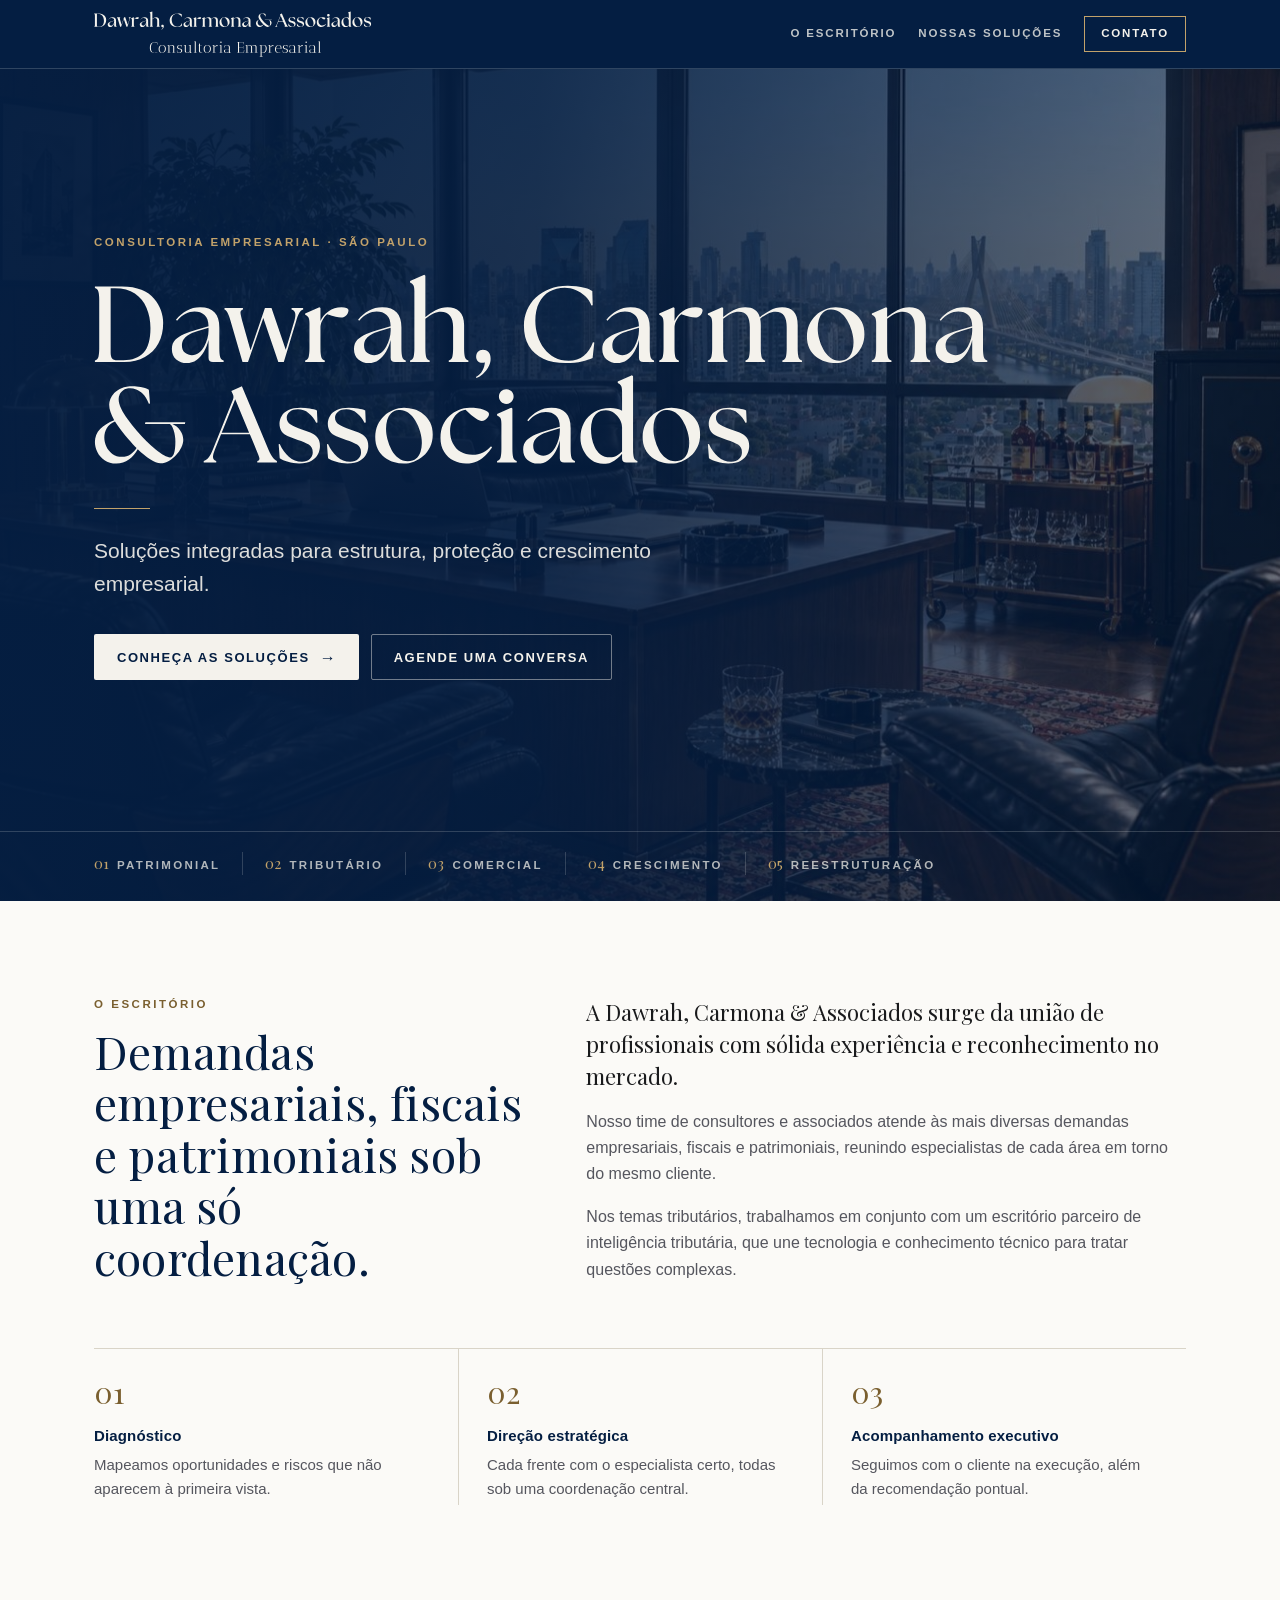
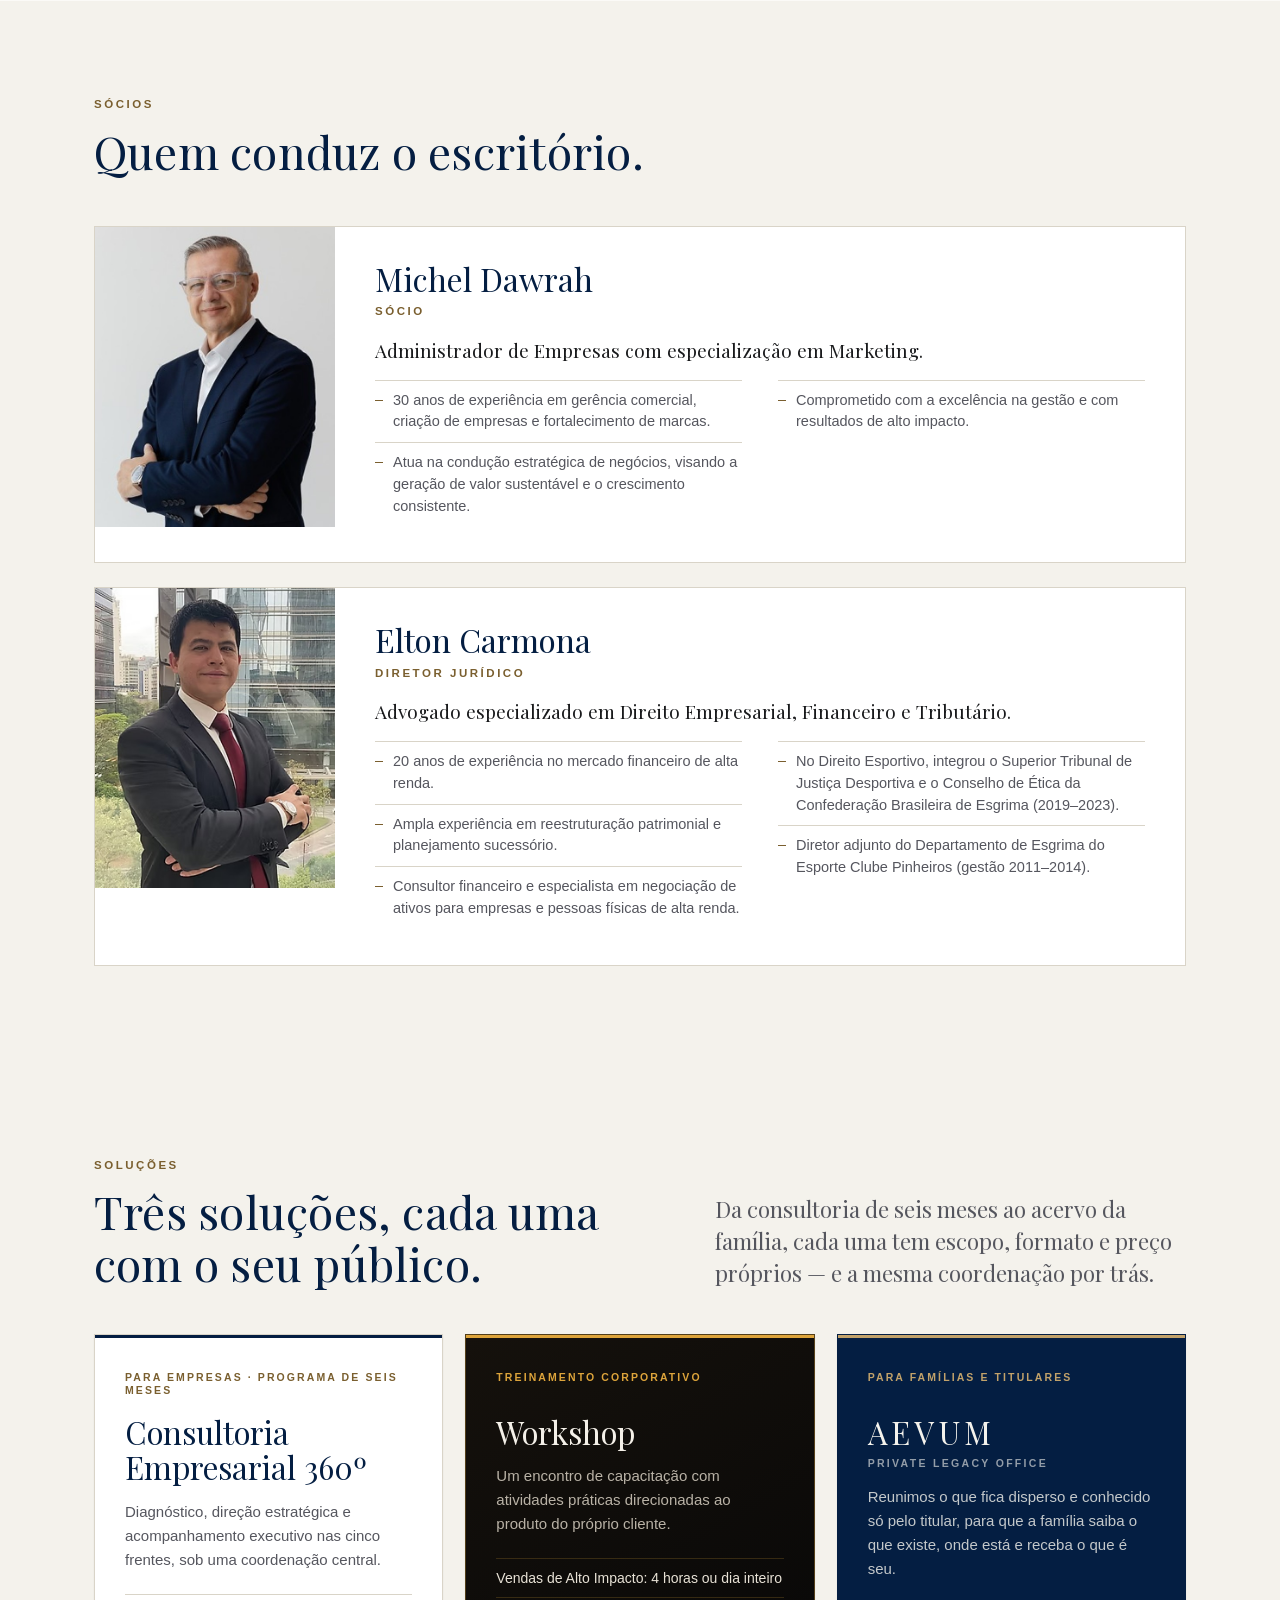
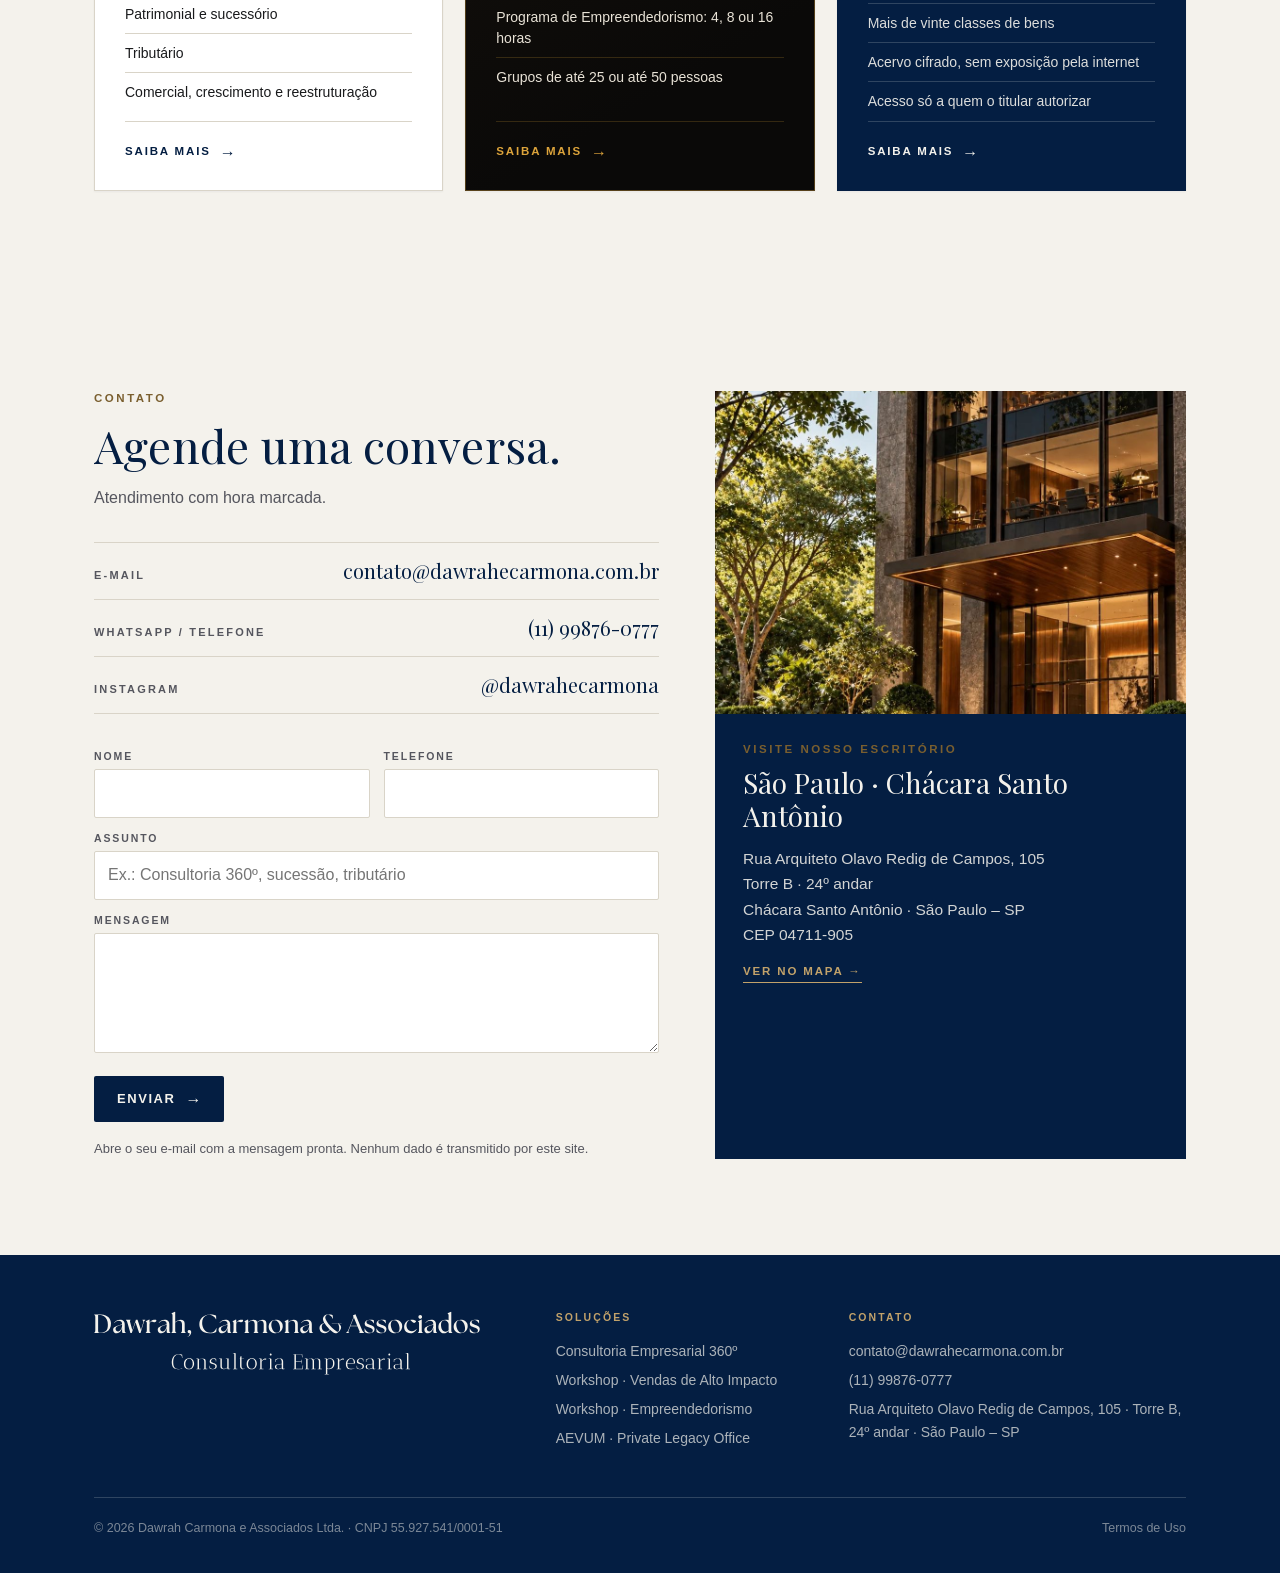
<file: index.html>
<!doctype html>
<html lang="pt-BR"><head><meta charset="utf-8">
<meta name="viewport" content="width=device-width,initial-scale=1">
<title>Dawrah, Carmona &amp; Associados · Consultoria Empresarial</title>
<meta name="description" content="Consultoria empresarial em São Paulo. Quatro soluções sob uma só coordenação: Consultoria 360º, Workshop de Vendas de Alto Impacto, Programa de Empreendedorismo e AEVUM · Private Legacy Office.">
<meta property="og:type" content="website">
<meta property="og:locale" content="pt_BR">
<meta property="og:title" content="Dawrah, Carmona &amp; Associados · Consultoria Empresarial">
<meta property="og:description" content="Soluções integradas para estrutura, proteção e crescimento empresarial.">
<meta name="theme-color" content="#041e42">
<link rel="stylesheet" href="site-base.css">
<style>
/* ---------- hero ---------- */
.hero{position:relative;padding:0;min-height:calc(100svh - 68px);display:flex;flex-direction:column;
  background:linear-gradient(90deg,rgba(4,30,66,.97) 0%,rgba(4,30,66,.9) 42%,rgba(4,30,66,.6) 100%),url(img/escritorio.jpg) center/cover no-repeat var(--navy);
  color:var(--bone)}
.hero .wrap{width:100%}
.hero-body{flex:1;display:flex;align-items:center;padding:72px 0 56px}
.hero h1{font:400 clamp(44px,7.4vw,92px)/.98 var(--serif);letter-spacing:.005em;color:var(--bone)}
.hero h1 .amp{color:var(--brass)}
.hero .desc{margin-top:18px;font:600 12.5px/1.3 var(--sans);letter-spacing:.34em;text-transform:uppercase;color:rgba(244,242,236,.7)}
.hero .tag{max-width:30em;font:400 clamp(18px,2vw,21px)/1.55 var(--sans);color:rgba(244,242,236,.9)}
.hero .ctas{display:flex;flex-wrap:wrap;gap:12px;margin-top:34px}
.fronts{border-top:1px solid var(--navy-line);padding:20px 0 26px}
.fronts ul{list-style:none;margin:0;padding:0;display:flex;flex-wrap:wrap;gap:8px 0}
.fronts li{font:600 11.5px/1 var(--sans);letter-spacing:.2em;text-transform:uppercase;color:rgba(244,242,236,.72);padding:4px 22px 4px 0;margin-right:22px;border-right:1px solid var(--navy-line)}
.fronts li:last-child{border-right:0}
.fronts li b{color:var(--brass);font-family:var(--serif);font-weight:400;font-size:15px;letter-spacing:0;margin-right:8px}
@media (max-width:560px){.fronts li{padding-right:14px;margin-right:14px;font-size:10.5px;letter-spacing:.16em}}
/* ---------- sócios ---------- */
#socios{background:var(--bone)}
.partners{display:grid;grid-template-columns:1fr;gap:24px;margin-top:48px}
.partner{background:var(--white);border:1px solid var(--edge);display:grid;grid-template-columns:240px 1fr;align-items:start}
.portrait{background:var(--navy);color:var(--bone);display:flex;align-items:center;justify-content:center;aspect-ratio:4/5;overflow:hidden}
.portrait img{width:100%;height:100%;object-fit:cover}
.portrait .mono{font:400 72px/1 var(--serif);letter-spacing:.04em}
.portrait .mono i{font-style:normal;color:var(--brass)}
.partner .body{padding:34px 40px 36px}
@media (max-width:760px){.partner{grid-template-columns:170px 1fr}.partner .body{padding:24px 24px 26px}}
@media (max-width:560px){.partner{grid-template-columns:1fr}.portrait{width:150px;margin:22px 22px 0}.partner .body{padding:18px 22px 24px}}
.partner h3{font:400 32px/1.1 var(--serif);color:var(--navy)}
.partner .role{margin-top:8px}
.partner .ph{margin-top:20px}
.bio-lead{margin-top:18px;font:400 19px/1.4 var(--serif);color:var(--ink)}
.bio{list-style:none;margin:16px 0 0;padding:0;columns:2;column-gap:36px}
@media (max-width:900px){.bio{columns:1}}
.bio li{break-inside:avoid;position:relative;padding:9px 0 9px 18px;border-top:1px solid var(--edge);font-size:14.5px;line-height:1.5;color:var(--ink-2)}
.bio li::before{content:"";position:absolute;left:0;top:19px;width:8px;height:1px;background:var(--brass-ink)}
/* ---------- contato ---------- */
#contato{background:var(--bone)}
.contact-grid{display:grid;grid-template-columns:6fr 5fr;gap:56px;margin-top:8px}
@media (max-width:900px){.contact-grid{grid-template-columns:1fr;gap:40px}}
.channels{list-style:none;margin:30px 0 0;padding:0;border-top:1px solid var(--edge)}
.channels li{display:flex;justify-content:space-between;align-items:baseline;gap:16px;padding:16px 0;border-bottom:1px solid var(--edge);flex-wrap:wrap}
.channels .k{font:600 11px/1.3 var(--sans);letter-spacing:.2em;text-transform:uppercase;color:var(--ink-2)}
.channels a{font:400 20px/1.2 var(--serif);color:var(--navy);text-decoration:none;word-break:break-word}
.channels a:hover{text-decoration:underline;text-underline-offset:4px}
form.msg{margin-top:36px;display:grid;grid-template-columns:1fr 1fr;gap:14px}
form.msg .full{grid-column:1/-1}
@media (max-width:560px){form.msg{grid-template-columns:1fr}}
form.msg label{display:block;font:600 10.5px/1.3 var(--sans);letter-spacing:.18em;text-transform:uppercase;color:var(--ink-2);margin-bottom:6px}
form.msg input,form.msg textarea{width:100%;font:16px/1.4 var(--sans);color:var(--ink);background:var(--white);border:1px solid var(--edge);border-radius:2px;padding:12px 13px}
form.msg input:focus,form.msg textarea:focus{outline:2px solid var(--navy);outline-offset:0;border-color:var(--navy)}
form.msg textarea{min-height:120px;resize:vertical}
.form-note{font-size:13px;color:var(--ink-2)}
.visit{background:var(--navy);color:rgba(244,242,236,.86)}
.visit img{width:100%;aspect-ratio:16/11;object-fit:cover}
.visit .in{padding:28px 28px 32px}
.visit h3{font:400 28px/1.15 var(--serif);color:var(--bone);margin:10px 0 14px}
.visit address{font-style:normal;font-size:15.5px;line-height:1.65}
.visit .map{display:inline-block;margin-top:18px;font:600 11.5px/1 var(--sans);letter-spacing:.16em;text-transform:uppercase;color:var(--brass);text-decoration:none;border-bottom:1px solid var(--brass);padding-bottom:5px}
</style>
</head>
<body>
<!--assinatura-->
<!-- gerado por dawrahecarmona/logo/assinatura.py — não editar à mão -->
<style>.dc-2l{display:block;aspect-ratio:489.334/115;width:auto;overflow:visible}.dc-logo{display:block;aspect-ratio:862.100/143;width:auto;overflow:visible}</style>
<svg width="0" height="0" style="position:absolute" aria-hidden="true"><symbol id="dc-2l" viewBox="0 0 489.334 115"><g fill="currentColor"><g transform="translate(0.000 0)"><path transform="translate(-2.281 49.258)" d="M 2.78125 0 L 2.78125 -0.828125 C 3.757812 -1.140625 4.394531 -1.796875 4.6875 -2.796875 C 4.988281 -3.804688 5.140625 -5.375 5.140625 -7.5 L 5.140625 -33.8125 C 5.140625 -35.9375 4.988281 -37.5 4.6875 -38.5 C 4.394531 -39.507812 3.757812 -40.171875 2.78125 -40.484375 L 2.78125 -41.3125 L 17.53125 -41.3125 C 21.78125 -41.3125 25.347656 -40.703125 28.234375 -39.484375 C 31.128906 -38.265625 33.441406 -36.660156 35.171875 -34.671875 C 36.898438 -32.679688 38.15625 -30.523438 38.9375 -28.203125 C 39.726562 -25.890625 40.125 -23.648438 40.125 -21.484375 C 40.164062 -17.234375 39.3125 -13.492188 37.5625 -10.265625 C 35.8125 -7.035156 33.332031 -4.515625 30.125 -2.703125 C 26.914062 -0.898438 23.148438 0 18.828125 0 Z M 11.390625 -5.25 C 11.390625 -3.875 11.625 -2.8125 12.09375 -2.0625 C 12.570312 -1.3125 13.613281 -0.9375 15.21875 -0.9375 L 18.40625 -0.9375 C 23.164062 -0.9375 26.816406 -2.300781 29.359375 -5.03125 C 31.898438 -7.769531 33.171875 -12.289062 33.171875 -18.59375 C 33.171875 -22.644531 32.460938 -26.3125 31.046875 -29.59375 C 29.628906 -32.882812 27.492188 -35.5 24.640625 -37.4375 C 21.785156 -39.382812 18.15625 -40.359375 13.75 -40.359375 L 11.390625 -40.359375 Z M 11.390625 -5.25"/><path transform="translate(40.848 49.258)" d="M 24.203125 0 C 22.617188 0 21.828125 -0.785156 21.828125 -2.359375 L 21.828125 -12.09375 C 21.285156 -9.8125 20.460938 -7.707031 19.359375 -5.78125 C 18.253906 -3.851562 16.894531 -2.304688 15.28125 -1.140625 C 13.664062 0.0117188 11.835938 0.59375 9.796875 0.59375 C 7.628906 0.59375 5.75 -0.0703125 4.15625 -1.40625 C 2.5625 -2.75 1.765625 -4.660156 1.765625 -7.140625 C 1.765625 -9.179688 2.382812 -10.84375 3.625 -12.125 C 4.863281 -13.40625 6.503906 -14.476562 8.546875 -15.34375 C 10.597656 -16.207031 12.84375 -16.972656 15.28125 -17.640625 L 21.828125 -19.53125 C 21.796875 -22.445312 21.0625 -24.523438 19.625 -25.765625 C 18.1875 -27.003906 16.363281 -27.625 14.15625 -27.625 C 12.507812 -27.625 10.878906 -27.238281 9.265625 -26.46875 C 7.648438 -25.695312 6.097656 -24.410156 4.609375 -22.609375 L 4.015625 -23.140625 C 5.660156 -25.179688 7.601562 -26.820312 9.84375 -28.0625 C 12.09375 -29.300781 14.554688 -29.921875 17.234375 -29.921875 C 20.816406 -29.921875 23.460938 -28.984375 25.171875 -27.109375 C 26.878906 -25.242188 27.734375 -22.503906 27.734375 -18.890625 L 27.734375 -7.5 C 27.734375 -5.375 27.878906 -3.804688 28.171875 -2.796875 C 28.472656 -1.796875 29.113281 -1.140625 30.09375 -0.828125 L 30.09375 0 Z M 7.265625 -9.203125 C 7.265625 -7.273438 7.84375 -5.878906 9 -5.015625 C 10.15625 -4.148438 11.40625 -3.71875 12.75 -3.71875 C 14.207031 -3.71875 15.492188 -4.160156 16.609375 -5.046875 C 17.734375 -5.929688 18.675781 -7.070312 19.4375 -8.46875 C 20.207031 -9.863281 20.796875 -11.328125 21.203125 -12.859375 C 21.617188 -14.398438 21.828125 -15.835938 21.828125 -17.171875 L 21.828125 -18.703125 L 15.515625 -16.875 C 14.804688 -16.675781 13.988281 -16.390625 13.0625 -16.015625 C 12.144531 -15.648438 11.242188 -15.171875 10.359375 -14.578125 C 9.472656 -13.984375 8.734375 -13.242188 8.140625 -12.359375 C 7.554688 -11.472656 7.265625 -10.421875 7.265625 -9.203125 Z M 7.265625 -9.203125"/><path transform="translate(72.118 49.258)" d="M 2.65625 -22.3125 C 2.0625 -24.351562 1.519531 -25.851562 1.03125 -26.8125 C 0.539062 -27.78125 -0.0351562 -28.40625 -0.703125 -28.6875 L -0.703125 -29.5 L 9.390625 -29.5 L 9.390625 -28.6875 C 8.398438 -28.363281 7.953125 -27.726562 8.046875 -26.78125 C 8.148438 -25.84375 8.476562 -24.351562 9.03125 -22.3125 L 13.515625 -6.484375 L 21.421875 -29.5 L 25.015625 -29.5 L 32.8125 -6.734375 L 37.46875 -22.3125 C 38.0625 -24.351562 38.21875 -25.863281 37.9375 -26.84375 C 37.664062 -27.832031 37.019531 -28.445312 36 -28.6875 L 36 -29.5 L 42.3125 -29.5 L 42.3125 -28.6875 C 41.445312 -28.40625 40.738281 -27.78125 40.1875 -26.8125 C 39.632812 -25.851562 39.066406 -24.351562 38.484375 -22.3125 L 31.75 0 L 28.734375 0 L 20.53125 -24.140625 L 12.15625 0 L 9.140625 0 Z M 2.65625 -22.3125"/><path transform="translate(113.889 49.258)" d="M 1.65625 0 L 1.65625 -0.828125 C 2.632812 -1.140625 3.269531 -1.796875 3.5625 -2.796875 C 3.863281 -3.804688 4.015625 -5.375 4.015625 -7.5 L 4.015625 -21.0625 C 4.015625 -22.800781 3.804688 -23.941406 3.390625 -24.484375 C 2.984375 -25.035156 2.40625 -25.472656 1.65625 -25.796875 L 1.65625 -26.609375 L 9.4375 -30.03125 L 10.03125 -29.5625 L 10.03125 -22.421875 C 10.9375 -24.546875 12.375 -26.28125 14.34375 -27.625 C 15.445312 -28.40625 16.578125 -28.984375 17.734375 -29.359375 C 18.890625 -29.734375 20.175781 -29.921875 21.59375 -29.921875 C 22.625 -29.921875 23.507812 -29.78125 24.25 -29.5 C 25 -29.226562 25.375 -28.78125 25.375 -28.15625 C 25.375 -27.71875 25.222656 -27.191406 24.921875 -26.578125 C 24.628906 -25.972656 24.1875 -25.441406 23.59375 -24.984375 C 23.007812 -24.535156 22.265625 -24.3125 21.359375 -24.3125 C 20.535156 -24.3125 19.523438 -24.457031 18.328125 -24.75 C 17.128906 -25.050781 15.582031 -25.492188 13.6875 -26.078125 C 12.9375 -25.453125 12.160156 -24.53125 11.359375 -23.3125 C 10.554688 -22.09375 10.113281 -20.734375 10.03125 -19.234375 L 10.03125 -7.5 C 10.03125 -5.375 10.175781 -3.804688 10.46875 -2.796875 C 10.769531 -1.796875 11.410156 -1.140625 12.390625 -0.828125 L 12.390625 0 Z M 1.65625 0"/><path transform="translate(140.498 49.258)" d="M 24.203125 0 C 22.617188 0 21.828125 -0.785156 21.828125 -2.359375 L 21.828125 -12.09375 C 21.285156 -9.8125 20.460938 -7.707031 19.359375 -5.78125 C 18.253906 -3.851562 16.894531 -2.304688 15.28125 -1.140625 C 13.664062 0.0117188 11.835938 0.59375 9.796875 0.59375 C 7.628906 0.59375 5.75 -0.0703125 4.15625 -1.40625 C 2.5625 -2.75 1.765625 -4.660156 1.765625 -7.140625 C 1.765625 -9.179688 2.382812 -10.84375 3.625 -12.125 C 4.863281 -13.40625 6.503906 -14.476562 8.546875 -15.34375 C 10.597656 -16.207031 12.84375 -16.972656 15.28125 -17.640625 L 21.828125 -19.53125 C 21.796875 -22.445312 21.0625 -24.523438 19.625 -25.765625 C 18.1875 -27.003906 16.363281 -27.625 14.15625 -27.625 C 12.507812 -27.625 10.878906 -27.238281 9.265625 -26.46875 C 7.648438 -25.695312 6.097656 -24.410156 4.609375 -22.609375 L 4.015625 -23.140625 C 5.660156 -25.179688 7.601562 -26.820312 9.84375 -28.0625 C 12.09375 -29.300781 14.554688 -29.921875 17.234375 -29.921875 C 20.816406 -29.921875 23.460938 -28.984375 25.171875 -27.109375 C 26.878906 -25.242188 27.734375 -22.503906 27.734375 -18.890625 L 27.734375 -7.5 C 27.734375 -5.375 27.878906 -3.804688 28.171875 -2.796875 C 28.472656 -1.796875 29.113281 -1.140625 30.09375 -0.828125 L 30.09375 0 Z M 7.265625 -9.203125 C 7.265625 -7.273438 7.84375 -5.878906 9 -5.015625 C 10.15625 -4.148438 11.40625 -3.71875 12.75 -3.71875 C 14.207031 -3.71875 15.492188 -4.160156 16.609375 -5.046875 C 17.734375 -5.929688 18.675781 -7.070312 19.4375 -8.46875 C 20.207031 -9.863281 20.796875 -11.328125 21.203125 -12.859375 C 21.617188 -14.398438 21.828125 -15.835938 21.828125 -17.171875 L 21.828125 -18.703125 L 15.515625 -16.875 C 14.804688 -16.675781 13.988281 -16.390625 13.0625 -16.015625 C 12.144531 -15.648438 11.242188 -15.171875 10.359375 -14.578125 C 9.472656 -13.984375 8.734375 -13.242188 8.140625 -12.359375 C 7.554688 -11.472656 7.265625 -10.421875 7.265625 -9.203125 Z M 7.265625 -9.203125"/><path transform="translate(171.768 49.258)" d="M 1.1875 0 L 1.1875 -0.828125 C 2.164062 -1.140625 2.800781 -1.796875 3.09375 -2.796875 C 3.394531 -3.804688 3.546875 -5.375 3.546875 -7.5 L 3.546875 -38.765625 C 3.546875 -40.503906 3.335938 -41.644531 2.921875 -42.1875 C 2.503906 -42.738281 1.925781 -43.175781 1.1875 -43.5 L 1.1875 -44.328125 L 8.96875 -47.75 L 9.5625 -47.265625 L 9.5625 -24.609375 C 11.175781 -25.941406 13.023438 -27.160156 15.109375 -28.265625 C 17.191406 -29.367188 19.375 -29.921875 21.65625 -29.921875 C 24.375 -29.921875 26.566406 -29.160156 28.234375 -27.640625 C 29.910156 -26.128906 30.75 -23.644531 30.75 -20.1875 L 30.75 -7.5 C 30.75 -5.375 30.894531 -3.804688 31.1875 -2.796875 C 31.476562 -1.796875 32.117188 -1.140625 33.109375 -0.828125 L 33.109375 0 L 22.359375 0 L 22.359375 -0.828125 C 23.347656 -1.140625 23.988281 -1.796875 24.28125 -2.796875 C 24.582031 -3.804688 24.734375 -5.375 24.734375 -7.5 L 24.734375 -19.125 C 24.734375 -21.800781 24.171875 -23.875 23.046875 -25.34375 C 21.921875 -26.820312 20.257812 -27.5625 18.0625 -27.5625 C 16.6875 -27.5625 15.328125 -27.222656 13.984375 -26.546875 C 12.648438 -25.878906 11.175781 -24.898438 9.5625 -23.609375 L 9.5625 -7.5 C 9.5625 -5.375 9.707031 -3.804688 10 -2.796875 C 10.300781 -1.796875 10.941406 -1.140625 11.921875 -0.828125 L 11.921875 0 Z M 1.1875 0"/><path transform="translate(206.046 49.258)" d="M 2.953125 8.140625 C 4.484375 7.390625 5.648438 6.265625 6.453125 4.765625 C 7.265625 3.273438 7.726562 1.765625 7.84375 0.234375 C 7.613281 0.273438 7.378906 0.320312 7.140625 0.375 C 6.898438 0.4375 6.644531 0.46875 6.375 0.46875 C 5.425781 0.46875 4.632812 0.152344 4 -0.46875 C 3.375 -1.101562 3.0625 -1.890625 3.0625 -2.828125 C 3.0625 -3.972656 3.394531 -4.910156 4.0625 -5.640625 C 4.738281 -6.367188 5.628906 -6.734375 6.734375 -6.734375 C 7.984375 -6.734375 9.003906 -6.335938 9.796875 -5.546875 C 10.585938 -4.753906 10.984375 -3.492188 10.984375 -1.765625 C 10.984375 -0.191406 10.578125 1.316406 9.765625 2.765625 C 8.960938 4.222656 7.96875 5.472656 6.78125 6.515625 C 5.601562 7.554688 4.425781 8.296875 3.25 8.734375 Z M 2.953125 8.140625"/><path transform="translate(232.065 49.258)" d="M 25.96875 0.59375 C 21.28125 0.59375 17.222656 -0.203125 13.796875 -1.796875 C 10.378906 -3.390625 7.753906 -5.710938 5.921875 -8.765625 C 4.097656 -11.816406 3.1875 -15.546875 3.1875 -19.953125 C 3.1875 -22.941406 3.742188 -25.742188 4.859375 -28.359375 C 5.984375 -30.972656 7.597656 -33.28125 9.703125 -35.28125 C 11.804688 -37.289062 14.320312 -38.863281 17.25 -40 C 20.1875 -41.144531 23.46875 -41.71875 27.09375 -41.71875 C 28.539062 -41.71875 30.117188 -41.617188 31.828125 -41.421875 C 33.546875 -41.234375 35.179688 -40.929688 36.734375 -40.515625 C 38.285156 -40.097656 39.578125 -39.535156 40.609375 -38.828125 L 40.84375 -31.046875 L 40.125 -30.859375 C 39.34375 -32.910156 38.179688 -34.648438 36.640625 -36.078125 C 35.109375 -37.515625 33.390625 -38.628906 31.484375 -39.421875 C 29.578125 -40.210938 27.597656 -40.609375 25.546875 -40.609375 C 22.398438 -40.609375 19.617188 -39.914062 17.203125 -38.53125 C 14.785156 -37.15625 12.882812 -35.140625 11.5 -32.484375 C 10.125 -29.828125 9.4375 -26.535156 9.4375 -22.609375 C 9.4375 -19.773438 9.847656 -17.039062 10.671875 -14.40625 C 11.503906 -11.769531 12.695312 -9.414062 14.25 -7.34375 C 15.800781 -5.28125 17.707031 -3.648438 19.96875 -2.453125 C 22.238281 -1.253906 24.804688 -0.65625 27.671875 -0.65625 C 30.984375 -0.65625 33.757812 -1.578125 36 -3.421875 C 38.238281 -5.273438 39.890625 -7.734375 40.953125 -10.796875 L 41.71875 -10.6875 L 40.78125 -2.25 C 39.207031 -1.539062 37.25 -0.890625 34.90625 -0.296875 C 32.5625 0.292969 29.582031 0.59375 25.96875 0.59375 Z M 25.96875 0.59375"/><path transform="translate(276.374 49.258)" d="M 24.203125 0 C 22.617188 0 21.828125 -0.785156 21.828125 -2.359375 L 21.828125 -12.09375 C 21.285156 -9.8125 20.460938 -7.707031 19.359375 -5.78125 C 18.253906 -3.851562 16.894531 -2.304688 15.28125 -1.140625 C 13.664062 0.0117188 11.835938 0.59375 9.796875 0.59375 C 7.628906 0.59375 5.75 -0.0703125 4.15625 -1.40625 C 2.5625 -2.75 1.765625 -4.660156 1.765625 -7.140625 C 1.765625 -9.179688 2.382812 -10.84375 3.625 -12.125 C 4.863281 -13.40625 6.503906 -14.476562 8.546875 -15.34375 C 10.597656 -16.207031 12.84375 -16.972656 15.28125 -17.640625 L 21.828125 -19.53125 C 21.796875 -22.445312 21.0625 -24.523438 19.625 -25.765625 C 18.1875 -27.003906 16.363281 -27.625 14.15625 -27.625 C 12.507812 -27.625 10.878906 -27.238281 9.265625 -26.46875 C 7.648438 -25.695312 6.097656 -24.410156 4.609375 -22.609375 L 4.015625 -23.140625 C 5.660156 -25.179688 7.601562 -26.820312 9.84375 -28.0625 C 12.09375 -29.300781 14.554688 -29.921875 17.234375 -29.921875 C 20.816406 -29.921875 23.460938 -28.984375 25.171875 -27.109375 C 26.878906 -25.242188 27.734375 -22.503906 27.734375 -18.890625 L 27.734375 -7.5 C 27.734375 -5.375 27.878906 -3.804688 28.171875 -2.796875 C 28.472656 -1.796875 29.113281 -1.140625 30.09375 -0.828125 L 30.09375 0 Z M 7.265625 -9.203125 C 7.265625 -7.273438 7.84375 -5.878906 9 -5.015625 C 10.15625 -4.148438 11.40625 -3.71875 12.75 -3.71875 C 14.207031 -3.71875 15.492188 -4.160156 16.609375 -5.046875 C 17.734375 -5.929688 18.675781 -7.070312 19.4375 -8.46875 C 20.207031 -9.863281 20.796875 -11.328125 21.203125 -12.859375 C 21.617188 -14.398438 21.828125 -15.835938 21.828125 -17.171875 L 21.828125 -18.703125 L 15.515625 -16.875 C 14.804688 -16.675781 13.988281 -16.390625 13.0625 -16.015625 C 12.144531 -15.648438 11.242188 -15.171875 10.359375 -14.578125 C 9.472656 -13.984375 8.734375 -13.242188 8.140625 -12.359375 C 7.554688 -11.472656 7.265625 -10.421875 7.265625 -9.203125 Z M 7.265625 -9.203125"/><path transform="translate(307.643 49.258)" d="M 1.65625 0 L 1.65625 -0.828125 C 2.632812 -1.140625 3.269531 -1.796875 3.5625 -2.796875 C 3.863281 -3.804688 4.015625 -5.375 4.015625 -7.5 L 4.015625 -21.0625 C 4.015625 -22.800781 3.804688 -23.941406 3.390625 -24.484375 C 2.984375 -25.035156 2.40625 -25.472656 1.65625 -25.796875 L 1.65625 -26.609375 L 9.4375 -30.03125 L 10.03125 -29.5625 L 10.03125 -22.421875 C 10.9375 -24.546875 12.375 -26.28125 14.34375 -27.625 C 15.445312 -28.40625 16.578125 -28.984375 17.734375 -29.359375 C 18.890625 -29.734375 20.175781 -29.921875 21.59375 -29.921875 C 22.625 -29.921875 23.507812 -29.78125 24.25 -29.5 C 25 -29.226562 25.375 -28.78125 25.375 -28.15625 C 25.375 -27.71875 25.222656 -27.191406 24.921875 -26.578125 C 24.628906 -25.972656 24.1875 -25.441406 23.59375 -24.984375 C 23.007812 -24.535156 22.265625 -24.3125 21.359375 -24.3125 C 20.535156 -24.3125 19.523438 -24.457031 18.328125 -24.75 C 17.128906 -25.050781 15.582031 -25.492188 13.6875 -26.078125 C 12.9375 -25.453125 12.160156 -24.53125 11.359375 -23.3125 C 10.554688 -22.09375 10.113281 -20.734375 10.03125 -19.234375 L 10.03125 -7.5 C 10.03125 -5.375 10.175781 -3.804688 10.46875 -2.796875 C 10.769531 -1.796875 11.410156 -1.140625 12.390625 -0.828125 L 12.390625 0 Z M 1.65625 0"/><path transform="translate(334.252 49.258)" d="M 1.65625 0 L 1.65625 -0.828125 C 2.632812 -1.140625 3.269531 -1.796875 3.5625 -2.796875 C 3.863281 -3.804688 4.015625 -5.375 4.015625 -7.5 L 4.015625 -21.0625 C 4.015625 -22.800781 3.804688 -23.941406 3.390625 -24.484375 C 2.984375 -25.035156 2.40625 -25.472656 1.65625 -25.796875 L 1.65625 -26.609375 L 9.4375 -30.03125 L 10.03125 -29.5625 L 10.03125 -24.609375 C 11.644531 -25.941406 13.492188 -27.160156 15.578125 -28.265625 C 17.660156 -29.367188 19.84375 -29.921875 22.125 -29.921875 C 24.21875 -29.921875 25.929688 -29.5 27.265625 -28.65625 C 28.597656 -27.8125 29.539062 -26.441406 30.09375 -24.546875 C 31.707031 -25.890625 33.566406 -27.117188 35.671875 -28.234375 C 37.773438 -29.359375 39.988281 -29.921875 42.3125 -29.921875 C 45.03125 -29.921875 47.125 -29.160156 48.59375 -27.640625 C 50.070312 -26.128906 50.8125 -23.644531 50.8125 -20.1875 L 50.8125 -7.5 C 50.8125 -5.375 50.957031 -3.804688 51.25 -2.796875 C 51.550781 -1.796875 52.191406 -1.140625 53.171875 -0.828125 L 53.171875 0 L 42.4375 0 L 42.4375 -0.828125 C 43.414062 -1.140625 44.050781 -1.796875 44.34375 -2.796875 C 44.644531 -3.804688 44.796875 -5.375 44.796875 -7.5 L 44.796875 -19.125 C 44.796875 -21.800781 44.332031 -23.875 43.40625 -25.34375 C 42.476562 -26.820312 40.914062 -27.5625 38.71875 -27.5625 C 37.34375 -27.5625 35.984375 -27.234375 34.640625 -26.578125 C 33.304688 -25.929688 31.851562 -24.976562 30.28125 -23.71875 C 30.507812 -22.65625 30.625 -21.476562 30.625 -20.1875 L 30.625 -7.5 C 30.625 -5.375 30.769531 -3.804688 31.0625 -2.796875 C 31.363281 -1.796875 32.003906 -1.140625 32.984375 -0.828125 L 32.984375 0 L 22.25 0 L 22.25 -0.828125 C 23.226562 -1.140625 23.863281 -1.796875 24.15625 -2.796875 C 24.457031 -3.804688 24.609375 -5.375 24.609375 -7.5 L 24.609375 -19.125 C 24.609375 -21.800781 24.144531 -23.875 23.21875 -25.34375 C 22.289062 -26.820312 20.726562 -27.5625 18.53125 -27.5625 C 17.15625 -27.5625 15.796875 -27.222656 14.453125 -26.546875 C 13.117188 -25.878906 11.644531 -24.898438 10.03125 -23.609375 L 10.03125 -7.5 C 10.03125 -5.375 10.175781 -3.804688 10.46875 -2.796875 C 10.769531 -1.796875 11.410156 -1.140625 12.390625 -0.828125 L 12.390625 0 Z M 1.65625 0"/><path transform="translate(388.296 49.258)" d="M 17.59375 0.59375 C 15.65625 0.59375 13.753906 0.304688 11.890625 -0.265625 C 10.023438 -0.835938 8.332031 -1.722656 6.8125 -2.921875 C 5.300781 -4.117188 4.09375 -5.628906 3.1875 -7.453125 C 2.28125 -9.285156 1.828125 -11.460938 1.828125 -13.984375 C 1.828125 -16.390625 2.257812 -18.5625 3.125 -20.5 C 3.988281 -22.445312 5.164062 -24.117188 6.65625 -25.515625 C 8.15625 -26.921875 9.847656 -28.003906 11.734375 -28.765625 C 13.628906 -29.535156 15.582031 -29.921875 17.59375 -29.921875 C 19.4375 -29.921875 21.269531 -29.644531 23.09375 -29.09375 C 24.925781 -28.539062 26.617188 -27.664062 28.171875 -26.46875 C 29.734375 -25.269531 30.972656 -23.742188 31.890625 -21.890625 C 32.816406 -20.046875 33.28125 -17.820312 33.28125 -15.21875 C 33.28125 -12.707031 32.796875 -10.46875 31.828125 -8.5 C 30.867188 -6.53125 29.613281 -4.875 28.0625 -3.53125 C 26.507812 -2.195312 24.804688 -1.175781 22.953125 -0.46875 C 21.109375 0.238281 19.320312 0.59375 17.59375 0.59375 Z M 7.734375 -18.40625 C 7.734375 -16.675781 7.988281 -14.785156 8.5 -12.734375 C 9.007812 -10.691406 9.765625 -8.753906 10.765625 -6.921875 C 11.773438 -5.097656 13.023438 -3.601562 14.515625 -2.4375 C 16.015625 -1.28125 17.726562 -0.703125 19.65625 -0.703125 C 21.582031 -0.703125 23.101562 -1.191406 24.21875 -2.171875 C 25.34375 -3.160156 26.140625 -4.421875 26.609375 -5.953125 C 27.085938 -7.492188 27.328125 -9.085938 27.328125 -10.734375 C 27.328125 -12.628906 27.019531 -14.644531 26.40625 -16.78125 C 25.800781 -18.925781 24.9375 -20.941406 23.8125 -22.828125 C 22.6875 -24.722656 21.335938 -26.226562 19.765625 -27.34375 C 18.191406 -28.46875 16.460938 -28.929688 14.578125 -28.734375 C 12.890625 -28.578125 11.539062 -28 10.53125 -27 C 9.53125 -26 8.8125 -24.738281 8.375 -23.21875 C 7.945312 -21.707031 7.734375 -20.101562 7.734375 -18.40625 Z M 7.734375 -18.40625"/><path transform="translate(423.990 49.258)" d="M 1.65625 0 L 1.65625 -0.828125 C 2.632812 -1.140625 3.269531 -1.796875 3.5625 -2.796875 C 3.863281 -3.804688 4.015625 -5.375 4.015625 -7.5 L 4.015625 -21.0625 C 4.015625 -22.800781 3.804688 -23.941406 3.390625 -24.484375 C 2.984375 -25.035156 2.40625 -25.472656 1.65625 -25.796875 L 1.65625 -26.609375 L 9.4375 -30.03125 L 10.03125 -29.5625 L 10.03125 -24.609375 C 11.644531 -25.941406 13.492188 -27.160156 15.578125 -28.265625 C 17.660156 -29.367188 19.84375 -29.921875 22.125 -29.921875 C 24.84375 -29.921875 27.035156 -29.160156 28.703125 -27.640625 C 30.378906 -26.128906 31.21875 -23.644531 31.21875 -20.1875 L 31.21875 -7.5 C 31.21875 -5.375 31.363281 -3.804688 31.65625 -2.796875 C 31.957031 -1.796875 32.597656 -1.140625 33.578125 -0.828125 L 33.578125 0 L 22.84375 0 L 22.84375 -0.828125 C 23.820312 -1.140625 24.457031 -1.796875 24.75 -2.796875 C 25.050781 -3.804688 25.203125 -5.375 25.203125 -7.5 L 25.203125 -19.125 C 25.203125 -21.800781 24.640625 -23.875 23.515625 -25.34375 C 22.390625 -26.820312 20.726562 -27.5625 18.53125 -27.5625 C 17.15625 -27.5625 15.796875 -27.222656 14.453125 -26.546875 C 13.117188 -25.878906 11.644531 -24.898438 10.03125 -23.609375 L 10.03125 -7.5 C 10.03125 -5.375 10.175781 -3.804688 10.46875 -2.796875 C 10.769531 -1.796875 11.410156 -1.140625 12.390625 -0.828125 L 12.390625 0 Z M 1.65625 0"/><path transform="translate(458.741 49.258)" d="M 24.203125 0 C 22.617188 0 21.828125 -0.785156 21.828125 -2.359375 L 21.828125 -12.09375 C 21.285156 -9.8125 20.460938 -7.707031 19.359375 -5.78125 C 18.253906 -3.851562 16.894531 -2.304688 15.28125 -1.140625 C 13.664062 0.0117188 11.835938 0.59375 9.796875 0.59375 C 7.628906 0.59375 5.75 -0.0703125 4.15625 -1.40625 C 2.5625 -2.75 1.765625 -4.660156 1.765625 -7.140625 C 1.765625 -9.179688 2.382812 -10.84375 3.625 -12.125 C 4.863281 -13.40625 6.503906 -14.476562 8.546875 -15.34375 C 10.597656 -16.207031 12.84375 -16.972656 15.28125 -17.640625 L 21.828125 -19.53125 C 21.796875 -22.445312 21.0625 -24.523438 19.625 -25.765625 C 18.1875 -27.003906 16.363281 -27.625 14.15625 -27.625 C 12.507812 -27.625 10.878906 -27.238281 9.265625 -26.46875 C 7.648438 -25.695312 6.097656 -24.410156 4.609375 -22.609375 L 4.015625 -23.140625 C 5.660156 -25.179688 7.601562 -26.820312 9.84375 -28.0625 C 12.09375 -29.300781 14.554688 -29.921875 17.234375 -29.921875 C 20.816406 -29.921875 23.460938 -28.984375 25.171875 -27.109375 C 26.878906 -25.242188 27.734375 -22.503906 27.734375 -18.890625 L 27.734375 -7.5 C 27.734375 -5.375 27.878906 -3.804688 28.171875 -2.796875 C 28.472656 -1.796875 29.113281 -1.140625 30.09375 -0.828125 L 30.09375 0 Z M 7.265625 -9.203125 C 7.265625 -7.273438 7.84375 -5.878906 9 -5.015625 C 10.15625 -4.148438 11.40625 -3.71875 12.75 -3.71875 C 14.207031 -3.71875 15.492188 -4.160156 16.609375 -5.046875 C 17.734375 -5.929688 18.675781 -7.070312 19.4375 -8.46875 C 20.207031 -9.863281 20.796875 -11.328125 21.203125 -12.859375 C 21.617188 -14.398438 21.828125 -15.835938 21.828125 -17.171875 L 21.828125 -18.703125 L 15.515625 -16.875 C 14.804688 -16.675781 13.988281 -16.390625 13.0625 -16.015625 C 12.144531 -15.648438 11.242188 -15.171875 10.359375 -14.578125 C 9.472656 -13.984375 8.734375 -13.242188 8.140625 -12.359375 C 7.554688 -11.472656 7.265625 -10.421875 7.265625 -9.203125 Z M 7.265625 -9.203125"/></g><g transform="translate(0.000 55)"><path transform="translate(-1.266 49.258)" d="M 37.65625 0.40625 C 36.082031 0.40625 34.191406 -0.304688 31.984375 -1.734375 C 29.785156 -3.171875 27.523438 -5.015625 25.203125 -7.265625 C 23.941406 -4.984375 22.316406 -3.101562 20.328125 -1.625 C 18.335938 -0.144531 16.066406 0.59375 13.515625 0.59375 C 10.953125 0.59375 8.796875 -0.015625 7.046875 -1.234375 C 5.296875 -2.453125 3.976562 -3.976562 3.09375 -5.8125 C 2.207031 -7.644531 1.765625 -9.445312 1.765625 -11.21875 C 1.765625 -13.96875 2.71875 -16.34375 4.625 -18.34375 C 6.539062 -20.351562 9.109375 -21.96875 12.328125 -23.1875 C 11.460938 -24.6875 10.785156 -26.15625 10.296875 -27.59375 C 9.804688 -29.03125 9.5625 -30.414062 9.5625 -31.75 C 9.5625 -32.65625 9.773438 -33.664062 10.203125 -34.78125 C 10.640625 -35.90625 11.347656 -37 12.328125 -38.0625 C 13.316406 -39.125 14.644531 -40 16.3125 -40.6875 C 17.988281 -41.375 20.085938 -41.71875 22.609375 -41.71875 C 23.742188 -41.71875 25.144531 -41.585938 26.8125 -41.328125 C 28.488281 -41.078125 29.976562 -40.578125 31.28125 -39.828125 L 31.921875 -32.34375 L 31.28125 -32.21875 C 30.257812 -34.65625 29.144531 -36.460938 27.9375 -37.640625 C 26.738281 -38.828125 25.554688 -39.617188 24.390625 -40.015625 C 23.234375 -40.410156 22.144531 -40.609375 21.125 -40.609375 C 19.507812 -40.609375 18.226562 -40.269531 17.28125 -39.59375 C 16.34375 -38.925781 15.6875 -38.140625 15.3125 -37.234375 C 14.9375 -36.328125 14.75 -35.519531 14.75 -34.8125 C 14.75 -33.238281 15.203125 -31.5 16.109375 -29.59375 C 17.015625 -27.6875 18.210938 -25.695312 19.703125 -23.625 C 21.203125 -21.5625 22.859375 -19.46875 24.671875 -17.34375 C 26.359375 -15.414062 28.085938 -13.578125 29.859375 -11.828125 C 31.628906 -10.078125 33.347656 -8.523438 35.015625 -7.171875 C 36.691406 -5.816406 38.207031 -4.742188 39.5625 -3.953125 C 40.925781 -3.171875 42.019531 -2.78125 42.84375 -2.78125 C 43.863281 -2.78125 44.609375 -3.535156 45.078125 -5.046875 C 45.554688 -6.554688 45.796875 -8.691406 45.796875 -11.453125 C 45.796875 -12.359375 45.71875 -13.359375 45.5625 -14.453125 C 45.40625 -15.554688 45.164062 -16.609375 44.84375 -17.609375 C 44.53125 -18.617188 44.164062 -19.445312 43.75 -20.09375 C 43.34375 -20.738281 42.882812 -21.0625 42.375 -21.0625 L 29.15625 -21.0625 L 29.390625 -22.015625 L 51.21875 -22.015625 L 50.984375 -21.0625 L 44.140625 -21.0625 C 45.867188 -20.320312 47.296875 -19.160156 48.421875 -17.578125 C 49.546875 -16.003906 50.109375 -14.273438 50.109375 -12.390625 C 50.109375 -11.128906 49.753906 -9.757812 49.046875 -8.28125 C 48.335938 -6.8125 47.390625 -5.414062 46.203125 -4.09375 C 45.023438 -2.78125 43.695312 -1.703125 42.21875 -0.859375 C 40.75 -0.015625 39.226562 0.40625 37.65625 0.40625 Z M 6.90625 -13.6875 C 6.90625 -12.039062 7.273438 -10.398438 8.015625 -8.765625 C 8.765625 -7.128906 9.859375 -5.78125 11.296875 -4.71875 C 12.734375 -3.65625 14.476562 -3.125 16.53125 -3.125 C 18.375 -3.125 19.984375 -3.613281 21.359375 -4.59375 C 22.734375 -5.582031 23.796875 -6.6875 24.546875 -7.90625 C 23.796875 -8.695312 23.035156 -9.503906 22.265625 -10.328125 C 21.503906 -11.148438 20.75 -11.992188 20 -12.859375 C 18.664062 -14.472656 17.367188 -16.085938 16.109375 -17.703125 C 14.847656 -19.316406 13.726562 -20.910156 12.75 -22.484375 C 10.738281 -21.617188 9.257812 -20.4375 8.3125 -18.9375 C 7.375 -17.445312 6.90625 -15.695312 6.90625 -13.6875 Z M 6.90625 -13.6875"/><path transform="translate(61.274 49.258)" d="M -1.234375 0 L -1.234375 -0.828125 C -0.328125 -1.140625 0.523438 -1.75 1.328125 -2.65625 C 2.128906 -3.5625 2.925781 -5 3.71875 -6.96875 L 14.75 -34.34375 C 15.1875 -35.445312 15.148438 -36.507812 14.640625 -37.53125 L 13.875 -39.1875 L 19.65625 -41.78125 L 34.28125 -6.90625 C 35.113281 -4.976562 35.910156 -3.5625 36.671875 -2.65625 C 37.441406 -1.75 38.160156 -1.140625 38.828125 -0.828125 L 38.828125 0 L 28.09375 0 L 28.09375 -0.828125 C 29.070312 -1.140625 29.429688 -1.75 29.171875 -2.65625 C 28.921875 -3.5625 28.382812 -4.976562 27.5625 -6.90625 L 24.015625 -15.40625 L 8.265625 -15.40625 L 4.84375 -6.96875 C 4.050781 -5 3.734375 -3.539062 3.890625 -2.59375 C 4.046875 -1.65625 4.617188 -1.066406 5.609375 -0.828125 L 5.609375 0 Z M 8.609375 -16.34375 L 23.609375 -16.34375 L 16 -34.578125 Z M 8.609375 -16.34375"/><path transform="translate(99.211 49.258)" d="M 13.046875 0.46875 C 10.878906 0.46875 8.847656 0.191406 6.953125 -0.359375 C 5.066406 -0.910156 3.554688 -1.554688 2.421875 -2.296875 L 1.828125 -10.03125 L 2.421875 -10.15625 C 3.679688 -7.320312 5.34375 -5.007812 7.40625 -3.21875 C 9.46875 -1.425781 11.816406 -0.507812 14.453125 -0.46875 C 16.304688 -0.425781 17.773438 -0.925781 18.859375 -1.96875 C 19.941406 -3.019531 20.484375 -4.210938 20.484375 -5.546875 C 20.484375 -7.429688 19.765625 -8.847656 18.328125 -9.796875 C 16.890625 -10.742188 14.890625 -11.609375 12.328125 -12.390625 C 10.285156 -13.023438 8.503906 -13.6875 6.984375 -14.375 C 5.472656 -15.0625 4.3125 -15.945312 3.5 -17.03125 C 2.695312 -18.113281 2.296875 -19.535156 2.296875 -21.296875 C 2.296875 -22.796875 2.695312 -24.203125 3.5 -25.515625 C 4.3125 -26.835938 5.5625 -27.898438 7.25 -28.703125 C 8.945312 -29.515625 11.132812 -29.921875 13.8125 -29.921875 C 15.5 -29.921875 17.164062 -29.78125 18.8125 -29.5 C 20.46875 -29.226562 21.789062 -28.878906 22.78125 -28.453125 L 23.078125 -21.953125 L 22.359375 -21.828125 C 21.378906 -23.921875 20.015625 -25.65625 18.265625 -27.03125 C 16.515625 -28.40625 14.554688 -29.09375 12.390625 -29.09375 C 10.546875 -29.09375 9.0625 -28.660156 7.9375 -27.796875 C 6.8125 -26.929688 6.25 -25.867188 6.25 -24.609375 C 6.25 -22.953125 6.96875 -21.679688 8.40625 -20.796875 C 9.84375 -19.910156 11.878906 -19.019531 14.515625 -18.125 C 16.085938 -17.601562 17.628906 -17.03125 19.140625 -16.40625 C 20.660156 -15.78125 21.921875 -14.90625 22.921875 -13.78125 C 23.929688 -12.65625 24.4375 -11.09375 24.4375 -9.09375 C 24.4375 -7.59375 24.082031 -6.101562 23.375 -4.625 C 22.664062 -3.15625 21.484375 -1.9375 19.828125 -0.96875 C 18.171875 -0.0078125 15.910156 0.46875 13.046875 0.46875 Z M 13.046875 0.46875"/><path transform="translate(125.642 49.258)" d="M 13.046875 0.46875 C 10.878906 0.46875 8.847656 0.191406 6.953125 -0.359375 C 5.066406 -0.910156 3.554688 -1.554688 2.421875 -2.296875 L 1.828125 -10.03125 L 2.421875 -10.15625 C 3.679688 -7.320312 5.34375 -5.007812 7.40625 -3.21875 C 9.46875 -1.425781 11.816406 -0.507812 14.453125 -0.46875 C 16.304688 -0.425781 17.773438 -0.925781 18.859375 -1.96875 C 19.941406 -3.019531 20.484375 -4.210938 20.484375 -5.546875 C 20.484375 -7.429688 19.765625 -8.847656 18.328125 -9.796875 C 16.890625 -10.742188 14.890625 -11.609375 12.328125 -12.390625 C 10.285156 -13.023438 8.503906 -13.6875 6.984375 -14.375 C 5.472656 -15.0625 4.3125 -15.945312 3.5 -17.03125 C 2.695312 -18.113281 2.296875 -19.535156 2.296875 -21.296875 C 2.296875 -22.796875 2.695312 -24.203125 3.5 -25.515625 C 4.3125 -26.835938 5.5625 -27.898438 7.25 -28.703125 C 8.945312 -29.515625 11.132812 -29.921875 13.8125 -29.921875 C 15.5 -29.921875 17.164062 -29.78125 18.8125 -29.5 C 20.46875 -29.226562 21.789062 -28.878906 22.78125 -28.453125 L 23.078125 -21.953125 L 22.359375 -21.828125 C 21.378906 -23.921875 20.015625 -25.65625 18.265625 -27.03125 C 16.515625 -28.40625 14.554688 -29.09375 12.390625 -29.09375 C 10.546875 -29.09375 9.0625 -28.660156 7.9375 -27.796875 C 6.8125 -26.929688 6.25 -25.867188 6.25 -24.609375 C 6.25 -22.953125 6.96875 -21.679688 8.40625 -20.796875 C 9.84375 -19.910156 11.878906 -19.019531 14.515625 -18.125 C 16.085938 -17.601562 17.628906 -17.03125 19.140625 -16.40625 C 20.660156 -15.78125 21.921875 -14.90625 22.921875 -13.78125 C 23.929688 -12.65625 24.4375 -11.09375 24.4375 -9.09375 C 24.4375 -7.59375 24.082031 -6.101562 23.375 -4.625 C 22.664062 -3.15625 21.484375 -1.9375 19.828125 -0.96875 C 18.171875 -0.0078125 15.910156 0.46875 13.046875 0.46875 Z M 13.046875 0.46875"/><path transform="translate(152.074 49.258)" d="M 17.59375 0.59375 C 15.65625 0.59375 13.753906 0.304688 11.890625 -0.265625 C 10.023438 -0.835938 8.332031 -1.722656 6.8125 -2.921875 C 5.300781 -4.117188 4.09375 -5.628906 3.1875 -7.453125 C 2.28125 -9.285156 1.828125 -11.460938 1.828125 -13.984375 C 1.828125 -16.390625 2.257812 -18.5625 3.125 -20.5 C 3.988281 -22.445312 5.164062 -24.117188 6.65625 -25.515625 C 8.15625 -26.921875 9.847656 -28.003906 11.734375 -28.765625 C 13.628906 -29.535156 15.582031 -29.921875 17.59375 -29.921875 C 19.4375 -29.921875 21.269531 -29.644531 23.09375 -29.09375 C 24.925781 -28.539062 26.617188 -27.664062 28.171875 -26.46875 C 29.734375 -25.269531 30.972656 -23.742188 31.890625 -21.890625 C 32.816406 -20.046875 33.28125 -17.820312 33.28125 -15.21875 C 33.28125 -12.707031 32.796875 -10.46875 31.828125 -8.5 C 30.867188 -6.53125 29.613281 -4.875 28.0625 -3.53125 C 26.507812 -2.195312 24.804688 -1.175781 22.953125 -0.46875 C 21.109375 0.238281 19.320312 0.59375 17.59375 0.59375 Z M 7.734375 -18.40625 C 7.734375 -16.675781 7.988281 -14.785156 8.5 -12.734375 C 9.007812 -10.691406 9.765625 -8.753906 10.765625 -6.921875 C 11.773438 -5.097656 13.023438 -3.601562 14.515625 -2.4375 C 16.015625 -1.28125 17.726562 -0.703125 19.65625 -0.703125 C 21.582031 -0.703125 23.101562 -1.191406 24.21875 -2.171875 C 25.34375 -3.160156 26.140625 -4.421875 26.609375 -5.953125 C 27.085938 -7.492188 27.328125 -9.085938 27.328125 -10.734375 C 27.328125 -12.628906 27.019531 -14.644531 26.40625 -16.78125 C 25.800781 -18.925781 24.9375 -20.941406 23.8125 -22.828125 C 22.6875 -24.722656 21.335938 -26.226562 19.765625 -27.34375 C 18.191406 -28.46875 16.460938 -28.929688 14.578125 -28.734375 C 12.890625 -28.578125 11.539062 -28 10.53125 -27 C 9.53125 -26 8.8125 -24.738281 8.375 -23.21875 C 7.945312 -21.707031 7.734375 -20.101562 7.734375 -18.40625 Z M 7.734375 -18.40625"/><path transform="translate(187.769 49.258)" d="M 15.8125 0.59375 C 13.414062 0.59375 11.144531 0.0390625 9 -1.0625 C 6.851562 -2.164062 5.117188 -3.78125 3.796875 -5.90625 C 2.484375 -8.03125 1.828125 -10.601562 1.828125 -13.625 C 1.828125 -16.101562 2.257812 -18.347656 3.125 -20.359375 C 3.988281 -22.367188 5.175781 -24.082031 6.6875 -25.5 C 8.207031 -26.914062 9.921875 -28.003906 11.828125 -28.765625 C 13.734375 -29.535156 15.710938 -29.921875 17.765625 -29.921875 C 20.910156 -29.921875 23.46875 -29.566406 25.4375 -28.859375 C 27.40625 -28.148438 28.390625 -27.382812 28.390625 -26.5625 C 28.390625 -25.96875 28.171875 -25.375 27.734375 -24.78125 C 27.304688 -24.195312 26.785156 -23.707031 26.171875 -23.3125 C 25.566406 -22.914062 24.96875 -22.71875 24.375 -22.71875 C 23.550781 -22.71875 22.4375 -23.207031 21.03125 -24.1875 C 19.632812 -25.175781 17.796875 -26.753906 15.515625 -28.921875 C 13.828125 -28.679688 12.34375 -28 11.0625 -26.875 C 9.78125 -25.757812 8.796875 -24.375 8.109375 -22.71875 C 7.421875 -21.070312 7.078125 -19.300781 7.078125 -17.40625 C 7.078125 -14.851562 7.578125 -12.570312 8.578125 -10.5625 C 9.585938 -8.550781 11.003906 -6.984375 12.828125 -5.859375 C 14.660156 -4.742188 16.816406 -4.1875 19.296875 -4.1875 C 21.503906 -4.1875 23.453125 -4.617188 25.140625 -5.484375 C 26.828125 -6.347656 28.28125 -7.472656 29.5 -8.859375 L 30.03125 -8.265625 C 29.132812 -6.890625 28.015625 -5.519531 26.671875 -4.15625 C 25.335938 -2.800781 23.765625 -1.671875 21.953125 -0.765625 C 20.140625 0.136719 18.09375 0.59375 15.8125 0.59375 Z M 15.8125 0.59375"/><path transform="translate(218.920 49.258)" d="M 1.65625 0 L 1.65625 -0.828125 C 2.632812 -1.140625 3.269531 -1.796875 3.5625 -2.796875 C 3.863281 -3.804688 4.015625 -5.375 4.015625 -7.5 L 4.015625 -21.0625 C 4.015625 -22.800781 3.804688 -23.941406 3.390625 -24.484375 C 2.984375 -25.035156 2.40625 -25.472656 1.65625 -25.796875 L 1.65625 -26.609375 L 9.4375 -30.03125 L 10.03125 -29.5625 L 10.03125 -7.5 C 10.03125 -5.375 10.175781 -3.804688 10.46875 -2.796875 C 10.769531 -1.796875 11.410156 -1.140625 12.390625 -0.828125 L 12.390625 0 Z M 2.65625 -36.0625 C 2.65625 -37.195312 3.046875 -38.15625 3.828125 -38.9375 C 4.617188 -39.726562 5.566406 -40.125 6.671875 -40.125 C 7.847656 -40.125 8.8125 -39.726562 9.5625 -38.9375 C 10.3125 -38.15625 10.6875 -37.195312 10.6875 -36.0625 C 10.6875 -34.957031 10.300781 -34.007812 9.53125 -33.21875 C 8.757812 -32.4375 7.804688 -32.046875 6.671875 -32.046875 C 5.566406 -32.046875 4.617188 -32.4375 3.828125 -33.21875 C 3.046875 -34.007812 2.65625 -34.957031 2.65625 -36.0625 Z M 2.65625 -36.0625"/><path transform="translate(233.080 49.258)" d="M 24.203125 0 C 22.617188 0 21.828125 -0.785156 21.828125 -2.359375 L 21.828125 -12.09375 C 21.285156 -9.8125 20.460938 -7.707031 19.359375 -5.78125 C 18.253906 -3.851562 16.894531 -2.304688 15.28125 -1.140625 C 13.664062 0.0117188 11.835938 0.59375 9.796875 0.59375 C 7.628906 0.59375 5.75 -0.0703125 4.15625 -1.40625 C 2.5625 -2.75 1.765625 -4.660156 1.765625 -7.140625 C 1.765625 -9.179688 2.382812 -10.84375 3.625 -12.125 C 4.863281 -13.40625 6.503906 -14.476562 8.546875 -15.34375 C 10.597656 -16.207031 12.84375 -16.972656 15.28125 -17.640625 L 21.828125 -19.53125 C 21.796875 -22.445312 21.0625 -24.523438 19.625 -25.765625 C 18.1875 -27.003906 16.363281 -27.625 14.15625 -27.625 C 12.507812 -27.625 10.878906 -27.238281 9.265625 -26.46875 C 7.648438 -25.695312 6.097656 -24.410156 4.609375 -22.609375 L 4.015625 -23.140625 C 5.660156 -25.179688 7.601562 -26.820312 9.84375 -28.0625 C 12.09375 -29.300781 14.554688 -29.921875 17.234375 -29.921875 C 20.816406 -29.921875 23.460938 -28.984375 25.171875 -27.109375 C 26.878906 -25.242188 27.734375 -22.503906 27.734375 -18.890625 L 27.734375 -7.5 C 27.734375 -5.375 27.878906 -3.804688 28.171875 -2.796875 C 28.472656 -1.796875 29.113281 -1.140625 30.09375 -0.828125 L 30.09375 0 Z M 7.265625 -9.203125 C 7.265625 -7.273438 7.84375 -5.878906 9 -5.015625 C 10.15625 -4.148438 11.40625 -3.71875 12.75 -3.71875 C 14.207031 -3.71875 15.492188 -4.160156 16.609375 -5.046875 C 17.734375 -5.929688 18.675781 -7.070312 19.4375 -8.46875 C 20.207031 -9.863281 20.796875 -11.328125 21.203125 -12.859375 C 21.617188 -14.398438 21.828125 -15.835938 21.828125 -17.171875 L 21.828125 -18.703125 L 15.515625 -16.875 C 14.804688 -16.675781 13.988281 -16.390625 13.0625 -16.015625 C 12.144531 -15.648438 11.242188 -15.171875 10.359375 -14.578125 C 9.472656 -13.984375 8.734375 -13.242188 8.140625 -12.359375 C 7.554688 -11.472656 7.265625 -10.421875 7.265625 -9.203125 Z M 7.265625 -9.203125"/><path transform="translate(264.350 49.258)" d="M 14.40625 0.703125 C 11.925781 0.671875 9.738281 -0.03125 7.84375 -1.40625 C 5.957031 -2.789062 4.484375 -4.5625 3.421875 -6.71875 C 2.359375 -8.882812 1.828125 -11.1875 1.828125 -13.625 C 1.828125 -16.65625 2.484375 -19.390625 3.796875 -21.828125 C 5.117188 -24.273438 7.007812 -26.222656 9.46875 -27.671875 C 11.925781 -29.128906 14.867188 -29.859375 18.296875 -29.859375 C 19.554688 -29.859375 20.707031 -29.71875 21.75 -29.4375 C 22.789062 -29.164062 23.742188 -28.816406 24.609375 -28.390625 L 24.609375 -38.765625 C 24.609375 -40.503906 24.398438 -41.644531 23.984375 -42.1875 C 23.578125 -42.738281 23 -43.175781 22.25 -43.5 L 22.25 -44.328125 L 30.03125 -47.75 L 30.625 -47.265625 L 30.625 -7.5 C 30.625 -5.375 30.769531 -3.804688 31.0625 -2.796875 C 31.363281 -1.796875 32.003906 -1.140625 32.984375 -0.828125 L 32.984375 0 L 26.96875 0 C 25.394531 0 24.609375 -0.785156 24.609375 -2.359375 L 24.609375 -4.84375 C 23.859375 -3.976562 22.972656 -3.109375 21.953125 -2.234375 C 20.929688 -1.367188 19.789062 -0.648438 18.53125 -0.078125 C 17.269531 0.480469 15.894531 0.742188 14.40625 0.703125 Z M 7.609375 -18.40625 C 7.609375 -16.988281 7.753906 -15.394531 8.046875 -13.625 C 8.347656 -11.863281 8.878906 -10.164062 9.640625 -8.53125 C 10.410156 -6.894531 11.472656 -5.535156 12.828125 -4.453125 C 14.191406 -3.367188 15.9375 -2.828125 18.0625 -2.828125 C 19.351562 -2.828125 20.550781 -3.140625 21.65625 -3.765625 C 22.757812 -4.398438 23.742188 -5.171875 24.609375 -6.078125 L 24.609375 -19.125 C 24.609375 -20.570312 24.210938 -22.023438 23.421875 -23.484375 C 22.640625 -24.941406 21.585938 -26.160156 20.265625 -27.140625 C 18.953125 -28.128906 17.46875 -28.625 15.8125 -28.625 C 13.644531 -28.625 11.972656 -28.09375 10.796875 -27.03125 C 9.617188 -25.96875 8.789062 -24.660156 8.3125 -23.109375 C 7.84375 -21.554688 7.609375 -19.988281 7.609375 -18.40625 Z M 7.609375 -18.40625"/><path transform="translate(298.393 49.258)" d="M 17.59375 0.59375 C 15.65625 0.59375 13.753906 0.304688 11.890625 -0.265625 C 10.023438 -0.835938 8.332031 -1.722656 6.8125 -2.921875 C 5.300781 -4.117188 4.09375 -5.628906 3.1875 -7.453125 C 2.28125 -9.285156 1.828125 -11.460938 1.828125 -13.984375 C 1.828125 -16.390625 2.257812 -18.5625 3.125 -20.5 C 3.988281 -22.445312 5.164062 -24.117188 6.65625 -25.515625 C 8.15625 -26.921875 9.847656 -28.003906 11.734375 -28.765625 C 13.628906 -29.535156 15.582031 -29.921875 17.59375 -29.921875 C 19.4375 -29.921875 21.269531 -29.644531 23.09375 -29.09375 C 24.925781 -28.539062 26.617188 -27.664062 28.171875 -26.46875 C 29.734375 -25.269531 30.972656 -23.742188 31.890625 -21.890625 C 32.816406 -20.046875 33.28125 -17.820312 33.28125 -15.21875 C 33.28125 -12.707031 32.796875 -10.46875 31.828125 -8.5 C 30.867188 -6.53125 29.613281 -4.875 28.0625 -3.53125 C 26.507812 -2.195312 24.804688 -1.175781 22.953125 -0.46875 C 21.109375 0.238281 19.320312 0.59375 17.59375 0.59375 Z M 7.734375 -18.40625 C 7.734375 -16.675781 7.988281 -14.785156 8.5 -12.734375 C 9.007812 -10.691406 9.765625 -8.753906 10.765625 -6.921875 C 11.773438 -5.097656 13.023438 -3.601562 14.515625 -2.4375 C 16.015625 -1.28125 17.726562 -0.703125 19.65625 -0.703125 C 21.582031 -0.703125 23.101562 -1.191406 24.21875 -2.171875 C 25.34375 -3.160156 26.140625 -4.421875 26.609375 -5.953125 C 27.085938 -7.492188 27.328125 -9.085938 27.328125 -10.734375 C 27.328125 -12.628906 27.019531 -14.644531 26.40625 -16.78125 C 25.800781 -18.925781 24.9375 -20.941406 23.8125 -22.828125 C 22.6875 -24.722656 21.335938 -26.226562 19.765625 -27.34375 C 18.191406 -28.46875 16.460938 -28.929688 14.578125 -28.734375 C 12.890625 -28.578125 11.539062 -28 10.53125 -27 C 9.53125 -26 8.8125 -24.738281 8.375 -23.21875 C 7.945312 -21.707031 7.734375 -20.101562 7.734375 -18.40625 Z M 7.734375 -18.40625"/><path transform="translate(334.087 49.258)" d="M 13.046875 0.46875 C 10.878906 0.46875 8.847656 0.191406 6.953125 -0.359375 C 5.066406 -0.910156 3.554688 -1.554688 2.421875 -2.296875 L 1.828125 -10.03125 L 2.421875 -10.15625 C 3.679688 -7.320312 5.34375 -5.007812 7.40625 -3.21875 C 9.46875 -1.425781 11.816406 -0.507812 14.453125 -0.46875 C 16.304688 -0.425781 17.773438 -0.925781 18.859375 -1.96875 C 19.941406 -3.019531 20.484375 -4.210938 20.484375 -5.546875 C 20.484375 -7.429688 19.765625 -8.847656 18.328125 -9.796875 C 16.890625 -10.742188 14.890625 -11.609375 12.328125 -12.390625 C 10.285156 -13.023438 8.503906 -13.6875 6.984375 -14.375 C 5.472656 -15.0625 4.3125 -15.945312 3.5 -17.03125 C 2.695312 -18.113281 2.296875 -19.535156 2.296875 -21.296875 C 2.296875 -22.796875 2.695312 -24.203125 3.5 -25.515625 C 4.3125 -26.835938 5.5625 -27.898438 7.25 -28.703125 C 8.945312 -29.515625 11.132812 -29.921875 13.8125 -29.921875 C 15.5 -29.921875 17.164062 -29.78125 18.8125 -29.5 C 20.46875 -29.226562 21.789062 -28.878906 22.78125 -28.453125 L 23.078125 -21.953125 L 22.359375 -21.828125 C 21.378906 -23.921875 20.015625 -25.65625 18.265625 -27.03125 C 16.515625 -28.40625 14.554688 -29.09375 12.390625 -29.09375 C 10.546875 -29.09375 9.0625 -28.660156 7.9375 -27.796875 C 6.8125 -26.929688 6.25 -25.867188 6.25 -24.609375 C 6.25 -22.953125 6.96875 -21.679688 8.40625 -20.796875 C 9.84375 -19.910156 11.878906 -19.019531 14.515625 -18.125 C 16.085938 -17.601562 17.628906 -17.03125 19.140625 -16.40625 C 20.660156 -15.78125 21.921875 -14.90625 22.921875 -13.78125 C 23.929688 -12.65625 24.4375 -11.09375 24.4375 -9.09375 C 24.4375 -7.59375 24.082031 -6.101562 23.375 -4.625 C 22.664062 -3.15625 21.484375 -1.9375 19.828125 -0.96875 C 18.171875 -0.0078125 15.910156 0.46875 13.046875 0.46875 Z M 13.046875 0.46875"/></g></g></symbol><symbol id="dc-logo" viewBox="0 0 862.100 143"><g fill="currentColor"><path transform="translate(-2.281 49.258)" d="M 2.78125 0 L 2.78125 -0.828125 C 3.757812 -1.140625 4.394531 -1.796875 4.6875 -2.796875 C 4.988281 -3.804688 5.140625 -5.375 5.140625 -7.5 L 5.140625 -33.8125 C 5.140625 -35.9375 4.988281 -37.5 4.6875 -38.5 C 4.394531 -39.507812 3.757812 -40.171875 2.78125 -40.484375 L 2.78125 -41.3125 L 17.53125 -41.3125 C 21.78125 -41.3125 25.347656 -40.703125 28.234375 -39.484375 C 31.128906 -38.265625 33.441406 -36.660156 35.171875 -34.671875 C 36.898438 -32.679688 38.15625 -30.523438 38.9375 -28.203125 C 39.726562 -25.890625 40.125 -23.648438 40.125 -21.484375 C 40.164062 -17.234375 39.3125 -13.492188 37.5625 -10.265625 C 35.8125 -7.035156 33.332031 -4.515625 30.125 -2.703125 C 26.914062 -0.898438 23.148438 0 18.828125 0 Z M 11.390625 -5.25 C 11.390625 -3.875 11.625 -2.8125 12.09375 -2.0625 C 12.570312 -1.3125 13.613281 -0.9375 15.21875 -0.9375 L 18.40625 -0.9375 C 23.164062 -0.9375 26.816406 -2.300781 29.359375 -5.03125 C 31.898438 -7.769531 33.171875 -12.289062 33.171875 -18.59375 C 33.171875 -22.644531 32.460938 -26.3125 31.046875 -29.59375 C 29.628906 -32.882812 27.492188 -35.5 24.640625 -37.4375 C 21.785156 -39.382812 18.15625 -40.359375 13.75 -40.359375 L 11.390625 -40.359375 Z M 11.390625 -5.25"/><path transform="translate(40.848 49.258)" d="M 24.203125 0 C 22.617188 0 21.828125 -0.785156 21.828125 -2.359375 L 21.828125 -12.09375 C 21.285156 -9.8125 20.460938 -7.707031 19.359375 -5.78125 C 18.253906 -3.851562 16.894531 -2.304688 15.28125 -1.140625 C 13.664062 0.0117188 11.835938 0.59375 9.796875 0.59375 C 7.628906 0.59375 5.75 -0.0703125 4.15625 -1.40625 C 2.5625 -2.75 1.765625 -4.660156 1.765625 -7.140625 C 1.765625 -9.179688 2.382812 -10.84375 3.625 -12.125 C 4.863281 -13.40625 6.503906 -14.476562 8.546875 -15.34375 C 10.597656 -16.207031 12.84375 -16.972656 15.28125 -17.640625 L 21.828125 -19.53125 C 21.796875 -22.445312 21.0625 -24.523438 19.625 -25.765625 C 18.1875 -27.003906 16.363281 -27.625 14.15625 -27.625 C 12.507812 -27.625 10.878906 -27.238281 9.265625 -26.46875 C 7.648438 -25.695312 6.097656 -24.410156 4.609375 -22.609375 L 4.015625 -23.140625 C 5.660156 -25.179688 7.601562 -26.820312 9.84375 -28.0625 C 12.09375 -29.300781 14.554688 -29.921875 17.234375 -29.921875 C 20.816406 -29.921875 23.460938 -28.984375 25.171875 -27.109375 C 26.878906 -25.242188 27.734375 -22.503906 27.734375 -18.890625 L 27.734375 -7.5 C 27.734375 -5.375 27.878906 -3.804688 28.171875 -2.796875 C 28.472656 -1.796875 29.113281 -1.140625 30.09375 -0.828125 L 30.09375 0 Z M 7.265625 -9.203125 C 7.265625 -7.273438 7.84375 -5.878906 9 -5.015625 C 10.15625 -4.148438 11.40625 -3.71875 12.75 -3.71875 C 14.207031 -3.71875 15.492188 -4.160156 16.609375 -5.046875 C 17.734375 -5.929688 18.675781 -7.070312 19.4375 -8.46875 C 20.207031 -9.863281 20.796875 -11.328125 21.203125 -12.859375 C 21.617188 -14.398438 21.828125 -15.835938 21.828125 -17.171875 L 21.828125 -18.703125 L 15.515625 -16.875 C 14.804688 -16.675781 13.988281 -16.390625 13.0625 -16.015625 C 12.144531 -15.648438 11.242188 -15.171875 10.359375 -14.578125 C 9.472656 -13.984375 8.734375 -13.242188 8.140625 -12.359375 C 7.554688 -11.472656 7.265625 -10.421875 7.265625 -9.203125 Z M 7.265625 -9.203125"/><path transform="translate(72.118 49.258)" d="M 2.65625 -22.3125 C 2.0625 -24.351562 1.519531 -25.851562 1.03125 -26.8125 C 0.539062 -27.78125 -0.0351562 -28.40625 -0.703125 -28.6875 L -0.703125 -29.5 L 9.390625 -29.5 L 9.390625 -28.6875 C 8.398438 -28.363281 7.953125 -27.726562 8.046875 -26.78125 C 8.148438 -25.84375 8.476562 -24.351562 9.03125 -22.3125 L 13.515625 -6.484375 L 21.421875 -29.5 L 25.015625 -29.5 L 32.8125 -6.734375 L 37.46875 -22.3125 C 38.0625 -24.351562 38.21875 -25.863281 37.9375 -26.84375 C 37.664062 -27.832031 37.019531 -28.445312 36 -28.6875 L 36 -29.5 L 42.3125 -29.5 L 42.3125 -28.6875 C 41.445312 -28.40625 40.738281 -27.78125 40.1875 -26.8125 C 39.632812 -25.851562 39.066406 -24.351562 38.484375 -22.3125 L 31.75 0 L 28.734375 0 L 20.53125 -24.140625 L 12.15625 0 L 9.140625 0 Z M 2.65625 -22.3125"/><path transform="translate(113.889 49.258)" d="M 1.65625 0 L 1.65625 -0.828125 C 2.632812 -1.140625 3.269531 -1.796875 3.5625 -2.796875 C 3.863281 -3.804688 4.015625 -5.375 4.015625 -7.5 L 4.015625 -21.0625 C 4.015625 -22.800781 3.804688 -23.941406 3.390625 -24.484375 C 2.984375 -25.035156 2.40625 -25.472656 1.65625 -25.796875 L 1.65625 -26.609375 L 9.4375 -30.03125 L 10.03125 -29.5625 L 10.03125 -22.421875 C 10.9375 -24.546875 12.375 -26.28125 14.34375 -27.625 C 15.445312 -28.40625 16.578125 -28.984375 17.734375 -29.359375 C 18.890625 -29.734375 20.175781 -29.921875 21.59375 -29.921875 C 22.625 -29.921875 23.507812 -29.78125 24.25 -29.5 C 25 -29.226562 25.375 -28.78125 25.375 -28.15625 C 25.375 -27.71875 25.222656 -27.191406 24.921875 -26.578125 C 24.628906 -25.972656 24.1875 -25.441406 23.59375 -24.984375 C 23.007812 -24.535156 22.265625 -24.3125 21.359375 -24.3125 C 20.535156 -24.3125 19.523438 -24.457031 18.328125 -24.75 C 17.128906 -25.050781 15.582031 -25.492188 13.6875 -26.078125 C 12.9375 -25.453125 12.160156 -24.53125 11.359375 -23.3125 C 10.554688 -22.09375 10.113281 -20.734375 10.03125 -19.234375 L 10.03125 -7.5 C 10.03125 -5.375 10.175781 -3.804688 10.46875 -2.796875 C 10.769531 -1.796875 11.410156 -1.140625 12.390625 -0.828125 L 12.390625 0 Z M 1.65625 0"/><path transform="translate(140.498 49.258)" d="M 24.203125 0 C 22.617188 0 21.828125 -0.785156 21.828125 -2.359375 L 21.828125 -12.09375 C 21.285156 -9.8125 20.460938 -7.707031 19.359375 -5.78125 C 18.253906 -3.851562 16.894531 -2.304688 15.28125 -1.140625 C 13.664062 0.0117188 11.835938 0.59375 9.796875 0.59375 C 7.628906 0.59375 5.75 -0.0703125 4.15625 -1.40625 C 2.5625 -2.75 1.765625 -4.660156 1.765625 -7.140625 C 1.765625 -9.179688 2.382812 -10.84375 3.625 -12.125 C 4.863281 -13.40625 6.503906 -14.476562 8.546875 -15.34375 C 10.597656 -16.207031 12.84375 -16.972656 15.28125 -17.640625 L 21.828125 -19.53125 C 21.796875 -22.445312 21.0625 -24.523438 19.625 -25.765625 C 18.1875 -27.003906 16.363281 -27.625 14.15625 -27.625 C 12.507812 -27.625 10.878906 -27.238281 9.265625 -26.46875 C 7.648438 -25.695312 6.097656 -24.410156 4.609375 -22.609375 L 4.015625 -23.140625 C 5.660156 -25.179688 7.601562 -26.820312 9.84375 -28.0625 C 12.09375 -29.300781 14.554688 -29.921875 17.234375 -29.921875 C 20.816406 -29.921875 23.460938 -28.984375 25.171875 -27.109375 C 26.878906 -25.242188 27.734375 -22.503906 27.734375 -18.890625 L 27.734375 -7.5 C 27.734375 -5.375 27.878906 -3.804688 28.171875 -2.796875 C 28.472656 -1.796875 29.113281 -1.140625 30.09375 -0.828125 L 30.09375 0 Z M 7.265625 -9.203125 C 7.265625 -7.273438 7.84375 -5.878906 9 -5.015625 C 10.15625 -4.148438 11.40625 -3.71875 12.75 -3.71875 C 14.207031 -3.71875 15.492188 -4.160156 16.609375 -5.046875 C 17.734375 -5.929688 18.675781 -7.070312 19.4375 -8.46875 C 20.207031 -9.863281 20.796875 -11.328125 21.203125 -12.859375 C 21.617188 -14.398438 21.828125 -15.835938 21.828125 -17.171875 L 21.828125 -18.703125 L 15.515625 -16.875 C 14.804688 -16.675781 13.988281 -16.390625 13.0625 -16.015625 C 12.144531 -15.648438 11.242188 -15.171875 10.359375 -14.578125 C 9.472656 -13.984375 8.734375 -13.242188 8.140625 -12.359375 C 7.554688 -11.472656 7.265625 -10.421875 7.265625 -9.203125 Z M 7.265625 -9.203125"/><path transform="translate(171.768 49.258)" d="M 1.1875 0 L 1.1875 -0.828125 C 2.164062 -1.140625 2.800781 -1.796875 3.09375 -2.796875 C 3.394531 -3.804688 3.546875 -5.375 3.546875 -7.5 L 3.546875 -38.765625 C 3.546875 -40.503906 3.335938 -41.644531 2.921875 -42.1875 C 2.503906 -42.738281 1.925781 -43.175781 1.1875 -43.5 L 1.1875 -44.328125 L 8.96875 -47.75 L 9.5625 -47.265625 L 9.5625 -24.609375 C 11.175781 -25.941406 13.023438 -27.160156 15.109375 -28.265625 C 17.191406 -29.367188 19.375 -29.921875 21.65625 -29.921875 C 24.375 -29.921875 26.566406 -29.160156 28.234375 -27.640625 C 29.910156 -26.128906 30.75 -23.644531 30.75 -20.1875 L 30.75 -7.5 C 30.75 -5.375 30.894531 -3.804688 31.1875 -2.796875 C 31.476562 -1.796875 32.117188 -1.140625 33.109375 -0.828125 L 33.109375 0 L 22.359375 0 L 22.359375 -0.828125 C 23.347656 -1.140625 23.988281 -1.796875 24.28125 -2.796875 C 24.582031 -3.804688 24.734375 -5.375 24.734375 -7.5 L 24.734375 -19.125 C 24.734375 -21.800781 24.171875 -23.875 23.046875 -25.34375 C 21.921875 -26.820312 20.257812 -27.5625 18.0625 -27.5625 C 16.6875 -27.5625 15.328125 -27.222656 13.984375 -26.546875 C 12.648438 -25.878906 11.175781 -24.898438 9.5625 -23.609375 L 9.5625 -7.5 C 9.5625 -5.375 9.707031 -3.804688 10 -2.796875 C 10.300781 -1.796875 10.941406 -1.140625 11.921875 -0.828125 L 11.921875 0 Z M 1.1875 0"/><path transform="translate(206.046 49.258)" d="M 2.953125 8.140625 C 4.484375 7.390625 5.648438 6.265625 6.453125 4.765625 C 7.265625 3.273438 7.726562 1.765625 7.84375 0.234375 C 7.613281 0.273438 7.378906 0.320312 7.140625 0.375 C 6.898438 0.4375 6.644531 0.46875 6.375 0.46875 C 5.425781 0.46875 4.632812 0.152344 4 -0.46875 C 3.375 -1.101562 3.0625 -1.890625 3.0625 -2.828125 C 3.0625 -3.972656 3.394531 -4.910156 4.0625 -5.640625 C 4.738281 -6.367188 5.628906 -6.734375 6.734375 -6.734375 C 7.984375 -6.734375 9.003906 -6.335938 9.796875 -5.546875 C 10.585938 -4.753906 10.984375 -3.492188 10.984375 -1.765625 C 10.984375 -0.191406 10.578125 1.316406 9.765625 2.765625 C 8.960938 4.222656 7.96875 5.472656 6.78125 6.515625 C 5.601562 7.554688 4.425781 8.296875 3.25 8.734375 Z M 2.953125 8.140625"/><path transform="translate(232.065 49.258)" d="M 25.96875 0.59375 C 21.28125 0.59375 17.222656 -0.203125 13.796875 -1.796875 C 10.378906 -3.390625 7.753906 -5.710938 5.921875 -8.765625 C 4.097656 -11.816406 3.1875 -15.546875 3.1875 -19.953125 C 3.1875 -22.941406 3.742188 -25.742188 4.859375 -28.359375 C 5.984375 -30.972656 7.597656 -33.28125 9.703125 -35.28125 C 11.804688 -37.289062 14.320312 -38.863281 17.25 -40 C 20.1875 -41.144531 23.46875 -41.71875 27.09375 -41.71875 C 28.539062 -41.71875 30.117188 -41.617188 31.828125 -41.421875 C 33.546875 -41.234375 35.179688 -40.929688 36.734375 -40.515625 C 38.285156 -40.097656 39.578125 -39.535156 40.609375 -38.828125 L 40.84375 -31.046875 L 40.125 -30.859375 C 39.34375 -32.910156 38.179688 -34.648438 36.640625 -36.078125 C 35.109375 -37.515625 33.390625 -38.628906 31.484375 -39.421875 C 29.578125 -40.210938 27.597656 -40.609375 25.546875 -40.609375 C 22.398438 -40.609375 19.617188 -39.914062 17.203125 -38.53125 C 14.785156 -37.15625 12.882812 -35.140625 11.5 -32.484375 C 10.125 -29.828125 9.4375 -26.535156 9.4375 -22.609375 C 9.4375 -19.773438 9.847656 -17.039062 10.671875 -14.40625 C 11.503906 -11.769531 12.695312 -9.414062 14.25 -7.34375 C 15.800781 -5.28125 17.707031 -3.648438 19.96875 -2.453125 C 22.238281 -1.253906 24.804688 -0.65625 27.671875 -0.65625 C 30.984375 -0.65625 33.757812 -1.578125 36 -3.421875 C 38.238281 -5.273438 39.890625 -7.734375 40.953125 -10.796875 L 41.71875 -10.6875 L 40.78125 -2.25 C 39.207031 -1.539062 37.25 -0.890625 34.90625 -0.296875 C 32.5625 0.292969 29.582031 0.59375 25.96875 0.59375 Z M 25.96875 0.59375"/><path transform="translate(276.374 49.258)" d="M 24.203125 0 C 22.617188 0 21.828125 -0.785156 21.828125 -2.359375 L 21.828125 -12.09375 C 21.285156 -9.8125 20.460938 -7.707031 19.359375 -5.78125 C 18.253906 -3.851562 16.894531 -2.304688 15.28125 -1.140625 C 13.664062 0.0117188 11.835938 0.59375 9.796875 0.59375 C 7.628906 0.59375 5.75 -0.0703125 4.15625 -1.40625 C 2.5625 -2.75 1.765625 -4.660156 1.765625 -7.140625 C 1.765625 -9.179688 2.382812 -10.84375 3.625 -12.125 C 4.863281 -13.40625 6.503906 -14.476562 8.546875 -15.34375 C 10.597656 -16.207031 12.84375 -16.972656 15.28125 -17.640625 L 21.828125 -19.53125 C 21.796875 -22.445312 21.0625 -24.523438 19.625 -25.765625 C 18.1875 -27.003906 16.363281 -27.625 14.15625 -27.625 C 12.507812 -27.625 10.878906 -27.238281 9.265625 -26.46875 C 7.648438 -25.695312 6.097656 -24.410156 4.609375 -22.609375 L 4.015625 -23.140625 C 5.660156 -25.179688 7.601562 -26.820312 9.84375 -28.0625 C 12.09375 -29.300781 14.554688 -29.921875 17.234375 -29.921875 C 20.816406 -29.921875 23.460938 -28.984375 25.171875 -27.109375 C 26.878906 -25.242188 27.734375 -22.503906 27.734375 -18.890625 L 27.734375 -7.5 C 27.734375 -5.375 27.878906 -3.804688 28.171875 -2.796875 C 28.472656 -1.796875 29.113281 -1.140625 30.09375 -0.828125 L 30.09375 0 Z M 7.265625 -9.203125 C 7.265625 -7.273438 7.84375 -5.878906 9 -5.015625 C 10.15625 -4.148438 11.40625 -3.71875 12.75 -3.71875 C 14.207031 -3.71875 15.492188 -4.160156 16.609375 -5.046875 C 17.734375 -5.929688 18.675781 -7.070312 19.4375 -8.46875 C 20.207031 -9.863281 20.796875 -11.328125 21.203125 -12.859375 C 21.617188 -14.398438 21.828125 -15.835938 21.828125 -17.171875 L 21.828125 -18.703125 L 15.515625 -16.875 C 14.804688 -16.675781 13.988281 -16.390625 13.0625 -16.015625 C 12.144531 -15.648438 11.242188 -15.171875 10.359375 -14.578125 C 9.472656 -13.984375 8.734375 -13.242188 8.140625 -12.359375 C 7.554688 -11.472656 7.265625 -10.421875 7.265625 -9.203125 Z M 7.265625 -9.203125"/><path transform="translate(307.643 49.258)" d="M 1.65625 0 L 1.65625 -0.828125 C 2.632812 -1.140625 3.269531 -1.796875 3.5625 -2.796875 C 3.863281 -3.804688 4.015625 -5.375 4.015625 -7.5 L 4.015625 -21.0625 C 4.015625 -22.800781 3.804688 -23.941406 3.390625 -24.484375 C 2.984375 -25.035156 2.40625 -25.472656 1.65625 -25.796875 L 1.65625 -26.609375 L 9.4375 -30.03125 L 10.03125 -29.5625 L 10.03125 -22.421875 C 10.9375 -24.546875 12.375 -26.28125 14.34375 -27.625 C 15.445312 -28.40625 16.578125 -28.984375 17.734375 -29.359375 C 18.890625 -29.734375 20.175781 -29.921875 21.59375 -29.921875 C 22.625 -29.921875 23.507812 -29.78125 24.25 -29.5 C 25 -29.226562 25.375 -28.78125 25.375 -28.15625 C 25.375 -27.71875 25.222656 -27.191406 24.921875 -26.578125 C 24.628906 -25.972656 24.1875 -25.441406 23.59375 -24.984375 C 23.007812 -24.535156 22.265625 -24.3125 21.359375 -24.3125 C 20.535156 -24.3125 19.523438 -24.457031 18.328125 -24.75 C 17.128906 -25.050781 15.582031 -25.492188 13.6875 -26.078125 C 12.9375 -25.453125 12.160156 -24.53125 11.359375 -23.3125 C 10.554688 -22.09375 10.113281 -20.734375 10.03125 -19.234375 L 10.03125 -7.5 C 10.03125 -5.375 10.175781 -3.804688 10.46875 -2.796875 C 10.769531 -1.796875 11.410156 -1.140625 12.390625 -0.828125 L 12.390625 0 Z M 1.65625 0"/><path transform="translate(334.252 49.258)" d="M 1.65625 0 L 1.65625 -0.828125 C 2.632812 -1.140625 3.269531 -1.796875 3.5625 -2.796875 C 3.863281 -3.804688 4.015625 -5.375 4.015625 -7.5 L 4.015625 -21.0625 C 4.015625 -22.800781 3.804688 -23.941406 3.390625 -24.484375 C 2.984375 -25.035156 2.40625 -25.472656 1.65625 -25.796875 L 1.65625 -26.609375 L 9.4375 -30.03125 L 10.03125 -29.5625 L 10.03125 -24.609375 C 11.644531 -25.941406 13.492188 -27.160156 15.578125 -28.265625 C 17.660156 -29.367188 19.84375 -29.921875 22.125 -29.921875 C 24.21875 -29.921875 25.929688 -29.5 27.265625 -28.65625 C 28.597656 -27.8125 29.539062 -26.441406 30.09375 -24.546875 C 31.707031 -25.890625 33.566406 -27.117188 35.671875 -28.234375 C 37.773438 -29.359375 39.988281 -29.921875 42.3125 -29.921875 C 45.03125 -29.921875 47.125 -29.160156 48.59375 -27.640625 C 50.070312 -26.128906 50.8125 -23.644531 50.8125 -20.1875 L 50.8125 -7.5 C 50.8125 -5.375 50.957031 -3.804688 51.25 -2.796875 C 51.550781 -1.796875 52.191406 -1.140625 53.171875 -0.828125 L 53.171875 0 L 42.4375 0 L 42.4375 -0.828125 C 43.414062 -1.140625 44.050781 -1.796875 44.34375 -2.796875 C 44.644531 -3.804688 44.796875 -5.375 44.796875 -7.5 L 44.796875 -19.125 C 44.796875 -21.800781 44.332031 -23.875 43.40625 -25.34375 C 42.476562 -26.820312 40.914062 -27.5625 38.71875 -27.5625 C 37.34375 -27.5625 35.984375 -27.234375 34.640625 -26.578125 C 33.304688 -25.929688 31.851562 -24.976562 30.28125 -23.71875 C 30.507812 -22.65625 30.625 -21.476562 30.625 -20.1875 L 30.625 -7.5 C 30.625 -5.375 30.769531 -3.804688 31.0625 -2.796875 C 31.363281 -1.796875 32.003906 -1.140625 32.984375 -0.828125 L 32.984375 0 L 22.25 0 L 22.25 -0.828125 C 23.226562 -1.140625 23.863281 -1.796875 24.15625 -2.796875 C 24.457031 -3.804688 24.609375 -5.375 24.609375 -7.5 L 24.609375 -19.125 C 24.609375 -21.800781 24.144531 -23.875 23.21875 -25.34375 C 22.289062 -26.820312 20.726562 -27.5625 18.53125 -27.5625 C 17.15625 -27.5625 15.796875 -27.222656 14.453125 -26.546875 C 13.117188 -25.878906 11.644531 -24.898438 10.03125 -23.609375 L 10.03125 -7.5 C 10.03125 -5.375 10.175781 -3.804688 10.46875 -2.796875 C 10.769531 -1.796875 11.410156 -1.140625 12.390625 -0.828125 L 12.390625 0 Z M 1.65625 0"/><path transform="translate(388.296 49.258)" d="M 17.59375 0.59375 C 15.65625 0.59375 13.753906 0.304688 11.890625 -0.265625 C 10.023438 -0.835938 8.332031 -1.722656 6.8125 -2.921875 C 5.300781 -4.117188 4.09375 -5.628906 3.1875 -7.453125 C 2.28125 -9.285156 1.828125 -11.460938 1.828125 -13.984375 C 1.828125 -16.390625 2.257812 -18.5625 3.125 -20.5 C 3.988281 -22.445312 5.164062 -24.117188 6.65625 -25.515625 C 8.15625 -26.921875 9.847656 -28.003906 11.734375 -28.765625 C 13.628906 -29.535156 15.582031 -29.921875 17.59375 -29.921875 C 19.4375 -29.921875 21.269531 -29.644531 23.09375 -29.09375 C 24.925781 -28.539062 26.617188 -27.664062 28.171875 -26.46875 C 29.734375 -25.269531 30.972656 -23.742188 31.890625 -21.890625 C 32.816406 -20.046875 33.28125 -17.820312 33.28125 -15.21875 C 33.28125 -12.707031 32.796875 -10.46875 31.828125 -8.5 C 30.867188 -6.53125 29.613281 -4.875 28.0625 -3.53125 C 26.507812 -2.195312 24.804688 -1.175781 22.953125 -0.46875 C 21.109375 0.238281 19.320312 0.59375 17.59375 0.59375 Z M 7.734375 -18.40625 C 7.734375 -16.675781 7.988281 -14.785156 8.5 -12.734375 C 9.007812 -10.691406 9.765625 -8.753906 10.765625 -6.921875 C 11.773438 -5.097656 13.023438 -3.601562 14.515625 -2.4375 C 16.015625 -1.28125 17.726562 -0.703125 19.65625 -0.703125 C 21.582031 -0.703125 23.101562 -1.191406 24.21875 -2.171875 C 25.34375 -3.160156 26.140625 -4.421875 26.609375 -5.953125 C 27.085938 -7.492188 27.328125 -9.085938 27.328125 -10.734375 C 27.328125 -12.628906 27.019531 -14.644531 26.40625 -16.78125 C 25.800781 -18.925781 24.9375 -20.941406 23.8125 -22.828125 C 22.6875 -24.722656 21.335938 -26.226562 19.765625 -27.34375 C 18.191406 -28.46875 16.460938 -28.929688 14.578125 -28.734375 C 12.890625 -28.578125 11.539062 -28 10.53125 -27 C 9.53125 -26 8.8125 -24.738281 8.375 -23.21875 C 7.945312 -21.707031 7.734375 -20.101562 7.734375 -18.40625 Z M 7.734375 -18.40625"/><path transform="translate(423.990 49.258)" d="M 1.65625 0 L 1.65625 -0.828125 C 2.632812 -1.140625 3.269531 -1.796875 3.5625 -2.796875 C 3.863281 -3.804688 4.015625 -5.375 4.015625 -7.5 L 4.015625 -21.0625 C 4.015625 -22.800781 3.804688 -23.941406 3.390625 -24.484375 C 2.984375 -25.035156 2.40625 -25.472656 1.65625 -25.796875 L 1.65625 -26.609375 L 9.4375 -30.03125 L 10.03125 -29.5625 L 10.03125 -24.609375 C 11.644531 -25.941406 13.492188 -27.160156 15.578125 -28.265625 C 17.660156 -29.367188 19.84375 -29.921875 22.125 -29.921875 C 24.84375 -29.921875 27.035156 -29.160156 28.703125 -27.640625 C 30.378906 -26.128906 31.21875 -23.644531 31.21875 -20.1875 L 31.21875 -7.5 C 31.21875 -5.375 31.363281 -3.804688 31.65625 -2.796875 C 31.957031 -1.796875 32.597656 -1.140625 33.578125 -0.828125 L 33.578125 0 L 22.84375 0 L 22.84375 -0.828125 C 23.820312 -1.140625 24.457031 -1.796875 24.75 -2.796875 C 25.050781 -3.804688 25.203125 -5.375 25.203125 -7.5 L 25.203125 -19.125 C 25.203125 -21.800781 24.640625 -23.875 23.515625 -25.34375 C 22.390625 -26.820312 20.726562 -27.5625 18.53125 -27.5625 C 17.15625 -27.5625 15.796875 -27.222656 14.453125 -26.546875 C 13.117188 -25.878906 11.644531 -24.898438 10.03125 -23.609375 L 10.03125 -7.5 C 10.03125 -5.375 10.175781 -3.804688 10.46875 -2.796875 C 10.769531 -1.796875 11.410156 -1.140625 12.390625 -0.828125 L 12.390625 0 Z M 1.65625 0"/><path transform="translate(458.741 49.258)" d="M 24.203125 0 C 22.617188 0 21.828125 -0.785156 21.828125 -2.359375 L 21.828125 -12.09375 C 21.285156 -9.8125 20.460938 -7.707031 19.359375 -5.78125 C 18.253906 -3.851562 16.894531 -2.304688 15.28125 -1.140625 C 13.664062 0.0117188 11.835938 0.59375 9.796875 0.59375 C 7.628906 0.59375 5.75 -0.0703125 4.15625 -1.40625 C 2.5625 -2.75 1.765625 -4.660156 1.765625 -7.140625 C 1.765625 -9.179688 2.382812 -10.84375 3.625 -12.125 C 4.863281 -13.40625 6.503906 -14.476562 8.546875 -15.34375 C 10.597656 -16.207031 12.84375 -16.972656 15.28125 -17.640625 L 21.828125 -19.53125 C 21.796875 -22.445312 21.0625 -24.523438 19.625 -25.765625 C 18.1875 -27.003906 16.363281 -27.625 14.15625 -27.625 C 12.507812 -27.625 10.878906 -27.238281 9.265625 -26.46875 C 7.648438 -25.695312 6.097656 -24.410156 4.609375 -22.609375 L 4.015625 -23.140625 C 5.660156 -25.179688 7.601562 -26.820312 9.84375 -28.0625 C 12.09375 -29.300781 14.554688 -29.921875 17.234375 -29.921875 C 20.816406 -29.921875 23.460938 -28.984375 25.171875 -27.109375 C 26.878906 -25.242188 27.734375 -22.503906 27.734375 -18.890625 L 27.734375 -7.5 C 27.734375 -5.375 27.878906 -3.804688 28.171875 -2.796875 C 28.472656 -1.796875 29.113281 -1.140625 30.09375 -0.828125 L 30.09375 0 Z M 7.265625 -9.203125 C 7.265625 -7.273438 7.84375 -5.878906 9 -5.015625 C 10.15625 -4.148438 11.40625 -3.71875 12.75 -3.71875 C 14.207031 -3.71875 15.492188 -4.160156 16.609375 -5.046875 C 17.734375 -5.929688 18.675781 -7.070312 19.4375 -8.46875 C 20.207031 -9.863281 20.796875 -11.328125 21.203125 -12.859375 C 21.617188 -14.398438 21.828125 -15.835938 21.828125 -17.171875 L 21.828125 -18.703125 L 15.515625 -16.875 C 14.804688 -16.675781 13.988281 -16.390625 13.0625 -16.015625 C 12.144531 -15.648438 11.242188 -15.171875 10.359375 -14.578125 C 9.472656 -13.984375 8.734375 -13.242188 8.140625 -12.359375 C 7.554688 -11.472656 7.265625 -10.421875 7.265625 -9.203125 Z M 7.265625 -9.203125"/><path transform="translate(501.810 49.258)" d="M 37.65625 0.40625 C 36.082031 0.40625 34.191406 -0.304688 31.984375 -1.734375 C 29.785156 -3.171875 27.523438 -5.015625 25.203125 -7.265625 C 23.941406 -4.984375 22.316406 -3.101562 20.328125 -1.625 C 18.335938 -0.144531 16.066406 0.59375 13.515625 0.59375 C 10.953125 0.59375 8.796875 -0.015625 7.046875 -1.234375 C 5.296875 -2.453125 3.976562 -3.976562 3.09375 -5.8125 C 2.207031 -7.644531 1.765625 -9.445312 1.765625 -11.21875 C 1.765625 -13.96875 2.71875 -16.34375 4.625 -18.34375 C 6.539062 -20.351562 9.109375 -21.96875 12.328125 -23.1875 C 11.460938 -24.6875 10.785156 -26.15625 10.296875 -27.59375 C 9.804688 -29.03125 9.5625 -30.414062 9.5625 -31.75 C 9.5625 -32.65625 9.773438 -33.664062 10.203125 -34.78125 C 10.640625 -35.90625 11.347656 -37 12.328125 -38.0625 C 13.316406 -39.125 14.644531 -40 16.3125 -40.6875 C 17.988281 -41.375 20.085938 -41.71875 22.609375 -41.71875 C 23.742188 -41.71875 25.144531 -41.585938 26.8125 -41.328125 C 28.488281 -41.078125 29.976562 -40.578125 31.28125 -39.828125 L 31.921875 -32.34375 L 31.28125 -32.21875 C 30.257812 -34.65625 29.144531 -36.460938 27.9375 -37.640625 C 26.738281 -38.828125 25.554688 -39.617188 24.390625 -40.015625 C 23.234375 -40.410156 22.144531 -40.609375 21.125 -40.609375 C 19.507812 -40.609375 18.226562 -40.269531 17.28125 -39.59375 C 16.34375 -38.925781 15.6875 -38.140625 15.3125 -37.234375 C 14.9375 -36.328125 14.75 -35.519531 14.75 -34.8125 C 14.75 -33.238281 15.203125 -31.5 16.109375 -29.59375 C 17.015625 -27.6875 18.210938 -25.695312 19.703125 -23.625 C 21.203125 -21.5625 22.859375 -19.46875 24.671875 -17.34375 C 26.359375 -15.414062 28.085938 -13.578125 29.859375 -11.828125 C 31.628906 -10.078125 33.347656 -8.523438 35.015625 -7.171875 C 36.691406 -5.816406 38.207031 -4.742188 39.5625 -3.953125 C 40.925781 -3.171875 42.019531 -2.78125 42.84375 -2.78125 C 43.863281 -2.78125 44.609375 -3.535156 45.078125 -5.046875 C 45.554688 -6.554688 45.796875 -8.691406 45.796875 -11.453125 C 45.796875 -12.359375 45.71875 -13.359375 45.5625 -14.453125 C 45.40625 -15.554688 45.164062 -16.609375 44.84375 -17.609375 C 44.53125 -18.617188 44.164062 -19.445312 43.75 -20.09375 C 43.34375 -20.738281 42.882812 -21.0625 42.375 -21.0625 L 29.15625 -21.0625 L 29.390625 -22.015625 L 51.21875 -22.015625 L 50.984375 -21.0625 L 44.140625 -21.0625 C 45.867188 -20.320312 47.296875 -19.160156 48.421875 -17.578125 C 49.546875 -16.003906 50.109375 -14.273438 50.109375 -12.390625 C 50.109375 -11.128906 49.753906 -9.757812 49.046875 -8.28125 C 48.335938 -6.8125 47.390625 -5.414062 46.203125 -4.09375 C 45.023438 -2.78125 43.695312 -1.703125 42.21875 -0.859375 C 40.75 -0.015625 39.226562 0.40625 37.65625 0.40625 Z M 6.90625 -13.6875 C 6.90625 -12.039062 7.273438 -10.398438 8.015625 -8.765625 C 8.765625 -7.128906 9.859375 -5.78125 11.296875 -4.71875 C 12.734375 -3.65625 14.476562 -3.125 16.53125 -3.125 C 18.375 -3.125 19.984375 -3.613281 21.359375 -4.59375 C 22.734375 -5.582031 23.796875 -6.6875 24.546875 -7.90625 C 23.796875 -8.695312 23.035156 -9.503906 22.265625 -10.328125 C 21.503906 -11.148438 20.75 -11.992188 20 -12.859375 C 18.664062 -14.472656 17.367188 -16.085938 16.109375 -17.703125 C 14.847656 -19.316406 13.726562 -20.910156 12.75 -22.484375 C 10.738281 -21.617188 9.257812 -20.4375 8.3125 -18.9375 C 7.375 -17.445312 6.90625 -15.695312 6.90625 -13.6875 Z M 6.90625 -13.6875"/><path transform="translate(564.350 49.258)" d="M -1.234375 0 L -1.234375 -0.828125 C -0.328125 -1.140625 0.523438 -1.75 1.328125 -2.65625 C 2.128906 -3.5625 2.925781 -5 3.71875 -6.96875 L 14.75 -34.34375 C 15.1875 -35.445312 15.148438 -36.507812 14.640625 -37.53125 L 13.875 -39.1875 L 19.65625 -41.78125 L 34.28125 -6.90625 C 35.113281 -4.976562 35.910156 -3.5625 36.671875 -2.65625 C 37.441406 -1.75 38.160156 -1.140625 38.828125 -0.828125 L 38.828125 0 L 28.09375 0 L 28.09375 -0.828125 C 29.070312 -1.140625 29.429688 -1.75 29.171875 -2.65625 C 28.921875 -3.5625 28.382812 -4.976562 27.5625 -6.90625 L 24.015625 -15.40625 L 8.265625 -15.40625 L 4.84375 -6.96875 C 4.050781 -5 3.734375 -3.539062 3.890625 -2.59375 C 4.046875 -1.65625 4.617188 -1.066406 5.609375 -0.828125 L 5.609375 0 Z M 8.609375 -16.34375 L 23.609375 -16.34375 L 16 -34.578125 Z M 8.609375 -16.34375"/><path transform="translate(602.287 49.258)" d="M 13.046875 0.46875 C 10.878906 0.46875 8.847656 0.191406 6.953125 -0.359375 C 5.066406 -0.910156 3.554688 -1.554688 2.421875 -2.296875 L 1.828125 -10.03125 L 2.421875 -10.15625 C 3.679688 -7.320312 5.34375 -5.007812 7.40625 -3.21875 C 9.46875 -1.425781 11.816406 -0.507812 14.453125 -0.46875 C 16.304688 -0.425781 17.773438 -0.925781 18.859375 -1.96875 C 19.941406 -3.019531 20.484375 -4.210938 20.484375 -5.546875 C 20.484375 -7.429688 19.765625 -8.847656 18.328125 -9.796875 C 16.890625 -10.742188 14.890625 -11.609375 12.328125 -12.390625 C 10.285156 -13.023438 8.503906 -13.6875 6.984375 -14.375 C 5.472656 -15.0625 4.3125 -15.945312 3.5 -17.03125 C 2.695312 -18.113281 2.296875 -19.535156 2.296875 -21.296875 C 2.296875 -22.796875 2.695312 -24.203125 3.5 -25.515625 C 4.3125 -26.835938 5.5625 -27.898438 7.25 -28.703125 C 8.945312 -29.515625 11.132812 -29.921875 13.8125 -29.921875 C 15.5 -29.921875 17.164062 -29.78125 18.8125 -29.5 C 20.46875 -29.226562 21.789062 -28.878906 22.78125 -28.453125 L 23.078125 -21.953125 L 22.359375 -21.828125 C 21.378906 -23.921875 20.015625 -25.65625 18.265625 -27.03125 C 16.515625 -28.40625 14.554688 -29.09375 12.390625 -29.09375 C 10.546875 -29.09375 9.0625 -28.660156 7.9375 -27.796875 C 6.8125 -26.929688 6.25 -25.867188 6.25 -24.609375 C 6.25 -22.953125 6.96875 -21.679688 8.40625 -20.796875 C 9.84375 -19.910156 11.878906 -19.019531 14.515625 -18.125 C 16.085938 -17.601562 17.628906 -17.03125 19.140625 -16.40625 C 20.660156 -15.78125 21.921875 -14.90625 22.921875 -13.78125 C 23.929688 -12.65625 24.4375 -11.09375 24.4375 -9.09375 C 24.4375 -7.59375 24.082031 -6.101562 23.375 -4.625 C 22.664062 -3.15625 21.484375 -1.9375 19.828125 -0.96875 C 18.171875 -0.0078125 15.910156 0.46875 13.046875 0.46875 Z M 13.046875 0.46875"/><path transform="translate(628.718 49.258)" d="M 13.046875 0.46875 C 10.878906 0.46875 8.847656 0.191406 6.953125 -0.359375 C 5.066406 -0.910156 3.554688 -1.554688 2.421875 -2.296875 L 1.828125 -10.03125 L 2.421875 -10.15625 C 3.679688 -7.320312 5.34375 -5.007812 7.40625 -3.21875 C 9.46875 -1.425781 11.816406 -0.507812 14.453125 -0.46875 C 16.304688 -0.425781 17.773438 -0.925781 18.859375 -1.96875 C 19.941406 -3.019531 20.484375 -4.210938 20.484375 -5.546875 C 20.484375 -7.429688 19.765625 -8.847656 18.328125 -9.796875 C 16.890625 -10.742188 14.890625 -11.609375 12.328125 -12.390625 C 10.285156 -13.023438 8.503906 -13.6875 6.984375 -14.375 C 5.472656 -15.0625 4.3125 -15.945312 3.5 -17.03125 C 2.695312 -18.113281 2.296875 -19.535156 2.296875 -21.296875 C 2.296875 -22.796875 2.695312 -24.203125 3.5 -25.515625 C 4.3125 -26.835938 5.5625 -27.898438 7.25 -28.703125 C 8.945312 -29.515625 11.132812 -29.921875 13.8125 -29.921875 C 15.5 -29.921875 17.164062 -29.78125 18.8125 -29.5 C 20.46875 -29.226562 21.789062 -28.878906 22.78125 -28.453125 L 23.078125 -21.953125 L 22.359375 -21.828125 C 21.378906 -23.921875 20.015625 -25.65625 18.265625 -27.03125 C 16.515625 -28.40625 14.554688 -29.09375 12.390625 -29.09375 C 10.546875 -29.09375 9.0625 -28.660156 7.9375 -27.796875 C 6.8125 -26.929688 6.25 -25.867188 6.25 -24.609375 C 6.25 -22.953125 6.96875 -21.679688 8.40625 -20.796875 C 9.84375 -19.910156 11.878906 -19.019531 14.515625 -18.125 C 16.085938 -17.601562 17.628906 -17.03125 19.140625 -16.40625 C 20.660156 -15.78125 21.921875 -14.90625 22.921875 -13.78125 C 23.929688 -12.65625 24.4375 -11.09375 24.4375 -9.09375 C 24.4375 -7.59375 24.082031 -6.101562 23.375 -4.625 C 22.664062 -3.15625 21.484375 -1.9375 19.828125 -0.96875 C 18.171875 -0.0078125 15.910156 0.46875 13.046875 0.46875 Z M 13.046875 0.46875"/><path transform="translate(655.150 49.258)" d="M 17.59375 0.59375 C 15.65625 0.59375 13.753906 0.304688 11.890625 -0.265625 C 10.023438 -0.835938 8.332031 -1.722656 6.8125 -2.921875 C 5.300781 -4.117188 4.09375 -5.628906 3.1875 -7.453125 C 2.28125 -9.285156 1.828125 -11.460938 1.828125 -13.984375 C 1.828125 -16.390625 2.257812 -18.5625 3.125 -20.5 C 3.988281 -22.445312 5.164062 -24.117188 6.65625 -25.515625 C 8.15625 -26.921875 9.847656 -28.003906 11.734375 -28.765625 C 13.628906 -29.535156 15.582031 -29.921875 17.59375 -29.921875 C 19.4375 -29.921875 21.269531 -29.644531 23.09375 -29.09375 C 24.925781 -28.539062 26.617188 -27.664062 28.171875 -26.46875 C 29.734375 -25.269531 30.972656 -23.742188 31.890625 -21.890625 C 32.816406 -20.046875 33.28125 -17.820312 33.28125 -15.21875 C 33.28125 -12.707031 32.796875 -10.46875 31.828125 -8.5 C 30.867188 -6.53125 29.613281 -4.875 28.0625 -3.53125 C 26.507812 -2.195312 24.804688 -1.175781 22.953125 -0.46875 C 21.109375 0.238281 19.320312 0.59375 17.59375 0.59375 Z M 7.734375 -18.40625 C 7.734375 -16.675781 7.988281 -14.785156 8.5 -12.734375 C 9.007812 -10.691406 9.765625 -8.753906 10.765625 -6.921875 C 11.773438 -5.097656 13.023438 -3.601562 14.515625 -2.4375 C 16.015625 -1.28125 17.726562 -0.703125 19.65625 -0.703125 C 21.582031 -0.703125 23.101562 -1.191406 24.21875 -2.171875 C 25.34375 -3.160156 26.140625 -4.421875 26.609375 -5.953125 C 27.085938 -7.492188 27.328125 -9.085938 27.328125 -10.734375 C 27.328125 -12.628906 27.019531 -14.644531 26.40625 -16.78125 C 25.800781 -18.925781 24.9375 -20.941406 23.8125 -22.828125 C 22.6875 -24.722656 21.335938 -26.226562 19.765625 -27.34375 C 18.191406 -28.46875 16.460938 -28.929688 14.578125 -28.734375 C 12.890625 -28.578125 11.539062 -28 10.53125 -27 C 9.53125 -26 8.8125 -24.738281 8.375 -23.21875 C 7.945312 -21.707031 7.734375 -20.101562 7.734375 -18.40625 Z M 7.734375 -18.40625"/><path transform="translate(690.845 49.258)" d="M 15.8125 0.59375 C 13.414062 0.59375 11.144531 0.0390625 9 -1.0625 C 6.851562 -2.164062 5.117188 -3.78125 3.796875 -5.90625 C 2.484375 -8.03125 1.828125 -10.601562 1.828125 -13.625 C 1.828125 -16.101562 2.257812 -18.347656 3.125 -20.359375 C 3.988281 -22.367188 5.175781 -24.082031 6.6875 -25.5 C 8.207031 -26.914062 9.921875 -28.003906 11.828125 -28.765625 C 13.734375 -29.535156 15.710938 -29.921875 17.765625 -29.921875 C 20.910156 -29.921875 23.46875 -29.566406 25.4375 -28.859375 C 27.40625 -28.148438 28.390625 -27.382812 28.390625 -26.5625 C 28.390625 -25.96875 28.171875 -25.375 27.734375 -24.78125 C 27.304688 -24.195312 26.785156 -23.707031 26.171875 -23.3125 C 25.566406 -22.914062 24.96875 -22.71875 24.375 -22.71875 C 23.550781 -22.71875 22.4375 -23.207031 21.03125 -24.1875 C 19.632812 -25.175781 17.796875 -26.753906 15.515625 -28.921875 C 13.828125 -28.679688 12.34375 -28 11.0625 -26.875 C 9.78125 -25.757812 8.796875 -24.375 8.109375 -22.71875 C 7.421875 -21.070312 7.078125 -19.300781 7.078125 -17.40625 C 7.078125 -14.851562 7.578125 -12.570312 8.578125 -10.5625 C 9.585938 -8.550781 11.003906 -6.984375 12.828125 -5.859375 C 14.660156 -4.742188 16.816406 -4.1875 19.296875 -4.1875 C 21.503906 -4.1875 23.453125 -4.617188 25.140625 -5.484375 C 26.828125 -6.347656 28.28125 -7.472656 29.5 -8.859375 L 30.03125 -8.265625 C 29.132812 -6.890625 28.015625 -5.519531 26.671875 -4.15625 C 25.335938 -2.800781 23.765625 -1.671875 21.953125 -0.765625 C 20.140625 0.136719 18.09375 0.59375 15.8125 0.59375 Z M 15.8125 0.59375"/><path transform="translate(721.996 49.258)" d="M 1.65625 0 L 1.65625 -0.828125 C 2.632812 -1.140625 3.269531 -1.796875 3.5625 -2.796875 C 3.863281 -3.804688 4.015625 -5.375 4.015625 -7.5 L 4.015625 -21.0625 C 4.015625 -22.800781 3.804688 -23.941406 3.390625 -24.484375 C 2.984375 -25.035156 2.40625 -25.472656 1.65625 -25.796875 L 1.65625 -26.609375 L 9.4375 -30.03125 L 10.03125 -29.5625 L 10.03125 -7.5 C 10.03125 -5.375 10.175781 -3.804688 10.46875 -2.796875 C 10.769531 -1.796875 11.410156 -1.140625 12.390625 -0.828125 L 12.390625 0 Z M 2.65625 -36.0625 C 2.65625 -37.195312 3.046875 -38.15625 3.828125 -38.9375 C 4.617188 -39.726562 5.566406 -40.125 6.671875 -40.125 C 7.847656 -40.125 8.8125 -39.726562 9.5625 -38.9375 C 10.3125 -38.15625 10.6875 -37.195312 10.6875 -36.0625 C 10.6875 -34.957031 10.300781 -34.007812 9.53125 -33.21875 C 8.757812 -32.4375 7.804688 -32.046875 6.671875 -32.046875 C 5.566406 -32.046875 4.617188 -32.4375 3.828125 -33.21875 C 3.046875 -34.007812 2.65625 -34.957031 2.65625 -36.0625 Z M 2.65625 -36.0625"/><path transform="translate(736.156 49.258)" d="M 24.203125 0 C 22.617188 0 21.828125 -0.785156 21.828125 -2.359375 L 21.828125 -12.09375 C 21.285156 -9.8125 20.460938 -7.707031 19.359375 -5.78125 C 18.253906 -3.851562 16.894531 -2.304688 15.28125 -1.140625 C 13.664062 0.0117188 11.835938 0.59375 9.796875 0.59375 C 7.628906 0.59375 5.75 -0.0703125 4.15625 -1.40625 C 2.5625 -2.75 1.765625 -4.660156 1.765625 -7.140625 C 1.765625 -9.179688 2.382812 -10.84375 3.625 -12.125 C 4.863281 -13.40625 6.503906 -14.476562 8.546875 -15.34375 C 10.597656 -16.207031 12.84375 -16.972656 15.28125 -17.640625 L 21.828125 -19.53125 C 21.796875 -22.445312 21.0625 -24.523438 19.625 -25.765625 C 18.1875 -27.003906 16.363281 -27.625 14.15625 -27.625 C 12.507812 -27.625 10.878906 -27.238281 9.265625 -26.46875 C 7.648438 -25.695312 6.097656 -24.410156 4.609375 -22.609375 L 4.015625 -23.140625 C 5.660156 -25.179688 7.601562 -26.820312 9.84375 -28.0625 C 12.09375 -29.300781 14.554688 -29.921875 17.234375 -29.921875 C 20.816406 -29.921875 23.460938 -28.984375 25.171875 -27.109375 C 26.878906 -25.242188 27.734375 -22.503906 27.734375 -18.890625 L 27.734375 -7.5 C 27.734375 -5.375 27.878906 -3.804688 28.171875 -2.796875 C 28.472656 -1.796875 29.113281 -1.140625 30.09375 -0.828125 L 30.09375 0 Z M 7.265625 -9.203125 C 7.265625 -7.273438 7.84375 -5.878906 9 -5.015625 C 10.15625 -4.148438 11.40625 -3.71875 12.75 -3.71875 C 14.207031 -3.71875 15.492188 -4.160156 16.609375 -5.046875 C 17.734375 -5.929688 18.675781 -7.070312 19.4375 -8.46875 C 20.207031 -9.863281 20.796875 -11.328125 21.203125 -12.859375 C 21.617188 -14.398438 21.828125 -15.835938 21.828125 -17.171875 L 21.828125 -18.703125 L 15.515625 -16.875 C 14.804688 -16.675781 13.988281 -16.390625 13.0625 -16.015625 C 12.144531 -15.648438 11.242188 -15.171875 10.359375 -14.578125 C 9.472656 -13.984375 8.734375 -13.242188 8.140625 -12.359375 C 7.554688 -11.472656 7.265625 -10.421875 7.265625 -9.203125 Z M 7.265625 -9.203125"/><path transform="translate(767.426 49.258)" d="M 14.40625 0.703125 C 11.925781 0.671875 9.738281 -0.03125 7.84375 -1.40625 C 5.957031 -2.789062 4.484375 -4.5625 3.421875 -6.71875 C 2.359375 -8.882812 1.828125 -11.1875 1.828125 -13.625 C 1.828125 -16.65625 2.484375 -19.390625 3.796875 -21.828125 C 5.117188 -24.273438 7.007812 -26.222656 9.46875 -27.671875 C 11.925781 -29.128906 14.867188 -29.859375 18.296875 -29.859375 C 19.554688 -29.859375 20.707031 -29.71875 21.75 -29.4375 C 22.789062 -29.164062 23.742188 -28.816406 24.609375 -28.390625 L 24.609375 -38.765625 C 24.609375 -40.503906 24.398438 -41.644531 23.984375 -42.1875 C 23.578125 -42.738281 23 -43.175781 22.25 -43.5 L 22.25 -44.328125 L 30.03125 -47.75 L 30.625 -47.265625 L 30.625 -7.5 C 30.625 -5.375 30.769531 -3.804688 31.0625 -2.796875 C 31.363281 -1.796875 32.003906 -1.140625 32.984375 -0.828125 L 32.984375 0 L 26.96875 0 C 25.394531 0 24.609375 -0.785156 24.609375 -2.359375 L 24.609375 -4.84375 C 23.859375 -3.976562 22.972656 -3.109375 21.953125 -2.234375 C 20.929688 -1.367188 19.789062 -0.648438 18.53125 -0.078125 C 17.269531 0.480469 15.894531 0.742188 14.40625 0.703125 Z M 7.609375 -18.40625 C 7.609375 -16.988281 7.753906 -15.394531 8.046875 -13.625 C 8.347656 -11.863281 8.878906 -10.164062 9.640625 -8.53125 C 10.410156 -6.894531 11.472656 -5.535156 12.828125 -4.453125 C 14.191406 -3.367188 15.9375 -2.828125 18.0625 -2.828125 C 19.351562 -2.828125 20.550781 -3.140625 21.65625 -3.765625 C 22.757812 -4.398438 23.742188 -5.171875 24.609375 -6.078125 L 24.609375 -19.125 C 24.609375 -20.570312 24.210938 -22.023438 23.421875 -23.484375 C 22.640625 -24.941406 21.585938 -26.160156 20.265625 -27.140625 C 18.953125 -28.128906 17.46875 -28.625 15.8125 -28.625 C 13.644531 -28.625 11.972656 -28.09375 10.796875 -27.03125 C 9.617188 -25.96875 8.789062 -24.660156 8.3125 -23.109375 C 7.84375 -21.554688 7.609375 -19.988281 7.609375 -18.40625 Z M 7.609375 -18.40625"/><path transform="translate(801.469 49.258)" d="M 17.59375 0.59375 C 15.65625 0.59375 13.753906 0.304688 11.890625 -0.265625 C 10.023438 -0.835938 8.332031 -1.722656 6.8125 -2.921875 C 5.300781 -4.117188 4.09375 -5.628906 3.1875 -7.453125 C 2.28125 -9.285156 1.828125 -11.460938 1.828125 -13.984375 C 1.828125 -16.390625 2.257812 -18.5625 3.125 -20.5 C 3.988281 -22.445312 5.164062 -24.117188 6.65625 -25.515625 C 8.15625 -26.921875 9.847656 -28.003906 11.734375 -28.765625 C 13.628906 -29.535156 15.582031 -29.921875 17.59375 -29.921875 C 19.4375 -29.921875 21.269531 -29.644531 23.09375 -29.09375 C 24.925781 -28.539062 26.617188 -27.664062 28.171875 -26.46875 C 29.734375 -25.269531 30.972656 -23.742188 31.890625 -21.890625 C 32.816406 -20.046875 33.28125 -17.820312 33.28125 -15.21875 C 33.28125 -12.707031 32.796875 -10.46875 31.828125 -8.5 C 30.867188 -6.53125 29.613281 -4.875 28.0625 -3.53125 C 26.507812 -2.195312 24.804688 -1.175781 22.953125 -0.46875 C 21.109375 0.238281 19.320312 0.59375 17.59375 0.59375 Z M 7.734375 -18.40625 C 7.734375 -16.675781 7.988281 -14.785156 8.5 -12.734375 C 9.007812 -10.691406 9.765625 -8.753906 10.765625 -6.921875 C 11.773438 -5.097656 13.023438 -3.601562 14.515625 -2.4375 C 16.015625 -1.28125 17.726562 -0.703125 19.65625 -0.703125 C 21.582031 -0.703125 23.101562 -1.191406 24.21875 -2.171875 C 25.34375 -3.160156 26.140625 -4.421875 26.609375 -5.953125 C 27.085938 -7.492188 27.328125 -9.085938 27.328125 -10.734375 C 27.328125 -12.628906 27.019531 -14.644531 26.40625 -16.78125 C 25.800781 -18.925781 24.9375 -20.941406 23.8125 -22.828125 C 22.6875 -24.722656 21.335938 -26.226562 19.765625 -27.34375 C 18.191406 -28.46875 16.460938 -28.929688 14.578125 -28.734375 C 12.890625 -28.578125 11.539062 -28 10.53125 -27 C 9.53125 -26 8.8125 -24.738281 8.375 -23.21875 C 7.945312 -21.707031 7.734375 -20.101562 7.734375 -18.40625 Z M 7.734375 -18.40625"/><path transform="translate(837.163 49.258)" d="M 13.046875 0.46875 C 10.878906 0.46875 8.847656 0.191406 6.953125 -0.359375 C 5.066406 -0.910156 3.554688 -1.554688 2.421875 -2.296875 L 1.828125 -10.03125 L 2.421875 -10.15625 C 3.679688 -7.320312 5.34375 -5.007812 7.40625 -3.21875 C 9.46875 -1.425781 11.816406 -0.507812 14.453125 -0.46875 C 16.304688 -0.425781 17.773438 -0.925781 18.859375 -1.96875 C 19.941406 -3.019531 20.484375 -4.210938 20.484375 -5.546875 C 20.484375 -7.429688 19.765625 -8.847656 18.328125 -9.796875 C 16.890625 -10.742188 14.890625 -11.609375 12.328125 -12.390625 C 10.285156 -13.023438 8.503906 -13.6875 6.984375 -14.375 C 5.472656 -15.0625 4.3125 -15.945312 3.5 -17.03125 C 2.695312 -18.113281 2.296875 -19.535156 2.296875 -21.296875 C 2.296875 -22.796875 2.695312 -24.203125 3.5 -25.515625 C 4.3125 -26.835938 5.5625 -27.898438 7.25 -28.703125 C 8.945312 -29.515625 11.132812 -29.921875 13.8125 -29.921875 C 15.5 -29.921875 17.164062 -29.78125 18.8125 -29.5 C 20.46875 -29.226562 21.789062 -28.878906 22.78125 -28.453125 L 23.078125 -21.953125 L 22.359375 -21.828125 C 21.378906 -23.921875 20.015625 -25.65625 18.265625 -27.03125 C 16.515625 -28.40625 14.554688 -29.09375 12.390625 -29.09375 C 10.546875 -29.09375 9.0625 -28.660156 7.9375 -27.796875 C 6.8125 -26.929688 6.25 -25.867188 6.25 -24.609375 C 6.25 -22.953125 6.96875 -21.679688 8.40625 -20.796875 C 9.84375 -19.910156 11.878906 -19.019531 14.515625 -18.125 C 16.085938 -17.601562 17.628906 -17.03125 19.140625 -16.40625 C 20.660156 -15.78125 21.921875 -14.90625 22.921875 -13.78125 C 23.929688 -12.65625 24.4375 -11.09375 24.4375 -9.09375 C 24.4375 -7.59375 24.082031 -6.101562 23.375 -4.625 C 22.664062 -3.15625 21.484375 -1.9375 19.828125 -0.96875 C 18.171875 -0.0078125 15.910156 0.46875 13.046875 0.46875 Z M 13.046875 0.46875"/><path transform="translate(171.715 129.950)" d="M 16.921875 -32.890625 C 13.304688 -32.890625 10.441406 -31.382812 8.328125 -28.375 C 6.222656 -25.375 5.171875 -21.03125 5.171875 -15.34375 C 5.171875 -8.4375 6.753906 -3.976562 9.921875 -1.96875 C 10.878906 -1.351562 11.765625 -0.957031 12.578125 -0.78125 C 13.398438 -0.613281 14.304688 -0.53125 15.296875 -0.53125 C 18.453125 -0.53125 21.757812 -0.910156 25.21875 -1.671875 L 25.359375 -1 C 24.816406 -0.8125 23.367188 -0.566406 21.015625 -0.265625 C 18.671875 0.0351562 16.765625 0.1875 15.296875 0.1875 C 13.828125 0.1875 12.546875 0.0820312 11.453125 -0.125 C 10.367188 -0.332031 9.21875 -0.769531 8 -1.4375 C 6.789062 -2.101562 5.757812 -2.988281 4.90625 -4.09375 C 4.0625 -5.195312 3.351562 -6.707031 2.78125 -8.625 C 2.207031 -10.539062 1.921875 -12.78125 1.921875 -15.34375 C 1.921875 -21 3.210938 -25.410156 5.796875 -28.578125 C 8.515625 -31.898438 12.222656 -33.5625 16.921875 -33.5625 C 18.359375 -33.5625 19.914062 -33.421875 21.59375 -33.140625 C 23.269531 -32.867188 24.460938 -32.609375 25.171875 -32.359375 L 25.75 -25.453125 L 24.828125 -25.125 L 24.203125 -30.25 C 21.617188 -32.007812 19.191406 -32.890625 16.921875 -32.890625 Z M 16.921875 -32.890625"/><path transform="translate(198.650 129.950)" d="M 13.34375 0.1875 C 10.007812 0.1875 7.3125 -0.769531 5.25 -2.6875 C 3.1875 -4.601562 2.15625 -7.535156 2.15625 -11.484375 C 2.15625 -15.429688 3.25 -18.53125 5.4375 -20.78125 C 7.625 -23.03125 10.378906 -24.15625 13.703125 -24.15625 C 17.035156 -24.15625 19.738281 -23.195312 21.8125 -21.28125 C 23.882812 -19.363281 24.921875 -16.429688 24.921875 -12.484375 C 24.921875 -8.535156 23.828125 -5.4375 21.640625 -3.1875 C 19.453125 -0.9375 16.6875 0.1875 13.34375 0.1875 Z M 13.65625 -23.296875 C 11.257812 -23.296875 9.257812 -22.253906 7.65625 -20.171875 C 6.0625 -18.097656 5.265625 -15.28125 5.265625 -11.71875 C 5.265625 -8.15625 6.023438 -5.421875 7.546875 -3.515625 C 9.066406 -1.617188 11.023438 -0.671875 13.421875 -0.671875 C 15.816406 -0.671875 17.8125 -1.707031 19.40625 -3.78125 C 21.007812 -5.863281 21.8125 -8.675781 21.8125 -12.21875 C 21.8125 -15.769531 21.050781 -18.503906 19.53125 -20.421875 C 18.007812 -22.335938 16.050781 -23.296875 13.65625 -23.296875 Z M 13.65625 -23.296875"/><path transform="translate(225.729 129.950)" d="M 2.640625 0.046875 L 2.6875 -0.625 L 5.171875 -0.953125 C 5.460938 -0.984375 5.609375 -1.207031 5.609375 -1.625 L 5.609375 -22.390625 C 5.546875 -22.640625 5.453125 -22.765625 5.328125 -22.765625 L 2.390625 -22.859375 L 2.4375 -23.53125 C 4.457031 -23.820312 5.816406 -23.96875 6.515625 -23.96875 C 7.796875 -23.96875 8.515625 -23.410156 8.671875 -22.296875 L 8.71875 -22.296875 L 8.71875 -21.28125 C 11.34375 -23.070312 13.851562 -24.015625 16.25 -24.109375 C 18.582031 -24.109375 20.359375 -23.644531 21.578125 -22.71875 C 22.117188 -22.300781 22.601562 -21.65625 23.03125 -20.78125 C 23.46875 -19.90625 23.6875 -18.859375 23.6875 -17.640625 L 23.6875 -0.953125 L 27.28125 -0.71875 C 27.28125 -0.6875 27.265625 -0.445312 27.234375 0 L 17.640625 0.046875 C 17.640625 -0.242188 17.65625 -0.46875 17.6875 -0.625 L 20.1875 -0.953125 C 20.4375 -0.984375 20.5625 -1.207031 20.5625 -1.625 L 20.5625 -16.4375 C 20.5625 -17.71875 20.394531 -18.804688 20.0625 -19.703125 C 19.726562 -20.597656 19.351562 -21.253906 18.9375 -21.671875 C 18.519531 -22.085938 18.007812 -22.40625 17.40625 -22.625 C 16.695312 -22.882812 15.960938 -23.015625 15.203125 -23.015625 C 13.273438 -22.984375 11.113281 -22.226562 8.71875 -20.75 L 8.71875 -0.953125 L 12.3125 -0.71875 C 12.3125 -0.6875 12.296875 -0.445312 12.265625 0 Z M 2.640625 0.046875"/><path transform="translate(255.923 129.950)" d="M 8.71875 -0.578125 C 8.914062 -0.578125 9.109375 -0.59375 9.296875 -0.625 C 10.960938 -0.65625 12.351562 -1.171875 13.46875 -2.171875 C 14.582031 -3.179688 15.140625 -4.660156 15.140625 -6.609375 C 15.140625 -8.523438 13.640625 -9.914062 10.640625 -10.78125 C 9.390625 -11.132812 8.140625 -11.519531 6.890625 -11.9375 C 5.648438 -12.351562 4.585938 -13.007812 3.703125 -13.90625 C 2.828125 -14.800781 2.390625 -15.96875 2.390625 -17.40625 C 2.390625 -19.445312 3.171875 -21.082031 4.734375 -22.3125 C 6.304688 -23.539062 8.289062 -24.15625 10.6875 -24.15625 C 12.476562 -24.15625 14.285156 -23.835938 16.109375 -23.203125 L 16.96875 -22.859375 L 16.96875 -17.359375 L 16.0625 -17.015625 L 15.875 -21.09375 C 14.019531 -22.5625 12.46875 -23.296875 11.21875 -23.296875 C 9.457031 -23.296875 8.066406 -22.773438 7.046875 -21.734375 C 6.023438 -20.703125 5.515625 -19.320312 5.515625 -17.59375 C 5.515625 -16.601562 5.953125 -15.800781 6.828125 -15.1875 C 7.710938 -14.582031 8.773438 -14.101562 10.015625 -13.75 C 11.265625 -13.40625 12.507812 -13.015625 13.75 -12.578125 C 15 -12.148438 16.0625 -11.445312 16.9375 -10.46875 C 17.820312 -9.5 18.265625 -8.226562 18.265625 -6.65625 C 18.265625 -4.550781 17.472656 -2.882812 15.890625 -1.65625 C 14.304688 -0.425781 12.0625 0.1875 9.15625 0.1875 C 6.25 0.1875 3.835938 -0.5 1.921875 -1.875 L 1.921875 -7.375 L 2.78125 -7.71875 L 3.015625 -3.640625 C 3.460938 -2.804688 4.269531 -2.085938 5.4375 -1.484375 C 6.601562 -0.878906 7.695312 -0.578125 8.71875 -0.578125 Z M 8.71875 -0.578125"/><path transform="translate(276.101 129.950)" d="M 2.921875 -23.203125 L 2.875 -23.921875 L 9.34375 -23.96875 L 9.34375 -7.28125 C 9.34375 -6.039062 9.519531 -4.960938 9.875 -4.046875 C 10.226562 -3.140625 10.617188 -2.476562 11.046875 -2.0625 C 11.484375 -1.644531 11.988281 -1.328125 12.5625 -1.109375 C 13.457031 -0.785156 14.207031 -0.65625 14.8125 -0.71875 C 16.757812 -0.75 18.976562 -1.753906 21.46875 -3.734375 L 21.46875 -22.296875 C 21.34375 -22.671875 21.070312 -22.894531 20.65625 -22.96875 L 18.171875 -23.203125 C 18.140625 -23.390625 18.125 -23.628906 18.125 -23.921875 L 24.59375 -23.96875 L 24.59375 -2.203125 C 24.65625 -1.398438 24.910156 -1 25.359375 -1 L 28.234375 -0.859375 L 28.1875 -0.140625 C 26.65625 0.105469 25.054688 0.234375 23.390625 0.234375 C 23.003906 0.203125 22.585938 -0.0078125 22.140625 -0.40625 C 21.691406 -0.800781 21.46875 -1.304688 21.46875 -1.921875 L 21.46875 -2.78125 C 18.5625 -0.832031 15.816406 0.140625 13.234375 0.140625 C 12.140625 0.140625 10.859375 -0.128906 9.390625 -0.671875 C 8.429688 -1.023438 7.664062 -1.6875 7.09375 -2.65625 C 6.519531 -3.632812 6.234375 -4.859375 6.234375 -6.328125 L 6.234375 -22.25 C 6.234375 -22.40625 6.144531 -22.554688 5.96875 -22.703125 C 5.789062 -22.847656 5.609375 -22.9375 5.421875 -22.96875 Z M 2.921875 -23.203125"/><path transform="translate(307.206 129.950)" d="M 3.109375 0.046875 L 3.15625 -0.625 L 5.65625 -0.953125 C 5.875 -0.984375 6.019531 -1.144531 6.09375 -1.4375 L 6.09375 -34.234375 C 6.09375 -34.578125 5.992188 -34.75 5.796875 -34.75 L 2.875 -34.84375 L 2.921875 -35.515625 C 4.929688 -35.804688 6.3125 -35.953125 7.0625 -35.953125 C 7.820312 -35.953125 8.367188 -35.742188 8.703125 -35.328125 C 9.035156 -34.910156 9.203125 -34.460938 9.203125 -33.984375 L 9.203125 -0.953125 L 12.796875 -0.71875 C 12.796875 -0.6875 12.78125 -0.445312 12.75 0 Z M 3.109375 0.046875"/><path transform="translate(321.920 129.950)" d="M 12.84375 -0.90625 L 14.71875 -1 L 14.859375 -0.53125 C 14.828125 -0.53125 14.601562 -0.484375 14.1875 -0.390625 C 13.226562 -0.160156 12.160156 -0.046875 10.984375 -0.046875 C 9.890625 -0.109375 8.894531 -0.289062 8 -0.59375 C 7.101562 -0.894531 6.269531 -1.535156 5.5 -2.515625 C 4.738281 -3.492188 4.359375 -4.75 4.359375 -6.28125 L 4.359375 -23.109375 L 1.921875 -23.109375 L 2.296875 -23.484375 L 4.40625 -23.921875 L 4.796875 -28.515625 L 7.484375 -28.765625 L 7.484375 -23.96875 L 13.28125 -23.96875 L 13.28125 -23.109375 L 7.484375 -23.109375 L 7.484375 -7.09375 C 7.484375 -4.664062 7.992188 -3.023438 9.015625 -2.171875 C 10.035156 -1.328125 11.3125 -0.90625 12.84375 -0.90625 Z M 12.84375 -0.90625"/><path transform="translate(338.694 129.950)" d="M 13.34375 0.1875 C 10.007812 0.1875 7.3125 -0.769531 5.25 -2.6875 C 3.1875 -4.601562 2.15625 -7.535156 2.15625 -11.484375 C 2.15625 -15.429688 3.25 -18.53125 5.4375 -20.78125 C 7.625 -23.03125 10.378906 -24.15625 13.703125 -24.15625 C 17.035156 -24.15625 19.738281 -23.195312 21.8125 -21.28125 C 23.882812 -19.363281 24.921875 -16.429688 24.921875 -12.484375 C 24.921875 -8.535156 23.828125 -5.4375 21.640625 -3.1875 C 19.453125 -0.9375 16.6875 0.1875 13.34375 0.1875 Z M 13.65625 -23.296875 C 11.257812 -23.296875 9.257812 -22.253906 7.65625 -20.171875 C 6.0625 -18.097656 5.265625 -15.28125 5.265625 -11.71875 C 5.265625 -8.15625 6.023438 -5.421875 7.546875 -3.515625 C 9.066406 -1.617188 11.023438 -0.671875 13.421875 -0.671875 C 15.816406 -0.671875 17.8125 -1.707031 19.40625 -3.78125 C 21.007812 -5.863281 21.8125 -8.675781 21.8125 -12.21875 C 21.8125 -15.769531 21.050781 -18.503906 19.53125 -20.421875 C 18.007812 -22.335938 16.050781 -23.296875 13.65625 -23.296875 Z M 13.65625 -23.296875"/><path transform="translate(365.773 129.950)" d="M 8.671875 -22 L 8.671875 -18.171875 C 11.203125 -21.878906 13.679688 -23.765625 16.109375 -23.828125 C 16.296875 -23.828125 16.488281 -23.828125 16.6875 -23.828125 L 19.359375 -23.484375 L 18.125 -20.609375 C 17.507812 -21.222656 16.722656 -21.53125 15.765625 -21.53125 C 13.429688 -21.488281 11.066406 -19.9375 8.671875 -16.875 L 8.671875 -0.953125 L 12.75 -0.71875 C 12.75 -0.6875 12.734375 -0.445312 12.703125 0 L 2.640625 0.046875 C 2.640625 -0.242188 2.65625 -0.46875 2.6875 -0.625 L 5.171875 -0.953125 C 5.429688 -0.984375 5.5625 -1.207031 5.5625 -1.625 L 5.5625 -22.4375 C 5.5 -22.65625 5.398438 -22.765625 5.265625 -22.765625 L 2.390625 -22.859375 L 2.4375 -23.53125 C 4.164062 -23.820312 5.476562 -23.96875 6.375 -23.96875 C 7.269531 -23.96875 7.875 -23.757812 8.1875 -23.34375 C 8.507812 -22.925781 8.671875 -22.476562 8.671875 -22 Z M 8.671875 -22"/><path transform="translate(387.053 129.950)" d="M 9.15625 -22 L 9.15625 -0.953125 L 12.75 -0.71875 C 12.75 -0.6875 12.734375 -0.445312 12.703125 0 L 3.109375 0.046875 C 3.109375 -0.242188 3.125 -0.46875 3.15625 -0.625 L 5.65625 -0.953125 C 5.84375 -0.953125 5.972656 -1.097656 6.046875 -1.390625 L 6.046875 -22.4375 C 5.972656 -22.65625 5.875 -22.765625 5.75 -22.765625 L 2.875 -22.859375 L 2.921875 -23.53125 C 4.648438 -23.820312 5.960938 -23.96875 6.859375 -23.96875 C 7.753906 -23.96875 8.359375 -23.757812 8.671875 -23.34375 C 8.992188 -22.925781 9.15625 -22.476562 9.15625 -22 Z M 7.515625 -30.390625 C 6.878906 -30.390625 6.382812 -30.585938 6.03125 -30.984375 C 5.6875 -31.390625 5.515625 -31.921875 5.515625 -32.578125 C 5.515625 -33.234375 5.695312 -33.757812 6.0625 -34.15625 C 6.425781 -34.550781 6.925781 -34.75 7.5625 -34.75 C 8.207031 -34.75 8.726562 -34.550781 9.125 -34.15625 C 9.53125 -33.757812 9.734375 -33.21875 9.734375 -32.53125 C 9.734375 -31.84375 9.523438 -31.3125 9.109375 -30.9375 C 8.691406 -30.570312 8.160156 -30.390625 7.515625 -30.390625 Z M 7.515625 -30.390625"/><path transform="translate(402.198 129.950)" d="M 17.25 -1.828125 L 17.109375 -1.828125 C 14.234375 -0.484375 11.4375 0.1875 8.71875 0.1875 C 4.46875 0.1875 2.21875 -1.488281 1.96875 -4.84375 C 1.9375 -5.0625 1.921875 -5.269531 1.921875 -5.46875 C 1.921875 -7.925781 3.535156 -9.570312 6.765625 -10.40625 C 8.679688 -10.820312 12.128906 -11.316406 17.109375 -11.890625 L 17.109375 -16.109375 C 17.109375 -17.453125 16.945312 -18.601562 16.625 -19.5625 C 16.3125 -20.519531 15.960938 -21.226562 15.578125 -21.6875 C 15.191406 -22.15625 14.695312 -22.515625 14.09375 -22.765625 C 13.320312 -23.085938 12.460938 -23.25 11.515625 -23.25 C 10.578125 -23.25 9.503906 -23.007812 8.296875 -22.53125 C 6.535156 -21.789062 4.96875 -20.863281 3.59375 -19.75 L 3.40625 -16.015625 L 2.5 -15.765625 L 2.5 -21.578125 L 2.96875 -21.765625 C 5.46875 -22.847656 7.367188 -23.5 8.671875 -23.71875 C 9.984375 -23.945312 10.941406 -24.066406 11.546875 -24.078125 C 12.160156 -24.097656 12.742188 -24.09375 13.296875 -24.0625 C 13.859375 -24.03125 14.585938 -23.882812 15.484375 -23.625 C 16.378906 -23.375 17.15625 -23.015625 17.8125 -22.546875 C 18.46875 -22.085938 19.035156 -21.394531 19.515625 -20.46875 C 19.992188 -19.539062 20.234375 -18.4375 20.234375 -17.15625 L 20.234375 -2.5 C 20.234375 -1.5 20.488281 -1 21 -1 L 23.921875 -0.859375 L 23.875 -0.140625 C 22.082031 0.105469 20.484375 0.234375 19.078125 0.234375 C 18.691406 0.203125 18.289062 0.00390625 17.875 -0.359375 C 17.457031 -0.722656 17.25 -1.210938 17.25 -1.828125 Z M 9.59375 -0.578125 C 11.957031 -0.578125 14.460938 -1.40625 17.109375 -3.0625 L 17.109375 -10.984375 C 12.316406 -10.816406 9.304688 -10.535156 8.078125 -10.140625 C 6.847656 -9.742188 6 -9.117188 5.53125 -8.265625 C 5.070312 -7.421875 4.84375 -6.582031 4.84375 -5.75 C 4.84375 -5.59375 4.84375 -5.429688 4.84375 -5.265625 C 4.9375 -3.609375 5.429688 -2.410156 6.328125 -1.671875 C 7.222656 -0.941406 8.3125 -0.578125 9.59375 -0.578125 Z M 9.59375 -0.578125"/><path transform="translate(442.362 129.950)" d="M 2.203125 -32.84375 L 2.25 -33.5625 L 22.765625 -33.5625 L 22.71875 -33.40625 L 23.34375 -26.65625 L 22.390625 -26.265625 L 21.625 -32.59375 L 8.578125 -32.59375 L 8.578125 -17.109375 L 20.03125 -17.109375 C 20.195312 -17.078125 20.34375 -17.117188 20.46875 -17.234375 C 20.59375 -17.347656 20.65625 -17.5 20.65625 -17.6875 L 20.859375 -21 L 21.625 -21.09375 L 21.625 -12.890625 C 21.59375 -12.890625 21.351562 -12.875 20.90625 -12.84375 L 20.703125 -16.15625 L 8.578125 -16.15625 L 8.578125 -0.953125 L 22.921875 -0.953125 L 23.828125 -8.625 L 24.734375 -8.390625 L 24.015625 0 L 11.84375 0 L 2.203125 0.046875 L 2.25 -0.625 L 4.75 -0.953125 C 5.0625 -0.984375 5.253906 -1.191406 5.328125 -1.578125 L 5.328125 -31.921875 C 5.253906 -32.304688 5.0625 -32.515625 4.75 -32.546875 Z M 2.203125 -32.84375"/><path transform="translate(468.290 129.950)" d="M 14.90625 -23.0625 C 12.988281 -23.03125 10.910156 -22.328125 8.671875 -20.953125 L 8.671875 -0.953125 L 12.265625 -0.71875 C 12.265625 -0.6875 12.25 -0.445312 12.21875 0 L 2.640625 0.046875 C 2.640625 -0.242188 2.65625 -0.46875 2.6875 -0.625 L 5.171875 -0.953125 C 5.367188 -0.953125 5.5 -1.097656 5.5625 -1.390625 L 5.5625 -22.4375 C 5.5 -22.65625 5.398438 -22.765625 5.265625 -22.765625 L 2.390625 -22.859375 L 2.4375 -23.53125 C 4.164062 -23.820312 5.476562 -23.96875 6.375 -23.96875 C 7.269531 -23.96875 7.875 -23.757812 8.1875 -23.34375 C 8.507812 -22.925781 8.671875 -22.476562 8.671875 -22 L 8.671875 -21.421875 C 11.328125 -23.085938 13.757812 -23.984375 15.96875 -24.109375 C 19 -24.109375 21.054688 -23.25 22.140625 -21.53125 C 24.921875 -23.125 27.546875 -23.984375 30.015625 -24.109375 C 32.242188 -24.109375 33.9375 -23.644531 35.09375 -22.71875 C 35.632812 -22.300781 36.101562 -21.65625 36.5 -20.78125 C 36.90625 -19.90625 37.109375 -18.859375 37.109375 -17.640625 L 37.109375 -0.953125 L 40.703125 -0.71875 C 40.703125 -0.6875 40.6875 -0.445312 40.65625 0 L 31.0625 0.046875 C 31.0625 -0.242188 31.078125 -0.46875 31.109375 -0.625 L 33.609375 -0.953125 C 33.796875 -0.953125 33.921875 -1.097656 33.984375 -1.390625 L 33.984375 -16.4375 C 33.984375 -17.71875 33.820312 -18.8125 33.5 -19.71875 C 33.1875 -20.632812 32.835938 -21.300781 32.453125 -21.71875 C 32.066406 -22.132812 31.585938 -22.453125 31.015625 -22.671875 C 30.378906 -22.929688 29.691406 -23.0625 28.953125 -23.0625 C 26.972656 -23.03125 24.816406 -22.28125 22.484375 -20.8125 C 22.898438 -19.914062 23.109375 -18.859375 23.109375 -17.640625 L 23.109375 -0.953125 L 26.703125 -0.71875 C 26.703125 -0.6875 26.6875 -0.445312 26.65625 0 L 17.015625 0.046875 L 17.0625 -0.625 L 19.5625 -0.953125 C 19.78125 -0.984375 19.921875 -1.144531 19.984375 -1.4375 L 19.984375 -16.484375 C 19.984375 -18.054688 19.773438 -19.34375 19.359375 -20.34375 C 18.953125 -21.351562 18.394531 -22.019531 17.6875 -22.34375 C 16.726562 -22.820312 15.800781 -23.0625 14.90625 -23.0625 Z M 14.90625 -23.0625"/><path transform="translate(511.857 129.950)" d="M 3.109375 11.984375 L 3.15625 11.3125 L 5.65625 10.984375 C 5.945312 10.953125 6.09375 10.726562 6.09375 10.3125 L 6.09375 -22.390625 C 6.019531 -22.640625 5.921875 -22.765625 5.796875 -22.765625 L 2.875 -22.859375 L 2.921875 -23.53125 C 4.929688 -23.820312 6.304688 -23.96875 7.046875 -23.96875 C 7.785156 -23.96875 8.3125 -23.78125 8.625 -23.40625 C 8.945312 -23.039062 9.140625 -22.632812 9.203125 -22.1875 C 11.210938 -23.664062 13.351562 -24.40625 15.625 -24.40625 C 17.800781 -24.40625 19.847656 -23.734375 21.765625 -22.390625 C 22.785156 -21.648438 23.609375 -20.5 24.234375 -18.9375 C 24.859375 -17.375 25.171875 -15.472656 25.171875 -13.234375 C 25.171875 -8.984375 24.113281 -5.785156 22 -3.640625 C 19.601562 -1.210938 16.503906 0 12.703125 0 C 11.585938 0 10.421875 -0.078125 9.203125 -0.234375 L 9.203125 10.984375 L 13.28125 11.21875 C 13.25 11.664062 13.234375 11.90625 13.234375 11.9375 Z M 9.203125 -21.234375 L 9.203125 -1.25 C 10.128906 -1.019531 11.132812 -0.90625 12.21875 -0.90625 C 15.351562 -0.90625 17.773438 -1.96875 19.484375 -4.09375 C 21.191406 -6.21875 22.046875 -9.179688 22.046875 -12.984375 C 22.046875 -17.335938 21.1875 -20.265625 19.46875 -21.765625 C 18.125 -22.941406 16.617188 -23.53125 14.953125 -23.53125 C 13.296875 -23.53125 11.378906 -22.765625 9.203125 -21.234375 Z M 9.203125 -21.234375"/><path transform="translate(539.175 129.950)" d="M 8.671875 -22 L 8.671875 -18.171875 C 11.203125 -21.878906 13.679688 -23.765625 16.109375 -23.828125 C 16.296875 -23.828125 16.488281 -23.828125 16.6875 -23.828125 L 19.359375 -23.484375 L 18.125 -20.609375 C 17.507812 -21.222656 16.722656 -21.53125 15.765625 -21.53125 C 13.429688 -21.488281 11.066406 -19.9375 8.671875 -16.875 L 8.671875 -0.953125 L 12.75 -0.71875 C 12.75 -0.6875 12.734375 -0.445312 12.703125 0 L 2.640625 0.046875 C 2.640625 -0.242188 2.65625 -0.46875 2.6875 -0.625 L 5.171875 -0.953125 C 5.429688 -0.984375 5.5625 -1.207031 5.5625 -1.625 L 5.5625 -22.4375 C 5.5 -22.65625 5.398438 -22.765625 5.265625 -22.765625 L 2.390625 -22.859375 L 2.4375 -23.53125 C 4.164062 -23.820312 5.476562 -23.96875 6.375 -23.96875 C 7.269531 -23.96875 7.875 -23.757812 8.1875 -23.34375 C 8.507812 -22.925781 8.671875 -22.476562 8.671875 -22 Z M 8.671875 -22"/><path transform="translate(560.455 129.950)" d="M 5.265625 -11.03125 C 5.265625 -4.125 7.953125 -0.671875 13.328125 -0.671875 C 14.734375 -0.671875 16.234375 -0.820312 17.828125 -1.125 C 19.429688 -1.425781 20.457031 -1.707031 20.90625 -1.96875 L 21.234375 -1.484375 C 20.503906 -1.003906 19.296875 -0.601562 17.609375 -0.28125 C 15.929688 0.0273438 14.398438 0.1875 13.015625 0.1875 C 11.628906 0.1875 10.382812 0.0429688 9.28125 -0.234375 C 8.175781 -0.523438 7.046875 -1.035156 5.890625 -1.765625 C 4.742188 -2.503906 3.832031 -3.65625 3.15625 -5.21875 C 2.488281 -6.789062 2.15625 -8.710938 2.15625 -10.984375 C 2.15625 -15.203125 3.242188 -18.425781 5.421875 -20.65625 C 7.691406 -22.988281 10.328125 -24.15625 13.328125 -24.15625 C 16.328125 -24.15625 18.617188 -23.320312 20.203125 -21.65625 C 21.785156 -20 22.578125 -17.671875 22.578125 -14.671875 C 22.578125 -14.023438 22.53125 -13.335938 22.4375 -12.609375 L 5.328125 -12.609375 C 5.285156 -12.253906 5.265625 -11.726562 5.265625 -11.03125 Z M 19.75 -15 C 19.75 -17.394531 19.222656 -19.351562 18.171875 -20.875 C 17.117188 -22.394531 15.679688 -23.15625 13.859375 -23.15625 C 11.492188 -23.15625 9.492188 -22.113281 7.859375 -20.03125 C 6.546875 -18.40625 5.734375 -16.234375 5.421875 -13.515625 L 19.703125 -13.515625 C 19.734375 -13.867188 19.75 -14.363281 19.75 -15 Z M 19.75 -15"/><path transform="translate(584.707 129.950)" d="M 8.71875 -0.578125 C 8.914062 -0.578125 9.109375 -0.59375 9.296875 -0.625 C 10.960938 -0.65625 12.351562 -1.171875 13.46875 -2.171875 C 14.582031 -3.179688 15.140625 -4.660156 15.140625 -6.609375 C 15.140625 -8.523438 13.640625 -9.914062 10.640625 -10.78125 C 9.390625 -11.132812 8.140625 -11.519531 6.890625 -11.9375 C 5.648438 -12.351562 4.585938 -13.007812 3.703125 -13.90625 C 2.828125 -14.800781 2.390625 -15.96875 2.390625 -17.40625 C 2.390625 -19.445312 3.171875 -21.082031 4.734375 -22.3125 C 6.304688 -23.539062 8.289062 -24.15625 10.6875 -24.15625 C 12.476562 -24.15625 14.285156 -23.835938 16.109375 -23.203125 L 16.96875 -22.859375 L 16.96875 -17.359375 L 16.0625 -17.015625 L 15.875 -21.09375 C 14.019531 -22.5625 12.46875 -23.296875 11.21875 -23.296875 C 9.457031 -23.296875 8.066406 -22.773438 7.046875 -21.734375 C 6.023438 -20.703125 5.515625 -19.320312 5.515625 -17.59375 C 5.515625 -16.601562 5.953125 -15.800781 6.828125 -15.1875 C 7.710938 -14.582031 8.773438 -14.101562 10.015625 -13.75 C 11.265625 -13.40625 12.507812 -13.015625 13.75 -12.578125 C 15 -12.148438 16.0625 -11.445312 16.9375 -10.46875 C 17.820312 -9.5 18.265625 -8.226562 18.265625 -6.65625 C 18.265625 -4.550781 17.472656 -2.882812 15.890625 -1.65625 C 14.304688 -0.425781 12.0625 0.1875 9.15625 0.1875 C 6.25 0.1875 3.835938 -0.5 1.921875 -1.875 L 1.921875 -7.375 L 2.78125 -7.71875 L 3.015625 -3.640625 C 3.460938 -2.804688 4.269531 -2.085938 5.4375 -1.484375 C 6.601562 -0.878906 7.695312 -0.578125 8.71875 -0.578125 Z M 8.71875 -0.578125"/><path transform="translate(604.884 129.950)" d="M 17.25 -1.828125 L 17.109375 -1.828125 C 14.234375 -0.484375 11.4375 0.1875 8.71875 0.1875 C 4.46875 0.1875 2.21875 -1.488281 1.96875 -4.84375 C 1.9375 -5.0625 1.921875 -5.269531 1.921875 -5.46875 C 1.921875 -7.925781 3.535156 -9.570312 6.765625 -10.40625 C 8.679688 -10.820312 12.128906 -11.316406 17.109375 -11.890625 L 17.109375 -16.109375 C 17.109375 -17.453125 16.945312 -18.601562 16.625 -19.5625 C 16.3125 -20.519531 15.960938 -21.226562 15.578125 -21.6875 C 15.191406 -22.15625 14.695312 -22.515625 14.09375 -22.765625 C 13.320312 -23.085938 12.460938 -23.25 11.515625 -23.25 C 10.578125 -23.25 9.503906 -23.007812 8.296875 -22.53125 C 6.535156 -21.789062 4.96875 -20.863281 3.59375 -19.75 L 3.40625 -16.015625 L 2.5 -15.765625 L 2.5 -21.578125 L 2.96875 -21.765625 C 5.46875 -22.847656 7.367188 -23.5 8.671875 -23.71875 C 9.984375 -23.945312 10.941406 -24.066406 11.546875 -24.078125 C 12.160156 -24.097656 12.742188 -24.09375 13.296875 -24.0625 C 13.859375 -24.03125 14.585938 -23.882812 15.484375 -23.625 C 16.378906 -23.375 17.15625 -23.015625 17.8125 -22.546875 C 18.46875 -22.085938 19.035156 -21.394531 19.515625 -20.46875 C 19.992188 -19.539062 20.234375 -18.4375 20.234375 -17.15625 L 20.234375 -2.5 C 20.234375 -1.5 20.488281 -1 21 -1 L 23.921875 -0.859375 L 23.875 -0.140625 C 22.082031 0.105469 20.484375 0.234375 19.078125 0.234375 C 18.691406 0.203125 18.289062 0.00390625 17.875 -0.359375 C 17.457031 -0.722656 17.25 -1.210938 17.25 -1.828125 Z M 9.59375 -0.578125 C 11.957031 -0.578125 14.460938 -1.40625 17.109375 -3.0625 L 17.109375 -10.984375 C 12.316406 -10.816406 9.304688 -10.535156 8.078125 -10.140625 C 6.847656 -9.742188 6 -9.117188 5.53125 -8.265625 C 5.070312 -7.421875 4.84375 -6.582031 4.84375 -5.75 C 4.84375 -5.59375 4.84375 -5.429688 4.84375 -5.265625 C 4.9375 -3.609375 5.429688 -2.410156 6.328125 -1.671875 C 7.222656 -0.941406 8.3125 -0.578125 9.59375 -0.578125 Z M 9.59375 -0.578125"/><path transform="translate(630.717 129.950)" d="M 8.671875 -22 L 8.671875 -18.171875 C 11.203125 -21.878906 13.679688 -23.765625 16.109375 -23.828125 C 16.296875 -23.828125 16.488281 -23.828125 16.6875 -23.828125 L 19.359375 -23.484375 L 18.125 -20.609375 C 17.507812 -21.222656 16.722656 -21.53125 15.765625 -21.53125 C 13.429688 -21.488281 11.066406 -19.9375 8.671875 -16.875 L 8.671875 -0.953125 L 12.75 -0.71875 C 12.75 -0.6875 12.734375 -0.445312 12.703125 0 L 2.640625 0.046875 C 2.640625 -0.242188 2.65625 -0.46875 2.6875 -0.625 L 5.171875 -0.953125 C 5.429688 -0.984375 5.5625 -1.207031 5.5625 -1.625 L 5.5625 -22.4375 C 5.5 -22.65625 5.398438 -22.765625 5.265625 -22.765625 L 2.390625 -22.859375 L 2.4375 -23.53125 C 4.164062 -23.820312 5.476562 -23.96875 6.375 -23.96875 C 7.269531 -23.96875 7.875 -23.757812 8.1875 -23.34375 C 8.507812 -22.925781 8.671875 -22.476562 8.671875 -22 Z M 8.671875 -22"/><path transform="translate(651.997 129.950)" d="M 9.15625 -22 L 9.15625 -0.953125 L 12.75 -0.71875 C 12.75 -0.6875 12.734375 -0.445312 12.703125 0 L 3.109375 0.046875 C 3.109375 -0.242188 3.125 -0.46875 3.15625 -0.625 L 5.65625 -0.953125 C 5.84375 -0.953125 5.972656 -1.097656 6.046875 -1.390625 L 6.046875 -22.4375 C 5.972656 -22.65625 5.875 -22.765625 5.75 -22.765625 L 2.875 -22.859375 L 2.921875 -23.53125 C 4.648438 -23.820312 5.960938 -23.96875 6.859375 -23.96875 C 7.753906 -23.96875 8.359375 -23.757812 8.671875 -23.34375 C 8.992188 -22.925781 9.15625 -22.476562 9.15625 -22 Z M 7.515625 -30.390625 C 6.878906 -30.390625 6.382812 -30.585938 6.03125 -30.984375 C 5.6875 -31.390625 5.515625 -31.921875 5.515625 -32.578125 C 5.515625 -33.234375 5.695312 -33.757812 6.0625 -34.15625 C 6.425781 -34.550781 6.925781 -34.75 7.5625 -34.75 C 8.207031 -34.75 8.726562 -34.550781 9.125 -34.15625 C 9.53125 -33.757812 9.734375 -33.21875 9.734375 -32.53125 C 9.734375 -31.84375 9.523438 -31.3125 9.109375 -30.9375 C 8.691406 -30.570312 8.160156 -30.390625 7.515625 -30.390625 Z M 7.515625 -30.390625"/><path transform="translate(667.142 129.950)" d="M 17.25 -1.828125 L 17.109375 -1.828125 C 14.234375 -0.484375 11.4375 0.1875 8.71875 0.1875 C 4.46875 0.1875 2.21875 -1.488281 1.96875 -4.84375 C 1.9375 -5.0625 1.921875 -5.269531 1.921875 -5.46875 C 1.921875 -7.925781 3.535156 -9.570312 6.765625 -10.40625 C 8.679688 -10.820312 12.128906 -11.316406 17.109375 -11.890625 L 17.109375 -16.109375 C 17.109375 -17.453125 16.945312 -18.601562 16.625 -19.5625 C 16.3125 -20.519531 15.960938 -21.226562 15.578125 -21.6875 C 15.191406 -22.15625 14.695312 -22.515625 14.09375 -22.765625 C 13.320312 -23.085938 12.460938 -23.25 11.515625 -23.25 C 10.578125 -23.25 9.503906 -23.007812 8.296875 -22.53125 C 6.535156 -21.789062 4.96875 -20.863281 3.59375 -19.75 L 3.40625 -16.015625 L 2.5 -15.765625 L 2.5 -21.578125 L 2.96875 -21.765625 C 5.46875 -22.847656 7.367188 -23.5 8.671875 -23.71875 C 9.984375 -23.945312 10.941406 -24.066406 11.546875 -24.078125 C 12.160156 -24.097656 12.742188 -24.09375 13.296875 -24.0625 C 13.859375 -24.03125 14.585938 -23.882812 15.484375 -23.625 C 16.378906 -23.375 17.15625 -23.015625 17.8125 -22.546875 C 18.46875 -22.085938 19.035156 -21.394531 19.515625 -20.46875 C 19.992188 -19.539062 20.234375 -18.4375 20.234375 -17.15625 L 20.234375 -2.5 C 20.234375 -1.5 20.488281 -1 21 -1 L 23.921875 -0.859375 L 23.875 -0.140625 C 22.082031 0.105469 20.484375 0.234375 19.078125 0.234375 C 18.691406 0.203125 18.289062 0.00390625 17.875 -0.359375 C 17.457031 -0.722656 17.25 -1.210938 17.25 -1.828125 Z M 9.59375 -0.578125 C 11.957031 -0.578125 14.460938 -1.40625 17.109375 -3.0625 L 17.109375 -10.984375 C 12.316406 -10.816406 9.304688 -10.535156 8.078125 -10.140625 C 6.847656 -9.742188 6 -9.117188 5.53125 -8.265625 C 5.070312 -7.421875 4.84375 -6.582031 4.84375 -5.75 C 4.84375 -5.59375 4.84375 -5.429688 4.84375 -5.265625 C 4.9375 -3.609375 5.429688 -2.410156 6.328125 -1.671875 C 7.222656 -0.941406 8.3125 -0.578125 9.59375 -0.578125 Z M 9.59375 -0.578125"/><path transform="translate(692.975 129.950)" d="M 3.109375 0.046875 L 3.15625 -0.625 L 5.65625 -0.953125 C 5.875 -0.984375 6.019531 -1.144531 6.09375 -1.4375 L 6.09375 -34.234375 C 6.09375 -34.578125 5.992188 -34.75 5.796875 -34.75 L 2.875 -34.84375 L 2.921875 -35.515625 C 4.929688 -35.804688 6.3125 -35.953125 7.0625 -35.953125 C 7.820312 -35.953125 8.367188 -35.742188 8.703125 -35.328125 C 9.035156 -34.910156 9.203125 -34.460938 9.203125 -33.984375 L 9.203125 -0.953125 L 12.796875 -0.71875 C 12.796875 -0.6875 12.78125 -0.445312 12.75 0 Z M 3.109375 0.046875"/></g></symbol></svg>
<!--/assinatura-->

<header class="top">
  <div class="wrap">
    <a class="brand" href="#inicio" aria-label="Dawrah, Carmona &amp; Associados · Consultoria Empresarial"><svg class="dc-logo" aria-hidden="true"><use href="#dc-logo"/></svg></a>
    <a class="menu-btn" href="#nav" role="button" aria-label="Abrir menu" aria-expanded="false" aria-controls="nav"><span></span><span></span><span></span></a>
    <nav class="nav" id="nav" aria-label="Principal">
      <a href="#escritorio">O escritório</a>
      <a href="#solucoes">Nossas soluções</a>
      <a class="cta" href="#contato">Contato</a>
    </nav>
  </div>
</header>

<main>
<section class="hero" id="inicio">
  <div class="hero-body">
    <div class="wrap">
      <p class="eyebrow" style="color:var(--brass)">Consultoria Empresarial · São Paulo</p>
      <h1 style="margin-top:22px" aria-label="Dawrah, Carmona &amp; Associados"><svg class="dc-2l" aria-hidden="true"><use href="#dc-2l"/></svg></h1>
      <hr class="rule">
      <p class="tag">Soluções integradas para estrutura, proteção e crescimento empresarial.</p>
      <div class="ctas">
        <a class="btn btn-light" href="#solucoes">Conheça as soluções <span class="arrow">→</span></a>
        <a class="btn btn-ghost" href="#contato">Agende uma conversa</a>
      </div>
    </div>
  </div>
  <div class="fronts">
    <div class="wrap">
      <ul aria-label="Frentes de atuação">
        <li><b>01</b>Patrimonial</li>
        <li><b>02</b>Tributário</li>
        <li><b>03</b>Comercial</li>
        <li><b>04</b>Crescimento</li>
        <li><b>05</b>Reestruturação</li>
      </ul>
    </div>
  </div>
</section>

<!-- O ESCRITÓRIO -->

<section id="escritorio">
  <div class="wrap">
    <div class="split">
      <div>
        <p class="eyebrow">O escritório</p>
        <h2 class="sec">Demandas empresariais, fiscais e patrimoniais sob uma só coordenação.</h2>
      </div>
      <div class="prose">
        <p class="lede">A Dawrah, Carmona &amp; Associados surge da união de profissionais com sólida experiência e reconhecimento no mercado.</p>
        <p>Nosso time de consultores e associados atende às mais diversas demandas empresariais, fiscais e patrimoniais, reunindo especialistas de cada área em torno do mesmo cliente.</p>
        <p>Nos temas tributários, trabalhamos em conjunto com um escritório parceiro de inteligência tributária, que une tecnologia e conhecimento técnico para tratar questões complexas.</p>
      </div>
    </div>
    <div class="pillars">
      <div><span class="n">01</span><h3>Diagnóstico</h3><p>Mapeamos oportunidades e riscos que não aparecem à primeira vista.</p></div>
      <div><span class="n">02</span><h3>Direção estratégica</h3><p>Cada frente com o especialista certo, todas sob uma coordenação central.</p></div>
      <div><span class="n">03</span><h3>Acompanhamento executivo</h3><p>Seguimos com o cliente na execução, além da recomendação pontual.</p></div>
    </div>
  </div>
</section>

<!-- SÓCIOS -->

<section id="socios">
  <div class="wrap">
    <p class="eyebrow">Sócios</p>
    <h2 class="sec">Quem conduz o escritório.</h2>
    <div class="partners">
      <article class="partner">
        <div class="portrait"><img src="img/michel.jpg" alt="Michel Dawrah" width="556" height="695"></div>
        <div class="body">
          <h3>Michel Dawrah</h3>
          <p class="eyebrow role">Sócio</p>
          <p class="bio-lead">Administrador de Empresas com especialização em Marketing.</p>
          <ul class="bio">
            <li>30 anos de experiência em gerência comercial, criação de empresas e fortalecimento de marcas.</li>
            <li>Atua na condução estratégica de negócios, visando a geração de valor sustentável e o crescimento consistente.</li>
            <li>Comprometido com a excelência na gestão e com resultados de alto impacto.</li>
          </ul>
        </div>
      </article>
      <article class="partner">
        <div class="portrait"><img src="img/elton.jpg" alt="Elton Carmona" width="556" height="694"></div>
        <div class="body">
          <h3>Elton Carmona</h3>
          <p class="eyebrow role">Diretor Jurídico</p>
          <p class="bio-lead">Advogado especializado em Direito Empresarial, Financeiro e Tributário.</p>
          <ul class="bio">
            <li>20 anos de experiência no mercado financeiro de alta renda.</li>
            <li>Ampla experiência em reestruturação patrimonial e planejamento sucessório.</li>
            <li>Consultor financeiro e especialista em negociação de ativos para empresas e pessoas físicas de alta renda.</li>
            <li>No Direito Esportivo, integrou o Superior Tribunal de Justiça Desportiva e o Conselho de Ética da Confederação Brasileira de Esgrima (2019–2023).</li>
            <li>Diretor adjunto do Departamento de Esgrima do Esporte Clube Pinheiros (gestão 2011–2014).</li>
          </ul>
        </div>
      </article>
    </div>
  </div>
</section>

<!-- CONSULTORIA 360º -->

<section id="solucoes">
  <div class="wrap">
    <div class="sol-head">
      <div>
        <p class="eyebrow">Soluções</p>
        <h2 class="sec">Três soluções, cada uma com o seu público.</h2>
      </div>
      <div><p class="lede">Da consultoria de seis meses ao acervo da família, cada uma tem escopo, formato e preço próprios — e a mesma coordenação por trás.</p></div>
    </div>

    <div class="sols">
      <a class="sol-card" href="360/">
        <span class="quem">Para empresas · programa de seis meses</span>
        <h3>Consultoria Empresarial 360º</h3>
        <p class="d">Diagnóstico, direção estratégica e acompanhamento executivo nas cinco frentes, sob uma coordenação central.</p>
        <ul><li>Patrimonial e sucessório</li><li>Tributário</li><li>Comercial, crescimento e reestruturação</li></ul>
        <span class="ir">Saiba mais <span class="arrow">&rarr;</span></span>
      </a>

      <a class="sol-card workshop" href="workshop/">
        <span class="quem">Treinamento corporativo</span>
        <h3>Workshop</h3>
        <p class="d">Um encontro de capacitação com atividades práticas direcionadas ao produto do próprio cliente.</p>
        <ul><li>Vendas de Alto Impacto: 4 horas ou dia inteiro</li><li>Programa de Empreendedorismo: 4, 8 ou 16 horas</li><li>Grupos de até 25 ou até 50 pessoas</li></ul>
        <span class="ir">Saiba mais <span class="arrow">&rarr;</span></span>
      </a>

      <a class="sol-card aevum" href="aevum/">
        <span class="quem">Para famílias e titulares</span>
        <h3>AEVUM<span class="sub">Private Legacy Office</span></h3>
        <p class="d">Reunimos o que fica disperso e conhecido só pelo titular, para que a família saiba o que existe, onde está e receba o que é seu.</p>
        <ul><li>Mais de vinte classes de bens</li><li>Acervo cifrado, sem exposição pela internet</li><li>Acesso só a quem o titular autorizar</li></ul>
        <span class="ir">Saiba mais <span class="arrow">&rarr;</span></span>
      </a>
    </div>
  </div>
</section>

<section id="contato">
  <div class="wrap contact-grid">
    <div>
      <p class="eyebrow">Contato</p>
      <h2 class="sec">Agende uma conversa.</h2>
      <p class="muted" style="margin-top:14px">Atendimento com hora marcada.</p>
      <ul class="channels">
        <li><span class="k">E-mail</span><a href="mailto:contato@dawrahecarmona.com.br">contato@dawrahecarmona.com.br</a></li>
        <li><span class="k">WhatsApp / telefone</span><a href="https://wa.me/5511998760777?text=Ol%C3%A1%2C%20gostaria%20de%20agendar%20uma%20conversa%20com%20a%20Dawrah%2C%20Carmona%20%26%20Associados." target="_blank" rel="noopener">(11) 99876-0777</a></li>
        <li><span class="k">Instagram</span><a href="https://instagram.com/dawrahecarmona" target="_blank" rel="noopener">@dawrahecarmona</a></li>
      </ul>
      <form class="msg" id="msg" action="mailto:contato@dawrahecarmona.com.br" method="post" enctype="text/plain" novalidate>
        <div><label for="f-nome">Nome</label><input id="f-nome" name="nome" autocomplete="name" required></div>
        <div><label for="f-tel">Telefone</label><input id="f-tel" name="telefone" type="tel" autocomplete="tel"></div>
        <div class="full"><label for="f-assunto">Assunto</label><input id="f-assunto" name="assunto" placeholder="Ex.: Consultoria 360º, sucessão, tributário"></div>
        <div class="full"><label for="f-msg">Mensagem</label><textarea id="f-msg" name="mensagem"></textarea></div>
        <div class="full" style="display:flex;flex-wrap:wrap;gap:16px;align-items:center">
          <button class="btn btn-navy" type="submit">Enviar <span class="arrow">→</span></button>
          <span class="form-note">Abre o seu e-mail com a mensagem pronta. Nenhum dado é transmitido por este site.</span>
        </div>
      </form>
    </div>
    <aside class="visit">
      <img src="img/predio.jpg" alt="Fachada de edifício corporativo" loading="lazy" width="1000" height="914">
      <div class="in">
        <p class="eyebrow">Visite nosso escritório</p>
        <h3>São Paulo · Chácara Santo Antônio</h3>
        <address>Rua Arquiteto Olavo Redig de Campos, 105<br>Torre B · 24º andar<br>Chácara Santo Antônio · São Paulo – SP<br>CEP 04711-905</address>
        <a class="map" href="https://www.google.com/maps/search/?api=1&amp;query=Rua%20Arquiteto%20Olavo%20Redig%20de%20Campos%2C%20105%2C%20S%C3%A3o%20Paulo" target="_blank" rel="noopener">Ver no mapa →</a>
      </div>
    </aside>
  </div>
</section>
</main>

<footer>
  <div class="wrap">
    <div class="foot-grid">
      <div><p class="foot-brand" role="img" aria-label="Dawrah, Carmona &amp; Associados · Consultoria Empresarial"><svg class="dc-logo" aria-hidden="true"><use href="#dc-logo"/></svg></p></div>
      <div><h4>Soluções</h4><ul>
        <li><a href="360/">Consultoria Empresarial 360º</a></li>
        <li><a href="workshop/#vendas">Workshop · Vendas de Alto Impacto</a></li>
        <li><a href="workshop/#empreendedorismo">Workshop · Empreendedorismo</a></li>
        <li><a href="aevum/">AEVUM · Private Legacy Office</a></li></ul></div>
      <div><h4>Contato</h4><ul>
        <li><a href="mailto:contato@dawrahecarmona.com.br">contato@dawrahecarmona.com.br</a></li>
        <li><a href="https://wa.me/5511998760777" target="_blank" rel="noopener">(11) 99876-0777</a></li>
        <li>Rua Arquiteto Olavo Redig de Campos, 105 · Torre B, 24º andar · São Paulo – SP</li></ul></div>
    </div>
    <div class="foot-base"><span>© <span id="y">2026</span> Dawrah Carmona e Associados Ltda. · CNPJ 55.927.541/0001-51</span><a href="termos.html">Termos de Uso</a></div>
  </div>
</footer>
<script src="site.js"></script>
</body></html>
</file>
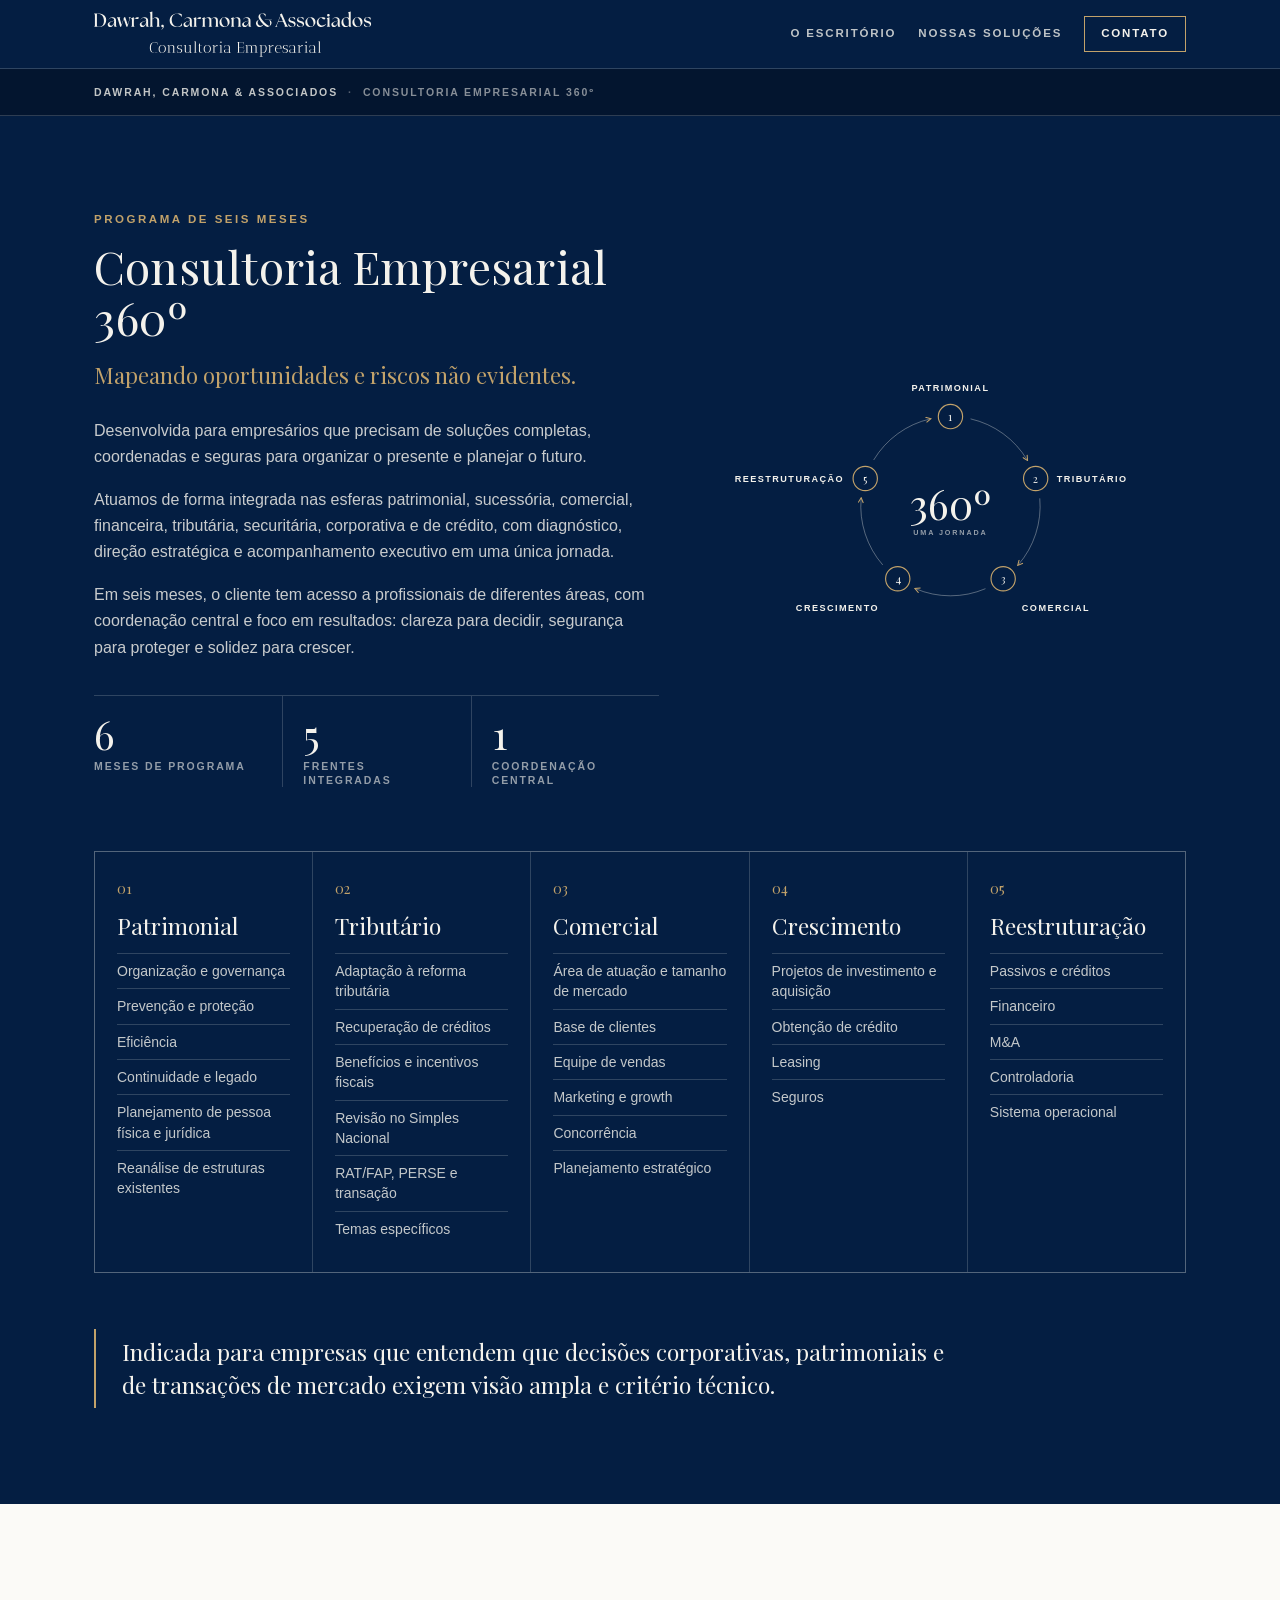
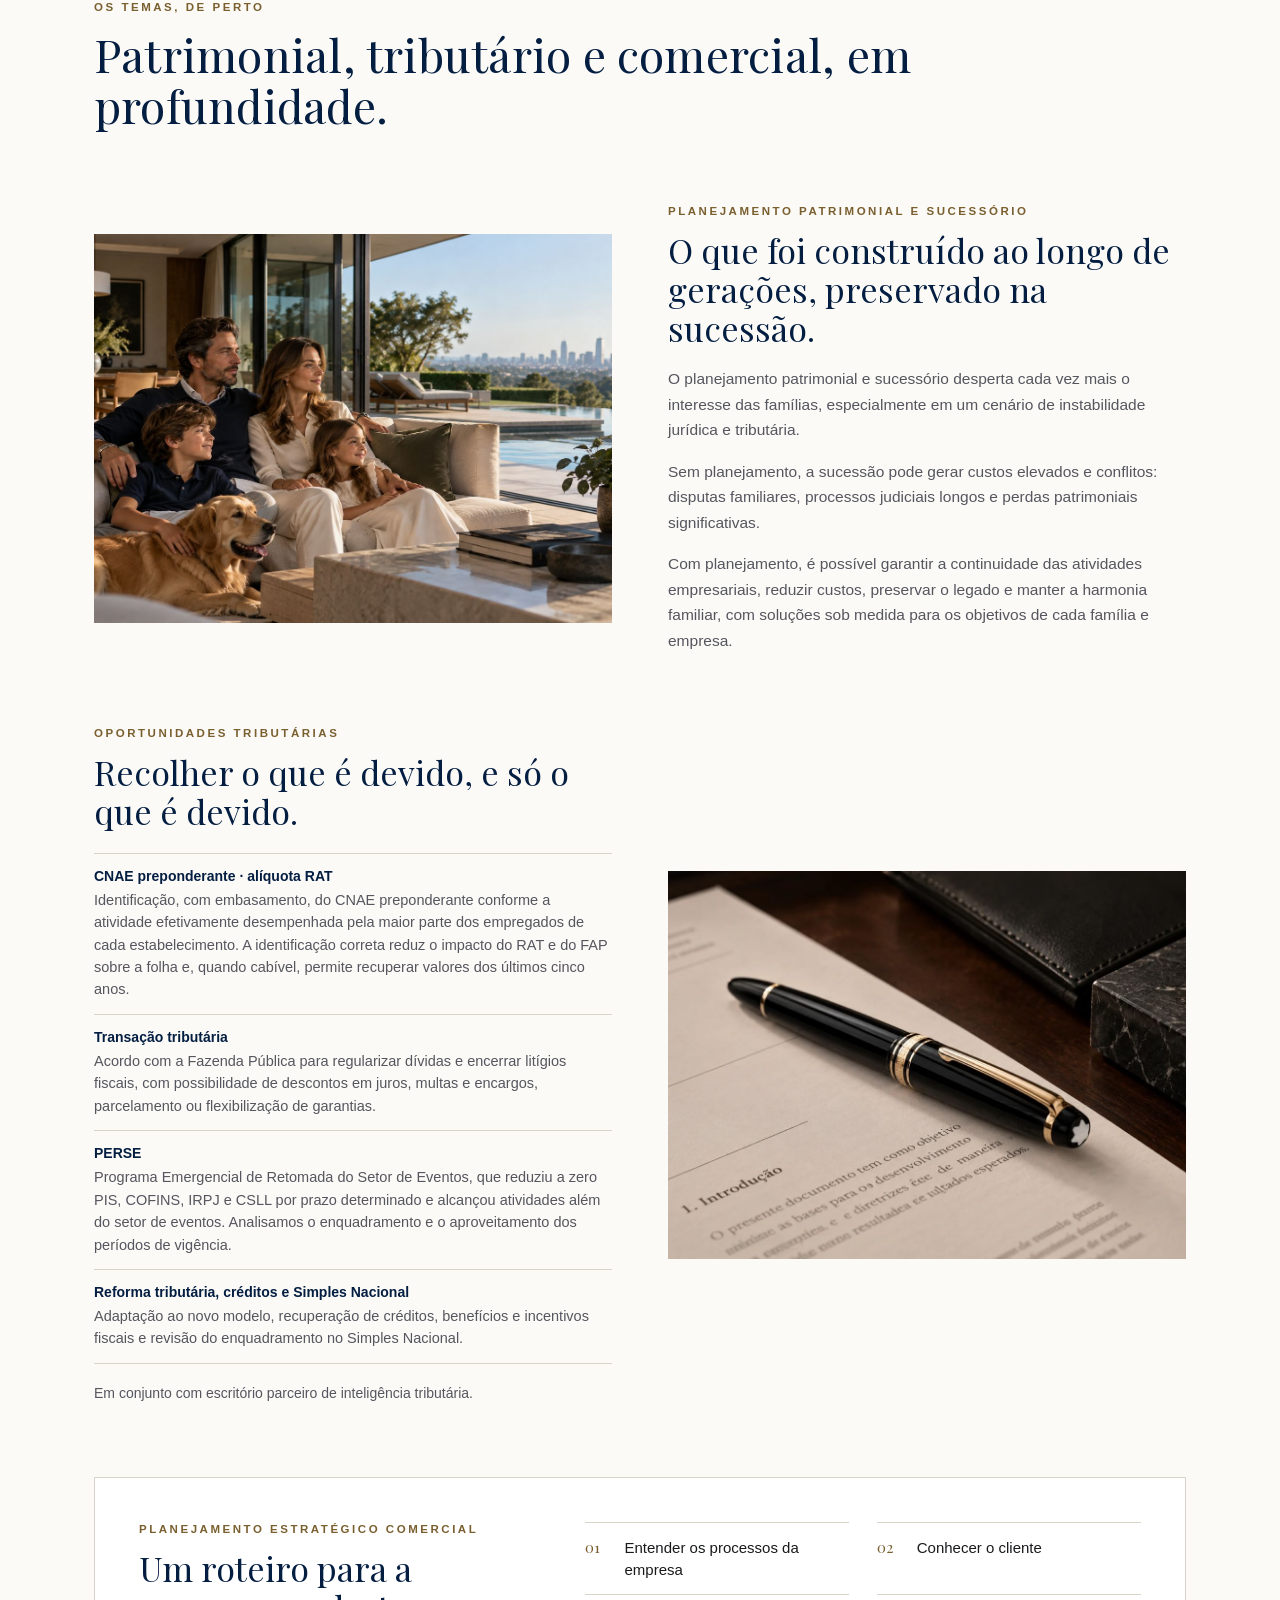
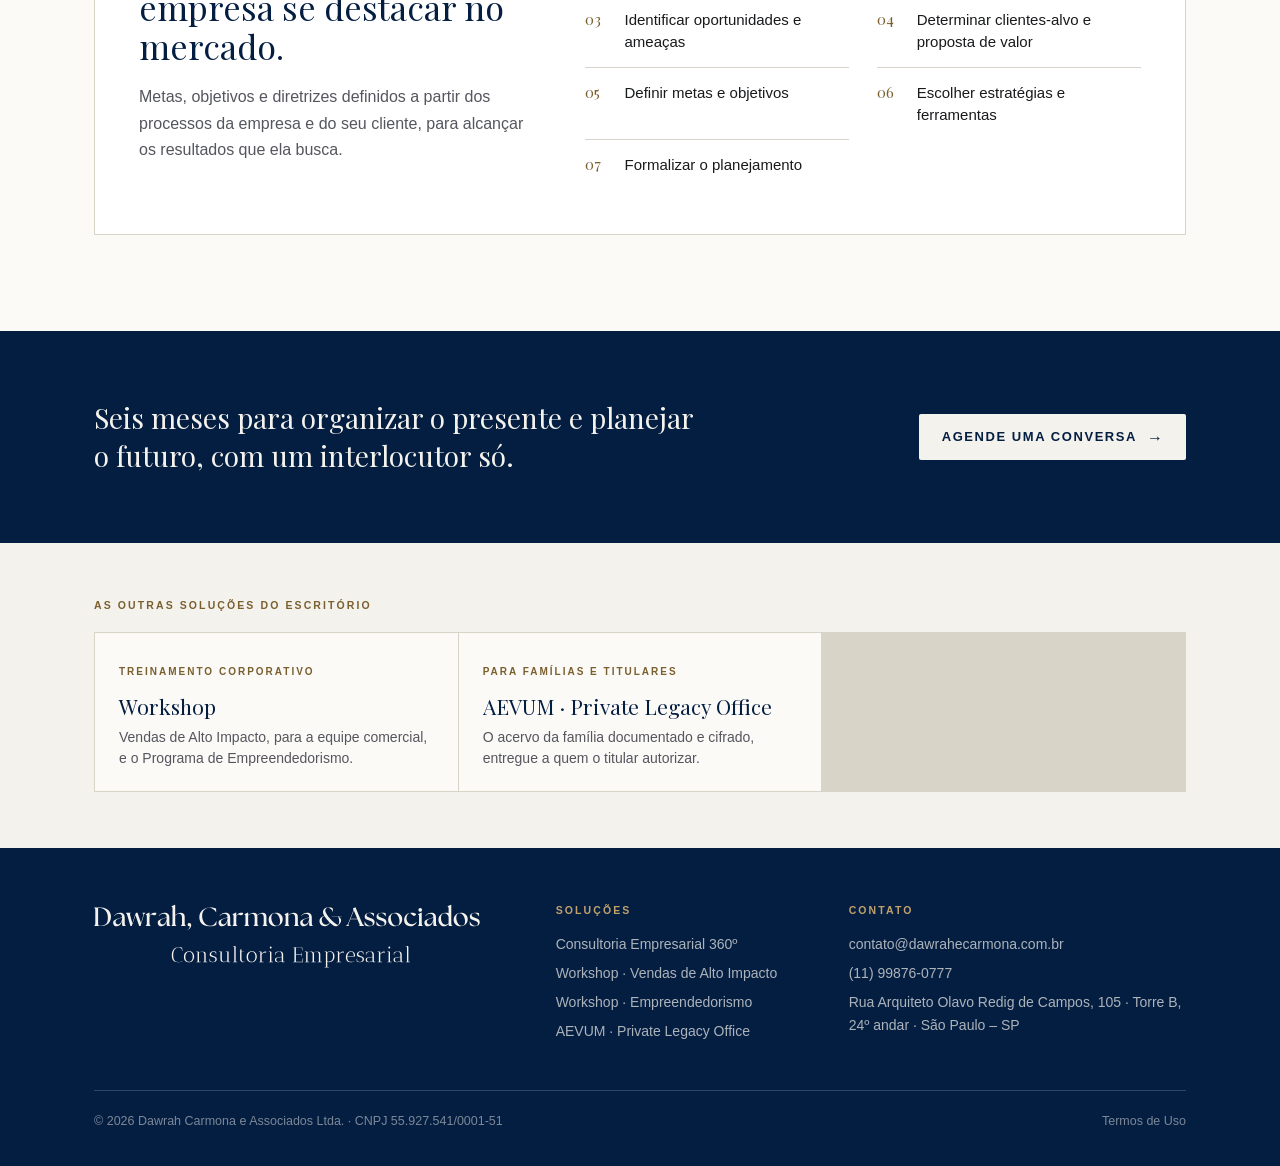
<file: 360/index.html>
<!doctype html>
<html lang="pt-BR"><head><meta charset="utf-8">
<meta name="viewport" content="width=device-width,initial-scale=1">
<title>Consultoria Empresarial 360º · Dawrah, Carmona &amp; Associados</title>
<meta name="description" content="Programa de seis meses que atua de forma integrada nas esferas patrimonial, sucessória, comercial, financeira, tributária, securitária, corporativa e de crédito, com coordenação central.">
<meta property="og:type" content="website">
<meta property="og:locale" content="pt_BR">
<meta property="og:title" content="Consultoria Empresarial 360º">
<meta property="og:description" content="Programa de seis meses, cinco frentes integradas, uma coordenação central.">
<meta name="theme-color" content="#041e42">
<link rel="stylesheet" href="../site-base.css">
<style>
/* ---------- 360 ---------- */
#c360{background:var(--navy)}
.c360-head{display:grid;grid-template-columns:6fr 5fr;gap:56px;align-items:center}
@media (max-width:900px){.c360-head{grid-template-columns:1fr;gap:20px}}
.c360-head .lede{margin-top:16px;color:var(--brass)}
.c360-head .prose p{color:rgba(244,242,236,.82)}
.c360-head .prose{margin-top:26px}
.ring{width:100%;max-width:520px;margin:0 auto;height:auto;display:block}
.ring .arc{fill:none;stroke:rgba(244,242,236,.38);stroke-width:1.2}
.ring .node{fill:var(--navy);stroke:var(--brass);stroke-width:1.5}
.ring .node-n{font:400 14px var(--serif);fill:var(--bone);text-anchor:middle;dominant-baseline:central}
.ring .lbl{font:600 12px var(--sans);letter-spacing:.16em;fill:var(--bone)}
.ring .ctr{font:400 54px var(--serif);fill:var(--bone);text-anchor:middle;dominant-baseline:central}
.ring .ctr-s{font:600 9.5px var(--sans);letter-spacing:.26em;fill:rgba(244,242,236,.6);text-anchor:middle}
@media (max-width:560px){.ring .lbl{font-size:15.5px;letter-spacing:.05em}.ring .ctr-s{font-size:12px;letter-spacing:.16em}}
/* ---------- soluções ---------- */
#temas{background:var(--paper)}
.sol{display:grid;grid-template-columns:1fr 1fr;gap:56px;align-items:center;margin-top:72px}
.sol h3{font:400 clamp(26px,3vw,34px)/1.15 var(--serif);color:var(--navy);margin:12px 0 18px}
.sol .prose p{font-size:15.5px}
.items{list-style:none;margin:22px 0 0;padding:0;border-top:1px solid var(--edge)}
.items li{padding:13px 0;border-bottom:1px solid var(--edge)}
.items li b{display:block;font:600 14px/1.35 var(--sans);color:var(--navy)}
.items li span{display:block;font-size:14.5px;line-height:1.55;color:var(--ink-2);margin-top:3px}
.partner-note{margin-top:18px;font-size:14px;color:var(--ink-2)}
.pec{margin-top:72px;background:var(--white);border:1px solid var(--edge);padding:44px;display:grid;grid-template-columns:5fr 7fr;gap:48px}
@media (max-width:860px){.pec{grid-template-columns:1fr;padding:30px 22px;gap:24px;margin-top:56px}}
.pec h3{font:400 clamp(26px,3vw,34px)/1.15 var(--serif);color:var(--navy);margin:12px 0 18px}
.steps{list-style:none;margin:0;padding:0;counter-reset:s;display:grid;grid-template-columns:1fr 1fr;gap:0 28px}
@media (max-width:560px){.steps{grid-template-columns:1fr}}
.steps li{counter-increment:s;position:relative;padding:14px 0 14px 40px;border-top:1px solid var(--edge);font-size:15px;line-height:1.45;color:var(--ink)}
.steps li::before{content:counter(s,decimal-leading-zero);position:absolute;left:0;top:14px;font:400 15px/1.45 var(--serif);color:var(--brass-ink)}
.sol.rev .media{order:2}
@media (max-width:860px){.sol{grid-template-columns:1fr;gap:26px;margin-top:56px}.sol.rev .media{order:0}}
</style>
</head>
<body>
<!--assinatura-->
<!-- gerado por dawrahecarmona/logo/assinatura.py — não editar à mão -->
<style>.dc-logo{display:block;aspect-ratio:862.100/143;width:auto;overflow:visible}</style>
<svg width="0" height="0" style="position:absolute" aria-hidden="true"><symbol id="dc-logo" viewBox="0 0 862.100 143"><g fill="currentColor"><path transform="translate(-2.281 49.258)" d="M 2.78125 0 L 2.78125 -0.828125 C 3.757812 -1.140625 4.394531 -1.796875 4.6875 -2.796875 C 4.988281 -3.804688 5.140625 -5.375 5.140625 -7.5 L 5.140625 -33.8125 C 5.140625 -35.9375 4.988281 -37.5 4.6875 -38.5 C 4.394531 -39.507812 3.757812 -40.171875 2.78125 -40.484375 L 2.78125 -41.3125 L 17.53125 -41.3125 C 21.78125 -41.3125 25.347656 -40.703125 28.234375 -39.484375 C 31.128906 -38.265625 33.441406 -36.660156 35.171875 -34.671875 C 36.898438 -32.679688 38.15625 -30.523438 38.9375 -28.203125 C 39.726562 -25.890625 40.125 -23.648438 40.125 -21.484375 C 40.164062 -17.234375 39.3125 -13.492188 37.5625 -10.265625 C 35.8125 -7.035156 33.332031 -4.515625 30.125 -2.703125 C 26.914062 -0.898438 23.148438 0 18.828125 0 Z M 11.390625 -5.25 C 11.390625 -3.875 11.625 -2.8125 12.09375 -2.0625 C 12.570312 -1.3125 13.613281 -0.9375 15.21875 -0.9375 L 18.40625 -0.9375 C 23.164062 -0.9375 26.816406 -2.300781 29.359375 -5.03125 C 31.898438 -7.769531 33.171875 -12.289062 33.171875 -18.59375 C 33.171875 -22.644531 32.460938 -26.3125 31.046875 -29.59375 C 29.628906 -32.882812 27.492188 -35.5 24.640625 -37.4375 C 21.785156 -39.382812 18.15625 -40.359375 13.75 -40.359375 L 11.390625 -40.359375 Z M 11.390625 -5.25"/><path transform="translate(40.848 49.258)" d="M 24.203125 0 C 22.617188 0 21.828125 -0.785156 21.828125 -2.359375 L 21.828125 -12.09375 C 21.285156 -9.8125 20.460938 -7.707031 19.359375 -5.78125 C 18.253906 -3.851562 16.894531 -2.304688 15.28125 -1.140625 C 13.664062 0.0117188 11.835938 0.59375 9.796875 0.59375 C 7.628906 0.59375 5.75 -0.0703125 4.15625 -1.40625 C 2.5625 -2.75 1.765625 -4.660156 1.765625 -7.140625 C 1.765625 -9.179688 2.382812 -10.84375 3.625 -12.125 C 4.863281 -13.40625 6.503906 -14.476562 8.546875 -15.34375 C 10.597656 -16.207031 12.84375 -16.972656 15.28125 -17.640625 L 21.828125 -19.53125 C 21.796875 -22.445312 21.0625 -24.523438 19.625 -25.765625 C 18.1875 -27.003906 16.363281 -27.625 14.15625 -27.625 C 12.507812 -27.625 10.878906 -27.238281 9.265625 -26.46875 C 7.648438 -25.695312 6.097656 -24.410156 4.609375 -22.609375 L 4.015625 -23.140625 C 5.660156 -25.179688 7.601562 -26.820312 9.84375 -28.0625 C 12.09375 -29.300781 14.554688 -29.921875 17.234375 -29.921875 C 20.816406 -29.921875 23.460938 -28.984375 25.171875 -27.109375 C 26.878906 -25.242188 27.734375 -22.503906 27.734375 -18.890625 L 27.734375 -7.5 C 27.734375 -5.375 27.878906 -3.804688 28.171875 -2.796875 C 28.472656 -1.796875 29.113281 -1.140625 30.09375 -0.828125 L 30.09375 0 Z M 7.265625 -9.203125 C 7.265625 -7.273438 7.84375 -5.878906 9 -5.015625 C 10.15625 -4.148438 11.40625 -3.71875 12.75 -3.71875 C 14.207031 -3.71875 15.492188 -4.160156 16.609375 -5.046875 C 17.734375 -5.929688 18.675781 -7.070312 19.4375 -8.46875 C 20.207031 -9.863281 20.796875 -11.328125 21.203125 -12.859375 C 21.617188 -14.398438 21.828125 -15.835938 21.828125 -17.171875 L 21.828125 -18.703125 L 15.515625 -16.875 C 14.804688 -16.675781 13.988281 -16.390625 13.0625 -16.015625 C 12.144531 -15.648438 11.242188 -15.171875 10.359375 -14.578125 C 9.472656 -13.984375 8.734375 -13.242188 8.140625 -12.359375 C 7.554688 -11.472656 7.265625 -10.421875 7.265625 -9.203125 Z M 7.265625 -9.203125"/><path transform="translate(72.118 49.258)" d="M 2.65625 -22.3125 C 2.0625 -24.351562 1.519531 -25.851562 1.03125 -26.8125 C 0.539062 -27.78125 -0.0351562 -28.40625 -0.703125 -28.6875 L -0.703125 -29.5 L 9.390625 -29.5 L 9.390625 -28.6875 C 8.398438 -28.363281 7.953125 -27.726562 8.046875 -26.78125 C 8.148438 -25.84375 8.476562 -24.351562 9.03125 -22.3125 L 13.515625 -6.484375 L 21.421875 -29.5 L 25.015625 -29.5 L 32.8125 -6.734375 L 37.46875 -22.3125 C 38.0625 -24.351562 38.21875 -25.863281 37.9375 -26.84375 C 37.664062 -27.832031 37.019531 -28.445312 36 -28.6875 L 36 -29.5 L 42.3125 -29.5 L 42.3125 -28.6875 C 41.445312 -28.40625 40.738281 -27.78125 40.1875 -26.8125 C 39.632812 -25.851562 39.066406 -24.351562 38.484375 -22.3125 L 31.75 0 L 28.734375 0 L 20.53125 -24.140625 L 12.15625 0 L 9.140625 0 Z M 2.65625 -22.3125"/><path transform="translate(113.889 49.258)" d="M 1.65625 0 L 1.65625 -0.828125 C 2.632812 -1.140625 3.269531 -1.796875 3.5625 -2.796875 C 3.863281 -3.804688 4.015625 -5.375 4.015625 -7.5 L 4.015625 -21.0625 C 4.015625 -22.800781 3.804688 -23.941406 3.390625 -24.484375 C 2.984375 -25.035156 2.40625 -25.472656 1.65625 -25.796875 L 1.65625 -26.609375 L 9.4375 -30.03125 L 10.03125 -29.5625 L 10.03125 -22.421875 C 10.9375 -24.546875 12.375 -26.28125 14.34375 -27.625 C 15.445312 -28.40625 16.578125 -28.984375 17.734375 -29.359375 C 18.890625 -29.734375 20.175781 -29.921875 21.59375 -29.921875 C 22.625 -29.921875 23.507812 -29.78125 24.25 -29.5 C 25 -29.226562 25.375 -28.78125 25.375 -28.15625 C 25.375 -27.71875 25.222656 -27.191406 24.921875 -26.578125 C 24.628906 -25.972656 24.1875 -25.441406 23.59375 -24.984375 C 23.007812 -24.535156 22.265625 -24.3125 21.359375 -24.3125 C 20.535156 -24.3125 19.523438 -24.457031 18.328125 -24.75 C 17.128906 -25.050781 15.582031 -25.492188 13.6875 -26.078125 C 12.9375 -25.453125 12.160156 -24.53125 11.359375 -23.3125 C 10.554688 -22.09375 10.113281 -20.734375 10.03125 -19.234375 L 10.03125 -7.5 C 10.03125 -5.375 10.175781 -3.804688 10.46875 -2.796875 C 10.769531 -1.796875 11.410156 -1.140625 12.390625 -0.828125 L 12.390625 0 Z M 1.65625 0"/><path transform="translate(140.498 49.258)" d="M 24.203125 0 C 22.617188 0 21.828125 -0.785156 21.828125 -2.359375 L 21.828125 -12.09375 C 21.285156 -9.8125 20.460938 -7.707031 19.359375 -5.78125 C 18.253906 -3.851562 16.894531 -2.304688 15.28125 -1.140625 C 13.664062 0.0117188 11.835938 0.59375 9.796875 0.59375 C 7.628906 0.59375 5.75 -0.0703125 4.15625 -1.40625 C 2.5625 -2.75 1.765625 -4.660156 1.765625 -7.140625 C 1.765625 -9.179688 2.382812 -10.84375 3.625 -12.125 C 4.863281 -13.40625 6.503906 -14.476562 8.546875 -15.34375 C 10.597656 -16.207031 12.84375 -16.972656 15.28125 -17.640625 L 21.828125 -19.53125 C 21.796875 -22.445312 21.0625 -24.523438 19.625 -25.765625 C 18.1875 -27.003906 16.363281 -27.625 14.15625 -27.625 C 12.507812 -27.625 10.878906 -27.238281 9.265625 -26.46875 C 7.648438 -25.695312 6.097656 -24.410156 4.609375 -22.609375 L 4.015625 -23.140625 C 5.660156 -25.179688 7.601562 -26.820312 9.84375 -28.0625 C 12.09375 -29.300781 14.554688 -29.921875 17.234375 -29.921875 C 20.816406 -29.921875 23.460938 -28.984375 25.171875 -27.109375 C 26.878906 -25.242188 27.734375 -22.503906 27.734375 -18.890625 L 27.734375 -7.5 C 27.734375 -5.375 27.878906 -3.804688 28.171875 -2.796875 C 28.472656 -1.796875 29.113281 -1.140625 30.09375 -0.828125 L 30.09375 0 Z M 7.265625 -9.203125 C 7.265625 -7.273438 7.84375 -5.878906 9 -5.015625 C 10.15625 -4.148438 11.40625 -3.71875 12.75 -3.71875 C 14.207031 -3.71875 15.492188 -4.160156 16.609375 -5.046875 C 17.734375 -5.929688 18.675781 -7.070312 19.4375 -8.46875 C 20.207031 -9.863281 20.796875 -11.328125 21.203125 -12.859375 C 21.617188 -14.398438 21.828125 -15.835938 21.828125 -17.171875 L 21.828125 -18.703125 L 15.515625 -16.875 C 14.804688 -16.675781 13.988281 -16.390625 13.0625 -16.015625 C 12.144531 -15.648438 11.242188 -15.171875 10.359375 -14.578125 C 9.472656 -13.984375 8.734375 -13.242188 8.140625 -12.359375 C 7.554688 -11.472656 7.265625 -10.421875 7.265625 -9.203125 Z M 7.265625 -9.203125"/><path transform="translate(171.768 49.258)" d="M 1.1875 0 L 1.1875 -0.828125 C 2.164062 -1.140625 2.800781 -1.796875 3.09375 -2.796875 C 3.394531 -3.804688 3.546875 -5.375 3.546875 -7.5 L 3.546875 -38.765625 C 3.546875 -40.503906 3.335938 -41.644531 2.921875 -42.1875 C 2.503906 -42.738281 1.925781 -43.175781 1.1875 -43.5 L 1.1875 -44.328125 L 8.96875 -47.75 L 9.5625 -47.265625 L 9.5625 -24.609375 C 11.175781 -25.941406 13.023438 -27.160156 15.109375 -28.265625 C 17.191406 -29.367188 19.375 -29.921875 21.65625 -29.921875 C 24.375 -29.921875 26.566406 -29.160156 28.234375 -27.640625 C 29.910156 -26.128906 30.75 -23.644531 30.75 -20.1875 L 30.75 -7.5 C 30.75 -5.375 30.894531 -3.804688 31.1875 -2.796875 C 31.476562 -1.796875 32.117188 -1.140625 33.109375 -0.828125 L 33.109375 0 L 22.359375 0 L 22.359375 -0.828125 C 23.347656 -1.140625 23.988281 -1.796875 24.28125 -2.796875 C 24.582031 -3.804688 24.734375 -5.375 24.734375 -7.5 L 24.734375 -19.125 C 24.734375 -21.800781 24.171875 -23.875 23.046875 -25.34375 C 21.921875 -26.820312 20.257812 -27.5625 18.0625 -27.5625 C 16.6875 -27.5625 15.328125 -27.222656 13.984375 -26.546875 C 12.648438 -25.878906 11.175781 -24.898438 9.5625 -23.609375 L 9.5625 -7.5 C 9.5625 -5.375 9.707031 -3.804688 10 -2.796875 C 10.300781 -1.796875 10.941406 -1.140625 11.921875 -0.828125 L 11.921875 0 Z M 1.1875 0"/><path transform="translate(206.046 49.258)" d="M 2.953125 8.140625 C 4.484375 7.390625 5.648438 6.265625 6.453125 4.765625 C 7.265625 3.273438 7.726562 1.765625 7.84375 0.234375 C 7.613281 0.273438 7.378906 0.320312 7.140625 0.375 C 6.898438 0.4375 6.644531 0.46875 6.375 0.46875 C 5.425781 0.46875 4.632812 0.152344 4 -0.46875 C 3.375 -1.101562 3.0625 -1.890625 3.0625 -2.828125 C 3.0625 -3.972656 3.394531 -4.910156 4.0625 -5.640625 C 4.738281 -6.367188 5.628906 -6.734375 6.734375 -6.734375 C 7.984375 -6.734375 9.003906 -6.335938 9.796875 -5.546875 C 10.585938 -4.753906 10.984375 -3.492188 10.984375 -1.765625 C 10.984375 -0.191406 10.578125 1.316406 9.765625 2.765625 C 8.960938 4.222656 7.96875 5.472656 6.78125 6.515625 C 5.601562 7.554688 4.425781 8.296875 3.25 8.734375 Z M 2.953125 8.140625"/><path transform="translate(232.065 49.258)" d="M 25.96875 0.59375 C 21.28125 0.59375 17.222656 -0.203125 13.796875 -1.796875 C 10.378906 -3.390625 7.753906 -5.710938 5.921875 -8.765625 C 4.097656 -11.816406 3.1875 -15.546875 3.1875 -19.953125 C 3.1875 -22.941406 3.742188 -25.742188 4.859375 -28.359375 C 5.984375 -30.972656 7.597656 -33.28125 9.703125 -35.28125 C 11.804688 -37.289062 14.320312 -38.863281 17.25 -40 C 20.1875 -41.144531 23.46875 -41.71875 27.09375 -41.71875 C 28.539062 -41.71875 30.117188 -41.617188 31.828125 -41.421875 C 33.546875 -41.234375 35.179688 -40.929688 36.734375 -40.515625 C 38.285156 -40.097656 39.578125 -39.535156 40.609375 -38.828125 L 40.84375 -31.046875 L 40.125 -30.859375 C 39.34375 -32.910156 38.179688 -34.648438 36.640625 -36.078125 C 35.109375 -37.515625 33.390625 -38.628906 31.484375 -39.421875 C 29.578125 -40.210938 27.597656 -40.609375 25.546875 -40.609375 C 22.398438 -40.609375 19.617188 -39.914062 17.203125 -38.53125 C 14.785156 -37.15625 12.882812 -35.140625 11.5 -32.484375 C 10.125 -29.828125 9.4375 -26.535156 9.4375 -22.609375 C 9.4375 -19.773438 9.847656 -17.039062 10.671875 -14.40625 C 11.503906 -11.769531 12.695312 -9.414062 14.25 -7.34375 C 15.800781 -5.28125 17.707031 -3.648438 19.96875 -2.453125 C 22.238281 -1.253906 24.804688 -0.65625 27.671875 -0.65625 C 30.984375 -0.65625 33.757812 -1.578125 36 -3.421875 C 38.238281 -5.273438 39.890625 -7.734375 40.953125 -10.796875 L 41.71875 -10.6875 L 40.78125 -2.25 C 39.207031 -1.539062 37.25 -0.890625 34.90625 -0.296875 C 32.5625 0.292969 29.582031 0.59375 25.96875 0.59375 Z M 25.96875 0.59375"/><path transform="translate(276.374 49.258)" d="M 24.203125 0 C 22.617188 0 21.828125 -0.785156 21.828125 -2.359375 L 21.828125 -12.09375 C 21.285156 -9.8125 20.460938 -7.707031 19.359375 -5.78125 C 18.253906 -3.851562 16.894531 -2.304688 15.28125 -1.140625 C 13.664062 0.0117188 11.835938 0.59375 9.796875 0.59375 C 7.628906 0.59375 5.75 -0.0703125 4.15625 -1.40625 C 2.5625 -2.75 1.765625 -4.660156 1.765625 -7.140625 C 1.765625 -9.179688 2.382812 -10.84375 3.625 -12.125 C 4.863281 -13.40625 6.503906 -14.476562 8.546875 -15.34375 C 10.597656 -16.207031 12.84375 -16.972656 15.28125 -17.640625 L 21.828125 -19.53125 C 21.796875 -22.445312 21.0625 -24.523438 19.625 -25.765625 C 18.1875 -27.003906 16.363281 -27.625 14.15625 -27.625 C 12.507812 -27.625 10.878906 -27.238281 9.265625 -26.46875 C 7.648438 -25.695312 6.097656 -24.410156 4.609375 -22.609375 L 4.015625 -23.140625 C 5.660156 -25.179688 7.601562 -26.820312 9.84375 -28.0625 C 12.09375 -29.300781 14.554688 -29.921875 17.234375 -29.921875 C 20.816406 -29.921875 23.460938 -28.984375 25.171875 -27.109375 C 26.878906 -25.242188 27.734375 -22.503906 27.734375 -18.890625 L 27.734375 -7.5 C 27.734375 -5.375 27.878906 -3.804688 28.171875 -2.796875 C 28.472656 -1.796875 29.113281 -1.140625 30.09375 -0.828125 L 30.09375 0 Z M 7.265625 -9.203125 C 7.265625 -7.273438 7.84375 -5.878906 9 -5.015625 C 10.15625 -4.148438 11.40625 -3.71875 12.75 -3.71875 C 14.207031 -3.71875 15.492188 -4.160156 16.609375 -5.046875 C 17.734375 -5.929688 18.675781 -7.070312 19.4375 -8.46875 C 20.207031 -9.863281 20.796875 -11.328125 21.203125 -12.859375 C 21.617188 -14.398438 21.828125 -15.835938 21.828125 -17.171875 L 21.828125 -18.703125 L 15.515625 -16.875 C 14.804688 -16.675781 13.988281 -16.390625 13.0625 -16.015625 C 12.144531 -15.648438 11.242188 -15.171875 10.359375 -14.578125 C 9.472656 -13.984375 8.734375 -13.242188 8.140625 -12.359375 C 7.554688 -11.472656 7.265625 -10.421875 7.265625 -9.203125 Z M 7.265625 -9.203125"/><path transform="translate(307.643 49.258)" d="M 1.65625 0 L 1.65625 -0.828125 C 2.632812 -1.140625 3.269531 -1.796875 3.5625 -2.796875 C 3.863281 -3.804688 4.015625 -5.375 4.015625 -7.5 L 4.015625 -21.0625 C 4.015625 -22.800781 3.804688 -23.941406 3.390625 -24.484375 C 2.984375 -25.035156 2.40625 -25.472656 1.65625 -25.796875 L 1.65625 -26.609375 L 9.4375 -30.03125 L 10.03125 -29.5625 L 10.03125 -22.421875 C 10.9375 -24.546875 12.375 -26.28125 14.34375 -27.625 C 15.445312 -28.40625 16.578125 -28.984375 17.734375 -29.359375 C 18.890625 -29.734375 20.175781 -29.921875 21.59375 -29.921875 C 22.625 -29.921875 23.507812 -29.78125 24.25 -29.5 C 25 -29.226562 25.375 -28.78125 25.375 -28.15625 C 25.375 -27.71875 25.222656 -27.191406 24.921875 -26.578125 C 24.628906 -25.972656 24.1875 -25.441406 23.59375 -24.984375 C 23.007812 -24.535156 22.265625 -24.3125 21.359375 -24.3125 C 20.535156 -24.3125 19.523438 -24.457031 18.328125 -24.75 C 17.128906 -25.050781 15.582031 -25.492188 13.6875 -26.078125 C 12.9375 -25.453125 12.160156 -24.53125 11.359375 -23.3125 C 10.554688 -22.09375 10.113281 -20.734375 10.03125 -19.234375 L 10.03125 -7.5 C 10.03125 -5.375 10.175781 -3.804688 10.46875 -2.796875 C 10.769531 -1.796875 11.410156 -1.140625 12.390625 -0.828125 L 12.390625 0 Z M 1.65625 0"/><path transform="translate(334.252 49.258)" d="M 1.65625 0 L 1.65625 -0.828125 C 2.632812 -1.140625 3.269531 -1.796875 3.5625 -2.796875 C 3.863281 -3.804688 4.015625 -5.375 4.015625 -7.5 L 4.015625 -21.0625 C 4.015625 -22.800781 3.804688 -23.941406 3.390625 -24.484375 C 2.984375 -25.035156 2.40625 -25.472656 1.65625 -25.796875 L 1.65625 -26.609375 L 9.4375 -30.03125 L 10.03125 -29.5625 L 10.03125 -24.609375 C 11.644531 -25.941406 13.492188 -27.160156 15.578125 -28.265625 C 17.660156 -29.367188 19.84375 -29.921875 22.125 -29.921875 C 24.21875 -29.921875 25.929688 -29.5 27.265625 -28.65625 C 28.597656 -27.8125 29.539062 -26.441406 30.09375 -24.546875 C 31.707031 -25.890625 33.566406 -27.117188 35.671875 -28.234375 C 37.773438 -29.359375 39.988281 -29.921875 42.3125 -29.921875 C 45.03125 -29.921875 47.125 -29.160156 48.59375 -27.640625 C 50.070312 -26.128906 50.8125 -23.644531 50.8125 -20.1875 L 50.8125 -7.5 C 50.8125 -5.375 50.957031 -3.804688 51.25 -2.796875 C 51.550781 -1.796875 52.191406 -1.140625 53.171875 -0.828125 L 53.171875 0 L 42.4375 0 L 42.4375 -0.828125 C 43.414062 -1.140625 44.050781 -1.796875 44.34375 -2.796875 C 44.644531 -3.804688 44.796875 -5.375 44.796875 -7.5 L 44.796875 -19.125 C 44.796875 -21.800781 44.332031 -23.875 43.40625 -25.34375 C 42.476562 -26.820312 40.914062 -27.5625 38.71875 -27.5625 C 37.34375 -27.5625 35.984375 -27.234375 34.640625 -26.578125 C 33.304688 -25.929688 31.851562 -24.976562 30.28125 -23.71875 C 30.507812 -22.65625 30.625 -21.476562 30.625 -20.1875 L 30.625 -7.5 C 30.625 -5.375 30.769531 -3.804688 31.0625 -2.796875 C 31.363281 -1.796875 32.003906 -1.140625 32.984375 -0.828125 L 32.984375 0 L 22.25 0 L 22.25 -0.828125 C 23.226562 -1.140625 23.863281 -1.796875 24.15625 -2.796875 C 24.457031 -3.804688 24.609375 -5.375 24.609375 -7.5 L 24.609375 -19.125 C 24.609375 -21.800781 24.144531 -23.875 23.21875 -25.34375 C 22.289062 -26.820312 20.726562 -27.5625 18.53125 -27.5625 C 17.15625 -27.5625 15.796875 -27.222656 14.453125 -26.546875 C 13.117188 -25.878906 11.644531 -24.898438 10.03125 -23.609375 L 10.03125 -7.5 C 10.03125 -5.375 10.175781 -3.804688 10.46875 -2.796875 C 10.769531 -1.796875 11.410156 -1.140625 12.390625 -0.828125 L 12.390625 0 Z M 1.65625 0"/><path transform="translate(388.296 49.258)" d="M 17.59375 0.59375 C 15.65625 0.59375 13.753906 0.304688 11.890625 -0.265625 C 10.023438 -0.835938 8.332031 -1.722656 6.8125 -2.921875 C 5.300781 -4.117188 4.09375 -5.628906 3.1875 -7.453125 C 2.28125 -9.285156 1.828125 -11.460938 1.828125 -13.984375 C 1.828125 -16.390625 2.257812 -18.5625 3.125 -20.5 C 3.988281 -22.445312 5.164062 -24.117188 6.65625 -25.515625 C 8.15625 -26.921875 9.847656 -28.003906 11.734375 -28.765625 C 13.628906 -29.535156 15.582031 -29.921875 17.59375 -29.921875 C 19.4375 -29.921875 21.269531 -29.644531 23.09375 -29.09375 C 24.925781 -28.539062 26.617188 -27.664062 28.171875 -26.46875 C 29.734375 -25.269531 30.972656 -23.742188 31.890625 -21.890625 C 32.816406 -20.046875 33.28125 -17.820312 33.28125 -15.21875 C 33.28125 -12.707031 32.796875 -10.46875 31.828125 -8.5 C 30.867188 -6.53125 29.613281 -4.875 28.0625 -3.53125 C 26.507812 -2.195312 24.804688 -1.175781 22.953125 -0.46875 C 21.109375 0.238281 19.320312 0.59375 17.59375 0.59375 Z M 7.734375 -18.40625 C 7.734375 -16.675781 7.988281 -14.785156 8.5 -12.734375 C 9.007812 -10.691406 9.765625 -8.753906 10.765625 -6.921875 C 11.773438 -5.097656 13.023438 -3.601562 14.515625 -2.4375 C 16.015625 -1.28125 17.726562 -0.703125 19.65625 -0.703125 C 21.582031 -0.703125 23.101562 -1.191406 24.21875 -2.171875 C 25.34375 -3.160156 26.140625 -4.421875 26.609375 -5.953125 C 27.085938 -7.492188 27.328125 -9.085938 27.328125 -10.734375 C 27.328125 -12.628906 27.019531 -14.644531 26.40625 -16.78125 C 25.800781 -18.925781 24.9375 -20.941406 23.8125 -22.828125 C 22.6875 -24.722656 21.335938 -26.226562 19.765625 -27.34375 C 18.191406 -28.46875 16.460938 -28.929688 14.578125 -28.734375 C 12.890625 -28.578125 11.539062 -28 10.53125 -27 C 9.53125 -26 8.8125 -24.738281 8.375 -23.21875 C 7.945312 -21.707031 7.734375 -20.101562 7.734375 -18.40625 Z M 7.734375 -18.40625"/><path transform="translate(423.990 49.258)" d="M 1.65625 0 L 1.65625 -0.828125 C 2.632812 -1.140625 3.269531 -1.796875 3.5625 -2.796875 C 3.863281 -3.804688 4.015625 -5.375 4.015625 -7.5 L 4.015625 -21.0625 C 4.015625 -22.800781 3.804688 -23.941406 3.390625 -24.484375 C 2.984375 -25.035156 2.40625 -25.472656 1.65625 -25.796875 L 1.65625 -26.609375 L 9.4375 -30.03125 L 10.03125 -29.5625 L 10.03125 -24.609375 C 11.644531 -25.941406 13.492188 -27.160156 15.578125 -28.265625 C 17.660156 -29.367188 19.84375 -29.921875 22.125 -29.921875 C 24.84375 -29.921875 27.035156 -29.160156 28.703125 -27.640625 C 30.378906 -26.128906 31.21875 -23.644531 31.21875 -20.1875 L 31.21875 -7.5 C 31.21875 -5.375 31.363281 -3.804688 31.65625 -2.796875 C 31.957031 -1.796875 32.597656 -1.140625 33.578125 -0.828125 L 33.578125 0 L 22.84375 0 L 22.84375 -0.828125 C 23.820312 -1.140625 24.457031 -1.796875 24.75 -2.796875 C 25.050781 -3.804688 25.203125 -5.375 25.203125 -7.5 L 25.203125 -19.125 C 25.203125 -21.800781 24.640625 -23.875 23.515625 -25.34375 C 22.390625 -26.820312 20.726562 -27.5625 18.53125 -27.5625 C 17.15625 -27.5625 15.796875 -27.222656 14.453125 -26.546875 C 13.117188 -25.878906 11.644531 -24.898438 10.03125 -23.609375 L 10.03125 -7.5 C 10.03125 -5.375 10.175781 -3.804688 10.46875 -2.796875 C 10.769531 -1.796875 11.410156 -1.140625 12.390625 -0.828125 L 12.390625 0 Z M 1.65625 0"/><path transform="translate(458.741 49.258)" d="M 24.203125 0 C 22.617188 0 21.828125 -0.785156 21.828125 -2.359375 L 21.828125 -12.09375 C 21.285156 -9.8125 20.460938 -7.707031 19.359375 -5.78125 C 18.253906 -3.851562 16.894531 -2.304688 15.28125 -1.140625 C 13.664062 0.0117188 11.835938 0.59375 9.796875 0.59375 C 7.628906 0.59375 5.75 -0.0703125 4.15625 -1.40625 C 2.5625 -2.75 1.765625 -4.660156 1.765625 -7.140625 C 1.765625 -9.179688 2.382812 -10.84375 3.625 -12.125 C 4.863281 -13.40625 6.503906 -14.476562 8.546875 -15.34375 C 10.597656 -16.207031 12.84375 -16.972656 15.28125 -17.640625 L 21.828125 -19.53125 C 21.796875 -22.445312 21.0625 -24.523438 19.625 -25.765625 C 18.1875 -27.003906 16.363281 -27.625 14.15625 -27.625 C 12.507812 -27.625 10.878906 -27.238281 9.265625 -26.46875 C 7.648438 -25.695312 6.097656 -24.410156 4.609375 -22.609375 L 4.015625 -23.140625 C 5.660156 -25.179688 7.601562 -26.820312 9.84375 -28.0625 C 12.09375 -29.300781 14.554688 -29.921875 17.234375 -29.921875 C 20.816406 -29.921875 23.460938 -28.984375 25.171875 -27.109375 C 26.878906 -25.242188 27.734375 -22.503906 27.734375 -18.890625 L 27.734375 -7.5 C 27.734375 -5.375 27.878906 -3.804688 28.171875 -2.796875 C 28.472656 -1.796875 29.113281 -1.140625 30.09375 -0.828125 L 30.09375 0 Z M 7.265625 -9.203125 C 7.265625 -7.273438 7.84375 -5.878906 9 -5.015625 C 10.15625 -4.148438 11.40625 -3.71875 12.75 -3.71875 C 14.207031 -3.71875 15.492188 -4.160156 16.609375 -5.046875 C 17.734375 -5.929688 18.675781 -7.070312 19.4375 -8.46875 C 20.207031 -9.863281 20.796875 -11.328125 21.203125 -12.859375 C 21.617188 -14.398438 21.828125 -15.835938 21.828125 -17.171875 L 21.828125 -18.703125 L 15.515625 -16.875 C 14.804688 -16.675781 13.988281 -16.390625 13.0625 -16.015625 C 12.144531 -15.648438 11.242188 -15.171875 10.359375 -14.578125 C 9.472656 -13.984375 8.734375 -13.242188 8.140625 -12.359375 C 7.554688 -11.472656 7.265625 -10.421875 7.265625 -9.203125 Z M 7.265625 -9.203125"/><path transform="translate(501.810 49.258)" d="M 37.65625 0.40625 C 36.082031 0.40625 34.191406 -0.304688 31.984375 -1.734375 C 29.785156 -3.171875 27.523438 -5.015625 25.203125 -7.265625 C 23.941406 -4.984375 22.316406 -3.101562 20.328125 -1.625 C 18.335938 -0.144531 16.066406 0.59375 13.515625 0.59375 C 10.953125 0.59375 8.796875 -0.015625 7.046875 -1.234375 C 5.296875 -2.453125 3.976562 -3.976562 3.09375 -5.8125 C 2.207031 -7.644531 1.765625 -9.445312 1.765625 -11.21875 C 1.765625 -13.96875 2.71875 -16.34375 4.625 -18.34375 C 6.539062 -20.351562 9.109375 -21.96875 12.328125 -23.1875 C 11.460938 -24.6875 10.785156 -26.15625 10.296875 -27.59375 C 9.804688 -29.03125 9.5625 -30.414062 9.5625 -31.75 C 9.5625 -32.65625 9.773438 -33.664062 10.203125 -34.78125 C 10.640625 -35.90625 11.347656 -37 12.328125 -38.0625 C 13.316406 -39.125 14.644531 -40 16.3125 -40.6875 C 17.988281 -41.375 20.085938 -41.71875 22.609375 -41.71875 C 23.742188 -41.71875 25.144531 -41.585938 26.8125 -41.328125 C 28.488281 -41.078125 29.976562 -40.578125 31.28125 -39.828125 L 31.921875 -32.34375 L 31.28125 -32.21875 C 30.257812 -34.65625 29.144531 -36.460938 27.9375 -37.640625 C 26.738281 -38.828125 25.554688 -39.617188 24.390625 -40.015625 C 23.234375 -40.410156 22.144531 -40.609375 21.125 -40.609375 C 19.507812 -40.609375 18.226562 -40.269531 17.28125 -39.59375 C 16.34375 -38.925781 15.6875 -38.140625 15.3125 -37.234375 C 14.9375 -36.328125 14.75 -35.519531 14.75 -34.8125 C 14.75 -33.238281 15.203125 -31.5 16.109375 -29.59375 C 17.015625 -27.6875 18.210938 -25.695312 19.703125 -23.625 C 21.203125 -21.5625 22.859375 -19.46875 24.671875 -17.34375 C 26.359375 -15.414062 28.085938 -13.578125 29.859375 -11.828125 C 31.628906 -10.078125 33.347656 -8.523438 35.015625 -7.171875 C 36.691406 -5.816406 38.207031 -4.742188 39.5625 -3.953125 C 40.925781 -3.171875 42.019531 -2.78125 42.84375 -2.78125 C 43.863281 -2.78125 44.609375 -3.535156 45.078125 -5.046875 C 45.554688 -6.554688 45.796875 -8.691406 45.796875 -11.453125 C 45.796875 -12.359375 45.71875 -13.359375 45.5625 -14.453125 C 45.40625 -15.554688 45.164062 -16.609375 44.84375 -17.609375 C 44.53125 -18.617188 44.164062 -19.445312 43.75 -20.09375 C 43.34375 -20.738281 42.882812 -21.0625 42.375 -21.0625 L 29.15625 -21.0625 L 29.390625 -22.015625 L 51.21875 -22.015625 L 50.984375 -21.0625 L 44.140625 -21.0625 C 45.867188 -20.320312 47.296875 -19.160156 48.421875 -17.578125 C 49.546875 -16.003906 50.109375 -14.273438 50.109375 -12.390625 C 50.109375 -11.128906 49.753906 -9.757812 49.046875 -8.28125 C 48.335938 -6.8125 47.390625 -5.414062 46.203125 -4.09375 C 45.023438 -2.78125 43.695312 -1.703125 42.21875 -0.859375 C 40.75 -0.015625 39.226562 0.40625 37.65625 0.40625 Z M 6.90625 -13.6875 C 6.90625 -12.039062 7.273438 -10.398438 8.015625 -8.765625 C 8.765625 -7.128906 9.859375 -5.78125 11.296875 -4.71875 C 12.734375 -3.65625 14.476562 -3.125 16.53125 -3.125 C 18.375 -3.125 19.984375 -3.613281 21.359375 -4.59375 C 22.734375 -5.582031 23.796875 -6.6875 24.546875 -7.90625 C 23.796875 -8.695312 23.035156 -9.503906 22.265625 -10.328125 C 21.503906 -11.148438 20.75 -11.992188 20 -12.859375 C 18.664062 -14.472656 17.367188 -16.085938 16.109375 -17.703125 C 14.847656 -19.316406 13.726562 -20.910156 12.75 -22.484375 C 10.738281 -21.617188 9.257812 -20.4375 8.3125 -18.9375 C 7.375 -17.445312 6.90625 -15.695312 6.90625 -13.6875 Z M 6.90625 -13.6875"/><path transform="translate(564.350 49.258)" d="M -1.234375 0 L -1.234375 -0.828125 C -0.328125 -1.140625 0.523438 -1.75 1.328125 -2.65625 C 2.128906 -3.5625 2.925781 -5 3.71875 -6.96875 L 14.75 -34.34375 C 15.1875 -35.445312 15.148438 -36.507812 14.640625 -37.53125 L 13.875 -39.1875 L 19.65625 -41.78125 L 34.28125 -6.90625 C 35.113281 -4.976562 35.910156 -3.5625 36.671875 -2.65625 C 37.441406 -1.75 38.160156 -1.140625 38.828125 -0.828125 L 38.828125 0 L 28.09375 0 L 28.09375 -0.828125 C 29.070312 -1.140625 29.429688 -1.75 29.171875 -2.65625 C 28.921875 -3.5625 28.382812 -4.976562 27.5625 -6.90625 L 24.015625 -15.40625 L 8.265625 -15.40625 L 4.84375 -6.96875 C 4.050781 -5 3.734375 -3.539062 3.890625 -2.59375 C 4.046875 -1.65625 4.617188 -1.066406 5.609375 -0.828125 L 5.609375 0 Z M 8.609375 -16.34375 L 23.609375 -16.34375 L 16 -34.578125 Z M 8.609375 -16.34375"/><path transform="translate(602.287 49.258)" d="M 13.046875 0.46875 C 10.878906 0.46875 8.847656 0.191406 6.953125 -0.359375 C 5.066406 -0.910156 3.554688 -1.554688 2.421875 -2.296875 L 1.828125 -10.03125 L 2.421875 -10.15625 C 3.679688 -7.320312 5.34375 -5.007812 7.40625 -3.21875 C 9.46875 -1.425781 11.816406 -0.507812 14.453125 -0.46875 C 16.304688 -0.425781 17.773438 -0.925781 18.859375 -1.96875 C 19.941406 -3.019531 20.484375 -4.210938 20.484375 -5.546875 C 20.484375 -7.429688 19.765625 -8.847656 18.328125 -9.796875 C 16.890625 -10.742188 14.890625 -11.609375 12.328125 -12.390625 C 10.285156 -13.023438 8.503906 -13.6875 6.984375 -14.375 C 5.472656 -15.0625 4.3125 -15.945312 3.5 -17.03125 C 2.695312 -18.113281 2.296875 -19.535156 2.296875 -21.296875 C 2.296875 -22.796875 2.695312 -24.203125 3.5 -25.515625 C 4.3125 -26.835938 5.5625 -27.898438 7.25 -28.703125 C 8.945312 -29.515625 11.132812 -29.921875 13.8125 -29.921875 C 15.5 -29.921875 17.164062 -29.78125 18.8125 -29.5 C 20.46875 -29.226562 21.789062 -28.878906 22.78125 -28.453125 L 23.078125 -21.953125 L 22.359375 -21.828125 C 21.378906 -23.921875 20.015625 -25.65625 18.265625 -27.03125 C 16.515625 -28.40625 14.554688 -29.09375 12.390625 -29.09375 C 10.546875 -29.09375 9.0625 -28.660156 7.9375 -27.796875 C 6.8125 -26.929688 6.25 -25.867188 6.25 -24.609375 C 6.25 -22.953125 6.96875 -21.679688 8.40625 -20.796875 C 9.84375 -19.910156 11.878906 -19.019531 14.515625 -18.125 C 16.085938 -17.601562 17.628906 -17.03125 19.140625 -16.40625 C 20.660156 -15.78125 21.921875 -14.90625 22.921875 -13.78125 C 23.929688 -12.65625 24.4375 -11.09375 24.4375 -9.09375 C 24.4375 -7.59375 24.082031 -6.101562 23.375 -4.625 C 22.664062 -3.15625 21.484375 -1.9375 19.828125 -0.96875 C 18.171875 -0.0078125 15.910156 0.46875 13.046875 0.46875 Z M 13.046875 0.46875"/><path transform="translate(628.718 49.258)" d="M 13.046875 0.46875 C 10.878906 0.46875 8.847656 0.191406 6.953125 -0.359375 C 5.066406 -0.910156 3.554688 -1.554688 2.421875 -2.296875 L 1.828125 -10.03125 L 2.421875 -10.15625 C 3.679688 -7.320312 5.34375 -5.007812 7.40625 -3.21875 C 9.46875 -1.425781 11.816406 -0.507812 14.453125 -0.46875 C 16.304688 -0.425781 17.773438 -0.925781 18.859375 -1.96875 C 19.941406 -3.019531 20.484375 -4.210938 20.484375 -5.546875 C 20.484375 -7.429688 19.765625 -8.847656 18.328125 -9.796875 C 16.890625 -10.742188 14.890625 -11.609375 12.328125 -12.390625 C 10.285156 -13.023438 8.503906 -13.6875 6.984375 -14.375 C 5.472656 -15.0625 4.3125 -15.945312 3.5 -17.03125 C 2.695312 -18.113281 2.296875 -19.535156 2.296875 -21.296875 C 2.296875 -22.796875 2.695312 -24.203125 3.5 -25.515625 C 4.3125 -26.835938 5.5625 -27.898438 7.25 -28.703125 C 8.945312 -29.515625 11.132812 -29.921875 13.8125 -29.921875 C 15.5 -29.921875 17.164062 -29.78125 18.8125 -29.5 C 20.46875 -29.226562 21.789062 -28.878906 22.78125 -28.453125 L 23.078125 -21.953125 L 22.359375 -21.828125 C 21.378906 -23.921875 20.015625 -25.65625 18.265625 -27.03125 C 16.515625 -28.40625 14.554688 -29.09375 12.390625 -29.09375 C 10.546875 -29.09375 9.0625 -28.660156 7.9375 -27.796875 C 6.8125 -26.929688 6.25 -25.867188 6.25 -24.609375 C 6.25 -22.953125 6.96875 -21.679688 8.40625 -20.796875 C 9.84375 -19.910156 11.878906 -19.019531 14.515625 -18.125 C 16.085938 -17.601562 17.628906 -17.03125 19.140625 -16.40625 C 20.660156 -15.78125 21.921875 -14.90625 22.921875 -13.78125 C 23.929688 -12.65625 24.4375 -11.09375 24.4375 -9.09375 C 24.4375 -7.59375 24.082031 -6.101562 23.375 -4.625 C 22.664062 -3.15625 21.484375 -1.9375 19.828125 -0.96875 C 18.171875 -0.0078125 15.910156 0.46875 13.046875 0.46875 Z M 13.046875 0.46875"/><path transform="translate(655.150 49.258)" d="M 17.59375 0.59375 C 15.65625 0.59375 13.753906 0.304688 11.890625 -0.265625 C 10.023438 -0.835938 8.332031 -1.722656 6.8125 -2.921875 C 5.300781 -4.117188 4.09375 -5.628906 3.1875 -7.453125 C 2.28125 -9.285156 1.828125 -11.460938 1.828125 -13.984375 C 1.828125 -16.390625 2.257812 -18.5625 3.125 -20.5 C 3.988281 -22.445312 5.164062 -24.117188 6.65625 -25.515625 C 8.15625 -26.921875 9.847656 -28.003906 11.734375 -28.765625 C 13.628906 -29.535156 15.582031 -29.921875 17.59375 -29.921875 C 19.4375 -29.921875 21.269531 -29.644531 23.09375 -29.09375 C 24.925781 -28.539062 26.617188 -27.664062 28.171875 -26.46875 C 29.734375 -25.269531 30.972656 -23.742188 31.890625 -21.890625 C 32.816406 -20.046875 33.28125 -17.820312 33.28125 -15.21875 C 33.28125 -12.707031 32.796875 -10.46875 31.828125 -8.5 C 30.867188 -6.53125 29.613281 -4.875 28.0625 -3.53125 C 26.507812 -2.195312 24.804688 -1.175781 22.953125 -0.46875 C 21.109375 0.238281 19.320312 0.59375 17.59375 0.59375 Z M 7.734375 -18.40625 C 7.734375 -16.675781 7.988281 -14.785156 8.5 -12.734375 C 9.007812 -10.691406 9.765625 -8.753906 10.765625 -6.921875 C 11.773438 -5.097656 13.023438 -3.601562 14.515625 -2.4375 C 16.015625 -1.28125 17.726562 -0.703125 19.65625 -0.703125 C 21.582031 -0.703125 23.101562 -1.191406 24.21875 -2.171875 C 25.34375 -3.160156 26.140625 -4.421875 26.609375 -5.953125 C 27.085938 -7.492188 27.328125 -9.085938 27.328125 -10.734375 C 27.328125 -12.628906 27.019531 -14.644531 26.40625 -16.78125 C 25.800781 -18.925781 24.9375 -20.941406 23.8125 -22.828125 C 22.6875 -24.722656 21.335938 -26.226562 19.765625 -27.34375 C 18.191406 -28.46875 16.460938 -28.929688 14.578125 -28.734375 C 12.890625 -28.578125 11.539062 -28 10.53125 -27 C 9.53125 -26 8.8125 -24.738281 8.375 -23.21875 C 7.945312 -21.707031 7.734375 -20.101562 7.734375 -18.40625 Z M 7.734375 -18.40625"/><path transform="translate(690.845 49.258)" d="M 15.8125 0.59375 C 13.414062 0.59375 11.144531 0.0390625 9 -1.0625 C 6.851562 -2.164062 5.117188 -3.78125 3.796875 -5.90625 C 2.484375 -8.03125 1.828125 -10.601562 1.828125 -13.625 C 1.828125 -16.101562 2.257812 -18.347656 3.125 -20.359375 C 3.988281 -22.367188 5.175781 -24.082031 6.6875 -25.5 C 8.207031 -26.914062 9.921875 -28.003906 11.828125 -28.765625 C 13.734375 -29.535156 15.710938 -29.921875 17.765625 -29.921875 C 20.910156 -29.921875 23.46875 -29.566406 25.4375 -28.859375 C 27.40625 -28.148438 28.390625 -27.382812 28.390625 -26.5625 C 28.390625 -25.96875 28.171875 -25.375 27.734375 -24.78125 C 27.304688 -24.195312 26.785156 -23.707031 26.171875 -23.3125 C 25.566406 -22.914062 24.96875 -22.71875 24.375 -22.71875 C 23.550781 -22.71875 22.4375 -23.207031 21.03125 -24.1875 C 19.632812 -25.175781 17.796875 -26.753906 15.515625 -28.921875 C 13.828125 -28.679688 12.34375 -28 11.0625 -26.875 C 9.78125 -25.757812 8.796875 -24.375 8.109375 -22.71875 C 7.421875 -21.070312 7.078125 -19.300781 7.078125 -17.40625 C 7.078125 -14.851562 7.578125 -12.570312 8.578125 -10.5625 C 9.585938 -8.550781 11.003906 -6.984375 12.828125 -5.859375 C 14.660156 -4.742188 16.816406 -4.1875 19.296875 -4.1875 C 21.503906 -4.1875 23.453125 -4.617188 25.140625 -5.484375 C 26.828125 -6.347656 28.28125 -7.472656 29.5 -8.859375 L 30.03125 -8.265625 C 29.132812 -6.890625 28.015625 -5.519531 26.671875 -4.15625 C 25.335938 -2.800781 23.765625 -1.671875 21.953125 -0.765625 C 20.140625 0.136719 18.09375 0.59375 15.8125 0.59375 Z M 15.8125 0.59375"/><path transform="translate(721.996 49.258)" d="M 1.65625 0 L 1.65625 -0.828125 C 2.632812 -1.140625 3.269531 -1.796875 3.5625 -2.796875 C 3.863281 -3.804688 4.015625 -5.375 4.015625 -7.5 L 4.015625 -21.0625 C 4.015625 -22.800781 3.804688 -23.941406 3.390625 -24.484375 C 2.984375 -25.035156 2.40625 -25.472656 1.65625 -25.796875 L 1.65625 -26.609375 L 9.4375 -30.03125 L 10.03125 -29.5625 L 10.03125 -7.5 C 10.03125 -5.375 10.175781 -3.804688 10.46875 -2.796875 C 10.769531 -1.796875 11.410156 -1.140625 12.390625 -0.828125 L 12.390625 0 Z M 2.65625 -36.0625 C 2.65625 -37.195312 3.046875 -38.15625 3.828125 -38.9375 C 4.617188 -39.726562 5.566406 -40.125 6.671875 -40.125 C 7.847656 -40.125 8.8125 -39.726562 9.5625 -38.9375 C 10.3125 -38.15625 10.6875 -37.195312 10.6875 -36.0625 C 10.6875 -34.957031 10.300781 -34.007812 9.53125 -33.21875 C 8.757812 -32.4375 7.804688 -32.046875 6.671875 -32.046875 C 5.566406 -32.046875 4.617188 -32.4375 3.828125 -33.21875 C 3.046875 -34.007812 2.65625 -34.957031 2.65625 -36.0625 Z M 2.65625 -36.0625"/><path transform="translate(736.156 49.258)" d="M 24.203125 0 C 22.617188 0 21.828125 -0.785156 21.828125 -2.359375 L 21.828125 -12.09375 C 21.285156 -9.8125 20.460938 -7.707031 19.359375 -5.78125 C 18.253906 -3.851562 16.894531 -2.304688 15.28125 -1.140625 C 13.664062 0.0117188 11.835938 0.59375 9.796875 0.59375 C 7.628906 0.59375 5.75 -0.0703125 4.15625 -1.40625 C 2.5625 -2.75 1.765625 -4.660156 1.765625 -7.140625 C 1.765625 -9.179688 2.382812 -10.84375 3.625 -12.125 C 4.863281 -13.40625 6.503906 -14.476562 8.546875 -15.34375 C 10.597656 -16.207031 12.84375 -16.972656 15.28125 -17.640625 L 21.828125 -19.53125 C 21.796875 -22.445312 21.0625 -24.523438 19.625 -25.765625 C 18.1875 -27.003906 16.363281 -27.625 14.15625 -27.625 C 12.507812 -27.625 10.878906 -27.238281 9.265625 -26.46875 C 7.648438 -25.695312 6.097656 -24.410156 4.609375 -22.609375 L 4.015625 -23.140625 C 5.660156 -25.179688 7.601562 -26.820312 9.84375 -28.0625 C 12.09375 -29.300781 14.554688 -29.921875 17.234375 -29.921875 C 20.816406 -29.921875 23.460938 -28.984375 25.171875 -27.109375 C 26.878906 -25.242188 27.734375 -22.503906 27.734375 -18.890625 L 27.734375 -7.5 C 27.734375 -5.375 27.878906 -3.804688 28.171875 -2.796875 C 28.472656 -1.796875 29.113281 -1.140625 30.09375 -0.828125 L 30.09375 0 Z M 7.265625 -9.203125 C 7.265625 -7.273438 7.84375 -5.878906 9 -5.015625 C 10.15625 -4.148438 11.40625 -3.71875 12.75 -3.71875 C 14.207031 -3.71875 15.492188 -4.160156 16.609375 -5.046875 C 17.734375 -5.929688 18.675781 -7.070312 19.4375 -8.46875 C 20.207031 -9.863281 20.796875 -11.328125 21.203125 -12.859375 C 21.617188 -14.398438 21.828125 -15.835938 21.828125 -17.171875 L 21.828125 -18.703125 L 15.515625 -16.875 C 14.804688 -16.675781 13.988281 -16.390625 13.0625 -16.015625 C 12.144531 -15.648438 11.242188 -15.171875 10.359375 -14.578125 C 9.472656 -13.984375 8.734375 -13.242188 8.140625 -12.359375 C 7.554688 -11.472656 7.265625 -10.421875 7.265625 -9.203125 Z M 7.265625 -9.203125"/><path transform="translate(767.426 49.258)" d="M 14.40625 0.703125 C 11.925781 0.671875 9.738281 -0.03125 7.84375 -1.40625 C 5.957031 -2.789062 4.484375 -4.5625 3.421875 -6.71875 C 2.359375 -8.882812 1.828125 -11.1875 1.828125 -13.625 C 1.828125 -16.65625 2.484375 -19.390625 3.796875 -21.828125 C 5.117188 -24.273438 7.007812 -26.222656 9.46875 -27.671875 C 11.925781 -29.128906 14.867188 -29.859375 18.296875 -29.859375 C 19.554688 -29.859375 20.707031 -29.71875 21.75 -29.4375 C 22.789062 -29.164062 23.742188 -28.816406 24.609375 -28.390625 L 24.609375 -38.765625 C 24.609375 -40.503906 24.398438 -41.644531 23.984375 -42.1875 C 23.578125 -42.738281 23 -43.175781 22.25 -43.5 L 22.25 -44.328125 L 30.03125 -47.75 L 30.625 -47.265625 L 30.625 -7.5 C 30.625 -5.375 30.769531 -3.804688 31.0625 -2.796875 C 31.363281 -1.796875 32.003906 -1.140625 32.984375 -0.828125 L 32.984375 0 L 26.96875 0 C 25.394531 0 24.609375 -0.785156 24.609375 -2.359375 L 24.609375 -4.84375 C 23.859375 -3.976562 22.972656 -3.109375 21.953125 -2.234375 C 20.929688 -1.367188 19.789062 -0.648438 18.53125 -0.078125 C 17.269531 0.480469 15.894531 0.742188 14.40625 0.703125 Z M 7.609375 -18.40625 C 7.609375 -16.988281 7.753906 -15.394531 8.046875 -13.625 C 8.347656 -11.863281 8.878906 -10.164062 9.640625 -8.53125 C 10.410156 -6.894531 11.472656 -5.535156 12.828125 -4.453125 C 14.191406 -3.367188 15.9375 -2.828125 18.0625 -2.828125 C 19.351562 -2.828125 20.550781 -3.140625 21.65625 -3.765625 C 22.757812 -4.398438 23.742188 -5.171875 24.609375 -6.078125 L 24.609375 -19.125 C 24.609375 -20.570312 24.210938 -22.023438 23.421875 -23.484375 C 22.640625 -24.941406 21.585938 -26.160156 20.265625 -27.140625 C 18.953125 -28.128906 17.46875 -28.625 15.8125 -28.625 C 13.644531 -28.625 11.972656 -28.09375 10.796875 -27.03125 C 9.617188 -25.96875 8.789062 -24.660156 8.3125 -23.109375 C 7.84375 -21.554688 7.609375 -19.988281 7.609375 -18.40625 Z M 7.609375 -18.40625"/><path transform="translate(801.469 49.258)" d="M 17.59375 0.59375 C 15.65625 0.59375 13.753906 0.304688 11.890625 -0.265625 C 10.023438 -0.835938 8.332031 -1.722656 6.8125 -2.921875 C 5.300781 -4.117188 4.09375 -5.628906 3.1875 -7.453125 C 2.28125 -9.285156 1.828125 -11.460938 1.828125 -13.984375 C 1.828125 -16.390625 2.257812 -18.5625 3.125 -20.5 C 3.988281 -22.445312 5.164062 -24.117188 6.65625 -25.515625 C 8.15625 -26.921875 9.847656 -28.003906 11.734375 -28.765625 C 13.628906 -29.535156 15.582031 -29.921875 17.59375 -29.921875 C 19.4375 -29.921875 21.269531 -29.644531 23.09375 -29.09375 C 24.925781 -28.539062 26.617188 -27.664062 28.171875 -26.46875 C 29.734375 -25.269531 30.972656 -23.742188 31.890625 -21.890625 C 32.816406 -20.046875 33.28125 -17.820312 33.28125 -15.21875 C 33.28125 -12.707031 32.796875 -10.46875 31.828125 -8.5 C 30.867188 -6.53125 29.613281 -4.875 28.0625 -3.53125 C 26.507812 -2.195312 24.804688 -1.175781 22.953125 -0.46875 C 21.109375 0.238281 19.320312 0.59375 17.59375 0.59375 Z M 7.734375 -18.40625 C 7.734375 -16.675781 7.988281 -14.785156 8.5 -12.734375 C 9.007812 -10.691406 9.765625 -8.753906 10.765625 -6.921875 C 11.773438 -5.097656 13.023438 -3.601562 14.515625 -2.4375 C 16.015625 -1.28125 17.726562 -0.703125 19.65625 -0.703125 C 21.582031 -0.703125 23.101562 -1.191406 24.21875 -2.171875 C 25.34375 -3.160156 26.140625 -4.421875 26.609375 -5.953125 C 27.085938 -7.492188 27.328125 -9.085938 27.328125 -10.734375 C 27.328125 -12.628906 27.019531 -14.644531 26.40625 -16.78125 C 25.800781 -18.925781 24.9375 -20.941406 23.8125 -22.828125 C 22.6875 -24.722656 21.335938 -26.226562 19.765625 -27.34375 C 18.191406 -28.46875 16.460938 -28.929688 14.578125 -28.734375 C 12.890625 -28.578125 11.539062 -28 10.53125 -27 C 9.53125 -26 8.8125 -24.738281 8.375 -23.21875 C 7.945312 -21.707031 7.734375 -20.101562 7.734375 -18.40625 Z M 7.734375 -18.40625"/><path transform="translate(837.163 49.258)" d="M 13.046875 0.46875 C 10.878906 0.46875 8.847656 0.191406 6.953125 -0.359375 C 5.066406 -0.910156 3.554688 -1.554688 2.421875 -2.296875 L 1.828125 -10.03125 L 2.421875 -10.15625 C 3.679688 -7.320312 5.34375 -5.007812 7.40625 -3.21875 C 9.46875 -1.425781 11.816406 -0.507812 14.453125 -0.46875 C 16.304688 -0.425781 17.773438 -0.925781 18.859375 -1.96875 C 19.941406 -3.019531 20.484375 -4.210938 20.484375 -5.546875 C 20.484375 -7.429688 19.765625 -8.847656 18.328125 -9.796875 C 16.890625 -10.742188 14.890625 -11.609375 12.328125 -12.390625 C 10.285156 -13.023438 8.503906 -13.6875 6.984375 -14.375 C 5.472656 -15.0625 4.3125 -15.945312 3.5 -17.03125 C 2.695312 -18.113281 2.296875 -19.535156 2.296875 -21.296875 C 2.296875 -22.796875 2.695312 -24.203125 3.5 -25.515625 C 4.3125 -26.835938 5.5625 -27.898438 7.25 -28.703125 C 8.945312 -29.515625 11.132812 -29.921875 13.8125 -29.921875 C 15.5 -29.921875 17.164062 -29.78125 18.8125 -29.5 C 20.46875 -29.226562 21.789062 -28.878906 22.78125 -28.453125 L 23.078125 -21.953125 L 22.359375 -21.828125 C 21.378906 -23.921875 20.015625 -25.65625 18.265625 -27.03125 C 16.515625 -28.40625 14.554688 -29.09375 12.390625 -29.09375 C 10.546875 -29.09375 9.0625 -28.660156 7.9375 -27.796875 C 6.8125 -26.929688 6.25 -25.867188 6.25 -24.609375 C 6.25 -22.953125 6.96875 -21.679688 8.40625 -20.796875 C 9.84375 -19.910156 11.878906 -19.019531 14.515625 -18.125 C 16.085938 -17.601562 17.628906 -17.03125 19.140625 -16.40625 C 20.660156 -15.78125 21.921875 -14.90625 22.921875 -13.78125 C 23.929688 -12.65625 24.4375 -11.09375 24.4375 -9.09375 C 24.4375 -7.59375 24.082031 -6.101562 23.375 -4.625 C 22.664062 -3.15625 21.484375 -1.9375 19.828125 -0.96875 C 18.171875 -0.0078125 15.910156 0.46875 13.046875 0.46875 Z M 13.046875 0.46875"/><path transform="translate(171.715 129.950)" d="M 16.921875 -32.890625 C 13.304688 -32.890625 10.441406 -31.382812 8.328125 -28.375 C 6.222656 -25.375 5.171875 -21.03125 5.171875 -15.34375 C 5.171875 -8.4375 6.753906 -3.976562 9.921875 -1.96875 C 10.878906 -1.351562 11.765625 -0.957031 12.578125 -0.78125 C 13.398438 -0.613281 14.304688 -0.53125 15.296875 -0.53125 C 18.453125 -0.53125 21.757812 -0.910156 25.21875 -1.671875 L 25.359375 -1 C 24.816406 -0.8125 23.367188 -0.566406 21.015625 -0.265625 C 18.671875 0.0351562 16.765625 0.1875 15.296875 0.1875 C 13.828125 0.1875 12.546875 0.0820312 11.453125 -0.125 C 10.367188 -0.332031 9.21875 -0.769531 8 -1.4375 C 6.789062 -2.101562 5.757812 -2.988281 4.90625 -4.09375 C 4.0625 -5.195312 3.351562 -6.707031 2.78125 -8.625 C 2.207031 -10.539062 1.921875 -12.78125 1.921875 -15.34375 C 1.921875 -21 3.210938 -25.410156 5.796875 -28.578125 C 8.515625 -31.898438 12.222656 -33.5625 16.921875 -33.5625 C 18.359375 -33.5625 19.914062 -33.421875 21.59375 -33.140625 C 23.269531 -32.867188 24.460938 -32.609375 25.171875 -32.359375 L 25.75 -25.453125 L 24.828125 -25.125 L 24.203125 -30.25 C 21.617188 -32.007812 19.191406 -32.890625 16.921875 -32.890625 Z M 16.921875 -32.890625"/><path transform="translate(198.650 129.950)" d="M 13.34375 0.1875 C 10.007812 0.1875 7.3125 -0.769531 5.25 -2.6875 C 3.1875 -4.601562 2.15625 -7.535156 2.15625 -11.484375 C 2.15625 -15.429688 3.25 -18.53125 5.4375 -20.78125 C 7.625 -23.03125 10.378906 -24.15625 13.703125 -24.15625 C 17.035156 -24.15625 19.738281 -23.195312 21.8125 -21.28125 C 23.882812 -19.363281 24.921875 -16.429688 24.921875 -12.484375 C 24.921875 -8.535156 23.828125 -5.4375 21.640625 -3.1875 C 19.453125 -0.9375 16.6875 0.1875 13.34375 0.1875 Z M 13.65625 -23.296875 C 11.257812 -23.296875 9.257812 -22.253906 7.65625 -20.171875 C 6.0625 -18.097656 5.265625 -15.28125 5.265625 -11.71875 C 5.265625 -8.15625 6.023438 -5.421875 7.546875 -3.515625 C 9.066406 -1.617188 11.023438 -0.671875 13.421875 -0.671875 C 15.816406 -0.671875 17.8125 -1.707031 19.40625 -3.78125 C 21.007812 -5.863281 21.8125 -8.675781 21.8125 -12.21875 C 21.8125 -15.769531 21.050781 -18.503906 19.53125 -20.421875 C 18.007812 -22.335938 16.050781 -23.296875 13.65625 -23.296875 Z M 13.65625 -23.296875"/><path transform="translate(225.729 129.950)" d="M 2.640625 0.046875 L 2.6875 -0.625 L 5.171875 -0.953125 C 5.460938 -0.984375 5.609375 -1.207031 5.609375 -1.625 L 5.609375 -22.390625 C 5.546875 -22.640625 5.453125 -22.765625 5.328125 -22.765625 L 2.390625 -22.859375 L 2.4375 -23.53125 C 4.457031 -23.820312 5.816406 -23.96875 6.515625 -23.96875 C 7.796875 -23.96875 8.515625 -23.410156 8.671875 -22.296875 L 8.71875 -22.296875 L 8.71875 -21.28125 C 11.34375 -23.070312 13.851562 -24.015625 16.25 -24.109375 C 18.582031 -24.109375 20.359375 -23.644531 21.578125 -22.71875 C 22.117188 -22.300781 22.601562 -21.65625 23.03125 -20.78125 C 23.46875 -19.90625 23.6875 -18.859375 23.6875 -17.640625 L 23.6875 -0.953125 L 27.28125 -0.71875 C 27.28125 -0.6875 27.265625 -0.445312 27.234375 0 L 17.640625 0.046875 C 17.640625 -0.242188 17.65625 -0.46875 17.6875 -0.625 L 20.1875 -0.953125 C 20.4375 -0.984375 20.5625 -1.207031 20.5625 -1.625 L 20.5625 -16.4375 C 20.5625 -17.71875 20.394531 -18.804688 20.0625 -19.703125 C 19.726562 -20.597656 19.351562 -21.253906 18.9375 -21.671875 C 18.519531 -22.085938 18.007812 -22.40625 17.40625 -22.625 C 16.695312 -22.882812 15.960938 -23.015625 15.203125 -23.015625 C 13.273438 -22.984375 11.113281 -22.226562 8.71875 -20.75 L 8.71875 -0.953125 L 12.3125 -0.71875 C 12.3125 -0.6875 12.296875 -0.445312 12.265625 0 Z M 2.640625 0.046875"/><path transform="translate(255.923 129.950)" d="M 8.71875 -0.578125 C 8.914062 -0.578125 9.109375 -0.59375 9.296875 -0.625 C 10.960938 -0.65625 12.351562 -1.171875 13.46875 -2.171875 C 14.582031 -3.179688 15.140625 -4.660156 15.140625 -6.609375 C 15.140625 -8.523438 13.640625 -9.914062 10.640625 -10.78125 C 9.390625 -11.132812 8.140625 -11.519531 6.890625 -11.9375 C 5.648438 -12.351562 4.585938 -13.007812 3.703125 -13.90625 C 2.828125 -14.800781 2.390625 -15.96875 2.390625 -17.40625 C 2.390625 -19.445312 3.171875 -21.082031 4.734375 -22.3125 C 6.304688 -23.539062 8.289062 -24.15625 10.6875 -24.15625 C 12.476562 -24.15625 14.285156 -23.835938 16.109375 -23.203125 L 16.96875 -22.859375 L 16.96875 -17.359375 L 16.0625 -17.015625 L 15.875 -21.09375 C 14.019531 -22.5625 12.46875 -23.296875 11.21875 -23.296875 C 9.457031 -23.296875 8.066406 -22.773438 7.046875 -21.734375 C 6.023438 -20.703125 5.515625 -19.320312 5.515625 -17.59375 C 5.515625 -16.601562 5.953125 -15.800781 6.828125 -15.1875 C 7.710938 -14.582031 8.773438 -14.101562 10.015625 -13.75 C 11.265625 -13.40625 12.507812 -13.015625 13.75 -12.578125 C 15 -12.148438 16.0625 -11.445312 16.9375 -10.46875 C 17.820312 -9.5 18.265625 -8.226562 18.265625 -6.65625 C 18.265625 -4.550781 17.472656 -2.882812 15.890625 -1.65625 C 14.304688 -0.425781 12.0625 0.1875 9.15625 0.1875 C 6.25 0.1875 3.835938 -0.5 1.921875 -1.875 L 1.921875 -7.375 L 2.78125 -7.71875 L 3.015625 -3.640625 C 3.460938 -2.804688 4.269531 -2.085938 5.4375 -1.484375 C 6.601562 -0.878906 7.695312 -0.578125 8.71875 -0.578125 Z M 8.71875 -0.578125"/><path transform="translate(276.101 129.950)" d="M 2.921875 -23.203125 L 2.875 -23.921875 L 9.34375 -23.96875 L 9.34375 -7.28125 C 9.34375 -6.039062 9.519531 -4.960938 9.875 -4.046875 C 10.226562 -3.140625 10.617188 -2.476562 11.046875 -2.0625 C 11.484375 -1.644531 11.988281 -1.328125 12.5625 -1.109375 C 13.457031 -0.785156 14.207031 -0.65625 14.8125 -0.71875 C 16.757812 -0.75 18.976562 -1.753906 21.46875 -3.734375 L 21.46875 -22.296875 C 21.34375 -22.671875 21.070312 -22.894531 20.65625 -22.96875 L 18.171875 -23.203125 C 18.140625 -23.390625 18.125 -23.628906 18.125 -23.921875 L 24.59375 -23.96875 L 24.59375 -2.203125 C 24.65625 -1.398438 24.910156 -1 25.359375 -1 L 28.234375 -0.859375 L 28.1875 -0.140625 C 26.65625 0.105469 25.054688 0.234375 23.390625 0.234375 C 23.003906 0.203125 22.585938 -0.0078125 22.140625 -0.40625 C 21.691406 -0.800781 21.46875 -1.304688 21.46875 -1.921875 L 21.46875 -2.78125 C 18.5625 -0.832031 15.816406 0.140625 13.234375 0.140625 C 12.140625 0.140625 10.859375 -0.128906 9.390625 -0.671875 C 8.429688 -1.023438 7.664062 -1.6875 7.09375 -2.65625 C 6.519531 -3.632812 6.234375 -4.859375 6.234375 -6.328125 L 6.234375 -22.25 C 6.234375 -22.40625 6.144531 -22.554688 5.96875 -22.703125 C 5.789062 -22.847656 5.609375 -22.9375 5.421875 -22.96875 Z M 2.921875 -23.203125"/><path transform="translate(307.206 129.950)" d="M 3.109375 0.046875 L 3.15625 -0.625 L 5.65625 -0.953125 C 5.875 -0.984375 6.019531 -1.144531 6.09375 -1.4375 L 6.09375 -34.234375 C 6.09375 -34.578125 5.992188 -34.75 5.796875 -34.75 L 2.875 -34.84375 L 2.921875 -35.515625 C 4.929688 -35.804688 6.3125 -35.953125 7.0625 -35.953125 C 7.820312 -35.953125 8.367188 -35.742188 8.703125 -35.328125 C 9.035156 -34.910156 9.203125 -34.460938 9.203125 -33.984375 L 9.203125 -0.953125 L 12.796875 -0.71875 C 12.796875 -0.6875 12.78125 -0.445312 12.75 0 Z M 3.109375 0.046875"/><path transform="translate(321.920 129.950)" d="M 12.84375 -0.90625 L 14.71875 -1 L 14.859375 -0.53125 C 14.828125 -0.53125 14.601562 -0.484375 14.1875 -0.390625 C 13.226562 -0.160156 12.160156 -0.046875 10.984375 -0.046875 C 9.890625 -0.109375 8.894531 -0.289062 8 -0.59375 C 7.101562 -0.894531 6.269531 -1.535156 5.5 -2.515625 C 4.738281 -3.492188 4.359375 -4.75 4.359375 -6.28125 L 4.359375 -23.109375 L 1.921875 -23.109375 L 2.296875 -23.484375 L 4.40625 -23.921875 L 4.796875 -28.515625 L 7.484375 -28.765625 L 7.484375 -23.96875 L 13.28125 -23.96875 L 13.28125 -23.109375 L 7.484375 -23.109375 L 7.484375 -7.09375 C 7.484375 -4.664062 7.992188 -3.023438 9.015625 -2.171875 C 10.035156 -1.328125 11.3125 -0.90625 12.84375 -0.90625 Z M 12.84375 -0.90625"/><path transform="translate(338.694 129.950)" d="M 13.34375 0.1875 C 10.007812 0.1875 7.3125 -0.769531 5.25 -2.6875 C 3.1875 -4.601562 2.15625 -7.535156 2.15625 -11.484375 C 2.15625 -15.429688 3.25 -18.53125 5.4375 -20.78125 C 7.625 -23.03125 10.378906 -24.15625 13.703125 -24.15625 C 17.035156 -24.15625 19.738281 -23.195312 21.8125 -21.28125 C 23.882812 -19.363281 24.921875 -16.429688 24.921875 -12.484375 C 24.921875 -8.535156 23.828125 -5.4375 21.640625 -3.1875 C 19.453125 -0.9375 16.6875 0.1875 13.34375 0.1875 Z M 13.65625 -23.296875 C 11.257812 -23.296875 9.257812 -22.253906 7.65625 -20.171875 C 6.0625 -18.097656 5.265625 -15.28125 5.265625 -11.71875 C 5.265625 -8.15625 6.023438 -5.421875 7.546875 -3.515625 C 9.066406 -1.617188 11.023438 -0.671875 13.421875 -0.671875 C 15.816406 -0.671875 17.8125 -1.707031 19.40625 -3.78125 C 21.007812 -5.863281 21.8125 -8.675781 21.8125 -12.21875 C 21.8125 -15.769531 21.050781 -18.503906 19.53125 -20.421875 C 18.007812 -22.335938 16.050781 -23.296875 13.65625 -23.296875 Z M 13.65625 -23.296875"/><path transform="translate(365.773 129.950)" d="M 8.671875 -22 L 8.671875 -18.171875 C 11.203125 -21.878906 13.679688 -23.765625 16.109375 -23.828125 C 16.296875 -23.828125 16.488281 -23.828125 16.6875 -23.828125 L 19.359375 -23.484375 L 18.125 -20.609375 C 17.507812 -21.222656 16.722656 -21.53125 15.765625 -21.53125 C 13.429688 -21.488281 11.066406 -19.9375 8.671875 -16.875 L 8.671875 -0.953125 L 12.75 -0.71875 C 12.75 -0.6875 12.734375 -0.445312 12.703125 0 L 2.640625 0.046875 C 2.640625 -0.242188 2.65625 -0.46875 2.6875 -0.625 L 5.171875 -0.953125 C 5.429688 -0.984375 5.5625 -1.207031 5.5625 -1.625 L 5.5625 -22.4375 C 5.5 -22.65625 5.398438 -22.765625 5.265625 -22.765625 L 2.390625 -22.859375 L 2.4375 -23.53125 C 4.164062 -23.820312 5.476562 -23.96875 6.375 -23.96875 C 7.269531 -23.96875 7.875 -23.757812 8.1875 -23.34375 C 8.507812 -22.925781 8.671875 -22.476562 8.671875 -22 Z M 8.671875 -22"/><path transform="translate(387.053 129.950)" d="M 9.15625 -22 L 9.15625 -0.953125 L 12.75 -0.71875 C 12.75 -0.6875 12.734375 -0.445312 12.703125 0 L 3.109375 0.046875 C 3.109375 -0.242188 3.125 -0.46875 3.15625 -0.625 L 5.65625 -0.953125 C 5.84375 -0.953125 5.972656 -1.097656 6.046875 -1.390625 L 6.046875 -22.4375 C 5.972656 -22.65625 5.875 -22.765625 5.75 -22.765625 L 2.875 -22.859375 L 2.921875 -23.53125 C 4.648438 -23.820312 5.960938 -23.96875 6.859375 -23.96875 C 7.753906 -23.96875 8.359375 -23.757812 8.671875 -23.34375 C 8.992188 -22.925781 9.15625 -22.476562 9.15625 -22 Z M 7.515625 -30.390625 C 6.878906 -30.390625 6.382812 -30.585938 6.03125 -30.984375 C 5.6875 -31.390625 5.515625 -31.921875 5.515625 -32.578125 C 5.515625 -33.234375 5.695312 -33.757812 6.0625 -34.15625 C 6.425781 -34.550781 6.925781 -34.75 7.5625 -34.75 C 8.207031 -34.75 8.726562 -34.550781 9.125 -34.15625 C 9.53125 -33.757812 9.734375 -33.21875 9.734375 -32.53125 C 9.734375 -31.84375 9.523438 -31.3125 9.109375 -30.9375 C 8.691406 -30.570312 8.160156 -30.390625 7.515625 -30.390625 Z M 7.515625 -30.390625"/><path transform="translate(402.198 129.950)" d="M 17.25 -1.828125 L 17.109375 -1.828125 C 14.234375 -0.484375 11.4375 0.1875 8.71875 0.1875 C 4.46875 0.1875 2.21875 -1.488281 1.96875 -4.84375 C 1.9375 -5.0625 1.921875 -5.269531 1.921875 -5.46875 C 1.921875 -7.925781 3.535156 -9.570312 6.765625 -10.40625 C 8.679688 -10.820312 12.128906 -11.316406 17.109375 -11.890625 L 17.109375 -16.109375 C 17.109375 -17.453125 16.945312 -18.601562 16.625 -19.5625 C 16.3125 -20.519531 15.960938 -21.226562 15.578125 -21.6875 C 15.191406 -22.15625 14.695312 -22.515625 14.09375 -22.765625 C 13.320312 -23.085938 12.460938 -23.25 11.515625 -23.25 C 10.578125 -23.25 9.503906 -23.007812 8.296875 -22.53125 C 6.535156 -21.789062 4.96875 -20.863281 3.59375 -19.75 L 3.40625 -16.015625 L 2.5 -15.765625 L 2.5 -21.578125 L 2.96875 -21.765625 C 5.46875 -22.847656 7.367188 -23.5 8.671875 -23.71875 C 9.984375 -23.945312 10.941406 -24.066406 11.546875 -24.078125 C 12.160156 -24.097656 12.742188 -24.09375 13.296875 -24.0625 C 13.859375 -24.03125 14.585938 -23.882812 15.484375 -23.625 C 16.378906 -23.375 17.15625 -23.015625 17.8125 -22.546875 C 18.46875 -22.085938 19.035156 -21.394531 19.515625 -20.46875 C 19.992188 -19.539062 20.234375 -18.4375 20.234375 -17.15625 L 20.234375 -2.5 C 20.234375 -1.5 20.488281 -1 21 -1 L 23.921875 -0.859375 L 23.875 -0.140625 C 22.082031 0.105469 20.484375 0.234375 19.078125 0.234375 C 18.691406 0.203125 18.289062 0.00390625 17.875 -0.359375 C 17.457031 -0.722656 17.25 -1.210938 17.25 -1.828125 Z M 9.59375 -0.578125 C 11.957031 -0.578125 14.460938 -1.40625 17.109375 -3.0625 L 17.109375 -10.984375 C 12.316406 -10.816406 9.304688 -10.535156 8.078125 -10.140625 C 6.847656 -9.742188 6 -9.117188 5.53125 -8.265625 C 5.070312 -7.421875 4.84375 -6.582031 4.84375 -5.75 C 4.84375 -5.59375 4.84375 -5.429688 4.84375 -5.265625 C 4.9375 -3.609375 5.429688 -2.410156 6.328125 -1.671875 C 7.222656 -0.941406 8.3125 -0.578125 9.59375 -0.578125 Z M 9.59375 -0.578125"/><path transform="translate(442.362 129.950)" d="M 2.203125 -32.84375 L 2.25 -33.5625 L 22.765625 -33.5625 L 22.71875 -33.40625 L 23.34375 -26.65625 L 22.390625 -26.265625 L 21.625 -32.59375 L 8.578125 -32.59375 L 8.578125 -17.109375 L 20.03125 -17.109375 C 20.195312 -17.078125 20.34375 -17.117188 20.46875 -17.234375 C 20.59375 -17.347656 20.65625 -17.5 20.65625 -17.6875 L 20.859375 -21 L 21.625 -21.09375 L 21.625 -12.890625 C 21.59375 -12.890625 21.351562 -12.875 20.90625 -12.84375 L 20.703125 -16.15625 L 8.578125 -16.15625 L 8.578125 -0.953125 L 22.921875 -0.953125 L 23.828125 -8.625 L 24.734375 -8.390625 L 24.015625 0 L 11.84375 0 L 2.203125 0.046875 L 2.25 -0.625 L 4.75 -0.953125 C 5.0625 -0.984375 5.253906 -1.191406 5.328125 -1.578125 L 5.328125 -31.921875 C 5.253906 -32.304688 5.0625 -32.515625 4.75 -32.546875 Z M 2.203125 -32.84375"/><path transform="translate(468.290 129.950)" d="M 14.90625 -23.0625 C 12.988281 -23.03125 10.910156 -22.328125 8.671875 -20.953125 L 8.671875 -0.953125 L 12.265625 -0.71875 C 12.265625 -0.6875 12.25 -0.445312 12.21875 0 L 2.640625 0.046875 C 2.640625 -0.242188 2.65625 -0.46875 2.6875 -0.625 L 5.171875 -0.953125 C 5.367188 -0.953125 5.5 -1.097656 5.5625 -1.390625 L 5.5625 -22.4375 C 5.5 -22.65625 5.398438 -22.765625 5.265625 -22.765625 L 2.390625 -22.859375 L 2.4375 -23.53125 C 4.164062 -23.820312 5.476562 -23.96875 6.375 -23.96875 C 7.269531 -23.96875 7.875 -23.757812 8.1875 -23.34375 C 8.507812 -22.925781 8.671875 -22.476562 8.671875 -22 L 8.671875 -21.421875 C 11.328125 -23.085938 13.757812 -23.984375 15.96875 -24.109375 C 19 -24.109375 21.054688 -23.25 22.140625 -21.53125 C 24.921875 -23.125 27.546875 -23.984375 30.015625 -24.109375 C 32.242188 -24.109375 33.9375 -23.644531 35.09375 -22.71875 C 35.632812 -22.300781 36.101562 -21.65625 36.5 -20.78125 C 36.90625 -19.90625 37.109375 -18.859375 37.109375 -17.640625 L 37.109375 -0.953125 L 40.703125 -0.71875 C 40.703125 -0.6875 40.6875 -0.445312 40.65625 0 L 31.0625 0.046875 C 31.0625 -0.242188 31.078125 -0.46875 31.109375 -0.625 L 33.609375 -0.953125 C 33.796875 -0.953125 33.921875 -1.097656 33.984375 -1.390625 L 33.984375 -16.4375 C 33.984375 -17.71875 33.820312 -18.8125 33.5 -19.71875 C 33.1875 -20.632812 32.835938 -21.300781 32.453125 -21.71875 C 32.066406 -22.132812 31.585938 -22.453125 31.015625 -22.671875 C 30.378906 -22.929688 29.691406 -23.0625 28.953125 -23.0625 C 26.972656 -23.03125 24.816406 -22.28125 22.484375 -20.8125 C 22.898438 -19.914062 23.109375 -18.859375 23.109375 -17.640625 L 23.109375 -0.953125 L 26.703125 -0.71875 C 26.703125 -0.6875 26.6875 -0.445312 26.65625 0 L 17.015625 0.046875 L 17.0625 -0.625 L 19.5625 -0.953125 C 19.78125 -0.984375 19.921875 -1.144531 19.984375 -1.4375 L 19.984375 -16.484375 C 19.984375 -18.054688 19.773438 -19.34375 19.359375 -20.34375 C 18.953125 -21.351562 18.394531 -22.019531 17.6875 -22.34375 C 16.726562 -22.820312 15.800781 -23.0625 14.90625 -23.0625 Z M 14.90625 -23.0625"/><path transform="translate(511.857 129.950)" d="M 3.109375 11.984375 L 3.15625 11.3125 L 5.65625 10.984375 C 5.945312 10.953125 6.09375 10.726562 6.09375 10.3125 L 6.09375 -22.390625 C 6.019531 -22.640625 5.921875 -22.765625 5.796875 -22.765625 L 2.875 -22.859375 L 2.921875 -23.53125 C 4.929688 -23.820312 6.304688 -23.96875 7.046875 -23.96875 C 7.785156 -23.96875 8.3125 -23.78125 8.625 -23.40625 C 8.945312 -23.039062 9.140625 -22.632812 9.203125 -22.1875 C 11.210938 -23.664062 13.351562 -24.40625 15.625 -24.40625 C 17.800781 -24.40625 19.847656 -23.734375 21.765625 -22.390625 C 22.785156 -21.648438 23.609375 -20.5 24.234375 -18.9375 C 24.859375 -17.375 25.171875 -15.472656 25.171875 -13.234375 C 25.171875 -8.984375 24.113281 -5.785156 22 -3.640625 C 19.601562 -1.210938 16.503906 0 12.703125 0 C 11.585938 0 10.421875 -0.078125 9.203125 -0.234375 L 9.203125 10.984375 L 13.28125 11.21875 C 13.25 11.664062 13.234375 11.90625 13.234375 11.9375 Z M 9.203125 -21.234375 L 9.203125 -1.25 C 10.128906 -1.019531 11.132812 -0.90625 12.21875 -0.90625 C 15.351562 -0.90625 17.773438 -1.96875 19.484375 -4.09375 C 21.191406 -6.21875 22.046875 -9.179688 22.046875 -12.984375 C 22.046875 -17.335938 21.1875 -20.265625 19.46875 -21.765625 C 18.125 -22.941406 16.617188 -23.53125 14.953125 -23.53125 C 13.296875 -23.53125 11.378906 -22.765625 9.203125 -21.234375 Z M 9.203125 -21.234375"/><path transform="translate(539.175 129.950)" d="M 8.671875 -22 L 8.671875 -18.171875 C 11.203125 -21.878906 13.679688 -23.765625 16.109375 -23.828125 C 16.296875 -23.828125 16.488281 -23.828125 16.6875 -23.828125 L 19.359375 -23.484375 L 18.125 -20.609375 C 17.507812 -21.222656 16.722656 -21.53125 15.765625 -21.53125 C 13.429688 -21.488281 11.066406 -19.9375 8.671875 -16.875 L 8.671875 -0.953125 L 12.75 -0.71875 C 12.75 -0.6875 12.734375 -0.445312 12.703125 0 L 2.640625 0.046875 C 2.640625 -0.242188 2.65625 -0.46875 2.6875 -0.625 L 5.171875 -0.953125 C 5.429688 -0.984375 5.5625 -1.207031 5.5625 -1.625 L 5.5625 -22.4375 C 5.5 -22.65625 5.398438 -22.765625 5.265625 -22.765625 L 2.390625 -22.859375 L 2.4375 -23.53125 C 4.164062 -23.820312 5.476562 -23.96875 6.375 -23.96875 C 7.269531 -23.96875 7.875 -23.757812 8.1875 -23.34375 C 8.507812 -22.925781 8.671875 -22.476562 8.671875 -22 Z M 8.671875 -22"/><path transform="translate(560.455 129.950)" d="M 5.265625 -11.03125 C 5.265625 -4.125 7.953125 -0.671875 13.328125 -0.671875 C 14.734375 -0.671875 16.234375 -0.820312 17.828125 -1.125 C 19.429688 -1.425781 20.457031 -1.707031 20.90625 -1.96875 L 21.234375 -1.484375 C 20.503906 -1.003906 19.296875 -0.601562 17.609375 -0.28125 C 15.929688 0.0273438 14.398438 0.1875 13.015625 0.1875 C 11.628906 0.1875 10.382812 0.0429688 9.28125 -0.234375 C 8.175781 -0.523438 7.046875 -1.035156 5.890625 -1.765625 C 4.742188 -2.503906 3.832031 -3.65625 3.15625 -5.21875 C 2.488281 -6.789062 2.15625 -8.710938 2.15625 -10.984375 C 2.15625 -15.203125 3.242188 -18.425781 5.421875 -20.65625 C 7.691406 -22.988281 10.328125 -24.15625 13.328125 -24.15625 C 16.328125 -24.15625 18.617188 -23.320312 20.203125 -21.65625 C 21.785156 -20 22.578125 -17.671875 22.578125 -14.671875 C 22.578125 -14.023438 22.53125 -13.335938 22.4375 -12.609375 L 5.328125 -12.609375 C 5.285156 -12.253906 5.265625 -11.726562 5.265625 -11.03125 Z M 19.75 -15 C 19.75 -17.394531 19.222656 -19.351562 18.171875 -20.875 C 17.117188 -22.394531 15.679688 -23.15625 13.859375 -23.15625 C 11.492188 -23.15625 9.492188 -22.113281 7.859375 -20.03125 C 6.546875 -18.40625 5.734375 -16.234375 5.421875 -13.515625 L 19.703125 -13.515625 C 19.734375 -13.867188 19.75 -14.363281 19.75 -15 Z M 19.75 -15"/><path transform="translate(584.707 129.950)" d="M 8.71875 -0.578125 C 8.914062 -0.578125 9.109375 -0.59375 9.296875 -0.625 C 10.960938 -0.65625 12.351562 -1.171875 13.46875 -2.171875 C 14.582031 -3.179688 15.140625 -4.660156 15.140625 -6.609375 C 15.140625 -8.523438 13.640625 -9.914062 10.640625 -10.78125 C 9.390625 -11.132812 8.140625 -11.519531 6.890625 -11.9375 C 5.648438 -12.351562 4.585938 -13.007812 3.703125 -13.90625 C 2.828125 -14.800781 2.390625 -15.96875 2.390625 -17.40625 C 2.390625 -19.445312 3.171875 -21.082031 4.734375 -22.3125 C 6.304688 -23.539062 8.289062 -24.15625 10.6875 -24.15625 C 12.476562 -24.15625 14.285156 -23.835938 16.109375 -23.203125 L 16.96875 -22.859375 L 16.96875 -17.359375 L 16.0625 -17.015625 L 15.875 -21.09375 C 14.019531 -22.5625 12.46875 -23.296875 11.21875 -23.296875 C 9.457031 -23.296875 8.066406 -22.773438 7.046875 -21.734375 C 6.023438 -20.703125 5.515625 -19.320312 5.515625 -17.59375 C 5.515625 -16.601562 5.953125 -15.800781 6.828125 -15.1875 C 7.710938 -14.582031 8.773438 -14.101562 10.015625 -13.75 C 11.265625 -13.40625 12.507812 -13.015625 13.75 -12.578125 C 15 -12.148438 16.0625 -11.445312 16.9375 -10.46875 C 17.820312 -9.5 18.265625 -8.226562 18.265625 -6.65625 C 18.265625 -4.550781 17.472656 -2.882812 15.890625 -1.65625 C 14.304688 -0.425781 12.0625 0.1875 9.15625 0.1875 C 6.25 0.1875 3.835938 -0.5 1.921875 -1.875 L 1.921875 -7.375 L 2.78125 -7.71875 L 3.015625 -3.640625 C 3.460938 -2.804688 4.269531 -2.085938 5.4375 -1.484375 C 6.601562 -0.878906 7.695312 -0.578125 8.71875 -0.578125 Z M 8.71875 -0.578125"/><path transform="translate(604.884 129.950)" d="M 17.25 -1.828125 L 17.109375 -1.828125 C 14.234375 -0.484375 11.4375 0.1875 8.71875 0.1875 C 4.46875 0.1875 2.21875 -1.488281 1.96875 -4.84375 C 1.9375 -5.0625 1.921875 -5.269531 1.921875 -5.46875 C 1.921875 -7.925781 3.535156 -9.570312 6.765625 -10.40625 C 8.679688 -10.820312 12.128906 -11.316406 17.109375 -11.890625 L 17.109375 -16.109375 C 17.109375 -17.453125 16.945312 -18.601562 16.625 -19.5625 C 16.3125 -20.519531 15.960938 -21.226562 15.578125 -21.6875 C 15.191406 -22.15625 14.695312 -22.515625 14.09375 -22.765625 C 13.320312 -23.085938 12.460938 -23.25 11.515625 -23.25 C 10.578125 -23.25 9.503906 -23.007812 8.296875 -22.53125 C 6.535156 -21.789062 4.96875 -20.863281 3.59375 -19.75 L 3.40625 -16.015625 L 2.5 -15.765625 L 2.5 -21.578125 L 2.96875 -21.765625 C 5.46875 -22.847656 7.367188 -23.5 8.671875 -23.71875 C 9.984375 -23.945312 10.941406 -24.066406 11.546875 -24.078125 C 12.160156 -24.097656 12.742188 -24.09375 13.296875 -24.0625 C 13.859375 -24.03125 14.585938 -23.882812 15.484375 -23.625 C 16.378906 -23.375 17.15625 -23.015625 17.8125 -22.546875 C 18.46875 -22.085938 19.035156 -21.394531 19.515625 -20.46875 C 19.992188 -19.539062 20.234375 -18.4375 20.234375 -17.15625 L 20.234375 -2.5 C 20.234375 -1.5 20.488281 -1 21 -1 L 23.921875 -0.859375 L 23.875 -0.140625 C 22.082031 0.105469 20.484375 0.234375 19.078125 0.234375 C 18.691406 0.203125 18.289062 0.00390625 17.875 -0.359375 C 17.457031 -0.722656 17.25 -1.210938 17.25 -1.828125 Z M 9.59375 -0.578125 C 11.957031 -0.578125 14.460938 -1.40625 17.109375 -3.0625 L 17.109375 -10.984375 C 12.316406 -10.816406 9.304688 -10.535156 8.078125 -10.140625 C 6.847656 -9.742188 6 -9.117188 5.53125 -8.265625 C 5.070312 -7.421875 4.84375 -6.582031 4.84375 -5.75 C 4.84375 -5.59375 4.84375 -5.429688 4.84375 -5.265625 C 4.9375 -3.609375 5.429688 -2.410156 6.328125 -1.671875 C 7.222656 -0.941406 8.3125 -0.578125 9.59375 -0.578125 Z M 9.59375 -0.578125"/><path transform="translate(630.717 129.950)" d="M 8.671875 -22 L 8.671875 -18.171875 C 11.203125 -21.878906 13.679688 -23.765625 16.109375 -23.828125 C 16.296875 -23.828125 16.488281 -23.828125 16.6875 -23.828125 L 19.359375 -23.484375 L 18.125 -20.609375 C 17.507812 -21.222656 16.722656 -21.53125 15.765625 -21.53125 C 13.429688 -21.488281 11.066406 -19.9375 8.671875 -16.875 L 8.671875 -0.953125 L 12.75 -0.71875 C 12.75 -0.6875 12.734375 -0.445312 12.703125 0 L 2.640625 0.046875 C 2.640625 -0.242188 2.65625 -0.46875 2.6875 -0.625 L 5.171875 -0.953125 C 5.429688 -0.984375 5.5625 -1.207031 5.5625 -1.625 L 5.5625 -22.4375 C 5.5 -22.65625 5.398438 -22.765625 5.265625 -22.765625 L 2.390625 -22.859375 L 2.4375 -23.53125 C 4.164062 -23.820312 5.476562 -23.96875 6.375 -23.96875 C 7.269531 -23.96875 7.875 -23.757812 8.1875 -23.34375 C 8.507812 -22.925781 8.671875 -22.476562 8.671875 -22 Z M 8.671875 -22"/><path transform="translate(651.997 129.950)" d="M 9.15625 -22 L 9.15625 -0.953125 L 12.75 -0.71875 C 12.75 -0.6875 12.734375 -0.445312 12.703125 0 L 3.109375 0.046875 C 3.109375 -0.242188 3.125 -0.46875 3.15625 -0.625 L 5.65625 -0.953125 C 5.84375 -0.953125 5.972656 -1.097656 6.046875 -1.390625 L 6.046875 -22.4375 C 5.972656 -22.65625 5.875 -22.765625 5.75 -22.765625 L 2.875 -22.859375 L 2.921875 -23.53125 C 4.648438 -23.820312 5.960938 -23.96875 6.859375 -23.96875 C 7.753906 -23.96875 8.359375 -23.757812 8.671875 -23.34375 C 8.992188 -22.925781 9.15625 -22.476562 9.15625 -22 Z M 7.515625 -30.390625 C 6.878906 -30.390625 6.382812 -30.585938 6.03125 -30.984375 C 5.6875 -31.390625 5.515625 -31.921875 5.515625 -32.578125 C 5.515625 -33.234375 5.695312 -33.757812 6.0625 -34.15625 C 6.425781 -34.550781 6.925781 -34.75 7.5625 -34.75 C 8.207031 -34.75 8.726562 -34.550781 9.125 -34.15625 C 9.53125 -33.757812 9.734375 -33.21875 9.734375 -32.53125 C 9.734375 -31.84375 9.523438 -31.3125 9.109375 -30.9375 C 8.691406 -30.570312 8.160156 -30.390625 7.515625 -30.390625 Z M 7.515625 -30.390625"/><path transform="translate(667.142 129.950)" d="M 17.25 -1.828125 L 17.109375 -1.828125 C 14.234375 -0.484375 11.4375 0.1875 8.71875 0.1875 C 4.46875 0.1875 2.21875 -1.488281 1.96875 -4.84375 C 1.9375 -5.0625 1.921875 -5.269531 1.921875 -5.46875 C 1.921875 -7.925781 3.535156 -9.570312 6.765625 -10.40625 C 8.679688 -10.820312 12.128906 -11.316406 17.109375 -11.890625 L 17.109375 -16.109375 C 17.109375 -17.453125 16.945312 -18.601562 16.625 -19.5625 C 16.3125 -20.519531 15.960938 -21.226562 15.578125 -21.6875 C 15.191406 -22.15625 14.695312 -22.515625 14.09375 -22.765625 C 13.320312 -23.085938 12.460938 -23.25 11.515625 -23.25 C 10.578125 -23.25 9.503906 -23.007812 8.296875 -22.53125 C 6.535156 -21.789062 4.96875 -20.863281 3.59375 -19.75 L 3.40625 -16.015625 L 2.5 -15.765625 L 2.5 -21.578125 L 2.96875 -21.765625 C 5.46875 -22.847656 7.367188 -23.5 8.671875 -23.71875 C 9.984375 -23.945312 10.941406 -24.066406 11.546875 -24.078125 C 12.160156 -24.097656 12.742188 -24.09375 13.296875 -24.0625 C 13.859375 -24.03125 14.585938 -23.882812 15.484375 -23.625 C 16.378906 -23.375 17.15625 -23.015625 17.8125 -22.546875 C 18.46875 -22.085938 19.035156 -21.394531 19.515625 -20.46875 C 19.992188 -19.539062 20.234375 -18.4375 20.234375 -17.15625 L 20.234375 -2.5 C 20.234375 -1.5 20.488281 -1 21 -1 L 23.921875 -0.859375 L 23.875 -0.140625 C 22.082031 0.105469 20.484375 0.234375 19.078125 0.234375 C 18.691406 0.203125 18.289062 0.00390625 17.875 -0.359375 C 17.457031 -0.722656 17.25 -1.210938 17.25 -1.828125 Z M 9.59375 -0.578125 C 11.957031 -0.578125 14.460938 -1.40625 17.109375 -3.0625 L 17.109375 -10.984375 C 12.316406 -10.816406 9.304688 -10.535156 8.078125 -10.140625 C 6.847656 -9.742188 6 -9.117188 5.53125 -8.265625 C 5.070312 -7.421875 4.84375 -6.582031 4.84375 -5.75 C 4.84375 -5.59375 4.84375 -5.429688 4.84375 -5.265625 C 4.9375 -3.609375 5.429688 -2.410156 6.328125 -1.671875 C 7.222656 -0.941406 8.3125 -0.578125 9.59375 -0.578125 Z M 9.59375 -0.578125"/><path transform="translate(692.975 129.950)" d="M 3.109375 0.046875 L 3.15625 -0.625 L 5.65625 -0.953125 C 5.875 -0.984375 6.019531 -1.144531 6.09375 -1.4375 L 6.09375 -34.234375 C 6.09375 -34.578125 5.992188 -34.75 5.796875 -34.75 L 2.875 -34.84375 L 2.921875 -35.515625 C 4.929688 -35.804688 6.3125 -35.953125 7.0625 -35.953125 C 7.820312 -35.953125 8.367188 -35.742188 8.703125 -35.328125 C 9.035156 -34.910156 9.203125 -34.460938 9.203125 -33.984375 L 9.203125 -0.953125 L 12.796875 -0.71875 C 12.796875 -0.6875 12.78125 -0.445312 12.75 0 Z M 3.109375 0.046875"/></g></symbol></svg>
<!--/assinatura-->

<header class="top">
  <div class="wrap">
    <a class="brand" href="../" aria-label="Dawrah, Carmona &amp; Associados · Consultoria Empresarial"><svg class="dc-logo" aria-hidden="true"><use href="#dc-logo"/></svg></a>
    <a class="menu-btn" href="#nav" role="button" aria-label="Abrir menu" aria-expanded="false" aria-controls="nav"><span></span><span></span><span></span></a>
    <nav class="nav" id="nav" aria-label="Principal">
      <a href="../#escritorio">O escritório</a>
      <a href="../#solucoes" aria-current="page">Nossas soluções</a>
      <a class="cta" href="../#contato">Contato</a>
    </nav>
  </div>
</header>

<nav class="crumb" aria-label="Trilha">
  <div class="wrap"><a href="../"><span class="largo">Dawrah, Carmona &amp; Associados</span><span class="estreito">Início</span></a><span class="sep">·</span><span>Consultoria Empresarial 360º</span></div>
</nav>
<main>
<section id="c360" class="on-navy">
  <div class="wrap">
    <div class="c360-head">
      <div>
        <p class="eyebrow">Programa de seis meses</p>
        <h2 class="sec">Consultoria Empresarial 360º</h2>
        <p class="lede">Mapeando oportunidades e riscos não evidentes.</p>
        <div class="prose">
          <p>Desenvolvida para empresários que precisam de soluções completas, coordenadas e seguras para organizar o presente e planejar o futuro.</p>
          <p>Atuamos de forma integrada nas esferas patrimonial, sucessória, comercial, financeira, tributária, securitária, corporativa e de crédito, com diagnóstico, direção estratégica e acompanhamento executivo em uma única jornada.</p>
          <p>Em seis meses, o cliente tem acesso a profissionais de diferentes áreas, com coordenação central e foco em resultados: clareza para decidir, segurança para proteger e solidez para crescer.</p>
        </div>
        <div class="stats">
          <div><b>6</b><span>meses de programa</span></div>
          <div><b>5</b><span>frentes integradas</span></div>
          <div><b>1</b><span>coordenação central</span></div>
        </div>
      </div>
      <svg class="ring" viewBox="-30 22 620 340" role="img" aria-labelledby="ring-t">
        <title id="ring-t">As cinco frentes da Consultoria 360º em ciclo: Patrimonial, Tributário, Comercial, Crescimento e Reestruturação.</title>
        <defs><marker id="ah" viewBox="0 0 10 10" refX="8" refY="5" markerWidth="7" markerHeight="7" orient="auto-start-reverse"><path d="M1 1L9 5L1 9" fill="none" stroke="#c2a26a" stroke-width="1.6"/></marker></defs>
        <g class="arc" marker-end="url(#ah)">
          <path d="M306.5 85.0A118 118 0 0 1 381.1 139.2" marker-end="url(#ah)"/>
          <path d="M397.6 189.7A118 118 0 0 1 369.1 277.4" marker-end="url(#ah)"/>
          <path d="M326.1 308.6A118 118 0 0 1 233.9 308.6" marker-end="url(#ah)"/>
          <path d="M190.9 277.4A118 118 0 0 1 162.4 189.7" marker-end="url(#ah)"/>
          <path d="M178.9 139.2A118 118 0 0 1 253.5 85.0" marker-end="url(#ah)"/>
        </g>
        <circle class="node" cx="280" cy="82" r="16"/><text class="node-n" x="280" y="82">1</text>
        <circle class="node" cx="392.2" cy="163.5" r="16"/><text class="node-n" x="392.2" y="163.5">2</text>
        <circle class="node" cx="349.4" cy="295.5" r="16"/><text class="node-n" x="349.4" y="295.5">3</text>
        <circle class="node" cx="210.6" cy="295.5" r="16"/><text class="node-n" x="210.6" y="295.5">4</text>
        <circle class="node" cx="167.8" cy="163.5" r="16"/><text class="node-n" x="167.8" y="163.5">5</text>
        <text class="lbl" x="280" y="48" text-anchor="middle">PATRIMONIAL</text>
        <text class="lbl" x="420" y="168">TRIBUTÁRIO</text>
        <text class="lbl" x="374" y="338">COMERCIAL</text>
        <text class="lbl" x="186" y="338" text-anchor="end">CRESCIMENTO</text>
        <text class="lbl" x="140" y="168" text-anchor="end">REESTRUTURAÇÃO</text>
        <text class="ctr" x="280" y="196">360º</text>
        <text class="ctr-s" x="280" y="238">UMA JORNADA</text>
      </svg>
    </div>

    <div class="fronts-grid">
      <div class="front"><span class="n">01</span><h3>Patrimonial</h3><ul>
        <li>Organização e governança</li><li>Prevenção e proteção</li><li>Eficiência</li><li>Continuidade e legado</li><li>Planejamento de pessoa física e jurídica</li><li>Reanálise de estruturas existentes</li></ul></div>
      <div class="front"><span class="n">02</span><h3>Tributário</h3><ul>
        <li>Adaptação à reforma tributária</li><li>Recuperação de créditos</li><li>Benefícios e incentivos fiscais</li><li>Revisão no Simples Nacional</li><li>RAT/FAP, PERSE e transação</li><li>Temas específicos</li></ul></div>
      <div class="front"><span class="n">03</span><h3>Comercial</h3><ul>
        <li>Área de atuação e tamanho de mercado</li><li>Base de clientes</li><li>Equipe de vendas</li><li>Marketing e growth</li><li>Concorrência</li><li>Planejamento estratégico</li></ul></div>
      <div class="front"><span class="n">04</span><h3>Crescimento</h3><ul>
        <li>Projetos de investimento e aquisição</li><li>Obtenção de crédito</li><li>Leasing</li><li>Seguros</li></ul></div>
      <div class="front"><span class="n">05</span><h3>Reestruturação</h3><ul>
        <li>Passivos e créditos</li><li>Financeiro</li><li>M&amp;A</li><li>Controladoria</li><li>Sistema operacional</li></ul></div>
    </div>

    <div class="forwhom">
      <p>Indicada para empresas que entendem que decisões corporativas, patrimoniais e de transações de mercado exigem visão ampla e critério técnico.</p>
    </div>
  </div>
</section>

<section id="temas">
  <div class="wrap">
    <p class="eyebrow">Os temas, de perto</p>
    <h2 class="sec">Patrimonial, tributário e comercial, em profundidade.</h2>

    <div class="sol">
      <figure class="media" style="margin:0"><img src="../img/familia.jpg" alt="Família reunida na sala de estar" loading="lazy" width="1300" height="867"></figure>
      <div>
        <p class="eyebrow">Planejamento patrimonial e sucessório</p>
        <h3>O que foi construído ao longo de gerações, preservado na sucessão.</h3>
        <div class="prose">
          <p>O planejamento patrimonial e sucessório desperta cada vez mais o interesse das famílias, especialmente em um cenário de instabilidade jurídica e tributária.</p>
          <p>Sem planejamento, a sucessão pode gerar custos elevados e conflitos: disputas familiares, processos judiciais longos e perdas patrimoniais significativas.</p>
          <p>Com planejamento, é possível garantir a continuidade das atividades empresariais, reduzir custos, preservar o legado e manter a harmonia familiar, com soluções sob medida para os objetivos de cada família e empresa.</p>
        </div>
      </div>
    </div>

    <div class="sol rev">
      <figure class="media" style="margin:0"><img src="../img/caneta.jpg" alt="Caneta sobre documento" loading="lazy" width="1200" height="799"></figure>
      <div>
        <p class="eyebrow">Oportunidades tributárias</p>
        <h3>Recolher o que é devido, e só o que é devido.</h3>
        <ul class="items">
          <li><b>CNAE preponderante · alíquota RAT</b><span>Identificação, com embasamento, do CNAE preponderante conforme a atividade efetivamente desempenhada pela maior parte dos empregados de cada estabelecimento. A identificação correta reduz o impacto do RAT e do FAP sobre a folha e, quando cabível, permite recuperar valores dos últimos cinco anos.</span></li>
          <li><b>Transação tributária</b><span>Acordo com a Fazenda Pública para regularizar dívidas e encerrar litígios fiscais, com possibilidade de descontos em juros, multas e encargos, parcelamento ou flexibilização de garantias.</span></li>
          <li><b>PERSE</b><span>Programa Emergencial de Retomada do Setor de Eventos, que reduziu a zero PIS, COFINS, IRPJ e CSLL por prazo determinado e alcançou atividades além do setor de eventos. Analisamos o enquadramento e o aproveitamento dos períodos de vigência.</span></li>
          <li><b>Reforma tributária, créditos e Simples Nacional</b><span>Adaptação ao novo modelo, recuperação de créditos, benefícios e incentivos fiscais e revisão do enquadramento no Simples Nacional.</span></li>
        </ul>
        <p class="partner-note">Em conjunto com escritório parceiro de inteligência tributária.</p>
      </div>
    </div>

    <div class="pec">
      <div>
        <p class="eyebrow">Planejamento estratégico comercial</p>
        <h3>Um roteiro para a empresa se destacar no mercado.</h3>
        <p class="muted">Metas, objetivos e diretrizes definidos a partir dos processos da empresa e do seu cliente, para alcançar os resultados que ela busca.</p>
      </div>
      <ol class="steps">
        <li>Entender os processos da empresa</li>
        <li>Conhecer o cliente</li>
        <li>Identificar oportunidades e ameaças</li>
        <li>Determinar clientes-alvo e proposta de valor</li>
        <li>Definir metas e objetivos</li>
        <li>Escolher estratégias e ferramentas</li>
        <li>Formalizar o planejamento</li>
      </ol>
    </div>
  </div>
</section>

<section class="page-cta">
  <div class="wrap">
    <p>Seis meses para organizar o presente e planejar o futuro, com um interlocutor só.</p>
    <div class="ctas"><a class="btn btn-light" href="../#contato">Agende uma conversa <span class="arrow">&rarr;</span></a></div>
  </div>
</section>

<section class="outras">
  <div class="wrap">
    <h4>As outras soluções do escritório</h4>
    <div class="outras-grid">
    <a class="outra" href="../workshop/"><span class="quem">Treinamento corporativo</span><h3>Workshop</h3><p>Vendas de Alto Impacto, para a equipe comercial, e o Programa de Empreendedorismo.</p></a>
    <a class="outra" href="../aevum/"><span class="quem">Para famílias e titulares</span><h3>AEVUM · Private Legacy Office</h3><p>O acervo da família documentado e cifrado, entregue a quem o titular autorizar.</p></a>
    </div>
  </div>
</section>
</main>

<footer>
  <div class="wrap">
    <div class="foot-grid">
      <div><p class="foot-brand" role="img" aria-label="Dawrah, Carmona &amp; Associados · Consultoria Empresarial"><svg class="dc-logo" aria-hidden="true"><use href="#dc-logo"/></svg></p></div>
      <div><h4>Soluções</h4><ul>
        <li><a href="../360/">Consultoria Empresarial 360º</a></li>
        <li><a href="../workshop/#vendas">Workshop · Vendas de Alto Impacto</a></li>
        <li><a href="../workshop/#empreendedorismo">Workshop · Empreendedorismo</a></li>
        <li><a href="../aevum/">AEVUM · Private Legacy Office</a></li></ul></div>
      <div><h4>Contato</h4><ul>
        <li><a href="mailto:contato@dawrahecarmona.com.br">contato@dawrahecarmona.com.br</a></li>
        <li><a href="https://wa.me/5511998760777" target="_blank" rel="noopener">(11) 99876-0777</a></li>
        <li>Rua Arquiteto Olavo Redig de Campos, 105 · Torre B, 24º andar · São Paulo – SP</li></ul></div>
    </div>
    <div class="foot-base"><span>© <span id="y">2026</span> Dawrah Carmona e Associados Ltda. · CNPJ 55.927.541/0001-51</span><a href="../termos.html">Termos de Uso</a></div>
  </div>
</footer>
<script src="../site.js"></script>
</body></html>
</file>
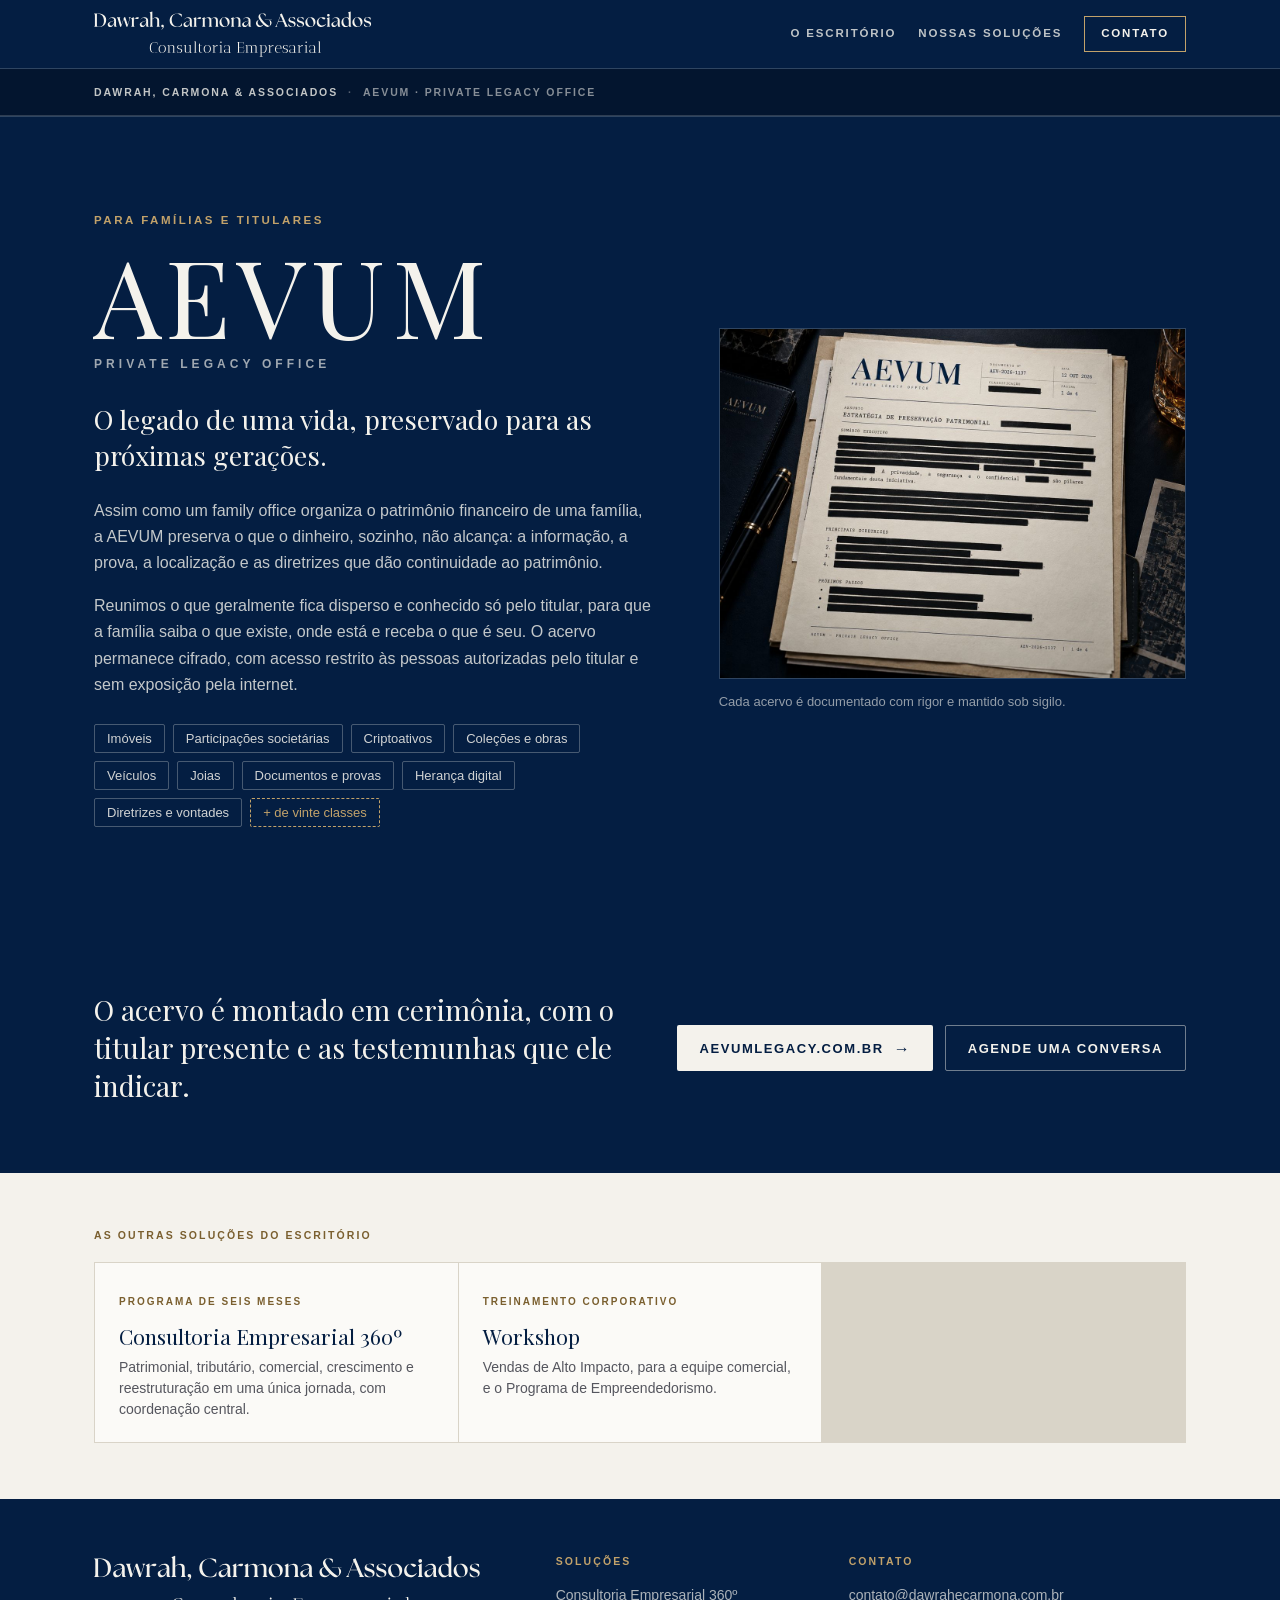
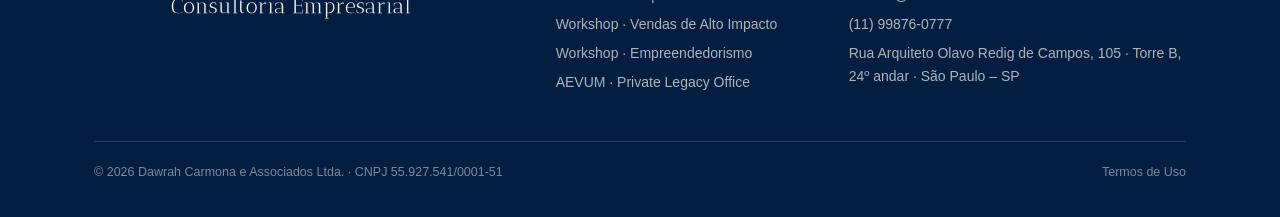
<file: aevum/index.html>
<!doctype html>
<html lang="pt-BR"><head><meta charset="utf-8">
<meta name="viewport" content="width=device-width,initial-scale=1">
<title>AEVUM · Private Legacy Office · Dawrah, Carmona &amp; Associados</title>
<meta name="description" content="A AEVUM reúne o que geralmente fica disperso e conhecido só pelo titular: informação, prova, localização e diretrizes do patrimônio, em acervo cifrado e sem exposição pela internet.">
<meta property="og:type" content="website">
<meta property="og:locale" content="pt_BR">
<meta property="og:title" content="AEVUM · Private Legacy Office">
<meta property="og:description" content="O legado de uma vida, preservado para as próximas gerações.">
<meta name="theme-color" content="#041e42">
<link rel="stylesheet" href="../site-base.css">
<style>
/* ---------- AEVUM ---------- */
#aevum{background:var(--navy);color:rgba(244,242,236,.86);border-top:1px solid var(--navy-line)}
#aevum .eyebrow{color:var(--brass)}
.aevum-grid{display:grid;grid-template-columns:6fr 5fr;gap:64px;align-items:center}
@media (max-width:900px){.aevum-grid{grid-template-columns:1fr;gap:36px}}
.aevum-word{font:400 clamp(60px,9vw,108px)/.9 var(--serif);letter-spacing:.06em;color:var(--bone);margin-top:18px}
.aevum-desc{margin-top:14px;font:600 12px/1.3 var(--sans);letter-spacing:.34em;text-transform:uppercase;color:rgba(244,242,236,.65)}
.aevum-tag{margin-top:28px;font:400 clamp(21px,2.4vw,27px)/1.35 var(--serif);color:var(--bone);max-width:20em}
#aevum .prose{margin-top:24px}
#aevum .prose p{color:rgba(244,242,236,.8)}
.chips{list-style:none;margin:26px 0 0;padding:0;display:flex;flex-wrap:wrap;gap:8px}
.chips li{border:1px solid rgba(244,242,236,.28);padding:7px 12px;font-size:13px;line-height:1;color:rgba(244,242,236,.85);border-radius:2px}
.chips li.more{border-style:dashed;border-color:var(--brass);color:var(--brass)}
.aevum-media img{width:100%;aspect-ratio:4/3;object-fit:cover;border:1px solid var(--navy-line)}
.aevum-media figcaption{margin-top:12px;font-size:13px;color:rgba(244,242,236,.6)}
</style>
</head>
<body>
<!--assinatura-->
<!-- gerado por dawrahecarmona/logo/assinatura.py — não editar à mão -->
<style>.dc-logo{display:block;aspect-ratio:862.100/143;width:auto;overflow:visible}</style>
<svg width="0" height="0" style="position:absolute" aria-hidden="true"><symbol id="dc-logo" viewBox="0 0 862.100 143"><g fill="currentColor"><path transform="translate(-2.281 49.258)" d="M 2.78125 0 L 2.78125 -0.828125 C 3.757812 -1.140625 4.394531 -1.796875 4.6875 -2.796875 C 4.988281 -3.804688 5.140625 -5.375 5.140625 -7.5 L 5.140625 -33.8125 C 5.140625 -35.9375 4.988281 -37.5 4.6875 -38.5 C 4.394531 -39.507812 3.757812 -40.171875 2.78125 -40.484375 L 2.78125 -41.3125 L 17.53125 -41.3125 C 21.78125 -41.3125 25.347656 -40.703125 28.234375 -39.484375 C 31.128906 -38.265625 33.441406 -36.660156 35.171875 -34.671875 C 36.898438 -32.679688 38.15625 -30.523438 38.9375 -28.203125 C 39.726562 -25.890625 40.125 -23.648438 40.125 -21.484375 C 40.164062 -17.234375 39.3125 -13.492188 37.5625 -10.265625 C 35.8125 -7.035156 33.332031 -4.515625 30.125 -2.703125 C 26.914062 -0.898438 23.148438 0 18.828125 0 Z M 11.390625 -5.25 C 11.390625 -3.875 11.625 -2.8125 12.09375 -2.0625 C 12.570312 -1.3125 13.613281 -0.9375 15.21875 -0.9375 L 18.40625 -0.9375 C 23.164062 -0.9375 26.816406 -2.300781 29.359375 -5.03125 C 31.898438 -7.769531 33.171875 -12.289062 33.171875 -18.59375 C 33.171875 -22.644531 32.460938 -26.3125 31.046875 -29.59375 C 29.628906 -32.882812 27.492188 -35.5 24.640625 -37.4375 C 21.785156 -39.382812 18.15625 -40.359375 13.75 -40.359375 L 11.390625 -40.359375 Z M 11.390625 -5.25"/><path transform="translate(40.848 49.258)" d="M 24.203125 0 C 22.617188 0 21.828125 -0.785156 21.828125 -2.359375 L 21.828125 -12.09375 C 21.285156 -9.8125 20.460938 -7.707031 19.359375 -5.78125 C 18.253906 -3.851562 16.894531 -2.304688 15.28125 -1.140625 C 13.664062 0.0117188 11.835938 0.59375 9.796875 0.59375 C 7.628906 0.59375 5.75 -0.0703125 4.15625 -1.40625 C 2.5625 -2.75 1.765625 -4.660156 1.765625 -7.140625 C 1.765625 -9.179688 2.382812 -10.84375 3.625 -12.125 C 4.863281 -13.40625 6.503906 -14.476562 8.546875 -15.34375 C 10.597656 -16.207031 12.84375 -16.972656 15.28125 -17.640625 L 21.828125 -19.53125 C 21.796875 -22.445312 21.0625 -24.523438 19.625 -25.765625 C 18.1875 -27.003906 16.363281 -27.625 14.15625 -27.625 C 12.507812 -27.625 10.878906 -27.238281 9.265625 -26.46875 C 7.648438 -25.695312 6.097656 -24.410156 4.609375 -22.609375 L 4.015625 -23.140625 C 5.660156 -25.179688 7.601562 -26.820312 9.84375 -28.0625 C 12.09375 -29.300781 14.554688 -29.921875 17.234375 -29.921875 C 20.816406 -29.921875 23.460938 -28.984375 25.171875 -27.109375 C 26.878906 -25.242188 27.734375 -22.503906 27.734375 -18.890625 L 27.734375 -7.5 C 27.734375 -5.375 27.878906 -3.804688 28.171875 -2.796875 C 28.472656 -1.796875 29.113281 -1.140625 30.09375 -0.828125 L 30.09375 0 Z M 7.265625 -9.203125 C 7.265625 -7.273438 7.84375 -5.878906 9 -5.015625 C 10.15625 -4.148438 11.40625 -3.71875 12.75 -3.71875 C 14.207031 -3.71875 15.492188 -4.160156 16.609375 -5.046875 C 17.734375 -5.929688 18.675781 -7.070312 19.4375 -8.46875 C 20.207031 -9.863281 20.796875 -11.328125 21.203125 -12.859375 C 21.617188 -14.398438 21.828125 -15.835938 21.828125 -17.171875 L 21.828125 -18.703125 L 15.515625 -16.875 C 14.804688 -16.675781 13.988281 -16.390625 13.0625 -16.015625 C 12.144531 -15.648438 11.242188 -15.171875 10.359375 -14.578125 C 9.472656 -13.984375 8.734375 -13.242188 8.140625 -12.359375 C 7.554688 -11.472656 7.265625 -10.421875 7.265625 -9.203125 Z M 7.265625 -9.203125"/><path transform="translate(72.118 49.258)" d="M 2.65625 -22.3125 C 2.0625 -24.351562 1.519531 -25.851562 1.03125 -26.8125 C 0.539062 -27.78125 -0.0351562 -28.40625 -0.703125 -28.6875 L -0.703125 -29.5 L 9.390625 -29.5 L 9.390625 -28.6875 C 8.398438 -28.363281 7.953125 -27.726562 8.046875 -26.78125 C 8.148438 -25.84375 8.476562 -24.351562 9.03125 -22.3125 L 13.515625 -6.484375 L 21.421875 -29.5 L 25.015625 -29.5 L 32.8125 -6.734375 L 37.46875 -22.3125 C 38.0625 -24.351562 38.21875 -25.863281 37.9375 -26.84375 C 37.664062 -27.832031 37.019531 -28.445312 36 -28.6875 L 36 -29.5 L 42.3125 -29.5 L 42.3125 -28.6875 C 41.445312 -28.40625 40.738281 -27.78125 40.1875 -26.8125 C 39.632812 -25.851562 39.066406 -24.351562 38.484375 -22.3125 L 31.75 0 L 28.734375 0 L 20.53125 -24.140625 L 12.15625 0 L 9.140625 0 Z M 2.65625 -22.3125"/><path transform="translate(113.889 49.258)" d="M 1.65625 0 L 1.65625 -0.828125 C 2.632812 -1.140625 3.269531 -1.796875 3.5625 -2.796875 C 3.863281 -3.804688 4.015625 -5.375 4.015625 -7.5 L 4.015625 -21.0625 C 4.015625 -22.800781 3.804688 -23.941406 3.390625 -24.484375 C 2.984375 -25.035156 2.40625 -25.472656 1.65625 -25.796875 L 1.65625 -26.609375 L 9.4375 -30.03125 L 10.03125 -29.5625 L 10.03125 -22.421875 C 10.9375 -24.546875 12.375 -26.28125 14.34375 -27.625 C 15.445312 -28.40625 16.578125 -28.984375 17.734375 -29.359375 C 18.890625 -29.734375 20.175781 -29.921875 21.59375 -29.921875 C 22.625 -29.921875 23.507812 -29.78125 24.25 -29.5 C 25 -29.226562 25.375 -28.78125 25.375 -28.15625 C 25.375 -27.71875 25.222656 -27.191406 24.921875 -26.578125 C 24.628906 -25.972656 24.1875 -25.441406 23.59375 -24.984375 C 23.007812 -24.535156 22.265625 -24.3125 21.359375 -24.3125 C 20.535156 -24.3125 19.523438 -24.457031 18.328125 -24.75 C 17.128906 -25.050781 15.582031 -25.492188 13.6875 -26.078125 C 12.9375 -25.453125 12.160156 -24.53125 11.359375 -23.3125 C 10.554688 -22.09375 10.113281 -20.734375 10.03125 -19.234375 L 10.03125 -7.5 C 10.03125 -5.375 10.175781 -3.804688 10.46875 -2.796875 C 10.769531 -1.796875 11.410156 -1.140625 12.390625 -0.828125 L 12.390625 0 Z M 1.65625 0"/><path transform="translate(140.498 49.258)" d="M 24.203125 0 C 22.617188 0 21.828125 -0.785156 21.828125 -2.359375 L 21.828125 -12.09375 C 21.285156 -9.8125 20.460938 -7.707031 19.359375 -5.78125 C 18.253906 -3.851562 16.894531 -2.304688 15.28125 -1.140625 C 13.664062 0.0117188 11.835938 0.59375 9.796875 0.59375 C 7.628906 0.59375 5.75 -0.0703125 4.15625 -1.40625 C 2.5625 -2.75 1.765625 -4.660156 1.765625 -7.140625 C 1.765625 -9.179688 2.382812 -10.84375 3.625 -12.125 C 4.863281 -13.40625 6.503906 -14.476562 8.546875 -15.34375 C 10.597656 -16.207031 12.84375 -16.972656 15.28125 -17.640625 L 21.828125 -19.53125 C 21.796875 -22.445312 21.0625 -24.523438 19.625 -25.765625 C 18.1875 -27.003906 16.363281 -27.625 14.15625 -27.625 C 12.507812 -27.625 10.878906 -27.238281 9.265625 -26.46875 C 7.648438 -25.695312 6.097656 -24.410156 4.609375 -22.609375 L 4.015625 -23.140625 C 5.660156 -25.179688 7.601562 -26.820312 9.84375 -28.0625 C 12.09375 -29.300781 14.554688 -29.921875 17.234375 -29.921875 C 20.816406 -29.921875 23.460938 -28.984375 25.171875 -27.109375 C 26.878906 -25.242188 27.734375 -22.503906 27.734375 -18.890625 L 27.734375 -7.5 C 27.734375 -5.375 27.878906 -3.804688 28.171875 -2.796875 C 28.472656 -1.796875 29.113281 -1.140625 30.09375 -0.828125 L 30.09375 0 Z M 7.265625 -9.203125 C 7.265625 -7.273438 7.84375 -5.878906 9 -5.015625 C 10.15625 -4.148438 11.40625 -3.71875 12.75 -3.71875 C 14.207031 -3.71875 15.492188 -4.160156 16.609375 -5.046875 C 17.734375 -5.929688 18.675781 -7.070312 19.4375 -8.46875 C 20.207031 -9.863281 20.796875 -11.328125 21.203125 -12.859375 C 21.617188 -14.398438 21.828125 -15.835938 21.828125 -17.171875 L 21.828125 -18.703125 L 15.515625 -16.875 C 14.804688 -16.675781 13.988281 -16.390625 13.0625 -16.015625 C 12.144531 -15.648438 11.242188 -15.171875 10.359375 -14.578125 C 9.472656 -13.984375 8.734375 -13.242188 8.140625 -12.359375 C 7.554688 -11.472656 7.265625 -10.421875 7.265625 -9.203125 Z M 7.265625 -9.203125"/><path transform="translate(171.768 49.258)" d="M 1.1875 0 L 1.1875 -0.828125 C 2.164062 -1.140625 2.800781 -1.796875 3.09375 -2.796875 C 3.394531 -3.804688 3.546875 -5.375 3.546875 -7.5 L 3.546875 -38.765625 C 3.546875 -40.503906 3.335938 -41.644531 2.921875 -42.1875 C 2.503906 -42.738281 1.925781 -43.175781 1.1875 -43.5 L 1.1875 -44.328125 L 8.96875 -47.75 L 9.5625 -47.265625 L 9.5625 -24.609375 C 11.175781 -25.941406 13.023438 -27.160156 15.109375 -28.265625 C 17.191406 -29.367188 19.375 -29.921875 21.65625 -29.921875 C 24.375 -29.921875 26.566406 -29.160156 28.234375 -27.640625 C 29.910156 -26.128906 30.75 -23.644531 30.75 -20.1875 L 30.75 -7.5 C 30.75 -5.375 30.894531 -3.804688 31.1875 -2.796875 C 31.476562 -1.796875 32.117188 -1.140625 33.109375 -0.828125 L 33.109375 0 L 22.359375 0 L 22.359375 -0.828125 C 23.347656 -1.140625 23.988281 -1.796875 24.28125 -2.796875 C 24.582031 -3.804688 24.734375 -5.375 24.734375 -7.5 L 24.734375 -19.125 C 24.734375 -21.800781 24.171875 -23.875 23.046875 -25.34375 C 21.921875 -26.820312 20.257812 -27.5625 18.0625 -27.5625 C 16.6875 -27.5625 15.328125 -27.222656 13.984375 -26.546875 C 12.648438 -25.878906 11.175781 -24.898438 9.5625 -23.609375 L 9.5625 -7.5 C 9.5625 -5.375 9.707031 -3.804688 10 -2.796875 C 10.300781 -1.796875 10.941406 -1.140625 11.921875 -0.828125 L 11.921875 0 Z M 1.1875 0"/><path transform="translate(206.046 49.258)" d="M 2.953125 8.140625 C 4.484375 7.390625 5.648438 6.265625 6.453125 4.765625 C 7.265625 3.273438 7.726562 1.765625 7.84375 0.234375 C 7.613281 0.273438 7.378906 0.320312 7.140625 0.375 C 6.898438 0.4375 6.644531 0.46875 6.375 0.46875 C 5.425781 0.46875 4.632812 0.152344 4 -0.46875 C 3.375 -1.101562 3.0625 -1.890625 3.0625 -2.828125 C 3.0625 -3.972656 3.394531 -4.910156 4.0625 -5.640625 C 4.738281 -6.367188 5.628906 -6.734375 6.734375 -6.734375 C 7.984375 -6.734375 9.003906 -6.335938 9.796875 -5.546875 C 10.585938 -4.753906 10.984375 -3.492188 10.984375 -1.765625 C 10.984375 -0.191406 10.578125 1.316406 9.765625 2.765625 C 8.960938 4.222656 7.96875 5.472656 6.78125 6.515625 C 5.601562 7.554688 4.425781 8.296875 3.25 8.734375 Z M 2.953125 8.140625"/><path transform="translate(232.065 49.258)" d="M 25.96875 0.59375 C 21.28125 0.59375 17.222656 -0.203125 13.796875 -1.796875 C 10.378906 -3.390625 7.753906 -5.710938 5.921875 -8.765625 C 4.097656 -11.816406 3.1875 -15.546875 3.1875 -19.953125 C 3.1875 -22.941406 3.742188 -25.742188 4.859375 -28.359375 C 5.984375 -30.972656 7.597656 -33.28125 9.703125 -35.28125 C 11.804688 -37.289062 14.320312 -38.863281 17.25 -40 C 20.1875 -41.144531 23.46875 -41.71875 27.09375 -41.71875 C 28.539062 -41.71875 30.117188 -41.617188 31.828125 -41.421875 C 33.546875 -41.234375 35.179688 -40.929688 36.734375 -40.515625 C 38.285156 -40.097656 39.578125 -39.535156 40.609375 -38.828125 L 40.84375 -31.046875 L 40.125 -30.859375 C 39.34375 -32.910156 38.179688 -34.648438 36.640625 -36.078125 C 35.109375 -37.515625 33.390625 -38.628906 31.484375 -39.421875 C 29.578125 -40.210938 27.597656 -40.609375 25.546875 -40.609375 C 22.398438 -40.609375 19.617188 -39.914062 17.203125 -38.53125 C 14.785156 -37.15625 12.882812 -35.140625 11.5 -32.484375 C 10.125 -29.828125 9.4375 -26.535156 9.4375 -22.609375 C 9.4375 -19.773438 9.847656 -17.039062 10.671875 -14.40625 C 11.503906 -11.769531 12.695312 -9.414062 14.25 -7.34375 C 15.800781 -5.28125 17.707031 -3.648438 19.96875 -2.453125 C 22.238281 -1.253906 24.804688 -0.65625 27.671875 -0.65625 C 30.984375 -0.65625 33.757812 -1.578125 36 -3.421875 C 38.238281 -5.273438 39.890625 -7.734375 40.953125 -10.796875 L 41.71875 -10.6875 L 40.78125 -2.25 C 39.207031 -1.539062 37.25 -0.890625 34.90625 -0.296875 C 32.5625 0.292969 29.582031 0.59375 25.96875 0.59375 Z M 25.96875 0.59375"/><path transform="translate(276.374 49.258)" d="M 24.203125 0 C 22.617188 0 21.828125 -0.785156 21.828125 -2.359375 L 21.828125 -12.09375 C 21.285156 -9.8125 20.460938 -7.707031 19.359375 -5.78125 C 18.253906 -3.851562 16.894531 -2.304688 15.28125 -1.140625 C 13.664062 0.0117188 11.835938 0.59375 9.796875 0.59375 C 7.628906 0.59375 5.75 -0.0703125 4.15625 -1.40625 C 2.5625 -2.75 1.765625 -4.660156 1.765625 -7.140625 C 1.765625 -9.179688 2.382812 -10.84375 3.625 -12.125 C 4.863281 -13.40625 6.503906 -14.476562 8.546875 -15.34375 C 10.597656 -16.207031 12.84375 -16.972656 15.28125 -17.640625 L 21.828125 -19.53125 C 21.796875 -22.445312 21.0625 -24.523438 19.625 -25.765625 C 18.1875 -27.003906 16.363281 -27.625 14.15625 -27.625 C 12.507812 -27.625 10.878906 -27.238281 9.265625 -26.46875 C 7.648438 -25.695312 6.097656 -24.410156 4.609375 -22.609375 L 4.015625 -23.140625 C 5.660156 -25.179688 7.601562 -26.820312 9.84375 -28.0625 C 12.09375 -29.300781 14.554688 -29.921875 17.234375 -29.921875 C 20.816406 -29.921875 23.460938 -28.984375 25.171875 -27.109375 C 26.878906 -25.242188 27.734375 -22.503906 27.734375 -18.890625 L 27.734375 -7.5 C 27.734375 -5.375 27.878906 -3.804688 28.171875 -2.796875 C 28.472656 -1.796875 29.113281 -1.140625 30.09375 -0.828125 L 30.09375 0 Z M 7.265625 -9.203125 C 7.265625 -7.273438 7.84375 -5.878906 9 -5.015625 C 10.15625 -4.148438 11.40625 -3.71875 12.75 -3.71875 C 14.207031 -3.71875 15.492188 -4.160156 16.609375 -5.046875 C 17.734375 -5.929688 18.675781 -7.070312 19.4375 -8.46875 C 20.207031 -9.863281 20.796875 -11.328125 21.203125 -12.859375 C 21.617188 -14.398438 21.828125 -15.835938 21.828125 -17.171875 L 21.828125 -18.703125 L 15.515625 -16.875 C 14.804688 -16.675781 13.988281 -16.390625 13.0625 -16.015625 C 12.144531 -15.648438 11.242188 -15.171875 10.359375 -14.578125 C 9.472656 -13.984375 8.734375 -13.242188 8.140625 -12.359375 C 7.554688 -11.472656 7.265625 -10.421875 7.265625 -9.203125 Z M 7.265625 -9.203125"/><path transform="translate(307.643 49.258)" d="M 1.65625 0 L 1.65625 -0.828125 C 2.632812 -1.140625 3.269531 -1.796875 3.5625 -2.796875 C 3.863281 -3.804688 4.015625 -5.375 4.015625 -7.5 L 4.015625 -21.0625 C 4.015625 -22.800781 3.804688 -23.941406 3.390625 -24.484375 C 2.984375 -25.035156 2.40625 -25.472656 1.65625 -25.796875 L 1.65625 -26.609375 L 9.4375 -30.03125 L 10.03125 -29.5625 L 10.03125 -22.421875 C 10.9375 -24.546875 12.375 -26.28125 14.34375 -27.625 C 15.445312 -28.40625 16.578125 -28.984375 17.734375 -29.359375 C 18.890625 -29.734375 20.175781 -29.921875 21.59375 -29.921875 C 22.625 -29.921875 23.507812 -29.78125 24.25 -29.5 C 25 -29.226562 25.375 -28.78125 25.375 -28.15625 C 25.375 -27.71875 25.222656 -27.191406 24.921875 -26.578125 C 24.628906 -25.972656 24.1875 -25.441406 23.59375 -24.984375 C 23.007812 -24.535156 22.265625 -24.3125 21.359375 -24.3125 C 20.535156 -24.3125 19.523438 -24.457031 18.328125 -24.75 C 17.128906 -25.050781 15.582031 -25.492188 13.6875 -26.078125 C 12.9375 -25.453125 12.160156 -24.53125 11.359375 -23.3125 C 10.554688 -22.09375 10.113281 -20.734375 10.03125 -19.234375 L 10.03125 -7.5 C 10.03125 -5.375 10.175781 -3.804688 10.46875 -2.796875 C 10.769531 -1.796875 11.410156 -1.140625 12.390625 -0.828125 L 12.390625 0 Z M 1.65625 0"/><path transform="translate(334.252 49.258)" d="M 1.65625 0 L 1.65625 -0.828125 C 2.632812 -1.140625 3.269531 -1.796875 3.5625 -2.796875 C 3.863281 -3.804688 4.015625 -5.375 4.015625 -7.5 L 4.015625 -21.0625 C 4.015625 -22.800781 3.804688 -23.941406 3.390625 -24.484375 C 2.984375 -25.035156 2.40625 -25.472656 1.65625 -25.796875 L 1.65625 -26.609375 L 9.4375 -30.03125 L 10.03125 -29.5625 L 10.03125 -24.609375 C 11.644531 -25.941406 13.492188 -27.160156 15.578125 -28.265625 C 17.660156 -29.367188 19.84375 -29.921875 22.125 -29.921875 C 24.21875 -29.921875 25.929688 -29.5 27.265625 -28.65625 C 28.597656 -27.8125 29.539062 -26.441406 30.09375 -24.546875 C 31.707031 -25.890625 33.566406 -27.117188 35.671875 -28.234375 C 37.773438 -29.359375 39.988281 -29.921875 42.3125 -29.921875 C 45.03125 -29.921875 47.125 -29.160156 48.59375 -27.640625 C 50.070312 -26.128906 50.8125 -23.644531 50.8125 -20.1875 L 50.8125 -7.5 C 50.8125 -5.375 50.957031 -3.804688 51.25 -2.796875 C 51.550781 -1.796875 52.191406 -1.140625 53.171875 -0.828125 L 53.171875 0 L 42.4375 0 L 42.4375 -0.828125 C 43.414062 -1.140625 44.050781 -1.796875 44.34375 -2.796875 C 44.644531 -3.804688 44.796875 -5.375 44.796875 -7.5 L 44.796875 -19.125 C 44.796875 -21.800781 44.332031 -23.875 43.40625 -25.34375 C 42.476562 -26.820312 40.914062 -27.5625 38.71875 -27.5625 C 37.34375 -27.5625 35.984375 -27.234375 34.640625 -26.578125 C 33.304688 -25.929688 31.851562 -24.976562 30.28125 -23.71875 C 30.507812 -22.65625 30.625 -21.476562 30.625 -20.1875 L 30.625 -7.5 C 30.625 -5.375 30.769531 -3.804688 31.0625 -2.796875 C 31.363281 -1.796875 32.003906 -1.140625 32.984375 -0.828125 L 32.984375 0 L 22.25 0 L 22.25 -0.828125 C 23.226562 -1.140625 23.863281 -1.796875 24.15625 -2.796875 C 24.457031 -3.804688 24.609375 -5.375 24.609375 -7.5 L 24.609375 -19.125 C 24.609375 -21.800781 24.144531 -23.875 23.21875 -25.34375 C 22.289062 -26.820312 20.726562 -27.5625 18.53125 -27.5625 C 17.15625 -27.5625 15.796875 -27.222656 14.453125 -26.546875 C 13.117188 -25.878906 11.644531 -24.898438 10.03125 -23.609375 L 10.03125 -7.5 C 10.03125 -5.375 10.175781 -3.804688 10.46875 -2.796875 C 10.769531 -1.796875 11.410156 -1.140625 12.390625 -0.828125 L 12.390625 0 Z M 1.65625 0"/><path transform="translate(388.296 49.258)" d="M 17.59375 0.59375 C 15.65625 0.59375 13.753906 0.304688 11.890625 -0.265625 C 10.023438 -0.835938 8.332031 -1.722656 6.8125 -2.921875 C 5.300781 -4.117188 4.09375 -5.628906 3.1875 -7.453125 C 2.28125 -9.285156 1.828125 -11.460938 1.828125 -13.984375 C 1.828125 -16.390625 2.257812 -18.5625 3.125 -20.5 C 3.988281 -22.445312 5.164062 -24.117188 6.65625 -25.515625 C 8.15625 -26.921875 9.847656 -28.003906 11.734375 -28.765625 C 13.628906 -29.535156 15.582031 -29.921875 17.59375 -29.921875 C 19.4375 -29.921875 21.269531 -29.644531 23.09375 -29.09375 C 24.925781 -28.539062 26.617188 -27.664062 28.171875 -26.46875 C 29.734375 -25.269531 30.972656 -23.742188 31.890625 -21.890625 C 32.816406 -20.046875 33.28125 -17.820312 33.28125 -15.21875 C 33.28125 -12.707031 32.796875 -10.46875 31.828125 -8.5 C 30.867188 -6.53125 29.613281 -4.875 28.0625 -3.53125 C 26.507812 -2.195312 24.804688 -1.175781 22.953125 -0.46875 C 21.109375 0.238281 19.320312 0.59375 17.59375 0.59375 Z M 7.734375 -18.40625 C 7.734375 -16.675781 7.988281 -14.785156 8.5 -12.734375 C 9.007812 -10.691406 9.765625 -8.753906 10.765625 -6.921875 C 11.773438 -5.097656 13.023438 -3.601562 14.515625 -2.4375 C 16.015625 -1.28125 17.726562 -0.703125 19.65625 -0.703125 C 21.582031 -0.703125 23.101562 -1.191406 24.21875 -2.171875 C 25.34375 -3.160156 26.140625 -4.421875 26.609375 -5.953125 C 27.085938 -7.492188 27.328125 -9.085938 27.328125 -10.734375 C 27.328125 -12.628906 27.019531 -14.644531 26.40625 -16.78125 C 25.800781 -18.925781 24.9375 -20.941406 23.8125 -22.828125 C 22.6875 -24.722656 21.335938 -26.226562 19.765625 -27.34375 C 18.191406 -28.46875 16.460938 -28.929688 14.578125 -28.734375 C 12.890625 -28.578125 11.539062 -28 10.53125 -27 C 9.53125 -26 8.8125 -24.738281 8.375 -23.21875 C 7.945312 -21.707031 7.734375 -20.101562 7.734375 -18.40625 Z M 7.734375 -18.40625"/><path transform="translate(423.990 49.258)" d="M 1.65625 0 L 1.65625 -0.828125 C 2.632812 -1.140625 3.269531 -1.796875 3.5625 -2.796875 C 3.863281 -3.804688 4.015625 -5.375 4.015625 -7.5 L 4.015625 -21.0625 C 4.015625 -22.800781 3.804688 -23.941406 3.390625 -24.484375 C 2.984375 -25.035156 2.40625 -25.472656 1.65625 -25.796875 L 1.65625 -26.609375 L 9.4375 -30.03125 L 10.03125 -29.5625 L 10.03125 -24.609375 C 11.644531 -25.941406 13.492188 -27.160156 15.578125 -28.265625 C 17.660156 -29.367188 19.84375 -29.921875 22.125 -29.921875 C 24.84375 -29.921875 27.035156 -29.160156 28.703125 -27.640625 C 30.378906 -26.128906 31.21875 -23.644531 31.21875 -20.1875 L 31.21875 -7.5 C 31.21875 -5.375 31.363281 -3.804688 31.65625 -2.796875 C 31.957031 -1.796875 32.597656 -1.140625 33.578125 -0.828125 L 33.578125 0 L 22.84375 0 L 22.84375 -0.828125 C 23.820312 -1.140625 24.457031 -1.796875 24.75 -2.796875 C 25.050781 -3.804688 25.203125 -5.375 25.203125 -7.5 L 25.203125 -19.125 C 25.203125 -21.800781 24.640625 -23.875 23.515625 -25.34375 C 22.390625 -26.820312 20.726562 -27.5625 18.53125 -27.5625 C 17.15625 -27.5625 15.796875 -27.222656 14.453125 -26.546875 C 13.117188 -25.878906 11.644531 -24.898438 10.03125 -23.609375 L 10.03125 -7.5 C 10.03125 -5.375 10.175781 -3.804688 10.46875 -2.796875 C 10.769531 -1.796875 11.410156 -1.140625 12.390625 -0.828125 L 12.390625 0 Z M 1.65625 0"/><path transform="translate(458.741 49.258)" d="M 24.203125 0 C 22.617188 0 21.828125 -0.785156 21.828125 -2.359375 L 21.828125 -12.09375 C 21.285156 -9.8125 20.460938 -7.707031 19.359375 -5.78125 C 18.253906 -3.851562 16.894531 -2.304688 15.28125 -1.140625 C 13.664062 0.0117188 11.835938 0.59375 9.796875 0.59375 C 7.628906 0.59375 5.75 -0.0703125 4.15625 -1.40625 C 2.5625 -2.75 1.765625 -4.660156 1.765625 -7.140625 C 1.765625 -9.179688 2.382812 -10.84375 3.625 -12.125 C 4.863281 -13.40625 6.503906 -14.476562 8.546875 -15.34375 C 10.597656 -16.207031 12.84375 -16.972656 15.28125 -17.640625 L 21.828125 -19.53125 C 21.796875 -22.445312 21.0625 -24.523438 19.625 -25.765625 C 18.1875 -27.003906 16.363281 -27.625 14.15625 -27.625 C 12.507812 -27.625 10.878906 -27.238281 9.265625 -26.46875 C 7.648438 -25.695312 6.097656 -24.410156 4.609375 -22.609375 L 4.015625 -23.140625 C 5.660156 -25.179688 7.601562 -26.820312 9.84375 -28.0625 C 12.09375 -29.300781 14.554688 -29.921875 17.234375 -29.921875 C 20.816406 -29.921875 23.460938 -28.984375 25.171875 -27.109375 C 26.878906 -25.242188 27.734375 -22.503906 27.734375 -18.890625 L 27.734375 -7.5 C 27.734375 -5.375 27.878906 -3.804688 28.171875 -2.796875 C 28.472656 -1.796875 29.113281 -1.140625 30.09375 -0.828125 L 30.09375 0 Z M 7.265625 -9.203125 C 7.265625 -7.273438 7.84375 -5.878906 9 -5.015625 C 10.15625 -4.148438 11.40625 -3.71875 12.75 -3.71875 C 14.207031 -3.71875 15.492188 -4.160156 16.609375 -5.046875 C 17.734375 -5.929688 18.675781 -7.070312 19.4375 -8.46875 C 20.207031 -9.863281 20.796875 -11.328125 21.203125 -12.859375 C 21.617188 -14.398438 21.828125 -15.835938 21.828125 -17.171875 L 21.828125 -18.703125 L 15.515625 -16.875 C 14.804688 -16.675781 13.988281 -16.390625 13.0625 -16.015625 C 12.144531 -15.648438 11.242188 -15.171875 10.359375 -14.578125 C 9.472656 -13.984375 8.734375 -13.242188 8.140625 -12.359375 C 7.554688 -11.472656 7.265625 -10.421875 7.265625 -9.203125 Z M 7.265625 -9.203125"/><path transform="translate(501.810 49.258)" d="M 37.65625 0.40625 C 36.082031 0.40625 34.191406 -0.304688 31.984375 -1.734375 C 29.785156 -3.171875 27.523438 -5.015625 25.203125 -7.265625 C 23.941406 -4.984375 22.316406 -3.101562 20.328125 -1.625 C 18.335938 -0.144531 16.066406 0.59375 13.515625 0.59375 C 10.953125 0.59375 8.796875 -0.015625 7.046875 -1.234375 C 5.296875 -2.453125 3.976562 -3.976562 3.09375 -5.8125 C 2.207031 -7.644531 1.765625 -9.445312 1.765625 -11.21875 C 1.765625 -13.96875 2.71875 -16.34375 4.625 -18.34375 C 6.539062 -20.351562 9.109375 -21.96875 12.328125 -23.1875 C 11.460938 -24.6875 10.785156 -26.15625 10.296875 -27.59375 C 9.804688 -29.03125 9.5625 -30.414062 9.5625 -31.75 C 9.5625 -32.65625 9.773438 -33.664062 10.203125 -34.78125 C 10.640625 -35.90625 11.347656 -37 12.328125 -38.0625 C 13.316406 -39.125 14.644531 -40 16.3125 -40.6875 C 17.988281 -41.375 20.085938 -41.71875 22.609375 -41.71875 C 23.742188 -41.71875 25.144531 -41.585938 26.8125 -41.328125 C 28.488281 -41.078125 29.976562 -40.578125 31.28125 -39.828125 L 31.921875 -32.34375 L 31.28125 -32.21875 C 30.257812 -34.65625 29.144531 -36.460938 27.9375 -37.640625 C 26.738281 -38.828125 25.554688 -39.617188 24.390625 -40.015625 C 23.234375 -40.410156 22.144531 -40.609375 21.125 -40.609375 C 19.507812 -40.609375 18.226562 -40.269531 17.28125 -39.59375 C 16.34375 -38.925781 15.6875 -38.140625 15.3125 -37.234375 C 14.9375 -36.328125 14.75 -35.519531 14.75 -34.8125 C 14.75 -33.238281 15.203125 -31.5 16.109375 -29.59375 C 17.015625 -27.6875 18.210938 -25.695312 19.703125 -23.625 C 21.203125 -21.5625 22.859375 -19.46875 24.671875 -17.34375 C 26.359375 -15.414062 28.085938 -13.578125 29.859375 -11.828125 C 31.628906 -10.078125 33.347656 -8.523438 35.015625 -7.171875 C 36.691406 -5.816406 38.207031 -4.742188 39.5625 -3.953125 C 40.925781 -3.171875 42.019531 -2.78125 42.84375 -2.78125 C 43.863281 -2.78125 44.609375 -3.535156 45.078125 -5.046875 C 45.554688 -6.554688 45.796875 -8.691406 45.796875 -11.453125 C 45.796875 -12.359375 45.71875 -13.359375 45.5625 -14.453125 C 45.40625 -15.554688 45.164062 -16.609375 44.84375 -17.609375 C 44.53125 -18.617188 44.164062 -19.445312 43.75 -20.09375 C 43.34375 -20.738281 42.882812 -21.0625 42.375 -21.0625 L 29.15625 -21.0625 L 29.390625 -22.015625 L 51.21875 -22.015625 L 50.984375 -21.0625 L 44.140625 -21.0625 C 45.867188 -20.320312 47.296875 -19.160156 48.421875 -17.578125 C 49.546875 -16.003906 50.109375 -14.273438 50.109375 -12.390625 C 50.109375 -11.128906 49.753906 -9.757812 49.046875 -8.28125 C 48.335938 -6.8125 47.390625 -5.414062 46.203125 -4.09375 C 45.023438 -2.78125 43.695312 -1.703125 42.21875 -0.859375 C 40.75 -0.015625 39.226562 0.40625 37.65625 0.40625 Z M 6.90625 -13.6875 C 6.90625 -12.039062 7.273438 -10.398438 8.015625 -8.765625 C 8.765625 -7.128906 9.859375 -5.78125 11.296875 -4.71875 C 12.734375 -3.65625 14.476562 -3.125 16.53125 -3.125 C 18.375 -3.125 19.984375 -3.613281 21.359375 -4.59375 C 22.734375 -5.582031 23.796875 -6.6875 24.546875 -7.90625 C 23.796875 -8.695312 23.035156 -9.503906 22.265625 -10.328125 C 21.503906 -11.148438 20.75 -11.992188 20 -12.859375 C 18.664062 -14.472656 17.367188 -16.085938 16.109375 -17.703125 C 14.847656 -19.316406 13.726562 -20.910156 12.75 -22.484375 C 10.738281 -21.617188 9.257812 -20.4375 8.3125 -18.9375 C 7.375 -17.445312 6.90625 -15.695312 6.90625 -13.6875 Z M 6.90625 -13.6875"/><path transform="translate(564.350 49.258)" d="M -1.234375 0 L -1.234375 -0.828125 C -0.328125 -1.140625 0.523438 -1.75 1.328125 -2.65625 C 2.128906 -3.5625 2.925781 -5 3.71875 -6.96875 L 14.75 -34.34375 C 15.1875 -35.445312 15.148438 -36.507812 14.640625 -37.53125 L 13.875 -39.1875 L 19.65625 -41.78125 L 34.28125 -6.90625 C 35.113281 -4.976562 35.910156 -3.5625 36.671875 -2.65625 C 37.441406 -1.75 38.160156 -1.140625 38.828125 -0.828125 L 38.828125 0 L 28.09375 0 L 28.09375 -0.828125 C 29.070312 -1.140625 29.429688 -1.75 29.171875 -2.65625 C 28.921875 -3.5625 28.382812 -4.976562 27.5625 -6.90625 L 24.015625 -15.40625 L 8.265625 -15.40625 L 4.84375 -6.96875 C 4.050781 -5 3.734375 -3.539062 3.890625 -2.59375 C 4.046875 -1.65625 4.617188 -1.066406 5.609375 -0.828125 L 5.609375 0 Z M 8.609375 -16.34375 L 23.609375 -16.34375 L 16 -34.578125 Z M 8.609375 -16.34375"/><path transform="translate(602.287 49.258)" d="M 13.046875 0.46875 C 10.878906 0.46875 8.847656 0.191406 6.953125 -0.359375 C 5.066406 -0.910156 3.554688 -1.554688 2.421875 -2.296875 L 1.828125 -10.03125 L 2.421875 -10.15625 C 3.679688 -7.320312 5.34375 -5.007812 7.40625 -3.21875 C 9.46875 -1.425781 11.816406 -0.507812 14.453125 -0.46875 C 16.304688 -0.425781 17.773438 -0.925781 18.859375 -1.96875 C 19.941406 -3.019531 20.484375 -4.210938 20.484375 -5.546875 C 20.484375 -7.429688 19.765625 -8.847656 18.328125 -9.796875 C 16.890625 -10.742188 14.890625 -11.609375 12.328125 -12.390625 C 10.285156 -13.023438 8.503906 -13.6875 6.984375 -14.375 C 5.472656 -15.0625 4.3125 -15.945312 3.5 -17.03125 C 2.695312 -18.113281 2.296875 -19.535156 2.296875 -21.296875 C 2.296875 -22.796875 2.695312 -24.203125 3.5 -25.515625 C 4.3125 -26.835938 5.5625 -27.898438 7.25 -28.703125 C 8.945312 -29.515625 11.132812 -29.921875 13.8125 -29.921875 C 15.5 -29.921875 17.164062 -29.78125 18.8125 -29.5 C 20.46875 -29.226562 21.789062 -28.878906 22.78125 -28.453125 L 23.078125 -21.953125 L 22.359375 -21.828125 C 21.378906 -23.921875 20.015625 -25.65625 18.265625 -27.03125 C 16.515625 -28.40625 14.554688 -29.09375 12.390625 -29.09375 C 10.546875 -29.09375 9.0625 -28.660156 7.9375 -27.796875 C 6.8125 -26.929688 6.25 -25.867188 6.25 -24.609375 C 6.25 -22.953125 6.96875 -21.679688 8.40625 -20.796875 C 9.84375 -19.910156 11.878906 -19.019531 14.515625 -18.125 C 16.085938 -17.601562 17.628906 -17.03125 19.140625 -16.40625 C 20.660156 -15.78125 21.921875 -14.90625 22.921875 -13.78125 C 23.929688 -12.65625 24.4375 -11.09375 24.4375 -9.09375 C 24.4375 -7.59375 24.082031 -6.101562 23.375 -4.625 C 22.664062 -3.15625 21.484375 -1.9375 19.828125 -0.96875 C 18.171875 -0.0078125 15.910156 0.46875 13.046875 0.46875 Z M 13.046875 0.46875"/><path transform="translate(628.718 49.258)" d="M 13.046875 0.46875 C 10.878906 0.46875 8.847656 0.191406 6.953125 -0.359375 C 5.066406 -0.910156 3.554688 -1.554688 2.421875 -2.296875 L 1.828125 -10.03125 L 2.421875 -10.15625 C 3.679688 -7.320312 5.34375 -5.007812 7.40625 -3.21875 C 9.46875 -1.425781 11.816406 -0.507812 14.453125 -0.46875 C 16.304688 -0.425781 17.773438 -0.925781 18.859375 -1.96875 C 19.941406 -3.019531 20.484375 -4.210938 20.484375 -5.546875 C 20.484375 -7.429688 19.765625 -8.847656 18.328125 -9.796875 C 16.890625 -10.742188 14.890625 -11.609375 12.328125 -12.390625 C 10.285156 -13.023438 8.503906 -13.6875 6.984375 -14.375 C 5.472656 -15.0625 4.3125 -15.945312 3.5 -17.03125 C 2.695312 -18.113281 2.296875 -19.535156 2.296875 -21.296875 C 2.296875 -22.796875 2.695312 -24.203125 3.5 -25.515625 C 4.3125 -26.835938 5.5625 -27.898438 7.25 -28.703125 C 8.945312 -29.515625 11.132812 -29.921875 13.8125 -29.921875 C 15.5 -29.921875 17.164062 -29.78125 18.8125 -29.5 C 20.46875 -29.226562 21.789062 -28.878906 22.78125 -28.453125 L 23.078125 -21.953125 L 22.359375 -21.828125 C 21.378906 -23.921875 20.015625 -25.65625 18.265625 -27.03125 C 16.515625 -28.40625 14.554688 -29.09375 12.390625 -29.09375 C 10.546875 -29.09375 9.0625 -28.660156 7.9375 -27.796875 C 6.8125 -26.929688 6.25 -25.867188 6.25 -24.609375 C 6.25 -22.953125 6.96875 -21.679688 8.40625 -20.796875 C 9.84375 -19.910156 11.878906 -19.019531 14.515625 -18.125 C 16.085938 -17.601562 17.628906 -17.03125 19.140625 -16.40625 C 20.660156 -15.78125 21.921875 -14.90625 22.921875 -13.78125 C 23.929688 -12.65625 24.4375 -11.09375 24.4375 -9.09375 C 24.4375 -7.59375 24.082031 -6.101562 23.375 -4.625 C 22.664062 -3.15625 21.484375 -1.9375 19.828125 -0.96875 C 18.171875 -0.0078125 15.910156 0.46875 13.046875 0.46875 Z M 13.046875 0.46875"/><path transform="translate(655.150 49.258)" d="M 17.59375 0.59375 C 15.65625 0.59375 13.753906 0.304688 11.890625 -0.265625 C 10.023438 -0.835938 8.332031 -1.722656 6.8125 -2.921875 C 5.300781 -4.117188 4.09375 -5.628906 3.1875 -7.453125 C 2.28125 -9.285156 1.828125 -11.460938 1.828125 -13.984375 C 1.828125 -16.390625 2.257812 -18.5625 3.125 -20.5 C 3.988281 -22.445312 5.164062 -24.117188 6.65625 -25.515625 C 8.15625 -26.921875 9.847656 -28.003906 11.734375 -28.765625 C 13.628906 -29.535156 15.582031 -29.921875 17.59375 -29.921875 C 19.4375 -29.921875 21.269531 -29.644531 23.09375 -29.09375 C 24.925781 -28.539062 26.617188 -27.664062 28.171875 -26.46875 C 29.734375 -25.269531 30.972656 -23.742188 31.890625 -21.890625 C 32.816406 -20.046875 33.28125 -17.820312 33.28125 -15.21875 C 33.28125 -12.707031 32.796875 -10.46875 31.828125 -8.5 C 30.867188 -6.53125 29.613281 -4.875 28.0625 -3.53125 C 26.507812 -2.195312 24.804688 -1.175781 22.953125 -0.46875 C 21.109375 0.238281 19.320312 0.59375 17.59375 0.59375 Z M 7.734375 -18.40625 C 7.734375 -16.675781 7.988281 -14.785156 8.5 -12.734375 C 9.007812 -10.691406 9.765625 -8.753906 10.765625 -6.921875 C 11.773438 -5.097656 13.023438 -3.601562 14.515625 -2.4375 C 16.015625 -1.28125 17.726562 -0.703125 19.65625 -0.703125 C 21.582031 -0.703125 23.101562 -1.191406 24.21875 -2.171875 C 25.34375 -3.160156 26.140625 -4.421875 26.609375 -5.953125 C 27.085938 -7.492188 27.328125 -9.085938 27.328125 -10.734375 C 27.328125 -12.628906 27.019531 -14.644531 26.40625 -16.78125 C 25.800781 -18.925781 24.9375 -20.941406 23.8125 -22.828125 C 22.6875 -24.722656 21.335938 -26.226562 19.765625 -27.34375 C 18.191406 -28.46875 16.460938 -28.929688 14.578125 -28.734375 C 12.890625 -28.578125 11.539062 -28 10.53125 -27 C 9.53125 -26 8.8125 -24.738281 8.375 -23.21875 C 7.945312 -21.707031 7.734375 -20.101562 7.734375 -18.40625 Z M 7.734375 -18.40625"/><path transform="translate(690.845 49.258)" d="M 15.8125 0.59375 C 13.414062 0.59375 11.144531 0.0390625 9 -1.0625 C 6.851562 -2.164062 5.117188 -3.78125 3.796875 -5.90625 C 2.484375 -8.03125 1.828125 -10.601562 1.828125 -13.625 C 1.828125 -16.101562 2.257812 -18.347656 3.125 -20.359375 C 3.988281 -22.367188 5.175781 -24.082031 6.6875 -25.5 C 8.207031 -26.914062 9.921875 -28.003906 11.828125 -28.765625 C 13.734375 -29.535156 15.710938 -29.921875 17.765625 -29.921875 C 20.910156 -29.921875 23.46875 -29.566406 25.4375 -28.859375 C 27.40625 -28.148438 28.390625 -27.382812 28.390625 -26.5625 C 28.390625 -25.96875 28.171875 -25.375 27.734375 -24.78125 C 27.304688 -24.195312 26.785156 -23.707031 26.171875 -23.3125 C 25.566406 -22.914062 24.96875 -22.71875 24.375 -22.71875 C 23.550781 -22.71875 22.4375 -23.207031 21.03125 -24.1875 C 19.632812 -25.175781 17.796875 -26.753906 15.515625 -28.921875 C 13.828125 -28.679688 12.34375 -28 11.0625 -26.875 C 9.78125 -25.757812 8.796875 -24.375 8.109375 -22.71875 C 7.421875 -21.070312 7.078125 -19.300781 7.078125 -17.40625 C 7.078125 -14.851562 7.578125 -12.570312 8.578125 -10.5625 C 9.585938 -8.550781 11.003906 -6.984375 12.828125 -5.859375 C 14.660156 -4.742188 16.816406 -4.1875 19.296875 -4.1875 C 21.503906 -4.1875 23.453125 -4.617188 25.140625 -5.484375 C 26.828125 -6.347656 28.28125 -7.472656 29.5 -8.859375 L 30.03125 -8.265625 C 29.132812 -6.890625 28.015625 -5.519531 26.671875 -4.15625 C 25.335938 -2.800781 23.765625 -1.671875 21.953125 -0.765625 C 20.140625 0.136719 18.09375 0.59375 15.8125 0.59375 Z M 15.8125 0.59375"/><path transform="translate(721.996 49.258)" d="M 1.65625 0 L 1.65625 -0.828125 C 2.632812 -1.140625 3.269531 -1.796875 3.5625 -2.796875 C 3.863281 -3.804688 4.015625 -5.375 4.015625 -7.5 L 4.015625 -21.0625 C 4.015625 -22.800781 3.804688 -23.941406 3.390625 -24.484375 C 2.984375 -25.035156 2.40625 -25.472656 1.65625 -25.796875 L 1.65625 -26.609375 L 9.4375 -30.03125 L 10.03125 -29.5625 L 10.03125 -7.5 C 10.03125 -5.375 10.175781 -3.804688 10.46875 -2.796875 C 10.769531 -1.796875 11.410156 -1.140625 12.390625 -0.828125 L 12.390625 0 Z M 2.65625 -36.0625 C 2.65625 -37.195312 3.046875 -38.15625 3.828125 -38.9375 C 4.617188 -39.726562 5.566406 -40.125 6.671875 -40.125 C 7.847656 -40.125 8.8125 -39.726562 9.5625 -38.9375 C 10.3125 -38.15625 10.6875 -37.195312 10.6875 -36.0625 C 10.6875 -34.957031 10.300781 -34.007812 9.53125 -33.21875 C 8.757812 -32.4375 7.804688 -32.046875 6.671875 -32.046875 C 5.566406 -32.046875 4.617188 -32.4375 3.828125 -33.21875 C 3.046875 -34.007812 2.65625 -34.957031 2.65625 -36.0625 Z M 2.65625 -36.0625"/><path transform="translate(736.156 49.258)" d="M 24.203125 0 C 22.617188 0 21.828125 -0.785156 21.828125 -2.359375 L 21.828125 -12.09375 C 21.285156 -9.8125 20.460938 -7.707031 19.359375 -5.78125 C 18.253906 -3.851562 16.894531 -2.304688 15.28125 -1.140625 C 13.664062 0.0117188 11.835938 0.59375 9.796875 0.59375 C 7.628906 0.59375 5.75 -0.0703125 4.15625 -1.40625 C 2.5625 -2.75 1.765625 -4.660156 1.765625 -7.140625 C 1.765625 -9.179688 2.382812 -10.84375 3.625 -12.125 C 4.863281 -13.40625 6.503906 -14.476562 8.546875 -15.34375 C 10.597656 -16.207031 12.84375 -16.972656 15.28125 -17.640625 L 21.828125 -19.53125 C 21.796875 -22.445312 21.0625 -24.523438 19.625 -25.765625 C 18.1875 -27.003906 16.363281 -27.625 14.15625 -27.625 C 12.507812 -27.625 10.878906 -27.238281 9.265625 -26.46875 C 7.648438 -25.695312 6.097656 -24.410156 4.609375 -22.609375 L 4.015625 -23.140625 C 5.660156 -25.179688 7.601562 -26.820312 9.84375 -28.0625 C 12.09375 -29.300781 14.554688 -29.921875 17.234375 -29.921875 C 20.816406 -29.921875 23.460938 -28.984375 25.171875 -27.109375 C 26.878906 -25.242188 27.734375 -22.503906 27.734375 -18.890625 L 27.734375 -7.5 C 27.734375 -5.375 27.878906 -3.804688 28.171875 -2.796875 C 28.472656 -1.796875 29.113281 -1.140625 30.09375 -0.828125 L 30.09375 0 Z M 7.265625 -9.203125 C 7.265625 -7.273438 7.84375 -5.878906 9 -5.015625 C 10.15625 -4.148438 11.40625 -3.71875 12.75 -3.71875 C 14.207031 -3.71875 15.492188 -4.160156 16.609375 -5.046875 C 17.734375 -5.929688 18.675781 -7.070312 19.4375 -8.46875 C 20.207031 -9.863281 20.796875 -11.328125 21.203125 -12.859375 C 21.617188 -14.398438 21.828125 -15.835938 21.828125 -17.171875 L 21.828125 -18.703125 L 15.515625 -16.875 C 14.804688 -16.675781 13.988281 -16.390625 13.0625 -16.015625 C 12.144531 -15.648438 11.242188 -15.171875 10.359375 -14.578125 C 9.472656 -13.984375 8.734375 -13.242188 8.140625 -12.359375 C 7.554688 -11.472656 7.265625 -10.421875 7.265625 -9.203125 Z M 7.265625 -9.203125"/><path transform="translate(767.426 49.258)" d="M 14.40625 0.703125 C 11.925781 0.671875 9.738281 -0.03125 7.84375 -1.40625 C 5.957031 -2.789062 4.484375 -4.5625 3.421875 -6.71875 C 2.359375 -8.882812 1.828125 -11.1875 1.828125 -13.625 C 1.828125 -16.65625 2.484375 -19.390625 3.796875 -21.828125 C 5.117188 -24.273438 7.007812 -26.222656 9.46875 -27.671875 C 11.925781 -29.128906 14.867188 -29.859375 18.296875 -29.859375 C 19.554688 -29.859375 20.707031 -29.71875 21.75 -29.4375 C 22.789062 -29.164062 23.742188 -28.816406 24.609375 -28.390625 L 24.609375 -38.765625 C 24.609375 -40.503906 24.398438 -41.644531 23.984375 -42.1875 C 23.578125 -42.738281 23 -43.175781 22.25 -43.5 L 22.25 -44.328125 L 30.03125 -47.75 L 30.625 -47.265625 L 30.625 -7.5 C 30.625 -5.375 30.769531 -3.804688 31.0625 -2.796875 C 31.363281 -1.796875 32.003906 -1.140625 32.984375 -0.828125 L 32.984375 0 L 26.96875 0 C 25.394531 0 24.609375 -0.785156 24.609375 -2.359375 L 24.609375 -4.84375 C 23.859375 -3.976562 22.972656 -3.109375 21.953125 -2.234375 C 20.929688 -1.367188 19.789062 -0.648438 18.53125 -0.078125 C 17.269531 0.480469 15.894531 0.742188 14.40625 0.703125 Z M 7.609375 -18.40625 C 7.609375 -16.988281 7.753906 -15.394531 8.046875 -13.625 C 8.347656 -11.863281 8.878906 -10.164062 9.640625 -8.53125 C 10.410156 -6.894531 11.472656 -5.535156 12.828125 -4.453125 C 14.191406 -3.367188 15.9375 -2.828125 18.0625 -2.828125 C 19.351562 -2.828125 20.550781 -3.140625 21.65625 -3.765625 C 22.757812 -4.398438 23.742188 -5.171875 24.609375 -6.078125 L 24.609375 -19.125 C 24.609375 -20.570312 24.210938 -22.023438 23.421875 -23.484375 C 22.640625 -24.941406 21.585938 -26.160156 20.265625 -27.140625 C 18.953125 -28.128906 17.46875 -28.625 15.8125 -28.625 C 13.644531 -28.625 11.972656 -28.09375 10.796875 -27.03125 C 9.617188 -25.96875 8.789062 -24.660156 8.3125 -23.109375 C 7.84375 -21.554688 7.609375 -19.988281 7.609375 -18.40625 Z M 7.609375 -18.40625"/><path transform="translate(801.469 49.258)" d="M 17.59375 0.59375 C 15.65625 0.59375 13.753906 0.304688 11.890625 -0.265625 C 10.023438 -0.835938 8.332031 -1.722656 6.8125 -2.921875 C 5.300781 -4.117188 4.09375 -5.628906 3.1875 -7.453125 C 2.28125 -9.285156 1.828125 -11.460938 1.828125 -13.984375 C 1.828125 -16.390625 2.257812 -18.5625 3.125 -20.5 C 3.988281 -22.445312 5.164062 -24.117188 6.65625 -25.515625 C 8.15625 -26.921875 9.847656 -28.003906 11.734375 -28.765625 C 13.628906 -29.535156 15.582031 -29.921875 17.59375 -29.921875 C 19.4375 -29.921875 21.269531 -29.644531 23.09375 -29.09375 C 24.925781 -28.539062 26.617188 -27.664062 28.171875 -26.46875 C 29.734375 -25.269531 30.972656 -23.742188 31.890625 -21.890625 C 32.816406 -20.046875 33.28125 -17.820312 33.28125 -15.21875 C 33.28125 -12.707031 32.796875 -10.46875 31.828125 -8.5 C 30.867188 -6.53125 29.613281 -4.875 28.0625 -3.53125 C 26.507812 -2.195312 24.804688 -1.175781 22.953125 -0.46875 C 21.109375 0.238281 19.320312 0.59375 17.59375 0.59375 Z M 7.734375 -18.40625 C 7.734375 -16.675781 7.988281 -14.785156 8.5 -12.734375 C 9.007812 -10.691406 9.765625 -8.753906 10.765625 -6.921875 C 11.773438 -5.097656 13.023438 -3.601562 14.515625 -2.4375 C 16.015625 -1.28125 17.726562 -0.703125 19.65625 -0.703125 C 21.582031 -0.703125 23.101562 -1.191406 24.21875 -2.171875 C 25.34375 -3.160156 26.140625 -4.421875 26.609375 -5.953125 C 27.085938 -7.492188 27.328125 -9.085938 27.328125 -10.734375 C 27.328125 -12.628906 27.019531 -14.644531 26.40625 -16.78125 C 25.800781 -18.925781 24.9375 -20.941406 23.8125 -22.828125 C 22.6875 -24.722656 21.335938 -26.226562 19.765625 -27.34375 C 18.191406 -28.46875 16.460938 -28.929688 14.578125 -28.734375 C 12.890625 -28.578125 11.539062 -28 10.53125 -27 C 9.53125 -26 8.8125 -24.738281 8.375 -23.21875 C 7.945312 -21.707031 7.734375 -20.101562 7.734375 -18.40625 Z M 7.734375 -18.40625"/><path transform="translate(837.163 49.258)" d="M 13.046875 0.46875 C 10.878906 0.46875 8.847656 0.191406 6.953125 -0.359375 C 5.066406 -0.910156 3.554688 -1.554688 2.421875 -2.296875 L 1.828125 -10.03125 L 2.421875 -10.15625 C 3.679688 -7.320312 5.34375 -5.007812 7.40625 -3.21875 C 9.46875 -1.425781 11.816406 -0.507812 14.453125 -0.46875 C 16.304688 -0.425781 17.773438 -0.925781 18.859375 -1.96875 C 19.941406 -3.019531 20.484375 -4.210938 20.484375 -5.546875 C 20.484375 -7.429688 19.765625 -8.847656 18.328125 -9.796875 C 16.890625 -10.742188 14.890625 -11.609375 12.328125 -12.390625 C 10.285156 -13.023438 8.503906 -13.6875 6.984375 -14.375 C 5.472656 -15.0625 4.3125 -15.945312 3.5 -17.03125 C 2.695312 -18.113281 2.296875 -19.535156 2.296875 -21.296875 C 2.296875 -22.796875 2.695312 -24.203125 3.5 -25.515625 C 4.3125 -26.835938 5.5625 -27.898438 7.25 -28.703125 C 8.945312 -29.515625 11.132812 -29.921875 13.8125 -29.921875 C 15.5 -29.921875 17.164062 -29.78125 18.8125 -29.5 C 20.46875 -29.226562 21.789062 -28.878906 22.78125 -28.453125 L 23.078125 -21.953125 L 22.359375 -21.828125 C 21.378906 -23.921875 20.015625 -25.65625 18.265625 -27.03125 C 16.515625 -28.40625 14.554688 -29.09375 12.390625 -29.09375 C 10.546875 -29.09375 9.0625 -28.660156 7.9375 -27.796875 C 6.8125 -26.929688 6.25 -25.867188 6.25 -24.609375 C 6.25 -22.953125 6.96875 -21.679688 8.40625 -20.796875 C 9.84375 -19.910156 11.878906 -19.019531 14.515625 -18.125 C 16.085938 -17.601562 17.628906 -17.03125 19.140625 -16.40625 C 20.660156 -15.78125 21.921875 -14.90625 22.921875 -13.78125 C 23.929688 -12.65625 24.4375 -11.09375 24.4375 -9.09375 C 24.4375 -7.59375 24.082031 -6.101562 23.375 -4.625 C 22.664062 -3.15625 21.484375 -1.9375 19.828125 -0.96875 C 18.171875 -0.0078125 15.910156 0.46875 13.046875 0.46875 Z M 13.046875 0.46875"/><path transform="translate(171.715 129.950)" d="M 16.921875 -32.890625 C 13.304688 -32.890625 10.441406 -31.382812 8.328125 -28.375 C 6.222656 -25.375 5.171875 -21.03125 5.171875 -15.34375 C 5.171875 -8.4375 6.753906 -3.976562 9.921875 -1.96875 C 10.878906 -1.351562 11.765625 -0.957031 12.578125 -0.78125 C 13.398438 -0.613281 14.304688 -0.53125 15.296875 -0.53125 C 18.453125 -0.53125 21.757812 -0.910156 25.21875 -1.671875 L 25.359375 -1 C 24.816406 -0.8125 23.367188 -0.566406 21.015625 -0.265625 C 18.671875 0.0351562 16.765625 0.1875 15.296875 0.1875 C 13.828125 0.1875 12.546875 0.0820312 11.453125 -0.125 C 10.367188 -0.332031 9.21875 -0.769531 8 -1.4375 C 6.789062 -2.101562 5.757812 -2.988281 4.90625 -4.09375 C 4.0625 -5.195312 3.351562 -6.707031 2.78125 -8.625 C 2.207031 -10.539062 1.921875 -12.78125 1.921875 -15.34375 C 1.921875 -21 3.210938 -25.410156 5.796875 -28.578125 C 8.515625 -31.898438 12.222656 -33.5625 16.921875 -33.5625 C 18.359375 -33.5625 19.914062 -33.421875 21.59375 -33.140625 C 23.269531 -32.867188 24.460938 -32.609375 25.171875 -32.359375 L 25.75 -25.453125 L 24.828125 -25.125 L 24.203125 -30.25 C 21.617188 -32.007812 19.191406 -32.890625 16.921875 -32.890625 Z M 16.921875 -32.890625"/><path transform="translate(198.650 129.950)" d="M 13.34375 0.1875 C 10.007812 0.1875 7.3125 -0.769531 5.25 -2.6875 C 3.1875 -4.601562 2.15625 -7.535156 2.15625 -11.484375 C 2.15625 -15.429688 3.25 -18.53125 5.4375 -20.78125 C 7.625 -23.03125 10.378906 -24.15625 13.703125 -24.15625 C 17.035156 -24.15625 19.738281 -23.195312 21.8125 -21.28125 C 23.882812 -19.363281 24.921875 -16.429688 24.921875 -12.484375 C 24.921875 -8.535156 23.828125 -5.4375 21.640625 -3.1875 C 19.453125 -0.9375 16.6875 0.1875 13.34375 0.1875 Z M 13.65625 -23.296875 C 11.257812 -23.296875 9.257812 -22.253906 7.65625 -20.171875 C 6.0625 -18.097656 5.265625 -15.28125 5.265625 -11.71875 C 5.265625 -8.15625 6.023438 -5.421875 7.546875 -3.515625 C 9.066406 -1.617188 11.023438 -0.671875 13.421875 -0.671875 C 15.816406 -0.671875 17.8125 -1.707031 19.40625 -3.78125 C 21.007812 -5.863281 21.8125 -8.675781 21.8125 -12.21875 C 21.8125 -15.769531 21.050781 -18.503906 19.53125 -20.421875 C 18.007812 -22.335938 16.050781 -23.296875 13.65625 -23.296875 Z M 13.65625 -23.296875"/><path transform="translate(225.729 129.950)" d="M 2.640625 0.046875 L 2.6875 -0.625 L 5.171875 -0.953125 C 5.460938 -0.984375 5.609375 -1.207031 5.609375 -1.625 L 5.609375 -22.390625 C 5.546875 -22.640625 5.453125 -22.765625 5.328125 -22.765625 L 2.390625 -22.859375 L 2.4375 -23.53125 C 4.457031 -23.820312 5.816406 -23.96875 6.515625 -23.96875 C 7.796875 -23.96875 8.515625 -23.410156 8.671875 -22.296875 L 8.71875 -22.296875 L 8.71875 -21.28125 C 11.34375 -23.070312 13.851562 -24.015625 16.25 -24.109375 C 18.582031 -24.109375 20.359375 -23.644531 21.578125 -22.71875 C 22.117188 -22.300781 22.601562 -21.65625 23.03125 -20.78125 C 23.46875 -19.90625 23.6875 -18.859375 23.6875 -17.640625 L 23.6875 -0.953125 L 27.28125 -0.71875 C 27.28125 -0.6875 27.265625 -0.445312 27.234375 0 L 17.640625 0.046875 C 17.640625 -0.242188 17.65625 -0.46875 17.6875 -0.625 L 20.1875 -0.953125 C 20.4375 -0.984375 20.5625 -1.207031 20.5625 -1.625 L 20.5625 -16.4375 C 20.5625 -17.71875 20.394531 -18.804688 20.0625 -19.703125 C 19.726562 -20.597656 19.351562 -21.253906 18.9375 -21.671875 C 18.519531 -22.085938 18.007812 -22.40625 17.40625 -22.625 C 16.695312 -22.882812 15.960938 -23.015625 15.203125 -23.015625 C 13.273438 -22.984375 11.113281 -22.226562 8.71875 -20.75 L 8.71875 -0.953125 L 12.3125 -0.71875 C 12.3125 -0.6875 12.296875 -0.445312 12.265625 0 Z M 2.640625 0.046875"/><path transform="translate(255.923 129.950)" d="M 8.71875 -0.578125 C 8.914062 -0.578125 9.109375 -0.59375 9.296875 -0.625 C 10.960938 -0.65625 12.351562 -1.171875 13.46875 -2.171875 C 14.582031 -3.179688 15.140625 -4.660156 15.140625 -6.609375 C 15.140625 -8.523438 13.640625 -9.914062 10.640625 -10.78125 C 9.390625 -11.132812 8.140625 -11.519531 6.890625 -11.9375 C 5.648438 -12.351562 4.585938 -13.007812 3.703125 -13.90625 C 2.828125 -14.800781 2.390625 -15.96875 2.390625 -17.40625 C 2.390625 -19.445312 3.171875 -21.082031 4.734375 -22.3125 C 6.304688 -23.539062 8.289062 -24.15625 10.6875 -24.15625 C 12.476562 -24.15625 14.285156 -23.835938 16.109375 -23.203125 L 16.96875 -22.859375 L 16.96875 -17.359375 L 16.0625 -17.015625 L 15.875 -21.09375 C 14.019531 -22.5625 12.46875 -23.296875 11.21875 -23.296875 C 9.457031 -23.296875 8.066406 -22.773438 7.046875 -21.734375 C 6.023438 -20.703125 5.515625 -19.320312 5.515625 -17.59375 C 5.515625 -16.601562 5.953125 -15.800781 6.828125 -15.1875 C 7.710938 -14.582031 8.773438 -14.101562 10.015625 -13.75 C 11.265625 -13.40625 12.507812 -13.015625 13.75 -12.578125 C 15 -12.148438 16.0625 -11.445312 16.9375 -10.46875 C 17.820312 -9.5 18.265625 -8.226562 18.265625 -6.65625 C 18.265625 -4.550781 17.472656 -2.882812 15.890625 -1.65625 C 14.304688 -0.425781 12.0625 0.1875 9.15625 0.1875 C 6.25 0.1875 3.835938 -0.5 1.921875 -1.875 L 1.921875 -7.375 L 2.78125 -7.71875 L 3.015625 -3.640625 C 3.460938 -2.804688 4.269531 -2.085938 5.4375 -1.484375 C 6.601562 -0.878906 7.695312 -0.578125 8.71875 -0.578125 Z M 8.71875 -0.578125"/><path transform="translate(276.101 129.950)" d="M 2.921875 -23.203125 L 2.875 -23.921875 L 9.34375 -23.96875 L 9.34375 -7.28125 C 9.34375 -6.039062 9.519531 -4.960938 9.875 -4.046875 C 10.226562 -3.140625 10.617188 -2.476562 11.046875 -2.0625 C 11.484375 -1.644531 11.988281 -1.328125 12.5625 -1.109375 C 13.457031 -0.785156 14.207031 -0.65625 14.8125 -0.71875 C 16.757812 -0.75 18.976562 -1.753906 21.46875 -3.734375 L 21.46875 -22.296875 C 21.34375 -22.671875 21.070312 -22.894531 20.65625 -22.96875 L 18.171875 -23.203125 C 18.140625 -23.390625 18.125 -23.628906 18.125 -23.921875 L 24.59375 -23.96875 L 24.59375 -2.203125 C 24.65625 -1.398438 24.910156 -1 25.359375 -1 L 28.234375 -0.859375 L 28.1875 -0.140625 C 26.65625 0.105469 25.054688 0.234375 23.390625 0.234375 C 23.003906 0.203125 22.585938 -0.0078125 22.140625 -0.40625 C 21.691406 -0.800781 21.46875 -1.304688 21.46875 -1.921875 L 21.46875 -2.78125 C 18.5625 -0.832031 15.816406 0.140625 13.234375 0.140625 C 12.140625 0.140625 10.859375 -0.128906 9.390625 -0.671875 C 8.429688 -1.023438 7.664062 -1.6875 7.09375 -2.65625 C 6.519531 -3.632812 6.234375 -4.859375 6.234375 -6.328125 L 6.234375 -22.25 C 6.234375 -22.40625 6.144531 -22.554688 5.96875 -22.703125 C 5.789062 -22.847656 5.609375 -22.9375 5.421875 -22.96875 Z M 2.921875 -23.203125"/><path transform="translate(307.206 129.950)" d="M 3.109375 0.046875 L 3.15625 -0.625 L 5.65625 -0.953125 C 5.875 -0.984375 6.019531 -1.144531 6.09375 -1.4375 L 6.09375 -34.234375 C 6.09375 -34.578125 5.992188 -34.75 5.796875 -34.75 L 2.875 -34.84375 L 2.921875 -35.515625 C 4.929688 -35.804688 6.3125 -35.953125 7.0625 -35.953125 C 7.820312 -35.953125 8.367188 -35.742188 8.703125 -35.328125 C 9.035156 -34.910156 9.203125 -34.460938 9.203125 -33.984375 L 9.203125 -0.953125 L 12.796875 -0.71875 C 12.796875 -0.6875 12.78125 -0.445312 12.75 0 Z M 3.109375 0.046875"/><path transform="translate(321.920 129.950)" d="M 12.84375 -0.90625 L 14.71875 -1 L 14.859375 -0.53125 C 14.828125 -0.53125 14.601562 -0.484375 14.1875 -0.390625 C 13.226562 -0.160156 12.160156 -0.046875 10.984375 -0.046875 C 9.890625 -0.109375 8.894531 -0.289062 8 -0.59375 C 7.101562 -0.894531 6.269531 -1.535156 5.5 -2.515625 C 4.738281 -3.492188 4.359375 -4.75 4.359375 -6.28125 L 4.359375 -23.109375 L 1.921875 -23.109375 L 2.296875 -23.484375 L 4.40625 -23.921875 L 4.796875 -28.515625 L 7.484375 -28.765625 L 7.484375 -23.96875 L 13.28125 -23.96875 L 13.28125 -23.109375 L 7.484375 -23.109375 L 7.484375 -7.09375 C 7.484375 -4.664062 7.992188 -3.023438 9.015625 -2.171875 C 10.035156 -1.328125 11.3125 -0.90625 12.84375 -0.90625 Z M 12.84375 -0.90625"/><path transform="translate(338.694 129.950)" d="M 13.34375 0.1875 C 10.007812 0.1875 7.3125 -0.769531 5.25 -2.6875 C 3.1875 -4.601562 2.15625 -7.535156 2.15625 -11.484375 C 2.15625 -15.429688 3.25 -18.53125 5.4375 -20.78125 C 7.625 -23.03125 10.378906 -24.15625 13.703125 -24.15625 C 17.035156 -24.15625 19.738281 -23.195312 21.8125 -21.28125 C 23.882812 -19.363281 24.921875 -16.429688 24.921875 -12.484375 C 24.921875 -8.535156 23.828125 -5.4375 21.640625 -3.1875 C 19.453125 -0.9375 16.6875 0.1875 13.34375 0.1875 Z M 13.65625 -23.296875 C 11.257812 -23.296875 9.257812 -22.253906 7.65625 -20.171875 C 6.0625 -18.097656 5.265625 -15.28125 5.265625 -11.71875 C 5.265625 -8.15625 6.023438 -5.421875 7.546875 -3.515625 C 9.066406 -1.617188 11.023438 -0.671875 13.421875 -0.671875 C 15.816406 -0.671875 17.8125 -1.707031 19.40625 -3.78125 C 21.007812 -5.863281 21.8125 -8.675781 21.8125 -12.21875 C 21.8125 -15.769531 21.050781 -18.503906 19.53125 -20.421875 C 18.007812 -22.335938 16.050781 -23.296875 13.65625 -23.296875 Z M 13.65625 -23.296875"/><path transform="translate(365.773 129.950)" d="M 8.671875 -22 L 8.671875 -18.171875 C 11.203125 -21.878906 13.679688 -23.765625 16.109375 -23.828125 C 16.296875 -23.828125 16.488281 -23.828125 16.6875 -23.828125 L 19.359375 -23.484375 L 18.125 -20.609375 C 17.507812 -21.222656 16.722656 -21.53125 15.765625 -21.53125 C 13.429688 -21.488281 11.066406 -19.9375 8.671875 -16.875 L 8.671875 -0.953125 L 12.75 -0.71875 C 12.75 -0.6875 12.734375 -0.445312 12.703125 0 L 2.640625 0.046875 C 2.640625 -0.242188 2.65625 -0.46875 2.6875 -0.625 L 5.171875 -0.953125 C 5.429688 -0.984375 5.5625 -1.207031 5.5625 -1.625 L 5.5625 -22.4375 C 5.5 -22.65625 5.398438 -22.765625 5.265625 -22.765625 L 2.390625 -22.859375 L 2.4375 -23.53125 C 4.164062 -23.820312 5.476562 -23.96875 6.375 -23.96875 C 7.269531 -23.96875 7.875 -23.757812 8.1875 -23.34375 C 8.507812 -22.925781 8.671875 -22.476562 8.671875 -22 Z M 8.671875 -22"/><path transform="translate(387.053 129.950)" d="M 9.15625 -22 L 9.15625 -0.953125 L 12.75 -0.71875 C 12.75 -0.6875 12.734375 -0.445312 12.703125 0 L 3.109375 0.046875 C 3.109375 -0.242188 3.125 -0.46875 3.15625 -0.625 L 5.65625 -0.953125 C 5.84375 -0.953125 5.972656 -1.097656 6.046875 -1.390625 L 6.046875 -22.4375 C 5.972656 -22.65625 5.875 -22.765625 5.75 -22.765625 L 2.875 -22.859375 L 2.921875 -23.53125 C 4.648438 -23.820312 5.960938 -23.96875 6.859375 -23.96875 C 7.753906 -23.96875 8.359375 -23.757812 8.671875 -23.34375 C 8.992188 -22.925781 9.15625 -22.476562 9.15625 -22 Z M 7.515625 -30.390625 C 6.878906 -30.390625 6.382812 -30.585938 6.03125 -30.984375 C 5.6875 -31.390625 5.515625 -31.921875 5.515625 -32.578125 C 5.515625 -33.234375 5.695312 -33.757812 6.0625 -34.15625 C 6.425781 -34.550781 6.925781 -34.75 7.5625 -34.75 C 8.207031 -34.75 8.726562 -34.550781 9.125 -34.15625 C 9.53125 -33.757812 9.734375 -33.21875 9.734375 -32.53125 C 9.734375 -31.84375 9.523438 -31.3125 9.109375 -30.9375 C 8.691406 -30.570312 8.160156 -30.390625 7.515625 -30.390625 Z M 7.515625 -30.390625"/><path transform="translate(402.198 129.950)" d="M 17.25 -1.828125 L 17.109375 -1.828125 C 14.234375 -0.484375 11.4375 0.1875 8.71875 0.1875 C 4.46875 0.1875 2.21875 -1.488281 1.96875 -4.84375 C 1.9375 -5.0625 1.921875 -5.269531 1.921875 -5.46875 C 1.921875 -7.925781 3.535156 -9.570312 6.765625 -10.40625 C 8.679688 -10.820312 12.128906 -11.316406 17.109375 -11.890625 L 17.109375 -16.109375 C 17.109375 -17.453125 16.945312 -18.601562 16.625 -19.5625 C 16.3125 -20.519531 15.960938 -21.226562 15.578125 -21.6875 C 15.191406 -22.15625 14.695312 -22.515625 14.09375 -22.765625 C 13.320312 -23.085938 12.460938 -23.25 11.515625 -23.25 C 10.578125 -23.25 9.503906 -23.007812 8.296875 -22.53125 C 6.535156 -21.789062 4.96875 -20.863281 3.59375 -19.75 L 3.40625 -16.015625 L 2.5 -15.765625 L 2.5 -21.578125 L 2.96875 -21.765625 C 5.46875 -22.847656 7.367188 -23.5 8.671875 -23.71875 C 9.984375 -23.945312 10.941406 -24.066406 11.546875 -24.078125 C 12.160156 -24.097656 12.742188 -24.09375 13.296875 -24.0625 C 13.859375 -24.03125 14.585938 -23.882812 15.484375 -23.625 C 16.378906 -23.375 17.15625 -23.015625 17.8125 -22.546875 C 18.46875 -22.085938 19.035156 -21.394531 19.515625 -20.46875 C 19.992188 -19.539062 20.234375 -18.4375 20.234375 -17.15625 L 20.234375 -2.5 C 20.234375 -1.5 20.488281 -1 21 -1 L 23.921875 -0.859375 L 23.875 -0.140625 C 22.082031 0.105469 20.484375 0.234375 19.078125 0.234375 C 18.691406 0.203125 18.289062 0.00390625 17.875 -0.359375 C 17.457031 -0.722656 17.25 -1.210938 17.25 -1.828125 Z M 9.59375 -0.578125 C 11.957031 -0.578125 14.460938 -1.40625 17.109375 -3.0625 L 17.109375 -10.984375 C 12.316406 -10.816406 9.304688 -10.535156 8.078125 -10.140625 C 6.847656 -9.742188 6 -9.117188 5.53125 -8.265625 C 5.070312 -7.421875 4.84375 -6.582031 4.84375 -5.75 C 4.84375 -5.59375 4.84375 -5.429688 4.84375 -5.265625 C 4.9375 -3.609375 5.429688 -2.410156 6.328125 -1.671875 C 7.222656 -0.941406 8.3125 -0.578125 9.59375 -0.578125 Z M 9.59375 -0.578125"/><path transform="translate(442.362 129.950)" d="M 2.203125 -32.84375 L 2.25 -33.5625 L 22.765625 -33.5625 L 22.71875 -33.40625 L 23.34375 -26.65625 L 22.390625 -26.265625 L 21.625 -32.59375 L 8.578125 -32.59375 L 8.578125 -17.109375 L 20.03125 -17.109375 C 20.195312 -17.078125 20.34375 -17.117188 20.46875 -17.234375 C 20.59375 -17.347656 20.65625 -17.5 20.65625 -17.6875 L 20.859375 -21 L 21.625 -21.09375 L 21.625 -12.890625 C 21.59375 -12.890625 21.351562 -12.875 20.90625 -12.84375 L 20.703125 -16.15625 L 8.578125 -16.15625 L 8.578125 -0.953125 L 22.921875 -0.953125 L 23.828125 -8.625 L 24.734375 -8.390625 L 24.015625 0 L 11.84375 0 L 2.203125 0.046875 L 2.25 -0.625 L 4.75 -0.953125 C 5.0625 -0.984375 5.253906 -1.191406 5.328125 -1.578125 L 5.328125 -31.921875 C 5.253906 -32.304688 5.0625 -32.515625 4.75 -32.546875 Z M 2.203125 -32.84375"/><path transform="translate(468.290 129.950)" d="M 14.90625 -23.0625 C 12.988281 -23.03125 10.910156 -22.328125 8.671875 -20.953125 L 8.671875 -0.953125 L 12.265625 -0.71875 C 12.265625 -0.6875 12.25 -0.445312 12.21875 0 L 2.640625 0.046875 C 2.640625 -0.242188 2.65625 -0.46875 2.6875 -0.625 L 5.171875 -0.953125 C 5.367188 -0.953125 5.5 -1.097656 5.5625 -1.390625 L 5.5625 -22.4375 C 5.5 -22.65625 5.398438 -22.765625 5.265625 -22.765625 L 2.390625 -22.859375 L 2.4375 -23.53125 C 4.164062 -23.820312 5.476562 -23.96875 6.375 -23.96875 C 7.269531 -23.96875 7.875 -23.757812 8.1875 -23.34375 C 8.507812 -22.925781 8.671875 -22.476562 8.671875 -22 L 8.671875 -21.421875 C 11.328125 -23.085938 13.757812 -23.984375 15.96875 -24.109375 C 19 -24.109375 21.054688 -23.25 22.140625 -21.53125 C 24.921875 -23.125 27.546875 -23.984375 30.015625 -24.109375 C 32.242188 -24.109375 33.9375 -23.644531 35.09375 -22.71875 C 35.632812 -22.300781 36.101562 -21.65625 36.5 -20.78125 C 36.90625 -19.90625 37.109375 -18.859375 37.109375 -17.640625 L 37.109375 -0.953125 L 40.703125 -0.71875 C 40.703125 -0.6875 40.6875 -0.445312 40.65625 0 L 31.0625 0.046875 C 31.0625 -0.242188 31.078125 -0.46875 31.109375 -0.625 L 33.609375 -0.953125 C 33.796875 -0.953125 33.921875 -1.097656 33.984375 -1.390625 L 33.984375 -16.4375 C 33.984375 -17.71875 33.820312 -18.8125 33.5 -19.71875 C 33.1875 -20.632812 32.835938 -21.300781 32.453125 -21.71875 C 32.066406 -22.132812 31.585938 -22.453125 31.015625 -22.671875 C 30.378906 -22.929688 29.691406 -23.0625 28.953125 -23.0625 C 26.972656 -23.03125 24.816406 -22.28125 22.484375 -20.8125 C 22.898438 -19.914062 23.109375 -18.859375 23.109375 -17.640625 L 23.109375 -0.953125 L 26.703125 -0.71875 C 26.703125 -0.6875 26.6875 -0.445312 26.65625 0 L 17.015625 0.046875 L 17.0625 -0.625 L 19.5625 -0.953125 C 19.78125 -0.984375 19.921875 -1.144531 19.984375 -1.4375 L 19.984375 -16.484375 C 19.984375 -18.054688 19.773438 -19.34375 19.359375 -20.34375 C 18.953125 -21.351562 18.394531 -22.019531 17.6875 -22.34375 C 16.726562 -22.820312 15.800781 -23.0625 14.90625 -23.0625 Z M 14.90625 -23.0625"/><path transform="translate(511.857 129.950)" d="M 3.109375 11.984375 L 3.15625 11.3125 L 5.65625 10.984375 C 5.945312 10.953125 6.09375 10.726562 6.09375 10.3125 L 6.09375 -22.390625 C 6.019531 -22.640625 5.921875 -22.765625 5.796875 -22.765625 L 2.875 -22.859375 L 2.921875 -23.53125 C 4.929688 -23.820312 6.304688 -23.96875 7.046875 -23.96875 C 7.785156 -23.96875 8.3125 -23.78125 8.625 -23.40625 C 8.945312 -23.039062 9.140625 -22.632812 9.203125 -22.1875 C 11.210938 -23.664062 13.351562 -24.40625 15.625 -24.40625 C 17.800781 -24.40625 19.847656 -23.734375 21.765625 -22.390625 C 22.785156 -21.648438 23.609375 -20.5 24.234375 -18.9375 C 24.859375 -17.375 25.171875 -15.472656 25.171875 -13.234375 C 25.171875 -8.984375 24.113281 -5.785156 22 -3.640625 C 19.601562 -1.210938 16.503906 0 12.703125 0 C 11.585938 0 10.421875 -0.078125 9.203125 -0.234375 L 9.203125 10.984375 L 13.28125 11.21875 C 13.25 11.664062 13.234375 11.90625 13.234375 11.9375 Z M 9.203125 -21.234375 L 9.203125 -1.25 C 10.128906 -1.019531 11.132812 -0.90625 12.21875 -0.90625 C 15.351562 -0.90625 17.773438 -1.96875 19.484375 -4.09375 C 21.191406 -6.21875 22.046875 -9.179688 22.046875 -12.984375 C 22.046875 -17.335938 21.1875 -20.265625 19.46875 -21.765625 C 18.125 -22.941406 16.617188 -23.53125 14.953125 -23.53125 C 13.296875 -23.53125 11.378906 -22.765625 9.203125 -21.234375 Z M 9.203125 -21.234375"/><path transform="translate(539.175 129.950)" d="M 8.671875 -22 L 8.671875 -18.171875 C 11.203125 -21.878906 13.679688 -23.765625 16.109375 -23.828125 C 16.296875 -23.828125 16.488281 -23.828125 16.6875 -23.828125 L 19.359375 -23.484375 L 18.125 -20.609375 C 17.507812 -21.222656 16.722656 -21.53125 15.765625 -21.53125 C 13.429688 -21.488281 11.066406 -19.9375 8.671875 -16.875 L 8.671875 -0.953125 L 12.75 -0.71875 C 12.75 -0.6875 12.734375 -0.445312 12.703125 0 L 2.640625 0.046875 C 2.640625 -0.242188 2.65625 -0.46875 2.6875 -0.625 L 5.171875 -0.953125 C 5.429688 -0.984375 5.5625 -1.207031 5.5625 -1.625 L 5.5625 -22.4375 C 5.5 -22.65625 5.398438 -22.765625 5.265625 -22.765625 L 2.390625 -22.859375 L 2.4375 -23.53125 C 4.164062 -23.820312 5.476562 -23.96875 6.375 -23.96875 C 7.269531 -23.96875 7.875 -23.757812 8.1875 -23.34375 C 8.507812 -22.925781 8.671875 -22.476562 8.671875 -22 Z M 8.671875 -22"/><path transform="translate(560.455 129.950)" d="M 5.265625 -11.03125 C 5.265625 -4.125 7.953125 -0.671875 13.328125 -0.671875 C 14.734375 -0.671875 16.234375 -0.820312 17.828125 -1.125 C 19.429688 -1.425781 20.457031 -1.707031 20.90625 -1.96875 L 21.234375 -1.484375 C 20.503906 -1.003906 19.296875 -0.601562 17.609375 -0.28125 C 15.929688 0.0273438 14.398438 0.1875 13.015625 0.1875 C 11.628906 0.1875 10.382812 0.0429688 9.28125 -0.234375 C 8.175781 -0.523438 7.046875 -1.035156 5.890625 -1.765625 C 4.742188 -2.503906 3.832031 -3.65625 3.15625 -5.21875 C 2.488281 -6.789062 2.15625 -8.710938 2.15625 -10.984375 C 2.15625 -15.203125 3.242188 -18.425781 5.421875 -20.65625 C 7.691406 -22.988281 10.328125 -24.15625 13.328125 -24.15625 C 16.328125 -24.15625 18.617188 -23.320312 20.203125 -21.65625 C 21.785156 -20 22.578125 -17.671875 22.578125 -14.671875 C 22.578125 -14.023438 22.53125 -13.335938 22.4375 -12.609375 L 5.328125 -12.609375 C 5.285156 -12.253906 5.265625 -11.726562 5.265625 -11.03125 Z M 19.75 -15 C 19.75 -17.394531 19.222656 -19.351562 18.171875 -20.875 C 17.117188 -22.394531 15.679688 -23.15625 13.859375 -23.15625 C 11.492188 -23.15625 9.492188 -22.113281 7.859375 -20.03125 C 6.546875 -18.40625 5.734375 -16.234375 5.421875 -13.515625 L 19.703125 -13.515625 C 19.734375 -13.867188 19.75 -14.363281 19.75 -15 Z M 19.75 -15"/><path transform="translate(584.707 129.950)" d="M 8.71875 -0.578125 C 8.914062 -0.578125 9.109375 -0.59375 9.296875 -0.625 C 10.960938 -0.65625 12.351562 -1.171875 13.46875 -2.171875 C 14.582031 -3.179688 15.140625 -4.660156 15.140625 -6.609375 C 15.140625 -8.523438 13.640625 -9.914062 10.640625 -10.78125 C 9.390625 -11.132812 8.140625 -11.519531 6.890625 -11.9375 C 5.648438 -12.351562 4.585938 -13.007812 3.703125 -13.90625 C 2.828125 -14.800781 2.390625 -15.96875 2.390625 -17.40625 C 2.390625 -19.445312 3.171875 -21.082031 4.734375 -22.3125 C 6.304688 -23.539062 8.289062 -24.15625 10.6875 -24.15625 C 12.476562 -24.15625 14.285156 -23.835938 16.109375 -23.203125 L 16.96875 -22.859375 L 16.96875 -17.359375 L 16.0625 -17.015625 L 15.875 -21.09375 C 14.019531 -22.5625 12.46875 -23.296875 11.21875 -23.296875 C 9.457031 -23.296875 8.066406 -22.773438 7.046875 -21.734375 C 6.023438 -20.703125 5.515625 -19.320312 5.515625 -17.59375 C 5.515625 -16.601562 5.953125 -15.800781 6.828125 -15.1875 C 7.710938 -14.582031 8.773438 -14.101562 10.015625 -13.75 C 11.265625 -13.40625 12.507812 -13.015625 13.75 -12.578125 C 15 -12.148438 16.0625 -11.445312 16.9375 -10.46875 C 17.820312 -9.5 18.265625 -8.226562 18.265625 -6.65625 C 18.265625 -4.550781 17.472656 -2.882812 15.890625 -1.65625 C 14.304688 -0.425781 12.0625 0.1875 9.15625 0.1875 C 6.25 0.1875 3.835938 -0.5 1.921875 -1.875 L 1.921875 -7.375 L 2.78125 -7.71875 L 3.015625 -3.640625 C 3.460938 -2.804688 4.269531 -2.085938 5.4375 -1.484375 C 6.601562 -0.878906 7.695312 -0.578125 8.71875 -0.578125 Z M 8.71875 -0.578125"/><path transform="translate(604.884 129.950)" d="M 17.25 -1.828125 L 17.109375 -1.828125 C 14.234375 -0.484375 11.4375 0.1875 8.71875 0.1875 C 4.46875 0.1875 2.21875 -1.488281 1.96875 -4.84375 C 1.9375 -5.0625 1.921875 -5.269531 1.921875 -5.46875 C 1.921875 -7.925781 3.535156 -9.570312 6.765625 -10.40625 C 8.679688 -10.820312 12.128906 -11.316406 17.109375 -11.890625 L 17.109375 -16.109375 C 17.109375 -17.453125 16.945312 -18.601562 16.625 -19.5625 C 16.3125 -20.519531 15.960938 -21.226562 15.578125 -21.6875 C 15.191406 -22.15625 14.695312 -22.515625 14.09375 -22.765625 C 13.320312 -23.085938 12.460938 -23.25 11.515625 -23.25 C 10.578125 -23.25 9.503906 -23.007812 8.296875 -22.53125 C 6.535156 -21.789062 4.96875 -20.863281 3.59375 -19.75 L 3.40625 -16.015625 L 2.5 -15.765625 L 2.5 -21.578125 L 2.96875 -21.765625 C 5.46875 -22.847656 7.367188 -23.5 8.671875 -23.71875 C 9.984375 -23.945312 10.941406 -24.066406 11.546875 -24.078125 C 12.160156 -24.097656 12.742188 -24.09375 13.296875 -24.0625 C 13.859375 -24.03125 14.585938 -23.882812 15.484375 -23.625 C 16.378906 -23.375 17.15625 -23.015625 17.8125 -22.546875 C 18.46875 -22.085938 19.035156 -21.394531 19.515625 -20.46875 C 19.992188 -19.539062 20.234375 -18.4375 20.234375 -17.15625 L 20.234375 -2.5 C 20.234375 -1.5 20.488281 -1 21 -1 L 23.921875 -0.859375 L 23.875 -0.140625 C 22.082031 0.105469 20.484375 0.234375 19.078125 0.234375 C 18.691406 0.203125 18.289062 0.00390625 17.875 -0.359375 C 17.457031 -0.722656 17.25 -1.210938 17.25 -1.828125 Z M 9.59375 -0.578125 C 11.957031 -0.578125 14.460938 -1.40625 17.109375 -3.0625 L 17.109375 -10.984375 C 12.316406 -10.816406 9.304688 -10.535156 8.078125 -10.140625 C 6.847656 -9.742188 6 -9.117188 5.53125 -8.265625 C 5.070312 -7.421875 4.84375 -6.582031 4.84375 -5.75 C 4.84375 -5.59375 4.84375 -5.429688 4.84375 -5.265625 C 4.9375 -3.609375 5.429688 -2.410156 6.328125 -1.671875 C 7.222656 -0.941406 8.3125 -0.578125 9.59375 -0.578125 Z M 9.59375 -0.578125"/><path transform="translate(630.717 129.950)" d="M 8.671875 -22 L 8.671875 -18.171875 C 11.203125 -21.878906 13.679688 -23.765625 16.109375 -23.828125 C 16.296875 -23.828125 16.488281 -23.828125 16.6875 -23.828125 L 19.359375 -23.484375 L 18.125 -20.609375 C 17.507812 -21.222656 16.722656 -21.53125 15.765625 -21.53125 C 13.429688 -21.488281 11.066406 -19.9375 8.671875 -16.875 L 8.671875 -0.953125 L 12.75 -0.71875 C 12.75 -0.6875 12.734375 -0.445312 12.703125 0 L 2.640625 0.046875 C 2.640625 -0.242188 2.65625 -0.46875 2.6875 -0.625 L 5.171875 -0.953125 C 5.429688 -0.984375 5.5625 -1.207031 5.5625 -1.625 L 5.5625 -22.4375 C 5.5 -22.65625 5.398438 -22.765625 5.265625 -22.765625 L 2.390625 -22.859375 L 2.4375 -23.53125 C 4.164062 -23.820312 5.476562 -23.96875 6.375 -23.96875 C 7.269531 -23.96875 7.875 -23.757812 8.1875 -23.34375 C 8.507812 -22.925781 8.671875 -22.476562 8.671875 -22 Z M 8.671875 -22"/><path transform="translate(651.997 129.950)" d="M 9.15625 -22 L 9.15625 -0.953125 L 12.75 -0.71875 C 12.75 -0.6875 12.734375 -0.445312 12.703125 0 L 3.109375 0.046875 C 3.109375 -0.242188 3.125 -0.46875 3.15625 -0.625 L 5.65625 -0.953125 C 5.84375 -0.953125 5.972656 -1.097656 6.046875 -1.390625 L 6.046875 -22.4375 C 5.972656 -22.65625 5.875 -22.765625 5.75 -22.765625 L 2.875 -22.859375 L 2.921875 -23.53125 C 4.648438 -23.820312 5.960938 -23.96875 6.859375 -23.96875 C 7.753906 -23.96875 8.359375 -23.757812 8.671875 -23.34375 C 8.992188 -22.925781 9.15625 -22.476562 9.15625 -22 Z M 7.515625 -30.390625 C 6.878906 -30.390625 6.382812 -30.585938 6.03125 -30.984375 C 5.6875 -31.390625 5.515625 -31.921875 5.515625 -32.578125 C 5.515625 -33.234375 5.695312 -33.757812 6.0625 -34.15625 C 6.425781 -34.550781 6.925781 -34.75 7.5625 -34.75 C 8.207031 -34.75 8.726562 -34.550781 9.125 -34.15625 C 9.53125 -33.757812 9.734375 -33.21875 9.734375 -32.53125 C 9.734375 -31.84375 9.523438 -31.3125 9.109375 -30.9375 C 8.691406 -30.570312 8.160156 -30.390625 7.515625 -30.390625 Z M 7.515625 -30.390625"/><path transform="translate(667.142 129.950)" d="M 17.25 -1.828125 L 17.109375 -1.828125 C 14.234375 -0.484375 11.4375 0.1875 8.71875 0.1875 C 4.46875 0.1875 2.21875 -1.488281 1.96875 -4.84375 C 1.9375 -5.0625 1.921875 -5.269531 1.921875 -5.46875 C 1.921875 -7.925781 3.535156 -9.570312 6.765625 -10.40625 C 8.679688 -10.820312 12.128906 -11.316406 17.109375 -11.890625 L 17.109375 -16.109375 C 17.109375 -17.453125 16.945312 -18.601562 16.625 -19.5625 C 16.3125 -20.519531 15.960938 -21.226562 15.578125 -21.6875 C 15.191406 -22.15625 14.695312 -22.515625 14.09375 -22.765625 C 13.320312 -23.085938 12.460938 -23.25 11.515625 -23.25 C 10.578125 -23.25 9.503906 -23.007812 8.296875 -22.53125 C 6.535156 -21.789062 4.96875 -20.863281 3.59375 -19.75 L 3.40625 -16.015625 L 2.5 -15.765625 L 2.5 -21.578125 L 2.96875 -21.765625 C 5.46875 -22.847656 7.367188 -23.5 8.671875 -23.71875 C 9.984375 -23.945312 10.941406 -24.066406 11.546875 -24.078125 C 12.160156 -24.097656 12.742188 -24.09375 13.296875 -24.0625 C 13.859375 -24.03125 14.585938 -23.882812 15.484375 -23.625 C 16.378906 -23.375 17.15625 -23.015625 17.8125 -22.546875 C 18.46875 -22.085938 19.035156 -21.394531 19.515625 -20.46875 C 19.992188 -19.539062 20.234375 -18.4375 20.234375 -17.15625 L 20.234375 -2.5 C 20.234375 -1.5 20.488281 -1 21 -1 L 23.921875 -0.859375 L 23.875 -0.140625 C 22.082031 0.105469 20.484375 0.234375 19.078125 0.234375 C 18.691406 0.203125 18.289062 0.00390625 17.875 -0.359375 C 17.457031 -0.722656 17.25 -1.210938 17.25 -1.828125 Z M 9.59375 -0.578125 C 11.957031 -0.578125 14.460938 -1.40625 17.109375 -3.0625 L 17.109375 -10.984375 C 12.316406 -10.816406 9.304688 -10.535156 8.078125 -10.140625 C 6.847656 -9.742188 6 -9.117188 5.53125 -8.265625 C 5.070312 -7.421875 4.84375 -6.582031 4.84375 -5.75 C 4.84375 -5.59375 4.84375 -5.429688 4.84375 -5.265625 C 4.9375 -3.609375 5.429688 -2.410156 6.328125 -1.671875 C 7.222656 -0.941406 8.3125 -0.578125 9.59375 -0.578125 Z M 9.59375 -0.578125"/><path transform="translate(692.975 129.950)" d="M 3.109375 0.046875 L 3.15625 -0.625 L 5.65625 -0.953125 C 5.875 -0.984375 6.019531 -1.144531 6.09375 -1.4375 L 6.09375 -34.234375 C 6.09375 -34.578125 5.992188 -34.75 5.796875 -34.75 L 2.875 -34.84375 L 2.921875 -35.515625 C 4.929688 -35.804688 6.3125 -35.953125 7.0625 -35.953125 C 7.820312 -35.953125 8.367188 -35.742188 8.703125 -35.328125 C 9.035156 -34.910156 9.203125 -34.460938 9.203125 -33.984375 L 9.203125 -0.953125 L 12.796875 -0.71875 C 12.796875 -0.6875 12.78125 -0.445312 12.75 0 Z M 3.109375 0.046875"/></g></symbol></svg>
<!--/assinatura-->

<header class="top">
  <div class="wrap">
    <a class="brand" href="../" aria-label="Dawrah, Carmona &amp; Associados · Consultoria Empresarial"><svg class="dc-logo" aria-hidden="true"><use href="#dc-logo"/></svg></a>
    <a class="menu-btn" href="#nav" role="button" aria-label="Abrir menu" aria-expanded="false" aria-controls="nav"><span></span><span></span><span></span></a>
    <nav class="nav" id="nav" aria-label="Principal">
      <a href="../#escritorio">O escritório</a>
      <a href="../#solucoes" aria-current="page">Nossas soluções</a>
      <a class="cta" href="../#contato">Contato</a>
    </nav>
  </div>
</header>

<nav class="crumb" aria-label="Trilha">
  <div class="wrap"><a href="../"><span class="largo">Dawrah, Carmona &amp; Associados</span><span class="estreito">Início</span></a><span class="sep">·</span><span>AEVUM · Private Legacy Office</span></div>
</nav>
<main>
<section id="aevum">
  <div class="wrap aevum-grid">
    <div>
      <p class="eyebrow">Para famílias e titulares</p>
      <p class="aevum-word" role="heading" aria-level="2">AEVUM</p>
      <p class="aevum-desc">Private Legacy Office</p>
      <p class="aevum-tag">O legado de uma vida, preservado para as próximas gerações.</p>
      <div class="prose">
        <p>Assim como um family office organiza o patrimônio financeiro de uma família, a AEVUM preserva o que o dinheiro, sozinho, não alcança: a informação, a prova, a localização e as diretrizes que dão continuidade ao patrimônio.</p>
        <p>Reunimos o que geralmente fica disperso e conhecido só pelo titular, para que a família saiba o que existe, onde está e receba o que é seu. O acervo permanece cifrado, com acesso restrito às pessoas autorizadas pelo titular e sem exposição pela internet.</p>
      </div>
      <ul class="chips" aria-label="Exemplos do que se registra">
        <li>Imóveis</li><li>Participações societárias</li><li>Criptoativos</li><li>Coleções e obras</li><li>Veículos</li><li>Joias</li><li>Documentos e provas</li><li>Herança digital</li><li>Diretrizes e vontades</li><li class="more">+ de vinte classes</li>
      </ul>
    </div>
    <figure class="aevum-media" style="margin:0">
      <img src="../img/aevum-dossie.jpg" alt="Documento AEVUM com trechos tarjados sobre a mesa" loading="lazy" width="1200" height="900">
      <figcaption>Cada acervo é documentado com rigor e mantido sob sigilo.</figcaption>
    </figure>
  </div>
</section>

<section class="page-cta">
  <div class="wrap">
    <p>O acervo é montado em cerimônia, com o titular presente e as testemunhas que ele indicar.</p>
    <div class="ctas"><a class="btn btn-light" href="https://aevumlegacy.com.br" target="_blank" rel="noopener">aevumlegacy.com.br <span class="arrow">&rarr;</span></a><a class="btn btn-ghost" href="../#contato">Agende uma conversa</a></div>
  </div>
</section>

<section class="outras">
  <div class="wrap">
    <h4>As outras soluções do escritório</h4>
    <div class="outras-grid">
    <a class="outra" href="../360/"><span class="quem">Programa de seis meses</span><h3>Consultoria Empresarial 360º</h3><p>Patrimonial, tributário, comercial, crescimento e reestruturação em uma única jornada, com coordenação central.</p></a>
    <a class="outra" href="../workshop/"><span class="quem">Treinamento corporativo</span><h3>Workshop</h3><p>Vendas de Alto Impacto, para a equipe comercial, e o Programa de Empreendedorismo.</p></a>
    </div>
  </div>
</section>
</main>

<footer>
  <div class="wrap">
    <div class="foot-grid">
      <div><p class="foot-brand" role="img" aria-label="Dawrah, Carmona &amp; Associados · Consultoria Empresarial"><svg class="dc-logo" aria-hidden="true"><use href="#dc-logo"/></svg></p></div>
      <div><h4>Soluções</h4><ul>
        <li><a href="../360/">Consultoria Empresarial 360º</a></li>
        <li><a href="../workshop/#vendas">Workshop · Vendas de Alto Impacto</a></li>
        <li><a href="../workshop/#empreendedorismo">Workshop · Empreendedorismo</a></li>
        <li><a href="../aevum/">AEVUM · Private Legacy Office</a></li></ul></div>
      <div><h4>Contato</h4><ul>
        <li><a href="mailto:contato@dawrahecarmona.com.br">contato@dawrahecarmona.com.br</a></li>
        <li><a href="https://wa.me/5511998760777" target="_blank" rel="noopener">(11) 99876-0777</a></li>
        <li>Rua Arquiteto Olavo Redig de Campos, 105 · Torre B, 24º andar · São Paulo – SP</li></ul></div>
    </div>
    <div class="foot-base"><span>© <span id="y">2026</span> Dawrah Carmona e Associados Ltda. · CNPJ 55.927.541/0001-51</span><a href="../termos.html">Termos de Uso</a></div>
  </div>
</footer>
<script src="../site.js"></script>
</body></html>
</file>
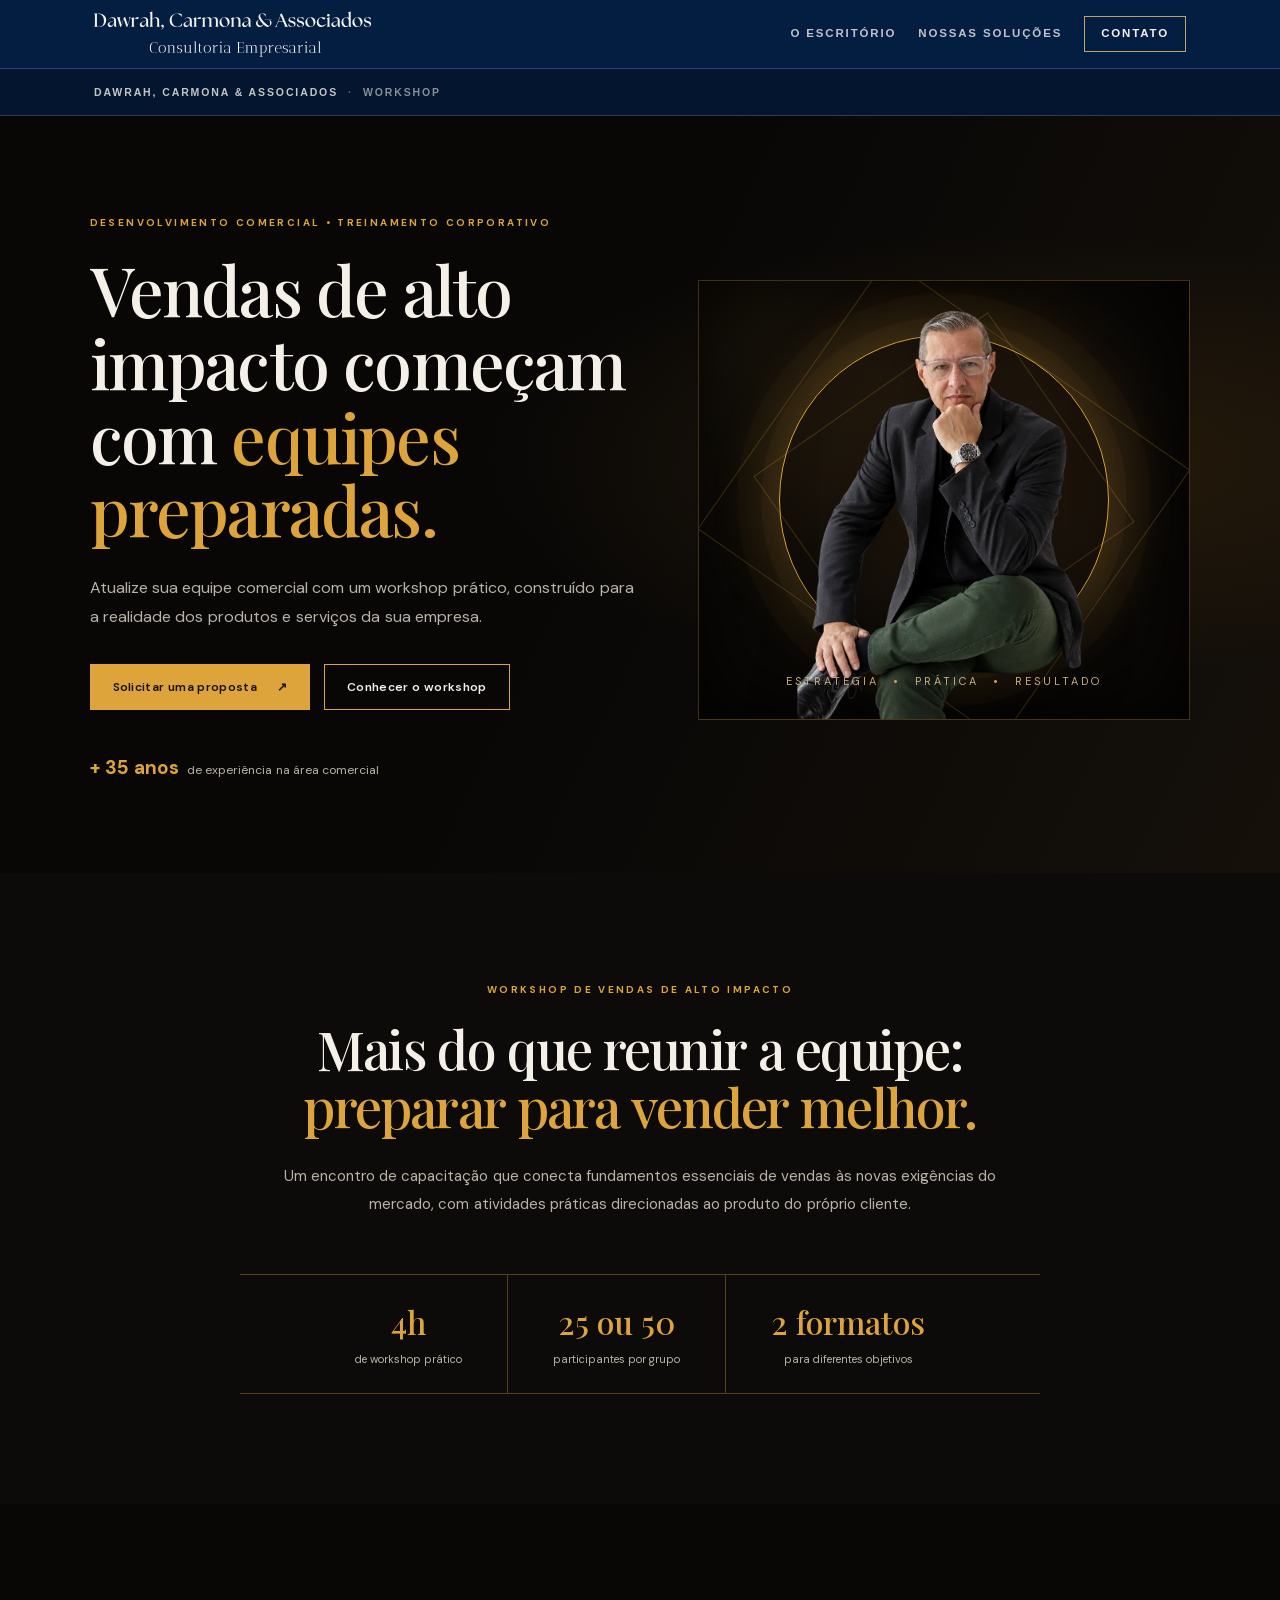
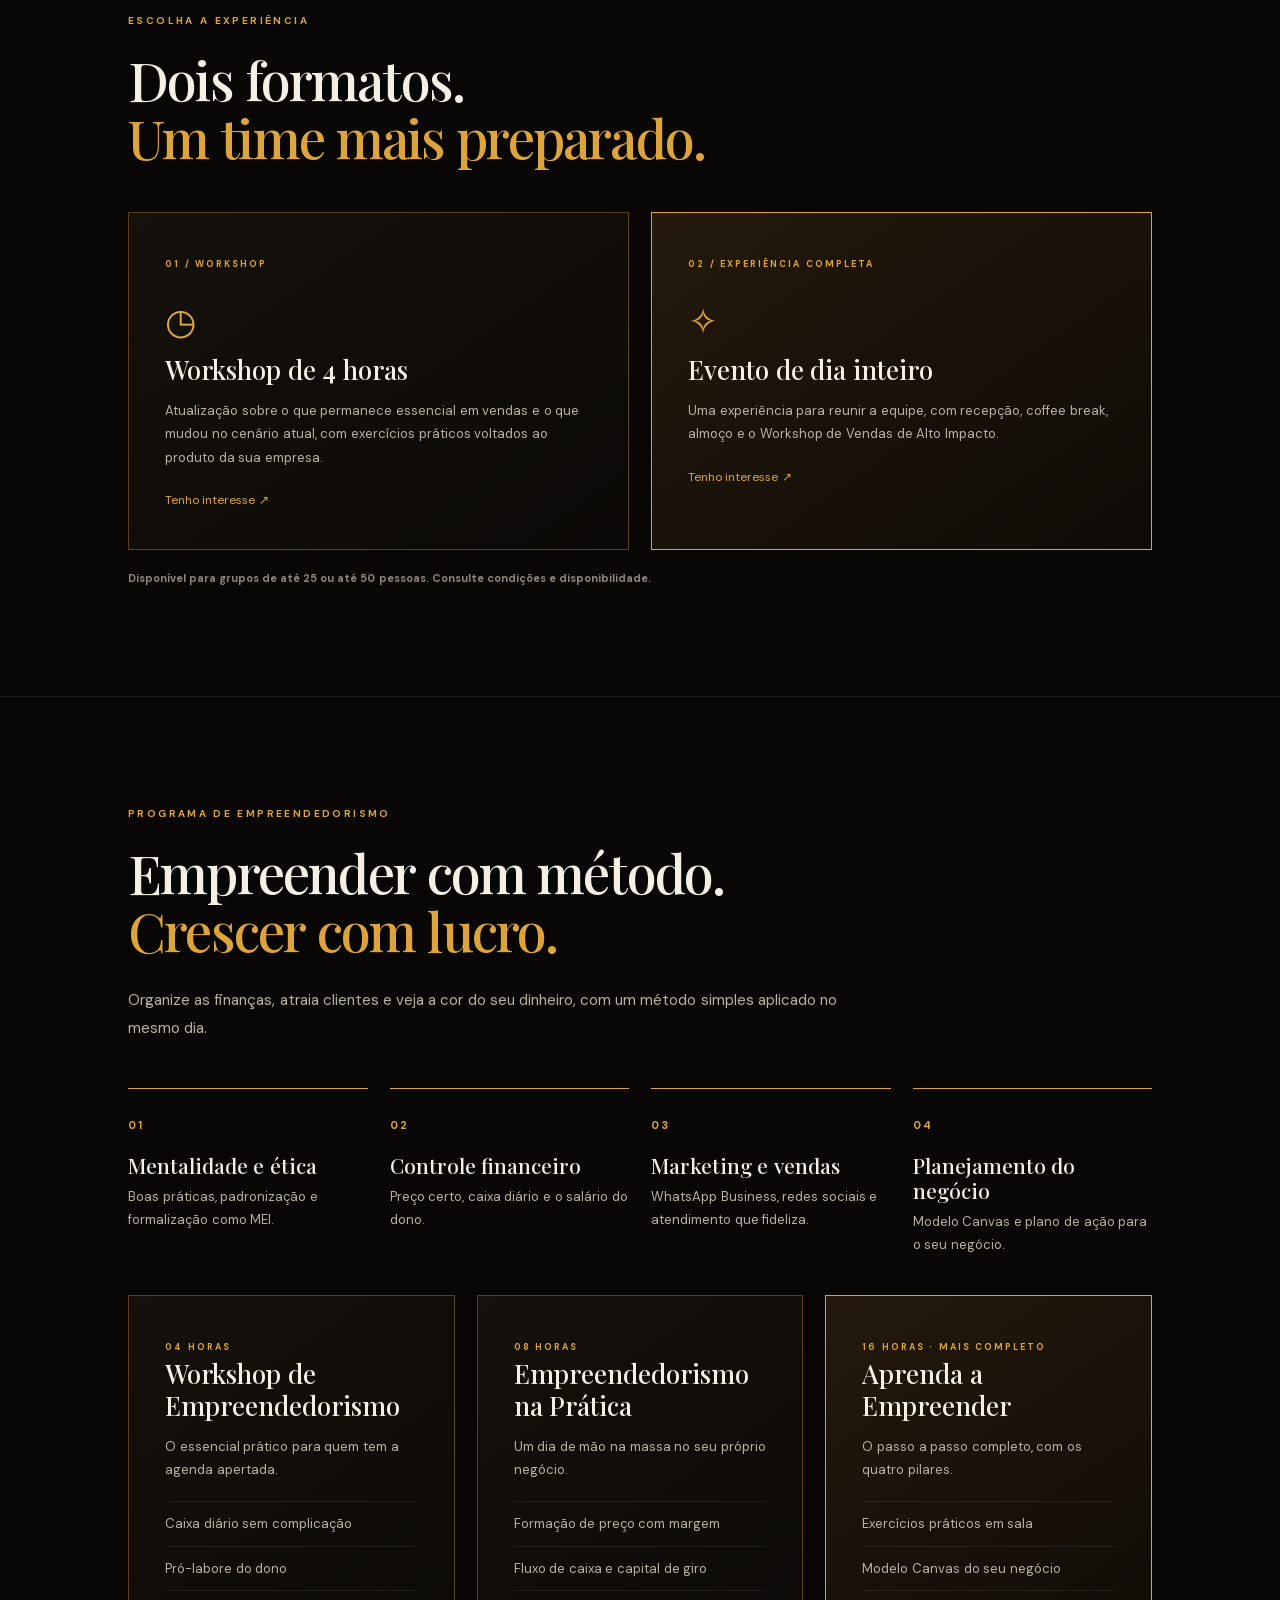
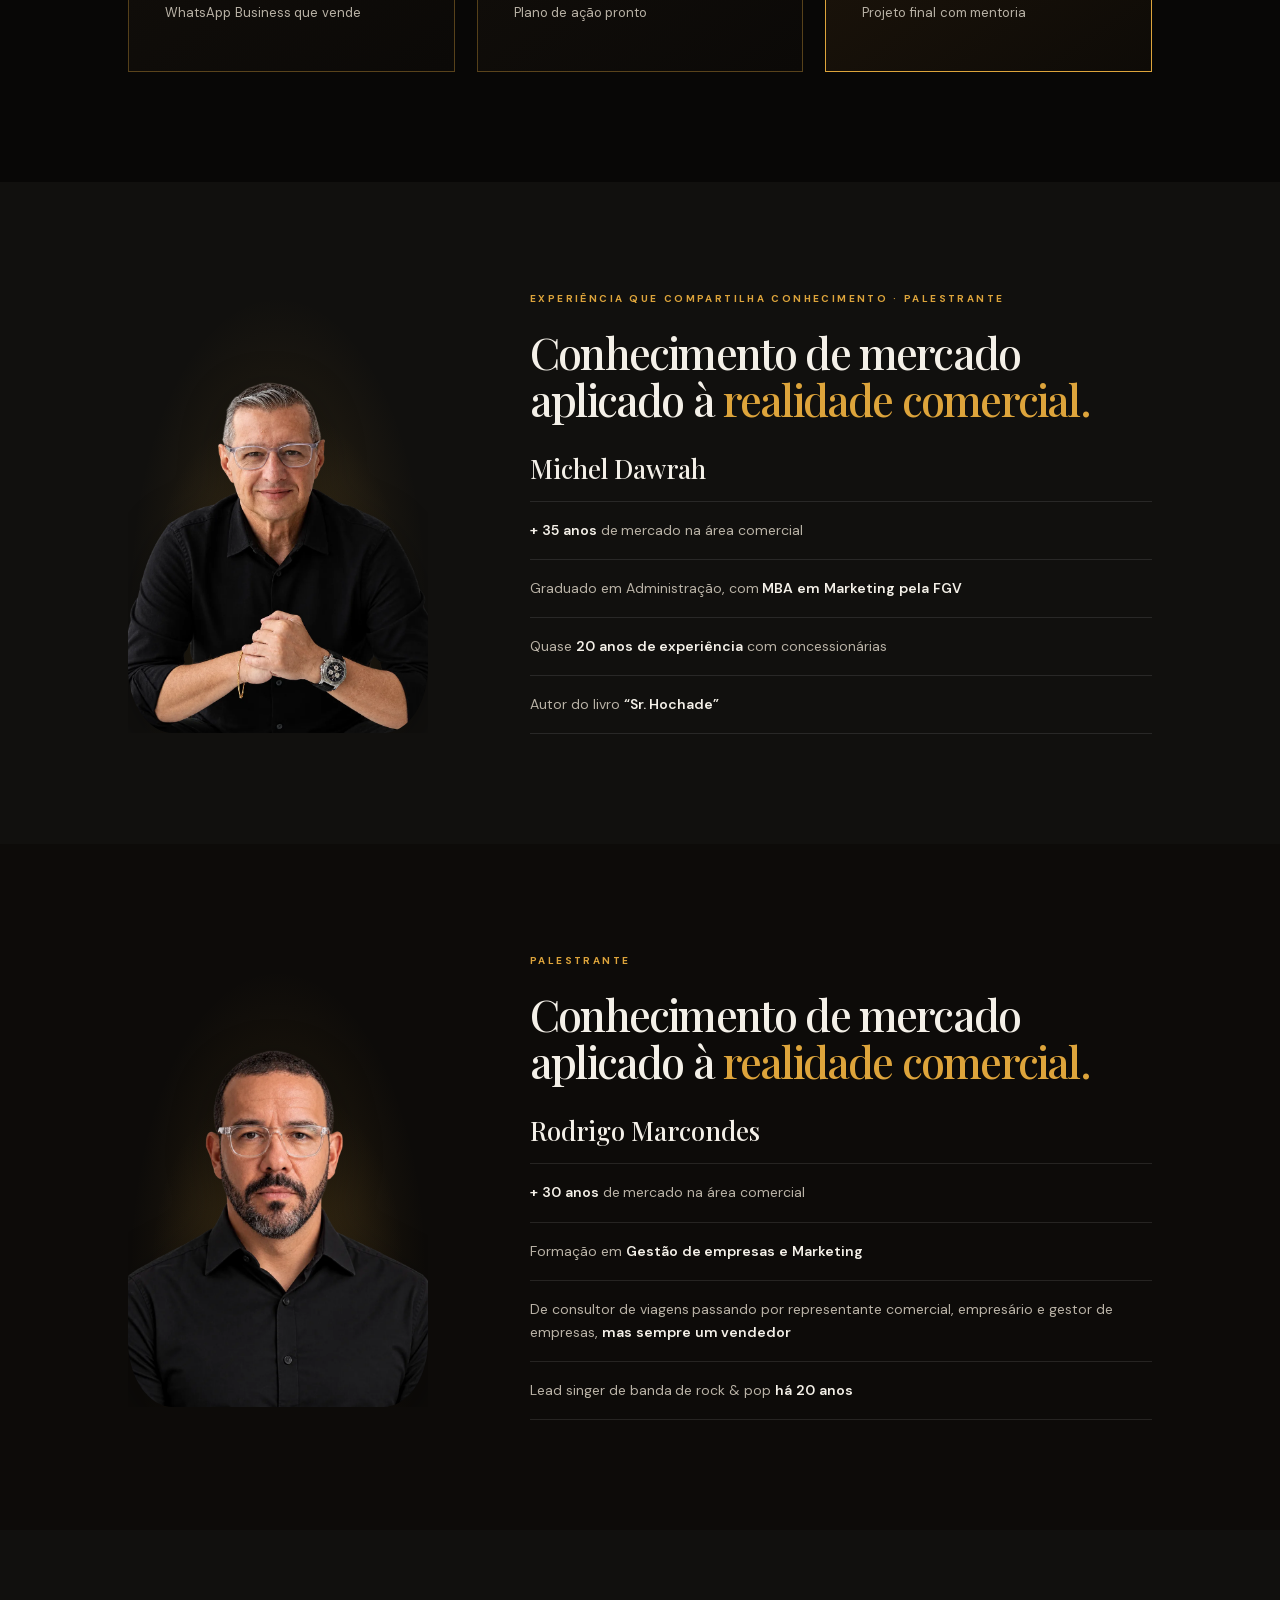
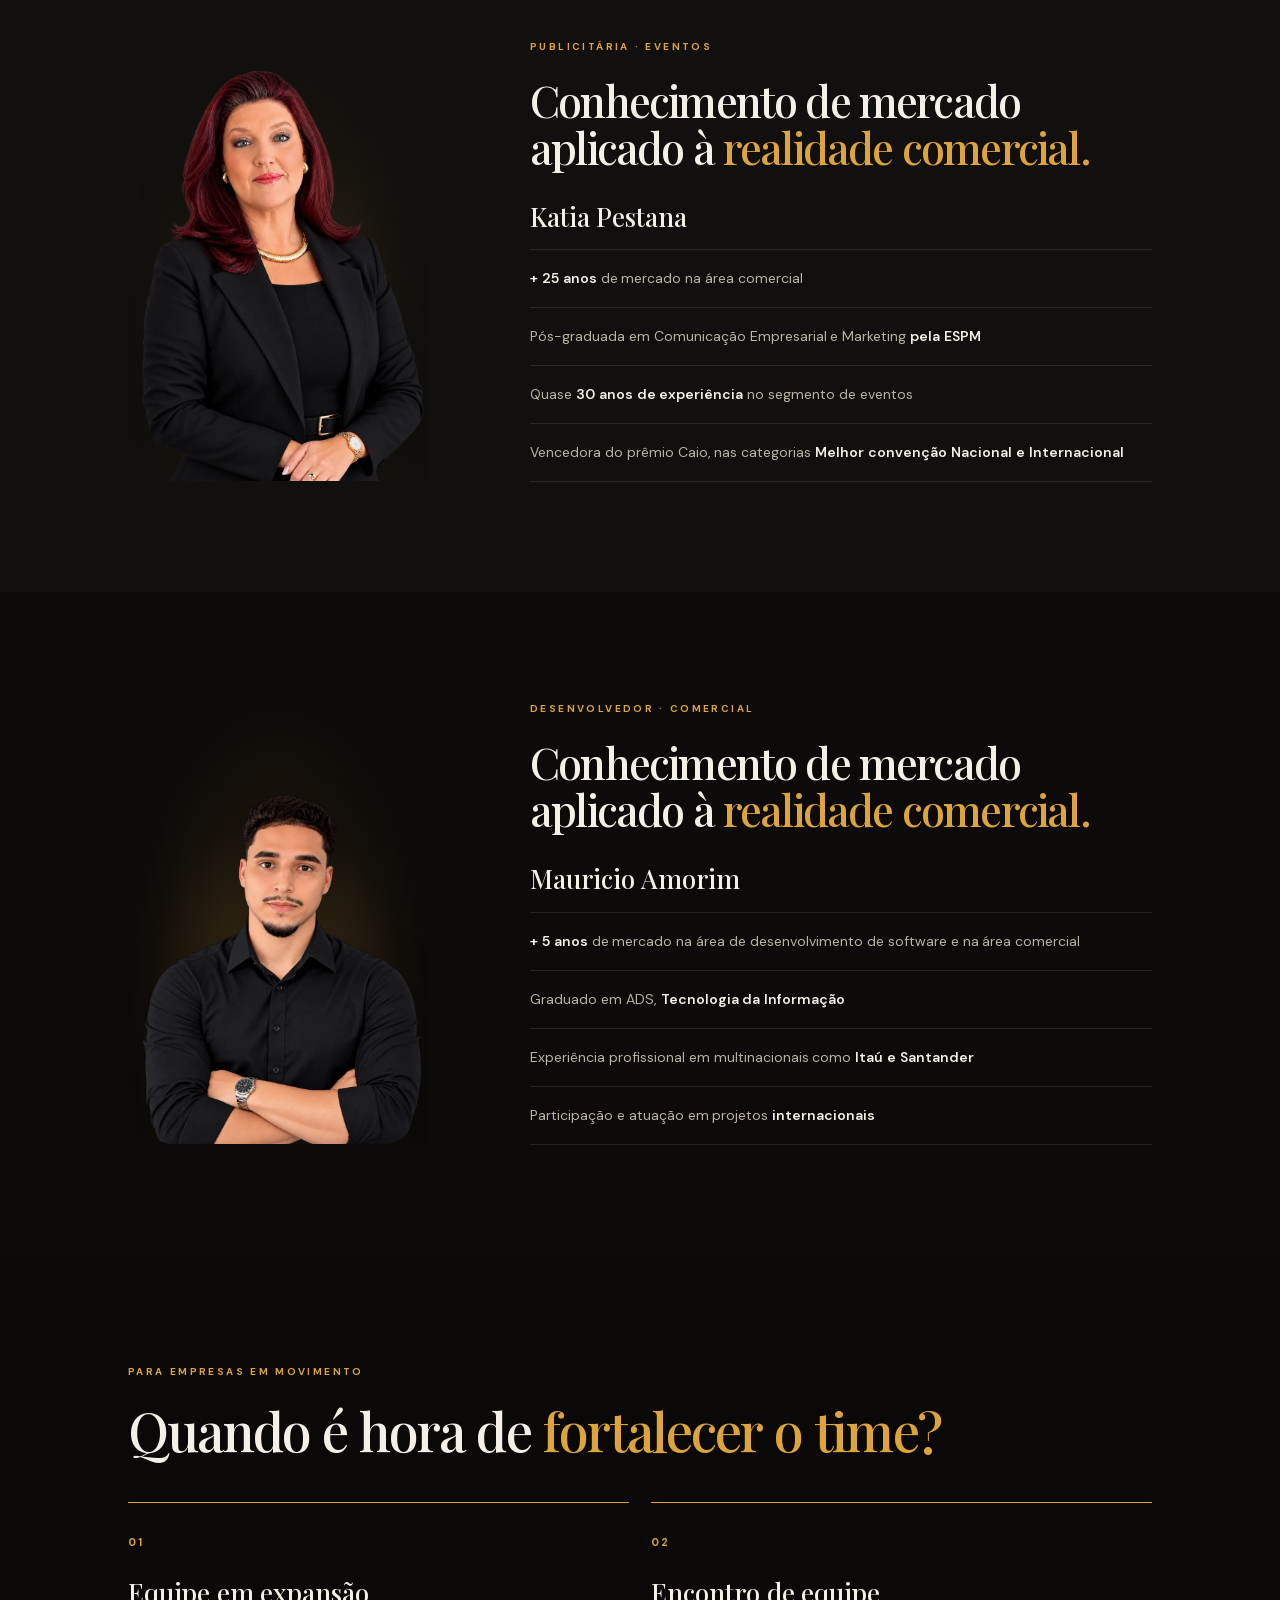
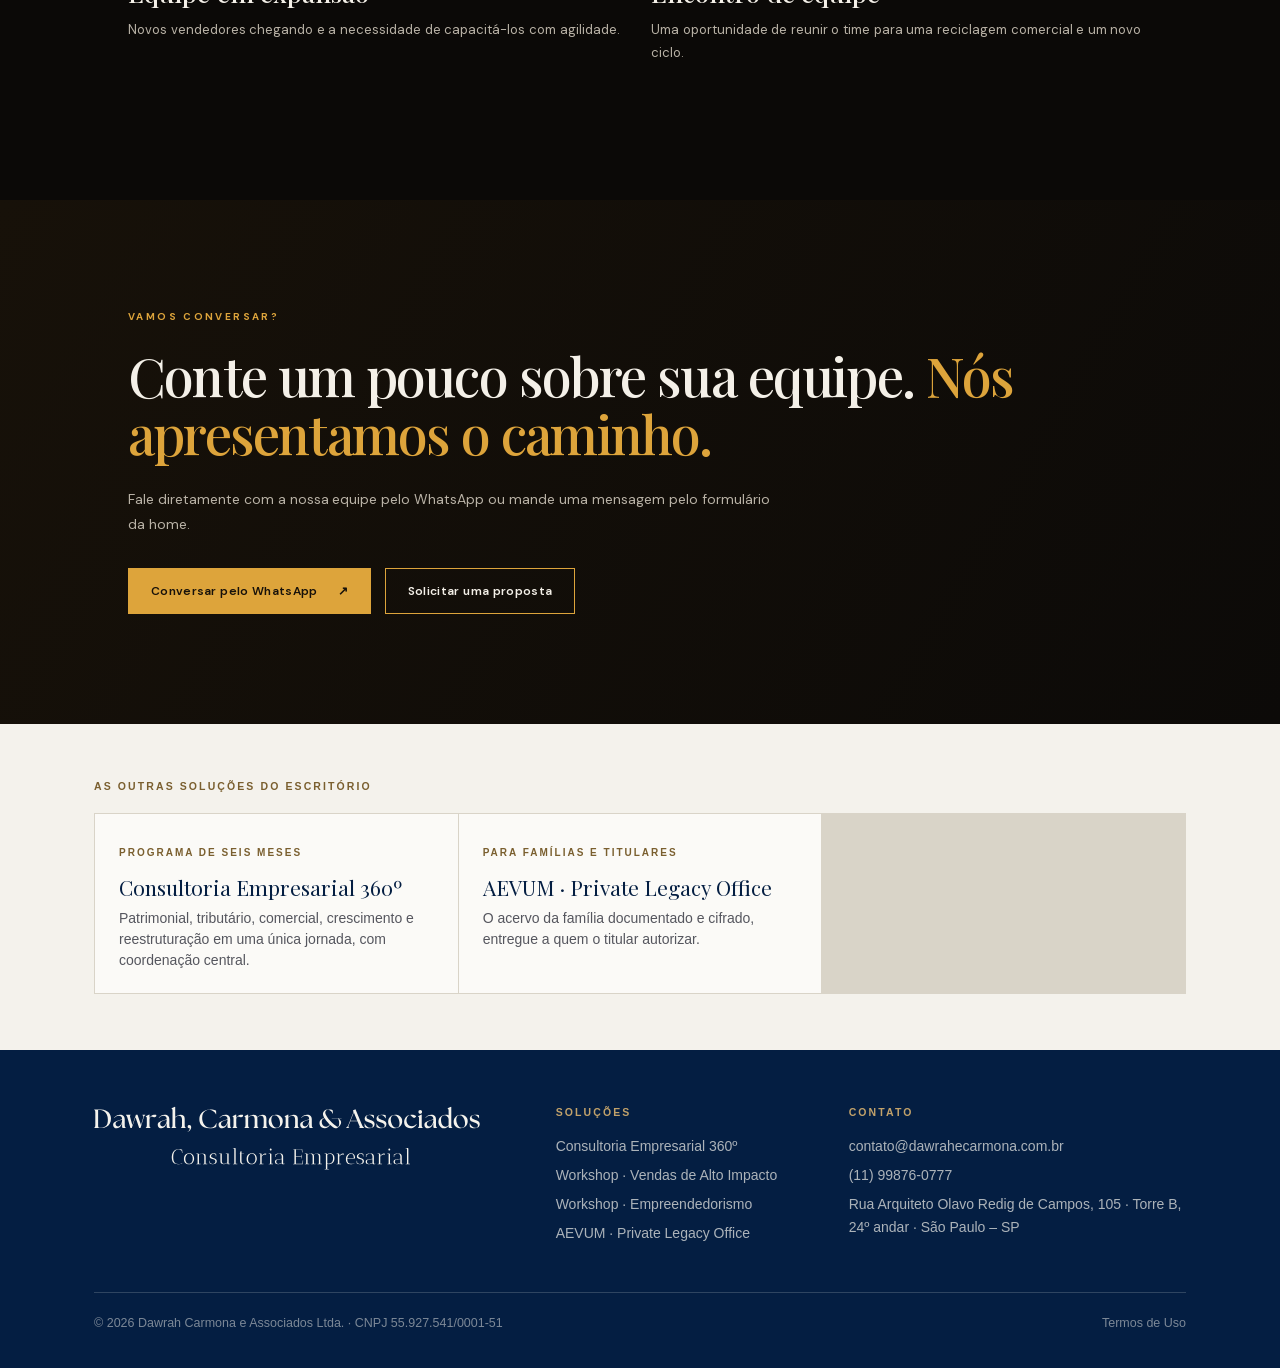
<file: workshop/index.html>
<!doctype html>
<html lang="pt-BR"><head><meta charset="utf-8">
<meta name="viewport" content="width=device-width,initial-scale=1">
<title>Workshop · Dawrah, Carmona &amp; Associados</title>
<meta name="description" content="Um encontro de capacitação que conecta fundamentos essenciais de vendas às novas exigências do mercado, com atividades práticas direcionadas ao produto do próprio cliente. Workshop de 4 horas ou evento de dia inteiro, para grupos de até 25 ou até 50 pessoas.">
<meta property="og:type" content="website">
<meta property="og:locale" content="pt_BR">
<meta property="og:title" content="Workshop · Dawrah, Carmona &amp; Associados">
<meta property="og:description" content="Vendas de alto impacto começam com equipes preparadas.">
<meta name="theme-color" content="#041e42">
<link rel="stylesheet" href="../site-base.css">
<style>
/* ---------------------------------------------------------------
   Workshop — a identidade do site do produto (preto e dourado),
   dentro do cabeçalho e do rodapé do escritório.
   Vem de DcaWorkshopApplication/frontend/src/styles.scss.
   Tudo escopado em .wk-dark para não esbarrar no site-base.css.
----------------------------------------------------------------- */
/* Playfair Display e DM Sans, do Google Fonts, reduzidas aos caracteres desta página
   e embutidas: a página abre offline e o arquivo único do WhatsApp também. */
@font-face{font-family:"DM Sans";font-style:normal;font-weight:400;font-display:swap;src:url([data-uri]) format("woff2")}
@font-face{font-family:"DM Sans";font-style:normal;font-weight:600;font-display:swap;src:url([data-uri]) format("woff2")}
@font-face{font-family:"DM Sans";font-style:normal;font-weight:700;font-display:swap;src:url([data-uri]) format("woff2")}
@font-face{font-family:"Playfair Display";font-style:normal;font-weight:500;font-display:swap;src:url([data-uri]) format("woff2")}
.wk-dark{
  --bg:#080706; --panel:#11100e; --gold:#dda43b; --gold2:#f0c36b;
  --tx:#f4f0e8; --mut:#b9b2a6; --ln:rgba(221,164,59,.35);
  --pf:"Playfair Display",Didot,Georgia,serif; --dm:"DM Sans",-apple-system,Helvetica,Arial,sans-serif;
  background:var(--bg); color:var(--tx); font-family:var(--dm); display:block
}
.wk-dark section{padding:110px 10vw}
@media (max-width:850px){.wk-dark section{padding:80px 7vw}}
@media (max-width:560px){.wk-dark section{padding:70px 6vw}}
.wk-dark .eyebrow{font:700 10px/1.3 var(--dm);letter-spacing:2.4px;color:var(--gold);text-transform:uppercase;margin:0 0 24px}
.wk-dark h1,.wk-dark h2{font-family:var(--pf);font-weight:500;line-height:1.08;letter-spacing:-1.8px;margin:0;color:var(--tx)}
.wk-dark h1{font-size:clamp(42px,5.3vw,70px)}
.wk-dark h2{font-size:clamp(36px,4.4vw,54px)}
.wk-dark em{color:var(--gold);font-style:normal}
.wk-dark p{margin:0}

/* hero */
.wk-dark .hero{min-height:660px;padding:100px 7vw 90px;display:grid;grid-template-columns:1.05fr .95fr;
  align-items:center;gap:5vw;position:relative;overflow:hidden;
  background:radial-gradient(ellipse at 80% 45%,rgba(159,103,25,.16),transparent 38%),linear-gradient(115deg,#080706 45%,#15100a)}
@media (max-width:850px){.wk-dark .hero{grid-template-columns:1fr;padding:75px 7vw}}
.wk-dark .hero .lead{max-width:560px;color:var(--mut);font-size:16px;line-height:1.8;margin:28px 0 32px}
.wk-dark .actions{display:flex;gap:14px;flex-wrap:wrap}
@media (max-width:560px){.wk-dark .actions{flex-direction:column;align-items:stretch}.wk-dark .hero h1{font-size:43px}}
.wk-dark .button{display:inline-flex;align-items:center;justify-content:center;gap:20px;padding:16px 22px;
  font:600 12px/1 var(--dm);letter-spacing:.3px;border:1px solid var(--gold);cursor:pointer;transition:.2s;text-decoration:none}
.wk-dark .primary{background:var(--gold);color:#17110a}
.wk-dark .primary:hover{background:var(--gold2)}
.wk-dark .ghost{color:var(--tx);background:transparent}
.wk-dark .ghost:hover{background:var(--gold);color:#17110a}
.wk-dark .hero-proof{margin-top:42px;color:var(--mut);font-size:12px}
.wk-dark .hero-proof span{color:var(--gold);font-size:19px;font-weight:700;margin-right:8px}
.wk-dark .hero-art{height:440px;border:1px solid rgba(221,164,59,.25);position:relative;overflow:hidden;
  background:linear-gradient(145deg,rgba(221,164,59,.09),transparent 45%),radial-gradient(circle at 55% 45%,#60451f 0,#21170c 24%,#0b0907 62%);
  display:grid;place-items:center;box-shadow:inset 0 0 100px #000}
.wk-dark .hero-art:before,.wk-dark .hero-art:after{content:"";position:absolute;width:75%;height:75%;border:1px solid rgba(221,164,59,.22);transform:rotate(35deg)}
.wk-dark .hero-art:after{width:58%;height:58%;transform:rotate(-35deg)}
.wk-dark .art-ring{position:relative;z-index:2;width:330px;height:330px;border:1px solid var(--gold);border-radius:50%;
  box-shadow:0 0 0 18px rgba(221,164,59,.035),0 0 0 42px rgba(221,164,59,.025),0 0 65px rgba(221,164,59,.25);
  display:flex;align-items:center;justify-content:center}
.wk-dark .art-ring img{position:absolute;z-index:3;height:440px;width:auto;max-width:125%;object-fit:contain;
  object-position:center bottom;bottom:-55px;left:50%;transform:translateX(-50%);filter:drop-shadow(0 10px 25px rgba(0,0,0,.35))}
.wk-dark .art-caption{position:absolute;z-index:5;bottom:28px;left:0;width:100%;text-align:center;
  letter-spacing:3px;font-size:11px;color:#c5ad80;pointer-events:none}
.wk-dark .art-caption b{color:var(--gold);padding:0 8px}
@media (max-width:850px){.wk-dark .hero-art{height:300px}.wk-dark .art-ring{width:250px;height:250px}.wk-dark .art-ring img{height:340px;bottom:-45px}}
@media (max-width:560px){.wk-dark .art-ring{width:205px;height:205px}.wk-dark .art-ring img{height:285px;bottom:-38px}}

/* intro + números */
.wk-dark .intro{text-align:center;background:#0d0b09}
.wk-dark .section-lead{max-width:730px;margin:25px auto;color:var(--mut);line-height:1.9;font-size:15px}
.wk-dark .numeros{display:flex;justify-content:center;margin:55px auto 0;max-width:800px;
  border-top:1px solid var(--ln);border-bottom:1px solid var(--ln)}
.wk-dark .numeros div{padding:25px 45px;display:flex;flex-direction:column;gap:7px}
.wk-dark .numeros div+div{border-left:1px solid var(--ln)}
.wk-dark .numeros strong{font:32px var(--pf);color:var(--gold)}
.wk-dark .numeros span{font-size:11px;color:var(--mut)}
@media (max-width:560px){.wk-dark .numeros{flex-direction:column}.wk-dark .numeros div{padding:18px}
  .wk-dark .numeros div+div{border-left:0;border-top:1px solid var(--ln)}}

/* vertentes e formatos */
.wk-dark .section-heading{margin-bottom:45px}
.wk-dark .vertente{background:#080706}
.wk-dark .vertente+.vertente{border-top:1px solid rgba(255,255,255,.07)}
.wk-dark .vert-tag{display:inline-block;border:1px solid var(--ln);color:var(--gold);
  font:700 10px/1 var(--dm);letter-spacing:2.4px;text-transform:uppercase;padding:9px 13px;margin-bottom:22px}
.wk-dark .cards{display:grid;grid-template-columns:1fr 1fr;gap:22px;margin-top:38px}
.wk-dark .cards.tres{grid-template-columns:repeat(3,1fr)}
@media (max-width:850px){.wk-dark .cards,.wk-dark .cards.tres{grid-template-columns:1fr}}
.wk-dark .card{border:1px solid var(--ln);padding:36px;background:linear-gradient(145deg,#15110c,#0b0907);position:relative}
.wk-dark .card.featured{background:linear-gradient(145deg,#24190c,#0e0b07);border-color:var(--gold)}
.wk-dark .card .number{font:700 9px/1 var(--dm);letter-spacing:2px;color:var(--gold);text-transform:uppercase}
.wk-dark .card .icon{font-size:36px;color:var(--gold);margin:28px 0 14px;line-height:1}
.wk-dark .card h3{font:26px/1.2 var(--pf);margin:0 0 14px;color:var(--tx);font-weight:500}
.wk-dark .card p{color:var(--mut);line-height:1.8;font-size:13px}
.wk-dark .card ul{list-style:none;margin:20px 0 0;padding:0}
.wk-dark .card li{padding:11px 0;border-top:1px solid rgba(255,255,255,.08);font-size:13px;color:var(--mut)}
.wk-dark .card .quero{display:inline-block;margin-top:22px;color:var(--gold);font-size:12px;text-decoration:none}
.wk-dark .card .quero:hover{color:var(--gold2)}
.wk-dark .fineprint{font:700 11px/1.5 var(--dm);color:#8e8578;margin-top:20px}
@media (max-width:560px){.wk-dark .card{padding:27px}}

/* pilares do empreendedorismo */
.wk-dark .pilares{display:grid;grid-template-columns:repeat(4,1fr);gap:22px;margin-top:38px}
@media (max-width:900px){.wk-dark .pilares{grid-template-columns:1fr 1fr}}
@media (max-width:520px){.wk-dark .pilares{grid-template-columns:1fr}}
.wk-dark .pilares article{border-top:1px solid var(--gold);padding:22px 0 0}
.wk-dark .pilares span{color:var(--gold);font:700 11px/1 var(--dm);letter-spacing:2px}
.wk-dark .pilares h3{font:21px/1.2 var(--pf);margin:16px 0 8px;color:var(--tx);font-weight:500}
.wk-dark .pilares p{color:var(--mut);font-size:13px;line-height:1.75}

/* palestrantes */
.wk-dark .speaker{display:grid;grid-template-columns:.65fr 1.35fr;gap:8vw;align-items:center;background:#11100e}
.wk-dark .speaker:nth-of-type(even){background:#0d0b09}
@media (max-width:850px){.wk-dark .speaker{grid-template-columns:1fr;gap:34px}}
.wk-dark .speaker h2{font-size:clamp(30px,3.4vw,44px)}
.wk-dark .speaker-mark{position:relative;width:100%;max-width:390px;height:440px;display:flex;
  align-items:flex-end;justify-content:center;overflow:hidden;
  background:radial-gradient(ellipse at 50% 70%,rgba(221,164,59,.16),transparent 70%)}
@media (max-width:850px){.wk-dark .speaker-mark{max-width:320px;height:390px;margin:0 auto}}
@media (max-width:560px){.wk-dark .speaker-mark{max-width:280px;height:340px}}
.wk-dark .speaker-mark:before{content:"";position:absolute;width:85%;height:85%;bottom:-10%;border-radius:50%;
  background:radial-gradient(ellipse,rgba(221,164,59,.17),transparent 70%)}
.wk-dark .speaker-mark img{position:relative;z-index:2;height:100%;width:100%;border-radius:15%;
  object-fit:contain;object-position:center bottom;filter:drop-shadow(0 10px 20px rgba(0,0,0,.3))}
.wk-dark .credentials{list-style:none;padding:0;margin:30px 0 0}
.wk-dark .credentials li{padding:17px 0;border-bottom:1px solid rgba(255,255,255,.1);font-size:14px;color:var(--mut)}
.wk-dark .credentials li:first-child{font:26px/1.2 var(--pf);color:var(--tx);padding-top:0}
.wk-dark .credentials b{color:var(--tx);font-weight:600}

/* quando é hora */
.wk-dark .audience{background:#0b0907}
.wk-dark .audience-grid{display:grid;grid-template-columns:1fr 1fr;gap:22px;margin-top:42px}
@media (max-width:560px){.wk-dark .audience-grid{grid-template-columns:1fr}}
.wk-dark .audience-grid article{border-top:1px solid var(--gold);padding:25px 0}
.wk-dark .audience-grid span{color:var(--gold);font:700 11px/1 var(--dm);letter-spacing:2px}
.wk-dark .audience-grid h3{font:26px/1.2 var(--pf);margin:22px 0 10px;color:var(--tx);font-weight:500}
.wk-dark .audience-grid p{color:var(--mut);line-height:1.8;font-size:13px}

/* chamada final */
.wk-dark .proposal{background:linear-gradient(120deg,#171109,#0c0a08)}
.wk-dark .proposal .d{color:var(--mut);line-height:1.8;font-size:14px;margin:24px 0 30px;max-width:46em}
</style>
</head>
<body>
<!--assinatura-->
<!-- gerado por dawrahecarmona/logo/assinatura.py — não editar à mão -->
<style>.dc-logo{display:block;aspect-ratio:862.100/143;width:auto;overflow:visible}</style>
<svg width="0" height="0" style="position:absolute" aria-hidden="true"><symbol id="dc-logo" viewBox="0 0 862.100 143"><g fill="currentColor"><path transform="translate(-2.281 49.258)" d="M 2.78125 0 L 2.78125 -0.828125 C 3.757812 -1.140625 4.394531 -1.796875 4.6875 -2.796875 C 4.988281 -3.804688 5.140625 -5.375 5.140625 -7.5 L 5.140625 -33.8125 C 5.140625 -35.9375 4.988281 -37.5 4.6875 -38.5 C 4.394531 -39.507812 3.757812 -40.171875 2.78125 -40.484375 L 2.78125 -41.3125 L 17.53125 -41.3125 C 21.78125 -41.3125 25.347656 -40.703125 28.234375 -39.484375 C 31.128906 -38.265625 33.441406 -36.660156 35.171875 -34.671875 C 36.898438 -32.679688 38.15625 -30.523438 38.9375 -28.203125 C 39.726562 -25.890625 40.125 -23.648438 40.125 -21.484375 C 40.164062 -17.234375 39.3125 -13.492188 37.5625 -10.265625 C 35.8125 -7.035156 33.332031 -4.515625 30.125 -2.703125 C 26.914062 -0.898438 23.148438 0 18.828125 0 Z M 11.390625 -5.25 C 11.390625 -3.875 11.625 -2.8125 12.09375 -2.0625 C 12.570312 -1.3125 13.613281 -0.9375 15.21875 -0.9375 L 18.40625 -0.9375 C 23.164062 -0.9375 26.816406 -2.300781 29.359375 -5.03125 C 31.898438 -7.769531 33.171875 -12.289062 33.171875 -18.59375 C 33.171875 -22.644531 32.460938 -26.3125 31.046875 -29.59375 C 29.628906 -32.882812 27.492188 -35.5 24.640625 -37.4375 C 21.785156 -39.382812 18.15625 -40.359375 13.75 -40.359375 L 11.390625 -40.359375 Z M 11.390625 -5.25"/><path transform="translate(40.848 49.258)" d="M 24.203125 0 C 22.617188 0 21.828125 -0.785156 21.828125 -2.359375 L 21.828125 -12.09375 C 21.285156 -9.8125 20.460938 -7.707031 19.359375 -5.78125 C 18.253906 -3.851562 16.894531 -2.304688 15.28125 -1.140625 C 13.664062 0.0117188 11.835938 0.59375 9.796875 0.59375 C 7.628906 0.59375 5.75 -0.0703125 4.15625 -1.40625 C 2.5625 -2.75 1.765625 -4.660156 1.765625 -7.140625 C 1.765625 -9.179688 2.382812 -10.84375 3.625 -12.125 C 4.863281 -13.40625 6.503906 -14.476562 8.546875 -15.34375 C 10.597656 -16.207031 12.84375 -16.972656 15.28125 -17.640625 L 21.828125 -19.53125 C 21.796875 -22.445312 21.0625 -24.523438 19.625 -25.765625 C 18.1875 -27.003906 16.363281 -27.625 14.15625 -27.625 C 12.507812 -27.625 10.878906 -27.238281 9.265625 -26.46875 C 7.648438 -25.695312 6.097656 -24.410156 4.609375 -22.609375 L 4.015625 -23.140625 C 5.660156 -25.179688 7.601562 -26.820312 9.84375 -28.0625 C 12.09375 -29.300781 14.554688 -29.921875 17.234375 -29.921875 C 20.816406 -29.921875 23.460938 -28.984375 25.171875 -27.109375 C 26.878906 -25.242188 27.734375 -22.503906 27.734375 -18.890625 L 27.734375 -7.5 C 27.734375 -5.375 27.878906 -3.804688 28.171875 -2.796875 C 28.472656 -1.796875 29.113281 -1.140625 30.09375 -0.828125 L 30.09375 0 Z M 7.265625 -9.203125 C 7.265625 -7.273438 7.84375 -5.878906 9 -5.015625 C 10.15625 -4.148438 11.40625 -3.71875 12.75 -3.71875 C 14.207031 -3.71875 15.492188 -4.160156 16.609375 -5.046875 C 17.734375 -5.929688 18.675781 -7.070312 19.4375 -8.46875 C 20.207031 -9.863281 20.796875 -11.328125 21.203125 -12.859375 C 21.617188 -14.398438 21.828125 -15.835938 21.828125 -17.171875 L 21.828125 -18.703125 L 15.515625 -16.875 C 14.804688 -16.675781 13.988281 -16.390625 13.0625 -16.015625 C 12.144531 -15.648438 11.242188 -15.171875 10.359375 -14.578125 C 9.472656 -13.984375 8.734375 -13.242188 8.140625 -12.359375 C 7.554688 -11.472656 7.265625 -10.421875 7.265625 -9.203125 Z M 7.265625 -9.203125"/><path transform="translate(72.118 49.258)" d="M 2.65625 -22.3125 C 2.0625 -24.351562 1.519531 -25.851562 1.03125 -26.8125 C 0.539062 -27.78125 -0.0351562 -28.40625 -0.703125 -28.6875 L -0.703125 -29.5 L 9.390625 -29.5 L 9.390625 -28.6875 C 8.398438 -28.363281 7.953125 -27.726562 8.046875 -26.78125 C 8.148438 -25.84375 8.476562 -24.351562 9.03125 -22.3125 L 13.515625 -6.484375 L 21.421875 -29.5 L 25.015625 -29.5 L 32.8125 -6.734375 L 37.46875 -22.3125 C 38.0625 -24.351562 38.21875 -25.863281 37.9375 -26.84375 C 37.664062 -27.832031 37.019531 -28.445312 36 -28.6875 L 36 -29.5 L 42.3125 -29.5 L 42.3125 -28.6875 C 41.445312 -28.40625 40.738281 -27.78125 40.1875 -26.8125 C 39.632812 -25.851562 39.066406 -24.351562 38.484375 -22.3125 L 31.75 0 L 28.734375 0 L 20.53125 -24.140625 L 12.15625 0 L 9.140625 0 Z M 2.65625 -22.3125"/><path transform="translate(113.889 49.258)" d="M 1.65625 0 L 1.65625 -0.828125 C 2.632812 -1.140625 3.269531 -1.796875 3.5625 -2.796875 C 3.863281 -3.804688 4.015625 -5.375 4.015625 -7.5 L 4.015625 -21.0625 C 4.015625 -22.800781 3.804688 -23.941406 3.390625 -24.484375 C 2.984375 -25.035156 2.40625 -25.472656 1.65625 -25.796875 L 1.65625 -26.609375 L 9.4375 -30.03125 L 10.03125 -29.5625 L 10.03125 -22.421875 C 10.9375 -24.546875 12.375 -26.28125 14.34375 -27.625 C 15.445312 -28.40625 16.578125 -28.984375 17.734375 -29.359375 C 18.890625 -29.734375 20.175781 -29.921875 21.59375 -29.921875 C 22.625 -29.921875 23.507812 -29.78125 24.25 -29.5 C 25 -29.226562 25.375 -28.78125 25.375 -28.15625 C 25.375 -27.71875 25.222656 -27.191406 24.921875 -26.578125 C 24.628906 -25.972656 24.1875 -25.441406 23.59375 -24.984375 C 23.007812 -24.535156 22.265625 -24.3125 21.359375 -24.3125 C 20.535156 -24.3125 19.523438 -24.457031 18.328125 -24.75 C 17.128906 -25.050781 15.582031 -25.492188 13.6875 -26.078125 C 12.9375 -25.453125 12.160156 -24.53125 11.359375 -23.3125 C 10.554688 -22.09375 10.113281 -20.734375 10.03125 -19.234375 L 10.03125 -7.5 C 10.03125 -5.375 10.175781 -3.804688 10.46875 -2.796875 C 10.769531 -1.796875 11.410156 -1.140625 12.390625 -0.828125 L 12.390625 0 Z M 1.65625 0"/><path transform="translate(140.498 49.258)" d="M 24.203125 0 C 22.617188 0 21.828125 -0.785156 21.828125 -2.359375 L 21.828125 -12.09375 C 21.285156 -9.8125 20.460938 -7.707031 19.359375 -5.78125 C 18.253906 -3.851562 16.894531 -2.304688 15.28125 -1.140625 C 13.664062 0.0117188 11.835938 0.59375 9.796875 0.59375 C 7.628906 0.59375 5.75 -0.0703125 4.15625 -1.40625 C 2.5625 -2.75 1.765625 -4.660156 1.765625 -7.140625 C 1.765625 -9.179688 2.382812 -10.84375 3.625 -12.125 C 4.863281 -13.40625 6.503906 -14.476562 8.546875 -15.34375 C 10.597656 -16.207031 12.84375 -16.972656 15.28125 -17.640625 L 21.828125 -19.53125 C 21.796875 -22.445312 21.0625 -24.523438 19.625 -25.765625 C 18.1875 -27.003906 16.363281 -27.625 14.15625 -27.625 C 12.507812 -27.625 10.878906 -27.238281 9.265625 -26.46875 C 7.648438 -25.695312 6.097656 -24.410156 4.609375 -22.609375 L 4.015625 -23.140625 C 5.660156 -25.179688 7.601562 -26.820312 9.84375 -28.0625 C 12.09375 -29.300781 14.554688 -29.921875 17.234375 -29.921875 C 20.816406 -29.921875 23.460938 -28.984375 25.171875 -27.109375 C 26.878906 -25.242188 27.734375 -22.503906 27.734375 -18.890625 L 27.734375 -7.5 C 27.734375 -5.375 27.878906 -3.804688 28.171875 -2.796875 C 28.472656 -1.796875 29.113281 -1.140625 30.09375 -0.828125 L 30.09375 0 Z M 7.265625 -9.203125 C 7.265625 -7.273438 7.84375 -5.878906 9 -5.015625 C 10.15625 -4.148438 11.40625 -3.71875 12.75 -3.71875 C 14.207031 -3.71875 15.492188 -4.160156 16.609375 -5.046875 C 17.734375 -5.929688 18.675781 -7.070312 19.4375 -8.46875 C 20.207031 -9.863281 20.796875 -11.328125 21.203125 -12.859375 C 21.617188 -14.398438 21.828125 -15.835938 21.828125 -17.171875 L 21.828125 -18.703125 L 15.515625 -16.875 C 14.804688 -16.675781 13.988281 -16.390625 13.0625 -16.015625 C 12.144531 -15.648438 11.242188 -15.171875 10.359375 -14.578125 C 9.472656 -13.984375 8.734375 -13.242188 8.140625 -12.359375 C 7.554688 -11.472656 7.265625 -10.421875 7.265625 -9.203125 Z M 7.265625 -9.203125"/><path transform="translate(171.768 49.258)" d="M 1.1875 0 L 1.1875 -0.828125 C 2.164062 -1.140625 2.800781 -1.796875 3.09375 -2.796875 C 3.394531 -3.804688 3.546875 -5.375 3.546875 -7.5 L 3.546875 -38.765625 C 3.546875 -40.503906 3.335938 -41.644531 2.921875 -42.1875 C 2.503906 -42.738281 1.925781 -43.175781 1.1875 -43.5 L 1.1875 -44.328125 L 8.96875 -47.75 L 9.5625 -47.265625 L 9.5625 -24.609375 C 11.175781 -25.941406 13.023438 -27.160156 15.109375 -28.265625 C 17.191406 -29.367188 19.375 -29.921875 21.65625 -29.921875 C 24.375 -29.921875 26.566406 -29.160156 28.234375 -27.640625 C 29.910156 -26.128906 30.75 -23.644531 30.75 -20.1875 L 30.75 -7.5 C 30.75 -5.375 30.894531 -3.804688 31.1875 -2.796875 C 31.476562 -1.796875 32.117188 -1.140625 33.109375 -0.828125 L 33.109375 0 L 22.359375 0 L 22.359375 -0.828125 C 23.347656 -1.140625 23.988281 -1.796875 24.28125 -2.796875 C 24.582031 -3.804688 24.734375 -5.375 24.734375 -7.5 L 24.734375 -19.125 C 24.734375 -21.800781 24.171875 -23.875 23.046875 -25.34375 C 21.921875 -26.820312 20.257812 -27.5625 18.0625 -27.5625 C 16.6875 -27.5625 15.328125 -27.222656 13.984375 -26.546875 C 12.648438 -25.878906 11.175781 -24.898438 9.5625 -23.609375 L 9.5625 -7.5 C 9.5625 -5.375 9.707031 -3.804688 10 -2.796875 C 10.300781 -1.796875 10.941406 -1.140625 11.921875 -0.828125 L 11.921875 0 Z M 1.1875 0"/><path transform="translate(206.046 49.258)" d="M 2.953125 8.140625 C 4.484375 7.390625 5.648438 6.265625 6.453125 4.765625 C 7.265625 3.273438 7.726562 1.765625 7.84375 0.234375 C 7.613281 0.273438 7.378906 0.320312 7.140625 0.375 C 6.898438 0.4375 6.644531 0.46875 6.375 0.46875 C 5.425781 0.46875 4.632812 0.152344 4 -0.46875 C 3.375 -1.101562 3.0625 -1.890625 3.0625 -2.828125 C 3.0625 -3.972656 3.394531 -4.910156 4.0625 -5.640625 C 4.738281 -6.367188 5.628906 -6.734375 6.734375 -6.734375 C 7.984375 -6.734375 9.003906 -6.335938 9.796875 -5.546875 C 10.585938 -4.753906 10.984375 -3.492188 10.984375 -1.765625 C 10.984375 -0.191406 10.578125 1.316406 9.765625 2.765625 C 8.960938 4.222656 7.96875 5.472656 6.78125 6.515625 C 5.601562 7.554688 4.425781 8.296875 3.25 8.734375 Z M 2.953125 8.140625"/><path transform="translate(232.065 49.258)" d="M 25.96875 0.59375 C 21.28125 0.59375 17.222656 -0.203125 13.796875 -1.796875 C 10.378906 -3.390625 7.753906 -5.710938 5.921875 -8.765625 C 4.097656 -11.816406 3.1875 -15.546875 3.1875 -19.953125 C 3.1875 -22.941406 3.742188 -25.742188 4.859375 -28.359375 C 5.984375 -30.972656 7.597656 -33.28125 9.703125 -35.28125 C 11.804688 -37.289062 14.320312 -38.863281 17.25 -40 C 20.1875 -41.144531 23.46875 -41.71875 27.09375 -41.71875 C 28.539062 -41.71875 30.117188 -41.617188 31.828125 -41.421875 C 33.546875 -41.234375 35.179688 -40.929688 36.734375 -40.515625 C 38.285156 -40.097656 39.578125 -39.535156 40.609375 -38.828125 L 40.84375 -31.046875 L 40.125 -30.859375 C 39.34375 -32.910156 38.179688 -34.648438 36.640625 -36.078125 C 35.109375 -37.515625 33.390625 -38.628906 31.484375 -39.421875 C 29.578125 -40.210938 27.597656 -40.609375 25.546875 -40.609375 C 22.398438 -40.609375 19.617188 -39.914062 17.203125 -38.53125 C 14.785156 -37.15625 12.882812 -35.140625 11.5 -32.484375 C 10.125 -29.828125 9.4375 -26.535156 9.4375 -22.609375 C 9.4375 -19.773438 9.847656 -17.039062 10.671875 -14.40625 C 11.503906 -11.769531 12.695312 -9.414062 14.25 -7.34375 C 15.800781 -5.28125 17.707031 -3.648438 19.96875 -2.453125 C 22.238281 -1.253906 24.804688 -0.65625 27.671875 -0.65625 C 30.984375 -0.65625 33.757812 -1.578125 36 -3.421875 C 38.238281 -5.273438 39.890625 -7.734375 40.953125 -10.796875 L 41.71875 -10.6875 L 40.78125 -2.25 C 39.207031 -1.539062 37.25 -0.890625 34.90625 -0.296875 C 32.5625 0.292969 29.582031 0.59375 25.96875 0.59375 Z M 25.96875 0.59375"/><path transform="translate(276.374 49.258)" d="M 24.203125 0 C 22.617188 0 21.828125 -0.785156 21.828125 -2.359375 L 21.828125 -12.09375 C 21.285156 -9.8125 20.460938 -7.707031 19.359375 -5.78125 C 18.253906 -3.851562 16.894531 -2.304688 15.28125 -1.140625 C 13.664062 0.0117188 11.835938 0.59375 9.796875 0.59375 C 7.628906 0.59375 5.75 -0.0703125 4.15625 -1.40625 C 2.5625 -2.75 1.765625 -4.660156 1.765625 -7.140625 C 1.765625 -9.179688 2.382812 -10.84375 3.625 -12.125 C 4.863281 -13.40625 6.503906 -14.476562 8.546875 -15.34375 C 10.597656 -16.207031 12.84375 -16.972656 15.28125 -17.640625 L 21.828125 -19.53125 C 21.796875 -22.445312 21.0625 -24.523438 19.625 -25.765625 C 18.1875 -27.003906 16.363281 -27.625 14.15625 -27.625 C 12.507812 -27.625 10.878906 -27.238281 9.265625 -26.46875 C 7.648438 -25.695312 6.097656 -24.410156 4.609375 -22.609375 L 4.015625 -23.140625 C 5.660156 -25.179688 7.601562 -26.820312 9.84375 -28.0625 C 12.09375 -29.300781 14.554688 -29.921875 17.234375 -29.921875 C 20.816406 -29.921875 23.460938 -28.984375 25.171875 -27.109375 C 26.878906 -25.242188 27.734375 -22.503906 27.734375 -18.890625 L 27.734375 -7.5 C 27.734375 -5.375 27.878906 -3.804688 28.171875 -2.796875 C 28.472656 -1.796875 29.113281 -1.140625 30.09375 -0.828125 L 30.09375 0 Z M 7.265625 -9.203125 C 7.265625 -7.273438 7.84375 -5.878906 9 -5.015625 C 10.15625 -4.148438 11.40625 -3.71875 12.75 -3.71875 C 14.207031 -3.71875 15.492188 -4.160156 16.609375 -5.046875 C 17.734375 -5.929688 18.675781 -7.070312 19.4375 -8.46875 C 20.207031 -9.863281 20.796875 -11.328125 21.203125 -12.859375 C 21.617188 -14.398438 21.828125 -15.835938 21.828125 -17.171875 L 21.828125 -18.703125 L 15.515625 -16.875 C 14.804688 -16.675781 13.988281 -16.390625 13.0625 -16.015625 C 12.144531 -15.648438 11.242188 -15.171875 10.359375 -14.578125 C 9.472656 -13.984375 8.734375 -13.242188 8.140625 -12.359375 C 7.554688 -11.472656 7.265625 -10.421875 7.265625 -9.203125 Z M 7.265625 -9.203125"/><path transform="translate(307.643 49.258)" d="M 1.65625 0 L 1.65625 -0.828125 C 2.632812 -1.140625 3.269531 -1.796875 3.5625 -2.796875 C 3.863281 -3.804688 4.015625 -5.375 4.015625 -7.5 L 4.015625 -21.0625 C 4.015625 -22.800781 3.804688 -23.941406 3.390625 -24.484375 C 2.984375 -25.035156 2.40625 -25.472656 1.65625 -25.796875 L 1.65625 -26.609375 L 9.4375 -30.03125 L 10.03125 -29.5625 L 10.03125 -22.421875 C 10.9375 -24.546875 12.375 -26.28125 14.34375 -27.625 C 15.445312 -28.40625 16.578125 -28.984375 17.734375 -29.359375 C 18.890625 -29.734375 20.175781 -29.921875 21.59375 -29.921875 C 22.625 -29.921875 23.507812 -29.78125 24.25 -29.5 C 25 -29.226562 25.375 -28.78125 25.375 -28.15625 C 25.375 -27.71875 25.222656 -27.191406 24.921875 -26.578125 C 24.628906 -25.972656 24.1875 -25.441406 23.59375 -24.984375 C 23.007812 -24.535156 22.265625 -24.3125 21.359375 -24.3125 C 20.535156 -24.3125 19.523438 -24.457031 18.328125 -24.75 C 17.128906 -25.050781 15.582031 -25.492188 13.6875 -26.078125 C 12.9375 -25.453125 12.160156 -24.53125 11.359375 -23.3125 C 10.554688 -22.09375 10.113281 -20.734375 10.03125 -19.234375 L 10.03125 -7.5 C 10.03125 -5.375 10.175781 -3.804688 10.46875 -2.796875 C 10.769531 -1.796875 11.410156 -1.140625 12.390625 -0.828125 L 12.390625 0 Z M 1.65625 0"/><path transform="translate(334.252 49.258)" d="M 1.65625 0 L 1.65625 -0.828125 C 2.632812 -1.140625 3.269531 -1.796875 3.5625 -2.796875 C 3.863281 -3.804688 4.015625 -5.375 4.015625 -7.5 L 4.015625 -21.0625 C 4.015625 -22.800781 3.804688 -23.941406 3.390625 -24.484375 C 2.984375 -25.035156 2.40625 -25.472656 1.65625 -25.796875 L 1.65625 -26.609375 L 9.4375 -30.03125 L 10.03125 -29.5625 L 10.03125 -24.609375 C 11.644531 -25.941406 13.492188 -27.160156 15.578125 -28.265625 C 17.660156 -29.367188 19.84375 -29.921875 22.125 -29.921875 C 24.21875 -29.921875 25.929688 -29.5 27.265625 -28.65625 C 28.597656 -27.8125 29.539062 -26.441406 30.09375 -24.546875 C 31.707031 -25.890625 33.566406 -27.117188 35.671875 -28.234375 C 37.773438 -29.359375 39.988281 -29.921875 42.3125 -29.921875 C 45.03125 -29.921875 47.125 -29.160156 48.59375 -27.640625 C 50.070312 -26.128906 50.8125 -23.644531 50.8125 -20.1875 L 50.8125 -7.5 C 50.8125 -5.375 50.957031 -3.804688 51.25 -2.796875 C 51.550781 -1.796875 52.191406 -1.140625 53.171875 -0.828125 L 53.171875 0 L 42.4375 0 L 42.4375 -0.828125 C 43.414062 -1.140625 44.050781 -1.796875 44.34375 -2.796875 C 44.644531 -3.804688 44.796875 -5.375 44.796875 -7.5 L 44.796875 -19.125 C 44.796875 -21.800781 44.332031 -23.875 43.40625 -25.34375 C 42.476562 -26.820312 40.914062 -27.5625 38.71875 -27.5625 C 37.34375 -27.5625 35.984375 -27.234375 34.640625 -26.578125 C 33.304688 -25.929688 31.851562 -24.976562 30.28125 -23.71875 C 30.507812 -22.65625 30.625 -21.476562 30.625 -20.1875 L 30.625 -7.5 C 30.625 -5.375 30.769531 -3.804688 31.0625 -2.796875 C 31.363281 -1.796875 32.003906 -1.140625 32.984375 -0.828125 L 32.984375 0 L 22.25 0 L 22.25 -0.828125 C 23.226562 -1.140625 23.863281 -1.796875 24.15625 -2.796875 C 24.457031 -3.804688 24.609375 -5.375 24.609375 -7.5 L 24.609375 -19.125 C 24.609375 -21.800781 24.144531 -23.875 23.21875 -25.34375 C 22.289062 -26.820312 20.726562 -27.5625 18.53125 -27.5625 C 17.15625 -27.5625 15.796875 -27.222656 14.453125 -26.546875 C 13.117188 -25.878906 11.644531 -24.898438 10.03125 -23.609375 L 10.03125 -7.5 C 10.03125 -5.375 10.175781 -3.804688 10.46875 -2.796875 C 10.769531 -1.796875 11.410156 -1.140625 12.390625 -0.828125 L 12.390625 0 Z M 1.65625 0"/><path transform="translate(388.296 49.258)" d="M 17.59375 0.59375 C 15.65625 0.59375 13.753906 0.304688 11.890625 -0.265625 C 10.023438 -0.835938 8.332031 -1.722656 6.8125 -2.921875 C 5.300781 -4.117188 4.09375 -5.628906 3.1875 -7.453125 C 2.28125 -9.285156 1.828125 -11.460938 1.828125 -13.984375 C 1.828125 -16.390625 2.257812 -18.5625 3.125 -20.5 C 3.988281 -22.445312 5.164062 -24.117188 6.65625 -25.515625 C 8.15625 -26.921875 9.847656 -28.003906 11.734375 -28.765625 C 13.628906 -29.535156 15.582031 -29.921875 17.59375 -29.921875 C 19.4375 -29.921875 21.269531 -29.644531 23.09375 -29.09375 C 24.925781 -28.539062 26.617188 -27.664062 28.171875 -26.46875 C 29.734375 -25.269531 30.972656 -23.742188 31.890625 -21.890625 C 32.816406 -20.046875 33.28125 -17.820312 33.28125 -15.21875 C 33.28125 -12.707031 32.796875 -10.46875 31.828125 -8.5 C 30.867188 -6.53125 29.613281 -4.875 28.0625 -3.53125 C 26.507812 -2.195312 24.804688 -1.175781 22.953125 -0.46875 C 21.109375 0.238281 19.320312 0.59375 17.59375 0.59375 Z M 7.734375 -18.40625 C 7.734375 -16.675781 7.988281 -14.785156 8.5 -12.734375 C 9.007812 -10.691406 9.765625 -8.753906 10.765625 -6.921875 C 11.773438 -5.097656 13.023438 -3.601562 14.515625 -2.4375 C 16.015625 -1.28125 17.726562 -0.703125 19.65625 -0.703125 C 21.582031 -0.703125 23.101562 -1.191406 24.21875 -2.171875 C 25.34375 -3.160156 26.140625 -4.421875 26.609375 -5.953125 C 27.085938 -7.492188 27.328125 -9.085938 27.328125 -10.734375 C 27.328125 -12.628906 27.019531 -14.644531 26.40625 -16.78125 C 25.800781 -18.925781 24.9375 -20.941406 23.8125 -22.828125 C 22.6875 -24.722656 21.335938 -26.226562 19.765625 -27.34375 C 18.191406 -28.46875 16.460938 -28.929688 14.578125 -28.734375 C 12.890625 -28.578125 11.539062 -28 10.53125 -27 C 9.53125 -26 8.8125 -24.738281 8.375 -23.21875 C 7.945312 -21.707031 7.734375 -20.101562 7.734375 -18.40625 Z M 7.734375 -18.40625"/><path transform="translate(423.990 49.258)" d="M 1.65625 0 L 1.65625 -0.828125 C 2.632812 -1.140625 3.269531 -1.796875 3.5625 -2.796875 C 3.863281 -3.804688 4.015625 -5.375 4.015625 -7.5 L 4.015625 -21.0625 C 4.015625 -22.800781 3.804688 -23.941406 3.390625 -24.484375 C 2.984375 -25.035156 2.40625 -25.472656 1.65625 -25.796875 L 1.65625 -26.609375 L 9.4375 -30.03125 L 10.03125 -29.5625 L 10.03125 -24.609375 C 11.644531 -25.941406 13.492188 -27.160156 15.578125 -28.265625 C 17.660156 -29.367188 19.84375 -29.921875 22.125 -29.921875 C 24.84375 -29.921875 27.035156 -29.160156 28.703125 -27.640625 C 30.378906 -26.128906 31.21875 -23.644531 31.21875 -20.1875 L 31.21875 -7.5 C 31.21875 -5.375 31.363281 -3.804688 31.65625 -2.796875 C 31.957031 -1.796875 32.597656 -1.140625 33.578125 -0.828125 L 33.578125 0 L 22.84375 0 L 22.84375 -0.828125 C 23.820312 -1.140625 24.457031 -1.796875 24.75 -2.796875 C 25.050781 -3.804688 25.203125 -5.375 25.203125 -7.5 L 25.203125 -19.125 C 25.203125 -21.800781 24.640625 -23.875 23.515625 -25.34375 C 22.390625 -26.820312 20.726562 -27.5625 18.53125 -27.5625 C 17.15625 -27.5625 15.796875 -27.222656 14.453125 -26.546875 C 13.117188 -25.878906 11.644531 -24.898438 10.03125 -23.609375 L 10.03125 -7.5 C 10.03125 -5.375 10.175781 -3.804688 10.46875 -2.796875 C 10.769531 -1.796875 11.410156 -1.140625 12.390625 -0.828125 L 12.390625 0 Z M 1.65625 0"/><path transform="translate(458.741 49.258)" d="M 24.203125 0 C 22.617188 0 21.828125 -0.785156 21.828125 -2.359375 L 21.828125 -12.09375 C 21.285156 -9.8125 20.460938 -7.707031 19.359375 -5.78125 C 18.253906 -3.851562 16.894531 -2.304688 15.28125 -1.140625 C 13.664062 0.0117188 11.835938 0.59375 9.796875 0.59375 C 7.628906 0.59375 5.75 -0.0703125 4.15625 -1.40625 C 2.5625 -2.75 1.765625 -4.660156 1.765625 -7.140625 C 1.765625 -9.179688 2.382812 -10.84375 3.625 -12.125 C 4.863281 -13.40625 6.503906 -14.476562 8.546875 -15.34375 C 10.597656 -16.207031 12.84375 -16.972656 15.28125 -17.640625 L 21.828125 -19.53125 C 21.796875 -22.445312 21.0625 -24.523438 19.625 -25.765625 C 18.1875 -27.003906 16.363281 -27.625 14.15625 -27.625 C 12.507812 -27.625 10.878906 -27.238281 9.265625 -26.46875 C 7.648438 -25.695312 6.097656 -24.410156 4.609375 -22.609375 L 4.015625 -23.140625 C 5.660156 -25.179688 7.601562 -26.820312 9.84375 -28.0625 C 12.09375 -29.300781 14.554688 -29.921875 17.234375 -29.921875 C 20.816406 -29.921875 23.460938 -28.984375 25.171875 -27.109375 C 26.878906 -25.242188 27.734375 -22.503906 27.734375 -18.890625 L 27.734375 -7.5 C 27.734375 -5.375 27.878906 -3.804688 28.171875 -2.796875 C 28.472656 -1.796875 29.113281 -1.140625 30.09375 -0.828125 L 30.09375 0 Z M 7.265625 -9.203125 C 7.265625 -7.273438 7.84375 -5.878906 9 -5.015625 C 10.15625 -4.148438 11.40625 -3.71875 12.75 -3.71875 C 14.207031 -3.71875 15.492188 -4.160156 16.609375 -5.046875 C 17.734375 -5.929688 18.675781 -7.070312 19.4375 -8.46875 C 20.207031 -9.863281 20.796875 -11.328125 21.203125 -12.859375 C 21.617188 -14.398438 21.828125 -15.835938 21.828125 -17.171875 L 21.828125 -18.703125 L 15.515625 -16.875 C 14.804688 -16.675781 13.988281 -16.390625 13.0625 -16.015625 C 12.144531 -15.648438 11.242188 -15.171875 10.359375 -14.578125 C 9.472656 -13.984375 8.734375 -13.242188 8.140625 -12.359375 C 7.554688 -11.472656 7.265625 -10.421875 7.265625 -9.203125 Z M 7.265625 -9.203125"/><path transform="translate(501.810 49.258)" d="M 37.65625 0.40625 C 36.082031 0.40625 34.191406 -0.304688 31.984375 -1.734375 C 29.785156 -3.171875 27.523438 -5.015625 25.203125 -7.265625 C 23.941406 -4.984375 22.316406 -3.101562 20.328125 -1.625 C 18.335938 -0.144531 16.066406 0.59375 13.515625 0.59375 C 10.953125 0.59375 8.796875 -0.015625 7.046875 -1.234375 C 5.296875 -2.453125 3.976562 -3.976562 3.09375 -5.8125 C 2.207031 -7.644531 1.765625 -9.445312 1.765625 -11.21875 C 1.765625 -13.96875 2.71875 -16.34375 4.625 -18.34375 C 6.539062 -20.351562 9.109375 -21.96875 12.328125 -23.1875 C 11.460938 -24.6875 10.785156 -26.15625 10.296875 -27.59375 C 9.804688 -29.03125 9.5625 -30.414062 9.5625 -31.75 C 9.5625 -32.65625 9.773438 -33.664062 10.203125 -34.78125 C 10.640625 -35.90625 11.347656 -37 12.328125 -38.0625 C 13.316406 -39.125 14.644531 -40 16.3125 -40.6875 C 17.988281 -41.375 20.085938 -41.71875 22.609375 -41.71875 C 23.742188 -41.71875 25.144531 -41.585938 26.8125 -41.328125 C 28.488281 -41.078125 29.976562 -40.578125 31.28125 -39.828125 L 31.921875 -32.34375 L 31.28125 -32.21875 C 30.257812 -34.65625 29.144531 -36.460938 27.9375 -37.640625 C 26.738281 -38.828125 25.554688 -39.617188 24.390625 -40.015625 C 23.234375 -40.410156 22.144531 -40.609375 21.125 -40.609375 C 19.507812 -40.609375 18.226562 -40.269531 17.28125 -39.59375 C 16.34375 -38.925781 15.6875 -38.140625 15.3125 -37.234375 C 14.9375 -36.328125 14.75 -35.519531 14.75 -34.8125 C 14.75 -33.238281 15.203125 -31.5 16.109375 -29.59375 C 17.015625 -27.6875 18.210938 -25.695312 19.703125 -23.625 C 21.203125 -21.5625 22.859375 -19.46875 24.671875 -17.34375 C 26.359375 -15.414062 28.085938 -13.578125 29.859375 -11.828125 C 31.628906 -10.078125 33.347656 -8.523438 35.015625 -7.171875 C 36.691406 -5.816406 38.207031 -4.742188 39.5625 -3.953125 C 40.925781 -3.171875 42.019531 -2.78125 42.84375 -2.78125 C 43.863281 -2.78125 44.609375 -3.535156 45.078125 -5.046875 C 45.554688 -6.554688 45.796875 -8.691406 45.796875 -11.453125 C 45.796875 -12.359375 45.71875 -13.359375 45.5625 -14.453125 C 45.40625 -15.554688 45.164062 -16.609375 44.84375 -17.609375 C 44.53125 -18.617188 44.164062 -19.445312 43.75 -20.09375 C 43.34375 -20.738281 42.882812 -21.0625 42.375 -21.0625 L 29.15625 -21.0625 L 29.390625 -22.015625 L 51.21875 -22.015625 L 50.984375 -21.0625 L 44.140625 -21.0625 C 45.867188 -20.320312 47.296875 -19.160156 48.421875 -17.578125 C 49.546875 -16.003906 50.109375 -14.273438 50.109375 -12.390625 C 50.109375 -11.128906 49.753906 -9.757812 49.046875 -8.28125 C 48.335938 -6.8125 47.390625 -5.414062 46.203125 -4.09375 C 45.023438 -2.78125 43.695312 -1.703125 42.21875 -0.859375 C 40.75 -0.015625 39.226562 0.40625 37.65625 0.40625 Z M 6.90625 -13.6875 C 6.90625 -12.039062 7.273438 -10.398438 8.015625 -8.765625 C 8.765625 -7.128906 9.859375 -5.78125 11.296875 -4.71875 C 12.734375 -3.65625 14.476562 -3.125 16.53125 -3.125 C 18.375 -3.125 19.984375 -3.613281 21.359375 -4.59375 C 22.734375 -5.582031 23.796875 -6.6875 24.546875 -7.90625 C 23.796875 -8.695312 23.035156 -9.503906 22.265625 -10.328125 C 21.503906 -11.148438 20.75 -11.992188 20 -12.859375 C 18.664062 -14.472656 17.367188 -16.085938 16.109375 -17.703125 C 14.847656 -19.316406 13.726562 -20.910156 12.75 -22.484375 C 10.738281 -21.617188 9.257812 -20.4375 8.3125 -18.9375 C 7.375 -17.445312 6.90625 -15.695312 6.90625 -13.6875 Z M 6.90625 -13.6875"/><path transform="translate(564.350 49.258)" d="M -1.234375 0 L -1.234375 -0.828125 C -0.328125 -1.140625 0.523438 -1.75 1.328125 -2.65625 C 2.128906 -3.5625 2.925781 -5 3.71875 -6.96875 L 14.75 -34.34375 C 15.1875 -35.445312 15.148438 -36.507812 14.640625 -37.53125 L 13.875 -39.1875 L 19.65625 -41.78125 L 34.28125 -6.90625 C 35.113281 -4.976562 35.910156 -3.5625 36.671875 -2.65625 C 37.441406 -1.75 38.160156 -1.140625 38.828125 -0.828125 L 38.828125 0 L 28.09375 0 L 28.09375 -0.828125 C 29.070312 -1.140625 29.429688 -1.75 29.171875 -2.65625 C 28.921875 -3.5625 28.382812 -4.976562 27.5625 -6.90625 L 24.015625 -15.40625 L 8.265625 -15.40625 L 4.84375 -6.96875 C 4.050781 -5 3.734375 -3.539062 3.890625 -2.59375 C 4.046875 -1.65625 4.617188 -1.066406 5.609375 -0.828125 L 5.609375 0 Z M 8.609375 -16.34375 L 23.609375 -16.34375 L 16 -34.578125 Z M 8.609375 -16.34375"/><path transform="translate(602.287 49.258)" d="M 13.046875 0.46875 C 10.878906 0.46875 8.847656 0.191406 6.953125 -0.359375 C 5.066406 -0.910156 3.554688 -1.554688 2.421875 -2.296875 L 1.828125 -10.03125 L 2.421875 -10.15625 C 3.679688 -7.320312 5.34375 -5.007812 7.40625 -3.21875 C 9.46875 -1.425781 11.816406 -0.507812 14.453125 -0.46875 C 16.304688 -0.425781 17.773438 -0.925781 18.859375 -1.96875 C 19.941406 -3.019531 20.484375 -4.210938 20.484375 -5.546875 C 20.484375 -7.429688 19.765625 -8.847656 18.328125 -9.796875 C 16.890625 -10.742188 14.890625 -11.609375 12.328125 -12.390625 C 10.285156 -13.023438 8.503906 -13.6875 6.984375 -14.375 C 5.472656 -15.0625 4.3125 -15.945312 3.5 -17.03125 C 2.695312 -18.113281 2.296875 -19.535156 2.296875 -21.296875 C 2.296875 -22.796875 2.695312 -24.203125 3.5 -25.515625 C 4.3125 -26.835938 5.5625 -27.898438 7.25 -28.703125 C 8.945312 -29.515625 11.132812 -29.921875 13.8125 -29.921875 C 15.5 -29.921875 17.164062 -29.78125 18.8125 -29.5 C 20.46875 -29.226562 21.789062 -28.878906 22.78125 -28.453125 L 23.078125 -21.953125 L 22.359375 -21.828125 C 21.378906 -23.921875 20.015625 -25.65625 18.265625 -27.03125 C 16.515625 -28.40625 14.554688 -29.09375 12.390625 -29.09375 C 10.546875 -29.09375 9.0625 -28.660156 7.9375 -27.796875 C 6.8125 -26.929688 6.25 -25.867188 6.25 -24.609375 C 6.25 -22.953125 6.96875 -21.679688 8.40625 -20.796875 C 9.84375 -19.910156 11.878906 -19.019531 14.515625 -18.125 C 16.085938 -17.601562 17.628906 -17.03125 19.140625 -16.40625 C 20.660156 -15.78125 21.921875 -14.90625 22.921875 -13.78125 C 23.929688 -12.65625 24.4375 -11.09375 24.4375 -9.09375 C 24.4375 -7.59375 24.082031 -6.101562 23.375 -4.625 C 22.664062 -3.15625 21.484375 -1.9375 19.828125 -0.96875 C 18.171875 -0.0078125 15.910156 0.46875 13.046875 0.46875 Z M 13.046875 0.46875"/><path transform="translate(628.718 49.258)" d="M 13.046875 0.46875 C 10.878906 0.46875 8.847656 0.191406 6.953125 -0.359375 C 5.066406 -0.910156 3.554688 -1.554688 2.421875 -2.296875 L 1.828125 -10.03125 L 2.421875 -10.15625 C 3.679688 -7.320312 5.34375 -5.007812 7.40625 -3.21875 C 9.46875 -1.425781 11.816406 -0.507812 14.453125 -0.46875 C 16.304688 -0.425781 17.773438 -0.925781 18.859375 -1.96875 C 19.941406 -3.019531 20.484375 -4.210938 20.484375 -5.546875 C 20.484375 -7.429688 19.765625 -8.847656 18.328125 -9.796875 C 16.890625 -10.742188 14.890625 -11.609375 12.328125 -12.390625 C 10.285156 -13.023438 8.503906 -13.6875 6.984375 -14.375 C 5.472656 -15.0625 4.3125 -15.945312 3.5 -17.03125 C 2.695312 -18.113281 2.296875 -19.535156 2.296875 -21.296875 C 2.296875 -22.796875 2.695312 -24.203125 3.5 -25.515625 C 4.3125 -26.835938 5.5625 -27.898438 7.25 -28.703125 C 8.945312 -29.515625 11.132812 -29.921875 13.8125 -29.921875 C 15.5 -29.921875 17.164062 -29.78125 18.8125 -29.5 C 20.46875 -29.226562 21.789062 -28.878906 22.78125 -28.453125 L 23.078125 -21.953125 L 22.359375 -21.828125 C 21.378906 -23.921875 20.015625 -25.65625 18.265625 -27.03125 C 16.515625 -28.40625 14.554688 -29.09375 12.390625 -29.09375 C 10.546875 -29.09375 9.0625 -28.660156 7.9375 -27.796875 C 6.8125 -26.929688 6.25 -25.867188 6.25 -24.609375 C 6.25 -22.953125 6.96875 -21.679688 8.40625 -20.796875 C 9.84375 -19.910156 11.878906 -19.019531 14.515625 -18.125 C 16.085938 -17.601562 17.628906 -17.03125 19.140625 -16.40625 C 20.660156 -15.78125 21.921875 -14.90625 22.921875 -13.78125 C 23.929688 -12.65625 24.4375 -11.09375 24.4375 -9.09375 C 24.4375 -7.59375 24.082031 -6.101562 23.375 -4.625 C 22.664062 -3.15625 21.484375 -1.9375 19.828125 -0.96875 C 18.171875 -0.0078125 15.910156 0.46875 13.046875 0.46875 Z M 13.046875 0.46875"/><path transform="translate(655.150 49.258)" d="M 17.59375 0.59375 C 15.65625 0.59375 13.753906 0.304688 11.890625 -0.265625 C 10.023438 -0.835938 8.332031 -1.722656 6.8125 -2.921875 C 5.300781 -4.117188 4.09375 -5.628906 3.1875 -7.453125 C 2.28125 -9.285156 1.828125 -11.460938 1.828125 -13.984375 C 1.828125 -16.390625 2.257812 -18.5625 3.125 -20.5 C 3.988281 -22.445312 5.164062 -24.117188 6.65625 -25.515625 C 8.15625 -26.921875 9.847656 -28.003906 11.734375 -28.765625 C 13.628906 -29.535156 15.582031 -29.921875 17.59375 -29.921875 C 19.4375 -29.921875 21.269531 -29.644531 23.09375 -29.09375 C 24.925781 -28.539062 26.617188 -27.664062 28.171875 -26.46875 C 29.734375 -25.269531 30.972656 -23.742188 31.890625 -21.890625 C 32.816406 -20.046875 33.28125 -17.820312 33.28125 -15.21875 C 33.28125 -12.707031 32.796875 -10.46875 31.828125 -8.5 C 30.867188 -6.53125 29.613281 -4.875 28.0625 -3.53125 C 26.507812 -2.195312 24.804688 -1.175781 22.953125 -0.46875 C 21.109375 0.238281 19.320312 0.59375 17.59375 0.59375 Z M 7.734375 -18.40625 C 7.734375 -16.675781 7.988281 -14.785156 8.5 -12.734375 C 9.007812 -10.691406 9.765625 -8.753906 10.765625 -6.921875 C 11.773438 -5.097656 13.023438 -3.601562 14.515625 -2.4375 C 16.015625 -1.28125 17.726562 -0.703125 19.65625 -0.703125 C 21.582031 -0.703125 23.101562 -1.191406 24.21875 -2.171875 C 25.34375 -3.160156 26.140625 -4.421875 26.609375 -5.953125 C 27.085938 -7.492188 27.328125 -9.085938 27.328125 -10.734375 C 27.328125 -12.628906 27.019531 -14.644531 26.40625 -16.78125 C 25.800781 -18.925781 24.9375 -20.941406 23.8125 -22.828125 C 22.6875 -24.722656 21.335938 -26.226562 19.765625 -27.34375 C 18.191406 -28.46875 16.460938 -28.929688 14.578125 -28.734375 C 12.890625 -28.578125 11.539062 -28 10.53125 -27 C 9.53125 -26 8.8125 -24.738281 8.375 -23.21875 C 7.945312 -21.707031 7.734375 -20.101562 7.734375 -18.40625 Z M 7.734375 -18.40625"/><path transform="translate(690.845 49.258)" d="M 15.8125 0.59375 C 13.414062 0.59375 11.144531 0.0390625 9 -1.0625 C 6.851562 -2.164062 5.117188 -3.78125 3.796875 -5.90625 C 2.484375 -8.03125 1.828125 -10.601562 1.828125 -13.625 C 1.828125 -16.101562 2.257812 -18.347656 3.125 -20.359375 C 3.988281 -22.367188 5.175781 -24.082031 6.6875 -25.5 C 8.207031 -26.914062 9.921875 -28.003906 11.828125 -28.765625 C 13.734375 -29.535156 15.710938 -29.921875 17.765625 -29.921875 C 20.910156 -29.921875 23.46875 -29.566406 25.4375 -28.859375 C 27.40625 -28.148438 28.390625 -27.382812 28.390625 -26.5625 C 28.390625 -25.96875 28.171875 -25.375 27.734375 -24.78125 C 27.304688 -24.195312 26.785156 -23.707031 26.171875 -23.3125 C 25.566406 -22.914062 24.96875 -22.71875 24.375 -22.71875 C 23.550781 -22.71875 22.4375 -23.207031 21.03125 -24.1875 C 19.632812 -25.175781 17.796875 -26.753906 15.515625 -28.921875 C 13.828125 -28.679688 12.34375 -28 11.0625 -26.875 C 9.78125 -25.757812 8.796875 -24.375 8.109375 -22.71875 C 7.421875 -21.070312 7.078125 -19.300781 7.078125 -17.40625 C 7.078125 -14.851562 7.578125 -12.570312 8.578125 -10.5625 C 9.585938 -8.550781 11.003906 -6.984375 12.828125 -5.859375 C 14.660156 -4.742188 16.816406 -4.1875 19.296875 -4.1875 C 21.503906 -4.1875 23.453125 -4.617188 25.140625 -5.484375 C 26.828125 -6.347656 28.28125 -7.472656 29.5 -8.859375 L 30.03125 -8.265625 C 29.132812 -6.890625 28.015625 -5.519531 26.671875 -4.15625 C 25.335938 -2.800781 23.765625 -1.671875 21.953125 -0.765625 C 20.140625 0.136719 18.09375 0.59375 15.8125 0.59375 Z M 15.8125 0.59375"/><path transform="translate(721.996 49.258)" d="M 1.65625 0 L 1.65625 -0.828125 C 2.632812 -1.140625 3.269531 -1.796875 3.5625 -2.796875 C 3.863281 -3.804688 4.015625 -5.375 4.015625 -7.5 L 4.015625 -21.0625 C 4.015625 -22.800781 3.804688 -23.941406 3.390625 -24.484375 C 2.984375 -25.035156 2.40625 -25.472656 1.65625 -25.796875 L 1.65625 -26.609375 L 9.4375 -30.03125 L 10.03125 -29.5625 L 10.03125 -7.5 C 10.03125 -5.375 10.175781 -3.804688 10.46875 -2.796875 C 10.769531 -1.796875 11.410156 -1.140625 12.390625 -0.828125 L 12.390625 0 Z M 2.65625 -36.0625 C 2.65625 -37.195312 3.046875 -38.15625 3.828125 -38.9375 C 4.617188 -39.726562 5.566406 -40.125 6.671875 -40.125 C 7.847656 -40.125 8.8125 -39.726562 9.5625 -38.9375 C 10.3125 -38.15625 10.6875 -37.195312 10.6875 -36.0625 C 10.6875 -34.957031 10.300781 -34.007812 9.53125 -33.21875 C 8.757812 -32.4375 7.804688 -32.046875 6.671875 -32.046875 C 5.566406 -32.046875 4.617188 -32.4375 3.828125 -33.21875 C 3.046875 -34.007812 2.65625 -34.957031 2.65625 -36.0625 Z M 2.65625 -36.0625"/><path transform="translate(736.156 49.258)" d="M 24.203125 0 C 22.617188 0 21.828125 -0.785156 21.828125 -2.359375 L 21.828125 -12.09375 C 21.285156 -9.8125 20.460938 -7.707031 19.359375 -5.78125 C 18.253906 -3.851562 16.894531 -2.304688 15.28125 -1.140625 C 13.664062 0.0117188 11.835938 0.59375 9.796875 0.59375 C 7.628906 0.59375 5.75 -0.0703125 4.15625 -1.40625 C 2.5625 -2.75 1.765625 -4.660156 1.765625 -7.140625 C 1.765625 -9.179688 2.382812 -10.84375 3.625 -12.125 C 4.863281 -13.40625 6.503906 -14.476562 8.546875 -15.34375 C 10.597656 -16.207031 12.84375 -16.972656 15.28125 -17.640625 L 21.828125 -19.53125 C 21.796875 -22.445312 21.0625 -24.523438 19.625 -25.765625 C 18.1875 -27.003906 16.363281 -27.625 14.15625 -27.625 C 12.507812 -27.625 10.878906 -27.238281 9.265625 -26.46875 C 7.648438 -25.695312 6.097656 -24.410156 4.609375 -22.609375 L 4.015625 -23.140625 C 5.660156 -25.179688 7.601562 -26.820312 9.84375 -28.0625 C 12.09375 -29.300781 14.554688 -29.921875 17.234375 -29.921875 C 20.816406 -29.921875 23.460938 -28.984375 25.171875 -27.109375 C 26.878906 -25.242188 27.734375 -22.503906 27.734375 -18.890625 L 27.734375 -7.5 C 27.734375 -5.375 27.878906 -3.804688 28.171875 -2.796875 C 28.472656 -1.796875 29.113281 -1.140625 30.09375 -0.828125 L 30.09375 0 Z M 7.265625 -9.203125 C 7.265625 -7.273438 7.84375 -5.878906 9 -5.015625 C 10.15625 -4.148438 11.40625 -3.71875 12.75 -3.71875 C 14.207031 -3.71875 15.492188 -4.160156 16.609375 -5.046875 C 17.734375 -5.929688 18.675781 -7.070312 19.4375 -8.46875 C 20.207031 -9.863281 20.796875 -11.328125 21.203125 -12.859375 C 21.617188 -14.398438 21.828125 -15.835938 21.828125 -17.171875 L 21.828125 -18.703125 L 15.515625 -16.875 C 14.804688 -16.675781 13.988281 -16.390625 13.0625 -16.015625 C 12.144531 -15.648438 11.242188 -15.171875 10.359375 -14.578125 C 9.472656 -13.984375 8.734375 -13.242188 8.140625 -12.359375 C 7.554688 -11.472656 7.265625 -10.421875 7.265625 -9.203125 Z M 7.265625 -9.203125"/><path transform="translate(767.426 49.258)" d="M 14.40625 0.703125 C 11.925781 0.671875 9.738281 -0.03125 7.84375 -1.40625 C 5.957031 -2.789062 4.484375 -4.5625 3.421875 -6.71875 C 2.359375 -8.882812 1.828125 -11.1875 1.828125 -13.625 C 1.828125 -16.65625 2.484375 -19.390625 3.796875 -21.828125 C 5.117188 -24.273438 7.007812 -26.222656 9.46875 -27.671875 C 11.925781 -29.128906 14.867188 -29.859375 18.296875 -29.859375 C 19.554688 -29.859375 20.707031 -29.71875 21.75 -29.4375 C 22.789062 -29.164062 23.742188 -28.816406 24.609375 -28.390625 L 24.609375 -38.765625 C 24.609375 -40.503906 24.398438 -41.644531 23.984375 -42.1875 C 23.578125 -42.738281 23 -43.175781 22.25 -43.5 L 22.25 -44.328125 L 30.03125 -47.75 L 30.625 -47.265625 L 30.625 -7.5 C 30.625 -5.375 30.769531 -3.804688 31.0625 -2.796875 C 31.363281 -1.796875 32.003906 -1.140625 32.984375 -0.828125 L 32.984375 0 L 26.96875 0 C 25.394531 0 24.609375 -0.785156 24.609375 -2.359375 L 24.609375 -4.84375 C 23.859375 -3.976562 22.972656 -3.109375 21.953125 -2.234375 C 20.929688 -1.367188 19.789062 -0.648438 18.53125 -0.078125 C 17.269531 0.480469 15.894531 0.742188 14.40625 0.703125 Z M 7.609375 -18.40625 C 7.609375 -16.988281 7.753906 -15.394531 8.046875 -13.625 C 8.347656 -11.863281 8.878906 -10.164062 9.640625 -8.53125 C 10.410156 -6.894531 11.472656 -5.535156 12.828125 -4.453125 C 14.191406 -3.367188 15.9375 -2.828125 18.0625 -2.828125 C 19.351562 -2.828125 20.550781 -3.140625 21.65625 -3.765625 C 22.757812 -4.398438 23.742188 -5.171875 24.609375 -6.078125 L 24.609375 -19.125 C 24.609375 -20.570312 24.210938 -22.023438 23.421875 -23.484375 C 22.640625 -24.941406 21.585938 -26.160156 20.265625 -27.140625 C 18.953125 -28.128906 17.46875 -28.625 15.8125 -28.625 C 13.644531 -28.625 11.972656 -28.09375 10.796875 -27.03125 C 9.617188 -25.96875 8.789062 -24.660156 8.3125 -23.109375 C 7.84375 -21.554688 7.609375 -19.988281 7.609375 -18.40625 Z M 7.609375 -18.40625"/><path transform="translate(801.469 49.258)" d="M 17.59375 0.59375 C 15.65625 0.59375 13.753906 0.304688 11.890625 -0.265625 C 10.023438 -0.835938 8.332031 -1.722656 6.8125 -2.921875 C 5.300781 -4.117188 4.09375 -5.628906 3.1875 -7.453125 C 2.28125 -9.285156 1.828125 -11.460938 1.828125 -13.984375 C 1.828125 -16.390625 2.257812 -18.5625 3.125 -20.5 C 3.988281 -22.445312 5.164062 -24.117188 6.65625 -25.515625 C 8.15625 -26.921875 9.847656 -28.003906 11.734375 -28.765625 C 13.628906 -29.535156 15.582031 -29.921875 17.59375 -29.921875 C 19.4375 -29.921875 21.269531 -29.644531 23.09375 -29.09375 C 24.925781 -28.539062 26.617188 -27.664062 28.171875 -26.46875 C 29.734375 -25.269531 30.972656 -23.742188 31.890625 -21.890625 C 32.816406 -20.046875 33.28125 -17.820312 33.28125 -15.21875 C 33.28125 -12.707031 32.796875 -10.46875 31.828125 -8.5 C 30.867188 -6.53125 29.613281 -4.875 28.0625 -3.53125 C 26.507812 -2.195312 24.804688 -1.175781 22.953125 -0.46875 C 21.109375 0.238281 19.320312 0.59375 17.59375 0.59375 Z M 7.734375 -18.40625 C 7.734375 -16.675781 7.988281 -14.785156 8.5 -12.734375 C 9.007812 -10.691406 9.765625 -8.753906 10.765625 -6.921875 C 11.773438 -5.097656 13.023438 -3.601562 14.515625 -2.4375 C 16.015625 -1.28125 17.726562 -0.703125 19.65625 -0.703125 C 21.582031 -0.703125 23.101562 -1.191406 24.21875 -2.171875 C 25.34375 -3.160156 26.140625 -4.421875 26.609375 -5.953125 C 27.085938 -7.492188 27.328125 -9.085938 27.328125 -10.734375 C 27.328125 -12.628906 27.019531 -14.644531 26.40625 -16.78125 C 25.800781 -18.925781 24.9375 -20.941406 23.8125 -22.828125 C 22.6875 -24.722656 21.335938 -26.226562 19.765625 -27.34375 C 18.191406 -28.46875 16.460938 -28.929688 14.578125 -28.734375 C 12.890625 -28.578125 11.539062 -28 10.53125 -27 C 9.53125 -26 8.8125 -24.738281 8.375 -23.21875 C 7.945312 -21.707031 7.734375 -20.101562 7.734375 -18.40625 Z M 7.734375 -18.40625"/><path transform="translate(837.163 49.258)" d="M 13.046875 0.46875 C 10.878906 0.46875 8.847656 0.191406 6.953125 -0.359375 C 5.066406 -0.910156 3.554688 -1.554688 2.421875 -2.296875 L 1.828125 -10.03125 L 2.421875 -10.15625 C 3.679688 -7.320312 5.34375 -5.007812 7.40625 -3.21875 C 9.46875 -1.425781 11.816406 -0.507812 14.453125 -0.46875 C 16.304688 -0.425781 17.773438 -0.925781 18.859375 -1.96875 C 19.941406 -3.019531 20.484375 -4.210938 20.484375 -5.546875 C 20.484375 -7.429688 19.765625 -8.847656 18.328125 -9.796875 C 16.890625 -10.742188 14.890625 -11.609375 12.328125 -12.390625 C 10.285156 -13.023438 8.503906 -13.6875 6.984375 -14.375 C 5.472656 -15.0625 4.3125 -15.945312 3.5 -17.03125 C 2.695312 -18.113281 2.296875 -19.535156 2.296875 -21.296875 C 2.296875 -22.796875 2.695312 -24.203125 3.5 -25.515625 C 4.3125 -26.835938 5.5625 -27.898438 7.25 -28.703125 C 8.945312 -29.515625 11.132812 -29.921875 13.8125 -29.921875 C 15.5 -29.921875 17.164062 -29.78125 18.8125 -29.5 C 20.46875 -29.226562 21.789062 -28.878906 22.78125 -28.453125 L 23.078125 -21.953125 L 22.359375 -21.828125 C 21.378906 -23.921875 20.015625 -25.65625 18.265625 -27.03125 C 16.515625 -28.40625 14.554688 -29.09375 12.390625 -29.09375 C 10.546875 -29.09375 9.0625 -28.660156 7.9375 -27.796875 C 6.8125 -26.929688 6.25 -25.867188 6.25 -24.609375 C 6.25 -22.953125 6.96875 -21.679688 8.40625 -20.796875 C 9.84375 -19.910156 11.878906 -19.019531 14.515625 -18.125 C 16.085938 -17.601562 17.628906 -17.03125 19.140625 -16.40625 C 20.660156 -15.78125 21.921875 -14.90625 22.921875 -13.78125 C 23.929688 -12.65625 24.4375 -11.09375 24.4375 -9.09375 C 24.4375 -7.59375 24.082031 -6.101562 23.375 -4.625 C 22.664062 -3.15625 21.484375 -1.9375 19.828125 -0.96875 C 18.171875 -0.0078125 15.910156 0.46875 13.046875 0.46875 Z M 13.046875 0.46875"/><path transform="translate(171.715 129.950)" d="M 16.921875 -32.890625 C 13.304688 -32.890625 10.441406 -31.382812 8.328125 -28.375 C 6.222656 -25.375 5.171875 -21.03125 5.171875 -15.34375 C 5.171875 -8.4375 6.753906 -3.976562 9.921875 -1.96875 C 10.878906 -1.351562 11.765625 -0.957031 12.578125 -0.78125 C 13.398438 -0.613281 14.304688 -0.53125 15.296875 -0.53125 C 18.453125 -0.53125 21.757812 -0.910156 25.21875 -1.671875 L 25.359375 -1 C 24.816406 -0.8125 23.367188 -0.566406 21.015625 -0.265625 C 18.671875 0.0351562 16.765625 0.1875 15.296875 0.1875 C 13.828125 0.1875 12.546875 0.0820312 11.453125 -0.125 C 10.367188 -0.332031 9.21875 -0.769531 8 -1.4375 C 6.789062 -2.101562 5.757812 -2.988281 4.90625 -4.09375 C 4.0625 -5.195312 3.351562 -6.707031 2.78125 -8.625 C 2.207031 -10.539062 1.921875 -12.78125 1.921875 -15.34375 C 1.921875 -21 3.210938 -25.410156 5.796875 -28.578125 C 8.515625 -31.898438 12.222656 -33.5625 16.921875 -33.5625 C 18.359375 -33.5625 19.914062 -33.421875 21.59375 -33.140625 C 23.269531 -32.867188 24.460938 -32.609375 25.171875 -32.359375 L 25.75 -25.453125 L 24.828125 -25.125 L 24.203125 -30.25 C 21.617188 -32.007812 19.191406 -32.890625 16.921875 -32.890625 Z M 16.921875 -32.890625"/><path transform="translate(198.650 129.950)" d="M 13.34375 0.1875 C 10.007812 0.1875 7.3125 -0.769531 5.25 -2.6875 C 3.1875 -4.601562 2.15625 -7.535156 2.15625 -11.484375 C 2.15625 -15.429688 3.25 -18.53125 5.4375 -20.78125 C 7.625 -23.03125 10.378906 -24.15625 13.703125 -24.15625 C 17.035156 -24.15625 19.738281 -23.195312 21.8125 -21.28125 C 23.882812 -19.363281 24.921875 -16.429688 24.921875 -12.484375 C 24.921875 -8.535156 23.828125 -5.4375 21.640625 -3.1875 C 19.453125 -0.9375 16.6875 0.1875 13.34375 0.1875 Z M 13.65625 -23.296875 C 11.257812 -23.296875 9.257812 -22.253906 7.65625 -20.171875 C 6.0625 -18.097656 5.265625 -15.28125 5.265625 -11.71875 C 5.265625 -8.15625 6.023438 -5.421875 7.546875 -3.515625 C 9.066406 -1.617188 11.023438 -0.671875 13.421875 -0.671875 C 15.816406 -0.671875 17.8125 -1.707031 19.40625 -3.78125 C 21.007812 -5.863281 21.8125 -8.675781 21.8125 -12.21875 C 21.8125 -15.769531 21.050781 -18.503906 19.53125 -20.421875 C 18.007812 -22.335938 16.050781 -23.296875 13.65625 -23.296875 Z M 13.65625 -23.296875"/><path transform="translate(225.729 129.950)" d="M 2.640625 0.046875 L 2.6875 -0.625 L 5.171875 -0.953125 C 5.460938 -0.984375 5.609375 -1.207031 5.609375 -1.625 L 5.609375 -22.390625 C 5.546875 -22.640625 5.453125 -22.765625 5.328125 -22.765625 L 2.390625 -22.859375 L 2.4375 -23.53125 C 4.457031 -23.820312 5.816406 -23.96875 6.515625 -23.96875 C 7.796875 -23.96875 8.515625 -23.410156 8.671875 -22.296875 L 8.71875 -22.296875 L 8.71875 -21.28125 C 11.34375 -23.070312 13.851562 -24.015625 16.25 -24.109375 C 18.582031 -24.109375 20.359375 -23.644531 21.578125 -22.71875 C 22.117188 -22.300781 22.601562 -21.65625 23.03125 -20.78125 C 23.46875 -19.90625 23.6875 -18.859375 23.6875 -17.640625 L 23.6875 -0.953125 L 27.28125 -0.71875 C 27.28125 -0.6875 27.265625 -0.445312 27.234375 0 L 17.640625 0.046875 C 17.640625 -0.242188 17.65625 -0.46875 17.6875 -0.625 L 20.1875 -0.953125 C 20.4375 -0.984375 20.5625 -1.207031 20.5625 -1.625 L 20.5625 -16.4375 C 20.5625 -17.71875 20.394531 -18.804688 20.0625 -19.703125 C 19.726562 -20.597656 19.351562 -21.253906 18.9375 -21.671875 C 18.519531 -22.085938 18.007812 -22.40625 17.40625 -22.625 C 16.695312 -22.882812 15.960938 -23.015625 15.203125 -23.015625 C 13.273438 -22.984375 11.113281 -22.226562 8.71875 -20.75 L 8.71875 -0.953125 L 12.3125 -0.71875 C 12.3125 -0.6875 12.296875 -0.445312 12.265625 0 Z M 2.640625 0.046875"/><path transform="translate(255.923 129.950)" d="M 8.71875 -0.578125 C 8.914062 -0.578125 9.109375 -0.59375 9.296875 -0.625 C 10.960938 -0.65625 12.351562 -1.171875 13.46875 -2.171875 C 14.582031 -3.179688 15.140625 -4.660156 15.140625 -6.609375 C 15.140625 -8.523438 13.640625 -9.914062 10.640625 -10.78125 C 9.390625 -11.132812 8.140625 -11.519531 6.890625 -11.9375 C 5.648438 -12.351562 4.585938 -13.007812 3.703125 -13.90625 C 2.828125 -14.800781 2.390625 -15.96875 2.390625 -17.40625 C 2.390625 -19.445312 3.171875 -21.082031 4.734375 -22.3125 C 6.304688 -23.539062 8.289062 -24.15625 10.6875 -24.15625 C 12.476562 -24.15625 14.285156 -23.835938 16.109375 -23.203125 L 16.96875 -22.859375 L 16.96875 -17.359375 L 16.0625 -17.015625 L 15.875 -21.09375 C 14.019531 -22.5625 12.46875 -23.296875 11.21875 -23.296875 C 9.457031 -23.296875 8.066406 -22.773438 7.046875 -21.734375 C 6.023438 -20.703125 5.515625 -19.320312 5.515625 -17.59375 C 5.515625 -16.601562 5.953125 -15.800781 6.828125 -15.1875 C 7.710938 -14.582031 8.773438 -14.101562 10.015625 -13.75 C 11.265625 -13.40625 12.507812 -13.015625 13.75 -12.578125 C 15 -12.148438 16.0625 -11.445312 16.9375 -10.46875 C 17.820312 -9.5 18.265625 -8.226562 18.265625 -6.65625 C 18.265625 -4.550781 17.472656 -2.882812 15.890625 -1.65625 C 14.304688 -0.425781 12.0625 0.1875 9.15625 0.1875 C 6.25 0.1875 3.835938 -0.5 1.921875 -1.875 L 1.921875 -7.375 L 2.78125 -7.71875 L 3.015625 -3.640625 C 3.460938 -2.804688 4.269531 -2.085938 5.4375 -1.484375 C 6.601562 -0.878906 7.695312 -0.578125 8.71875 -0.578125 Z M 8.71875 -0.578125"/><path transform="translate(276.101 129.950)" d="M 2.921875 -23.203125 L 2.875 -23.921875 L 9.34375 -23.96875 L 9.34375 -7.28125 C 9.34375 -6.039062 9.519531 -4.960938 9.875 -4.046875 C 10.226562 -3.140625 10.617188 -2.476562 11.046875 -2.0625 C 11.484375 -1.644531 11.988281 -1.328125 12.5625 -1.109375 C 13.457031 -0.785156 14.207031 -0.65625 14.8125 -0.71875 C 16.757812 -0.75 18.976562 -1.753906 21.46875 -3.734375 L 21.46875 -22.296875 C 21.34375 -22.671875 21.070312 -22.894531 20.65625 -22.96875 L 18.171875 -23.203125 C 18.140625 -23.390625 18.125 -23.628906 18.125 -23.921875 L 24.59375 -23.96875 L 24.59375 -2.203125 C 24.65625 -1.398438 24.910156 -1 25.359375 -1 L 28.234375 -0.859375 L 28.1875 -0.140625 C 26.65625 0.105469 25.054688 0.234375 23.390625 0.234375 C 23.003906 0.203125 22.585938 -0.0078125 22.140625 -0.40625 C 21.691406 -0.800781 21.46875 -1.304688 21.46875 -1.921875 L 21.46875 -2.78125 C 18.5625 -0.832031 15.816406 0.140625 13.234375 0.140625 C 12.140625 0.140625 10.859375 -0.128906 9.390625 -0.671875 C 8.429688 -1.023438 7.664062 -1.6875 7.09375 -2.65625 C 6.519531 -3.632812 6.234375 -4.859375 6.234375 -6.328125 L 6.234375 -22.25 C 6.234375 -22.40625 6.144531 -22.554688 5.96875 -22.703125 C 5.789062 -22.847656 5.609375 -22.9375 5.421875 -22.96875 Z M 2.921875 -23.203125"/><path transform="translate(307.206 129.950)" d="M 3.109375 0.046875 L 3.15625 -0.625 L 5.65625 -0.953125 C 5.875 -0.984375 6.019531 -1.144531 6.09375 -1.4375 L 6.09375 -34.234375 C 6.09375 -34.578125 5.992188 -34.75 5.796875 -34.75 L 2.875 -34.84375 L 2.921875 -35.515625 C 4.929688 -35.804688 6.3125 -35.953125 7.0625 -35.953125 C 7.820312 -35.953125 8.367188 -35.742188 8.703125 -35.328125 C 9.035156 -34.910156 9.203125 -34.460938 9.203125 -33.984375 L 9.203125 -0.953125 L 12.796875 -0.71875 C 12.796875 -0.6875 12.78125 -0.445312 12.75 0 Z M 3.109375 0.046875"/><path transform="translate(321.920 129.950)" d="M 12.84375 -0.90625 L 14.71875 -1 L 14.859375 -0.53125 C 14.828125 -0.53125 14.601562 -0.484375 14.1875 -0.390625 C 13.226562 -0.160156 12.160156 -0.046875 10.984375 -0.046875 C 9.890625 -0.109375 8.894531 -0.289062 8 -0.59375 C 7.101562 -0.894531 6.269531 -1.535156 5.5 -2.515625 C 4.738281 -3.492188 4.359375 -4.75 4.359375 -6.28125 L 4.359375 -23.109375 L 1.921875 -23.109375 L 2.296875 -23.484375 L 4.40625 -23.921875 L 4.796875 -28.515625 L 7.484375 -28.765625 L 7.484375 -23.96875 L 13.28125 -23.96875 L 13.28125 -23.109375 L 7.484375 -23.109375 L 7.484375 -7.09375 C 7.484375 -4.664062 7.992188 -3.023438 9.015625 -2.171875 C 10.035156 -1.328125 11.3125 -0.90625 12.84375 -0.90625 Z M 12.84375 -0.90625"/><path transform="translate(338.694 129.950)" d="M 13.34375 0.1875 C 10.007812 0.1875 7.3125 -0.769531 5.25 -2.6875 C 3.1875 -4.601562 2.15625 -7.535156 2.15625 -11.484375 C 2.15625 -15.429688 3.25 -18.53125 5.4375 -20.78125 C 7.625 -23.03125 10.378906 -24.15625 13.703125 -24.15625 C 17.035156 -24.15625 19.738281 -23.195312 21.8125 -21.28125 C 23.882812 -19.363281 24.921875 -16.429688 24.921875 -12.484375 C 24.921875 -8.535156 23.828125 -5.4375 21.640625 -3.1875 C 19.453125 -0.9375 16.6875 0.1875 13.34375 0.1875 Z M 13.65625 -23.296875 C 11.257812 -23.296875 9.257812 -22.253906 7.65625 -20.171875 C 6.0625 -18.097656 5.265625 -15.28125 5.265625 -11.71875 C 5.265625 -8.15625 6.023438 -5.421875 7.546875 -3.515625 C 9.066406 -1.617188 11.023438 -0.671875 13.421875 -0.671875 C 15.816406 -0.671875 17.8125 -1.707031 19.40625 -3.78125 C 21.007812 -5.863281 21.8125 -8.675781 21.8125 -12.21875 C 21.8125 -15.769531 21.050781 -18.503906 19.53125 -20.421875 C 18.007812 -22.335938 16.050781 -23.296875 13.65625 -23.296875 Z M 13.65625 -23.296875"/><path transform="translate(365.773 129.950)" d="M 8.671875 -22 L 8.671875 -18.171875 C 11.203125 -21.878906 13.679688 -23.765625 16.109375 -23.828125 C 16.296875 -23.828125 16.488281 -23.828125 16.6875 -23.828125 L 19.359375 -23.484375 L 18.125 -20.609375 C 17.507812 -21.222656 16.722656 -21.53125 15.765625 -21.53125 C 13.429688 -21.488281 11.066406 -19.9375 8.671875 -16.875 L 8.671875 -0.953125 L 12.75 -0.71875 C 12.75 -0.6875 12.734375 -0.445312 12.703125 0 L 2.640625 0.046875 C 2.640625 -0.242188 2.65625 -0.46875 2.6875 -0.625 L 5.171875 -0.953125 C 5.429688 -0.984375 5.5625 -1.207031 5.5625 -1.625 L 5.5625 -22.4375 C 5.5 -22.65625 5.398438 -22.765625 5.265625 -22.765625 L 2.390625 -22.859375 L 2.4375 -23.53125 C 4.164062 -23.820312 5.476562 -23.96875 6.375 -23.96875 C 7.269531 -23.96875 7.875 -23.757812 8.1875 -23.34375 C 8.507812 -22.925781 8.671875 -22.476562 8.671875 -22 Z M 8.671875 -22"/><path transform="translate(387.053 129.950)" d="M 9.15625 -22 L 9.15625 -0.953125 L 12.75 -0.71875 C 12.75 -0.6875 12.734375 -0.445312 12.703125 0 L 3.109375 0.046875 C 3.109375 -0.242188 3.125 -0.46875 3.15625 -0.625 L 5.65625 -0.953125 C 5.84375 -0.953125 5.972656 -1.097656 6.046875 -1.390625 L 6.046875 -22.4375 C 5.972656 -22.65625 5.875 -22.765625 5.75 -22.765625 L 2.875 -22.859375 L 2.921875 -23.53125 C 4.648438 -23.820312 5.960938 -23.96875 6.859375 -23.96875 C 7.753906 -23.96875 8.359375 -23.757812 8.671875 -23.34375 C 8.992188 -22.925781 9.15625 -22.476562 9.15625 -22 Z M 7.515625 -30.390625 C 6.878906 -30.390625 6.382812 -30.585938 6.03125 -30.984375 C 5.6875 -31.390625 5.515625 -31.921875 5.515625 -32.578125 C 5.515625 -33.234375 5.695312 -33.757812 6.0625 -34.15625 C 6.425781 -34.550781 6.925781 -34.75 7.5625 -34.75 C 8.207031 -34.75 8.726562 -34.550781 9.125 -34.15625 C 9.53125 -33.757812 9.734375 -33.21875 9.734375 -32.53125 C 9.734375 -31.84375 9.523438 -31.3125 9.109375 -30.9375 C 8.691406 -30.570312 8.160156 -30.390625 7.515625 -30.390625 Z M 7.515625 -30.390625"/><path transform="translate(402.198 129.950)" d="M 17.25 -1.828125 L 17.109375 -1.828125 C 14.234375 -0.484375 11.4375 0.1875 8.71875 0.1875 C 4.46875 0.1875 2.21875 -1.488281 1.96875 -4.84375 C 1.9375 -5.0625 1.921875 -5.269531 1.921875 -5.46875 C 1.921875 -7.925781 3.535156 -9.570312 6.765625 -10.40625 C 8.679688 -10.820312 12.128906 -11.316406 17.109375 -11.890625 L 17.109375 -16.109375 C 17.109375 -17.453125 16.945312 -18.601562 16.625 -19.5625 C 16.3125 -20.519531 15.960938 -21.226562 15.578125 -21.6875 C 15.191406 -22.15625 14.695312 -22.515625 14.09375 -22.765625 C 13.320312 -23.085938 12.460938 -23.25 11.515625 -23.25 C 10.578125 -23.25 9.503906 -23.007812 8.296875 -22.53125 C 6.535156 -21.789062 4.96875 -20.863281 3.59375 -19.75 L 3.40625 -16.015625 L 2.5 -15.765625 L 2.5 -21.578125 L 2.96875 -21.765625 C 5.46875 -22.847656 7.367188 -23.5 8.671875 -23.71875 C 9.984375 -23.945312 10.941406 -24.066406 11.546875 -24.078125 C 12.160156 -24.097656 12.742188 -24.09375 13.296875 -24.0625 C 13.859375 -24.03125 14.585938 -23.882812 15.484375 -23.625 C 16.378906 -23.375 17.15625 -23.015625 17.8125 -22.546875 C 18.46875 -22.085938 19.035156 -21.394531 19.515625 -20.46875 C 19.992188 -19.539062 20.234375 -18.4375 20.234375 -17.15625 L 20.234375 -2.5 C 20.234375 -1.5 20.488281 -1 21 -1 L 23.921875 -0.859375 L 23.875 -0.140625 C 22.082031 0.105469 20.484375 0.234375 19.078125 0.234375 C 18.691406 0.203125 18.289062 0.00390625 17.875 -0.359375 C 17.457031 -0.722656 17.25 -1.210938 17.25 -1.828125 Z M 9.59375 -0.578125 C 11.957031 -0.578125 14.460938 -1.40625 17.109375 -3.0625 L 17.109375 -10.984375 C 12.316406 -10.816406 9.304688 -10.535156 8.078125 -10.140625 C 6.847656 -9.742188 6 -9.117188 5.53125 -8.265625 C 5.070312 -7.421875 4.84375 -6.582031 4.84375 -5.75 C 4.84375 -5.59375 4.84375 -5.429688 4.84375 -5.265625 C 4.9375 -3.609375 5.429688 -2.410156 6.328125 -1.671875 C 7.222656 -0.941406 8.3125 -0.578125 9.59375 -0.578125 Z M 9.59375 -0.578125"/><path transform="translate(442.362 129.950)" d="M 2.203125 -32.84375 L 2.25 -33.5625 L 22.765625 -33.5625 L 22.71875 -33.40625 L 23.34375 -26.65625 L 22.390625 -26.265625 L 21.625 -32.59375 L 8.578125 -32.59375 L 8.578125 -17.109375 L 20.03125 -17.109375 C 20.195312 -17.078125 20.34375 -17.117188 20.46875 -17.234375 C 20.59375 -17.347656 20.65625 -17.5 20.65625 -17.6875 L 20.859375 -21 L 21.625 -21.09375 L 21.625 -12.890625 C 21.59375 -12.890625 21.351562 -12.875 20.90625 -12.84375 L 20.703125 -16.15625 L 8.578125 -16.15625 L 8.578125 -0.953125 L 22.921875 -0.953125 L 23.828125 -8.625 L 24.734375 -8.390625 L 24.015625 0 L 11.84375 0 L 2.203125 0.046875 L 2.25 -0.625 L 4.75 -0.953125 C 5.0625 -0.984375 5.253906 -1.191406 5.328125 -1.578125 L 5.328125 -31.921875 C 5.253906 -32.304688 5.0625 -32.515625 4.75 -32.546875 Z M 2.203125 -32.84375"/><path transform="translate(468.290 129.950)" d="M 14.90625 -23.0625 C 12.988281 -23.03125 10.910156 -22.328125 8.671875 -20.953125 L 8.671875 -0.953125 L 12.265625 -0.71875 C 12.265625 -0.6875 12.25 -0.445312 12.21875 0 L 2.640625 0.046875 C 2.640625 -0.242188 2.65625 -0.46875 2.6875 -0.625 L 5.171875 -0.953125 C 5.367188 -0.953125 5.5 -1.097656 5.5625 -1.390625 L 5.5625 -22.4375 C 5.5 -22.65625 5.398438 -22.765625 5.265625 -22.765625 L 2.390625 -22.859375 L 2.4375 -23.53125 C 4.164062 -23.820312 5.476562 -23.96875 6.375 -23.96875 C 7.269531 -23.96875 7.875 -23.757812 8.1875 -23.34375 C 8.507812 -22.925781 8.671875 -22.476562 8.671875 -22 L 8.671875 -21.421875 C 11.328125 -23.085938 13.757812 -23.984375 15.96875 -24.109375 C 19 -24.109375 21.054688 -23.25 22.140625 -21.53125 C 24.921875 -23.125 27.546875 -23.984375 30.015625 -24.109375 C 32.242188 -24.109375 33.9375 -23.644531 35.09375 -22.71875 C 35.632812 -22.300781 36.101562 -21.65625 36.5 -20.78125 C 36.90625 -19.90625 37.109375 -18.859375 37.109375 -17.640625 L 37.109375 -0.953125 L 40.703125 -0.71875 C 40.703125 -0.6875 40.6875 -0.445312 40.65625 0 L 31.0625 0.046875 C 31.0625 -0.242188 31.078125 -0.46875 31.109375 -0.625 L 33.609375 -0.953125 C 33.796875 -0.953125 33.921875 -1.097656 33.984375 -1.390625 L 33.984375 -16.4375 C 33.984375 -17.71875 33.820312 -18.8125 33.5 -19.71875 C 33.1875 -20.632812 32.835938 -21.300781 32.453125 -21.71875 C 32.066406 -22.132812 31.585938 -22.453125 31.015625 -22.671875 C 30.378906 -22.929688 29.691406 -23.0625 28.953125 -23.0625 C 26.972656 -23.03125 24.816406 -22.28125 22.484375 -20.8125 C 22.898438 -19.914062 23.109375 -18.859375 23.109375 -17.640625 L 23.109375 -0.953125 L 26.703125 -0.71875 C 26.703125 -0.6875 26.6875 -0.445312 26.65625 0 L 17.015625 0.046875 L 17.0625 -0.625 L 19.5625 -0.953125 C 19.78125 -0.984375 19.921875 -1.144531 19.984375 -1.4375 L 19.984375 -16.484375 C 19.984375 -18.054688 19.773438 -19.34375 19.359375 -20.34375 C 18.953125 -21.351562 18.394531 -22.019531 17.6875 -22.34375 C 16.726562 -22.820312 15.800781 -23.0625 14.90625 -23.0625 Z M 14.90625 -23.0625"/><path transform="translate(511.857 129.950)" d="M 3.109375 11.984375 L 3.15625 11.3125 L 5.65625 10.984375 C 5.945312 10.953125 6.09375 10.726562 6.09375 10.3125 L 6.09375 -22.390625 C 6.019531 -22.640625 5.921875 -22.765625 5.796875 -22.765625 L 2.875 -22.859375 L 2.921875 -23.53125 C 4.929688 -23.820312 6.304688 -23.96875 7.046875 -23.96875 C 7.785156 -23.96875 8.3125 -23.78125 8.625 -23.40625 C 8.945312 -23.039062 9.140625 -22.632812 9.203125 -22.1875 C 11.210938 -23.664062 13.351562 -24.40625 15.625 -24.40625 C 17.800781 -24.40625 19.847656 -23.734375 21.765625 -22.390625 C 22.785156 -21.648438 23.609375 -20.5 24.234375 -18.9375 C 24.859375 -17.375 25.171875 -15.472656 25.171875 -13.234375 C 25.171875 -8.984375 24.113281 -5.785156 22 -3.640625 C 19.601562 -1.210938 16.503906 0 12.703125 0 C 11.585938 0 10.421875 -0.078125 9.203125 -0.234375 L 9.203125 10.984375 L 13.28125 11.21875 C 13.25 11.664062 13.234375 11.90625 13.234375 11.9375 Z M 9.203125 -21.234375 L 9.203125 -1.25 C 10.128906 -1.019531 11.132812 -0.90625 12.21875 -0.90625 C 15.351562 -0.90625 17.773438 -1.96875 19.484375 -4.09375 C 21.191406 -6.21875 22.046875 -9.179688 22.046875 -12.984375 C 22.046875 -17.335938 21.1875 -20.265625 19.46875 -21.765625 C 18.125 -22.941406 16.617188 -23.53125 14.953125 -23.53125 C 13.296875 -23.53125 11.378906 -22.765625 9.203125 -21.234375 Z M 9.203125 -21.234375"/><path transform="translate(539.175 129.950)" d="M 8.671875 -22 L 8.671875 -18.171875 C 11.203125 -21.878906 13.679688 -23.765625 16.109375 -23.828125 C 16.296875 -23.828125 16.488281 -23.828125 16.6875 -23.828125 L 19.359375 -23.484375 L 18.125 -20.609375 C 17.507812 -21.222656 16.722656 -21.53125 15.765625 -21.53125 C 13.429688 -21.488281 11.066406 -19.9375 8.671875 -16.875 L 8.671875 -0.953125 L 12.75 -0.71875 C 12.75 -0.6875 12.734375 -0.445312 12.703125 0 L 2.640625 0.046875 C 2.640625 -0.242188 2.65625 -0.46875 2.6875 -0.625 L 5.171875 -0.953125 C 5.429688 -0.984375 5.5625 -1.207031 5.5625 -1.625 L 5.5625 -22.4375 C 5.5 -22.65625 5.398438 -22.765625 5.265625 -22.765625 L 2.390625 -22.859375 L 2.4375 -23.53125 C 4.164062 -23.820312 5.476562 -23.96875 6.375 -23.96875 C 7.269531 -23.96875 7.875 -23.757812 8.1875 -23.34375 C 8.507812 -22.925781 8.671875 -22.476562 8.671875 -22 Z M 8.671875 -22"/><path transform="translate(560.455 129.950)" d="M 5.265625 -11.03125 C 5.265625 -4.125 7.953125 -0.671875 13.328125 -0.671875 C 14.734375 -0.671875 16.234375 -0.820312 17.828125 -1.125 C 19.429688 -1.425781 20.457031 -1.707031 20.90625 -1.96875 L 21.234375 -1.484375 C 20.503906 -1.003906 19.296875 -0.601562 17.609375 -0.28125 C 15.929688 0.0273438 14.398438 0.1875 13.015625 0.1875 C 11.628906 0.1875 10.382812 0.0429688 9.28125 -0.234375 C 8.175781 -0.523438 7.046875 -1.035156 5.890625 -1.765625 C 4.742188 -2.503906 3.832031 -3.65625 3.15625 -5.21875 C 2.488281 -6.789062 2.15625 -8.710938 2.15625 -10.984375 C 2.15625 -15.203125 3.242188 -18.425781 5.421875 -20.65625 C 7.691406 -22.988281 10.328125 -24.15625 13.328125 -24.15625 C 16.328125 -24.15625 18.617188 -23.320312 20.203125 -21.65625 C 21.785156 -20 22.578125 -17.671875 22.578125 -14.671875 C 22.578125 -14.023438 22.53125 -13.335938 22.4375 -12.609375 L 5.328125 -12.609375 C 5.285156 -12.253906 5.265625 -11.726562 5.265625 -11.03125 Z M 19.75 -15 C 19.75 -17.394531 19.222656 -19.351562 18.171875 -20.875 C 17.117188 -22.394531 15.679688 -23.15625 13.859375 -23.15625 C 11.492188 -23.15625 9.492188 -22.113281 7.859375 -20.03125 C 6.546875 -18.40625 5.734375 -16.234375 5.421875 -13.515625 L 19.703125 -13.515625 C 19.734375 -13.867188 19.75 -14.363281 19.75 -15 Z M 19.75 -15"/><path transform="translate(584.707 129.950)" d="M 8.71875 -0.578125 C 8.914062 -0.578125 9.109375 -0.59375 9.296875 -0.625 C 10.960938 -0.65625 12.351562 -1.171875 13.46875 -2.171875 C 14.582031 -3.179688 15.140625 -4.660156 15.140625 -6.609375 C 15.140625 -8.523438 13.640625 -9.914062 10.640625 -10.78125 C 9.390625 -11.132812 8.140625 -11.519531 6.890625 -11.9375 C 5.648438 -12.351562 4.585938 -13.007812 3.703125 -13.90625 C 2.828125 -14.800781 2.390625 -15.96875 2.390625 -17.40625 C 2.390625 -19.445312 3.171875 -21.082031 4.734375 -22.3125 C 6.304688 -23.539062 8.289062 -24.15625 10.6875 -24.15625 C 12.476562 -24.15625 14.285156 -23.835938 16.109375 -23.203125 L 16.96875 -22.859375 L 16.96875 -17.359375 L 16.0625 -17.015625 L 15.875 -21.09375 C 14.019531 -22.5625 12.46875 -23.296875 11.21875 -23.296875 C 9.457031 -23.296875 8.066406 -22.773438 7.046875 -21.734375 C 6.023438 -20.703125 5.515625 -19.320312 5.515625 -17.59375 C 5.515625 -16.601562 5.953125 -15.800781 6.828125 -15.1875 C 7.710938 -14.582031 8.773438 -14.101562 10.015625 -13.75 C 11.265625 -13.40625 12.507812 -13.015625 13.75 -12.578125 C 15 -12.148438 16.0625 -11.445312 16.9375 -10.46875 C 17.820312 -9.5 18.265625 -8.226562 18.265625 -6.65625 C 18.265625 -4.550781 17.472656 -2.882812 15.890625 -1.65625 C 14.304688 -0.425781 12.0625 0.1875 9.15625 0.1875 C 6.25 0.1875 3.835938 -0.5 1.921875 -1.875 L 1.921875 -7.375 L 2.78125 -7.71875 L 3.015625 -3.640625 C 3.460938 -2.804688 4.269531 -2.085938 5.4375 -1.484375 C 6.601562 -0.878906 7.695312 -0.578125 8.71875 -0.578125 Z M 8.71875 -0.578125"/><path transform="translate(604.884 129.950)" d="M 17.25 -1.828125 L 17.109375 -1.828125 C 14.234375 -0.484375 11.4375 0.1875 8.71875 0.1875 C 4.46875 0.1875 2.21875 -1.488281 1.96875 -4.84375 C 1.9375 -5.0625 1.921875 -5.269531 1.921875 -5.46875 C 1.921875 -7.925781 3.535156 -9.570312 6.765625 -10.40625 C 8.679688 -10.820312 12.128906 -11.316406 17.109375 -11.890625 L 17.109375 -16.109375 C 17.109375 -17.453125 16.945312 -18.601562 16.625 -19.5625 C 16.3125 -20.519531 15.960938 -21.226562 15.578125 -21.6875 C 15.191406 -22.15625 14.695312 -22.515625 14.09375 -22.765625 C 13.320312 -23.085938 12.460938 -23.25 11.515625 -23.25 C 10.578125 -23.25 9.503906 -23.007812 8.296875 -22.53125 C 6.535156 -21.789062 4.96875 -20.863281 3.59375 -19.75 L 3.40625 -16.015625 L 2.5 -15.765625 L 2.5 -21.578125 L 2.96875 -21.765625 C 5.46875 -22.847656 7.367188 -23.5 8.671875 -23.71875 C 9.984375 -23.945312 10.941406 -24.066406 11.546875 -24.078125 C 12.160156 -24.097656 12.742188 -24.09375 13.296875 -24.0625 C 13.859375 -24.03125 14.585938 -23.882812 15.484375 -23.625 C 16.378906 -23.375 17.15625 -23.015625 17.8125 -22.546875 C 18.46875 -22.085938 19.035156 -21.394531 19.515625 -20.46875 C 19.992188 -19.539062 20.234375 -18.4375 20.234375 -17.15625 L 20.234375 -2.5 C 20.234375 -1.5 20.488281 -1 21 -1 L 23.921875 -0.859375 L 23.875 -0.140625 C 22.082031 0.105469 20.484375 0.234375 19.078125 0.234375 C 18.691406 0.203125 18.289062 0.00390625 17.875 -0.359375 C 17.457031 -0.722656 17.25 -1.210938 17.25 -1.828125 Z M 9.59375 -0.578125 C 11.957031 -0.578125 14.460938 -1.40625 17.109375 -3.0625 L 17.109375 -10.984375 C 12.316406 -10.816406 9.304688 -10.535156 8.078125 -10.140625 C 6.847656 -9.742188 6 -9.117188 5.53125 -8.265625 C 5.070312 -7.421875 4.84375 -6.582031 4.84375 -5.75 C 4.84375 -5.59375 4.84375 -5.429688 4.84375 -5.265625 C 4.9375 -3.609375 5.429688 -2.410156 6.328125 -1.671875 C 7.222656 -0.941406 8.3125 -0.578125 9.59375 -0.578125 Z M 9.59375 -0.578125"/><path transform="translate(630.717 129.950)" d="M 8.671875 -22 L 8.671875 -18.171875 C 11.203125 -21.878906 13.679688 -23.765625 16.109375 -23.828125 C 16.296875 -23.828125 16.488281 -23.828125 16.6875 -23.828125 L 19.359375 -23.484375 L 18.125 -20.609375 C 17.507812 -21.222656 16.722656 -21.53125 15.765625 -21.53125 C 13.429688 -21.488281 11.066406 -19.9375 8.671875 -16.875 L 8.671875 -0.953125 L 12.75 -0.71875 C 12.75 -0.6875 12.734375 -0.445312 12.703125 0 L 2.640625 0.046875 C 2.640625 -0.242188 2.65625 -0.46875 2.6875 -0.625 L 5.171875 -0.953125 C 5.429688 -0.984375 5.5625 -1.207031 5.5625 -1.625 L 5.5625 -22.4375 C 5.5 -22.65625 5.398438 -22.765625 5.265625 -22.765625 L 2.390625 -22.859375 L 2.4375 -23.53125 C 4.164062 -23.820312 5.476562 -23.96875 6.375 -23.96875 C 7.269531 -23.96875 7.875 -23.757812 8.1875 -23.34375 C 8.507812 -22.925781 8.671875 -22.476562 8.671875 -22 Z M 8.671875 -22"/><path transform="translate(651.997 129.950)" d="M 9.15625 -22 L 9.15625 -0.953125 L 12.75 -0.71875 C 12.75 -0.6875 12.734375 -0.445312 12.703125 0 L 3.109375 0.046875 C 3.109375 -0.242188 3.125 -0.46875 3.15625 -0.625 L 5.65625 -0.953125 C 5.84375 -0.953125 5.972656 -1.097656 6.046875 -1.390625 L 6.046875 -22.4375 C 5.972656 -22.65625 5.875 -22.765625 5.75 -22.765625 L 2.875 -22.859375 L 2.921875 -23.53125 C 4.648438 -23.820312 5.960938 -23.96875 6.859375 -23.96875 C 7.753906 -23.96875 8.359375 -23.757812 8.671875 -23.34375 C 8.992188 -22.925781 9.15625 -22.476562 9.15625 -22 Z M 7.515625 -30.390625 C 6.878906 -30.390625 6.382812 -30.585938 6.03125 -30.984375 C 5.6875 -31.390625 5.515625 -31.921875 5.515625 -32.578125 C 5.515625 -33.234375 5.695312 -33.757812 6.0625 -34.15625 C 6.425781 -34.550781 6.925781 -34.75 7.5625 -34.75 C 8.207031 -34.75 8.726562 -34.550781 9.125 -34.15625 C 9.53125 -33.757812 9.734375 -33.21875 9.734375 -32.53125 C 9.734375 -31.84375 9.523438 -31.3125 9.109375 -30.9375 C 8.691406 -30.570312 8.160156 -30.390625 7.515625 -30.390625 Z M 7.515625 -30.390625"/><path transform="translate(667.142 129.950)" d="M 17.25 -1.828125 L 17.109375 -1.828125 C 14.234375 -0.484375 11.4375 0.1875 8.71875 0.1875 C 4.46875 0.1875 2.21875 -1.488281 1.96875 -4.84375 C 1.9375 -5.0625 1.921875 -5.269531 1.921875 -5.46875 C 1.921875 -7.925781 3.535156 -9.570312 6.765625 -10.40625 C 8.679688 -10.820312 12.128906 -11.316406 17.109375 -11.890625 L 17.109375 -16.109375 C 17.109375 -17.453125 16.945312 -18.601562 16.625 -19.5625 C 16.3125 -20.519531 15.960938 -21.226562 15.578125 -21.6875 C 15.191406 -22.15625 14.695312 -22.515625 14.09375 -22.765625 C 13.320312 -23.085938 12.460938 -23.25 11.515625 -23.25 C 10.578125 -23.25 9.503906 -23.007812 8.296875 -22.53125 C 6.535156 -21.789062 4.96875 -20.863281 3.59375 -19.75 L 3.40625 -16.015625 L 2.5 -15.765625 L 2.5 -21.578125 L 2.96875 -21.765625 C 5.46875 -22.847656 7.367188 -23.5 8.671875 -23.71875 C 9.984375 -23.945312 10.941406 -24.066406 11.546875 -24.078125 C 12.160156 -24.097656 12.742188 -24.09375 13.296875 -24.0625 C 13.859375 -24.03125 14.585938 -23.882812 15.484375 -23.625 C 16.378906 -23.375 17.15625 -23.015625 17.8125 -22.546875 C 18.46875 -22.085938 19.035156 -21.394531 19.515625 -20.46875 C 19.992188 -19.539062 20.234375 -18.4375 20.234375 -17.15625 L 20.234375 -2.5 C 20.234375 -1.5 20.488281 -1 21 -1 L 23.921875 -0.859375 L 23.875 -0.140625 C 22.082031 0.105469 20.484375 0.234375 19.078125 0.234375 C 18.691406 0.203125 18.289062 0.00390625 17.875 -0.359375 C 17.457031 -0.722656 17.25 -1.210938 17.25 -1.828125 Z M 9.59375 -0.578125 C 11.957031 -0.578125 14.460938 -1.40625 17.109375 -3.0625 L 17.109375 -10.984375 C 12.316406 -10.816406 9.304688 -10.535156 8.078125 -10.140625 C 6.847656 -9.742188 6 -9.117188 5.53125 -8.265625 C 5.070312 -7.421875 4.84375 -6.582031 4.84375 -5.75 C 4.84375 -5.59375 4.84375 -5.429688 4.84375 -5.265625 C 4.9375 -3.609375 5.429688 -2.410156 6.328125 -1.671875 C 7.222656 -0.941406 8.3125 -0.578125 9.59375 -0.578125 Z M 9.59375 -0.578125"/><path transform="translate(692.975 129.950)" d="M 3.109375 0.046875 L 3.15625 -0.625 L 5.65625 -0.953125 C 5.875 -0.984375 6.019531 -1.144531 6.09375 -1.4375 L 6.09375 -34.234375 C 6.09375 -34.578125 5.992188 -34.75 5.796875 -34.75 L 2.875 -34.84375 L 2.921875 -35.515625 C 4.929688 -35.804688 6.3125 -35.953125 7.0625 -35.953125 C 7.820312 -35.953125 8.367188 -35.742188 8.703125 -35.328125 C 9.035156 -34.910156 9.203125 -34.460938 9.203125 -33.984375 L 9.203125 -0.953125 L 12.796875 -0.71875 C 12.796875 -0.6875 12.78125 -0.445312 12.75 0 Z M 3.109375 0.046875"/></g></symbol></svg>
<!--/assinatura-->

<header class="top">
  <div class="wrap">
    <a class="brand" href="../" aria-label="Dawrah, Carmona &amp; Associados · Consultoria Empresarial"><svg class="dc-logo" aria-hidden="true"><use href="#dc-logo"/></svg></a>
    <a class="menu-btn" href="#nav" role="button" aria-label="Abrir menu" aria-expanded="false" aria-controls="nav"><span></span><span></span><span></span></a>
    <nav class="nav" id="nav" aria-label="Principal">
      <a href="../#escritorio">O escritório</a>
      <a href="../#solucoes" aria-current="page">Nossas soluções</a>
      <a class="cta" href="../#contato">Contato</a>
    </nav>
  </div>
</header>

<nav class="crumb" aria-label="Trilha">
  <div class="wrap"><a href="../"><span class="largo">Dawrah, Carmona &amp; Associados</span><span class="estreito">Início</span></a><span class="sep">·</span><span>Workshop</span></div>
</nav>
<main class="wk-dark">
  <section class="hero" id="workshop">
    <div>
      <p class="eyebrow">Desenvolvimento comercial • Treinamento corporativo</p>
      <h1>Vendas de alto impacto começam com <em>equipes preparadas.</em></h1>
      <p class="lead">Atualize sua equipe comercial com um workshop prático, construído para a realidade dos produtos e serviços da sua empresa.</p>
      <div class="actions">
        <a class="button primary" href="#proposta">Solicitar uma proposta <span>↗</span></a>
        <a class="button ghost" href="#sobre">Conhecer o workshop</a>
      </div>
      <p class="hero-proof"><span>+ 35 anos</span>de experiência na área comercial</p>
    </div>
    <div class="hero-art">
      <div class="art-ring">
        <img src="../img/workshop/dawrah-dois.webp" alt="Michel Dawrah, palestrante do Workshop de Vendas" width="733" height="1100">
      </div>
      <p class="art-caption">ESTRATÉGIA <b>•</b> PRÁTICA <b>•</b> RESULTADO</p>
    </div>
  </section>

  <section class="intro" id="sobre">
    <p class="eyebrow">Workshop de Vendas de Alto Impacto</p>
    <h2>Mais do que reunir a equipe:<br><em>preparar para vender melhor.</em></h2>
    <p class="section-lead">Um encontro de capacitação que conecta fundamentos essenciais de vendas às novas exigências do mercado, com atividades práticas direcionadas ao produto do próprio cliente.</p>
    <div class="numeros">
      <div><strong>4h</strong><span>de workshop prático</span></div>
      <div><strong>25 ou 50</strong><span>participantes por grupo</span></div>
      <div><strong>2 formatos</strong><span>para diferentes objetivos</span></div>
    </div>
  </section>

  <section class="vertente" id="vendas">
    <div class="section-heading">
      <p class="eyebrow">Escolha a experiência</p>
      <h2>Dois formatos.<br><em>Um time mais preparado.</em></h2>
    </div>
    <div class="cards">
      <article class="card">
        <span class="number">01 / Workshop</span>
        <div class="icon">◷</div>
        <h3>Workshop de 4 horas</h3>
        <p>Atualização sobre o que permanece essencial em vendas e o que mudou no cenário atual, com exercícios práticos voltados ao produto da sua empresa.</p>
        <a class="quero" href="#proposta">Tenho interesse <span>↗</span></a>
      </article>
      <article class="card featured">
        <span class="number">02 / Experiência completa</span>
        <div class="icon">✧</div>
        <h3>Evento de dia inteiro</h3>
        <p>Uma experiência para reunir a equipe, com recepção, coffee break, almoço e o Workshop de Vendas de Alto Impacto.</p>
        <a class="quero" href="#proposta">Tenho interesse <span>↗</span></a>
      </article>
    </div>
    <p class="fineprint">Disponível para grupos de até 25 ou até 50 pessoas. Consulte condições e disponibilidade.</p>
  </section>

  <section class="vertente" id="empreendedorismo">
    <div class="section-heading">
      <p class="eyebrow">Programa de Empreendedorismo</p>
      <h2>Empreender com método.<br><em>Crescer com lucro.</em></h2>
      <p class="section-lead" style="margin-left:0">Organize as finanças, atraia clientes e veja a cor do seu dinheiro, com um método simples aplicado no mesmo dia.</p>
    </div>
    <div class="pilares">
      <article><span>01</span><h3>Mentalidade e ética</h3><p>Boas práticas, padronização e formalização como MEI.</p></article>
      <article><span>02</span><h3>Controle financeiro</h3><p>Preço certo, caixa diário e o salário do dono.</p></article>
      <article><span>03</span><h3>Marketing e vendas</h3><p>WhatsApp Business, redes sociais e atendimento que fideliza.</p></article>
      <article><span>04</span><h3>Planejamento do negócio</h3><p>Modelo Canvas e plano de ação para o seu negócio.</p></article>
    </div>
    <div class="cards tres">
      <article class="card">
        <span class="number">04 horas</span>
        <h3>Workshop de Empreendedorismo</h3>
        <p>O essencial prático para quem tem a agenda apertada.</p>
        <ul><li>Caixa diário sem complicação</li><li>Pró-labore do dono</li><li>WhatsApp Business que vende</li></ul>
      </article>
      <article class="card">
        <span class="number">08 horas</span>
        <h3>Empreendedorismo na Prática</h3>
        <p>Um dia de mão na massa no seu próprio negócio.</p>
        <ul><li>Formação de preço com margem</li><li>Fluxo de caixa e capital de giro</li><li>Plano de ação pronto</li></ul>
      </article>
      <article class="card featured">
        <span class="number">16 horas · mais completo</span>
        <h3>Aprenda a Empreender</h3>
        <p>O passo a passo completo, com os quatro pilares.</p>
        <ul><li>Exercícios práticos em sala</li><li>Modelo Canvas do seu negócio</li><li>Projeto final com mentoria</li></ul>
      </article>
    </div>
  </section>

  <section class="speaker" id="equipe">
    <div class="speaker-mark"><img src="../img/workshop/dawrah-um.webp" alt="Michel Dawrah" width="919" height="1100" loading="lazy"></div>
    <div>
      <p class="eyebrow">Experiência que compartilha conhecimento · Palestrante</p>
      <h2>Conhecimento de mercado aplicado à <em>realidade comercial.</em></h2>
      <ul class="credentials">
        <li>Michel Dawrah</li>
        <li><b>+ 35 anos</b> de mercado na área comercial</li>
        <li>Graduado em Administração, com <b>MBA em Marketing pela FGV</b></li>
        <li>Quase <b>20 anos de experiência</b> com concessionárias</li>
        <li>Autor do livro <b>“Sr. Hochade”</b></li>
      </ul>
    </div>
  </section>

  <section class="speaker">
    <div class="speaker-mark"><img src="../img/workshop/rodrigo.webp" alt="Rodrigo Marcondes" width="912" height="1100" loading="lazy"></div>
    <div>
      <p class="eyebrow">Palestrante</p>
      <h2>Conhecimento de mercado aplicado à <em>realidade comercial.</em></h2>
      <ul class="credentials">
        <li>Rodrigo Marcondes</li>
        <li><b>+ 30 anos</b> de mercado na área comercial</li>
        <li>Formação em <b>Gestão de empresas e Marketing</b></li>
        <li>De consultor de viagens passando por representante comercial, empresário e gestor de empresas, <b>mas sempre um vendedor</b></li>
        <li>Lead singer de banda de rock &amp; pop <b>há 20 anos</b></li>
      </ul>
    </div>
  </section>

  <section class="speaker">
    <div class="speaker-mark"><img src="../img/workshop/katia.webp" alt="Katia Pestana" width="801" height="1100" loading="lazy"></div>
    <div>
      <p class="eyebrow">Publicitária · Eventos</p>
      <h2>Conhecimento de mercado aplicado à <em>realidade comercial.</em></h2>
      <ul class="credentials">
        <li>Katia Pestana</li>
        <li><b>+ 25 anos</b> de mercado na área comercial</li>
        <li>Pós-graduada em Comunicação Empresarial e Marketing <b>pela ESPM</b></li>
        <li>Quase <b>30 anos de experiência</b> no segmento de eventos</li>
        <li>Vencedora do prêmio Caio, nas categorias <b>Melhor convenção Nacional e Internacional</b></li>
      </ul>
    </div>
  </section>

  <section class="speaker">
    <div class="speaker-mark"><img src="../img/workshop/mauricio.webp" alt="Mauricio Amorim" width="874" height="1024" loading="lazy"></div>
    <div>
      <p class="eyebrow">Desenvolvedor · Comercial</p>
      <h2>Conhecimento de mercado aplicado à <em>realidade comercial.</em></h2>
      <ul class="credentials">
        <li>Mauricio Amorim</li>
        <li><b>+ 5 anos</b> de mercado na área de desenvolvimento de software e na área comercial</li>
        <li>Graduado em ADS, <b>Tecnologia da Informação</b></li>
        <li>Experiência profissional em multinacionais como <b>Itaú e Santander</b></li>
        <li>Participação e atuação em projetos <b>internacionais</b></li>
      </ul>
    </div>
  </section>

  <section class="audience">
    <p class="eyebrow">Para empresas em movimento</p>
    <h2>Quando é hora de <em>fortalecer o time?</em></h2>
    <div class="audience-grid">
      <article><span>01</span><h3>Equipe em expansão</h3><p>Novos vendedores chegando e a necessidade de capacitá-los com agilidade.</p></article>
      <article><span>02</span><h3>Encontro de equipe</h3><p>Uma oportunidade de reunir o time para uma reciclagem comercial e um novo ciclo.</p></article>
    </div>
  </section>

  <section class="proposal" id="proposta">
    <p class="eyebrow">Vamos conversar?</p>
    <h2>Conte um pouco sobre sua equipe. <em>Nós apresentamos o caminho.</em></h2>
    <p class="d">Fale diretamente com a nossa equipe pelo WhatsApp ou mande uma mensagem pelo formulário da home.</p>
    <div class="actions">
      <a class="button primary" href="https://wa.me/5511998760777?text=Ol%C3%A1%2C%20quero%20saber%20mais%20sobre%20os%20workshops%20da%20Dawrah%2C%20Carmona%20%26%20Associados." target="_blank" rel="noopener">Conversar pelo WhatsApp <span>↗</span></a>
      <a class="button ghost" href="../#contato">Solicitar uma proposta</a>
    </div>
  </section>
</main>


<section class="outras">
  <div class="wrap">
    <h4>As outras soluções do escritório</h4>
    <div class="outras-grid">
    <a class="outra" href="../360/"><span class="quem">Programa de seis meses</span><h3>Consultoria Empresarial 360º</h3><p>Patrimonial, tributário, comercial, crescimento e reestruturação em uma única jornada, com coordenação central.</p></a>
    <a class="outra" href="../aevum/"><span class="quem">Para famílias e titulares</span><h3>AEVUM · Private Legacy Office</h3><p>O acervo da família documentado e cifrado, entregue a quem o titular autorizar.</p></a>
    </div>
  </div>
</section>

<footer>
  <div class="wrap">
    <div class="foot-grid">
      <div><p class="foot-brand" role="img" aria-label="Dawrah, Carmona &amp; Associados · Consultoria Empresarial"><svg class="dc-logo" aria-hidden="true"><use href="#dc-logo"/></svg></p></div>
      <div><h4>Soluções</h4><ul>
        <li><a href="../360/">Consultoria Empresarial 360º</a></li>
        <li><a href="../workshop/#vendas">Workshop · Vendas de Alto Impacto</a></li>
        <li><a href="../workshop/#empreendedorismo">Workshop · Empreendedorismo</a></li>
        <li><a href="../aevum/">AEVUM · Private Legacy Office</a></li></ul></div>
      <div><h4>Contato</h4><ul>
        <li><a href="mailto:contato@dawrahecarmona.com.br">contato@dawrahecarmona.com.br</a></li>
        <li><a href="https://wa.me/5511998760777" target="_blank" rel="noopener">(11) 99876-0777</a></li>
        <li>Rua Arquiteto Olavo Redig de Campos, 105 · Torre B, 24º andar · São Paulo – SP</li></ul></div>
    </div>
    <div class="foot-base"><span>© <span id="y">2026</span> Dawrah Carmona e Associados Ltda. · CNPJ 55.927.541/0001-51</span><a href="../termos.html">Termos de Uso</a></div>
  </div>
</footer>
<script src="../site.js"></script>
</body></html>
</file>
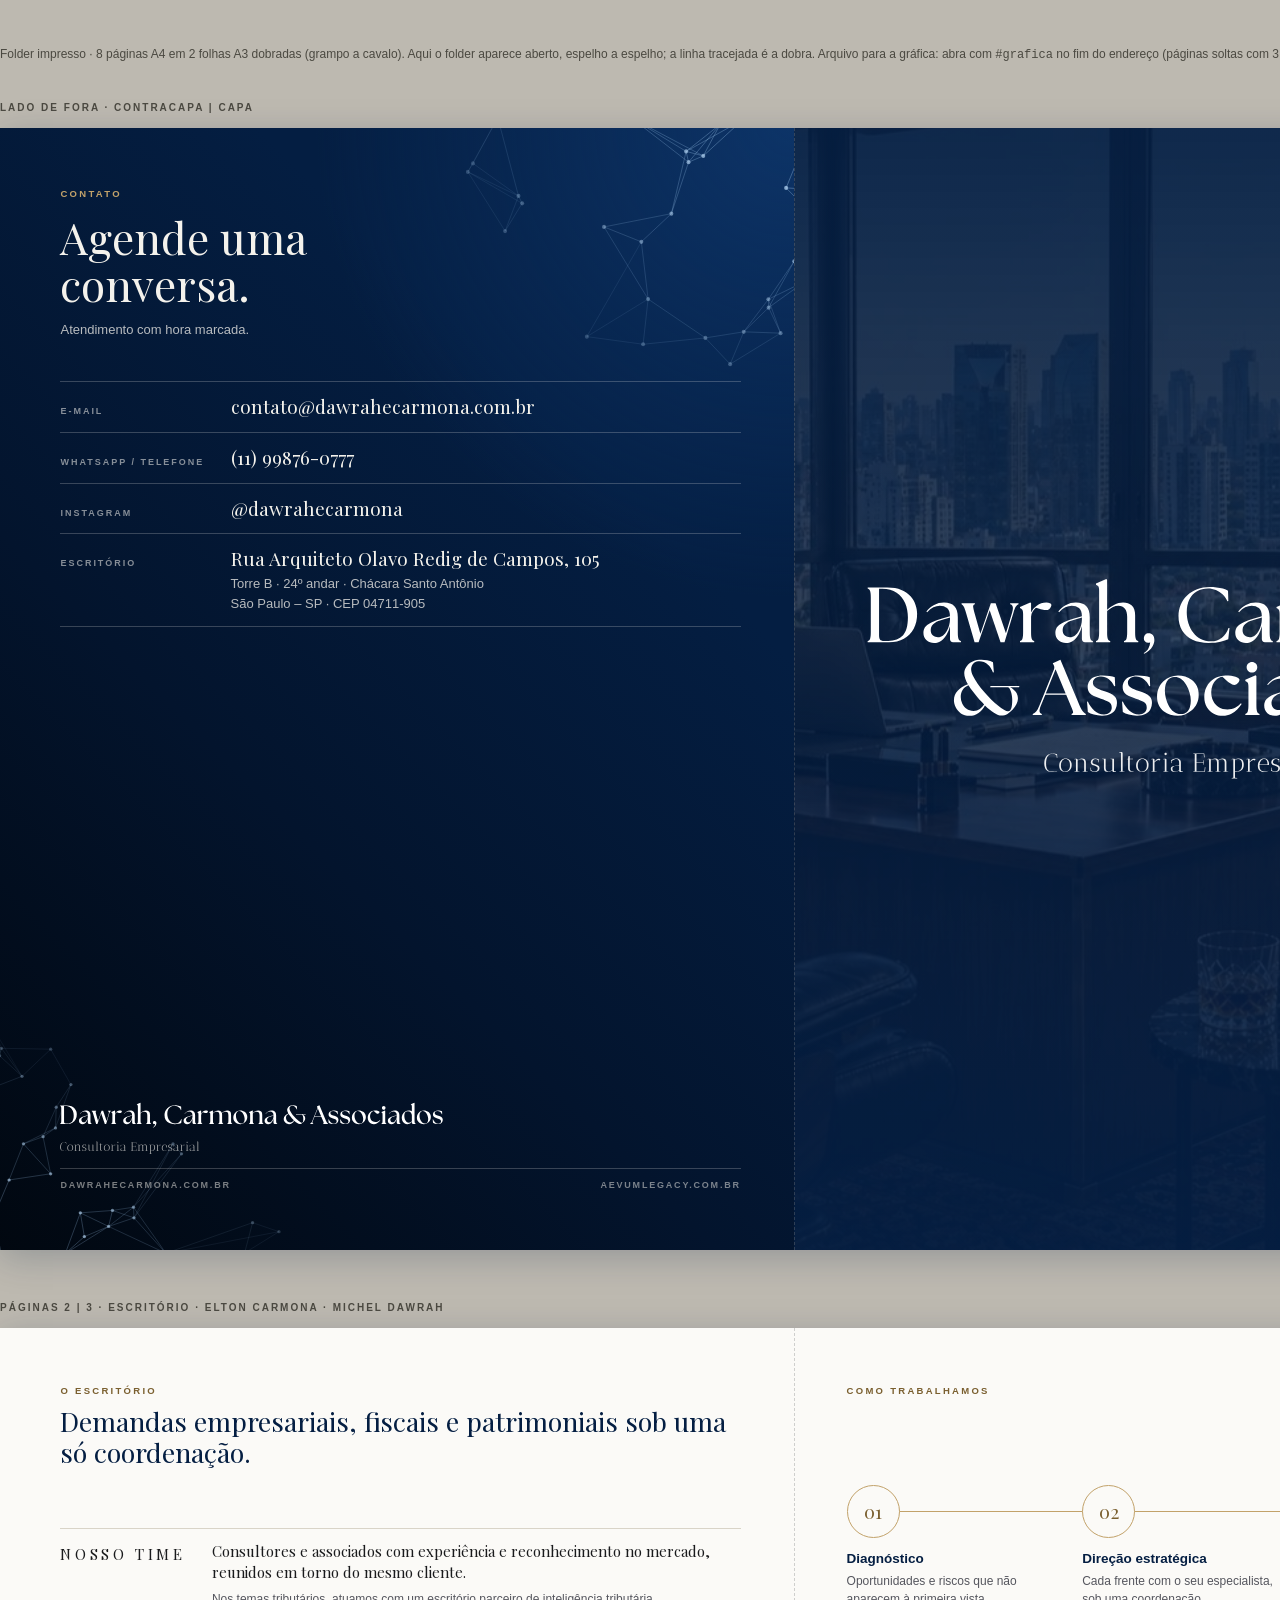
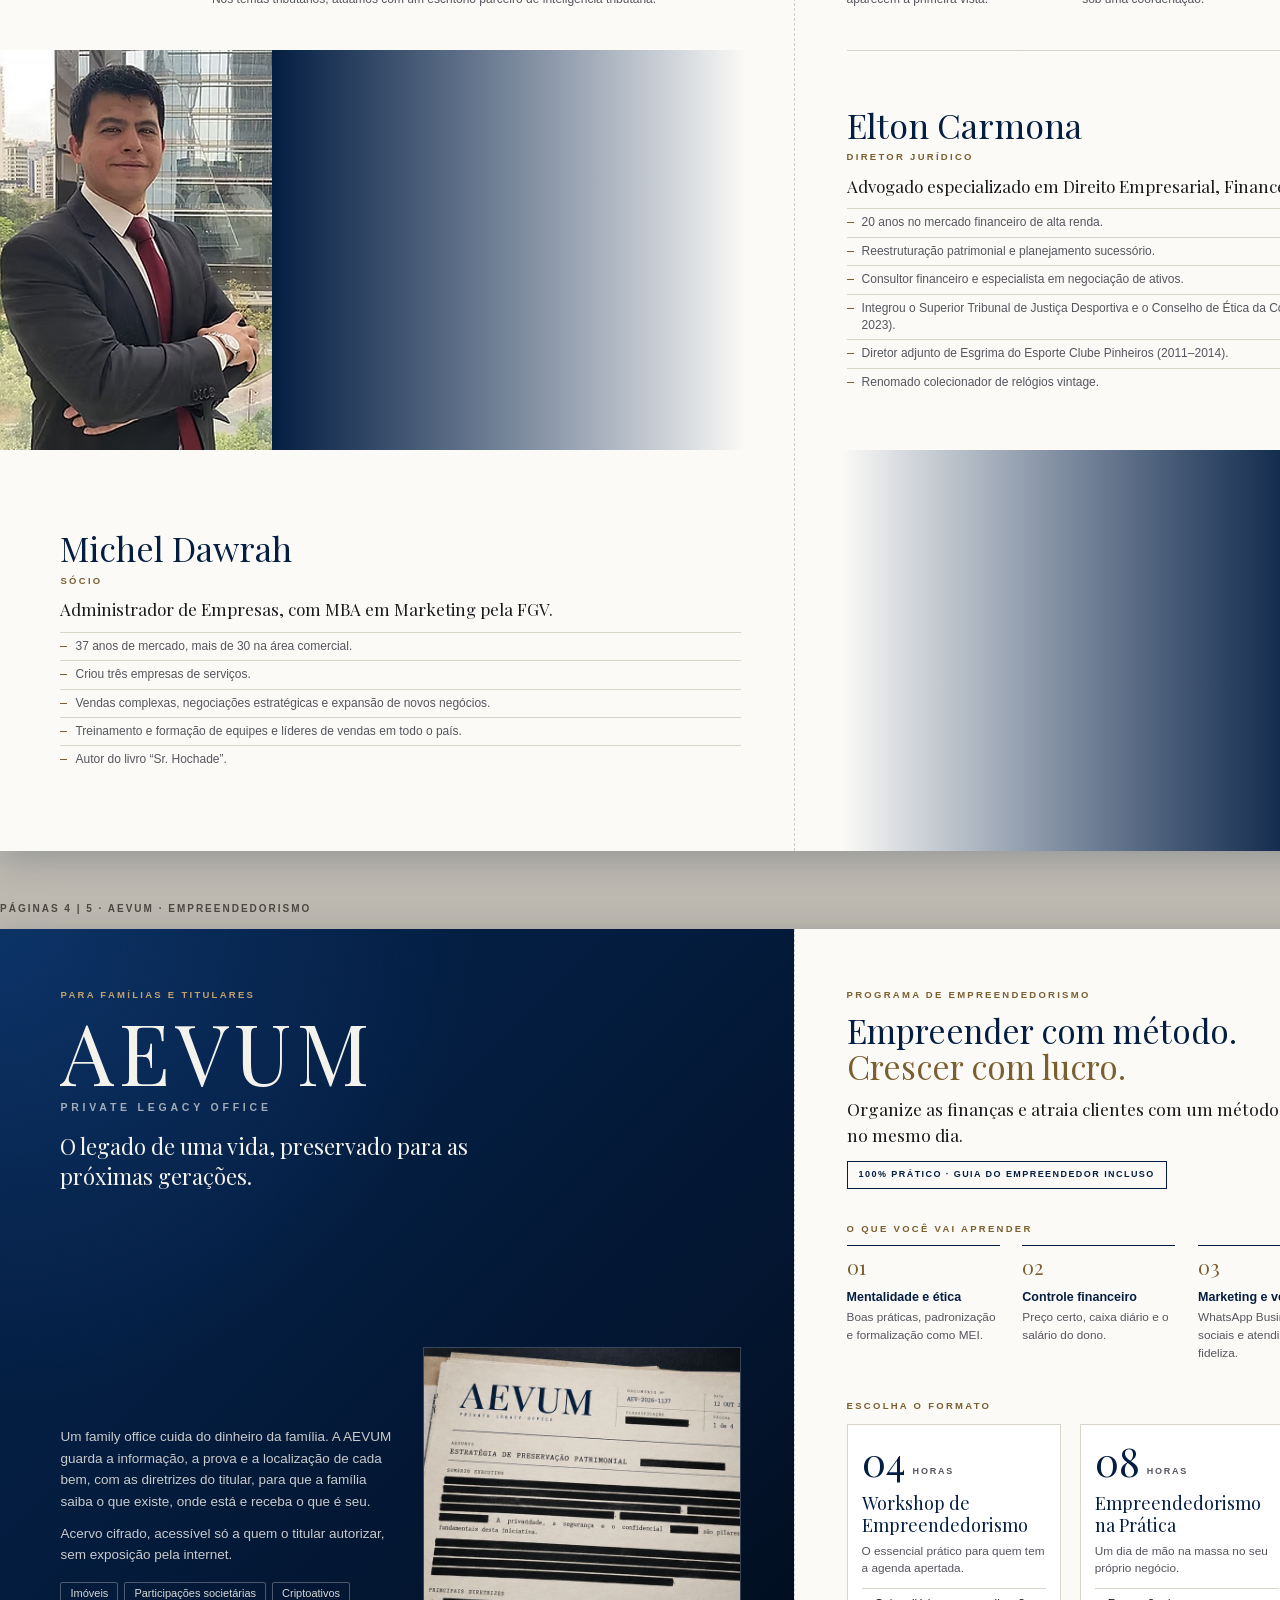
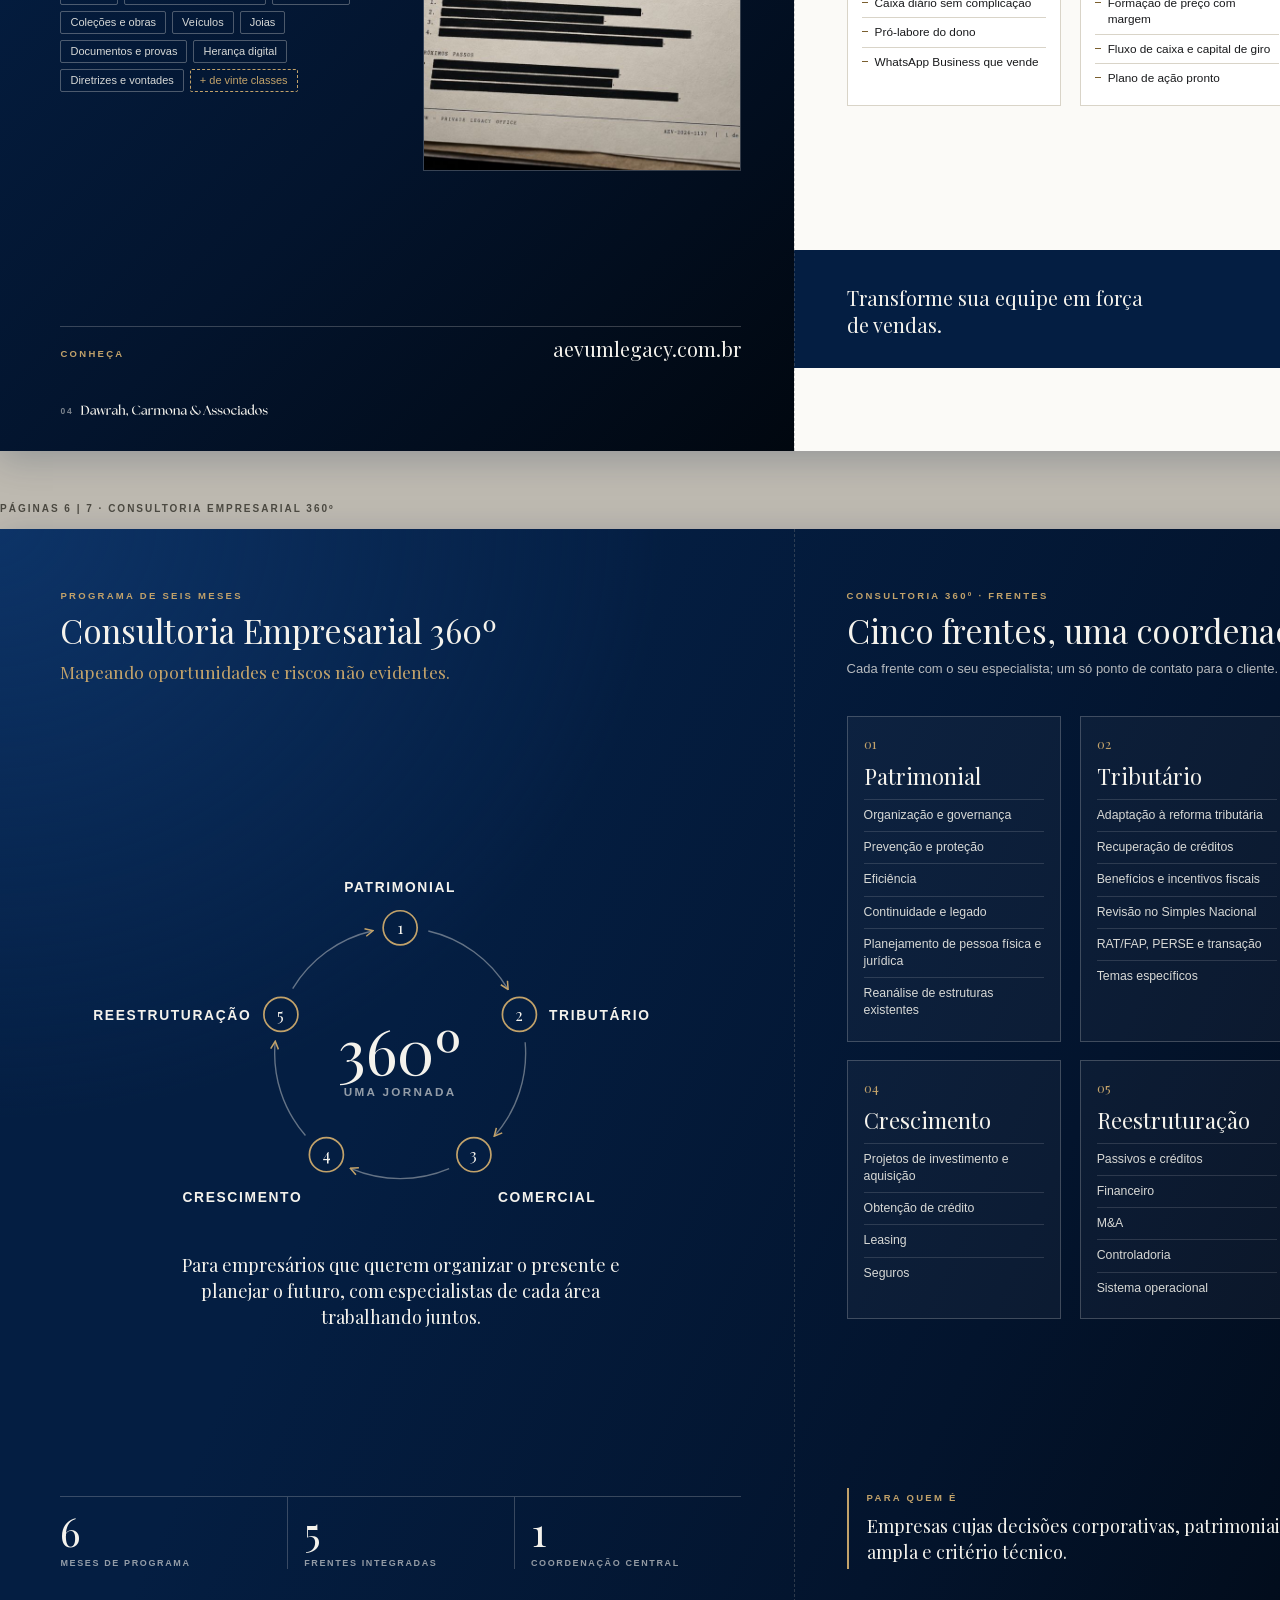
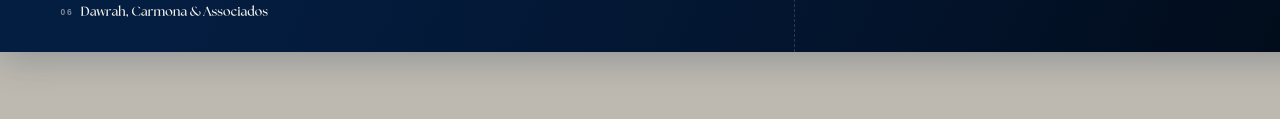
<file: folder-a3.html>
<!doctype html>
<html lang="pt-BR"><head><meta charset="utf-8">
<meta name="viewport" content="width=device-width,initial-scale=1">
<title>Dawrah, Carmona &amp; Associados · Folder A3</title>
<style id="tamanho">@page{size:420mm 297mm;margin:0}</style>
<link rel="stylesheet" href="folder-a3-base.css">
<style>
/* 2|3 · três camadas */
.faixa{position:absolute;left:0;width:420mm;height:106mm}
.faixa.f1{top:0;height:85mm}.faixa.f2{top:85mm}.faixa.f3{top:191mm}
.faixa>.bg{top:0;bottom:0}
.faixa.f1>.bg{top:-3mm}.faixa.f3>.bg{bottom:-3mm}
.bloco{position:absolute;top:12mm;bottom:11mm;display:flex;flex-direction:column}
.f1 .bloco{top:15mm}
.foto{position:absolute;top:0;height:100%;width:75mm;object-fit:cover;object-position:center 22%}
.foto.esq{left:-3mm}.foto.dir{right:-3mm}
.faixa h2{font:400 27px/1.14 var(--serif);color:var(--navy);margin-top:9px}
.time{margin-top:auto;display:grid;grid-template-columns:auto 1fr;gap:0 7mm;border-top:1px solid var(--edge);padding-top:12px}
.time .eyebrow{padding-top:3px}
.time p{font:400 15px/1.45 var(--serif);color:var(--ink)}
.time p.muted{font:12px/1.5 var(--sans);color:var(--ink-2);margin-top:6px}
.passos{position:relative;display:grid;grid-template-columns:repeat(3,1fr);gap:0 7mm;margin-top:auto}
.passos::before{content:"";position:absolute;left:7mm;right:calc(33.33% - 2mm);top:7mm;height:1px;background:var(--brass)}
.passos li{position:relative}
.passos .n{position:relative;display:flex;align-items:center;justify-content:center;width:14mm;height:14mm;border:1px solid var(--brass);border-radius:50%;background:var(--paper);font:400 19px/1 var(--serif);color:var(--brass-ink)}
.passos h3{font:600 13.5px/1.3 var(--sans);color:var(--navy);margin:12px 0 5px}
.passos p{font-size:12px;line-height:1.5;color:var(--ink-2)}
.faixa.f2::before{content:"";position:absolute;top:0;left:224mm;right:16mm;height:1px;background:var(--edge);z-index:1}
.bio-b{justify-content:center}
.bio-n{font:400 34px/1.05 var(--serif);color:var(--navy)}
.bio-n+.eyebrow{margin-top:8px}
.bio-lead{margin-top:11px;font:400 17px/1.4 var(--serif);color:var(--ink)}
.bio{margin-top:10px}
.bio li{position:relative;padding:5px 0 5px 15px;border-top:1px solid var(--edge);font-size:12px;line-height:1.45;color:var(--ink-2)}
.bio li::before{content:"";position:absolute;left:0;top:13px;width:7px;height:1px;background:var(--brass-ink)}

/* 4 · AEVUM */
.aevum .word{font:400 84px/.9 var(--serif);letter-spacing:.06em;color:var(--bone);margin-top:12px}
.aevum .desc{margin-top:12px;font:600 10.5px/1.3 var(--sans);letter-spacing:.36em;text-transform:uppercase;color:rgba(244,242,236,.65)}
.aevum .tag{margin-top:16px;font:400 22px/1.38 var(--serif);color:var(--bone);max-width:19em}
.aevum .grid{display:grid;grid-template-columns:1fr 84mm;gap:8mm;margin:auto 0;align-items:center}
.aevum .prose p{font-size:13.5px;line-height:1.6;color:rgba(244,242,236,.82)}
.aevum .prose p+p{margin-top:10px}
.aevum figure img{width:100%;aspect-ratio:3/4;object-fit:cover;border:1px solid var(--line)}
.chips{margin-top:16px;display:flex;flex-wrap:wrap;gap:6px}
.chips li{border:1px solid rgba(244,242,236,.3);padding:5px 9px;font-size:11px;line-height:1;color:rgba(244,242,236,.88);border-radius:2px}
.chips li.more{border-style:dashed;border-color:var(--brass);color:var(--brass)}
.aevum .site{margin-bottom:8mm;display:flex;justify-content:space-between;align-items:baseline;border-top:1px solid var(--line);padding-top:12px}
.aevum .site span:not(.eyebrow){font:400 20px/1 var(--serif);color:var(--bone)}

/* 5 · empreendedorismo */
.emp .hl{color:var(--brass-ink)}
.emp .pill{align-self:flex-start;margin-top:14px;border:1px solid var(--navy);padding:7px 11px;font:600 9px/1.3 var(--sans);letter-spacing:.16em;text-transform:uppercase;color:var(--navy)}
.learn{display:grid;grid-template-columns:repeat(4,1fr);gap:0 6mm;margin-top:10px}
.learn div{border-top:1px solid var(--navy);padding-top:11px}
.learn .n{font:400 20px/1 var(--serif);color:var(--brass-ink)}
.learn h3{font:600 12.5px/1.3 var(--sans);color:var(--navy);margin:8px 0 4px}
.learn p{font-size:11.8px;line-height:1.5;color:var(--ink-2)}
.fmt-head{display:flex;justify-content:space-between;align-items:baseline;margin-top:9mm}
.fmt-note{font-size:11.5px;color:var(--ink-2)}
.formats{display:grid;grid-template-columns:repeat(3,1fr);gap:5mm;margin-top:10px}
.fmt{background:var(--white);border:1px solid var(--edge);padding:16px 14px 12px;position:relative}
.fmt .h{font:600 9px/1 var(--sans);letter-spacing:.2em;text-transform:uppercase;color:var(--ink-2)}
.fmt .h b{font:400 40px/1 var(--serif);letter-spacing:0;color:var(--navy);margin-right:7px;vertical-align:-3px}
.fmt h3{font:400 18px/1.2 var(--serif);color:var(--navy);margin:12px 0 6px}
.fmt .d{font-size:11.8px;line-height:1.5;color:var(--ink-2)}
.fmt ul{margin-top:10px}
.fmt li{position:relative;padding:6px 0 6px 13px;border-top:1px solid var(--edge);font-size:11.8px;line-height:1.4;color:var(--ink)}
.fmt li::before{content:"";position:absolute;left:0;top:13px;width:6px;height:1px;background:var(--brass-ink)}
.fmt.top{background:var(--navy);border-color:var(--navy)}
.fmt.top .h{color:rgba(244,242,236,.6)}.fmt.top .h b{color:var(--brass)}
.fmt.top h3{color:var(--bone)}.fmt.top .d{color:rgba(244,242,236,.78)}
.fmt.top li{color:rgba(244,242,236,.92);border-top-color:var(--line)}.fmt.top li::before{background:var(--brass)}
.badge{position:absolute;top:13px;right:12px;background:var(--brass);color:var(--navy);font:600 7.5px/1 var(--sans);letter-spacing:.14em;text-transform:uppercase;padding:5px 7px;border-radius:2px}
.emp-cta{margin-top:auto;margin-bottom:6mm;display:flex;justify-content:space-between;align-items:flex-end;gap:10mm;background:var(--navy);margin-left:-14mm;margin-right:-19mm;padding:8mm 16mm 8mm 14mm}
.emp-cta p{font:400 20px/1.35 var(--serif);color:var(--bone);max-width:15em}
.emp-cta p.c{font:12px/1.6 var(--sans);color:rgba(244,242,236,.7);text-align:right;max-width:none}
.emp-cta p.c b{font-weight:600;color:var(--bone)}

/* 6|7 · 360 */
.c360{display:flex;flex-direction:column;margin:auto 0}
.c360 .ring{width:100%;margin:4mm auto 0}
.c360 p{font:400 18px/1.45 var(--serif);color:var(--bone);text-align:center;max-width:27em;margin:7mm auto 0}
.ring{display:block;height:auto}
.ring .arc{fill:none;stroke:rgba(244,242,236,.4);stroke-width:1.3}
.ring .node{fill:var(--navy);stroke:var(--brass);stroke-width:1.6}
.ring .node-n{font:400 15px var(--serif);fill:var(--bone);text-anchor:middle;dominant-baseline:central}
.ring .lbl{font:600 13px var(--sans);letter-spacing:.12em;fill:var(--bone)}
.ring .ctr{font:400 58px var(--serif);fill:var(--bone);text-anchor:middle;dominant-baseline:central}
.ring .ctr-s{font:600 11px var(--sans);letter-spacing:.2em;fill:rgba(244,242,236,.6);text-anchor:middle}
.stats{display:grid;grid-template-columns:repeat(3,1fr);border-top:1px solid var(--line);margin-bottom:6mm}
.stats div{padding:14px 12px 0 0}
.stats div+div{padding-left:16px;border-left:1px solid var(--line)}
.stats b{display:block;font:400 40px/1 var(--serif);color:var(--bone)}
.stats span{display:block;margin-top:6px;font:600 9px/1.35 var(--sans);letter-spacing:.18em;text-transform:uppercase;color:rgba(244,242,236,.6)}
.fronts{display:grid;grid-template-columns:repeat(3,1fr);gap:5mm;margin-top:10mm}
.front{border:1px solid var(--line);background:rgba(244,242,236,.035);padding:18px 16px 14px}
.front .n{font:400 13px/1 var(--serif);color:var(--brass)}
.front h3{font:400 22px/1.15 var(--serif);color:var(--bone);margin:8px 0 10px}
.front li{font-size:12.3px;line-height:1.4;color:rgba(244,242,236,.88);padding:7px 0;border-top:1px solid var(--line-2)}
.front.jornada{background:var(--brass);border-color:var(--brass)}
.front.jornada .n{color:var(--navy)}
.front.jornada h3{color:var(--navy)}
.front.jornada p{font-size:12.5px;line-height:1.55;color:var(--navy)}
.forwhom{margin-top:auto;margin-bottom:6mm;border-left:2px solid var(--brass);padding:4px 0 4px 18px}
.forwhom p:not(.eyebrow){font:400 18px/1.45 var(--serif);color:var(--bone)}
.forwhom .eyebrow{margin-bottom:8px}

</style></head><body>
<!--assinatura-->
<!-- gerado por dawrahecarmona/logo/assinatura.py — não editar à mão -->
<style>.dc-nome{display:block;aspect-ratio:862.100/60;width:auto;overflow:visible}.dc-2c{display:block;aspect-ratio:489.334/115;width:auto;overflow:visible}.dc-sub{display:block;aspect-ratio:533.135/51;width:auto;overflow:visible}</style>
<svg width="0" height="0" style="position:absolute" aria-hidden="true"><symbol id="dc-nome" viewBox="0 0 862.100 60"><g fill="currentColor"><path transform="translate(-2.281 49.258)" d="M 2.78125 0 L 2.78125 -0.828125 C 3.757812 -1.140625 4.394531 -1.796875 4.6875 -2.796875 C 4.988281 -3.804688 5.140625 -5.375 5.140625 -7.5 L 5.140625 -33.8125 C 5.140625 -35.9375 4.988281 -37.5 4.6875 -38.5 C 4.394531 -39.507812 3.757812 -40.171875 2.78125 -40.484375 L 2.78125 -41.3125 L 17.53125 -41.3125 C 21.78125 -41.3125 25.347656 -40.703125 28.234375 -39.484375 C 31.128906 -38.265625 33.441406 -36.660156 35.171875 -34.671875 C 36.898438 -32.679688 38.15625 -30.523438 38.9375 -28.203125 C 39.726562 -25.890625 40.125 -23.648438 40.125 -21.484375 C 40.164062 -17.234375 39.3125 -13.492188 37.5625 -10.265625 C 35.8125 -7.035156 33.332031 -4.515625 30.125 -2.703125 C 26.914062 -0.898438 23.148438 0 18.828125 0 Z M 11.390625 -5.25 C 11.390625 -3.875 11.625 -2.8125 12.09375 -2.0625 C 12.570312 -1.3125 13.613281 -0.9375 15.21875 -0.9375 L 18.40625 -0.9375 C 23.164062 -0.9375 26.816406 -2.300781 29.359375 -5.03125 C 31.898438 -7.769531 33.171875 -12.289062 33.171875 -18.59375 C 33.171875 -22.644531 32.460938 -26.3125 31.046875 -29.59375 C 29.628906 -32.882812 27.492188 -35.5 24.640625 -37.4375 C 21.785156 -39.382812 18.15625 -40.359375 13.75 -40.359375 L 11.390625 -40.359375 Z M 11.390625 -5.25"/><path transform="translate(40.848 49.258)" d="M 24.203125 0 C 22.617188 0 21.828125 -0.785156 21.828125 -2.359375 L 21.828125 -12.09375 C 21.285156 -9.8125 20.460938 -7.707031 19.359375 -5.78125 C 18.253906 -3.851562 16.894531 -2.304688 15.28125 -1.140625 C 13.664062 0.0117188 11.835938 0.59375 9.796875 0.59375 C 7.628906 0.59375 5.75 -0.0703125 4.15625 -1.40625 C 2.5625 -2.75 1.765625 -4.660156 1.765625 -7.140625 C 1.765625 -9.179688 2.382812 -10.84375 3.625 -12.125 C 4.863281 -13.40625 6.503906 -14.476562 8.546875 -15.34375 C 10.597656 -16.207031 12.84375 -16.972656 15.28125 -17.640625 L 21.828125 -19.53125 C 21.796875 -22.445312 21.0625 -24.523438 19.625 -25.765625 C 18.1875 -27.003906 16.363281 -27.625 14.15625 -27.625 C 12.507812 -27.625 10.878906 -27.238281 9.265625 -26.46875 C 7.648438 -25.695312 6.097656 -24.410156 4.609375 -22.609375 L 4.015625 -23.140625 C 5.660156 -25.179688 7.601562 -26.820312 9.84375 -28.0625 C 12.09375 -29.300781 14.554688 -29.921875 17.234375 -29.921875 C 20.816406 -29.921875 23.460938 -28.984375 25.171875 -27.109375 C 26.878906 -25.242188 27.734375 -22.503906 27.734375 -18.890625 L 27.734375 -7.5 C 27.734375 -5.375 27.878906 -3.804688 28.171875 -2.796875 C 28.472656 -1.796875 29.113281 -1.140625 30.09375 -0.828125 L 30.09375 0 Z M 7.265625 -9.203125 C 7.265625 -7.273438 7.84375 -5.878906 9 -5.015625 C 10.15625 -4.148438 11.40625 -3.71875 12.75 -3.71875 C 14.207031 -3.71875 15.492188 -4.160156 16.609375 -5.046875 C 17.734375 -5.929688 18.675781 -7.070312 19.4375 -8.46875 C 20.207031 -9.863281 20.796875 -11.328125 21.203125 -12.859375 C 21.617188 -14.398438 21.828125 -15.835938 21.828125 -17.171875 L 21.828125 -18.703125 L 15.515625 -16.875 C 14.804688 -16.675781 13.988281 -16.390625 13.0625 -16.015625 C 12.144531 -15.648438 11.242188 -15.171875 10.359375 -14.578125 C 9.472656 -13.984375 8.734375 -13.242188 8.140625 -12.359375 C 7.554688 -11.472656 7.265625 -10.421875 7.265625 -9.203125 Z M 7.265625 -9.203125"/><path transform="translate(72.118 49.258)" d="M 2.65625 -22.3125 C 2.0625 -24.351562 1.519531 -25.851562 1.03125 -26.8125 C 0.539062 -27.78125 -0.0351562 -28.40625 -0.703125 -28.6875 L -0.703125 -29.5 L 9.390625 -29.5 L 9.390625 -28.6875 C 8.398438 -28.363281 7.953125 -27.726562 8.046875 -26.78125 C 8.148438 -25.84375 8.476562 -24.351562 9.03125 -22.3125 L 13.515625 -6.484375 L 21.421875 -29.5 L 25.015625 -29.5 L 32.8125 -6.734375 L 37.46875 -22.3125 C 38.0625 -24.351562 38.21875 -25.863281 37.9375 -26.84375 C 37.664062 -27.832031 37.019531 -28.445312 36 -28.6875 L 36 -29.5 L 42.3125 -29.5 L 42.3125 -28.6875 C 41.445312 -28.40625 40.738281 -27.78125 40.1875 -26.8125 C 39.632812 -25.851562 39.066406 -24.351562 38.484375 -22.3125 L 31.75 0 L 28.734375 0 L 20.53125 -24.140625 L 12.15625 0 L 9.140625 0 Z M 2.65625 -22.3125"/><path transform="translate(113.889 49.258)" d="M 1.65625 0 L 1.65625 -0.828125 C 2.632812 -1.140625 3.269531 -1.796875 3.5625 -2.796875 C 3.863281 -3.804688 4.015625 -5.375 4.015625 -7.5 L 4.015625 -21.0625 C 4.015625 -22.800781 3.804688 -23.941406 3.390625 -24.484375 C 2.984375 -25.035156 2.40625 -25.472656 1.65625 -25.796875 L 1.65625 -26.609375 L 9.4375 -30.03125 L 10.03125 -29.5625 L 10.03125 -22.421875 C 10.9375 -24.546875 12.375 -26.28125 14.34375 -27.625 C 15.445312 -28.40625 16.578125 -28.984375 17.734375 -29.359375 C 18.890625 -29.734375 20.175781 -29.921875 21.59375 -29.921875 C 22.625 -29.921875 23.507812 -29.78125 24.25 -29.5 C 25 -29.226562 25.375 -28.78125 25.375 -28.15625 C 25.375 -27.71875 25.222656 -27.191406 24.921875 -26.578125 C 24.628906 -25.972656 24.1875 -25.441406 23.59375 -24.984375 C 23.007812 -24.535156 22.265625 -24.3125 21.359375 -24.3125 C 20.535156 -24.3125 19.523438 -24.457031 18.328125 -24.75 C 17.128906 -25.050781 15.582031 -25.492188 13.6875 -26.078125 C 12.9375 -25.453125 12.160156 -24.53125 11.359375 -23.3125 C 10.554688 -22.09375 10.113281 -20.734375 10.03125 -19.234375 L 10.03125 -7.5 C 10.03125 -5.375 10.175781 -3.804688 10.46875 -2.796875 C 10.769531 -1.796875 11.410156 -1.140625 12.390625 -0.828125 L 12.390625 0 Z M 1.65625 0"/><path transform="translate(140.498 49.258)" d="M 24.203125 0 C 22.617188 0 21.828125 -0.785156 21.828125 -2.359375 L 21.828125 -12.09375 C 21.285156 -9.8125 20.460938 -7.707031 19.359375 -5.78125 C 18.253906 -3.851562 16.894531 -2.304688 15.28125 -1.140625 C 13.664062 0.0117188 11.835938 0.59375 9.796875 0.59375 C 7.628906 0.59375 5.75 -0.0703125 4.15625 -1.40625 C 2.5625 -2.75 1.765625 -4.660156 1.765625 -7.140625 C 1.765625 -9.179688 2.382812 -10.84375 3.625 -12.125 C 4.863281 -13.40625 6.503906 -14.476562 8.546875 -15.34375 C 10.597656 -16.207031 12.84375 -16.972656 15.28125 -17.640625 L 21.828125 -19.53125 C 21.796875 -22.445312 21.0625 -24.523438 19.625 -25.765625 C 18.1875 -27.003906 16.363281 -27.625 14.15625 -27.625 C 12.507812 -27.625 10.878906 -27.238281 9.265625 -26.46875 C 7.648438 -25.695312 6.097656 -24.410156 4.609375 -22.609375 L 4.015625 -23.140625 C 5.660156 -25.179688 7.601562 -26.820312 9.84375 -28.0625 C 12.09375 -29.300781 14.554688 -29.921875 17.234375 -29.921875 C 20.816406 -29.921875 23.460938 -28.984375 25.171875 -27.109375 C 26.878906 -25.242188 27.734375 -22.503906 27.734375 -18.890625 L 27.734375 -7.5 C 27.734375 -5.375 27.878906 -3.804688 28.171875 -2.796875 C 28.472656 -1.796875 29.113281 -1.140625 30.09375 -0.828125 L 30.09375 0 Z M 7.265625 -9.203125 C 7.265625 -7.273438 7.84375 -5.878906 9 -5.015625 C 10.15625 -4.148438 11.40625 -3.71875 12.75 -3.71875 C 14.207031 -3.71875 15.492188 -4.160156 16.609375 -5.046875 C 17.734375 -5.929688 18.675781 -7.070312 19.4375 -8.46875 C 20.207031 -9.863281 20.796875 -11.328125 21.203125 -12.859375 C 21.617188 -14.398438 21.828125 -15.835938 21.828125 -17.171875 L 21.828125 -18.703125 L 15.515625 -16.875 C 14.804688 -16.675781 13.988281 -16.390625 13.0625 -16.015625 C 12.144531 -15.648438 11.242188 -15.171875 10.359375 -14.578125 C 9.472656 -13.984375 8.734375 -13.242188 8.140625 -12.359375 C 7.554688 -11.472656 7.265625 -10.421875 7.265625 -9.203125 Z M 7.265625 -9.203125"/><path transform="translate(171.768 49.258)" d="M 1.1875 0 L 1.1875 -0.828125 C 2.164062 -1.140625 2.800781 -1.796875 3.09375 -2.796875 C 3.394531 -3.804688 3.546875 -5.375 3.546875 -7.5 L 3.546875 -38.765625 C 3.546875 -40.503906 3.335938 -41.644531 2.921875 -42.1875 C 2.503906 -42.738281 1.925781 -43.175781 1.1875 -43.5 L 1.1875 -44.328125 L 8.96875 -47.75 L 9.5625 -47.265625 L 9.5625 -24.609375 C 11.175781 -25.941406 13.023438 -27.160156 15.109375 -28.265625 C 17.191406 -29.367188 19.375 -29.921875 21.65625 -29.921875 C 24.375 -29.921875 26.566406 -29.160156 28.234375 -27.640625 C 29.910156 -26.128906 30.75 -23.644531 30.75 -20.1875 L 30.75 -7.5 C 30.75 -5.375 30.894531 -3.804688 31.1875 -2.796875 C 31.476562 -1.796875 32.117188 -1.140625 33.109375 -0.828125 L 33.109375 0 L 22.359375 0 L 22.359375 -0.828125 C 23.347656 -1.140625 23.988281 -1.796875 24.28125 -2.796875 C 24.582031 -3.804688 24.734375 -5.375 24.734375 -7.5 L 24.734375 -19.125 C 24.734375 -21.800781 24.171875 -23.875 23.046875 -25.34375 C 21.921875 -26.820312 20.257812 -27.5625 18.0625 -27.5625 C 16.6875 -27.5625 15.328125 -27.222656 13.984375 -26.546875 C 12.648438 -25.878906 11.175781 -24.898438 9.5625 -23.609375 L 9.5625 -7.5 C 9.5625 -5.375 9.707031 -3.804688 10 -2.796875 C 10.300781 -1.796875 10.941406 -1.140625 11.921875 -0.828125 L 11.921875 0 Z M 1.1875 0"/><path transform="translate(206.046 49.258)" d="M 2.953125 8.140625 C 4.484375 7.390625 5.648438 6.265625 6.453125 4.765625 C 7.265625 3.273438 7.726562 1.765625 7.84375 0.234375 C 7.613281 0.273438 7.378906 0.320312 7.140625 0.375 C 6.898438 0.4375 6.644531 0.46875 6.375 0.46875 C 5.425781 0.46875 4.632812 0.152344 4 -0.46875 C 3.375 -1.101562 3.0625 -1.890625 3.0625 -2.828125 C 3.0625 -3.972656 3.394531 -4.910156 4.0625 -5.640625 C 4.738281 -6.367188 5.628906 -6.734375 6.734375 -6.734375 C 7.984375 -6.734375 9.003906 -6.335938 9.796875 -5.546875 C 10.585938 -4.753906 10.984375 -3.492188 10.984375 -1.765625 C 10.984375 -0.191406 10.578125 1.316406 9.765625 2.765625 C 8.960938 4.222656 7.96875 5.472656 6.78125 6.515625 C 5.601562 7.554688 4.425781 8.296875 3.25 8.734375 Z M 2.953125 8.140625"/><path transform="translate(232.065 49.258)" d="M 25.96875 0.59375 C 21.28125 0.59375 17.222656 -0.203125 13.796875 -1.796875 C 10.378906 -3.390625 7.753906 -5.710938 5.921875 -8.765625 C 4.097656 -11.816406 3.1875 -15.546875 3.1875 -19.953125 C 3.1875 -22.941406 3.742188 -25.742188 4.859375 -28.359375 C 5.984375 -30.972656 7.597656 -33.28125 9.703125 -35.28125 C 11.804688 -37.289062 14.320312 -38.863281 17.25 -40 C 20.1875 -41.144531 23.46875 -41.71875 27.09375 -41.71875 C 28.539062 -41.71875 30.117188 -41.617188 31.828125 -41.421875 C 33.546875 -41.234375 35.179688 -40.929688 36.734375 -40.515625 C 38.285156 -40.097656 39.578125 -39.535156 40.609375 -38.828125 L 40.84375 -31.046875 L 40.125 -30.859375 C 39.34375 -32.910156 38.179688 -34.648438 36.640625 -36.078125 C 35.109375 -37.515625 33.390625 -38.628906 31.484375 -39.421875 C 29.578125 -40.210938 27.597656 -40.609375 25.546875 -40.609375 C 22.398438 -40.609375 19.617188 -39.914062 17.203125 -38.53125 C 14.785156 -37.15625 12.882812 -35.140625 11.5 -32.484375 C 10.125 -29.828125 9.4375 -26.535156 9.4375 -22.609375 C 9.4375 -19.773438 9.847656 -17.039062 10.671875 -14.40625 C 11.503906 -11.769531 12.695312 -9.414062 14.25 -7.34375 C 15.800781 -5.28125 17.707031 -3.648438 19.96875 -2.453125 C 22.238281 -1.253906 24.804688 -0.65625 27.671875 -0.65625 C 30.984375 -0.65625 33.757812 -1.578125 36 -3.421875 C 38.238281 -5.273438 39.890625 -7.734375 40.953125 -10.796875 L 41.71875 -10.6875 L 40.78125 -2.25 C 39.207031 -1.539062 37.25 -0.890625 34.90625 -0.296875 C 32.5625 0.292969 29.582031 0.59375 25.96875 0.59375 Z M 25.96875 0.59375"/><path transform="translate(276.374 49.258)" d="M 24.203125 0 C 22.617188 0 21.828125 -0.785156 21.828125 -2.359375 L 21.828125 -12.09375 C 21.285156 -9.8125 20.460938 -7.707031 19.359375 -5.78125 C 18.253906 -3.851562 16.894531 -2.304688 15.28125 -1.140625 C 13.664062 0.0117188 11.835938 0.59375 9.796875 0.59375 C 7.628906 0.59375 5.75 -0.0703125 4.15625 -1.40625 C 2.5625 -2.75 1.765625 -4.660156 1.765625 -7.140625 C 1.765625 -9.179688 2.382812 -10.84375 3.625 -12.125 C 4.863281 -13.40625 6.503906 -14.476562 8.546875 -15.34375 C 10.597656 -16.207031 12.84375 -16.972656 15.28125 -17.640625 L 21.828125 -19.53125 C 21.796875 -22.445312 21.0625 -24.523438 19.625 -25.765625 C 18.1875 -27.003906 16.363281 -27.625 14.15625 -27.625 C 12.507812 -27.625 10.878906 -27.238281 9.265625 -26.46875 C 7.648438 -25.695312 6.097656 -24.410156 4.609375 -22.609375 L 4.015625 -23.140625 C 5.660156 -25.179688 7.601562 -26.820312 9.84375 -28.0625 C 12.09375 -29.300781 14.554688 -29.921875 17.234375 -29.921875 C 20.816406 -29.921875 23.460938 -28.984375 25.171875 -27.109375 C 26.878906 -25.242188 27.734375 -22.503906 27.734375 -18.890625 L 27.734375 -7.5 C 27.734375 -5.375 27.878906 -3.804688 28.171875 -2.796875 C 28.472656 -1.796875 29.113281 -1.140625 30.09375 -0.828125 L 30.09375 0 Z M 7.265625 -9.203125 C 7.265625 -7.273438 7.84375 -5.878906 9 -5.015625 C 10.15625 -4.148438 11.40625 -3.71875 12.75 -3.71875 C 14.207031 -3.71875 15.492188 -4.160156 16.609375 -5.046875 C 17.734375 -5.929688 18.675781 -7.070312 19.4375 -8.46875 C 20.207031 -9.863281 20.796875 -11.328125 21.203125 -12.859375 C 21.617188 -14.398438 21.828125 -15.835938 21.828125 -17.171875 L 21.828125 -18.703125 L 15.515625 -16.875 C 14.804688 -16.675781 13.988281 -16.390625 13.0625 -16.015625 C 12.144531 -15.648438 11.242188 -15.171875 10.359375 -14.578125 C 9.472656 -13.984375 8.734375 -13.242188 8.140625 -12.359375 C 7.554688 -11.472656 7.265625 -10.421875 7.265625 -9.203125 Z M 7.265625 -9.203125"/><path transform="translate(307.643 49.258)" d="M 1.65625 0 L 1.65625 -0.828125 C 2.632812 -1.140625 3.269531 -1.796875 3.5625 -2.796875 C 3.863281 -3.804688 4.015625 -5.375 4.015625 -7.5 L 4.015625 -21.0625 C 4.015625 -22.800781 3.804688 -23.941406 3.390625 -24.484375 C 2.984375 -25.035156 2.40625 -25.472656 1.65625 -25.796875 L 1.65625 -26.609375 L 9.4375 -30.03125 L 10.03125 -29.5625 L 10.03125 -22.421875 C 10.9375 -24.546875 12.375 -26.28125 14.34375 -27.625 C 15.445312 -28.40625 16.578125 -28.984375 17.734375 -29.359375 C 18.890625 -29.734375 20.175781 -29.921875 21.59375 -29.921875 C 22.625 -29.921875 23.507812 -29.78125 24.25 -29.5 C 25 -29.226562 25.375 -28.78125 25.375 -28.15625 C 25.375 -27.71875 25.222656 -27.191406 24.921875 -26.578125 C 24.628906 -25.972656 24.1875 -25.441406 23.59375 -24.984375 C 23.007812 -24.535156 22.265625 -24.3125 21.359375 -24.3125 C 20.535156 -24.3125 19.523438 -24.457031 18.328125 -24.75 C 17.128906 -25.050781 15.582031 -25.492188 13.6875 -26.078125 C 12.9375 -25.453125 12.160156 -24.53125 11.359375 -23.3125 C 10.554688 -22.09375 10.113281 -20.734375 10.03125 -19.234375 L 10.03125 -7.5 C 10.03125 -5.375 10.175781 -3.804688 10.46875 -2.796875 C 10.769531 -1.796875 11.410156 -1.140625 12.390625 -0.828125 L 12.390625 0 Z M 1.65625 0"/><path transform="translate(334.252 49.258)" d="M 1.65625 0 L 1.65625 -0.828125 C 2.632812 -1.140625 3.269531 -1.796875 3.5625 -2.796875 C 3.863281 -3.804688 4.015625 -5.375 4.015625 -7.5 L 4.015625 -21.0625 C 4.015625 -22.800781 3.804688 -23.941406 3.390625 -24.484375 C 2.984375 -25.035156 2.40625 -25.472656 1.65625 -25.796875 L 1.65625 -26.609375 L 9.4375 -30.03125 L 10.03125 -29.5625 L 10.03125 -24.609375 C 11.644531 -25.941406 13.492188 -27.160156 15.578125 -28.265625 C 17.660156 -29.367188 19.84375 -29.921875 22.125 -29.921875 C 24.21875 -29.921875 25.929688 -29.5 27.265625 -28.65625 C 28.597656 -27.8125 29.539062 -26.441406 30.09375 -24.546875 C 31.707031 -25.890625 33.566406 -27.117188 35.671875 -28.234375 C 37.773438 -29.359375 39.988281 -29.921875 42.3125 -29.921875 C 45.03125 -29.921875 47.125 -29.160156 48.59375 -27.640625 C 50.070312 -26.128906 50.8125 -23.644531 50.8125 -20.1875 L 50.8125 -7.5 C 50.8125 -5.375 50.957031 -3.804688 51.25 -2.796875 C 51.550781 -1.796875 52.191406 -1.140625 53.171875 -0.828125 L 53.171875 0 L 42.4375 0 L 42.4375 -0.828125 C 43.414062 -1.140625 44.050781 -1.796875 44.34375 -2.796875 C 44.644531 -3.804688 44.796875 -5.375 44.796875 -7.5 L 44.796875 -19.125 C 44.796875 -21.800781 44.332031 -23.875 43.40625 -25.34375 C 42.476562 -26.820312 40.914062 -27.5625 38.71875 -27.5625 C 37.34375 -27.5625 35.984375 -27.234375 34.640625 -26.578125 C 33.304688 -25.929688 31.851562 -24.976562 30.28125 -23.71875 C 30.507812 -22.65625 30.625 -21.476562 30.625 -20.1875 L 30.625 -7.5 C 30.625 -5.375 30.769531 -3.804688 31.0625 -2.796875 C 31.363281 -1.796875 32.003906 -1.140625 32.984375 -0.828125 L 32.984375 0 L 22.25 0 L 22.25 -0.828125 C 23.226562 -1.140625 23.863281 -1.796875 24.15625 -2.796875 C 24.457031 -3.804688 24.609375 -5.375 24.609375 -7.5 L 24.609375 -19.125 C 24.609375 -21.800781 24.144531 -23.875 23.21875 -25.34375 C 22.289062 -26.820312 20.726562 -27.5625 18.53125 -27.5625 C 17.15625 -27.5625 15.796875 -27.222656 14.453125 -26.546875 C 13.117188 -25.878906 11.644531 -24.898438 10.03125 -23.609375 L 10.03125 -7.5 C 10.03125 -5.375 10.175781 -3.804688 10.46875 -2.796875 C 10.769531 -1.796875 11.410156 -1.140625 12.390625 -0.828125 L 12.390625 0 Z M 1.65625 0"/><path transform="translate(388.296 49.258)" d="M 17.59375 0.59375 C 15.65625 0.59375 13.753906 0.304688 11.890625 -0.265625 C 10.023438 -0.835938 8.332031 -1.722656 6.8125 -2.921875 C 5.300781 -4.117188 4.09375 -5.628906 3.1875 -7.453125 C 2.28125 -9.285156 1.828125 -11.460938 1.828125 -13.984375 C 1.828125 -16.390625 2.257812 -18.5625 3.125 -20.5 C 3.988281 -22.445312 5.164062 -24.117188 6.65625 -25.515625 C 8.15625 -26.921875 9.847656 -28.003906 11.734375 -28.765625 C 13.628906 -29.535156 15.582031 -29.921875 17.59375 -29.921875 C 19.4375 -29.921875 21.269531 -29.644531 23.09375 -29.09375 C 24.925781 -28.539062 26.617188 -27.664062 28.171875 -26.46875 C 29.734375 -25.269531 30.972656 -23.742188 31.890625 -21.890625 C 32.816406 -20.046875 33.28125 -17.820312 33.28125 -15.21875 C 33.28125 -12.707031 32.796875 -10.46875 31.828125 -8.5 C 30.867188 -6.53125 29.613281 -4.875 28.0625 -3.53125 C 26.507812 -2.195312 24.804688 -1.175781 22.953125 -0.46875 C 21.109375 0.238281 19.320312 0.59375 17.59375 0.59375 Z M 7.734375 -18.40625 C 7.734375 -16.675781 7.988281 -14.785156 8.5 -12.734375 C 9.007812 -10.691406 9.765625 -8.753906 10.765625 -6.921875 C 11.773438 -5.097656 13.023438 -3.601562 14.515625 -2.4375 C 16.015625 -1.28125 17.726562 -0.703125 19.65625 -0.703125 C 21.582031 -0.703125 23.101562 -1.191406 24.21875 -2.171875 C 25.34375 -3.160156 26.140625 -4.421875 26.609375 -5.953125 C 27.085938 -7.492188 27.328125 -9.085938 27.328125 -10.734375 C 27.328125 -12.628906 27.019531 -14.644531 26.40625 -16.78125 C 25.800781 -18.925781 24.9375 -20.941406 23.8125 -22.828125 C 22.6875 -24.722656 21.335938 -26.226562 19.765625 -27.34375 C 18.191406 -28.46875 16.460938 -28.929688 14.578125 -28.734375 C 12.890625 -28.578125 11.539062 -28 10.53125 -27 C 9.53125 -26 8.8125 -24.738281 8.375 -23.21875 C 7.945312 -21.707031 7.734375 -20.101562 7.734375 -18.40625 Z M 7.734375 -18.40625"/><path transform="translate(423.990 49.258)" d="M 1.65625 0 L 1.65625 -0.828125 C 2.632812 -1.140625 3.269531 -1.796875 3.5625 -2.796875 C 3.863281 -3.804688 4.015625 -5.375 4.015625 -7.5 L 4.015625 -21.0625 C 4.015625 -22.800781 3.804688 -23.941406 3.390625 -24.484375 C 2.984375 -25.035156 2.40625 -25.472656 1.65625 -25.796875 L 1.65625 -26.609375 L 9.4375 -30.03125 L 10.03125 -29.5625 L 10.03125 -24.609375 C 11.644531 -25.941406 13.492188 -27.160156 15.578125 -28.265625 C 17.660156 -29.367188 19.84375 -29.921875 22.125 -29.921875 C 24.84375 -29.921875 27.035156 -29.160156 28.703125 -27.640625 C 30.378906 -26.128906 31.21875 -23.644531 31.21875 -20.1875 L 31.21875 -7.5 C 31.21875 -5.375 31.363281 -3.804688 31.65625 -2.796875 C 31.957031 -1.796875 32.597656 -1.140625 33.578125 -0.828125 L 33.578125 0 L 22.84375 0 L 22.84375 -0.828125 C 23.820312 -1.140625 24.457031 -1.796875 24.75 -2.796875 C 25.050781 -3.804688 25.203125 -5.375 25.203125 -7.5 L 25.203125 -19.125 C 25.203125 -21.800781 24.640625 -23.875 23.515625 -25.34375 C 22.390625 -26.820312 20.726562 -27.5625 18.53125 -27.5625 C 17.15625 -27.5625 15.796875 -27.222656 14.453125 -26.546875 C 13.117188 -25.878906 11.644531 -24.898438 10.03125 -23.609375 L 10.03125 -7.5 C 10.03125 -5.375 10.175781 -3.804688 10.46875 -2.796875 C 10.769531 -1.796875 11.410156 -1.140625 12.390625 -0.828125 L 12.390625 0 Z M 1.65625 0"/><path transform="translate(458.741 49.258)" d="M 24.203125 0 C 22.617188 0 21.828125 -0.785156 21.828125 -2.359375 L 21.828125 -12.09375 C 21.285156 -9.8125 20.460938 -7.707031 19.359375 -5.78125 C 18.253906 -3.851562 16.894531 -2.304688 15.28125 -1.140625 C 13.664062 0.0117188 11.835938 0.59375 9.796875 0.59375 C 7.628906 0.59375 5.75 -0.0703125 4.15625 -1.40625 C 2.5625 -2.75 1.765625 -4.660156 1.765625 -7.140625 C 1.765625 -9.179688 2.382812 -10.84375 3.625 -12.125 C 4.863281 -13.40625 6.503906 -14.476562 8.546875 -15.34375 C 10.597656 -16.207031 12.84375 -16.972656 15.28125 -17.640625 L 21.828125 -19.53125 C 21.796875 -22.445312 21.0625 -24.523438 19.625 -25.765625 C 18.1875 -27.003906 16.363281 -27.625 14.15625 -27.625 C 12.507812 -27.625 10.878906 -27.238281 9.265625 -26.46875 C 7.648438 -25.695312 6.097656 -24.410156 4.609375 -22.609375 L 4.015625 -23.140625 C 5.660156 -25.179688 7.601562 -26.820312 9.84375 -28.0625 C 12.09375 -29.300781 14.554688 -29.921875 17.234375 -29.921875 C 20.816406 -29.921875 23.460938 -28.984375 25.171875 -27.109375 C 26.878906 -25.242188 27.734375 -22.503906 27.734375 -18.890625 L 27.734375 -7.5 C 27.734375 -5.375 27.878906 -3.804688 28.171875 -2.796875 C 28.472656 -1.796875 29.113281 -1.140625 30.09375 -0.828125 L 30.09375 0 Z M 7.265625 -9.203125 C 7.265625 -7.273438 7.84375 -5.878906 9 -5.015625 C 10.15625 -4.148438 11.40625 -3.71875 12.75 -3.71875 C 14.207031 -3.71875 15.492188 -4.160156 16.609375 -5.046875 C 17.734375 -5.929688 18.675781 -7.070312 19.4375 -8.46875 C 20.207031 -9.863281 20.796875 -11.328125 21.203125 -12.859375 C 21.617188 -14.398438 21.828125 -15.835938 21.828125 -17.171875 L 21.828125 -18.703125 L 15.515625 -16.875 C 14.804688 -16.675781 13.988281 -16.390625 13.0625 -16.015625 C 12.144531 -15.648438 11.242188 -15.171875 10.359375 -14.578125 C 9.472656 -13.984375 8.734375 -13.242188 8.140625 -12.359375 C 7.554688 -11.472656 7.265625 -10.421875 7.265625 -9.203125 Z M 7.265625 -9.203125"/><path transform="translate(501.810 49.258)" d="M 37.65625 0.40625 C 36.082031 0.40625 34.191406 -0.304688 31.984375 -1.734375 C 29.785156 -3.171875 27.523438 -5.015625 25.203125 -7.265625 C 23.941406 -4.984375 22.316406 -3.101562 20.328125 -1.625 C 18.335938 -0.144531 16.066406 0.59375 13.515625 0.59375 C 10.953125 0.59375 8.796875 -0.015625 7.046875 -1.234375 C 5.296875 -2.453125 3.976562 -3.976562 3.09375 -5.8125 C 2.207031 -7.644531 1.765625 -9.445312 1.765625 -11.21875 C 1.765625 -13.96875 2.71875 -16.34375 4.625 -18.34375 C 6.539062 -20.351562 9.109375 -21.96875 12.328125 -23.1875 C 11.460938 -24.6875 10.785156 -26.15625 10.296875 -27.59375 C 9.804688 -29.03125 9.5625 -30.414062 9.5625 -31.75 C 9.5625 -32.65625 9.773438 -33.664062 10.203125 -34.78125 C 10.640625 -35.90625 11.347656 -37 12.328125 -38.0625 C 13.316406 -39.125 14.644531 -40 16.3125 -40.6875 C 17.988281 -41.375 20.085938 -41.71875 22.609375 -41.71875 C 23.742188 -41.71875 25.144531 -41.585938 26.8125 -41.328125 C 28.488281 -41.078125 29.976562 -40.578125 31.28125 -39.828125 L 31.921875 -32.34375 L 31.28125 -32.21875 C 30.257812 -34.65625 29.144531 -36.460938 27.9375 -37.640625 C 26.738281 -38.828125 25.554688 -39.617188 24.390625 -40.015625 C 23.234375 -40.410156 22.144531 -40.609375 21.125 -40.609375 C 19.507812 -40.609375 18.226562 -40.269531 17.28125 -39.59375 C 16.34375 -38.925781 15.6875 -38.140625 15.3125 -37.234375 C 14.9375 -36.328125 14.75 -35.519531 14.75 -34.8125 C 14.75 -33.238281 15.203125 -31.5 16.109375 -29.59375 C 17.015625 -27.6875 18.210938 -25.695312 19.703125 -23.625 C 21.203125 -21.5625 22.859375 -19.46875 24.671875 -17.34375 C 26.359375 -15.414062 28.085938 -13.578125 29.859375 -11.828125 C 31.628906 -10.078125 33.347656 -8.523438 35.015625 -7.171875 C 36.691406 -5.816406 38.207031 -4.742188 39.5625 -3.953125 C 40.925781 -3.171875 42.019531 -2.78125 42.84375 -2.78125 C 43.863281 -2.78125 44.609375 -3.535156 45.078125 -5.046875 C 45.554688 -6.554688 45.796875 -8.691406 45.796875 -11.453125 C 45.796875 -12.359375 45.71875 -13.359375 45.5625 -14.453125 C 45.40625 -15.554688 45.164062 -16.609375 44.84375 -17.609375 C 44.53125 -18.617188 44.164062 -19.445312 43.75 -20.09375 C 43.34375 -20.738281 42.882812 -21.0625 42.375 -21.0625 L 29.15625 -21.0625 L 29.390625 -22.015625 L 51.21875 -22.015625 L 50.984375 -21.0625 L 44.140625 -21.0625 C 45.867188 -20.320312 47.296875 -19.160156 48.421875 -17.578125 C 49.546875 -16.003906 50.109375 -14.273438 50.109375 -12.390625 C 50.109375 -11.128906 49.753906 -9.757812 49.046875 -8.28125 C 48.335938 -6.8125 47.390625 -5.414062 46.203125 -4.09375 C 45.023438 -2.78125 43.695312 -1.703125 42.21875 -0.859375 C 40.75 -0.015625 39.226562 0.40625 37.65625 0.40625 Z M 6.90625 -13.6875 C 6.90625 -12.039062 7.273438 -10.398438 8.015625 -8.765625 C 8.765625 -7.128906 9.859375 -5.78125 11.296875 -4.71875 C 12.734375 -3.65625 14.476562 -3.125 16.53125 -3.125 C 18.375 -3.125 19.984375 -3.613281 21.359375 -4.59375 C 22.734375 -5.582031 23.796875 -6.6875 24.546875 -7.90625 C 23.796875 -8.695312 23.035156 -9.503906 22.265625 -10.328125 C 21.503906 -11.148438 20.75 -11.992188 20 -12.859375 C 18.664062 -14.472656 17.367188 -16.085938 16.109375 -17.703125 C 14.847656 -19.316406 13.726562 -20.910156 12.75 -22.484375 C 10.738281 -21.617188 9.257812 -20.4375 8.3125 -18.9375 C 7.375 -17.445312 6.90625 -15.695312 6.90625 -13.6875 Z M 6.90625 -13.6875"/><path transform="translate(564.350 49.258)" d="M -1.234375 0 L -1.234375 -0.828125 C -0.328125 -1.140625 0.523438 -1.75 1.328125 -2.65625 C 2.128906 -3.5625 2.925781 -5 3.71875 -6.96875 L 14.75 -34.34375 C 15.1875 -35.445312 15.148438 -36.507812 14.640625 -37.53125 L 13.875 -39.1875 L 19.65625 -41.78125 L 34.28125 -6.90625 C 35.113281 -4.976562 35.910156 -3.5625 36.671875 -2.65625 C 37.441406 -1.75 38.160156 -1.140625 38.828125 -0.828125 L 38.828125 0 L 28.09375 0 L 28.09375 -0.828125 C 29.070312 -1.140625 29.429688 -1.75 29.171875 -2.65625 C 28.921875 -3.5625 28.382812 -4.976562 27.5625 -6.90625 L 24.015625 -15.40625 L 8.265625 -15.40625 L 4.84375 -6.96875 C 4.050781 -5 3.734375 -3.539062 3.890625 -2.59375 C 4.046875 -1.65625 4.617188 -1.066406 5.609375 -0.828125 L 5.609375 0 Z M 8.609375 -16.34375 L 23.609375 -16.34375 L 16 -34.578125 Z M 8.609375 -16.34375"/><path transform="translate(602.287 49.258)" d="M 13.046875 0.46875 C 10.878906 0.46875 8.847656 0.191406 6.953125 -0.359375 C 5.066406 -0.910156 3.554688 -1.554688 2.421875 -2.296875 L 1.828125 -10.03125 L 2.421875 -10.15625 C 3.679688 -7.320312 5.34375 -5.007812 7.40625 -3.21875 C 9.46875 -1.425781 11.816406 -0.507812 14.453125 -0.46875 C 16.304688 -0.425781 17.773438 -0.925781 18.859375 -1.96875 C 19.941406 -3.019531 20.484375 -4.210938 20.484375 -5.546875 C 20.484375 -7.429688 19.765625 -8.847656 18.328125 -9.796875 C 16.890625 -10.742188 14.890625 -11.609375 12.328125 -12.390625 C 10.285156 -13.023438 8.503906 -13.6875 6.984375 -14.375 C 5.472656 -15.0625 4.3125 -15.945312 3.5 -17.03125 C 2.695312 -18.113281 2.296875 -19.535156 2.296875 -21.296875 C 2.296875 -22.796875 2.695312 -24.203125 3.5 -25.515625 C 4.3125 -26.835938 5.5625 -27.898438 7.25 -28.703125 C 8.945312 -29.515625 11.132812 -29.921875 13.8125 -29.921875 C 15.5 -29.921875 17.164062 -29.78125 18.8125 -29.5 C 20.46875 -29.226562 21.789062 -28.878906 22.78125 -28.453125 L 23.078125 -21.953125 L 22.359375 -21.828125 C 21.378906 -23.921875 20.015625 -25.65625 18.265625 -27.03125 C 16.515625 -28.40625 14.554688 -29.09375 12.390625 -29.09375 C 10.546875 -29.09375 9.0625 -28.660156 7.9375 -27.796875 C 6.8125 -26.929688 6.25 -25.867188 6.25 -24.609375 C 6.25 -22.953125 6.96875 -21.679688 8.40625 -20.796875 C 9.84375 -19.910156 11.878906 -19.019531 14.515625 -18.125 C 16.085938 -17.601562 17.628906 -17.03125 19.140625 -16.40625 C 20.660156 -15.78125 21.921875 -14.90625 22.921875 -13.78125 C 23.929688 -12.65625 24.4375 -11.09375 24.4375 -9.09375 C 24.4375 -7.59375 24.082031 -6.101562 23.375 -4.625 C 22.664062 -3.15625 21.484375 -1.9375 19.828125 -0.96875 C 18.171875 -0.0078125 15.910156 0.46875 13.046875 0.46875 Z M 13.046875 0.46875"/><path transform="translate(628.718 49.258)" d="M 13.046875 0.46875 C 10.878906 0.46875 8.847656 0.191406 6.953125 -0.359375 C 5.066406 -0.910156 3.554688 -1.554688 2.421875 -2.296875 L 1.828125 -10.03125 L 2.421875 -10.15625 C 3.679688 -7.320312 5.34375 -5.007812 7.40625 -3.21875 C 9.46875 -1.425781 11.816406 -0.507812 14.453125 -0.46875 C 16.304688 -0.425781 17.773438 -0.925781 18.859375 -1.96875 C 19.941406 -3.019531 20.484375 -4.210938 20.484375 -5.546875 C 20.484375 -7.429688 19.765625 -8.847656 18.328125 -9.796875 C 16.890625 -10.742188 14.890625 -11.609375 12.328125 -12.390625 C 10.285156 -13.023438 8.503906 -13.6875 6.984375 -14.375 C 5.472656 -15.0625 4.3125 -15.945312 3.5 -17.03125 C 2.695312 -18.113281 2.296875 -19.535156 2.296875 -21.296875 C 2.296875 -22.796875 2.695312 -24.203125 3.5 -25.515625 C 4.3125 -26.835938 5.5625 -27.898438 7.25 -28.703125 C 8.945312 -29.515625 11.132812 -29.921875 13.8125 -29.921875 C 15.5 -29.921875 17.164062 -29.78125 18.8125 -29.5 C 20.46875 -29.226562 21.789062 -28.878906 22.78125 -28.453125 L 23.078125 -21.953125 L 22.359375 -21.828125 C 21.378906 -23.921875 20.015625 -25.65625 18.265625 -27.03125 C 16.515625 -28.40625 14.554688 -29.09375 12.390625 -29.09375 C 10.546875 -29.09375 9.0625 -28.660156 7.9375 -27.796875 C 6.8125 -26.929688 6.25 -25.867188 6.25 -24.609375 C 6.25 -22.953125 6.96875 -21.679688 8.40625 -20.796875 C 9.84375 -19.910156 11.878906 -19.019531 14.515625 -18.125 C 16.085938 -17.601562 17.628906 -17.03125 19.140625 -16.40625 C 20.660156 -15.78125 21.921875 -14.90625 22.921875 -13.78125 C 23.929688 -12.65625 24.4375 -11.09375 24.4375 -9.09375 C 24.4375 -7.59375 24.082031 -6.101562 23.375 -4.625 C 22.664062 -3.15625 21.484375 -1.9375 19.828125 -0.96875 C 18.171875 -0.0078125 15.910156 0.46875 13.046875 0.46875 Z M 13.046875 0.46875"/><path transform="translate(655.150 49.258)" d="M 17.59375 0.59375 C 15.65625 0.59375 13.753906 0.304688 11.890625 -0.265625 C 10.023438 -0.835938 8.332031 -1.722656 6.8125 -2.921875 C 5.300781 -4.117188 4.09375 -5.628906 3.1875 -7.453125 C 2.28125 -9.285156 1.828125 -11.460938 1.828125 -13.984375 C 1.828125 -16.390625 2.257812 -18.5625 3.125 -20.5 C 3.988281 -22.445312 5.164062 -24.117188 6.65625 -25.515625 C 8.15625 -26.921875 9.847656 -28.003906 11.734375 -28.765625 C 13.628906 -29.535156 15.582031 -29.921875 17.59375 -29.921875 C 19.4375 -29.921875 21.269531 -29.644531 23.09375 -29.09375 C 24.925781 -28.539062 26.617188 -27.664062 28.171875 -26.46875 C 29.734375 -25.269531 30.972656 -23.742188 31.890625 -21.890625 C 32.816406 -20.046875 33.28125 -17.820312 33.28125 -15.21875 C 33.28125 -12.707031 32.796875 -10.46875 31.828125 -8.5 C 30.867188 -6.53125 29.613281 -4.875 28.0625 -3.53125 C 26.507812 -2.195312 24.804688 -1.175781 22.953125 -0.46875 C 21.109375 0.238281 19.320312 0.59375 17.59375 0.59375 Z M 7.734375 -18.40625 C 7.734375 -16.675781 7.988281 -14.785156 8.5 -12.734375 C 9.007812 -10.691406 9.765625 -8.753906 10.765625 -6.921875 C 11.773438 -5.097656 13.023438 -3.601562 14.515625 -2.4375 C 16.015625 -1.28125 17.726562 -0.703125 19.65625 -0.703125 C 21.582031 -0.703125 23.101562 -1.191406 24.21875 -2.171875 C 25.34375 -3.160156 26.140625 -4.421875 26.609375 -5.953125 C 27.085938 -7.492188 27.328125 -9.085938 27.328125 -10.734375 C 27.328125 -12.628906 27.019531 -14.644531 26.40625 -16.78125 C 25.800781 -18.925781 24.9375 -20.941406 23.8125 -22.828125 C 22.6875 -24.722656 21.335938 -26.226562 19.765625 -27.34375 C 18.191406 -28.46875 16.460938 -28.929688 14.578125 -28.734375 C 12.890625 -28.578125 11.539062 -28 10.53125 -27 C 9.53125 -26 8.8125 -24.738281 8.375 -23.21875 C 7.945312 -21.707031 7.734375 -20.101562 7.734375 -18.40625 Z M 7.734375 -18.40625"/><path transform="translate(690.845 49.258)" d="M 15.8125 0.59375 C 13.414062 0.59375 11.144531 0.0390625 9 -1.0625 C 6.851562 -2.164062 5.117188 -3.78125 3.796875 -5.90625 C 2.484375 -8.03125 1.828125 -10.601562 1.828125 -13.625 C 1.828125 -16.101562 2.257812 -18.347656 3.125 -20.359375 C 3.988281 -22.367188 5.175781 -24.082031 6.6875 -25.5 C 8.207031 -26.914062 9.921875 -28.003906 11.828125 -28.765625 C 13.734375 -29.535156 15.710938 -29.921875 17.765625 -29.921875 C 20.910156 -29.921875 23.46875 -29.566406 25.4375 -28.859375 C 27.40625 -28.148438 28.390625 -27.382812 28.390625 -26.5625 C 28.390625 -25.96875 28.171875 -25.375 27.734375 -24.78125 C 27.304688 -24.195312 26.785156 -23.707031 26.171875 -23.3125 C 25.566406 -22.914062 24.96875 -22.71875 24.375 -22.71875 C 23.550781 -22.71875 22.4375 -23.207031 21.03125 -24.1875 C 19.632812 -25.175781 17.796875 -26.753906 15.515625 -28.921875 C 13.828125 -28.679688 12.34375 -28 11.0625 -26.875 C 9.78125 -25.757812 8.796875 -24.375 8.109375 -22.71875 C 7.421875 -21.070312 7.078125 -19.300781 7.078125 -17.40625 C 7.078125 -14.851562 7.578125 -12.570312 8.578125 -10.5625 C 9.585938 -8.550781 11.003906 -6.984375 12.828125 -5.859375 C 14.660156 -4.742188 16.816406 -4.1875 19.296875 -4.1875 C 21.503906 -4.1875 23.453125 -4.617188 25.140625 -5.484375 C 26.828125 -6.347656 28.28125 -7.472656 29.5 -8.859375 L 30.03125 -8.265625 C 29.132812 -6.890625 28.015625 -5.519531 26.671875 -4.15625 C 25.335938 -2.800781 23.765625 -1.671875 21.953125 -0.765625 C 20.140625 0.136719 18.09375 0.59375 15.8125 0.59375 Z M 15.8125 0.59375"/><path transform="translate(721.996 49.258)" d="M 1.65625 0 L 1.65625 -0.828125 C 2.632812 -1.140625 3.269531 -1.796875 3.5625 -2.796875 C 3.863281 -3.804688 4.015625 -5.375 4.015625 -7.5 L 4.015625 -21.0625 C 4.015625 -22.800781 3.804688 -23.941406 3.390625 -24.484375 C 2.984375 -25.035156 2.40625 -25.472656 1.65625 -25.796875 L 1.65625 -26.609375 L 9.4375 -30.03125 L 10.03125 -29.5625 L 10.03125 -7.5 C 10.03125 -5.375 10.175781 -3.804688 10.46875 -2.796875 C 10.769531 -1.796875 11.410156 -1.140625 12.390625 -0.828125 L 12.390625 0 Z M 2.65625 -36.0625 C 2.65625 -37.195312 3.046875 -38.15625 3.828125 -38.9375 C 4.617188 -39.726562 5.566406 -40.125 6.671875 -40.125 C 7.847656 -40.125 8.8125 -39.726562 9.5625 -38.9375 C 10.3125 -38.15625 10.6875 -37.195312 10.6875 -36.0625 C 10.6875 -34.957031 10.300781 -34.007812 9.53125 -33.21875 C 8.757812 -32.4375 7.804688 -32.046875 6.671875 -32.046875 C 5.566406 -32.046875 4.617188 -32.4375 3.828125 -33.21875 C 3.046875 -34.007812 2.65625 -34.957031 2.65625 -36.0625 Z M 2.65625 -36.0625"/><path transform="translate(736.156 49.258)" d="M 24.203125 0 C 22.617188 0 21.828125 -0.785156 21.828125 -2.359375 L 21.828125 -12.09375 C 21.285156 -9.8125 20.460938 -7.707031 19.359375 -5.78125 C 18.253906 -3.851562 16.894531 -2.304688 15.28125 -1.140625 C 13.664062 0.0117188 11.835938 0.59375 9.796875 0.59375 C 7.628906 0.59375 5.75 -0.0703125 4.15625 -1.40625 C 2.5625 -2.75 1.765625 -4.660156 1.765625 -7.140625 C 1.765625 -9.179688 2.382812 -10.84375 3.625 -12.125 C 4.863281 -13.40625 6.503906 -14.476562 8.546875 -15.34375 C 10.597656 -16.207031 12.84375 -16.972656 15.28125 -17.640625 L 21.828125 -19.53125 C 21.796875 -22.445312 21.0625 -24.523438 19.625 -25.765625 C 18.1875 -27.003906 16.363281 -27.625 14.15625 -27.625 C 12.507812 -27.625 10.878906 -27.238281 9.265625 -26.46875 C 7.648438 -25.695312 6.097656 -24.410156 4.609375 -22.609375 L 4.015625 -23.140625 C 5.660156 -25.179688 7.601562 -26.820312 9.84375 -28.0625 C 12.09375 -29.300781 14.554688 -29.921875 17.234375 -29.921875 C 20.816406 -29.921875 23.460938 -28.984375 25.171875 -27.109375 C 26.878906 -25.242188 27.734375 -22.503906 27.734375 -18.890625 L 27.734375 -7.5 C 27.734375 -5.375 27.878906 -3.804688 28.171875 -2.796875 C 28.472656 -1.796875 29.113281 -1.140625 30.09375 -0.828125 L 30.09375 0 Z M 7.265625 -9.203125 C 7.265625 -7.273438 7.84375 -5.878906 9 -5.015625 C 10.15625 -4.148438 11.40625 -3.71875 12.75 -3.71875 C 14.207031 -3.71875 15.492188 -4.160156 16.609375 -5.046875 C 17.734375 -5.929688 18.675781 -7.070312 19.4375 -8.46875 C 20.207031 -9.863281 20.796875 -11.328125 21.203125 -12.859375 C 21.617188 -14.398438 21.828125 -15.835938 21.828125 -17.171875 L 21.828125 -18.703125 L 15.515625 -16.875 C 14.804688 -16.675781 13.988281 -16.390625 13.0625 -16.015625 C 12.144531 -15.648438 11.242188 -15.171875 10.359375 -14.578125 C 9.472656 -13.984375 8.734375 -13.242188 8.140625 -12.359375 C 7.554688 -11.472656 7.265625 -10.421875 7.265625 -9.203125 Z M 7.265625 -9.203125"/><path transform="translate(767.426 49.258)" d="M 14.40625 0.703125 C 11.925781 0.671875 9.738281 -0.03125 7.84375 -1.40625 C 5.957031 -2.789062 4.484375 -4.5625 3.421875 -6.71875 C 2.359375 -8.882812 1.828125 -11.1875 1.828125 -13.625 C 1.828125 -16.65625 2.484375 -19.390625 3.796875 -21.828125 C 5.117188 -24.273438 7.007812 -26.222656 9.46875 -27.671875 C 11.925781 -29.128906 14.867188 -29.859375 18.296875 -29.859375 C 19.554688 -29.859375 20.707031 -29.71875 21.75 -29.4375 C 22.789062 -29.164062 23.742188 -28.816406 24.609375 -28.390625 L 24.609375 -38.765625 C 24.609375 -40.503906 24.398438 -41.644531 23.984375 -42.1875 C 23.578125 -42.738281 23 -43.175781 22.25 -43.5 L 22.25 -44.328125 L 30.03125 -47.75 L 30.625 -47.265625 L 30.625 -7.5 C 30.625 -5.375 30.769531 -3.804688 31.0625 -2.796875 C 31.363281 -1.796875 32.003906 -1.140625 32.984375 -0.828125 L 32.984375 0 L 26.96875 0 C 25.394531 0 24.609375 -0.785156 24.609375 -2.359375 L 24.609375 -4.84375 C 23.859375 -3.976562 22.972656 -3.109375 21.953125 -2.234375 C 20.929688 -1.367188 19.789062 -0.648438 18.53125 -0.078125 C 17.269531 0.480469 15.894531 0.742188 14.40625 0.703125 Z M 7.609375 -18.40625 C 7.609375 -16.988281 7.753906 -15.394531 8.046875 -13.625 C 8.347656 -11.863281 8.878906 -10.164062 9.640625 -8.53125 C 10.410156 -6.894531 11.472656 -5.535156 12.828125 -4.453125 C 14.191406 -3.367188 15.9375 -2.828125 18.0625 -2.828125 C 19.351562 -2.828125 20.550781 -3.140625 21.65625 -3.765625 C 22.757812 -4.398438 23.742188 -5.171875 24.609375 -6.078125 L 24.609375 -19.125 C 24.609375 -20.570312 24.210938 -22.023438 23.421875 -23.484375 C 22.640625 -24.941406 21.585938 -26.160156 20.265625 -27.140625 C 18.953125 -28.128906 17.46875 -28.625 15.8125 -28.625 C 13.644531 -28.625 11.972656 -28.09375 10.796875 -27.03125 C 9.617188 -25.96875 8.789062 -24.660156 8.3125 -23.109375 C 7.84375 -21.554688 7.609375 -19.988281 7.609375 -18.40625 Z M 7.609375 -18.40625"/><path transform="translate(801.469 49.258)" d="M 17.59375 0.59375 C 15.65625 0.59375 13.753906 0.304688 11.890625 -0.265625 C 10.023438 -0.835938 8.332031 -1.722656 6.8125 -2.921875 C 5.300781 -4.117188 4.09375 -5.628906 3.1875 -7.453125 C 2.28125 -9.285156 1.828125 -11.460938 1.828125 -13.984375 C 1.828125 -16.390625 2.257812 -18.5625 3.125 -20.5 C 3.988281 -22.445312 5.164062 -24.117188 6.65625 -25.515625 C 8.15625 -26.921875 9.847656 -28.003906 11.734375 -28.765625 C 13.628906 -29.535156 15.582031 -29.921875 17.59375 -29.921875 C 19.4375 -29.921875 21.269531 -29.644531 23.09375 -29.09375 C 24.925781 -28.539062 26.617188 -27.664062 28.171875 -26.46875 C 29.734375 -25.269531 30.972656 -23.742188 31.890625 -21.890625 C 32.816406 -20.046875 33.28125 -17.820312 33.28125 -15.21875 C 33.28125 -12.707031 32.796875 -10.46875 31.828125 -8.5 C 30.867188 -6.53125 29.613281 -4.875 28.0625 -3.53125 C 26.507812 -2.195312 24.804688 -1.175781 22.953125 -0.46875 C 21.109375 0.238281 19.320312 0.59375 17.59375 0.59375 Z M 7.734375 -18.40625 C 7.734375 -16.675781 7.988281 -14.785156 8.5 -12.734375 C 9.007812 -10.691406 9.765625 -8.753906 10.765625 -6.921875 C 11.773438 -5.097656 13.023438 -3.601562 14.515625 -2.4375 C 16.015625 -1.28125 17.726562 -0.703125 19.65625 -0.703125 C 21.582031 -0.703125 23.101562 -1.191406 24.21875 -2.171875 C 25.34375 -3.160156 26.140625 -4.421875 26.609375 -5.953125 C 27.085938 -7.492188 27.328125 -9.085938 27.328125 -10.734375 C 27.328125 -12.628906 27.019531 -14.644531 26.40625 -16.78125 C 25.800781 -18.925781 24.9375 -20.941406 23.8125 -22.828125 C 22.6875 -24.722656 21.335938 -26.226562 19.765625 -27.34375 C 18.191406 -28.46875 16.460938 -28.929688 14.578125 -28.734375 C 12.890625 -28.578125 11.539062 -28 10.53125 -27 C 9.53125 -26 8.8125 -24.738281 8.375 -23.21875 C 7.945312 -21.707031 7.734375 -20.101562 7.734375 -18.40625 Z M 7.734375 -18.40625"/><path transform="translate(837.163 49.258)" d="M 13.046875 0.46875 C 10.878906 0.46875 8.847656 0.191406 6.953125 -0.359375 C 5.066406 -0.910156 3.554688 -1.554688 2.421875 -2.296875 L 1.828125 -10.03125 L 2.421875 -10.15625 C 3.679688 -7.320312 5.34375 -5.007812 7.40625 -3.21875 C 9.46875 -1.425781 11.816406 -0.507812 14.453125 -0.46875 C 16.304688 -0.425781 17.773438 -0.925781 18.859375 -1.96875 C 19.941406 -3.019531 20.484375 -4.210938 20.484375 -5.546875 C 20.484375 -7.429688 19.765625 -8.847656 18.328125 -9.796875 C 16.890625 -10.742188 14.890625 -11.609375 12.328125 -12.390625 C 10.285156 -13.023438 8.503906 -13.6875 6.984375 -14.375 C 5.472656 -15.0625 4.3125 -15.945312 3.5 -17.03125 C 2.695312 -18.113281 2.296875 -19.535156 2.296875 -21.296875 C 2.296875 -22.796875 2.695312 -24.203125 3.5 -25.515625 C 4.3125 -26.835938 5.5625 -27.898438 7.25 -28.703125 C 8.945312 -29.515625 11.132812 -29.921875 13.8125 -29.921875 C 15.5 -29.921875 17.164062 -29.78125 18.8125 -29.5 C 20.46875 -29.226562 21.789062 -28.878906 22.78125 -28.453125 L 23.078125 -21.953125 L 22.359375 -21.828125 C 21.378906 -23.921875 20.015625 -25.65625 18.265625 -27.03125 C 16.515625 -28.40625 14.554688 -29.09375 12.390625 -29.09375 C 10.546875 -29.09375 9.0625 -28.660156 7.9375 -27.796875 C 6.8125 -26.929688 6.25 -25.867188 6.25 -24.609375 C 6.25 -22.953125 6.96875 -21.679688 8.40625 -20.796875 C 9.84375 -19.910156 11.878906 -19.019531 14.515625 -18.125 C 16.085938 -17.601562 17.628906 -17.03125 19.140625 -16.40625 C 20.660156 -15.78125 21.921875 -14.90625 22.921875 -13.78125 C 23.929688 -12.65625 24.4375 -11.09375 24.4375 -9.09375 C 24.4375 -7.59375 24.082031 -6.101562 23.375 -4.625 C 22.664062 -3.15625 21.484375 -1.9375 19.828125 -0.96875 C 18.171875 -0.0078125 15.910156 0.46875 13.046875 0.46875 Z M 13.046875 0.46875"/></g></symbol><symbol id="dc-2c" viewBox="0 0 489.334 115"><g fill="currentColor"><g transform="translate(0.000 0)"><path transform="translate(-2.281 49.258)" d="M 2.78125 0 L 2.78125 -0.828125 C 3.757812 -1.140625 4.394531 -1.796875 4.6875 -2.796875 C 4.988281 -3.804688 5.140625 -5.375 5.140625 -7.5 L 5.140625 -33.8125 C 5.140625 -35.9375 4.988281 -37.5 4.6875 -38.5 C 4.394531 -39.507812 3.757812 -40.171875 2.78125 -40.484375 L 2.78125 -41.3125 L 17.53125 -41.3125 C 21.78125 -41.3125 25.347656 -40.703125 28.234375 -39.484375 C 31.128906 -38.265625 33.441406 -36.660156 35.171875 -34.671875 C 36.898438 -32.679688 38.15625 -30.523438 38.9375 -28.203125 C 39.726562 -25.890625 40.125 -23.648438 40.125 -21.484375 C 40.164062 -17.234375 39.3125 -13.492188 37.5625 -10.265625 C 35.8125 -7.035156 33.332031 -4.515625 30.125 -2.703125 C 26.914062 -0.898438 23.148438 0 18.828125 0 Z M 11.390625 -5.25 C 11.390625 -3.875 11.625 -2.8125 12.09375 -2.0625 C 12.570312 -1.3125 13.613281 -0.9375 15.21875 -0.9375 L 18.40625 -0.9375 C 23.164062 -0.9375 26.816406 -2.300781 29.359375 -5.03125 C 31.898438 -7.769531 33.171875 -12.289062 33.171875 -18.59375 C 33.171875 -22.644531 32.460938 -26.3125 31.046875 -29.59375 C 29.628906 -32.882812 27.492188 -35.5 24.640625 -37.4375 C 21.785156 -39.382812 18.15625 -40.359375 13.75 -40.359375 L 11.390625 -40.359375 Z M 11.390625 -5.25"/><path transform="translate(40.848 49.258)" d="M 24.203125 0 C 22.617188 0 21.828125 -0.785156 21.828125 -2.359375 L 21.828125 -12.09375 C 21.285156 -9.8125 20.460938 -7.707031 19.359375 -5.78125 C 18.253906 -3.851562 16.894531 -2.304688 15.28125 -1.140625 C 13.664062 0.0117188 11.835938 0.59375 9.796875 0.59375 C 7.628906 0.59375 5.75 -0.0703125 4.15625 -1.40625 C 2.5625 -2.75 1.765625 -4.660156 1.765625 -7.140625 C 1.765625 -9.179688 2.382812 -10.84375 3.625 -12.125 C 4.863281 -13.40625 6.503906 -14.476562 8.546875 -15.34375 C 10.597656 -16.207031 12.84375 -16.972656 15.28125 -17.640625 L 21.828125 -19.53125 C 21.796875 -22.445312 21.0625 -24.523438 19.625 -25.765625 C 18.1875 -27.003906 16.363281 -27.625 14.15625 -27.625 C 12.507812 -27.625 10.878906 -27.238281 9.265625 -26.46875 C 7.648438 -25.695312 6.097656 -24.410156 4.609375 -22.609375 L 4.015625 -23.140625 C 5.660156 -25.179688 7.601562 -26.820312 9.84375 -28.0625 C 12.09375 -29.300781 14.554688 -29.921875 17.234375 -29.921875 C 20.816406 -29.921875 23.460938 -28.984375 25.171875 -27.109375 C 26.878906 -25.242188 27.734375 -22.503906 27.734375 -18.890625 L 27.734375 -7.5 C 27.734375 -5.375 27.878906 -3.804688 28.171875 -2.796875 C 28.472656 -1.796875 29.113281 -1.140625 30.09375 -0.828125 L 30.09375 0 Z M 7.265625 -9.203125 C 7.265625 -7.273438 7.84375 -5.878906 9 -5.015625 C 10.15625 -4.148438 11.40625 -3.71875 12.75 -3.71875 C 14.207031 -3.71875 15.492188 -4.160156 16.609375 -5.046875 C 17.734375 -5.929688 18.675781 -7.070312 19.4375 -8.46875 C 20.207031 -9.863281 20.796875 -11.328125 21.203125 -12.859375 C 21.617188 -14.398438 21.828125 -15.835938 21.828125 -17.171875 L 21.828125 -18.703125 L 15.515625 -16.875 C 14.804688 -16.675781 13.988281 -16.390625 13.0625 -16.015625 C 12.144531 -15.648438 11.242188 -15.171875 10.359375 -14.578125 C 9.472656 -13.984375 8.734375 -13.242188 8.140625 -12.359375 C 7.554688 -11.472656 7.265625 -10.421875 7.265625 -9.203125 Z M 7.265625 -9.203125"/><path transform="translate(72.118 49.258)" d="M 2.65625 -22.3125 C 2.0625 -24.351562 1.519531 -25.851562 1.03125 -26.8125 C 0.539062 -27.78125 -0.0351562 -28.40625 -0.703125 -28.6875 L -0.703125 -29.5 L 9.390625 -29.5 L 9.390625 -28.6875 C 8.398438 -28.363281 7.953125 -27.726562 8.046875 -26.78125 C 8.148438 -25.84375 8.476562 -24.351562 9.03125 -22.3125 L 13.515625 -6.484375 L 21.421875 -29.5 L 25.015625 -29.5 L 32.8125 -6.734375 L 37.46875 -22.3125 C 38.0625 -24.351562 38.21875 -25.863281 37.9375 -26.84375 C 37.664062 -27.832031 37.019531 -28.445312 36 -28.6875 L 36 -29.5 L 42.3125 -29.5 L 42.3125 -28.6875 C 41.445312 -28.40625 40.738281 -27.78125 40.1875 -26.8125 C 39.632812 -25.851562 39.066406 -24.351562 38.484375 -22.3125 L 31.75 0 L 28.734375 0 L 20.53125 -24.140625 L 12.15625 0 L 9.140625 0 Z M 2.65625 -22.3125"/><path transform="translate(113.889 49.258)" d="M 1.65625 0 L 1.65625 -0.828125 C 2.632812 -1.140625 3.269531 -1.796875 3.5625 -2.796875 C 3.863281 -3.804688 4.015625 -5.375 4.015625 -7.5 L 4.015625 -21.0625 C 4.015625 -22.800781 3.804688 -23.941406 3.390625 -24.484375 C 2.984375 -25.035156 2.40625 -25.472656 1.65625 -25.796875 L 1.65625 -26.609375 L 9.4375 -30.03125 L 10.03125 -29.5625 L 10.03125 -22.421875 C 10.9375 -24.546875 12.375 -26.28125 14.34375 -27.625 C 15.445312 -28.40625 16.578125 -28.984375 17.734375 -29.359375 C 18.890625 -29.734375 20.175781 -29.921875 21.59375 -29.921875 C 22.625 -29.921875 23.507812 -29.78125 24.25 -29.5 C 25 -29.226562 25.375 -28.78125 25.375 -28.15625 C 25.375 -27.71875 25.222656 -27.191406 24.921875 -26.578125 C 24.628906 -25.972656 24.1875 -25.441406 23.59375 -24.984375 C 23.007812 -24.535156 22.265625 -24.3125 21.359375 -24.3125 C 20.535156 -24.3125 19.523438 -24.457031 18.328125 -24.75 C 17.128906 -25.050781 15.582031 -25.492188 13.6875 -26.078125 C 12.9375 -25.453125 12.160156 -24.53125 11.359375 -23.3125 C 10.554688 -22.09375 10.113281 -20.734375 10.03125 -19.234375 L 10.03125 -7.5 C 10.03125 -5.375 10.175781 -3.804688 10.46875 -2.796875 C 10.769531 -1.796875 11.410156 -1.140625 12.390625 -0.828125 L 12.390625 0 Z M 1.65625 0"/><path transform="translate(140.498 49.258)" d="M 24.203125 0 C 22.617188 0 21.828125 -0.785156 21.828125 -2.359375 L 21.828125 -12.09375 C 21.285156 -9.8125 20.460938 -7.707031 19.359375 -5.78125 C 18.253906 -3.851562 16.894531 -2.304688 15.28125 -1.140625 C 13.664062 0.0117188 11.835938 0.59375 9.796875 0.59375 C 7.628906 0.59375 5.75 -0.0703125 4.15625 -1.40625 C 2.5625 -2.75 1.765625 -4.660156 1.765625 -7.140625 C 1.765625 -9.179688 2.382812 -10.84375 3.625 -12.125 C 4.863281 -13.40625 6.503906 -14.476562 8.546875 -15.34375 C 10.597656 -16.207031 12.84375 -16.972656 15.28125 -17.640625 L 21.828125 -19.53125 C 21.796875 -22.445312 21.0625 -24.523438 19.625 -25.765625 C 18.1875 -27.003906 16.363281 -27.625 14.15625 -27.625 C 12.507812 -27.625 10.878906 -27.238281 9.265625 -26.46875 C 7.648438 -25.695312 6.097656 -24.410156 4.609375 -22.609375 L 4.015625 -23.140625 C 5.660156 -25.179688 7.601562 -26.820312 9.84375 -28.0625 C 12.09375 -29.300781 14.554688 -29.921875 17.234375 -29.921875 C 20.816406 -29.921875 23.460938 -28.984375 25.171875 -27.109375 C 26.878906 -25.242188 27.734375 -22.503906 27.734375 -18.890625 L 27.734375 -7.5 C 27.734375 -5.375 27.878906 -3.804688 28.171875 -2.796875 C 28.472656 -1.796875 29.113281 -1.140625 30.09375 -0.828125 L 30.09375 0 Z M 7.265625 -9.203125 C 7.265625 -7.273438 7.84375 -5.878906 9 -5.015625 C 10.15625 -4.148438 11.40625 -3.71875 12.75 -3.71875 C 14.207031 -3.71875 15.492188 -4.160156 16.609375 -5.046875 C 17.734375 -5.929688 18.675781 -7.070312 19.4375 -8.46875 C 20.207031 -9.863281 20.796875 -11.328125 21.203125 -12.859375 C 21.617188 -14.398438 21.828125 -15.835938 21.828125 -17.171875 L 21.828125 -18.703125 L 15.515625 -16.875 C 14.804688 -16.675781 13.988281 -16.390625 13.0625 -16.015625 C 12.144531 -15.648438 11.242188 -15.171875 10.359375 -14.578125 C 9.472656 -13.984375 8.734375 -13.242188 8.140625 -12.359375 C 7.554688 -11.472656 7.265625 -10.421875 7.265625 -9.203125 Z M 7.265625 -9.203125"/><path transform="translate(171.768 49.258)" d="M 1.1875 0 L 1.1875 -0.828125 C 2.164062 -1.140625 2.800781 -1.796875 3.09375 -2.796875 C 3.394531 -3.804688 3.546875 -5.375 3.546875 -7.5 L 3.546875 -38.765625 C 3.546875 -40.503906 3.335938 -41.644531 2.921875 -42.1875 C 2.503906 -42.738281 1.925781 -43.175781 1.1875 -43.5 L 1.1875 -44.328125 L 8.96875 -47.75 L 9.5625 -47.265625 L 9.5625 -24.609375 C 11.175781 -25.941406 13.023438 -27.160156 15.109375 -28.265625 C 17.191406 -29.367188 19.375 -29.921875 21.65625 -29.921875 C 24.375 -29.921875 26.566406 -29.160156 28.234375 -27.640625 C 29.910156 -26.128906 30.75 -23.644531 30.75 -20.1875 L 30.75 -7.5 C 30.75 -5.375 30.894531 -3.804688 31.1875 -2.796875 C 31.476562 -1.796875 32.117188 -1.140625 33.109375 -0.828125 L 33.109375 0 L 22.359375 0 L 22.359375 -0.828125 C 23.347656 -1.140625 23.988281 -1.796875 24.28125 -2.796875 C 24.582031 -3.804688 24.734375 -5.375 24.734375 -7.5 L 24.734375 -19.125 C 24.734375 -21.800781 24.171875 -23.875 23.046875 -25.34375 C 21.921875 -26.820312 20.257812 -27.5625 18.0625 -27.5625 C 16.6875 -27.5625 15.328125 -27.222656 13.984375 -26.546875 C 12.648438 -25.878906 11.175781 -24.898438 9.5625 -23.609375 L 9.5625 -7.5 C 9.5625 -5.375 9.707031 -3.804688 10 -2.796875 C 10.300781 -1.796875 10.941406 -1.140625 11.921875 -0.828125 L 11.921875 0 Z M 1.1875 0"/><path transform="translate(206.046 49.258)" d="M 2.953125 8.140625 C 4.484375 7.390625 5.648438 6.265625 6.453125 4.765625 C 7.265625 3.273438 7.726562 1.765625 7.84375 0.234375 C 7.613281 0.273438 7.378906 0.320312 7.140625 0.375 C 6.898438 0.4375 6.644531 0.46875 6.375 0.46875 C 5.425781 0.46875 4.632812 0.152344 4 -0.46875 C 3.375 -1.101562 3.0625 -1.890625 3.0625 -2.828125 C 3.0625 -3.972656 3.394531 -4.910156 4.0625 -5.640625 C 4.738281 -6.367188 5.628906 -6.734375 6.734375 -6.734375 C 7.984375 -6.734375 9.003906 -6.335938 9.796875 -5.546875 C 10.585938 -4.753906 10.984375 -3.492188 10.984375 -1.765625 C 10.984375 -0.191406 10.578125 1.316406 9.765625 2.765625 C 8.960938 4.222656 7.96875 5.472656 6.78125 6.515625 C 5.601562 7.554688 4.425781 8.296875 3.25 8.734375 Z M 2.953125 8.140625"/><path transform="translate(232.065 49.258)" d="M 25.96875 0.59375 C 21.28125 0.59375 17.222656 -0.203125 13.796875 -1.796875 C 10.378906 -3.390625 7.753906 -5.710938 5.921875 -8.765625 C 4.097656 -11.816406 3.1875 -15.546875 3.1875 -19.953125 C 3.1875 -22.941406 3.742188 -25.742188 4.859375 -28.359375 C 5.984375 -30.972656 7.597656 -33.28125 9.703125 -35.28125 C 11.804688 -37.289062 14.320312 -38.863281 17.25 -40 C 20.1875 -41.144531 23.46875 -41.71875 27.09375 -41.71875 C 28.539062 -41.71875 30.117188 -41.617188 31.828125 -41.421875 C 33.546875 -41.234375 35.179688 -40.929688 36.734375 -40.515625 C 38.285156 -40.097656 39.578125 -39.535156 40.609375 -38.828125 L 40.84375 -31.046875 L 40.125 -30.859375 C 39.34375 -32.910156 38.179688 -34.648438 36.640625 -36.078125 C 35.109375 -37.515625 33.390625 -38.628906 31.484375 -39.421875 C 29.578125 -40.210938 27.597656 -40.609375 25.546875 -40.609375 C 22.398438 -40.609375 19.617188 -39.914062 17.203125 -38.53125 C 14.785156 -37.15625 12.882812 -35.140625 11.5 -32.484375 C 10.125 -29.828125 9.4375 -26.535156 9.4375 -22.609375 C 9.4375 -19.773438 9.847656 -17.039062 10.671875 -14.40625 C 11.503906 -11.769531 12.695312 -9.414062 14.25 -7.34375 C 15.800781 -5.28125 17.707031 -3.648438 19.96875 -2.453125 C 22.238281 -1.253906 24.804688 -0.65625 27.671875 -0.65625 C 30.984375 -0.65625 33.757812 -1.578125 36 -3.421875 C 38.238281 -5.273438 39.890625 -7.734375 40.953125 -10.796875 L 41.71875 -10.6875 L 40.78125 -2.25 C 39.207031 -1.539062 37.25 -0.890625 34.90625 -0.296875 C 32.5625 0.292969 29.582031 0.59375 25.96875 0.59375 Z M 25.96875 0.59375"/><path transform="translate(276.374 49.258)" d="M 24.203125 0 C 22.617188 0 21.828125 -0.785156 21.828125 -2.359375 L 21.828125 -12.09375 C 21.285156 -9.8125 20.460938 -7.707031 19.359375 -5.78125 C 18.253906 -3.851562 16.894531 -2.304688 15.28125 -1.140625 C 13.664062 0.0117188 11.835938 0.59375 9.796875 0.59375 C 7.628906 0.59375 5.75 -0.0703125 4.15625 -1.40625 C 2.5625 -2.75 1.765625 -4.660156 1.765625 -7.140625 C 1.765625 -9.179688 2.382812 -10.84375 3.625 -12.125 C 4.863281 -13.40625 6.503906 -14.476562 8.546875 -15.34375 C 10.597656 -16.207031 12.84375 -16.972656 15.28125 -17.640625 L 21.828125 -19.53125 C 21.796875 -22.445312 21.0625 -24.523438 19.625 -25.765625 C 18.1875 -27.003906 16.363281 -27.625 14.15625 -27.625 C 12.507812 -27.625 10.878906 -27.238281 9.265625 -26.46875 C 7.648438 -25.695312 6.097656 -24.410156 4.609375 -22.609375 L 4.015625 -23.140625 C 5.660156 -25.179688 7.601562 -26.820312 9.84375 -28.0625 C 12.09375 -29.300781 14.554688 -29.921875 17.234375 -29.921875 C 20.816406 -29.921875 23.460938 -28.984375 25.171875 -27.109375 C 26.878906 -25.242188 27.734375 -22.503906 27.734375 -18.890625 L 27.734375 -7.5 C 27.734375 -5.375 27.878906 -3.804688 28.171875 -2.796875 C 28.472656 -1.796875 29.113281 -1.140625 30.09375 -0.828125 L 30.09375 0 Z M 7.265625 -9.203125 C 7.265625 -7.273438 7.84375 -5.878906 9 -5.015625 C 10.15625 -4.148438 11.40625 -3.71875 12.75 -3.71875 C 14.207031 -3.71875 15.492188 -4.160156 16.609375 -5.046875 C 17.734375 -5.929688 18.675781 -7.070312 19.4375 -8.46875 C 20.207031 -9.863281 20.796875 -11.328125 21.203125 -12.859375 C 21.617188 -14.398438 21.828125 -15.835938 21.828125 -17.171875 L 21.828125 -18.703125 L 15.515625 -16.875 C 14.804688 -16.675781 13.988281 -16.390625 13.0625 -16.015625 C 12.144531 -15.648438 11.242188 -15.171875 10.359375 -14.578125 C 9.472656 -13.984375 8.734375 -13.242188 8.140625 -12.359375 C 7.554688 -11.472656 7.265625 -10.421875 7.265625 -9.203125 Z M 7.265625 -9.203125"/><path transform="translate(307.643 49.258)" d="M 1.65625 0 L 1.65625 -0.828125 C 2.632812 -1.140625 3.269531 -1.796875 3.5625 -2.796875 C 3.863281 -3.804688 4.015625 -5.375 4.015625 -7.5 L 4.015625 -21.0625 C 4.015625 -22.800781 3.804688 -23.941406 3.390625 -24.484375 C 2.984375 -25.035156 2.40625 -25.472656 1.65625 -25.796875 L 1.65625 -26.609375 L 9.4375 -30.03125 L 10.03125 -29.5625 L 10.03125 -22.421875 C 10.9375 -24.546875 12.375 -26.28125 14.34375 -27.625 C 15.445312 -28.40625 16.578125 -28.984375 17.734375 -29.359375 C 18.890625 -29.734375 20.175781 -29.921875 21.59375 -29.921875 C 22.625 -29.921875 23.507812 -29.78125 24.25 -29.5 C 25 -29.226562 25.375 -28.78125 25.375 -28.15625 C 25.375 -27.71875 25.222656 -27.191406 24.921875 -26.578125 C 24.628906 -25.972656 24.1875 -25.441406 23.59375 -24.984375 C 23.007812 -24.535156 22.265625 -24.3125 21.359375 -24.3125 C 20.535156 -24.3125 19.523438 -24.457031 18.328125 -24.75 C 17.128906 -25.050781 15.582031 -25.492188 13.6875 -26.078125 C 12.9375 -25.453125 12.160156 -24.53125 11.359375 -23.3125 C 10.554688 -22.09375 10.113281 -20.734375 10.03125 -19.234375 L 10.03125 -7.5 C 10.03125 -5.375 10.175781 -3.804688 10.46875 -2.796875 C 10.769531 -1.796875 11.410156 -1.140625 12.390625 -0.828125 L 12.390625 0 Z M 1.65625 0"/><path transform="translate(334.252 49.258)" d="M 1.65625 0 L 1.65625 -0.828125 C 2.632812 -1.140625 3.269531 -1.796875 3.5625 -2.796875 C 3.863281 -3.804688 4.015625 -5.375 4.015625 -7.5 L 4.015625 -21.0625 C 4.015625 -22.800781 3.804688 -23.941406 3.390625 -24.484375 C 2.984375 -25.035156 2.40625 -25.472656 1.65625 -25.796875 L 1.65625 -26.609375 L 9.4375 -30.03125 L 10.03125 -29.5625 L 10.03125 -24.609375 C 11.644531 -25.941406 13.492188 -27.160156 15.578125 -28.265625 C 17.660156 -29.367188 19.84375 -29.921875 22.125 -29.921875 C 24.21875 -29.921875 25.929688 -29.5 27.265625 -28.65625 C 28.597656 -27.8125 29.539062 -26.441406 30.09375 -24.546875 C 31.707031 -25.890625 33.566406 -27.117188 35.671875 -28.234375 C 37.773438 -29.359375 39.988281 -29.921875 42.3125 -29.921875 C 45.03125 -29.921875 47.125 -29.160156 48.59375 -27.640625 C 50.070312 -26.128906 50.8125 -23.644531 50.8125 -20.1875 L 50.8125 -7.5 C 50.8125 -5.375 50.957031 -3.804688 51.25 -2.796875 C 51.550781 -1.796875 52.191406 -1.140625 53.171875 -0.828125 L 53.171875 0 L 42.4375 0 L 42.4375 -0.828125 C 43.414062 -1.140625 44.050781 -1.796875 44.34375 -2.796875 C 44.644531 -3.804688 44.796875 -5.375 44.796875 -7.5 L 44.796875 -19.125 C 44.796875 -21.800781 44.332031 -23.875 43.40625 -25.34375 C 42.476562 -26.820312 40.914062 -27.5625 38.71875 -27.5625 C 37.34375 -27.5625 35.984375 -27.234375 34.640625 -26.578125 C 33.304688 -25.929688 31.851562 -24.976562 30.28125 -23.71875 C 30.507812 -22.65625 30.625 -21.476562 30.625 -20.1875 L 30.625 -7.5 C 30.625 -5.375 30.769531 -3.804688 31.0625 -2.796875 C 31.363281 -1.796875 32.003906 -1.140625 32.984375 -0.828125 L 32.984375 0 L 22.25 0 L 22.25 -0.828125 C 23.226562 -1.140625 23.863281 -1.796875 24.15625 -2.796875 C 24.457031 -3.804688 24.609375 -5.375 24.609375 -7.5 L 24.609375 -19.125 C 24.609375 -21.800781 24.144531 -23.875 23.21875 -25.34375 C 22.289062 -26.820312 20.726562 -27.5625 18.53125 -27.5625 C 17.15625 -27.5625 15.796875 -27.222656 14.453125 -26.546875 C 13.117188 -25.878906 11.644531 -24.898438 10.03125 -23.609375 L 10.03125 -7.5 C 10.03125 -5.375 10.175781 -3.804688 10.46875 -2.796875 C 10.769531 -1.796875 11.410156 -1.140625 12.390625 -0.828125 L 12.390625 0 Z M 1.65625 0"/><path transform="translate(388.296 49.258)" d="M 17.59375 0.59375 C 15.65625 0.59375 13.753906 0.304688 11.890625 -0.265625 C 10.023438 -0.835938 8.332031 -1.722656 6.8125 -2.921875 C 5.300781 -4.117188 4.09375 -5.628906 3.1875 -7.453125 C 2.28125 -9.285156 1.828125 -11.460938 1.828125 -13.984375 C 1.828125 -16.390625 2.257812 -18.5625 3.125 -20.5 C 3.988281 -22.445312 5.164062 -24.117188 6.65625 -25.515625 C 8.15625 -26.921875 9.847656 -28.003906 11.734375 -28.765625 C 13.628906 -29.535156 15.582031 -29.921875 17.59375 -29.921875 C 19.4375 -29.921875 21.269531 -29.644531 23.09375 -29.09375 C 24.925781 -28.539062 26.617188 -27.664062 28.171875 -26.46875 C 29.734375 -25.269531 30.972656 -23.742188 31.890625 -21.890625 C 32.816406 -20.046875 33.28125 -17.820312 33.28125 -15.21875 C 33.28125 -12.707031 32.796875 -10.46875 31.828125 -8.5 C 30.867188 -6.53125 29.613281 -4.875 28.0625 -3.53125 C 26.507812 -2.195312 24.804688 -1.175781 22.953125 -0.46875 C 21.109375 0.238281 19.320312 0.59375 17.59375 0.59375 Z M 7.734375 -18.40625 C 7.734375 -16.675781 7.988281 -14.785156 8.5 -12.734375 C 9.007812 -10.691406 9.765625 -8.753906 10.765625 -6.921875 C 11.773438 -5.097656 13.023438 -3.601562 14.515625 -2.4375 C 16.015625 -1.28125 17.726562 -0.703125 19.65625 -0.703125 C 21.582031 -0.703125 23.101562 -1.191406 24.21875 -2.171875 C 25.34375 -3.160156 26.140625 -4.421875 26.609375 -5.953125 C 27.085938 -7.492188 27.328125 -9.085938 27.328125 -10.734375 C 27.328125 -12.628906 27.019531 -14.644531 26.40625 -16.78125 C 25.800781 -18.925781 24.9375 -20.941406 23.8125 -22.828125 C 22.6875 -24.722656 21.335938 -26.226562 19.765625 -27.34375 C 18.191406 -28.46875 16.460938 -28.929688 14.578125 -28.734375 C 12.890625 -28.578125 11.539062 -28 10.53125 -27 C 9.53125 -26 8.8125 -24.738281 8.375 -23.21875 C 7.945312 -21.707031 7.734375 -20.101562 7.734375 -18.40625 Z M 7.734375 -18.40625"/><path transform="translate(423.990 49.258)" d="M 1.65625 0 L 1.65625 -0.828125 C 2.632812 -1.140625 3.269531 -1.796875 3.5625 -2.796875 C 3.863281 -3.804688 4.015625 -5.375 4.015625 -7.5 L 4.015625 -21.0625 C 4.015625 -22.800781 3.804688 -23.941406 3.390625 -24.484375 C 2.984375 -25.035156 2.40625 -25.472656 1.65625 -25.796875 L 1.65625 -26.609375 L 9.4375 -30.03125 L 10.03125 -29.5625 L 10.03125 -24.609375 C 11.644531 -25.941406 13.492188 -27.160156 15.578125 -28.265625 C 17.660156 -29.367188 19.84375 -29.921875 22.125 -29.921875 C 24.84375 -29.921875 27.035156 -29.160156 28.703125 -27.640625 C 30.378906 -26.128906 31.21875 -23.644531 31.21875 -20.1875 L 31.21875 -7.5 C 31.21875 -5.375 31.363281 -3.804688 31.65625 -2.796875 C 31.957031 -1.796875 32.597656 -1.140625 33.578125 -0.828125 L 33.578125 0 L 22.84375 0 L 22.84375 -0.828125 C 23.820312 -1.140625 24.457031 -1.796875 24.75 -2.796875 C 25.050781 -3.804688 25.203125 -5.375 25.203125 -7.5 L 25.203125 -19.125 C 25.203125 -21.800781 24.640625 -23.875 23.515625 -25.34375 C 22.390625 -26.820312 20.726562 -27.5625 18.53125 -27.5625 C 17.15625 -27.5625 15.796875 -27.222656 14.453125 -26.546875 C 13.117188 -25.878906 11.644531 -24.898438 10.03125 -23.609375 L 10.03125 -7.5 C 10.03125 -5.375 10.175781 -3.804688 10.46875 -2.796875 C 10.769531 -1.796875 11.410156 -1.140625 12.390625 -0.828125 L 12.390625 0 Z M 1.65625 0"/><path transform="translate(458.741 49.258)" d="M 24.203125 0 C 22.617188 0 21.828125 -0.785156 21.828125 -2.359375 L 21.828125 -12.09375 C 21.285156 -9.8125 20.460938 -7.707031 19.359375 -5.78125 C 18.253906 -3.851562 16.894531 -2.304688 15.28125 -1.140625 C 13.664062 0.0117188 11.835938 0.59375 9.796875 0.59375 C 7.628906 0.59375 5.75 -0.0703125 4.15625 -1.40625 C 2.5625 -2.75 1.765625 -4.660156 1.765625 -7.140625 C 1.765625 -9.179688 2.382812 -10.84375 3.625 -12.125 C 4.863281 -13.40625 6.503906 -14.476562 8.546875 -15.34375 C 10.597656 -16.207031 12.84375 -16.972656 15.28125 -17.640625 L 21.828125 -19.53125 C 21.796875 -22.445312 21.0625 -24.523438 19.625 -25.765625 C 18.1875 -27.003906 16.363281 -27.625 14.15625 -27.625 C 12.507812 -27.625 10.878906 -27.238281 9.265625 -26.46875 C 7.648438 -25.695312 6.097656 -24.410156 4.609375 -22.609375 L 4.015625 -23.140625 C 5.660156 -25.179688 7.601562 -26.820312 9.84375 -28.0625 C 12.09375 -29.300781 14.554688 -29.921875 17.234375 -29.921875 C 20.816406 -29.921875 23.460938 -28.984375 25.171875 -27.109375 C 26.878906 -25.242188 27.734375 -22.503906 27.734375 -18.890625 L 27.734375 -7.5 C 27.734375 -5.375 27.878906 -3.804688 28.171875 -2.796875 C 28.472656 -1.796875 29.113281 -1.140625 30.09375 -0.828125 L 30.09375 0 Z M 7.265625 -9.203125 C 7.265625 -7.273438 7.84375 -5.878906 9 -5.015625 C 10.15625 -4.148438 11.40625 -3.71875 12.75 -3.71875 C 14.207031 -3.71875 15.492188 -4.160156 16.609375 -5.046875 C 17.734375 -5.929688 18.675781 -7.070312 19.4375 -8.46875 C 20.207031 -9.863281 20.796875 -11.328125 21.203125 -12.859375 C 21.617188 -14.398438 21.828125 -15.835938 21.828125 -17.171875 L 21.828125 -18.703125 L 15.515625 -16.875 C 14.804688 -16.675781 13.988281 -16.390625 13.0625 -16.015625 C 12.144531 -15.648438 11.242188 -15.171875 10.359375 -14.578125 C 9.472656 -13.984375 8.734375 -13.242188 8.140625 -12.359375 C 7.554688 -11.472656 7.265625 -10.421875 7.265625 -9.203125 Z M 7.265625 -9.203125"/></g><g transform="translate(65.155 55)"><path transform="translate(-1.266 49.258)" d="M 37.65625 0.40625 C 36.082031 0.40625 34.191406 -0.304688 31.984375 -1.734375 C 29.785156 -3.171875 27.523438 -5.015625 25.203125 -7.265625 C 23.941406 -4.984375 22.316406 -3.101562 20.328125 -1.625 C 18.335938 -0.144531 16.066406 0.59375 13.515625 0.59375 C 10.953125 0.59375 8.796875 -0.015625 7.046875 -1.234375 C 5.296875 -2.453125 3.976562 -3.976562 3.09375 -5.8125 C 2.207031 -7.644531 1.765625 -9.445312 1.765625 -11.21875 C 1.765625 -13.96875 2.71875 -16.34375 4.625 -18.34375 C 6.539062 -20.351562 9.109375 -21.96875 12.328125 -23.1875 C 11.460938 -24.6875 10.785156 -26.15625 10.296875 -27.59375 C 9.804688 -29.03125 9.5625 -30.414062 9.5625 -31.75 C 9.5625 -32.65625 9.773438 -33.664062 10.203125 -34.78125 C 10.640625 -35.90625 11.347656 -37 12.328125 -38.0625 C 13.316406 -39.125 14.644531 -40 16.3125 -40.6875 C 17.988281 -41.375 20.085938 -41.71875 22.609375 -41.71875 C 23.742188 -41.71875 25.144531 -41.585938 26.8125 -41.328125 C 28.488281 -41.078125 29.976562 -40.578125 31.28125 -39.828125 L 31.921875 -32.34375 L 31.28125 -32.21875 C 30.257812 -34.65625 29.144531 -36.460938 27.9375 -37.640625 C 26.738281 -38.828125 25.554688 -39.617188 24.390625 -40.015625 C 23.234375 -40.410156 22.144531 -40.609375 21.125 -40.609375 C 19.507812 -40.609375 18.226562 -40.269531 17.28125 -39.59375 C 16.34375 -38.925781 15.6875 -38.140625 15.3125 -37.234375 C 14.9375 -36.328125 14.75 -35.519531 14.75 -34.8125 C 14.75 -33.238281 15.203125 -31.5 16.109375 -29.59375 C 17.015625 -27.6875 18.210938 -25.695312 19.703125 -23.625 C 21.203125 -21.5625 22.859375 -19.46875 24.671875 -17.34375 C 26.359375 -15.414062 28.085938 -13.578125 29.859375 -11.828125 C 31.628906 -10.078125 33.347656 -8.523438 35.015625 -7.171875 C 36.691406 -5.816406 38.207031 -4.742188 39.5625 -3.953125 C 40.925781 -3.171875 42.019531 -2.78125 42.84375 -2.78125 C 43.863281 -2.78125 44.609375 -3.535156 45.078125 -5.046875 C 45.554688 -6.554688 45.796875 -8.691406 45.796875 -11.453125 C 45.796875 -12.359375 45.71875 -13.359375 45.5625 -14.453125 C 45.40625 -15.554688 45.164062 -16.609375 44.84375 -17.609375 C 44.53125 -18.617188 44.164062 -19.445312 43.75 -20.09375 C 43.34375 -20.738281 42.882812 -21.0625 42.375 -21.0625 L 29.15625 -21.0625 L 29.390625 -22.015625 L 51.21875 -22.015625 L 50.984375 -21.0625 L 44.140625 -21.0625 C 45.867188 -20.320312 47.296875 -19.160156 48.421875 -17.578125 C 49.546875 -16.003906 50.109375 -14.273438 50.109375 -12.390625 C 50.109375 -11.128906 49.753906 -9.757812 49.046875 -8.28125 C 48.335938 -6.8125 47.390625 -5.414062 46.203125 -4.09375 C 45.023438 -2.78125 43.695312 -1.703125 42.21875 -0.859375 C 40.75 -0.015625 39.226562 0.40625 37.65625 0.40625 Z M 6.90625 -13.6875 C 6.90625 -12.039062 7.273438 -10.398438 8.015625 -8.765625 C 8.765625 -7.128906 9.859375 -5.78125 11.296875 -4.71875 C 12.734375 -3.65625 14.476562 -3.125 16.53125 -3.125 C 18.375 -3.125 19.984375 -3.613281 21.359375 -4.59375 C 22.734375 -5.582031 23.796875 -6.6875 24.546875 -7.90625 C 23.796875 -8.695312 23.035156 -9.503906 22.265625 -10.328125 C 21.503906 -11.148438 20.75 -11.992188 20 -12.859375 C 18.664062 -14.472656 17.367188 -16.085938 16.109375 -17.703125 C 14.847656 -19.316406 13.726562 -20.910156 12.75 -22.484375 C 10.738281 -21.617188 9.257812 -20.4375 8.3125 -18.9375 C 7.375 -17.445312 6.90625 -15.695312 6.90625 -13.6875 Z M 6.90625 -13.6875"/><path transform="translate(61.274 49.258)" d="M -1.234375 0 L -1.234375 -0.828125 C -0.328125 -1.140625 0.523438 -1.75 1.328125 -2.65625 C 2.128906 -3.5625 2.925781 -5 3.71875 -6.96875 L 14.75 -34.34375 C 15.1875 -35.445312 15.148438 -36.507812 14.640625 -37.53125 L 13.875 -39.1875 L 19.65625 -41.78125 L 34.28125 -6.90625 C 35.113281 -4.976562 35.910156 -3.5625 36.671875 -2.65625 C 37.441406 -1.75 38.160156 -1.140625 38.828125 -0.828125 L 38.828125 0 L 28.09375 0 L 28.09375 -0.828125 C 29.070312 -1.140625 29.429688 -1.75 29.171875 -2.65625 C 28.921875 -3.5625 28.382812 -4.976562 27.5625 -6.90625 L 24.015625 -15.40625 L 8.265625 -15.40625 L 4.84375 -6.96875 C 4.050781 -5 3.734375 -3.539062 3.890625 -2.59375 C 4.046875 -1.65625 4.617188 -1.066406 5.609375 -0.828125 L 5.609375 0 Z M 8.609375 -16.34375 L 23.609375 -16.34375 L 16 -34.578125 Z M 8.609375 -16.34375"/><path transform="translate(99.211 49.258)" d="M 13.046875 0.46875 C 10.878906 0.46875 8.847656 0.191406 6.953125 -0.359375 C 5.066406 -0.910156 3.554688 -1.554688 2.421875 -2.296875 L 1.828125 -10.03125 L 2.421875 -10.15625 C 3.679688 -7.320312 5.34375 -5.007812 7.40625 -3.21875 C 9.46875 -1.425781 11.816406 -0.507812 14.453125 -0.46875 C 16.304688 -0.425781 17.773438 -0.925781 18.859375 -1.96875 C 19.941406 -3.019531 20.484375 -4.210938 20.484375 -5.546875 C 20.484375 -7.429688 19.765625 -8.847656 18.328125 -9.796875 C 16.890625 -10.742188 14.890625 -11.609375 12.328125 -12.390625 C 10.285156 -13.023438 8.503906 -13.6875 6.984375 -14.375 C 5.472656 -15.0625 4.3125 -15.945312 3.5 -17.03125 C 2.695312 -18.113281 2.296875 -19.535156 2.296875 -21.296875 C 2.296875 -22.796875 2.695312 -24.203125 3.5 -25.515625 C 4.3125 -26.835938 5.5625 -27.898438 7.25 -28.703125 C 8.945312 -29.515625 11.132812 -29.921875 13.8125 -29.921875 C 15.5 -29.921875 17.164062 -29.78125 18.8125 -29.5 C 20.46875 -29.226562 21.789062 -28.878906 22.78125 -28.453125 L 23.078125 -21.953125 L 22.359375 -21.828125 C 21.378906 -23.921875 20.015625 -25.65625 18.265625 -27.03125 C 16.515625 -28.40625 14.554688 -29.09375 12.390625 -29.09375 C 10.546875 -29.09375 9.0625 -28.660156 7.9375 -27.796875 C 6.8125 -26.929688 6.25 -25.867188 6.25 -24.609375 C 6.25 -22.953125 6.96875 -21.679688 8.40625 -20.796875 C 9.84375 -19.910156 11.878906 -19.019531 14.515625 -18.125 C 16.085938 -17.601562 17.628906 -17.03125 19.140625 -16.40625 C 20.660156 -15.78125 21.921875 -14.90625 22.921875 -13.78125 C 23.929688 -12.65625 24.4375 -11.09375 24.4375 -9.09375 C 24.4375 -7.59375 24.082031 -6.101562 23.375 -4.625 C 22.664062 -3.15625 21.484375 -1.9375 19.828125 -0.96875 C 18.171875 -0.0078125 15.910156 0.46875 13.046875 0.46875 Z M 13.046875 0.46875"/><path transform="translate(125.642 49.258)" d="M 13.046875 0.46875 C 10.878906 0.46875 8.847656 0.191406 6.953125 -0.359375 C 5.066406 -0.910156 3.554688 -1.554688 2.421875 -2.296875 L 1.828125 -10.03125 L 2.421875 -10.15625 C 3.679688 -7.320312 5.34375 -5.007812 7.40625 -3.21875 C 9.46875 -1.425781 11.816406 -0.507812 14.453125 -0.46875 C 16.304688 -0.425781 17.773438 -0.925781 18.859375 -1.96875 C 19.941406 -3.019531 20.484375 -4.210938 20.484375 -5.546875 C 20.484375 -7.429688 19.765625 -8.847656 18.328125 -9.796875 C 16.890625 -10.742188 14.890625 -11.609375 12.328125 -12.390625 C 10.285156 -13.023438 8.503906 -13.6875 6.984375 -14.375 C 5.472656 -15.0625 4.3125 -15.945312 3.5 -17.03125 C 2.695312 -18.113281 2.296875 -19.535156 2.296875 -21.296875 C 2.296875 -22.796875 2.695312 -24.203125 3.5 -25.515625 C 4.3125 -26.835938 5.5625 -27.898438 7.25 -28.703125 C 8.945312 -29.515625 11.132812 -29.921875 13.8125 -29.921875 C 15.5 -29.921875 17.164062 -29.78125 18.8125 -29.5 C 20.46875 -29.226562 21.789062 -28.878906 22.78125 -28.453125 L 23.078125 -21.953125 L 22.359375 -21.828125 C 21.378906 -23.921875 20.015625 -25.65625 18.265625 -27.03125 C 16.515625 -28.40625 14.554688 -29.09375 12.390625 -29.09375 C 10.546875 -29.09375 9.0625 -28.660156 7.9375 -27.796875 C 6.8125 -26.929688 6.25 -25.867188 6.25 -24.609375 C 6.25 -22.953125 6.96875 -21.679688 8.40625 -20.796875 C 9.84375 -19.910156 11.878906 -19.019531 14.515625 -18.125 C 16.085938 -17.601562 17.628906 -17.03125 19.140625 -16.40625 C 20.660156 -15.78125 21.921875 -14.90625 22.921875 -13.78125 C 23.929688 -12.65625 24.4375 -11.09375 24.4375 -9.09375 C 24.4375 -7.59375 24.082031 -6.101562 23.375 -4.625 C 22.664062 -3.15625 21.484375 -1.9375 19.828125 -0.96875 C 18.171875 -0.0078125 15.910156 0.46875 13.046875 0.46875 Z M 13.046875 0.46875"/><path transform="translate(152.074 49.258)" d="M 17.59375 0.59375 C 15.65625 0.59375 13.753906 0.304688 11.890625 -0.265625 C 10.023438 -0.835938 8.332031 -1.722656 6.8125 -2.921875 C 5.300781 -4.117188 4.09375 -5.628906 3.1875 -7.453125 C 2.28125 -9.285156 1.828125 -11.460938 1.828125 -13.984375 C 1.828125 -16.390625 2.257812 -18.5625 3.125 -20.5 C 3.988281 -22.445312 5.164062 -24.117188 6.65625 -25.515625 C 8.15625 -26.921875 9.847656 -28.003906 11.734375 -28.765625 C 13.628906 -29.535156 15.582031 -29.921875 17.59375 -29.921875 C 19.4375 -29.921875 21.269531 -29.644531 23.09375 -29.09375 C 24.925781 -28.539062 26.617188 -27.664062 28.171875 -26.46875 C 29.734375 -25.269531 30.972656 -23.742188 31.890625 -21.890625 C 32.816406 -20.046875 33.28125 -17.820312 33.28125 -15.21875 C 33.28125 -12.707031 32.796875 -10.46875 31.828125 -8.5 C 30.867188 -6.53125 29.613281 -4.875 28.0625 -3.53125 C 26.507812 -2.195312 24.804688 -1.175781 22.953125 -0.46875 C 21.109375 0.238281 19.320312 0.59375 17.59375 0.59375 Z M 7.734375 -18.40625 C 7.734375 -16.675781 7.988281 -14.785156 8.5 -12.734375 C 9.007812 -10.691406 9.765625 -8.753906 10.765625 -6.921875 C 11.773438 -5.097656 13.023438 -3.601562 14.515625 -2.4375 C 16.015625 -1.28125 17.726562 -0.703125 19.65625 -0.703125 C 21.582031 -0.703125 23.101562 -1.191406 24.21875 -2.171875 C 25.34375 -3.160156 26.140625 -4.421875 26.609375 -5.953125 C 27.085938 -7.492188 27.328125 -9.085938 27.328125 -10.734375 C 27.328125 -12.628906 27.019531 -14.644531 26.40625 -16.78125 C 25.800781 -18.925781 24.9375 -20.941406 23.8125 -22.828125 C 22.6875 -24.722656 21.335938 -26.226562 19.765625 -27.34375 C 18.191406 -28.46875 16.460938 -28.929688 14.578125 -28.734375 C 12.890625 -28.578125 11.539062 -28 10.53125 -27 C 9.53125 -26 8.8125 -24.738281 8.375 -23.21875 C 7.945312 -21.707031 7.734375 -20.101562 7.734375 -18.40625 Z M 7.734375 -18.40625"/><path transform="translate(187.769 49.258)" d="M 15.8125 0.59375 C 13.414062 0.59375 11.144531 0.0390625 9 -1.0625 C 6.851562 -2.164062 5.117188 -3.78125 3.796875 -5.90625 C 2.484375 -8.03125 1.828125 -10.601562 1.828125 -13.625 C 1.828125 -16.101562 2.257812 -18.347656 3.125 -20.359375 C 3.988281 -22.367188 5.175781 -24.082031 6.6875 -25.5 C 8.207031 -26.914062 9.921875 -28.003906 11.828125 -28.765625 C 13.734375 -29.535156 15.710938 -29.921875 17.765625 -29.921875 C 20.910156 -29.921875 23.46875 -29.566406 25.4375 -28.859375 C 27.40625 -28.148438 28.390625 -27.382812 28.390625 -26.5625 C 28.390625 -25.96875 28.171875 -25.375 27.734375 -24.78125 C 27.304688 -24.195312 26.785156 -23.707031 26.171875 -23.3125 C 25.566406 -22.914062 24.96875 -22.71875 24.375 -22.71875 C 23.550781 -22.71875 22.4375 -23.207031 21.03125 -24.1875 C 19.632812 -25.175781 17.796875 -26.753906 15.515625 -28.921875 C 13.828125 -28.679688 12.34375 -28 11.0625 -26.875 C 9.78125 -25.757812 8.796875 -24.375 8.109375 -22.71875 C 7.421875 -21.070312 7.078125 -19.300781 7.078125 -17.40625 C 7.078125 -14.851562 7.578125 -12.570312 8.578125 -10.5625 C 9.585938 -8.550781 11.003906 -6.984375 12.828125 -5.859375 C 14.660156 -4.742188 16.816406 -4.1875 19.296875 -4.1875 C 21.503906 -4.1875 23.453125 -4.617188 25.140625 -5.484375 C 26.828125 -6.347656 28.28125 -7.472656 29.5 -8.859375 L 30.03125 -8.265625 C 29.132812 -6.890625 28.015625 -5.519531 26.671875 -4.15625 C 25.335938 -2.800781 23.765625 -1.671875 21.953125 -0.765625 C 20.140625 0.136719 18.09375 0.59375 15.8125 0.59375 Z M 15.8125 0.59375"/><path transform="translate(218.920 49.258)" d="M 1.65625 0 L 1.65625 -0.828125 C 2.632812 -1.140625 3.269531 -1.796875 3.5625 -2.796875 C 3.863281 -3.804688 4.015625 -5.375 4.015625 -7.5 L 4.015625 -21.0625 C 4.015625 -22.800781 3.804688 -23.941406 3.390625 -24.484375 C 2.984375 -25.035156 2.40625 -25.472656 1.65625 -25.796875 L 1.65625 -26.609375 L 9.4375 -30.03125 L 10.03125 -29.5625 L 10.03125 -7.5 C 10.03125 -5.375 10.175781 -3.804688 10.46875 -2.796875 C 10.769531 -1.796875 11.410156 -1.140625 12.390625 -0.828125 L 12.390625 0 Z M 2.65625 -36.0625 C 2.65625 -37.195312 3.046875 -38.15625 3.828125 -38.9375 C 4.617188 -39.726562 5.566406 -40.125 6.671875 -40.125 C 7.847656 -40.125 8.8125 -39.726562 9.5625 -38.9375 C 10.3125 -38.15625 10.6875 -37.195312 10.6875 -36.0625 C 10.6875 -34.957031 10.300781 -34.007812 9.53125 -33.21875 C 8.757812 -32.4375 7.804688 -32.046875 6.671875 -32.046875 C 5.566406 -32.046875 4.617188 -32.4375 3.828125 -33.21875 C 3.046875 -34.007812 2.65625 -34.957031 2.65625 -36.0625 Z M 2.65625 -36.0625"/><path transform="translate(233.080 49.258)" d="M 24.203125 0 C 22.617188 0 21.828125 -0.785156 21.828125 -2.359375 L 21.828125 -12.09375 C 21.285156 -9.8125 20.460938 -7.707031 19.359375 -5.78125 C 18.253906 -3.851562 16.894531 -2.304688 15.28125 -1.140625 C 13.664062 0.0117188 11.835938 0.59375 9.796875 0.59375 C 7.628906 0.59375 5.75 -0.0703125 4.15625 -1.40625 C 2.5625 -2.75 1.765625 -4.660156 1.765625 -7.140625 C 1.765625 -9.179688 2.382812 -10.84375 3.625 -12.125 C 4.863281 -13.40625 6.503906 -14.476562 8.546875 -15.34375 C 10.597656 -16.207031 12.84375 -16.972656 15.28125 -17.640625 L 21.828125 -19.53125 C 21.796875 -22.445312 21.0625 -24.523438 19.625 -25.765625 C 18.1875 -27.003906 16.363281 -27.625 14.15625 -27.625 C 12.507812 -27.625 10.878906 -27.238281 9.265625 -26.46875 C 7.648438 -25.695312 6.097656 -24.410156 4.609375 -22.609375 L 4.015625 -23.140625 C 5.660156 -25.179688 7.601562 -26.820312 9.84375 -28.0625 C 12.09375 -29.300781 14.554688 -29.921875 17.234375 -29.921875 C 20.816406 -29.921875 23.460938 -28.984375 25.171875 -27.109375 C 26.878906 -25.242188 27.734375 -22.503906 27.734375 -18.890625 L 27.734375 -7.5 C 27.734375 -5.375 27.878906 -3.804688 28.171875 -2.796875 C 28.472656 -1.796875 29.113281 -1.140625 30.09375 -0.828125 L 30.09375 0 Z M 7.265625 -9.203125 C 7.265625 -7.273438 7.84375 -5.878906 9 -5.015625 C 10.15625 -4.148438 11.40625 -3.71875 12.75 -3.71875 C 14.207031 -3.71875 15.492188 -4.160156 16.609375 -5.046875 C 17.734375 -5.929688 18.675781 -7.070312 19.4375 -8.46875 C 20.207031 -9.863281 20.796875 -11.328125 21.203125 -12.859375 C 21.617188 -14.398438 21.828125 -15.835938 21.828125 -17.171875 L 21.828125 -18.703125 L 15.515625 -16.875 C 14.804688 -16.675781 13.988281 -16.390625 13.0625 -16.015625 C 12.144531 -15.648438 11.242188 -15.171875 10.359375 -14.578125 C 9.472656 -13.984375 8.734375 -13.242188 8.140625 -12.359375 C 7.554688 -11.472656 7.265625 -10.421875 7.265625 -9.203125 Z M 7.265625 -9.203125"/><path transform="translate(264.350 49.258)" d="M 14.40625 0.703125 C 11.925781 0.671875 9.738281 -0.03125 7.84375 -1.40625 C 5.957031 -2.789062 4.484375 -4.5625 3.421875 -6.71875 C 2.359375 -8.882812 1.828125 -11.1875 1.828125 -13.625 C 1.828125 -16.65625 2.484375 -19.390625 3.796875 -21.828125 C 5.117188 -24.273438 7.007812 -26.222656 9.46875 -27.671875 C 11.925781 -29.128906 14.867188 -29.859375 18.296875 -29.859375 C 19.554688 -29.859375 20.707031 -29.71875 21.75 -29.4375 C 22.789062 -29.164062 23.742188 -28.816406 24.609375 -28.390625 L 24.609375 -38.765625 C 24.609375 -40.503906 24.398438 -41.644531 23.984375 -42.1875 C 23.578125 -42.738281 23 -43.175781 22.25 -43.5 L 22.25 -44.328125 L 30.03125 -47.75 L 30.625 -47.265625 L 30.625 -7.5 C 30.625 -5.375 30.769531 -3.804688 31.0625 -2.796875 C 31.363281 -1.796875 32.003906 -1.140625 32.984375 -0.828125 L 32.984375 0 L 26.96875 0 C 25.394531 0 24.609375 -0.785156 24.609375 -2.359375 L 24.609375 -4.84375 C 23.859375 -3.976562 22.972656 -3.109375 21.953125 -2.234375 C 20.929688 -1.367188 19.789062 -0.648438 18.53125 -0.078125 C 17.269531 0.480469 15.894531 0.742188 14.40625 0.703125 Z M 7.609375 -18.40625 C 7.609375 -16.988281 7.753906 -15.394531 8.046875 -13.625 C 8.347656 -11.863281 8.878906 -10.164062 9.640625 -8.53125 C 10.410156 -6.894531 11.472656 -5.535156 12.828125 -4.453125 C 14.191406 -3.367188 15.9375 -2.828125 18.0625 -2.828125 C 19.351562 -2.828125 20.550781 -3.140625 21.65625 -3.765625 C 22.757812 -4.398438 23.742188 -5.171875 24.609375 -6.078125 L 24.609375 -19.125 C 24.609375 -20.570312 24.210938 -22.023438 23.421875 -23.484375 C 22.640625 -24.941406 21.585938 -26.160156 20.265625 -27.140625 C 18.953125 -28.128906 17.46875 -28.625 15.8125 -28.625 C 13.644531 -28.625 11.972656 -28.09375 10.796875 -27.03125 C 9.617188 -25.96875 8.789062 -24.660156 8.3125 -23.109375 C 7.84375 -21.554688 7.609375 -19.988281 7.609375 -18.40625 Z M 7.609375 -18.40625"/><path transform="translate(298.393 49.258)" d="M 17.59375 0.59375 C 15.65625 0.59375 13.753906 0.304688 11.890625 -0.265625 C 10.023438 -0.835938 8.332031 -1.722656 6.8125 -2.921875 C 5.300781 -4.117188 4.09375 -5.628906 3.1875 -7.453125 C 2.28125 -9.285156 1.828125 -11.460938 1.828125 -13.984375 C 1.828125 -16.390625 2.257812 -18.5625 3.125 -20.5 C 3.988281 -22.445312 5.164062 -24.117188 6.65625 -25.515625 C 8.15625 -26.921875 9.847656 -28.003906 11.734375 -28.765625 C 13.628906 -29.535156 15.582031 -29.921875 17.59375 -29.921875 C 19.4375 -29.921875 21.269531 -29.644531 23.09375 -29.09375 C 24.925781 -28.539062 26.617188 -27.664062 28.171875 -26.46875 C 29.734375 -25.269531 30.972656 -23.742188 31.890625 -21.890625 C 32.816406 -20.046875 33.28125 -17.820312 33.28125 -15.21875 C 33.28125 -12.707031 32.796875 -10.46875 31.828125 -8.5 C 30.867188 -6.53125 29.613281 -4.875 28.0625 -3.53125 C 26.507812 -2.195312 24.804688 -1.175781 22.953125 -0.46875 C 21.109375 0.238281 19.320312 0.59375 17.59375 0.59375 Z M 7.734375 -18.40625 C 7.734375 -16.675781 7.988281 -14.785156 8.5 -12.734375 C 9.007812 -10.691406 9.765625 -8.753906 10.765625 -6.921875 C 11.773438 -5.097656 13.023438 -3.601562 14.515625 -2.4375 C 16.015625 -1.28125 17.726562 -0.703125 19.65625 -0.703125 C 21.582031 -0.703125 23.101562 -1.191406 24.21875 -2.171875 C 25.34375 -3.160156 26.140625 -4.421875 26.609375 -5.953125 C 27.085938 -7.492188 27.328125 -9.085938 27.328125 -10.734375 C 27.328125 -12.628906 27.019531 -14.644531 26.40625 -16.78125 C 25.800781 -18.925781 24.9375 -20.941406 23.8125 -22.828125 C 22.6875 -24.722656 21.335938 -26.226562 19.765625 -27.34375 C 18.191406 -28.46875 16.460938 -28.929688 14.578125 -28.734375 C 12.890625 -28.578125 11.539062 -28 10.53125 -27 C 9.53125 -26 8.8125 -24.738281 8.375 -23.21875 C 7.945312 -21.707031 7.734375 -20.101562 7.734375 -18.40625 Z M 7.734375 -18.40625"/><path transform="translate(334.087 49.258)" d="M 13.046875 0.46875 C 10.878906 0.46875 8.847656 0.191406 6.953125 -0.359375 C 5.066406 -0.910156 3.554688 -1.554688 2.421875 -2.296875 L 1.828125 -10.03125 L 2.421875 -10.15625 C 3.679688 -7.320312 5.34375 -5.007812 7.40625 -3.21875 C 9.46875 -1.425781 11.816406 -0.507812 14.453125 -0.46875 C 16.304688 -0.425781 17.773438 -0.925781 18.859375 -1.96875 C 19.941406 -3.019531 20.484375 -4.210938 20.484375 -5.546875 C 20.484375 -7.429688 19.765625 -8.847656 18.328125 -9.796875 C 16.890625 -10.742188 14.890625 -11.609375 12.328125 -12.390625 C 10.285156 -13.023438 8.503906 -13.6875 6.984375 -14.375 C 5.472656 -15.0625 4.3125 -15.945312 3.5 -17.03125 C 2.695312 -18.113281 2.296875 -19.535156 2.296875 -21.296875 C 2.296875 -22.796875 2.695312 -24.203125 3.5 -25.515625 C 4.3125 -26.835938 5.5625 -27.898438 7.25 -28.703125 C 8.945312 -29.515625 11.132812 -29.921875 13.8125 -29.921875 C 15.5 -29.921875 17.164062 -29.78125 18.8125 -29.5 C 20.46875 -29.226562 21.789062 -28.878906 22.78125 -28.453125 L 23.078125 -21.953125 L 22.359375 -21.828125 C 21.378906 -23.921875 20.015625 -25.65625 18.265625 -27.03125 C 16.515625 -28.40625 14.554688 -29.09375 12.390625 -29.09375 C 10.546875 -29.09375 9.0625 -28.660156 7.9375 -27.796875 C 6.8125 -26.929688 6.25 -25.867188 6.25 -24.609375 C 6.25 -22.953125 6.96875 -21.679688 8.40625 -20.796875 C 9.84375 -19.910156 11.878906 -19.019531 14.515625 -18.125 C 16.085938 -17.601562 17.628906 -17.03125 19.140625 -16.40625 C 20.660156 -15.78125 21.921875 -14.90625 22.921875 -13.78125 C 23.929688 -12.65625 24.4375 -11.09375 24.4375 -9.09375 C 24.4375 -7.59375 24.082031 -6.101562 23.375 -4.625 C 22.664062 -3.15625 21.484375 -1.9375 19.828125 -0.96875 C 18.171875 -0.0078125 15.910156 0.46875 13.046875 0.46875 Z M 13.046875 0.46875"/></g></g></symbol><symbol id="dc-sub" viewBox="0 8 533.135 51"><g fill="currentColor"><path transform="translate(-1.422 45.950)" d="M 16.921875 -32.890625 C 13.304688 -32.890625 10.441406 -31.382812 8.328125 -28.375 C 6.222656 -25.375 5.171875 -21.03125 5.171875 -15.34375 C 5.171875 -8.4375 6.753906 -3.976562 9.921875 -1.96875 C 10.878906 -1.351562 11.765625 -0.957031 12.578125 -0.78125 C 13.398438 -0.613281 14.304688 -0.53125 15.296875 -0.53125 C 18.453125 -0.53125 21.757812 -0.910156 25.21875 -1.671875 L 25.359375 -1 C 24.816406 -0.8125 23.367188 -0.566406 21.015625 -0.265625 C 18.671875 0.0351562 16.765625 0.1875 15.296875 0.1875 C 13.828125 0.1875 12.546875 0.0820312 11.453125 -0.125 C 10.367188 -0.332031 9.21875 -0.769531 8 -1.4375 C 6.789062 -2.101562 5.757812 -2.988281 4.90625 -4.09375 C 4.0625 -5.195312 3.351562 -6.707031 2.78125 -8.625 C 2.207031 -10.539062 1.921875 -12.78125 1.921875 -15.34375 C 1.921875 -21 3.210938 -25.410156 5.796875 -28.578125 C 8.515625 -31.898438 12.222656 -33.5625 16.921875 -33.5625 C 18.359375 -33.5625 19.914062 -33.421875 21.59375 -33.140625 C 23.269531 -32.867188 24.460938 -32.609375 25.171875 -32.359375 L 25.75 -25.453125 L 24.828125 -25.125 L 24.203125 -30.25 C 21.617188 -32.007812 19.191406 -32.890625 16.921875 -32.890625 Z M 16.921875 -32.890625"/><path transform="translate(25.513 45.950)" d="M 13.34375 0.1875 C 10.007812 0.1875 7.3125 -0.769531 5.25 -2.6875 C 3.1875 -4.601562 2.15625 -7.535156 2.15625 -11.484375 C 2.15625 -15.429688 3.25 -18.53125 5.4375 -20.78125 C 7.625 -23.03125 10.378906 -24.15625 13.703125 -24.15625 C 17.035156 -24.15625 19.738281 -23.195312 21.8125 -21.28125 C 23.882812 -19.363281 24.921875 -16.429688 24.921875 -12.484375 C 24.921875 -8.535156 23.828125 -5.4375 21.640625 -3.1875 C 19.453125 -0.9375 16.6875 0.1875 13.34375 0.1875 Z M 13.65625 -23.296875 C 11.257812 -23.296875 9.257812 -22.253906 7.65625 -20.171875 C 6.0625 -18.097656 5.265625 -15.28125 5.265625 -11.71875 C 5.265625 -8.15625 6.023438 -5.421875 7.546875 -3.515625 C 9.066406 -1.617188 11.023438 -0.671875 13.421875 -0.671875 C 15.816406 -0.671875 17.8125 -1.707031 19.40625 -3.78125 C 21.007812 -5.863281 21.8125 -8.675781 21.8125 -12.21875 C 21.8125 -15.769531 21.050781 -18.503906 19.53125 -20.421875 C 18.007812 -22.335938 16.050781 -23.296875 13.65625 -23.296875 Z M 13.65625 -23.296875"/><path transform="translate(52.592 45.950)" d="M 2.640625 0.046875 L 2.6875 -0.625 L 5.171875 -0.953125 C 5.460938 -0.984375 5.609375 -1.207031 5.609375 -1.625 L 5.609375 -22.390625 C 5.546875 -22.640625 5.453125 -22.765625 5.328125 -22.765625 L 2.390625 -22.859375 L 2.4375 -23.53125 C 4.457031 -23.820312 5.816406 -23.96875 6.515625 -23.96875 C 7.796875 -23.96875 8.515625 -23.410156 8.671875 -22.296875 L 8.71875 -22.296875 L 8.71875 -21.28125 C 11.34375 -23.070312 13.851562 -24.015625 16.25 -24.109375 C 18.582031 -24.109375 20.359375 -23.644531 21.578125 -22.71875 C 22.117188 -22.300781 22.601562 -21.65625 23.03125 -20.78125 C 23.46875 -19.90625 23.6875 -18.859375 23.6875 -17.640625 L 23.6875 -0.953125 L 27.28125 -0.71875 C 27.28125 -0.6875 27.265625 -0.445312 27.234375 0 L 17.640625 0.046875 C 17.640625 -0.242188 17.65625 -0.46875 17.6875 -0.625 L 20.1875 -0.953125 C 20.4375 -0.984375 20.5625 -1.207031 20.5625 -1.625 L 20.5625 -16.4375 C 20.5625 -17.71875 20.394531 -18.804688 20.0625 -19.703125 C 19.726562 -20.597656 19.351562 -21.253906 18.9375 -21.671875 C 18.519531 -22.085938 18.007812 -22.40625 17.40625 -22.625 C 16.695312 -22.882812 15.960938 -23.015625 15.203125 -23.015625 C 13.273438 -22.984375 11.113281 -22.226562 8.71875 -20.75 L 8.71875 -0.953125 L 12.3125 -0.71875 C 12.3125 -0.6875 12.296875 -0.445312 12.265625 0 Z M 2.640625 0.046875"/><path transform="translate(82.786 45.950)" d="M 8.71875 -0.578125 C 8.914062 -0.578125 9.109375 -0.59375 9.296875 -0.625 C 10.960938 -0.65625 12.351562 -1.171875 13.46875 -2.171875 C 14.582031 -3.179688 15.140625 -4.660156 15.140625 -6.609375 C 15.140625 -8.523438 13.640625 -9.914062 10.640625 -10.78125 C 9.390625 -11.132812 8.140625 -11.519531 6.890625 -11.9375 C 5.648438 -12.351562 4.585938 -13.007812 3.703125 -13.90625 C 2.828125 -14.800781 2.390625 -15.96875 2.390625 -17.40625 C 2.390625 -19.445312 3.171875 -21.082031 4.734375 -22.3125 C 6.304688 -23.539062 8.289062 -24.15625 10.6875 -24.15625 C 12.476562 -24.15625 14.285156 -23.835938 16.109375 -23.203125 L 16.96875 -22.859375 L 16.96875 -17.359375 L 16.0625 -17.015625 L 15.875 -21.09375 C 14.019531 -22.5625 12.46875 -23.296875 11.21875 -23.296875 C 9.457031 -23.296875 8.066406 -22.773438 7.046875 -21.734375 C 6.023438 -20.703125 5.515625 -19.320312 5.515625 -17.59375 C 5.515625 -16.601562 5.953125 -15.800781 6.828125 -15.1875 C 7.710938 -14.582031 8.773438 -14.101562 10.015625 -13.75 C 11.265625 -13.40625 12.507812 -13.015625 13.75 -12.578125 C 15 -12.148438 16.0625 -11.445312 16.9375 -10.46875 C 17.820312 -9.5 18.265625 -8.226562 18.265625 -6.65625 C 18.265625 -4.550781 17.472656 -2.882812 15.890625 -1.65625 C 14.304688 -0.425781 12.0625 0.1875 9.15625 0.1875 C 6.25 0.1875 3.835938 -0.5 1.921875 -1.875 L 1.921875 -7.375 L 2.78125 -7.71875 L 3.015625 -3.640625 C 3.460938 -2.804688 4.269531 -2.085938 5.4375 -1.484375 C 6.601562 -0.878906 7.695312 -0.578125 8.71875 -0.578125 Z M 8.71875 -0.578125"/><path transform="translate(102.964 45.950)" d="M 2.921875 -23.203125 L 2.875 -23.921875 L 9.34375 -23.96875 L 9.34375 -7.28125 C 9.34375 -6.039062 9.519531 -4.960938 9.875 -4.046875 C 10.226562 -3.140625 10.617188 -2.476562 11.046875 -2.0625 C 11.484375 -1.644531 11.988281 -1.328125 12.5625 -1.109375 C 13.457031 -0.785156 14.207031 -0.65625 14.8125 -0.71875 C 16.757812 -0.75 18.976562 -1.753906 21.46875 -3.734375 L 21.46875 -22.296875 C 21.34375 -22.671875 21.070312 -22.894531 20.65625 -22.96875 L 18.171875 -23.203125 C 18.140625 -23.390625 18.125 -23.628906 18.125 -23.921875 L 24.59375 -23.96875 L 24.59375 -2.203125 C 24.65625 -1.398438 24.910156 -1 25.359375 -1 L 28.234375 -0.859375 L 28.1875 -0.140625 C 26.65625 0.105469 25.054688 0.234375 23.390625 0.234375 C 23.003906 0.203125 22.585938 -0.0078125 22.140625 -0.40625 C 21.691406 -0.800781 21.46875 -1.304688 21.46875 -1.921875 L 21.46875 -2.78125 C 18.5625 -0.832031 15.816406 0.140625 13.234375 0.140625 C 12.140625 0.140625 10.859375 -0.128906 9.390625 -0.671875 C 8.429688 -1.023438 7.664062 -1.6875 7.09375 -2.65625 C 6.519531 -3.632812 6.234375 -4.859375 6.234375 -6.328125 L 6.234375 -22.25 C 6.234375 -22.40625 6.144531 -22.554688 5.96875 -22.703125 C 5.789062 -22.847656 5.609375 -22.9375 5.421875 -22.96875 Z M 2.921875 -23.203125"/><path transform="translate(134.069 45.950)" d="M 3.109375 0.046875 L 3.15625 -0.625 L 5.65625 -0.953125 C 5.875 -0.984375 6.019531 -1.144531 6.09375 -1.4375 L 6.09375 -34.234375 C 6.09375 -34.578125 5.992188 -34.75 5.796875 -34.75 L 2.875 -34.84375 L 2.921875 -35.515625 C 4.929688 -35.804688 6.3125 -35.953125 7.0625 -35.953125 C 7.820312 -35.953125 8.367188 -35.742188 8.703125 -35.328125 C 9.035156 -34.910156 9.203125 -34.460938 9.203125 -33.984375 L 9.203125 -0.953125 L 12.796875 -0.71875 C 12.796875 -0.6875 12.78125 -0.445312 12.75 0 Z M 3.109375 0.046875"/><path transform="translate(148.783 45.950)" d="M 12.84375 -0.90625 L 14.71875 -1 L 14.859375 -0.53125 C 14.828125 -0.53125 14.601562 -0.484375 14.1875 -0.390625 C 13.226562 -0.160156 12.160156 -0.046875 10.984375 -0.046875 C 9.890625 -0.109375 8.894531 -0.289062 8 -0.59375 C 7.101562 -0.894531 6.269531 -1.535156 5.5 -2.515625 C 4.738281 -3.492188 4.359375 -4.75 4.359375 -6.28125 L 4.359375 -23.109375 L 1.921875 -23.109375 L 2.296875 -23.484375 L 4.40625 -23.921875 L 4.796875 -28.515625 L 7.484375 -28.765625 L 7.484375 -23.96875 L 13.28125 -23.96875 L 13.28125 -23.109375 L 7.484375 -23.109375 L 7.484375 -7.09375 C 7.484375 -4.664062 7.992188 -3.023438 9.015625 -2.171875 C 10.035156 -1.328125 11.3125 -0.90625 12.84375 -0.90625 Z M 12.84375 -0.90625"/><path transform="translate(165.557 45.950)" d="M 13.34375 0.1875 C 10.007812 0.1875 7.3125 -0.769531 5.25 -2.6875 C 3.1875 -4.601562 2.15625 -7.535156 2.15625 -11.484375 C 2.15625 -15.429688 3.25 -18.53125 5.4375 -20.78125 C 7.625 -23.03125 10.378906 -24.15625 13.703125 -24.15625 C 17.035156 -24.15625 19.738281 -23.195312 21.8125 -21.28125 C 23.882812 -19.363281 24.921875 -16.429688 24.921875 -12.484375 C 24.921875 -8.535156 23.828125 -5.4375 21.640625 -3.1875 C 19.453125 -0.9375 16.6875 0.1875 13.34375 0.1875 Z M 13.65625 -23.296875 C 11.257812 -23.296875 9.257812 -22.253906 7.65625 -20.171875 C 6.0625 -18.097656 5.265625 -15.28125 5.265625 -11.71875 C 5.265625 -8.15625 6.023438 -5.421875 7.546875 -3.515625 C 9.066406 -1.617188 11.023438 -0.671875 13.421875 -0.671875 C 15.816406 -0.671875 17.8125 -1.707031 19.40625 -3.78125 C 21.007812 -5.863281 21.8125 -8.675781 21.8125 -12.21875 C 21.8125 -15.769531 21.050781 -18.503906 19.53125 -20.421875 C 18.007812 -22.335938 16.050781 -23.296875 13.65625 -23.296875 Z M 13.65625 -23.296875"/><path transform="translate(192.636 45.950)" d="M 8.671875 -22 L 8.671875 -18.171875 C 11.203125 -21.878906 13.679688 -23.765625 16.109375 -23.828125 C 16.296875 -23.828125 16.488281 -23.828125 16.6875 -23.828125 L 19.359375 -23.484375 L 18.125 -20.609375 C 17.507812 -21.222656 16.722656 -21.53125 15.765625 -21.53125 C 13.429688 -21.488281 11.066406 -19.9375 8.671875 -16.875 L 8.671875 -0.953125 L 12.75 -0.71875 C 12.75 -0.6875 12.734375 -0.445312 12.703125 0 L 2.640625 0.046875 C 2.640625 -0.242188 2.65625 -0.46875 2.6875 -0.625 L 5.171875 -0.953125 C 5.429688 -0.984375 5.5625 -1.207031 5.5625 -1.625 L 5.5625 -22.4375 C 5.5 -22.65625 5.398438 -22.765625 5.265625 -22.765625 L 2.390625 -22.859375 L 2.4375 -23.53125 C 4.164062 -23.820312 5.476562 -23.96875 6.375 -23.96875 C 7.269531 -23.96875 7.875 -23.757812 8.1875 -23.34375 C 8.507812 -22.925781 8.671875 -22.476562 8.671875 -22 Z M 8.671875 -22"/><path transform="translate(213.916 45.950)" d="M 9.15625 -22 L 9.15625 -0.953125 L 12.75 -0.71875 C 12.75 -0.6875 12.734375 -0.445312 12.703125 0 L 3.109375 0.046875 C 3.109375 -0.242188 3.125 -0.46875 3.15625 -0.625 L 5.65625 -0.953125 C 5.84375 -0.953125 5.972656 -1.097656 6.046875 -1.390625 L 6.046875 -22.4375 C 5.972656 -22.65625 5.875 -22.765625 5.75 -22.765625 L 2.875 -22.859375 L 2.921875 -23.53125 C 4.648438 -23.820312 5.960938 -23.96875 6.859375 -23.96875 C 7.753906 -23.96875 8.359375 -23.757812 8.671875 -23.34375 C 8.992188 -22.925781 9.15625 -22.476562 9.15625 -22 Z M 7.515625 -30.390625 C 6.878906 -30.390625 6.382812 -30.585938 6.03125 -30.984375 C 5.6875 -31.390625 5.515625 -31.921875 5.515625 -32.578125 C 5.515625 -33.234375 5.695312 -33.757812 6.0625 -34.15625 C 6.425781 -34.550781 6.925781 -34.75 7.5625 -34.75 C 8.207031 -34.75 8.726562 -34.550781 9.125 -34.15625 C 9.53125 -33.757812 9.734375 -33.21875 9.734375 -32.53125 C 9.734375 -31.84375 9.523438 -31.3125 9.109375 -30.9375 C 8.691406 -30.570312 8.160156 -30.390625 7.515625 -30.390625 Z M 7.515625 -30.390625"/><path transform="translate(229.061 45.950)" d="M 17.25 -1.828125 L 17.109375 -1.828125 C 14.234375 -0.484375 11.4375 0.1875 8.71875 0.1875 C 4.46875 0.1875 2.21875 -1.488281 1.96875 -4.84375 C 1.9375 -5.0625 1.921875 -5.269531 1.921875 -5.46875 C 1.921875 -7.925781 3.535156 -9.570312 6.765625 -10.40625 C 8.679688 -10.820312 12.128906 -11.316406 17.109375 -11.890625 L 17.109375 -16.109375 C 17.109375 -17.453125 16.945312 -18.601562 16.625 -19.5625 C 16.3125 -20.519531 15.960938 -21.226562 15.578125 -21.6875 C 15.191406 -22.15625 14.695312 -22.515625 14.09375 -22.765625 C 13.320312 -23.085938 12.460938 -23.25 11.515625 -23.25 C 10.578125 -23.25 9.503906 -23.007812 8.296875 -22.53125 C 6.535156 -21.789062 4.96875 -20.863281 3.59375 -19.75 L 3.40625 -16.015625 L 2.5 -15.765625 L 2.5 -21.578125 L 2.96875 -21.765625 C 5.46875 -22.847656 7.367188 -23.5 8.671875 -23.71875 C 9.984375 -23.945312 10.941406 -24.066406 11.546875 -24.078125 C 12.160156 -24.097656 12.742188 -24.09375 13.296875 -24.0625 C 13.859375 -24.03125 14.585938 -23.882812 15.484375 -23.625 C 16.378906 -23.375 17.15625 -23.015625 17.8125 -22.546875 C 18.46875 -22.085938 19.035156 -21.394531 19.515625 -20.46875 C 19.992188 -19.539062 20.234375 -18.4375 20.234375 -17.15625 L 20.234375 -2.5 C 20.234375 -1.5 20.488281 -1 21 -1 L 23.921875 -0.859375 L 23.875 -0.140625 C 22.082031 0.105469 20.484375 0.234375 19.078125 0.234375 C 18.691406 0.203125 18.289062 0.00390625 17.875 -0.359375 C 17.457031 -0.722656 17.25 -1.210938 17.25 -1.828125 Z M 9.59375 -0.578125 C 11.957031 -0.578125 14.460938 -1.40625 17.109375 -3.0625 L 17.109375 -10.984375 C 12.316406 -10.816406 9.304688 -10.535156 8.078125 -10.140625 C 6.847656 -9.742188 6 -9.117188 5.53125 -8.265625 C 5.070312 -7.421875 4.84375 -6.582031 4.84375 -5.75 C 4.84375 -5.59375 4.84375 -5.429688 4.84375 -5.265625 C 4.9375 -3.609375 5.429688 -2.410156 6.328125 -1.671875 C 7.222656 -0.941406 8.3125 -0.578125 9.59375 -0.578125 Z M 9.59375 -0.578125"/><path transform="translate(269.225 45.950)" d="M 2.203125 -32.84375 L 2.25 -33.5625 L 22.765625 -33.5625 L 22.71875 -33.40625 L 23.34375 -26.65625 L 22.390625 -26.265625 L 21.625 -32.59375 L 8.578125 -32.59375 L 8.578125 -17.109375 L 20.03125 -17.109375 C 20.195312 -17.078125 20.34375 -17.117188 20.46875 -17.234375 C 20.59375 -17.347656 20.65625 -17.5 20.65625 -17.6875 L 20.859375 -21 L 21.625 -21.09375 L 21.625 -12.890625 C 21.59375 -12.890625 21.351562 -12.875 20.90625 -12.84375 L 20.703125 -16.15625 L 8.578125 -16.15625 L 8.578125 -0.953125 L 22.921875 -0.953125 L 23.828125 -8.625 L 24.734375 -8.390625 L 24.015625 0 L 11.84375 0 L 2.203125 0.046875 L 2.25 -0.625 L 4.75 -0.953125 C 5.0625 -0.984375 5.253906 -1.191406 5.328125 -1.578125 L 5.328125 -31.921875 C 5.253906 -32.304688 5.0625 -32.515625 4.75 -32.546875 Z M 2.203125 -32.84375"/><path transform="translate(295.153 45.950)" d="M 14.90625 -23.0625 C 12.988281 -23.03125 10.910156 -22.328125 8.671875 -20.953125 L 8.671875 -0.953125 L 12.265625 -0.71875 C 12.265625 -0.6875 12.25 -0.445312 12.21875 0 L 2.640625 0.046875 C 2.640625 -0.242188 2.65625 -0.46875 2.6875 -0.625 L 5.171875 -0.953125 C 5.367188 -0.953125 5.5 -1.097656 5.5625 -1.390625 L 5.5625 -22.4375 C 5.5 -22.65625 5.398438 -22.765625 5.265625 -22.765625 L 2.390625 -22.859375 L 2.4375 -23.53125 C 4.164062 -23.820312 5.476562 -23.96875 6.375 -23.96875 C 7.269531 -23.96875 7.875 -23.757812 8.1875 -23.34375 C 8.507812 -22.925781 8.671875 -22.476562 8.671875 -22 L 8.671875 -21.421875 C 11.328125 -23.085938 13.757812 -23.984375 15.96875 -24.109375 C 19 -24.109375 21.054688 -23.25 22.140625 -21.53125 C 24.921875 -23.125 27.546875 -23.984375 30.015625 -24.109375 C 32.242188 -24.109375 33.9375 -23.644531 35.09375 -22.71875 C 35.632812 -22.300781 36.101562 -21.65625 36.5 -20.78125 C 36.90625 -19.90625 37.109375 -18.859375 37.109375 -17.640625 L 37.109375 -0.953125 L 40.703125 -0.71875 C 40.703125 -0.6875 40.6875 -0.445312 40.65625 0 L 31.0625 0.046875 C 31.0625 -0.242188 31.078125 -0.46875 31.109375 -0.625 L 33.609375 -0.953125 C 33.796875 -0.953125 33.921875 -1.097656 33.984375 -1.390625 L 33.984375 -16.4375 C 33.984375 -17.71875 33.820312 -18.8125 33.5 -19.71875 C 33.1875 -20.632812 32.835938 -21.300781 32.453125 -21.71875 C 32.066406 -22.132812 31.585938 -22.453125 31.015625 -22.671875 C 30.378906 -22.929688 29.691406 -23.0625 28.953125 -23.0625 C 26.972656 -23.03125 24.816406 -22.28125 22.484375 -20.8125 C 22.898438 -19.914062 23.109375 -18.859375 23.109375 -17.640625 L 23.109375 -0.953125 L 26.703125 -0.71875 C 26.703125 -0.6875 26.6875 -0.445312 26.65625 0 L 17.015625 0.046875 L 17.0625 -0.625 L 19.5625 -0.953125 C 19.78125 -0.984375 19.921875 -1.144531 19.984375 -1.4375 L 19.984375 -16.484375 C 19.984375 -18.054688 19.773438 -19.34375 19.359375 -20.34375 C 18.953125 -21.351562 18.394531 -22.019531 17.6875 -22.34375 C 16.726562 -22.820312 15.800781 -23.0625 14.90625 -23.0625 Z M 14.90625 -23.0625"/><path transform="translate(338.720 45.950)" d="M 3.109375 11.984375 L 3.15625 11.3125 L 5.65625 10.984375 C 5.945312 10.953125 6.09375 10.726562 6.09375 10.3125 L 6.09375 -22.390625 C 6.019531 -22.640625 5.921875 -22.765625 5.796875 -22.765625 L 2.875 -22.859375 L 2.921875 -23.53125 C 4.929688 -23.820312 6.304688 -23.96875 7.046875 -23.96875 C 7.785156 -23.96875 8.3125 -23.78125 8.625 -23.40625 C 8.945312 -23.039062 9.140625 -22.632812 9.203125 -22.1875 C 11.210938 -23.664062 13.351562 -24.40625 15.625 -24.40625 C 17.800781 -24.40625 19.847656 -23.734375 21.765625 -22.390625 C 22.785156 -21.648438 23.609375 -20.5 24.234375 -18.9375 C 24.859375 -17.375 25.171875 -15.472656 25.171875 -13.234375 C 25.171875 -8.984375 24.113281 -5.785156 22 -3.640625 C 19.601562 -1.210938 16.503906 0 12.703125 0 C 11.585938 0 10.421875 -0.078125 9.203125 -0.234375 L 9.203125 10.984375 L 13.28125 11.21875 C 13.25 11.664062 13.234375 11.90625 13.234375 11.9375 Z M 9.203125 -21.234375 L 9.203125 -1.25 C 10.128906 -1.019531 11.132812 -0.90625 12.21875 -0.90625 C 15.351562 -0.90625 17.773438 -1.96875 19.484375 -4.09375 C 21.191406 -6.21875 22.046875 -9.179688 22.046875 -12.984375 C 22.046875 -17.335938 21.1875 -20.265625 19.46875 -21.765625 C 18.125 -22.941406 16.617188 -23.53125 14.953125 -23.53125 C 13.296875 -23.53125 11.378906 -22.765625 9.203125 -21.234375 Z M 9.203125 -21.234375"/><path transform="translate(366.038 45.950)" d="M 8.671875 -22 L 8.671875 -18.171875 C 11.203125 -21.878906 13.679688 -23.765625 16.109375 -23.828125 C 16.296875 -23.828125 16.488281 -23.828125 16.6875 -23.828125 L 19.359375 -23.484375 L 18.125 -20.609375 C 17.507812 -21.222656 16.722656 -21.53125 15.765625 -21.53125 C 13.429688 -21.488281 11.066406 -19.9375 8.671875 -16.875 L 8.671875 -0.953125 L 12.75 -0.71875 C 12.75 -0.6875 12.734375 -0.445312 12.703125 0 L 2.640625 0.046875 C 2.640625 -0.242188 2.65625 -0.46875 2.6875 -0.625 L 5.171875 -0.953125 C 5.429688 -0.984375 5.5625 -1.207031 5.5625 -1.625 L 5.5625 -22.4375 C 5.5 -22.65625 5.398438 -22.765625 5.265625 -22.765625 L 2.390625 -22.859375 L 2.4375 -23.53125 C 4.164062 -23.820312 5.476562 -23.96875 6.375 -23.96875 C 7.269531 -23.96875 7.875 -23.757812 8.1875 -23.34375 C 8.507812 -22.925781 8.671875 -22.476562 8.671875 -22 Z M 8.671875 -22"/><path transform="translate(387.318 45.950)" d="M 5.265625 -11.03125 C 5.265625 -4.125 7.953125 -0.671875 13.328125 -0.671875 C 14.734375 -0.671875 16.234375 -0.820312 17.828125 -1.125 C 19.429688 -1.425781 20.457031 -1.707031 20.90625 -1.96875 L 21.234375 -1.484375 C 20.503906 -1.003906 19.296875 -0.601562 17.609375 -0.28125 C 15.929688 0.0273438 14.398438 0.1875 13.015625 0.1875 C 11.628906 0.1875 10.382812 0.0429688 9.28125 -0.234375 C 8.175781 -0.523438 7.046875 -1.035156 5.890625 -1.765625 C 4.742188 -2.503906 3.832031 -3.65625 3.15625 -5.21875 C 2.488281 -6.789062 2.15625 -8.710938 2.15625 -10.984375 C 2.15625 -15.203125 3.242188 -18.425781 5.421875 -20.65625 C 7.691406 -22.988281 10.328125 -24.15625 13.328125 -24.15625 C 16.328125 -24.15625 18.617188 -23.320312 20.203125 -21.65625 C 21.785156 -20 22.578125 -17.671875 22.578125 -14.671875 C 22.578125 -14.023438 22.53125 -13.335938 22.4375 -12.609375 L 5.328125 -12.609375 C 5.285156 -12.253906 5.265625 -11.726562 5.265625 -11.03125 Z M 19.75 -15 C 19.75 -17.394531 19.222656 -19.351562 18.171875 -20.875 C 17.117188 -22.394531 15.679688 -23.15625 13.859375 -23.15625 C 11.492188 -23.15625 9.492188 -22.113281 7.859375 -20.03125 C 6.546875 -18.40625 5.734375 -16.234375 5.421875 -13.515625 L 19.703125 -13.515625 C 19.734375 -13.867188 19.75 -14.363281 19.75 -15 Z M 19.75 -15"/><path transform="translate(411.570 45.950)" d="M 8.71875 -0.578125 C 8.914062 -0.578125 9.109375 -0.59375 9.296875 -0.625 C 10.960938 -0.65625 12.351562 -1.171875 13.46875 -2.171875 C 14.582031 -3.179688 15.140625 -4.660156 15.140625 -6.609375 C 15.140625 -8.523438 13.640625 -9.914062 10.640625 -10.78125 C 9.390625 -11.132812 8.140625 -11.519531 6.890625 -11.9375 C 5.648438 -12.351562 4.585938 -13.007812 3.703125 -13.90625 C 2.828125 -14.800781 2.390625 -15.96875 2.390625 -17.40625 C 2.390625 -19.445312 3.171875 -21.082031 4.734375 -22.3125 C 6.304688 -23.539062 8.289062 -24.15625 10.6875 -24.15625 C 12.476562 -24.15625 14.285156 -23.835938 16.109375 -23.203125 L 16.96875 -22.859375 L 16.96875 -17.359375 L 16.0625 -17.015625 L 15.875 -21.09375 C 14.019531 -22.5625 12.46875 -23.296875 11.21875 -23.296875 C 9.457031 -23.296875 8.066406 -22.773438 7.046875 -21.734375 C 6.023438 -20.703125 5.515625 -19.320312 5.515625 -17.59375 C 5.515625 -16.601562 5.953125 -15.800781 6.828125 -15.1875 C 7.710938 -14.582031 8.773438 -14.101562 10.015625 -13.75 C 11.265625 -13.40625 12.507812 -13.015625 13.75 -12.578125 C 15 -12.148438 16.0625 -11.445312 16.9375 -10.46875 C 17.820312 -9.5 18.265625 -8.226562 18.265625 -6.65625 C 18.265625 -4.550781 17.472656 -2.882812 15.890625 -1.65625 C 14.304688 -0.425781 12.0625 0.1875 9.15625 0.1875 C 6.25 0.1875 3.835938 -0.5 1.921875 -1.875 L 1.921875 -7.375 L 2.78125 -7.71875 L 3.015625 -3.640625 C 3.460938 -2.804688 4.269531 -2.085938 5.4375 -1.484375 C 6.601562 -0.878906 7.695312 -0.578125 8.71875 -0.578125 Z M 8.71875 -0.578125"/><path transform="translate(431.747 45.950)" d="M 17.25 -1.828125 L 17.109375 -1.828125 C 14.234375 -0.484375 11.4375 0.1875 8.71875 0.1875 C 4.46875 0.1875 2.21875 -1.488281 1.96875 -4.84375 C 1.9375 -5.0625 1.921875 -5.269531 1.921875 -5.46875 C 1.921875 -7.925781 3.535156 -9.570312 6.765625 -10.40625 C 8.679688 -10.820312 12.128906 -11.316406 17.109375 -11.890625 L 17.109375 -16.109375 C 17.109375 -17.453125 16.945312 -18.601562 16.625 -19.5625 C 16.3125 -20.519531 15.960938 -21.226562 15.578125 -21.6875 C 15.191406 -22.15625 14.695312 -22.515625 14.09375 -22.765625 C 13.320312 -23.085938 12.460938 -23.25 11.515625 -23.25 C 10.578125 -23.25 9.503906 -23.007812 8.296875 -22.53125 C 6.535156 -21.789062 4.96875 -20.863281 3.59375 -19.75 L 3.40625 -16.015625 L 2.5 -15.765625 L 2.5 -21.578125 L 2.96875 -21.765625 C 5.46875 -22.847656 7.367188 -23.5 8.671875 -23.71875 C 9.984375 -23.945312 10.941406 -24.066406 11.546875 -24.078125 C 12.160156 -24.097656 12.742188 -24.09375 13.296875 -24.0625 C 13.859375 -24.03125 14.585938 -23.882812 15.484375 -23.625 C 16.378906 -23.375 17.15625 -23.015625 17.8125 -22.546875 C 18.46875 -22.085938 19.035156 -21.394531 19.515625 -20.46875 C 19.992188 -19.539062 20.234375 -18.4375 20.234375 -17.15625 L 20.234375 -2.5 C 20.234375 -1.5 20.488281 -1 21 -1 L 23.921875 -0.859375 L 23.875 -0.140625 C 22.082031 0.105469 20.484375 0.234375 19.078125 0.234375 C 18.691406 0.203125 18.289062 0.00390625 17.875 -0.359375 C 17.457031 -0.722656 17.25 -1.210938 17.25 -1.828125 Z M 9.59375 -0.578125 C 11.957031 -0.578125 14.460938 -1.40625 17.109375 -3.0625 L 17.109375 -10.984375 C 12.316406 -10.816406 9.304688 -10.535156 8.078125 -10.140625 C 6.847656 -9.742188 6 -9.117188 5.53125 -8.265625 C 5.070312 -7.421875 4.84375 -6.582031 4.84375 -5.75 C 4.84375 -5.59375 4.84375 -5.429688 4.84375 -5.265625 C 4.9375 -3.609375 5.429688 -2.410156 6.328125 -1.671875 C 7.222656 -0.941406 8.3125 -0.578125 9.59375 -0.578125 Z M 9.59375 -0.578125"/><path transform="translate(457.580 45.950)" d="M 8.671875 -22 L 8.671875 -18.171875 C 11.203125 -21.878906 13.679688 -23.765625 16.109375 -23.828125 C 16.296875 -23.828125 16.488281 -23.828125 16.6875 -23.828125 L 19.359375 -23.484375 L 18.125 -20.609375 C 17.507812 -21.222656 16.722656 -21.53125 15.765625 -21.53125 C 13.429688 -21.488281 11.066406 -19.9375 8.671875 -16.875 L 8.671875 -0.953125 L 12.75 -0.71875 C 12.75 -0.6875 12.734375 -0.445312 12.703125 0 L 2.640625 0.046875 C 2.640625 -0.242188 2.65625 -0.46875 2.6875 -0.625 L 5.171875 -0.953125 C 5.429688 -0.984375 5.5625 -1.207031 5.5625 -1.625 L 5.5625 -22.4375 C 5.5 -22.65625 5.398438 -22.765625 5.265625 -22.765625 L 2.390625 -22.859375 L 2.4375 -23.53125 C 4.164062 -23.820312 5.476562 -23.96875 6.375 -23.96875 C 7.269531 -23.96875 7.875 -23.757812 8.1875 -23.34375 C 8.507812 -22.925781 8.671875 -22.476562 8.671875 -22 Z M 8.671875 -22"/><path transform="translate(478.860 45.950)" d="M 9.15625 -22 L 9.15625 -0.953125 L 12.75 -0.71875 C 12.75 -0.6875 12.734375 -0.445312 12.703125 0 L 3.109375 0.046875 C 3.109375 -0.242188 3.125 -0.46875 3.15625 -0.625 L 5.65625 -0.953125 C 5.84375 -0.953125 5.972656 -1.097656 6.046875 -1.390625 L 6.046875 -22.4375 C 5.972656 -22.65625 5.875 -22.765625 5.75 -22.765625 L 2.875 -22.859375 L 2.921875 -23.53125 C 4.648438 -23.820312 5.960938 -23.96875 6.859375 -23.96875 C 7.753906 -23.96875 8.359375 -23.757812 8.671875 -23.34375 C 8.992188 -22.925781 9.15625 -22.476562 9.15625 -22 Z M 7.515625 -30.390625 C 6.878906 -30.390625 6.382812 -30.585938 6.03125 -30.984375 C 5.6875 -31.390625 5.515625 -31.921875 5.515625 -32.578125 C 5.515625 -33.234375 5.695312 -33.757812 6.0625 -34.15625 C 6.425781 -34.550781 6.925781 -34.75 7.5625 -34.75 C 8.207031 -34.75 8.726562 -34.550781 9.125 -34.15625 C 9.53125 -33.757812 9.734375 -33.21875 9.734375 -32.53125 C 9.734375 -31.84375 9.523438 -31.3125 9.109375 -30.9375 C 8.691406 -30.570312 8.160156 -30.390625 7.515625 -30.390625 Z M 7.515625 -30.390625"/><path transform="translate(494.005 45.950)" d="M 17.25 -1.828125 L 17.109375 -1.828125 C 14.234375 -0.484375 11.4375 0.1875 8.71875 0.1875 C 4.46875 0.1875 2.21875 -1.488281 1.96875 -4.84375 C 1.9375 -5.0625 1.921875 -5.269531 1.921875 -5.46875 C 1.921875 -7.925781 3.535156 -9.570312 6.765625 -10.40625 C 8.679688 -10.820312 12.128906 -11.316406 17.109375 -11.890625 L 17.109375 -16.109375 C 17.109375 -17.453125 16.945312 -18.601562 16.625 -19.5625 C 16.3125 -20.519531 15.960938 -21.226562 15.578125 -21.6875 C 15.191406 -22.15625 14.695312 -22.515625 14.09375 -22.765625 C 13.320312 -23.085938 12.460938 -23.25 11.515625 -23.25 C 10.578125 -23.25 9.503906 -23.007812 8.296875 -22.53125 C 6.535156 -21.789062 4.96875 -20.863281 3.59375 -19.75 L 3.40625 -16.015625 L 2.5 -15.765625 L 2.5 -21.578125 L 2.96875 -21.765625 C 5.46875 -22.847656 7.367188 -23.5 8.671875 -23.71875 C 9.984375 -23.945312 10.941406 -24.066406 11.546875 -24.078125 C 12.160156 -24.097656 12.742188 -24.09375 13.296875 -24.0625 C 13.859375 -24.03125 14.585938 -23.882812 15.484375 -23.625 C 16.378906 -23.375 17.15625 -23.015625 17.8125 -22.546875 C 18.46875 -22.085938 19.035156 -21.394531 19.515625 -20.46875 C 19.992188 -19.539062 20.234375 -18.4375 20.234375 -17.15625 L 20.234375 -2.5 C 20.234375 -1.5 20.488281 -1 21 -1 L 23.921875 -0.859375 L 23.875 -0.140625 C 22.082031 0.105469 20.484375 0.234375 19.078125 0.234375 C 18.691406 0.203125 18.289062 0.00390625 17.875 -0.359375 C 17.457031 -0.722656 17.25 -1.210938 17.25 -1.828125 Z M 9.59375 -0.578125 C 11.957031 -0.578125 14.460938 -1.40625 17.109375 -3.0625 L 17.109375 -10.984375 C 12.316406 -10.816406 9.304688 -10.535156 8.078125 -10.140625 C 6.847656 -9.742188 6 -9.117188 5.53125 -8.265625 C 5.070312 -7.421875 4.84375 -6.582031 4.84375 -5.75 C 4.84375 -5.59375 4.84375 -5.429688 4.84375 -5.265625 C 4.9375 -3.609375 5.429688 -2.410156 6.328125 -1.671875 C 7.222656 -0.941406 8.3125 -0.578125 9.59375 -0.578125 Z M 9.59375 -0.578125"/><path transform="translate(519.838 45.950)" d="M 3.109375 0.046875 L 3.15625 -0.625 L 5.65625 -0.953125 C 5.875 -0.984375 6.019531 -1.144531 6.09375 -1.4375 L 6.09375 -34.234375 C 6.09375 -34.578125 5.992188 -34.75 5.796875 -34.75 L 2.875 -34.84375 L 2.921875 -35.515625 C 4.929688 -35.804688 6.3125 -35.953125 7.0625 -35.953125 C 7.820312 -35.953125 8.367188 -35.742188 8.703125 -35.328125 C 9.035156 -34.910156 9.203125 -34.460938 9.203125 -33.984375 L 9.203125 -0.953125 L 12.796875 -0.71875 C 12.796875 -0.6875 12.78125 -0.445312 12.75 0 Z M 3.109375 0.046875"/></g></symbol></svg>
<!--/assinatura-->
<div class="doc" id="espelhos">

<p class="hint">Folder impresso · 8 páginas A4 em 2 folhas A3 dobradas (grampo a cavalo). Aqui o folder aparece aberto, espelho a espelho; a linha tracejada é a dobra. Arquivo para a gráfica: abra com <code>#grafica</code> no fim do endereço (páginas soltas com 3 mm de sangria).</p>

<!-- ============ A · LADO DE FORA: 8 (contracapa) | 1 (capa) ============ -->
<p class="legenda"><span>Lado de fora · contracapa | capa</span><span>8 · 1</span></p>
<section class="spread" id="A">
  <div class="pg l escuro back">
    <div class="bg capa-esp"></div>
    <svg class="deco rede" data-seed="11" data-canto="tr" style="right:-3mm;top:-3mm;width:95mm;height:80mm"></svg>
    <svg class="deco rede" data-seed="29" data-canto="bl" style="left:-3mm;bottom:-3mm;width:80mm;height:62mm"></svg>
    <div class="in">
      <p class="eyebrow">Contato</p>
      <h2>Agende uma<br>conversa.</h2>
      <p style="margin-top:12px;color:rgba(244,242,236,.75)">Atendimento com hora marcada.</p>
      <ul class="channels">
        <li><span class="k">E-mail</span><span class="v">contato@dawrahecarmona.com.br</span></li>
        <li><span class="k">WhatsApp / telefone</span><span class="v">(11) 99876-0777</span></li>
        <li><span class="k">Instagram</span><span class="v">@dawrahecarmona</span></li>
        <li><span class="k">Escritório</span><span class="v">Rua Arquiteto Olavo Redig de Campos, 105<small>Torre B · 24º andar · Chácara Santo Antônio<br>São Paulo – SP · CEP 04711-905</small></span></li>
      </ul>
      <div class="sign">
        <p role="img" aria-label="Dawrah, Carmona &amp; Associados · Consultoria Empresarial"><svg class="dc-nome" aria-hidden="true"><use href="#dc-nome"/></svg><svg class="dc-sub" aria-hidden="true"><use href="#dc-sub"/></svg></p>
        <div class="u"><span>dawrahecarmona.com.br</span><span>aevumlegacy.com.br</span></div>
      </div>
    </div>
  </div>
  <div class="pg r escuro">
    <div class="bg capa-foto"></div>
    <div class="capa-c" role="img" aria-label="Dawrah, Carmona &amp; Associados · Consultoria Empresarial">
      <svg class="dc-2c" aria-hidden="true"><use href="#dc-2c"/></svg>
      <svg class="dc-sub" aria-hidden="true"><use href="#dc-sub"/></svg>
    </div>
  </div>
</section>

<!-- ============ B · 2 | 3 · três camadas ============ -->
<p class="legenda"><span>Páginas 2 | 3 · escritório · Elton Carmona · Michel Dawrah</span><span>2 · 3</span></p>
<section class="spread" id="B">
  <!-- 1ª camada: o escritório | como trabalhamos -->
  <div class="faixa f1">
    <div class="bg claro"></div>
    <div class="bloco" style="left:16mm;width:180mm">
      <p class="eyebrow">O escritório</p>
      <h2>Demandas empresariais, fiscais e patrimoniais sob uma só coordenação.</h2>
      <div class="time">
        <p class="eyebrow">Nosso time</p>
        <div>
          <p>Consultores e associados com experiência e reconhecimento no mercado, reunidos em torno do mesmo cliente.</p>
          <p class="muted">Nos temas tributários, atuamos com um escritório parceiro de inteligência tributária.</p>
        </div>
      </div>
    </div>
    <div class="bloco" style="left:224mm;width:180mm">
      <p class="eyebrow">Como trabalhamos</p>
      <ol class="passos">
        <li><span class="n">01</span><h3>Diagnóstico</h3><p>Oportunidades e riscos que não aparecem à primeira vista.</p></li>
        <li><span class="n">02</span><h3>Direção estratégica</h3><p>Cada frente com o seu especialista, sob uma coordenação.</p></li>
        <li><span class="n">03</span><h3>Acompanhamento executivo</h3><p>Junto do cliente também na execução.</p></li>
      </ol>
    </div>
  </div>

  <!-- 2ª camada: da foto (azul) ao branco no meio · Elton, bio no lado branco -->
  <div class="faixa f2">
    <div class="bg vai"></div>
    <img class="foto esq" src="img/elton.jpg" alt="Elton Carmona">
    <div class="bloco bio-b" style="left:224mm;width:180mm">
      <p class="bio-n">Elton Carmona</p>
      <p class="eyebrow">Diretor Jurídico</p>
      <p class="bio-lead">Advogado especializado em Direito Empresarial, Financeiro e Tributário.</p>
      <ul class="bio">
        <li>20 anos no mercado financeiro de alta renda.</li>
        <li>Reestruturação patrimonial e planejamento sucessório.</li>
        <li>Consultor financeiro e especialista em negociação de ativos.</li>
        <li>Integrou o Superior Tribunal de Justiça Desportiva e o Conselho de Ética da Confederação Brasileira de Esgrima (2019–2023).</li>
        <li>Diretor adjunto de Esgrima do Esporte Clube Pinheiros (2011–2014).</li>
        <li>Renomado colecionador de relógios vintage.</li>
      </ul>
    </div>
  </div>

  <!-- 3ª camada: degradê ao contrário, espelhada · Michel, bio no lado branco -->
  <div class="faixa f3">
    <div class="bg volta"></div>
    <div class="bloco bio-b" style="left:16mm;width:180mm">
      <p class="bio-n">Michel Dawrah</p>
      <p class="eyebrow">Sócio</p>
      <p class="bio-lead">Administrador de Empresas, com MBA em Marketing pela FGV.</p>
      <ul class="bio">
        <li>37 anos de mercado, mais de 30 na área comercial.</li>
        <li>Criou três empresas de serviços.</li>
        <li>Vendas complexas, negociações estratégicas e expansão de novos negócios.</li>
        <li>Treinamento e formação de equipes e líderes de vendas em todo o país.</li>
        <li>Autor do livro “Sr. Hochade”.</li>
      </ul>
    </div>
    <img class="foto dir" src="img/michel.jpg" alt="Michel Dawrah">
  </div>
</section>

<!-- ============ C · 4 | 5 · AEVUM | Empreendedorismo ============ -->
<p class="legenda"><span>Páginas 4 | 5 · AEVUM · Empreendedorismo</span><span>4 · 5</span></p>
<section class="spread" id="C">
  <div class="pg l escuro aevum">
    <div class="bg capa"></div>
    <div class="in">
      <p class="eyebrow">Para famílias e titulares</p>
      <p class="word">AEVUM</p>
      <p class="desc">Private Legacy Office</p>
      <p class="tag">O legado de uma vida, preservado para as próximas gerações.</p>
      <div class="grid">
        <div>
          <div class="prose">
            <p>Um family office cuida do dinheiro da família. A AEVUM guarda a informação, a prova e a localização de cada bem, com as diretrizes do titular, para que a família saiba o que existe, onde está e receba o que é seu.</p>
            <p>Acervo cifrado, acessível só a quem o titular autorizar, sem exposição pela internet.</p>
          </div>
          <ul class="chips">
            <li>Imóveis</li><li>Participações societárias</li><li>Criptoativos</li><li>Coleções e obras</li><li>Veículos</li><li>Joias</li><li>Documentos e provas</li><li>Herança digital</li><li>Diretrizes e vontades</li><li class="more">+ de vinte classes</li>
          </ul>
        </div>
        <figure><img src="img/aevum-dossie.jpg" alt="Documento AEVUM com trechos tarjados"></figure>
      </div>
      <div class="site"><span class="eyebrow">Conheça</span><span>aevumlegacy.com.br</span></div>
    </div>
    <p class="num">04<b aria-label="Dawrah, Carmona &amp; Associados"><svg class="dc-nome" aria-hidden="true"><use href="#dc-nome"/></svg></b></p>
  </div>
  <div class="pg r emp">
    <div class="bg claro"></div>
    <div class="in">
      <p class="eyebrow">Programa de Empreendedorismo</p>
      <h2 class="sec">Empreender com método.<br><span class="hl">Crescer com lucro.</span></h2>
      <p class="lede" style="margin-top:12px;max-width:30em">Organize as finanças e atraia clientes com um método aplicado no mesmo dia.</p>
      <p class="pill">100% prático · Guia do empreendedor incluso</p>
      <p class="eyebrow" style="margin-top:9mm">O que você vai aprender</p>
      <div class="learn">
        <div><span class="n">01</span><h3>Mentalidade e ética</h3><p>Boas práticas, padronização e formalização como MEI.</p></div>
        <div><span class="n">02</span><h3>Controle financeiro</h3><p>Preço certo, caixa diário e o salário do dono.</p></div>
        <div><span class="n">03</span><h3>Marketing e vendas</h3><p>WhatsApp Business, redes sociais e atendimento que fideliza.</p></div>
        <div><span class="n">04</span><h3>Planejamento do negócio</h3><p>Modelo Canvas e plano de ação para o seu negócio.</p></div>
      </div>
      <div class="fmt-head"><p class="eyebrow">Escolha o formato</p><p class="fmt-note">In-company · até 30 participantes</p></div>
      <div class="formats">
        <article class="fmt"><p class="h"><b>04</b>horas</p><h3>Workshop de Empreendedorismo</h3><p class="d">O essencial prático para quem tem a agenda apertada.</p>
          <ul><li>Caixa diário sem complicação</li><li>Pró-labore do dono</li><li>WhatsApp Business que vende</li></ul></article>
        <article class="fmt"><p class="h"><b>08</b>horas</p><h3>Empreendedorismo na Prática</h3><p class="d">Um dia de mão na massa no seu próprio negócio.</p>
          <ul><li>Formação de preço com margem</li><li>Fluxo de caixa e capital de giro</li><li>Plano de ação pronto</li></ul></article>
        <article class="fmt top"><span class="badge">Mais completo</span><p class="h"><b>16</b>horas</p><h3>Aprenda a Empreender</h3><p class="d">O passo a passo completo, com os quatro pilares.</p>
          <ul><li>Exercícios práticos em sala</li><li>Modelo Canvas do seu negócio</li><li>Projeto final com mentoria</li></ul></article>
      </div>
      <div class="emp-cta">
        <p>Transforme sua equipe em força de vendas.</p>
        <p class="c">Fale com a nossa equipe<br><b>contato@dawrahecarmona.com.br</b><br><b>(11) 99876-0777</b></p>
      </div>
    </div>
    <p class="num"><b aria-label="Dawrah, Carmona &amp; Associados"><svg class="dc-nome" aria-hidden="true"><use href="#dc-nome"/></svg></b>05</p>
  </div>
</section>

<!-- ============ D · 6 | 7 · Consultoria 360º ============ -->
<p class="legenda"><span>Páginas 6 | 7 · Consultoria Empresarial 360º</span><span>6 · 7</span></p>
<section class="spread escuro" id="D">
  <div class="bg longo"></div>
  <svg class="deco rede" data-seed="53" data-canto="tr" style="right:-3mm;top:-3mm;width:84mm;height:44mm"></svg>
  <div class="pg l">
    <div class="in">
      <p class="eyebrow">Programa de seis meses</p>
      <h2 class="sec">Consultoria Empresarial 360º</h2>
      <p class="lede" style="color:var(--brass);margin-top:10px">Mapeando oportunidades e riscos não evidentes.</p>
      <div class="c360">
        <svg class="ring" viewBox="-40 22 640 340" role="img" aria-label="As cinco frentes da Consultoria 360º em ciclo">
          <defs><marker id="ah" viewBox="0 0 10 10" refX="8" refY="5" markerWidth="7" markerHeight="7" orient="auto-start-reverse"><path d="M1 1L9 5L1 9" fill="none" stroke="#c2a26a" stroke-width="1.6"/></marker></defs>
          <g class="arc">
            <path d="M306.5 85.0A118 118 0 0 1 381.1 139.2" marker-end="url(#ah)"/>
            <path d="M397.6 189.7A118 118 0 0 1 369.1 277.4" marker-end="url(#ah)"/>
            <path d="M326.1 308.6A118 118 0 0 1 233.9 308.6" marker-end="url(#ah)"/>
            <path d="M190.9 277.4A118 118 0 0 1 162.4 189.7" marker-end="url(#ah)"/>
            <path d="M178.9 139.2A118 118 0 0 1 253.5 85.0" marker-end="url(#ah)"/>
          </g>
          <circle class="node" cx="280" cy="82" r="16"/><text class="node-n" x="280" y="82">1</text>
          <circle class="node" cx="392.2" cy="163.5" r="16"/><text class="node-n" x="392.2" y="163.5">2</text>
          <circle class="node" cx="349.4" cy="295.5" r="16"/><text class="node-n" x="349.4" y="295.5">3</text>
          <circle class="node" cx="210.6" cy="295.5" r="16"/><text class="node-n" x="210.6" y="295.5">4</text>
          <circle class="node" cx="167.8" cy="163.5" r="16"/><text class="node-n" x="167.8" y="163.5">5</text>
          <text class="lbl" x="280" y="48" text-anchor="middle">PATRIMONIAL</text>
          <text class="lbl" x="420" y="169">TRIBUTÁRIO</text>
          <text class="lbl" x="372" y="340">COMERCIAL</text>
          <text class="lbl" x="188" y="340" text-anchor="end">CRESCIMENTO</text>
          <text class="lbl" x="140" y="169" text-anchor="end">REESTRUTURAÇÃO</text>
          <text class="ctr" x="280" y="196">360º</text>
          <text class="ctr-s" x="280" y="240">UMA JORNADA</text>
        </svg>
        <p>Para empresários que querem organizar o presente e planejar o futuro, com especialistas de cada área trabalhando juntos.</p>
      </div>
      <div class="stats">
        <div><b>6</b><span>meses de programa</span></div>
        <div><b>5</b><span>frentes integradas</span></div>
        <div><b>1</b><span>coordenação central</span></div>
      </div>
    </div>
    <p class="num">06<b aria-label="Dawrah, Carmona &amp; Associados"><svg class="dc-nome" aria-hidden="true"><use href="#dc-nome"/></svg></b></p>
  </div>
  <div class="pg r">
    <div class="in">
      <p class="eyebrow">Consultoria 360º · frentes</p>
      <h2 class="sec">Cinco frentes, uma coordenação.</h2>
      <p style="margin-top:10px;max-width:40em;color:rgba(244,242,236,.75)">Cada frente com o seu especialista; um só ponto de contato para o cliente.</p>
      <div class="fronts">
        <div class="front"><span class="n">01</span><h3>Patrimonial</h3><ul>
          <li>Organização e governança</li><li>Prevenção e proteção</li><li>Eficiência</li><li>Continuidade e legado</li><li>Planejamento de pessoa física e jurídica</li><li>Reanálise de estruturas existentes</li></ul></div>
        <div class="front"><span class="n">02</span><h3>Tributário</h3><ul>
          <li>Adaptação à reforma tributária</li><li>Recuperação de créditos</li><li>Benefícios e incentivos fiscais</li><li>Revisão no Simples Nacional</li><li>RAT/FAP, PERSE e transação</li><li>Temas específicos</li></ul></div>
        <div class="front"><span class="n">03</span><h3>Comercial</h3><ul>
          <li>Área de atuação e tamanho de mercado</li><li>Base de clientes</li><li>Equipe de vendas</li><li>Marketing e growth</li><li>Concorrência</li><li>Planejamento estratégico</li></ul></div>
        <div class="front"><span class="n">04</span><h3>Crescimento</h3><ul>
          <li>Projetos de investimento e aquisição</li><li>Obtenção de crédito</li><li>Leasing</li><li>Seguros</li></ul></div>
        <div class="front"><span class="n">05</span><h3>Reestruturação</h3><ul>
          <li>Passivos e créditos</li><li>Financeiro</li><li>M&amp;A</li><li>Controladoria</li><li>Sistema operacional</li></ul></div>
        <div class="front jornada"><span class="n">360º</span><h3>Uma jornada</h3>
          <p>As frentes conversam entre si: a decisão tributária considera o patrimônio; o plano de crescimento, o crédito.</p></div>
      </div>
      <div class="forwhom">
        <p class="eyebrow">Para quem é</p>
        <p>Empresas cujas decisões corporativas, patrimoniais e de mercado exigem visão ampla e critério técnico.</p>
      </div>
    </div>
    <p class="num"><b aria-label="Dawrah, Carmona &amp; Associados"><svg class="dc-nome" aria-hidden="true"><use href="#dc-nome"/></svg></b>07</p>
  </div>
</section>

</div>

<script src="folder-a3-base.js"></script>
</body></html>
</file>
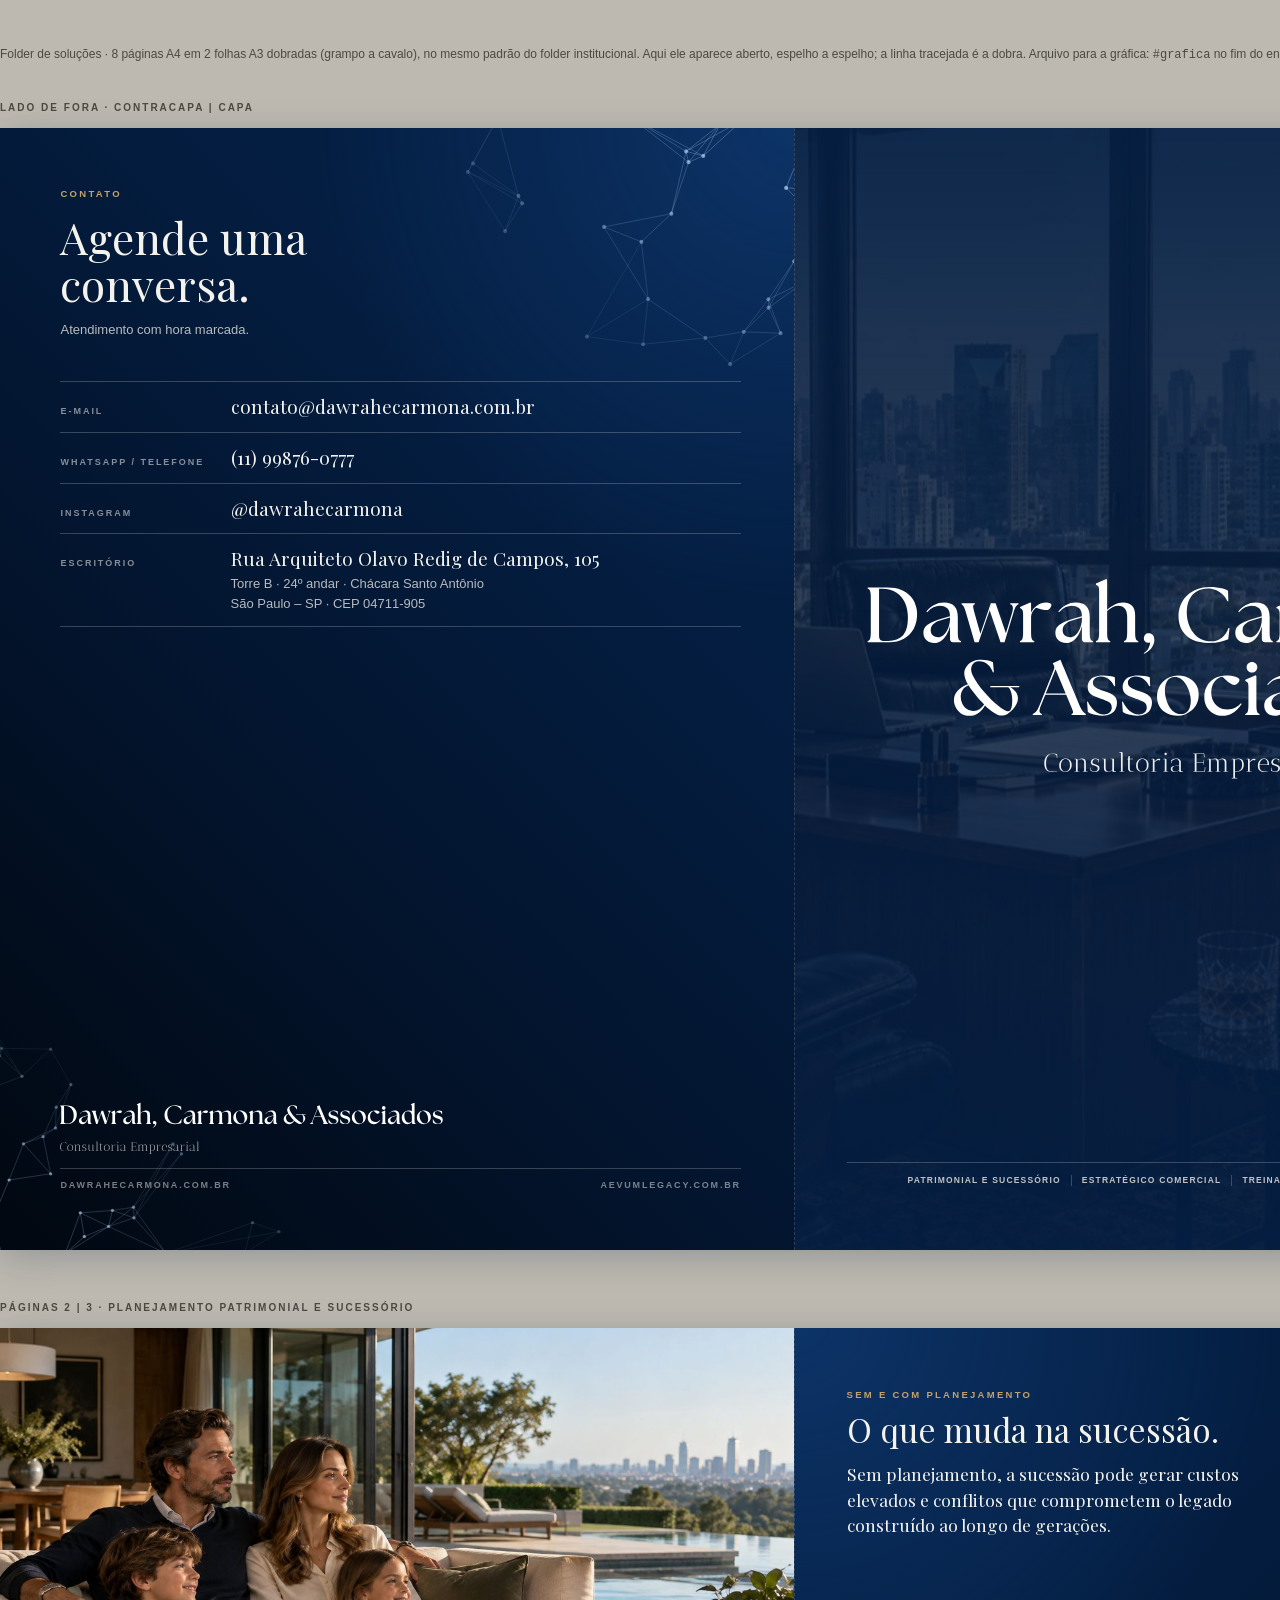
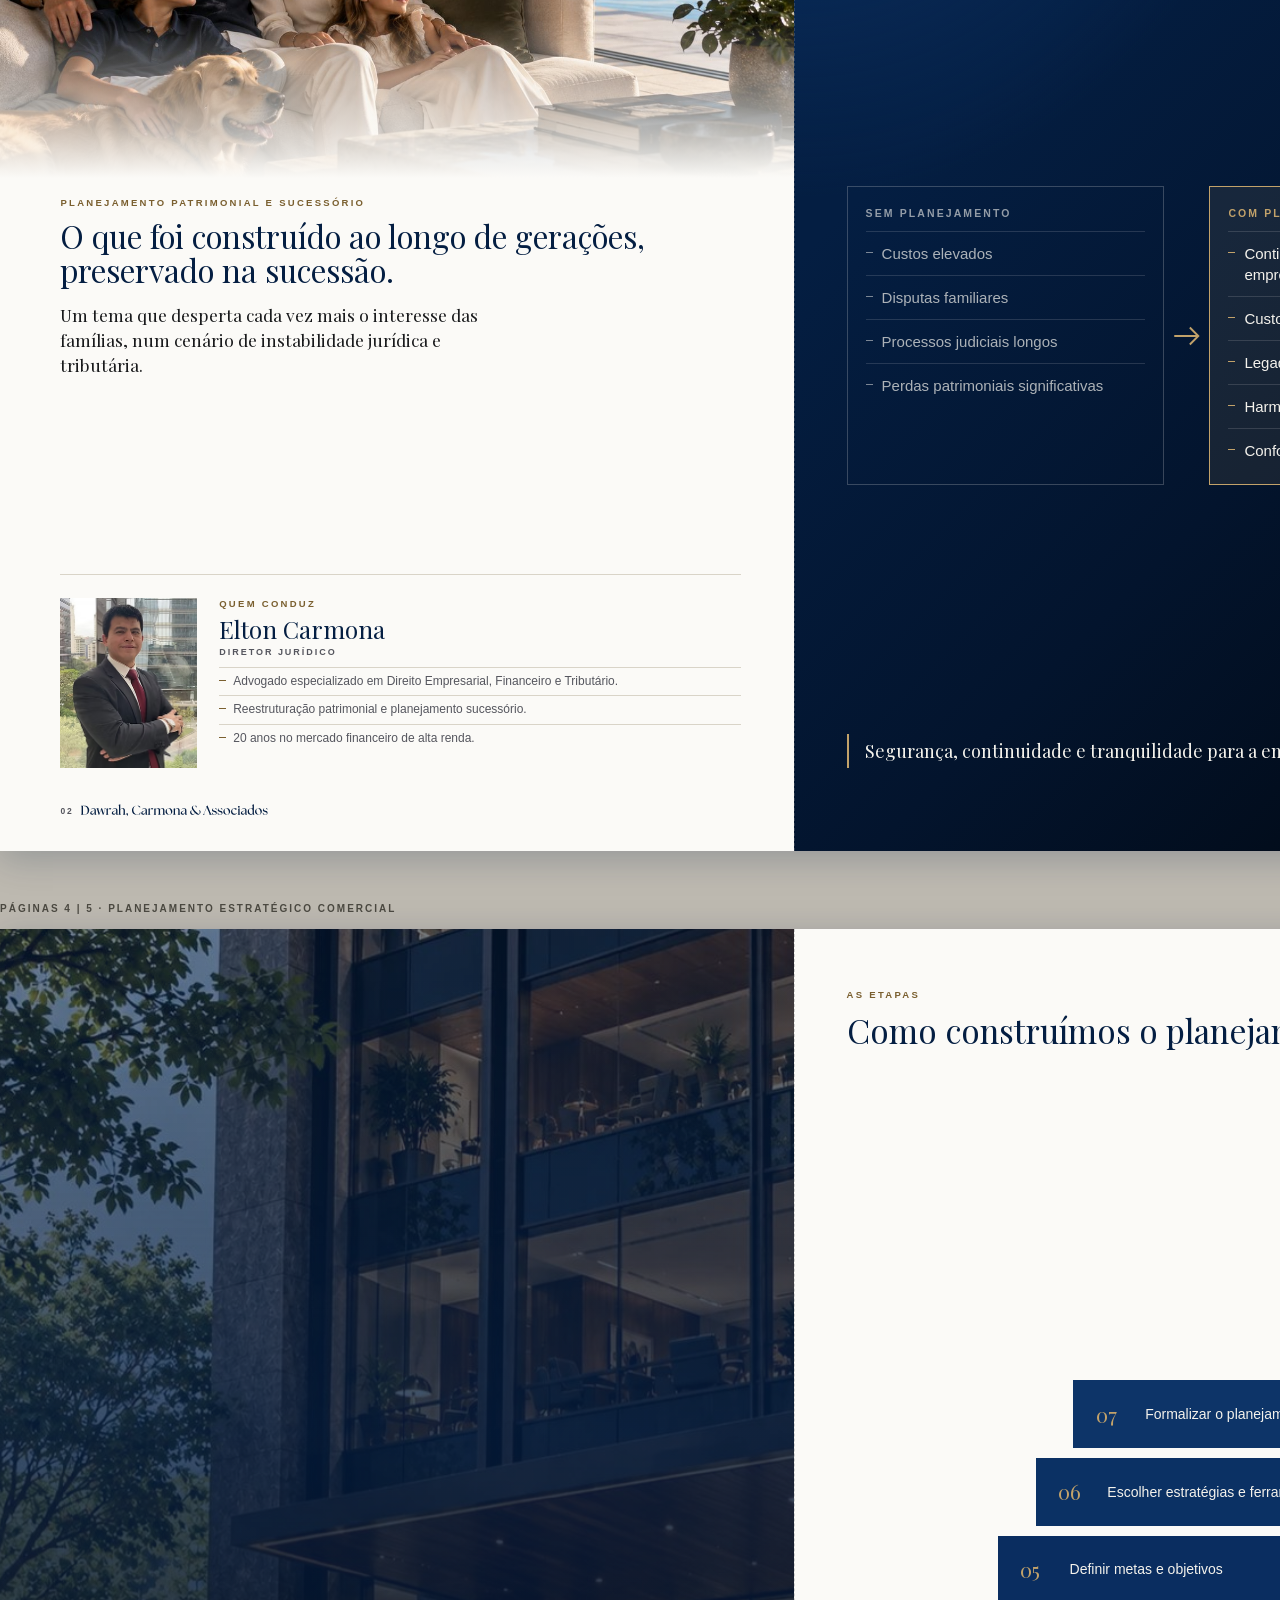
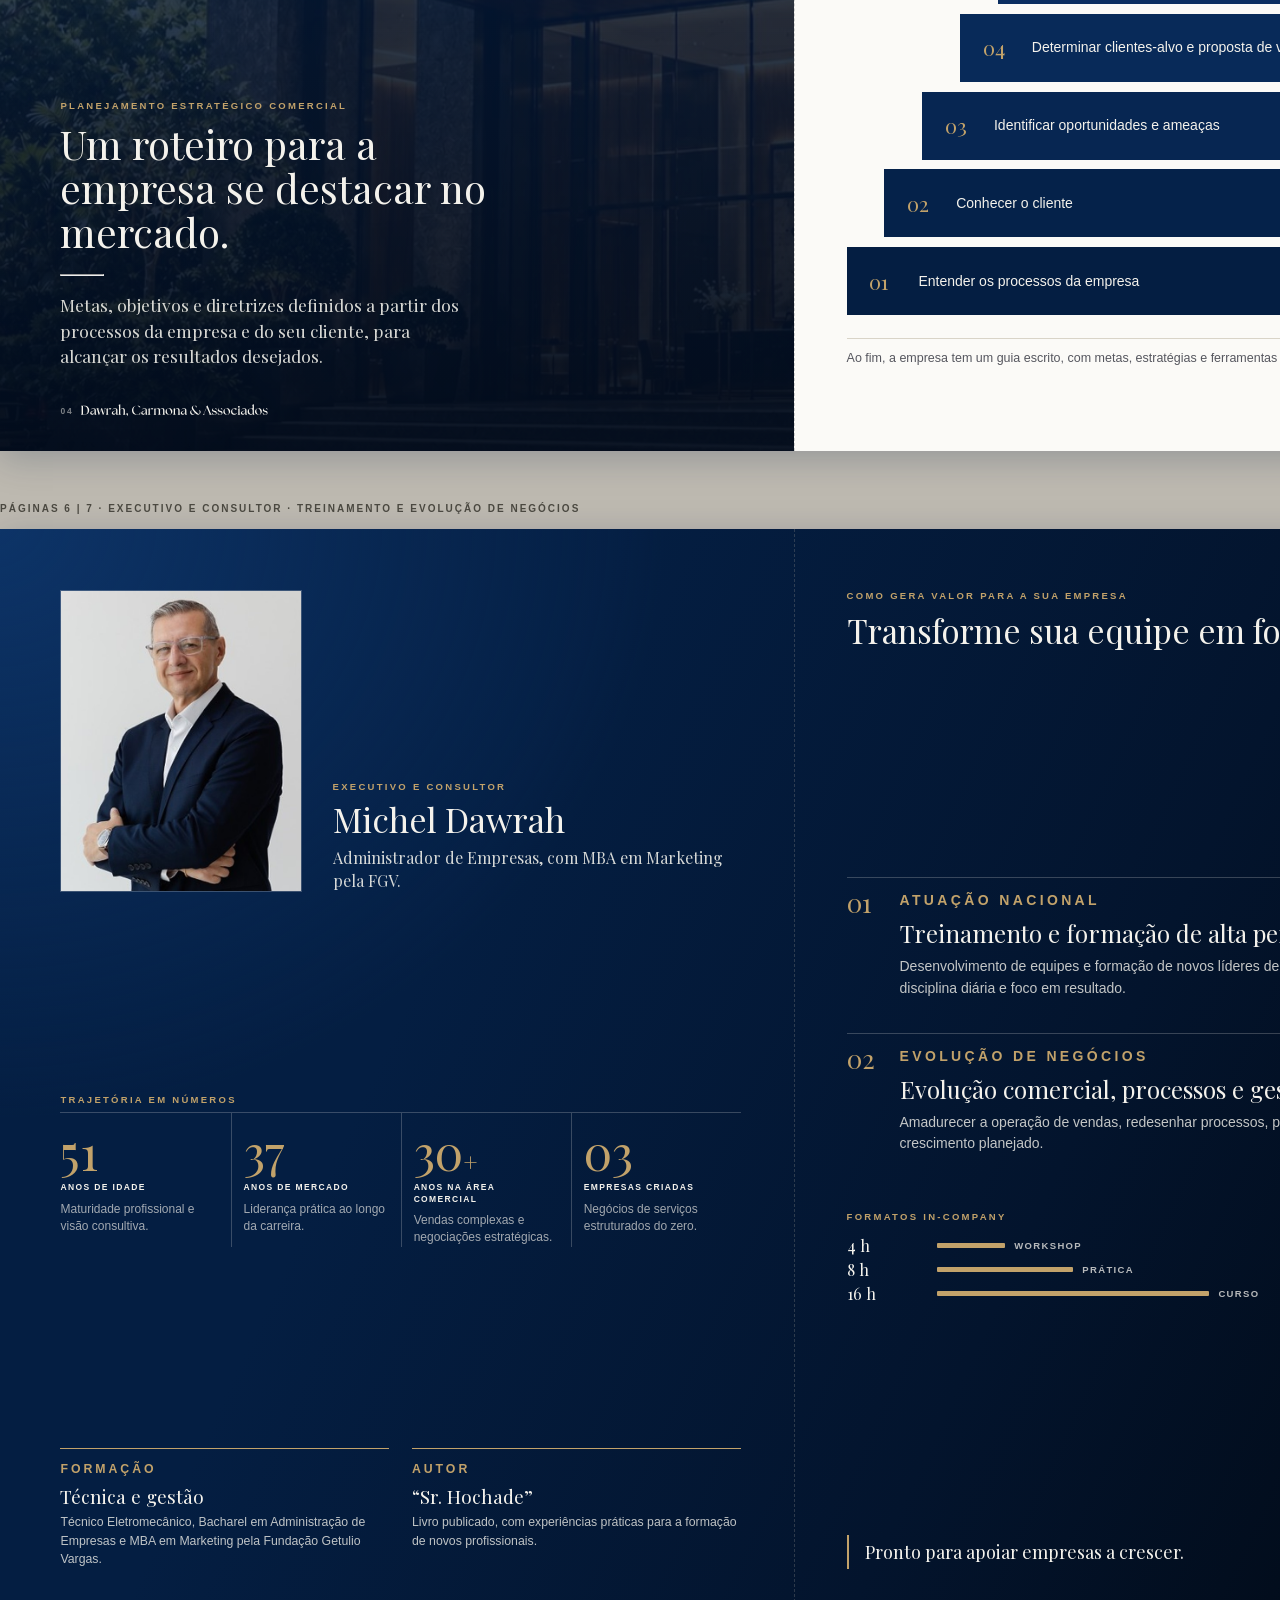
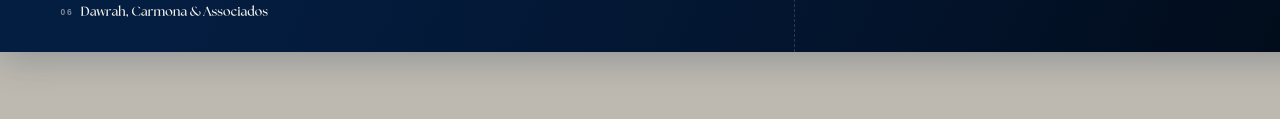
<file: folder-solucoes-a3.html>
<!doctype html>
<html lang="pt-BR"><head><meta charset="utf-8">
<meta name="viewport" content="width=device-width,initial-scale=1">
<title>Dawrah, Carmona &amp; Associados · Folder de soluções A3</title>
<style id="tamanho">@page{size:420mm 297mm;margin:0}</style>
<link rel="stylesheet" href="folder-a3-base.css">
<style>
/* Folder de soluções: PPS, PEC e o trabalho do Michel como executivo e consultor.
   Conteúdo atualizado pelos anexos de 31/10 (fontes/2026-10-31-*.pdf). */

/* 1 · capa: as três soluções no pé */
.ofertas{position:absolute;left:14mm;right:16mm;bottom:17mm;display:flex;justify-content:center;flex-wrap:wrap;gap:6px 0;
  border-top:1px solid var(--line);padding-top:12px}
.ofertas span{font:600 8.5px/1.3 var(--sans);letter-spacing:.14em;text-transform:uppercase;color:rgba(244,242,236,.78);
  padding:0 10px;border-right:1px solid var(--line)}
.ofertas span:last-child{border-right:0}

/* 2|3 · PPS */
.topo-foto{position:absolute;left:-3mm;right:0;top:-3mm;height:122mm;background-size:cover;background-position:center 30%}
.topo-foto::after{content:"";position:absolute;left:0;right:0;bottom:0;height:42mm;background:linear-gradient(180deg,rgba(251,250,247,0),var(--paper))}
.pps-txt{top:124mm}
.pps-txt h2.sec{font-size:31px}
.pps-txt .lede{margin-top:14px;max-width:26em}
.quem{margin-top:auto;margin-bottom:6mm;display:grid;grid-template-columns:36mm 1fr;gap:6mm;border-top:1px solid var(--edge);padding-top:6mm;align-items:start}
.quem img{width:36mm;height:45mm;object-fit:cover;object-position:center 20%}
.quem .q-nome{font:400 24px/1.1 var(--serif);color:var(--navy);margin-top:6px}
.quem .q-cargo{font:600 9px/1.3 var(--sans);letter-spacing:.22em;text-transform:uppercase;color:var(--ink-2);margin-top:5px}
.quem ul{margin-top:8px}
.quem li{position:relative;padding:5px 0 5px 14px;border-top:1px solid var(--edge);font-size:12px;line-height:1.45;color:var(--ink-2)}
.quem li::before{content:"";position:absolute;left:0;top:12px;width:7px;height:1px;background:var(--brass-ink)}
.vs2{display:grid;grid-template-columns:1fr 12mm 1fr;align-items:stretch;margin:auto 0}
.vs2 .col{padding:20px 18px 12px;border:1px solid var(--line)}
.vs2 .col.com{border-color:var(--brass);background:rgba(194,162,106,.1)}
.vs2 b{display:block;font:600 10.5px/1.3 var(--sans);letter-spacing:.2em;text-transform:uppercase;color:rgba(244,242,236,.6);margin-bottom:10px}
.vs2 .com b{color:var(--brass)}
.vs2 li{position:relative;padding:11px 0 11px 16px;border-top:1px solid var(--line-2);font-size:15px;line-height:1.4;color:rgba(244,242,236,.7)}
.vs2 .com li{color:var(--bone)}
.vs2 li::before{content:"";position:absolute;left:0;top:20px;width:7px;height:1px;background:rgba(244,242,236,.5)}
.vs2 .com li::before{background:var(--brass)}
.vs2 .seta{display:flex;align-items:center;justify-content:center;color:var(--brass)}
.vs2 .seta svg{width:9mm;height:9mm}
.fecho{border-left:2px solid var(--brass);padding:4px 0 4px 16px;font:400 18px/1.45 var(--serif);color:var(--bone);margin-bottom:6mm}

/* 4|5 · PEC */
.bg.predio{background:linear-gradient(180deg,rgba(4,30,66,.55) 0%,rgba(4,30,66,.78) 45%,rgba(2,12,28,.96) 100%),url(img/predio.jpg) center 40%/cover no-repeat var(--navy)}
.pec-capa{justify-content:flex-end}
.pec-capa h2.sec{font-size:40px;max-width:11em}
.pec-capa .lede{margin-top:16px;margin-bottom:6mm;max-width:24em;color:rgba(244,242,236,.88)}
.pec-capa .rule{width:44px;height:1px;background:var(--brass);margin:20px 0 0}
.escada{margin:auto 0 6mm;display:flex;flex-direction:column-reverse;gap:2.6mm}
.escada li{margin-left:calc(var(--i) * 10mm);width:116mm;min-height:18mm;display:flex;align-items:center;gap:5mm;padding:0 6mm;background:var(--c);color:var(--bone)}
.escada li b{flex:none;width:8mm;font:400 21px/1 var(--serif);color:var(--brass)}
.escada li span{font-size:14px;line-height:1.35}
.escada-nota{font-size:12.5px;color:var(--ink-2);border-top:1px solid var(--edge);padding-top:10px;margin-bottom:6mm}

/* 6|7 · Michel */
.mh{display:grid;grid-template-columns:64mm 1fr;gap:8mm;align-items:end}
.mh img{width:64mm;height:80mm;object-fit:cover;object-position:center 20%;border:1px solid var(--line)}
.mh .nome-p{font:400 34px/1.05 var(--serif);color:var(--bone);margin-top:8px}
.mh .lead{margin-top:10px;font:400 16px/1.4 var(--serif);color:rgba(244,242,236,.88)}
.numeros{display:grid;grid-template-columns:repeat(4,1fr);border-top:1px solid var(--line);margin-top:6px}
.numeros div{padding:14px 10px 0 0}
.numeros div+div{padding-left:12px;border-left:1px solid var(--line)}
.traj{margin:auto 0}
.numeros b{display:block;font:400 48px/1 var(--serif);color:var(--brass)}
.numeros b small{font-size:24px}
.numeros span{display:block;margin-top:7px;font:600 8.5px/1.35 var(--sans);letter-spacing:.16em;text-transform:uppercase;color:var(--bone)}
.numeros p{margin-top:7px;font-size:12px;line-height:1.45;color:rgba(244,242,236,.66)}
.cred{display:grid;grid-template-columns:1fr 1fr;gap:6mm;margin-bottom:6mm}
.cred div{border-top:1px solid var(--brass);padding-top:11px}
.cred h3{font:400 19px/1.2 var(--serif);color:var(--bone);margin:6px 0 6px}
.cred p{font-size:12.3px;line-height:1.5;color:rgba(244,242,236,.78)}
.meio{margin:auto 0}
.valor{display:flex;flex-direction:column;gap:9mm}
.valor article{display:grid;grid-template-columns:14mm 1fr;border-top:1px solid var(--line);padding-top:12px}
.valor .n{font:400 26px/1 var(--serif);color:var(--brass)}
.valor h3{font:400 24px/1.2 var(--serif);color:var(--bone);margin:7px 0 8px}
.valor p{font-size:14px;line-height:1.55;color:rgba(244,242,236,.8)}
.barras{margin-top:14mm}
.barras .cab{display:flex;justify-content:space-between;align-items:baseline;margin-bottom:8px}
.barras .cab span:last-child{font-size:11.5px;color:rgba(244,242,236,.6)}
.barras li{display:grid;grid-template-columns:20mm 1fr;align-items:center;gap:4mm;padding:4px 0}
.barras li b{font:400 16px/1 var(--serif);color:var(--bone)}
.barras li i{display:flex;align-items:center;gap:9px;font:600 9.5px/1 var(--sans);font-style:normal;letter-spacing:.14em;text-transform:uppercase;color:rgba(244,242,236,.75)}
.barras li i::before{content:"";height:5px;width:var(--w);background:var(--brass);border-radius:1px}
</style></head><body>
<!--assinatura-->
<!-- gerado por dawrahecarmona/logo/assinatura.py — não editar à mão -->
<style>.dc-nome{display:block;aspect-ratio:862.100/60;width:auto;overflow:visible}.dc-2c{display:block;aspect-ratio:489.334/115;width:auto;overflow:visible}.dc-sub{display:block;aspect-ratio:533.135/51;width:auto;overflow:visible}</style>
<svg width="0" height="0" style="position:absolute" aria-hidden="true"><symbol id="dc-nome" viewBox="0 0 862.100 60"><g fill="currentColor"><path transform="translate(-2.281 49.258)" d="M 2.78125 0 L 2.78125 -0.828125 C 3.757812 -1.140625 4.394531 -1.796875 4.6875 -2.796875 C 4.988281 -3.804688 5.140625 -5.375 5.140625 -7.5 L 5.140625 -33.8125 C 5.140625 -35.9375 4.988281 -37.5 4.6875 -38.5 C 4.394531 -39.507812 3.757812 -40.171875 2.78125 -40.484375 L 2.78125 -41.3125 L 17.53125 -41.3125 C 21.78125 -41.3125 25.347656 -40.703125 28.234375 -39.484375 C 31.128906 -38.265625 33.441406 -36.660156 35.171875 -34.671875 C 36.898438 -32.679688 38.15625 -30.523438 38.9375 -28.203125 C 39.726562 -25.890625 40.125 -23.648438 40.125 -21.484375 C 40.164062 -17.234375 39.3125 -13.492188 37.5625 -10.265625 C 35.8125 -7.035156 33.332031 -4.515625 30.125 -2.703125 C 26.914062 -0.898438 23.148438 0 18.828125 0 Z M 11.390625 -5.25 C 11.390625 -3.875 11.625 -2.8125 12.09375 -2.0625 C 12.570312 -1.3125 13.613281 -0.9375 15.21875 -0.9375 L 18.40625 -0.9375 C 23.164062 -0.9375 26.816406 -2.300781 29.359375 -5.03125 C 31.898438 -7.769531 33.171875 -12.289062 33.171875 -18.59375 C 33.171875 -22.644531 32.460938 -26.3125 31.046875 -29.59375 C 29.628906 -32.882812 27.492188 -35.5 24.640625 -37.4375 C 21.785156 -39.382812 18.15625 -40.359375 13.75 -40.359375 L 11.390625 -40.359375 Z M 11.390625 -5.25"/><path transform="translate(40.848 49.258)" d="M 24.203125 0 C 22.617188 0 21.828125 -0.785156 21.828125 -2.359375 L 21.828125 -12.09375 C 21.285156 -9.8125 20.460938 -7.707031 19.359375 -5.78125 C 18.253906 -3.851562 16.894531 -2.304688 15.28125 -1.140625 C 13.664062 0.0117188 11.835938 0.59375 9.796875 0.59375 C 7.628906 0.59375 5.75 -0.0703125 4.15625 -1.40625 C 2.5625 -2.75 1.765625 -4.660156 1.765625 -7.140625 C 1.765625 -9.179688 2.382812 -10.84375 3.625 -12.125 C 4.863281 -13.40625 6.503906 -14.476562 8.546875 -15.34375 C 10.597656 -16.207031 12.84375 -16.972656 15.28125 -17.640625 L 21.828125 -19.53125 C 21.796875 -22.445312 21.0625 -24.523438 19.625 -25.765625 C 18.1875 -27.003906 16.363281 -27.625 14.15625 -27.625 C 12.507812 -27.625 10.878906 -27.238281 9.265625 -26.46875 C 7.648438 -25.695312 6.097656 -24.410156 4.609375 -22.609375 L 4.015625 -23.140625 C 5.660156 -25.179688 7.601562 -26.820312 9.84375 -28.0625 C 12.09375 -29.300781 14.554688 -29.921875 17.234375 -29.921875 C 20.816406 -29.921875 23.460938 -28.984375 25.171875 -27.109375 C 26.878906 -25.242188 27.734375 -22.503906 27.734375 -18.890625 L 27.734375 -7.5 C 27.734375 -5.375 27.878906 -3.804688 28.171875 -2.796875 C 28.472656 -1.796875 29.113281 -1.140625 30.09375 -0.828125 L 30.09375 0 Z M 7.265625 -9.203125 C 7.265625 -7.273438 7.84375 -5.878906 9 -5.015625 C 10.15625 -4.148438 11.40625 -3.71875 12.75 -3.71875 C 14.207031 -3.71875 15.492188 -4.160156 16.609375 -5.046875 C 17.734375 -5.929688 18.675781 -7.070312 19.4375 -8.46875 C 20.207031 -9.863281 20.796875 -11.328125 21.203125 -12.859375 C 21.617188 -14.398438 21.828125 -15.835938 21.828125 -17.171875 L 21.828125 -18.703125 L 15.515625 -16.875 C 14.804688 -16.675781 13.988281 -16.390625 13.0625 -16.015625 C 12.144531 -15.648438 11.242188 -15.171875 10.359375 -14.578125 C 9.472656 -13.984375 8.734375 -13.242188 8.140625 -12.359375 C 7.554688 -11.472656 7.265625 -10.421875 7.265625 -9.203125 Z M 7.265625 -9.203125"/><path transform="translate(72.118 49.258)" d="M 2.65625 -22.3125 C 2.0625 -24.351562 1.519531 -25.851562 1.03125 -26.8125 C 0.539062 -27.78125 -0.0351562 -28.40625 -0.703125 -28.6875 L -0.703125 -29.5 L 9.390625 -29.5 L 9.390625 -28.6875 C 8.398438 -28.363281 7.953125 -27.726562 8.046875 -26.78125 C 8.148438 -25.84375 8.476562 -24.351562 9.03125 -22.3125 L 13.515625 -6.484375 L 21.421875 -29.5 L 25.015625 -29.5 L 32.8125 -6.734375 L 37.46875 -22.3125 C 38.0625 -24.351562 38.21875 -25.863281 37.9375 -26.84375 C 37.664062 -27.832031 37.019531 -28.445312 36 -28.6875 L 36 -29.5 L 42.3125 -29.5 L 42.3125 -28.6875 C 41.445312 -28.40625 40.738281 -27.78125 40.1875 -26.8125 C 39.632812 -25.851562 39.066406 -24.351562 38.484375 -22.3125 L 31.75 0 L 28.734375 0 L 20.53125 -24.140625 L 12.15625 0 L 9.140625 0 Z M 2.65625 -22.3125"/><path transform="translate(113.889 49.258)" d="M 1.65625 0 L 1.65625 -0.828125 C 2.632812 -1.140625 3.269531 -1.796875 3.5625 -2.796875 C 3.863281 -3.804688 4.015625 -5.375 4.015625 -7.5 L 4.015625 -21.0625 C 4.015625 -22.800781 3.804688 -23.941406 3.390625 -24.484375 C 2.984375 -25.035156 2.40625 -25.472656 1.65625 -25.796875 L 1.65625 -26.609375 L 9.4375 -30.03125 L 10.03125 -29.5625 L 10.03125 -22.421875 C 10.9375 -24.546875 12.375 -26.28125 14.34375 -27.625 C 15.445312 -28.40625 16.578125 -28.984375 17.734375 -29.359375 C 18.890625 -29.734375 20.175781 -29.921875 21.59375 -29.921875 C 22.625 -29.921875 23.507812 -29.78125 24.25 -29.5 C 25 -29.226562 25.375 -28.78125 25.375 -28.15625 C 25.375 -27.71875 25.222656 -27.191406 24.921875 -26.578125 C 24.628906 -25.972656 24.1875 -25.441406 23.59375 -24.984375 C 23.007812 -24.535156 22.265625 -24.3125 21.359375 -24.3125 C 20.535156 -24.3125 19.523438 -24.457031 18.328125 -24.75 C 17.128906 -25.050781 15.582031 -25.492188 13.6875 -26.078125 C 12.9375 -25.453125 12.160156 -24.53125 11.359375 -23.3125 C 10.554688 -22.09375 10.113281 -20.734375 10.03125 -19.234375 L 10.03125 -7.5 C 10.03125 -5.375 10.175781 -3.804688 10.46875 -2.796875 C 10.769531 -1.796875 11.410156 -1.140625 12.390625 -0.828125 L 12.390625 0 Z M 1.65625 0"/><path transform="translate(140.498 49.258)" d="M 24.203125 0 C 22.617188 0 21.828125 -0.785156 21.828125 -2.359375 L 21.828125 -12.09375 C 21.285156 -9.8125 20.460938 -7.707031 19.359375 -5.78125 C 18.253906 -3.851562 16.894531 -2.304688 15.28125 -1.140625 C 13.664062 0.0117188 11.835938 0.59375 9.796875 0.59375 C 7.628906 0.59375 5.75 -0.0703125 4.15625 -1.40625 C 2.5625 -2.75 1.765625 -4.660156 1.765625 -7.140625 C 1.765625 -9.179688 2.382812 -10.84375 3.625 -12.125 C 4.863281 -13.40625 6.503906 -14.476562 8.546875 -15.34375 C 10.597656 -16.207031 12.84375 -16.972656 15.28125 -17.640625 L 21.828125 -19.53125 C 21.796875 -22.445312 21.0625 -24.523438 19.625 -25.765625 C 18.1875 -27.003906 16.363281 -27.625 14.15625 -27.625 C 12.507812 -27.625 10.878906 -27.238281 9.265625 -26.46875 C 7.648438 -25.695312 6.097656 -24.410156 4.609375 -22.609375 L 4.015625 -23.140625 C 5.660156 -25.179688 7.601562 -26.820312 9.84375 -28.0625 C 12.09375 -29.300781 14.554688 -29.921875 17.234375 -29.921875 C 20.816406 -29.921875 23.460938 -28.984375 25.171875 -27.109375 C 26.878906 -25.242188 27.734375 -22.503906 27.734375 -18.890625 L 27.734375 -7.5 C 27.734375 -5.375 27.878906 -3.804688 28.171875 -2.796875 C 28.472656 -1.796875 29.113281 -1.140625 30.09375 -0.828125 L 30.09375 0 Z M 7.265625 -9.203125 C 7.265625 -7.273438 7.84375 -5.878906 9 -5.015625 C 10.15625 -4.148438 11.40625 -3.71875 12.75 -3.71875 C 14.207031 -3.71875 15.492188 -4.160156 16.609375 -5.046875 C 17.734375 -5.929688 18.675781 -7.070312 19.4375 -8.46875 C 20.207031 -9.863281 20.796875 -11.328125 21.203125 -12.859375 C 21.617188 -14.398438 21.828125 -15.835938 21.828125 -17.171875 L 21.828125 -18.703125 L 15.515625 -16.875 C 14.804688 -16.675781 13.988281 -16.390625 13.0625 -16.015625 C 12.144531 -15.648438 11.242188 -15.171875 10.359375 -14.578125 C 9.472656 -13.984375 8.734375 -13.242188 8.140625 -12.359375 C 7.554688 -11.472656 7.265625 -10.421875 7.265625 -9.203125 Z M 7.265625 -9.203125"/><path transform="translate(171.768 49.258)" d="M 1.1875 0 L 1.1875 -0.828125 C 2.164062 -1.140625 2.800781 -1.796875 3.09375 -2.796875 C 3.394531 -3.804688 3.546875 -5.375 3.546875 -7.5 L 3.546875 -38.765625 C 3.546875 -40.503906 3.335938 -41.644531 2.921875 -42.1875 C 2.503906 -42.738281 1.925781 -43.175781 1.1875 -43.5 L 1.1875 -44.328125 L 8.96875 -47.75 L 9.5625 -47.265625 L 9.5625 -24.609375 C 11.175781 -25.941406 13.023438 -27.160156 15.109375 -28.265625 C 17.191406 -29.367188 19.375 -29.921875 21.65625 -29.921875 C 24.375 -29.921875 26.566406 -29.160156 28.234375 -27.640625 C 29.910156 -26.128906 30.75 -23.644531 30.75 -20.1875 L 30.75 -7.5 C 30.75 -5.375 30.894531 -3.804688 31.1875 -2.796875 C 31.476562 -1.796875 32.117188 -1.140625 33.109375 -0.828125 L 33.109375 0 L 22.359375 0 L 22.359375 -0.828125 C 23.347656 -1.140625 23.988281 -1.796875 24.28125 -2.796875 C 24.582031 -3.804688 24.734375 -5.375 24.734375 -7.5 L 24.734375 -19.125 C 24.734375 -21.800781 24.171875 -23.875 23.046875 -25.34375 C 21.921875 -26.820312 20.257812 -27.5625 18.0625 -27.5625 C 16.6875 -27.5625 15.328125 -27.222656 13.984375 -26.546875 C 12.648438 -25.878906 11.175781 -24.898438 9.5625 -23.609375 L 9.5625 -7.5 C 9.5625 -5.375 9.707031 -3.804688 10 -2.796875 C 10.300781 -1.796875 10.941406 -1.140625 11.921875 -0.828125 L 11.921875 0 Z M 1.1875 0"/><path transform="translate(206.046 49.258)" d="M 2.953125 8.140625 C 4.484375 7.390625 5.648438 6.265625 6.453125 4.765625 C 7.265625 3.273438 7.726562 1.765625 7.84375 0.234375 C 7.613281 0.273438 7.378906 0.320312 7.140625 0.375 C 6.898438 0.4375 6.644531 0.46875 6.375 0.46875 C 5.425781 0.46875 4.632812 0.152344 4 -0.46875 C 3.375 -1.101562 3.0625 -1.890625 3.0625 -2.828125 C 3.0625 -3.972656 3.394531 -4.910156 4.0625 -5.640625 C 4.738281 -6.367188 5.628906 -6.734375 6.734375 -6.734375 C 7.984375 -6.734375 9.003906 -6.335938 9.796875 -5.546875 C 10.585938 -4.753906 10.984375 -3.492188 10.984375 -1.765625 C 10.984375 -0.191406 10.578125 1.316406 9.765625 2.765625 C 8.960938 4.222656 7.96875 5.472656 6.78125 6.515625 C 5.601562 7.554688 4.425781 8.296875 3.25 8.734375 Z M 2.953125 8.140625"/><path transform="translate(232.065 49.258)" d="M 25.96875 0.59375 C 21.28125 0.59375 17.222656 -0.203125 13.796875 -1.796875 C 10.378906 -3.390625 7.753906 -5.710938 5.921875 -8.765625 C 4.097656 -11.816406 3.1875 -15.546875 3.1875 -19.953125 C 3.1875 -22.941406 3.742188 -25.742188 4.859375 -28.359375 C 5.984375 -30.972656 7.597656 -33.28125 9.703125 -35.28125 C 11.804688 -37.289062 14.320312 -38.863281 17.25 -40 C 20.1875 -41.144531 23.46875 -41.71875 27.09375 -41.71875 C 28.539062 -41.71875 30.117188 -41.617188 31.828125 -41.421875 C 33.546875 -41.234375 35.179688 -40.929688 36.734375 -40.515625 C 38.285156 -40.097656 39.578125 -39.535156 40.609375 -38.828125 L 40.84375 -31.046875 L 40.125 -30.859375 C 39.34375 -32.910156 38.179688 -34.648438 36.640625 -36.078125 C 35.109375 -37.515625 33.390625 -38.628906 31.484375 -39.421875 C 29.578125 -40.210938 27.597656 -40.609375 25.546875 -40.609375 C 22.398438 -40.609375 19.617188 -39.914062 17.203125 -38.53125 C 14.785156 -37.15625 12.882812 -35.140625 11.5 -32.484375 C 10.125 -29.828125 9.4375 -26.535156 9.4375 -22.609375 C 9.4375 -19.773438 9.847656 -17.039062 10.671875 -14.40625 C 11.503906 -11.769531 12.695312 -9.414062 14.25 -7.34375 C 15.800781 -5.28125 17.707031 -3.648438 19.96875 -2.453125 C 22.238281 -1.253906 24.804688 -0.65625 27.671875 -0.65625 C 30.984375 -0.65625 33.757812 -1.578125 36 -3.421875 C 38.238281 -5.273438 39.890625 -7.734375 40.953125 -10.796875 L 41.71875 -10.6875 L 40.78125 -2.25 C 39.207031 -1.539062 37.25 -0.890625 34.90625 -0.296875 C 32.5625 0.292969 29.582031 0.59375 25.96875 0.59375 Z M 25.96875 0.59375"/><path transform="translate(276.374 49.258)" d="M 24.203125 0 C 22.617188 0 21.828125 -0.785156 21.828125 -2.359375 L 21.828125 -12.09375 C 21.285156 -9.8125 20.460938 -7.707031 19.359375 -5.78125 C 18.253906 -3.851562 16.894531 -2.304688 15.28125 -1.140625 C 13.664062 0.0117188 11.835938 0.59375 9.796875 0.59375 C 7.628906 0.59375 5.75 -0.0703125 4.15625 -1.40625 C 2.5625 -2.75 1.765625 -4.660156 1.765625 -7.140625 C 1.765625 -9.179688 2.382812 -10.84375 3.625 -12.125 C 4.863281 -13.40625 6.503906 -14.476562 8.546875 -15.34375 C 10.597656 -16.207031 12.84375 -16.972656 15.28125 -17.640625 L 21.828125 -19.53125 C 21.796875 -22.445312 21.0625 -24.523438 19.625 -25.765625 C 18.1875 -27.003906 16.363281 -27.625 14.15625 -27.625 C 12.507812 -27.625 10.878906 -27.238281 9.265625 -26.46875 C 7.648438 -25.695312 6.097656 -24.410156 4.609375 -22.609375 L 4.015625 -23.140625 C 5.660156 -25.179688 7.601562 -26.820312 9.84375 -28.0625 C 12.09375 -29.300781 14.554688 -29.921875 17.234375 -29.921875 C 20.816406 -29.921875 23.460938 -28.984375 25.171875 -27.109375 C 26.878906 -25.242188 27.734375 -22.503906 27.734375 -18.890625 L 27.734375 -7.5 C 27.734375 -5.375 27.878906 -3.804688 28.171875 -2.796875 C 28.472656 -1.796875 29.113281 -1.140625 30.09375 -0.828125 L 30.09375 0 Z M 7.265625 -9.203125 C 7.265625 -7.273438 7.84375 -5.878906 9 -5.015625 C 10.15625 -4.148438 11.40625 -3.71875 12.75 -3.71875 C 14.207031 -3.71875 15.492188 -4.160156 16.609375 -5.046875 C 17.734375 -5.929688 18.675781 -7.070312 19.4375 -8.46875 C 20.207031 -9.863281 20.796875 -11.328125 21.203125 -12.859375 C 21.617188 -14.398438 21.828125 -15.835938 21.828125 -17.171875 L 21.828125 -18.703125 L 15.515625 -16.875 C 14.804688 -16.675781 13.988281 -16.390625 13.0625 -16.015625 C 12.144531 -15.648438 11.242188 -15.171875 10.359375 -14.578125 C 9.472656 -13.984375 8.734375 -13.242188 8.140625 -12.359375 C 7.554688 -11.472656 7.265625 -10.421875 7.265625 -9.203125 Z M 7.265625 -9.203125"/><path transform="translate(307.643 49.258)" d="M 1.65625 0 L 1.65625 -0.828125 C 2.632812 -1.140625 3.269531 -1.796875 3.5625 -2.796875 C 3.863281 -3.804688 4.015625 -5.375 4.015625 -7.5 L 4.015625 -21.0625 C 4.015625 -22.800781 3.804688 -23.941406 3.390625 -24.484375 C 2.984375 -25.035156 2.40625 -25.472656 1.65625 -25.796875 L 1.65625 -26.609375 L 9.4375 -30.03125 L 10.03125 -29.5625 L 10.03125 -22.421875 C 10.9375 -24.546875 12.375 -26.28125 14.34375 -27.625 C 15.445312 -28.40625 16.578125 -28.984375 17.734375 -29.359375 C 18.890625 -29.734375 20.175781 -29.921875 21.59375 -29.921875 C 22.625 -29.921875 23.507812 -29.78125 24.25 -29.5 C 25 -29.226562 25.375 -28.78125 25.375 -28.15625 C 25.375 -27.71875 25.222656 -27.191406 24.921875 -26.578125 C 24.628906 -25.972656 24.1875 -25.441406 23.59375 -24.984375 C 23.007812 -24.535156 22.265625 -24.3125 21.359375 -24.3125 C 20.535156 -24.3125 19.523438 -24.457031 18.328125 -24.75 C 17.128906 -25.050781 15.582031 -25.492188 13.6875 -26.078125 C 12.9375 -25.453125 12.160156 -24.53125 11.359375 -23.3125 C 10.554688 -22.09375 10.113281 -20.734375 10.03125 -19.234375 L 10.03125 -7.5 C 10.03125 -5.375 10.175781 -3.804688 10.46875 -2.796875 C 10.769531 -1.796875 11.410156 -1.140625 12.390625 -0.828125 L 12.390625 0 Z M 1.65625 0"/><path transform="translate(334.252 49.258)" d="M 1.65625 0 L 1.65625 -0.828125 C 2.632812 -1.140625 3.269531 -1.796875 3.5625 -2.796875 C 3.863281 -3.804688 4.015625 -5.375 4.015625 -7.5 L 4.015625 -21.0625 C 4.015625 -22.800781 3.804688 -23.941406 3.390625 -24.484375 C 2.984375 -25.035156 2.40625 -25.472656 1.65625 -25.796875 L 1.65625 -26.609375 L 9.4375 -30.03125 L 10.03125 -29.5625 L 10.03125 -24.609375 C 11.644531 -25.941406 13.492188 -27.160156 15.578125 -28.265625 C 17.660156 -29.367188 19.84375 -29.921875 22.125 -29.921875 C 24.21875 -29.921875 25.929688 -29.5 27.265625 -28.65625 C 28.597656 -27.8125 29.539062 -26.441406 30.09375 -24.546875 C 31.707031 -25.890625 33.566406 -27.117188 35.671875 -28.234375 C 37.773438 -29.359375 39.988281 -29.921875 42.3125 -29.921875 C 45.03125 -29.921875 47.125 -29.160156 48.59375 -27.640625 C 50.070312 -26.128906 50.8125 -23.644531 50.8125 -20.1875 L 50.8125 -7.5 C 50.8125 -5.375 50.957031 -3.804688 51.25 -2.796875 C 51.550781 -1.796875 52.191406 -1.140625 53.171875 -0.828125 L 53.171875 0 L 42.4375 0 L 42.4375 -0.828125 C 43.414062 -1.140625 44.050781 -1.796875 44.34375 -2.796875 C 44.644531 -3.804688 44.796875 -5.375 44.796875 -7.5 L 44.796875 -19.125 C 44.796875 -21.800781 44.332031 -23.875 43.40625 -25.34375 C 42.476562 -26.820312 40.914062 -27.5625 38.71875 -27.5625 C 37.34375 -27.5625 35.984375 -27.234375 34.640625 -26.578125 C 33.304688 -25.929688 31.851562 -24.976562 30.28125 -23.71875 C 30.507812 -22.65625 30.625 -21.476562 30.625 -20.1875 L 30.625 -7.5 C 30.625 -5.375 30.769531 -3.804688 31.0625 -2.796875 C 31.363281 -1.796875 32.003906 -1.140625 32.984375 -0.828125 L 32.984375 0 L 22.25 0 L 22.25 -0.828125 C 23.226562 -1.140625 23.863281 -1.796875 24.15625 -2.796875 C 24.457031 -3.804688 24.609375 -5.375 24.609375 -7.5 L 24.609375 -19.125 C 24.609375 -21.800781 24.144531 -23.875 23.21875 -25.34375 C 22.289062 -26.820312 20.726562 -27.5625 18.53125 -27.5625 C 17.15625 -27.5625 15.796875 -27.222656 14.453125 -26.546875 C 13.117188 -25.878906 11.644531 -24.898438 10.03125 -23.609375 L 10.03125 -7.5 C 10.03125 -5.375 10.175781 -3.804688 10.46875 -2.796875 C 10.769531 -1.796875 11.410156 -1.140625 12.390625 -0.828125 L 12.390625 0 Z M 1.65625 0"/><path transform="translate(388.296 49.258)" d="M 17.59375 0.59375 C 15.65625 0.59375 13.753906 0.304688 11.890625 -0.265625 C 10.023438 -0.835938 8.332031 -1.722656 6.8125 -2.921875 C 5.300781 -4.117188 4.09375 -5.628906 3.1875 -7.453125 C 2.28125 -9.285156 1.828125 -11.460938 1.828125 -13.984375 C 1.828125 -16.390625 2.257812 -18.5625 3.125 -20.5 C 3.988281 -22.445312 5.164062 -24.117188 6.65625 -25.515625 C 8.15625 -26.921875 9.847656 -28.003906 11.734375 -28.765625 C 13.628906 -29.535156 15.582031 -29.921875 17.59375 -29.921875 C 19.4375 -29.921875 21.269531 -29.644531 23.09375 -29.09375 C 24.925781 -28.539062 26.617188 -27.664062 28.171875 -26.46875 C 29.734375 -25.269531 30.972656 -23.742188 31.890625 -21.890625 C 32.816406 -20.046875 33.28125 -17.820312 33.28125 -15.21875 C 33.28125 -12.707031 32.796875 -10.46875 31.828125 -8.5 C 30.867188 -6.53125 29.613281 -4.875 28.0625 -3.53125 C 26.507812 -2.195312 24.804688 -1.175781 22.953125 -0.46875 C 21.109375 0.238281 19.320312 0.59375 17.59375 0.59375 Z M 7.734375 -18.40625 C 7.734375 -16.675781 7.988281 -14.785156 8.5 -12.734375 C 9.007812 -10.691406 9.765625 -8.753906 10.765625 -6.921875 C 11.773438 -5.097656 13.023438 -3.601562 14.515625 -2.4375 C 16.015625 -1.28125 17.726562 -0.703125 19.65625 -0.703125 C 21.582031 -0.703125 23.101562 -1.191406 24.21875 -2.171875 C 25.34375 -3.160156 26.140625 -4.421875 26.609375 -5.953125 C 27.085938 -7.492188 27.328125 -9.085938 27.328125 -10.734375 C 27.328125 -12.628906 27.019531 -14.644531 26.40625 -16.78125 C 25.800781 -18.925781 24.9375 -20.941406 23.8125 -22.828125 C 22.6875 -24.722656 21.335938 -26.226562 19.765625 -27.34375 C 18.191406 -28.46875 16.460938 -28.929688 14.578125 -28.734375 C 12.890625 -28.578125 11.539062 -28 10.53125 -27 C 9.53125 -26 8.8125 -24.738281 8.375 -23.21875 C 7.945312 -21.707031 7.734375 -20.101562 7.734375 -18.40625 Z M 7.734375 -18.40625"/><path transform="translate(423.990 49.258)" d="M 1.65625 0 L 1.65625 -0.828125 C 2.632812 -1.140625 3.269531 -1.796875 3.5625 -2.796875 C 3.863281 -3.804688 4.015625 -5.375 4.015625 -7.5 L 4.015625 -21.0625 C 4.015625 -22.800781 3.804688 -23.941406 3.390625 -24.484375 C 2.984375 -25.035156 2.40625 -25.472656 1.65625 -25.796875 L 1.65625 -26.609375 L 9.4375 -30.03125 L 10.03125 -29.5625 L 10.03125 -24.609375 C 11.644531 -25.941406 13.492188 -27.160156 15.578125 -28.265625 C 17.660156 -29.367188 19.84375 -29.921875 22.125 -29.921875 C 24.84375 -29.921875 27.035156 -29.160156 28.703125 -27.640625 C 30.378906 -26.128906 31.21875 -23.644531 31.21875 -20.1875 L 31.21875 -7.5 C 31.21875 -5.375 31.363281 -3.804688 31.65625 -2.796875 C 31.957031 -1.796875 32.597656 -1.140625 33.578125 -0.828125 L 33.578125 0 L 22.84375 0 L 22.84375 -0.828125 C 23.820312 -1.140625 24.457031 -1.796875 24.75 -2.796875 C 25.050781 -3.804688 25.203125 -5.375 25.203125 -7.5 L 25.203125 -19.125 C 25.203125 -21.800781 24.640625 -23.875 23.515625 -25.34375 C 22.390625 -26.820312 20.726562 -27.5625 18.53125 -27.5625 C 17.15625 -27.5625 15.796875 -27.222656 14.453125 -26.546875 C 13.117188 -25.878906 11.644531 -24.898438 10.03125 -23.609375 L 10.03125 -7.5 C 10.03125 -5.375 10.175781 -3.804688 10.46875 -2.796875 C 10.769531 -1.796875 11.410156 -1.140625 12.390625 -0.828125 L 12.390625 0 Z M 1.65625 0"/><path transform="translate(458.741 49.258)" d="M 24.203125 0 C 22.617188 0 21.828125 -0.785156 21.828125 -2.359375 L 21.828125 -12.09375 C 21.285156 -9.8125 20.460938 -7.707031 19.359375 -5.78125 C 18.253906 -3.851562 16.894531 -2.304688 15.28125 -1.140625 C 13.664062 0.0117188 11.835938 0.59375 9.796875 0.59375 C 7.628906 0.59375 5.75 -0.0703125 4.15625 -1.40625 C 2.5625 -2.75 1.765625 -4.660156 1.765625 -7.140625 C 1.765625 -9.179688 2.382812 -10.84375 3.625 -12.125 C 4.863281 -13.40625 6.503906 -14.476562 8.546875 -15.34375 C 10.597656 -16.207031 12.84375 -16.972656 15.28125 -17.640625 L 21.828125 -19.53125 C 21.796875 -22.445312 21.0625 -24.523438 19.625 -25.765625 C 18.1875 -27.003906 16.363281 -27.625 14.15625 -27.625 C 12.507812 -27.625 10.878906 -27.238281 9.265625 -26.46875 C 7.648438 -25.695312 6.097656 -24.410156 4.609375 -22.609375 L 4.015625 -23.140625 C 5.660156 -25.179688 7.601562 -26.820312 9.84375 -28.0625 C 12.09375 -29.300781 14.554688 -29.921875 17.234375 -29.921875 C 20.816406 -29.921875 23.460938 -28.984375 25.171875 -27.109375 C 26.878906 -25.242188 27.734375 -22.503906 27.734375 -18.890625 L 27.734375 -7.5 C 27.734375 -5.375 27.878906 -3.804688 28.171875 -2.796875 C 28.472656 -1.796875 29.113281 -1.140625 30.09375 -0.828125 L 30.09375 0 Z M 7.265625 -9.203125 C 7.265625 -7.273438 7.84375 -5.878906 9 -5.015625 C 10.15625 -4.148438 11.40625 -3.71875 12.75 -3.71875 C 14.207031 -3.71875 15.492188 -4.160156 16.609375 -5.046875 C 17.734375 -5.929688 18.675781 -7.070312 19.4375 -8.46875 C 20.207031 -9.863281 20.796875 -11.328125 21.203125 -12.859375 C 21.617188 -14.398438 21.828125 -15.835938 21.828125 -17.171875 L 21.828125 -18.703125 L 15.515625 -16.875 C 14.804688 -16.675781 13.988281 -16.390625 13.0625 -16.015625 C 12.144531 -15.648438 11.242188 -15.171875 10.359375 -14.578125 C 9.472656 -13.984375 8.734375 -13.242188 8.140625 -12.359375 C 7.554688 -11.472656 7.265625 -10.421875 7.265625 -9.203125 Z M 7.265625 -9.203125"/><path transform="translate(501.810 49.258)" d="M 37.65625 0.40625 C 36.082031 0.40625 34.191406 -0.304688 31.984375 -1.734375 C 29.785156 -3.171875 27.523438 -5.015625 25.203125 -7.265625 C 23.941406 -4.984375 22.316406 -3.101562 20.328125 -1.625 C 18.335938 -0.144531 16.066406 0.59375 13.515625 0.59375 C 10.953125 0.59375 8.796875 -0.015625 7.046875 -1.234375 C 5.296875 -2.453125 3.976562 -3.976562 3.09375 -5.8125 C 2.207031 -7.644531 1.765625 -9.445312 1.765625 -11.21875 C 1.765625 -13.96875 2.71875 -16.34375 4.625 -18.34375 C 6.539062 -20.351562 9.109375 -21.96875 12.328125 -23.1875 C 11.460938 -24.6875 10.785156 -26.15625 10.296875 -27.59375 C 9.804688 -29.03125 9.5625 -30.414062 9.5625 -31.75 C 9.5625 -32.65625 9.773438 -33.664062 10.203125 -34.78125 C 10.640625 -35.90625 11.347656 -37 12.328125 -38.0625 C 13.316406 -39.125 14.644531 -40 16.3125 -40.6875 C 17.988281 -41.375 20.085938 -41.71875 22.609375 -41.71875 C 23.742188 -41.71875 25.144531 -41.585938 26.8125 -41.328125 C 28.488281 -41.078125 29.976562 -40.578125 31.28125 -39.828125 L 31.921875 -32.34375 L 31.28125 -32.21875 C 30.257812 -34.65625 29.144531 -36.460938 27.9375 -37.640625 C 26.738281 -38.828125 25.554688 -39.617188 24.390625 -40.015625 C 23.234375 -40.410156 22.144531 -40.609375 21.125 -40.609375 C 19.507812 -40.609375 18.226562 -40.269531 17.28125 -39.59375 C 16.34375 -38.925781 15.6875 -38.140625 15.3125 -37.234375 C 14.9375 -36.328125 14.75 -35.519531 14.75 -34.8125 C 14.75 -33.238281 15.203125 -31.5 16.109375 -29.59375 C 17.015625 -27.6875 18.210938 -25.695312 19.703125 -23.625 C 21.203125 -21.5625 22.859375 -19.46875 24.671875 -17.34375 C 26.359375 -15.414062 28.085938 -13.578125 29.859375 -11.828125 C 31.628906 -10.078125 33.347656 -8.523438 35.015625 -7.171875 C 36.691406 -5.816406 38.207031 -4.742188 39.5625 -3.953125 C 40.925781 -3.171875 42.019531 -2.78125 42.84375 -2.78125 C 43.863281 -2.78125 44.609375 -3.535156 45.078125 -5.046875 C 45.554688 -6.554688 45.796875 -8.691406 45.796875 -11.453125 C 45.796875 -12.359375 45.71875 -13.359375 45.5625 -14.453125 C 45.40625 -15.554688 45.164062 -16.609375 44.84375 -17.609375 C 44.53125 -18.617188 44.164062 -19.445312 43.75 -20.09375 C 43.34375 -20.738281 42.882812 -21.0625 42.375 -21.0625 L 29.15625 -21.0625 L 29.390625 -22.015625 L 51.21875 -22.015625 L 50.984375 -21.0625 L 44.140625 -21.0625 C 45.867188 -20.320312 47.296875 -19.160156 48.421875 -17.578125 C 49.546875 -16.003906 50.109375 -14.273438 50.109375 -12.390625 C 50.109375 -11.128906 49.753906 -9.757812 49.046875 -8.28125 C 48.335938 -6.8125 47.390625 -5.414062 46.203125 -4.09375 C 45.023438 -2.78125 43.695312 -1.703125 42.21875 -0.859375 C 40.75 -0.015625 39.226562 0.40625 37.65625 0.40625 Z M 6.90625 -13.6875 C 6.90625 -12.039062 7.273438 -10.398438 8.015625 -8.765625 C 8.765625 -7.128906 9.859375 -5.78125 11.296875 -4.71875 C 12.734375 -3.65625 14.476562 -3.125 16.53125 -3.125 C 18.375 -3.125 19.984375 -3.613281 21.359375 -4.59375 C 22.734375 -5.582031 23.796875 -6.6875 24.546875 -7.90625 C 23.796875 -8.695312 23.035156 -9.503906 22.265625 -10.328125 C 21.503906 -11.148438 20.75 -11.992188 20 -12.859375 C 18.664062 -14.472656 17.367188 -16.085938 16.109375 -17.703125 C 14.847656 -19.316406 13.726562 -20.910156 12.75 -22.484375 C 10.738281 -21.617188 9.257812 -20.4375 8.3125 -18.9375 C 7.375 -17.445312 6.90625 -15.695312 6.90625 -13.6875 Z M 6.90625 -13.6875"/><path transform="translate(564.350 49.258)" d="M -1.234375 0 L -1.234375 -0.828125 C -0.328125 -1.140625 0.523438 -1.75 1.328125 -2.65625 C 2.128906 -3.5625 2.925781 -5 3.71875 -6.96875 L 14.75 -34.34375 C 15.1875 -35.445312 15.148438 -36.507812 14.640625 -37.53125 L 13.875 -39.1875 L 19.65625 -41.78125 L 34.28125 -6.90625 C 35.113281 -4.976562 35.910156 -3.5625 36.671875 -2.65625 C 37.441406 -1.75 38.160156 -1.140625 38.828125 -0.828125 L 38.828125 0 L 28.09375 0 L 28.09375 -0.828125 C 29.070312 -1.140625 29.429688 -1.75 29.171875 -2.65625 C 28.921875 -3.5625 28.382812 -4.976562 27.5625 -6.90625 L 24.015625 -15.40625 L 8.265625 -15.40625 L 4.84375 -6.96875 C 4.050781 -5 3.734375 -3.539062 3.890625 -2.59375 C 4.046875 -1.65625 4.617188 -1.066406 5.609375 -0.828125 L 5.609375 0 Z M 8.609375 -16.34375 L 23.609375 -16.34375 L 16 -34.578125 Z M 8.609375 -16.34375"/><path transform="translate(602.287 49.258)" d="M 13.046875 0.46875 C 10.878906 0.46875 8.847656 0.191406 6.953125 -0.359375 C 5.066406 -0.910156 3.554688 -1.554688 2.421875 -2.296875 L 1.828125 -10.03125 L 2.421875 -10.15625 C 3.679688 -7.320312 5.34375 -5.007812 7.40625 -3.21875 C 9.46875 -1.425781 11.816406 -0.507812 14.453125 -0.46875 C 16.304688 -0.425781 17.773438 -0.925781 18.859375 -1.96875 C 19.941406 -3.019531 20.484375 -4.210938 20.484375 -5.546875 C 20.484375 -7.429688 19.765625 -8.847656 18.328125 -9.796875 C 16.890625 -10.742188 14.890625 -11.609375 12.328125 -12.390625 C 10.285156 -13.023438 8.503906 -13.6875 6.984375 -14.375 C 5.472656 -15.0625 4.3125 -15.945312 3.5 -17.03125 C 2.695312 -18.113281 2.296875 -19.535156 2.296875 -21.296875 C 2.296875 -22.796875 2.695312 -24.203125 3.5 -25.515625 C 4.3125 -26.835938 5.5625 -27.898438 7.25 -28.703125 C 8.945312 -29.515625 11.132812 -29.921875 13.8125 -29.921875 C 15.5 -29.921875 17.164062 -29.78125 18.8125 -29.5 C 20.46875 -29.226562 21.789062 -28.878906 22.78125 -28.453125 L 23.078125 -21.953125 L 22.359375 -21.828125 C 21.378906 -23.921875 20.015625 -25.65625 18.265625 -27.03125 C 16.515625 -28.40625 14.554688 -29.09375 12.390625 -29.09375 C 10.546875 -29.09375 9.0625 -28.660156 7.9375 -27.796875 C 6.8125 -26.929688 6.25 -25.867188 6.25 -24.609375 C 6.25 -22.953125 6.96875 -21.679688 8.40625 -20.796875 C 9.84375 -19.910156 11.878906 -19.019531 14.515625 -18.125 C 16.085938 -17.601562 17.628906 -17.03125 19.140625 -16.40625 C 20.660156 -15.78125 21.921875 -14.90625 22.921875 -13.78125 C 23.929688 -12.65625 24.4375 -11.09375 24.4375 -9.09375 C 24.4375 -7.59375 24.082031 -6.101562 23.375 -4.625 C 22.664062 -3.15625 21.484375 -1.9375 19.828125 -0.96875 C 18.171875 -0.0078125 15.910156 0.46875 13.046875 0.46875 Z M 13.046875 0.46875"/><path transform="translate(628.718 49.258)" d="M 13.046875 0.46875 C 10.878906 0.46875 8.847656 0.191406 6.953125 -0.359375 C 5.066406 -0.910156 3.554688 -1.554688 2.421875 -2.296875 L 1.828125 -10.03125 L 2.421875 -10.15625 C 3.679688 -7.320312 5.34375 -5.007812 7.40625 -3.21875 C 9.46875 -1.425781 11.816406 -0.507812 14.453125 -0.46875 C 16.304688 -0.425781 17.773438 -0.925781 18.859375 -1.96875 C 19.941406 -3.019531 20.484375 -4.210938 20.484375 -5.546875 C 20.484375 -7.429688 19.765625 -8.847656 18.328125 -9.796875 C 16.890625 -10.742188 14.890625 -11.609375 12.328125 -12.390625 C 10.285156 -13.023438 8.503906 -13.6875 6.984375 -14.375 C 5.472656 -15.0625 4.3125 -15.945312 3.5 -17.03125 C 2.695312 -18.113281 2.296875 -19.535156 2.296875 -21.296875 C 2.296875 -22.796875 2.695312 -24.203125 3.5 -25.515625 C 4.3125 -26.835938 5.5625 -27.898438 7.25 -28.703125 C 8.945312 -29.515625 11.132812 -29.921875 13.8125 -29.921875 C 15.5 -29.921875 17.164062 -29.78125 18.8125 -29.5 C 20.46875 -29.226562 21.789062 -28.878906 22.78125 -28.453125 L 23.078125 -21.953125 L 22.359375 -21.828125 C 21.378906 -23.921875 20.015625 -25.65625 18.265625 -27.03125 C 16.515625 -28.40625 14.554688 -29.09375 12.390625 -29.09375 C 10.546875 -29.09375 9.0625 -28.660156 7.9375 -27.796875 C 6.8125 -26.929688 6.25 -25.867188 6.25 -24.609375 C 6.25 -22.953125 6.96875 -21.679688 8.40625 -20.796875 C 9.84375 -19.910156 11.878906 -19.019531 14.515625 -18.125 C 16.085938 -17.601562 17.628906 -17.03125 19.140625 -16.40625 C 20.660156 -15.78125 21.921875 -14.90625 22.921875 -13.78125 C 23.929688 -12.65625 24.4375 -11.09375 24.4375 -9.09375 C 24.4375 -7.59375 24.082031 -6.101562 23.375 -4.625 C 22.664062 -3.15625 21.484375 -1.9375 19.828125 -0.96875 C 18.171875 -0.0078125 15.910156 0.46875 13.046875 0.46875 Z M 13.046875 0.46875"/><path transform="translate(655.150 49.258)" d="M 17.59375 0.59375 C 15.65625 0.59375 13.753906 0.304688 11.890625 -0.265625 C 10.023438 -0.835938 8.332031 -1.722656 6.8125 -2.921875 C 5.300781 -4.117188 4.09375 -5.628906 3.1875 -7.453125 C 2.28125 -9.285156 1.828125 -11.460938 1.828125 -13.984375 C 1.828125 -16.390625 2.257812 -18.5625 3.125 -20.5 C 3.988281 -22.445312 5.164062 -24.117188 6.65625 -25.515625 C 8.15625 -26.921875 9.847656 -28.003906 11.734375 -28.765625 C 13.628906 -29.535156 15.582031 -29.921875 17.59375 -29.921875 C 19.4375 -29.921875 21.269531 -29.644531 23.09375 -29.09375 C 24.925781 -28.539062 26.617188 -27.664062 28.171875 -26.46875 C 29.734375 -25.269531 30.972656 -23.742188 31.890625 -21.890625 C 32.816406 -20.046875 33.28125 -17.820312 33.28125 -15.21875 C 33.28125 -12.707031 32.796875 -10.46875 31.828125 -8.5 C 30.867188 -6.53125 29.613281 -4.875 28.0625 -3.53125 C 26.507812 -2.195312 24.804688 -1.175781 22.953125 -0.46875 C 21.109375 0.238281 19.320312 0.59375 17.59375 0.59375 Z M 7.734375 -18.40625 C 7.734375 -16.675781 7.988281 -14.785156 8.5 -12.734375 C 9.007812 -10.691406 9.765625 -8.753906 10.765625 -6.921875 C 11.773438 -5.097656 13.023438 -3.601562 14.515625 -2.4375 C 16.015625 -1.28125 17.726562 -0.703125 19.65625 -0.703125 C 21.582031 -0.703125 23.101562 -1.191406 24.21875 -2.171875 C 25.34375 -3.160156 26.140625 -4.421875 26.609375 -5.953125 C 27.085938 -7.492188 27.328125 -9.085938 27.328125 -10.734375 C 27.328125 -12.628906 27.019531 -14.644531 26.40625 -16.78125 C 25.800781 -18.925781 24.9375 -20.941406 23.8125 -22.828125 C 22.6875 -24.722656 21.335938 -26.226562 19.765625 -27.34375 C 18.191406 -28.46875 16.460938 -28.929688 14.578125 -28.734375 C 12.890625 -28.578125 11.539062 -28 10.53125 -27 C 9.53125 -26 8.8125 -24.738281 8.375 -23.21875 C 7.945312 -21.707031 7.734375 -20.101562 7.734375 -18.40625 Z M 7.734375 -18.40625"/><path transform="translate(690.845 49.258)" d="M 15.8125 0.59375 C 13.414062 0.59375 11.144531 0.0390625 9 -1.0625 C 6.851562 -2.164062 5.117188 -3.78125 3.796875 -5.90625 C 2.484375 -8.03125 1.828125 -10.601562 1.828125 -13.625 C 1.828125 -16.101562 2.257812 -18.347656 3.125 -20.359375 C 3.988281 -22.367188 5.175781 -24.082031 6.6875 -25.5 C 8.207031 -26.914062 9.921875 -28.003906 11.828125 -28.765625 C 13.734375 -29.535156 15.710938 -29.921875 17.765625 -29.921875 C 20.910156 -29.921875 23.46875 -29.566406 25.4375 -28.859375 C 27.40625 -28.148438 28.390625 -27.382812 28.390625 -26.5625 C 28.390625 -25.96875 28.171875 -25.375 27.734375 -24.78125 C 27.304688 -24.195312 26.785156 -23.707031 26.171875 -23.3125 C 25.566406 -22.914062 24.96875 -22.71875 24.375 -22.71875 C 23.550781 -22.71875 22.4375 -23.207031 21.03125 -24.1875 C 19.632812 -25.175781 17.796875 -26.753906 15.515625 -28.921875 C 13.828125 -28.679688 12.34375 -28 11.0625 -26.875 C 9.78125 -25.757812 8.796875 -24.375 8.109375 -22.71875 C 7.421875 -21.070312 7.078125 -19.300781 7.078125 -17.40625 C 7.078125 -14.851562 7.578125 -12.570312 8.578125 -10.5625 C 9.585938 -8.550781 11.003906 -6.984375 12.828125 -5.859375 C 14.660156 -4.742188 16.816406 -4.1875 19.296875 -4.1875 C 21.503906 -4.1875 23.453125 -4.617188 25.140625 -5.484375 C 26.828125 -6.347656 28.28125 -7.472656 29.5 -8.859375 L 30.03125 -8.265625 C 29.132812 -6.890625 28.015625 -5.519531 26.671875 -4.15625 C 25.335938 -2.800781 23.765625 -1.671875 21.953125 -0.765625 C 20.140625 0.136719 18.09375 0.59375 15.8125 0.59375 Z M 15.8125 0.59375"/><path transform="translate(721.996 49.258)" d="M 1.65625 0 L 1.65625 -0.828125 C 2.632812 -1.140625 3.269531 -1.796875 3.5625 -2.796875 C 3.863281 -3.804688 4.015625 -5.375 4.015625 -7.5 L 4.015625 -21.0625 C 4.015625 -22.800781 3.804688 -23.941406 3.390625 -24.484375 C 2.984375 -25.035156 2.40625 -25.472656 1.65625 -25.796875 L 1.65625 -26.609375 L 9.4375 -30.03125 L 10.03125 -29.5625 L 10.03125 -7.5 C 10.03125 -5.375 10.175781 -3.804688 10.46875 -2.796875 C 10.769531 -1.796875 11.410156 -1.140625 12.390625 -0.828125 L 12.390625 0 Z M 2.65625 -36.0625 C 2.65625 -37.195312 3.046875 -38.15625 3.828125 -38.9375 C 4.617188 -39.726562 5.566406 -40.125 6.671875 -40.125 C 7.847656 -40.125 8.8125 -39.726562 9.5625 -38.9375 C 10.3125 -38.15625 10.6875 -37.195312 10.6875 -36.0625 C 10.6875 -34.957031 10.300781 -34.007812 9.53125 -33.21875 C 8.757812 -32.4375 7.804688 -32.046875 6.671875 -32.046875 C 5.566406 -32.046875 4.617188 -32.4375 3.828125 -33.21875 C 3.046875 -34.007812 2.65625 -34.957031 2.65625 -36.0625 Z M 2.65625 -36.0625"/><path transform="translate(736.156 49.258)" d="M 24.203125 0 C 22.617188 0 21.828125 -0.785156 21.828125 -2.359375 L 21.828125 -12.09375 C 21.285156 -9.8125 20.460938 -7.707031 19.359375 -5.78125 C 18.253906 -3.851562 16.894531 -2.304688 15.28125 -1.140625 C 13.664062 0.0117188 11.835938 0.59375 9.796875 0.59375 C 7.628906 0.59375 5.75 -0.0703125 4.15625 -1.40625 C 2.5625 -2.75 1.765625 -4.660156 1.765625 -7.140625 C 1.765625 -9.179688 2.382812 -10.84375 3.625 -12.125 C 4.863281 -13.40625 6.503906 -14.476562 8.546875 -15.34375 C 10.597656 -16.207031 12.84375 -16.972656 15.28125 -17.640625 L 21.828125 -19.53125 C 21.796875 -22.445312 21.0625 -24.523438 19.625 -25.765625 C 18.1875 -27.003906 16.363281 -27.625 14.15625 -27.625 C 12.507812 -27.625 10.878906 -27.238281 9.265625 -26.46875 C 7.648438 -25.695312 6.097656 -24.410156 4.609375 -22.609375 L 4.015625 -23.140625 C 5.660156 -25.179688 7.601562 -26.820312 9.84375 -28.0625 C 12.09375 -29.300781 14.554688 -29.921875 17.234375 -29.921875 C 20.816406 -29.921875 23.460938 -28.984375 25.171875 -27.109375 C 26.878906 -25.242188 27.734375 -22.503906 27.734375 -18.890625 L 27.734375 -7.5 C 27.734375 -5.375 27.878906 -3.804688 28.171875 -2.796875 C 28.472656 -1.796875 29.113281 -1.140625 30.09375 -0.828125 L 30.09375 0 Z M 7.265625 -9.203125 C 7.265625 -7.273438 7.84375 -5.878906 9 -5.015625 C 10.15625 -4.148438 11.40625 -3.71875 12.75 -3.71875 C 14.207031 -3.71875 15.492188 -4.160156 16.609375 -5.046875 C 17.734375 -5.929688 18.675781 -7.070312 19.4375 -8.46875 C 20.207031 -9.863281 20.796875 -11.328125 21.203125 -12.859375 C 21.617188 -14.398438 21.828125 -15.835938 21.828125 -17.171875 L 21.828125 -18.703125 L 15.515625 -16.875 C 14.804688 -16.675781 13.988281 -16.390625 13.0625 -16.015625 C 12.144531 -15.648438 11.242188 -15.171875 10.359375 -14.578125 C 9.472656 -13.984375 8.734375 -13.242188 8.140625 -12.359375 C 7.554688 -11.472656 7.265625 -10.421875 7.265625 -9.203125 Z M 7.265625 -9.203125"/><path transform="translate(767.426 49.258)" d="M 14.40625 0.703125 C 11.925781 0.671875 9.738281 -0.03125 7.84375 -1.40625 C 5.957031 -2.789062 4.484375 -4.5625 3.421875 -6.71875 C 2.359375 -8.882812 1.828125 -11.1875 1.828125 -13.625 C 1.828125 -16.65625 2.484375 -19.390625 3.796875 -21.828125 C 5.117188 -24.273438 7.007812 -26.222656 9.46875 -27.671875 C 11.925781 -29.128906 14.867188 -29.859375 18.296875 -29.859375 C 19.554688 -29.859375 20.707031 -29.71875 21.75 -29.4375 C 22.789062 -29.164062 23.742188 -28.816406 24.609375 -28.390625 L 24.609375 -38.765625 C 24.609375 -40.503906 24.398438 -41.644531 23.984375 -42.1875 C 23.578125 -42.738281 23 -43.175781 22.25 -43.5 L 22.25 -44.328125 L 30.03125 -47.75 L 30.625 -47.265625 L 30.625 -7.5 C 30.625 -5.375 30.769531 -3.804688 31.0625 -2.796875 C 31.363281 -1.796875 32.003906 -1.140625 32.984375 -0.828125 L 32.984375 0 L 26.96875 0 C 25.394531 0 24.609375 -0.785156 24.609375 -2.359375 L 24.609375 -4.84375 C 23.859375 -3.976562 22.972656 -3.109375 21.953125 -2.234375 C 20.929688 -1.367188 19.789062 -0.648438 18.53125 -0.078125 C 17.269531 0.480469 15.894531 0.742188 14.40625 0.703125 Z M 7.609375 -18.40625 C 7.609375 -16.988281 7.753906 -15.394531 8.046875 -13.625 C 8.347656 -11.863281 8.878906 -10.164062 9.640625 -8.53125 C 10.410156 -6.894531 11.472656 -5.535156 12.828125 -4.453125 C 14.191406 -3.367188 15.9375 -2.828125 18.0625 -2.828125 C 19.351562 -2.828125 20.550781 -3.140625 21.65625 -3.765625 C 22.757812 -4.398438 23.742188 -5.171875 24.609375 -6.078125 L 24.609375 -19.125 C 24.609375 -20.570312 24.210938 -22.023438 23.421875 -23.484375 C 22.640625 -24.941406 21.585938 -26.160156 20.265625 -27.140625 C 18.953125 -28.128906 17.46875 -28.625 15.8125 -28.625 C 13.644531 -28.625 11.972656 -28.09375 10.796875 -27.03125 C 9.617188 -25.96875 8.789062 -24.660156 8.3125 -23.109375 C 7.84375 -21.554688 7.609375 -19.988281 7.609375 -18.40625 Z M 7.609375 -18.40625"/><path transform="translate(801.469 49.258)" d="M 17.59375 0.59375 C 15.65625 0.59375 13.753906 0.304688 11.890625 -0.265625 C 10.023438 -0.835938 8.332031 -1.722656 6.8125 -2.921875 C 5.300781 -4.117188 4.09375 -5.628906 3.1875 -7.453125 C 2.28125 -9.285156 1.828125 -11.460938 1.828125 -13.984375 C 1.828125 -16.390625 2.257812 -18.5625 3.125 -20.5 C 3.988281 -22.445312 5.164062 -24.117188 6.65625 -25.515625 C 8.15625 -26.921875 9.847656 -28.003906 11.734375 -28.765625 C 13.628906 -29.535156 15.582031 -29.921875 17.59375 -29.921875 C 19.4375 -29.921875 21.269531 -29.644531 23.09375 -29.09375 C 24.925781 -28.539062 26.617188 -27.664062 28.171875 -26.46875 C 29.734375 -25.269531 30.972656 -23.742188 31.890625 -21.890625 C 32.816406 -20.046875 33.28125 -17.820312 33.28125 -15.21875 C 33.28125 -12.707031 32.796875 -10.46875 31.828125 -8.5 C 30.867188 -6.53125 29.613281 -4.875 28.0625 -3.53125 C 26.507812 -2.195312 24.804688 -1.175781 22.953125 -0.46875 C 21.109375 0.238281 19.320312 0.59375 17.59375 0.59375 Z M 7.734375 -18.40625 C 7.734375 -16.675781 7.988281 -14.785156 8.5 -12.734375 C 9.007812 -10.691406 9.765625 -8.753906 10.765625 -6.921875 C 11.773438 -5.097656 13.023438 -3.601562 14.515625 -2.4375 C 16.015625 -1.28125 17.726562 -0.703125 19.65625 -0.703125 C 21.582031 -0.703125 23.101562 -1.191406 24.21875 -2.171875 C 25.34375 -3.160156 26.140625 -4.421875 26.609375 -5.953125 C 27.085938 -7.492188 27.328125 -9.085938 27.328125 -10.734375 C 27.328125 -12.628906 27.019531 -14.644531 26.40625 -16.78125 C 25.800781 -18.925781 24.9375 -20.941406 23.8125 -22.828125 C 22.6875 -24.722656 21.335938 -26.226562 19.765625 -27.34375 C 18.191406 -28.46875 16.460938 -28.929688 14.578125 -28.734375 C 12.890625 -28.578125 11.539062 -28 10.53125 -27 C 9.53125 -26 8.8125 -24.738281 8.375 -23.21875 C 7.945312 -21.707031 7.734375 -20.101562 7.734375 -18.40625 Z M 7.734375 -18.40625"/><path transform="translate(837.163 49.258)" d="M 13.046875 0.46875 C 10.878906 0.46875 8.847656 0.191406 6.953125 -0.359375 C 5.066406 -0.910156 3.554688 -1.554688 2.421875 -2.296875 L 1.828125 -10.03125 L 2.421875 -10.15625 C 3.679688 -7.320312 5.34375 -5.007812 7.40625 -3.21875 C 9.46875 -1.425781 11.816406 -0.507812 14.453125 -0.46875 C 16.304688 -0.425781 17.773438 -0.925781 18.859375 -1.96875 C 19.941406 -3.019531 20.484375 -4.210938 20.484375 -5.546875 C 20.484375 -7.429688 19.765625 -8.847656 18.328125 -9.796875 C 16.890625 -10.742188 14.890625 -11.609375 12.328125 -12.390625 C 10.285156 -13.023438 8.503906 -13.6875 6.984375 -14.375 C 5.472656 -15.0625 4.3125 -15.945312 3.5 -17.03125 C 2.695312 -18.113281 2.296875 -19.535156 2.296875 -21.296875 C 2.296875 -22.796875 2.695312 -24.203125 3.5 -25.515625 C 4.3125 -26.835938 5.5625 -27.898438 7.25 -28.703125 C 8.945312 -29.515625 11.132812 -29.921875 13.8125 -29.921875 C 15.5 -29.921875 17.164062 -29.78125 18.8125 -29.5 C 20.46875 -29.226562 21.789062 -28.878906 22.78125 -28.453125 L 23.078125 -21.953125 L 22.359375 -21.828125 C 21.378906 -23.921875 20.015625 -25.65625 18.265625 -27.03125 C 16.515625 -28.40625 14.554688 -29.09375 12.390625 -29.09375 C 10.546875 -29.09375 9.0625 -28.660156 7.9375 -27.796875 C 6.8125 -26.929688 6.25 -25.867188 6.25 -24.609375 C 6.25 -22.953125 6.96875 -21.679688 8.40625 -20.796875 C 9.84375 -19.910156 11.878906 -19.019531 14.515625 -18.125 C 16.085938 -17.601562 17.628906 -17.03125 19.140625 -16.40625 C 20.660156 -15.78125 21.921875 -14.90625 22.921875 -13.78125 C 23.929688 -12.65625 24.4375 -11.09375 24.4375 -9.09375 C 24.4375 -7.59375 24.082031 -6.101562 23.375 -4.625 C 22.664062 -3.15625 21.484375 -1.9375 19.828125 -0.96875 C 18.171875 -0.0078125 15.910156 0.46875 13.046875 0.46875 Z M 13.046875 0.46875"/></g></symbol><symbol id="dc-2c" viewBox="0 0 489.334 115"><g fill="currentColor"><g transform="translate(0.000 0)"><path transform="translate(-2.281 49.258)" d="M 2.78125 0 L 2.78125 -0.828125 C 3.757812 -1.140625 4.394531 -1.796875 4.6875 -2.796875 C 4.988281 -3.804688 5.140625 -5.375 5.140625 -7.5 L 5.140625 -33.8125 C 5.140625 -35.9375 4.988281 -37.5 4.6875 -38.5 C 4.394531 -39.507812 3.757812 -40.171875 2.78125 -40.484375 L 2.78125 -41.3125 L 17.53125 -41.3125 C 21.78125 -41.3125 25.347656 -40.703125 28.234375 -39.484375 C 31.128906 -38.265625 33.441406 -36.660156 35.171875 -34.671875 C 36.898438 -32.679688 38.15625 -30.523438 38.9375 -28.203125 C 39.726562 -25.890625 40.125 -23.648438 40.125 -21.484375 C 40.164062 -17.234375 39.3125 -13.492188 37.5625 -10.265625 C 35.8125 -7.035156 33.332031 -4.515625 30.125 -2.703125 C 26.914062 -0.898438 23.148438 0 18.828125 0 Z M 11.390625 -5.25 C 11.390625 -3.875 11.625 -2.8125 12.09375 -2.0625 C 12.570312 -1.3125 13.613281 -0.9375 15.21875 -0.9375 L 18.40625 -0.9375 C 23.164062 -0.9375 26.816406 -2.300781 29.359375 -5.03125 C 31.898438 -7.769531 33.171875 -12.289062 33.171875 -18.59375 C 33.171875 -22.644531 32.460938 -26.3125 31.046875 -29.59375 C 29.628906 -32.882812 27.492188 -35.5 24.640625 -37.4375 C 21.785156 -39.382812 18.15625 -40.359375 13.75 -40.359375 L 11.390625 -40.359375 Z M 11.390625 -5.25"/><path transform="translate(40.848 49.258)" d="M 24.203125 0 C 22.617188 0 21.828125 -0.785156 21.828125 -2.359375 L 21.828125 -12.09375 C 21.285156 -9.8125 20.460938 -7.707031 19.359375 -5.78125 C 18.253906 -3.851562 16.894531 -2.304688 15.28125 -1.140625 C 13.664062 0.0117188 11.835938 0.59375 9.796875 0.59375 C 7.628906 0.59375 5.75 -0.0703125 4.15625 -1.40625 C 2.5625 -2.75 1.765625 -4.660156 1.765625 -7.140625 C 1.765625 -9.179688 2.382812 -10.84375 3.625 -12.125 C 4.863281 -13.40625 6.503906 -14.476562 8.546875 -15.34375 C 10.597656 -16.207031 12.84375 -16.972656 15.28125 -17.640625 L 21.828125 -19.53125 C 21.796875 -22.445312 21.0625 -24.523438 19.625 -25.765625 C 18.1875 -27.003906 16.363281 -27.625 14.15625 -27.625 C 12.507812 -27.625 10.878906 -27.238281 9.265625 -26.46875 C 7.648438 -25.695312 6.097656 -24.410156 4.609375 -22.609375 L 4.015625 -23.140625 C 5.660156 -25.179688 7.601562 -26.820312 9.84375 -28.0625 C 12.09375 -29.300781 14.554688 -29.921875 17.234375 -29.921875 C 20.816406 -29.921875 23.460938 -28.984375 25.171875 -27.109375 C 26.878906 -25.242188 27.734375 -22.503906 27.734375 -18.890625 L 27.734375 -7.5 C 27.734375 -5.375 27.878906 -3.804688 28.171875 -2.796875 C 28.472656 -1.796875 29.113281 -1.140625 30.09375 -0.828125 L 30.09375 0 Z M 7.265625 -9.203125 C 7.265625 -7.273438 7.84375 -5.878906 9 -5.015625 C 10.15625 -4.148438 11.40625 -3.71875 12.75 -3.71875 C 14.207031 -3.71875 15.492188 -4.160156 16.609375 -5.046875 C 17.734375 -5.929688 18.675781 -7.070312 19.4375 -8.46875 C 20.207031 -9.863281 20.796875 -11.328125 21.203125 -12.859375 C 21.617188 -14.398438 21.828125 -15.835938 21.828125 -17.171875 L 21.828125 -18.703125 L 15.515625 -16.875 C 14.804688 -16.675781 13.988281 -16.390625 13.0625 -16.015625 C 12.144531 -15.648438 11.242188 -15.171875 10.359375 -14.578125 C 9.472656 -13.984375 8.734375 -13.242188 8.140625 -12.359375 C 7.554688 -11.472656 7.265625 -10.421875 7.265625 -9.203125 Z M 7.265625 -9.203125"/><path transform="translate(72.118 49.258)" d="M 2.65625 -22.3125 C 2.0625 -24.351562 1.519531 -25.851562 1.03125 -26.8125 C 0.539062 -27.78125 -0.0351562 -28.40625 -0.703125 -28.6875 L -0.703125 -29.5 L 9.390625 -29.5 L 9.390625 -28.6875 C 8.398438 -28.363281 7.953125 -27.726562 8.046875 -26.78125 C 8.148438 -25.84375 8.476562 -24.351562 9.03125 -22.3125 L 13.515625 -6.484375 L 21.421875 -29.5 L 25.015625 -29.5 L 32.8125 -6.734375 L 37.46875 -22.3125 C 38.0625 -24.351562 38.21875 -25.863281 37.9375 -26.84375 C 37.664062 -27.832031 37.019531 -28.445312 36 -28.6875 L 36 -29.5 L 42.3125 -29.5 L 42.3125 -28.6875 C 41.445312 -28.40625 40.738281 -27.78125 40.1875 -26.8125 C 39.632812 -25.851562 39.066406 -24.351562 38.484375 -22.3125 L 31.75 0 L 28.734375 0 L 20.53125 -24.140625 L 12.15625 0 L 9.140625 0 Z M 2.65625 -22.3125"/><path transform="translate(113.889 49.258)" d="M 1.65625 0 L 1.65625 -0.828125 C 2.632812 -1.140625 3.269531 -1.796875 3.5625 -2.796875 C 3.863281 -3.804688 4.015625 -5.375 4.015625 -7.5 L 4.015625 -21.0625 C 4.015625 -22.800781 3.804688 -23.941406 3.390625 -24.484375 C 2.984375 -25.035156 2.40625 -25.472656 1.65625 -25.796875 L 1.65625 -26.609375 L 9.4375 -30.03125 L 10.03125 -29.5625 L 10.03125 -22.421875 C 10.9375 -24.546875 12.375 -26.28125 14.34375 -27.625 C 15.445312 -28.40625 16.578125 -28.984375 17.734375 -29.359375 C 18.890625 -29.734375 20.175781 -29.921875 21.59375 -29.921875 C 22.625 -29.921875 23.507812 -29.78125 24.25 -29.5 C 25 -29.226562 25.375 -28.78125 25.375 -28.15625 C 25.375 -27.71875 25.222656 -27.191406 24.921875 -26.578125 C 24.628906 -25.972656 24.1875 -25.441406 23.59375 -24.984375 C 23.007812 -24.535156 22.265625 -24.3125 21.359375 -24.3125 C 20.535156 -24.3125 19.523438 -24.457031 18.328125 -24.75 C 17.128906 -25.050781 15.582031 -25.492188 13.6875 -26.078125 C 12.9375 -25.453125 12.160156 -24.53125 11.359375 -23.3125 C 10.554688 -22.09375 10.113281 -20.734375 10.03125 -19.234375 L 10.03125 -7.5 C 10.03125 -5.375 10.175781 -3.804688 10.46875 -2.796875 C 10.769531 -1.796875 11.410156 -1.140625 12.390625 -0.828125 L 12.390625 0 Z M 1.65625 0"/><path transform="translate(140.498 49.258)" d="M 24.203125 0 C 22.617188 0 21.828125 -0.785156 21.828125 -2.359375 L 21.828125 -12.09375 C 21.285156 -9.8125 20.460938 -7.707031 19.359375 -5.78125 C 18.253906 -3.851562 16.894531 -2.304688 15.28125 -1.140625 C 13.664062 0.0117188 11.835938 0.59375 9.796875 0.59375 C 7.628906 0.59375 5.75 -0.0703125 4.15625 -1.40625 C 2.5625 -2.75 1.765625 -4.660156 1.765625 -7.140625 C 1.765625 -9.179688 2.382812 -10.84375 3.625 -12.125 C 4.863281 -13.40625 6.503906 -14.476562 8.546875 -15.34375 C 10.597656 -16.207031 12.84375 -16.972656 15.28125 -17.640625 L 21.828125 -19.53125 C 21.796875 -22.445312 21.0625 -24.523438 19.625 -25.765625 C 18.1875 -27.003906 16.363281 -27.625 14.15625 -27.625 C 12.507812 -27.625 10.878906 -27.238281 9.265625 -26.46875 C 7.648438 -25.695312 6.097656 -24.410156 4.609375 -22.609375 L 4.015625 -23.140625 C 5.660156 -25.179688 7.601562 -26.820312 9.84375 -28.0625 C 12.09375 -29.300781 14.554688 -29.921875 17.234375 -29.921875 C 20.816406 -29.921875 23.460938 -28.984375 25.171875 -27.109375 C 26.878906 -25.242188 27.734375 -22.503906 27.734375 -18.890625 L 27.734375 -7.5 C 27.734375 -5.375 27.878906 -3.804688 28.171875 -2.796875 C 28.472656 -1.796875 29.113281 -1.140625 30.09375 -0.828125 L 30.09375 0 Z M 7.265625 -9.203125 C 7.265625 -7.273438 7.84375 -5.878906 9 -5.015625 C 10.15625 -4.148438 11.40625 -3.71875 12.75 -3.71875 C 14.207031 -3.71875 15.492188 -4.160156 16.609375 -5.046875 C 17.734375 -5.929688 18.675781 -7.070312 19.4375 -8.46875 C 20.207031 -9.863281 20.796875 -11.328125 21.203125 -12.859375 C 21.617188 -14.398438 21.828125 -15.835938 21.828125 -17.171875 L 21.828125 -18.703125 L 15.515625 -16.875 C 14.804688 -16.675781 13.988281 -16.390625 13.0625 -16.015625 C 12.144531 -15.648438 11.242188 -15.171875 10.359375 -14.578125 C 9.472656 -13.984375 8.734375 -13.242188 8.140625 -12.359375 C 7.554688 -11.472656 7.265625 -10.421875 7.265625 -9.203125 Z M 7.265625 -9.203125"/><path transform="translate(171.768 49.258)" d="M 1.1875 0 L 1.1875 -0.828125 C 2.164062 -1.140625 2.800781 -1.796875 3.09375 -2.796875 C 3.394531 -3.804688 3.546875 -5.375 3.546875 -7.5 L 3.546875 -38.765625 C 3.546875 -40.503906 3.335938 -41.644531 2.921875 -42.1875 C 2.503906 -42.738281 1.925781 -43.175781 1.1875 -43.5 L 1.1875 -44.328125 L 8.96875 -47.75 L 9.5625 -47.265625 L 9.5625 -24.609375 C 11.175781 -25.941406 13.023438 -27.160156 15.109375 -28.265625 C 17.191406 -29.367188 19.375 -29.921875 21.65625 -29.921875 C 24.375 -29.921875 26.566406 -29.160156 28.234375 -27.640625 C 29.910156 -26.128906 30.75 -23.644531 30.75 -20.1875 L 30.75 -7.5 C 30.75 -5.375 30.894531 -3.804688 31.1875 -2.796875 C 31.476562 -1.796875 32.117188 -1.140625 33.109375 -0.828125 L 33.109375 0 L 22.359375 0 L 22.359375 -0.828125 C 23.347656 -1.140625 23.988281 -1.796875 24.28125 -2.796875 C 24.582031 -3.804688 24.734375 -5.375 24.734375 -7.5 L 24.734375 -19.125 C 24.734375 -21.800781 24.171875 -23.875 23.046875 -25.34375 C 21.921875 -26.820312 20.257812 -27.5625 18.0625 -27.5625 C 16.6875 -27.5625 15.328125 -27.222656 13.984375 -26.546875 C 12.648438 -25.878906 11.175781 -24.898438 9.5625 -23.609375 L 9.5625 -7.5 C 9.5625 -5.375 9.707031 -3.804688 10 -2.796875 C 10.300781 -1.796875 10.941406 -1.140625 11.921875 -0.828125 L 11.921875 0 Z M 1.1875 0"/><path transform="translate(206.046 49.258)" d="M 2.953125 8.140625 C 4.484375 7.390625 5.648438 6.265625 6.453125 4.765625 C 7.265625 3.273438 7.726562 1.765625 7.84375 0.234375 C 7.613281 0.273438 7.378906 0.320312 7.140625 0.375 C 6.898438 0.4375 6.644531 0.46875 6.375 0.46875 C 5.425781 0.46875 4.632812 0.152344 4 -0.46875 C 3.375 -1.101562 3.0625 -1.890625 3.0625 -2.828125 C 3.0625 -3.972656 3.394531 -4.910156 4.0625 -5.640625 C 4.738281 -6.367188 5.628906 -6.734375 6.734375 -6.734375 C 7.984375 -6.734375 9.003906 -6.335938 9.796875 -5.546875 C 10.585938 -4.753906 10.984375 -3.492188 10.984375 -1.765625 C 10.984375 -0.191406 10.578125 1.316406 9.765625 2.765625 C 8.960938 4.222656 7.96875 5.472656 6.78125 6.515625 C 5.601562 7.554688 4.425781 8.296875 3.25 8.734375 Z M 2.953125 8.140625"/><path transform="translate(232.065 49.258)" d="M 25.96875 0.59375 C 21.28125 0.59375 17.222656 -0.203125 13.796875 -1.796875 C 10.378906 -3.390625 7.753906 -5.710938 5.921875 -8.765625 C 4.097656 -11.816406 3.1875 -15.546875 3.1875 -19.953125 C 3.1875 -22.941406 3.742188 -25.742188 4.859375 -28.359375 C 5.984375 -30.972656 7.597656 -33.28125 9.703125 -35.28125 C 11.804688 -37.289062 14.320312 -38.863281 17.25 -40 C 20.1875 -41.144531 23.46875 -41.71875 27.09375 -41.71875 C 28.539062 -41.71875 30.117188 -41.617188 31.828125 -41.421875 C 33.546875 -41.234375 35.179688 -40.929688 36.734375 -40.515625 C 38.285156 -40.097656 39.578125 -39.535156 40.609375 -38.828125 L 40.84375 -31.046875 L 40.125 -30.859375 C 39.34375 -32.910156 38.179688 -34.648438 36.640625 -36.078125 C 35.109375 -37.515625 33.390625 -38.628906 31.484375 -39.421875 C 29.578125 -40.210938 27.597656 -40.609375 25.546875 -40.609375 C 22.398438 -40.609375 19.617188 -39.914062 17.203125 -38.53125 C 14.785156 -37.15625 12.882812 -35.140625 11.5 -32.484375 C 10.125 -29.828125 9.4375 -26.535156 9.4375 -22.609375 C 9.4375 -19.773438 9.847656 -17.039062 10.671875 -14.40625 C 11.503906 -11.769531 12.695312 -9.414062 14.25 -7.34375 C 15.800781 -5.28125 17.707031 -3.648438 19.96875 -2.453125 C 22.238281 -1.253906 24.804688 -0.65625 27.671875 -0.65625 C 30.984375 -0.65625 33.757812 -1.578125 36 -3.421875 C 38.238281 -5.273438 39.890625 -7.734375 40.953125 -10.796875 L 41.71875 -10.6875 L 40.78125 -2.25 C 39.207031 -1.539062 37.25 -0.890625 34.90625 -0.296875 C 32.5625 0.292969 29.582031 0.59375 25.96875 0.59375 Z M 25.96875 0.59375"/><path transform="translate(276.374 49.258)" d="M 24.203125 0 C 22.617188 0 21.828125 -0.785156 21.828125 -2.359375 L 21.828125 -12.09375 C 21.285156 -9.8125 20.460938 -7.707031 19.359375 -5.78125 C 18.253906 -3.851562 16.894531 -2.304688 15.28125 -1.140625 C 13.664062 0.0117188 11.835938 0.59375 9.796875 0.59375 C 7.628906 0.59375 5.75 -0.0703125 4.15625 -1.40625 C 2.5625 -2.75 1.765625 -4.660156 1.765625 -7.140625 C 1.765625 -9.179688 2.382812 -10.84375 3.625 -12.125 C 4.863281 -13.40625 6.503906 -14.476562 8.546875 -15.34375 C 10.597656 -16.207031 12.84375 -16.972656 15.28125 -17.640625 L 21.828125 -19.53125 C 21.796875 -22.445312 21.0625 -24.523438 19.625 -25.765625 C 18.1875 -27.003906 16.363281 -27.625 14.15625 -27.625 C 12.507812 -27.625 10.878906 -27.238281 9.265625 -26.46875 C 7.648438 -25.695312 6.097656 -24.410156 4.609375 -22.609375 L 4.015625 -23.140625 C 5.660156 -25.179688 7.601562 -26.820312 9.84375 -28.0625 C 12.09375 -29.300781 14.554688 -29.921875 17.234375 -29.921875 C 20.816406 -29.921875 23.460938 -28.984375 25.171875 -27.109375 C 26.878906 -25.242188 27.734375 -22.503906 27.734375 -18.890625 L 27.734375 -7.5 C 27.734375 -5.375 27.878906 -3.804688 28.171875 -2.796875 C 28.472656 -1.796875 29.113281 -1.140625 30.09375 -0.828125 L 30.09375 0 Z M 7.265625 -9.203125 C 7.265625 -7.273438 7.84375 -5.878906 9 -5.015625 C 10.15625 -4.148438 11.40625 -3.71875 12.75 -3.71875 C 14.207031 -3.71875 15.492188 -4.160156 16.609375 -5.046875 C 17.734375 -5.929688 18.675781 -7.070312 19.4375 -8.46875 C 20.207031 -9.863281 20.796875 -11.328125 21.203125 -12.859375 C 21.617188 -14.398438 21.828125 -15.835938 21.828125 -17.171875 L 21.828125 -18.703125 L 15.515625 -16.875 C 14.804688 -16.675781 13.988281 -16.390625 13.0625 -16.015625 C 12.144531 -15.648438 11.242188 -15.171875 10.359375 -14.578125 C 9.472656 -13.984375 8.734375 -13.242188 8.140625 -12.359375 C 7.554688 -11.472656 7.265625 -10.421875 7.265625 -9.203125 Z M 7.265625 -9.203125"/><path transform="translate(307.643 49.258)" d="M 1.65625 0 L 1.65625 -0.828125 C 2.632812 -1.140625 3.269531 -1.796875 3.5625 -2.796875 C 3.863281 -3.804688 4.015625 -5.375 4.015625 -7.5 L 4.015625 -21.0625 C 4.015625 -22.800781 3.804688 -23.941406 3.390625 -24.484375 C 2.984375 -25.035156 2.40625 -25.472656 1.65625 -25.796875 L 1.65625 -26.609375 L 9.4375 -30.03125 L 10.03125 -29.5625 L 10.03125 -22.421875 C 10.9375 -24.546875 12.375 -26.28125 14.34375 -27.625 C 15.445312 -28.40625 16.578125 -28.984375 17.734375 -29.359375 C 18.890625 -29.734375 20.175781 -29.921875 21.59375 -29.921875 C 22.625 -29.921875 23.507812 -29.78125 24.25 -29.5 C 25 -29.226562 25.375 -28.78125 25.375 -28.15625 C 25.375 -27.71875 25.222656 -27.191406 24.921875 -26.578125 C 24.628906 -25.972656 24.1875 -25.441406 23.59375 -24.984375 C 23.007812 -24.535156 22.265625 -24.3125 21.359375 -24.3125 C 20.535156 -24.3125 19.523438 -24.457031 18.328125 -24.75 C 17.128906 -25.050781 15.582031 -25.492188 13.6875 -26.078125 C 12.9375 -25.453125 12.160156 -24.53125 11.359375 -23.3125 C 10.554688 -22.09375 10.113281 -20.734375 10.03125 -19.234375 L 10.03125 -7.5 C 10.03125 -5.375 10.175781 -3.804688 10.46875 -2.796875 C 10.769531 -1.796875 11.410156 -1.140625 12.390625 -0.828125 L 12.390625 0 Z M 1.65625 0"/><path transform="translate(334.252 49.258)" d="M 1.65625 0 L 1.65625 -0.828125 C 2.632812 -1.140625 3.269531 -1.796875 3.5625 -2.796875 C 3.863281 -3.804688 4.015625 -5.375 4.015625 -7.5 L 4.015625 -21.0625 C 4.015625 -22.800781 3.804688 -23.941406 3.390625 -24.484375 C 2.984375 -25.035156 2.40625 -25.472656 1.65625 -25.796875 L 1.65625 -26.609375 L 9.4375 -30.03125 L 10.03125 -29.5625 L 10.03125 -24.609375 C 11.644531 -25.941406 13.492188 -27.160156 15.578125 -28.265625 C 17.660156 -29.367188 19.84375 -29.921875 22.125 -29.921875 C 24.21875 -29.921875 25.929688 -29.5 27.265625 -28.65625 C 28.597656 -27.8125 29.539062 -26.441406 30.09375 -24.546875 C 31.707031 -25.890625 33.566406 -27.117188 35.671875 -28.234375 C 37.773438 -29.359375 39.988281 -29.921875 42.3125 -29.921875 C 45.03125 -29.921875 47.125 -29.160156 48.59375 -27.640625 C 50.070312 -26.128906 50.8125 -23.644531 50.8125 -20.1875 L 50.8125 -7.5 C 50.8125 -5.375 50.957031 -3.804688 51.25 -2.796875 C 51.550781 -1.796875 52.191406 -1.140625 53.171875 -0.828125 L 53.171875 0 L 42.4375 0 L 42.4375 -0.828125 C 43.414062 -1.140625 44.050781 -1.796875 44.34375 -2.796875 C 44.644531 -3.804688 44.796875 -5.375 44.796875 -7.5 L 44.796875 -19.125 C 44.796875 -21.800781 44.332031 -23.875 43.40625 -25.34375 C 42.476562 -26.820312 40.914062 -27.5625 38.71875 -27.5625 C 37.34375 -27.5625 35.984375 -27.234375 34.640625 -26.578125 C 33.304688 -25.929688 31.851562 -24.976562 30.28125 -23.71875 C 30.507812 -22.65625 30.625 -21.476562 30.625 -20.1875 L 30.625 -7.5 C 30.625 -5.375 30.769531 -3.804688 31.0625 -2.796875 C 31.363281 -1.796875 32.003906 -1.140625 32.984375 -0.828125 L 32.984375 0 L 22.25 0 L 22.25 -0.828125 C 23.226562 -1.140625 23.863281 -1.796875 24.15625 -2.796875 C 24.457031 -3.804688 24.609375 -5.375 24.609375 -7.5 L 24.609375 -19.125 C 24.609375 -21.800781 24.144531 -23.875 23.21875 -25.34375 C 22.289062 -26.820312 20.726562 -27.5625 18.53125 -27.5625 C 17.15625 -27.5625 15.796875 -27.222656 14.453125 -26.546875 C 13.117188 -25.878906 11.644531 -24.898438 10.03125 -23.609375 L 10.03125 -7.5 C 10.03125 -5.375 10.175781 -3.804688 10.46875 -2.796875 C 10.769531 -1.796875 11.410156 -1.140625 12.390625 -0.828125 L 12.390625 0 Z M 1.65625 0"/><path transform="translate(388.296 49.258)" d="M 17.59375 0.59375 C 15.65625 0.59375 13.753906 0.304688 11.890625 -0.265625 C 10.023438 -0.835938 8.332031 -1.722656 6.8125 -2.921875 C 5.300781 -4.117188 4.09375 -5.628906 3.1875 -7.453125 C 2.28125 -9.285156 1.828125 -11.460938 1.828125 -13.984375 C 1.828125 -16.390625 2.257812 -18.5625 3.125 -20.5 C 3.988281 -22.445312 5.164062 -24.117188 6.65625 -25.515625 C 8.15625 -26.921875 9.847656 -28.003906 11.734375 -28.765625 C 13.628906 -29.535156 15.582031 -29.921875 17.59375 -29.921875 C 19.4375 -29.921875 21.269531 -29.644531 23.09375 -29.09375 C 24.925781 -28.539062 26.617188 -27.664062 28.171875 -26.46875 C 29.734375 -25.269531 30.972656 -23.742188 31.890625 -21.890625 C 32.816406 -20.046875 33.28125 -17.820312 33.28125 -15.21875 C 33.28125 -12.707031 32.796875 -10.46875 31.828125 -8.5 C 30.867188 -6.53125 29.613281 -4.875 28.0625 -3.53125 C 26.507812 -2.195312 24.804688 -1.175781 22.953125 -0.46875 C 21.109375 0.238281 19.320312 0.59375 17.59375 0.59375 Z M 7.734375 -18.40625 C 7.734375 -16.675781 7.988281 -14.785156 8.5 -12.734375 C 9.007812 -10.691406 9.765625 -8.753906 10.765625 -6.921875 C 11.773438 -5.097656 13.023438 -3.601562 14.515625 -2.4375 C 16.015625 -1.28125 17.726562 -0.703125 19.65625 -0.703125 C 21.582031 -0.703125 23.101562 -1.191406 24.21875 -2.171875 C 25.34375 -3.160156 26.140625 -4.421875 26.609375 -5.953125 C 27.085938 -7.492188 27.328125 -9.085938 27.328125 -10.734375 C 27.328125 -12.628906 27.019531 -14.644531 26.40625 -16.78125 C 25.800781 -18.925781 24.9375 -20.941406 23.8125 -22.828125 C 22.6875 -24.722656 21.335938 -26.226562 19.765625 -27.34375 C 18.191406 -28.46875 16.460938 -28.929688 14.578125 -28.734375 C 12.890625 -28.578125 11.539062 -28 10.53125 -27 C 9.53125 -26 8.8125 -24.738281 8.375 -23.21875 C 7.945312 -21.707031 7.734375 -20.101562 7.734375 -18.40625 Z M 7.734375 -18.40625"/><path transform="translate(423.990 49.258)" d="M 1.65625 0 L 1.65625 -0.828125 C 2.632812 -1.140625 3.269531 -1.796875 3.5625 -2.796875 C 3.863281 -3.804688 4.015625 -5.375 4.015625 -7.5 L 4.015625 -21.0625 C 4.015625 -22.800781 3.804688 -23.941406 3.390625 -24.484375 C 2.984375 -25.035156 2.40625 -25.472656 1.65625 -25.796875 L 1.65625 -26.609375 L 9.4375 -30.03125 L 10.03125 -29.5625 L 10.03125 -24.609375 C 11.644531 -25.941406 13.492188 -27.160156 15.578125 -28.265625 C 17.660156 -29.367188 19.84375 -29.921875 22.125 -29.921875 C 24.84375 -29.921875 27.035156 -29.160156 28.703125 -27.640625 C 30.378906 -26.128906 31.21875 -23.644531 31.21875 -20.1875 L 31.21875 -7.5 C 31.21875 -5.375 31.363281 -3.804688 31.65625 -2.796875 C 31.957031 -1.796875 32.597656 -1.140625 33.578125 -0.828125 L 33.578125 0 L 22.84375 0 L 22.84375 -0.828125 C 23.820312 -1.140625 24.457031 -1.796875 24.75 -2.796875 C 25.050781 -3.804688 25.203125 -5.375 25.203125 -7.5 L 25.203125 -19.125 C 25.203125 -21.800781 24.640625 -23.875 23.515625 -25.34375 C 22.390625 -26.820312 20.726562 -27.5625 18.53125 -27.5625 C 17.15625 -27.5625 15.796875 -27.222656 14.453125 -26.546875 C 13.117188 -25.878906 11.644531 -24.898438 10.03125 -23.609375 L 10.03125 -7.5 C 10.03125 -5.375 10.175781 -3.804688 10.46875 -2.796875 C 10.769531 -1.796875 11.410156 -1.140625 12.390625 -0.828125 L 12.390625 0 Z M 1.65625 0"/><path transform="translate(458.741 49.258)" d="M 24.203125 0 C 22.617188 0 21.828125 -0.785156 21.828125 -2.359375 L 21.828125 -12.09375 C 21.285156 -9.8125 20.460938 -7.707031 19.359375 -5.78125 C 18.253906 -3.851562 16.894531 -2.304688 15.28125 -1.140625 C 13.664062 0.0117188 11.835938 0.59375 9.796875 0.59375 C 7.628906 0.59375 5.75 -0.0703125 4.15625 -1.40625 C 2.5625 -2.75 1.765625 -4.660156 1.765625 -7.140625 C 1.765625 -9.179688 2.382812 -10.84375 3.625 -12.125 C 4.863281 -13.40625 6.503906 -14.476562 8.546875 -15.34375 C 10.597656 -16.207031 12.84375 -16.972656 15.28125 -17.640625 L 21.828125 -19.53125 C 21.796875 -22.445312 21.0625 -24.523438 19.625 -25.765625 C 18.1875 -27.003906 16.363281 -27.625 14.15625 -27.625 C 12.507812 -27.625 10.878906 -27.238281 9.265625 -26.46875 C 7.648438 -25.695312 6.097656 -24.410156 4.609375 -22.609375 L 4.015625 -23.140625 C 5.660156 -25.179688 7.601562 -26.820312 9.84375 -28.0625 C 12.09375 -29.300781 14.554688 -29.921875 17.234375 -29.921875 C 20.816406 -29.921875 23.460938 -28.984375 25.171875 -27.109375 C 26.878906 -25.242188 27.734375 -22.503906 27.734375 -18.890625 L 27.734375 -7.5 C 27.734375 -5.375 27.878906 -3.804688 28.171875 -2.796875 C 28.472656 -1.796875 29.113281 -1.140625 30.09375 -0.828125 L 30.09375 0 Z M 7.265625 -9.203125 C 7.265625 -7.273438 7.84375 -5.878906 9 -5.015625 C 10.15625 -4.148438 11.40625 -3.71875 12.75 -3.71875 C 14.207031 -3.71875 15.492188 -4.160156 16.609375 -5.046875 C 17.734375 -5.929688 18.675781 -7.070312 19.4375 -8.46875 C 20.207031 -9.863281 20.796875 -11.328125 21.203125 -12.859375 C 21.617188 -14.398438 21.828125 -15.835938 21.828125 -17.171875 L 21.828125 -18.703125 L 15.515625 -16.875 C 14.804688 -16.675781 13.988281 -16.390625 13.0625 -16.015625 C 12.144531 -15.648438 11.242188 -15.171875 10.359375 -14.578125 C 9.472656 -13.984375 8.734375 -13.242188 8.140625 -12.359375 C 7.554688 -11.472656 7.265625 -10.421875 7.265625 -9.203125 Z M 7.265625 -9.203125"/></g><g transform="translate(65.155 55)"><path transform="translate(-1.266 49.258)" d="M 37.65625 0.40625 C 36.082031 0.40625 34.191406 -0.304688 31.984375 -1.734375 C 29.785156 -3.171875 27.523438 -5.015625 25.203125 -7.265625 C 23.941406 -4.984375 22.316406 -3.101562 20.328125 -1.625 C 18.335938 -0.144531 16.066406 0.59375 13.515625 0.59375 C 10.953125 0.59375 8.796875 -0.015625 7.046875 -1.234375 C 5.296875 -2.453125 3.976562 -3.976562 3.09375 -5.8125 C 2.207031 -7.644531 1.765625 -9.445312 1.765625 -11.21875 C 1.765625 -13.96875 2.71875 -16.34375 4.625 -18.34375 C 6.539062 -20.351562 9.109375 -21.96875 12.328125 -23.1875 C 11.460938 -24.6875 10.785156 -26.15625 10.296875 -27.59375 C 9.804688 -29.03125 9.5625 -30.414062 9.5625 -31.75 C 9.5625 -32.65625 9.773438 -33.664062 10.203125 -34.78125 C 10.640625 -35.90625 11.347656 -37 12.328125 -38.0625 C 13.316406 -39.125 14.644531 -40 16.3125 -40.6875 C 17.988281 -41.375 20.085938 -41.71875 22.609375 -41.71875 C 23.742188 -41.71875 25.144531 -41.585938 26.8125 -41.328125 C 28.488281 -41.078125 29.976562 -40.578125 31.28125 -39.828125 L 31.921875 -32.34375 L 31.28125 -32.21875 C 30.257812 -34.65625 29.144531 -36.460938 27.9375 -37.640625 C 26.738281 -38.828125 25.554688 -39.617188 24.390625 -40.015625 C 23.234375 -40.410156 22.144531 -40.609375 21.125 -40.609375 C 19.507812 -40.609375 18.226562 -40.269531 17.28125 -39.59375 C 16.34375 -38.925781 15.6875 -38.140625 15.3125 -37.234375 C 14.9375 -36.328125 14.75 -35.519531 14.75 -34.8125 C 14.75 -33.238281 15.203125 -31.5 16.109375 -29.59375 C 17.015625 -27.6875 18.210938 -25.695312 19.703125 -23.625 C 21.203125 -21.5625 22.859375 -19.46875 24.671875 -17.34375 C 26.359375 -15.414062 28.085938 -13.578125 29.859375 -11.828125 C 31.628906 -10.078125 33.347656 -8.523438 35.015625 -7.171875 C 36.691406 -5.816406 38.207031 -4.742188 39.5625 -3.953125 C 40.925781 -3.171875 42.019531 -2.78125 42.84375 -2.78125 C 43.863281 -2.78125 44.609375 -3.535156 45.078125 -5.046875 C 45.554688 -6.554688 45.796875 -8.691406 45.796875 -11.453125 C 45.796875 -12.359375 45.71875 -13.359375 45.5625 -14.453125 C 45.40625 -15.554688 45.164062 -16.609375 44.84375 -17.609375 C 44.53125 -18.617188 44.164062 -19.445312 43.75 -20.09375 C 43.34375 -20.738281 42.882812 -21.0625 42.375 -21.0625 L 29.15625 -21.0625 L 29.390625 -22.015625 L 51.21875 -22.015625 L 50.984375 -21.0625 L 44.140625 -21.0625 C 45.867188 -20.320312 47.296875 -19.160156 48.421875 -17.578125 C 49.546875 -16.003906 50.109375 -14.273438 50.109375 -12.390625 C 50.109375 -11.128906 49.753906 -9.757812 49.046875 -8.28125 C 48.335938 -6.8125 47.390625 -5.414062 46.203125 -4.09375 C 45.023438 -2.78125 43.695312 -1.703125 42.21875 -0.859375 C 40.75 -0.015625 39.226562 0.40625 37.65625 0.40625 Z M 6.90625 -13.6875 C 6.90625 -12.039062 7.273438 -10.398438 8.015625 -8.765625 C 8.765625 -7.128906 9.859375 -5.78125 11.296875 -4.71875 C 12.734375 -3.65625 14.476562 -3.125 16.53125 -3.125 C 18.375 -3.125 19.984375 -3.613281 21.359375 -4.59375 C 22.734375 -5.582031 23.796875 -6.6875 24.546875 -7.90625 C 23.796875 -8.695312 23.035156 -9.503906 22.265625 -10.328125 C 21.503906 -11.148438 20.75 -11.992188 20 -12.859375 C 18.664062 -14.472656 17.367188 -16.085938 16.109375 -17.703125 C 14.847656 -19.316406 13.726562 -20.910156 12.75 -22.484375 C 10.738281 -21.617188 9.257812 -20.4375 8.3125 -18.9375 C 7.375 -17.445312 6.90625 -15.695312 6.90625 -13.6875 Z M 6.90625 -13.6875"/><path transform="translate(61.274 49.258)" d="M -1.234375 0 L -1.234375 -0.828125 C -0.328125 -1.140625 0.523438 -1.75 1.328125 -2.65625 C 2.128906 -3.5625 2.925781 -5 3.71875 -6.96875 L 14.75 -34.34375 C 15.1875 -35.445312 15.148438 -36.507812 14.640625 -37.53125 L 13.875 -39.1875 L 19.65625 -41.78125 L 34.28125 -6.90625 C 35.113281 -4.976562 35.910156 -3.5625 36.671875 -2.65625 C 37.441406 -1.75 38.160156 -1.140625 38.828125 -0.828125 L 38.828125 0 L 28.09375 0 L 28.09375 -0.828125 C 29.070312 -1.140625 29.429688 -1.75 29.171875 -2.65625 C 28.921875 -3.5625 28.382812 -4.976562 27.5625 -6.90625 L 24.015625 -15.40625 L 8.265625 -15.40625 L 4.84375 -6.96875 C 4.050781 -5 3.734375 -3.539062 3.890625 -2.59375 C 4.046875 -1.65625 4.617188 -1.066406 5.609375 -0.828125 L 5.609375 0 Z M 8.609375 -16.34375 L 23.609375 -16.34375 L 16 -34.578125 Z M 8.609375 -16.34375"/><path transform="translate(99.211 49.258)" d="M 13.046875 0.46875 C 10.878906 0.46875 8.847656 0.191406 6.953125 -0.359375 C 5.066406 -0.910156 3.554688 -1.554688 2.421875 -2.296875 L 1.828125 -10.03125 L 2.421875 -10.15625 C 3.679688 -7.320312 5.34375 -5.007812 7.40625 -3.21875 C 9.46875 -1.425781 11.816406 -0.507812 14.453125 -0.46875 C 16.304688 -0.425781 17.773438 -0.925781 18.859375 -1.96875 C 19.941406 -3.019531 20.484375 -4.210938 20.484375 -5.546875 C 20.484375 -7.429688 19.765625 -8.847656 18.328125 -9.796875 C 16.890625 -10.742188 14.890625 -11.609375 12.328125 -12.390625 C 10.285156 -13.023438 8.503906 -13.6875 6.984375 -14.375 C 5.472656 -15.0625 4.3125 -15.945312 3.5 -17.03125 C 2.695312 -18.113281 2.296875 -19.535156 2.296875 -21.296875 C 2.296875 -22.796875 2.695312 -24.203125 3.5 -25.515625 C 4.3125 -26.835938 5.5625 -27.898438 7.25 -28.703125 C 8.945312 -29.515625 11.132812 -29.921875 13.8125 -29.921875 C 15.5 -29.921875 17.164062 -29.78125 18.8125 -29.5 C 20.46875 -29.226562 21.789062 -28.878906 22.78125 -28.453125 L 23.078125 -21.953125 L 22.359375 -21.828125 C 21.378906 -23.921875 20.015625 -25.65625 18.265625 -27.03125 C 16.515625 -28.40625 14.554688 -29.09375 12.390625 -29.09375 C 10.546875 -29.09375 9.0625 -28.660156 7.9375 -27.796875 C 6.8125 -26.929688 6.25 -25.867188 6.25 -24.609375 C 6.25 -22.953125 6.96875 -21.679688 8.40625 -20.796875 C 9.84375 -19.910156 11.878906 -19.019531 14.515625 -18.125 C 16.085938 -17.601562 17.628906 -17.03125 19.140625 -16.40625 C 20.660156 -15.78125 21.921875 -14.90625 22.921875 -13.78125 C 23.929688 -12.65625 24.4375 -11.09375 24.4375 -9.09375 C 24.4375 -7.59375 24.082031 -6.101562 23.375 -4.625 C 22.664062 -3.15625 21.484375 -1.9375 19.828125 -0.96875 C 18.171875 -0.0078125 15.910156 0.46875 13.046875 0.46875 Z M 13.046875 0.46875"/><path transform="translate(125.642 49.258)" d="M 13.046875 0.46875 C 10.878906 0.46875 8.847656 0.191406 6.953125 -0.359375 C 5.066406 -0.910156 3.554688 -1.554688 2.421875 -2.296875 L 1.828125 -10.03125 L 2.421875 -10.15625 C 3.679688 -7.320312 5.34375 -5.007812 7.40625 -3.21875 C 9.46875 -1.425781 11.816406 -0.507812 14.453125 -0.46875 C 16.304688 -0.425781 17.773438 -0.925781 18.859375 -1.96875 C 19.941406 -3.019531 20.484375 -4.210938 20.484375 -5.546875 C 20.484375 -7.429688 19.765625 -8.847656 18.328125 -9.796875 C 16.890625 -10.742188 14.890625 -11.609375 12.328125 -12.390625 C 10.285156 -13.023438 8.503906 -13.6875 6.984375 -14.375 C 5.472656 -15.0625 4.3125 -15.945312 3.5 -17.03125 C 2.695312 -18.113281 2.296875 -19.535156 2.296875 -21.296875 C 2.296875 -22.796875 2.695312 -24.203125 3.5 -25.515625 C 4.3125 -26.835938 5.5625 -27.898438 7.25 -28.703125 C 8.945312 -29.515625 11.132812 -29.921875 13.8125 -29.921875 C 15.5 -29.921875 17.164062 -29.78125 18.8125 -29.5 C 20.46875 -29.226562 21.789062 -28.878906 22.78125 -28.453125 L 23.078125 -21.953125 L 22.359375 -21.828125 C 21.378906 -23.921875 20.015625 -25.65625 18.265625 -27.03125 C 16.515625 -28.40625 14.554688 -29.09375 12.390625 -29.09375 C 10.546875 -29.09375 9.0625 -28.660156 7.9375 -27.796875 C 6.8125 -26.929688 6.25 -25.867188 6.25 -24.609375 C 6.25 -22.953125 6.96875 -21.679688 8.40625 -20.796875 C 9.84375 -19.910156 11.878906 -19.019531 14.515625 -18.125 C 16.085938 -17.601562 17.628906 -17.03125 19.140625 -16.40625 C 20.660156 -15.78125 21.921875 -14.90625 22.921875 -13.78125 C 23.929688 -12.65625 24.4375 -11.09375 24.4375 -9.09375 C 24.4375 -7.59375 24.082031 -6.101562 23.375 -4.625 C 22.664062 -3.15625 21.484375 -1.9375 19.828125 -0.96875 C 18.171875 -0.0078125 15.910156 0.46875 13.046875 0.46875 Z M 13.046875 0.46875"/><path transform="translate(152.074 49.258)" d="M 17.59375 0.59375 C 15.65625 0.59375 13.753906 0.304688 11.890625 -0.265625 C 10.023438 -0.835938 8.332031 -1.722656 6.8125 -2.921875 C 5.300781 -4.117188 4.09375 -5.628906 3.1875 -7.453125 C 2.28125 -9.285156 1.828125 -11.460938 1.828125 -13.984375 C 1.828125 -16.390625 2.257812 -18.5625 3.125 -20.5 C 3.988281 -22.445312 5.164062 -24.117188 6.65625 -25.515625 C 8.15625 -26.921875 9.847656 -28.003906 11.734375 -28.765625 C 13.628906 -29.535156 15.582031 -29.921875 17.59375 -29.921875 C 19.4375 -29.921875 21.269531 -29.644531 23.09375 -29.09375 C 24.925781 -28.539062 26.617188 -27.664062 28.171875 -26.46875 C 29.734375 -25.269531 30.972656 -23.742188 31.890625 -21.890625 C 32.816406 -20.046875 33.28125 -17.820312 33.28125 -15.21875 C 33.28125 -12.707031 32.796875 -10.46875 31.828125 -8.5 C 30.867188 -6.53125 29.613281 -4.875 28.0625 -3.53125 C 26.507812 -2.195312 24.804688 -1.175781 22.953125 -0.46875 C 21.109375 0.238281 19.320312 0.59375 17.59375 0.59375 Z M 7.734375 -18.40625 C 7.734375 -16.675781 7.988281 -14.785156 8.5 -12.734375 C 9.007812 -10.691406 9.765625 -8.753906 10.765625 -6.921875 C 11.773438 -5.097656 13.023438 -3.601562 14.515625 -2.4375 C 16.015625 -1.28125 17.726562 -0.703125 19.65625 -0.703125 C 21.582031 -0.703125 23.101562 -1.191406 24.21875 -2.171875 C 25.34375 -3.160156 26.140625 -4.421875 26.609375 -5.953125 C 27.085938 -7.492188 27.328125 -9.085938 27.328125 -10.734375 C 27.328125 -12.628906 27.019531 -14.644531 26.40625 -16.78125 C 25.800781 -18.925781 24.9375 -20.941406 23.8125 -22.828125 C 22.6875 -24.722656 21.335938 -26.226562 19.765625 -27.34375 C 18.191406 -28.46875 16.460938 -28.929688 14.578125 -28.734375 C 12.890625 -28.578125 11.539062 -28 10.53125 -27 C 9.53125 -26 8.8125 -24.738281 8.375 -23.21875 C 7.945312 -21.707031 7.734375 -20.101562 7.734375 -18.40625 Z M 7.734375 -18.40625"/><path transform="translate(187.769 49.258)" d="M 15.8125 0.59375 C 13.414062 0.59375 11.144531 0.0390625 9 -1.0625 C 6.851562 -2.164062 5.117188 -3.78125 3.796875 -5.90625 C 2.484375 -8.03125 1.828125 -10.601562 1.828125 -13.625 C 1.828125 -16.101562 2.257812 -18.347656 3.125 -20.359375 C 3.988281 -22.367188 5.175781 -24.082031 6.6875 -25.5 C 8.207031 -26.914062 9.921875 -28.003906 11.828125 -28.765625 C 13.734375 -29.535156 15.710938 -29.921875 17.765625 -29.921875 C 20.910156 -29.921875 23.46875 -29.566406 25.4375 -28.859375 C 27.40625 -28.148438 28.390625 -27.382812 28.390625 -26.5625 C 28.390625 -25.96875 28.171875 -25.375 27.734375 -24.78125 C 27.304688 -24.195312 26.785156 -23.707031 26.171875 -23.3125 C 25.566406 -22.914062 24.96875 -22.71875 24.375 -22.71875 C 23.550781 -22.71875 22.4375 -23.207031 21.03125 -24.1875 C 19.632812 -25.175781 17.796875 -26.753906 15.515625 -28.921875 C 13.828125 -28.679688 12.34375 -28 11.0625 -26.875 C 9.78125 -25.757812 8.796875 -24.375 8.109375 -22.71875 C 7.421875 -21.070312 7.078125 -19.300781 7.078125 -17.40625 C 7.078125 -14.851562 7.578125 -12.570312 8.578125 -10.5625 C 9.585938 -8.550781 11.003906 -6.984375 12.828125 -5.859375 C 14.660156 -4.742188 16.816406 -4.1875 19.296875 -4.1875 C 21.503906 -4.1875 23.453125 -4.617188 25.140625 -5.484375 C 26.828125 -6.347656 28.28125 -7.472656 29.5 -8.859375 L 30.03125 -8.265625 C 29.132812 -6.890625 28.015625 -5.519531 26.671875 -4.15625 C 25.335938 -2.800781 23.765625 -1.671875 21.953125 -0.765625 C 20.140625 0.136719 18.09375 0.59375 15.8125 0.59375 Z M 15.8125 0.59375"/><path transform="translate(218.920 49.258)" d="M 1.65625 0 L 1.65625 -0.828125 C 2.632812 -1.140625 3.269531 -1.796875 3.5625 -2.796875 C 3.863281 -3.804688 4.015625 -5.375 4.015625 -7.5 L 4.015625 -21.0625 C 4.015625 -22.800781 3.804688 -23.941406 3.390625 -24.484375 C 2.984375 -25.035156 2.40625 -25.472656 1.65625 -25.796875 L 1.65625 -26.609375 L 9.4375 -30.03125 L 10.03125 -29.5625 L 10.03125 -7.5 C 10.03125 -5.375 10.175781 -3.804688 10.46875 -2.796875 C 10.769531 -1.796875 11.410156 -1.140625 12.390625 -0.828125 L 12.390625 0 Z M 2.65625 -36.0625 C 2.65625 -37.195312 3.046875 -38.15625 3.828125 -38.9375 C 4.617188 -39.726562 5.566406 -40.125 6.671875 -40.125 C 7.847656 -40.125 8.8125 -39.726562 9.5625 -38.9375 C 10.3125 -38.15625 10.6875 -37.195312 10.6875 -36.0625 C 10.6875 -34.957031 10.300781 -34.007812 9.53125 -33.21875 C 8.757812 -32.4375 7.804688 -32.046875 6.671875 -32.046875 C 5.566406 -32.046875 4.617188 -32.4375 3.828125 -33.21875 C 3.046875 -34.007812 2.65625 -34.957031 2.65625 -36.0625 Z M 2.65625 -36.0625"/><path transform="translate(233.080 49.258)" d="M 24.203125 0 C 22.617188 0 21.828125 -0.785156 21.828125 -2.359375 L 21.828125 -12.09375 C 21.285156 -9.8125 20.460938 -7.707031 19.359375 -5.78125 C 18.253906 -3.851562 16.894531 -2.304688 15.28125 -1.140625 C 13.664062 0.0117188 11.835938 0.59375 9.796875 0.59375 C 7.628906 0.59375 5.75 -0.0703125 4.15625 -1.40625 C 2.5625 -2.75 1.765625 -4.660156 1.765625 -7.140625 C 1.765625 -9.179688 2.382812 -10.84375 3.625 -12.125 C 4.863281 -13.40625 6.503906 -14.476562 8.546875 -15.34375 C 10.597656 -16.207031 12.84375 -16.972656 15.28125 -17.640625 L 21.828125 -19.53125 C 21.796875 -22.445312 21.0625 -24.523438 19.625 -25.765625 C 18.1875 -27.003906 16.363281 -27.625 14.15625 -27.625 C 12.507812 -27.625 10.878906 -27.238281 9.265625 -26.46875 C 7.648438 -25.695312 6.097656 -24.410156 4.609375 -22.609375 L 4.015625 -23.140625 C 5.660156 -25.179688 7.601562 -26.820312 9.84375 -28.0625 C 12.09375 -29.300781 14.554688 -29.921875 17.234375 -29.921875 C 20.816406 -29.921875 23.460938 -28.984375 25.171875 -27.109375 C 26.878906 -25.242188 27.734375 -22.503906 27.734375 -18.890625 L 27.734375 -7.5 C 27.734375 -5.375 27.878906 -3.804688 28.171875 -2.796875 C 28.472656 -1.796875 29.113281 -1.140625 30.09375 -0.828125 L 30.09375 0 Z M 7.265625 -9.203125 C 7.265625 -7.273438 7.84375 -5.878906 9 -5.015625 C 10.15625 -4.148438 11.40625 -3.71875 12.75 -3.71875 C 14.207031 -3.71875 15.492188 -4.160156 16.609375 -5.046875 C 17.734375 -5.929688 18.675781 -7.070312 19.4375 -8.46875 C 20.207031 -9.863281 20.796875 -11.328125 21.203125 -12.859375 C 21.617188 -14.398438 21.828125 -15.835938 21.828125 -17.171875 L 21.828125 -18.703125 L 15.515625 -16.875 C 14.804688 -16.675781 13.988281 -16.390625 13.0625 -16.015625 C 12.144531 -15.648438 11.242188 -15.171875 10.359375 -14.578125 C 9.472656 -13.984375 8.734375 -13.242188 8.140625 -12.359375 C 7.554688 -11.472656 7.265625 -10.421875 7.265625 -9.203125 Z M 7.265625 -9.203125"/><path transform="translate(264.350 49.258)" d="M 14.40625 0.703125 C 11.925781 0.671875 9.738281 -0.03125 7.84375 -1.40625 C 5.957031 -2.789062 4.484375 -4.5625 3.421875 -6.71875 C 2.359375 -8.882812 1.828125 -11.1875 1.828125 -13.625 C 1.828125 -16.65625 2.484375 -19.390625 3.796875 -21.828125 C 5.117188 -24.273438 7.007812 -26.222656 9.46875 -27.671875 C 11.925781 -29.128906 14.867188 -29.859375 18.296875 -29.859375 C 19.554688 -29.859375 20.707031 -29.71875 21.75 -29.4375 C 22.789062 -29.164062 23.742188 -28.816406 24.609375 -28.390625 L 24.609375 -38.765625 C 24.609375 -40.503906 24.398438 -41.644531 23.984375 -42.1875 C 23.578125 -42.738281 23 -43.175781 22.25 -43.5 L 22.25 -44.328125 L 30.03125 -47.75 L 30.625 -47.265625 L 30.625 -7.5 C 30.625 -5.375 30.769531 -3.804688 31.0625 -2.796875 C 31.363281 -1.796875 32.003906 -1.140625 32.984375 -0.828125 L 32.984375 0 L 26.96875 0 C 25.394531 0 24.609375 -0.785156 24.609375 -2.359375 L 24.609375 -4.84375 C 23.859375 -3.976562 22.972656 -3.109375 21.953125 -2.234375 C 20.929688 -1.367188 19.789062 -0.648438 18.53125 -0.078125 C 17.269531 0.480469 15.894531 0.742188 14.40625 0.703125 Z M 7.609375 -18.40625 C 7.609375 -16.988281 7.753906 -15.394531 8.046875 -13.625 C 8.347656 -11.863281 8.878906 -10.164062 9.640625 -8.53125 C 10.410156 -6.894531 11.472656 -5.535156 12.828125 -4.453125 C 14.191406 -3.367188 15.9375 -2.828125 18.0625 -2.828125 C 19.351562 -2.828125 20.550781 -3.140625 21.65625 -3.765625 C 22.757812 -4.398438 23.742188 -5.171875 24.609375 -6.078125 L 24.609375 -19.125 C 24.609375 -20.570312 24.210938 -22.023438 23.421875 -23.484375 C 22.640625 -24.941406 21.585938 -26.160156 20.265625 -27.140625 C 18.953125 -28.128906 17.46875 -28.625 15.8125 -28.625 C 13.644531 -28.625 11.972656 -28.09375 10.796875 -27.03125 C 9.617188 -25.96875 8.789062 -24.660156 8.3125 -23.109375 C 7.84375 -21.554688 7.609375 -19.988281 7.609375 -18.40625 Z M 7.609375 -18.40625"/><path transform="translate(298.393 49.258)" d="M 17.59375 0.59375 C 15.65625 0.59375 13.753906 0.304688 11.890625 -0.265625 C 10.023438 -0.835938 8.332031 -1.722656 6.8125 -2.921875 C 5.300781 -4.117188 4.09375 -5.628906 3.1875 -7.453125 C 2.28125 -9.285156 1.828125 -11.460938 1.828125 -13.984375 C 1.828125 -16.390625 2.257812 -18.5625 3.125 -20.5 C 3.988281 -22.445312 5.164062 -24.117188 6.65625 -25.515625 C 8.15625 -26.921875 9.847656 -28.003906 11.734375 -28.765625 C 13.628906 -29.535156 15.582031 -29.921875 17.59375 -29.921875 C 19.4375 -29.921875 21.269531 -29.644531 23.09375 -29.09375 C 24.925781 -28.539062 26.617188 -27.664062 28.171875 -26.46875 C 29.734375 -25.269531 30.972656 -23.742188 31.890625 -21.890625 C 32.816406 -20.046875 33.28125 -17.820312 33.28125 -15.21875 C 33.28125 -12.707031 32.796875 -10.46875 31.828125 -8.5 C 30.867188 -6.53125 29.613281 -4.875 28.0625 -3.53125 C 26.507812 -2.195312 24.804688 -1.175781 22.953125 -0.46875 C 21.109375 0.238281 19.320312 0.59375 17.59375 0.59375 Z M 7.734375 -18.40625 C 7.734375 -16.675781 7.988281 -14.785156 8.5 -12.734375 C 9.007812 -10.691406 9.765625 -8.753906 10.765625 -6.921875 C 11.773438 -5.097656 13.023438 -3.601562 14.515625 -2.4375 C 16.015625 -1.28125 17.726562 -0.703125 19.65625 -0.703125 C 21.582031 -0.703125 23.101562 -1.191406 24.21875 -2.171875 C 25.34375 -3.160156 26.140625 -4.421875 26.609375 -5.953125 C 27.085938 -7.492188 27.328125 -9.085938 27.328125 -10.734375 C 27.328125 -12.628906 27.019531 -14.644531 26.40625 -16.78125 C 25.800781 -18.925781 24.9375 -20.941406 23.8125 -22.828125 C 22.6875 -24.722656 21.335938 -26.226562 19.765625 -27.34375 C 18.191406 -28.46875 16.460938 -28.929688 14.578125 -28.734375 C 12.890625 -28.578125 11.539062 -28 10.53125 -27 C 9.53125 -26 8.8125 -24.738281 8.375 -23.21875 C 7.945312 -21.707031 7.734375 -20.101562 7.734375 -18.40625 Z M 7.734375 -18.40625"/><path transform="translate(334.087 49.258)" d="M 13.046875 0.46875 C 10.878906 0.46875 8.847656 0.191406 6.953125 -0.359375 C 5.066406 -0.910156 3.554688 -1.554688 2.421875 -2.296875 L 1.828125 -10.03125 L 2.421875 -10.15625 C 3.679688 -7.320312 5.34375 -5.007812 7.40625 -3.21875 C 9.46875 -1.425781 11.816406 -0.507812 14.453125 -0.46875 C 16.304688 -0.425781 17.773438 -0.925781 18.859375 -1.96875 C 19.941406 -3.019531 20.484375 -4.210938 20.484375 -5.546875 C 20.484375 -7.429688 19.765625 -8.847656 18.328125 -9.796875 C 16.890625 -10.742188 14.890625 -11.609375 12.328125 -12.390625 C 10.285156 -13.023438 8.503906 -13.6875 6.984375 -14.375 C 5.472656 -15.0625 4.3125 -15.945312 3.5 -17.03125 C 2.695312 -18.113281 2.296875 -19.535156 2.296875 -21.296875 C 2.296875 -22.796875 2.695312 -24.203125 3.5 -25.515625 C 4.3125 -26.835938 5.5625 -27.898438 7.25 -28.703125 C 8.945312 -29.515625 11.132812 -29.921875 13.8125 -29.921875 C 15.5 -29.921875 17.164062 -29.78125 18.8125 -29.5 C 20.46875 -29.226562 21.789062 -28.878906 22.78125 -28.453125 L 23.078125 -21.953125 L 22.359375 -21.828125 C 21.378906 -23.921875 20.015625 -25.65625 18.265625 -27.03125 C 16.515625 -28.40625 14.554688 -29.09375 12.390625 -29.09375 C 10.546875 -29.09375 9.0625 -28.660156 7.9375 -27.796875 C 6.8125 -26.929688 6.25 -25.867188 6.25 -24.609375 C 6.25 -22.953125 6.96875 -21.679688 8.40625 -20.796875 C 9.84375 -19.910156 11.878906 -19.019531 14.515625 -18.125 C 16.085938 -17.601562 17.628906 -17.03125 19.140625 -16.40625 C 20.660156 -15.78125 21.921875 -14.90625 22.921875 -13.78125 C 23.929688 -12.65625 24.4375 -11.09375 24.4375 -9.09375 C 24.4375 -7.59375 24.082031 -6.101562 23.375 -4.625 C 22.664062 -3.15625 21.484375 -1.9375 19.828125 -0.96875 C 18.171875 -0.0078125 15.910156 0.46875 13.046875 0.46875 Z M 13.046875 0.46875"/></g></g></symbol><symbol id="dc-sub" viewBox="0 8 533.135 51"><g fill="currentColor"><path transform="translate(-1.422 45.950)" d="M 16.921875 -32.890625 C 13.304688 -32.890625 10.441406 -31.382812 8.328125 -28.375 C 6.222656 -25.375 5.171875 -21.03125 5.171875 -15.34375 C 5.171875 -8.4375 6.753906 -3.976562 9.921875 -1.96875 C 10.878906 -1.351562 11.765625 -0.957031 12.578125 -0.78125 C 13.398438 -0.613281 14.304688 -0.53125 15.296875 -0.53125 C 18.453125 -0.53125 21.757812 -0.910156 25.21875 -1.671875 L 25.359375 -1 C 24.816406 -0.8125 23.367188 -0.566406 21.015625 -0.265625 C 18.671875 0.0351562 16.765625 0.1875 15.296875 0.1875 C 13.828125 0.1875 12.546875 0.0820312 11.453125 -0.125 C 10.367188 -0.332031 9.21875 -0.769531 8 -1.4375 C 6.789062 -2.101562 5.757812 -2.988281 4.90625 -4.09375 C 4.0625 -5.195312 3.351562 -6.707031 2.78125 -8.625 C 2.207031 -10.539062 1.921875 -12.78125 1.921875 -15.34375 C 1.921875 -21 3.210938 -25.410156 5.796875 -28.578125 C 8.515625 -31.898438 12.222656 -33.5625 16.921875 -33.5625 C 18.359375 -33.5625 19.914062 -33.421875 21.59375 -33.140625 C 23.269531 -32.867188 24.460938 -32.609375 25.171875 -32.359375 L 25.75 -25.453125 L 24.828125 -25.125 L 24.203125 -30.25 C 21.617188 -32.007812 19.191406 -32.890625 16.921875 -32.890625 Z M 16.921875 -32.890625"/><path transform="translate(25.513 45.950)" d="M 13.34375 0.1875 C 10.007812 0.1875 7.3125 -0.769531 5.25 -2.6875 C 3.1875 -4.601562 2.15625 -7.535156 2.15625 -11.484375 C 2.15625 -15.429688 3.25 -18.53125 5.4375 -20.78125 C 7.625 -23.03125 10.378906 -24.15625 13.703125 -24.15625 C 17.035156 -24.15625 19.738281 -23.195312 21.8125 -21.28125 C 23.882812 -19.363281 24.921875 -16.429688 24.921875 -12.484375 C 24.921875 -8.535156 23.828125 -5.4375 21.640625 -3.1875 C 19.453125 -0.9375 16.6875 0.1875 13.34375 0.1875 Z M 13.65625 -23.296875 C 11.257812 -23.296875 9.257812 -22.253906 7.65625 -20.171875 C 6.0625 -18.097656 5.265625 -15.28125 5.265625 -11.71875 C 5.265625 -8.15625 6.023438 -5.421875 7.546875 -3.515625 C 9.066406 -1.617188 11.023438 -0.671875 13.421875 -0.671875 C 15.816406 -0.671875 17.8125 -1.707031 19.40625 -3.78125 C 21.007812 -5.863281 21.8125 -8.675781 21.8125 -12.21875 C 21.8125 -15.769531 21.050781 -18.503906 19.53125 -20.421875 C 18.007812 -22.335938 16.050781 -23.296875 13.65625 -23.296875 Z M 13.65625 -23.296875"/><path transform="translate(52.592 45.950)" d="M 2.640625 0.046875 L 2.6875 -0.625 L 5.171875 -0.953125 C 5.460938 -0.984375 5.609375 -1.207031 5.609375 -1.625 L 5.609375 -22.390625 C 5.546875 -22.640625 5.453125 -22.765625 5.328125 -22.765625 L 2.390625 -22.859375 L 2.4375 -23.53125 C 4.457031 -23.820312 5.816406 -23.96875 6.515625 -23.96875 C 7.796875 -23.96875 8.515625 -23.410156 8.671875 -22.296875 L 8.71875 -22.296875 L 8.71875 -21.28125 C 11.34375 -23.070312 13.851562 -24.015625 16.25 -24.109375 C 18.582031 -24.109375 20.359375 -23.644531 21.578125 -22.71875 C 22.117188 -22.300781 22.601562 -21.65625 23.03125 -20.78125 C 23.46875 -19.90625 23.6875 -18.859375 23.6875 -17.640625 L 23.6875 -0.953125 L 27.28125 -0.71875 C 27.28125 -0.6875 27.265625 -0.445312 27.234375 0 L 17.640625 0.046875 C 17.640625 -0.242188 17.65625 -0.46875 17.6875 -0.625 L 20.1875 -0.953125 C 20.4375 -0.984375 20.5625 -1.207031 20.5625 -1.625 L 20.5625 -16.4375 C 20.5625 -17.71875 20.394531 -18.804688 20.0625 -19.703125 C 19.726562 -20.597656 19.351562 -21.253906 18.9375 -21.671875 C 18.519531 -22.085938 18.007812 -22.40625 17.40625 -22.625 C 16.695312 -22.882812 15.960938 -23.015625 15.203125 -23.015625 C 13.273438 -22.984375 11.113281 -22.226562 8.71875 -20.75 L 8.71875 -0.953125 L 12.3125 -0.71875 C 12.3125 -0.6875 12.296875 -0.445312 12.265625 0 Z M 2.640625 0.046875"/><path transform="translate(82.786 45.950)" d="M 8.71875 -0.578125 C 8.914062 -0.578125 9.109375 -0.59375 9.296875 -0.625 C 10.960938 -0.65625 12.351562 -1.171875 13.46875 -2.171875 C 14.582031 -3.179688 15.140625 -4.660156 15.140625 -6.609375 C 15.140625 -8.523438 13.640625 -9.914062 10.640625 -10.78125 C 9.390625 -11.132812 8.140625 -11.519531 6.890625 -11.9375 C 5.648438 -12.351562 4.585938 -13.007812 3.703125 -13.90625 C 2.828125 -14.800781 2.390625 -15.96875 2.390625 -17.40625 C 2.390625 -19.445312 3.171875 -21.082031 4.734375 -22.3125 C 6.304688 -23.539062 8.289062 -24.15625 10.6875 -24.15625 C 12.476562 -24.15625 14.285156 -23.835938 16.109375 -23.203125 L 16.96875 -22.859375 L 16.96875 -17.359375 L 16.0625 -17.015625 L 15.875 -21.09375 C 14.019531 -22.5625 12.46875 -23.296875 11.21875 -23.296875 C 9.457031 -23.296875 8.066406 -22.773438 7.046875 -21.734375 C 6.023438 -20.703125 5.515625 -19.320312 5.515625 -17.59375 C 5.515625 -16.601562 5.953125 -15.800781 6.828125 -15.1875 C 7.710938 -14.582031 8.773438 -14.101562 10.015625 -13.75 C 11.265625 -13.40625 12.507812 -13.015625 13.75 -12.578125 C 15 -12.148438 16.0625 -11.445312 16.9375 -10.46875 C 17.820312 -9.5 18.265625 -8.226562 18.265625 -6.65625 C 18.265625 -4.550781 17.472656 -2.882812 15.890625 -1.65625 C 14.304688 -0.425781 12.0625 0.1875 9.15625 0.1875 C 6.25 0.1875 3.835938 -0.5 1.921875 -1.875 L 1.921875 -7.375 L 2.78125 -7.71875 L 3.015625 -3.640625 C 3.460938 -2.804688 4.269531 -2.085938 5.4375 -1.484375 C 6.601562 -0.878906 7.695312 -0.578125 8.71875 -0.578125 Z M 8.71875 -0.578125"/><path transform="translate(102.964 45.950)" d="M 2.921875 -23.203125 L 2.875 -23.921875 L 9.34375 -23.96875 L 9.34375 -7.28125 C 9.34375 -6.039062 9.519531 -4.960938 9.875 -4.046875 C 10.226562 -3.140625 10.617188 -2.476562 11.046875 -2.0625 C 11.484375 -1.644531 11.988281 -1.328125 12.5625 -1.109375 C 13.457031 -0.785156 14.207031 -0.65625 14.8125 -0.71875 C 16.757812 -0.75 18.976562 -1.753906 21.46875 -3.734375 L 21.46875 -22.296875 C 21.34375 -22.671875 21.070312 -22.894531 20.65625 -22.96875 L 18.171875 -23.203125 C 18.140625 -23.390625 18.125 -23.628906 18.125 -23.921875 L 24.59375 -23.96875 L 24.59375 -2.203125 C 24.65625 -1.398438 24.910156 -1 25.359375 -1 L 28.234375 -0.859375 L 28.1875 -0.140625 C 26.65625 0.105469 25.054688 0.234375 23.390625 0.234375 C 23.003906 0.203125 22.585938 -0.0078125 22.140625 -0.40625 C 21.691406 -0.800781 21.46875 -1.304688 21.46875 -1.921875 L 21.46875 -2.78125 C 18.5625 -0.832031 15.816406 0.140625 13.234375 0.140625 C 12.140625 0.140625 10.859375 -0.128906 9.390625 -0.671875 C 8.429688 -1.023438 7.664062 -1.6875 7.09375 -2.65625 C 6.519531 -3.632812 6.234375 -4.859375 6.234375 -6.328125 L 6.234375 -22.25 C 6.234375 -22.40625 6.144531 -22.554688 5.96875 -22.703125 C 5.789062 -22.847656 5.609375 -22.9375 5.421875 -22.96875 Z M 2.921875 -23.203125"/><path transform="translate(134.069 45.950)" d="M 3.109375 0.046875 L 3.15625 -0.625 L 5.65625 -0.953125 C 5.875 -0.984375 6.019531 -1.144531 6.09375 -1.4375 L 6.09375 -34.234375 C 6.09375 -34.578125 5.992188 -34.75 5.796875 -34.75 L 2.875 -34.84375 L 2.921875 -35.515625 C 4.929688 -35.804688 6.3125 -35.953125 7.0625 -35.953125 C 7.820312 -35.953125 8.367188 -35.742188 8.703125 -35.328125 C 9.035156 -34.910156 9.203125 -34.460938 9.203125 -33.984375 L 9.203125 -0.953125 L 12.796875 -0.71875 C 12.796875 -0.6875 12.78125 -0.445312 12.75 0 Z M 3.109375 0.046875"/><path transform="translate(148.783 45.950)" d="M 12.84375 -0.90625 L 14.71875 -1 L 14.859375 -0.53125 C 14.828125 -0.53125 14.601562 -0.484375 14.1875 -0.390625 C 13.226562 -0.160156 12.160156 -0.046875 10.984375 -0.046875 C 9.890625 -0.109375 8.894531 -0.289062 8 -0.59375 C 7.101562 -0.894531 6.269531 -1.535156 5.5 -2.515625 C 4.738281 -3.492188 4.359375 -4.75 4.359375 -6.28125 L 4.359375 -23.109375 L 1.921875 -23.109375 L 2.296875 -23.484375 L 4.40625 -23.921875 L 4.796875 -28.515625 L 7.484375 -28.765625 L 7.484375 -23.96875 L 13.28125 -23.96875 L 13.28125 -23.109375 L 7.484375 -23.109375 L 7.484375 -7.09375 C 7.484375 -4.664062 7.992188 -3.023438 9.015625 -2.171875 C 10.035156 -1.328125 11.3125 -0.90625 12.84375 -0.90625 Z M 12.84375 -0.90625"/><path transform="translate(165.557 45.950)" d="M 13.34375 0.1875 C 10.007812 0.1875 7.3125 -0.769531 5.25 -2.6875 C 3.1875 -4.601562 2.15625 -7.535156 2.15625 -11.484375 C 2.15625 -15.429688 3.25 -18.53125 5.4375 -20.78125 C 7.625 -23.03125 10.378906 -24.15625 13.703125 -24.15625 C 17.035156 -24.15625 19.738281 -23.195312 21.8125 -21.28125 C 23.882812 -19.363281 24.921875 -16.429688 24.921875 -12.484375 C 24.921875 -8.535156 23.828125 -5.4375 21.640625 -3.1875 C 19.453125 -0.9375 16.6875 0.1875 13.34375 0.1875 Z M 13.65625 -23.296875 C 11.257812 -23.296875 9.257812 -22.253906 7.65625 -20.171875 C 6.0625 -18.097656 5.265625 -15.28125 5.265625 -11.71875 C 5.265625 -8.15625 6.023438 -5.421875 7.546875 -3.515625 C 9.066406 -1.617188 11.023438 -0.671875 13.421875 -0.671875 C 15.816406 -0.671875 17.8125 -1.707031 19.40625 -3.78125 C 21.007812 -5.863281 21.8125 -8.675781 21.8125 -12.21875 C 21.8125 -15.769531 21.050781 -18.503906 19.53125 -20.421875 C 18.007812 -22.335938 16.050781 -23.296875 13.65625 -23.296875 Z M 13.65625 -23.296875"/><path transform="translate(192.636 45.950)" d="M 8.671875 -22 L 8.671875 -18.171875 C 11.203125 -21.878906 13.679688 -23.765625 16.109375 -23.828125 C 16.296875 -23.828125 16.488281 -23.828125 16.6875 -23.828125 L 19.359375 -23.484375 L 18.125 -20.609375 C 17.507812 -21.222656 16.722656 -21.53125 15.765625 -21.53125 C 13.429688 -21.488281 11.066406 -19.9375 8.671875 -16.875 L 8.671875 -0.953125 L 12.75 -0.71875 C 12.75 -0.6875 12.734375 -0.445312 12.703125 0 L 2.640625 0.046875 C 2.640625 -0.242188 2.65625 -0.46875 2.6875 -0.625 L 5.171875 -0.953125 C 5.429688 -0.984375 5.5625 -1.207031 5.5625 -1.625 L 5.5625 -22.4375 C 5.5 -22.65625 5.398438 -22.765625 5.265625 -22.765625 L 2.390625 -22.859375 L 2.4375 -23.53125 C 4.164062 -23.820312 5.476562 -23.96875 6.375 -23.96875 C 7.269531 -23.96875 7.875 -23.757812 8.1875 -23.34375 C 8.507812 -22.925781 8.671875 -22.476562 8.671875 -22 Z M 8.671875 -22"/><path transform="translate(213.916 45.950)" d="M 9.15625 -22 L 9.15625 -0.953125 L 12.75 -0.71875 C 12.75 -0.6875 12.734375 -0.445312 12.703125 0 L 3.109375 0.046875 C 3.109375 -0.242188 3.125 -0.46875 3.15625 -0.625 L 5.65625 -0.953125 C 5.84375 -0.953125 5.972656 -1.097656 6.046875 -1.390625 L 6.046875 -22.4375 C 5.972656 -22.65625 5.875 -22.765625 5.75 -22.765625 L 2.875 -22.859375 L 2.921875 -23.53125 C 4.648438 -23.820312 5.960938 -23.96875 6.859375 -23.96875 C 7.753906 -23.96875 8.359375 -23.757812 8.671875 -23.34375 C 8.992188 -22.925781 9.15625 -22.476562 9.15625 -22 Z M 7.515625 -30.390625 C 6.878906 -30.390625 6.382812 -30.585938 6.03125 -30.984375 C 5.6875 -31.390625 5.515625 -31.921875 5.515625 -32.578125 C 5.515625 -33.234375 5.695312 -33.757812 6.0625 -34.15625 C 6.425781 -34.550781 6.925781 -34.75 7.5625 -34.75 C 8.207031 -34.75 8.726562 -34.550781 9.125 -34.15625 C 9.53125 -33.757812 9.734375 -33.21875 9.734375 -32.53125 C 9.734375 -31.84375 9.523438 -31.3125 9.109375 -30.9375 C 8.691406 -30.570312 8.160156 -30.390625 7.515625 -30.390625 Z M 7.515625 -30.390625"/><path transform="translate(229.061 45.950)" d="M 17.25 -1.828125 L 17.109375 -1.828125 C 14.234375 -0.484375 11.4375 0.1875 8.71875 0.1875 C 4.46875 0.1875 2.21875 -1.488281 1.96875 -4.84375 C 1.9375 -5.0625 1.921875 -5.269531 1.921875 -5.46875 C 1.921875 -7.925781 3.535156 -9.570312 6.765625 -10.40625 C 8.679688 -10.820312 12.128906 -11.316406 17.109375 -11.890625 L 17.109375 -16.109375 C 17.109375 -17.453125 16.945312 -18.601562 16.625 -19.5625 C 16.3125 -20.519531 15.960938 -21.226562 15.578125 -21.6875 C 15.191406 -22.15625 14.695312 -22.515625 14.09375 -22.765625 C 13.320312 -23.085938 12.460938 -23.25 11.515625 -23.25 C 10.578125 -23.25 9.503906 -23.007812 8.296875 -22.53125 C 6.535156 -21.789062 4.96875 -20.863281 3.59375 -19.75 L 3.40625 -16.015625 L 2.5 -15.765625 L 2.5 -21.578125 L 2.96875 -21.765625 C 5.46875 -22.847656 7.367188 -23.5 8.671875 -23.71875 C 9.984375 -23.945312 10.941406 -24.066406 11.546875 -24.078125 C 12.160156 -24.097656 12.742188 -24.09375 13.296875 -24.0625 C 13.859375 -24.03125 14.585938 -23.882812 15.484375 -23.625 C 16.378906 -23.375 17.15625 -23.015625 17.8125 -22.546875 C 18.46875 -22.085938 19.035156 -21.394531 19.515625 -20.46875 C 19.992188 -19.539062 20.234375 -18.4375 20.234375 -17.15625 L 20.234375 -2.5 C 20.234375 -1.5 20.488281 -1 21 -1 L 23.921875 -0.859375 L 23.875 -0.140625 C 22.082031 0.105469 20.484375 0.234375 19.078125 0.234375 C 18.691406 0.203125 18.289062 0.00390625 17.875 -0.359375 C 17.457031 -0.722656 17.25 -1.210938 17.25 -1.828125 Z M 9.59375 -0.578125 C 11.957031 -0.578125 14.460938 -1.40625 17.109375 -3.0625 L 17.109375 -10.984375 C 12.316406 -10.816406 9.304688 -10.535156 8.078125 -10.140625 C 6.847656 -9.742188 6 -9.117188 5.53125 -8.265625 C 5.070312 -7.421875 4.84375 -6.582031 4.84375 -5.75 C 4.84375 -5.59375 4.84375 -5.429688 4.84375 -5.265625 C 4.9375 -3.609375 5.429688 -2.410156 6.328125 -1.671875 C 7.222656 -0.941406 8.3125 -0.578125 9.59375 -0.578125 Z M 9.59375 -0.578125"/><path transform="translate(269.225 45.950)" d="M 2.203125 -32.84375 L 2.25 -33.5625 L 22.765625 -33.5625 L 22.71875 -33.40625 L 23.34375 -26.65625 L 22.390625 -26.265625 L 21.625 -32.59375 L 8.578125 -32.59375 L 8.578125 -17.109375 L 20.03125 -17.109375 C 20.195312 -17.078125 20.34375 -17.117188 20.46875 -17.234375 C 20.59375 -17.347656 20.65625 -17.5 20.65625 -17.6875 L 20.859375 -21 L 21.625 -21.09375 L 21.625 -12.890625 C 21.59375 -12.890625 21.351562 -12.875 20.90625 -12.84375 L 20.703125 -16.15625 L 8.578125 -16.15625 L 8.578125 -0.953125 L 22.921875 -0.953125 L 23.828125 -8.625 L 24.734375 -8.390625 L 24.015625 0 L 11.84375 0 L 2.203125 0.046875 L 2.25 -0.625 L 4.75 -0.953125 C 5.0625 -0.984375 5.253906 -1.191406 5.328125 -1.578125 L 5.328125 -31.921875 C 5.253906 -32.304688 5.0625 -32.515625 4.75 -32.546875 Z M 2.203125 -32.84375"/><path transform="translate(295.153 45.950)" d="M 14.90625 -23.0625 C 12.988281 -23.03125 10.910156 -22.328125 8.671875 -20.953125 L 8.671875 -0.953125 L 12.265625 -0.71875 C 12.265625 -0.6875 12.25 -0.445312 12.21875 0 L 2.640625 0.046875 C 2.640625 -0.242188 2.65625 -0.46875 2.6875 -0.625 L 5.171875 -0.953125 C 5.367188 -0.953125 5.5 -1.097656 5.5625 -1.390625 L 5.5625 -22.4375 C 5.5 -22.65625 5.398438 -22.765625 5.265625 -22.765625 L 2.390625 -22.859375 L 2.4375 -23.53125 C 4.164062 -23.820312 5.476562 -23.96875 6.375 -23.96875 C 7.269531 -23.96875 7.875 -23.757812 8.1875 -23.34375 C 8.507812 -22.925781 8.671875 -22.476562 8.671875 -22 L 8.671875 -21.421875 C 11.328125 -23.085938 13.757812 -23.984375 15.96875 -24.109375 C 19 -24.109375 21.054688 -23.25 22.140625 -21.53125 C 24.921875 -23.125 27.546875 -23.984375 30.015625 -24.109375 C 32.242188 -24.109375 33.9375 -23.644531 35.09375 -22.71875 C 35.632812 -22.300781 36.101562 -21.65625 36.5 -20.78125 C 36.90625 -19.90625 37.109375 -18.859375 37.109375 -17.640625 L 37.109375 -0.953125 L 40.703125 -0.71875 C 40.703125 -0.6875 40.6875 -0.445312 40.65625 0 L 31.0625 0.046875 C 31.0625 -0.242188 31.078125 -0.46875 31.109375 -0.625 L 33.609375 -0.953125 C 33.796875 -0.953125 33.921875 -1.097656 33.984375 -1.390625 L 33.984375 -16.4375 C 33.984375 -17.71875 33.820312 -18.8125 33.5 -19.71875 C 33.1875 -20.632812 32.835938 -21.300781 32.453125 -21.71875 C 32.066406 -22.132812 31.585938 -22.453125 31.015625 -22.671875 C 30.378906 -22.929688 29.691406 -23.0625 28.953125 -23.0625 C 26.972656 -23.03125 24.816406 -22.28125 22.484375 -20.8125 C 22.898438 -19.914062 23.109375 -18.859375 23.109375 -17.640625 L 23.109375 -0.953125 L 26.703125 -0.71875 C 26.703125 -0.6875 26.6875 -0.445312 26.65625 0 L 17.015625 0.046875 L 17.0625 -0.625 L 19.5625 -0.953125 C 19.78125 -0.984375 19.921875 -1.144531 19.984375 -1.4375 L 19.984375 -16.484375 C 19.984375 -18.054688 19.773438 -19.34375 19.359375 -20.34375 C 18.953125 -21.351562 18.394531 -22.019531 17.6875 -22.34375 C 16.726562 -22.820312 15.800781 -23.0625 14.90625 -23.0625 Z M 14.90625 -23.0625"/><path transform="translate(338.720 45.950)" d="M 3.109375 11.984375 L 3.15625 11.3125 L 5.65625 10.984375 C 5.945312 10.953125 6.09375 10.726562 6.09375 10.3125 L 6.09375 -22.390625 C 6.019531 -22.640625 5.921875 -22.765625 5.796875 -22.765625 L 2.875 -22.859375 L 2.921875 -23.53125 C 4.929688 -23.820312 6.304688 -23.96875 7.046875 -23.96875 C 7.785156 -23.96875 8.3125 -23.78125 8.625 -23.40625 C 8.945312 -23.039062 9.140625 -22.632812 9.203125 -22.1875 C 11.210938 -23.664062 13.351562 -24.40625 15.625 -24.40625 C 17.800781 -24.40625 19.847656 -23.734375 21.765625 -22.390625 C 22.785156 -21.648438 23.609375 -20.5 24.234375 -18.9375 C 24.859375 -17.375 25.171875 -15.472656 25.171875 -13.234375 C 25.171875 -8.984375 24.113281 -5.785156 22 -3.640625 C 19.601562 -1.210938 16.503906 0 12.703125 0 C 11.585938 0 10.421875 -0.078125 9.203125 -0.234375 L 9.203125 10.984375 L 13.28125 11.21875 C 13.25 11.664062 13.234375 11.90625 13.234375 11.9375 Z M 9.203125 -21.234375 L 9.203125 -1.25 C 10.128906 -1.019531 11.132812 -0.90625 12.21875 -0.90625 C 15.351562 -0.90625 17.773438 -1.96875 19.484375 -4.09375 C 21.191406 -6.21875 22.046875 -9.179688 22.046875 -12.984375 C 22.046875 -17.335938 21.1875 -20.265625 19.46875 -21.765625 C 18.125 -22.941406 16.617188 -23.53125 14.953125 -23.53125 C 13.296875 -23.53125 11.378906 -22.765625 9.203125 -21.234375 Z M 9.203125 -21.234375"/><path transform="translate(366.038 45.950)" d="M 8.671875 -22 L 8.671875 -18.171875 C 11.203125 -21.878906 13.679688 -23.765625 16.109375 -23.828125 C 16.296875 -23.828125 16.488281 -23.828125 16.6875 -23.828125 L 19.359375 -23.484375 L 18.125 -20.609375 C 17.507812 -21.222656 16.722656 -21.53125 15.765625 -21.53125 C 13.429688 -21.488281 11.066406 -19.9375 8.671875 -16.875 L 8.671875 -0.953125 L 12.75 -0.71875 C 12.75 -0.6875 12.734375 -0.445312 12.703125 0 L 2.640625 0.046875 C 2.640625 -0.242188 2.65625 -0.46875 2.6875 -0.625 L 5.171875 -0.953125 C 5.429688 -0.984375 5.5625 -1.207031 5.5625 -1.625 L 5.5625 -22.4375 C 5.5 -22.65625 5.398438 -22.765625 5.265625 -22.765625 L 2.390625 -22.859375 L 2.4375 -23.53125 C 4.164062 -23.820312 5.476562 -23.96875 6.375 -23.96875 C 7.269531 -23.96875 7.875 -23.757812 8.1875 -23.34375 C 8.507812 -22.925781 8.671875 -22.476562 8.671875 -22 Z M 8.671875 -22"/><path transform="translate(387.318 45.950)" d="M 5.265625 -11.03125 C 5.265625 -4.125 7.953125 -0.671875 13.328125 -0.671875 C 14.734375 -0.671875 16.234375 -0.820312 17.828125 -1.125 C 19.429688 -1.425781 20.457031 -1.707031 20.90625 -1.96875 L 21.234375 -1.484375 C 20.503906 -1.003906 19.296875 -0.601562 17.609375 -0.28125 C 15.929688 0.0273438 14.398438 0.1875 13.015625 0.1875 C 11.628906 0.1875 10.382812 0.0429688 9.28125 -0.234375 C 8.175781 -0.523438 7.046875 -1.035156 5.890625 -1.765625 C 4.742188 -2.503906 3.832031 -3.65625 3.15625 -5.21875 C 2.488281 -6.789062 2.15625 -8.710938 2.15625 -10.984375 C 2.15625 -15.203125 3.242188 -18.425781 5.421875 -20.65625 C 7.691406 -22.988281 10.328125 -24.15625 13.328125 -24.15625 C 16.328125 -24.15625 18.617188 -23.320312 20.203125 -21.65625 C 21.785156 -20 22.578125 -17.671875 22.578125 -14.671875 C 22.578125 -14.023438 22.53125 -13.335938 22.4375 -12.609375 L 5.328125 -12.609375 C 5.285156 -12.253906 5.265625 -11.726562 5.265625 -11.03125 Z M 19.75 -15 C 19.75 -17.394531 19.222656 -19.351562 18.171875 -20.875 C 17.117188 -22.394531 15.679688 -23.15625 13.859375 -23.15625 C 11.492188 -23.15625 9.492188 -22.113281 7.859375 -20.03125 C 6.546875 -18.40625 5.734375 -16.234375 5.421875 -13.515625 L 19.703125 -13.515625 C 19.734375 -13.867188 19.75 -14.363281 19.75 -15 Z M 19.75 -15"/><path transform="translate(411.570 45.950)" d="M 8.71875 -0.578125 C 8.914062 -0.578125 9.109375 -0.59375 9.296875 -0.625 C 10.960938 -0.65625 12.351562 -1.171875 13.46875 -2.171875 C 14.582031 -3.179688 15.140625 -4.660156 15.140625 -6.609375 C 15.140625 -8.523438 13.640625 -9.914062 10.640625 -10.78125 C 9.390625 -11.132812 8.140625 -11.519531 6.890625 -11.9375 C 5.648438 -12.351562 4.585938 -13.007812 3.703125 -13.90625 C 2.828125 -14.800781 2.390625 -15.96875 2.390625 -17.40625 C 2.390625 -19.445312 3.171875 -21.082031 4.734375 -22.3125 C 6.304688 -23.539062 8.289062 -24.15625 10.6875 -24.15625 C 12.476562 -24.15625 14.285156 -23.835938 16.109375 -23.203125 L 16.96875 -22.859375 L 16.96875 -17.359375 L 16.0625 -17.015625 L 15.875 -21.09375 C 14.019531 -22.5625 12.46875 -23.296875 11.21875 -23.296875 C 9.457031 -23.296875 8.066406 -22.773438 7.046875 -21.734375 C 6.023438 -20.703125 5.515625 -19.320312 5.515625 -17.59375 C 5.515625 -16.601562 5.953125 -15.800781 6.828125 -15.1875 C 7.710938 -14.582031 8.773438 -14.101562 10.015625 -13.75 C 11.265625 -13.40625 12.507812 -13.015625 13.75 -12.578125 C 15 -12.148438 16.0625 -11.445312 16.9375 -10.46875 C 17.820312 -9.5 18.265625 -8.226562 18.265625 -6.65625 C 18.265625 -4.550781 17.472656 -2.882812 15.890625 -1.65625 C 14.304688 -0.425781 12.0625 0.1875 9.15625 0.1875 C 6.25 0.1875 3.835938 -0.5 1.921875 -1.875 L 1.921875 -7.375 L 2.78125 -7.71875 L 3.015625 -3.640625 C 3.460938 -2.804688 4.269531 -2.085938 5.4375 -1.484375 C 6.601562 -0.878906 7.695312 -0.578125 8.71875 -0.578125 Z M 8.71875 -0.578125"/><path transform="translate(431.747 45.950)" d="M 17.25 -1.828125 L 17.109375 -1.828125 C 14.234375 -0.484375 11.4375 0.1875 8.71875 0.1875 C 4.46875 0.1875 2.21875 -1.488281 1.96875 -4.84375 C 1.9375 -5.0625 1.921875 -5.269531 1.921875 -5.46875 C 1.921875 -7.925781 3.535156 -9.570312 6.765625 -10.40625 C 8.679688 -10.820312 12.128906 -11.316406 17.109375 -11.890625 L 17.109375 -16.109375 C 17.109375 -17.453125 16.945312 -18.601562 16.625 -19.5625 C 16.3125 -20.519531 15.960938 -21.226562 15.578125 -21.6875 C 15.191406 -22.15625 14.695312 -22.515625 14.09375 -22.765625 C 13.320312 -23.085938 12.460938 -23.25 11.515625 -23.25 C 10.578125 -23.25 9.503906 -23.007812 8.296875 -22.53125 C 6.535156 -21.789062 4.96875 -20.863281 3.59375 -19.75 L 3.40625 -16.015625 L 2.5 -15.765625 L 2.5 -21.578125 L 2.96875 -21.765625 C 5.46875 -22.847656 7.367188 -23.5 8.671875 -23.71875 C 9.984375 -23.945312 10.941406 -24.066406 11.546875 -24.078125 C 12.160156 -24.097656 12.742188 -24.09375 13.296875 -24.0625 C 13.859375 -24.03125 14.585938 -23.882812 15.484375 -23.625 C 16.378906 -23.375 17.15625 -23.015625 17.8125 -22.546875 C 18.46875 -22.085938 19.035156 -21.394531 19.515625 -20.46875 C 19.992188 -19.539062 20.234375 -18.4375 20.234375 -17.15625 L 20.234375 -2.5 C 20.234375 -1.5 20.488281 -1 21 -1 L 23.921875 -0.859375 L 23.875 -0.140625 C 22.082031 0.105469 20.484375 0.234375 19.078125 0.234375 C 18.691406 0.203125 18.289062 0.00390625 17.875 -0.359375 C 17.457031 -0.722656 17.25 -1.210938 17.25 -1.828125 Z M 9.59375 -0.578125 C 11.957031 -0.578125 14.460938 -1.40625 17.109375 -3.0625 L 17.109375 -10.984375 C 12.316406 -10.816406 9.304688 -10.535156 8.078125 -10.140625 C 6.847656 -9.742188 6 -9.117188 5.53125 -8.265625 C 5.070312 -7.421875 4.84375 -6.582031 4.84375 -5.75 C 4.84375 -5.59375 4.84375 -5.429688 4.84375 -5.265625 C 4.9375 -3.609375 5.429688 -2.410156 6.328125 -1.671875 C 7.222656 -0.941406 8.3125 -0.578125 9.59375 -0.578125 Z M 9.59375 -0.578125"/><path transform="translate(457.580 45.950)" d="M 8.671875 -22 L 8.671875 -18.171875 C 11.203125 -21.878906 13.679688 -23.765625 16.109375 -23.828125 C 16.296875 -23.828125 16.488281 -23.828125 16.6875 -23.828125 L 19.359375 -23.484375 L 18.125 -20.609375 C 17.507812 -21.222656 16.722656 -21.53125 15.765625 -21.53125 C 13.429688 -21.488281 11.066406 -19.9375 8.671875 -16.875 L 8.671875 -0.953125 L 12.75 -0.71875 C 12.75 -0.6875 12.734375 -0.445312 12.703125 0 L 2.640625 0.046875 C 2.640625 -0.242188 2.65625 -0.46875 2.6875 -0.625 L 5.171875 -0.953125 C 5.429688 -0.984375 5.5625 -1.207031 5.5625 -1.625 L 5.5625 -22.4375 C 5.5 -22.65625 5.398438 -22.765625 5.265625 -22.765625 L 2.390625 -22.859375 L 2.4375 -23.53125 C 4.164062 -23.820312 5.476562 -23.96875 6.375 -23.96875 C 7.269531 -23.96875 7.875 -23.757812 8.1875 -23.34375 C 8.507812 -22.925781 8.671875 -22.476562 8.671875 -22 Z M 8.671875 -22"/><path transform="translate(478.860 45.950)" d="M 9.15625 -22 L 9.15625 -0.953125 L 12.75 -0.71875 C 12.75 -0.6875 12.734375 -0.445312 12.703125 0 L 3.109375 0.046875 C 3.109375 -0.242188 3.125 -0.46875 3.15625 -0.625 L 5.65625 -0.953125 C 5.84375 -0.953125 5.972656 -1.097656 6.046875 -1.390625 L 6.046875 -22.4375 C 5.972656 -22.65625 5.875 -22.765625 5.75 -22.765625 L 2.875 -22.859375 L 2.921875 -23.53125 C 4.648438 -23.820312 5.960938 -23.96875 6.859375 -23.96875 C 7.753906 -23.96875 8.359375 -23.757812 8.671875 -23.34375 C 8.992188 -22.925781 9.15625 -22.476562 9.15625 -22 Z M 7.515625 -30.390625 C 6.878906 -30.390625 6.382812 -30.585938 6.03125 -30.984375 C 5.6875 -31.390625 5.515625 -31.921875 5.515625 -32.578125 C 5.515625 -33.234375 5.695312 -33.757812 6.0625 -34.15625 C 6.425781 -34.550781 6.925781 -34.75 7.5625 -34.75 C 8.207031 -34.75 8.726562 -34.550781 9.125 -34.15625 C 9.53125 -33.757812 9.734375 -33.21875 9.734375 -32.53125 C 9.734375 -31.84375 9.523438 -31.3125 9.109375 -30.9375 C 8.691406 -30.570312 8.160156 -30.390625 7.515625 -30.390625 Z M 7.515625 -30.390625"/><path transform="translate(494.005 45.950)" d="M 17.25 -1.828125 L 17.109375 -1.828125 C 14.234375 -0.484375 11.4375 0.1875 8.71875 0.1875 C 4.46875 0.1875 2.21875 -1.488281 1.96875 -4.84375 C 1.9375 -5.0625 1.921875 -5.269531 1.921875 -5.46875 C 1.921875 -7.925781 3.535156 -9.570312 6.765625 -10.40625 C 8.679688 -10.820312 12.128906 -11.316406 17.109375 -11.890625 L 17.109375 -16.109375 C 17.109375 -17.453125 16.945312 -18.601562 16.625 -19.5625 C 16.3125 -20.519531 15.960938 -21.226562 15.578125 -21.6875 C 15.191406 -22.15625 14.695312 -22.515625 14.09375 -22.765625 C 13.320312 -23.085938 12.460938 -23.25 11.515625 -23.25 C 10.578125 -23.25 9.503906 -23.007812 8.296875 -22.53125 C 6.535156 -21.789062 4.96875 -20.863281 3.59375 -19.75 L 3.40625 -16.015625 L 2.5 -15.765625 L 2.5 -21.578125 L 2.96875 -21.765625 C 5.46875 -22.847656 7.367188 -23.5 8.671875 -23.71875 C 9.984375 -23.945312 10.941406 -24.066406 11.546875 -24.078125 C 12.160156 -24.097656 12.742188 -24.09375 13.296875 -24.0625 C 13.859375 -24.03125 14.585938 -23.882812 15.484375 -23.625 C 16.378906 -23.375 17.15625 -23.015625 17.8125 -22.546875 C 18.46875 -22.085938 19.035156 -21.394531 19.515625 -20.46875 C 19.992188 -19.539062 20.234375 -18.4375 20.234375 -17.15625 L 20.234375 -2.5 C 20.234375 -1.5 20.488281 -1 21 -1 L 23.921875 -0.859375 L 23.875 -0.140625 C 22.082031 0.105469 20.484375 0.234375 19.078125 0.234375 C 18.691406 0.203125 18.289062 0.00390625 17.875 -0.359375 C 17.457031 -0.722656 17.25 -1.210938 17.25 -1.828125 Z M 9.59375 -0.578125 C 11.957031 -0.578125 14.460938 -1.40625 17.109375 -3.0625 L 17.109375 -10.984375 C 12.316406 -10.816406 9.304688 -10.535156 8.078125 -10.140625 C 6.847656 -9.742188 6 -9.117188 5.53125 -8.265625 C 5.070312 -7.421875 4.84375 -6.582031 4.84375 -5.75 C 4.84375 -5.59375 4.84375 -5.429688 4.84375 -5.265625 C 4.9375 -3.609375 5.429688 -2.410156 6.328125 -1.671875 C 7.222656 -0.941406 8.3125 -0.578125 9.59375 -0.578125 Z M 9.59375 -0.578125"/><path transform="translate(519.838 45.950)" d="M 3.109375 0.046875 L 3.15625 -0.625 L 5.65625 -0.953125 C 5.875 -0.984375 6.019531 -1.144531 6.09375 -1.4375 L 6.09375 -34.234375 C 6.09375 -34.578125 5.992188 -34.75 5.796875 -34.75 L 2.875 -34.84375 L 2.921875 -35.515625 C 4.929688 -35.804688 6.3125 -35.953125 7.0625 -35.953125 C 7.820312 -35.953125 8.367188 -35.742188 8.703125 -35.328125 C 9.035156 -34.910156 9.203125 -34.460938 9.203125 -33.984375 L 9.203125 -0.953125 L 12.796875 -0.71875 C 12.796875 -0.6875 12.78125 -0.445312 12.75 0 Z M 3.109375 0.046875"/></g></symbol></svg>
<!--/assinatura-->
<div class="doc" id="espelhos">

<p class="hint">Folder de soluções · 8 páginas A4 em 2 folhas A3 dobradas (grampo a cavalo), no mesmo padrão do folder institucional. Aqui ele aparece aberto, espelho a espelho; a linha tracejada é a dobra. Arquivo para a gráfica: <code>#grafica</code> no fim do endereço.</p>

<!-- ============ A · LADO DE FORA: 8 (contracapa) | 1 (capa) ============ -->
<p class="legenda"><span>Lado de fora · contracapa | capa</span><span>8 · 1</span></p>
<section class="spread" id="A">
  <div class="pg l escuro back">
    <div class="bg capa-esp"></div>
    <svg class="deco rede" data-seed="11" data-canto="tr" style="right:-3mm;top:-3mm;width:95mm;height:80mm"></svg>
    <svg class="deco rede" data-seed="29" data-canto="bl" style="left:-3mm;bottom:-3mm;width:80mm;height:62mm"></svg>
    <div class="in">
      <p class="eyebrow">Contato</p>
      <h2>Agende uma<br>conversa.</h2>
      <p style="margin-top:12px;color:rgba(244,242,236,.75)">Atendimento com hora marcada.</p>
      <ul class="channels">
        <li><span class="k">E-mail</span><span class="v">contato@dawrahecarmona.com.br</span></li>
        <li><span class="k">WhatsApp / telefone</span><span class="v">(11) 99876-0777</span></li>
        <li><span class="k">Instagram</span><span class="v">@dawrahecarmona</span></li>
        <li><span class="k">Escritório</span><span class="v">Rua Arquiteto Olavo Redig de Campos, 105<small>Torre B · 24º andar · Chácara Santo Antônio<br>São Paulo – SP · CEP 04711-905</small></span></li>
      </ul>
      <div class="sign">
        <p role="img" aria-label="Dawrah, Carmona &amp; Associados · Consultoria Empresarial"><svg class="dc-nome" aria-hidden="true"><use href="#dc-nome"/></svg><svg class="dc-sub" aria-hidden="true"><use href="#dc-sub"/></svg></p>
        <div class="u"><span>dawrahecarmona.com.br</span><span>aevumlegacy.com.br</span></div>
      </div>
    </div>
  </div>
  <div class="pg r escuro">
    <div class="bg capa-foto"></div>
    <div class="capa-c" role="img" aria-label="Dawrah, Carmona &amp; Associados · Consultoria Empresarial">
      <svg class="dc-2c" aria-hidden="true"><use href="#dc-2c"/></svg>
      <svg class="dc-sub" aria-hidden="true"><use href="#dc-sub"/></svg>
    </div>
    <p class="ofertas"><span>Patrimonial e sucessório</span><span>Estratégico comercial</span><span>Treinamento e evolução de negócios</span></p>
  </div>
</section>

<!-- ============ B · 2 | 3 · Planejamento Patrimonial e Sucessório ============ -->
<p class="legenda"><span>Páginas 2 | 3 · Planejamento patrimonial e sucessório</span><span>2 · 3</span></p>
<section class="spread" id="B">
  <div class="pg l">
    <div class="bg claro"></div>
    <div class="topo-foto" style="background-image:url(img/familia.jpg)"></div>
    <div class="in pps-txt">
      <p class="eyebrow">Planejamento patrimonial e sucessório</p>
      <h2 class="sec">O que foi construído ao longo de gerações, preservado na sucessão.</h2>
      <p class="lede">Um tema que desperta cada vez mais o interesse das famílias, num cenário de instabilidade jurídica e tributária.</p>
      <div class="quem">
        <img src="img/elton.jpg" alt="Elton Carmona">
        <div>
          <p class="eyebrow">Quem conduz</p>
          <p class="q-nome">Elton Carmona</p>
          <p class="q-cargo">Diretor Jurídico</p>
          <ul>
            <li>Advogado especializado em Direito Empresarial, Financeiro e Tributário.</li>
            <li>Reestruturação patrimonial e planejamento sucessório.</li>
            <li>20 anos no mercado financeiro de alta renda.</li>
          </ul>
        </div>
      </div>
    </div>
    <p class="num">02<b aria-label="Dawrah, Carmona &amp; Associados"><svg class="dc-nome" aria-hidden="true"><use href="#dc-nome"/></svg></b></p>
  </div>
  <div class="pg r escuro">
    <div class="bg capa"></div>
    <div class="in">
      <p class="eyebrow">Sem e com planejamento</p>
      <h2 class="sec">O que muda na sucessão.</h2>
      <p class="lede" style="margin-top:14px;max-width:25em">Sem planejamento, a sucessão pode gerar custos elevados e conflitos que comprometem o legado construído ao longo de gerações.</p>
      <div class="vs2">
        <div class="col"><b>Sem planejamento</b><ul>
          <li>Custos elevados</li><li>Disputas familiares</li><li>Processos judiciais longos</li><li>Perdas patrimoniais significativas</li></ul></div>
        <div class="seta" aria-hidden="true"><svg viewBox="0 0 24 24" fill="none" stroke="currentColor" stroke-width="1.3"><path d="M3 12h17M14 6l6 6-6 6"/></svg></div>
        <div class="col com"><b>Com planejamento</b><ul>
          <li>Continuidade das atividades empresariais</li><li>Custos menores</li><li>Legado preservado</li><li>Harmonia familiar</li><li>Conforto das futuras gerações</li></ul></div>
      </div>
      <p class="fecho">Segurança, continuidade e tranquilidade para a empresa e a família.</p>
    </div>
    <p class="num"><b aria-label="Dawrah, Carmona &amp; Associados"><svg class="dc-nome" aria-hidden="true"><use href="#dc-nome"/></svg></b>03</p>
  </div>
</section>

<!-- ============ C · 4 | 5 · Planejamento Estratégico Comercial ============ -->
<p class="legenda"><span>Páginas 4 | 5 · Planejamento estratégico comercial</span><span>4 · 5</span></p>
<section class="spread" id="C">
  <div class="pg l escuro">
    <div class="bg predio"></div>
    <div class="in pec-capa">
      <p class="eyebrow">Planejamento estratégico comercial</p>
      <h2 class="sec">Um roteiro para a empresa se destacar no mercado.</h2>
      <hr class="rule">
      <p class="lede">Metas, objetivos e diretrizes definidos a partir dos processos da empresa e do seu cliente, para alcançar os resultados desejados.</p>
    </div>
    <p class="num">04<b aria-label="Dawrah, Carmona &amp; Associados"><svg class="dc-nome" aria-hidden="true"><use href="#dc-nome"/></svg></b></p>
  </div>
  <div class="pg r">
    <div class="bg claro"></div>
    <div class="in">
      <p class="eyebrow">As etapas</p>
      <h2 class="sec">Como construímos o planejamento.</h2>
      <ol class="escada">
        <li style="--i:0;--c:#041e42"><b>01</b><span>Entender os processos da empresa</span></li>
        <li style="--i:1;--c:#05224a"><b>02</b><span>Conhecer o cliente</span></li>
        <li style="--i:2;--c:#072652"><b>03</b><span>Identificar oportunidades e ameaças</span></li>
        <li style="--i:3;--c:#082a59"><b>04</b><span>Determinar clientes-alvo e proposta de valor</span></li>
        <li style="--i:4;--c:#0a2d60"><b>05</b><span>Definir metas e objetivos</span></li>
        <li style="--i:5;--c:#0b3164"><b>06</b><span>Escolher estratégias e ferramentas</span></li>
        <li style="--i:6;--c:#0d3468"><b>07</b><span>Formalizar o planejamento</span></li>
      </ol>
      <p class="escada-nota">Ao fim, a empresa tem um guia escrito, com metas, estratégias e ferramentas definidas.</p>
    </div>
    <p class="num"><b aria-label="Dawrah, Carmona &amp; Associados"><svg class="dc-nome" aria-hidden="true"><use href="#dc-nome"/></svg></b>05</p>
  </div>
</section>

<!-- ============ D · 6 | 7 · Michel Dawrah, executivo e consultor ============ -->
<p class="legenda"><span>Páginas 6 | 7 · Executivo e consultor · treinamento e evolução de negócios</span><span>6 · 7</span></p>
<section class="spread escuro" id="D">
  <div class="bg longo"></div>
  <svg class="deco rede" data-seed="53" data-canto="tr" style="right:-3mm;top:-3mm;width:84mm;height:44mm"></svg>
  <div class="pg l">
    <div class="in">
      <div class="mh">
        <img src="img/michel.jpg" alt="Michel Dawrah">
        <div>
          <p class="eyebrow">Executivo e consultor</p>
          <p class="nome-p">Michel Dawrah</p>
          <p class="lead">Administrador de Empresas, com MBA em Marketing pela FGV.</p>
        </div>
      </div>
      <div class="traj">
      <p class="eyebrow">Trajetória em números</p>
      <div class="numeros">
        <div><b>51</b><span>anos de idade</span><p>Maturidade profissional e visão consultiva.</p></div>
        <div><b>37</b><span>anos de mercado</span><p>Liderança prática ao longo da carreira.</p></div>
        <div><b>30<small>+</small></b><span>anos na área comercial</span><p>Vendas complexas e negociações estratégicas.</p></div>
        <div><b>03</b><span>empresas criadas</span><p>Negócios de serviços estruturados do zero.</p></div>
      </div>
      </div>
      <div class="cred">
        <div><p class="eyebrow">Formação</p><h3>Técnica e gestão</h3><p>Técnico Eletromecânico, Bacharel em Administração de Empresas e MBA em Marketing pela Fundação Getulio Vargas.</p></div>
        <div><p class="eyebrow">Autor</p><h3>“Sr. Hochade”</h3><p>Livro publicado, com experiências práticas para a formação de novos profissionais.</p></div>
      </div>
    </div>
    <p class="num">06<b aria-label="Dawrah, Carmona &amp; Associados"><svg class="dc-nome" aria-hidden="true"><use href="#dc-nome"/></svg></b></p>
  </div>
  <div class="pg r">
    <div class="in">
      <p class="eyebrow">Como gera valor para a sua empresa</p>
      <h2 class="sec">Transforme sua equipe em força de vendas.</h2>
      <div class="meio">
      <div class="valor">
        <article><span class="n">01</span><div><p class="eyebrow">Atuação nacional</p><h3>Treinamento e formação de alta performance</h3>
          <p>Desenvolvimento de equipes e formação de novos líderes de vendas: desempenho, postura, disciplina diária e foco em resultado.</p></div></article>
        <article><span class="n">02</span><div><p class="eyebrow">Evolução de negócios</p><h3>Evolução comercial, processos e gestão estratégica</h3>
          <p>Amadurecer a operação de vendas, redesenhar processos, potencializar a equipe e conduzir o crescimento planejado.</p></div></article>
      </div>
      <div class="barras">
        <div class="cab"><span class="eyebrow">Formatos in-company</span><span>até 30 participantes</span></div>
        <ul>
          <li><b>4 h</b><i style="--w:18mm">Workshop</i></li>
          <li><b>8 h</b><i style="--w:36mm">Prática</i></li>
          <li><b>16 h</b><i style="--w:72mm">Curso</i></li>
        </ul>
      </div>
      </div>
      <p class="fecho">Pronto para apoiar empresas a crescer.</p>
    </div>
    <p class="num"><b aria-label="Dawrah, Carmona &amp; Associados"><svg class="dc-nome" aria-hidden="true"><use href="#dc-nome"/></svg></b>07</p>
  </div>
</section>

</div>
<script src="folder-a3-base.js"></script>
</body></html>
</file>
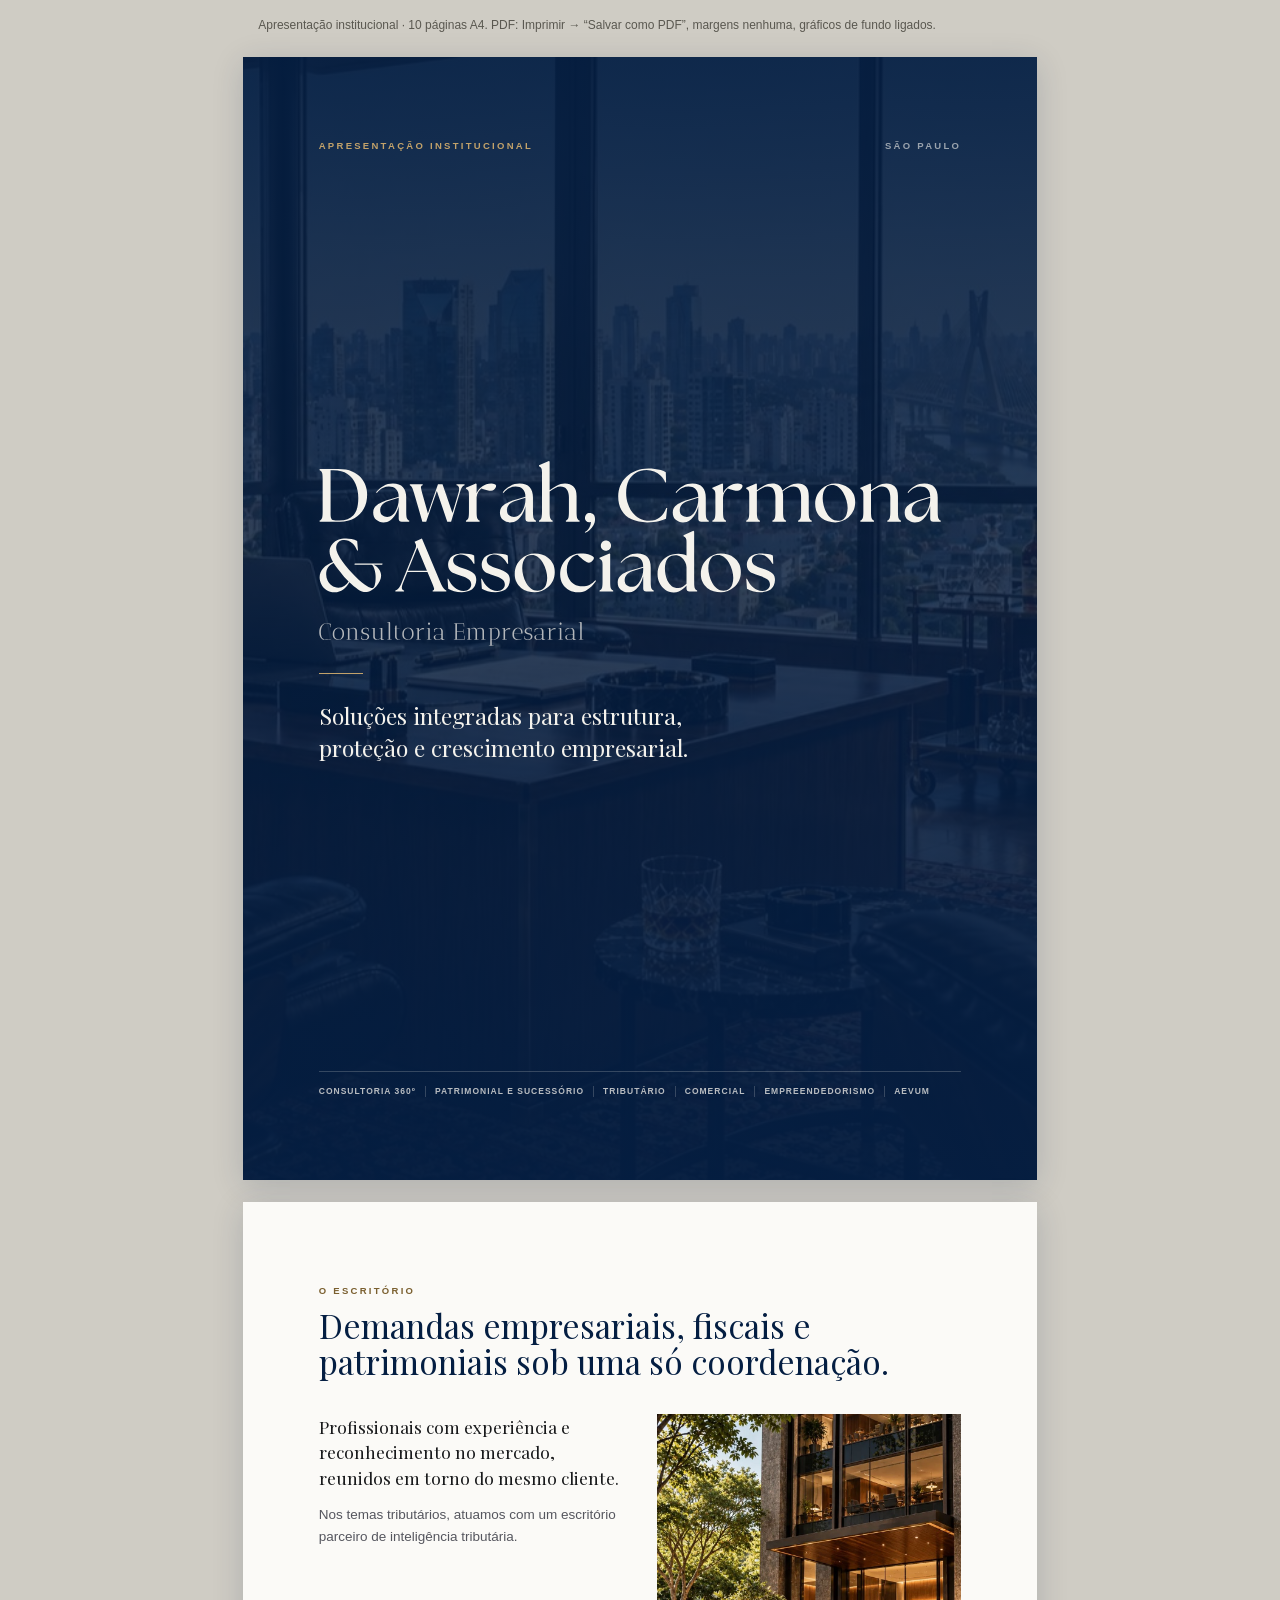
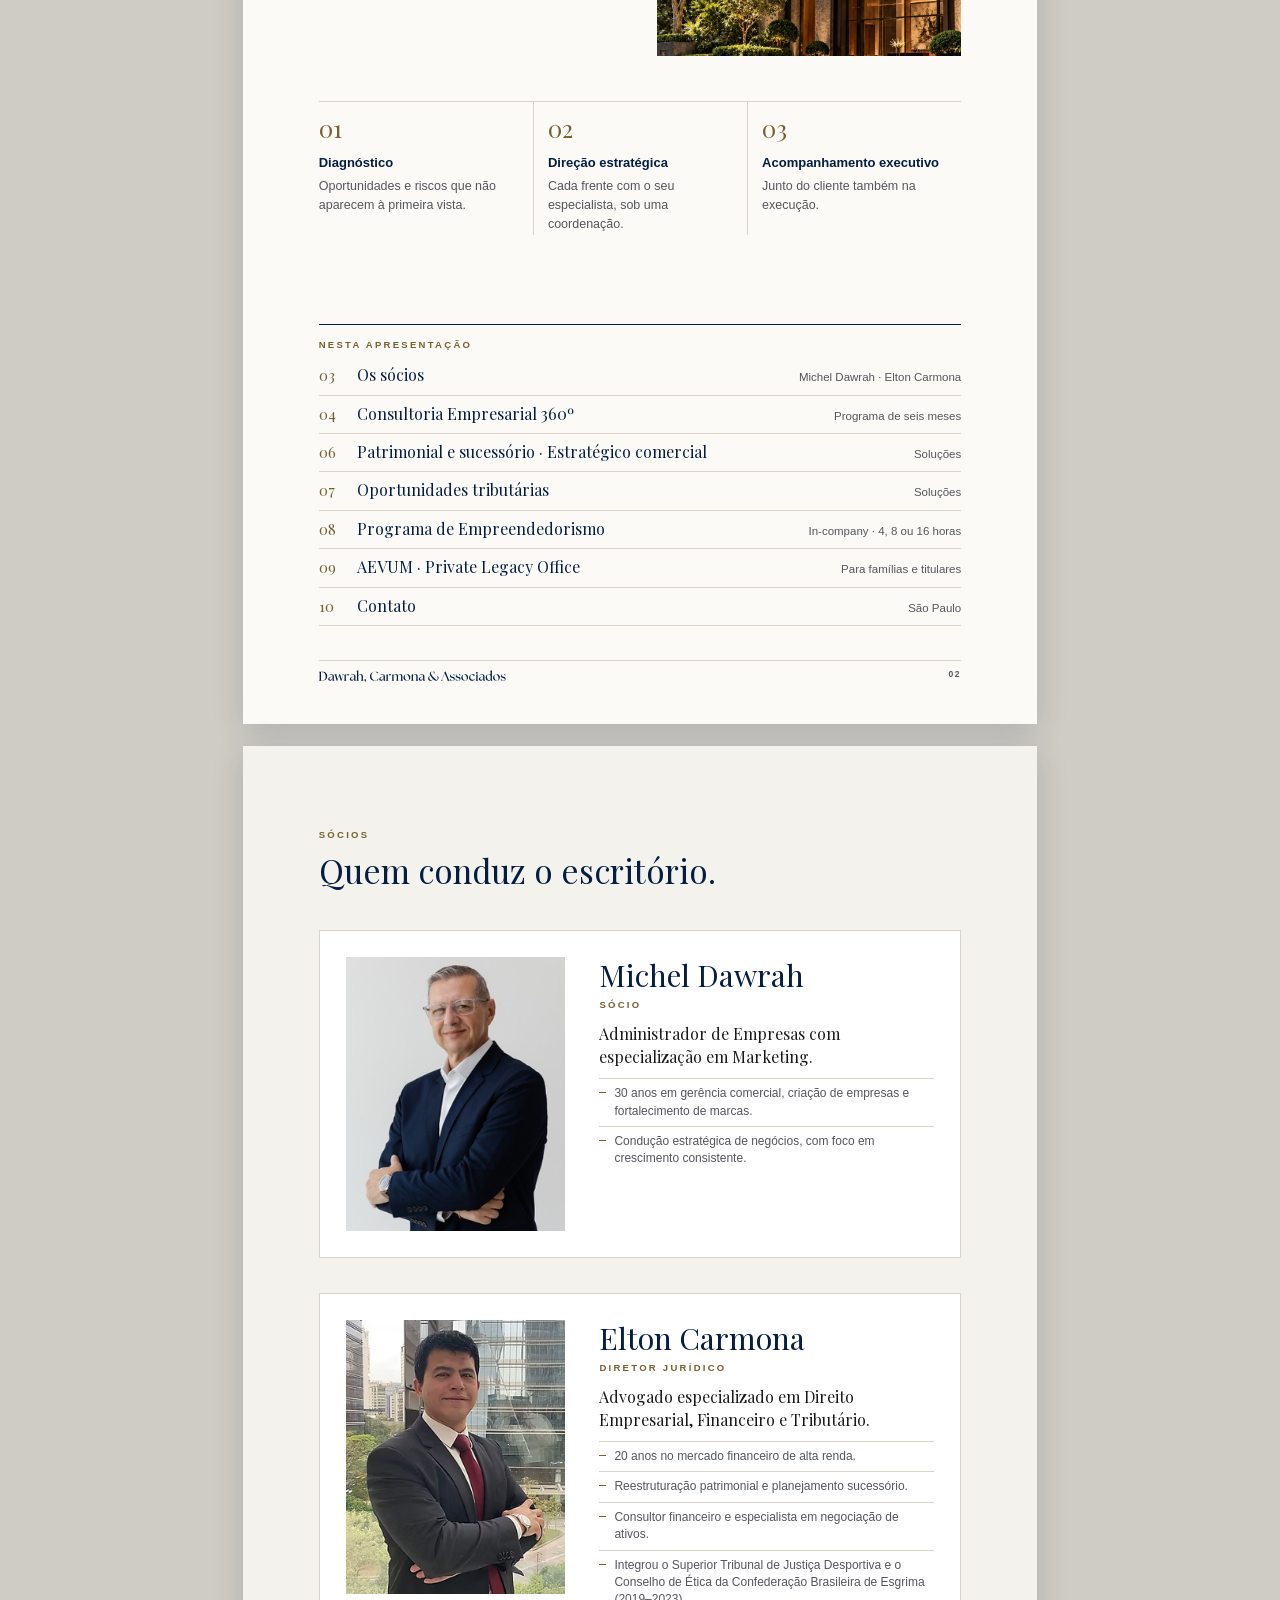
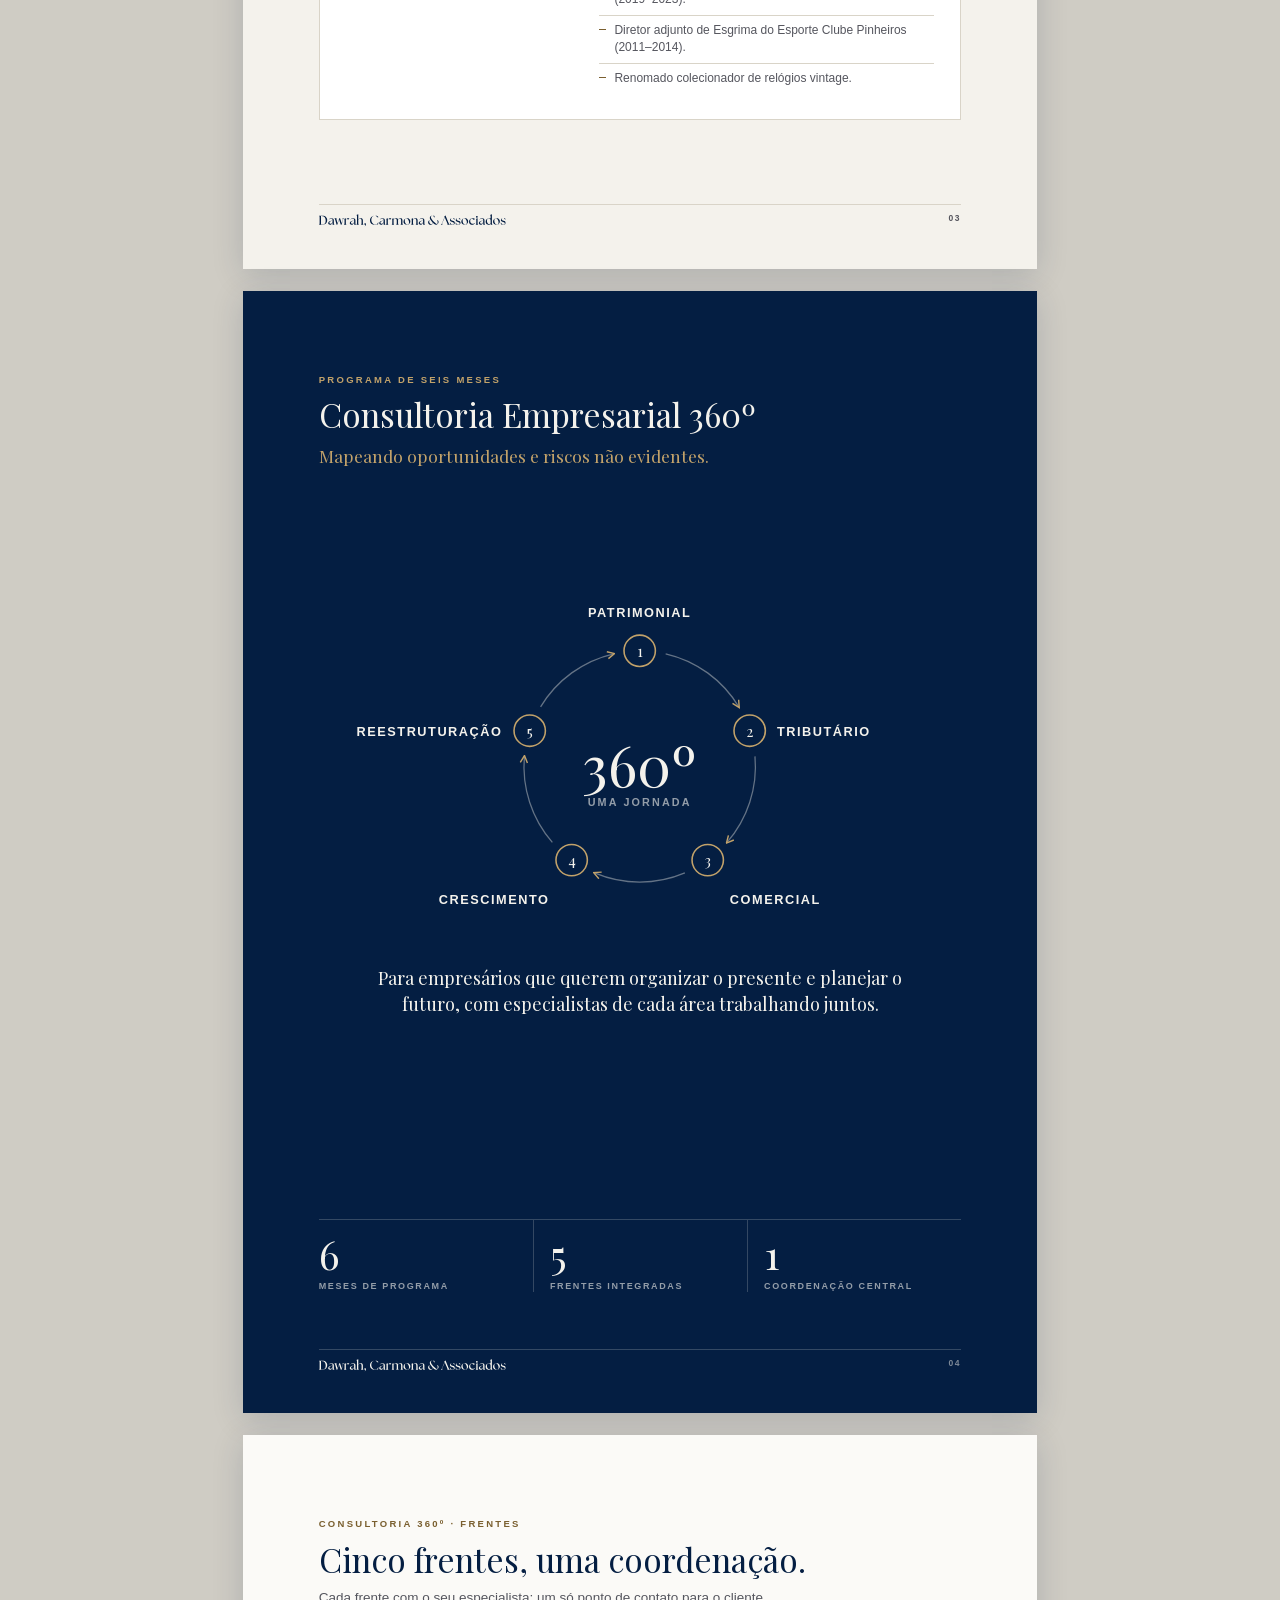
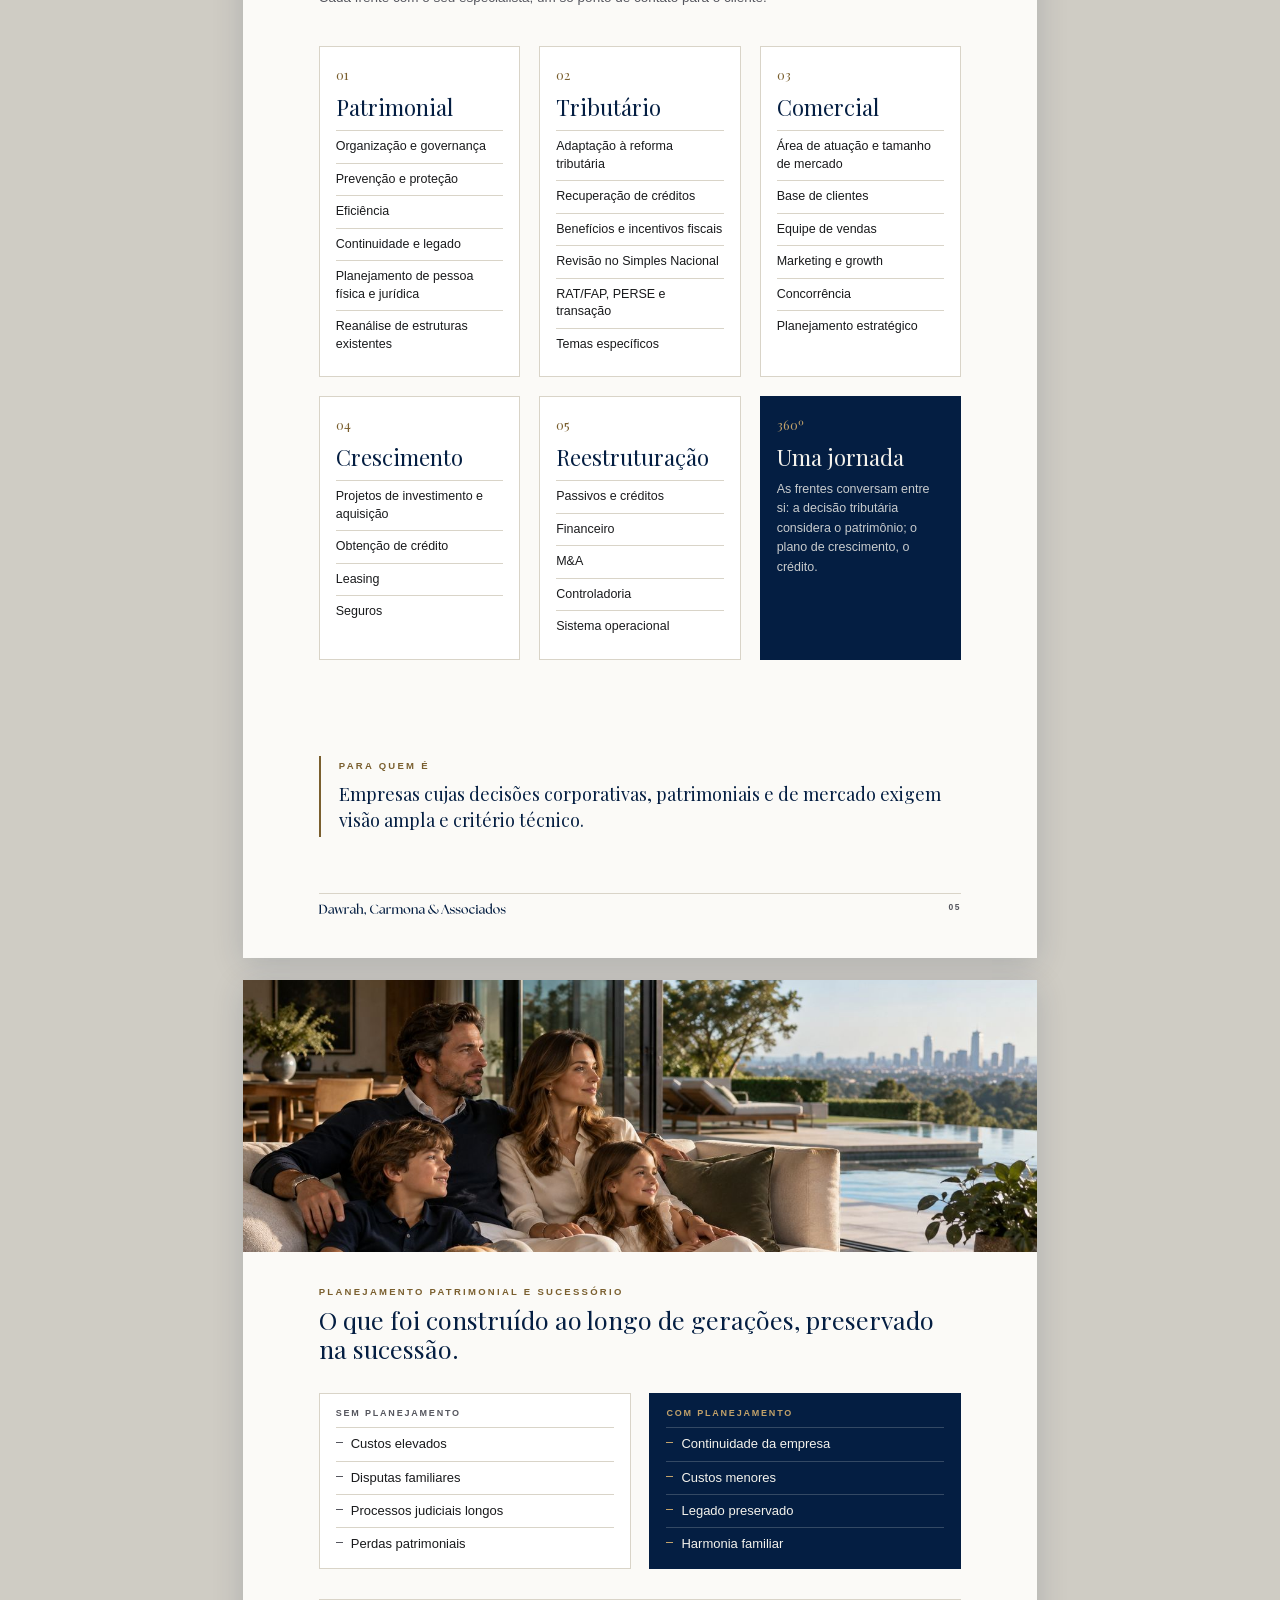
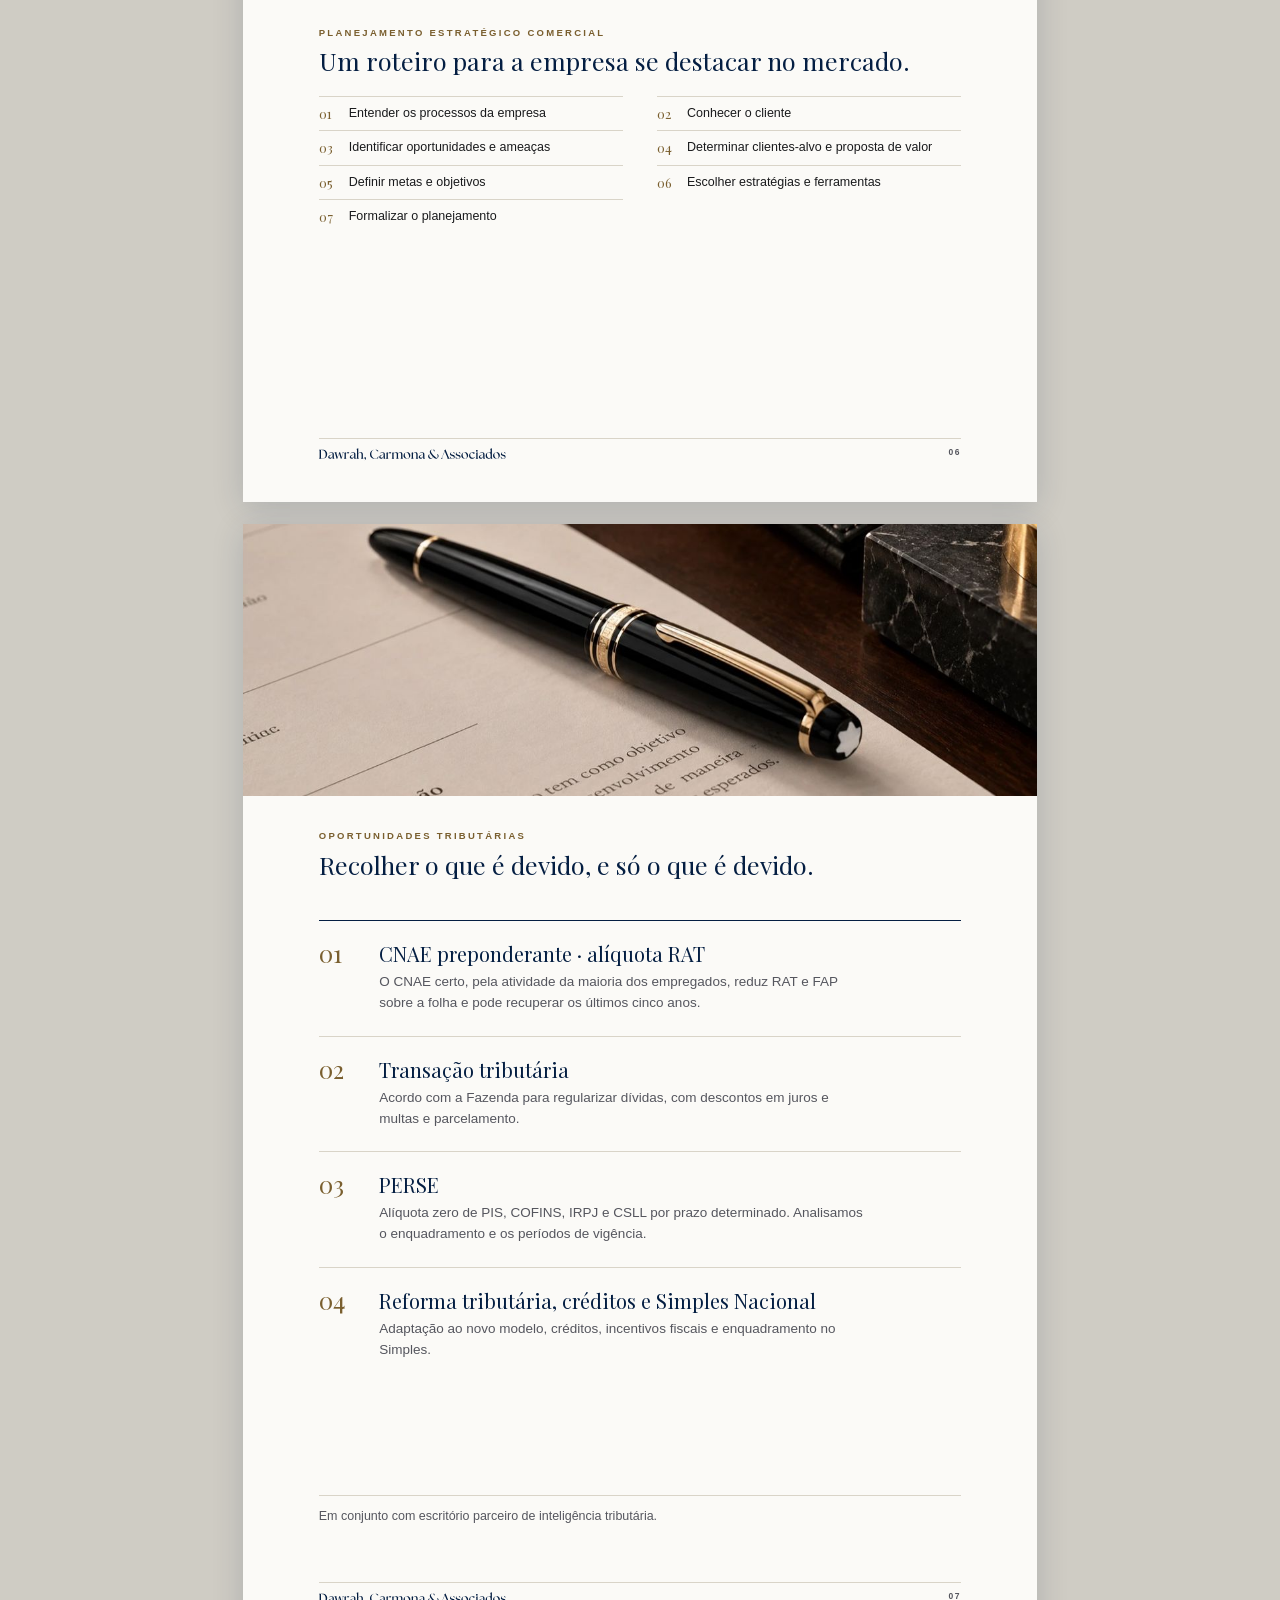
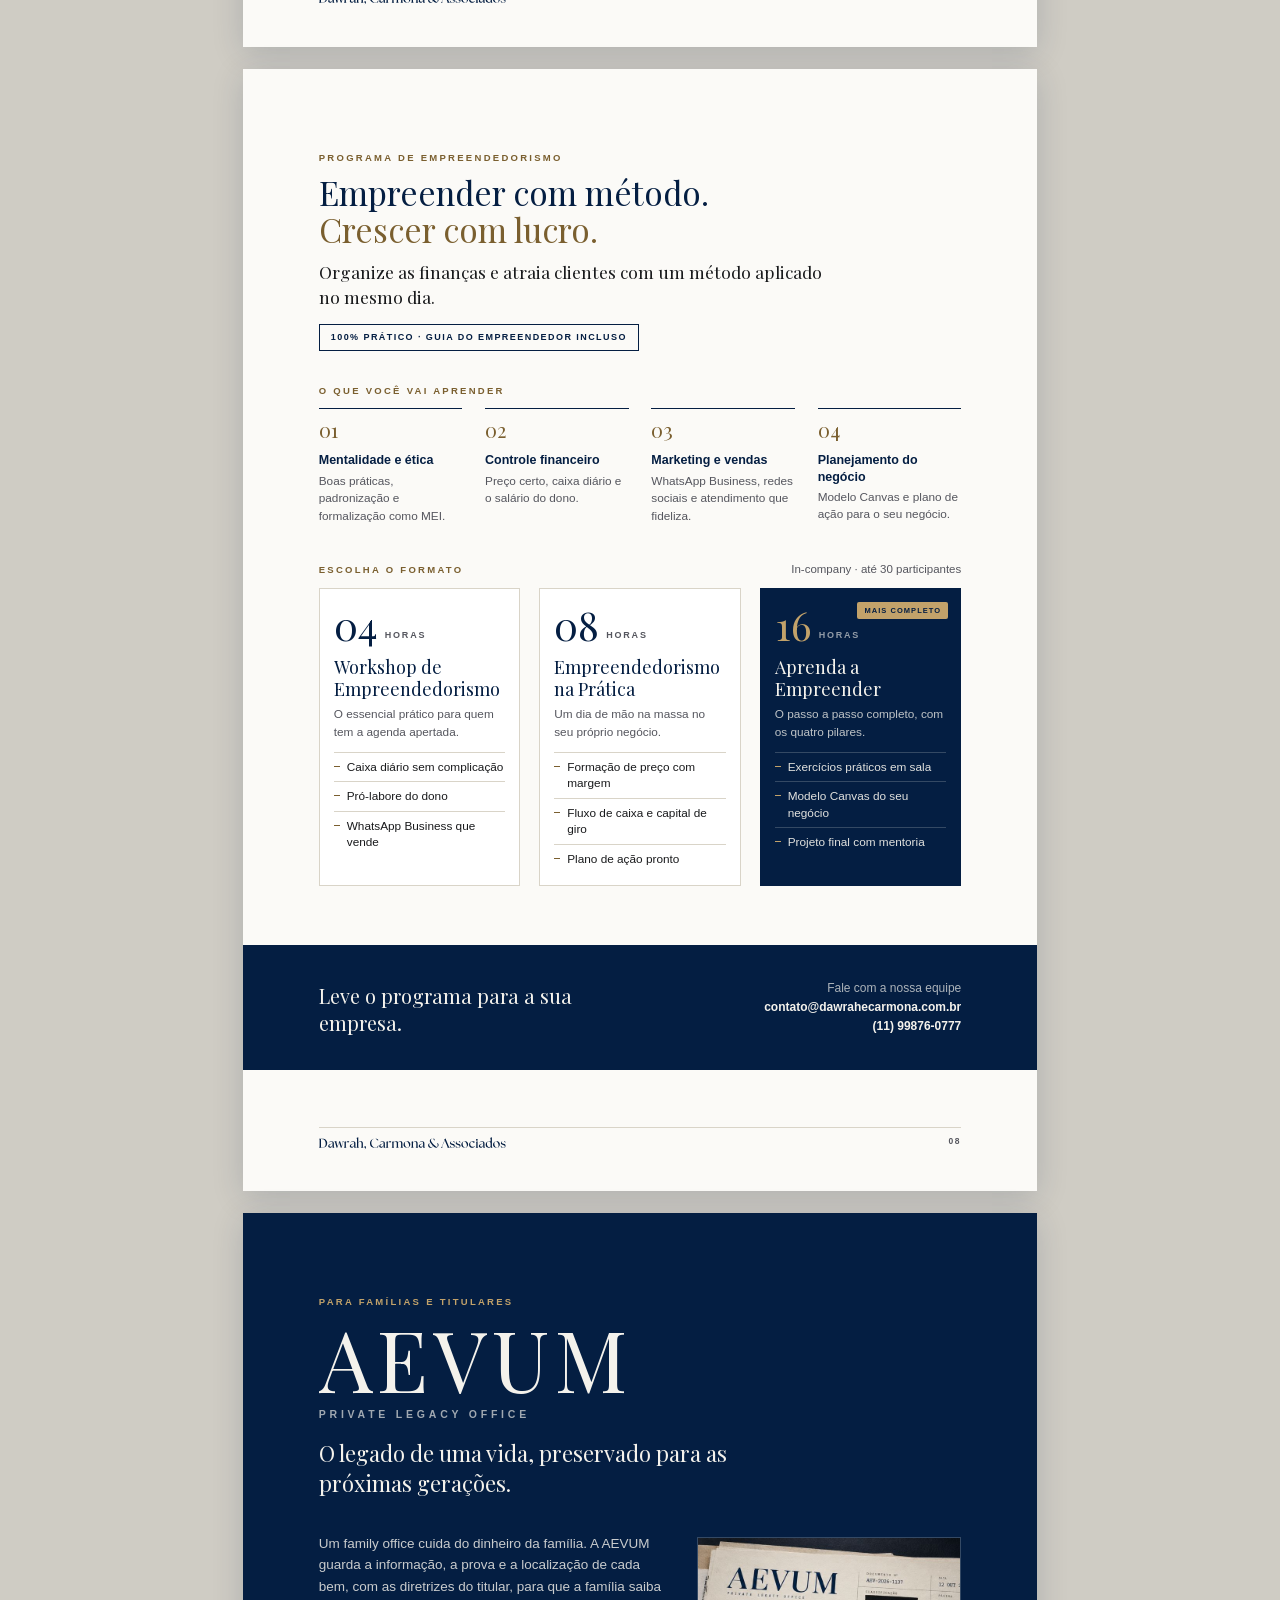
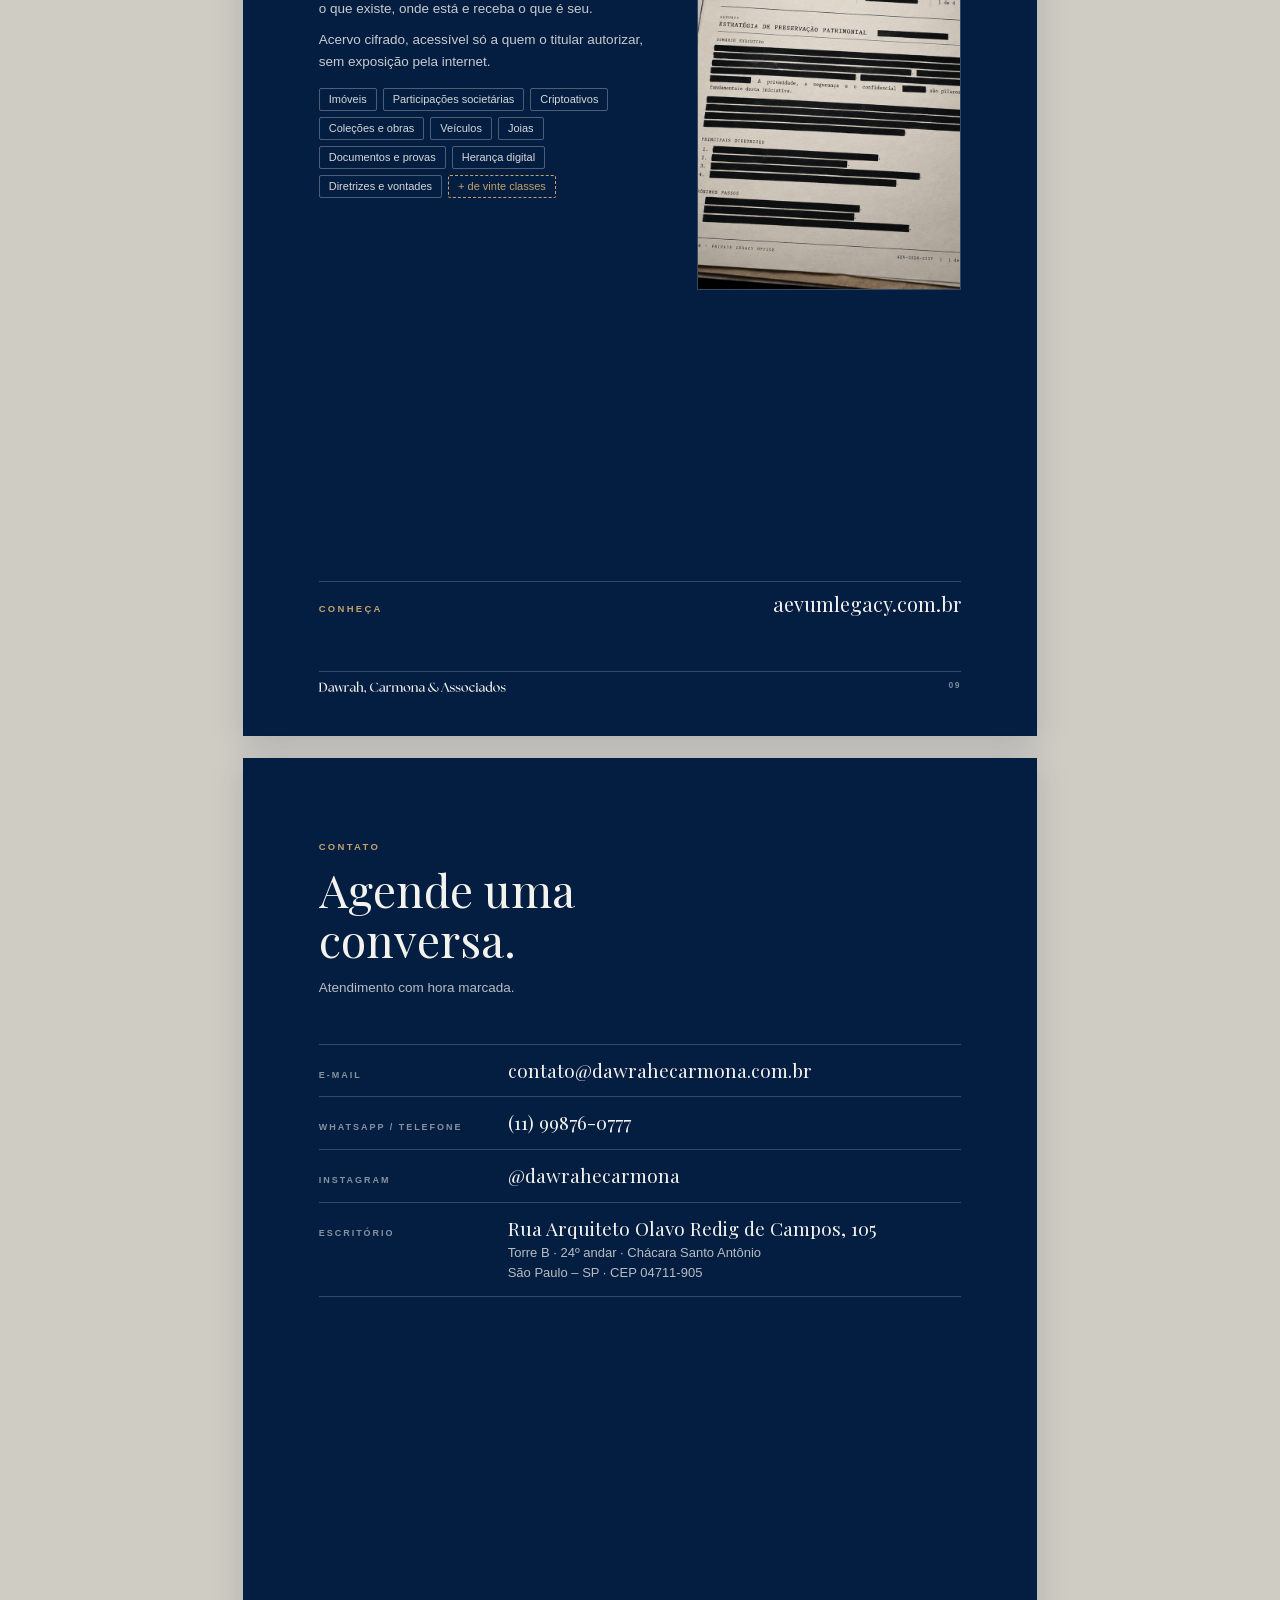
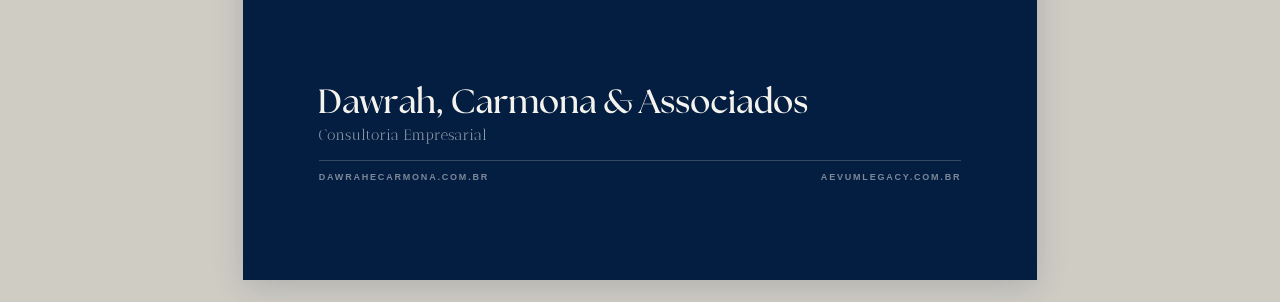
<file: folder.html>
<!doctype html>
<html lang="pt-BR"><head><meta charset="utf-8">
<meta name="viewport" content="width=device-width,initial-scale=1">
<title>Dawrah, Carmona &amp; Associados · Apresentação institucional</title>
<style>
@font-face{
  font-family:"Aevum Display";
  font-style:normal;
  font-weight:400;
  font-display:block;
  src:url([data-uri]) format("woff2");
}
:root{
  --navy:#041e42; --navy-2:#0b2b58; --navy-line:rgba(244,242,236,.2);
  --bone:#f4f2ec; --paper:#fbfaf7; --white:#fff;
  --ink:#191a1c; --ink-2:#55565e; --edge:#d9d4c8;
  --brass:#c2a26a; --brass-ink:#7a5f2f;
  --serif:"Aevum Display",Didot,"Bodoni 72","Hoefler Text",Georgia,serif;
  --sans:-apple-system,BlinkMacSystemFont,"Segoe UI",Roboto,Helvetica,Arial,sans-serif;
}
*{box-sizing:border-box}
body{margin:0;background:#cfccc4;color:var(--ink);font:13.5px/1.6 var(--sans);-webkit-font-smoothing:antialiased}
h1,h2,h3,p{margin:0}
img{display:block;max-width:100%}
.page{width:210mm;height:297mm;margin:22px auto;background:var(--paper);position:relative;overflow:hidden;
  box-shadow:0 6px 30px rgba(4,30,66,.16);padding:22mm 20mm 26mm;display:flex;flex-direction:column}
.page.navy{background:var(--navy);color:rgba(244,242,236,.86)}
.page.bone{background:var(--bone)}
.eyebrow{font:600 9.5px/1.3 var(--sans);letter-spacing:.24em;text-transform:uppercase;color:var(--brass-ink)}
.navy .eyebrow{color:var(--brass)}
h2.sec{font:400 33px/1.1 var(--serif);color:var(--navy);margin-top:10px}
.navy h2.sec{color:var(--bone)}
.lede{font:400 17.5px/1.45 var(--serif);color:var(--ink)}
.navy .lede{color:var(--bone)}
.muted,.prose p{color:var(--ink-2)}
.navy .prose p{color:rgba(244,242,236,.82)}
.prose p+p{margin-top:10px}
.rule{width:44px;height:1px;background:var(--brass);border:0;margin:18px 0}
.foot{position:absolute;left:20mm;right:20mm;bottom:11mm;display:flex;justify-content:space-between;
  padding-top:9px;border-top:1px solid var(--edge);font:600 8.5px/1 var(--sans);letter-spacing:.2em;text-transform:uppercase;color:var(--ink-2)}
.foot b{font:400 11px/1 var(--serif);letter-spacing:.02em;text-transform:none;color:var(--navy)}
.navy .foot{border-top-color:var(--navy-line);color:rgba(244,242,236,.5)}
.navy .foot b{color:var(--bone)}
.band{margin:-22mm -20mm 0;height:72mm;flex:none;background-size:cover;background-position:center}
.ph{border:1px dashed var(--brass);background:rgba(194,162,106,.09);padding:12px 14px;border-radius:2px;color:var(--ink-2);font-size:12.5px;line-height:1.55}
.ph b{display:block;font:600 9px/1.3 var(--sans);letter-spacing:.2em;text-transform:uppercase;color:var(--brass-ink);margin-bottom:4px}

/* 1 · capa */
.cover{padding:22mm 20mm;background:linear-gradient(180deg,rgba(4,30,66,.94) 0%,rgba(4,30,66,.82) 45%,rgba(4,30,66,.97) 100%),url(img/escritorio.jpg) 62% center/cover no-repeat var(--navy);color:var(--bone)}
.cover .top{display:flex;justify-content:space-between;align-items:baseline}
.cover .top span:last-child{font:600 9.5px/1.3 var(--sans);letter-spacing:.24em;text-transform:uppercase;color:rgba(244,242,236,.6)}
.cover .mid{margin:auto 0}
.cover h1{font:400 66px/.98 var(--serif);color:var(--bone)}
.cover h1 .amp{color:var(--brass)}
.cover .desc{margin-top:16px;font:600 11px/1.3 var(--sans);letter-spacing:.36em;text-transform:uppercase;color:rgba(244,242,236,.72)}
.cover .tag{font:400 23px/1.4 var(--serif);color:var(--bone);max-width:17em}
.cover .offer{border-top:1px solid var(--navy-line);padding-top:14px;display:flex;flex-wrap:wrap;gap:6px 0}
.cover .offer{flex-wrap:nowrap}
.cover .offer span{white-space:nowrap;font:600 8.5px/1.3 var(--sans);letter-spacing:.12em;text-transform:uppercase;color:rgba(244,242,236,.75);padding-right:9px;margin-right:9px;border-right:1px solid var(--navy-line)}
.cover .offer span:last-child{border-right:0}

/* 2 · escritório */
.two{display:grid;grid-template-columns:1fr 1fr;gap:9mm}
.photo{width:100%;height:64mm;object-fit:cover}
.pillars{display:grid;grid-template-columns:repeat(3,1fr);border-top:1px solid var(--edge);margin-top:12mm}
.pillars div{padding:14px 14px 0 0}
.pillars div+div{padding-left:14px;border-left:1px solid var(--edge)}
.pillars .n{font:400 24px/1 var(--serif);color:var(--brass-ink)}
.pillars h3{font:600 13px/1.3 var(--sans);color:var(--navy);margin:10px 0 5px}
.pillars p{font-size:12.5px;line-height:1.55;color:var(--ink-2)}
.index{margin-top:auto;border-top:1px solid var(--navy)}
.index h3{font:600 9.5px/1.3 var(--sans);letter-spacing:.24em;text-transform:uppercase;color:var(--brass-ink);margin:14px 0 6px}
.index ol{list-style:none;margin:0;padding:0}
.index li{display:flex;align-items:baseline;gap:14px;padding:8px 0;border-bottom:1px solid var(--edge)}
.index li .p{font:400 15px/1 var(--serif);color:var(--brass-ink);width:24px}
.index li .t{font:400 16px/1.25 var(--serif);color:var(--navy)}
.index li .s{margin-left:auto;font-size:11.5px;color:var(--ink-2);text-align:right}

/* 3 · sócios */
.profiles{display:flex;flex-direction:column;gap:9mm;margin-top:11mm}
.profile{display:grid;grid-template-columns:58mm 1fr;gap:9mm;background:var(--white);border:1px solid var(--edge);padding:7mm;align-items:start}
.portrait{background:var(--navy);height:72.5mm;display:flex;align-items:center;justify-content:center;position:relative;color:var(--bone);overflow:hidden}
.portrait .mono{font:400 58px/1 var(--serif);letter-spacing:.04em}
.portrait .mono i{font-style:normal;color:var(--brass)}
.portrait img{width:100%;height:100%;object-fit:cover}
.profile h3{font:400 30px/1.1 var(--serif);color:var(--navy);margin-top:2px}
.profile .eyebrow{margin-top:7px}
.profile .ph{margin-top:16px}
.profile .ph ul{margin:8px 0 0;padding-left:16px}
.profile .ph li{padding:1px 0}
.bio-lead{margin-top:12px;font:400 16px/1.4 var(--serif);color:var(--ink)}
.bio{list-style:none;margin:10px 0 0;padding:0}
.bio li{position:relative;padding:6px 0 6px 15px;border-top:1px solid var(--edge);font-size:12px;line-height:1.45;color:var(--ink-2)}
.bio li::before{content:"";position:absolute;left:0;top:13px;width:7px;height:1px;background:var(--brass-ink)}

/* 4 · 360 */
.c360-top{display:flex;flex-direction:column;margin:auto 0}
.c360-top .ring{width:166mm;margin:6mm auto 0}
.c360-top .prose{display:grid;grid-template-columns:1fr 1fr;gap:0 9mm;margin-top:8mm}
.c360-top .prose p+p{margin-top:0}
.c360-top .prose p{font:400 18px/1.45 var(--serif);color:var(--bone);text-align:center;max-width:30em;margin:0 auto}
.c360-top .prose p:last-child{grid-column:1/-1;margin-top:10px}
.ring{width:100%;height:auto;display:block}
.ring .arc{fill:none;stroke:rgba(244,242,236,.4);stroke-width:1.3}
.ring .node{fill:var(--navy);stroke:var(--brass);stroke-width:1.6}
.ring .node-n{font:400 15px var(--serif);fill:var(--bone);text-anchor:middle;dominant-baseline:central}
.ring .lbl{font:600 13px var(--sans);letter-spacing:.12em;fill:var(--bone)}
.ring .ctr{font:400 58px var(--serif);fill:var(--bone);text-anchor:middle;dominant-baseline:central}
.ring .ctr-s{font:600 11px var(--sans);letter-spacing:.2em;fill:rgba(244,242,236,.6);text-anchor:middle}
.stats{display:grid;grid-template-columns:repeat(3,1fr);border-top:1px solid var(--navy-line);margin-top:auto;margin-bottom:6mm}
.stats div{padding:14px 12px 0 0}
.stats div+div{padding-left:16px;border-left:1px solid var(--navy-line)}
.stats b{display:block;font:400 40px/1 var(--serif);color:var(--bone)}
.stats span{display:block;margin-top:6px;font:600 9px/1.35 var(--sans);letter-spacing:.18em;text-transform:uppercase;color:rgba(244,242,236,.6)}
.forwhom{margin-top:auto;margin-bottom:6mm;border-left:2px solid var(--brass-ink);padding:4px 0 4px 18px}
.forwhom p:not(.eyebrow){font:400 18px/1.45 var(--serif);color:var(--navy)}
.forwhom .eyebrow{margin-bottom:8px}

/* 5 · frentes */
.fronts{display:grid;grid-template-columns:repeat(3,1fr);gap:5mm;margin-top:10mm}
.front{border:1px solid var(--edge);background:var(--white);padding:18px 16px 16px}
.front .n{font:400 13px/1 var(--serif);color:var(--brass-ink)}
.front h3{font:400 22px/1.15 var(--serif);color:var(--navy);margin:8px 0 10px}
.front ul{list-style:none;margin:0;padding:0}
.front li{font-size:12.5px;line-height:1.4;color:var(--ink);padding:7px 0;border-top:1px solid var(--edge)}
.front.wide{grid-column:span 1}
.front.navyc{background:var(--navy);border-color:var(--navy);color:var(--bone)}
.front.navyc .n{color:var(--brass)}
.front.navyc h3{color:var(--bone)}
.front.navyc p{font-size:12.5px;line-height:1.55;color:rgba(244,242,236,.82)}

/* 6/7 · soluções */
.sol h3{font:400 25px/1.15 var(--serif);color:var(--navy);margin:8px 0 10px}
.steps{list-style:none;margin:10px 0 0;padding:0;counter-reset:s;display:grid;grid-template-columns:1fr 1fr;gap:0 9mm}
.steps li{counter-increment:s;position:relative;padding:8px 0 8px 30px;border-top:1px solid var(--edge);font-size:12.5px;line-height:1.4}
.steps li::before{content:counter(s,decimal-leading-zero);position:absolute;left:0;top:8px;font:400 13px/1.4 var(--serif);color:var(--brass-ink)}
.items{display:grid;grid-template-columns:1fr 1fr;gap:0 9mm;margin-top:8mm}
.items div{padding:12px 0 14px;border-top:1px solid var(--navy)}
.items b{display:block;font:600 13.5px/1.35 var(--sans);color:var(--navy);margin-bottom:6px}
.items p{font-size:13px;line-height:1.6;color:var(--ink-2)}
.rows{display:flex;flex-direction:column;margin-top:8mm}
.rows>div{display:grid;grid-template-columns:16mm 1fr;padding:20px 0 22px;border-top:1px solid var(--edge)}
.rows>div:first-child{border-top-color:var(--navy)}
.rows .n{font:400 24px/1 var(--serif);color:var(--brass-ink)}
.rows b{display:block;font:400 20px/1.25 var(--serif);color:var(--navy);margin-bottom:6px}
.rows p{font-size:13.5px;line-height:1.55;color:var(--ink-2);max-width:36em}
.divider{height:1px;background:var(--edge);margin:8mm 0 7mm}
.vs{display:grid;grid-template-columns:1fr 1fr;gap:5mm;margin-top:5mm}
.vs div{border:1px solid var(--edge);background:var(--white);padding:14px 16px 8px}
.vs div.on{background:var(--navy);border-color:var(--navy)}
.vs b{display:block;font:600 9px/1.3 var(--sans);letter-spacing:.2em;text-transform:uppercase;color:var(--ink-2);margin-bottom:8px}
.vs .on b{color:var(--brass)}
.vs ul{list-style:none;margin:0;padding:0}
.vs li{position:relative;padding:7px 0 7px 15px;border-top:1px solid var(--edge);font-size:13px;line-height:1.4;color:var(--ink)}
.vs .on li{color:var(--bone);border-top-color:var(--navy-line)}
.vs li::before{content:"";position:absolute;left:0;top:14px;width:7px;height:1px;background:var(--ink-2)}
.vs .on li::before{background:var(--brass)}

/* 8 · empreendedorismo */
.emp .hl{color:var(--brass-ink)}
.emp .pill{align-self:flex-start;margin-top:14px;border:1px solid var(--navy);padding:7px 11px;font:600 9px/1.3 var(--sans);letter-spacing:.16em;text-transform:uppercase;color:var(--navy)}
.learn{display:grid;grid-template-columns:repeat(4,1fr);gap:0 6mm;margin-top:10px}
.learn div{border-top:1px solid var(--navy);padding-top:11px}
.learn .n{font:400 20px/1 var(--serif);color:var(--brass-ink)}
.learn h3{font:600 12.5px/1.3 var(--sans);color:var(--navy);margin:8px 0 4px}
.learn p{font-size:11.8px;line-height:1.5;color:var(--ink-2)}
.fmt-head{display:flex;justify-content:space-between;align-items:baseline;margin-top:9mm}
.fmt-note{font-size:11.5px;color:var(--ink-2)}
.formats{display:grid;grid-template-columns:repeat(3,1fr);gap:5mm;margin-top:10px}
.fmt{background:var(--white);border:1px solid var(--edge);padding:16px 14px 12px;position:relative}
.fmt .h{font:600 9px/1 var(--sans);letter-spacing:.2em;text-transform:uppercase;color:var(--ink-2)}
.fmt .h b{font:400 40px/1 var(--serif);letter-spacing:0;color:var(--navy);margin-right:7px;vertical-align:-3px}
.fmt h3{font:400 18px/1.2 var(--serif);color:var(--navy);margin:12px 0 6px}
.fmt .d{font-size:11.8px;line-height:1.5;color:var(--ink-2)}
.fmt ul{list-style:none;margin:10px 0 0;padding:0}
.fmt li{position:relative;padding:6px 0 6px 13px;border-top:1px solid var(--edge);font-size:11.8px;line-height:1.4;color:var(--ink)}
.fmt li::before{content:"";position:absolute;left:0;top:13px;width:6px;height:1px;background:var(--brass-ink)}
.fmt.top{background:var(--navy);border-color:var(--navy)}
.fmt.top .h{color:rgba(244,242,236,.6)}
.fmt.top .h b{color:var(--brass)}
.fmt.top h3{color:var(--bone)}
.fmt.top .d{color:rgba(244,242,236,.78)}
.fmt.top li{color:rgba(244,242,236,.92);border-top-color:var(--navy-line)}
.fmt.top li::before{background:var(--brass)}
.badge{position:absolute;top:13px;right:12px;background:var(--brass);color:var(--navy);font:600 7.5px/1 var(--sans);letter-spacing:.14em;text-transform:uppercase;padding:5px 7px;border-radius:2px}
.emp-cta{margin-top:auto;margin-bottom:6mm;display:flex;justify-content:space-between;align-items:flex-end;gap:10mm;background:var(--navy);margin-left:-20mm;margin-right:-20mm;padding:9mm 20mm}
.emp-cta p{font:400 20px/1.35 var(--serif);color:var(--bone);max-width:17em}
.emp-cta p.c{font:12px/1.6 var(--sans);color:rgba(244,242,236,.7);text-align:right;max-width:none}
.emp-cta p.c b{font-weight:600;color:var(--bone)}

/* 8 · AEVUM */
.aevum .word{font:400 84px/.9 var(--serif);letter-spacing:.06em;color:var(--bone);margin-top:12px}
.aevum .desc{margin-top:12px;font:600 10.5px/1.3 var(--sans);letter-spacing:.36em;text-transform:uppercase;color:rgba(244,242,236,.65)}
.aevum .tag{margin-top:16px;font:400 22px/1.38 var(--serif);color:var(--bone);max-width:19em}
.aevum .grid{display:grid;grid-template-columns:1fr 70mm;gap:8mm;margin-top:9mm;align-items:start}
.aevum figure{margin:4px 0 0}
.aevum figure img{width:100%;aspect-ratio:3/4;object-fit:cover;border:1px solid var(--navy-line)}
.chips{list-style:none;margin:16px 0 0;padding:0;display:flex;flex-wrap:wrap;gap:6px}
.chips li{border:1px solid rgba(244,242,236,.3);padding:5px 9px;font-size:11px;line-height:1;color:rgba(244,242,236,.88);border-radius:2px}
.chips li.more{border-style:dashed;border-color:var(--brass);color:var(--brass)}
.aevum .site{margin-top:auto;margin-bottom:6mm;display:flex;justify-content:space-between;align-items:baseline;border-top:1px solid var(--navy-line);padding-top:12px}
.aevum .site span:not(.eyebrow){font:400 20px/1 var(--serif);color:var(--bone)}

/* 9 · contracapa */
.back h2{font:400 46px/1.08 var(--serif);color:var(--bone);margin-top:12px}
.back .channels{list-style:none;margin:12mm 0 0;padding:0;border-top:1px solid var(--navy-line)}
.back .channels li{display:grid;grid-template-columns:44mm 1fr;gap:6mm;padding:13px 0;border-bottom:1px solid var(--navy-line);align-items:baseline}
.back .channels .k{font:600 9px/1.3 var(--sans);letter-spacing:.22em;text-transform:uppercase;color:rgba(244,242,236,.55)}
.back .channels .v{font:400 19px/1.35 var(--serif);color:var(--bone)}
.back .channels .v small{display:block;font:13px/1.55 var(--sans);color:rgba(244,242,236,.75);margin-top:2px}
.back .sign{margin-top:auto}
.back .sign .w{font:400 30px/1.1 var(--serif);color:var(--bone)}
.back .sign .w .amp{color:var(--brass)}
.back .sign .d{margin-top:9px;font:600 9.5px/1.3 var(--sans);letter-spacing:.32em;text-transform:uppercase;color:rgba(244,242,236,.6)}
.back .sign .u{margin-top:16px;padding-top:12px;border-top:1px solid var(--navy-line);display:flex;justify-content:space-between;font:600 9px/1 var(--sans);letter-spacing:.2em;text-transform:uppercase;color:rgba(244,242,236,.5)}

.hint{max-width:210mm;margin:16px auto 0;padding:0 4mm;color:#5a5850;font-size:12px}
@media print{
  body{background:#fff}
  .hint{display:none}
  .page{margin:0;box-shadow:none}
  .page + .page{break-before:page}
  *{-webkit-print-color-adjust:exact;print-color-adjust:exact}
  @page{size:A4;margin:0}
}

/* assinatura do escritório: logo oficial em The Seasons (símbolos #dc-*) */
.cover h1 .dc-2l{height:109.7pt}          /* o nome em 48 pt */
.cover .desc .dc-sub{height:19pt;margin-top:4px}
.foot b .dc-nome{height:13px}
.back .sign .w .dc-nome{height:34px}
.back .sign .d .dc-sub{height:16px}
</style></head><body>
<!--assinatura-->
<!-- gerado por dawrahecarmona/logo/assinatura.py — não editar à mão -->
<style>.dc-nome{display:block;aspect-ratio:862.100/60;width:auto;overflow:visible}.dc-2l{display:block;aspect-ratio:489.334/115;width:auto;overflow:visible}.dc-sub{display:block;aspect-ratio:533.135/51;width:auto;overflow:visible}</style>
<svg width="0" height="0" style="position:absolute" aria-hidden="true"><symbol id="dc-nome" viewBox="0 0 862.100 60"><g fill="currentColor"><path transform="translate(-2.281 49.258)" d="M 2.78125 0 L 2.78125 -0.828125 C 3.757812 -1.140625 4.394531 -1.796875 4.6875 -2.796875 C 4.988281 -3.804688 5.140625 -5.375 5.140625 -7.5 L 5.140625 -33.8125 C 5.140625 -35.9375 4.988281 -37.5 4.6875 -38.5 C 4.394531 -39.507812 3.757812 -40.171875 2.78125 -40.484375 L 2.78125 -41.3125 L 17.53125 -41.3125 C 21.78125 -41.3125 25.347656 -40.703125 28.234375 -39.484375 C 31.128906 -38.265625 33.441406 -36.660156 35.171875 -34.671875 C 36.898438 -32.679688 38.15625 -30.523438 38.9375 -28.203125 C 39.726562 -25.890625 40.125 -23.648438 40.125 -21.484375 C 40.164062 -17.234375 39.3125 -13.492188 37.5625 -10.265625 C 35.8125 -7.035156 33.332031 -4.515625 30.125 -2.703125 C 26.914062 -0.898438 23.148438 0 18.828125 0 Z M 11.390625 -5.25 C 11.390625 -3.875 11.625 -2.8125 12.09375 -2.0625 C 12.570312 -1.3125 13.613281 -0.9375 15.21875 -0.9375 L 18.40625 -0.9375 C 23.164062 -0.9375 26.816406 -2.300781 29.359375 -5.03125 C 31.898438 -7.769531 33.171875 -12.289062 33.171875 -18.59375 C 33.171875 -22.644531 32.460938 -26.3125 31.046875 -29.59375 C 29.628906 -32.882812 27.492188 -35.5 24.640625 -37.4375 C 21.785156 -39.382812 18.15625 -40.359375 13.75 -40.359375 L 11.390625 -40.359375 Z M 11.390625 -5.25"/><path transform="translate(40.848 49.258)" d="M 24.203125 0 C 22.617188 0 21.828125 -0.785156 21.828125 -2.359375 L 21.828125 -12.09375 C 21.285156 -9.8125 20.460938 -7.707031 19.359375 -5.78125 C 18.253906 -3.851562 16.894531 -2.304688 15.28125 -1.140625 C 13.664062 0.0117188 11.835938 0.59375 9.796875 0.59375 C 7.628906 0.59375 5.75 -0.0703125 4.15625 -1.40625 C 2.5625 -2.75 1.765625 -4.660156 1.765625 -7.140625 C 1.765625 -9.179688 2.382812 -10.84375 3.625 -12.125 C 4.863281 -13.40625 6.503906 -14.476562 8.546875 -15.34375 C 10.597656 -16.207031 12.84375 -16.972656 15.28125 -17.640625 L 21.828125 -19.53125 C 21.796875 -22.445312 21.0625 -24.523438 19.625 -25.765625 C 18.1875 -27.003906 16.363281 -27.625 14.15625 -27.625 C 12.507812 -27.625 10.878906 -27.238281 9.265625 -26.46875 C 7.648438 -25.695312 6.097656 -24.410156 4.609375 -22.609375 L 4.015625 -23.140625 C 5.660156 -25.179688 7.601562 -26.820312 9.84375 -28.0625 C 12.09375 -29.300781 14.554688 -29.921875 17.234375 -29.921875 C 20.816406 -29.921875 23.460938 -28.984375 25.171875 -27.109375 C 26.878906 -25.242188 27.734375 -22.503906 27.734375 -18.890625 L 27.734375 -7.5 C 27.734375 -5.375 27.878906 -3.804688 28.171875 -2.796875 C 28.472656 -1.796875 29.113281 -1.140625 30.09375 -0.828125 L 30.09375 0 Z M 7.265625 -9.203125 C 7.265625 -7.273438 7.84375 -5.878906 9 -5.015625 C 10.15625 -4.148438 11.40625 -3.71875 12.75 -3.71875 C 14.207031 -3.71875 15.492188 -4.160156 16.609375 -5.046875 C 17.734375 -5.929688 18.675781 -7.070312 19.4375 -8.46875 C 20.207031 -9.863281 20.796875 -11.328125 21.203125 -12.859375 C 21.617188 -14.398438 21.828125 -15.835938 21.828125 -17.171875 L 21.828125 -18.703125 L 15.515625 -16.875 C 14.804688 -16.675781 13.988281 -16.390625 13.0625 -16.015625 C 12.144531 -15.648438 11.242188 -15.171875 10.359375 -14.578125 C 9.472656 -13.984375 8.734375 -13.242188 8.140625 -12.359375 C 7.554688 -11.472656 7.265625 -10.421875 7.265625 -9.203125 Z M 7.265625 -9.203125"/><path transform="translate(72.118 49.258)" d="M 2.65625 -22.3125 C 2.0625 -24.351562 1.519531 -25.851562 1.03125 -26.8125 C 0.539062 -27.78125 -0.0351562 -28.40625 -0.703125 -28.6875 L -0.703125 -29.5 L 9.390625 -29.5 L 9.390625 -28.6875 C 8.398438 -28.363281 7.953125 -27.726562 8.046875 -26.78125 C 8.148438 -25.84375 8.476562 -24.351562 9.03125 -22.3125 L 13.515625 -6.484375 L 21.421875 -29.5 L 25.015625 -29.5 L 32.8125 -6.734375 L 37.46875 -22.3125 C 38.0625 -24.351562 38.21875 -25.863281 37.9375 -26.84375 C 37.664062 -27.832031 37.019531 -28.445312 36 -28.6875 L 36 -29.5 L 42.3125 -29.5 L 42.3125 -28.6875 C 41.445312 -28.40625 40.738281 -27.78125 40.1875 -26.8125 C 39.632812 -25.851562 39.066406 -24.351562 38.484375 -22.3125 L 31.75 0 L 28.734375 0 L 20.53125 -24.140625 L 12.15625 0 L 9.140625 0 Z M 2.65625 -22.3125"/><path transform="translate(113.889 49.258)" d="M 1.65625 0 L 1.65625 -0.828125 C 2.632812 -1.140625 3.269531 -1.796875 3.5625 -2.796875 C 3.863281 -3.804688 4.015625 -5.375 4.015625 -7.5 L 4.015625 -21.0625 C 4.015625 -22.800781 3.804688 -23.941406 3.390625 -24.484375 C 2.984375 -25.035156 2.40625 -25.472656 1.65625 -25.796875 L 1.65625 -26.609375 L 9.4375 -30.03125 L 10.03125 -29.5625 L 10.03125 -22.421875 C 10.9375 -24.546875 12.375 -26.28125 14.34375 -27.625 C 15.445312 -28.40625 16.578125 -28.984375 17.734375 -29.359375 C 18.890625 -29.734375 20.175781 -29.921875 21.59375 -29.921875 C 22.625 -29.921875 23.507812 -29.78125 24.25 -29.5 C 25 -29.226562 25.375 -28.78125 25.375 -28.15625 C 25.375 -27.71875 25.222656 -27.191406 24.921875 -26.578125 C 24.628906 -25.972656 24.1875 -25.441406 23.59375 -24.984375 C 23.007812 -24.535156 22.265625 -24.3125 21.359375 -24.3125 C 20.535156 -24.3125 19.523438 -24.457031 18.328125 -24.75 C 17.128906 -25.050781 15.582031 -25.492188 13.6875 -26.078125 C 12.9375 -25.453125 12.160156 -24.53125 11.359375 -23.3125 C 10.554688 -22.09375 10.113281 -20.734375 10.03125 -19.234375 L 10.03125 -7.5 C 10.03125 -5.375 10.175781 -3.804688 10.46875 -2.796875 C 10.769531 -1.796875 11.410156 -1.140625 12.390625 -0.828125 L 12.390625 0 Z M 1.65625 0"/><path transform="translate(140.498 49.258)" d="M 24.203125 0 C 22.617188 0 21.828125 -0.785156 21.828125 -2.359375 L 21.828125 -12.09375 C 21.285156 -9.8125 20.460938 -7.707031 19.359375 -5.78125 C 18.253906 -3.851562 16.894531 -2.304688 15.28125 -1.140625 C 13.664062 0.0117188 11.835938 0.59375 9.796875 0.59375 C 7.628906 0.59375 5.75 -0.0703125 4.15625 -1.40625 C 2.5625 -2.75 1.765625 -4.660156 1.765625 -7.140625 C 1.765625 -9.179688 2.382812 -10.84375 3.625 -12.125 C 4.863281 -13.40625 6.503906 -14.476562 8.546875 -15.34375 C 10.597656 -16.207031 12.84375 -16.972656 15.28125 -17.640625 L 21.828125 -19.53125 C 21.796875 -22.445312 21.0625 -24.523438 19.625 -25.765625 C 18.1875 -27.003906 16.363281 -27.625 14.15625 -27.625 C 12.507812 -27.625 10.878906 -27.238281 9.265625 -26.46875 C 7.648438 -25.695312 6.097656 -24.410156 4.609375 -22.609375 L 4.015625 -23.140625 C 5.660156 -25.179688 7.601562 -26.820312 9.84375 -28.0625 C 12.09375 -29.300781 14.554688 -29.921875 17.234375 -29.921875 C 20.816406 -29.921875 23.460938 -28.984375 25.171875 -27.109375 C 26.878906 -25.242188 27.734375 -22.503906 27.734375 -18.890625 L 27.734375 -7.5 C 27.734375 -5.375 27.878906 -3.804688 28.171875 -2.796875 C 28.472656 -1.796875 29.113281 -1.140625 30.09375 -0.828125 L 30.09375 0 Z M 7.265625 -9.203125 C 7.265625 -7.273438 7.84375 -5.878906 9 -5.015625 C 10.15625 -4.148438 11.40625 -3.71875 12.75 -3.71875 C 14.207031 -3.71875 15.492188 -4.160156 16.609375 -5.046875 C 17.734375 -5.929688 18.675781 -7.070312 19.4375 -8.46875 C 20.207031 -9.863281 20.796875 -11.328125 21.203125 -12.859375 C 21.617188 -14.398438 21.828125 -15.835938 21.828125 -17.171875 L 21.828125 -18.703125 L 15.515625 -16.875 C 14.804688 -16.675781 13.988281 -16.390625 13.0625 -16.015625 C 12.144531 -15.648438 11.242188 -15.171875 10.359375 -14.578125 C 9.472656 -13.984375 8.734375 -13.242188 8.140625 -12.359375 C 7.554688 -11.472656 7.265625 -10.421875 7.265625 -9.203125 Z M 7.265625 -9.203125"/><path transform="translate(171.768 49.258)" d="M 1.1875 0 L 1.1875 -0.828125 C 2.164062 -1.140625 2.800781 -1.796875 3.09375 -2.796875 C 3.394531 -3.804688 3.546875 -5.375 3.546875 -7.5 L 3.546875 -38.765625 C 3.546875 -40.503906 3.335938 -41.644531 2.921875 -42.1875 C 2.503906 -42.738281 1.925781 -43.175781 1.1875 -43.5 L 1.1875 -44.328125 L 8.96875 -47.75 L 9.5625 -47.265625 L 9.5625 -24.609375 C 11.175781 -25.941406 13.023438 -27.160156 15.109375 -28.265625 C 17.191406 -29.367188 19.375 -29.921875 21.65625 -29.921875 C 24.375 -29.921875 26.566406 -29.160156 28.234375 -27.640625 C 29.910156 -26.128906 30.75 -23.644531 30.75 -20.1875 L 30.75 -7.5 C 30.75 -5.375 30.894531 -3.804688 31.1875 -2.796875 C 31.476562 -1.796875 32.117188 -1.140625 33.109375 -0.828125 L 33.109375 0 L 22.359375 0 L 22.359375 -0.828125 C 23.347656 -1.140625 23.988281 -1.796875 24.28125 -2.796875 C 24.582031 -3.804688 24.734375 -5.375 24.734375 -7.5 L 24.734375 -19.125 C 24.734375 -21.800781 24.171875 -23.875 23.046875 -25.34375 C 21.921875 -26.820312 20.257812 -27.5625 18.0625 -27.5625 C 16.6875 -27.5625 15.328125 -27.222656 13.984375 -26.546875 C 12.648438 -25.878906 11.175781 -24.898438 9.5625 -23.609375 L 9.5625 -7.5 C 9.5625 -5.375 9.707031 -3.804688 10 -2.796875 C 10.300781 -1.796875 10.941406 -1.140625 11.921875 -0.828125 L 11.921875 0 Z M 1.1875 0"/><path transform="translate(206.046 49.258)" d="M 2.953125 8.140625 C 4.484375 7.390625 5.648438 6.265625 6.453125 4.765625 C 7.265625 3.273438 7.726562 1.765625 7.84375 0.234375 C 7.613281 0.273438 7.378906 0.320312 7.140625 0.375 C 6.898438 0.4375 6.644531 0.46875 6.375 0.46875 C 5.425781 0.46875 4.632812 0.152344 4 -0.46875 C 3.375 -1.101562 3.0625 -1.890625 3.0625 -2.828125 C 3.0625 -3.972656 3.394531 -4.910156 4.0625 -5.640625 C 4.738281 -6.367188 5.628906 -6.734375 6.734375 -6.734375 C 7.984375 -6.734375 9.003906 -6.335938 9.796875 -5.546875 C 10.585938 -4.753906 10.984375 -3.492188 10.984375 -1.765625 C 10.984375 -0.191406 10.578125 1.316406 9.765625 2.765625 C 8.960938 4.222656 7.96875 5.472656 6.78125 6.515625 C 5.601562 7.554688 4.425781 8.296875 3.25 8.734375 Z M 2.953125 8.140625"/><path transform="translate(232.065 49.258)" d="M 25.96875 0.59375 C 21.28125 0.59375 17.222656 -0.203125 13.796875 -1.796875 C 10.378906 -3.390625 7.753906 -5.710938 5.921875 -8.765625 C 4.097656 -11.816406 3.1875 -15.546875 3.1875 -19.953125 C 3.1875 -22.941406 3.742188 -25.742188 4.859375 -28.359375 C 5.984375 -30.972656 7.597656 -33.28125 9.703125 -35.28125 C 11.804688 -37.289062 14.320312 -38.863281 17.25 -40 C 20.1875 -41.144531 23.46875 -41.71875 27.09375 -41.71875 C 28.539062 -41.71875 30.117188 -41.617188 31.828125 -41.421875 C 33.546875 -41.234375 35.179688 -40.929688 36.734375 -40.515625 C 38.285156 -40.097656 39.578125 -39.535156 40.609375 -38.828125 L 40.84375 -31.046875 L 40.125 -30.859375 C 39.34375 -32.910156 38.179688 -34.648438 36.640625 -36.078125 C 35.109375 -37.515625 33.390625 -38.628906 31.484375 -39.421875 C 29.578125 -40.210938 27.597656 -40.609375 25.546875 -40.609375 C 22.398438 -40.609375 19.617188 -39.914062 17.203125 -38.53125 C 14.785156 -37.15625 12.882812 -35.140625 11.5 -32.484375 C 10.125 -29.828125 9.4375 -26.535156 9.4375 -22.609375 C 9.4375 -19.773438 9.847656 -17.039062 10.671875 -14.40625 C 11.503906 -11.769531 12.695312 -9.414062 14.25 -7.34375 C 15.800781 -5.28125 17.707031 -3.648438 19.96875 -2.453125 C 22.238281 -1.253906 24.804688 -0.65625 27.671875 -0.65625 C 30.984375 -0.65625 33.757812 -1.578125 36 -3.421875 C 38.238281 -5.273438 39.890625 -7.734375 40.953125 -10.796875 L 41.71875 -10.6875 L 40.78125 -2.25 C 39.207031 -1.539062 37.25 -0.890625 34.90625 -0.296875 C 32.5625 0.292969 29.582031 0.59375 25.96875 0.59375 Z M 25.96875 0.59375"/><path transform="translate(276.374 49.258)" d="M 24.203125 0 C 22.617188 0 21.828125 -0.785156 21.828125 -2.359375 L 21.828125 -12.09375 C 21.285156 -9.8125 20.460938 -7.707031 19.359375 -5.78125 C 18.253906 -3.851562 16.894531 -2.304688 15.28125 -1.140625 C 13.664062 0.0117188 11.835938 0.59375 9.796875 0.59375 C 7.628906 0.59375 5.75 -0.0703125 4.15625 -1.40625 C 2.5625 -2.75 1.765625 -4.660156 1.765625 -7.140625 C 1.765625 -9.179688 2.382812 -10.84375 3.625 -12.125 C 4.863281 -13.40625 6.503906 -14.476562 8.546875 -15.34375 C 10.597656 -16.207031 12.84375 -16.972656 15.28125 -17.640625 L 21.828125 -19.53125 C 21.796875 -22.445312 21.0625 -24.523438 19.625 -25.765625 C 18.1875 -27.003906 16.363281 -27.625 14.15625 -27.625 C 12.507812 -27.625 10.878906 -27.238281 9.265625 -26.46875 C 7.648438 -25.695312 6.097656 -24.410156 4.609375 -22.609375 L 4.015625 -23.140625 C 5.660156 -25.179688 7.601562 -26.820312 9.84375 -28.0625 C 12.09375 -29.300781 14.554688 -29.921875 17.234375 -29.921875 C 20.816406 -29.921875 23.460938 -28.984375 25.171875 -27.109375 C 26.878906 -25.242188 27.734375 -22.503906 27.734375 -18.890625 L 27.734375 -7.5 C 27.734375 -5.375 27.878906 -3.804688 28.171875 -2.796875 C 28.472656 -1.796875 29.113281 -1.140625 30.09375 -0.828125 L 30.09375 0 Z M 7.265625 -9.203125 C 7.265625 -7.273438 7.84375 -5.878906 9 -5.015625 C 10.15625 -4.148438 11.40625 -3.71875 12.75 -3.71875 C 14.207031 -3.71875 15.492188 -4.160156 16.609375 -5.046875 C 17.734375 -5.929688 18.675781 -7.070312 19.4375 -8.46875 C 20.207031 -9.863281 20.796875 -11.328125 21.203125 -12.859375 C 21.617188 -14.398438 21.828125 -15.835938 21.828125 -17.171875 L 21.828125 -18.703125 L 15.515625 -16.875 C 14.804688 -16.675781 13.988281 -16.390625 13.0625 -16.015625 C 12.144531 -15.648438 11.242188 -15.171875 10.359375 -14.578125 C 9.472656 -13.984375 8.734375 -13.242188 8.140625 -12.359375 C 7.554688 -11.472656 7.265625 -10.421875 7.265625 -9.203125 Z M 7.265625 -9.203125"/><path transform="translate(307.643 49.258)" d="M 1.65625 0 L 1.65625 -0.828125 C 2.632812 -1.140625 3.269531 -1.796875 3.5625 -2.796875 C 3.863281 -3.804688 4.015625 -5.375 4.015625 -7.5 L 4.015625 -21.0625 C 4.015625 -22.800781 3.804688 -23.941406 3.390625 -24.484375 C 2.984375 -25.035156 2.40625 -25.472656 1.65625 -25.796875 L 1.65625 -26.609375 L 9.4375 -30.03125 L 10.03125 -29.5625 L 10.03125 -22.421875 C 10.9375 -24.546875 12.375 -26.28125 14.34375 -27.625 C 15.445312 -28.40625 16.578125 -28.984375 17.734375 -29.359375 C 18.890625 -29.734375 20.175781 -29.921875 21.59375 -29.921875 C 22.625 -29.921875 23.507812 -29.78125 24.25 -29.5 C 25 -29.226562 25.375 -28.78125 25.375 -28.15625 C 25.375 -27.71875 25.222656 -27.191406 24.921875 -26.578125 C 24.628906 -25.972656 24.1875 -25.441406 23.59375 -24.984375 C 23.007812 -24.535156 22.265625 -24.3125 21.359375 -24.3125 C 20.535156 -24.3125 19.523438 -24.457031 18.328125 -24.75 C 17.128906 -25.050781 15.582031 -25.492188 13.6875 -26.078125 C 12.9375 -25.453125 12.160156 -24.53125 11.359375 -23.3125 C 10.554688 -22.09375 10.113281 -20.734375 10.03125 -19.234375 L 10.03125 -7.5 C 10.03125 -5.375 10.175781 -3.804688 10.46875 -2.796875 C 10.769531 -1.796875 11.410156 -1.140625 12.390625 -0.828125 L 12.390625 0 Z M 1.65625 0"/><path transform="translate(334.252 49.258)" d="M 1.65625 0 L 1.65625 -0.828125 C 2.632812 -1.140625 3.269531 -1.796875 3.5625 -2.796875 C 3.863281 -3.804688 4.015625 -5.375 4.015625 -7.5 L 4.015625 -21.0625 C 4.015625 -22.800781 3.804688 -23.941406 3.390625 -24.484375 C 2.984375 -25.035156 2.40625 -25.472656 1.65625 -25.796875 L 1.65625 -26.609375 L 9.4375 -30.03125 L 10.03125 -29.5625 L 10.03125 -24.609375 C 11.644531 -25.941406 13.492188 -27.160156 15.578125 -28.265625 C 17.660156 -29.367188 19.84375 -29.921875 22.125 -29.921875 C 24.21875 -29.921875 25.929688 -29.5 27.265625 -28.65625 C 28.597656 -27.8125 29.539062 -26.441406 30.09375 -24.546875 C 31.707031 -25.890625 33.566406 -27.117188 35.671875 -28.234375 C 37.773438 -29.359375 39.988281 -29.921875 42.3125 -29.921875 C 45.03125 -29.921875 47.125 -29.160156 48.59375 -27.640625 C 50.070312 -26.128906 50.8125 -23.644531 50.8125 -20.1875 L 50.8125 -7.5 C 50.8125 -5.375 50.957031 -3.804688 51.25 -2.796875 C 51.550781 -1.796875 52.191406 -1.140625 53.171875 -0.828125 L 53.171875 0 L 42.4375 0 L 42.4375 -0.828125 C 43.414062 -1.140625 44.050781 -1.796875 44.34375 -2.796875 C 44.644531 -3.804688 44.796875 -5.375 44.796875 -7.5 L 44.796875 -19.125 C 44.796875 -21.800781 44.332031 -23.875 43.40625 -25.34375 C 42.476562 -26.820312 40.914062 -27.5625 38.71875 -27.5625 C 37.34375 -27.5625 35.984375 -27.234375 34.640625 -26.578125 C 33.304688 -25.929688 31.851562 -24.976562 30.28125 -23.71875 C 30.507812 -22.65625 30.625 -21.476562 30.625 -20.1875 L 30.625 -7.5 C 30.625 -5.375 30.769531 -3.804688 31.0625 -2.796875 C 31.363281 -1.796875 32.003906 -1.140625 32.984375 -0.828125 L 32.984375 0 L 22.25 0 L 22.25 -0.828125 C 23.226562 -1.140625 23.863281 -1.796875 24.15625 -2.796875 C 24.457031 -3.804688 24.609375 -5.375 24.609375 -7.5 L 24.609375 -19.125 C 24.609375 -21.800781 24.144531 -23.875 23.21875 -25.34375 C 22.289062 -26.820312 20.726562 -27.5625 18.53125 -27.5625 C 17.15625 -27.5625 15.796875 -27.222656 14.453125 -26.546875 C 13.117188 -25.878906 11.644531 -24.898438 10.03125 -23.609375 L 10.03125 -7.5 C 10.03125 -5.375 10.175781 -3.804688 10.46875 -2.796875 C 10.769531 -1.796875 11.410156 -1.140625 12.390625 -0.828125 L 12.390625 0 Z M 1.65625 0"/><path transform="translate(388.296 49.258)" d="M 17.59375 0.59375 C 15.65625 0.59375 13.753906 0.304688 11.890625 -0.265625 C 10.023438 -0.835938 8.332031 -1.722656 6.8125 -2.921875 C 5.300781 -4.117188 4.09375 -5.628906 3.1875 -7.453125 C 2.28125 -9.285156 1.828125 -11.460938 1.828125 -13.984375 C 1.828125 -16.390625 2.257812 -18.5625 3.125 -20.5 C 3.988281 -22.445312 5.164062 -24.117188 6.65625 -25.515625 C 8.15625 -26.921875 9.847656 -28.003906 11.734375 -28.765625 C 13.628906 -29.535156 15.582031 -29.921875 17.59375 -29.921875 C 19.4375 -29.921875 21.269531 -29.644531 23.09375 -29.09375 C 24.925781 -28.539062 26.617188 -27.664062 28.171875 -26.46875 C 29.734375 -25.269531 30.972656 -23.742188 31.890625 -21.890625 C 32.816406 -20.046875 33.28125 -17.820312 33.28125 -15.21875 C 33.28125 -12.707031 32.796875 -10.46875 31.828125 -8.5 C 30.867188 -6.53125 29.613281 -4.875 28.0625 -3.53125 C 26.507812 -2.195312 24.804688 -1.175781 22.953125 -0.46875 C 21.109375 0.238281 19.320312 0.59375 17.59375 0.59375 Z M 7.734375 -18.40625 C 7.734375 -16.675781 7.988281 -14.785156 8.5 -12.734375 C 9.007812 -10.691406 9.765625 -8.753906 10.765625 -6.921875 C 11.773438 -5.097656 13.023438 -3.601562 14.515625 -2.4375 C 16.015625 -1.28125 17.726562 -0.703125 19.65625 -0.703125 C 21.582031 -0.703125 23.101562 -1.191406 24.21875 -2.171875 C 25.34375 -3.160156 26.140625 -4.421875 26.609375 -5.953125 C 27.085938 -7.492188 27.328125 -9.085938 27.328125 -10.734375 C 27.328125 -12.628906 27.019531 -14.644531 26.40625 -16.78125 C 25.800781 -18.925781 24.9375 -20.941406 23.8125 -22.828125 C 22.6875 -24.722656 21.335938 -26.226562 19.765625 -27.34375 C 18.191406 -28.46875 16.460938 -28.929688 14.578125 -28.734375 C 12.890625 -28.578125 11.539062 -28 10.53125 -27 C 9.53125 -26 8.8125 -24.738281 8.375 -23.21875 C 7.945312 -21.707031 7.734375 -20.101562 7.734375 -18.40625 Z M 7.734375 -18.40625"/><path transform="translate(423.990 49.258)" d="M 1.65625 0 L 1.65625 -0.828125 C 2.632812 -1.140625 3.269531 -1.796875 3.5625 -2.796875 C 3.863281 -3.804688 4.015625 -5.375 4.015625 -7.5 L 4.015625 -21.0625 C 4.015625 -22.800781 3.804688 -23.941406 3.390625 -24.484375 C 2.984375 -25.035156 2.40625 -25.472656 1.65625 -25.796875 L 1.65625 -26.609375 L 9.4375 -30.03125 L 10.03125 -29.5625 L 10.03125 -24.609375 C 11.644531 -25.941406 13.492188 -27.160156 15.578125 -28.265625 C 17.660156 -29.367188 19.84375 -29.921875 22.125 -29.921875 C 24.84375 -29.921875 27.035156 -29.160156 28.703125 -27.640625 C 30.378906 -26.128906 31.21875 -23.644531 31.21875 -20.1875 L 31.21875 -7.5 C 31.21875 -5.375 31.363281 -3.804688 31.65625 -2.796875 C 31.957031 -1.796875 32.597656 -1.140625 33.578125 -0.828125 L 33.578125 0 L 22.84375 0 L 22.84375 -0.828125 C 23.820312 -1.140625 24.457031 -1.796875 24.75 -2.796875 C 25.050781 -3.804688 25.203125 -5.375 25.203125 -7.5 L 25.203125 -19.125 C 25.203125 -21.800781 24.640625 -23.875 23.515625 -25.34375 C 22.390625 -26.820312 20.726562 -27.5625 18.53125 -27.5625 C 17.15625 -27.5625 15.796875 -27.222656 14.453125 -26.546875 C 13.117188 -25.878906 11.644531 -24.898438 10.03125 -23.609375 L 10.03125 -7.5 C 10.03125 -5.375 10.175781 -3.804688 10.46875 -2.796875 C 10.769531 -1.796875 11.410156 -1.140625 12.390625 -0.828125 L 12.390625 0 Z M 1.65625 0"/><path transform="translate(458.741 49.258)" d="M 24.203125 0 C 22.617188 0 21.828125 -0.785156 21.828125 -2.359375 L 21.828125 -12.09375 C 21.285156 -9.8125 20.460938 -7.707031 19.359375 -5.78125 C 18.253906 -3.851562 16.894531 -2.304688 15.28125 -1.140625 C 13.664062 0.0117188 11.835938 0.59375 9.796875 0.59375 C 7.628906 0.59375 5.75 -0.0703125 4.15625 -1.40625 C 2.5625 -2.75 1.765625 -4.660156 1.765625 -7.140625 C 1.765625 -9.179688 2.382812 -10.84375 3.625 -12.125 C 4.863281 -13.40625 6.503906 -14.476562 8.546875 -15.34375 C 10.597656 -16.207031 12.84375 -16.972656 15.28125 -17.640625 L 21.828125 -19.53125 C 21.796875 -22.445312 21.0625 -24.523438 19.625 -25.765625 C 18.1875 -27.003906 16.363281 -27.625 14.15625 -27.625 C 12.507812 -27.625 10.878906 -27.238281 9.265625 -26.46875 C 7.648438 -25.695312 6.097656 -24.410156 4.609375 -22.609375 L 4.015625 -23.140625 C 5.660156 -25.179688 7.601562 -26.820312 9.84375 -28.0625 C 12.09375 -29.300781 14.554688 -29.921875 17.234375 -29.921875 C 20.816406 -29.921875 23.460938 -28.984375 25.171875 -27.109375 C 26.878906 -25.242188 27.734375 -22.503906 27.734375 -18.890625 L 27.734375 -7.5 C 27.734375 -5.375 27.878906 -3.804688 28.171875 -2.796875 C 28.472656 -1.796875 29.113281 -1.140625 30.09375 -0.828125 L 30.09375 0 Z M 7.265625 -9.203125 C 7.265625 -7.273438 7.84375 -5.878906 9 -5.015625 C 10.15625 -4.148438 11.40625 -3.71875 12.75 -3.71875 C 14.207031 -3.71875 15.492188 -4.160156 16.609375 -5.046875 C 17.734375 -5.929688 18.675781 -7.070312 19.4375 -8.46875 C 20.207031 -9.863281 20.796875 -11.328125 21.203125 -12.859375 C 21.617188 -14.398438 21.828125 -15.835938 21.828125 -17.171875 L 21.828125 -18.703125 L 15.515625 -16.875 C 14.804688 -16.675781 13.988281 -16.390625 13.0625 -16.015625 C 12.144531 -15.648438 11.242188 -15.171875 10.359375 -14.578125 C 9.472656 -13.984375 8.734375 -13.242188 8.140625 -12.359375 C 7.554688 -11.472656 7.265625 -10.421875 7.265625 -9.203125 Z M 7.265625 -9.203125"/><path transform="translate(501.810 49.258)" d="M 37.65625 0.40625 C 36.082031 0.40625 34.191406 -0.304688 31.984375 -1.734375 C 29.785156 -3.171875 27.523438 -5.015625 25.203125 -7.265625 C 23.941406 -4.984375 22.316406 -3.101562 20.328125 -1.625 C 18.335938 -0.144531 16.066406 0.59375 13.515625 0.59375 C 10.953125 0.59375 8.796875 -0.015625 7.046875 -1.234375 C 5.296875 -2.453125 3.976562 -3.976562 3.09375 -5.8125 C 2.207031 -7.644531 1.765625 -9.445312 1.765625 -11.21875 C 1.765625 -13.96875 2.71875 -16.34375 4.625 -18.34375 C 6.539062 -20.351562 9.109375 -21.96875 12.328125 -23.1875 C 11.460938 -24.6875 10.785156 -26.15625 10.296875 -27.59375 C 9.804688 -29.03125 9.5625 -30.414062 9.5625 -31.75 C 9.5625 -32.65625 9.773438 -33.664062 10.203125 -34.78125 C 10.640625 -35.90625 11.347656 -37 12.328125 -38.0625 C 13.316406 -39.125 14.644531 -40 16.3125 -40.6875 C 17.988281 -41.375 20.085938 -41.71875 22.609375 -41.71875 C 23.742188 -41.71875 25.144531 -41.585938 26.8125 -41.328125 C 28.488281 -41.078125 29.976562 -40.578125 31.28125 -39.828125 L 31.921875 -32.34375 L 31.28125 -32.21875 C 30.257812 -34.65625 29.144531 -36.460938 27.9375 -37.640625 C 26.738281 -38.828125 25.554688 -39.617188 24.390625 -40.015625 C 23.234375 -40.410156 22.144531 -40.609375 21.125 -40.609375 C 19.507812 -40.609375 18.226562 -40.269531 17.28125 -39.59375 C 16.34375 -38.925781 15.6875 -38.140625 15.3125 -37.234375 C 14.9375 -36.328125 14.75 -35.519531 14.75 -34.8125 C 14.75 -33.238281 15.203125 -31.5 16.109375 -29.59375 C 17.015625 -27.6875 18.210938 -25.695312 19.703125 -23.625 C 21.203125 -21.5625 22.859375 -19.46875 24.671875 -17.34375 C 26.359375 -15.414062 28.085938 -13.578125 29.859375 -11.828125 C 31.628906 -10.078125 33.347656 -8.523438 35.015625 -7.171875 C 36.691406 -5.816406 38.207031 -4.742188 39.5625 -3.953125 C 40.925781 -3.171875 42.019531 -2.78125 42.84375 -2.78125 C 43.863281 -2.78125 44.609375 -3.535156 45.078125 -5.046875 C 45.554688 -6.554688 45.796875 -8.691406 45.796875 -11.453125 C 45.796875 -12.359375 45.71875 -13.359375 45.5625 -14.453125 C 45.40625 -15.554688 45.164062 -16.609375 44.84375 -17.609375 C 44.53125 -18.617188 44.164062 -19.445312 43.75 -20.09375 C 43.34375 -20.738281 42.882812 -21.0625 42.375 -21.0625 L 29.15625 -21.0625 L 29.390625 -22.015625 L 51.21875 -22.015625 L 50.984375 -21.0625 L 44.140625 -21.0625 C 45.867188 -20.320312 47.296875 -19.160156 48.421875 -17.578125 C 49.546875 -16.003906 50.109375 -14.273438 50.109375 -12.390625 C 50.109375 -11.128906 49.753906 -9.757812 49.046875 -8.28125 C 48.335938 -6.8125 47.390625 -5.414062 46.203125 -4.09375 C 45.023438 -2.78125 43.695312 -1.703125 42.21875 -0.859375 C 40.75 -0.015625 39.226562 0.40625 37.65625 0.40625 Z M 6.90625 -13.6875 C 6.90625 -12.039062 7.273438 -10.398438 8.015625 -8.765625 C 8.765625 -7.128906 9.859375 -5.78125 11.296875 -4.71875 C 12.734375 -3.65625 14.476562 -3.125 16.53125 -3.125 C 18.375 -3.125 19.984375 -3.613281 21.359375 -4.59375 C 22.734375 -5.582031 23.796875 -6.6875 24.546875 -7.90625 C 23.796875 -8.695312 23.035156 -9.503906 22.265625 -10.328125 C 21.503906 -11.148438 20.75 -11.992188 20 -12.859375 C 18.664062 -14.472656 17.367188 -16.085938 16.109375 -17.703125 C 14.847656 -19.316406 13.726562 -20.910156 12.75 -22.484375 C 10.738281 -21.617188 9.257812 -20.4375 8.3125 -18.9375 C 7.375 -17.445312 6.90625 -15.695312 6.90625 -13.6875 Z M 6.90625 -13.6875"/><path transform="translate(564.350 49.258)" d="M -1.234375 0 L -1.234375 -0.828125 C -0.328125 -1.140625 0.523438 -1.75 1.328125 -2.65625 C 2.128906 -3.5625 2.925781 -5 3.71875 -6.96875 L 14.75 -34.34375 C 15.1875 -35.445312 15.148438 -36.507812 14.640625 -37.53125 L 13.875 -39.1875 L 19.65625 -41.78125 L 34.28125 -6.90625 C 35.113281 -4.976562 35.910156 -3.5625 36.671875 -2.65625 C 37.441406 -1.75 38.160156 -1.140625 38.828125 -0.828125 L 38.828125 0 L 28.09375 0 L 28.09375 -0.828125 C 29.070312 -1.140625 29.429688 -1.75 29.171875 -2.65625 C 28.921875 -3.5625 28.382812 -4.976562 27.5625 -6.90625 L 24.015625 -15.40625 L 8.265625 -15.40625 L 4.84375 -6.96875 C 4.050781 -5 3.734375 -3.539062 3.890625 -2.59375 C 4.046875 -1.65625 4.617188 -1.066406 5.609375 -0.828125 L 5.609375 0 Z M 8.609375 -16.34375 L 23.609375 -16.34375 L 16 -34.578125 Z M 8.609375 -16.34375"/><path transform="translate(602.287 49.258)" d="M 13.046875 0.46875 C 10.878906 0.46875 8.847656 0.191406 6.953125 -0.359375 C 5.066406 -0.910156 3.554688 -1.554688 2.421875 -2.296875 L 1.828125 -10.03125 L 2.421875 -10.15625 C 3.679688 -7.320312 5.34375 -5.007812 7.40625 -3.21875 C 9.46875 -1.425781 11.816406 -0.507812 14.453125 -0.46875 C 16.304688 -0.425781 17.773438 -0.925781 18.859375 -1.96875 C 19.941406 -3.019531 20.484375 -4.210938 20.484375 -5.546875 C 20.484375 -7.429688 19.765625 -8.847656 18.328125 -9.796875 C 16.890625 -10.742188 14.890625 -11.609375 12.328125 -12.390625 C 10.285156 -13.023438 8.503906 -13.6875 6.984375 -14.375 C 5.472656 -15.0625 4.3125 -15.945312 3.5 -17.03125 C 2.695312 -18.113281 2.296875 -19.535156 2.296875 -21.296875 C 2.296875 -22.796875 2.695312 -24.203125 3.5 -25.515625 C 4.3125 -26.835938 5.5625 -27.898438 7.25 -28.703125 C 8.945312 -29.515625 11.132812 -29.921875 13.8125 -29.921875 C 15.5 -29.921875 17.164062 -29.78125 18.8125 -29.5 C 20.46875 -29.226562 21.789062 -28.878906 22.78125 -28.453125 L 23.078125 -21.953125 L 22.359375 -21.828125 C 21.378906 -23.921875 20.015625 -25.65625 18.265625 -27.03125 C 16.515625 -28.40625 14.554688 -29.09375 12.390625 -29.09375 C 10.546875 -29.09375 9.0625 -28.660156 7.9375 -27.796875 C 6.8125 -26.929688 6.25 -25.867188 6.25 -24.609375 C 6.25 -22.953125 6.96875 -21.679688 8.40625 -20.796875 C 9.84375 -19.910156 11.878906 -19.019531 14.515625 -18.125 C 16.085938 -17.601562 17.628906 -17.03125 19.140625 -16.40625 C 20.660156 -15.78125 21.921875 -14.90625 22.921875 -13.78125 C 23.929688 -12.65625 24.4375 -11.09375 24.4375 -9.09375 C 24.4375 -7.59375 24.082031 -6.101562 23.375 -4.625 C 22.664062 -3.15625 21.484375 -1.9375 19.828125 -0.96875 C 18.171875 -0.0078125 15.910156 0.46875 13.046875 0.46875 Z M 13.046875 0.46875"/><path transform="translate(628.718 49.258)" d="M 13.046875 0.46875 C 10.878906 0.46875 8.847656 0.191406 6.953125 -0.359375 C 5.066406 -0.910156 3.554688 -1.554688 2.421875 -2.296875 L 1.828125 -10.03125 L 2.421875 -10.15625 C 3.679688 -7.320312 5.34375 -5.007812 7.40625 -3.21875 C 9.46875 -1.425781 11.816406 -0.507812 14.453125 -0.46875 C 16.304688 -0.425781 17.773438 -0.925781 18.859375 -1.96875 C 19.941406 -3.019531 20.484375 -4.210938 20.484375 -5.546875 C 20.484375 -7.429688 19.765625 -8.847656 18.328125 -9.796875 C 16.890625 -10.742188 14.890625 -11.609375 12.328125 -12.390625 C 10.285156 -13.023438 8.503906 -13.6875 6.984375 -14.375 C 5.472656 -15.0625 4.3125 -15.945312 3.5 -17.03125 C 2.695312 -18.113281 2.296875 -19.535156 2.296875 -21.296875 C 2.296875 -22.796875 2.695312 -24.203125 3.5 -25.515625 C 4.3125 -26.835938 5.5625 -27.898438 7.25 -28.703125 C 8.945312 -29.515625 11.132812 -29.921875 13.8125 -29.921875 C 15.5 -29.921875 17.164062 -29.78125 18.8125 -29.5 C 20.46875 -29.226562 21.789062 -28.878906 22.78125 -28.453125 L 23.078125 -21.953125 L 22.359375 -21.828125 C 21.378906 -23.921875 20.015625 -25.65625 18.265625 -27.03125 C 16.515625 -28.40625 14.554688 -29.09375 12.390625 -29.09375 C 10.546875 -29.09375 9.0625 -28.660156 7.9375 -27.796875 C 6.8125 -26.929688 6.25 -25.867188 6.25 -24.609375 C 6.25 -22.953125 6.96875 -21.679688 8.40625 -20.796875 C 9.84375 -19.910156 11.878906 -19.019531 14.515625 -18.125 C 16.085938 -17.601562 17.628906 -17.03125 19.140625 -16.40625 C 20.660156 -15.78125 21.921875 -14.90625 22.921875 -13.78125 C 23.929688 -12.65625 24.4375 -11.09375 24.4375 -9.09375 C 24.4375 -7.59375 24.082031 -6.101562 23.375 -4.625 C 22.664062 -3.15625 21.484375 -1.9375 19.828125 -0.96875 C 18.171875 -0.0078125 15.910156 0.46875 13.046875 0.46875 Z M 13.046875 0.46875"/><path transform="translate(655.150 49.258)" d="M 17.59375 0.59375 C 15.65625 0.59375 13.753906 0.304688 11.890625 -0.265625 C 10.023438 -0.835938 8.332031 -1.722656 6.8125 -2.921875 C 5.300781 -4.117188 4.09375 -5.628906 3.1875 -7.453125 C 2.28125 -9.285156 1.828125 -11.460938 1.828125 -13.984375 C 1.828125 -16.390625 2.257812 -18.5625 3.125 -20.5 C 3.988281 -22.445312 5.164062 -24.117188 6.65625 -25.515625 C 8.15625 -26.921875 9.847656 -28.003906 11.734375 -28.765625 C 13.628906 -29.535156 15.582031 -29.921875 17.59375 -29.921875 C 19.4375 -29.921875 21.269531 -29.644531 23.09375 -29.09375 C 24.925781 -28.539062 26.617188 -27.664062 28.171875 -26.46875 C 29.734375 -25.269531 30.972656 -23.742188 31.890625 -21.890625 C 32.816406 -20.046875 33.28125 -17.820312 33.28125 -15.21875 C 33.28125 -12.707031 32.796875 -10.46875 31.828125 -8.5 C 30.867188 -6.53125 29.613281 -4.875 28.0625 -3.53125 C 26.507812 -2.195312 24.804688 -1.175781 22.953125 -0.46875 C 21.109375 0.238281 19.320312 0.59375 17.59375 0.59375 Z M 7.734375 -18.40625 C 7.734375 -16.675781 7.988281 -14.785156 8.5 -12.734375 C 9.007812 -10.691406 9.765625 -8.753906 10.765625 -6.921875 C 11.773438 -5.097656 13.023438 -3.601562 14.515625 -2.4375 C 16.015625 -1.28125 17.726562 -0.703125 19.65625 -0.703125 C 21.582031 -0.703125 23.101562 -1.191406 24.21875 -2.171875 C 25.34375 -3.160156 26.140625 -4.421875 26.609375 -5.953125 C 27.085938 -7.492188 27.328125 -9.085938 27.328125 -10.734375 C 27.328125 -12.628906 27.019531 -14.644531 26.40625 -16.78125 C 25.800781 -18.925781 24.9375 -20.941406 23.8125 -22.828125 C 22.6875 -24.722656 21.335938 -26.226562 19.765625 -27.34375 C 18.191406 -28.46875 16.460938 -28.929688 14.578125 -28.734375 C 12.890625 -28.578125 11.539062 -28 10.53125 -27 C 9.53125 -26 8.8125 -24.738281 8.375 -23.21875 C 7.945312 -21.707031 7.734375 -20.101562 7.734375 -18.40625 Z M 7.734375 -18.40625"/><path transform="translate(690.845 49.258)" d="M 15.8125 0.59375 C 13.414062 0.59375 11.144531 0.0390625 9 -1.0625 C 6.851562 -2.164062 5.117188 -3.78125 3.796875 -5.90625 C 2.484375 -8.03125 1.828125 -10.601562 1.828125 -13.625 C 1.828125 -16.101562 2.257812 -18.347656 3.125 -20.359375 C 3.988281 -22.367188 5.175781 -24.082031 6.6875 -25.5 C 8.207031 -26.914062 9.921875 -28.003906 11.828125 -28.765625 C 13.734375 -29.535156 15.710938 -29.921875 17.765625 -29.921875 C 20.910156 -29.921875 23.46875 -29.566406 25.4375 -28.859375 C 27.40625 -28.148438 28.390625 -27.382812 28.390625 -26.5625 C 28.390625 -25.96875 28.171875 -25.375 27.734375 -24.78125 C 27.304688 -24.195312 26.785156 -23.707031 26.171875 -23.3125 C 25.566406 -22.914062 24.96875 -22.71875 24.375 -22.71875 C 23.550781 -22.71875 22.4375 -23.207031 21.03125 -24.1875 C 19.632812 -25.175781 17.796875 -26.753906 15.515625 -28.921875 C 13.828125 -28.679688 12.34375 -28 11.0625 -26.875 C 9.78125 -25.757812 8.796875 -24.375 8.109375 -22.71875 C 7.421875 -21.070312 7.078125 -19.300781 7.078125 -17.40625 C 7.078125 -14.851562 7.578125 -12.570312 8.578125 -10.5625 C 9.585938 -8.550781 11.003906 -6.984375 12.828125 -5.859375 C 14.660156 -4.742188 16.816406 -4.1875 19.296875 -4.1875 C 21.503906 -4.1875 23.453125 -4.617188 25.140625 -5.484375 C 26.828125 -6.347656 28.28125 -7.472656 29.5 -8.859375 L 30.03125 -8.265625 C 29.132812 -6.890625 28.015625 -5.519531 26.671875 -4.15625 C 25.335938 -2.800781 23.765625 -1.671875 21.953125 -0.765625 C 20.140625 0.136719 18.09375 0.59375 15.8125 0.59375 Z M 15.8125 0.59375"/><path transform="translate(721.996 49.258)" d="M 1.65625 0 L 1.65625 -0.828125 C 2.632812 -1.140625 3.269531 -1.796875 3.5625 -2.796875 C 3.863281 -3.804688 4.015625 -5.375 4.015625 -7.5 L 4.015625 -21.0625 C 4.015625 -22.800781 3.804688 -23.941406 3.390625 -24.484375 C 2.984375 -25.035156 2.40625 -25.472656 1.65625 -25.796875 L 1.65625 -26.609375 L 9.4375 -30.03125 L 10.03125 -29.5625 L 10.03125 -7.5 C 10.03125 -5.375 10.175781 -3.804688 10.46875 -2.796875 C 10.769531 -1.796875 11.410156 -1.140625 12.390625 -0.828125 L 12.390625 0 Z M 2.65625 -36.0625 C 2.65625 -37.195312 3.046875 -38.15625 3.828125 -38.9375 C 4.617188 -39.726562 5.566406 -40.125 6.671875 -40.125 C 7.847656 -40.125 8.8125 -39.726562 9.5625 -38.9375 C 10.3125 -38.15625 10.6875 -37.195312 10.6875 -36.0625 C 10.6875 -34.957031 10.300781 -34.007812 9.53125 -33.21875 C 8.757812 -32.4375 7.804688 -32.046875 6.671875 -32.046875 C 5.566406 -32.046875 4.617188 -32.4375 3.828125 -33.21875 C 3.046875 -34.007812 2.65625 -34.957031 2.65625 -36.0625 Z M 2.65625 -36.0625"/><path transform="translate(736.156 49.258)" d="M 24.203125 0 C 22.617188 0 21.828125 -0.785156 21.828125 -2.359375 L 21.828125 -12.09375 C 21.285156 -9.8125 20.460938 -7.707031 19.359375 -5.78125 C 18.253906 -3.851562 16.894531 -2.304688 15.28125 -1.140625 C 13.664062 0.0117188 11.835938 0.59375 9.796875 0.59375 C 7.628906 0.59375 5.75 -0.0703125 4.15625 -1.40625 C 2.5625 -2.75 1.765625 -4.660156 1.765625 -7.140625 C 1.765625 -9.179688 2.382812 -10.84375 3.625 -12.125 C 4.863281 -13.40625 6.503906 -14.476562 8.546875 -15.34375 C 10.597656 -16.207031 12.84375 -16.972656 15.28125 -17.640625 L 21.828125 -19.53125 C 21.796875 -22.445312 21.0625 -24.523438 19.625 -25.765625 C 18.1875 -27.003906 16.363281 -27.625 14.15625 -27.625 C 12.507812 -27.625 10.878906 -27.238281 9.265625 -26.46875 C 7.648438 -25.695312 6.097656 -24.410156 4.609375 -22.609375 L 4.015625 -23.140625 C 5.660156 -25.179688 7.601562 -26.820312 9.84375 -28.0625 C 12.09375 -29.300781 14.554688 -29.921875 17.234375 -29.921875 C 20.816406 -29.921875 23.460938 -28.984375 25.171875 -27.109375 C 26.878906 -25.242188 27.734375 -22.503906 27.734375 -18.890625 L 27.734375 -7.5 C 27.734375 -5.375 27.878906 -3.804688 28.171875 -2.796875 C 28.472656 -1.796875 29.113281 -1.140625 30.09375 -0.828125 L 30.09375 0 Z M 7.265625 -9.203125 C 7.265625 -7.273438 7.84375 -5.878906 9 -5.015625 C 10.15625 -4.148438 11.40625 -3.71875 12.75 -3.71875 C 14.207031 -3.71875 15.492188 -4.160156 16.609375 -5.046875 C 17.734375 -5.929688 18.675781 -7.070312 19.4375 -8.46875 C 20.207031 -9.863281 20.796875 -11.328125 21.203125 -12.859375 C 21.617188 -14.398438 21.828125 -15.835938 21.828125 -17.171875 L 21.828125 -18.703125 L 15.515625 -16.875 C 14.804688 -16.675781 13.988281 -16.390625 13.0625 -16.015625 C 12.144531 -15.648438 11.242188 -15.171875 10.359375 -14.578125 C 9.472656 -13.984375 8.734375 -13.242188 8.140625 -12.359375 C 7.554688 -11.472656 7.265625 -10.421875 7.265625 -9.203125 Z M 7.265625 -9.203125"/><path transform="translate(767.426 49.258)" d="M 14.40625 0.703125 C 11.925781 0.671875 9.738281 -0.03125 7.84375 -1.40625 C 5.957031 -2.789062 4.484375 -4.5625 3.421875 -6.71875 C 2.359375 -8.882812 1.828125 -11.1875 1.828125 -13.625 C 1.828125 -16.65625 2.484375 -19.390625 3.796875 -21.828125 C 5.117188 -24.273438 7.007812 -26.222656 9.46875 -27.671875 C 11.925781 -29.128906 14.867188 -29.859375 18.296875 -29.859375 C 19.554688 -29.859375 20.707031 -29.71875 21.75 -29.4375 C 22.789062 -29.164062 23.742188 -28.816406 24.609375 -28.390625 L 24.609375 -38.765625 C 24.609375 -40.503906 24.398438 -41.644531 23.984375 -42.1875 C 23.578125 -42.738281 23 -43.175781 22.25 -43.5 L 22.25 -44.328125 L 30.03125 -47.75 L 30.625 -47.265625 L 30.625 -7.5 C 30.625 -5.375 30.769531 -3.804688 31.0625 -2.796875 C 31.363281 -1.796875 32.003906 -1.140625 32.984375 -0.828125 L 32.984375 0 L 26.96875 0 C 25.394531 0 24.609375 -0.785156 24.609375 -2.359375 L 24.609375 -4.84375 C 23.859375 -3.976562 22.972656 -3.109375 21.953125 -2.234375 C 20.929688 -1.367188 19.789062 -0.648438 18.53125 -0.078125 C 17.269531 0.480469 15.894531 0.742188 14.40625 0.703125 Z M 7.609375 -18.40625 C 7.609375 -16.988281 7.753906 -15.394531 8.046875 -13.625 C 8.347656 -11.863281 8.878906 -10.164062 9.640625 -8.53125 C 10.410156 -6.894531 11.472656 -5.535156 12.828125 -4.453125 C 14.191406 -3.367188 15.9375 -2.828125 18.0625 -2.828125 C 19.351562 -2.828125 20.550781 -3.140625 21.65625 -3.765625 C 22.757812 -4.398438 23.742188 -5.171875 24.609375 -6.078125 L 24.609375 -19.125 C 24.609375 -20.570312 24.210938 -22.023438 23.421875 -23.484375 C 22.640625 -24.941406 21.585938 -26.160156 20.265625 -27.140625 C 18.953125 -28.128906 17.46875 -28.625 15.8125 -28.625 C 13.644531 -28.625 11.972656 -28.09375 10.796875 -27.03125 C 9.617188 -25.96875 8.789062 -24.660156 8.3125 -23.109375 C 7.84375 -21.554688 7.609375 -19.988281 7.609375 -18.40625 Z M 7.609375 -18.40625"/><path transform="translate(801.469 49.258)" d="M 17.59375 0.59375 C 15.65625 0.59375 13.753906 0.304688 11.890625 -0.265625 C 10.023438 -0.835938 8.332031 -1.722656 6.8125 -2.921875 C 5.300781 -4.117188 4.09375 -5.628906 3.1875 -7.453125 C 2.28125 -9.285156 1.828125 -11.460938 1.828125 -13.984375 C 1.828125 -16.390625 2.257812 -18.5625 3.125 -20.5 C 3.988281 -22.445312 5.164062 -24.117188 6.65625 -25.515625 C 8.15625 -26.921875 9.847656 -28.003906 11.734375 -28.765625 C 13.628906 -29.535156 15.582031 -29.921875 17.59375 -29.921875 C 19.4375 -29.921875 21.269531 -29.644531 23.09375 -29.09375 C 24.925781 -28.539062 26.617188 -27.664062 28.171875 -26.46875 C 29.734375 -25.269531 30.972656 -23.742188 31.890625 -21.890625 C 32.816406 -20.046875 33.28125 -17.820312 33.28125 -15.21875 C 33.28125 -12.707031 32.796875 -10.46875 31.828125 -8.5 C 30.867188 -6.53125 29.613281 -4.875 28.0625 -3.53125 C 26.507812 -2.195312 24.804688 -1.175781 22.953125 -0.46875 C 21.109375 0.238281 19.320312 0.59375 17.59375 0.59375 Z M 7.734375 -18.40625 C 7.734375 -16.675781 7.988281 -14.785156 8.5 -12.734375 C 9.007812 -10.691406 9.765625 -8.753906 10.765625 -6.921875 C 11.773438 -5.097656 13.023438 -3.601562 14.515625 -2.4375 C 16.015625 -1.28125 17.726562 -0.703125 19.65625 -0.703125 C 21.582031 -0.703125 23.101562 -1.191406 24.21875 -2.171875 C 25.34375 -3.160156 26.140625 -4.421875 26.609375 -5.953125 C 27.085938 -7.492188 27.328125 -9.085938 27.328125 -10.734375 C 27.328125 -12.628906 27.019531 -14.644531 26.40625 -16.78125 C 25.800781 -18.925781 24.9375 -20.941406 23.8125 -22.828125 C 22.6875 -24.722656 21.335938 -26.226562 19.765625 -27.34375 C 18.191406 -28.46875 16.460938 -28.929688 14.578125 -28.734375 C 12.890625 -28.578125 11.539062 -28 10.53125 -27 C 9.53125 -26 8.8125 -24.738281 8.375 -23.21875 C 7.945312 -21.707031 7.734375 -20.101562 7.734375 -18.40625 Z M 7.734375 -18.40625"/><path transform="translate(837.163 49.258)" d="M 13.046875 0.46875 C 10.878906 0.46875 8.847656 0.191406 6.953125 -0.359375 C 5.066406 -0.910156 3.554688 -1.554688 2.421875 -2.296875 L 1.828125 -10.03125 L 2.421875 -10.15625 C 3.679688 -7.320312 5.34375 -5.007812 7.40625 -3.21875 C 9.46875 -1.425781 11.816406 -0.507812 14.453125 -0.46875 C 16.304688 -0.425781 17.773438 -0.925781 18.859375 -1.96875 C 19.941406 -3.019531 20.484375 -4.210938 20.484375 -5.546875 C 20.484375 -7.429688 19.765625 -8.847656 18.328125 -9.796875 C 16.890625 -10.742188 14.890625 -11.609375 12.328125 -12.390625 C 10.285156 -13.023438 8.503906 -13.6875 6.984375 -14.375 C 5.472656 -15.0625 4.3125 -15.945312 3.5 -17.03125 C 2.695312 -18.113281 2.296875 -19.535156 2.296875 -21.296875 C 2.296875 -22.796875 2.695312 -24.203125 3.5 -25.515625 C 4.3125 -26.835938 5.5625 -27.898438 7.25 -28.703125 C 8.945312 -29.515625 11.132812 -29.921875 13.8125 -29.921875 C 15.5 -29.921875 17.164062 -29.78125 18.8125 -29.5 C 20.46875 -29.226562 21.789062 -28.878906 22.78125 -28.453125 L 23.078125 -21.953125 L 22.359375 -21.828125 C 21.378906 -23.921875 20.015625 -25.65625 18.265625 -27.03125 C 16.515625 -28.40625 14.554688 -29.09375 12.390625 -29.09375 C 10.546875 -29.09375 9.0625 -28.660156 7.9375 -27.796875 C 6.8125 -26.929688 6.25 -25.867188 6.25 -24.609375 C 6.25 -22.953125 6.96875 -21.679688 8.40625 -20.796875 C 9.84375 -19.910156 11.878906 -19.019531 14.515625 -18.125 C 16.085938 -17.601562 17.628906 -17.03125 19.140625 -16.40625 C 20.660156 -15.78125 21.921875 -14.90625 22.921875 -13.78125 C 23.929688 -12.65625 24.4375 -11.09375 24.4375 -9.09375 C 24.4375 -7.59375 24.082031 -6.101562 23.375 -4.625 C 22.664062 -3.15625 21.484375 -1.9375 19.828125 -0.96875 C 18.171875 -0.0078125 15.910156 0.46875 13.046875 0.46875 Z M 13.046875 0.46875"/></g></symbol><symbol id="dc-2l" viewBox="0 0 489.334 115"><g fill="currentColor"><g transform="translate(0.000 0)"><path transform="translate(-2.281 49.258)" d="M 2.78125 0 L 2.78125 -0.828125 C 3.757812 -1.140625 4.394531 -1.796875 4.6875 -2.796875 C 4.988281 -3.804688 5.140625 -5.375 5.140625 -7.5 L 5.140625 -33.8125 C 5.140625 -35.9375 4.988281 -37.5 4.6875 -38.5 C 4.394531 -39.507812 3.757812 -40.171875 2.78125 -40.484375 L 2.78125 -41.3125 L 17.53125 -41.3125 C 21.78125 -41.3125 25.347656 -40.703125 28.234375 -39.484375 C 31.128906 -38.265625 33.441406 -36.660156 35.171875 -34.671875 C 36.898438 -32.679688 38.15625 -30.523438 38.9375 -28.203125 C 39.726562 -25.890625 40.125 -23.648438 40.125 -21.484375 C 40.164062 -17.234375 39.3125 -13.492188 37.5625 -10.265625 C 35.8125 -7.035156 33.332031 -4.515625 30.125 -2.703125 C 26.914062 -0.898438 23.148438 0 18.828125 0 Z M 11.390625 -5.25 C 11.390625 -3.875 11.625 -2.8125 12.09375 -2.0625 C 12.570312 -1.3125 13.613281 -0.9375 15.21875 -0.9375 L 18.40625 -0.9375 C 23.164062 -0.9375 26.816406 -2.300781 29.359375 -5.03125 C 31.898438 -7.769531 33.171875 -12.289062 33.171875 -18.59375 C 33.171875 -22.644531 32.460938 -26.3125 31.046875 -29.59375 C 29.628906 -32.882812 27.492188 -35.5 24.640625 -37.4375 C 21.785156 -39.382812 18.15625 -40.359375 13.75 -40.359375 L 11.390625 -40.359375 Z M 11.390625 -5.25"/><path transform="translate(40.848 49.258)" d="M 24.203125 0 C 22.617188 0 21.828125 -0.785156 21.828125 -2.359375 L 21.828125 -12.09375 C 21.285156 -9.8125 20.460938 -7.707031 19.359375 -5.78125 C 18.253906 -3.851562 16.894531 -2.304688 15.28125 -1.140625 C 13.664062 0.0117188 11.835938 0.59375 9.796875 0.59375 C 7.628906 0.59375 5.75 -0.0703125 4.15625 -1.40625 C 2.5625 -2.75 1.765625 -4.660156 1.765625 -7.140625 C 1.765625 -9.179688 2.382812 -10.84375 3.625 -12.125 C 4.863281 -13.40625 6.503906 -14.476562 8.546875 -15.34375 C 10.597656 -16.207031 12.84375 -16.972656 15.28125 -17.640625 L 21.828125 -19.53125 C 21.796875 -22.445312 21.0625 -24.523438 19.625 -25.765625 C 18.1875 -27.003906 16.363281 -27.625 14.15625 -27.625 C 12.507812 -27.625 10.878906 -27.238281 9.265625 -26.46875 C 7.648438 -25.695312 6.097656 -24.410156 4.609375 -22.609375 L 4.015625 -23.140625 C 5.660156 -25.179688 7.601562 -26.820312 9.84375 -28.0625 C 12.09375 -29.300781 14.554688 -29.921875 17.234375 -29.921875 C 20.816406 -29.921875 23.460938 -28.984375 25.171875 -27.109375 C 26.878906 -25.242188 27.734375 -22.503906 27.734375 -18.890625 L 27.734375 -7.5 C 27.734375 -5.375 27.878906 -3.804688 28.171875 -2.796875 C 28.472656 -1.796875 29.113281 -1.140625 30.09375 -0.828125 L 30.09375 0 Z M 7.265625 -9.203125 C 7.265625 -7.273438 7.84375 -5.878906 9 -5.015625 C 10.15625 -4.148438 11.40625 -3.71875 12.75 -3.71875 C 14.207031 -3.71875 15.492188 -4.160156 16.609375 -5.046875 C 17.734375 -5.929688 18.675781 -7.070312 19.4375 -8.46875 C 20.207031 -9.863281 20.796875 -11.328125 21.203125 -12.859375 C 21.617188 -14.398438 21.828125 -15.835938 21.828125 -17.171875 L 21.828125 -18.703125 L 15.515625 -16.875 C 14.804688 -16.675781 13.988281 -16.390625 13.0625 -16.015625 C 12.144531 -15.648438 11.242188 -15.171875 10.359375 -14.578125 C 9.472656 -13.984375 8.734375 -13.242188 8.140625 -12.359375 C 7.554688 -11.472656 7.265625 -10.421875 7.265625 -9.203125 Z M 7.265625 -9.203125"/><path transform="translate(72.118 49.258)" d="M 2.65625 -22.3125 C 2.0625 -24.351562 1.519531 -25.851562 1.03125 -26.8125 C 0.539062 -27.78125 -0.0351562 -28.40625 -0.703125 -28.6875 L -0.703125 -29.5 L 9.390625 -29.5 L 9.390625 -28.6875 C 8.398438 -28.363281 7.953125 -27.726562 8.046875 -26.78125 C 8.148438 -25.84375 8.476562 -24.351562 9.03125 -22.3125 L 13.515625 -6.484375 L 21.421875 -29.5 L 25.015625 -29.5 L 32.8125 -6.734375 L 37.46875 -22.3125 C 38.0625 -24.351562 38.21875 -25.863281 37.9375 -26.84375 C 37.664062 -27.832031 37.019531 -28.445312 36 -28.6875 L 36 -29.5 L 42.3125 -29.5 L 42.3125 -28.6875 C 41.445312 -28.40625 40.738281 -27.78125 40.1875 -26.8125 C 39.632812 -25.851562 39.066406 -24.351562 38.484375 -22.3125 L 31.75 0 L 28.734375 0 L 20.53125 -24.140625 L 12.15625 0 L 9.140625 0 Z M 2.65625 -22.3125"/><path transform="translate(113.889 49.258)" d="M 1.65625 0 L 1.65625 -0.828125 C 2.632812 -1.140625 3.269531 -1.796875 3.5625 -2.796875 C 3.863281 -3.804688 4.015625 -5.375 4.015625 -7.5 L 4.015625 -21.0625 C 4.015625 -22.800781 3.804688 -23.941406 3.390625 -24.484375 C 2.984375 -25.035156 2.40625 -25.472656 1.65625 -25.796875 L 1.65625 -26.609375 L 9.4375 -30.03125 L 10.03125 -29.5625 L 10.03125 -22.421875 C 10.9375 -24.546875 12.375 -26.28125 14.34375 -27.625 C 15.445312 -28.40625 16.578125 -28.984375 17.734375 -29.359375 C 18.890625 -29.734375 20.175781 -29.921875 21.59375 -29.921875 C 22.625 -29.921875 23.507812 -29.78125 24.25 -29.5 C 25 -29.226562 25.375 -28.78125 25.375 -28.15625 C 25.375 -27.71875 25.222656 -27.191406 24.921875 -26.578125 C 24.628906 -25.972656 24.1875 -25.441406 23.59375 -24.984375 C 23.007812 -24.535156 22.265625 -24.3125 21.359375 -24.3125 C 20.535156 -24.3125 19.523438 -24.457031 18.328125 -24.75 C 17.128906 -25.050781 15.582031 -25.492188 13.6875 -26.078125 C 12.9375 -25.453125 12.160156 -24.53125 11.359375 -23.3125 C 10.554688 -22.09375 10.113281 -20.734375 10.03125 -19.234375 L 10.03125 -7.5 C 10.03125 -5.375 10.175781 -3.804688 10.46875 -2.796875 C 10.769531 -1.796875 11.410156 -1.140625 12.390625 -0.828125 L 12.390625 0 Z M 1.65625 0"/><path transform="translate(140.498 49.258)" d="M 24.203125 0 C 22.617188 0 21.828125 -0.785156 21.828125 -2.359375 L 21.828125 -12.09375 C 21.285156 -9.8125 20.460938 -7.707031 19.359375 -5.78125 C 18.253906 -3.851562 16.894531 -2.304688 15.28125 -1.140625 C 13.664062 0.0117188 11.835938 0.59375 9.796875 0.59375 C 7.628906 0.59375 5.75 -0.0703125 4.15625 -1.40625 C 2.5625 -2.75 1.765625 -4.660156 1.765625 -7.140625 C 1.765625 -9.179688 2.382812 -10.84375 3.625 -12.125 C 4.863281 -13.40625 6.503906 -14.476562 8.546875 -15.34375 C 10.597656 -16.207031 12.84375 -16.972656 15.28125 -17.640625 L 21.828125 -19.53125 C 21.796875 -22.445312 21.0625 -24.523438 19.625 -25.765625 C 18.1875 -27.003906 16.363281 -27.625 14.15625 -27.625 C 12.507812 -27.625 10.878906 -27.238281 9.265625 -26.46875 C 7.648438 -25.695312 6.097656 -24.410156 4.609375 -22.609375 L 4.015625 -23.140625 C 5.660156 -25.179688 7.601562 -26.820312 9.84375 -28.0625 C 12.09375 -29.300781 14.554688 -29.921875 17.234375 -29.921875 C 20.816406 -29.921875 23.460938 -28.984375 25.171875 -27.109375 C 26.878906 -25.242188 27.734375 -22.503906 27.734375 -18.890625 L 27.734375 -7.5 C 27.734375 -5.375 27.878906 -3.804688 28.171875 -2.796875 C 28.472656 -1.796875 29.113281 -1.140625 30.09375 -0.828125 L 30.09375 0 Z M 7.265625 -9.203125 C 7.265625 -7.273438 7.84375 -5.878906 9 -5.015625 C 10.15625 -4.148438 11.40625 -3.71875 12.75 -3.71875 C 14.207031 -3.71875 15.492188 -4.160156 16.609375 -5.046875 C 17.734375 -5.929688 18.675781 -7.070312 19.4375 -8.46875 C 20.207031 -9.863281 20.796875 -11.328125 21.203125 -12.859375 C 21.617188 -14.398438 21.828125 -15.835938 21.828125 -17.171875 L 21.828125 -18.703125 L 15.515625 -16.875 C 14.804688 -16.675781 13.988281 -16.390625 13.0625 -16.015625 C 12.144531 -15.648438 11.242188 -15.171875 10.359375 -14.578125 C 9.472656 -13.984375 8.734375 -13.242188 8.140625 -12.359375 C 7.554688 -11.472656 7.265625 -10.421875 7.265625 -9.203125 Z M 7.265625 -9.203125"/><path transform="translate(171.768 49.258)" d="M 1.1875 0 L 1.1875 -0.828125 C 2.164062 -1.140625 2.800781 -1.796875 3.09375 -2.796875 C 3.394531 -3.804688 3.546875 -5.375 3.546875 -7.5 L 3.546875 -38.765625 C 3.546875 -40.503906 3.335938 -41.644531 2.921875 -42.1875 C 2.503906 -42.738281 1.925781 -43.175781 1.1875 -43.5 L 1.1875 -44.328125 L 8.96875 -47.75 L 9.5625 -47.265625 L 9.5625 -24.609375 C 11.175781 -25.941406 13.023438 -27.160156 15.109375 -28.265625 C 17.191406 -29.367188 19.375 -29.921875 21.65625 -29.921875 C 24.375 -29.921875 26.566406 -29.160156 28.234375 -27.640625 C 29.910156 -26.128906 30.75 -23.644531 30.75 -20.1875 L 30.75 -7.5 C 30.75 -5.375 30.894531 -3.804688 31.1875 -2.796875 C 31.476562 -1.796875 32.117188 -1.140625 33.109375 -0.828125 L 33.109375 0 L 22.359375 0 L 22.359375 -0.828125 C 23.347656 -1.140625 23.988281 -1.796875 24.28125 -2.796875 C 24.582031 -3.804688 24.734375 -5.375 24.734375 -7.5 L 24.734375 -19.125 C 24.734375 -21.800781 24.171875 -23.875 23.046875 -25.34375 C 21.921875 -26.820312 20.257812 -27.5625 18.0625 -27.5625 C 16.6875 -27.5625 15.328125 -27.222656 13.984375 -26.546875 C 12.648438 -25.878906 11.175781 -24.898438 9.5625 -23.609375 L 9.5625 -7.5 C 9.5625 -5.375 9.707031 -3.804688 10 -2.796875 C 10.300781 -1.796875 10.941406 -1.140625 11.921875 -0.828125 L 11.921875 0 Z M 1.1875 0"/><path transform="translate(206.046 49.258)" d="M 2.953125 8.140625 C 4.484375 7.390625 5.648438 6.265625 6.453125 4.765625 C 7.265625 3.273438 7.726562 1.765625 7.84375 0.234375 C 7.613281 0.273438 7.378906 0.320312 7.140625 0.375 C 6.898438 0.4375 6.644531 0.46875 6.375 0.46875 C 5.425781 0.46875 4.632812 0.152344 4 -0.46875 C 3.375 -1.101562 3.0625 -1.890625 3.0625 -2.828125 C 3.0625 -3.972656 3.394531 -4.910156 4.0625 -5.640625 C 4.738281 -6.367188 5.628906 -6.734375 6.734375 -6.734375 C 7.984375 -6.734375 9.003906 -6.335938 9.796875 -5.546875 C 10.585938 -4.753906 10.984375 -3.492188 10.984375 -1.765625 C 10.984375 -0.191406 10.578125 1.316406 9.765625 2.765625 C 8.960938 4.222656 7.96875 5.472656 6.78125 6.515625 C 5.601562 7.554688 4.425781 8.296875 3.25 8.734375 Z M 2.953125 8.140625"/><path transform="translate(232.065 49.258)" d="M 25.96875 0.59375 C 21.28125 0.59375 17.222656 -0.203125 13.796875 -1.796875 C 10.378906 -3.390625 7.753906 -5.710938 5.921875 -8.765625 C 4.097656 -11.816406 3.1875 -15.546875 3.1875 -19.953125 C 3.1875 -22.941406 3.742188 -25.742188 4.859375 -28.359375 C 5.984375 -30.972656 7.597656 -33.28125 9.703125 -35.28125 C 11.804688 -37.289062 14.320312 -38.863281 17.25 -40 C 20.1875 -41.144531 23.46875 -41.71875 27.09375 -41.71875 C 28.539062 -41.71875 30.117188 -41.617188 31.828125 -41.421875 C 33.546875 -41.234375 35.179688 -40.929688 36.734375 -40.515625 C 38.285156 -40.097656 39.578125 -39.535156 40.609375 -38.828125 L 40.84375 -31.046875 L 40.125 -30.859375 C 39.34375 -32.910156 38.179688 -34.648438 36.640625 -36.078125 C 35.109375 -37.515625 33.390625 -38.628906 31.484375 -39.421875 C 29.578125 -40.210938 27.597656 -40.609375 25.546875 -40.609375 C 22.398438 -40.609375 19.617188 -39.914062 17.203125 -38.53125 C 14.785156 -37.15625 12.882812 -35.140625 11.5 -32.484375 C 10.125 -29.828125 9.4375 -26.535156 9.4375 -22.609375 C 9.4375 -19.773438 9.847656 -17.039062 10.671875 -14.40625 C 11.503906 -11.769531 12.695312 -9.414062 14.25 -7.34375 C 15.800781 -5.28125 17.707031 -3.648438 19.96875 -2.453125 C 22.238281 -1.253906 24.804688 -0.65625 27.671875 -0.65625 C 30.984375 -0.65625 33.757812 -1.578125 36 -3.421875 C 38.238281 -5.273438 39.890625 -7.734375 40.953125 -10.796875 L 41.71875 -10.6875 L 40.78125 -2.25 C 39.207031 -1.539062 37.25 -0.890625 34.90625 -0.296875 C 32.5625 0.292969 29.582031 0.59375 25.96875 0.59375 Z M 25.96875 0.59375"/><path transform="translate(276.374 49.258)" d="M 24.203125 0 C 22.617188 0 21.828125 -0.785156 21.828125 -2.359375 L 21.828125 -12.09375 C 21.285156 -9.8125 20.460938 -7.707031 19.359375 -5.78125 C 18.253906 -3.851562 16.894531 -2.304688 15.28125 -1.140625 C 13.664062 0.0117188 11.835938 0.59375 9.796875 0.59375 C 7.628906 0.59375 5.75 -0.0703125 4.15625 -1.40625 C 2.5625 -2.75 1.765625 -4.660156 1.765625 -7.140625 C 1.765625 -9.179688 2.382812 -10.84375 3.625 -12.125 C 4.863281 -13.40625 6.503906 -14.476562 8.546875 -15.34375 C 10.597656 -16.207031 12.84375 -16.972656 15.28125 -17.640625 L 21.828125 -19.53125 C 21.796875 -22.445312 21.0625 -24.523438 19.625 -25.765625 C 18.1875 -27.003906 16.363281 -27.625 14.15625 -27.625 C 12.507812 -27.625 10.878906 -27.238281 9.265625 -26.46875 C 7.648438 -25.695312 6.097656 -24.410156 4.609375 -22.609375 L 4.015625 -23.140625 C 5.660156 -25.179688 7.601562 -26.820312 9.84375 -28.0625 C 12.09375 -29.300781 14.554688 -29.921875 17.234375 -29.921875 C 20.816406 -29.921875 23.460938 -28.984375 25.171875 -27.109375 C 26.878906 -25.242188 27.734375 -22.503906 27.734375 -18.890625 L 27.734375 -7.5 C 27.734375 -5.375 27.878906 -3.804688 28.171875 -2.796875 C 28.472656 -1.796875 29.113281 -1.140625 30.09375 -0.828125 L 30.09375 0 Z M 7.265625 -9.203125 C 7.265625 -7.273438 7.84375 -5.878906 9 -5.015625 C 10.15625 -4.148438 11.40625 -3.71875 12.75 -3.71875 C 14.207031 -3.71875 15.492188 -4.160156 16.609375 -5.046875 C 17.734375 -5.929688 18.675781 -7.070312 19.4375 -8.46875 C 20.207031 -9.863281 20.796875 -11.328125 21.203125 -12.859375 C 21.617188 -14.398438 21.828125 -15.835938 21.828125 -17.171875 L 21.828125 -18.703125 L 15.515625 -16.875 C 14.804688 -16.675781 13.988281 -16.390625 13.0625 -16.015625 C 12.144531 -15.648438 11.242188 -15.171875 10.359375 -14.578125 C 9.472656 -13.984375 8.734375 -13.242188 8.140625 -12.359375 C 7.554688 -11.472656 7.265625 -10.421875 7.265625 -9.203125 Z M 7.265625 -9.203125"/><path transform="translate(307.643 49.258)" d="M 1.65625 0 L 1.65625 -0.828125 C 2.632812 -1.140625 3.269531 -1.796875 3.5625 -2.796875 C 3.863281 -3.804688 4.015625 -5.375 4.015625 -7.5 L 4.015625 -21.0625 C 4.015625 -22.800781 3.804688 -23.941406 3.390625 -24.484375 C 2.984375 -25.035156 2.40625 -25.472656 1.65625 -25.796875 L 1.65625 -26.609375 L 9.4375 -30.03125 L 10.03125 -29.5625 L 10.03125 -22.421875 C 10.9375 -24.546875 12.375 -26.28125 14.34375 -27.625 C 15.445312 -28.40625 16.578125 -28.984375 17.734375 -29.359375 C 18.890625 -29.734375 20.175781 -29.921875 21.59375 -29.921875 C 22.625 -29.921875 23.507812 -29.78125 24.25 -29.5 C 25 -29.226562 25.375 -28.78125 25.375 -28.15625 C 25.375 -27.71875 25.222656 -27.191406 24.921875 -26.578125 C 24.628906 -25.972656 24.1875 -25.441406 23.59375 -24.984375 C 23.007812 -24.535156 22.265625 -24.3125 21.359375 -24.3125 C 20.535156 -24.3125 19.523438 -24.457031 18.328125 -24.75 C 17.128906 -25.050781 15.582031 -25.492188 13.6875 -26.078125 C 12.9375 -25.453125 12.160156 -24.53125 11.359375 -23.3125 C 10.554688 -22.09375 10.113281 -20.734375 10.03125 -19.234375 L 10.03125 -7.5 C 10.03125 -5.375 10.175781 -3.804688 10.46875 -2.796875 C 10.769531 -1.796875 11.410156 -1.140625 12.390625 -0.828125 L 12.390625 0 Z M 1.65625 0"/><path transform="translate(334.252 49.258)" d="M 1.65625 0 L 1.65625 -0.828125 C 2.632812 -1.140625 3.269531 -1.796875 3.5625 -2.796875 C 3.863281 -3.804688 4.015625 -5.375 4.015625 -7.5 L 4.015625 -21.0625 C 4.015625 -22.800781 3.804688 -23.941406 3.390625 -24.484375 C 2.984375 -25.035156 2.40625 -25.472656 1.65625 -25.796875 L 1.65625 -26.609375 L 9.4375 -30.03125 L 10.03125 -29.5625 L 10.03125 -24.609375 C 11.644531 -25.941406 13.492188 -27.160156 15.578125 -28.265625 C 17.660156 -29.367188 19.84375 -29.921875 22.125 -29.921875 C 24.21875 -29.921875 25.929688 -29.5 27.265625 -28.65625 C 28.597656 -27.8125 29.539062 -26.441406 30.09375 -24.546875 C 31.707031 -25.890625 33.566406 -27.117188 35.671875 -28.234375 C 37.773438 -29.359375 39.988281 -29.921875 42.3125 -29.921875 C 45.03125 -29.921875 47.125 -29.160156 48.59375 -27.640625 C 50.070312 -26.128906 50.8125 -23.644531 50.8125 -20.1875 L 50.8125 -7.5 C 50.8125 -5.375 50.957031 -3.804688 51.25 -2.796875 C 51.550781 -1.796875 52.191406 -1.140625 53.171875 -0.828125 L 53.171875 0 L 42.4375 0 L 42.4375 -0.828125 C 43.414062 -1.140625 44.050781 -1.796875 44.34375 -2.796875 C 44.644531 -3.804688 44.796875 -5.375 44.796875 -7.5 L 44.796875 -19.125 C 44.796875 -21.800781 44.332031 -23.875 43.40625 -25.34375 C 42.476562 -26.820312 40.914062 -27.5625 38.71875 -27.5625 C 37.34375 -27.5625 35.984375 -27.234375 34.640625 -26.578125 C 33.304688 -25.929688 31.851562 -24.976562 30.28125 -23.71875 C 30.507812 -22.65625 30.625 -21.476562 30.625 -20.1875 L 30.625 -7.5 C 30.625 -5.375 30.769531 -3.804688 31.0625 -2.796875 C 31.363281 -1.796875 32.003906 -1.140625 32.984375 -0.828125 L 32.984375 0 L 22.25 0 L 22.25 -0.828125 C 23.226562 -1.140625 23.863281 -1.796875 24.15625 -2.796875 C 24.457031 -3.804688 24.609375 -5.375 24.609375 -7.5 L 24.609375 -19.125 C 24.609375 -21.800781 24.144531 -23.875 23.21875 -25.34375 C 22.289062 -26.820312 20.726562 -27.5625 18.53125 -27.5625 C 17.15625 -27.5625 15.796875 -27.222656 14.453125 -26.546875 C 13.117188 -25.878906 11.644531 -24.898438 10.03125 -23.609375 L 10.03125 -7.5 C 10.03125 -5.375 10.175781 -3.804688 10.46875 -2.796875 C 10.769531 -1.796875 11.410156 -1.140625 12.390625 -0.828125 L 12.390625 0 Z M 1.65625 0"/><path transform="translate(388.296 49.258)" d="M 17.59375 0.59375 C 15.65625 0.59375 13.753906 0.304688 11.890625 -0.265625 C 10.023438 -0.835938 8.332031 -1.722656 6.8125 -2.921875 C 5.300781 -4.117188 4.09375 -5.628906 3.1875 -7.453125 C 2.28125 -9.285156 1.828125 -11.460938 1.828125 -13.984375 C 1.828125 -16.390625 2.257812 -18.5625 3.125 -20.5 C 3.988281 -22.445312 5.164062 -24.117188 6.65625 -25.515625 C 8.15625 -26.921875 9.847656 -28.003906 11.734375 -28.765625 C 13.628906 -29.535156 15.582031 -29.921875 17.59375 -29.921875 C 19.4375 -29.921875 21.269531 -29.644531 23.09375 -29.09375 C 24.925781 -28.539062 26.617188 -27.664062 28.171875 -26.46875 C 29.734375 -25.269531 30.972656 -23.742188 31.890625 -21.890625 C 32.816406 -20.046875 33.28125 -17.820312 33.28125 -15.21875 C 33.28125 -12.707031 32.796875 -10.46875 31.828125 -8.5 C 30.867188 -6.53125 29.613281 -4.875 28.0625 -3.53125 C 26.507812 -2.195312 24.804688 -1.175781 22.953125 -0.46875 C 21.109375 0.238281 19.320312 0.59375 17.59375 0.59375 Z M 7.734375 -18.40625 C 7.734375 -16.675781 7.988281 -14.785156 8.5 -12.734375 C 9.007812 -10.691406 9.765625 -8.753906 10.765625 -6.921875 C 11.773438 -5.097656 13.023438 -3.601562 14.515625 -2.4375 C 16.015625 -1.28125 17.726562 -0.703125 19.65625 -0.703125 C 21.582031 -0.703125 23.101562 -1.191406 24.21875 -2.171875 C 25.34375 -3.160156 26.140625 -4.421875 26.609375 -5.953125 C 27.085938 -7.492188 27.328125 -9.085938 27.328125 -10.734375 C 27.328125 -12.628906 27.019531 -14.644531 26.40625 -16.78125 C 25.800781 -18.925781 24.9375 -20.941406 23.8125 -22.828125 C 22.6875 -24.722656 21.335938 -26.226562 19.765625 -27.34375 C 18.191406 -28.46875 16.460938 -28.929688 14.578125 -28.734375 C 12.890625 -28.578125 11.539062 -28 10.53125 -27 C 9.53125 -26 8.8125 -24.738281 8.375 -23.21875 C 7.945312 -21.707031 7.734375 -20.101562 7.734375 -18.40625 Z M 7.734375 -18.40625"/><path transform="translate(423.990 49.258)" d="M 1.65625 0 L 1.65625 -0.828125 C 2.632812 -1.140625 3.269531 -1.796875 3.5625 -2.796875 C 3.863281 -3.804688 4.015625 -5.375 4.015625 -7.5 L 4.015625 -21.0625 C 4.015625 -22.800781 3.804688 -23.941406 3.390625 -24.484375 C 2.984375 -25.035156 2.40625 -25.472656 1.65625 -25.796875 L 1.65625 -26.609375 L 9.4375 -30.03125 L 10.03125 -29.5625 L 10.03125 -24.609375 C 11.644531 -25.941406 13.492188 -27.160156 15.578125 -28.265625 C 17.660156 -29.367188 19.84375 -29.921875 22.125 -29.921875 C 24.84375 -29.921875 27.035156 -29.160156 28.703125 -27.640625 C 30.378906 -26.128906 31.21875 -23.644531 31.21875 -20.1875 L 31.21875 -7.5 C 31.21875 -5.375 31.363281 -3.804688 31.65625 -2.796875 C 31.957031 -1.796875 32.597656 -1.140625 33.578125 -0.828125 L 33.578125 0 L 22.84375 0 L 22.84375 -0.828125 C 23.820312 -1.140625 24.457031 -1.796875 24.75 -2.796875 C 25.050781 -3.804688 25.203125 -5.375 25.203125 -7.5 L 25.203125 -19.125 C 25.203125 -21.800781 24.640625 -23.875 23.515625 -25.34375 C 22.390625 -26.820312 20.726562 -27.5625 18.53125 -27.5625 C 17.15625 -27.5625 15.796875 -27.222656 14.453125 -26.546875 C 13.117188 -25.878906 11.644531 -24.898438 10.03125 -23.609375 L 10.03125 -7.5 C 10.03125 -5.375 10.175781 -3.804688 10.46875 -2.796875 C 10.769531 -1.796875 11.410156 -1.140625 12.390625 -0.828125 L 12.390625 0 Z M 1.65625 0"/><path transform="translate(458.741 49.258)" d="M 24.203125 0 C 22.617188 0 21.828125 -0.785156 21.828125 -2.359375 L 21.828125 -12.09375 C 21.285156 -9.8125 20.460938 -7.707031 19.359375 -5.78125 C 18.253906 -3.851562 16.894531 -2.304688 15.28125 -1.140625 C 13.664062 0.0117188 11.835938 0.59375 9.796875 0.59375 C 7.628906 0.59375 5.75 -0.0703125 4.15625 -1.40625 C 2.5625 -2.75 1.765625 -4.660156 1.765625 -7.140625 C 1.765625 -9.179688 2.382812 -10.84375 3.625 -12.125 C 4.863281 -13.40625 6.503906 -14.476562 8.546875 -15.34375 C 10.597656 -16.207031 12.84375 -16.972656 15.28125 -17.640625 L 21.828125 -19.53125 C 21.796875 -22.445312 21.0625 -24.523438 19.625 -25.765625 C 18.1875 -27.003906 16.363281 -27.625 14.15625 -27.625 C 12.507812 -27.625 10.878906 -27.238281 9.265625 -26.46875 C 7.648438 -25.695312 6.097656 -24.410156 4.609375 -22.609375 L 4.015625 -23.140625 C 5.660156 -25.179688 7.601562 -26.820312 9.84375 -28.0625 C 12.09375 -29.300781 14.554688 -29.921875 17.234375 -29.921875 C 20.816406 -29.921875 23.460938 -28.984375 25.171875 -27.109375 C 26.878906 -25.242188 27.734375 -22.503906 27.734375 -18.890625 L 27.734375 -7.5 C 27.734375 -5.375 27.878906 -3.804688 28.171875 -2.796875 C 28.472656 -1.796875 29.113281 -1.140625 30.09375 -0.828125 L 30.09375 0 Z M 7.265625 -9.203125 C 7.265625 -7.273438 7.84375 -5.878906 9 -5.015625 C 10.15625 -4.148438 11.40625 -3.71875 12.75 -3.71875 C 14.207031 -3.71875 15.492188 -4.160156 16.609375 -5.046875 C 17.734375 -5.929688 18.675781 -7.070312 19.4375 -8.46875 C 20.207031 -9.863281 20.796875 -11.328125 21.203125 -12.859375 C 21.617188 -14.398438 21.828125 -15.835938 21.828125 -17.171875 L 21.828125 -18.703125 L 15.515625 -16.875 C 14.804688 -16.675781 13.988281 -16.390625 13.0625 -16.015625 C 12.144531 -15.648438 11.242188 -15.171875 10.359375 -14.578125 C 9.472656 -13.984375 8.734375 -13.242188 8.140625 -12.359375 C 7.554688 -11.472656 7.265625 -10.421875 7.265625 -9.203125 Z M 7.265625 -9.203125"/></g><g transform="translate(0.000 55)"><path transform="translate(-1.266 49.258)" d="M 37.65625 0.40625 C 36.082031 0.40625 34.191406 -0.304688 31.984375 -1.734375 C 29.785156 -3.171875 27.523438 -5.015625 25.203125 -7.265625 C 23.941406 -4.984375 22.316406 -3.101562 20.328125 -1.625 C 18.335938 -0.144531 16.066406 0.59375 13.515625 0.59375 C 10.953125 0.59375 8.796875 -0.015625 7.046875 -1.234375 C 5.296875 -2.453125 3.976562 -3.976562 3.09375 -5.8125 C 2.207031 -7.644531 1.765625 -9.445312 1.765625 -11.21875 C 1.765625 -13.96875 2.71875 -16.34375 4.625 -18.34375 C 6.539062 -20.351562 9.109375 -21.96875 12.328125 -23.1875 C 11.460938 -24.6875 10.785156 -26.15625 10.296875 -27.59375 C 9.804688 -29.03125 9.5625 -30.414062 9.5625 -31.75 C 9.5625 -32.65625 9.773438 -33.664062 10.203125 -34.78125 C 10.640625 -35.90625 11.347656 -37 12.328125 -38.0625 C 13.316406 -39.125 14.644531 -40 16.3125 -40.6875 C 17.988281 -41.375 20.085938 -41.71875 22.609375 -41.71875 C 23.742188 -41.71875 25.144531 -41.585938 26.8125 -41.328125 C 28.488281 -41.078125 29.976562 -40.578125 31.28125 -39.828125 L 31.921875 -32.34375 L 31.28125 -32.21875 C 30.257812 -34.65625 29.144531 -36.460938 27.9375 -37.640625 C 26.738281 -38.828125 25.554688 -39.617188 24.390625 -40.015625 C 23.234375 -40.410156 22.144531 -40.609375 21.125 -40.609375 C 19.507812 -40.609375 18.226562 -40.269531 17.28125 -39.59375 C 16.34375 -38.925781 15.6875 -38.140625 15.3125 -37.234375 C 14.9375 -36.328125 14.75 -35.519531 14.75 -34.8125 C 14.75 -33.238281 15.203125 -31.5 16.109375 -29.59375 C 17.015625 -27.6875 18.210938 -25.695312 19.703125 -23.625 C 21.203125 -21.5625 22.859375 -19.46875 24.671875 -17.34375 C 26.359375 -15.414062 28.085938 -13.578125 29.859375 -11.828125 C 31.628906 -10.078125 33.347656 -8.523438 35.015625 -7.171875 C 36.691406 -5.816406 38.207031 -4.742188 39.5625 -3.953125 C 40.925781 -3.171875 42.019531 -2.78125 42.84375 -2.78125 C 43.863281 -2.78125 44.609375 -3.535156 45.078125 -5.046875 C 45.554688 -6.554688 45.796875 -8.691406 45.796875 -11.453125 C 45.796875 -12.359375 45.71875 -13.359375 45.5625 -14.453125 C 45.40625 -15.554688 45.164062 -16.609375 44.84375 -17.609375 C 44.53125 -18.617188 44.164062 -19.445312 43.75 -20.09375 C 43.34375 -20.738281 42.882812 -21.0625 42.375 -21.0625 L 29.15625 -21.0625 L 29.390625 -22.015625 L 51.21875 -22.015625 L 50.984375 -21.0625 L 44.140625 -21.0625 C 45.867188 -20.320312 47.296875 -19.160156 48.421875 -17.578125 C 49.546875 -16.003906 50.109375 -14.273438 50.109375 -12.390625 C 50.109375 -11.128906 49.753906 -9.757812 49.046875 -8.28125 C 48.335938 -6.8125 47.390625 -5.414062 46.203125 -4.09375 C 45.023438 -2.78125 43.695312 -1.703125 42.21875 -0.859375 C 40.75 -0.015625 39.226562 0.40625 37.65625 0.40625 Z M 6.90625 -13.6875 C 6.90625 -12.039062 7.273438 -10.398438 8.015625 -8.765625 C 8.765625 -7.128906 9.859375 -5.78125 11.296875 -4.71875 C 12.734375 -3.65625 14.476562 -3.125 16.53125 -3.125 C 18.375 -3.125 19.984375 -3.613281 21.359375 -4.59375 C 22.734375 -5.582031 23.796875 -6.6875 24.546875 -7.90625 C 23.796875 -8.695312 23.035156 -9.503906 22.265625 -10.328125 C 21.503906 -11.148438 20.75 -11.992188 20 -12.859375 C 18.664062 -14.472656 17.367188 -16.085938 16.109375 -17.703125 C 14.847656 -19.316406 13.726562 -20.910156 12.75 -22.484375 C 10.738281 -21.617188 9.257812 -20.4375 8.3125 -18.9375 C 7.375 -17.445312 6.90625 -15.695312 6.90625 -13.6875 Z M 6.90625 -13.6875"/><path transform="translate(61.274 49.258)" d="M -1.234375 0 L -1.234375 -0.828125 C -0.328125 -1.140625 0.523438 -1.75 1.328125 -2.65625 C 2.128906 -3.5625 2.925781 -5 3.71875 -6.96875 L 14.75 -34.34375 C 15.1875 -35.445312 15.148438 -36.507812 14.640625 -37.53125 L 13.875 -39.1875 L 19.65625 -41.78125 L 34.28125 -6.90625 C 35.113281 -4.976562 35.910156 -3.5625 36.671875 -2.65625 C 37.441406 -1.75 38.160156 -1.140625 38.828125 -0.828125 L 38.828125 0 L 28.09375 0 L 28.09375 -0.828125 C 29.070312 -1.140625 29.429688 -1.75 29.171875 -2.65625 C 28.921875 -3.5625 28.382812 -4.976562 27.5625 -6.90625 L 24.015625 -15.40625 L 8.265625 -15.40625 L 4.84375 -6.96875 C 4.050781 -5 3.734375 -3.539062 3.890625 -2.59375 C 4.046875 -1.65625 4.617188 -1.066406 5.609375 -0.828125 L 5.609375 0 Z M 8.609375 -16.34375 L 23.609375 -16.34375 L 16 -34.578125 Z M 8.609375 -16.34375"/><path transform="translate(99.211 49.258)" d="M 13.046875 0.46875 C 10.878906 0.46875 8.847656 0.191406 6.953125 -0.359375 C 5.066406 -0.910156 3.554688 -1.554688 2.421875 -2.296875 L 1.828125 -10.03125 L 2.421875 -10.15625 C 3.679688 -7.320312 5.34375 -5.007812 7.40625 -3.21875 C 9.46875 -1.425781 11.816406 -0.507812 14.453125 -0.46875 C 16.304688 -0.425781 17.773438 -0.925781 18.859375 -1.96875 C 19.941406 -3.019531 20.484375 -4.210938 20.484375 -5.546875 C 20.484375 -7.429688 19.765625 -8.847656 18.328125 -9.796875 C 16.890625 -10.742188 14.890625 -11.609375 12.328125 -12.390625 C 10.285156 -13.023438 8.503906 -13.6875 6.984375 -14.375 C 5.472656 -15.0625 4.3125 -15.945312 3.5 -17.03125 C 2.695312 -18.113281 2.296875 -19.535156 2.296875 -21.296875 C 2.296875 -22.796875 2.695312 -24.203125 3.5 -25.515625 C 4.3125 -26.835938 5.5625 -27.898438 7.25 -28.703125 C 8.945312 -29.515625 11.132812 -29.921875 13.8125 -29.921875 C 15.5 -29.921875 17.164062 -29.78125 18.8125 -29.5 C 20.46875 -29.226562 21.789062 -28.878906 22.78125 -28.453125 L 23.078125 -21.953125 L 22.359375 -21.828125 C 21.378906 -23.921875 20.015625 -25.65625 18.265625 -27.03125 C 16.515625 -28.40625 14.554688 -29.09375 12.390625 -29.09375 C 10.546875 -29.09375 9.0625 -28.660156 7.9375 -27.796875 C 6.8125 -26.929688 6.25 -25.867188 6.25 -24.609375 C 6.25 -22.953125 6.96875 -21.679688 8.40625 -20.796875 C 9.84375 -19.910156 11.878906 -19.019531 14.515625 -18.125 C 16.085938 -17.601562 17.628906 -17.03125 19.140625 -16.40625 C 20.660156 -15.78125 21.921875 -14.90625 22.921875 -13.78125 C 23.929688 -12.65625 24.4375 -11.09375 24.4375 -9.09375 C 24.4375 -7.59375 24.082031 -6.101562 23.375 -4.625 C 22.664062 -3.15625 21.484375 -1.9375 19.828125 -0.96875 C 18.171875 -0.0078125 15.910156 0.46875 13.046875 0.46875 Z M 13.046875 0.46875"/><path transform="translate(125.642 49.258)" d="M 13.046875 0.46875 C 10.878906 0.46875 8.847656 0.191406 6.953125 -0.359375 C 5.066406 -0.910156 3.554688 -1.554688 2.421875 -2.296875 L 1.828125 -10.03125 L 2.421875 -10.15625 C 3.679688 -7.320312 5.34375 -5.007812 7.40625 -3.21875 C 9.46875 -1.425781 11.816406 -0.507812 14.453125 -0.46875 C 16.304688 -0.425781 17.773438 -0.925781 18.859375 -1.96875 C 19.941406 -3.019531 20.484375 -4.210938 20.484375 -5.546875 C 20.484375 -7.429688 19.765625 -8.847656 18.328125 -9.796875 C 16.890625 -10.742188 14.890625 -11.609375 12.328125 -12.390625 C 10.285156 -13.023438 8.503906 -13.6875 6.984375 -14.375 C 5.472656 -15.0625 4.3125 -15.945312 3.5 -17.03125 C 2.695312 -18.113281 2.296875 -19.535156 2.296875 -21.296875 C 2.296875 -22.796875 2.695312 -24.203125 3.5 -25.515625 C 4.3125 -26.835938 5.5625 -27.898438 7.25 -28.703125 C 8.945312 -29.515625 11.132812 -29.921875 13.8125 -29.921875 C 15.5 -29.921875 17.164062 -29.78125 18.8125 -29.5 C 20.46875 -29.226562 21.789062 -28.878906 22.78125 -28.453125 L 23.078125 -21.953125 L 22.359375 -21.828125 C 21.378906 -23.921875 20.015625 -25.65625 18.265625 -27.03125 C 16.515625 -28.40625 14.554688 -29.09375 12.390625 -29.09375 C 10.546875 -29.09375 9.0625 -28.660156 7.9375 -27.796875 C 6.8125 -26.929688 6.25 -25.867188 6.25 -24.609375 C 6.25 -22.953125 6.96875 -21.679688 8.40625 -20.796875 C 9.84375 -19.910156 11.878906 -19.019531 14.515625 -18.125 C 16.085938 -17.601562 17.628906 -17.03125 19.140625 -16.40625 C 20.660156 -15.78125 21.921875 -14.90625 22.921875 -13.78125 C 23.929688 -12.65625 24.4375 -11.09375 24.4375 -9.09375 C 24.4375 -7.59375 24.082031 -6.101562 23.375 -4.625 C 22.664062 -3.15625 21.484375 -1.9375 19.828125 -0.96875 C 18.171875 -0.0078125 15.910156 0.46875 13.046875 0.46875 Z M 13.046875 0.46875"/><path transform="translate(152.074 49.258)" d="M 17.59375 0.59375 C 15.65625 0.59375 13.753906 0.304688 11.890625 -0.265625 C 10.023438 -0.835938 8.332031 -1.722656 6.8125 -2.921875 C 5.300781 -4.117188 4.09375 -5.628906 3.1875 -7.453125 C 2.28125 -9.285156 1.828125 -11.460938 1.828125 -13.984375 C 1.828125 -16.390625 2.257812 -18.5625 3.125 -20.5 C 3.988281 -22.445312 5.164062 -24.117188 6.65625 -25.515625 C 8.15625 -26.921875 9.847656 -28.003906 11.734375 -28.765625 C 13.628906 -29.535156 15.582031 -29.921875 17.59375 -29.921875 C 19.4375 -29.921875 21.269531 -29.644531 23.09375 -29.09375 C 24.925781 -28.539062 26.617188 -27.664062 28.171875 -26.46875 C 29.734375 -25.269531 30.972656 -23.742188 31.890625 -21.890625 C 32.816406 -20.046875 33.28125 -17.820312 33.28125 -15.21875 C 33.28125 -12.707031 32.796875 -10.46875 31.828125 -8.5 C 30.867188 -6.53125 29.613281 -4.875 28.0625 -3.53125 C 26.507812 -2.195312 24.804688 -1.175781 22.953125 -0.46875 C 21.109375 0.238281 19.320312 0.59375 17.59375 0.59375 Z M 7.734375 -18.40625 C 7.734375 -16.675781 7.988281 -14.785156 8.5 -12.734375 C 9.007812 -10.691406 9.765625 -8.753906 10.765625 -6.921875 C 11.773438 -5.097656 13.023438 -3.601562 14.515625 -2.4375 C 16.015625 -1.28125 17.726562 -0.703125 19.65625 -0.703125 C 21.582031 -0.703125 23.101562 -1.191406 24.21875 -2.171875 C 25.34375 -3.160156 26.140625 -4.421875 26.609375 -5.953125 C 27.085938 -7.492188 27.328125 -9.085938 27.328125 -10.734375 C 27.328125 -12.628906 27.019531 -14.644531 26.40625 -16.78125 C 25.800781 -18.925781 24.9375 -20.941406 23.8125 -22.828125 C 22.6875 -24.722656 21.335938 -26.226562 19.765625 -27.34375 C 18.191406 -28.46875 16.460938 -28.929688 14.578125 -28.734375 C 12.890625 -28.578125 11.539062 -28 10.53125 -27 C 9.53125 -26 8.8125 -24.738281 8.375 -23.21875 C 7.945312 -21.707031 7.734375 -20.101562 7.734375 -18.40625 Z M 7.734375 -18.40625"/><path transform="translate(187.769 49.258)" d="M 15.8125 0.59375 C 13.414062 0.59375 11.144531 0.0390625 9 -1.0625 C 6.851562 -2.164062 5.117188 -3.78125 3.796875 -5.90625 C 2.484375 -8.03125 1.828125 -10.601562 1.828125 -13.625 C 1.828125 -16.101562 2.257812 -18.347656 3.125 -20.359375 C 3.988281 -22.367188 5.175781 -24.082031 6.6875 -25.5 C 8.207031 -26.914062 9.921875 -28.003906 11.828125 -28.765625 C 13.734375 -29.535156 15.710938 -29.921875 17.765625 -29.921875 C 20.910156 -29.921875 23.46875 -29.566406 25.4375 -28.859375 C 27.40625 -28.148438 28.390625 -27.382812 28.390625 -26.5625 C 28.390625 -25.96875 28.171875 -25.375 27.734375 -24.78125 C 27.304688 -24.195312 26.785156 -23.707031 26.171875 -23.3125 C 25.566406 -22.914062 24.96875 -22.71875 24.375 -22.71875 C 23.550781 -22.71875 22.4375 -23.207031 21.03125 -24.1875 C 19.632812 -25.175781 17.796875 -26.753906 15.515625 -28.921875 C 13.828125 -28.679688 12.34375 -28 11.0625 -26.875 C 9.78125 -25.757812 8.796875 -24.375 8.109375 -22.71875 C 7.421875 -21.070312 7.078125 -19.300781 7.078125 -17.40625 C 7.078125 -14.851562 7.578125 -12.570312 8.578125 -10.5625 C 9.585938 -8.550781 11.003906 -6.984375 12.828125 -5.859375 C 14.660156 -4.742188 16.816406 -4.1875 19.296875 -4.1875 C 21.503906 -4.1875 23.453125 -4.617188 25.140625 -5.484375 C 26.828125 -6.347656 28.28125 -7.472656 29.5 -8.859375 L 30.03125 -8.265625 C 29.132812 -6.890625 28.015625 -5.519531 26.671875 -4.15625 C 25.335938 -2.800781 23.765625 -1.671875 21.953125 -0.765625 C 20.140625 0.136719 18.09375 0.59375 15.8125 0.59375 Z M 15.8125 0.59375"/><path transform="translate(218.920 49.258)" d="M 1.65625 0 L 1.65625 -0.828125 C 2.632812 -1.140625 3.269531 -1.796875 3.5625 -2.796875 C 3.863281 -3.804688 4.015625 -5.375 4.015625 -7.5 L 4.015625 -21.0625 C 4.015625 -22.800781 3.804688 -23.941406 3.390625 -24.484375 C 2.984375 -25.035156 2.40625 -25.472656 1.65625 -25.796875 L 1.65625 -26.609375 L 9.4375 -30.03125 L 10.03125 -29.5625 L 10.03125 -7.5 C 10.03125 -5.375 10.175781 -3.804688 10.46875 -2.796875 C 10.769531 -1.796875 11.410156 -1.140625 12.390625 -0.828125 L 12.390625 0 Z M 2.65625 -36.0625 C 2.65625 -37.195312 3.046875 -38.15625 3.828125 -38.9375 C 4.617188 -39.726562 5.566406 -40.125 6.671875 -40.125 C 7.847656 -40.125 8.8125 -39.726562 9.5625 -38.9375 C 10.3125 -38.15625 10.6875 -37.195312 10.6875 -36.0625 C 10.6875 -34.957031 10.300781 -34.007812 9.53125 -33.21875 C 8.757812 -32.4375 7.804688 -32.046875 6.671875 -32.046875 C 5.566406 -32.046875 4.617188 -32.4375 3.828125 -33.21875 C 3.046875 -34.007812 2.65625 -34.957031 2.65625 -36.0625 Z M 2.65625 -36.0625"/><path transform="translate(233.080 49.258)" d="M 24.203125 0 C 22.617188 0 21.828125 -0.785156 21.828125 -2.359375 L 21.828125 -12.09375 C 21.285156 -9.8125 20.460938 -7.707031 19.359375 -5.78125 C 18.253906 -3.851562 16.894531 -2.304688 15.28125 -1.140625 C 13.664062 0.0117188 11.835938 0.59375 9.796875 0.59375 C 7.628906 0.59375 5.75 -0.0703125 4.15625 -1.40625 C 2.5625 -2.75 1.765625 -4.660156 1.765625 -7.140625 C 1.765625 -9.179688 2.382812 -10.84375 3.625 -12.125 C 4.863281 -13.40625 6.503906 -14.476562 8.546875 -15.34375 C 10.597656 -16.207031 12.84375 -16.972656 15.28125 -17.640625 L 21.828125 -19.53125 C 21.796875 -22.445312 21.0625 -24.523438 19.625 -25.765625 C 18.1875 -27.003906 16.363281 -27.625 14.15625 -27.625 C 12.507812 -27.625 10.878906 -27.238281 9.265625 -26.46875 C 7.648438 -25.695312 6.097656 -24.410156 4.609375 -22.609375 L 4.015625 -23.140625 C 5.660156 -25.179688 7.601562 -26.820312 9.84375 -28.0625 C 12.09375 -29.300781 14.554688 -29.921875 17.234375 -29.921875 C 20.816406 -29.921875 23.460938 -28.984375 25.171875 -27.109375 C 26.878906 -25.242188 27.734375 -22.503906 27.734375 -18.890625 L 27.734375 -7.5 C 27.734375 -5.375 27.878906 -3.804688 28.171875 -2.796875 C 28.472656 -1.796875 29.113281 -1.140625 30.09375 -0.828125 L 30.09375 0 Z M 7.265625 -9.203125 C 7.265625 -7.273438 7.84375 -5.878906 9 -5.015625 C 10.15625 -4.148438 11.40625 -3.71875 12.75 -3.71875 C 14.207031 -3.71875 15.492188 -4.160156 16.609375 -5.046875 C 17.734375 -5.929688 18.675781 -7.070312 19.4375 -8.46875 C 20.207031 -9.863281 20.796875 -11.328125 21.203125 -12.859375 C 21.617188 -14.398438 21.828125 -15.835938 21.828125 -17.171875 L 21.828125 -18.703125 L 15.515625 -16.875 C 14.804688 -16.675781 13.988281 -16.390625 13.0625 -16.015625 C 12.144531 -15.648438 11.242188 -15.171875 10.359375 -14.578125 C 9.472656 -13.984375 8.734375 -13.242188 8.140625 -12.359375 C 7.554688 -11.472656 7.265625 -10.421875 7.265625 -9.203125 Z M 7.265625 -9.203125"/><path transform="translate(264.350 49.258)" d="M 14.40625 0.703125 C 11.925781 0.671875 9.738281 -0.03125 7.84375 -1.40625 C 5.957031 -2.789062 4.484375 -4.5625 3.421875 -6.71875 C 2.359375 -8.882812 1.828125 -11.1875 1.828125 -13.625 C 1.828125 -16.65625 2.484375 -19.390625 3.796875 -21.828125 C 5.117188 -24.273438 7.007812 -26.222656 9.46875 -27.671875 C 11.925781 -29.128906 14.867188 -29.859375 18.296875 -29.859375 C 19.554688 -29.859375 20.707031 -29.71875 21.75 -29.4375 C 22.789062 -29.164062 23.742188 -28.816406 24.609375 -28.390625 L 24.609375 -38.765625 C 24.609375 -40.503906 24.398438 -41.644531 23.984375 -42.1875 C 23.578125 -42.738281 23 -43.175781 22.25 -43.5 L 22.25 -44.328125 L 30.03125 -47.75 L 30.625 -47.265625 L 30.625 -7.5 C 30.625 -5.375 30.769531 -3.804688 31.0625 -2.796875 C 31.363281 -1.796875 32.003906 -1.140625 32.984375 -0.828125 L 32.984375 0 L 26.96875 0 C 25.394531 0 24.609375 -0.785156 24.609375 -2.359375 L 24.609375 -4.84375 C 23.859375 -3.976562 22.972656 -3.109375 21.953125 -2.234375 C 20.929688 -1.367188 19.789062 -0.648438 18.53125 -0.078125 C 17.269531 0.480469 15.894531 0.742188 14.40625 0.703125 Z M 7.609375 -18.40625 C 7.609375 -16.988281 7.753906 -15.394531 8.046875 -13.625 C 8.347656 -11.863281 8.878906 -10.164062 9.640625 -8.53125 C 10.410156 -6.894531 11.472656 -5.535156 12.828125 -4.453125 C 14.191406 -3.367188 15.9375 -2.828125 18.0625 -2.828125 C 19.351562 -2.828125 20.550781 -3.140625 21.65625 -3.765625 C 22.757812 -4.398438 23.742188 -5.171875 24.609375 -6.078125 L 24.609375 -19.125 C 24.609375 -20.570312 24.210938 -22.023438 23.421875 -23.484375 C 22.640625 -24.941406 21.585938 -26.160156 20.265625 -27.140625 C 18.953125 -28.128906 17.46875 -28.625 15.8125 -28.625 C 13.644531 -28.625 11.972656 -28.09375 10.796875 -27.03125 C 9.617188 -25.96875 8.789062 -24.660156 8.3125 -23.109375 C 7.84375 -21.554688 7.609375 -19.988281 7.609375 -18.40625 Z M 7.609375 -18.40625"/><path transform="translate(298.393 49.258)" d="M 17.59375 0.59375 C 15.65625 0.59375 13.753906 0.304688 11.890625 -0.265625 C 10.023438 -0.835938 8.332031 -1.722656 6.8125 -2.921875 C 5.300781 -4.117188 4.09375 -5.628906 3.1875 -7.453125 C 2.28125 -9.285156 1.828125 -11.460938 1.828125 -13.984375 C 1.828125 -16.390625 2.257812 -18.5625 3.125 -20.5 C 3.988281 -22.445312 5.164062 -24.117188 6.65625 -25.515625 C 8.15625 -26.921875 9.847656 -28.003906 11.734375 -28.765625 C 13.628906 -29.535156 15.582031 -29.921875 17.59375 -29.921875 C 19.4375 -29.921875 21.269531 -29.644531 23.09375 -29.09375 C 24.925781 -28.539062 26.617188 -27.664062 28.171875 -26.46875 C 29.734375 -25.269531 30.972656 -23.742188 31.890625 -21.890625 C 32.816406 -20.046875 33.28125 -17.820312 33.28125 -15.21875 C 33.28125 -12.707031 32.796875 -10.46875 31.828125 -8.5 C 30.867188 -6.53125 29.613281 -4.875 28.0625 -3.53125 C 26.507812 -2.195312 24.804688 -1.175781 22.953125 -0.46875 C 21.109375 0.238281 19.320312 0.59375 17.59375 0.59375 Z M 7.734375 -18.40625 C 7.734375 -16.675781 7.988281 -14.785156 8.5 -12.734375 C 9.007812 -10.691406 9.765625 -8.753906 10.765625 -6.921875 C 11.773438 -5.097656 13.023438 -3.601562 14.515625 -2.4375 C 16.015625 -1.28125 17.726562 -0.703125 19.65625 -0.703125 C 21.582031 -0.703125 23.101562 -1.191406 24.21875 -2.171875 C 25.34375 -3.160156 26.140625 -4.421875 26.609375 -5.953125 C 27.085938 -7.492188 27.328125 -9.085938 27.328125 -10.734375 C 27.328125 -12.628906 27.019531 -14.644531 26.40625 -16.78125 C 25.800781 -18.925781 24.9375 -20.941406 23.8125 -22.828125 C 22.6875 -24.722656 21.335938 -26.226562 19.765625 -27.34375 C 18.191406 -28.46875 16.460938 -28.929688 14.578125 -28.734375 C 12.890625 -28.578125 11.539062 -28 10.53125 -27 C 9.53125 -26 8.8125 -24.738281 8.375 -23.21875 C 7.945312 -21.707031 7.734375 -20.101562 7.734375 -18.40625 Z M 7.734375 -18.40625"/><path transform="translate(334.087 49.258)" d="M 13.046875 0.46875 C 10.878906 0.46875 8.847656 0.191406 6.953125 -0.359375 C 5.066406 -0.910156 3.554688 -1.554688 2.421875 -2.296875 L 1.828125 -10.03125 L 2.421875 -10.15625 C 3.679688 -7.320312 5.34375 -5.007812 7.40625 -3.21875 C 9.46875 -1.425781 11.816406 -0.507812 14.453125 -0.46875 C 16.304688 -0.425781 17.773438 -0.925781 18.859375 -1.96875 C 19.941406 -3.019531 20.484375 -4.210938 20.484375 -5.546875 C 20.484375 -7.429688 19.765625 -8.847656 18.328125 -9.796875 C 16.890625 -10.742188 14.890625 -11.609375 12.328125 -12.390625 C 10.285156 -13.023438 8.503906 -13.6875 6.984375 -14.375 C 5.472656 -15.0625 4.3125 -15.945312 3.5 -17.03125 C 2.695312 -18.113281 2.296875 -19.535156 2.296875 -21.296875 C 2.296875 -22.796875 2.695312 -24.203125 3.5 -25.515625 C 4.3125 -26.835938 5.5625 -27.898438 7.25 -28.703125 C 8.945312 -29.515625 11.132812 -29.921875 13.8125 -29.921875 C 15.5 -29.921875 17.164062 -29.78125 18.8125 -29.5 C 20.46875 -29.226562 21.789062 -28.878906 22.78125 -28.453125 L 23.078125 -21.953125 L 22.359375 -21.828125 C 21.378906 -23.921875 20.015625 -25.65625 18.265625 -27.03125 C 16.515625 -28.40625 14.554688 -29.09375 12.390625 -29.09375 C 10.546875 -29.09375 9.0625 -28.660156 7.9375 -27.796875 C 6.8125 -26.929688 6.25 -25.867188 6.25 -24.609375 C 6.25 -22.953125 6.96875 -21.679688 8.40625 -20.796875 C 9.84375 -19.910156 11.878906 -19.019531 14.515625 -18.125 C 16.085938 -17.601562 17.628906 -17.03125 19.140625 -16.40625 C 20.660156 -15.78125 21.921875 -14.90625 22.921875 -13.78125 C 23.929688 -12.65625 24.4375 -11.09375 24.4375 -9.09375 C 24.4375 -7.59375 24.082031 -6.101562 23.375 -4.625 C 22.664062 -3.15625 21.484375 -1.9375 19.828125 -0.96875 C 18.171875 -0.0078125 15.910156 0.46875 13.046875 0.46875 Z M 13.046875 0.46875"/></g></g></symbol><symbol id="dc-sub" viewBox="0 8 533.135 51"><g fill="currentColor"><path transform="translate(-1.422 45.950)" d="M 16.921875 -32.890625 C 13.304688 -32.890625 10.441406 -31.382812 8.328125 -28.375 C 6.222656 -25.375 5.171875 -21.03125 5.171875 -15.34375 C 5.171875 -8.4375 6.753906 -3.976562 9.921875 -1.96875 C 10.878906 -1.351562 11.765625 -0.957031 12.578125 -0.78125 C 13.398438 -0.613281 14.304688 -0.53125 15.296875 -0.53125 C 18.453125 -0.53125 21.757812 -0.910156 25.21875 -1.671875 L 25.359375 -1 C 24.816406 -0.8125 23.367188 -0.566406 21.015625 -0.265625 C 18.671875 0.0351562 16.765625 0.1875 15.296875 0.1875 C 13.828125 0.1875 12.546875 0.0820312 11.453125 -0.125 C 10.367188 -0.332031 9.21875 -0.769531 8 -1.4375 C 6.789062 -2.101562 5.757812 -2.988281 4.90625 -4.09375 C 4.0625 -5.195312 3.351562 -6.707031 2.78125 -8.625 C 2.207031 -10.539062 1.921875 -12.78125 1.921875 -15.34375 C 1.921875 -21 3.210938 -25.410156 5.796875 -28.578125 C 8.515625 -31.898438 12.222656 -33.5625 16.921875 -33.5625 C 18.359375 -33.5625 19.914062 -33.421875 21.59375 -33.140625 C 23.269531 -32.867188 24.460938 -32.609375 25.171875 -32.359375 L 25.75 -25.453125 L 24.828125 -25.125 L 24.203125 -30.25 C 21.617188 -32.007812 19.191406 -32.890625 16.921875 -32.890625 Z M 16.921875 -32.890625"/><path transform="translate(25.513 45.950)" d="M 13.34375 0.1875 C 10.007812 0.1875 7.3125 -0.769531 5.25 -2.6875 C 3.1875 -4.601562 2.15625 -7.535156 2.15625 -11.484375 C 2.15625 -15.429688 3.25 -18.53125 5.4375 -20.78125 C 7.625 -23.03125 10.378906 -24.15625 13.703125 -24.15625 C 17.035156 -24.15625 19.738281 -23.195312 21.8125 -21.28125 C 23.882812 -19.363281 24.921875 -16.429688 24.921875 -12.484375 C 24.921875 -8.535156 23.828125 -5.4375 21.640625 -3.1875 C 19.453125 -0.9375 16.6875 0.1875 13.34375 0.1875 Z M 13.65625 -23.296875 C 11.257812 -23.296875 9.257812 -22.253906 7.65625 -20.171875 C 6.0625 -18.097656 5.265625 -15.28125 5.265625 -11.71875 C 5.265625 -8.15625 6.023438 -5.421875 7.546875 -3.515625 C 9.066406 -1.617188 11.023438 -0.671875 13.421875 -0.671875 C 15.816406 -0.671875 17.8125 -1.707031 19.40625 -3.78125 C 21.007812 -5.863281 21.8125 -8.675781 21.8125 -12.21875 C 21.8125 -15.769531 21.050781 -18.503906 19.53125 -20.421875 C 18.007812 -22.335938 16.050781 -23.296875 13.65625 -23.296875 Z M 13.65625 -23.296875"/><path transform="translate(52.592 45.950)" d="M 2.640625 0.046875 L 2.6875 -0.625 L 5.171875 -0.953125 C 5.460938 -0.984375 5.609375 -1.207031 5.609375 -1.625 L 5.609375 -22.390625 C 5.546875 -22.640625 5.453125 -22.765625 5.328125 -22.765625 L 2.390625 -22.859375 L 2.4375 -23.53125 C 4.457031 -23.820312 5.816406 -23.96875 6.515625 -23.96875 C 7.796875 -23.96875 8.515625 -23.410156 8.671875 -22.296875 L 8.71875 -22.296875 L 8.71875 -21.28125 C 11.34375 -23.070312 13.851562 -24.015625 16.25 -24.109375 C 18.582031 -24.109375 20.359375 -23.644531 21.578125 -22.71875 C 22.117188 -22.300781 22.601562 -21.65625 23.03125 -20.78125 C 23.46875 -19.90625 23.6875 -18.859375 23.6875 -17.640625 L 23.6875 -0.953125 L 27.28125 -0.71875 C 27.28125 -0.6875 27.265625 -0.445312 27.234375 0 L 17.640625 0.046875 C 17.640625 -0.242188 17.65625 -0.46875 17.6875 -0.625 L 20.1875 -0.953125 C 20.4375 -0.984375 20.5625 -1.207031 20.5625 -1.625 L 20.5625 -16.4375 C 20.5625 -17.71875 20.394531 -18.804688 20.0625 -19.703125 C 19.726562 -20.597656 19.351562 -21.253906 18.9375 -21.671875 C 18.519531 -22.085938 18.007812 -22.40625 17.40625 -22.625 C 16.695312 -22.882812 15.960938 -23.015625 15.203125 -23.015625 C 13.273438 -22.984375 11.113281 -22.226562 8.71875 -20.75 L 8.71875 -0.953125 L 12.3125 -0.71875 C 12.3125 -0.6875 12.296875 -0.445312 12.265625 0 Z M 2.640625 0.046875"/><path transform="translate(82.786 45.950)" d="M 8.71875 -0.578125 C 8.914062 -0.578125 9.109375 -0.59375 9.296875 -0.625 C 10.960938 -0.65625 12.351562 -1.171875 13.46875 -2.171875 C 14.582031 -3.179688 15.140625 -4.660156 15.140625 -6.609375 C 15.140625 -8.523438 13.640625 -9.914062 10.640625 -10.78125 C 9.390625 -11.132812 8.140625 -11.519531 6.890625 -11.9375 C 5.648438 -12.351562 4.585938 -13.007812 3.703125 -13.90625 C 2.828125 -14.800781 2.390625 -15.96875 2.390625 -17.40625 C 2.390625 -19.445312 3.171875 -21.082031 4.734375 -22.3125 C 6.304688 -23.539062 8.289062 -24.15625 10.6875 -24.15625 C 12.476562 -24.15625 14.285156 -23.835938 16.109375 -23.203125 L 16.96875 -22.859375 L 16.96875 -17.359375 L 16.0625 -17.015625 L 15.875 -21.09375 C 14.019531 -22.5625 12.46875 -23.296875 11.21875 -23.296875 C 9.457031 -23.296875 8.066406 -22.773438 7.046875 -21.734375 C 6.023438 -20.703125 5.515625 -19.320312 5.515625 -17.59375 C 5.515625 -16.601562 5.953125 -15.800781 6.828125 -15.1875 C 7.710938 -14.582031 8.773438 -14.101562 10.015625 -13.75 C 11.265625 -13.40625 12.507812 -13.015625 13.75 -12.578125 C 15 -12.148438 16.0625 -11.445312 16.9375 -10.46875 C 17.820312 -9.5 18.265625 -8.226562 18.265625 -6.65625 C 18.265625 -4.550781 17.472656 -2.882812 15.890625 -1.65625 C 14.304688 -0.425781 12.0625 0.1875 9.15625 0.1875 C 6.25 0.1875 3.835938 -0.5 1.921875 -1.875 L 1.921875 -7.375 L 2.78125 -7.71875 L 3.015625 -3.640625 C 3.460938 -2.804688 4.269531 -2.085938 5.4375 -1.484375 C 6.601562 -0.878906 7.695312 -0.578125 8.71875 -0.578125 Z M 8.71875 -0.578125"/><path transform="translate(102.964 45.950)" d="M 2.921875 -23.203125 L 2.875 -23.921875 L 9.34375 -23.96875 L 9.34375 -7.28125 C 9.34375 -6.039062 9.519531 -4.960938 9.875 -4.046875 C 10.226562 -3.140625 10.617188 -2.476562 11.046875 -2.0625 C 11.484375 -1.644531 11.988281 -1.328125 12.5625 -1.109375 C 13.457031 -0.785156 14.207031 -0.65625 14.8125 -0.71875 C 16.757812 -0.75 18.976562 -1.753906 21.46875 -3.734375 L 21.46875 -22.296875 C 21.34375 -22.671875 21.070312 -22.894531 20.65625 -22.96875 L 18.171875 -23.203125 C 18.140625 -23.390625 18.125 -23.628906 18.125 -23.921875 L 24.59375 -23.96875 L 24.59375 -2.203125 C 24.65625 -1.398438 24.910156 -1 25.359375 -1 L 28.234375 -0.859375 L 28.1875 -0.140625 C 26.65625 0.105469 25.054688 0.234375 23.390625 0.234375 C 23.003906 0.203125 22.585938 -0.0078125 22.140625 -0.40625 C 21.691406 -0.800781 21.46875 -1.304688 21.46875 -1.921875 L 21.46875 -2.78125 C 18.5625 -0.832031 15.816406 0.140625 13.234375 0.140625 C 12.140625 0.140625 10.859375 -0.128906 9.390625 -0.671875 C 8.429688 -1.023438 7.664062 -1.6875 7.09375 -2.65625 C 6.519531 -3.632812 6.234375 -4.859375 6.234375 -6.328125 L 6.234375 -22.25 C 6.234375 -22.40625 6.144531 -22.554688 5.96875 -22.703125 C 5.789062 -22.847656 5.609375 -22.9375 5.421875 -22.96875 Z M 2.921875 -23.203125"/><path transform="translate(134.069 45.950)" d="M 3.109375 0.046875 L 3.15625 -0.625 L 5.65625 -0.953125 C 5.875 -0.984375 6.019531 -1.144531 6.09375 -1.4375 L 6.09375 -34.234375 C 6.09375 -34.578125 5.992188 -34.75 5.796875 -34.75 L 2.875 -34.84375 L 2.921875 -35.515625 C 4.929688 -35.804688 6.3125 -35.953125 7.0625 -35.953125 C 7.820312 -35.953125 8.367188 -35.742188 8.703125 -35.328125 C 9.035156 -34.910156 9.203125 -34.460938 9.203125 -33.984375 L 9.203125 -0.953125 L 12.796875 -0.71875 C 12.796875 -0.6875 12.78125 -0.445312 12.75 0 Z M 3.109375 0.046875"/><path transform="translate(148.783 45.950)" d="M 12.84375 -0.90625 L 14.71875 -1 L 14.859375 -0.53125 C 14.828125 -0.53125 14.601562 -0.484375 14.1875 -0.390625 C 13.226562 -0.160156 12.160156 -0.046875 10.984375 -0.046875 C 9.890625 -0.109375 8.894531 -0.289062 8 -0.59375 C 7.101562 -0.894531 6.269531 -1.535156 5.5 -2.515625 C 4.738281 -3.492188 4.359375 -4.75 4.359375 -6.28125 L 4.359375 -23.109375 L 1.921875 -23.109375 L 2.296875 -23.484375 L 4.40625 -23.921875 L 4.796875 -28.515625 L 7.484375 -28.765625 L 7.484375 -23.96875 L 13.28125 -23.96875 L 13.28125 -23.109375 L 7.484375 -23.109375 L 7.484375 -7.09375 C 7.484375 -4.664062 7.992188 -3.023438 9.015625 -2.171875 C 10.035156 -1.328125 11.3125 -0.90625 12.84375 -0.90625 Z M 12.84375 -0.90625"/><path transform="translate(165.557 45.950)" d="M 13.34375 0.1875 C 10.007812 0.1875 7.3125 -0.769531 5.25 -2.6875 C 3.1875 -4.601562 2.15625 -7.535156 2.15625 -11.484375 C 2.15625 -15.429688 3.25 -18.53125 5.4375 -20.78125 C 7.625 -23.03125 10.378906 -24.15625 13.703125 -24.15625 C 17.035156 -24.15625 19.738281 -23.195312 21.8125 -21.28125 C 23.882812 -19.363281 24.921875 -16.429688 24.921875 -12.484375 C 24.921875 -8.535156 23.828125 -5.4375 21.640625 -3.1875 C 19.453125 -0.9375 16.6875 0.1875 13.34375 0.1875 Z M 13.65625 -23.296875 C 11.257812 -23.296875 9.257812 -22.253906 7.65625 -20.171875 C 6.0625 -18.097656 5.265625 -15.28125 5.265625 -11.71875 C 5.265625 -8.15625 6.023438 -5.421875 7.546875 -3.515625 C 9.066406 -1.617188 11.023438 -0.671875 13.421875 -0.671875 C 15.816406 -0.671875 17.8125 -1.707031 19.40625 -3.78125 C 21.007812 -5.863281 21.8125 -8.675781 21.8125 -12.21875 C 21.8125 -15.769531 21.050781 -18.503906 19.53125 -20.421875 C 18.007812 -22.335938 16.050781 -23.296875 13.65625 -23.296875 Z M 13.65625 -23.296875"/><path transform="translate(192.636 45.950)" d="M 8.671875 -22 L 8.671875 -18.171875 C 11.203125 -21.878906 13.679688 -23.765625 16.109375 -23.828125 C 16.296875 -23.828125 16.488281 -23.828125 16.6875 -23.828125 L 19.359375 -23.484375 L 18.125 -20.609375 C 17.507812 -21.222656 16.722656 -21.53125 15.765625 -21.53125 C 13.429688 -21.488281 11.066406 -19.9375 8.671875 -16.875 L 8.671875 -0.953125 L 12.75 -0.71875 C 12.75 -0.6875 12.734375 -0.445312 12.703125 0 L 2.640625 0.046875 C 2.640625 -0.242188 2.65625 -0.46875 2.6875 -0.625 L 5.171875 -0.953125 C 5.429688 -0.984375 5.5625 -1.207031 5.5625 -1.625 L 5.5625 -22.4375 C 5.5 -22.65625 5.398438 -22.765625 5.265625 -22.765625 L 2.390625 -22.859375 L 2.4375 -23.53125 C 4.164062 -23.820312 5.476562 -23.96875 6.375 -23.96875 C 7.269531 -23.96875 7.875 -23.757812 8.1875 -23.34375 C 8.507812 -22.925781 8.671875 -22.476562 8.671875 -22 Z M 8.671875 -22"/><path transform="translate(213.916 45.950)" d="M 9.15625 -22 L 9.15625 -0.953125 L 12.75 -0.71875 C 12.75 -0.6875 12.734375 -0.445312 12.703125 0 L 3.109375 0.046875 C 3.109375 -0.242188 3.125 -0.46875 3.15625 -0.625 L 5.65625 -0.953125 C 5.84375 -0.953125 5.972656 -1.097656 6.046875 -1.390625 L 6.046875 -22.4375 C 5.972656 -22.65625 5.875 -22.765625 5.75 -22.765625 L 2.875 -22.859375 L 2.921875 -23.53125 C 4.648438 -23.820312 5.960938 -23.96875 6.859375 -23.96875 C 7.753906 -23.96875 8.359375 -23.757812 8.671875 -23.34375 C 8.992188 -22.925781 9.15625 -22.476562 9.15625 -22 Z M 7.515625 -30.390625 C 6.878906 -30.390625 6.382812 -30.585938 6.03125 -30.984375 C 5.6875 -31.390625 5.515625 -31.921875 5.515625 -32.578125 C 5.515625 -33.234375 5.695312 -33.757812 6.0625 -34.15625 C 6.425781 -34.550781 6.925781 -34.75 7.5625 -34.75 C 8.207031 -34.75 8.726562 -34.550781 9.125 -34.15625 C 9.53125 -33.757812 9.734375 -33.21875 9.734375 -32.53125 C 9.734375 -31.84375 9.523438 -31.3125 9.109375 -30.9375 C 8.691406 -30.570312 8.160156 -30.390625 7.515625 -30.390625 Z M 7.515625 -30.390625"/><path transform="translate(229.061 45.950)" d="M 17.25 -1.828125 L 17.109375 -1.828125 C 14.234375 -0.484375 11.4375 0.1875 8.71875 0.1875 C 4.46875 0.1875 2.21875 -1.488281 1.96875 -4.84375 C 1.9375 -5.0625 1.921875 -5.269531 1.921875 -5.46875 C 1.921875 -7.925781 3.535156 -9.570312 6.765625 -10.40625 C 8.679688 -10.820312 12.128906 -11.316406 17.109375 -11.890625 L 17.109375 -16.109375 C 17.109375 -17.453125 16.945312 -18.601562 16.625 -19.5625 C 16.3125 -20.519531 15.960938 -21.226562 15.578125 -21.6875 C 15.191406 -22.15625 14.695312 -22.515625 14.09375 -22.765625 C 13.320312 -23.085938 12.460938 -23.25 11.515625 -23.25 C 10.578125 -23.25 9.503906 -23.007812 8.296875 -22.53125 C 6.535156 -21.789062 4.96875 -20.863281 3.59375 -19.75 L 3.40625 -16.015625 L 2.5 -15.765625 L 2.5 -21.578125 L 2.96875 -21.765625 C 5.46875 -22.847656 7.367188 -23.5 8.671875 -23.71875 C 9.984375 -23.945312 10.941406 -24.066406 11.546875 -24.078125 C 12.160156 -24.097656 12.742188 -24.09375 13.296875 -24.0625 C 13.859375 -24.03125 14.585938 -23.882812 15.484375 -23.625 C 16.378906 -23.375 17.15625 -23.015625 17.8125 -22.546875 C 18.46875 -22.085938 19.035156 -21.394531 19.515625 -20.46875 C 19.992188 -19.539062 20.234375 -18.4375 20.234375 -17.15625 L 20.234375 -2.5 C 20.234375 -1.5 20.488281 -1 21 -1 L 23.921875 -0.859375 L 23.875 -0.140625 C 22.082031 0.105469 20.484375 0.234375 19.078125 0.234375 C 18.691406 0.203125 18.289062 0.00390625 17.875 -0.359375 C 17.457031 -0.722656 17.25 -1.210938 17.25 -1.828125 Z M 9.59375 -0.578125 C 11.957031 -0.578125 14.460938 -1.40625 17.109375 -3.0625 L 17.109375 -10.984375 C 12.316406 -10.816406 9.304688 -10.535156 8.078125 -10.140625 C 6.847656 -9.742188 6 -9.117188 5.53125 -8.265625 C 5.070312 -7.421875 4.84375 -6.582031 4.84375 -5.75 C 4.84375 -5.59375 4.84375 -5.429688 4.84375 -5.265625 C 4.9375 -3.609375 5.429688 -2.410156 6.328125 -1.671875 C 7.222656 -0.941406 8.3125 -0.578125 9.59375 -0.578125 Z M 9.59375 -0.578125"/><path transform="translate(269.225 45.950)" d="M 2.203125 -32.84375 L 2.25 -33.5625 L 22.765625 -33.5625 L 22.71875 -33.40625 L 23.34375 -26.65625 L 22.390625 -26.265625 L 21.625 -32.59375 L 8.578125 -32.59375 L 8.578125 -17.109375 L 20.03125 -17.109375 C 20.195312 -17.078125 20.34375 -17.117188 20.46875 -17.234375 C 20.59375 -17.347656 20.65625 -17.5 20.65625 -17.6875 L 20.859375 -21 L 21.625 -21.09375 L 21.625 -12.890625 C 21.59375 -12.890625 21.351562 -12.875 20.90625 -12.84375 L 20.703125 -16.15625 L 8.578125 -16.15625 L 8.578125 -0.953125 L 22.921875 -0.953125 L 23.828125 -8.625 L 24.734375 -8.390625 L 24.015625 0 L 11.84375 0 L 2.203125 0.046875 L 2.25 -0.625 L 4.75 -0.953125 C 5.0625 -0.984375 5.253906 -1.191406 5.328125 -1.578125 L 5.328125 -31.921875 C 5.253906 -32.304688 5.0625 -32.515625 4.75 -32.546875 Z M 2.203125 -32.84375"/><path transform="translate(295.153 45.950)" d="M 14.90625 -23.0625 C 12.988281 -23.03125 10.910156 -22.328125 8.671875 -20.953125 L 8.671875 -0.953125 L 12.265625 -0.71875 C 12.265625 -0.6875 12.25 -0.445312 12.21875 0 L 2.640625 0.046875 C 2.640625 -0.242188 2.65625 -0.46875 2.6875 -0.625 L 5.171875 -0.953125 C 5.367188 -0.953125 5.5 -1.097656 5.5625 -1.390625 L 5.5625 -22.4375 C 5.5 -22.65625 5.398438 -22.765625 5.265625 -22.765625 L 2.390625 -22.859375 L 2.4375 -23.53125 C 4.164062 -23.820312 5.476562 -23.96875 6.375 -23.96875 C 7.269531 -23.96875 7.875 -23.757812 8.1875 -23.34375 C 8.507812 -22.925781 8.671875 -22.476562 8.671875 -22 L 8.671875 -21.421875 C 11.328125 -23.085938 13.757812 -23.984375 15.96875 -24.109375 C 19 -24.109375 21.054688 -23.25 22.140625 -21.53125 C 24.921875 -23.125 27.546875 -23.984375 30.015625 -24.109375 C 32.242188 -24.109375 33.9375 -23.644531 35.09375 -22.71875 C 35.632812 -22.300781 36.101562 -21.65625 36.5 -20.78125 C 36.90625 -19.90625 37.109375 -18.859375 37.109375 -17.640625 L 37.109375 -0.953125 L 40.703125 -0.71875 C 40.703125 -0.6875 40.6875 -0.445312 40.65625 0 L 31.0625 0.046875 C 31.0625 -0.242188 31.078125 -0.46875 31.109375 -0.625 L 33.609375 -0.953125 C 33.796875 -0.953125 33.921875 -1.097656 33.984375 -1.390625 L 33.984375 -16.4375 C 33.984375 -17.71875 33.820312 -18.8125 33.5 -19.71875 C 33.1875 -20.632812 32.835938 -21.300781 32.453125 -21.71875 C 32.066406 -22.132812 31.585938 -22.453125 31.015625 -22.671875 C 30.378906 -22.929688 29.691406 -23.0625 28.953125 -23.0625 C 26.972656 -23.03125 24.816406 -22.28125 22.484375 -20.8125 C 22.898438 -19.914062 23.109375 -18.859375 23.109375 -17.640625 L 23.109375 -0.953125 L 26.703125 -0.71875 C 26.703125 -0.6875 26.6875 -0.445312 26.65625 0 L 17.015625 0.046875 L 17.0625 -0.625 L 19.5625 -0.953125 C 19.78125 -0.984375 19.921875 -1.144531 19.984375 -1.4375 L 19.984375 -16.484375 C 19.984375 -18.054688 19.773438 -19.34375 19.359375 -20.34375 C 18.953125 -21.351562 18.394531 -22.019531 17.6875 -22.34375 C 16.726562 -22.820312 15.800781 -23.0625 14.90625 -23.0625 Z M 14.90625 -23.0625"/><path transform="translate(338.720 45.950)" d="M 3.109375 11.984375 L 3.15625 11.3125 L 5.65625 10.984375 C 5.945312 10.953125 6.09375 10.726562 6.09375 10.3125 L 6.09375 -22.390625 C 6.019531 -22.640625 5.921875 -22.765625 5.796875 -22.765625 L 2.875 -22.859375 L 2.921875 -23.53125 C 4.929688 -23.820312 6.304688 -23.96875 7.046875 -23.96875 C 7.785156 -23.96875 8.3125 -23.78125 8.625 -23.40625 C 8.945312 -23.039062 9.140625 -22.632812 9.203125 -22.1875 C 11.210938 -23.664062 13.351562 -24.40625 15.625 -24.40625 C 17.800781 -24.40625 19.847656 -23.734375 21.765625 -22.390625 C 22.785156 -21.648438 23.609375 -20.5 24.234375 -18.9375 C 24.859375 -17.375 25.171875 -15.472656 25.171875 -13.234375 C 25.171875 -8.984375 24.113281 -5.785156 22 -3.640625 C 19.601562 -1.210938 16.503906 0 12.703125 0 C 11.585938 0 10.421875 -0.078125 9.203125 -0.234375 L 9.203125 10.984375 L 13.28125 11.21875 C 13.25 11.664062 13.234375 11.90625 13.234375 11.9375 Z M 9.203125 -21.234375 L 9.203125 -1.25 C 10.128906 -1.019531 11.132812 -0.90625 12.21875 -0.90625 C 15.351562 -0.90625 17.773438 -1.96875 19.484375 -4.09375 C 21.191406 -6.21875 22.046875 -9.179688 22.046875 -12.984375 C 22.046875 -17.335938 21.1875 -20.265625 19.46875 -21.765625 C 18.125 -22.941406 16.617188 -23.53125 14.953125 -23.53125 C 13.296875 -23.53125 11.378906 -22.765625 9.203125 -21.234375 Z M 9.203125 -21.234375"/><path transform="translate(366.038 45.950)" d="M 8.671875 -22 L 8.671875 -18.171875 C 11.203125 -21.878906 13.679688 -23.765625 16.109375 -23.828125 C 16.296875 -23.828125 16.488281 -23.828125 16.6875 -23.828125 L 19.359375 -23.484375 L 18.125 -20.609375 C 17.507812 -21.222656 16.722656 -21.53125 15.765625 -21.53125 C 13.429688 -21.488281 11.066406 -19.9375 8.671875 -16.875 L 8.671875 -0.953125 L 12.75 -0.71875 C 12.75 -0.6875 12.734375 -0.445312 12.703125 0 L 2.640625 0.046875 C 2.640625 -0.242188 2.65625 -0.46875 2.6875 -0.625 L 5.171875 -0.953125 C 5.429688 -0.984375 5.5625 -1.207031 5.5625 -1.625 L 5.5625 -22.4375 C 5.5 -22.65625 5.398438 -22.765625 5.265625 -22.765625 L 2.390625 -22.859375 L 2.4375 -23.53125 C 4.164062 -23.820312 5.476562 -23.96875 6.375 -23.96875 C 7.269531 -23.96875 7.875 -23.757812 8.1875 -23.34375 C 8.507812 -22.925781 8.671875 -22.476562 8.671875 -22 Z M 8.671875 -22"/><path transform="translate(387.318 45.950)" d="M 5.265625 -11.03125 C 5.265625 -4.125 7.953125 -0.671875 13.328125 -0.671875 C 14.734375 -0.671875 16.234375 -0.820312 17.828125 -1.125 C 19.429688 -1.425781 20.457031 -1.707031 20.90625 -1.96875 L 21.234375 -1.484375 C 20.503906 -1.003906 19.296875 -0.601562 17.609375 -0.28125 C 15.929688 0.0273438 14.398438 0.1875 13.015625 0.1875 C 11.628906 0.1875 10.382812 0.0429688 9.28125 -0.234375 C 8.175781 -0.523438 7.046875 -1.035156 5.890625 -1.765625 C 4.742188 -2.503906 3.832031 -3.65625 3.15625 -5.21875 C 2.488281 -6.789062 2.15625 -8.710938 2.15625 -10.984375 C 2.15625 -15.203125 3.242188 -18.425781 5.421875 -20.65625 C 7.691406 -22.988281 10.328125 -24.15625 13.328125 -24.15625 C 16.328125 -24.15625 18.617188 -23.320312 20.203125 -21.65625 C 21.785156 -20 22.578125 -17.671875 22.578125 -14.671875 C 22.578125 -14.023438 22.53125 -13.335938 22.4375 -12.609375 L 5.328125 -12.609375 C 5.285156 -12.253906 5.265625 -11.726562 5.265625 -11.03125 Z M 19.75 -15 C 19.75 -17.394531 19.222656 -19.351562 18.171875 -20.875 C 17.117188 -22.394531 15.679688 -23.15625 13.859375 -23.15625 C 11.492188 -23.15625 9.492188 -22.113281 7.859375 -20.03125 C 6.546875 -18.40625 5.734375 -16.234375 5.421875 -13.515625 L 19.703125 -13.515625 C 19.734375 -13.867188 19.75 -14.363281 19.75 -15 Z M 19.75 -15"/><path transform="translate(411.570 45.950)" d="M 8.71875 -0.578125 C 8.914062 -0.578125 9.109375 -0.59375 9.296875 -0.625 C 10.960938 -0.65625 12.351562 -1.171875 13.46875 -2.171875 C 14.582031 -3.179688 15.140625 -4.660156 15.140625 -6.609375 C 15.140625 -8.523438 13.640625 -9.914062 10.640625 -10.78125 C 9.390625 -11.132812 8.140625 -11.519531 6.890625 -11.9375 C 5.648438 -12.351562 4.585938 -13.007812 3.703125 -13.90625 C 2.828125 -14.800781 2.390625 -15.96875 2.390625 -17.40625 C 2.390625 -19.445312 3.171875 -21.082031 4.734375 -22.3125 C 6.304688 -23.539062 8.289062 -24.15625 10.6875 -24.15625 C 12.476562 -24.15625 14.285156 -23.835938 16.109375 -23.203125 L 16.96875 -22.859375 L 16.96875 -17.359375 L 16.0625 -17.015625 L 15.875 -21.09375 C 14.019531 -22.5625 12.46875 -23.296875 11.21875 -23.296875 C 9.457031 -23.296875 8.066406 -22.773438 7.046875 -21.734375 C 6.023438 -20.703125 5.515625 -19.320312 5.515625 -17.59375 C 5.515625 -16.601562 5.953125 -15.800781 6.828125 -15.1875 C 7.710938 -14.582031 8.773438 -14.101562 10.015625 -13.75 C 11.265625 -13.40625 12.507812 -13.015625 13.75 -12.578125 C 15 -12.148438 16.0625 -11.445312 16.9375 -10.46875 C 17.820312 -9.5 18.265625 -8.226562 18.265625 -6.65625 C 18.265625 -4.550781 17.472656 -2.882812 15.890625 -1.65625 C 14.304688 -0.425781 12.0625 0.1875 9.15625 0.1875 C 6.25 0.1875 3.835938 -0.5 1.921875 -1.875 L 1.921875 -7.375 L 2.78125 -7.71875 L 3.015625 -3.640625 C 3.460938 -2.804688 4.269531 -2.085938 5.4375 -1.484375 C 6.601562 -0.878906 7.695312 -0.578125 8.71875 -0.578125 Z M 8.71875 -0.578125"/><path transform="translate(431.747 45.950)" d="M 17.25 -1.828125 L 17.109375 -1.828125 C 14.234375 -0.484375 11.4375 0.1875 8.71875 0.1875 C 4.46875 0.1875 2.21875 -1.488281 1.96875 -4.84375 C 1.9375 -5.0625 1.921875 -5.269531 1.921875 -5.46875 C 1.921875 -7.925781 3.535156 -9.570312 6.765625 -10.40625 C 8.679688 -10.820312 12.128906 -11.316406 17.109375 -11.890625 L 17.109375 -16.109375 C 17.109375 -17.453125 16.945312 -18.601562 16.625 -19.5625 C 16.3125 -20.519531 15.960938 -21.226562 15.578125 -21.6875 C 15.191406 -22.15625 14.695312 -22.515625 14.09375 -22.765625 C 13.320312 -23.085938 12.460938 -23.25 11.515625 -23.25 C 10.578125 -23.25 9.503906 -23.007812 8.296875 -22.53125 C 6.535156 -21.789062 4.96875 -20.863281 3.59375 -19.75 L 3.40625 -16.015625 L 2.5 -15.765625 L 2.5 -21.578125 L 2.96875 -21.765625 C 5.46875 -22.847656 7.367188 -23.5 8.671875 -23.71875 C 9.984375 -23.945312 10.941406 -24.066406 11.546875 -24.078125 C 12.160156 -24.097656 12.742188 -24.09375 13.296875 -24.0625 C 13.859375 -24.03125 14.585938 -23.882812 15.484375 -23.625 C 16.378906 -23.375 17.15625 -23.015625 17.8125 -22.546875 C 18.46875 -22.085938 19.035156 -21.394531 19.515625 -20.46875 C 19.992188 -19.539062 20.234375 -18.4375 20.234375 -17.15625 L 20.234375 -2.5 C 20.234375 -1.5 20.488281 -1 21 -1 L 23.921875 -0.859375 L 23.875 -0.140625 C 22.082031 0.105469 20.484375 0.234375 19.078125 0.234375 C 18.691406 0.203125 18.289062 0.00390625 17.875 -0.359375 C 17.457031 -0.722656 17.25 -1.210938 17.25 -1.828125 Z M 9.59375 -0.578125 C 11.957031 -0.578125 14.460938 -1.40625 17.109375 -3.0625 L 17.109375 -10.984375 C 12.316406 -10.816406 9.304688 -10.535156 8.078125 -10.140625 C 6.847656 -9.742188 6 -9.117188 5.53125 -8.265625 C 5.070312 -7.421875 4.84375 -6.582031 4.84375 -5.75 C 4.84375 -5.59375 4.84375 -5.429688 4.84375 -5.265625 C 4.9375 -3.609375 5.429688 -2.410156 6.328125 -1.671875 C 7.222656 -0.941406 8.3125 -0.578125 9.59375 -0.578125 Z M 9.59375 -0.578125"/><path transform="translate(457.580 45.950)" d="M 8.671875 -22 L 8.671875 -18.171875 C 11.203125 -21.878906 13.679688 -23.765625 16.109375 -23.828125 C 16.296875 -23.828125 16.488281 -23.828125 16.6875 -23.828125 L 19.359375 -23.484375 L 18.125 -20.609375 C 17.507812 -21.222656 16.722656 -21.53125 15.765625 -21.53125 C 13.429688 -21.488281 11.066406 -19.9375 8.671875 -16.875 L 8.671875 -0.953125 L 12.75 -0.71875 C 12.75 -0.6875 12.734375 -0.445312 12.703125 0 L 2.640625 0.046875 C 2.640625 -0.242188 2.65625 -0.46875 2.6875 -0.625 L 5.171875 -0.953125 C 5.429688 -0.984375 5.5625 -1.207031 5.5625 -1.625 L 5.5625 -22.4375 C 5.5 -22.65625 5.398438 -22.765625 5.265625 -22.765625 L 2.390625 -22.859375 L 2.4375 -23.53125 C 4.164062 -23.820312 5.476562 -23.96875 6.375 -23.96875 C 7.269531 -23.96875 7.875 -23.757812 8.1875 -23.34375 C 8.507812 -22.925781 8.671875 -22.476562 8.671875 -22 Z M 8.671875 -22"/><path transform="translate(478.860 45.950)" d="M 9.15625 -22 L 9.15625 -0.953125 L 12.75 -0.71875 C 12.75 -0.6875 12.734375 -0.445312 12.703125 0 L 3.109375 0.046875 C 3.109375 -0.242188 3.125 -0.46875 3.15625 -0.625 L 5.65625 -0.953125 C 5.84375 -0.953125 5.972656 -1.097656 6.046875 -1.390625 L 6.046875 -22.4375 C 5.972656 -22.65625 5.875 -22.765625 5.75 -22.765625 L 2.875 -22.859375 L 2.921875 -23.53125 C 4.648438 -23.820312 5.960938 -23.96875 6.859375 -23.96875 C 7.753906 -23.96875 8.359375 -23.757812 8.671875 -23.34375 C 8.992188 -22.925781 9.15625 -22.476562 9.15625 -22 Z M 7.515625 -30.390625 C 6.878906 -30.390625 6.382812 -30.585938 6.03125 -30.984375 C 5.6875 -31.390625 5.515625 -31.921875 5.515625 -32.578125 C 5.515625 -33.234375 5.695312 -33.757812 6.0625 -34.15625 C 6.425781 -34.550781 6.925781 -34.75 7.5625 -34.75 C 8.207031 -34.75 8.726562 -34.550781 9.125 -34.15625 C 9.53125 -33.757812 9.734375 -33.21875 9.734375 -32.53125 C 9.734375 -31.84375 9.523438 -31.3125 9.109375 -30.9375 C 8.691406 -30.570312 8.160156 -30.390625 7.515625 -30.390625 Z M 7.515625 -30.390625"/><path transform="translate(494.005 45.950)" d="M 17.25 -1.828125 L 17.109375 -1.828125 C 14.234375 -0.484375 11.4375 0.1875 8.71875 0.1875 C 4.46875 0.1875 2.21875 -1.488281 1.96875 -4.84375 C 1.9375 -5.0625 1.921875 -5.269531 1.921875 -5.46875 C 1.921875 -7.925781 3.535156 -9.570312 6.765625 -10.40625 C 8.679688 -10.820312 12.128906 -11.316406 17.109375 -11.890625 L 17.109375 -16.109375 C 17.109375 -17.453125 16.945312 -18.601562 16.625 -19.5625 C 16.3125 -20.519531 15.960938 -21.226562 15.578125 -21.6875 C 15.191406 -22.15625 14.695312 -22.515625 14.09375 -22.765625 C 13.320312 -23.085938 12.460938 -23.25 11.515625 -23.25 C 10.578125 -23.25 9.503906 -23.007812 8.296875 -22.53125 C 6.535156 -21.789062 4.96875 -20.863281 3.59375 -19.75 L 3.40625 -16.015625 L 2.5 -15.765625 L 2.5 -21.578125 L 2.96875 -21.765625 C 5.46875 -22.847656 7.367188 -23.5 8.671875 -23.71875 C 9.984375 -23.945312 10.941406 -24.066406 11.546875 -24.078125 C 12.160156 -24.097656 12.742188 -24.09375 13.296875 -24.0625 C 13.859375 -24.03125 14.585938 -23.882812 15.484375 -23.625 C 16.378906 -23.375 17.15625 -23.015625 17.8125 -22.546875 C 18.46875 -22.085938 19.035156 -21.394531 19.515625 -20.46875 C 19.992188 -19.539062 20.234375 -18.4375 20.234375 -17.15625 L 20.234375 -2.5 C 20.234375 -1.5 20.488281 -1 21 -1 L 23.921875 -0.859375 L 23.875 -0.140625 C 22.082031 0.105469 20.484375 0.234375 19.078125 0.234375 C 18.691406 0.203125 18.289062 0.00390625 17.875 -0.359375 C 17.457031 -0.722656 17.25 -1.210938 17.25 -1.828125 Z M 9.59375 -0.578125 C 11.957031 -0.578125 14.460938 -1.40625 17.109375 -3.0625 L 17.109375 -10.984375 C 12.316406 -10.816406 9.304688 -10.535156 8.078125 -10.140625 C 6.847656 -9.742188 6 -9.117188 5.53125 -8.265625 C 5.070312 -7.421875 4.84375 -6.582031 4.84375 -5.75 C 4.84375 -5.59375 4.84375 -5.429688 4.84375 -5.265625 C 4.9375 -3.609375 5.429688 -2.410156 6.328125 -1.671875 C 7.222656 -0.941406 8.3125 -0.578125 9.59375 -0.578125 Z M 9.59375 -0.578125"/><path transform="translate(519.838 45.950)" d="M 3.109375 0.046875 L 3.15625 -0.625 L 5.65625 -0.953125 C 5.875 -0.984375 6.019531 -1.144531 6.09375 -1.4375 L 6.09375 -34.234375 C 6.09375 -34.578125 5.992188 -34.75 5.796875 -34.75 L 2.875 -34.84375 L 2.921875 -35.515625 C 4.929688 -35.804688 6.3125 -35.953125 7.0625 -35.953125 C 7.820312 -35.953125 8.367188 -35.742188 8.703125 -35.328125 C 9.035156 -34.910156 9.203125 -34.460938 9.203125 -33.984375 L 9.203125 -0.953125 L 12.796875 -0.71875 C 12.796875 -0.6875 12.78125 -0.445312 12.75 0 Z M 3.109375 0.046875"/></g></symbol></svg>
<!--/assinatura-->

<p class="hint">Apresentação institucional · 10 páginas A4. PDF: Imprimir → “Salvar como PDF”, margens nenhuma, gráficos de fundo ligados.</p>

<!-- 1 · CAPA -->
<section class="page cover">
  <div class="top"><span class="eyebrow" style="color:var(--brass)">Apresentação institucional</span><span>São Paulo</span></div>
  <div class="mid">
    <h1 aria-label="Dawrah, Carmona &amp; Associados"><svg class="dc-2l" aria-hidden="true"><use href="#dc-2l"/></svg></h1>
    <p class="desc" aria-label="Consultoria Empresarial"><svg class="dc-sub" aria-hidden="true"><use href="#dc-sub"/></svg></p>
    <hr class="rule" style="margin:26px 0">
    <p class="tag">Soluções integradas para estrutura, proteção e crescimento empresarial.</p>
  </div>
  <div class="offer"><span>Consultoria 360º</span><span>Patrimonial e sucessório</span><span>Tributário</span><span>Comercial</span><span>Empreendedorismo</span><span>AEVUM</span></div>
</section>

<!-- 2 · O ESCRITÓRIO -->
<section class="page">
  <p class="eyebrow">O escritório</p>
  <h2 class="sec">Demandas empresariais, fiscais e patrimoniais sob uma só coordenação.</h2>
  <div class="two" style="margin-top:9mm">
    <div>
      <p class="lede">Profissionais com experiência e reconhecimento no mercado, reunidos em torno do mesmo cliente.</p>
      <p class="muted" style="margin-top:14px">Nos temas tributários, atuamos com um escritório parceiro de inteligência tributária.</p>
    </div>
    <img class="photo" src="img/predio.jpg" alt="Fachada de edifício corporativo">
  </div>
  <div class="pillars">
    <div><span class="n">01</span><h3>Diagnóstico</h3><p>Oportunidades e riscos que não aparecem à primeira vista.</p></div>
    <div><span class="n">02</span><h3>Direção estratégica</h3><p>Cada frente com o seu especialista, sob uma coordenação.</p></div>
    <div><span class="n">03</span><h3>Acompanhamento executivo</h3><p>Junto do cliente também na execução.</p></div>
  </div>
  <div class="index">
    <h3>Nesta apresentação</h3>
    <ol>
      <li><span class="p">03</span><span class="t">Os sócios</span><span class="s">Michel Dawrah · Elton Carmona</span></li>
      <li><span class="p">04</span><span class="t">Consultoria Empresarial 360º</span><span class="s">Programa de seis meses</span></li>
      <li><span class="p">06</span><span class="t">Patrimonial e sucessório · Estratégico comercial</span><span class="s">Soluções</span></li>
      <li><span class="p">07</span><span class="t">Oportunidades tributárias</span><span class="s">Soluções</span></li>
      <li><span class="p">08</span><span class="t">Programa de Empreendedorismo</span><span class="s">In-company · 4, 8 ou 16 horas</span></li>
      <li><span class="p">09</span><span class="t">AEVUM · Private Legacy Office</span><span class="s">Para famílias e titulares</span></li>
      <li><span class="p">10</span><span class="t">Contato</span><span class="s">São Paulo</span></li>
    </ol>
  </div>
  <div class="foot"><b aria-label="Dawrah, Carmona &amp; Associados"><svg class="dc-nome" aria-hidden="true"><use href="#dc-nome"/></svg></b><span>02</span></div>
</section>

<!-- 3 · SÓCIOS -->
<section class="page bone">
  <p class="eyebrow">Sócios</p>
  <h2 class="sec">Quem conduz o escritório.</h2>
  <div class="profiles">
    <article class="profile">
      <div class="portrait"><img src="img/michel.jpg" alt="Michel Dawrah"></div>
      <div>
        <h3>Michel Dawrah</h3>
        <p class="eyebrow">Sócio</p>
        <p class="bio-lead">Administrador de Empresas com especialização em Marketing.</p>
        <ul class="bio">
          <li>30 anos em gerência comercial, criação de empresas e fortalecimento de marcas.</li>
          <li>Condução estratégica de negócios, com foco em crescimento consistente.</li>
        </ul>
      </div>
    </article>
    <article class="profile">
      <div class="portrait"><img src="img/elton.jpg" alt="Elton Carmona"></div>
      <div>
        <h3>Elton Carmona</h3>
        <p class="eyebrow">Diretor Jurídico</p>
        <p class="bio-lead">Advogado especializado em Direito Empresarial, Financeiro e Tributário.</p>
        <ul class="bio">
          <li>20 anos no mercado financeiro de alta renda.</li>
          <li>Reestruturação patrimonial e planejamento sucessório.</li>
          <li>Consultor financeiro e especialista em negociação de ativos.</li>
          <li>Integrou o Superior Tribunal de Justiça Desportiva e o Conselho de Ética da Confederação Brasileira de Esgrima (2019–2023).</li>
          <li>Diretor adjunto de Esgrima do Esporte Clube Pinheiros (2011–2014).</li>
          <li>Renomado colecionador de relógios vintage.</li>
        </ul>
      </div>
    </article>
  </div>
  <div class="foot"><b aria-label="Dawrah, Carmona &amp; Associados"><svg class="dc-nome" aria-hidden="true"><use href="#dc-nome"/></svg></b><span>03</span></div>
</section>

<!-- 4 · 360º -->
<section class="page navy">
  <p class="eyebrow">Programa de seis meses</p>
  <h2 class="sec">Consultoria Empresarial 360º</h2>
  <p class="lede" style="color:var(--brass);margin-top:10px">Mapeando oportunidades e riscos não evidentes.</p>
  <div class="c360-top">
    <svg class="ring" viewBox="-40 22 640 340" role="img" aria-label="As cinco frentes da Consultoria 360º em ciclo">
      <defs><marker id="ah" viewBox="0 0 10 10" refX="8" refY="5" markerWidth="7" markerHeight="7" orient="auto-start-reverse"><path d="M1 1L9 5L1 9" fill="none" stroke="#c2a26a" stroke-width="1.6"/></marker></defs>
      <g class="arc">
        <path d="M306.5 85.0A118 118 0 0 1 381.1 139.2" marker-end="url(#ah)"/>
        <path d="M397.6 189.7A118 118 0 0 1 369.1 277.4" marker-end="url(#ah)"/>
        <path d="M326.1 308.6A118 118 0 0 1 233.9 308.6" marker-end="url(#ah)"/>
        <path d="M190.9 277.4A118 118 0 0 1 162.4 189.7" marker-end="url(#ah)"/>
        <path d="M178.9 139.2A118 118 0 0 1 253.5 85.0" marker-end="url(#ah)"/>
      </g>
      <circle class="node" cx="280" cy="82" r="16"/><text class="node-n" x="280" y="82">1</text>
      <circle class="node" cx="392.2" cy="163.5" r="16"/><text class="node-n" x="392.2" y="163.5">2</text>
      <circle class="node" cx="349.4" cy="295.5" r="16"/><text class="node-n" x="349.4" y="295.5">3</text>
      <circle class="node" cx="210.6" cy="295.5" r="16"/><text class="node-n" x="210.6" y="295.5">4</text>
      <circle class="node" cx="167.8" cy="163.5" r="16"/><text class="node-n" x="167.8" y="163.5">5</text>
      <text class="lbl" x="280" y="48" text-anchor="middle">PATRIMONIAL</text>
      <text class="lbl" x="420" y="169">TRIBUTÁRIO</text>
      <text class="lbl" x="372" y="340">COMERCIAL</text>
      <text class="lbl" x="188" y="340" text-anchor="end">CRESCIMENTO</text>
      <text class="lbl" x="140" y="169" text-anchor="end">REESTRUTURAÇÃO</text>
      <text class="ctr" x="280" y="196">360º</text>
      <text class="ctr-s" x="280" y="240">UMA JORNADA</text>
    </svg>
    <div class="prose">
      <p>Para empresários que querem organizar o presente e planejar o futuro, com especialistas de cada área trabalhando juntos.</p>
    </div>
  </div>
  <div class="stats">
    <div><b>6</b><span>meses de programa</span></div>
    <div><b>5</b><span>frentes integradas</span></div>
    <div><b>1</b><span>coordenação central</span></div>
  </div>
  <div class="foot"><b aria-label="Dawrah, Carmona &amp; Associados"><svg class="dc-nome" aria-hidden="true"><use href="#dc-nome"/></svg></b><span>04</span></div>
</section>

<!-- 5 · AS CINCO FRENTES -->
<section class="page">
  <p class="eyebrow">Consultoria 360º · frentes</p>
  <h2 class="sec">Cinco frentes, uma coordenação.</h2>
  <p class="muted" style="margin-top:10px;max-width:40em">Cada frente com o seu especialista; um só ponto de contato para o cliente.</p>
  <div class="fronts">
    <div class="front"><span class="n">01</span><h3>Patrimonial</h3><ul>
      <li>Organização e governança</li><li>Prevenção e proteção</li><li>Eficiência</li><li>Continuidade e legado</li><li>Planejamento de pessoa física e jurídica</li><li>Reanálise de estruturas existentes</li></ul></div>
    <div class="front"><span class="n">02</span><h3>Tributário</h3><ul>
      <li>Adaptação à reforma tributária</li><li>Recuperação de créditos</li><li>Benefícios e incentivos fiscais</li><li>Revisão no Simples Nacional</li><li>RAT/FAP, PERSE e transação</li><li>Temas específicos</li></ul></div>
    <div class="front"><span class="n">03</span><h3>Comercial</h3><ul>
      <li>Área de atuação e tamanho de mercado</li><li>Base de clientes</li><li>Equipe de vendas</li><li>Marketing e growth</li><li>Concorrência</li><li>Planejamento estratégico</li></ul></div>
    <div class="front"><span class="n">04</span><h3>Crescimento</h3><ul>
      <li>Projetos de investimento e aquisição</li><li>Obtenção de crédito</li><li>Leasing</li><li>Seguros</li></ul></div>
    <div class="front"><span class="n">05</span><h3>Reestruturação</h3><ul>
      <li>Passivos e créditos</li><li>Financeiro</li><li>M&amp;A</li><li>Controladoria</li><li>Sistema operacional</li></ul></div>
    <div class="front navyc"><span class="n">360º</span><h3>Uma jornada</h3>
      <p>As frentes conversam entre si: a decisão tributária considera o patrimônio; o plano de crescimento, o crédito.</p></div>
  </div>
  <div class="forwhom">
    <p class="eyebrow">Para quem é</p>
    <p>Empresas cujas decisões corporativas, patrimoniais e de mercado exigem visão ampla e critério técnico.</p>
  </div>
  <div class="foot"><b aria-label="Dawrah, Carmona &amp; Associados"><svg class="dc-nome" aria-hidden="true"><use href="#dc-nome"/></svg></b><span>05</span></div>
</section>

<!-- 6 · PATRIMONIAL + COMERCIAL -->
<section class="page sol">
  <div class="band" style="background-image:url(img/familia.jpg);background-position:center 35%"></div>
  <p class="eyebrow" style="margin-top:9mm">Planejamento patrimonial e sucessório</p>
  <h3>O que foi construído ao longo de gerações, preservado na sucessão.</h3>
  <div class="vs">
    <div><b>Sem planejamento</b><ul><li>Custos elevados</li><li>Disputas familiares</li><li>Processos judiciais longos</li><li>Perdas patrimoniais</li></ul></div>
    <div class="on"><b>Com planejamento</b><ul><li>Continuidade da empresa</li><li>Custos menores</li><li>Legado preservado</li><li>Harmonia familiar</li></ul></div>
  </div>
  <div class="divider"></div>
  <p class="eyebrow">Planejamento estratégico comercial</p>
  <h3>Um roteiro para a empresa se destacar no mercado.</h3>
  <ol class="steps">
    <li>Entender os processos da empresa</li>
    <li>Conhecer o cliente</li>
    <li>Identificar oportunidades e ameaças</li>
    <li>Determinar clientes-alvo e proposta de valor</li>
    <li>Definir metas e objetivos</li>
    <li>Escolher estratégias e ferramentas</li>
    <li>Formalizar o planejamento</li>
  </ol>
  <div class="foot"><b aria-label="Dawrah, Carmona &amp; Associados"><svg class="dc-nome" aria-hidden="true"><use href="#dc-nome"/></svg></b><span>06</span></div>
</section>

<!-- 7 · TRIBUTÁRIO -->
<section class="page sol">
  <div class="band" style="background-image:url(img/caneta.jpg);background-position:center 55%"></div>
  <p class="eyebrow" style="margin-top:9mm">Oportunidades tributárias</p>
  <h3>Recolher o que é devido, e só o que é devido.</h3>
  <div class="rows">
    <div><span class="n">01</span><div><b>CNAE preponderante · alíquota RAT</b><p>O CNAE certo, pela atividade da maioria dos empregados, reduz RAT e FAP sobre a folha e pode recuperar os últimos cinco anos.</p></div></div>
    <div><span class="n">02</span><div><b>Transação tributária</b><p>Acordo com a Fazenda para regularizar dívidas, com descontos em juros e multas e parcelamento.</p></div></div>
    <div><span class="n">03</span><div><b>PERSE</b><p>Alíquota zero de PIS, COFINS, IRPJ e CSLL por prazo determinado. Analisamos o enquadramento e os períodos de vigência.</p></div></div>
    <div><span class="n">04</span><div><b>Reforma tributária, créditos e Simples Nacional</b><p>Adaptação ao novo modelo, créditos, incentivos fiscais e enquadramento no Simples.</p></div></div>
  </div>
  <p class="muted" style="margin-top:auto;margin-bottom:6mm;font-size:12.5px;border-top:1px solid var(--edge);padding-top:10px">Em conjunto com escritório parceiro de inteligência tributária.</p>
  <div class="foot"><b aria-label="Dawrah, Carmona &amp; Associados"><svg class="dc-nome" aria-hidden="true"><use href="#dc-nome"/></svg></b><span>07</span></div>
</section>

<!-- 8 · EMPREENDEDORISMO -->
<section class="page emp">
  <p class="eyebrow">Programa de Empreendedorismo</p>
  <h2 class="sec">Empreender com método.<br><span class="hl">Crescer com lucro.</span></h2>
  <p class="lede" style="margin-top:12px;max-width:30em">Organize as finanças e atraia clientes com um método aplicado no mesmo dia.</p>
  <p class="pill">100% prático · Guia do empreendedor incluso</p>

  <p class="eyebrow" style="margin-top:9mm">O que você vai aprender</p>
  <div class="learn">
    <div><span class="n">01</span><h3>Mentalidade e ética</h3><p>Boas práticas, padronização e formalização como MEI.</p></div>
    <div><span class="n">02</span><h3>Controle financeiro</h3><p>Preço certo, caixa diário e o salário do dono.</p></div>
    <div><span class="n">03</span><h3>Marketing e vendas</h3><p>WhatsApp Business, redes sociais e atendimento que fideliza.</p></div>
    <div><span class="n">04</span><h3>Planejamento do negócio</h3><p>Modelo Canvas e plano de ação para o seu negócio.</p></div>
  </div>

  <div class="fmt-head"><p class="eyebrow">Escolha o formato</p><p class="fmt-note">In-company · até 30 participantes</p></div>
  <div class="formats">
    <article class="fmt"><p class="h"><b>04</b>horas</p><h3>Workshop de Empreendedorismo</h3><p class="d">O essencial prático para quem tem a agenda apertada.</p>
      <ul><li>Caixa diário sem complicação</li><li>Pró-labore do dono</li><li>WhatsApp Business que vende</li></ul></article>
    <article class="fmt"><p class="h"><b>08</b>horas</p><h3>Empreendedorismo na Prática</h3><p class="d">Um dia de mão na massa no seu próprio negócio.</p>
      <ul><li>Formação de preço com margem</li><li>Fluxo de caixa e capital de giro</li><li>Plano de ação pronto</li></ul></article>
    <article class="fmt top"><span class="badge">Mais completo</span><p class="h"><b>16</b>horas</p><h3>Aprenda a Empreender</h3><p class="d">O passo a passo completo, com os quatro pilares.</p>
      <ul><li>Exercícios práticos em sala</li><li>Modelo Canvas do seu negócio</li><li>Projeto final com mentoria</li></ul></article>
  </div>

  <div class="emp-cta">
    <p>Leve o programa para a sua empresa.</p>
    <p class="c">Fale com a nossa equipe<br><b>contato@dawrahecarmona.com.br</b><br><b>(11) 99876-0777</b></p>
  </div>
  <div class="foot"><b aria-label="Dawrah, Carmona &amp; Associados"><svg class="dc-nome" aria-hidden="true"><use href="#dc-nome"/></svg></b><span>08</span></div>
</section>

<!-- 9 · AEVUM -->
<section class="page navy aevum">
  <p class="eyebrow">Para famílias e titulares</p>
  <p class="word">AEVUM</p>
  <p class="desc">Private Legacy Office</p>
  <p class="tag">O legado de uma vida, preservado para as próximas gerações.</p>
  <div class="grid">
    <div>
      <div class="prose">
        <p>Um family office cuida do dinheiro da família. A AEVUM guarda a informação, a prova e a localização de cada bem, com as diretrizes do titular, para que a família saiba o que existe, onde está e receba o que é seu.</p>
        <p>Acervo cifrado, acessível só a quem o titular autorizar, sem exposição pela internet.</p>
      </div>
      <ul class="chips">
        <li>Imóveis</li><li>Participações societárias</li><li>Criptoativos</li><li>Coleções e obras</li><li>Veículos</li><li>Joias</li><li>Documentos e provas</li><li>Herança digital</li><li>Diretrizes e vontades</li><li class="more">+ de vinte classes</li>
      </ul>
    </div>
    <figure><img src="img/aevum-dossie.jpg" alt="Documento AEVUM com trechos tarjados"></figure>
  </div>
  <div class="site"><span class="eyebrow">Conheça</span><span>aevumlegacy.com.br</span></div>
  <div class="foot"><b aria-label="Dawrah, Carmona &amp; Associados"><svg class="dc-nome" aria-hidden="true"><use href="#dc-nome"/></svg></b><span>09</span></div>
</section>

<!-- 10 · CONTRACAPA -->
<section class="page navy back">
  <p class="eyebrow">Contato</p>
  <h2>Agende uma<br>conversa.</h2>
  <p style="margin-top:12px;color:rgba(244,242,236,.75)">Atendimento com hora marcada.</p>
  <ul class="channels">
    <li><span class="k">E-mail</span><span class="v">contato@dawrahecarmona.com.br</span></li>
    <li><span class="k">WhatsApp / telefone</span><span class="v">(11) 99876-0777</span></li>
    <li><span class="k">Instagram</span><span class="v">@dawrahecarmona</span></li>
    <li><span class="k">Escritório</span><span class="v">Rua Arquiteto Olavo Redig de Campos, 105<small>Torre B · 24º andar · Chácara Santo Antônio<br>São Paulo – SP · CEP 04711-905</small></span></li>
  </ul>
  <div class="sign">
    <p class="w" aria-label="Dawrah, Carmona &amp; Associados"><svg class="dc-nome" aria-hidden="true"><use href="#dc-nome"/></svg></p>
    <p class="d" aria-label="Consultoria Empresarial"><svg class="dc-sub" aria-hidden="true"><use href="#dc-sub"/></svg></p>
    <div class="u"><span>dawrahecarmona.com.br</span><span>aevumlegacy.com.br</span></div>
  </div>
</section>

</body></html>
</file>
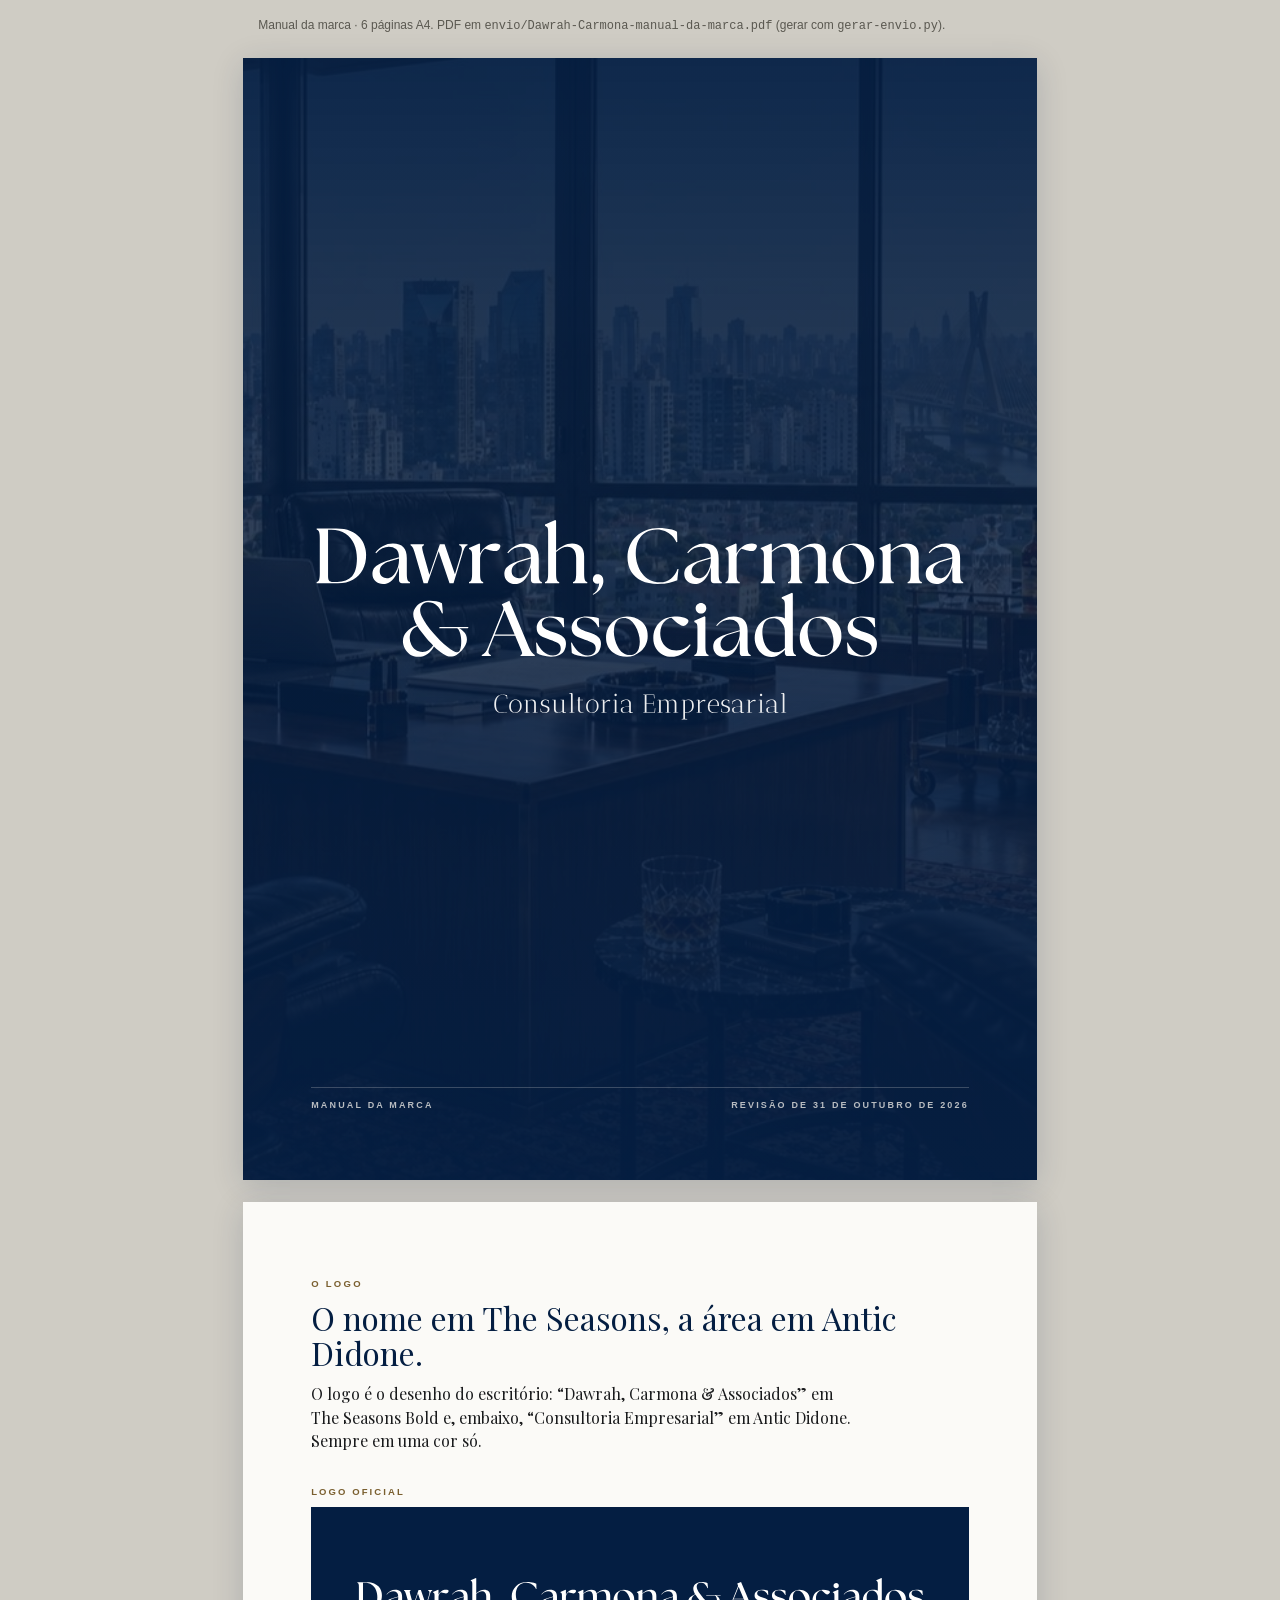
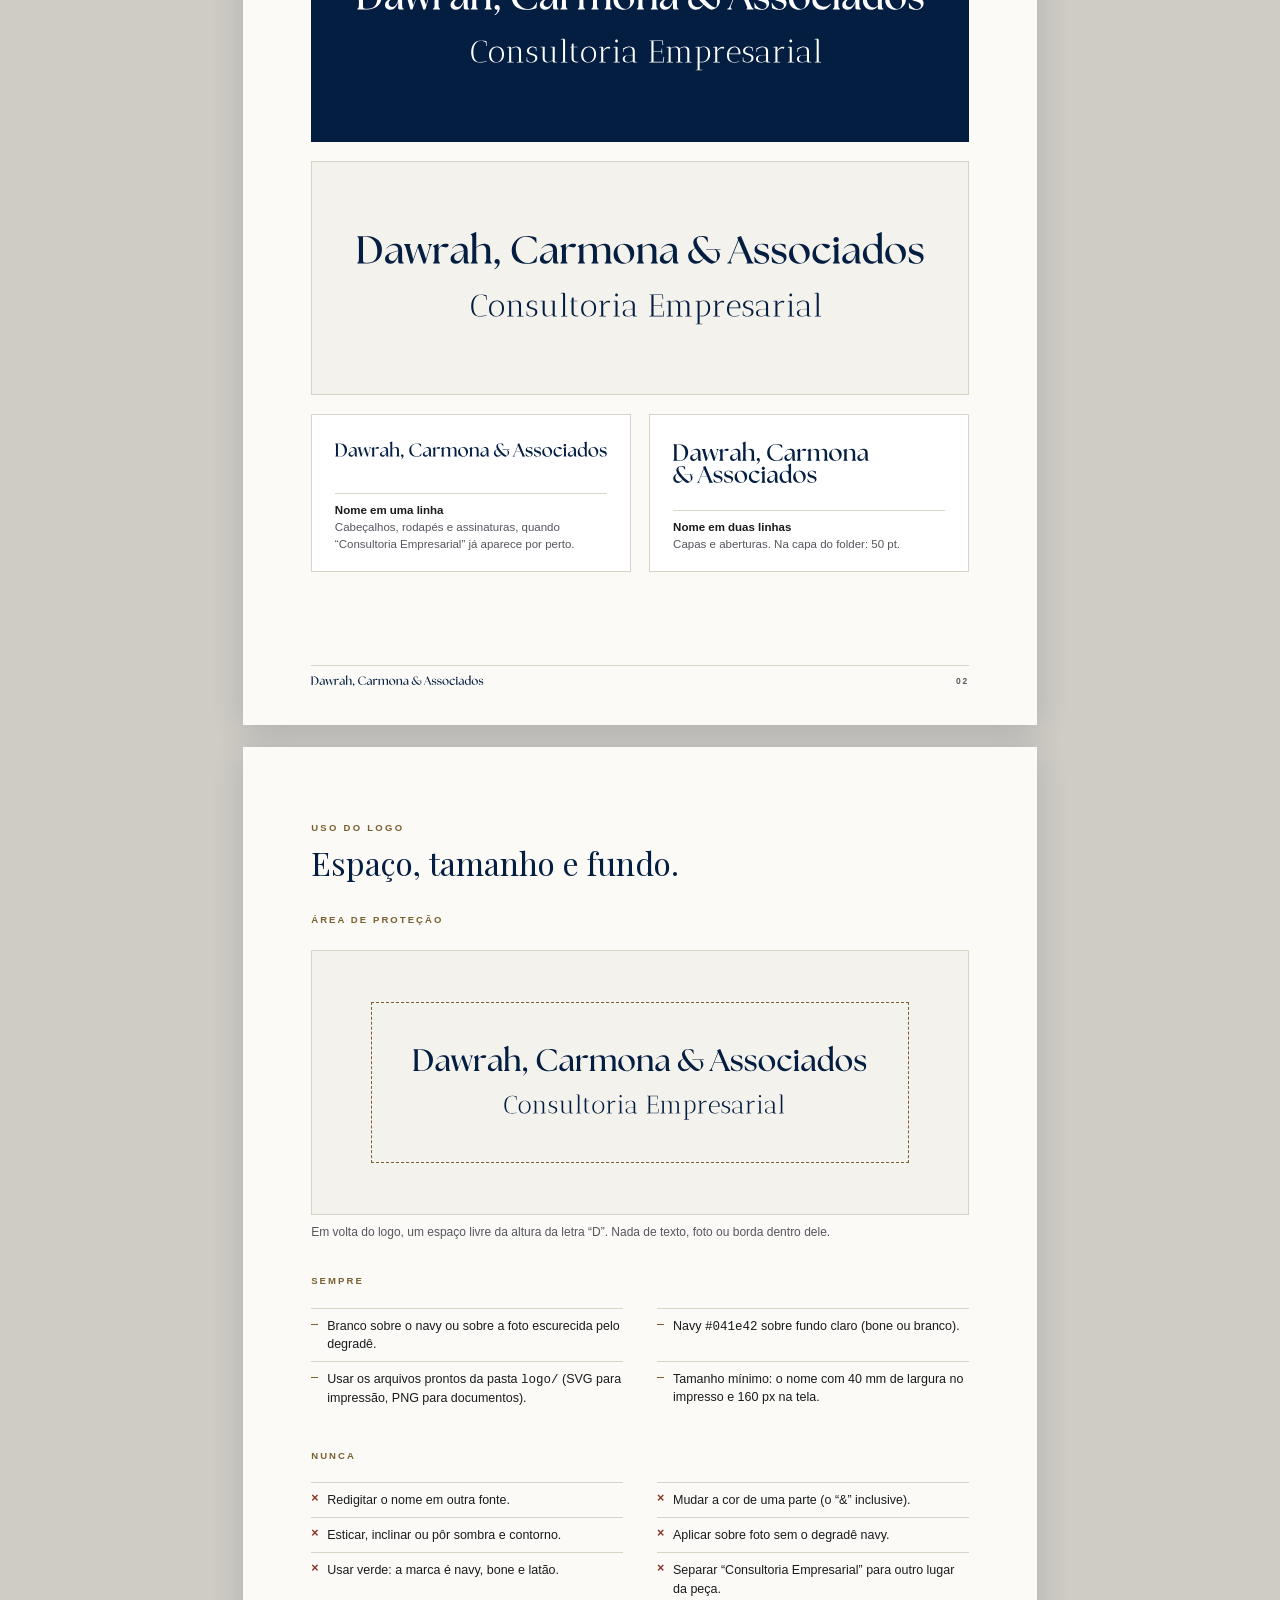
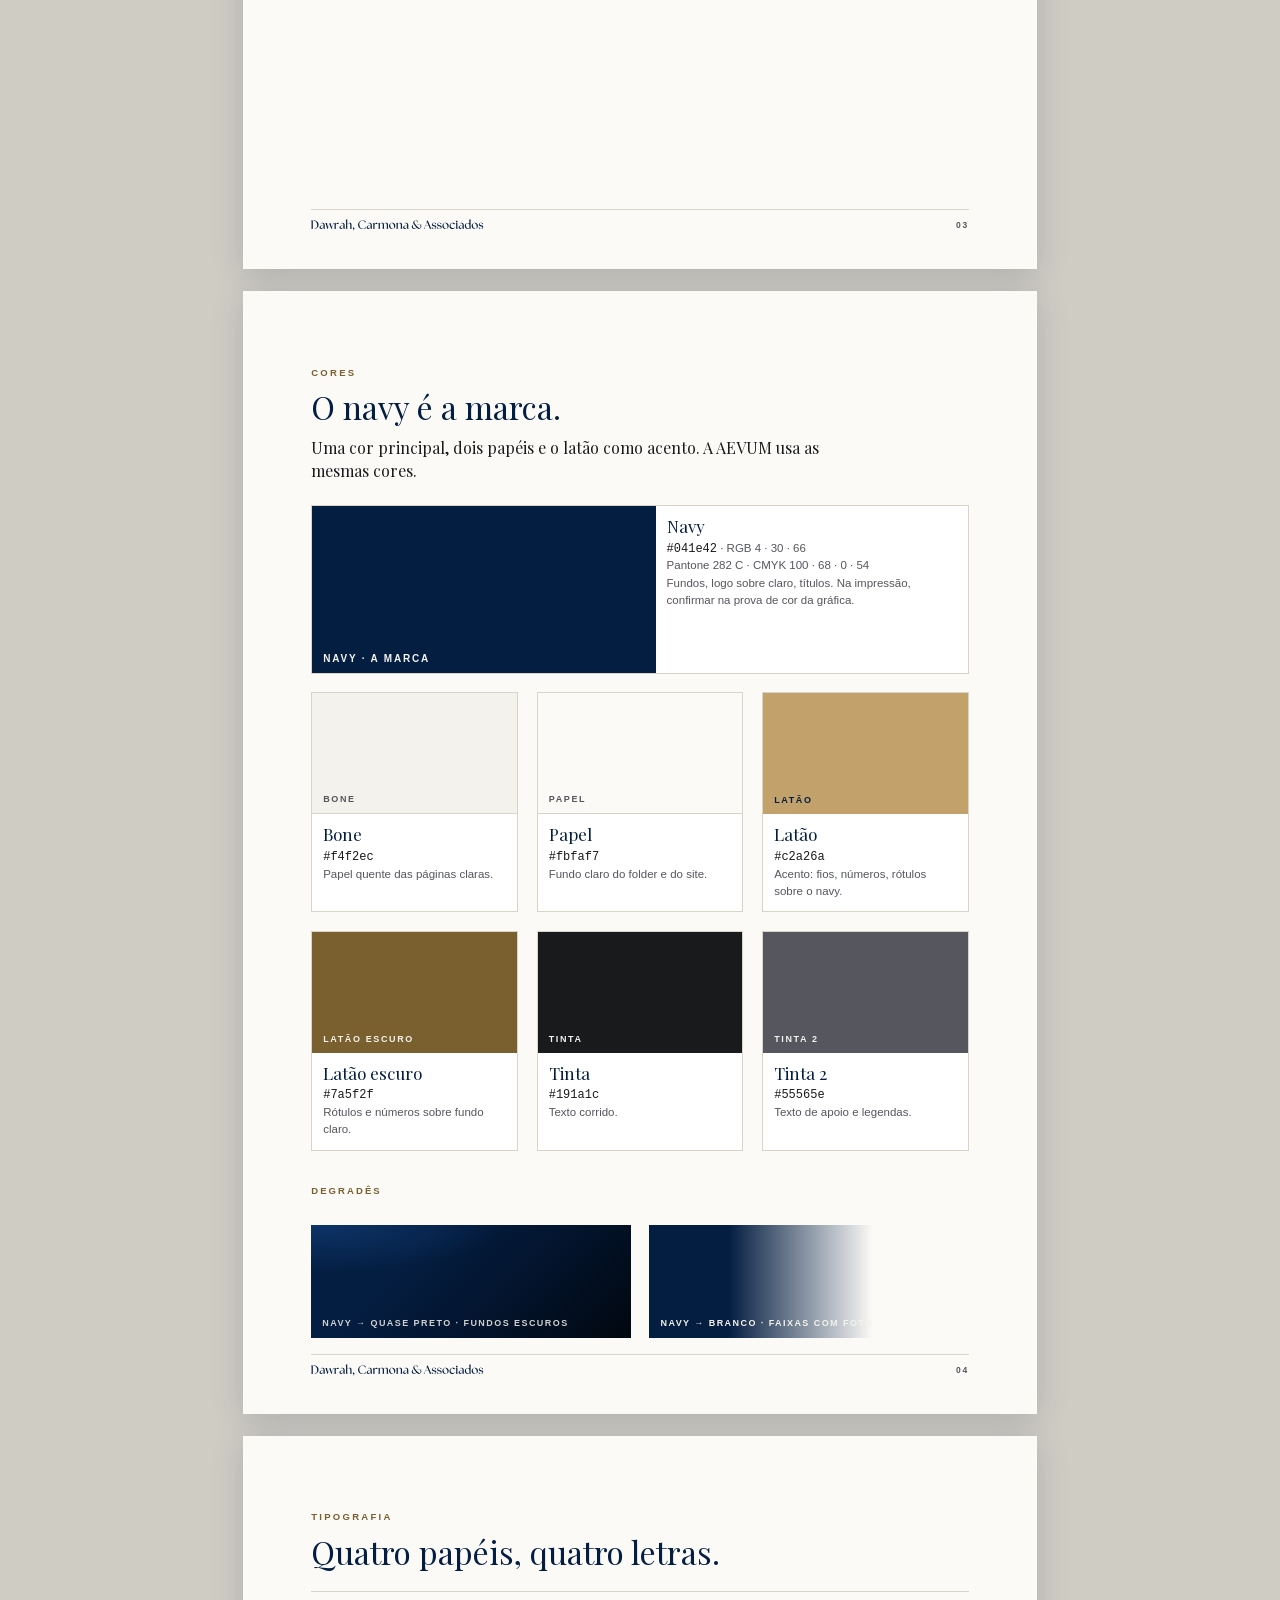
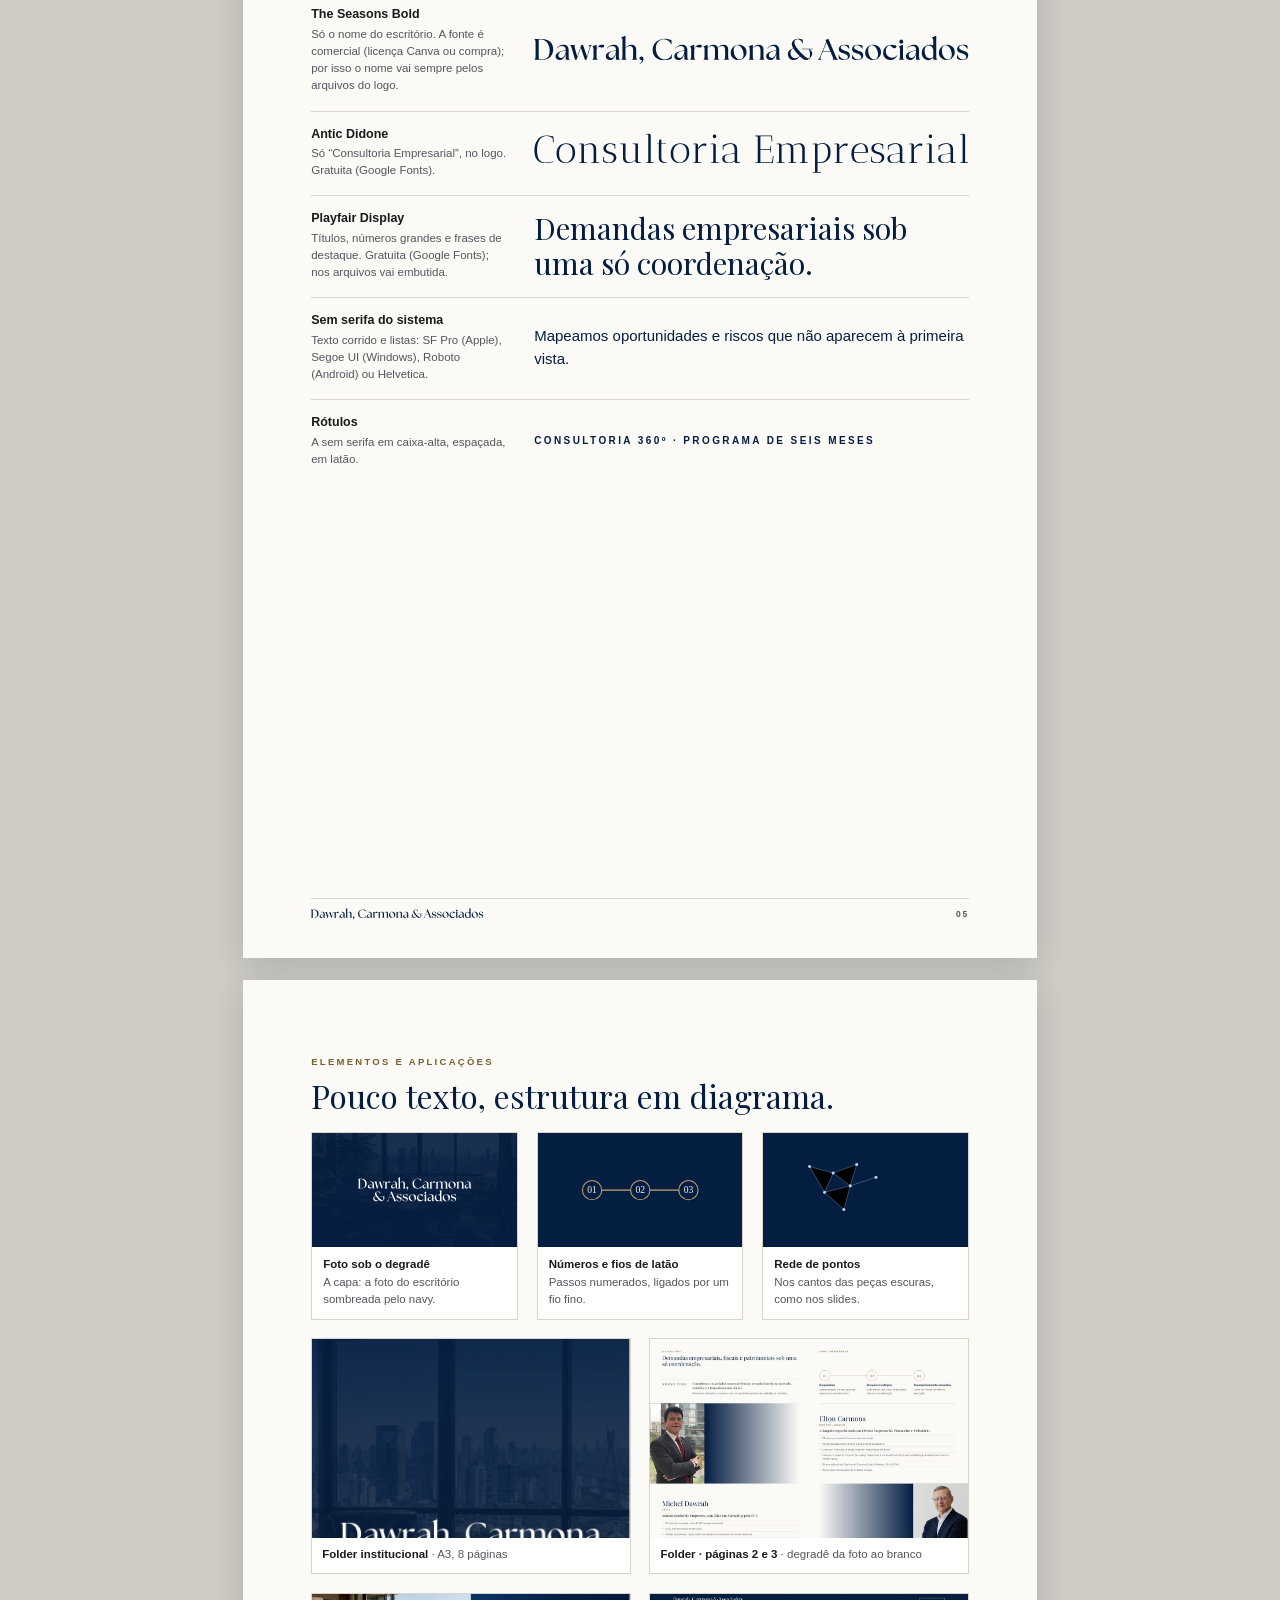
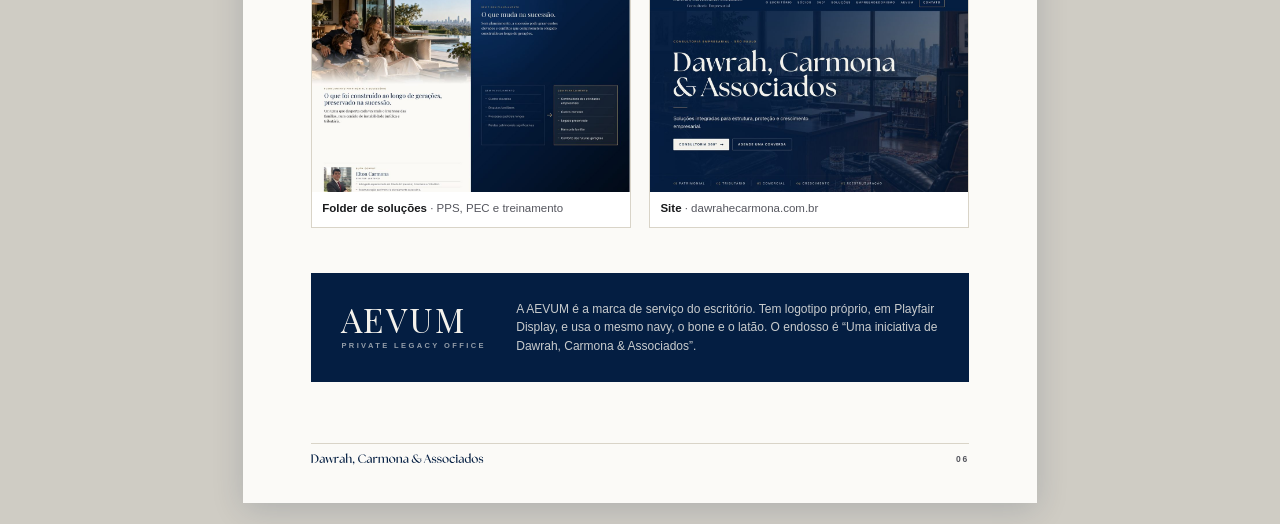
<file: manual-da-marca.html>
<!doctype html>
<html lang="pt-BR"><head><meta charset="utf-8">
<meta name="viewport" content="width=device-width,initial-scale=1">
<title>Manual da marca · Dawrah, Carmona &amp; Associados</title>
<style>
@font-face{
  font-family:"Aevum Display";
  font-style:normal;
  font-weight:400;
  font-display:block;
  src:url([data-uri]) format("woff2");
}
:root{
  --navy:#041e42; --line:rgba(244,242,236,.22);
  --bone:#f4f2ec; --paper:#fbfaf7; --white:#fff;
  --ink:#191a1c; --ink-2:#55565e; --edge:#d9d4c8;
  --brass:#c2a26a; --brass-ink:#7a5f2f;
  --serif:"Aevum Display",Didot,"Bodoni 72","Hoefler Text",Georgia,serif;
  --sans:-apple-system,BlinkMacSystemFont,"Segoe UI",Roboto,Helvetica,Arial,sans-serif;
}
*{box-sizing:border-box}
html{background:#cfccc4}
body{margin:0;color:var(--ink);font:13px/1.55 var(--sans);-webkit-font-smoothing:antialiased}
h1,h2,h3,p,ul,ol,figure{margin:0;padding:0}
ul,ol{list-style:none}
img{display:block;max-width:100%}
.page{width:210mm;height:297mm;margin:22px auto;background:var(--paper);position:relative;overflow:hidden;
  box-shadow:0 6px 30px rgba(4,30,66,.16);padding:20mm 18mm 24mm;display:flex;flex-direction:column}
.page.navy{background:var(--navy);color:rgba(244,242,236,.86)}
.eyebrow{font:600 9.5px/1.3 var(--sans);letter-spacing:.24em;text-transform:uppercase;color:var(--brass-ink)}
.navy .eyebrow{color:var(--brass)}
h2.sec{font:400 32px/1.1 var(--serif);color:var(--navy);margin-top:10px}
.lede{font:400 16px/1.45 var(--serif);color:var(--ink);margin-top:12px;max-width:34em}
.muted{color:var(--ink-2)}
.foot{position:absolute;left:18mm;right:18mm;bottom:10mm;display:flex;justify-content:space-between;align-items:center;
  padding-top:9px;border-top:1px solid var(--edge);font:600 8.5px/1 var(--sans);letter-spacing:.2em;text-transform:uppercase;color:var(--ink-2)}
.foot b{color:var(--navy);display:inline-flex}.foot b .dc-nome{height:12px}
h3.t{font:600 9.5px/1.3 var(--sans);letter-spacing:.22em;text-transform:uppercase;color:var(--brass-ink);margin:9mm 0 9px}

/* capa */
.capa{padding:0;background:linear-gradient(180deg,rgba(4,30,66,.94) 0%,rgba(4,30,66,.82) 45%,rgba(4,30,66,.97) 100%),url(img/escritorio.jpg) 62% center/cover no-repeat var(--navy);color:var(--bone)}
.capa .c{position:absolute;inset:0;display:flex;flex-direction:column;align-items:center;justify-content:center;color:#fff}
.capa .dc-2c{height:114.2pt}
.capa .dc-sub{height:21pt;margin-top:16pt;opacity:.92}
.capa .t{position:absolute;left:18mm;right:18mm;bottom:18mm;display:flex;justify-content:space-between;border-top:1px solid var(--line);padding-top:12px;
  font:600 9px/1.3 var(--sans);letter-spacing:.24em;text-transform:uppercase;color:rgba(244,242,236,.75)}

/* logo */
.painel{display:flex;align-items:center;justify-content:center;height:62mm;border:1px solid var(--edge)}
.painel.escuro{background:var(--navy);border-color:var(--navy);color:#fff}
.painel.claro{background:var(--bone);color:var(--navy)}
.painel .dc-logo{width:150mm;height:auto}
.versoes{display:grid;grid-template-columns:1fr 1fr;gap:5mm;margin-top:5mm}
.versoes figure{min-width:0;border:1px solid var(--edge);background:var(--white);padding:7mm 6mm 5mm;display:flex;flex-direction:column;gap:6mm;color:var(--navy)}
.versoes figcaption{font-size:11.5px;line-height:1.45;color:var(--ink-2);border-top:1px solid var(--edge);padding-top:8px;margin-top:auto}
.versoes figcaption b{display:block;color:var(--ink);font-weight:600}
.versoes .dc-nome{width:100%;height:auto}
.versoes .dc-2l{width:72%;height:auto}
.regras{display:grid;grid-template-columns:1fr 1fr;gap:0 9mm;margin-top:3mm}
.regras li{position:relative;padding:8px 0 8px 16px;border-top:1px solid var(--edge);font-size:12.5px;line-height:1.45}
.regras li::before{content:"";position:absolute;left:0;top:15px;width:7px;height:1px;background:var(--brass-ink)}
.regras.nao li::before{content:"×";top:6px;width:auto;height:auto;background:none;color:#8a3324;font-weight:600}

/* área de proteção */
.protecao{position:relative;display:flex;justify-content:center;align-items:center;height:70mm;background:var(--bone);border:1px solid var(--edge);margin-top:4mm}
.protecao .caixa{position:relative;padding:11mm;border:1px dashed var(--brass-ink);color:var(--navy)}
.protecao .dc-logo{width:120mm;height:auto}
.protecao .cota{position:absolute;font:600 9px/1 var(--sans);letter-spacing:.12em;color:var(--brass-ink)}

/* cores */
.cores{display:grid;grid-template-columns:repeat(3,1fr);gap:5mm;margin-top:6mm}
.cor{border:1px solid var(--edge);background:var(--white)}
.cor .chip{height:32mm;display:flex;align-items:flex-end;padding:9px 11px;font:600 9px/1 var(--sans);letter-spacing:.18em;text-transform:uppercase}
.cor .d{padding:10px 11px 11px;font-size:11.5px;line-height:1.5;color:var(--ink-2)}
.cor .d b{display:block;font:400 17px/1.2 var(--serif);color:var(--navy);margin-bottom:3px}
.cor .d code{font:12px/1.4 ui-monospace,Menlo,Consolas,monospace;color:var(--ink)}
.cor.prin{grid-column:span 3;display:grid;grid-template-columns:1.1fr 1fr}
.cor.prin .chip{height:auto;min-height:44mm;font-size:10px}
.degrades{display:grid;grid-template-columns:1fr 1fr;gap:5mm;margin-top:5mm}
.degrades div{height:30mm;display:flex;align-items:flex-end;padding:9px 11px;font:600 9px/1.3 var(--sans);letter-spacing:.16em;text-transform:uppercase;color:rgba(244,242,236,.85)}

/* tipografia */
.tipos{display:flex;flex-direction:column;margin-top:6mm}
.tipo{display:grid;grid-template-columns:52mm 1fr;gap:7mm;padding:14px 0 16px;border-top:1px solid var(--edge);align-items:center}
.tipo .k{font-size:11.5px;line-height:1.5;color:var(--ink-2)}
.tipo .k b{display:block;font:600 12.5px/1.3 var(--sans);color:var(--ink);margin-bottom:3px}
.tipo .amostra{color:var(--navy)}
.tipo .amostra .dc-nome{width:100%;height:auto}
.tipo .amostra .dc-sub{height:11mm}
.serif-am{font:400 30px/1.15 var(--serif)}
.sans-am{font:400 15px/1.5 var(--sans);color:var(--ink)}
.rot-am{font:600 10px/1.4 var(--sans);letter-spacing:.24em;text-transform:uppercase;color:var(--brass-ink)}

/* elementos e aplicações */
.elems{display:grid;grid-template-columns:repeat(3,1fr);gap:5mm;margin-top:5mm}
.elem{border:1px solid var(--edge);background:var(--white)}
.elem .v{height:30mm;display:flex;align-items:center;justify-content:center;overflow:hidden}
.elem p{padding:9px 11px 11px;font-size:11.5px;line-height:1.45;color:var(--ink-2)}
.elem p b{display:block;color:var(--ink);font-weight:600;margin-bottom:2px}
.apps{display:grid;grid-template-columns:1fr 1fr;gap:5mm;margin-top:5mm}
.apps figure{border:1px solid var(--edge);background:var(--white)}
.apps img{width:100%;aspect-ratio:16/10;object-fit:cover;object-position:top}
.apps figcaption{padding:8px 10px 9px;font-size:11.5px;color:var(--ink-2)}
.apps figcaption b{color:var(--ink);font-weight:600}
.aevum{margin-top:auto;margin-bottom:8mm;display:grid;grid-template-columns:auto 1fr;gap:8mm;align-items:center;background:var(--navy);color:rgba(244,242,236,.82);padding:7mm 8mm}
.aevum .w{font:400 34px/.9 var(--serif);letter-spacing:.06em;color:var(--bone)}
.aevum .w small{display:block;margin-top:7px;font:600 7.5px/1.3 var(--sans);letter-spacing:.32em;color:rgba(244,242,236,.6)}
.aevum p{font-size:12px;line-height:1.55}

.hint{max-width:210mm;margin:16px auto 0;padding:0 4mm;color:#5a5850;font-size:12px}
@media print{
  html{background:none}
  .hint{display:none}
  .page{margin:0;box-shadow:none}
  .page + .page{break-before:page}
  *{-webkit-print-color-adjust:exact;print-color-adjust:exact}
  @page{size:A4;margin:0}
}
</style></head><body>
<!--assinatura-->
<!-- gerado por dawrahecarmona/logo/assinatura.py — não editar à mão -->
<style>.dc-nome{display:block;aspect-ratio:862.100/60;width:auto;overflow:visible}.dc-2l{display:block;aspect-ratio:489.334/115;width:auto;overflow:visible}.dc-2c{display:block;aspect-ratio:489.334/115;width:auto;overflow:visible}.dc-sub{display:block;aspect-ratio:533.135/51;width:auto;overflow:visible}.dc-logo{display:block;aspect-ratio:862.100/143;width:auto;overflow:visible}</style>
<svg width="0" height="0" style="position:absolute" aria-hidden="true"><symbol id="dc-nome" viewBox="0 0 862.100 60"><g fill="currentColor"><path transform="translate(-2.281 49.258)" d="M 2.78125 0 L 2.78125 -0.828125 C 3.757812 -1.140625 4.394531 -1.796875 4.6875 -2.796875 C 4.988281 -3.804688 5.140625 -5.375 5.140625 -7.5 L 5.140625 -33.8125 C 5.140625 -35.9375 4.988281 -37.5 4.6875 -38.5 C 4.394531 -39.507812 3.757812 -40.171875 2.78125 -40.484375 L 2.78125 -41.3125 L 17.53125 -41.3125 C 21.78125 -41.3125 25.347656 -40.703125 28.234375 -39.484375 C 31.128906 -38.265625 33.441406 -36.660156 35.171875 -34.671875 C 36.898438 -32.679688 38.15625 -30.523438 38.9375 -28.203125 C 39.726562 -25.890625 40.125 -23.648438 40.125 -21.484375 C 40.164062 -17.234375 39.3125 -13.492188 37.5625 -10.265625 C 35.8125 -7.035156 33.332031 -4.515625 30.125 -2.703125 C 26.914062 -0.898438 23.148438 0 18.828125 0 Z M 11.390625 -5.25 C 11.390625 -3.875 11.625 -2.8125 12.09375 -2.0625 C 12.570312 -1.3125 13.613281 -0.9375 15.21875 -0.9375 L 18.40625 -0.9375 C 23.164062 -0.9375 26.816406 -2.300781 29.359375 -5.03125 C 31.898438 -7.769531 33.171875 -12.289062 33.171875 -18.59375 C 33.171875 -22.644531 32.460938 -26.3125 31.046875 -29.59375 C 29.628906 -32.882812 27.492188 -35.5 24.640625 -37.4375 C 21.785156 -39.382812 18.15625 -40.359375 13.75 -40.359375 L 11.390625 -40.359375 Z M 11.390625 -5.25"/><path transform="translate(40.848 49.258)" d="M 24.203125 0 C 22.617188 0 21.828125 -0.785156 21.828125 -2.359375 L 21.828125 -12.09375 C 21.285156 -9.8125 20.460938 -7.707031 19.359375 -5.78125 C 18.253906 -3.851562 16.894531 -2.304688 15.28125 -1.140625 C 13.664062 0.0117188 11.835938 0.59375 9.796875 0.59375 C 7.628906 0.59375 5.75 -0.0703125 4.15625 -1.40625 C 2.5625 -2.75 1.765625 -4.660156 1.765625 -7.140625 C 1.765625 -9.179688 2.382812 -10.84375 3.625 -12.125 C 4.863281 -13.40625 6.503906 -14.476562 8.546875 -15.34375 C 10.597656 -16.207031 12.84375 -16.972656 15.28125 -17.640625 L 21.828125 -19.53125 C 21.796875 -22.445312 21.0625 -24.523438 19.625 -25.765625 C 18.1875 -27.003906 16.363281 -27.625 14.15625 -27.625 C 12.507812 -27.625 10.878906 -27.238281 9.265625 -26.46875 C 7.648438 -25.695312 6.097656 -24.410156 4.609375 -22.609375 L 4.015625 -23.140625 C 5.660156 -25.179688 7.601562 -26.820312 9.84375 -28.0625 C 12.09375 -29.300781 14.554688 -29.921875 17.234375 -29.921875 C 20.816406 -29.921875 23.460938 -28.984375 25.171875 -27.109375 C 26.878906 -25.242188 27.734375 -22.503906 27.734375 -18.890625 L 27.734375 -7.5 C 27.734375 -5.375 27.878906 -3.804688 28.171875 -2.796875 C 28.472656 -1.796875 29.113281 -1.140625 30.09375 -0.828125 L 30.09375 0 Z M 7.265625 -9.203125 C 7.265625 -7.273438 7.84375 -5.878906 9 -5.015625 C 10.15625 -4.148438 11.40625 -3.71875 12.75 -3.71875 C 14.207031 -3.71875 15.492188 -4.160156 16.609375 -5.046875 C 17.734375 -5.929688 18.675781 -7.070312 19.4375 -8.46875 C 20.207031 -9.863281 20.796875 -11.328125 21.203125 -12.859375 C 21.617188 -14.398438 21.828125 -15.835938 21.828125 -17.171875 L 21.828125 -18.703125 L 15.515625 -16.875 C 14.804688 -16.675781 13.988281 -16.390625 13.0625 -16.015625 C 12.144531 -15.648438 11.242188 -15.171875 10.359375 -14.578125 C 9.472656 -13.984375 8.734375 -13.242188 8.140625 -12.359375 C 7.554688 -11.472656 7.265625 -10.421875 7.265625 -9.203125 Z M 7.265625 -9.203125"/><path transform="translate(72.118 49.258)" d="M 2.65625 -22.3125 C 2.0625 -24.351562 1.519531 -25.851562 1.03125 -26.8125 C 0.539062 -27.78125 -0.0351562 -28.40625 -0.703125 -28.6875 L -0.703125 -29.5 L 9.390625 -29.5 L 9.390625 -28.6875 C 8.398438 -28.363281 7.953125 -27.726562 8.046875 -26.78125 C 8.148438 -25.84375 8.476562 -24.351562 9.03125 -22.3125 L 13.515625 -6.484375 L 21.421875 -29.5 L 25.015625 -29.5 L 32.8125 -6.734375 L 37.46875 -22.3125 C 38.0625 -24.351562 38.21875 -25.863281 37.9375 -26.84375 C 37.664062 -27.832031 37.019531 -28.445312 36 -28.6875 L 36 -29.5 L 42.3125 -29.5 L 42.3125 -28.6875 C 41.445312 -28.40625 40.738281 -27.78125 40.1875 -26.8125 C 39.632812 -25.851562 39.066406 -24.351562 38.484375 -22.3125 L 31.75 0 L 28.734375 0 L 20.53125 -24.140625 L 12.15625 0 L 9.140625 0 Z M 2.65625 -22.3125"/><path transform="translate(113.889 49.258)" d="M 1.65625 0 L 1.65625 -0.828125 C 2.632812 -1.140625 3.269531 -1.796875 3.5625 -2.796875 C 3.863281 -3.804688 4.015625 -5.375 4.015625 -7.5 L 4.015625 -21.0625 C 4.015625 -22.800781 3.804688 -23.941406 3.390625 -24.484375 C 2.984375 -25.035156 2.40625 -25.472656 1.65625 -25.796875 L 1.65625 -26.609375 L 9.4375 -30.03125 L 10.03125 -29.5625 L 10.03125 -22.421875 C 10.9375 -24.546875 12.375 -26.28125 14.34375 -27.625 C 15.445312 -28.40625 16.578125 -28.984375 17.734375 -29.359375 C 18.890625 -29.734375 20.175781 -29.921875 21.59375 -29.921875 C 22.625 -29.921875 23.507812 -29.78125 24.25 -29.5 C 25 -29.226562 25.375 -28.78125 25.375 -28.15625 C 25.375 -27.71875 25.222656 -27.191406 24.921875 -26.578125 C 24.628906 -25.972656 24.1875 -25.441406 23.59375 -24.984375 C 23.007812 -24.535156 22.265625 -24.3125 21.359375 -24.3125 C 20.535156 -24.3125 19.523438 -24.457031 18.328125 -24.75 C 17.128906 -25.050781 15.582031 -25.492188 13.6875 -26.078125 C 12.9375 -25.453125 12.160156 -24.53125 11.359375 -23.3125 C 10.554688 -22.09375 10.113281 -20.734375 10.03125 -19.234375 L 10.03125 -7.5 C 10.03125 -5.375 10.175781 -3.804688 10.46875 -2.796875 C 10.769531 -1.796875 11.410156 -1.140625 12.390625 -0.828125 L 12.390625 0 Z M 1.65625 0"/><path transform="translate(140.498 49.258)" d="M 24.203125 0 C 22.617188 0 21.828125 -0.785156 21.828125 -2.359375 L 21.828125 -12.09375 C 21.285156 -9.8125 20.460938 -7.707031 19.359375 -5.78125 C 18.253906 -3.851562 16.894531 -2.304688 15.28125 -1.140625 C 13.664062 0.0117188 11.835938 0.59375 9.796875 0.59375 C 7.628906 0.59375 5.75 -0.0703125 4.15625 -1.40625 C 2.5625 -2.75 1.765625 -4.660156 1.765625 -7.140625 C 1.765625 -9.179688 2.382812 -10.84375 3.625 -12.125 C 4.863281 -13.40625 6.503906 -14.476562 8.546875 -15.34375 C 10.597656 -16.207031 12.84375 -16.972656 15.28125 -17.640625 L 21.828125 -19.53125 C 21.796875 -22.445312 21.0625 -24.523438 19.625 -25.765625 C 18.1875 -27.003906 16.363281 -27.625 14.15625 -27.625 C 12.507812 -27.625 10.878906 -27.238281 9.265625 -26.46875 C 7.648438 -25.695312 6.097656 -24.410156 4.609375 -22.609375 L 4.015625 -23.140625 C 5.660156 -25.179688 7.601562 -26.820312 9.84375 -28.0625 C 12.09375 -29.300781 14.554688 -29.921875 17.234375 -29.921875 C 20.816406 -29.921875 23.460938 -28.984375 25.171875 -27.109375 C 26.878906 -25.242188 27.734375 -22.503906 27.734375 -18.890625 L 27.734375 -7.5 C 27.734375 -5.375 27.878906 -3.804688 28.171875 -2.796875 C 28.472656 -1.796875 29.113281 -1.140625 30.09375 -0.828125 L 30.09375 0 Z M 7.265625 -9.203125 C 7.265625 -7.273438 7.84375 -5.878906 9 -5.015625 C 10.15625 -4.148438 11.40625 -3.71875 12.75 -3.71875 C 14.207031 -3.71875 15.492188 -4.160156 16.609375 -5.046875 C 17.734375 -5.929688 18.675781 -7.070312 19.4375 -8.46875 C 20.207031 -9.863281 20.796875 -11.328125 21.203125 -12.859375 C 21.617188 -14.398438 21.828125 -15.835938 21.828125 -17.171875 L 21.828125 -18.703125 L 15.515625 -16.875 C 14.804688 -16.675781 13.988281 -16.390625 13.0625 -16.015625 C 12.144531 -15.648438 11.242188 -15.171875 10.359375 -14.578125 C 9.472656 -13.984375 8.734375 -13.242188 8.140625 -12.359375 C 7.554688 -11.472656 7.265625 -10.421875 7.265625 -9.203125 Z M 7.265625 -9.203125"/><path transform="translate(171.768 49.258)" d="M 1.1875 0 L 1.1875 -0.828125 C 2.164062 -1.140625 2.800781 -1.796875 3.09375 -2.796875 C 3.394531 -3.804688 3.546875 -5.375 3.546875 -7.5 L 3.546875 -38.765625 C 3.546875 -40.503906 3.335938 -41.644531 2.921875 -42.1875 C 2.503906 -42.738281 1.925781 -43.175781 1.1875 -43.5 L 1.1875 -44.328125 L 8.96875 -47.75 L 9.5625 -47.265625 L 9.5625 -24.609375 C 11.175781 -25.941406 13.023438 -27.160156 15.109375 -28.265625 C 17.191406 -29.367188 19.375 -29.921875 21.65625 -29.921875 C 24.375 -29.921875 26.566406 -29.160156 28.234375 -27.640625 C 29.910156 -26.128906 30.75 -23.644531 30.75 -20.1875 L 30.75 -7.5 C 30.75 -5.375 30.894531 -3.804688 31.1875 -2.796875 C 31.476562 -1.796875 32.117188 -1.140625 33.109375 -0.828125 L 33.109375 0 L 22.359375 0 L 22.359375 -0.828125 C 23.347656 -1.140625 23.988281 -1.796875 24.28125 -2.796875 C 24.582031 -3.804688 24.734375 -5.375 24.734375 -7.5 L 24.734375 -19.125 C 24.734375 -21.800781 24.171875 -23.875 23.046875 -25.34375 C 21.921875 -26.820312 20.257812 -27.5625 18.0625 -27.5625 C 16.6875 -27.5625 15.328125 -27.222656 13.984375 -26.546875 C 12.648438 -25.878906 11.175781 -24.898438 9.5625 -23.609375 L 9.5625 -7.5 C 9.5625 -5.375 9.707031 -3.804688 10 -2.796875 C 10.300781 -1.796875 10.941406 -1.140625 11.921875 -0.828125 L 11.921875 0 Z M 1.1875 0"/><path transform="translate(206.046 49.258)" d="M 2.953125 8.140625 C 4.484375 7.390625 5.648438 6.265625 6.453125 4.765625 C 7.265625 3.273438 7.726562 1.765625 7.84375 0.234375 C 7.613281 0.273438 7.378906 0.320312 7.140625 0.375 C 6.898438 0.4375 6.644531 0.46875 6.375 0.46875 C 5.425781 0.46875 4.632812 0.152344 4 -0.46875 C 3.375 -1.101562 3.0625 -1.890625 3.0625 -2.828125 C 3.0625 -3.972656 3.394531 -4.910156 4.0625 -5.640625 C 4.738281 -6.367188 5.628906 -6.734375 6.734375 -6.734375 C 7.984375 -6.734375 9.003906 -6.335938 9.796875 -5.546875 C 10.585938 -4.753906 10.984375 -3.492188 10.984375 -1.765625 C 10.984375 -0.191406 10.578125 1.316406 9.765625 2.765625 C 8.960938 4.222656 7.96875 5.472656 6.78125 6.515625 C 5.601562 7.554688 4.425781 8.296875 3.25 8.734375 Z M 2.953125 8.140625"/><path transform="translate(232.065 49.258)" d="M 25.96875 0.59375 C 21.28125 0.59375 17.222656 -0.203125 13.796875 -1.796875 C 10.378906 -3.390625 7.753906 -5.710938 5.921875 -8.765625 C 4.097656 -11.816406 3.1875 -15.546875 3.1875 -19.953125 C 3.1875 -22.941406 3.742188 -25.742188 4.859375 -28.359375 C 5.984375 -30.972656 7.597656 -33.28125 9.703125 -35.28125 C 11.804688 -37.289062 14.320312 -38.863281 17.25 -40 C 20.1875 -41.144531 23.46875 -41.71875 27.09375 -41.71875 C 28.539062 -41.71875 30.117188 -41.617188 31.828125 -41.421875 C 33.546875 -41.234375 35.179688 -40.929688 36.734375 -40.515625 C 38.285156 -40.097656 39.578125 -39.535156 40.609375 -38.828125 L 40.84375 -31.046875 L 40.125 -30.859375 C 39.34375 -32.910156 38.179688 -34.648438 36.640625 -36.078125 C 35.109375 -37.515625 33.390625 -38.628906 31.484375 -39.421875 C 29.578125 -40.210938 27.597656 -40.609375 25.546875 -40.609375 C 22.398438 -40.609375 19.617188 -39.914062 17.203125 -38.53125 C 14.785156 -37.15625 12.882812 -35.140625 11.5 -32.484375 C 10.125 -29.828125 9.4375 -26.535156 9.4375 -22.609375 C 9.4375 -19.773438 9.847656 -17.039062 10.671875 -14.40625 C 11.503906 -11.769531 12.695312 -9.414062 14.25 -7.34375 C 15.800781 -5.28125 17.707031 -3.648438 19.96875 -2.453125 C 22.238281 -1.253906 24.804688 -0.65625 27.671875 -0.65625 C 30.984375 -0.65625 33.757812 -1.578125 36 -3.421875 C 38.238281 -5.273438 39.890625 -7.734375 40.953125 -10.796875 L 41.71875 -10.6875 L 40.78125 -2.25 C 39.207031 -1.539062 37.25 -0.890625 34.90625 -0.296875 C 32.5625 0.292969 29.582031 0.59375 25.96875 0.59375 Z M 25.96875 0.59375"/><path transform="translate(276.374 49.258)" d="M 24.203125 0 C 22.617188 0 21.828125 -0.785156 21.828125 -2.359375 L 21.828125 -12.09375 C 21.285156 -9.8125 20.460938 -7.707031 19.359375 -5.78125 C 18.253906 -3.851562 16.894531 -2.304688 15.28125 -1.140625 C 13.664062 0.0117188 11.835938 0.59375 9.796875 0.59375 C 7.628906 0.59375 5.75 -0.0703125 4.15625 -1.40625 C 2.5625 -2.75 1.765625 -4.660156 1.765625 -7.140625 C 1.765625 -9.179688 2.382812 -10.84375 3.625 -12.125 C 4.863281 -13.40625 6.503906 -14.476562 8.546875 -15.34375 C 10.597656 -16.207031 12.84375 -16.972656 15.28125 -17.640625 L 21.828125 -19.53125 C 21.796875 -22.445312 21.0625 -24.523438 19.625 -25.765625 C 18.1875 -27.003906 16.363281 -27.625 14.15625 -27.625 C 12.507812 -27.625 10.878906 -27.238281 9.265625 -26.46875 C 7.648438 -25.695312 6.097656 -24.410156 4.609375 -22.609375 L 4.015625 -23.140625 C 5.660156 -25.179688 7.601562 -26.820312 9.84375 -28.0625 C 12.09375 -29.300781 14.554688 -29.921875 17.234375 -29.921875 C 20.816406 -29.921875 23.460938 -28.984375 25.171875 -27.109375 C 26.878906 -25.242188 27.734375 -22.503906 27.734375 -18.890625 L 27.734375 -7.5 C 27.734375 -5.375 27.878906 -3.804688 28.171875 -2.796875 C 28.472656 -1.796875 29.113281 -1.140625 30.09375 -0.828125 L 30.09375 0 Z M 7.265625 -9.203125 C 7.265625 -7.273438 7.84375 -5.878906 9 -5.015625 C 10.15625 -4.148438 11.40625 -3.71875 12.75 -3.71875 C 14.207031 -3.71875 15.492188 -4.160156 16.609375 -5.046875 C 17.734375 -5.929688 18.675781 -7.070312 19.4375 -8.46875 C 20.207031 -9.863281 20.796875 -11.328125 21.203125 -12.859375 C 21.617188 -14.398438 21.828125 -15.835938 21.828125 -17.171875 L 21.828125 -18.703125 L 15.515625 -16.875 C 14.804688 -16.675781 13.988281 -16.390625 13.0625 -16.015625 C 12.144531 -15.648438 11.242188 -15.171875 10.359375 -14.578125 C 9.472656 -13.984375 8.734375 -13.242188 8.140625 -12.359375 C 7.554688 -11.472656 7.265625 -10.421875 7.265625 -9.203125 Z M 7.265625 -9.203125"/><path transform="translate(307.643 49.258)" d="M 1.65625 0 L 1.65625 -0.828125 C 2.632812 -1.140625 3.269531 -1.796875 3.5625 -2.796875 C 3.863281 -3.804688 4.015625 -5.375 4.015625 -7.5 L 4.015625 -21.0625 C 4.015625 -22.800781 3.804688 -23.941406 3.390625 -24.484375 C 2.984375 -25.035156 2.40625 -25.472656 1.65625 -25.796875 L 1.65625 -26.609375 L 9.4375 -30.03125 L 10.03125 -29.5625 L 10.03125 -22.421875 C 10.9375 -24.546875 12.375 -26.28125 14.34375 -27.625 C 15.445312 -28.40625 16.578125 -28.984375 17.734375 -29.359375 C 18.890625 -29.734375 20.175781 -29.921875 21.59375 -29.921875 C 22.625 -29.921875 23.507812 -29.78125 24.25 -29.5 C 25 -29.226562 25.375 -28.78125 25.375 -28.15625 C 25.375 -27.71875 25.222656 -27.191406 24.921875 -26.578125 C 24.628906 -25.972656 24.1875 -25.441406 23.59375 -24.984375 C 23.007812 -24.535156 22.265625 -24.3125 21.359375 -24.3125 C 20.535156 -24.3125 19.523438 -24.457031 18.328125 -24.75 C 17.128906 -25.050781 15.582031 -25.492188 13.6875 -26.078125 C 12.9375 -25.453125 12.160156 -24.53125 11.359375 -23.3125 C 10.554688 -22.09375 10.113281 -20.734375 10.03125 -19.234375 L 10.03125 -7.5 C 10.03125 -5.375 10.175781 -3.804688 10.46875 -2.796875 C 10.769531 -1.796875 11.410156 -1.140625 12.390625 -0.828125 L 12.390625 0 Z M 1.65625 0"/><path transform="translate(334.252 49.258)" d="M 1.65625 0 L 1.65625 -0.828125 C 2.632812 -1.140625 3.269531 -1.796875 3.5625 -2.796875 C 3.863281 -3.804688 4.015625 -5.375 4.015625 -7.5 L 4.015625 -21.0625 C 4.015625 -22.800781 3.804688 -23.941406 3.390625 -24.484375 C 2.984375 -25.035156 2.40625 -25.472656 1.65625 -25.796875 L 1.65625 -26.609375 L 9.4375 -30.03125 L 10.03125 -29.5625 L 10.03125 -24.609375 C 11.644531 -25.941406 13.492188 -27.160156 15.578125 -28.265625 C 17.660156 -29.367188 19.84375 -29.921875 22.125 -29.921875 C 24.21875 -29.921875 25.929688 -29.5 27.265625 -28.65625 C 28.597656 -27.8125 29.539062 -26.441406 30.09375 -24.546875 C 31.707031 -25.890625 33.566406 -27.117188 35.671875 -28.234375 C 37.773438 -29.359375 39.988281 -29.921875 42.3125 -29.921875 C 45.03125 -29.921875 47.125 -29.160156 48.59375 -27.640625 C 50.070312 -26.128906 50.8125 -23.644531 50.8125 -20.1875 L 50.8125 -7.5 C 50.8125 -5.375 50.957031 -3.804688 51.25 -2.796875 C 51.550781 -1.796875 52.191406 -1.140625 53.171875 -0.828125 L 53.171875 0 L 42.4375 0 L 42.4375 -0.828125 C 43.414062 -1.140625 44.050781 -1.796875 44.34375 -2.796875 C 44.644531 -3.804688 44.796875 -5.375 44.796875 -7.5 L 44.796875 -19.125 C 44.796875 -21.800781 44.332031 -23.875 43.40625 -25.34375 C 42.476562 -26.820312 40.914062 -27.5625 38.71875 -27.5625 C 37.34375 -27.5625 35.984375 -27.234375 34.640625 -26.578125 C 33.304688 -25.929688 31.851562 -24.976562 30.28125 -23.71875 C 30.507812 -22.65625 30.625 -21.476562 30.625 -20.1875 L 30.625 -7.5 C 30.625 -5.375 30.769531 -3.804688 31.0625 -2.796875 C 31.363281 -1.796875 32.003906 -1.140625 32.984375 -0.828125 L 32.984375 0 L 22.25 0 L 22.25 -0.828125 C 23.226562 -1.140625 23.863281 -1.796875 24.15625 -2.796875 C 24.457031 -3.804688 24.609375 -5.375 24.609375 -7.5 L 24.609375 -19.125 C 24.609375 -21.800781 24.144531 -23.875 23.21875 -25.34375 C 22.289062 -26.820312 20.726562 -27.5625 18.53125 -27.5625 C 17.15625 -27.5625 15.796875 -27.222656 14.453125 -26.546875 C 13.117188 -25.878906 11.644531 -24.898438 10.03125 -23.609375 L 10.03125 -7.5 C 10.03125 -5.375 10.175781 -3.804688 10.46875 -2.796875 C 10.769531 -1.796875 11.410156 -1.140625 12.390625 -0.828125 L 12.390625 0 Z M 1.65625 0"/><path transform="translate(388.296 49.258)" d="M 17.59375 0.59375 C 15.65625 0.59375 13.753906 0.304688 11.890625 -0.265625 C 10.023438 -0.835938 8.332031 -1.722656 6.8125 -2.921875 C 5.300781 -4.117188 4.09375 -5.628906 3.1875 -7.453125 C 2.28125 -9.285156 1.828125 -11.460938 1.828125 -13.984375 C 1.828125 -16.390625 2.257812 -18.5625 3.125 -20.5 C 3.988281 -22.445312 5.164062 -24.117188 6.65625 -25.515625 C 8.15625 -26.921875 9.847656 -28.003906 11.734375 -28.765625 C 13.628906 -29.535156 15.582031 -29.921875 17.59375 -29.921875 C 19.4375 -29.921875 21.269531 -29.644531 23.09375 -29.09375 C 24.925781 -28.539062 26.617188 -27.664062 28.171875 -26.46875 C 29.734375 -25.269531 30.972656 -23.742188 31.890625 -21.890625 C 32.816406 -20.046875 33.28125 -17.820312 33.28125 -15.21875 C 33.28125 -12.707031 32.796875 -10.46875 31.828125 -8.5 C 30.867188 -6.53125 29.613281 -4.875 28.0625 -3.53125 C 26.507812 -2.195312 24.804688 -1.175781 22.953125 -0.46875 C 21.109375 0.238281 19.320312 0.59375 17.59375 0.59375 Z M 7.734375 -18.40625 C 7.734375 -16.675781 7.988281 -14.785156 8.5 -12.734375 C 9.007812 -10.691406 9.765625 -8.753906 10.765625 -6.921875 C 11.773438 -5.097656 13.023438 -3.601562 14.515625 -2.4375 C 16.015625 -1.28125 17.726562 -0.703125 19.65625 -0.703125 C 21.582031 -0.703125 23.101562 -1.191406 24.21875 -2.171875 C 25.34375 -3.160156 26.140625 -4.421875 26.609375 -5.953125 C 27.085938 -7.492188 27.328125 -9.085938 27.328125 -10.734375 C 27.328125 -12.628906 27.019531 -14.644531 26.40625 -16.78125 C 25.800781 -18.925781 24.9375 -20.941406 23.8125 -22.828125 C 22.6875 -24.722656 21.335938 -26.226562 19.765625 -27.34375 C 18.191406 -28.46875 16.460938 -28.929688 14.578125 -28.734375 C 12.890625 -28.578125 11.539062 -28 10.53125 -27 C 9.53125 -26 8.8125 -24.738281 8.375 -23.21875 C 7.945312 -21.707031 7.734375 -20.101562 7.734375 -18.40625 Z M 7.734375 -18.40625"/><path transform="translate(423.990 49.258)" d="M 1.65625 0 L 1.65625 -0.828125 C 2.632812 -1.140625 3.269531 -1.796875 3.5625 -2.796875 C 3.863281 -3.804688 4.015625 -5.375 4.015625 -7.5 L 4.015625 -21.0625 C 4.015625 -22.800781 3.804688 -23.941406 3.390625 -24.484375 C 2.984375 -25.035156 2.40625 -25.472656 1.65625 -25.796875 L 1.65625 -26.609375 L 9.4375 -30.03125 L 10.03125 -29.5625 L 10.03125 -24.609375 C 11.644531 -25.941406 13.492188 -27.160156 15.578125 -28.265625 C 17.660156 -29.367188 19.84375 -29.921875 22.125 -29.921875 C 24.84375 -29.921875 27.035156 -29.160156 28.703125 -27.640625 C 30.378906 -26.128906 31.21875 -23.644531 31.21875 -20.1875 L 31.21875 -7.5 C 31.21875 -5.375 31.363281 -3.804688 31.65625 -2.796875 C 31.957031 -1.796875 32.597656 -1.140625 33.578125 -0.828125 L 33.578125 0 L 22.84375 0 L 22.84375 -0.828125 C 23.820312 -1.140625 24.457031 -1.796875 24.75 -2.796875 C 25.050781 -3.804688 25.203125 -5.375 25.203125 -7.5 L 25.203125 -19.125 C 25.203125 -21.800781 24.640625 -23.875 23.515625 -25.34375 C 22.390625 -26.820312 20.726562 -27.5625 18.53125 -27.5625 C 17.15625 -27.5625 15.796875 -27.222656 14.453125 -26.546875 C 13.117188 -25.878906 11.644531 -24.898438 10.03125 -23.609375 L 10.03125 -7.5 C 10.03125 -5.375 10.175781 -3.804688 10.46875 -2.796875 C 10.769531 -1.796875 11.410156 -1.140625 12.390625 -0.828125 L 12.390625 0 Z M 1.65625 0"/><path transform="translate(458.741 49.258)" d="M 24.203125 0 C 22.617188 0 21.828125 -0.785156 21.828125 -2.359375 L 21.828125 -12.09375 C 21.285156 -9.8125 20.460938 -7.707031 19.359375 -5.78125 C 18.253906 -3.851562 16.894531 -2.304688 15.28125 -1.140625 C 13.664062 0.0117188 11.835938 0.59375 9.796875 0.59375 C 7.628906 0.59375 5.75 -0.0703125 4.15625 -1.40625 C 2.5625 -2.75 1.765625 -4.660156 1.765625 -7.140625 C 1.765625 -9.179688 2.382812 -10.84375 3.625 -12.125 C 4.863281 -13.40625 6.503906 -14.476562 8.546875 -15.34375 C 10.597656 -16.207031 12.84375 -16.972656 15.28125 -17.640625 L 21.828125 -19.53125 C 21.796875 -22.445312 21.0625 -24.523438 19.625 -25.765625 C 18.1875 -27.003906 16.363281 -27.625 14.15625 -27.625 C 12.507812 -27.625 10.878906 -27.238281 9.265625 -26.46875 C 7.648438 -25.695312 6.097656 -24.410156 4.609375 -22.609375 L 4.015625 -23.140625 C 5.660156 -25.179688 7.601562 -26.820312 9.84375 -28.0625 C 12.09375 -29.300781 14.554688 -29.921875 17.234375 -29.921875 C 20.816406 -29.921875 23.460938 -28.984375 25.171875 -27.109375 C 26.878906 -25.242188 27.734375 -22.503906 27.734375 -18.890625 L 27.734375 -7.5 C 27.734375 -5.375 27.878906 -3.804688 28.171875 -2.796875 C 28.472656 -1.796875 29.113281 -1.140625 30.09375 -0.828125 L 30.09375 0 Z M 7.265625 -9.203125 C 7.265625 -7.273438 7.84375 -5.878906 9 -5.015625 C 10.15625 -4.148438 11.40625 -3.71875 12.75 -3.71875 C 14.207031 -3.71875 15.492188 -4.160156 16.609375 -5.046875 C 17.734375 -5.929688 18.675781 -7.070312 19.4375 -8.46875 C 20.207031 -9.863281 20.796875 -11.328125 21.203125 -12.859375 C 21.617188 -14.398438 21.828125 -15.835938 21.828125 -17.171875 L 21.828125 -18.703125 L 15.515625 -16.875 C 14.804688 -16.675781 13.988281 -16.390625 13.0625 -16.015625 C 12.144531 -15.648438 11.242188 -15.171875 10.359375 -14.578125 C 9.472656 -13.984375 8.734375 -13.242188 8.140625 -12.359375 C 7.554688 -11.472656 7.265625 -10.421875 7.265625 -9.203125 Z M 7.265625 -9.203125"/><path transform="translate(501.810 49.258)" d="M 37.65625 0.40625 C 36.082031 0.40625 34.191406 -0.304688 31.984375 -1.734375 C 29.785156 -3.171875 27.523438 -5.015625 25.203125 -7.265625 C 23.941406 -4.984375 22.316406 -3.101562 20.328125 -1.625 C 18.335938 -0.144531 16.066406 0.59375 13.515625 0.59375 C 10.953125 0.59375 8.796875 -0.015625 7.046875 -1.234375 C 5.296875 -2.453125 3.976562 -3.976562 3.09375 -5.8125 C 2.207031 -7.644531 1.765625 -9.445312 1.765625 -11.21875 C 1.765625 -13.96875 2.71875 -16.34375 4.625 -18.34375 C 6.539062 -20.351562 9.109375 -21.96875 12.328125 -23.1875 C 11.460938 -24.6875 10.785156 -26.15625 10.296875 -27.59375 C 9.804688 -29.03125 9.5625 -30.414062 9.5625 -31.75 C 9.5625 -32.65625 9.773438 -33.664062 10.203125 -34.78125 C 10.640625 -35.90625 11.347656 -37 12.328125 -38.0625 C 13.316406 -39.125 14.644531 -40 16.3125 -40.6875 C 17.988281 -41.375 20.085938 -41.71875 22.609375 -41.71875 C 23.742188 -41.71875 25.144531 -41.585938 26.8125 -41.328125 C 28.488281 -41.078125 29.976562 -40.578125 31.28125 -39.828125 L 31.921875 -32.34375 L 31.28125 -32.21875 C 30.257812 -34.65625 29.144531 -36.460938 27.9375 -37.640625 C 26.738281 -38.828125 25.554688 -39.617188 24.390625 -40.015625 C 23.234375 -40.410156 22.144531 -40.609375 21.125 -40.609375 C 19.507812 -40.609375 18.226562 -40.269531 17.28125 -39.59375 C 16.34375 -38.925781 15.6875 -38.140625 15.3125 -37.234375 C 14.9375 -36.328125 14.75 -35.519531 14.75 -34.8125 C 14.75 -33.238281 15.203125 -31.5 16.109375 -29.59375 C 17.015625 -27.6875 18.210938 -25.695312 19.703125 -23.625 C 21.203125 -21.5625 22.859375 -19.46875 24.671875 -17.34375 C 26.359375 -15.414062 28.085938 -13.578125 29.859375 -11.828125 C 31.628906 -10.078125 33.347656 -8.523438 35.015625 -7.171875 C 36.691406 -5.816406 38.207031 -4.742188 39.5625 -3.953125 C 40.925781 -3.171875 42.019531 -2.78125 42.84375 -2.78125 C 43.863281 -2.78125 44.609375 -3.535156 45.078125 -5.046875 C 45.554688 -6.554688 45.796875 -8.691406 45.796875 -11.453125 C 45.796875 -12.359375 45.71875 -13.359375 45.5625 -14.453125 C 45.40625 -15.554688 45.164062 -16.609375 44.84375 -17.609375 C 44.53125 -18.617188 44.164062 -19.445312 43.75 -20.09375 C 43.34375 -20.738281 42.882812 -21.0625 42.375 -21.0625 L 29.15625 -21.0625 L 29.390625 -22.015625 L 51.21875 -22.015625 L 50.984375 -21.0625 L 44.140625 -21.0625 C 45.867188 -20.320312 47.296875 -19.160156 48.421875 -17.578125 C 49.546875 -16.003906 50.109375 -14.273438 50.109375 -12.390625 C 50.109375 -11.128906 49.753906 -9.757812 49.046875 -8.28125 C 48.335938 -6.8125 47.390625 -5.414062 46.203125 -4.09375 C 45.023438 -2.78125 43.695312 -1.703125 42.21875 -0.859375 C 40.75 -0.015625 39.226562 0.40625 37.65625 0.40625 Z M 6.90625 -13.6875 C 6.90625 -12.039062 7.273438 -10.398438 8.015625 -8.765625 C 8.765625 -7.128906 9.859375 -5.78125 11.296875 -4.71875 C 12.734375 -3.65625 14.476562 -3.125 16.53125 -3.125 C 18.375 -3.125 19.984375 -3.613281 21.359375 -4.59375 C 22.734375 -5.582031 23.796875 -6.6875 24.546875 -7.90625 C 23.796875 -8.695312 23.035156 -9.503906 22.265625 -10.328125 C 21.503906 -11.148438 20.75 -11.992188 20 -12.859375 C 18.664062 -14.472656 17.367188 -16.085938 16.109375 -17.703125 C 14.847656 -19.316406 13.726562 -20.910156 12.75 -22.484375 C 10.738281 -21.617188 9.257812 -20.4375 8.3125 -18.9375 C 7.375 -17.445312 6.90625 -15.695312 6.90625 -13.6875 Z M 6.90625 -13.6875"/><path transform="translate(564.350 49.258)" d="M -1.234375 0 L -1.234375 -0.828125 C -0.328125 -1.140625 0.523438 -1.75 1.328125 -2.65625 C 2.128906 -3.5625 2.925781 -5 3.71875 -6.96875 L 14.75 -34.34375 C 15.1875 -35.445312 15.148438 -36.507812 14.640625 -37.53125 L 13.875 -39.1875 L 19.65625 -41.78125 L 34.28125 -6.90625 C 35.113281 -4.976562 35.910156 -3.5625 36.671875 -2.65625 C 37.441406 -1.75 38.160156 -1.140625 38.828125 -0.828125 L 38.828125 0 L 28.09375 0 L 28.09375 -0.828125 C 29.070312 -1.140625 29.429688 -1.75 29.171875 -2.65625 C 28.921875 -3.5625 28.382812 -4.976562 27.5625 -6.90625 L 24.015625 -15.40625 L 8.265625 -15.40625 L 4.84375 -6.96875 C 4.050781 -5 3.734375 -3.539062 3.890625 -2.59375 C 4.046875 -1.65625 4.617188 -1.066406 5.609375 -0.828125 L 5.609375 0 Z M 8.609375 -16.34375 L 23.609375 -16.34375 L 16 -34.578125 Z M 8.609375 -16.34375"/><path transform="translate(602.287 49.258)" d="M 13.046875 0.46875 C 10.878906 0.46875 8.847656 0.191406 6.953125 -0.359375 C 5.066406 -0.910156 3.554688 -1.554688 2.421875 -2.296875 L 1.828125 -10.03125 L 2.421875 -10.15625 C 3.679688 -7.320312 5.34375 -5.007812 7.40625 -3.21875 C 9.46875 -1.425781 11.816406 -0.507812 14.453125 -0.46875 C 16.304688 -0.425781 17.773438 -0.925781 18.859375 -1.96875 C 19.941406 -3.019531 20.484375 -4.210938 20.484375 -5.546875 C 20.484375 -7.429688 19.765625 -8.847656 18.328125 -9.796875 C 16.890625 -10.742188 14.890625 -11.609375 12.328125 -12.390625 C 10.285156 -13.023438 8.503906 -13.6875 6.984375 -14.375 C 5.472656 -15.0625 4.3125 -15.945312 3.5 -17.03125 C 2.695312 -18.113281 2.296875 -19.535156 2.296875 -21.296875 C 2.296875 -22.796875 2.695312 -24.203125 3.5 -25.515625 C 4.3125 -26.835938 5.5625 -27.898438 7.25 -28.703125 C 8.945312 -29.515625 11.132812 -29.921875 13.8125 -29.921875 C 15.5 -29.921875 17.164062 -29.78125 18.8125 -29.5 C 20.46875 -29.226562 21.789062 -28.878906 22.78125 -28.453125 L 23.078125 -21.953125 L 22.359375 -21.828125 C 21.378906 -23.921875 20.015625 -25.65625 18.265625 -27.03125 C 16.515625 -28.40625 14.554688 -29.09375 12.390625 -29.09375 C 10.546875 -29.09375 9.0625 -28.660156 7.9375 -27.796875 C 6.8125 -26.929688 6.25 -25.867188 6.25 -24.609375 C 6.25 -22.953125 6.96875 -21.679688 8.40625 -20.796875 C 9.84375 -19.910156 11.878906 -19.019531 14.515625 -18.125 C 16.085938 -17.601562 17.628906 -17.03125 19.140625 -16.40625 C 20.660156 -15.78125 21.921875 -14.90625 22.921875 -13.78125 C 23.929688 -12.65625 24.4375 -11.09375 24.4375 -9.09375 C 24.4375 -7.59375 24.082031 -6.101562 23.375 -4.625 C 22.664062 -3.15625 21.484375 -1.9375 19.828125 -0.96875 C 18.171875 -0.0078125 15.910156 0.46875 13.046875 0.46875 Z M 13.046875 0.46875"/><path transform="translate(628.718 49.258)" d="M 13.046875 0.46875 C 10.878906 0.46875 8.847656 0.191406 6.953125 -0.359375 C 5.066406 -0.910156 3.554688 -1.554688 2.421875 -2.296875 L 1.828125 -10.03125 L 2.421875 -10.15625 C 3.679688 -7.320312 5.34375 -5.007812 7.40625 -3.21875 C 9.46875 -1.425781 11.816406 -0.507812 14.453125 -0.46875 C 16.304688 -0.425781 17.773438 -0.925781 18.859375 -1.96875 C 19.941406 -3.019531 20.484375 -4.210938 20.484375 -5.546875 C 20.484375 -7.429688 19.765625 -8.847656 18.328125 -9.796875 C 16.890625 -10.742188 14.890625 -11.609375 12.328125 -12.390625 C 10.285156 -13.023438 8.503906 -13.6875 6.984375 -14.375 C 5.472656 -15.0625 4.3125 -15.945312 3.5 -17.03125 C 2.695312 -18.113281 2.296875 -19.535156 2.296875 -21.296875 C 2.296875 -22.796875 2.695312 -24.203125 3.5 -25.515625 C 4.3125 -26.835938 5.5625 -27.898438 7.25 -28.703125 C 8.945312 -29.515625 11.132812 -29.921875 13.8125 -29.921875 C 15.5 -29.921875 17.164062 -29.78125 18.8125 -29.5 C 20.46875 -29.226562 21.789062 -28.878906 22.78125 -28.453125 L 23.078125 -21.953125 L 22.359375 -21.828125 C 21.378906 -23.921875 20.015625 -25.65625 18.265625 -27.03125 C 16.515625 -28.40625 14.554688 -29.09375 12.390625 -29.09375 C 10.546875 -29.09375 9.0625 -28.660156 7.9375 -27.796875 C 6.8125 -26.929688 6.25 -25.867188 6.25 -24.609375 C 6.25 -22.953125 6.96875 -21.679688 8.40625 -20.796875 C 9.84375 -19.910156 11.878906 -19.019531 14.515625 -18.125 C 16.085938 -17.601562 17.628906 -17.03125 19.140625 -16.40625 C 20.660156 -15.78125 21.921875 -14.90625 22.921875 -13.78125 C 23.929688 -12.65625 24.4375 -11.09375 24.4375 -9.09375 C 24.4375 -7.59375 24.082031 -6.101562 23.375 -4.625 C 22.664062 -3.15625 21.484375 -1.9375 19.828125 -0.96875 C 18.171875 -0.0078125 15.910156 0.46875 13.046875 0.46875 Z M 13.046875 0.46875"/><path transform="translate(655.150 49.258)" d="M 17.59375 0.59375 C 15.65625 0.59375 13.753906 0.304688 11.890625 -0.265625 C 10.023438 -0.835938 8.332031 -1.722656 6.8125 -2.921875 C 5.300781 -4.117188 4.09375 -5.628906 3.1875 -7.453125 C 2.28125 -9.285156 1.828125 -11.460938 1.828125 -13.984375 C 1.828125 -16.390625 2.257812 -18.5625 3.125 -20.5 C 3.988281 -22.445312 5.164062 -24.117188 6.65625 -25.515625 C 8.15625 -26.921875 9.847656 -28.003906 11.734375 -28.765625 C 13.628906 -29.535156 15.582031 -29.921875 17.59375 -29.921875 C 19.4375 -29.921875 21.269531 -29.644531 23.09375 -29.09375 C 24.925781 -28.539062 26.617188 -27.664062 28.171875 -26.46875 C 29.734375 -25.269531 30.972656 -23.742188 31.890625 -21.890625 C 32.816406 -20.046875 33.28125 -17.820312 33.28125 -15.21875 C 33.28125 -12.707031 32.796875 -10.46875 31.828125 -8.5 C 30.867188 -6.53125 29.613281 -4.875 28.0625 -3.53125 C 26.507812 -2.195312 24.804688 -1.175781 22.953125 -0.46875 C 21.109375 0.238281 19.320312 0.59375 17.59375 0.59375 Z M 7.734375 -18.40625 C 7.734375 -16.675781 7.988281 -14.785156 8.5 -12.734375 C 9.007812 -10.691406 9.765625 -8.753906 10.765625 -6.921875 C 11.773438 -5.097656 13.023438 -3.601562 14.515625 -2.4375 C 16.015625 -1.28125 17.726562 -0.703125 19.65625 -0.703125 C 21.582031 -0.703125 23.101562 -1.191406 24.21875 -2.171875 C 25.34375 -3.160156 26.140625 -4.421875 26.609375 -5.953125 C 27.085938 -7.492188 27.328125 -9.085938 27.328125 -10.734375 C 27.328125 -12.628906 27.019531 -14.644531 26.40625 -16.78125 C 25.800781 -18.925781 24.9375 -20.941406 23.8125 -22.828125 C 22.6875 -24.722656 21.335938 -26.226562 19.765625 -27.34375 C 18.191406 -28.46875 16.460938 -28.929688 14.578125 -28.734375 C 12.890625 -28.578125 11.539062 -28 10.53125 -27 C 9.53125 -26 8.8125 -24.738281 8.375 -23.21875 C 7.945312 -21.707031 7.734375 -20.101562 7.734375 -18.40625 Z M 7.734375 -18.40625"/><path transform="translate(690.845 49.258)" d="M 15.8125 0.59375 C 13.414062 0.59375 11.144531 0.0390625 9 -1.0625 C 6.851562 -2.164062 5.117188 -3.78125 3.796875 -5.90625 C 2.484375 -8.03125 1.828125 -10.601562 1.828125 -13.625 C 1.828125 -16.101562 2.257812 -18.347656 3.125 -20.359375 C 3.988281 -22.367188 5.175781 -24.082031 6.6875 -25.5 C 8.207031 -26.914062 9.921875 -28.003906 11.828125 -28.765625 C 13.734375 -29.535156 15.710938 -29.921875 17.765625 -29.921875 C 20.910156 -29.921875 23.46875 -29.566406 25.4375 -28.859375 C 27.40625 -28.148438 28.390625 -27.382812 28.390625 -26.5625 C 28.390625 -25.96875 28.171875 -25.375 27.734375 -24.78125 C 27.304688 -24.195312 26.785156 -23.707031 26.171875 -23.3125 C 25.566406 -22.914062 24.96875 -22.71875 24.375 -22.71875 C 23.550781 -22.71875 22.4375 -23.207031 21.03125 -24.1875 C 19.632812 -25.175781 17.796875 -26.753906 15.515625 -28.921875 C 13.828125 -28.679688 12.34375 -28 11.0625 -26.875 C 9.78125 -25.757812 8.796875 -24.375 8.109375 -22.71875 C 7.421875 -21.070312 7.078125 -19.300781 7.078125 -17.40625 C 7.078125 -14.851562 7.578125 -12.570312 8.578125 -10.5625 C 9.585938 -8.550781 11.003906 -6.984375 12.828125 -5.859375 C 14.660156 -4.742188 16.816406 -4.1875 19.296875 -4.1875 C 21.503906 -4.1875 23.453125 -4.617188 25.140625 -5.484375 C 26.828125 -6.347656 28.28125 -7.472656 29.5 -8.859375 L 30.03125 -8.265625 C 29.132812 -6.890625 28.015625 -5.519531 26.671875 -4.15625 C 25.335938 -2.800781 23.765625 -1.671875 21.953125 -0.765625 C 20.140625 0.136719 18.09375 0.59375 15.8125 0.59375 Z M 15.8125 0.59375"/><path transform="translate(721.996 49.258)" d="M 1.65625 0 L 1.65625 -0.828125 C 2.632812 -1.140625 3.269531 -1.796875 3.5625 -2.796875 C 3.863281 -3.804688 4.015625 -5.375 4.015625 -7.5 L 4.015625 -21.0625 C 4.015625 -22.800781 3.804688 -23.941406 3.390625 -24.484375 C 2.984375 -25.035156 2.40625 -25.472656 1.65625 -25.796875 L 1.65625 -26.609375 L 9.4375 -30.03125 L 10.03125 -29.5625 L 10.03125 -7.5 C 10.03125 -5.375 10.175781 -3.804688 10.46875 -2.796875 C 10.769531 -1.796875 11.410156 -1.140625 12.390625 -0.828125 L 12.390625 0 Z M 2.65625 -36.0625 C 2.65625 -37.195312 3.046875 -38.15625 3.828125 -38.9375 C 4.617188 -39.726562 5.566406 -40.125 6.671875 -40.125 C 7.847656 -40.125 8.8125 -39.726562 9.5625 -38.9375 C 10.3125 -38.15625 10.6875 -37.195312 10.6875 -36.0625 C 10.6875 -34.957031 10.300781 -34.007812 9.53125 -33.21875 C 8.757812 -32.4375 7.804688 -32.046875 6.671875 -32.046875 C 5.566406 -32.046875 4.617188 -32.4375 3.828125 -33.21875 C 3.046875 -34.007812 2.65625 -34.957031 2.65625 -36.0625 Z M 2.65625 -36.0625"/><path transform="translate(736.156 49.258)" d="M 24.203125 0 C 22.617188 0 21.828125 -0.785156 21.828125 -2.359375 L 21.828125 -12.09375 C 21.285156 -9.8125 20.460938 -7.707031 19.359375 -5.78125 C 18.253906 -3.851562 16.894531 -2.304688 15.28125 -1.140625 C 13.664062 0.0117188 11.835938 0.59375 9.796875 0.59375 C 7.628906 0.59375 5.75 -0.0703125 4.15625 -1.40625 C 2.5625 -2.75 1.765625 -4.660156 1.765625 -7.140625 C 1.765625 -9.179688 2.382812 -10.84375 3.625 -12.125 C 4.863281 -13.40625 6.503906 -14.476562 8.546875 -15.34375 C 10.597656 -16.207031 12.84375 -16.972656 15.28125 -17.640625 L 21.828125 -19.53125 C 21.796875 -22.445312 21.0625 -24.523438 19.625 -25.765625 C 18.1875 -27.003906 16.363281 -27.625 14.15625 -27.625 C 12.507812 -27.625 10.878906 -27.238281 9.265625 -26.46875 C 7.648438 -25.695312 6.097656 -24.410156 4.609375 -22.609375 L 4.015625 -23.140625 C 5.660156 -25.179688 7.601562 -26.820312 9.84375 -28.0625 C 12.09375 -29.300781 14.554688 -29.921875 17.234375 -29.921875 C 20.816406 -29.921875 23.460938 -28.984375 25.171875 -27.109375 C 26.878906 -25.242188 27.734375 -22.503906 27.734375 -18.890625 L 27.734375 -7.5 C 27.734375 -5.375 27.878906 -3.804688 28.171875 -2.796875 C 28.472656 -1.796875 29.113281 -1.140625 30.09375 -0.828125 L 30.09375 0 Z M 7.265625 -9.203125 C 7.265625 -7.273438 7.84375 -5.878906 9 -5.015625 C 10.15625 -4.148438 11.40625 -3.71875 12.75 -3.71875 C 14.207031 -3.71875 15.492188 -4.160156 16.609375 -5.046875 C 17.734375 -5.929688 18.675781 -7.070312 19.4375 -8.46875 C 20.207031 -9.863281 20.796875 -11.328125 21.203125 -12.859375 C 21.617188 -14.398438 21.828125 -15.835938 21.828125 -17.171875 L 21.828125 -18.703125 L 15.515625 -16.875 C 14.804688 -16.675781 13.988281 -16.390625 13.0625 -16.015625 C 12.144531 -15.648438 11.242188 -15.171875 10.359375 -14.578125 C 9.472656 -13.984375 8.734375 -13.242188 8.140625 -12.359375 C 7.554688 -11.472656 7.265625 -10.421875 7.265625 -9.203125 Z M 7.265625 -9.203125"/><path transform="translate(767.426 49.258)" d="M 14.40625 0.703125 C 11.925781 0.671875 9.738281 -0.03125 7.84375 -1.40625 C 5.957031 -2.789062 4.484375 -4.5625 3.421875 -6.71875 C 2.359375 -8.882812 1.828125 -11.1875 1.828125 -13.625 C 1.828125 -16.65625 2.484375 -19.390625 3.796875 -21.828125 C 5.117188 -24.273438 7.007812 -26.222656 9.46875 -27.671875 C 11.925781 -29.128906 14.867188 -29.859375 18.296875 -29.859375 C 19.554688 -29.859375 20.707031 -29.71875 21.75 -29.4375 C 22.789062 -29.164062 23.742188 -28.816406 24.609375 -28.390625 L 24.609375 -38.765625 C 24.609375 -40.503906 24.398438 -41.644531 23.984375 -42.1875 C 23.578125 -42.738281 23 -43.175781 22.25 -43.5 L 22.25 -44.328125 L 30.03125 -47.75 L 30.625 -47.265625 L 30.625 -7.5 C 30.625 -5.375 30.769531 -3.804688 31.0625 -2.796875 C 31.363281 -1.796875 32.003906 -1.140625 32.984375 -0.828125 L 32.984375 0 L 26.96875 0 C 25.394531 0 24.609375 -0.785156 24.609375 -2.359375 L 24.609375 -4.84375 C 23.859375 -3.976562 22.972656 -3.109375 21.953125 -2.234375 C 20.929688 -1.367188 19.789062 -0.648438 18.53125 -0.078125 C 17.269531 0.480469 15.894531 0.742188 14.40625 0.703125 Z M 7.609375 -18.40625 C 7.609375 -16.988281 7.753906 -15.394531 8.046875 -13.625 C 8.347656 -11.863281 8.878906 -10.164062 9.640625 -8.53125 C 10.410156 -6.894531 11.472656 -5.535156 12.828125 -4.453125 C 14.191406 -3.367188 15.9375 -2.828125 18.0625 -2.828125 C 19.351562 -2.828125 20.550781 -3.140625 21.65625 -3.765625 C 22.757812 -4.398438 23.742188 -5.171875 24.609375 -6.078125 L 24.609375 -19.125 C 24.609375 -20.570312 24.210938 -22.023438 23.421875 -23.484375 C 22.640625 -24.941406 21.585938 -26.160156 20.265625 -27.140625 C 18.953125 -28.128906 17.46875 -28.625 15.8125 -28.625 C 13.644531 -28.625 11.972656 -28.09375 10.796875 -27.03125 C 9.617188 -25.96875 8.789062 -24.660156 8.3125 -23.109375 C 7.84375 -21.554688 7.609375 -19.988281 7.609375 -18.40625 Z M 7.609375 -18.40625"/><path transform="translate(801.469 49.258)" d="M 17.59375 0.59375 C 15.65625 0.59375 13.753906 0.304688 11.890625 -0.265625 C 10.023438 -0.835938 8.332031 -1.722656 6.8125 -2.921875 C 5.300781 -4.117188 4.09375 -5.628906 3.1875 -7.453125 C 2.28125 -9.285156 1.828125 -11.460938 1.828125 -13.984375 C 1.828125 -16.390625 2.257812 -18.5625 3.125 -20.5 C 3.988281 -22.445312 5.164062 -24.117188 6.65625 -25.515625 C 8.15625 -26.921875 9.847656 -28.003906 11.734375 -28.765625 C 13.628906 -29.535156 15.582031 -29.921875 17.59375 -29.921875 C 19.4375 -29.921875 21.269531 -29.644531 23.09375 -29.09375 C 24.925781 -28.539062 26.617188 -27.664062 28.171875 -26.46875 C 29.734375 -25.269531 30.972656 -23.742188 31.890625 -21.890625 C 32.816406 -20.046875 33.28125 -17.820312 33.28125 -15.21875 C 33.28125 -12.707031 32.796875 -10.46875 31.828125 -8.5 C 30.867188 -6.53125 29.613281 -4.875 28.0625 -3.53125 C 26.507812 -2.195312 24.804688 -1.175781 22.953125 -0.46875 C 21.109375 0.238281 19.320312 0.59375 17.59375 0.59375 Z M 7.734375 -18.40625 C 7.734375 -16.675781 7.988281 -14.785156 8.5 -12.734375 C 9.007812 -10.691406 9.765625 -8.753906 10.765625 -6.921875 C 11.773438 -5.097656 13.023438 -3.601562 14.515625 -2.4375 C 16.015625 -1.28125 17.726562 -0.703125 19.65625 -0.703125 C 21.582031 -0.703125 23.101562 -1.191406 24.21875 -2.171875 C 25.34375 -3.160156 26.140625 -4.421875 26.609375 -5.953125 C 27.085938 -7.492188 27.328125 -9.085938 27.328125 -10.734375 C 27.328125 -12.628906 27.019531 -14.644531 26.40625 -16.78125 C 25.800781 -18.925781 24.9375 -20.941406 23.8125 -22.828125 C 22.6875 -24.722656 21.335938 -26.226562 19.765625 -27.34375 C 18.191406 -28.46875 16.460938 -28.929688 14.578125 -28.734375 C 12.890625 -28.578125 11.539062 -28 10.53125 -27 C 9.53125 -26 8.8125 -24.738281 8.375 -23.21875 C 7.945312 -21.707031 7.734375 -20.101562 7.734375 -18.40625 Z M 7.734375 -18.40625"/><path transform="translate(837.163 49.258)" d="M 13.046875 0.46875 C 10.878906 0.46875 8.847656 0.191406 6.953125 -0.359375 C 5.066406 -0.910156 3.554688 -1.554688 2.421875 -2.296875 L 1.828125 -10.03125 L 2.421875 -10.15625 C 3.679688 -7.320312 5.34375 -5.007812 7.40625 -3.21875 C 9.46875 -1.425781 11.816406 -0.507812 14.453125 -0.46875 C 16.304688 -0.425781 17.773438 -0.925781 18.859375 -1.96875 C 19.941406 -3.019531 20.484375 -4.210938 20.484375 -5.546875 C 20.484375 -7.429688 19.765625 -8.847656 18.328125 -9.796875 C 16.890625 -10.742188 14.890625 -11.609375 12.328125 -12.390625 C 10.285156 -13.023438 8.503906 -13.6875 6.984375 -14.375 C 5.472656 -15.0625 4.3125 -15.945312 3.5 -17.03125 C 2.695312 -18.113281 2.296875 -19.535156 2.296875 -21.296875 C 2.296875 -22.796875 2.695312 -24.203125 3.5 -25.515625 C 4.3125 -26.835938 5.5625 -27.898438 7.25 -28.703125 C 8.945312 -29.515625 11.132812 -29.921875 13.8125 -29.921875 C 15.5 -29.921875 17.164062 -29.78125 18.8125 -29.5 C 20.46875 -29.226562 21.789062 -28.878906 22.78125 -28.453125 L 23.078125 -21.953125 L 22.359375 -21.828125 C 21.378906 -23.921875 20.015625 -25.65625 18.265625 -27.03125 C 16.515625 -28.40625 14.554688 -29.09375 12.390625 -29.09375 C 10.546875 -29.09375 9.0625 -28.660156 7.9375 -27.796875 C 6.8125 -26.929688 6.25 -25.867188 6.25 -24.609375 C 6.25 -22.953125 6.96875 -21.679688 8.40625 -20.796875 C 9.84375 -19.910156 11.878906 -19.019531 14.515625 -18.125 C 16.085938 -17.601562 17.628906 -17.03125 19.140625 -16.40625 C 20.660156 -15.78125 21.921875 -14.90625 22.921875 -13.78125 C 23.929688 -12.65625 24.4375 -11.09375 24.4375 -9.09375 C 24.4375 -7.59375 24.082031 -6.101562 23.375 -4.625 C 22.664062 -3.15625 21.484375 -1.9375 19.828125 -0.96875 C 18.171875 -0.0078125 15.910156 0.46875 13.046875 0.46875 Z M 13.046875 0.46875"/></g></symbol><symbol id="dc-2l" viewBox="0 0 489.334 115"><g fill="currentColor"><g transform="translate(0.000 0)"><path transform="translate(-2.281 49.258)" d="M 2.78125 0 L 2.78125 -0.828125 C 3.757812 -1.140625 4.394531 -1.796875 4.6875 -2.796875 C 4.988281 -3.804688 5.140625 -5.375 5.140625 -7.5 L 5.140625 -33.8125 C 5.140625 -35.9375 4.988281 -37.5 4.6875 -38.5 C 4.394531 -39.507812 3.757812 -40.171875 2.78125 -40.484375 L 2.78125 -41.3125 L 17.53125 -41.3125 C 21.78125 -41.3125 25.347656 -40.703125 28.234375 -39.484375 C 31.128906 -38.265625 33.441406 -36.660156 35.171875 -34.671875 C 36.898438 -32.679688 38.15625 -30.523438 38.9375 -28.203125 C 39.726562 -25.890625 40.125 -23.648438 40.125 -21.484375 C 40.164062 -17.234375 39.3125 -13.492188 37.5625 -10.265625 C 35.8125 -7.035156 33.332031 -4.515625 30.125 -2.703125 C 26.914062 -0.898438 23.148438 0 18.828125 0 Z M 11.390625 -5.25 C 11.390625 -3.875 11.625 -2.8125 12.09375 -2.0625 C 12.570312 -1.3125 13.613281 -0.9375 15.21875 -0.9375 L 18.40625 -0.9375 C 23.164062 -0.9375 26.816406 -2.300781 29.359375 -5.03125 C 31.898438 -7.769531 33.171875 -12.289062 33.171875 -18.59375 C 33.171875 -22.644531 32.460938 -26.3125 31.046875 -29.59375 C 29.628906 -32.882812 27.492188 -35.5 24.640625 -37.4375 C 21.785156 -39.382812 18.15625 -40.359375 13.75 -40.359375 L 11.390625 -40.359375 Z M 11.390625 -5.25"/><path transform="translate(40.848 49.258)" d="M 24.203125 0 C 22.617188 0 21.828125 -0.785156 21.828125 -2.359375 L 21.828125 -12.09375 C 21.285156 -9.8125 20.460938 -7.707031 19.359375 -5.78125 C 18.253906 -3.851562 16.894531 -2.304688 15.28125 -1.140625 C 13.664062 0.0117188 11.835938 0.59375 9.796875 0.59375 C 7.628906 0.59375 5.75 -0.0703125 4.15625 -1.40625 C 2.5625 -2.75 1.765625 -4.660156 1.765625 -7.140625 C 1.765625 -9.179688 2.382812 -10.84375 3.625 -12.125 C 4.863281 -13.40625 6.503906 -14.476562 8.546875 -15.34375 C 10.597656 -16.207031 12.84375 -16.972656 15.28125 -17.640625 L 21.828125 -19.53125 C 21.796875 -22.445312 21.0625 -24.523438 19.625 -25.765625 C 18.1875 -27.003906 16.363281 -27.625 14.15625 -27.625 C 12.507812 -27.625 10.878906 -27.238281 9.265625 -26.46875 C 7.648438 -25.695312 6.097656 -24.410156 4.609375 -22.609375 L 4.015625 -23.140625 C 5.660156 -25.179688 7.601562 -26.820312 9.84375 -28.0625 C 12.09375 -29.300781 14.554688 -29.921875 17.234375 -29.921875 C 20.816406 -29.921875 23.460938 -28.984375 25.171875 -27.109375 C 26.878906 -25.242188 27.734375 -22.503906 27.734375 -18.890625 L 27.734375 -7.5 C 27.734375 -5.375 27.878906 -3.804688 28.171875 -2.796875 C 28.472656 -1.796875 29.113281 -1.140625 30.09375 -0.828125 L 30.09375 0 Z M 7.265625 -9.203125 C 7.265625 -7.273438 7.84375 -5.878906 9 -5.015625 C 10.15625 -4.148438 11.40625 -3.71875 12.75 -3.71875 C 14.207031 -3.71875 15.492188 -4.160156 16.609375 -5.046875 C 17.734375 -5.929688 18.675781 -7.070312 19.4375 -8.46875 C 20.207031 -9.863281 20.796875 -11.328125 21.203125 -12.859375 C 21.617188 -14.398438 21.828125 -15.835938 21.828125 -17.171875 L 21.828125 -18.703125 L 15.515625 -16.875 C 14.804688 -16.675781 13.988281 -16.390625 13.0625 -16.015625 C 12.144531 -15.648438 11.242188 -15.171875 10.359375 -14.578125 C 9.472656 -13.984375 8.734375 -13.242188 8.140625 -12.359375 C 7.554688 -11.472656 7.265625 -10.421875 7.265625 -9.203125 Z M 7.265625 -9.203125"/><path transform="translate(72.118 49.258)" d="M 2.65625 -22.3125 C 2.0625 -24.351562 1.519531 -25.851562 1.03125 -26.8125 C 0.539062 -27.78125 -0.0351562 -28.40625 -0.703125 -28.6875 L -0.703125 -29.5 L 9.390625 -29.5 L 9.390625 -28.6875 C 8.398438 -28.363281 7.953125 -27.726562 8.046875 -26.78125 C 8.148438 -25.84375 8.476562 -24.351562 9.03125 -22.3125 L 13.515625 -6.484375 L 21.421875 -29.5 L 25.015625 -29.5 L 32.8125 -6.734375 L 37.46875 -22.3125 C 38.0625 -24.351562 38.21875 -25.863281 37.9375 -26.84375 C 37.664062 -27.832031 37.019531 -28.445312 36 -28.6875 L 36 -29.5 L 42.3125 -29.5 L 42.3125 -28.6875 C 41.445312 -28.40625 40.738281 -27.78125 40.1875 -26.8125 C 39.632812 -25.851562 39.066406 -24.351562 38.484375 -22.3125 L 31.75 0 L 28.734375 0 L 20.53125 -24.140625 L 12.15625 0 L 9.140625 0 Z M 2.65625 -22.3125"/><path transform="translate(113.889 49.258)" d="M 1.65625 0 L 1.65625 -0.828125 C 2.632812 -1.140625 3.269531 -1.796875 3.5625 -2.796875 C 3.863281 -3.804688 4.015625 -5.375 4.015625 -7.5 L 4.015625 -21.0625 C 4.015625 -22.800781 3.804688 -23.941406 3.390625 -24.484375 C 2.984375 -25.035156 2.40625 -25.472656 1.65625 -25.796875 L 1.65625 -26.609375 L 9.4375 -30.03125 L 10.03125 -29.5625 L 10.03125 -22.421875 C 10.9375 -24.546875 12.375 -26.28125 14.34375 -27.625 C 15.445312 -28.40625 16.578125 -28.984375 17.734375 -29.359375 C 18.890625 -29.734375 20.175781 -29.921875 21.59375 -29.921875 C 22.625 -29.921875 23.507812 -29.78125 24.25 -29.5 C 25 -29.226562 25.375 -28.78125 25.375 -28.15625 C 25.375 -27.71875 25.222656 -27.191406 24.921875 -26.578125 C 24.628906 -25.972656 24.1875 -25.441406 23.59375 -24.984375 C 23.007812 -24.535156 22.265625 -24.3125 21.359375 -24.3125 C 20.535156 -24.3125 19.523438 -24.457031 18.328125 -24.75 C 17.128906 -25.050781 15.582031 -25.492188 13.6875 -26.078125 C 12.9375 -25.453125 12.160156 -24.53125 11.359375 -23.3125 C 10.554688 -22.09375 10.113281 -20.734375 10.03125 -19.234375 L 10.03125 -7.5 C 10.03125 -5.375 10.175781 -3.804688 10.46875 -2.796875 C 10.769531 -1.796875 11.410156 -1.140625 12.390625 -0.828125 L 12.390625 0 Z M 1.65625 0"/><path transform="translate(140.498 49.258)" d="M 24.203125 0 C 22.617188 0 21.828125 -0.785156 21.828125 -2.359375 L 21.828125 -12.09375 C 21.285156 -9.8125 20.460938 -7.707031 19.359375 -5.78125 C 18.253906 -3.851562 16.894531 -2.304688 15.28125 -1.140625 C 13.664062 0.0117188 11.835938 0.59375 9.796875 0.59375 C 7.628906 0.59375 5.75 -0.0703125 4.15625 -1.40625 C 2.5625 -2.75 1.765625 -4.660156 1.765625 -7.140625 C 1.765625 -9.179688 2.382812 -10.84375 3.625 -12.125 C 4.863281 -13.40625 6.503906 -14.476562 8.546875 -15.34375 C 10.597656 -16.207031 12.84375 -16.972656 15.28125 -17.640625 L 21.828125 -19.53125 C 21.796875 -22.445312 21.0625 -24.523438 19.625 -25.765625 C 18.1875 -27.003906 16.363281 -27.625 14.15625 -27.625 C 12.507812 -27.625 10.878906 -27.238281 9.265625 -26.46875 C 7.648438 -25.695312 6.097656 -24.410156 4.609375 -22.609375 L 4.015625 -23.140625 C 5.660156 -25.179688 7.601562 -26.820312 9.84375 -28.0625 C 12.09375 -29.300781 14.554688 -29.921875 17.234375 -29.921875 C 20.816406 -29.921875 23.460938 -28.984375 25.171875 -27.109375 C 26.878906 -25.242188 27.734375 -22.503906 27.734375 -18.890625 L 27.734375 -7.5 C 27.734375 -5.375 27.878906 -3.804688 28.171875 -2.796875 C 28.472656 -1.796875 29.113281 -1.140625 30.09375 -0.828125 L 30.09375 0 Z M 7.265625 -9.203125 C 7.265625 -7.273438 7.84375 -5.878906 9 -5.015625 C 10.15625 -4.148438 11.40625 -3.71875 12.75 -3.71875 C 14.207031 -3.71875 15.492188 -4.160156 16.609375 -5.046875 C 17.734375 -5.929688 18.675781 -7.070312 19.4375 -8.46875 C 20.207031 -9.863281 20.796875 -11.328125 21.203125 -12.859375 C 21.617188 -14.398438 21.828125 -15.835938 21.828125 -17.171875 L 21.828125 -18.703125 L 15.515625 -16.875 C 14.804688 -16.675781 13.988281 -16.390625 13.0625 -16.015625 C 12.144531 -15.648438 11.242188 -15.171875 10.359375 -14.578125 C 9.472656 -13.984375 8.734375 -13.242188 8.140625 -12.359375 C 7.554688 -11.472656 7.265625 -10.421875 7.265625 -9.203125 Z M 7.265625 -9.203125"/><path transform="translate(171.768 49.258)" d="M 1.1875 0 L 1.1875 -0.828125 C 2.164062 -1.140625 2.800781 -1.796875 3.09375 -2.796875 C 3.394531 -3.804688 3.546875 -5.375 3.546875 -7.5 L 3.546875 -38.765625 C 3.546875 -40.503906 3.335938 -41.644531 2.921875 -42.1875 C 2.503906 -42.738281 1.925781 -43.175781 1.1875 -43.5 L 1.1875 -44.328125 L 8.96875 -47.75 L 9.5625 -47.265625 L 9.5625 -24.609375 C 11.175781 -25.941406 13.023438 -27.160156 15.109375 -28.265625 C 17.191406 -29.367188 19.375 -29.921875 21.65625 -29.921875 C 24.375 -29.921875 26.566406 -29.160156 28.234375 -27.640625 C 29.910156 -26.128906 30.75 -23.644531 30.75 -20.1875 L 30.75 -7.5 C 30.75 -5.375 30.894531 -3.804688 31.1875 -2.796875 C 31.476562 -1.796875 32.117188 -1.140625 33.109375 -0.828125 L 33.109375 0 L 22.359375 0 L 22.359375 -0.828125 C 23.347656 -1.140625 23.988281 -1.796875 24.28125 -2.796875 C 24.582031 -3.804688 24.734375 -5.375 24.734375 -7.5 L 24.734375 -19.125 C 24.734375 -21.800781 24.171875 -23.875 23.046875 -25.34375 C 21.921875 -26.820312 20.257812 -27.5625 18.0625 -27.5625 C 16.6875 -27.5625 15.328125 -27.222656 13.984375 -26.546875 C 12.648438 -25.878906 11.175781 -24.898438 9.5625 -23.609375 L 9.5625 -7.5 C 9.5625 -5.375 9.707031 -3.804688 10 -2.796875 C 10.300781 -1.796875 10.941406 -1.140625 11.921875 -0.828125 L 11.921875 0 Z M 1.1875 0"/><path transform="translate(206.046 49.258)" d="M 2.953125 8.140625 C 4.484375 7.390625 5.648438 6.265625 6.453125 4.765625 C 7.265625 3.273438 7.726562 1.765625 7.84375 0.234375 C 7.613281 0.273438 7.378906 0.320312 7.140625 0.375 C 6.898438 0.4375 6.644531 0.46875 6.375 0.46875 C 5.425781 0.46875 4.632812 0.152344 4 -0.46875 C 3.375 -1.101562 3.0625 -1.890625 3.0625 -2.828125 C 3.0625 -3.972656 3.394531 -4.910156 4.0625 -5.640625 C 4.738281 -6.367188 5.628906 -6.734375 6.734375 -6.734375 C 7.984375 -6.734375 9.003906 -6.335938 9.796875 -5.546875 C 10.585938 -4.753906 10.984375 -3.492188 10.984375 -1.765625 C 10.984375 -0.191406 10.578125 1.316406 9.765625 2.765625 C 8.960938 4.222656 7.96875 5.472656 6.78125 6.515625 C 5.601562 7.554688 4.425781 8.296875 3.25 8.734375 Z M 2.953125 8.140625"/><path transform="translate(232.065 49.258)" d="M 25.96875 0.59375 C 21.28125 0.59375 17.222656 -0.203125 13.796875 -1.796875 C 10.378906 -3.390625 7.753906 -5.710938 5.921875 -8.765625 C 4.097656 -11.816406 3.1875 -15.546875 3.1875 -19.953125 C 3.1875 -22.941406 3.742188 -25.742188 4.859375 -28.359375 C 5.984375 -30.972656 7.597656 -33.28125 9.703125 -35.28125 C 11.804688 -37.289062 14.320312 -38.863281 17.25 -40 C 20.1875 -41.144531 23.46875 -41.71875 27.09375 -41.71875 C 28.539062 -41.71875 30.117188 -41.617188 31.828125 -41.421875 C 33.546875 -41.234375 35.179688 -40.929688 36.734375 -40.515625 C 38.285156 -40.097656 39.578125 -39.535156 40.609375 -38.828125 L 40.84375 -31.046875 L 40.125 -30.859375 C 39.34375 -32.910156 38.179688 -34.648438 36.640625 -36.078125 C 35.109375 -37.515625 33.390625 -38.628906 31.484375 -39.421875 C 29.578125 -40.210938 27.597656 -40.609375 25.546875 -40.609375 C 22.398438 -40.609375 19.617188 -39.914062 17.203125 -38.53125 C 14.785156 -37.15625 12.882812 -35.140625 11.5 -32.484375 C 10.125 -29.828125 9.4375 -26.535156 9.4375 -22.609375 C 9.4375 -19.773438 9.847656 -17.039062 10.671875 -14.40625 C 11.503906 -11.769531 12.695312 -9.414062 14.25 -7.34375 C 15.800781 -5.28125 17.707031 -3.648438 19.96875 -2.453125 C 22.238281 -1.253906 24.804688 -0.65625 27.671875 -0.65625 C 30.984375 -0.65625 33.757812 -1.578125 36 -3.421875 C 38.238281 -5.273438 39.890625 -7.734375 40.953125 -10.796875 L 41.71875 -10.6875 L 40.78125 -2.25 C 39.207031 -1.539062 37.25 -0.890625 34.90625 -0.296875 C 32.5625 0.292969 29.582031 0.59375 25.96875 0.59375 Z M 25.96875 0.59375"/><path transform="translate(276.374 49.258)" d="M 24.203125 0 C 22.617188 0 21.828125 -0.785156 21.828125 -2.359375 L 21.828125 -12.09375 C 21.285156 -9.8125 20.460938 -7.707031 19.359375 -5.78125 C 18.253906 -3.851562 16.894531 -2.304688 15.28125 -1.140625 C 13.664062 0.0117188 11.835938 0.59375 9.796875 0.59375 C 7.628906 0.59375 5.75 -0.0703125 4.15625 -1.40625 C 2.5625 -2.75 1.765625 -4.660156 1.765625 -7.140625 C 1.765625 -9.179688 2.382812 -10.84375 3.625 -12.125 C 4.863281 -13.40625 6.503906 -14.476562 8.546875 -15.34375 C 10.597656 -16.207031 12.84375 -16.972656 15.28125 -17.640625 L 21.828125 -19.53125 C 21.796875 -22.445312 21.0625 -24.523438 19.625 -25.765625 C 18.1875 -27.003906 16.363281 -27.625 14.15625 -27.625 C 12.507812 -27.625 10.878906 -27.238281 9.265625 -26.46875 C 7.648438 -25.695312 6.097656 -24.410156 4.609375 -22.609375 L 4.015625 -23.140625 C 5.660156 -25.179688 7.601562 -26.820312 9.84375 -28.0625 C 12.09375 -29.300781 14.554688 -29.921875 17.234375 -29.921875 C 20.816406 -29.921875 23.460938 -28.984375 25.171875 -27.109375 C 26.878906 -25.242188 27.734375 -22.503906 27.734375 -18.890625 L 27.734375 -7.5 C 27.734375 -5.375 27.878906 -3.804688 28.171875 -2.796875 C 28.472656 -1.796875 29.113281 -1.140625 30.09375 -0.828125 L 30.09375 0 Z M 7.265625 -9.203125 C 7.265625 -7.273438 7.84375 -5.878906 9 -5.015625 C 10.15625 -4.148438 11.40625 -3.71875 12.75 -3.71875 C 14.207031 -3.71875 15.492188 -4.160156 16.609375 -5.046875 C 17.734375 -5.929688 18.675781 -7.070312 19.4375 -8.46875 C 20.207031 -9.863281 20.796875 -11.328125 21.203125 -12.859375 C 21.617188 -14.398438 21.828125 -15.835938 21.828125 -17.171875 L 21.828125 -18.703125 L 15.515625 -16.875 C 14.804688 -16.675781 13.988281 -16.390625 13.0625 -16.015625 C 12.144531 -15.648438 11.242188 -15.171875 10.359375 -14.578125 C 9.472656 -13.984375 8.734375 -13.242188 8.140625 -12.359375 C 7.554688 -11.472656 7.265625 -10.421875 7.265625 -9.203125 Z M 7.265625 -9.203125"/><path transform="translate(307.643 49.258)" d="M 1.65625 0 L 1.65625 -0.828125 C 2.632812 -1.140625 3.269531 -1.796875 3.5625 -2.796875 C 3.863281 -3.804688 4.015625 -5.375 4.015625 -7.5 L 4.015625 -21.0625 C 4.015625 -22.800781 3.804688 -23.941406 3.390625 -24.484375 C 2.984375 -25.035156 2.40625 -25.472656 1.65625 -25.796875 L 1.65625 -26.609375 L 9.4375 -30.03125 L 10.03125 -29.5625 L 10.03125 -22.421875 C 10.9375 -24.546875 12.375 -26.28125 14.34375 -27.625 C 15.445312 -28.40625 16.578125 -28.984375 17.734375 -29.359375 C 18.890625 -29.734375 20.175781 -29.921875 21.59375 -29.921875 C 22.625 -29.921875 23.507812 -29.78125 24.25 -29.5 C 25 -29.226562 25.375 -28.78125 25.375 -28.15625 C 25.375 -27.71875 25.222656 -27.191406 24.921875 -26.578125 C 24.628906 -25.972656 24.1875 -25.441406 23.59375 -24.984375 C 23.007812 -24.535156 22.265625 -24.3125 21.359375 -24.3125 C 20.535156 -24.3125 19.523438 -24.457031 18.328125 -24.75 C 17.128906 -25.050781 15.582031 -25.492188 13.6875 -26.078125 C 12.9375 -25.453125 12.160156 -24.53125 11.359375 -23.3125 C 10.554688 -22.09375 10.113281 -20.734375 10.03125 -19.234375 L 10.03125 -7.5 C 10.03125 -5.375 10.175781 -3.804688 10.46875 -2.796875 C 10.769531 -1.796875 11.410156 -1.140625 12.390625 -0.828125 L 12.390625 0 Z M 1.65625 0"/><path transform="translate(334.252 49.258)" d="M 1.65625 0 L 1.65625 -0.828125 C 2.632812 -1.140625 3.269531 -1.796875 3.5625 -2.796875 C 3.863281 -3.804688 4.015625 -5.375 4.015625 -7.5 L 4.015625 -21.0625 C 4.015625 -22.800781 3.804688 -23.941406 3.390625 -24.484375 C 2.984375 -25.035156 2.40625 -25.472656 1.65625 -25.796875 L 1.65625 -26.609375 L 9.4375 -30.03125 L 10.03125 -29.5625 L 10.03125 -24.609375 C 11.644531 -25.941406 13.492188 -27.160156 15.578125 -28.265625 C 17.660156 -29.367188 19.84375 -29.921875 22.125 -29.921875 C 24.21875 -29.921875 25.929688 -29.5 27.265625 -28.65625 C 28.597656 -27.8125 29.539062 -26.441406 30.09375 -24.546875 C 31.707031 -25.890625 33.566406 -27.117188 35.671875 -28.234375 C 37.773438 -29.359375 39.988281 -29.921875 42.3125 -29.921875 C 45.03125 -29.921875 47.125 -29.160156 48.59375 -27.640625 C 50.070312 -26.128906 50.8125 -23.644531 50.8125 -20.1875 L 50.8125 -7.5 C 50.8125 -5.375 50.957031 -3.804688 51.25 -2.796875 C 51.550781 -1.796875 52.191406 -1.140625 53.171875 -0.828125 L 53.171875 0 L 42.4375 0 L 42.4375 -0.828125 C 43.414062 -1.140625 44.050781 -1.796875 44.34375 -2.796875 C 44.644531 -3.804688 44.796875 -5.375 44.796875 -7.5 L 44.796875 -19.125 C 44.796875 -21.800781 44.332031 -23.875 43.40625 -25.34375 C 42.476562 -26.820312 40.914062 -27.5625 38.71875 -27.5625 C 37.34375 -27.5625 35.984375 -27.234375 34.640625 -26.578125 C 33.304688 -25.929688 31.851562 -24.976562 30.28125 -23.71875 C 30.507812 -22.65625 30.625 -21.476562 30.625 -20.1875 L 30.625 -7.5 C 30.625 -5.375 30.769531 -3.804688 31.0625 -2.796875 C 31.363281 -1.796875 32.003906 -1.140625 32.984375 -0.828125 L 32.984375 0 L 22.25 0 L 22.25 -0.828125 C 23.226562 -1.140625 23.863281 -1.796875 24.15625 -2.796875 C 24.457031 -3.804688 24.609375 -5.375 24.609375 -7.5 L 24.609375 -19.125 C 24.609375 -21.800781 24.144531 -23.875 23.21875 -25.34375 C 22.289062 -26.820312 20.726562 -27.5625 18.53125 -27.5625 C 17.15625 -27.5625 15.796875 -27.222656 14.453125 -26.546875 C 13.117188 -25.878906 11.644531 -24.898438 10.03125 -23.609375 L 10.03125 -7.5 C 10.03125 -5.375 10.175781 -3.804688 10.46875 -2.796875 C 10.769531 -1.796875 11.410156 -1.140625 12.390625 -0.828125 L 12.390625 0 Z M 1.65625 0"/><path transform="translate(388.296 49.258)" d="M 17.59375 0.59375 C 15.65625 0.59375 13.753906 0.304688 11.890625 -0.265625 C 10.023438 -0.835938 8.332031 -1.722656 6.8125 -2.921875 C 5.300781 -4.117188 4.09375 -5.628906 3.1875 -7.453125 C 2.28125 -9.285156 1.828125 -11.460938 1.828125 -13.984375 C 1.828125 -16.390625 2.257812 -18.5625 3.125 -20.5 C 3.988281 -22.445312 5.164062 -24.117188 6.65625 -25.515625 C 8.15625 -26.921875 9.847656 -28.003906 11.734375 -28.765625 C 13.628906 -29.535156 15.582031 -29.921875 17.59375 -29.921875 C 19.4375 -29.921875 21.269531 -29.644531 23.09375 -29.09375 C 24.925781 -28.539062 26.617188 -27.664062 28.171875 -26.46875 C 29.734375 -25.269531 30.972656 -23.742188 31.890625 -21.890625 C 32.816406 -20.046875 33.28125 -17.820312 33.28125 -15.21875 C 33.28125 -12.707031 32.796875 -10.46875 31.828125 -8.5 C 30.867188 -6.53125 29.613281 -4.875 28.0625 -3.53125 C 26.507812 -2.195312 24.804688 -1.175781 22.953125 -0.46875 C 21.109375 0.238281 19.320312 0.59375 17.59375 0.59375 Z M 7.734375 -18.40625 C 7.734375 -16.675781 7.988281 -14.785156 8.5 -12.734375 C 9.007812 -10.691406 9.765625 -8.753906 10.765625 -6.921875 C 11.773438 -5.097656 13.023438 -3.601562 14.515625 -2.4375 C 16.015625 -1.28125 17.726562 -0.703125 19.65625 -0.703125 C 21.582031 -0.703125 23.101562 -1.191406 24.21875 -2.171875 C 25.34375 -3.160156 26.140625 -4.421875 26.609375 -5.953125 C 27.085938 -7.492188 27.328125 -9.085938 27.328125 -10.734375 C 27.328125 -12.628906 27.019531 -14.644531 26.40625 -16.78125 C 25.800781 -18.925781 24.9375 -20.941406 23.8125 -22.828125 C 22.6875 -24.722656 21.335938 -26.226562 19.765625 -27.34375 C 18.191406 -28.46875 16.460938 -28.929688 14.578125 -28.734375 C 12.890625 -28.578125 11.539062 -28 10.53125 -27 C 9.53125 -26 8.8125 -24.738281 8.375 -23.21875 C 7.945312 -21.707031 7.734375 -20.101562 7.734375 -18.40625 Z M 7.734375 -18.40625"/><path transform="translate(423.990 49.258)" d="M 1.65625 0 L 1.65625 -0.828125 C 2.632812 -1.140625 3.269531 -1.796875 3.5625 -2.796875 C 3.863281 -3.804688 4.015625 -5.375 4.015625 -7.5 L 4.015625 -21.0625 C 4.015625 -22.800781 3.804688 -23.941406 3.390625 -24.484375 C 2.984375 -25.035156 2.40625 -25.472656 1.65625 -25.796875 L 1.65625 -26.609375 L 9.4375 -30.03125 L 10.03125 -29.5625 L 10.03125 -24.609375 C 11.644531 -25.941406 13.492188 -27.160156 15.578125 -28.265625 C 17.660156 -29.367188 19.84375 -29.921875 22.125 -29.921875 C 24.84375 -29.921875 27.035156 -29.160156 28.703125 -27.640625 C 30.378906 -26.128906 31.21875 -23.644531 31.21875 -20.1875 L 31.21875 -7.5 C 31.21875 -5.375 31.363281 -3.804688 31.65625 -2.796875 C 31.957031 -1.796875 32.597656 -1.140625 33.578125 -0.828125 L 33.578125 0 L 22.84375 0 L 22.84375 -0.828125 C 23.820312 -1.140625 24.457031 -1.796875 24.75 -2.796875 C 25.050781 -3.804688 25.203125 -5.375 25.203125 -7.5 L 25.203125 -19.125 C 25.203125 -21.800781 24.640625 -23.875 23.515625 -25.34375 C 22.390625 -26.820312 20.726562 -27.5625 18.53125 -27.5625 C 17.15625 -27.5625 15.796875 -27.222656 14.453125 -26.546875 C 13.117188 -25.878906 11.644531 -24.898438 10.03125 -23.609375 L 10.03125 -7.5 C 10.03125 -5.375 10.175781 -3.804688 10.46875 -2.796875 C 10.769531 -1.796875 11.410156 -1.140625 12.390625 -0.828125 L 12.390625 0 Z M 1.65625 0"/><path transform="translate(458.741 49.258)" d="M 24.203125 0 C 22.617188 0 21.828125 -0.785156 21.828125 -2.359375 L 21.828125 -12.09375 C 21.285156 -9.8125 20.460938 -7.707031 19.359375 -5.78125 C 18.253906 -3.851562 16.894531 -2.304688 15.28125 -1.140625 C 13.664062 0.0117188 11.835938 0.59375 9.796875 0.59375 C 7.628906 0.59375 5.75 -0.0703125 4.15625 -1.40625 C 2.5625 -2.75 1.765625 -4.660156 1.765625 -7.140625 C 1.765625 -9.179688 2.382812 -10.84375 3.625 -12.125 C 4.863281 -13.40625 6.503906 -14.476562 8.546875 -15.34375 C 10.597656 -16.207031 12.84375 -16.972656 15.28125 -17.640625 L 21.828125 -19.53125 C 21.796875 -22.445312 21.0625 -24.523438 19.625 -25.765625 C 18.1875 -27.003906 16.363281 -27.625 14.15625 -27.625 C 12.507812 -27.625 10.878906 -27.238281 9.265625 -26.46875 C 7.648438 -25.695312 6.097656 -24.410156 4.609375 -22.609375 L 4.015625 -23.140625 C 5.660156 -25.179688 7.601562 -26.820312 9.84375 -28.0625 C 12.09375 -29.300781 14.554688 -29.921875 17.234375 -29.921875 C 20.816406 -29.921875 23.460938 -28.984375 25.171875 -27.109375 C 26.878906 -25.242188 27.734375 -22.503906 27.734375 -18.890625 L 27.734375 -7.5 C 27.734375 -5.375 27.878906 -3.804688 28.171875 -2.796875 C 28.472656 -1.796875 29.113281 -1.140625 30.09375 -0.828125 L 30.09375 0 Z M 7.265625 -9.203125 C 7.265625 -7.273438 7.84375 -5.878906 9 -5.015625 C 10.15625 -4.148438 11.40625 -3.71875 12.75 -3.71875 C 14.207031 -3.71875 15.492188 -4.160156 16.609375 -5.046875 C 17.734375 -5.929688 18.675781 -7.070312 19.4375 -8.46875 C 20.207031 -9.863281 20.796875 -11.328125 21.203125 -12.859375 C 21.617188 -14.398438 21.828125 -15.835938 21.828125 -17.171875 L 21.828125 -18.703125 L 15.515625 -16.875 C 14.804688 -16.675781 13.988281 -16.390625 13.0625 -16.015625 C 12.144531 -15.648438 11.242188 -15.171875 10.359375 -14.578125 C 9.472656 -13.984375 8.734375 -13.242188 8.140625 -12.359375 C 7.554688 -11.472656 7.265625 -10.421875 7.265625 -9.203125 Z M 7.265625 -9.203125"/></g><g transform="translate(0.000 55)"><path transform="translate(-1.266 49.258)" d="M 37.65625 0.40625 C 36.082031 0.40625 34.191406 -0.304688 31.984375 -1.734375 C 29.785156 -3.171875 27.523438 -5.015625 25.203125 -7.265625 C 23.941406 -4.984375 22.316406 -3.101562 20.328125 -1.625 C 18.335938 -0.144531 16.066406 0.59375 13.515625 0.59375 C 10.953125 0.59375 8.796875 -0.015625 7.046875 -1.234375 C 5.296875 -2.453125 3.976562 -3.976562 3.09375 -5.8125 C 2.207031 -7.644531 1.765625 -9.445312 1.765625 -11.21875 C 1.765625 -13.96875 2.71875 -16.34375 4.625 -18.34375 C 6.539062 -20.351562 9.109375 -21.96875 12.328125 -23.1875 C 11.460938 -24.6875 10.785156 -26.15625 10.296875 -27.59375 C 9.804688 -29.03125 9.5625 -30.414062 9.5625 -31.75 C 9.5625 -32.65625 9.773438 -33.664062 10.203125 -34.78125 C 10.640625 -35.90625 11.347656 -37 12.328125 -38.0625 C 13.316406 -39.125 14.644531 -40 16.3125 -40.6875 C 17.988281 -41.375 20.085938 -41.71875 22.609375 -41.71875 C 23.742188 -41.71875 25.144531 -41.585938 26.8125 -41.328125 C 28.488281 -41.078125 29.976562 -40.578125 31.28125 -39.828125 L 31.921875 -32.34375 L 31.28125 -32.21875 C 30.257812 -34.65625 29.144531 -36.460938 27.9375 -37.640625 C 26.738281 -38.828125 25.554688 -39.617188 24.390625 -40.015625 C 23.234375 -40.410156 22.144531 -40.609375 21.125 -40.609375 C 19.507812 -40.609375 18.226562 -40.269531 17.28125 -39.59375 C 16.34375 -38.925781 15.6875 -38.140625 15.3125 -37.234375 C 14.9375 -36.328125 14.75 -35.519531 14.75 -34.8125 C 14.75 -33.238281 15.203125 -31.5 16.109375 -29.59375 C 17.015625 -27.6875 18.210938 -25.695312 19.703125 -23.625 C 21.203125 -21.5625 22.859375 -19.46875 24.671875 -17.34375 C 26.359375 -15.414062 28.085938 -13.578125 29.859375 -11.828125 C 31.628906 -10.078125 33.347656 -8.523438 35.015625 -7.171875 C 36.691406 -5.816406 38.207031 -4.742188 39.5625 -3.953125 C 40.925781 -3.171875 42.019531 -2.78125 42.84375 -2.78125 C 43.863281 -2.78125 44.609375 -3.535156 45.078125 -5.046875 C 45.554688 -6.554688 45.796875 -8.691406 45.796875 -11.453125 C 45.796875 -12.359375 45.71875 -13.359375 45.5625 -14.453125 C 45.40625 -15.554688 45.164062 -16.609375 44.84375 -17.609375 C 44.53125 -18.617188 44.164062 -19.445312 43.75 -20.09375 C 43.34375 -20.738281 42.882812 -21.0625 42.375 -21.0625 L 29.15625 -21.0625 L 29.390625 -22.015625 L 51.21875 -22.015625 L 50.984375 -21.0625 L 44.140625 -21.0625 C 45.867188 -20.320312 47.296875 -19.160156 48.421875 -17.578125 C 49.546875 -16.003906 50.109375 -14.273438 50.109375 -12.390625 C 50.109375 -11.128906 49.753906 -9.757812 49.046875 -8.28125 C 48.335938 -6.8125 47.390625 -5.414062 46.203125 -4.09375 C 45.023438 -2.78125 43.695312 -1.703125 42.21875 -0.859375 C 40.75 -0.015625 39.226562 0.40625 37.65625 0.40625 Z M 6.90625 -13.6875 C 6.90625 -12.039062 7.273438 -10.398438 8.015625 -8.765625 C 8.765625 -7.128906 9.859375 -5.78125 11.296875 -4.71875 C 12.734375 -3.65625 14.476562 -3.125 16.53125 -3.125 C 18.375 -3.125 19.984375 -3.613281 21.359375 -4.59375 C 22.734375 -5.582031 23.796875 -6.6875 24.546875 -7.90625 C 23.796875 -8.695312 23.035156 -9.503906 22.265625 -10.328125 C 21.503906 -11.148438 20.75 -11.992188 20 -12.859375 C 18.664062 -14.472656 17.367188 -16.085938 16.109375 -17.703125 C 14.847656 -19.316406 13.726562 -20.910156 12.75 -22.484375 C 10.738281 -21.617188 9.257812 -20.4375 8.3125 -18.9375 C 7.375 -17.445312 6.90625 -15.695312 6.90625 -13.6875 Z M 6.90625 -13.6875"/><path transform="translate(61.274 49.258)" d="M -1.234375 0 L -1.234375 -0.828125 C -0.328125 -1.140625 0.523438 -1.75 1.328125 -2.65625 C 2.128906 -3.5625 2.925781 -5 3.71875 -6.96875 L 14.75 -34.34375 C 15.1875 -35.445312 15.148438 -36.507812 14.640625 -37.53125 L 13.875 -39.1875 L 19.65625 -41.78125 L 34.28125 -6.90625 C 35.113281 -4.976562 35.910156 -3.5625 36.671875 -2.65625 C 37.441406 -1.75 38.160156 -1.140625 38.828125 -0.828125 L 38.828125 0 L 28.09375 0 L 28.09375 -0.828125 C 29.070312 -1.140625 29.429688 -1.75 29.171875 -2.65625 C 28.921875 -3.5625 28.382812 -4.976562 27.5625 -6.90625 L 24.015625 -15.40625 L 8.265625 -15.40625 L 4.84375 -6.96875 C 4.050781 -5 3.734375 -3.539062 3.890625 -2.59375 C 4.046875 -1.65625 4.617188 -1.066406 5.609375 -0.828125 L 5.609375 0 Z M 8.609375 -16.34375 L 23.609375 -16.34375 L 16 -34.578125 Z M 8.609375 -16.34375"/><path transform="translate(99.211 49.258)" d="M 13.046875 0.46875 C 10.878906 0.46875 8.847656 0.191406 6.953125 -0.359375 C 5.066406 -0.910156 3.554688 -1.554688 2.421875 -2.296875 L 1.828125 -10.03125 L 2.421875 -10.15625 C 3.679688 -7.320312 5.34375 -5.007812 7.40625 -3.21875 C 9.46875 -1.425781 11.816406 -0.507812 14.453125 -0.46875 C 16.304688 -0.425781 17.773438 -0.925781 18.859375 -1.96875 C 19.941406 -3.019531 20.484375 -4.210938 20.484375 -5.546875 C 20.484375 -7.429688 19.765625 -8.847656 18.328125 -9.796875 C 16.890625 -10.742188 14.890625 -11.609375 12.328125 -12.390625 C 10.285156 -13.023438 8.503906 -13.6875 6.984375 -14.375 C 5.472656 -15.0625 4.3125 -15.945312 3.5 -17.03125 C 2.695312 -18.113281 2.296875 -19.535156 2.296875 -21.296875 C 2.296875 -22.796875 2.695312 -24.203125 3.5 -25.515625 C 4.3125 -26.835938 5.5625 -27.898438 7.25 -28.703125 C 8.945312 -29.515625 11.132812 -29.921875 13.8125 -29.921875 C 15.5 -29.921875 17.164062 -29.78125 18.8125 -29.5 C 20.46875 -29.226562 21.789062 -28.878906 22.78125 -28.453125 L 23.078125 -21.953125 L 22.359375 -21.828125 C 21.378906 -23.921875 20.015625 -25.65625 18.265625 -27.03125 C 16.515625 -28.40625 14.554688 -29.09375 12.390625 -29.09375 C 10.546875 -29.09375 9.0625 -28.660156 7.9375 -27.796875 C 6.8125 -26.929688 6.25 -25.867188 6.25 -24.609375 C 6.25 -22.953125 6.96875 -21.679688 8.40625 -20.796875 C 9.84375 -19.910156 11.878906 -19.019531 14.515625 -18.125 C 16.085938 -17.601562 17.628906 -17.03125 19.140625 -16.40625 C 20.660156 -15.78125 21.921875 -14.90625 22.921875 -13.78125 C 23.929688 -12.65625 24.4375 -11.09375 24.4375 -9.09375 C 24.4375 -7.59375 24.082031 -6.101562 23.375 -4.625 C 22.664062 -3.15625 21.484375 -1.9375 19.828125 -0.96875 C 18.171875 -0.0078125 15.910156 0.46875 13.046875 0.46875 Z M 13.046875 0.46875"/><path transform="translate(125.642 49.258)" d="M 13.046875 0.46875 C 10.878906 0.46875 8.847656 0.191406 6.953125 -0.359375 C 5.066406 -0.910156 3.554688 -1.554688 2.421875 -2.296875 L 1.828125 -10.03125 L 2.421875 -10.15625 C 3.679688 -7.320312 5.34375 -5.007812 7.40625 -3.21875 C 9.46875 -1.425781 11.816406 -0.507812 14.453125 -0.46875 C 16.304688 -0.425781 17.773438 -0.925781 18.859375 -1.96875 C 19.941406 -3.019531 20.484375 -4.210938 20.484375 -5.546875 C 20.484375 -7.429688 19.765625 -8.847656 18.328125 -9.796875 C 16.890625 -10.742188 14.890625 -11.609375 12.328125 -12.390625 C 10.285156 -13.023438 8.503906 -13.6875 6.984375 -14.375 C 5.472656 -15.0625 4.3125 -15.945312 3.5 -17.03125 C 2.695312 -18.113281 2.296875 -19.535156 2.296875 -21.296875 C 2.296875 -22.796875 2.695312 -24.203125 3.5 -25.515625 C 4.3125 -26.835938 5.5625 -27.898438 7.25 -28.703125 C 8.945312 -29.515625 11.132812 -29.921875 13.8125 -29.921875 C 15.5 -29.921875 17.164062 -29.78125 18.8125 -29.5 C 20.46875 -29.226562 21.789062 -28.878906 22.78125 -28.453125 L 23.078125 -21.953125 L 22.359375 -21.828125 C 21.378906 -23.921875 20.015625 -25.65625 18.265625 -27.03125 C 16.515625 -28.40625 14.554688 -29.09375 12.390625 -29.09375 C 10.546875 -29.09375 9.0625 -28.660156 7.9375 -27.796875 C 6.8125 -26.929688 6.25 -25.867188 6.25 -24.609375 C 6.25 -22.953125 6.96875 -21.679688 8.40625 -20.796875 C 9.84375 -19.910156 11.878906 -19.019531 14.515625 -18.125 C 16.085938 -17.601562 17.628906 -17.03125 19.140625 -16.40625 C 20.660156 -15.78125 21.921875 -14.90625 22.921875 -13.78125 C 23.929688 -12.65625 24.4375 -11.09375 24.4375 -9.09375 C 24.4375 -7.59375 24.082031 -6.101562 23.375 -4.625 C 22.664062 -3.15625 21.484375 -1.9375 19.828125 -0.96875 C 18.171875 -0.0078125 15.910156 0.46875 13.046875 0.46875 Z M 13.046875 0.46875"/><path transform="translate(152.074 49.258)" d="M 17.59375 0.59375 C 15.65625 0.59375 13.753906 0.304688 11.890625 -0.265625 C 10.023438 -0.835938 8.332031 -1.722656 6.8125 -2.921875 C 5.300781 -4.117188 4.09375 -5.628906 3.1875 -7.453125 C 2.28125 -9.285156 1.828125 -11.460938 1.828125 -13.984375 C 1.828125 -16.390625 2.257812 -18.5625 3.125 -20.5 C 3.988281 -22.445312 5.164062 -24.117188 6.65625 -25.515625 C 8.15625 -26.921875 9.847656 -28.003906 11.734375 -28.765625 C 13.628906 -29.535156 15.582031 -29.921875 17.59375 -29.921875 C 19.4375 -29.921875 21.269531 -29.644531 23.09375 -29.09375 C 24.925781 -28.539062 26.617188 -27.664062 28.171875 -26.46875 C 29.734375 -25.269531 30.972656 -23.742188 31.890625 -21.890625 C 32.816406 -20.046875 33.28125 -17.820312 33.28125 -15.21875 C 33.28125 -12.707031 32.796875 -10.46875 31.828125 -8.5 C 30.867188 -6.53125 29.613281 -4.875 28.0625 -3.53125 C 26.507812 -2.195312 24.804688 -1.175781 22.953125 -0.46875 C 21.109375 0.238281 19.320312 0.59375 17.59375 0.59375 Z M 7.734375 -18.40625 C 7.734375 -16.675781 7.988281 -14.785156 8.5 -12.734375 C 9.007812 -10.691406 9.765625 -8.753906 10.765625 -6.921875 C 11.773438 -5.097656 13.023438 -3.601562 14.515625 -2.4375 C 16.015625 -1.28125 17.726562 -0.703125 19.65625 -0.703125 C 21.582031 -0.703125 23.101562 -1.191406 24.21875 -2.171875 C 25.34375 -3.160156 26.140625 -4.421875 26.609375 -5.953125 C 27.085938 -7.492188 27.328125 -9.085938 27.328125 -10.734375 C 27.328125 -12.628906 27.019531 -14.644531 26.40625 -16.78125 C 25.800781 -18.925781 24.9375 -20.941406 23.8125 -22.828125 C 22.6875 -24.722656 21.335938 -26.226562 19.765625 -27.34375 C 18.191406 -28.46875 16.460938 -28.929688 14.578125 -28.734375 C 12.890625 -28.578125 11.539062 -28 10.53125 -27 C 9.53125 -26 8.8125 -24.738281 8.375 -23.21875 C 7.945312 -21.707031 7.734375 -20.101562 7.734375 -18.40625 Z M 7.734375 -18.40625"/><path transform="translate(187.769 49.258)" d="M 15.8125 0.59375 C 13.414062 0.59375 11.144531 0.0390625 9 -1.0625 C 6.851562 -2.164062 5.117188 -3.78125 3.796875 -5.90625 C 2.484375 -8.03125 1.828125 -10.601562 1.828125 -13.625 C 1.828125 -16.101562 2.257812 -18.347656 3.125 -20.359375 C 3.988281 -22.367188 5.175781 -24.082031 6.6875 -25.5 C 8.207031 -26.914062 9.921875 -28.003906 11.828125 -28.765625 C 13.734375 -29.535156 15.710938 -29.921875 17.765625 -29.921875 C 20.910156 -29.921875 23.46875 -29.566406 25.4375 -28.859375 C 27.40625 -28.148438 28.390625 -27.382812 28.390625 -26.5625 C 28.390625 -25.96875 28.171875 -25.375 27.734375 -24.78125 C 27.304688 -24.195312 26.785156 -23.707031 26.171875 -23.3125 C 25.566406 -22.914062 24.96875 -22.71875 24.375 -22.71875 C 23.550781 -22.71875 22.4375 -23.207031 21.03125 -24.1875 C 19.632812 -25.175781 17.796875 -26.753906 15.515625 -28.921875 C 13.828125 -28.679688 12.34375 -28 11.0625 -26.875 C 9.78125 -25.757812 8.796875 -24.375 8.109375 -22.71875 C 7.421875 -21.070312 7.078125 -19.300781 7.078125 -17.40625 C 7.078125 -14.851562 7.578125 -12.570312 8.578125 -10.5625 C 9.585938 -8.550781 11.003906 -6.984375 12.828125 -5.859375 C 14.660156 -4.742188 16.816406 -4.1875 19.296875 -4.1875 C 21.503906 -4.1875 23.453125 -4.617188 25.140625 -5.484375 C 26.828125 -6.347656 28.28125 -7.472656 29.5 -8.859375 L 30.03125 -8.265625 C 29.132812 -6.890625 28.015625 -5.519531 26.671875 -4.15625 C 25.335938 -2.800781 23.765625 -1.671875 21.953125 -0.765625 C 20.140625 0.136719 18.09375 0.59375 15.8125 0.59375 Z M 15.8125 0.59375"/><path transform="translate(218.920 49.258)" d="M 1.65625 0 L 1.65625 -0.828125 C 2.632812 -1.140625 3.269531 -1.796875 3.5625 -2.796875 C 3.863281 -3.804688 4.015625 -5.375 4.015625 -7.5 L 4.015625 -21.0625 C 4.015625 -22.800781 3.804688 -23.941406 3.390625 -24.484375 C 2.984375 -25.035156 2.40625 -25.472656 1.65625 -25.796875 L 1.65625 -26.609375 L 9.4375 -30.03125 L 10.03125 -29.5625 L 10.03125 -7.5 C 10.03125 -5.375 10.175781 -3.804688 10.46875 -2.796875 C 10.769531 -1.796875 11.410156 -1.140625 12.390625 -0.828125 L 12.390625 0 Z M 2.65625 -36.0625 C 2.65625 -37.195312 3.046875 -38.15625 3.828125 -38.9375 C 4.617188 -39.726562 5.566406 -40.125 6.671875 -40.125 C 7.847656 -40.125 8.8125 -39.726562 9.5625 -38.9375 C 10.3125 -38.15625 10.6875 -37.195312 10.6875 -36.0625 C 10.6875 -34.957031 10.300781 -34.007812 9.53125 -33.21875 C 8.757812 -32.4375 7.804688 -32.046875 6.671875 -32.046875 C 5.566406 -32.046875 4.617188 -32.4375 3.828125 -33.21875 C 3.046875 -34.007812 2.65625 -34.957031 2.65625 -36.0625 Z M 2.65625 -36.0625"/><path transform="translate(233.080 49.258)" d="M 24.203125 0 C 22.617188 0 21.828125 -0.785156 21.828125 -2.359375 L 21.828125 -12.09375 C 21.285156 -9.8125 20.460938 -7.707031 19.359375 -5.78125 C 18.253906 -3.851562 16.894531 -2.304688 15.28125 -1.140625 C 13.664062 0.0117188 11.835938 0.59375 9.796875 0.59375 C 7.628906 0.59375 5.75 -0.0703125 4.15625 -1.40625 C 2.5625 -2.75 1.765625 -4.660156 1.765625 -7.140625 C 1.765625 -9.179688 2.382812 -10.84375 3.625 -12.125 C 4.863281 -13.40625 6.503906 -14.476562 8.546875 -15.34375 C 10.597656 -16.207031 12.84375 -16.972656 15.28125 -17.640625 L 21.828125 -19.53125 C 21.796875 -22.445312 21.0625 -24.523438 19.625 -25.765625 C 18.1875 -27.003906 16.363281 -27.625 14.15625 -27.625 C 12.507812 -27.625 10.878906 -27.238281 9.265625 -26.46875 C 7.648438 -25.695312 6.097656 -24.410156 4.609375 -22.609375 L 4.015625 -23.140625 C 5.660156 -25.179688 7.601562 -26.820312 9.84375 -28.0625 C 12.09375 -29.300781 14.554688 -29.921875 17.234375 -29.921875 C 20.816406 -29.921875 23.460938 -28.984375 25.171875 -27.109375 C 26.878906 -25.242188 27.734375 -22.503906 27.734375 -18.890625 L 27.734375 -7.5 C 27.734375 -5.375 27.878906 -3.804688 28.171875 -2.796875 C 28.472656 -1.796875 29.113281 -1.140625 30.09375 -0.828125 L 30.09375 0 Z M 7.265625 -9.203125 C 7.265625 -7.273438 7.84375 -5.878906 9 -5.015625 C 10.15625 -4.148438 11.40625 -3.71875 12.75 -3.71875 C 14.207031 -3.71875 15.492188 -4.160156 16.609375 -5.046875 C 17.734375 -5.929688 18.675781 -7.070312 19.4375 -8.46875 C 20.207031 -9.863281 20.796875 -11.328125 21.203125 -12.859375 C 21.617188 -14.398438 21.828125 -15.835938 21.828125 -17.171875 L 21.828125 -18.703125 L 15.515625 -16.875 C 14.804688 -16.675781 13.988281 -16.390625 13.0625 -16.015625 C 12.144531 -15.648438 11.242188 -15.171875 10.359375 -14.578125 C 9.472656 -13.984375 8.734375 -13.242188 8.140625 -12.359375 C 7.554688 -11.472656 7.265625 -10.421875 7.265625 -9.203125 Z M 7.265625 -9.203125"/><path transform="translate(264.350 49.258)" d="M 14.40625 0.703125 C 11.925781 0.671875 9.738281 -0.03125 7.84375 -1.40625 C 5.957031 -2.789062 4.484375 -4.5625 3.421875 -6.71875 C 2.359375 -8.882812 1.828125 -11.1875 1.828125 -13.625 C 1.828125 -16.65625 2.484375 -19.390625 3.796875 -21.828125 C 5.117188 -24.273438 7.007812 -26.222656 9.46875 -27.671875 C 11.925781 -29.128906 14.867188 -29.859375 18.296875 -29.859375 C 19.554688 -29.859375 20.707031 -29.71875 21.75 -29.4375 C 22.789062 -29.164062 23.742188 -28.816406 24.609375 -28.390625 L 24.609375 -38.765625 C 24.609375 -40.503906 24.398438 -41.644531 23.984375 -42.1875 C 23.578125 -42.738281 23 -43.175781 22.25 -43.5 L 22.25 -44.328125 L 30.03125 -47.75 L 30.625 -47.265625 L 30.625 -7.5 C 30.625 -5.375 30.769531 -3.804688 31.0625 -2.796875 C 31.363281 -1.796875 32.003906 -1.140625 32.984375 -0.828125 L 32.984375 0 L 26.96875 0 C 25.394531 0 24.609375 -0.785156 24.609375 -2.359375 L 24.609375 -4.84375 C 23.859375 -3.976562 22.972656 -3.109375 21.953125 -2.234375 C 20.929688 -1.367188 19.789062 -0.648438 18.53125 -0.078125 C 17.269531 0.480469 15.894531 0.742188 14.40625 0.703125 Z M 7.609375 -18.40625 C 7.609375 -16.988281 7.753906 -15.394531 8.046875 -13.625 C 8.347656 -11.863281 8.878906 -10.164062 9.640625 -8.53125 C 10.410156 -6.894531 11.472656 -5.535156 12.828125 -4.453125 C 14.191406 -3.367188 15.9375 -2.828125 18.0625 -2.828125 C 19.351562 -2.828125 20.550781 -3.140625 21.65625 -3.765625 C 22.757812 -4.398438 23.742188 -5.171875 24.609375 -6.078125 L 24.609375 -19.125 C 24.609375 -20.570312 24.210938 -22.023438 23.421875 -23.484375 C 22.640625 -24.941406 21.585938 -26.160156 20.265625 -27.140625 C 18.953125 -28.128906 17.46875 -28.625 15.8125 -28.625 C 13.644531 -28.625 11.972656 -28.09375 10.796875 -27.03125 C 9.617188 -25.96875 8.789062 -24.660156 8.3125 -23.109375 C 7.84375 -21.554688 7.609375 -19.988281 7.609375 -18.40625 Z M 7.609375 -18.40625"/><path transform="translate(298.393 49.258)" d="M 17.59375 0.59375 C 15.65625 0.59375 13.753906 0.304688 11.890625 -0.265625 C 10.023438 -0.835938 8.332031 -1.722656 6.8125 -2.921875 C 5.300781 -4.117188 4.09375 -5.628906 3.1875 -7.453125 C 2.28125 -9.285156 1.828125 -11.460938 1.828125 -13.984375 C 1.828125 -16.390625 2.257812 -18.5625 3.125 -20.5 C 3.988281 -22.445312 5.164062 -24.117188 6.65625 -25.515625 C 8.15625 -26.921875 9.847656 -28.003906 11.734375 -28.765625 C 13.628906 -29.535156 15.582031 -29.921875 17.59375 -29.921875 C 19.4375 -29.921875 21.269531 -29.644531 23.09375 -29.09375 C 24.925781 -28.539062 26.617188 -27.664062 28.171875 -26.46875 C 29.734375 -25.269531 30.972656 -23.742188 31.890625 -21.890625 C 32.816406 -20.046875 33.28125 -17.820312 33.28125 -15.21875 C 33.28125 -12.707031 32.796875 -10.46875 31.828125 -8.5 C 30.867188 -6.53125 29.613281 -4.875 28.0625 -3.53125 C 26.507812 -2.195312 24.804688 -1.175781 22.953125 -0.46875 C 21.109375 0.238281 19.320312 0.59375 17.59375 0.59375 Z M 7.734375 -18.40625 C 7.734375 -16.675781 7.988281 -14.785156 8.5 -12.734375 C 9.007812 -10.691406 9.765625 -8.753906 10.765625 -6.921875 C 11.773438 -5.097656 13.023438 -3.601562 14.515625 -2.4375 C 16.015625 -1.28125 17.726562 -0.703125 19.65625 -0.703125 C 21.582031 -0.703125 23.101562 -1.191406 24.21875 -2.171875 C 25.34375 -3.160156 26.140625 -4.421875 26.609375 -5.953125 C 27.085938 -7.492188 27.328125 -9.085938 27.328125 -10.734375 C 27.328125 -12.628906 27.019531 -14.644531 26.40625 -16.78125 C 25.800781 -18.925781 24.9375 -20.941406 23.8125 -22.828125 C 22.6875 -24.722656 21.335938 -26.226562 19.765625 -27.34375 C 18.191406 -28.46875 16.460938 -28.929688 14.578125 -28.734375 C 12.890625 -28.578125 11.539062 -28 10.53125 -27 C 9.53125 -26 8.8125 -24.738281 8.375 -23.21875 C 7.945312 -21.707031 7.734375 -20.101562 7.734375 -18.40625 Z M 7.734375 -18.40625"/><path transform="translate(334.087 49.258)" d="M 13.046875 0.46875 C 10.878906 0.46875 8.847656 0.191406 6.953125 -0.359375 C 5.066406 -0.910156 3.554688 -1.554688 2.421875 -2.296875 L 1.828125 -10.03125 L 2.421875 -10.15625 C 3.679688 -7.320312 5.34375 -5.007812 7.40625 -3.21875 C 9.46875 -1.425781 11.816406 -0.507812 14.453125 -0.46875 C 16.304688 -0.425781 17.773438 -0.925781 18.859375 -1.96875 C 19.941406 -3.019531 20.484375 -4.210938 20.484375 -5.546875 C 20.484375 -7.429688 19.765625 -8.847656 18.328125 -9.796875 C 16.890625 -10.742188 14.890625 -11.609375 12.328125 -12.390625 C 10.285156 -13.023438 8.503906 -13.6875 6.984375 -14.375 C 5.472656 -15.0625 4.3125 -15.945312 3.5 -17.03125 C 2.695312 -18.113281 2.296875 -19.535156 2.296875 -21.296875 C 2.296875 -22.796875 2.695312 -24.203125 3.5 -25.515625 C 4.3125 -26.835938 5.5625 -27.898438 7.25 -28.703125 C 8.945312 -29.515625 11.132812 -29.921875 13.8125 -29.921875 C 15.5 -29.921875 17.164062 -29.78125 18.8125 -29.5 C 20.46875 -29.226562 21.789062 -28.878906 22.78125 -28.453125 L 23.078125 -21.953125 L 22.359375 -21.828125 C 21.378906 -23.921875 20.015625 -25.65625 18.265625 -27.03125 C 16.515625 -28.40625 14.554688 -29.09375 12.390625 -29.09375 C 10.546875 -29.09375 9.0625 -28.660156 7.9375 -27.796875 C 6.8125 -26.929688 6.25 -25.867188 6.25 -24.609375 C 6.25 -22.953125 6.96875 -21.679688 8.40625 -20.796875 C 9.84375 -19.910156 11.878906 -19.019531 14.515625 -18.125 C 16.085938 -17.601562 17.628906 -17.03125 19.140625 -16.40625 C 20.660156 -15.78125 21.921875 -14.90625 22.921875 -13.78125 C 23.929688 -12.65625 24.4375 -11.09375 24.4375 -9.09375 C 24.4375 -7.59375 24.082031 -6.101562 23.375 -4.625 C 22.664062 -3.15625 21.484375 -1.9375 19.828125 -0.96875 C 18.171875 -0.0078125 15.910156 0.46875 13.046875 0.46875 Z M 13.046875 0.46875"/></g></g></symbol><symbol id="dc-2c" viewBox="0 0 489.334 115"><g fill="currentColor"><g transform="translate(0.000 0)"><path transform="translate(-2.281 49.258)" d="M 2.78125 0 L 2.78125 -0.828125 C 3.757812 -1.140625 4.394531 -1.796875 4.6875 -2.796875 C 4.988281 -3.804688 5.140625 -5.375 5.140625 -7.5 L 5.140625 -33.8125 C 5.140625 -35.9375 4.988281 -37.5 4.6875 -38.5 C 4.394531 -39.507812 3.757812 -40.171875 2.78125 -40.484375 L 2.78125 -41.3125 L 17.53125 -41.3125 C 21.78125 -41.3125 25.347656 -40.703125 28.234375 -39.484375 C 31.128906 -38.265625 33.441406 -36.660156 35.171875 -34.671875 C 36.898438 -32.679688 38.15625 -30.523438 38.9375 -28.203125 C 39.726562 -25.890625 40.125 -23.648438 40.125 -21.484375 C 40.164062 -17.234375 39.3125 -13.492188 37.5625 -10.265625 C 35.8125 -7.035156 33.332031 -4.515625 30.125 -2.703125 C 26.914062 -0.898438 23.148438 0 18.828125 0 Z M 11.390625 -5.25 C 11.390625 -3.875 11.625 -2.8125 12.09375 -2.0625 C 12.570312 -1.3125 13.613281 -0.9375 15.21875 -0.9375 L 18.40625 -0.9375 C 23.164062 -0.9375 26.816406 -2.300781 29.359375 -5.03125 C 31.898438 -7.769531 33.171875 -12.289062 33.171875 -18.59375 C 33.171875 -22.644531 32.460938 -26.3125 31.046875 -29.59375 C 29.628906 -32.882812 27.492188 -35.5 24.640625 -37.4375 C 21.785156 -39.382812 18.15625 -40.359375 13.75 -40.359375 L 11.390625 -40.359375 Z M 11.390625 -5.25"/><path transform="translate(40.848 49.258)" d="M 24.203125 0 C 22.617188 0 21.828125 -0.785156 21.828125 -2.359375 L 21.828125 -12.09375 C 21.285156 -9.8125 20.460938 -7.707031 19.359375 -5.78125 C 18.253906 -3.851562 16.894531 -2.304688 15.28125 -1.140625 C 13.664062 0.0117188 11.835938 0.59375 9.796875 0.59375 C 7.628906 0.59375 5.75 -0.0703125 4.15625 -1.40625 C 2.5625 -2.75 1.765625 -4.660156 1.765625 -7.140625 C 1.765625 -9.179688 2.382812 -10.84375 3.625 -12.125 C 4.863281 -13.40625 6.503906 -14.476562 8.546875 -15.34375 C 10.597656 -16.207031 12.84375 -16.972656 15.28125 -17.640625 L 21.828125 -19.53125 C 21.796875 -22.445312 21.0625 -24.523438 19.625 -25.765625 C 18.1875 -27.003906 16.363281 -27.625 14.15625 -27.625 C 12.507812 -27.625 10.878906 -27.238281 9.265625 -26.46875 C 7.648438 -25.695312 6.097656 -24.410156 4.609375 -22.609375 L 4.015625 -23.140625 C 5.660156 -25.179688 7.601562 -26.820312 9.84375 -28.0625 C 12.09375 -29.300781 14.554688 -29.921875 17.234375 -29.921875 C 20.816406 -29.921875 23.460938 -28.984375 25.171875 -27.109375 C 26.878906 -25.242188 27.734375 -22.503906 27.734375 -18.890625 L 27.734375 -7.5 C 27.734375 -5.375 27.878906 -3.804688 28.171875 -2.796875 C 28.472656 -1.796875 29.113281 -1.140625 30.09375 -0.828125 L 30.09375 0 Z M 7.265625 -9.203125 C 7.265625 -7.273438 7.84375 -5.878906 9 -5.015625 C 10.15625 -4.148438 11.40625 -3.71875 12.75 -3.71875 C 14.207031 -3.71875 15.492188 -4.160156 16.609375 -5.046875 C 17.734375 -5.929688 18.675781 -7.070312 19.4375 -8.46875 C 20.207031 -9.863281 20.796875 -11.328125 21.203125 -12.859375 C 21.617188 -14.398438 21.828125 -15.835938 21.828125 -17.171875 L 21.828125 -18.703125 L 15.515625 -16.875 C 14.804688 -16.675781 13.988281 -16.390625 13.0625 -16.015625 C 12.144531 -15.648438 11.242188 -15.171875 10.359375 -14.578125 C 9.472656 -13.984375 8.734375 -13.242188 8.140625 -12.359375 C 7.554688 -11.472656 7.265625 -10.421875 7.265625 -9.203125 Z M 7.265625 -9.203125"/><path transform="translate(72.118 49.258)" d="M 2.65625 -22.3125 C 2.0625 -24.351562 1.519531 -25.851562 1.03125 -26.8125 C 0.539062 -27.78125 -0.0351562 -28.40625 -0.703125 -28.6875 L -0.703125 -29.5 L 9.390625 -29.5 L 9.390625 -28.6875 C 8.398438 -28.363281 7.953125 -27.726562 8.046875 -26.78125 C 8.148438 -25.84375 8.476562 -24.351562 9.03125 -22.3125 L 13.515625 -6.484375 L 21.421875 -29.5 L 25.015625 -29.5 L 32.8125 -6.734375 L 37.46875 -22.3125 C 38.0625 -24.351562 38.21875 -25.863281 37.9375 -26.84375 C 37.664062 -27.832031 37.019531 -28.445312 36 -28.6875 L 36 -29.5 L 42.3125 -29.5 L 42.3125 -28.6875 C 41.445312 -28.40625 40.738281 -27.78125 40.1875 -26.8125 C 39.632812 -25.851562 39.066406 -24.351562 38.484375 -22.3125 L 31.75 0 L 28.734375 0 L 20.53125 -24.140625 L 12.15625 0 L 9.140625 0 Z M 2.65625 -22.3125"/><path transform="translate(113.889 49.258)" d="M 1.65625 0 L 1.65625 -0.828125 C 2.632812 -1.140625 3.269531 -1.796875 3.5625 -2.796875 C 3.863281 -3.804688 4.015625 -5.375 4.015625 -7.5 L 4.015625 -21.0625 C 4.015625 -22.800781 3.804688 -23.941406 3.390625 -24.484375 C 2.984375 -25.035156 2.40625 -25.472656 1.65625 -25.796875 L 1.65625 -26.609375 L 9.4375 -30.03125 L 10.03125 -29.5625 L 10.03125 -22.421875 C 10.9375 -24.546875 12.375 -26.28125 14.34375 -27.625 C 15.445312 -28.40625 16.578125 -28.984375 17.734375 -29.359375 C 18.890625 -29.734375 20.175781 -29.921875 21.59375 -29.921875 C 22.625 -29.921875 23.507812 -29.78125 24.25 -29.5 C 25 -29.226562 25.375 -28.78125 25.375 -28.15625 C 25.375 -27.71875 25.222656 -27.191406 24.921875 -26.578125 C 24.628906 -25.972656 24.1875 -25.441406 23.59375 -24.984375 C 23.007812 -24.535156 22.265625 -24.3125 21.359375 -24.3125 C 20.535156 -24.3125 19.523438 -24.457031 18.328125 -24.75 C 17.128906 -25.050781 15.582031 -25.492188 13.6875 -26.078125 C 12.9375 -25.453125 12.160156 -24.53125 11.359375 -23.3125 C 10.554688 -22.09375 10.113281 -20.734375 10.03125 -19.234375 L 10.03125 -7.5 C 10.03125 -5.375 10.175781 -3.804688 10.46875 -2.796875 C 10.769531 -1.796875 11.410156 -1.140625 12.390625 -0.828125 L 12.390625 0 Z M 1.65625 0"/><path transform="translate(140.498 49.258)" d="M 24.203125 0 C 22.617188 0 21.828125 -0.785156 21.828125 -2.359375 L 21.828125 -12.09375 C 21.285156 -9.8125 20.460938 -7.707031 19.359375 -5.78125 C 18.253906 -3.851562 16.894531 -2.304688 15.28125 -1.140625 C 13.664062 0.0117188 11.835938 0.59375 9.796875 0.59375 C 7.628906 0.59375 5.75 -0.0703125 4.15625 -1.40625 C 2.5625 -2.75 1.765625 -4.660156 1.765625 -7.140625 C 1.765625 -9.179688 2.382812 -10.84375 3.625 -12.125 C 4.863281 -13.40625 6.503906 -14.476562 8.546875 -15.34375 C 10.597656 -16.207031 12.84375 -16.972656 15.28125 -17.640625 L 21.828125 -19.53125 C 21.796875 -22.445312 21.0625 -24.523438 19.625 -25.765625 C 18.1875 -27.003906 16.363281 -27.625 14.15625 -27.625 C 12.507812 -27.625 10.878906 -27.238281 9.265625 -26.46875 C 7.648438 -25.695312 6.097656 -24.410156 4.609375 -22.609375 L 4.015625 -23.140625 C 5.660156 -25.179688 7.601562 -26.820312 9.84375 -28.0625 C 12.09375 -29.300781 14.554688 -29.921875 17.234375 -29.921875 C 20.816406 -29.921875 23.460938 -28.984375 25.171875 -27.109375 C 26.878906 -25.242188 27.734375 -22.503906 27.734375 -18.890625 L 27.734375 -7.5 C 27.734375 -5.375 27.878906 -3.804688 28.171875 -2.796875 C 28.472656 -1.796875 29.113281 -1.140625 30.09375 -0.828125 L 30.09375 0 Z M 7.265625 -9.203125 C 7.265625 -7.273438 7.84375 -5.878906 9 -5.015625 C 10.15625 -4.148438 11.40625 -3.71875 12.75 -3.71875 C 14.207031 -3.71875 15.492188 -4.160156 16.609375 -5.046875 C 17.734375 -5.929688 18.675781 -7.070312 19.4375 -8.46875 C 20.207031 -9.863281 20.796875 -11.328125 21.203125 -12.859375 C 21.617188 -14.398438 21.828125 -15.835938 21.828125 -17.171875 L 21.828125 -18.703125 L 15.515625 -16.875 C 14.804688 -16.675781 13.988281 -16.390625 13.0625 -16.015625 C 12.144531 -15.648438 11.242188 -15.171875 10.359375 -14.578125 C 9.472656 -13.984375 8.734375 -13.242188 8.140625 -12.359375 C 7.554688 -11.472656 7.265625 -10.421875 7.265625 -9.203125 Z M 7.265625 -9.203125"/><path transform="translate(171.768 49.258)" d="M 1.1875 0 L 1.1875 -0.828125 C 2.164062 -1.140625 2.800781 -1.796875 3.09375 -2.796875 C 3.394531 -3.804688 3.546875 -5.375 3.546875 -7.5 L 3.546875 -38.765625 C 3.546875 -40.503906 3.335938 -41.644531 2.921875 -42.1875 C 2.503906 -42.738281 1.925781 -43.175781 1.1875 -43.5 L 1.1875 -44.328125 L 8.96875 -47.75 L 9.5625 -47.265625 L 9.5625 -24.609375 C 11.175781 -25.941406 13.023438 -27.160156 15.109375 -28.265625 C 17.191406 -29.367188 19.375 -29.921875 21.65625 -29.921875 C 24.375 -29.921875 26.566406 -29.160156 28.234375 -27.640625 C 29.910156 -26.128906 30.75 -23.644531 30.75 -20.1875 L 30.75 -7.5 C 30.75 -5.375 30.894531 -3.804688 31.1875 -2.796875 C 31.476562 -1.796875 32.117188 -1.140625 33.109375 -0.828125 L 33.109375 0 L 22.359375 0 L 22.359375 -0.828125 C 23.347656 -1.140625 23.988281 -1.796875 24.28125 -2.796875 C 24.582031 -3.804688 24.734375 -5.375 24.734375 -7.5 L 24.734375 -19.125 C 24.734375 -21.800781 24.171875 -23.875 23.046875 -25.34375 C 21.921875 -26.820312 20.257812 -27.5625 18.0625 -27.5625 C 16.6875 -27.5625 15.328125 -27.222656 13.984375 -26.546875 C 12.648438 -25.878906 11.175781 -24.898438 9.5625 -23.609375 L 9.5625 -7.5 C 9.5625 -5.375 9.707031 -3.804688 10 -2.796875 C 10.300781 -1.796875 10.941406 -1.140625 11.921875 -0.828125 L 11.921875 0 Z M 1.1875 0"/><path transform="translate(206.046 49.258)" d="M 2.953125 8.140625 C 4.484375 7.390625 5.648438 6.265625 6.453125 4.765625 C 7.265625 3.273438 7.726562 1.765625 7.84375 0.234375 C 7.613281 0.273438 7.378906 0.320312 7.140625 0.375 C 6.898438 0.4375 6.644531 0.46875 6.375 0.46875 C 5.425781 0.46875 4.632812 0.152344 4 -0.46875 C 3.375 -1.101562 3.0625 -1.890625 3.0625 -2.828125 C 3.0625 -3.972656 3.394531 -4.910156 4.0625 -5.640625 C 4.738281 -6.367188 5.628906 -6.734375 6.734375 -6.734375 C 7.984375 -6.734375 9.003906 -6.335938 9.796875 -5.546875 C 10.585938 -4.753906 10.984375 -3.492188 10.984375 -1.765625 C 10.984375 -0.191406 10.578125 1.316406 9.765625 2.765625 C 8.960938 4.222656 7.96875 5.472656 6.78125 6.515625 C 5.601562 7.554688 4.425781 8.296875 3.25 8.734375 Z M 2.953125 8.140625"/><path transform="translate(232.065 49.258)" d="M 25.96875 0.59375 C 21.28125 0.59375 17.222656 -0.203125 13.796875 -1.796875 C 10.378906 -3.390625 7.753906 -5.710938 5.921875 -8.765625 C 4.097656 -11.816406 3.1875 -15.546875 3.1875 -19.953125 C 3.1875 -22.941406 3.742188 -25.742188 4.859375 -28.359375 C 5.984375 -30.972656 7.597656 -33.28125 9.703125 -35.28125 C 11.804688 -37.289062 14.320312 -38.863281 17.25 -40 C 20.1875 -41.144531 23.46875 -41.71875 27.09375 -41.71875 C 28.539062 -41.71875 30.117188 -41.617188 31.828125 -41.421875 C 33.546875 -41.234375 35.179688 -40.929688 36.734375 -40.515625 C 38.285156 -40.097656 39.578125 -39.535156 40.609375 -38.828125 L 40.84375 -31.046875 L 40.125 -30.859375 C 39.34375 -32.910156 38.179688 -34.648438 36.640625 -36.078125 C 35.109375 -37.515625 33.390625 -38.628906 31.484375 -39.421875 C 29.578125 -40.210938 27.597656 -40.609375 25.546875 -40.609375 C 22.398438 -40.609375 19.617188 -39.914062 17.203125 -38.53125 C 14.785156 -37.15625 12.882812 -35.140625 11.5 -32.484375 C 10.125 -29.828125 9.4375 -26.535156 9.4375 -22.609375 C 9.4375 -19.773438 9.847656 -17.039062 10.671875 -14.40625 C 11.503906 -11.769531 12.695312 -9.414062 14.25 -7.34375 C 15.800781 -5.28125 17.707031 -3.648438 19.96875 -2.453125 C 22.238281 -1.253906 24.804688 -0.65625 27.671875 -0.65625 C 30.984375 -0.65625 33.757812 -1.578125 36 -3.421875 C 38.238281 -5.273438 39.890625 -7.734375 40.953125 -10.796875 L 41.71875 -10.6875 L 40.78125 -2.25 C 39.207031 -1.539062 37.25 -0.890625 34.90625 -0.296875 C 32.5625 0.292969 29.582031 0.59375 25.96875 0.59375 Z M 25.96875 0.59375"/><path transform="translate(276.374 49.258)" d="M 24.203125 0 C 22.617188 0 21.828125 -0.785156 21.828125 -2.359375 L 21.828125 -12.09375 C 21.285156 -9.8125 20.460938 -7.707031 19.359375 -5.78125 C 18.253906 -3.851562 16.894531 -2.304688 15.28125 -1.140625 C 13.664062 0.0117188 11.835938 0.59375 9.796875 0.59375 C 7.628906 0.59375 5.75 -0.0703125 4.15625 -1.40625 C 2.5625 -2.75 1.765625 -4.660156 1.765625 -7.140625 C 1.765625 -9.179688 2.382812 -10.84375 3.625 -12.125 C 4.863281 -13.40625 6.503906 -14.476562 8.546875 -15.34375 C 10.597656 -16.207031 12.84375 -16.972656 15.28125 -17.640625 L 21.828125 -19.53125 C 21.796875 -22.445312 21.0625 -24.523438 19.625 -25.765625 C 18.1875 -27.003906 16.363281 -27.625 14.15625 -27.625 C 12.507812 -27.625 10.878906 -27.238281 9.265625 -26.46875 C 7.648438 -25.695312 6.097656 -24.410156 4.609375 -22.609375 L 4.015625 -23.140625 C 5.660156 -25.179688 7.601562 -26.820312 9.84375 -28.0625 C 12.09375 -29.300781 14.554688 -29.921875 17.234375 -29.921875 C 20.816406 -29.921875 23.460938 -28.984375 25.171875 -27.109375 C 26.878906 -25.242188 27.734375 -22.503906 27.734375 -18.890625 L 27.734375 -7.5 C 27.734375 -5.375 27.878906 -3.804688 28.171875 -2.796875 C 28.472656 -1.796875 29.113281 -1.140625 30.09375 -0.828125 L 30.09375 0 Z M 7.265625 -9.203125 C 7.265625 -7.273438 7.84375 -5.878906 9 -5.015625 C 10.15625 -4.148438 11.40625 -3.71875 12.75 -3.71875 C 14.207031 -3.71875 15.492188 -4.160156 16.609375 -5.046875 C 17.734375 -5.929688 18.675781 -7.070312 19.4375 -8.46875 C 20.207031 -9.863281 20.796875 -11.328125 21.203125 -12.859375 C 21.617188 -14.398438 21.828125 -15.835938 21.828125 -17.171875 L 21.828125 -18.703125 L 15.515625 -16.875 C 14.804688 -16.675781 13.988281 -16.390625 13.0625 -16.015625 C 12.144531 -15.648438 11.242188 -15.171875 10.359375 -14.578125 C 9.472656 -13.984375 8.734375 -13.242188 8.140625 -12.359375 C 7.554688 -11.472656 7.265625 -10.421875 7.265625 -9.203125 Z M 7.265625 -9.203125"/><path transform="translate(307.643 49.258)" d="M 1.65625 0 L 1.65625 -0.828125 C 2.632812 -1.140625 3.269531 -1.796875 3.5625 -2.796875 C 3.863281 -3.804688 4.015625 -5.375 4.015625 -7.5 L 4.015625 -21.0625 C 4.015625 -22.800781 3.804688 -23.941406 3.390625 -24.484375 C 2.984375 -25.035156 2.40625 -25.472656 1.65625 -25.796875 L 1.65625 -26.609375 L 9.4375 -30.03125 L 10.03125 -29.5625 L 10.03125 -22.421875 C 10.9375 -24.546875 12.375 -26.28125 14.34375 -27.625 C 15.445312 -28.40625 16.578125 -28.984375 17.734375 -29.359375 C 18.890625 -29.734375 20.175781 -29.921875 21.59375 -29.921875 C 22.625 -29.921875 23.507812 -29.78125 24.25 -29.5 C 25 -29.226562 25.375 -28.78125 25.375 -28.15625 C 25.375 -27.71875 25.222656 -27.191406 24.921875 -26.578125 C 24.628906 -25.972656 24.1875 -25.441406 23.59375 -24.984375 C 23.007812 -24.535156 22.265625 -24.3125 21.359375 -24.3125 C 20.535156 -24.3125 19.523438 -24.457031 18.328125 -24.75 C 17.128906 -25.050781 15.582031 -25.492188 13.6875 -26.078125 C 12.9375 -25.453125 12.160156 -24.53125 11.359375 -23.3125 C 10.554688 -22.09375 10.113281 -20.734375 10.03125 -19.234375 L 10.03125 -7.5 C 10.03125 -5.375 10.175781 -3.804688 10.46875 -2.796875 C 10.769531 -1.796875 11.410156 -1.140625 12.390625 -0.828125 L 12.390625 0 Z M 1.65625 0"/><path transform="translate(334.252 49.258)" d="M 1.65625 0 L 1.65625 -0.828125 C 2.632812 -1.140625 3.269531 -1.796875 3.5625 -2.796875 C 3.863281 -3.804688 4.015625 -5.375 4.015625 -7.5 L 4.015625 -21.0625 C 4.015625 -22.800781 3.804688 -23.941406 3.390625 -24.484375 C 2.984375 -25.035156 2.40625 -25.472656 1.65625 -25.796875 L 1.65625 -26.609375 L 9.4375 -30.03125 L 10.03125 -29.5625 L 10.03125 -24.609375 C 11.644531 -25.941406 13.492188 -27.160156 15.578125 -28.265625 C 17.660156 -29.367188 19.84375 -29.921875 22.125 -29.921875 C 24.21875 -29.921875 25.929688 -29.5 27.265625 -28.65625 C 28.597656 -27.8125 29.539062 -26.441406 30.09375 -24.546875 C 31.707031 -25.890625 33.566406 -27.117188 35.671875 -28.234375 C 37.773438 -29.359375 39.988281 -29.921875 42.3125 -29.921875 C 45.03125 -29.921875 47.125 -29.160156 48.59375 -27.640625 C 50.070312 -26.128906 50.8125 -23.644531 50.8125 -20.1875 L 50.8125 -7.5 C 50.8125 -5.375 50.957031 -3.804688 51.25 -2.796875 C 51.550781 -1.796875 52.191406 -1.140625 53.171875 -0.828125 L 53.171875 0 L 42.4375 0 L 42.4375 -0.828125 C 43.414062 -1.140625 44.050781 -1.796875 44.34375 -2.796875 C 44.644531 -3.804688 44.796875 -5.375 44.796875 -7.5 L 44.796875 -19.125 C 44.796875 -21.800781 44.332031 -23.875 43.40625 -25.34375 C 42.476562 -26.820312 40.914062 -27.5625 38.71875 -27.5625 C 37.34375 -27.5625 35.984375 -27.234375 34.640625 -26.578125 C 33.304688 -25.929688 31.851562 -24.976562 30.28125 -23.71875 C 30.507812 -22.65625 30.625 -21.476562 30.625 -20.1875 L 30.625 -7.5 C 30.625 -5.375 30.769531 -3.804688 31.0625 -2.796875 C 31.363281 -1.796875 32.003906 -1.140625 32.984375 -0.828125 L 32.984375 0 L 22.25 0 L 22.25 -0.828125 C 23.226562 -1.140625 23.863281 -1.796875 24.15625 -2.796875 C 24.457031 -3.804688 24.609375 -5.375 24.609375 -7.5 L 24.609375 -19.125 C 24.609375 -21.800781 24.144531 -23.875 23.21875 -25.34375 C 22.289062 -26.820312 20.726562 -27.5625 18.53125 -27.5625 C 17.15625 -27.5625 15.796875 -27.222656 14.453125 -26.546875 C 13.117188 -25.878906 11.644531 -24.898438 10.03125 -23.609375 L 10.03125 -7.5 C 10.03125 -5.375 10.175781 -3.804688 10.46875 -2.796875 C 10.769531 -1.796875 11.410156 -1.140625 12.390625 -0.828125 L 12.390625 0 Z M 1.65625 0"/><path transform="translate(388.296 49.258)" d="M 17.59375 0.59375 C 15.65625 0.59375 13.753906 0.304688 11.890625 -0.265625 C 10.023438 -0.835938 8.332031 -1.722656 6.8125 -2.921875 C 5.300781 -4.117188 4.09375 -5.628906 3.1875 -7.453125 C 2.28125 -9.285156 1.828125 -11.460938 1.828125 -13.984375 C 1.828125 -16.390625 2.257812 -18.5625 3.125 -20.5 C 3.988281 -22.445312 5.164062 -24.117188 6.65625 -25.515625 C 8.15625 -26.921875 9.847656 -28.003906 11.734375 -28.765625 C 13.628906 -29.535156 15.582031 -29.921875 17.59375 -29.921875 C 19.4375 -29.921875 21.269531 -29.644531 23.09375 -29.09375 C 24.925781 -28.539062 26.617188 -27.664062 28.171875 -26.46875 C 29.734375 -25.269531 30.972656 -23.742188 31.890625 -21.890625 C 32.816406 -20.046875 33.28125 -17.820312 33.28125 -15.21875 C 33.28125 -12.707031 32.796875 -10.46875 31.828125 -8.5 C 30.867188 -6.53125 29.613281 -4.875 28.0625 -3.53125 C 26.507812 -2.195312 24.804688 -1.175781 22.953125 -0.46875 C 21.109375 0.238281 19.320312 0.59375 17.59375 0.59375 Z M 7.734375 -18.40625 C 7.734375 -16.675781 7.988281 -14.785156 8.5 -12.734375 C 9.007812 -10.691406 9.765625 -8.753906 10.765625 -6.921875 C 11.773438 -5.097656 13.023438 -3.601562 14.515625 -2.4375 C 16.015625 -1.28125 17.726562 -0.703125 19.65625 -0.703125 C 21.582031 -0.703125 23.101562 -1.191406 24.21875 -2.171875 C 25.34375 -3.160156 26.140625 -4.421875 26.609375 -5.953125 C 27.085938 -7.492188 27.328125 -9.085938 27.328125 -10.734375 C 27.328125 -12.628906 27.019531 -14.644531 26.40625 -16.78125 C 25.800781 -18.925781 24.9375 -20.941406 23.8125 -22.828125 C 22.6875 -24.722656 21.335938 -26.226562 19.765625 -27.34375 C 18.191406 -28.46875 16.460938 -28.929688 14.578125 -28.734375 C 12.890625 -28.578125 11.539062 -28 10.53125 -27 C 9.53125 -26 8.8125 -24.738281 8.375 -23.21875 C 7.945312 -21.707031 7.734375 -20.101562 7.734375 -18.40625 Z M 7.734375 -18.40625"/><path transform="translate(423.990 49.258)" d="M 1.65625 0 L 1.65625 -0.828125 C 2.632812 -1.140625 3.269531 -1.796875 3.5625 -2.796875 C 3.863281 -3.804688 4.015625 -5.375 4.015625 -7.5 L 4.015625 -21.0625 C 4.015625 -22.800781 3.804688 -23.941406 3.390625 -24.484375 C 2.984375 -25.035156 2.40625 -25.472656 1.65625 -25.796875 L 1.65625 -26.609375 L 9.4375 -30.03125 L 10.03125 -29.5625 L 10.03125 -24.609375 C 11.644531 -25.941406 13.492188 -27.160156 15.578125 -28.265625 C 17.660156 -29.367188 19.84375 -29.921875 22.125 -29.921875 C 24.84375 -29.921875 27.035156 -29.160156 28.703125 -27.640625 C 30.378906 -26.128906 31.21875 -23.644531 31.21875 -20.1875 L 31.21875 -7.5 C 31.21875 -5.375 31.363281 -3.804688 31.65625 -2.796875 C 31.957031 -1.796875 32.597656 -1.140625 33.578125 -0.828125 L 33.578125 0 L 22.84375 0 L 22.84375 -0.828125 C 23.820312 -1.140625 24.457031 -1.796875 24.75 -2.796875 C 25.050781 -3.804688 25.203125 -5.375 25.203125 -7.5 L 25.203125 -19.125 C 25.203125 -21.800781 24.640625 -23.875 23.515625 -25.34375 C 22.390625 -26.820312 20.726562 -27.5625 18.53125 -27.5625 C 17.15625 -27.5625 15.796875 -27.222656 14.453125 -26.546875 C 13.117188 -25.878906 11.644531 -24.898438 10.03125 -23.609375 L 10.03125 -7.5 C 10.03125 -5.375 10.175781 -3.804688 10.46875 -2.796875 C 10.769531 -1.796875 11.410156 -1.140625 12.390625 -0.828125 L 12.390625 0 Z M 1.65625 0"/><path transform="translate(458.741 49.258)" d="M 24.203125 0 C 22.617188 0 21.828125 -0.785156 21.828125 -2.359375 L 21.828125 -12.09375 C 21.285156 -9.8125 20.460938 -7.707031 19.359375 -5.78125 C 18.253906 -3.851562 16.894531 -2.304688 15.28125 -1.140625 C 13.664062 0.0117188 11.835938 0.59375 9.796875 0.59375 C 7.628906 0.59375 5.75 -0.0703125 4.15625 -1.40625 C 2.5625 -2.75 1.765625 -4.660156 1.765625 -7.140625 C 1.765625 -9.179688 2.382812 -10.84375 3.625 -12.125 C 4.863281 -13.40625 6.503906 -14.476562 8.546875 -15.34375 C 10.597656 -16.207031 12.84375 -16.972656 15.28125 -17.640625 L 21.828125 -19.53125 C 21.796875 -22.445312 21.0625 -24.523438 19.625 -25.765625 C 18.1875 -27.003906 16.363281 -27.625 14.15625 -27.625 C 12.507812 -27.625 10.878906 -27.238281 9.265625 -26.46875 C 7.648438 -25.695312 6.097656 -24.410156 4.609375 -22.609375 L 4.015625 -23.140625 C 5.660156 -25.179688 7.601562 -26.820312 9.84375 -28.0625 C 12.09375 -29.300781 14.554688 -29.921875 17.234375 -29.921875 C 20.816406 -29.921875 23.460938 -28.984375 25.171875 -27.109375 C 26.878906 -25.242188 27.734375 -22.503906 27.734375 -18.890625 L 27.734375 -7.5 C 27.734375 -5.375 27.878906 -3.804688 28.171875 -2.796875 C 28.472656 -1.796875 29.113281 -1.140625 30.09375 -0.828125 L 30.09375 0 Z M 7.265625 -9.203125 C 7.265625 -7.273438 7.84375 -5.878906 9 -5.015625 C 10.15625 -4.148438 11.40625 -3.71875 12.75 -3.71875 C 14.207031 -3.71875 15.492188 -4.160156 16.609375 -5.046875 C 17.734375 -5.929688 18.675781 -7.070312 19.4375 -8.46875 C 20.207031 -9.863281 20.796875 -11.328125 21.203125 -12.859375 C 21.617188 -14.398438 21.828125 -15.835938 21.828125 -17.171875 L 21.828125 -18.703125 L 15.515625 -16.875 C 14.804688 -16.675781 13.988281 -16.390625 13.0625 -16.015625 C 12.144531 -15.648438 11.242188 -15.171875 10.359375 -14.578125 C 9.472656 -13.984375 8.734375 -13.242188 8.140625 -12.359375 C 7.554688 -11.472656 7.265625 -10.421875 7.265625 -9.203125 Z M 7.265625 -9.203125"/></g><g transform="translate(65.155 55)"><path transform="translate(-1.266 49.258)" d="M 37.65625 0.40625 C 36.082031 0.40625 34.191406 -0.304688 31.984375 -1.734375 C 29.785156 -3.171875 27.523438 -5.015625 25.203125 -7.265625 C 23.941406 -4.984375 22.316406 -3.101562 20.328125 -1.625 C 18.335938 -0.144531 16.066406 0.59375 13.515625 0.59375 C 10.953125 0.59375 8.796875 -0.015625 7.046875 -1.234375 C 5.296875 -2.453125 3.976562 -3.976562 3.09375 -5.8125 C 2.207031 -7.644531 1.765625 -9.445312 1.765625 -11.21875 C 1.765625 -13.96875 2.71875 -16.34375 4.625 -18.34375 C 6.539062 -20.351562 9.109375 -21.96875 12.328125 -23.1875 C 11.460938 -24.6875 10.785156 -26.15625 10.296875 -27.59375 C 9.804688 -29.03125 9.5625 -30.414062 9.5625 -31.75 C 9.5625 -32.65625 9.773438 -33.664062 10.203125 -34.78125 C 10.640625 -35.90625 11.347656 -37 12.328125 -38.0625 C 13.316406 -39.125 14.644531 -40 16.3125 -40.6875 C 17.988281 -41.375 20.085938 -41.71875 22.609375 -41.71875 C 23.742188 -41.71875 25.144531 -41.585938 26.8125 -41.328125 C 28.488281 -41.078125 29.976562 -40.578125 31.28125 -39.828125 L 31.921875 -32.34375 L 31.28125 -32.21875 C 30.257812 -34.65625 29.144531 -36.460938 27.9375 -37.640625 C 26.738281 -38.828125 25.554688 -39.617188 24.390625 -40.015625 C 23.234375 -40.410156 22.144531 -40.609375 21.125 -40.609375 C 19.507812 -40.609375 18.226562 -40.269531 17.28125 -39.59375 C 16.34375 -38.925781 15.6875 -38.140625 15.3125 -37.234375 C 14.9375 -36.328125 14.75 -35.519531 14.75 -34.8125 C 14.75 -33.238281 15.203125 -31.5 16.109375 -29.59375 C 17.015625 -27.6875 18.210938 -25.695312 19.703125 -23.625 C 21.203125 -21.5625 22.859375 -19.46875 24.671875 -17.34375 C 26.359375 -15.414062 28.085938 -13.578125 29.859375 -11.828125 C 31.628906 -10.078125 33.347656 -8.523438 35.015625 -7.171875 C 36.691406 -5.816406 38.207031 -4.742188 39.5625 -3.953125 C 40.925781 -3.171875 42.019531 -2.78125 42.84375 -2.78125 C 43.863281 -2.78125 44.609375 -3.535156 45.078125 -5.046875 C 45.554688 -6.554688 45.796875 -8.691406 45.796875 -11.453125 C 45.796875 -12.359375 45.71875 -13.359375 45.5625 -14.453125 C 45.40625 -15.554688 45.164062 -16.609375 44.84375 -17.609375 C 44.53125 -18.617188 44.164062 -19.445312 43.75 -20.09375 C 43.34375 -20.738281 42.882812 -21.0625 42.375 -21.0625 L 29.15625 -21.0625 L 29.390625 -22.015625 L 51.21875 -22.015625 L 50.984375 -21.0625 L 44.140625 -21.0625 C 45.867188 -20.320312 47.296875 -19.160156 48.421875 -17.578125 C 49.546875 -16.003906 50.109375 -14.273438 50.109375 -12.390625 C 50.109375 -11.128906 49.753906 -9.757812 49.046875 -8.28125 C 48.335938 -6.8125 47.390625 -5.414062 46.203125 -4.09375 C 45.023438 -2.78125 43.695312 -1.703125 42.21875 -0.859375 C 40.75 -0.015625 39.226562 0.40625 37.65625 0.40625 Z M 6.90625 -13.6875 C 6.90625 -12.039062 7.273438 -10.398438 8.015625 -8.765625 C 8.765625 -7.128906 9.859375 -5.78125 11.296875 -4.71875 C 12.734375 -3.65625 14.476562 -3.125 16.53125 -3.125 C 18.375 -3.125 19.984375 -3.613281 21.359375 -4.59375 C 22.734375 -5.582031 23.796875 -6.6875 24.546875 -7.90625 C 23.796875 -8.695312 23.035156 -9.503906 22.265625 -10.328125 C 21.503906 -11.148438 20.75 -11.992188 20 -12.859375 C 18.664062 -14.472656 17.367188 -16.085938 16.109375 -17.703125 C 14.847656 -19.316406 13.726562 -20.910156 12.75 -22.484375 C 10.738281 -21.617188 9.257812 -20.4375 8.3125 -18.9375 C 7.375 -17.445312 6.90625 -15.695312 6.90625 -13.6875 Z M 6.90625 -13.6875"/><path transform="translate(61.274 49.258)" d="M -1.234375 0 L -1.234375 -0.828125 C -0.328125 -1.140625 0.523438 -1.75 1.328125 -2.65625 C 2.128906 -3.5625 2.925781 -5 3.71875 -6.96875 L 14.75 -34.34375 C 15.1875 -35.445312 15.148438 -36.507812 14.640625 -37.53125 L 13.875 -39.1875 L 19.65625 -41.78125 L 34.28125 -6.90625 C 35.113281 -4.976562 35.910156 -3.5625 36.671875 -2.65625 C 37.441406 -1.75 38.160156 -1.140625 38.828125 -0.828125 L 38.828125 0 L 28.09375 0 L 28.09375 -0.828125 C 29.070312 -1.140625 29.429688 -1.75 29.171875 -2.65625 C 28.921875 -3.5625 28.382812 -4.976562 27.5625 -6.90625 L 24.015625 -15.40625 L 8.265625 -15.40625 L 4.84375 -6.96875 C 4.050781 -5 3.734375 -3.539062 3.890625 -2.59375 C 4.046875 -1.65625 4.617188 -1.066406 5.609375 -0.828125 L 5.609375 0 Z M 8.609375 -16.34375 L 23.609375 -16.34375 L 16 -34.578125 Z M 8.609375 -16.34375"/><path transform="translate(99.211 49.258)" d="M 13.046875 0.46875 C 10.878906 0.46875 8.847656 0.191406 6.953125 -0.359375 C 5.066406 -0.910156 3.554688 -1.554688 2.421875 -2.296875 L 1.828125 -10.03125 L 2.421875 -10.15625 C 3.679688 -7.320312 5.34375 -5.007812 7.40625 -3.21875 C 9.46875 -1.425781 11.816406 -0.507812 14.453125 -0.46875 C 16.304688 -0.425781 17.773438 -0.925781 18.859375 -1.96875 C 19.941406 -3.019531 20.484375 -4.210938 20.484375 -5.546875 C 20.484375 -7.429688 19.765625 -8.847656 18.328125 -9.796875 C 16.890625 -10.742188 14.890625 -11.609375 12.328125 -12.390625 C 10.285156 -13.023438 8.503906 -13.6875 6.984375 -14.375 C 5.472656 -15.0625 4.3125 -15.945312 3.5 -17.03125 C 2.695312 -18.113281 2.296875 -19.535156 2.296875 -21.296875 C 2.296875 -22.796875 2.695312 -24.203125 3.5 -25.515625 C 4.3125 -26.835938 5.5625 -27.898438 7.25 -28.703125 C 8.945312 -29.515625 11.132812 -29.921875 13.8125 -29.921875 C 15.5 -29.921875 17.164062 -29.78125 18.8125 -29.5 C 20.46875 -29.226562 21.789062 -28.878906 22.78125 -28.453125 L 23.078125 -21.953125 L 22.359375 -21.828125 C 21.378906 -23.921875 20.015625 -25.65625 18.265625 -27.03125 C 16.515625 -28.40625 14.554688 -29.09375 12.390625 -29.09375 C 10.546875 -29.09375 9.0625 -28.660156 7.9375 -27.796875 C 6.8125 -26.929688 6.25 -25.867188 6.25 -24.609375 C 6.25 -22.953125 6.96875 -21.679688 8.40625 -20.796875 C 9.84375 -19.910156 11.878906 -19.019531 14.515625 -18.125 C 16.085938 -17.601562 17.628906 -17.03125 19.140625 -16.40625 C 20.660156 -15.78125 21.921875 -14.90625 22.921875 -13.78125 C 23.929688 -12.65625 24.4375 -11.09375 24.4375 -9.09375 C 24.4375 -7.59375 24.082031 -6.101562 23.375 -4.625 C 22.664062 -3.15625 21.484375 -1.9375 19.828125 -0.96875 C 18.171875 -0.0078125 15.910156 0.46875 13.046875 0.46875 Z M 13.046875 0.46875"/><path transform="translate(125.642 49.258)" d="M 13.046875 0.46875 C 10.878906 0.46875 8.847656 0.191406 6.953125 -0.359375 C 5.066406 -0.910156 3.554688 -1.554688 2.421875 -2.296875 L 1.828125 -10.03125 L 2.421875 -10.15625 C 3.679688 -7.320312 5.34375 -5.007812 7.40625 -3.21875 C 9.46875 -1.425781 11.816406 -0.507812 14.453125 -0.46875 C 16.304688 -0.425781 17.773438 -0.925781 18.859375 -1.96875 C 19.941406 -3.019531 20.484375 -4.210938 20.484375 -5.546875 C 20.484375 -7.429688 19.765625 -8.847656 18.328125 -9.796875 C 16.890625 -10.742188 14.890625 -11.609375 12.328125 -12.390625 C 10.285156 -13.023438 8.503906 -13.6875 6.984375 -14.375 C 5.472656 -15.0625 4.3125 -15.945312 3.5 -17.03125 C 2.695312 -18.113281 2.296875 -19.535156 2.296875 -21.296875 C 2.296875 -22.796875 2.695312 -24.203125 3.5 -25.515625 C 4.3125 -26.835938 5.5625 -27.898438 7.25 -28.703125 C 8.945312 -29.515625 11.132812 -29.921875 13.8125 -29.921875 C 15.5 -29.921875 17.164062 -29.78125 18.8125 -29.5 C 20.46875 -29.226562 21.789062 -28.878906 22.78125 -28.453125 L 23.078125 -21.953125 L 22.359375 -21.828125 C 21.378906 -23.921875 20.015625 -25.65625 18.265625 -27.03125 C 16.515625 -28.40625 14.554688 -29.09375 12.390625 -29.09375 C 10.546875 -29.09375 9.0625 -28.660156 7.9375 -27.796875 C 6.8125 -26.929688 6.25 -25.867188 6.25 -24.609375 C 6.25 -22.953125 6.96875 -21.679688 8.40625 -20.796875 C 9.84375 -19.910156 11.878906 -19.019531 14.515625 -18.125 C 16.085938 -17.601562 17.628906 -17.03125 19.140625 -16.40625 C 20.660156 -15.78125 21.921875 -14.90625 22.921875 -13.78125 C 23.929688 -12.65625 24.4375 -11.09375 24.4375 -9.09375 C 24.4375 -7.59375 24.082031 -6.101562 23.375 -4.625 C 22.664062 -3.15625 21.484375 -1.9375 19.828125 -0.96875 C 18.171875 -0.0078125 15.910156 0.46875 13.046875 0.46875 Z M 13.046875 0.46875"/><path transform="translate(152.074 49.258)" d="M 17.59375 0.59375 C 15.65625 0.59375 13.753906 0.304688 11.890625 -0.265625 C 10.023438 -0.835938 8.332031 -1.722656 6.8125 -2.921875 C 5.300781 -4.117188 4.09375 -5.628906 3.1875 -7.453125 C 2.28125 -9.285156 1.828125 -11.460938 1.828125 -13.984375 C 1.828125 -16.390625 2.257812 -18.5625 3.125 -20.5 C 3.988281 -22.445312 5.164062 -24.117188 6.65625 -25.515625 C 8.15625 -26.921875 9.847656 -28.003906 11.734375 -28.765625 C 13.628906 -29.535156 15.582031 -29.921875 17.59375 -29.921875 C 19.4375 -29.921875 21.269531 -29.644531 23.09375 -29.09375 C 24.925781 -28.539062 26.617188 -27.664062 28.171875 -26.46875 C 29.734375 -25.269531 30.972656 -23.742188 31.890625 -21.890625 C 32.816406 -20.046875 33.28125 -17.820312 33.28125 -15.21875 C 33.28125 -12.707031 32.796875 -10.46875 31.828125 -8.5 C 30.867188 -6.53125 29.613281 -4.875 28.0625 -3.53125 C 26.507812 -2.195312 24.804688 -1.175781 22.953125 -0.46875 C 21.109375 0.238281 19.320312 0.59375 17.59375 0.59375 Z M 7.734375 -18.40625 C 7.734375 -16.675781 7.988281 -14.785156 8.5 -12.734375 C 9.007812 -10.691406 9.765625 -8.753906 10.765625 -6.921875 C 11.773438 -5.097656 13.023438 -3.601562 14.515625 -2.4375 C 16.015625 -1.28125 17.726562 -0.703125 19.65625 -0.703125 C 21.582031 -0.703125 23.101562 -1.191406 24.21875 -2.171875 C 25.34375 -3.160156 26.140625 -4.421875 26.609375 -5.953125 C 27.085938 -7.492188 27.328125 -9.085938 27.328125 -10.734375 C 27.328125 -12.628906 27.019531 -14.644531 26.40625 -16.78125 C 25.800781 -18.925781 24.9375 -20.941406 23.8125 -22.828125 C 22.6875 -24.722656 21.335938 -26.226562 19.765625 -27.34375 C 18.191406 -28.46875 16.460938 -28.929688 14.578125 -28.734375 C 12.890625 -28.578125 11.539062 -28 10.53125 -27 C 9.53125 -26 8.8125 -24.738281 8.375 -23.21875 C 7.945312 -21.707031 7.734375 -20.101562 7.734375 -18.40625 Z M 7.734375 -18.40625"/><path transform="translate(187.769 49.258)" d="M 15.8125 0.59375 C 13.414062 0.59375 11.144531 0.0390625 9 -1.0625 C 6.851562 -2.164062 5.117188 -3.78125 3.796875 -5.90625 C 2.484375 -8.03125 1.828125 -10.601562 1.828125 -13.625 C 1.828125 -16.101562 2.257812 -18.347656 3.125 -20.359375 C 3.988281 -22.367188 5.175781 -24.082031 6.6875 -25.5 C 8.207031 -26.914062 9.921875 -28.003906 11.828125 -28.765625 C 13.734375 -29.535156 15.710938 -29.921875 17.765625 -29.921875 C 20.910156 -29.921875 23.46875 -29.566406 25.4375 -28.859375 C 27.40625 -28.148438 28.390625 -27.382812 28.390625 -26.5625 C 28.390625 -25.96875 28.171875 -25.375 27.734375 -24.78125 C 27.304688 -24.195312 26.785156 -23.707031 26.171875 -23.3125 C 25.566406 -22.914062 24.96875 -22.71875 24.375 -22.71875 C 23.550781 -22.71875 22.4375 -23.207031 21.03125 -24.1875 C 19.632812 -25.175781 17.796875 -26.753906 15.515625 -28.921875 C 13.828125 -28.679688 12.34375 -28 11.0625 -26.875 C 9.78125 -25.757812 8.796875 -24.375 8.109375 -22.71875 C 7.421875 -21.070312 7.078125 -19.300781 7.078125 -17.40625 C 7.078125 -14.851562 7.578125 -12.570312 8.578125 -10.5625 C 9.585938 -8.550781 11.003906 -6.984375 12.828125 -5.859375 C 14.660156 -4.742188 16.816406 -4.1875 19.296875 -4.1875 C 21.503906 -4.1875 23.453125 -4.617188 25.140625 -5.484375 C 26.828125 -6.347656 28.28125 -7.472656 29.5 -8.859375 L 30.03125 -8.265625 C 29.132812 -6.890625 28.015625 -5.519531 26.671875 -4.15625 C 25.335938 -2.800781 23.765625 -1.671875 21.953125 -0.765625 C 20.140625 0.136719 18.09375 0.59375 15.8125 0.59375 Z M 15.8125 0.59375"/><path transform="translate(218.920 49.258)" d="M 1.65625 0 L 1.65625 -0.828125 C 2.632812 -1.140625 3.269531 -1.796875 3.5625 -2.796875 C 3.863281 -3.804688 4.015625 -5.375 4.015625 -7.5 L 4.015625 -21.0625 C 4.015625 -22.800781 3.804688 -23.941406 3.390625 -24.484375 C 2.984375 -25.035156 2.40625 -25.472656 1.65625 -25.796875 L 1.65625 -26.609375 L 9.4375 -30.03125 L 10.03125 -29.5625 L 10.03125 -7.5 C 10.03125 -5.375 10.175781 -3.804688 10.46875 -2.796875 C 10.769531 -1.796875 11.410156 -1.140625 12.390625 -0.828125 L 12.390625 0 Z M 2.65625 -36.0625 C 2.65625 -37.195312 3.046875 -38.15625 3.828125 -38.9375 C 4.617188 -39.726562 5.566406 -40.125 6.671875 -40.125 C 7.847656 -40.125 8.8125 -39.726562 9.5625 -38.9375 C 10.3125 -38.15625 10.6875 -37.195312 10.6875 -36.0625 C 10.6875 -34.957031 10.300781 -34.007812 9.53125 -33.21875 C 8.757812 -32.4375 7.804688 -32.046875 6.671875 -32.046875 C 5.566406 -32.046875 4.617188 -32.4375 3.828125 -33.21875 C 3.046875 -34.007812 2.65625 -34.957031 2.65625 -36.0625 Z M 2.65625 -36.0625"/><path transform="translate(233.080 49.258)" d="M 24.203125 0 C 22.617188 0 21.828125 -0.785156 21.828125 -2.359375 L 21.828125 -12.09375 C 21.285156 -9.8125 20.460938 -7.707031 19.359375 -5.78125 C 18.253906 -3.851562 16.894531 -2.304688 15.28125 -1.140625 C 13.664062 0.0117188 11.835938 0.59375 9.796875 0.59375 C 7.628906 0.59375 5.75 -0.0703125 4.15625 -1.40625 C 2.5625 -2.75 1.765625 -4.660156 1.765625 -7.140625 C 1.765625 -9.179688 2.382812 -10.84375 3.625 -12.125 C 4.863281 -13.40625 6.503906 -14.476562 8.546875 -15.34375 C 10.597656 -16.207031 12.84375 -16.972656 15.28125 -17.640625 L 21.828125 -19.53125 C 21.796875 -22.445312 21.0625 -24.523438 19.625 -25.765625 C 18.1875 -27.003906 16.363281 -27.625 14.15625 -27.625 C 12.507812 -27.625 10.878906 -27.238281 9.265625 -26.46875 C 7.648438 -25.695312 6.097656 -24.410156 4.609375 -22.609375 L 4.015625 -23.140625 C 5.660156 -25.179688 7.601562 -26.820312 9.84375 -28.0625 C 12.09375 -29.300781 14.554688 -29.921875 17.234375 -29.921875 C 20.816406 -29.921875 23.460938 -28.984375 25.171875 -27.109375 C 26.878906 -25.242188 27.734375 -22.503906 27.734375 -18.890625 L 27.734375 -7.5 C 27.734375 -5.375 27.878906 -3.804688 28.171875 -2.796875 C 28.472656 -1.796875 29.113281 -1.140625 30.09375 -0.828125 L 30.09375 0 Z M 7.265625 -9.203125 C 7.265625 -7.273438 7.84375 -5.878906 9 -5.015625 C 10.15625 -4.148438 11.40625 -3.71875 12.75 -3.71875 C 14.207031 -3.71875 15.492188 -4.160156 16.609375 -5.046875 C 17.734375 -5.929688 18.675781 -7.070312 19.4375 -8.46875 C 20.207031 -9.863281 20.796875 -11.328125 21.203125 -12.859375 C 21.617188 -14.398438 21.828125 -15.835938 21.828125 -17.171875 L 21.828125 -18.703125 L 15.515625 -16.875 C 14.804688 -16.675781 13.988281 -16.390625 13.0625 -16.015625 C 12.144531 -15.648438 11.242188 -15.171875 10.359375 -14.578125 C 9.472656 -13.984375 8.734375 -13.242188 8.140625 -12.359375 C 7.554688 -11.472656 7.265625 -10.421875 7.265625 -9.203125 Z M 7.265625 -9.203125"/><path transform="translate(264.350 49.258)" d="M 14.40625 0.703125 C 11.925781 0.671875 9.738281 -0.03125 7.84375 -1.40625 C 5.957031 -2.789062 4.484375 -4.5625 3.421875 -6.71875 C 2.359375 -8.882812 1.828125 -11.1875 1.828125 -13.625 C 1.828125 -16.65625 2.484375 -19.390625 3.796875 -21.828125 C 5.117188 -24.273438 7.007812 -26.222656 9.46875 -27.671875 C 11.925781 -29.128906 14.867188 -29.859375 18.296875 -29.859375 C 19.554688 -29.859375 20.707031 -29.71875 21.75 -29.4375 C 22.789062 -29.164062 23.742188 -28.816406 24.609375 -28.390625 L 24.609375 -38.765625 C 24.609375 -40.503906 24.398438 -41.644531 23.984375 -42.1875 C 23.578125 -42.738281 23 -43.175781 22.25 -43.5 L 22.25 -44.328125 L 30.03125 -47.75 L 30.625 -47.265625 L 30.625 -7.5 C 30.625 -5.375 30.769531 -3.804688 31.0625 -2.796875 C 31.363281 -1.796875 32.003906 -1.140625 32.984375 -0.828125 L 32.984375 0 L 26.96875 0 C 25.394531 0 24.609375 -0.785156 24.609375 -2.359375 L 24.609375 -4.84375 C 23.859375 -3.976562 22.972656 -3.109375 21.953125 -2.234375 C 20.929688 -1.367188 19.789062 -0.648438 18.53125 -0.078125 C 17.269531 0.480469 15.894531 0.742188 14.40625 0.703125 Z M 7.609375 -18.40625 C 7.609375 -16.988281 7.753906 -15.394531 8.046875 -13.625 C 8.347656 -11.863281 8.878906 -10.164062 9.640625 -8.53125 C 10.410156 -6.894531 11.472656 -5.535156 12.828125 -4.453125 C 14.191406 -3.367188 15.9375 -2.828125 18.0625 -2.828125 C 19.351562 -2.828125 20.550781 -3.140625 21.65625 -3.765625 C 22.757812 -4.398438 23.742188 -5.171875 24.609375 -6.078125 L 24.609375 -19.125 C 24.609375 -20.570312 24.210938 -22.023438 23.421875 -23.484375 C 22.640625 -24.941406 21.585938 -26.160156 20.265625 -27.140625 C 18.953125 -28.128906 17.46875 -28.625 15.8125 -28.625 C 13.644531 -28.625 11.972656 -28.09375 10.796875 -27.03125 C 9.617188 -25.96875 8.789062 -24.660156 8.3125 -23.109375 C 7.84375 -21.554688 7.609375 -19.988281 7.609375 -18.40625 Z M 7.609375 -18.40625"/><path transform="translate(298.393 49.258)" d="M 17.59375 0.59375 C 15.65625 0.59375 13.753906 0.304688 11.890625 -0.265625 C 10.023438 -0.835938 8.332031 -1.722656 6.8125 -2.921875 C 5.300781 -4.117188 4.09375 -5.628906 3.1875 -7.453125 C 2.28125 -9.285156 1.828125 -11.460938 1.828125 -13.984375 C 1.828125 -16.390625 2.257812 -18.5625 3.125 -20.5 C 3.988281 -22.445312 5.164062 -24.117188 6.65625 -25.515625 C 8.15625 -26.921875 9.847656 -28.003906 11.734375 -28.765625 C 13.628906 -29.535156 15.582031 -29.921875 17.59375 -29.921875 C 19.4375 -29.921875 21.269531 -29.644531 23.09375 -29.09375 C 24.925781 -28.539062 26.617188 -27.664062 28.171875 -26.46875 C 29.734375 -25.269531 30.972656 -23.742188 31.890625 -21.890625 C 32.816406 -20.046875 33.28125 -17.820312 33.28125 -15.21875 C 33.28125 -12.707031 32.796875 -10.46875 31.828125 -8.5 C 30.867188 -6.53125 29.613281 -4.875 28.0625 -3.53125 C 26.507812 -2.195312 24.804688 -1.175781 22.953125 -0.46875 C 21.109375 0.238281 19.320312 0.59375 17.59375 0.59375 Z M 7.734375 -18.40625 C 7.734375 -16.675781 7.988281 -14.785156 8.5 -12.734375 C 9.007812 -10.691406 9.765625 -8.753906 10.765625 -6.921875 C 11.773438 -5.097656 13.023438 -3.601562 14.515625 -2.4375 C 16.015625 -1.28125 17.726562 -0.703125 19.65625 -0.703125 C 21.582031 -0.703125 23.101562 -1.191406 24.21875 -2.171875 C 25.34375 -3.160156 26.140625 -4.421875 26.609375 -5.953125 C 27.085938 -7.492188 27.328125 -9.085938 27.328125 -10.734375 C 27.328125 -12.628906 27.019531 -14.644531 26.40625 -16.78125 C 25.800781 -18.925781 24.9375 -20.941406 23.8125 -22.828125 C 22.6875 -24.722656 21.335938 -26.226562 19.765625 -27.34375 C 18.191406 -28.46875 16.460938 -28.929688 14.578125 -28.734375 C 12.890625 -28.578125 11.539062 -28 10.53125 -27 C 9.53125 -26 8.8125 -24.738281 8.375 -23.21875 C 7.945312 -21.707031 7.734375 -20.101562 7.734375 -18.40625 Z M 7.734375 -18.40625"/><path transform="translate(334.087 49.258)" d="M 13.046875 0.46875 C 10.878906 0.46875 8.847656 0.191406 6.953125 -0.359375 C 5.066406 -0.910156 3.554688 -1.554688 2.421875 -2.296875 L 1.828125 -10.03125 L 2.421875 -10.15625 C 3.679688 -7.320312 5.34375 -5.007812 7.40625 -3.21875 C 9.46875 -1.425781 11.816406 -0.507812 14.453125 -0.46875 C 16.304688 -0.425781 17.773438 -0.925781 18.859375 -1.96875 C 19.941406 -3.019531 20.484375 -4.210938 20.484375 -5.546875 C 20.484375 -7.429688 19.765625 -8.847656 18.328125 -9.796875 C 16.890625 -10.742188 14.890625 -11.609375 12.328125 -12.390625 C 10.285156 -13.023438 8.503906 -13.6875 6.984375 -14.375 C 5.472656 -15.0625 4.3125 -15.945312 3.5 -17.03125 C 2.695312 -18.113281 2.296875 -19.535156 2.296875 -21.296875 C 2.296875 -22.796875 2.695312 -24.203125 3.5 -25.515625 C 4.3125 -26.835938 5.5625 -27.898438 7.25 -28.703125 C 8.945312 -29.515625 11.132812 -29.921875 13.8125 -29.921875 C 15.5 -29.921875 17.164062 -29.78125 18.8125 -29.5 C 20.46875 -29.226562 21.789062 -28.878906 22.78125 -28.453125 L 23.078125 -21.953125 L 22.359375 -21.828125 C 21.378906 -23.921875 20.015625 -25.65625 18.265625 -27.03125 C 16.515625 -28.40625 14.554688 -29.09375 12.390625 -29.09375 C 10.546875 -29.09375 9.0625 -28.660156 7.9375 -27.796875 C 6.8125 -26.929688 6.25 -25.867188 6.25 -24.609375 C 6.25 -22.953125 6.96875 -21.679688 8.40625 -20.796875 C 9.84375 -19.910156 11.878906 -19.019531 14.515625 -18.125 C 16.085938 -17.601562 17.628906 -17.03125 19.140625 -16.40625 C 20.660156 -15.78125 21.921875 -14.90625 22.921875 -13.78125 C 23.929688 -12.65625 24.4375 -11.09375 24.4375 -9.09375 C 24.4375 -7.59375 24.082031 -6.101562 23.375 -4.625 C 22.664062 -3.15625 21.484375 -1.9375 19.828125 -0.96875 C 18.171875 -0.0078125 15.910156 0.46875 13.046875 0.46875 Z M 13.046875 0.46875"/></g></g></symbol><symbol id="dc-sub" viewBox="0 8 533.135 51"><g fill="currentColor"><path transform="translate(-1.422 45.950)" d="M 16.921875 -32.890625 C 13.304688 -32.890625 10.441406 -31.382812 8.328125 -28.375 C 6.222656 -25.375 5.171875 -21.03125 5.171875 -15.34375 C 5.171875 -8.4375 6.753906 -3.976562 9.921875 -1.96875 C 10.878906 -1.351562 11.765625 -0.957031 12.578125 -0.78125 C 13.398438 -0.613281 14.304688 -0.53125 15.296875 -0.53125 C 18.453125 -0.53125 21.757812 -0.910156 25.21875 -1.671875 L 25.359375 -1 C 24.816406 -0.8125 23.367188 -0.566406 21.015625 -0.265625 C 18.671875 0.0351562 16.765625 0.1875 15.296875 0.1875 C 13.828125 0.1875 12.546875 0.0820312 11.453125 -0.125 C 10.367188 -0.332031 9.21875 -0.769531 8 -1.4375 C 6.789062 -2.101562 5.757812 -2.988281 4.90625 -4.09375 C 4.0625 -5.195312 3.351562 -6.707031 2.78125 -8.625 C 2.207031 -10.539062 1.921875 -12.78125 1.921875 -15.34375 C 1.921875 -21 3.210938 -25.410156 5.796875 -28.578125 C 8.515625 -31.898438 12.222656 -33.5625 16.921875 -33.5625 C 18.359375 -33.5625 19.914062 -33.421875 21.59375 -33.140625 C 23.269531 -32.867188 24.460938 -32.609375 25.171875 -32.359375 L 25.75 -25.453125 L 24.828125 -25.125 L 24.203125 -30.25 C 21.617188 -32.007812 19.191406 -32.890625 16.921875 -32.890625 Z M 16.921875 -32.890625"/><path transform="translate(25.513 45.950)" d="M 13.34375 0.1875 C 10.007812 0.1875 7.3125 -0.769531 5.25 -2.6875 C 3.1875 -4.601562 2.15625 -7.535156 2.15625 -11.484375 C 2.15625 -15.429688 3.25 -18.53125 5.4375 -20.78125 C 7.625 -23.03125 10.378906 -24.15625 13.703125 -24.15625 C 17.035156 -24.15625 19.738281 -23.195312 21.8125 -21.28125 C 23.882812 -19.363281 24.921875 -16.429688 24.921875 -12.484375 C 24.921875 -8.535156 23.828125 -5.4375 21.640625 -3.1875 C 19.453125 -0.9375 16.6875 0.1875 13.34375 0.1875 Z M 13.65625 -23.296875 C 11.257812 -23.296875 9.257812 -22.253906 7.65625 -20.171875 C 6.0625 -18.097656 5.265625 -15.28125 5.265625 -11.71875 C 5.265625 -8.15625 6.023438 -5.421875 7.546875 -3.515625 C 9.066406 -1.617188 11.023438 -0.671875 13.421875 -0.671875 C 15.816406 -0.671875 17.8125 -1.707031 19.40625 -3.78125 C 21.007812 -5.863281 21.8125 -8.675781 21.8125 -12.21875 C 21.8125 -15.769531 21.050781 -18.503906 19.53125 -20.421875 C 18.007812 -22.335938 16.050781 -23.296875 13.65625 -23.296875 Z M 13.65625 -23.296875"/><path transform="translate(52.592 45.950)" d="M 2.640625 0.046875 L 2.6875 -0.625 L 5.171875 -0.953125 C 5.460938 -0.984375 5.609375 -1.207031 5.609375 -1.625 L 5.609375 -22.390625 C 5.546875 -22.640625 5.453125 -22.765625 5.328125 -22.765625 L 2.390625 -22.859375 L 2.4375 -23.53125 C 4.457031 -23.820312 5.816406 -23.96875 6.515625 -23.96875 C 7.796875 -23.96875 8.515625 -23.410156 8.671875 -22.296875 L 8.71875 -22.296875 L 8.71875 -21.28125 C 11.34375 -23.070312 13.851562 -24.015625 16.25 -24.109375 C 18.582031 -24.109375 20.359375 -23.644531 21.578125 -22.71875 C 22.117188 -22.300781 22.601562 -21.65625 23.03125 -20.78125 C 23.46875 -19.90625 23.6875 -18.859375 23.6875 -17.640625 L 23.6875 -0.953125 L 27.28125 -0.71875 C 27.28125 -0.6875 27.265625 -0.445312 27.234375 0 L 17.640625 0.046875 C 17.640625 -0.242188 17.65625 -0.46875 17.6875 -0.625 L 20.1875 -0.953125 C 20.4375 -0.984375 20.5625 -1.207031 20.5625 -1.625 L 20.5625 -16.4375 C 20.5625 -17.71875 20.394531 -18.804688 20.0625 -19.703125 C 19.726562 -20.597656 19.351562 -21.253906 18.9375 -21.671875 C 18.519531 -22.085938 18.007812 -22.40625 17.40625 -22.625 C 16.695312 -22.882812 15.960938 -23.015625 15.203125 -23.015625 C 13.273438 -22.984375 11.113281 -22.226562 8.71875 -20.75 L 8.71875 -0.953125 L 12.3125 -0.71875 C 12.3125 -0.6875 12.296875 -0.445312 12.265625 0 Z M 2.640625 0.046875"/><path transform="translate(82.786 45.950)" d="M 8.71875 -0.578125 C 8.914062 -0.578125 9.109375 -0.59375 9.296875 -0.625 C 10.960938 -0.65625 12.351562 -1.171875 13.46875 -2.171875 C 14.582031 -3.179688 15.140625 -4.660156 15.140625 -6.609375 C 15.140625 -8.523438 13.640625 -9.914062 10.640625 -10.78125 C 9.390625 -11.132812 8.140625 -11.519531 6.890625 -11.9375 C 5.648438 -12.351562 4.585938 -13.007812 3.703125 -13.90625 C 2.828125 -14.800781 2.390625 -15.96875 2.390625 -17.40625 C 2.390625 -19.445312 3.171875 -21.082031 4.734375 -22.3125 C 6.304688 -23.539062 8.289062 -24.15625 10.6875 -24.15625 C 12.476562 -24.15625 14.285156 -23.835938 16.109375 -23.203125 L 16.96875 -22.859375 L 16.96875 -17.359375 L 16.0625 -17.015625 L 15.875 -21.09375 C 14.019531 -22.5625 12.46875 -23.296875 11.21875 -23.296875 C 9.457031 -23.296875 8.066406 -22.773438 7.046875 -21.734375 C 6.023438 -20.703125 5.515625 -19.320312 5.515625 -17.59375 C 5.515625 -16.601562 5.953125 -15.800781 6.828125 -15.1875 C 7.710938 -14.582031 8.773438 -14.101562 10.015625 -13.75 C 11.265625 -13.40625 12.507812 -13.015625 13.75 -12.578125 C 15 -12.148438 16.0625 -11.445312 16.9375 -10.46875 C 17.820312 -9.5 18.265625 -8.226562 18.265625 -6.65625 C 18.265625 -4.550781 17.472656 -2.882812 15.890625 -1.65625 C 14.304688 -0.425781 12.0625 0.1875 9.15625 0.1875 C 6.25 0.1875 3.835938 -0.5 1.921875 -1.875 L 1.921875 -7.375 L 2.78125 -7.71875 L 3.015625 -3.640625 C 3.460938 -2.804688 4.269531 -2.085938 5.4375 -1.484375 C 6.601562 -0.878906 7.695312 -0.578125 8.71875 -0.578125 Z M 8.71875 -0.578125"/><path transform="translate(102.964 45.950)" d="M 2.921875 -23.203125 L 2.875 -23.921875 L 9.34375 -23.96875 L 9.34375 -7.28125 C 9.34375 -6.039062 9.519531 -4.960938 9.875 -4.046875 C 10.226562 -3.140625 10.617188 -2.476562 11.046875 -2.0625 C 11.484375 -1.644531 11.988281 -1.328125 12.5625 -1.109375 C 13.457031 -0.785156 14.207031 -0.65625 14.8125 -0.71875 C 16.757812 -0.75 18.976562 -1.753906 21.46875 -3.734375 L 21.46875 -22.296875 C 21.34375 -22.671875 21.070312 -22.894531 20.65625 -22.96875 L 18.171875 -23.203125 C 18.140625 -23.390625 18.125 -23.628906 18.125 -23.921875 L 24.59375 -23.96875 L 24.59375 -2.203125 C 24.65625 -1.398438 24.910156 -1 25.359375 -1 L 28.234375 -0.859375 L 28.1875 -0.140625 C 26.65625 0.105469 25.054688 0.234375 23.390625 0.234375 C 23.003906 0.203125 22.585938 -0.0078125 22.140625 -0.40625 C 21.691406 -0.800781 21.46875 -1.304688 21.46875 -1.921875 L 21.46875 -2.78125 C 18.5625 -0.832031 15.816406 0.140625 13.234375 0.140625 C 12.140625 0.140625 10.859375 -0.128906 9.390625 -0.671875 C 8.429688 -1.023438 7.664062 -1.6875 7.09375 -2.65625 C 6.519531 -3.632812 6.234375 -4.859375 6.234375 -6.328125 L 6.234375 -22.25 C 6.234375 -22.40625 6.144531 -22.554688 5.96875 -22.703125 C 5.789062 -22.847656 5.609375 -22.9375 5.421875 -22.96875 Z M 2.921875 -23.203125"/><path transform="translate(134.069 45.950)" d="M 3.109375 0.046875 L 3.15625 -0.625 L 5.65625 -0.953125 C 5.875 -0.984375 6.019531 -1.144531 6.09375 -1.4375 L 6.09375 -34.234375 C 6.09375 -34.578125 5.992188 -34.75 5.796875 -34.75 L 2.875 -34.84375 L 2.921875 -35.515625 C 4.929688 -35.804688 6.3125 -35.953125 7.0625 -35.953125 C 7.820312 -35.953125 8.367188 -35.742188 8.703125 -35.328125 C 9.035156 -34.910156 9.203125 -34.460938 9.203125 -33.984375 L 9.203125 -0.953125 L 12.796875 -0.71875 C 12.796875 -0.6875 12.78125 -0.445312 12.75 0 Z M 3.109375 0.046875"/><path transform="translate(148.783 45.950)" d="M 12.84375 -0.90625 L 14.71875 -1 L 14.859375 -0.53125 C 14.828125 -0.53125 14.601562 -0.484375 14.1875 -0.390625 C 13.226562 -0.160156 12.160156 -0.046875 10.984375 -0.046875 C 9.890625 -0.109375 8.894531 -0.289062 8 -0.59375 C 7.101562 -0.894531 6.269531 -1.535156 5.5 -2.515625 C 4.738281 -3.492188 4.359375 -4.75 4.359375 -6.28125 L 4.359375 -23.109375 L 1.921875 -23.109375 L 2.296875 -23.484375 L 4.40625 -23.921875 L 4.796875 -28.515625 L 7.484375 -28.765625 L 7.484375 -23.96875 L 13.28125 -23.96875 L 13.28125 -23.109375 L 7.484375 -23.109375 L 7.484375 -7.09375 C 7.484375 -4.664062 7.992188 -3.023438 9.015625 -2.171875 C 10.035156 -1.328125 11.3125 -0.90625 12.84375 -0.90625 Z M 12.84375 -0.90625"/><path transform="translate(165.557 45.950)" d="M 13.34375 0.1875 C 10.007812 0.1875 7.3125 -0.769531 5.25 -2.6875 C 3.1875 -4.601562 2.15625 -7.535156 2.15625 -11.484375 C 2.15625 -15.429688 3.25 -18.53125 5.4375 -20.78125 C 7.625 -23.03125 10.378906 -24.15625 13.703125 -24.15625 C 17.035156 -24.15625 19.738281 -23.195312 21.8125 -21.28125 C 23.882812 -19.363281 24.921875 -16.429688 24.921875 -12.484375 C 24.921875 -8.535156 23.828125 -5.4375 21.640625 -3.1875 C 19.453125 -0.9375 16.6875 0.1875 13.34375 0.1875 Z M 13.65625 -23.296875 C 11.257812 -23.296875 9.257812 -22.253906 7.65625 -20.171875 C 6.0625 -18.097656 5.265625 -15.28125 5.265625 -11.71875 C 5.265625 -8.15625 6.023438 -5.421875 7.546875 -3.515625 C 9.066406 -1.617188 11.023438 -0.671875 13.421875 -0.671875 C 15.816406 -0.671875 17.8125 -1.707031 19.40625 -3.78125 C 21.007812 -5.863281 21.8125 -8.675781 21.8125 -12.21875 C 21.8125 -15.769531 21.050781 -18.503906 19.53125 -20.421875 C 18.007812 -22.335938 16.050781 -23.296875 13.65625 -23.296875 Z M 13.65625 -23.296875"/><path transform="translate(192.636 45.950)" d="M 8.671875 -22 L 8.671875 -18.171875 C 11.203125 -21.878906 13.679688 -23.765625 16.109375 -23.828125 C 16.296875 -23.828125 16.488281 -23.828125 16.6875 -23.828125 L 19.359375 -23.484375 L 18.125 -20.609375 C 17.507812 -21.222656 16.722656 -21.53125 15.765625 -21.53125 C 13.429688 -21.488281 11.066406 -19.9375 8.671875 -16.875 L 8.671875 -0.953125 L 12.75 -0.71875 C 12.75 -0.6875 12.734375 -0.445312 12.703125 0 L 2.640625 0.046875 C 2.640625 -0.242188 2.65625 -0.46875 2.6875 -0.625 L 5.171875 -0.953125 C 5.429688 -0.984375 5.5625 -1.207031 5.5625 -1.625 L 5.5625 -22.4375 C 5.5 -22.65625 5.398438 -22.765625 5.265625 -22.765625 L 2.390625 -22.859375 L 2.4375 -23.53125 C 4.164062 -23.820312 5.476562 -23.96875 6.375 -23.96875 C 7.269531 -23.96875 7.875 -23.757812 8.1875 -23.34375 C 8.507812 -22.925781 8.671875 -22.476562 8.671875 -22 Z M 8.671875 -22"/><path transform="translate(213.916 45.950)" d="M 9.15625 -22 L 9.15625 -0.953125 L 12.75 -0.71875 C 12.75 -0.6875 12.734375 -0.445312 12.703125 0 L 3.109375 0.046875 C 3.109375 -0.242188 3.125 -0.46875 3.15625 -0.625 L 5.65625 -0.953125 C 5.84375 -0.953125 5.972656 -1.097656 6.046875 -1.390625 L 6.046875 -22.4375 C 5.972656 -22.65625 5.875 -22.765625 5.75 -22.765625 L 2.875 -22.859375 L 2.921875 -23.53125 C 4.648438 -23.820312 5.960938 -23.96875 6.859375 -23.96875 C 7.753906 -23.96875 8.359375 -23.757812 8.671875 -23.34375 C 8.992188 -22.925781 9.15625 -22.476562 9.15625 -22 Z M 7.515625 -30.390625 C 6.878906 -30.390625 6.382812 -30.585938 6.03125 -30.984375 C 5.6875 -31.390625 5.515625 -31.921875 5.515625 -32.578125 C 5.515625 -33.234375 5.695312 -33.757812 6.0625 -34.15625 C 6.425781 -34.550781 6.925781 -34.75 7.5625 -34.75 C 8.207031 -34.75 8.726562 -34.550781 9.125 -34.15625 C 9.53125 -33.757812 9.734375 -33.21875 9.734375 -32.53125 C 9.734375 -31.84375 9.523438 -31.3125 9.109375 -30.9375 C 8.691406 -30.570312 8.160156 -30.390625 7.515625 -30.390625 Z M 7.515625 -30.390625"/><path transform="translate(229.061 45.950)" d="M 17.25 -1.828125 L 17.109375 -1.828125 C 14.234375 -0.484375 11.4375 0.1875 8.71875 0.1875 C 4.46875 0.1875 2.21875 -1.488281 1.96875 -4.84375 C 1.9375 -5.0625 1.921875 -5.269531 1.921875 -5.46875 C 1.921875 -7.925781 3.535156 -9.570312 6.765625 -10.40625 C 8.679688 -10.820312 12.128906 -11.316406 17.109375 -11.890625 L 17.109375 -16.109375 C 17.109375 -17.453125 16.945312 -18.601562 16.625 -19.5625 C 16.3125 -20.519531 15.960938 -21.226562 15.578125 -21.6875 C 15.191406 -22.15625 14.695312 -22.515625 14.09375 -22.765625 C 13.320312 -23.085938 12.460938 -23.25 11.515625 -23.25 C 10.578125 -23.25 9.503906 -23.007812 8.296875 -22.53125 C 6.535156 -21.789062 4.96875 -20.863281 3.59375 -19.75 L 3.40625 -16.015625 L 2.5 -15.765625 L 2.5 -21.578125 L 2.96875 -21.765625 C 5.46875 -22.847656 7.367188 -23.5 8.671875 -23.71875 C 9.984375 -23.945312 10.941406 -24.066406 11.546875 -24.078125 C 12.160156 -24.097656 12.742188 -24.09375 13.296875 -24.0625 C 13.859375 -24.03125 14.585938 -23.882812 15.484375 -23.625 C 16.378906 -23.375 17.15625 -23.015625 17.8125 -22.546875 C 18.46875 -22.085938 19.035156 -21.394531 19.515625 -20.46875 C 19.992188 -19.539062 20.234375 -18.4375 20.234375 -17.15625 L 20.234375 -2.5 C 20.234375 -1.5 20.488281 -1 21 -1 L 23.921875 -0.859375 L 23.875 -0.140625 C 22.082031 0.105469 20.484375 0.234375 19.078125 0.234375 C 18.691406 0.203125 18.289062 0.00390625 17.875 -0.359375 C 17.457031 -0.722656 17.25 -1.210938 17.25 -1.828125 Z M 9.59375 -0.578125 C 11.957031 -0.578125 14.460938 -1.40625 17.109375 -3.0625 L 17.109375 -10.984375 C 12.316406 -10.816406 9.304688 -10.535156 8.078125 -10.140625 C 6.847656 -9.742188 6 -9.117188 5.53125 -8.265625 C 5.070312 -7.421875 4.84375 -6.582031 4.84375 -5.75 C 4.84375 -5.59375 4.84375 -5.429688 4.84375 -5.265625 C 4.9375 -3.609375 5.429688 -2.410156 6.328125 -1.671875 C 7.222656 -0.941406 8.3125 -0.578125 9.59375 -0.578125 Z M 9.59375 -0.578125"/><path transform="translate(269.225 45.950)" d="M 2.203125 -32.84375 L 2.25 -33.5625 L 22.765625 -33.5625 L 22.71875 -33.40625 L 23.34375 -26.65625 L 22.390625 -26.265625 L 21.625 -32.59375 L 8.578125 -32.59375 L 8.578125 -17.109375 L 20.03125 -17.109375 C 20.195312 -17.078125 20.34375 -17.117188 20.46875 -17.234375 C 20.59375 -17.347656 20.65625 -17.5 20.65625 -17.6875 L 20.859375 -21 L 21.625 -21.09375 L 21.625 -12.890625 C 21.59375 -12.890625 21.351562 -12.875 20.90625 -12.84375 L 20.703125 -16.15625 L 8.578125 -16.15625 L 8.578125 -0.953125 L 22.921875 -0.953125 L 23.828125 -8.625 L 24.734375 -8.390625 L 24.015625 0 L 11.84375 0 L 2.203125 0.046875 L 2.25 -0.625 L 4.75 -0.953125 C 5.0625 -0.984375 5.253906 -1.191406 5.328125 -1.578125 L 5.328125 -31.921875 C 5.253906 -32.304688 5.0625 -32.515625 4.75 -32.546875 Z M 2.203125 -32.84375"/><path transform="translate(295.153 45.950)" d="M 14.90625 -23.0625 C 12.988281 -23.03125 10.910156 -22.328125 8.671875 -20.953125 L 8.671875 -0.953125 L 12.265625 -0.71875 C 12.265625 -0.6875 12.25 -0.445312 12.21875 0 L 2.640625 0.046875 C 2.640625 -0.242188 2.65625 -0.46875 2.6875 -0.625 L 5.171875 -0.953125 C 5.367188 -0.953125 5.5 -1.097656 5.5625 -1.390625 L 5.5625 -22.4375 C 5.5 -22.65625 5.398438 -22.765625 5.265625 -22.765625 L 2.390625 -22.859375 L 2.4375 -23.53125 C 4.164062 -23.820312 5.476562 -23.96875 6.375 -23.96875 C 7.269531 -23.96875 7.875 -23.757812 8.1875 -23.34375 C 8.507812 -22.925781 8.671875 -22.476562 8.671875 -22 L 8.671875 -21.421875 C 11.328125 -23.085938 13.757812 -23.984375 15.96875 -24.109375 C 19 -24.109375 21.054688 -23.25 22.140625 -21.53125 C 24.921875 -23.125 27.546875 -23.984375 30.015625 -24.109375 C 32.242188 -24.109375 33.9375 -23.644531 35.09375 -22.71875 C 35.632812 -22.300781 36.101562 -21.65625 36.5 -20.78125 C 36.90625 -19.90625 37.109375 -18.859375 37.109375 -17.640625 L 37.109375 -0.953125 L 40.703125 -0.71875 C 40.703125 -0.6875 40.6875 -0.445312 40.65625 0 L 31.0625 0.046875 C 31.0625 -0.242188 31.078125 -0.46875 31.109375 -0.625 L 33.609375 -0.953125 C 33.796875 -0.953125 33.921875 -1.097656 33.984375 -1.390625 L 33.984375 -16.4375 C 33.984375 -17.71875 33.820312 -18.8125 33.5 -19.71875 C 33.1875 -20.632812 32.835938 -21.300781 32.453125 -21.71875 C 32.066406 -22.132812 31.585938 -22.453125 31.015625 -22.671875 C 30.378906 -22.929688 29.691406 -23.0625 28.953125 -23.0625 C 26.972656 -23.03125 24.816406 -22.28125 22.484375 -20.8125 C 22.898438 -19.914062 23.109375 -18.859375 23.109375 -17.640625 L 23.109375 -0.953125 L 26.703125 -0.71875 C 26.703125 -0.6875 26.6875 -0.445312 26.65625 0 L 17.015625 0.046875 L 17.0625 -0.625 L 19.5625 -0.953125 C 19.78125 -0.984375 19.921875 -1.144531 19.984375 -1.4375 L 19.984375 -16.484375 C 19.984375 -18.054688 19.773438 -19.34375 19.359375 -20.34375 C 18.953125 -21.351562 18.394531 -22.019531 17.6875 -22.34375 C 16.726562 -22.820312 15.800781 -23.0625 14.90625 -23.0625 Z M 14.90625 -23.0625"/><path transform="translate(338.720 45.950)" d="M 3.109375 11.984375 L 3.15625 11.3125 L 5.65625 10.984375 C 5.945312 10.953125 6.09375 10.726562 6.09375 10.3125 L 6.09375 -22.390625 C 6.019531 -22.640625 5.921875 -22.765625 5.796875 -22.765625 L 2.875 -22.859375 L 2.921875 -23.53125 C 4.929688 -23.820312 6.304688 -23.96875 7.046875 -23.96875 C 7.785156 -23.96875 8.3125 -23.78125 8.625 -23.40625 C 8.945312 -23.039062 9.140625 -22.632812 9.203125 -22.1875 C 11.210938 -23.664062 13.351562 -24.40625 15.625 -24.40625 C 17.800781 -24.40625 19.847656 -23.734375 21.765625 -22.390625 C 22.785156 -21.648438 23.609375 -20.5 24.234375 -18.9375 C 24.859375 -17.375 25.171875 -15.472656 25.171875 -13.234375 C 25.171875 -8.984375 24.113281 -5.785156 22 -3.640625 C 19.601562 -1.210938 16.503906 0 12.703125 0 C 11.585938 0 10.421875 -0.078125 9.203125 -0.234375 L 9.203125 10.984375 L 13.28125 11.21875 C 13.25 11.664062 13.234375 11.90625 13.234375 11.9375 Z M 9.203125 -21.234375 L 9.203125 -1.25 C 10.128906 -1.019531 11.132812 -0.90625 12.21875 -0.90625 C 15.351562 -0.90625 17.773438 -1.96875 19.484375 -4.09375 C 21.191406 -6.21875 22.046875 -9.179688 22.046875 -12.984375 C 22.046875 -17.335938 21.1875 -20.265625 19.46875 -21.765625 C 18.125 -22.941406 16.617188 -23.53125 14.953125 -23.53125 C 13.296875 -23.53125 11.378906 -22.765625 9.203125 -21.234375 Z M 9.203125 -21.234375"/><path transform="translate(366.038 45.950)" d="M 8.671875 -22 L 8.671875 -18.171875 C 11.203125 -21.878906 13.679688 -23.765625 16.109375 -23.828125 C 16.296875 -23.828125 16.488281 -23.828125 16.6875 -23.828125 L 19.359375 -23.484375 L 18.125 -20.609375 C 17.507812 -21.222656 16.722656 -21.53125 15.765625 -21.53125 C 13.429688 -21.488281 11.066406 -19.9375 8.671875 -16.875 L 8.671875 -0.953125 L 12.75 -0.71875 C 12.75 -0.6875 12.734375 -0.445312 12.703125 0 L 2.640625 0.046875 C 2.640625 -0.242188 2.65625 -0.46875 2.6875 -0.625 L 5.171875 -0.953125 C 5.429688 -0.984375 5.5625 -1.207031 5.5625 -1.625 L 5.5625 -22.4375 C 5.5 -22.65625 5.398438 -22.765625 5.265625 -22.765625 L 2.390625 -22.859375 L 2.4375 -23.53125 C 4.164062 -23.820312 5.476562 -23.96875 6.375 -23.96875 C 7.269531 -23.96875 7.875 -23.757812 8.1875 -23.34375 C 8.507812 -22.925781 8.671875 -22.476562 8.671875 -22 Z M 8.671875 -22"/><path transform="translate(387.318 45.950)" d="M 5.265625 -11.03125 C 5.265625 -4.125 7.953125 -0.671875 13.328125 -0.671875 C 14.734375 -0.671875 16.234375 -0.820312 17.828125 -1.125 C 19.429688 -1.425781 20.457031 -1.707031 20.90625 -1.96875 L 21.234375 -1.484375 C 20.503906 -1.003906 19.296875 -0.601562 17.609375 -0.28125 C 15.929688 0.0273438 14.398438 0.1875 13.015625 0.1875 C 11.628906 0.1875 10.382812 0.0429688 9.28125 -0.234375 C 8.175781 -0.523438 7.046875 -1.035156 5.890625 -1.765625 C 4.742188 -2.503906 3.832031 -3.65625 3.15625 -5.21875 C 2.488281 -6.789062 2.15625 -8.710938 2.15625 -10.984375 C 2.15625 -15.203125 3.242188 -18.425781 5.421875 -20.65625 C 7.691406 -22.988281 10.328125 -24.15625 13.328125 -24.15625 C 16.328125 -24.15625 18.617188 -23.320312 20.203125 -21.65625 C 21.785156 -20 22.578125 -17.671875 22.578125 -14.671875 C 22.578125 -14.023438 22.53125 -13.335938 22.4375 -12.609375 L 5.328125 -12.609375 C 5.285156 -12.253906 5.265625 -11.726562 5.265625 -11.03125 Z M 19.75 -15 C 19.75 -17.394531 19.222656 -19.351562 18.171875 -20.875 C 17.117188 -22.394531 15.679688 -23.15625 13.859375 -23.15625 C 11.492188 -23.15625 9.492188 -22.113281 7.859375 -20.03125 C 6.546875 -18.40625 5.734375 -16.234375 5.421875 -13.515625 L 19.703125 -13.515625 C 19.734375 -13.867188 19.75 -14.363281 19.75 -15 Z M 19.75 -15"/><path transform="translate(411.570 45.950)" d="M 8.71875 -0.578125 C 8.914062 -0.578125 9.109375 -0.59375 9.296875 -0.625 C 10.960938 -0.65625 12.351562 -1.171875 13.46875 -2.171875 C 14.582031 -3.179688 15.140625 -4.660156 15.140625 -6.609375 C 15.140625 -8.523438 13.640625 -9.914062 10.640625 -10.78125 C 9.390625 -11.132812 8.140625 -11.519531 6.890625 -11.9375 C 5.648438 -12.351562 4.585938 -13.007812 3.703125 -13.90625 C 2.828125 -14.800781 2.390625 -15.96875 2.390625 -17.40625 C 2.390625 -19.445312 3.171875 -21.082031 4.734375 -22.3125 C 6.304688 -23.539062 8.289062 -24.15625 10.6875 -24.15625 C 12.476562 -24.15625 14.285156 -23.835938 16.109375 -23.203125 L 16.96875 -22.859375 L 16.96875 -17.359375 L 16.0625 -17.015625 L 15.875 -21.09375 C 14.019531 -22.5625 12.46875 -23.296875 11.21875 -23.296875 C 9.457031 -23.296875 8.066406 -22.773438 7.046875 -21.734375 C 6.023438 -20.703125 5.515625 -19.320312 5.515625 -17.59375 C 5.515625 -16.601562 5.953125 -15.800781 6.828125 -15.1875 C 7.710938 -14.582031 8.773438 -14.101562 10.015625 -13.75 C 11.265625 -13.40625 12.507812 -13.015625 13.75 -12.578125 C 15 -12.148438 16.0625 -11.445312 16.9375 -10.46875 C 17.820312 -9.5 18.265625 -8.226562 18.265625 -6.65625 C 18.265625 -4.550781 17.472656 -2.882812 15.890625 -1.65625 C 14.304688 -0.425781 12.0625 0.1875 9.15625 0.1875 C 6.25 0.1875 3.835938 -0.5 1.921875 -1.875 L 1.921875 -7.375 L 2.78125 -7.71875 L 3.015625 -3.640625 C 3.460938 -2.804688 4.269531 -2.085938 5.4375 -1.484375 C 6.601562 -0.878906 7.695312 -0.578125 8.71875 -0.578125 Z M 8.71875 -0.578125"/><path transform="translate(431.747 45.950)" d="M 17.25 -1.828125 L 17.109375 -1.828125 C 14.234375 -0.484375 11.4375 0.1875 8.71875 0.1875 C 4.46875 0.1875 2.21875 -1.488281 1.96875 -4.84375 C 1.9375 -5.0625 1.921875 -5.269531 1.921875 -5.46875 C 1.921875 -7.925781 3.535156 -9.570312 6.765625 -10.40625 C 8.679688 -10.820312 12.128906 -11.316406 17.109375 -11.890625 L 17.109375 -16.109375 C 17.109375 -17.453125 16.945312 -18.601562 16.625 -19.5625 C 16.3125 -20.519531 15.960938 -21.226562 15.578125 -21.6875 C 15.191406 -22.15625 14.695312 -22.515625 14.09375 -22.765625 C 13.320312 -23.085938 12.460938 -23.25 11.515625 -23.25 C 10.578125 -23.25 9.503906 -23.007812 8.296875 -22.53125 C 6.535156 -21.789062 4.96875 -20.863281 3.59375 -19.75 L 3.40625 -16.015625 L 2.5 -15.765625 L 2.5 -21.578125 L 2.96875 -21.765625 C 5.46875 -22.847656 7.367188 -23.5 8.671875 -23.71875 C 9.984375 -23.945312 10.941406 -24.066406 11.546875 -24.078125 C 12.160156 -24.097656 12.742188 -24.09375 13.296875 -24.0625 C 13.859375 -24.03125 14.585938 -23.882812 15.484375 -23.625 C 16.378906 -23.375 17.15625 -23.015625 17.8125 -22.546875 C 18.46875 -22.085938 19.035156 -21.394531 19.515625 -20.46875 C 19.992188 -19.539062 20.234375 -18.4375 20.234375 -17.15625 L 20.234375 -2.5 C 20.234375 -1.5 20.488281 -1 21 -1 L 23.921875 -0.859375 L 23.875 -0.140625 C 22.082031 0.105469 20.484375 0.234375 19.078125 0.234375 C 18.691406 0.203125 18.289062 0.00390625 17.875 -0.359375 C 17.457031 -0.722656 17.25 -1.210938 17.25 -1.828125 Z M 9.59375 -0.578125 C 11.957031 -0.578125 14.460938 -1.40625 17.109375 -3.0625 L 17.109375 -10.984375 C 12.316406 -10.816406 9.304688 -10.535156 8.078125 -10.140625 C 6.847656 -9.742188 6 -9.117188 5.53125 -8.265625 C 5.070312 -7.421875 4.84375 -6.582031 4.84375 -5.75 C 4.84375 -5.59375 4.84375 -5.429688 4.84375 -5.265625 C 4.9375 -3.609375 5.429688 -2.410156 6.328125 -1.671875 C 7.222656 -0.941406 8.3125 -0.578125 9.59375 -0.578125 Z M 9.59375 -0.578125"/><path transform="translate(457.580 45.950)" d="M 8.671875 -22 L 8.671875 -18.171875 C 11.203125 -21.878906 13.679688 -23.765625 16.109375 -23.828125 C 16.296875 -23.828125 16.488281 -23.828125 16.6875 -23.828125 L 19.359375 -23.484375 L 18.125 -20.609375 C 17.507812 -21.222656 16.722656 -21.53125 15.765625 -21.53125 C 13.429688 -21.488281 11.066406 -19.9375 8.671875 -16.875 L 8.671875 -0.953125 L 12.75 -0.71875 C 12.75 -0.6875 12.734375 -0.445312 12.703125 0 L 2.640625 0.046875 C 2.640625 -0.242188 2.65625 -0.46875 2.6875 -0.625 L 5.171875 -0.953125 C 5.429688 -0.984375 5.5625 -1.207031 5.5625 -1.625 L 5.5625 -22.4375 C 5.5 -22.65625 5.398438 -22.765625 5.265625 -22.765625 L 2.390625 -22.859375 L 2.4375 -23.53125 C 4.164062 -23.820312 5.476562 -23.96875 6.375 -23.96875 C 7.269531 -23.96875 7.875 -23.757812 8.1875 -23.34375 C 8.507812 -22.925781 8.671875 -22.476562 8.671875 -22 Z M 8.671875 -22"/><path transform="translate(478.860 45.950)" d="M 9.15625 -22 L 9.15625 -0.953125 L 12.75 -0.71875 C 12.75 -0.6875 12.734375 -0.445312 12.703125 0 L 3.109375 0.046875 C 3.109375 -0.242188 3.125 -0.46875 3.15625 -0.625 L 5.65625 -0.953125 C 5.84375 -0.953125 5.972656 -1.097656 6.046875 -1.390625 L 6.046875 -22.4375 C 5.972656 -22.65625 5.875 -22.765625 5.75 -22.765625 L 2.875 -22.859375 L 2.921875 -23.53125 C 4.648438 -23.820312 5.960938 -23.96875 6.859375 -23.96875 C 7.753906 -23.96875 8.359375 -23.757812 8.671875 -23.34375 C 8.992188 -22.925781 9.15625 -22.476562 9.15625 -22 Z M 7.515625 -30.390625 C 6.878906 -30.390625 6.382812 -30.585938 6.03125 -30.984375 C 5.6875 -31.390625 5.515625 -31.921875 5.515625 -32.578125 C 5.515625 -33.234375 5.695312 -33.757812 6.0625 -34.15625 C 6.425781 -34.550781 6.925781 -34.75 7.5625 -34.75 C 8.207031 -34.75 8.726562 -34.550781 9.125 -34.15625 C 9.53125 -33.757812 9.734375 -33.21875 9.734375 -32.53125 C 9.734375 -31.84375 9.523438 -31.3125 9.109375 -30.9375 C 8.691406 -30.570312 8.160156 -30.390625 7.515625 -30.390625 Z M 7.515625 -30.390625"/><path transform="translate(494.005 45.950)" d="M 17.25 -1.828125 L 17.109375 -1.828125 C 14.234375 -0.484375 11.4375 0.1875 8.71875 0.1875 C 4.46875 0.1875 2.21875 -1.488281 1.96875 -4.84375 C 1.9375 -5.0625 1.921875 -5.269531 1.921875 -5.46875 C 1.921875 -7.925781 3.535156 -9.570312 6.765625 -10.40625 C 8.679688 -10.820312 12.128906 -11.316406 17.109375 -11.890625 L 17.109375 -16.109375 C 17.109375 -17.453125 16.945312 -18.601562 16.625 -19.5625 C 16.3125 -20.519531 15.960938 -21.226562 15.578125 -21.6875 C 15.191406 -22.15625 14.695312 -22.515625 14.09375 -22.765625 C 13.320312 -23.085938 12.460938 -23.25 11.515625 -23.25 C 10.578125 -23.25 9.503906 -23.007812 8.296875 -22.53125 C 6.535156 -21.789062 4.96875 -20.863281 3.59375 -19.75 L 3.40625 -16.015625 L 2.5 -15.765625 L 2.5 -21.578125 L 2.96875 -21.765625 C 5.46875 -22.847656 7.367188 -23.5 8.671875 -23.71875 C 9.984375 -23.945312 10.941406 -24.066406 11.546875 -24.078125 C 12.160156 -24.097656 12.742188 -24.09375 13.296875 -24.0625 C 13.859375 -24.03125 14.585938 -23.882812 15.484375 -23.625 C 16.378906 -23.375 17.15625 -23.015625 17.8125 -22.546875 C 18.46875 -22.085938 19.035156 -21.394531 19.515625 -20.46875 C 19.992188 -19.539062 20.234375 -18.4375 20.234375 -17.15625 L 20.234375 -2.5 C 20.234375 -1.5 20.488281 -1 21 -1 L 23.921875 -0.859375 L 23.875 -0.140625 C 22.082031 0.105469 20.484375 0.234375 19.078125 0.234375 C 18.691406 0.203125 18.289062 0.00390625 17.875 -0.359375 C 17.457031 -0.722656 17.25 -1.210938 17.25 -1.828125 Z M 9.59375 -0.578125 C 11.957031 -0.578125 14.460938 -1.40625 17.109375 -3.0625 L 17.109375 -10.984375 C 12.316406 -10.816406 9.304688 -10.535156 8.078125 -10.140625 C 6.847656 -9.742188 6 -9.117188 5.53125 -8.265625 C 5.070312 -7.421875 4.84375 -6.582031 4.84375 -5.75 C 4.84375 -5.59375 4.84375 -5.429688 4.84375 -5.265625 C 4.9375 -3.609375 5.429688 -2.410156 6.328125 -1.671875 C 7.222656 -0.941406 8.3125 -0.578125 9.59375 -0.578125 Z M 9.59375 -0.578125"/><path transform="translate(519.838 45.950)" d="M 3.109375 0.046875 L 3.15625 -0.625 L 5.65625 -0.953125 C 5.875 -0.984375 6.019531 -1.144531 6.09375 -1.4375 L 6.09375 -34.234375 C 6.09375 -34.578125 5.992188 -34.75 5.796875 -34.75 L 2.875 -34.84375 L 2.921875 -35.515625 C 4.929688 -35.804688 6.3125 -35.953125 7.0625 -35.953125 C 7.820312 -35.953125 8.367188 -35.742188 8.703125 -35.328125 C 9.035156 -34.910156 9.203125 -34.460938 9.203125 -33.984375 L 9.203125 -0.953125 L 12.796875 -0.71875 C 12.796875 -0.6875 12.78125 -0.445312 12.75 0 Z M 3.109375 0.046875"/></g></symbol><symbol id="dc-logo" viewBox="0 0 862.100 143"><g fill="currentColor"><path transform="translate(-2.281 49.258)" d="M 2.78125 0 L 2.78125 -0.828125 C 3.757812 -1.140625 4.394531 -1.796875 4.6875 -2.796875 C 4.988281 -3.804688 5.140625 -5.375 5.140625 -7.5 L 5.140625 -33.8125 C 5.140625 -35.9375 4.988281 -37.5 4.6875 -38.5 C 4.394531 -39.507812 3.757812 -40.171875 2.78125 -40.484375 L 2.78125 -41.3125 L 17.53125 -41.3125 C 21.78125 -41.3125 25.347656 -40.703125 28.234375 -39.484375 C 31.128906 -38.265625 33.441406 -36.660156 35.171875 -34.671875 C 36.898438 -32.679688 38.15625 -30.523438 38.9375 -28.203125 C 39.726562 -25.890625 40.125 -23.648438 40.125 -21.484375 C 40.164062 -17.234375 39.3125 -13.492188 37.5625 -10.265625 C 35.8125 -7.035156 33.332031 -4.515625 30.125 -2.703125 C 26.914062 -0.898438 23.148438 0 18.828125 0 Z M 11.390625 -5.25 C 11.390625 -3.875 11.625 -2.8125 12.09375 -2.0625 C 12.570312 -1.3125 13.613281 -0.9375 15.21875 -0.9375 L 18.40625 -0.9375 C 23.164062 -0.9375 26.816406 -2.300781 29.359375 -5.03125 C 31.898438 -7.769531 33.171875 -12.289062 33.171875 -18.59375 C 33.171875 -22.644531 32.460938 -26.3125 31.046875 -29.59375 C 29.628906 -32.882812 27.492188 -35.5 24.640625 -37.4375 C 21.785156 -39.382812 18.15625 -40.359375 13.75 -40.359375 L 11.390625 -40.359375 Z M 11.390625 -5.25"/><path transform="translate(40.848 49.258)" d="M 24.203125 0 C 22.617188 0 21.828125 -0.785156 21.828125 -2.359375 L 21.828125 -12.09375 C 21.285156 -9.8125 20.460938 -7.707031 19.359375 -5.78125 C 18.253906 -3.851562 16.894531 -2.304688 15.28125 -1.140625 C 13.664062 0.0117188 11.835938 0.59375 9.796875 0.59375 C 7.628906 0.59375 5.75 -0.0703125 4.15625 -1.40625 C 2.5625 -2.75 1.765625 -4.660156 1.765625 -7.140625 C 1.765625 -9.179688 2.382812 -10.84375 3.625 -12.125 C 4.863281 -13.40625 6.503906 -14.476562 8.546875 -15.34375 C 10.597656 -16.207031 12.84375 -16.972656 15.28125 -17.640625 L 21.828125 -19.53125 C 21.796875 -22.445312 21.0625 -24.523438 19.625 -25.765625 C 18.1875 -27.003906 16.363281 -27.625 14.15625 -27.625 C 12.507812 -27.625 10.878906 -27.238281 9.265625 -26.46875 C 7.648438 -25.695312 6.097656 -24.410156 4.609375 -22.609375 L 4.015625 -23.140625 C 5.660156 -25.179688 7.601562 -26.820312 9.84375 -28.0625 C 12.09375 -29.300781 14.554688 -29.921875 17.234375 -29.921875 C 20.816406 -29.921875 23.460938 -28.984375 25.171875 -27.109375 C 26.878906 -25.242188 27.734375 -22.503906 27.734375 -18.890625 L 27.734375 -7.5 C 27.734375 -5.375 27.878906 -3.804688 28.171875 -2.796875 C 28.472656 -1.796875 29.113281 -1.140625 30.09375 -0.828125 L 30.09375 0 Z M 7.265625 -9.203125 C 7.265625 -7.273438 7.84375 -5.878906 9 -5.015625 C 10.15625 -4.148438 11.40625 -3.71875 12.75 -3.71875 C 14.207031 -3.71875 15.492188 -4.160156 16.609375 -5.046875 C 17.734375 -5.929688 18.675781 -7.070312 19.4375 -8.46875 C 20.207031 -9.863281 20.796875 -11.328125 21.203125 -12.859375 C 21.617188 -14.398438 21.828125 -15.835938 21.828125 -17.171875 L 21.828125 -18.703125 L 15.515625 -16.875 C 14.804688 -16.675781 13.988281 -16.390625 13.0625 -16.015625 C 12.144531 -15.648438 11.242188 -15.171875 10.359375 -14.578125 C 9.472656 -13.984375 8.734375 -13.242188 8.140625 -12.359375 C 7.554688 -11.472656 7.265625 -10.421875 7.265625 -9.203125 Z M 7.265625 -9.203125"/><path transform="translate(72.118 49.258)" d="M 2.65625 -22.3125 C 2.0625 -24.351562 1.519531 -25.851562 1.03125 -26.8125 C 0.539062 -27.78125 -0.0351562 -28.40625 -0.703125 -28.6875 L -0.703125 -29.5 L 9.390625 -29.5 L 9.390625 -28.6875 C 8.398438 -28.363281 7.953125 -27.726562 8.046875 -26.78125 C 8.148438 -25.84375 8.476562 -24.351562 9.03125 -22.3125 L 13.515625 -6.484375 L 21.421875 -29.5 L 25.015625 -29.5 L 32.8125 -6.734375 L 37.46875 -22.3125 C 38.0625 -24.351562 38.21875 -25.863281 37.9375 -26.84375 C 37.664062 -27.832031 37.019531 -28.445312 36 -28.6875 L 36 -29.5 L 42.3125 -29.5 L 42.3125 -28.6875 C 41.445312 -28.40625 40.738281 -27.78125 40.1875 -26.8125 C 39.632812 -25.851562 39.066406 -24.351562 38.484375 -22.3125 L 31.75 0 L 28.734375 0 L 20.53125 -24.140625 L 12.15625 0 L 9.140625 0 Z M 2.65625 -22.3125"/><path transform="translate(113.889 49.258)" d="M 1.65625 0 L 1.65625 -0.828125 C 2.632812 -1.140625 3.269531 -1.796875 3.5625 -2.796875 C 3.863281 -3.804688 4.015625 -5.375 4.015625 -7.5 L 4.015625 -21.0625 C 4.015625 -22.800781 3.804688 -23.941406 3.390625 -24.484375 C 2.984375 -25.035156 2.40625 -25.472656 1.65625 -25.796875 L 1.65625 -26.609375 L 9.4375 -30.03125 L 10.03125 -29.5625 L 10.03125 -22.421875 C 10.9375 -24.546875 12.375 -26.28125 14.34375 -27.625 C 15.445312 -28.40625 16.578125 -28.984375 17.734375 -29.359375 C 18.890625 -29.734375 20.175781 -29.921875 21.59375 -29.921875 C 22.625 -29.921875 23.507812 -29.78125 24.25 -29.5 C 25 -29.226562 25.375 -28.78125 25.375 -28.15625 C 25.375 -27.71875 25.222656 -27.191406 24.921875 -26.578125 C 24.628906 -25.972656 24.1875 -25.441406 23.59375 -24.984375 C 23.007812 -24.535156 22.265625 -24.3125 21.359375 -24.3125 C 20.535156 -24.3125 19.523438 -24.457031 18.328125 -24.75 C 17.128906 -25.050781 15.582031 -25.492188 13.6875 -26.078125 C 12.9375 -25.453125 12.160156 -24.53125 11.359375 -23.3125 C 10.554688 -22.09375 10.113281 -20.734375 10.03125 -19.234375 L 10.03125 -7.5 C 10.03125 -5.375 10.175781 -3.804688 10.46875 -2.796875 C 10.769531 -1.796875 11.410156 -1.140625 12.390625 -0.828125 L 12.390625 0 Z M 1.65625 0"/><path transform="translate(140.498 49.258)" d="M 24.203125 0 C 22.617188 0 21.828125 -0.785156 21.828125 -2.359375 L 21.828125 -12.09375 C 21.285156 -9.8125 20.460938 -7.707031 19.359375 -5.78125 C 18.253906 -3.851562 16.894531 -2.304688 15.28125 -1.140625 C 13.664062 0.0117188 11.835938 0.59375 9.796875 0.59375 C 7.628906 0.59375 5.75 -0.0703125 4.15625 -1.40625 C 2.5625 -2.75 1.765625 -4.660156 1.765625 -7.140625 C 1.765625 -9.179688 2.382812 -10.84375 3.625 -12.125 C 4.863281 -13.40625 6.503906 -14.476562 8.546875 -15.34375 C 10.597656 -16.207031 12.84375 -16.972656 15.28125 -17.640625 L 21.828125 -19.53125 C 21.796875 -22.445312 21.0625 -24.523438 19.625 -25.765625 C 18.1875 -27.003906 16.363281 -27.625 14.15625 -27.625 C 12.507812 -27.625 10.878906 -27.238281 9.265625 -26.46875 C 7.648438 -25.695312 6.097656 -24.410156 4.609375 -22.609375 L 4.015625 -23.140625 C 5.660156 -25.179688 7.601562 -26.820312 9.84375 -28.0625 C 12.09375 -29.300781 14.554688 -29.921875 17.234375 -29.921875 C 20.816406 -29.921875 23.460938 -28.984375 25.171875 -27.109375 C 26.878906 -25.242188 27.734375 -22.503906 27.734375 -18.890625 L 27.734375 -7.5 C 27.734375 -5.375 27.878906 -3.804688 28.171875 -2.796875 C 28.472656 -1.796875 29.113281 -1.140625 30.09375 -0.828125 L 30.09375 0 Z M 7.265625 -9.203125 C 7.265625 -7.273438 7.84375 -5.878906 9 -5.015625 C 10.15625 -4.148438 11.40625 -3.71875 12.75 -3.71875 C 14.207031 -3.71875 15.492188 -4.160156 16.609375 -5.046875 C 17.734375 -5.929688 18.675781 -7.070312 19.4375 -8.46875 C 20.207031 -9.863281 20.796875 -11.328125 21.203125 -12.859375 C 21.617188 -14.398438 21.828125 -15.835938 21.828125 -17.171875 L 21.828125 -18.703125 L 15.515625 -16.875 C 14.804688 -16.675781 13.988281 -16.390625 13.0625 -16.015625 C 12.144531 -15.648438 11.242188 -15.171875 10.359375 -14.578125 C 9.472656 -13.984375 8.734375 -13.242188 8.140625 -12.359375 C 7.554688 -11.472656 7.265625 -10.421875 7.265625 -9.203125 Z M 7.265625 -9.203125"/><path transform="translate(171.768 49.258)" d="M 1.1875 0 L 1.1875 -0.828125 C 2.164062 -1.140625 2.800781 -1.796875 3.09375 -2.796875 C 3.394531 -3.804688 3.546875 -5.375 3.546875 -7.5 L 3.546875 -38.765625 C 3.546875 -40.503906 3.335938 -41.644531 2.921875 -42.1875 C 2.503906 -42.738281 1.925781 -43.175781 1.1875 -43.5 L 1.1875 -44.328125 L 8.96875 -47.75 L 9.5625 -47.265625 L 9.5625 -24.609375 C 11.175781 -25.941406 13.023438 -27.160156 15.109375 -28.265625 C 17.191406 -29.367188 19.375 -29.921875 21.65625 -29.921875 C 24.375 -29.921875 26.566406 -29.160156 28.234375 -27.640625 C 29.910156 -26.128906 30.75 -23.644531 30.75 -20.1875 L 30.75 -7.5 C 30.75 -5.375 30.894531 -3.804688 31.1875 -2.796875 C 31.476562 -1.796875 32.117188 -1.140625 33.109375 -0.828125 L 33.109375 0 L 22.359375 0 L 22.359375 -0.828125 C 23.347656 -1.140625 23.988281 -1.796875 24.28125 -2.796875 C 24.582031 -3.804688 24.734375 -5.375 24.734375 -7.5 L 24.734375 -19.125 C 24.734375 -21.800781 24.171875 -23.875 23.046875 -25.34375 C 21.921875 -26.820312 20.257812 -27.5625 18.0625 -27.5625 C 16.6875 -27.5625 15.328125 -27.222656 13.984375 -26.546875 C 12.648438 -25.878906 11.175781 -24.898438 9.5625 -23.609375 L 9.5625 -7.5 C 9.5625 -5.375 9.707031 -3.804688 10 -2.796875 C 10.300781 -1.796875 10.941406 -1.140625 11.921875 -0.828125 L 11.921875 0 Z M 1.1875 0"/><path transform="translate(206.046 49.258)" d="M 2.953125 8.140625 C 4.484375 7.390625 5.648438 6.265625 6.453125 4.765625 C 7.265625 3.273438 7.726562 1.765625 7.84375 0.234375 C 7.613281 0.273438 7.378906 0.320312 7.140625 0.375 C 6.898438 0.4375 6.644531 0.46875 6.375 0.46875 C 5.425781 0.46875 4.632812 0.152344 4 -0.46875 C 3.375 -1.101562 3.0625 -1.890625 3.0625 -2.828125 C 3.0625 -3.972656 3.394531 -4.910156 4.0625 -5.640625 C 4.738281 -6.367188 5.628906 -6.734375 6.734375 -6.734375 C 7.984375 -6.734375 9.003906 -6.335938 9.796875 -5.546875 C 10.585938 -4.753906 10.984375 -3.492188 10.984375 -1.765625 C 10.984375 -0.191406 10.578125 1.316406 9.765625 2.765625 C 8.960938 4.222656 7.96875 5.472656 6.78125 6.515625 C 5.601562 7.554688 4.425781 8.296875 3.25 8.734375 Z M 2.953125 8.140625"/><path transform="translate(232.065 49.258)" d="M 25.96875 0.59375 C 21.28125 0.59375 17.222656 -0.203125 13.796875 -1.796875 C 10.378906 -3.390625 7.753906 -5.710938 5.921875 -8.765625 C 4.097656 -11.816406 3.1875 -15.546875 3.1875 -19.953125 C 3.1875 -22.941406 3.742188 -25.742188 4.859375 -28.359375 C 5.984375 -30.972656 7.597656 -33.28125 9.703125 -35.28125 C 11.804688 -37.289062 14.320312 -38.863281 17.25 -40 C 20.1875 -41.144531 23.46875 -41.71875 27.09375 -41.71875 C 28.539062 -41.71875 30.117188 -41.617188 31.828125 -41.421875 C 33.546875 -41.234375 35.179688 -40.929688 36.734375 -40.515625 C 38.285156 -40.097656 39.578125 -39.535156 40.609375 -38.828125 L 40.84375 -31.046875 L 40.125 -30.859375 C 39.34375 -32.910156 38.179688 -34.648438 36.640625 -36.078125 C 35.109375 -37.515625 33.390625 -38.628906 31.484375 -39.421875 C 29.578125 -40.210938 27.597656 -40.609375 25.546875 -40.609375 C 22.398438 -40.609375 19.617188 -39.914062 17.203125 -38.53125 C 14.785156 -37.15625 12.882812 -35.140625 11.5 -32.484375 C 10.125 -29.828125 9.4375 -26.535156 9.4375 -22.609375 C 9.4375 -19.773438 9.847656 -17.039062 10.671875 -14.40625 C 11.503906 -11.769531 12.695312 -9.414062 14.25 -7.34375 C 15.800781 -5.28125 17.707031 -3.648438 19.96875 -2.453125 C 22.238281 -1.253906 24.804688 -0.65625 27.671875 -0.65625 C 30.984375 -0.65625 33.757812 -1.578125 36 -3.421875 C 38.238281 -5.273438 39.890625 -7.734375 40.953125 -10.796875 L 41.71875 -10.6875 L 40.78125 -2.25 C 39.207031 -1.539062 37.25 -0.890625 34.90625 -0.296875 C 32.5625 0.292969 29.582031 0.59375 25.96875 0.59375 Z M 25.96875 0.59375"/><path transform="translate(276.374 49.258)" d="M 24.203125 0 C 22.617188 0 21.828125 -0.785156 21.828125 -2.359375 L 21.828125 -12.09375 C 21.285156 -9.8125 20.460938 -7.707031 19.359375 -5.78125 C 18.253906 -3.851562 16.894531 -2.304688 15.28125 -1.140625 C 13.664062 0.0117188 11.835938 0.59375 9.796875 0.59375 C 7.628906 0.59375 5.75 -0.0703125 4.15625 -1.40625 C 2.5625 -2.75 1.765625 -4.660156 1.765625 -7.140625 C 1.765625 -9.179688 2.382812 -10.84375 3.625 -12.125 C 4.863281 -13.40625 6.503906 -14.476562 8.546875 -15.34375 C 10.597656 -16.207031 12.84375 -16.972656 15.28125 -17.640625 L 21.828125 -19.53125 C 21.796875 -22.445312 21.0625 -24.523438 19.625 -25.765625 C 18.1875 -27.003906 16.363281 -27.625 14.15625 -27.625 C 12.507812 -27.625 10.878906 -27.238281 9.265625 -26.46875 C 7.648438 -25.695312 6.097656 -24.410156 4.609375 -22.609375 L 4.015625 -23.140625 C 5.660156 -25.179688 7.601562 -26.820312 9.84375 -28.0625 C 12.09375 -29.300781 14.554688 -29.921875 17.234375 -29.921875 C 20.816406 -29.921875 23.460938 -28.984375 25.171875 -27.109375 C 26.878906 -25.242188 27.734375 -22.503906 27.734375 -18.890625 L 27.734375 -7.5 C 27.734375 -5.375 27.878906 -3.804688 28.171875 -2.796875 C 28.472656 -1.796875 29.113281 -1.140625 30.09375 -0.828125 L 30.09375 0 Z M 7.265625 -9.203125 C 7.265625 -7.273438 7.84375 -5.878906 9 -5.015625 C 10.15625 -4.148438 11.40625 -3.71875 12.75 -3.71875 C 14.207031 -3.71875 15.492188 -4.160156 16.609375 -5.046875 C 17.734375 -5.929688 18.675781 -7.070312 19.4375 -8.46875 C 20.207031 -9.863281 20.796875 -11.328125 21.203125 -12.859375 C 21.617188 -14.398438 21.828125 -15.835938 21.828125 -17.171875 L 21.828125 -18.703125 L 15.515625 -16.875 C 14.804688 -16.675781 13.988281 -16.390625 13.0625 -16.015625 C 12.144531 -15.648438 11.242188 -15.171875 10.359375 -14.578125 C 9.472656 -13.984375 8.734375 -13.242188 8.140625 -12.359375 C 7.554688 -11.472656 7.265625 -10.421875 7.265625 -9.203125 Z M 7.265625 -9.203125"/><path transform="translate(307.643 49.258)" d="M 1.65625 0 L 1.65625 -0.828125 C 2.632812 -1.140625 3.269531 -1.796875 3.5625 -2.796875 C 3.863281 -3.804688 4.015625 -5.375 4.015625 -7.5 L 4.015625 -21.0625 C 4.015625 -22.800781 3.804688 -23.941406 3.390625 -24.484375 C 2.984375 -25.035156 2.40625 -25.472656 1.65625 -25.796875 L 1.65625 -26.609375 L 9.4375 -30.03125 L 10.03125 -29.5625 L 10.03125 -22.421875 C 10.9375 -24.546875 12.375 -26.28125 14.34375 -27.625 C 15.445312 -28.40625 16.578125 -28.984375 17.734375 -29.359375 C 18.890625 -29.734375 20.175781 -29.921875 21.59375 -29.921875 C 22.625 -29.921875 23.507812 -29.78125 24.25 -29.5 C 25 -29.226562 25.375 -28.78125 25.375 -28.15625 C 25.375 -27.71875 25.222656 -27.191406 24.921875 -26.578125 C 24.628906 -25.972656 24.1875 -25.441406 23.59375 -24.984375 C 23.007812 -24.535156 22.265625 -24.3125 21.359375 -24.3125 C 20.535156 -24.3125 19.523438 -24.457031 18.328125 -24.75 C 17.128906 -25.050781 15.582031 -25.492188 13.6875 -26.078125 C 12.9375 -25.453125 12.160156 -24.53125 11.359375 -23.3125 C 10.554688 -22.09375 10.113281 -20.734375 10.03125 -19.234375 L 10.03125 -7.5 C 10.03125 -5.375 10.175781 -3.804688 10.46875 -2.796875 C 10.769531 -1.796875 11.410156 -1.140625 12.390625 -0.828125 L 12.390625 0 Z M 1.65625 0"/><path transform="translate(334.252 49.258)" d="M 1.65625 0 L 1.65625 -0.828125 C 2.632812 -1.140625 3.269531 -1.796875 3.5625 -2.796875 C 3.863281 -3.804688 4.015625 -5.375 4.015625 -7.5 L 4.015625 -21.0625 C 4.015625 -22.800781 3.804688 -23.941406 3.390625 -24.484375 C 2.984375 -25.035156 2.40625 -25.472656 1.65625 -25.796875 L 1.65625 -26.609375 L 9.4375 -30.03125 L 10.03125 -29.5625 L 10.03125 -24.609375 C 11.644531 -25.941406 13.492188 -27.160156 15.578125 -28.265625 C 17.660156 -29.367188 19.84375 -29.921875 22.125 -29.921875 C 24.21875 -29.921875 25.929688 -29.5 27.265625 -28.65625 C 28.597656 -27.8125 29.539062 -26.441406 30.09375 -24.546875 C 31.707031 -25.890625 33.566406 -27.117188 35.671875 -28.234375 C 37.773438 -29.359375 39.988281 -29.921875 42.3125 -29.921875 C 45.03125 -29.921875 47.125 -29.160156 48.59375 -27.640625 C 50.070312 -26.128906 50.8125 -23.644531 50.8125 -20.1875 L 50.8125 -7.5 C 50.8125 -5.375 50.957031 -3.804688 51.25 -2.796875 C 51.550781 -1.796875 52.191406 -1.140625 53.171875 -0.828125 L 53.171875 0 L 42.4375 0 L 42.4375 -0.828125 C 43.414062 -1.140625 44.050781 -1.796875 44.34375 -2.796875 C 44.644531 -3.804688 44.796875 -5.375 44.796875 -7.5 L 44.796875 -19.125 C 44.796875 -21.800781 44.332031 -23.875 43.40625 -25.34375 C 42.476562 -26.820312 40.914062 -27.5625 38.71875 -27.5625 C 37.34375 -27.5625 35.984375 -27.234375 34.640625 -26.578125 C 33.304688 -25.929688 31.851562 -24.976562 30.28125 -23.71875 C 30.507812 -22.65625 30.625 -21.476562 30.625 -20.1875 L 30.625 -7.5 C 30.625 -5.375 30.769531 -3.804688 31.0625 -2.796875 C 31.363281 -1.796875 32.003906 -1.140625 32.984375 -0.828125 L 32.984375 0 L 22.25 0 L 22.25 -0.828125 C 23.226562 -1.140625 23.863281 -1.796875 24.15625 -2.796875 C 24.457031 -3.804688 24.609375 -5.375 24.609375 -7.5 L 24.609375 -19.125 C 24.609375 -21.800781 24.144531 -23.875 23.21875 -25.34375 C 22.289062 -26.820312 20.726562 -27.5625 18.53125 -27.5625 C 17.15625 -27.5625 15.796875 -27.222656 14.453125 -26.546875 C 13.117188 -25.878906 11.644531 -24.898438 10.03125 -23.609375 L 10.03125 -7.5 C 10.03125 -5.375 10.175781 -3.804688 10.46875 -2.796875 C 10.769531 -1.796875 11.410156 -1.140625 12.390625 -0.828125 L 12.390625 0 Z M 1.65625 0"/><path transform="translate(388.296 49.258)" d="M 17.59375 0.59375 C 15.65625 0.59375 13.753906 0.304688 11.890625 -0.265625 C 10.023438 -0.835938 8.332031 -1.722656 6.8125 -2.921875 C 5.300781 -4.117188 4.09375 -5.628906 3.1875 -7.453125 C 2.28125 -9.285156 1.828125 -11.460938 1.828125 -13.984375 C 1.828125 -16.390625 2.257812 -18.5625 3.125 -20.5 C 3.988281 -22.445312 5.164062 -24.117188 6.65625 -25.515625 C 8.15625 -26.921875 9.847656 -28.003906 11.734375 -28.765625 C 13.628906 -29.535156 15.582031 -29.921875 17.59375 -29.921875 C 19.4375 -29.921875 21.269531 -29.644531 23.09375 -29.09375 C 24.925781 -28.539062 26.617188 -27.664062 28.171875 -26.46875 C 29.734375 -25.269531 30.972656 -23.742188 31.890625 -21.890625 C 32.816406 -20.046875 33.28125 -17.820312 33.28125 -15.21875 C 33.28125 -12.707031 32.796875 -10.46875 31.828125 -8.5 C 30.867188 -6.53125 29.613281 -4.875 28.0625 -3.53125 C 26.507812 -2.195312 24.804688 -1.175781 22.953125 -0.46875 C 21.109375 0.238281 19.320312 0.59375 17.59375 0.59375 Z M 7.734375 -18.40625 C 7.734375 -16.675781 7.988281 -14.785156 8.5 -12.734375 C 9.007812 -10.691406 9.765625 -8.753906 10.765625 -6.921875 C 11.773438 -5.097656 13.023438 -3.601562 14.515625 -2.4375 C 16.015625 -1.28125 17.726562 -0.703125 19.65625 -0.703125 C 21.582031 -0.703125 23.101562 -1.191406 24.21875 -2.171875 C 25.34375 -3.160156 26.140625 -4.421875 26.609375 -5.953125 C 27.085938 -7.492188 27.328125 -9.085938 27.328125 -10.734375 C 27.328125 -12.628906 27.019531 -14.644531 26.40625 -16.78125 C 25.800781 -18.925781 24.9375 -20.941406 23.8125 -22.828125 C 22.6875 -24.722656 21.335938 -26.226562 19.765625 -27.34375 C 18.191406 -28.46875 16.460938 -28.929688 14.578125 -28.734375 C 12.890625 -28.578125 11.539062 -28 10.53125 -27 C 9.53125 -26 8.8125 -24.738281 8.375 -23.21875 C 7.945312 -21.707031 7.734375 -20.101562 7.734375 -18.40625 Z M 7.734375 -18.40625"/><path transform="translate(423.990 49.258)" d="M 1.65625 0 L 1.65625 -0.828125 C 2.632812 -1.140625 3.269531 -1.796875 3.5625 -2.796875 C 3.863281 -3.804688 4.015625 -5.375 4.015625 -7.5 L 4.015625 -21.0625 C 4.015625 -22.800781 3.804688 -23.941406 3.390625 -24.484375 C 2.984375 -25.035156 2.40625 -25.472656 1.65625 -25.796875 L 1.65625 -26.609375 L 9.4375 -30.03125 L 10.03125 -29.5625 L 10.03125 -24.609375 C 11.644531 -25.941406 13.492188 -27.160156 15.578125 -28.265625 C 17.660156 -29.367188 19.84375 -29.921875 22.125 -29.921875 C 24.84375 -29.921875 27.035156 -29.160156 28.703125 -27.640625 C 30.378906 -26.128906 31.21875 -23.644531 31.21875 -20.1875 L 31.21875 -7.5 C 31.21875 -5.375 31.363281 -3.804688 31.65625 -2.796875 C 31.957031 -1.796875 32.597656 -1.140625 33.578125 -0.828125 L 33.578125 0 L 22.84375 0 L 22.84375 -0.828125 C 23.820312 -1.140625 24.457031 -1.796875 24.75 -2.796875 C 25.050781 -3.804688 25.203125 -5.375 25.203125 -7.5 L 25.203125 -19.125 C 25.203125 -21.800781 24.640625 -23.875 23.515625 -25.34375 C 22.390625 -26.820312 20.726562 -27.5625 18.53125 -27.5625 C 17.15625 -27.5625 15.796875 -27.222656 14.453125 -26.546875 C 13.117188 -25.878906 11.644531 -24.898438 10.03125 -23.609375 L 10.03125 -7.5 C 10.03125 -5.375 10.175781 -3.804688 10.46875 -2.796875 C 10.769531 -1.796875 11.410156 -1.140625 12.390625 -0.828125 L 12.390625 0 Z M 1.65625 0"/><path transform="translate(458.741 49.258)" d="M 24.203125 0 C 22.617188 0 21.828125 -0.785156 21.828125 -2.359375 L 21.828125 -12.09375 C 21.285156 -9.8125 20.460938 -7.707031 19.359375 -5.78125 C 18.253906 -3.851562 16.894531 -2.304688 15.28125 -1.140625 C 13.664062 0.0117188 11.835938 0.59375 9.796875 0.59375 C 7.628906 0.59375 5.75 -0.0703125 4.15625 -1.40625 C 2.5625 -2.75 1.765625 -4.660156 1.765625 -7.140625 C 1.765625 -9.179688 2.382812 -10.84375 3.625 -12.125 C 4.863281 -13.40625 6.503906 -14.476562 8.546875 -15.34375 C 10.597656 -16.207031 12.84375 -16.972656 15.28125 -17.640625 L 21.828125 -19.53125 C 21.796875 -22.445312 21.0625 -24.523438 19.625 -25.765625 C 18.1875 -27.003906 16.363281 -27.625 14.15625 -27.625 C 12.507812 -27.625 10.878906 -27.238281 9.265625 -26.46875 C 7.648438 -25.695312 6.097656 -24.410156 4.609375 -22.609375 L 4.015625 -23.140625 C 5.660156 -25.179688 7.601562 -26.820312 9.84375 -28.0625 C 12.09375 -29.300781 14.554688 -29.921875 17.234375 -29.921875 C 20.816406 -29.921875 23.460938 -28.984375 25.171875 -27.109375 C 26.878906 -25.242188 27.734375 -22.503906 27.734375 -18.890625 L 27.734375 -7.5 C 27.734375 -5.375 27.878906 -3.804688 28.171875 -2.796875 C 28.472656 -1.796875 29.113281 -1.140625 30.09375 -0.828125 L 30.09375 0 Z M 7.265625 -9.203125 C 7.265625 -7.273438 7.84375 -5.878906 9 -5.015625 C 10.15625 -4.148438 11.40625 -3.71875 12.75 -3.71875 C 14.207031 -3.71875 15.492188 -4.160156 16.609375 -5.046875 C 17.734375 -5.929688 18.675781 -7.070312 19.4375 -8.46875 C 20.207031 -9.863281 20.796875 -11.328125 21.203125 -12.859375 C 21.617188 -14.398438 21.828125 -15.835938 21.828125 -17.171875 L 21.828125 -18.703125 L 15.515625 -16.875 C 14.804688 -16.675781 13.988281 -16.390625 13.0625 -16.015625 C 12.144531 -15.648438 11.242188 -15.171875 10.359375 -14.578125 C 9.472656 -13.984375 8.734375 -13.242188 8.140625 -12.359375 C 7.554688 -11.472656 7.265625 -10.421875 7.265625 -9.203125 Z M 7.265625 -9.203125"/><path transform="translate(501.810 49.258)" d="M 37.65625 0.40625 C 36.082031 0.40625 34.191406 -0.304688 31.984375 -1.734375 C 29.785156 -3.171875 27.523438 -5.015625 25.203125 -7.265625 C 23.941406 -4.984375 22.316406 -3.101562 20.328125 -1.625 C 18.335938 -0.144531 16.066406 0.59375 13.515625 0.59375 C 10.953125 0.59375 8.796875 -0.015625 7.046875 -1.234375 C 5.296875 -2.453125 3.976562 -3.976562 3.09375 -5.8125 C 2.207031 -7.644531 1.765625 -9.445312 1.765625 -11.21875 C 1.765625 -13.96875 2.71875 -16.34375 4.625 -18.34375 C 6.539062 -20.351562 9.109375 -21.96875 12.328125 -23.1875 C 11.460938 -24.6875 10.785156 -26.15625 10.296875 -27.59375 C 9.804688 -29.03125 9.5625 -30.414062 9.5625 -31.75 C 9.5625 -32.65625 9.773438 -33.664062 10.203125 -34.78125 C 10.640625 -35.90625 11.347656 -37 12.328125 -38.0625 C 13.316406 -39.125 14.644531 -40 16.3125 -40.6875 C 17.988281 -41.375 20.085938 -41.71875 22.609375 -41.71875 C 23.742188 -41.71875 25.144531 -41.585938 26.8125 -41.328125 C 28.488281 -41.078125 29.976562 -40.578125 31.28125 -39.828125 L 31.921875 -32.34375 L 31.28125 -32.21875 C 30.257812 -34.65625 29.144531 -36.460938 27.9375 -37.640625 C 26.738281 -38.828125 25.554688 -39.617188 24.390625 -40.015625 C 23.234375 -40.410156 22.144531 -40.609375 21.125 -40.609375 C 19.507812 -40.609375 18.226562 -40.269531 17.28125 -39.59375 C 16.34375 -38.925781 15.6875 -38.140625 15.3125 -37.234375 C 14.9375 -36.328125 14.75 -35.519531 14.75 -34.8125 C 14.75 -33.238281 15.203125 -31.5 16.109375 -29.59375 C 17.015625 -27.6875 18.210938 -25.695312 19.703125 -23.625 C 21.203125 -21.5625 22.859375 -19.46875 24.671875 -17.34375 C 26.359375 -15.414062 28.085938 -13.578125 29.859375 -11.828125 C 31.628906 -10.078125 33.347656 -8.523438 35.015625 -7.171875 C 36.691406 -5.816406 38.207031 -4.742188 39.5625 -3.953125 C 40.925781 -3.171875 42.019531 -2.78125 42.84375 -2.78125 C 43.863281 -2.78125 44.609375 -3.535156 45.078125 -5.046875 C 45.554688 -6.554688 45.796875 -8.691406 45.796875 -11.453125 C 45.796875 -12.359375 45.71875 -13.359375 45.5625 -14.453125 C 45.40625 -15.554688 45.164062 -16.609375 44.84375 -17.609375 C 44.53125 -18.617188 44.164062 -19.445312 43.75 -20.09375 C 43.34375 -20.738281 42.882812 -21.0625 42.375 -21.0625 L 29.15625 -21.0625 L 29.390625 -22.015625 L 51.21875 -22.015625 L 50.984375 -21.0625 L 44.140625 -21.0625 C 45.867188 -20.320312 47.296875 -19.160156 48.421875 -17.578125 C 49.546875 -16.003906 50.109375 -14.273438 50.109375 -12.390625 C 50.109375 -11.128906 49.753906 -9.757812 49.046875 -8.28125 C 48.335938 -6.8125 47.390625 -5.414062 46.203125 -4.09375 C 45.023438 -2.78125 43.695312 -1.703125 42.21875 -0.859375 C 40.75 -0.015625 39.226562 0.40625 37.65625 0.40625 Z M 6.90625 -13.6875 C 6.90625 -12.039062 7.273438 -10.398438 8.015625 -8.765625 C 8.765625 -7.128906 9.859375 -5.78125 11.296875 -4.71875 C 12.734375 -3.65625 14.476562 -3.125 16.53125 -3.125 C 18.375 -3.125 19.984375 -3.613281 21.359375 -4.59375 C 22.734375 -5.582031 23.796875 -6.6875 24.546875 -7.90625 C 23.796875 -8.695312 23.035156 -9.503906 22.265625 -10.328125 C 21.503906 -11.148438 20.75 -11.992188 20 -12.859375 C 18.664062 -14.472656 17.367188 -16.085938 16.109375 -17.703125 C 14.847656 -19.316406 13.726562 -20.910156 12.75 -22.484375 C 10.738281 -21.617188 9.257812 -20.4375 8.3125 -18.9375 C 7.375 -17.445312 6.90625 -15.695312 6.90625 -13.6875 Z M 6.90625 -13.6875"/><path transform="translate(564.350 49.258)" d="M -1.234375 0 L -1.234375 -0.828125 C -0.328125 -1.140625 0.523438 -1.75 1.328125 -2.65625 C 2.128906 -3.5625 2.925781 -5 3.71875 -6.96875 L 14.75 -34.34375 C 15.1875 -35.445312 15.148438 -36.507812 14.640625 -37.53125 L 13.875 -39.1875 L 19.65625 -41.78125 L 34.28125 -6.90625 C 35.113281 -4.976562 35.910156 -3.5625 36.671875 -2.65625 C 37.441406 -1.75 38.160156 -1.140625 38.828125 -0.828125 L 38.828125 0 L 28.09375 0 L 28.09375 -0.828125 C 29.070312 -1.140625 29.429688 -1.75 29.171875 -2.65625 C 28.921875 -3.5625 28.382812 -4.976562 27.5625 -6.90625 L 24.015625 -15.40625 L 8.265625 -15.40625 L 4.84375 -6.96875 C 4.050781 -5 3.734375 -3.539062 3.890625 -2.59375 C 4.046875 -1.65625 4.617188 -1.066406 5.609375 -0.828125 L 5.609375 0 Z M 8.609375 -16.34375 L 23.609375 -16.34375 L 16 -34.578125 Z M 8.609375 -16.34375"/><path transform="translate(602.287 49.258)" d="M 13.046875 0.46875 C 10.878906 0.46875 8.847656 0.191406 6.953125 -0.359375 C 5.066406 -0.910156 3.554688 -1.554688 2.421875 -2.296875 L 1.828125 -10.03125 L 2.421875 -10.15625 C 3.679688 -7.320312 5.34375 -5.007812 7.40625 -3.21875 C 9.46875 -1.425781 11.816406 -0.507812 14.453125 -0.46875 C 16.304688 -0.425781 17.773438 -0.925781 18.859375 -1.96875 C 19.941406 -3.019531 20.484375 -4.210938 20.484375 -5.546875 C 20.484375 -7.429688 19.765625 -8.847656 18.328125 -9.796875 C 16.890625 -10.742188 14.890625 -11.609375 12.328125 -12.390625 C 10.285156 -13.023438 8.503906 -13.6875 6.984375 -14.375 C 5.472656 -15.0625 4.3125 -15.945312 3.5 -17.03125 C 2.695312 -18.113281 2.296875 -19.535156 2.296875 -21.296875 C 2.296875 -22.796875 2.695312 -24.203125 3.5 -25.515625 C 4.3125 -26.835938 5.5625 -27.898438 7.25 -28.703125 C 8.945312 -29.515625 11.132812 -29.921875 13.8125 -29.921875 C 15.5 -29.921875 17.164062 -29.78125 18.8125 -29.5 C 20.46875 -29.226562 21.789062 -28.878906 22.78125 -28.453125 L 23.078125 -21.953125 L 22.359375 -21.828125 C 21.378906 -23.921875 20.015625 -25.65625 18.265625 -27.03125 C 16.515625 -28.40625 14.554688 -29.09375 12.390625 -29.09375 C 10.546875 -29.09375 9.0625 -28.660156 7.9375 -27.796875 C 6.8125 -26.929688 6.25 -25.867188 6.25 -24.609375 C 6.25 -22.953125 6.96875 -21.679688 8.40625 -20.796875 C 9.84375 -19.910156 11.878906 -19.019531 14.515625 -18.125 C 16.085938 -17.601562 17.628906 -17.03125 19.140625 -16.40625 C 20.660156 -15.78125 21.921875 -14.90625 22.921875 -13.78125 C 23.929688 -12.65625 24.4375 -11.09375 24.4375 -9.09375 C 24.4375 -7.59375 24.082031 -6.101562 23.375 -4.625 C 22.664062 -3.15625 21.484375 -1.9375 19.828125 -0.96875 C 18.171875 -0.0078125 15.910156 0.46875 13.046875 0.46875 Z M 13.046875 0.46875"/><path transform="translate(628.718 49.258)" d="M 13.046875 0.46875 C 10.878906 0.46875 8.847656 0.191406 6.953125 -0.359375 C 5.066406 -0.910156 3.554688 -1.554688 2.421875 -2.296875 L 1.828125 -10.03125 L 2.421875 -10.15625 C 3.679688 -7.320312 5.34375 -5.007812 7.40625 -3.21875 C 9.46875 -1.425781 11.816406 -0.507812 14.453125 -0.46875 C 16.304688 -0.425781 17.773438 -0.925781 18.859375 -1.96875 C 19.941406 -3.019531 20.484375 -4.210938 20.484375 -5.546875 C 20.484375 -7.429688 19.765625 -8.847656 18.328125 -9.796875 C 16.890625 -10.742188 14.890625 -11.609375 12.328125 -12.390625 C 10.285156 -13.023438 8.503906 -13.6875 6.984375 -14.375 C 5.472656 -15.0625 4.3125 -15.945312 3.5 -17.03125 C 2.695312 -18.113281 2.296875 -19.535156 2.296875 -21.296875 C 2.296875 -22.796875 2.695312 -24.203125 3.5 -25.515625 C 4.3125 -26.835938 5.5625 -27.898438 7.25 -28.703125 C 8.945312 -29.515625 11.132812 -29.921875 13.8125 -29.921875 C 15.5 -29.921875 17.164062 -29.78125 18.8125 -29.5 C 20.46875 -29.226562 21.789062 -28.878906 22.78125 -28.453125 L 23.078125 -21.953125 L 22.359375 -21.828125 C 21.378906 -23.921875 20.015625 -25.65625 18.265625 -27.03125 C 16.515625 -28.40625 14.554688 -29.09375 12.390625 -29.09375 C 10.546875 -29.09375 9.0625 -28.660156 7.9375 -27.796875 C 6.8125 -26.929688 6.25 -25.867188 6.25 -24.609375 C 6.25 -22.953125 6.96875 -21.679688 8.40625 -20.796875 C 9.84375 -19.910156 11.878906 -19.019531 14.515625 -18.125 C 16.085938 -17.601562 17.628906 -17.03125 19.140625 -16.40625 C 20.660156 -15.78125 21.921875 -14.90625 22.921875 -13.78125 C 23.929688 -12.65625 24.4375 -11.09375 24.4375 -9.09375 C 24.4375 -7.59375 24.082031 -6.101562 23.375 -4.625 C 22.664062 -3.15625 21.484375 -1.9375 19.828125 -0.96875 C 18.171875 -0.0078125 15.910156 0.46875 13.046875 0.46875 Z M 13.046875 0.46875"/><path transform="translate(655.150 49.258)" d="M 17.59375 0.59375 C 15.65625 0.59375 13.753906 0.304688 11.890625 -0.265625 C 10.023438 -0.835938 8.332031 -1.722656 6.8125 -2.921875 C 5.300781 -4.117188 4.09375 -5.628906 3.1875 -7.453125 C 2.28125 -9.285156 1.828125 -11.460938 1.828125 -13.984375 C 1.828125 -16.390625 2.257812 -18.5625 3.125 -20.5 C 3.988281 -22.445312 5.164062 -24.117188 6.65625 -25.515625 C 8.15625 -26.921875 9.847656 -28.003906 11.734375 -28.765625 C 13.628906 -29.535156 15.582031 -29.921875 17.59375 -29.921875 C 19.4375 -29.921875 21.269531 -29.644531 23.09375 -29.09375 C 24.925781 -28.539062 26.617188 -27.664062 28.171875 -26.46875 C 29.734375 -25.269531 30.972656 -23.742188 31.890625 -21.890625 C 32.816406 -20.046875 33.28125 -17.820312 33.28125 -15.21875 C 33.28125 -12.707031 32.796875 -10.46875 31.828125 -8.5 C 30.867188 -6.53125 29.613281 -4.875 28.0625 -3.53125 C 26.507812 -2.195312 24.804688 -1.175781 22.953125 -0.46875 C 21.109375 0.238281 19.320312 0.59375 17.59375 0.59375 Z M 7.734375 -18.40625 C 7.734375 -16.675781 7.988281 -14.785156 8.5 -12.734375 C 9.007812 -10.691406 9.765625 -8.753906 10.765625 -6.921875 C 11.773438 -5.097656 13.023438 -3.601562 14.515625 -2.4375 C 16.015625 -1.28125 17.726562 -0.703125 19.65625 -0.703125 C 21.582031 -0.703125 23.101562 -1.191406 24.21875 -2.171875 C 25.34375 -3.160156 26.140625 -4.421875 26.609375 -5.953125 C 27.085938 -7.492188 27.328125 -9.085938 27.328125 -10.734375 C 27.328125 -12.628906 27.019531 -14.644531 26.40625 -16.78125 C 25.800781 -18.925781 24.9375 -20.941406 23.8125 -22.828125 C 22.6875 -24.722656 21.335938 -26.226562 19.765625 -27.34375 C 18.191406 -28.46875 16.460938 -28.929688 14.578125 -28.734375 C 12.890625 -28.578125 11.539062 -28 10.53125 -27 C 9.53125 -26 8.8125 -24.738281 8.375 -23.21875 C 7.945312 -21.707031 7.734375 -20.101562 7.734375 -18.40625 Z M 7.734375 -18.40625"/><path transform="translate(690.845 49.258)" d="M 15.8125 0.59375 C 13.414062 0.59375 11.144531 0.0390625 9 -1.0625 C 6.851562 -2.164062 5.117188 -3.78125 3.796875 -5.90625 C 2.484375 -8.03125 1.828125 -10.601562 1.828125 -13.625 C 1.828125 -16.101562 2.257812 -18.347656 3.125 -20.359375 C 3.988281 -22.367188 5.175781 -24.082031 6.6875 -25.5 C 8.207031 -26.914062 9.921875 -28.003906 11.828125 -28.765625 C 13.734375 -29.535156 15.710938 -29.921875 17.765625 -29.921875 C 20.910156 -29.921875 23.46875 -29.566406 25.4375 -28.859375 C 27.40625 -28.148438 28.390625 -27.382812 28.390625 -26.5625 C 28.390625 -25.96875 28.171875 -25.375 27.734375 -24.78125 C 27.304688 -24.195312 26.785156 -23.707031 26.171875 -23.3125 C 25.566406 -22.914062 24.96875 -22.71875 24.375 -22.71875 C 23.550781 -22.71875 22.4375 -23.207031 21.03125 -24.1875 C 19.632812 -25.175781 17.796875 -26.753906 15.515625 -28.921875 C 13.828125 -28.679688 12.34375 -28 11.0625 -26.875 C 9.78125 -25.757812 8.796875 -24.375 8.109375 -22.71875 C 7.421875 -21.070312 7.078125 -19.300781 7.078125 -17.40625 C 7.078125 -14.851562 7.578125 -12.570312 8.578125 -10.5625 C 9.585938 -8.550781 11.003906 -6.984375 12.828125 -5.859375 C 14.660156 -4.742188 16.816406 -4.1875 19.296875 -4.1875 C 21.503906 -4.1875 23.453125 -4.617188 25.140625 -5.484375 C 26.828125 -6.347656 28.28125 -7.472656 29.5 -8.859375 L 30.03125 -8.265625 C 29.132812 -6.890625 28.015625 -5.519531 26.671875 -4.15625 C 25.335938 -2.800781 23.765625 -1.671875 21.953125 -0.765625 C 20.140625 0.136719 18.09375 0.59375 15.8125 0.59375 Z M 15.8125 0.59375"/><path transform="translate(721.996 49.258)" d="M 1.65625 0 L 1.65625 -0.828125 C 2.632812 -1.140625 3.269531 -1.796875 3.5625 -2.796875 C 3.863281 -3.804688 4.015625 -5.375 4.015625 -7.5 L 4.015625 -21.0625 C 4.015625 -22.800781 3.804688 -23.941406 3.390625 -24.484375 C 2.984375 -25.035156 2.40625 -25.472656 1.65625 -25.796875 L 1.65625 -26.609375 L 9.4375 -30.03125 L 10.03125 -29.5625 L 10.03125 -7.5 C 10.03125 -5.375 10.175781 -3.804688 10.46875 -2.796875 C 10.769531 -1.796875 11.410156 -1.140625 12.390625 -0.828125 L 12.390625 0 Z M 2.65625 -36.0625 C 2.65625 -37.195312 3.046875 -38.15625 3.828125 -38.9375 C 4.617188 -39.726562 5.566406 -40.125 6.671875 -40.125 C 7.847656 -40.125 8.8125 -39.726562 9.5625 -38.9375 C 10.3125 -38.15625 10.6875 -37.195312 10.6875 -36.0625 C 10.6875 -34.957031 10.300781 -34.007812 9.53125 -33.21875 C 8.757812 -32.4375 7.804688 -32.046875 6.671875 -32.046875 C 5.566406 -32.046875 4.617188 -32.4375 3.828125 -33.21875 C 3.046875 -34.007812 2.65625 -34.957031 2.65625 -36.0625 Z M 2.65625 -36.0625"/><path transform="translate(736.156 49.258)" d="M 24.203125 0 C 22.617188 0 21.828125 -0.785156 21.828125 -2.359375 L 21.828125 -12.09375 C 21.285156 -9.8125 20.460938 -7.707031 19.359375 -5.78125 C 18.253906 -3.851562 16.894531 -2.304688 15.28125 -1.140625 C 13.664062 0.0117188 11.835938 0.59375 9.796875 0.59375 C 7.628906 0.59375 5.75 -0.0703125 4.15625 -1.40625 C 2.5625 -2.75 1.765625 -4.660156 1.765625 -7.140625 C 1.765625 -9.179688 2.382812 -10.84375 3.625 -12.125 C 4.863281 -13.40625 6.503906 -14.476562 8.546875 -15.34375 C 10.597656 -16.207031 12.84375 -16.972656 15.28125 -17.640625 L 21.828125 -19.53125 C 21.796875 -22.445312 21.0625 -24.523438 19.625 -25.765625 C 18.1875 -27.003906 16.363281 -27.625 14.15625 -27.625 C 12.507812 -27.625 10.878906 -27.238281 9.265625 -26.46875 C 7.648438 -25.695312 6.097656 -24.410156 4.609375 -22.609375 L 4.015625 -23.140625 C 5.660156 -25.179688 7.601562 -26.820312 9.84375 -28.0625 C 12.09375 -29.300781 14.554688 -29.921875 17.234375 -29.921875 C 20.816406 -29.921875 23.460938 -28.984375 25.171875 -27.109375 C 26.878906 -25.242188 27.734375 -22.503906 27.734375 -18.890625 L 27.734375 -7.5 C 27.734375 -5.375 27.878906 -3.804688 28.171875 -2.796875 C 28.472656 -1.796875 29.113281 -1.140625 30.09375 -0.828125 L 30.09375 0 Z M 7.265625 -9.203125 C 7.265625 -7.273438 7.84375 -5.878906 9 -5.015625 C 10.15625 -4.148438 11.40625 -3.71875 12.75 -3.71875 C 14.207031 -3.71875 15.492188 -4.160156 16.609375 -5.046875 C 17.734375 -5.929688 18.675781 -7.070312 19.4375 -8.46875 C 20.207031 -9.863281 20.796875 -11.328125 21.203125 -12.859375 C 21.617188 -14.398438 21.828125 -15.835938 21.828125 -17.171875 L 21.828125 -18.703125 L 15.515625 -16.875 C 14.804688 -16.675781 13.988281 -16.390625 13.0625 -16.015625 C 12.144531 -15.648438 11.242188 -15.171875 10.359375 -14.578125 C 9.472656 -13.984375 8.734375 -13.242188 8.140625 -12.359375 C 7.554688 -11.472656 7.265625 -10.421875 7.265625 -9.203125 Z M 7.265625 -9.203125"/><path transform="translate(767.426 49.258)" d="M 14.40625 0.703125 C 11.925781 0.671875 9.738281 -0.03125 7.84375 -1.40625 C 5.957031 -2.789062 4.484375 -4.5625 3.421875 -6.71875 C 2.359375 -8.882812 1.828125 -11.1875 1.828125 -13.625 C 1.828125 -16.65625 2.484375 -19.390625 3.796875 -21.828125 C 5.117188 -24.273438 7.007812 -26.222656 9.46875 -27.671875 C 11.925781 -29.128906 14.867188 -29.859375 18.296875 -29.859375 C 19.554688 -29.859375 20.707031 -29.71875 21.75 -29.4375 C 22.789062 -29.164062 23.742188 -28.816406 24.609375 -28.390625 L 24.609375 -38.765625 C 24.609375 -40.503906 24.398438 -41.644531 23.984375 -42.1875 C 23.578125 -42.738281 23 -43.175781 22.25 -43.5 L 22.25 -44.328125 L 30.03125 -47.75 L 30.625 -47.265625 L 30.625 -7.5 C 30.625 -5.375 30.769531 -3.804688 31.0625 -2.796875 C 31.363281 -1.796875 32.003906 -1.140625 32.984375 -0.828125 L 32.984375 0 L 26.96875 0 C 25.394531 0 24.609375 -0.785156 24.609375 -2.359375 L 24.609375 -4.84375 C 23.859375 -3.976562 22.972656 -3.109375 21.953125 -2.234375 C 20.929688 -1.367188 19.789062 -0.648438 18.53125 -0.078125 C 17.269531 0.480469 15.894531 0.742188 14.40625 0.703125 Z M 7.609375 -18.40625 C 7.609375 -16.988281 7.753906 -15.394531 8.046875 -13.625 C 8.347656 -11.863281 8.878906 -10.164062 9.640625 -8.53125 C 10.410156 -6.894531 11.472656 -5.535156 12.828125 -4.453125 C 14.191406 -3.367188 15.9375 -2.828125 18.0625 -2.828125 C 19.351562 -2.828125 20.550781 -3.140625 21.65625 -3.765625 C 22.757812 -4.398438 23.742188 -5.171875 24.609375 -6.078125 L 24.609375 -19.125 C 24.609375 -20.570312 24.210938 -22.023438 23.421875 -23.484375 C 22.640625 -24.941406 21.585938 -26.160156 20.265625 -27.140625 C 18.953125 -28.128906 17.46875 -28.625 15.8125 -28.625 C 13.644531 -28.625 11.972656 -28.09375 10.796875 -27.03125 C 9.617188 -25.96875 8.789062 -24.660156 8.3125 -23.109375 C 7.84375 -21.554688 7.609375 -19.988281 7.609375 -18.40625 Z M 7.609375 -18.40625"/><path transform="translate(801.469 49.258)" d="M 17.59375 0.59375 C 15.65625 0.59375 13.753906 0.304688 11.890625 -0.265625 C 10.023438 -0.835938 8.332031 -1.722656 6.8125 -2.921875 C 5.300781 -4.117188 4.09375 -5.628906 3.1875 -7.453125 C 2.28125 -9.285156 1.828125 -11.460938 1.828125 -13.984375 C 1.828125 -16.390625 2.257812 -18.5625 3.125 -20.5 C 3.988281 -22.445312 5.164062 -24.117188 6.65625 -25.515625 C 8.15625 -26.921875 9.847656 -28.003906 11.734375 -28.765625 C 13.628906 -29.535156 15.582031 -29.921875 17.59375 -29.921875 C 19.4375 -29.921875 21.269531 -29.644531 23.09375 -29.09375 C 24.925781 -28.539062 26.617188 -27.664062 28.171875 -26.46875 C 29.734375 -25.269531 30.972656 -23.742188 31.890625 -21.890625 C 32.816406 -20.046875 33.28125 -17.820312 33.28125 -15.21875 C 33.28125 -12.707031 32.796875 -10.46875 31.828125 -8.5 C 30.867188 -6.53125 29.613281 -4.875 28.0625 -3.53125 C 26.507812 -2.195312 24.804688 -1.175781 22.953125 -0.46875 C 21.109375 0.238281 19.320312 0.59375 17.59375 0.59375 Z M 7.734375 -18.40625 C 7.734375 -16.675781 7.988281 -14.785156 8.5 -12.734375 C 9.007812 -10.691406 9.765625 -8.753906 10.765625 -6.921875 C 11.773438 -5.097656 13.023438 -3.601562 14.515625 -2.4375 C 16.015625 -1.28125 17.726562 -0.703125 19.65625 -0.703125 C 21.582031 -0.703125 23.101562 -1.191406 24.21875 -2.171875 C 25.34375 -3.160156 26.140625 -4.421875 26.609375 -5.953125 C 27.085938 -7.492188 27.328125 -9.085938 27.328125 -10.734375 C 27.328125 -12.628906 27.019531 -14.644531 26.40625 -16.78125 C 25.800781 -18.925781 24.9375 -20.941406 23.8125 -22.828125 C 22.6875 -24.722656 21.335938 -26.226562 19.765625 -27.34375 C 18.191406 -28.46875 16.460938 -28.929688 14.578125 -28.734375 C 12.890625 -28.578125 11.539062 -28 10.53125 -27 C 9.53125 -26 8.8125 -24.738281 8.375 -23.21875 C 7.945312 -21.707031 7.734375 -20.101562 7.734375 -18.40625 Z M 7.734375 -18.40625"/><path transform="translate(837.163 49.258)" d="M 13.046875 0.46875 C 10.878906 0.46875 8.847656 0.191406 6.953125 -0.359375 C 5.066406 -0.910156 3.554688 -1.554688 2.421875 -2.296875 L 1.828125 -10.03125 L 2.421875 -10.15625 C 3.679688 -7.320312 5.34375 -5.007812 7.40625 -3.21875 C 9.46875 -1.425781 11.816406 -0.507812 14.453125 -0.46875 C 16.304688 -0.425781 17.773438 -0.925781 18.859375 -1.96875 C 19.941406 -3.019531 20.484375 -4.210938 20.484375 -5.546875 C 20.484375 -7.429688 19.765625 -8.847656 18.328125 -9.796875 C 16.890625 -10.742188 14.890625 -11.609375 12.328125 -12.390625 C 10.285156 -13.023438 8.503906 -13.6875 6.984375 -14.375 C 5.472656 -15.0625 4.3125 -15.945312 3.5 -17.03125 C 2.695312 -18.113281 2.296875 -19.535156 2.296875 -21.296875 C 2.296875 -22.796875 2.695312 -24.203125 3.5 -25.515625 C 4.3125 -26.835938 5.5625 -27.898438 7.25 -28.703125 C 8.945312 -29.515625 11.132812 -29.921875 13.8125 -29.921875 C 15.5 -29.921875 17.164062 -29.78125 18.8125 -29.5 C 20.46875 -29.226562 21.789062 -28.878906 22.78125 -28.453125 L 23.078125 -21.953125 L 22.359375 -21.828125 C 21.378906 -23.921875 20.015625 -25.65625 18.265625 -27.03125 C 16.515625 -28.40625 14.554688 -29.09375 12.390625 -29.09375 C 10.546875 -29.09375 9.0625 -28.660156 7.9375 -27.796875 C 6.8125 -26.929688 6.25 -25.867188 6.25 -24.609375 C 6.25 -22.953125 6.96875 -21.679688 8.40625 -20.796875 C 9.84375 -19.910156 11.878906 -19.019531 14.515625 -18.125 C 16.085938 -17.601562 17.628906 -17.03125 19.140625 -16.40625 C 20.660156 -15.78125 21.921875 -14.90625 22.921875 -13.78125 C 23.929688 -12.65625 24.4375 -11.09375 24.4375 -9.09375 C 24.4375 -7.59375 24.082031 -6.101562 23.375 -4.625 C 22.664062 -3.15625 21.484375 -1.9375 19.828125 -0.96875 C 18.171875 -0.0078125 15.910156 0.46875 13.046875 0.46875 Z M 13.046875 0.46875"/><path transform="translate(171.715 129.950)" d="M 16.921875 -32.890625 C 13.304688 -32.890625 10.441406 -31.382812 8.328125 -28.375 C 6.222656 -25.375 5.171875 -21.03125 5.171875 -15.34375 C 5.171875 -8.4375 6.753906 -3.976562 9.921875 -1.96875 C 10.878906 -1.351562 11.765625 -0.957031 12.578125 -0.78125 C 13.398438 -0.613281 14.304688 -0.53125 15.296875 -0.53125 C 18.453125 -0.53125 21.757812 -0.910156 25.21875 -1.671875 L 25.359375 -1 C 24.816406 -0.8125 23.367188 -0.566406 21.015625 -0.265625 C 18.671875 0.0351562 16.765625 0.1875 15.296875 0.1875 C 13.828125 0.1875 12.546875 0.0820312 11.453125 -0.125 C 10.367188 -0.332031 9.21875 -0.769531 8 -1.4375 C 6.789062 -2.101562 5.757812 -2.988281 4.90625 -4.09375 C 4.0625 -5.195312 3.351562 -6.707031 2.78125 -8.625 C 2.207031 -10.539062 1.921875 -12.78125 1.921875 -15.34375 C 1.921875 -21 3.210938 -25.410156 5.796875 -28.578125 C 8.515625 -31.898438 12.222656 -33.5625 16.921875 -33.5625 C 18.359375 -33.5625 19.914062 -33.421875 21.59375 -33.140625 C 23.269531 -32.867188 24.460938 -32.609375 25.171875 -32.359375 L 25.75 -25.453125 L 24.828125 -25.125 L 24.203125 -30.25 C 21.617188 -32.007812 19.191406 -32.890625 16.921875 -32.890625 Z M 16.921875 -32.890625"/><path transform="translate(198.650 129.950)" d="M 13.34375 0.1875 C 10.007812 0.1875 7.3125 -0.769531 5.25 -2.6875 C 3.1875 -4.601562 2.15625 -7.535156 2.15625 -11.484375 C 2.15625 -15.429688 3.25 -18.53125 5.4375 -20.78125 C 7.625 -23.03125 10.378906 -24.15625 13.703125 -24.15625 C 17.035156 -24.15625 19.738281 -23.195312 21.8125 -21.28125 C 23.882812 -19.363281 24.921875 -16.429688 24.921875 -12.484375 C 24.921875 -8.535156 23.828125 -5.4375 21.640625 -3.1875 C 19.453125 -0.9375 16.6875 0.1875 13.34375 0.1875 Z M 13.65625 -23.296875 C 11.257812 -23.296875 9.257812 -22.253906 7.65625 -20.171875 C 6.0625 -18.097656 5.265625 -15.28125 5.265625 -11.71875 C 5.265625 -8.15625 6.023438 -5.421875 7.546875 -3.515625 C 9.066406 -1.617188 11.023438 -0.671875 13.421875 -0.671875 C 15.816406 -0.671875 17.8125 -1.707031 19.40625 -3.78125 C 21.007812 -5.863281 21.8125 -8.675781 21.8125 -12.21875 C 21.8125 -15.769531 21.050781 -18.503906 19.53125 -20.421875 C 18.007812 -22.335938 16.050781 -23.296875 13.65625 -23.296875 Z M 13.65625 -23.296875"/><path transform="translate(225.729 129.950)" d="M 2.640625 0.046875 L 2.6875 -0.625 L 5.171875 -0.953125 C 5.460938 -0.984375 5.609375 -1.207031 5.609375 -1.625 L 5.609375 -22.390625 C 5.546875 -22.640625 5.453125 -22.765625 5.328125 -22.765625 L 2.390625 -22.859375 L 2.4375 -23.53125 C 4.457031 -23.820312 5.816406 -23.96875 6.515625 -23.96875 C 7.796875 -23.96875 8.515625 -23.410156 8.671875 -22.296875 L 8.71875 -22.296875 L 8.71875 -21.28125 C 11.34375 -23.070312 13.851562 -24.015625 16.25 -24.109375 C 18.582031 -24.109375 20.359375 -23.644531 21.578125 -22.71875 C 22.117188 -22.300781 22.601562 -21.65625 23.03125 -20.78125 C 23.46875 -19.90625 23.6875 -18.859375 23.6875 -17.640625 L 23.6875 -0.953125 L 27.28125 -0.71875 C 27.28125 -0.6875 27.265625 -0.445312 27.234375 0 L 17.640625 0.046875 C 17.640625 -0.242188 17.65625 -0.46875 17.6875 -0.625 L 20.1875 -0.953125 C 20.4375 -0.984375 20.5625 -1.207031 20.5625 -1.625 L 20.5625 -16.4375 C 20.5625 -17.71875 20.394531 -18.804688 20.0625 -19.703125 C 19.726562 -20.597656 19.351562 -21.253906 18.9375 -21.671875 C 18.519531 -22.085938 18.007812 -22.40625 17.40625 -22.625 C 16.695312 -22.882812 15.960938 -23.015625 15.203125 -23.015625 C 13.273438 -22.984375 11.113281 -22.226562 8.71875 -20.75 L 8.71875 -0.953125 L 12.3125 -0.71875 C 12.3125 -0.6875 12.296875 -0.445312 12.265625 0 Z M 2.640625 0.046875"/><path transform="translate(255.923 129.950)" d="M 8.71875 -0.578125 C 8.914062 -0.578125 9.109375 -0.59375 9.296875 -0.625 C 10.960938 -0.65625 12.351562 -1.171875 13.46875 -2.171875 C 14.582031 -3.179688 15.140625 -4.660156 15.140625 -6.609375 C 15.140625 -8.523438 13.640625 -9.914062 10.640625 -10.78125 C 9.390625 -11.132812 8.140625 -11.519531 6.890625 -11.9375 C 5.648438 -12.351562 4.585938 -13.007812 3.703125 -13.90625 C 2.828125 -14.800781 2.390625 -15.96875 2.390625 -17.40625 C 2.390625 -19.445312 3.171875 -21.082031 4.734375 -22.3125 C 6.304688 -23.539062 8.289062 -24.15625 10.6875 -24.15625 C 12.476562 -24.15625 14.285156 -23.835938 16.109375 -23.203125 L 16.96875 -22.859375 L 16.96875 -17.359375 L 16.0625 -17.015625 L 15.875 -21.09375 C 14.019531 -22.5625 12.46875 -23.296875 11.21875 -23.296875 C 9.457031 -23.296875 8.066406 -22.773438 7.046875 -21.734375 C 6.023438 -20.703125 5.515625 -19.320312 5.515625 -17.59375 C 5.515625 -16.601562 5.953125 -15.800781 6.828125 -15.1875 C 7.710938 -14.582031 8.773438 -14.101562 10.015625 -13.75 C 11.265625 -13.40625 12.507812 -13.015625 13.75 -12.578125 C 15 -12.148438 16.0625 -11.445312 16.9375 -10.46875 C 17.820312 -9.5 18.265625 -8.226562 18.265625 -6.65625 C 18.265625 -4.550781 17.472656 -2.882812 15.890625 -1.65625 C 14.304688 -0.425781 12.0625 0.1875 9.15625 0.1875 C 6.25 0.1875 3.835938 -0.5 1.921875 -1.875 L 1.921875 -7.375 L 2.78125 -7.71875 L 3.015625 -3.640625 C 3.460938 -2.804688 4.269531 -2.085938 5.4375 -1.484375 C 6.601562 -0.878906 7.695312 -0.578125 8.71875 -0.578125 Z M 8.71875 -0.578125"/><path transform="translate(276.101 129.950)" d="M 2.921875 -23.203125 L 2.875 -23.921875 L 9.34375 -23.96875 L 9.34375 -7.28125 C 9.34375 -6.039062 9.519531 -4.960938 9.875 -4.046875 C 10.226562 -3.140625 10.617188 -2.476562 11.046875 -2.0625 C 11.484375 -1.644531 11.988281 -1.328125 12.5625 -1.109375 C 13.457031 -0.785156 14.207031 -0.65625 14.8125 -0.71875 C 16.757812 -0.75 18.976562 -1.753906 21.46875 -3.734375 L 21.46875 -22.296875 C 21.34375 -22.671875 21.070312 -22.894531 20.65625 -22.96875 L 18.171875 -23.203125 C 18.140625 -23.390625 18.125 -23.628906 18.125 -23.921875 L 24.59375 -23.96875 L 24.59375 -2.203125 C 24.65625 -1.398438 24.910156 -1 25.359375 -1 L 28.234375 -0.859375 L 28.1875 -0.140625 C 26.65625 0.105469 25.054688 0.234375 23.390625 0.234375 C 23.003906 0.203125 22.585938 -0.0078125 22.140625 -0.40625 C 21.691406 -0.800781 21.46875 -1.304688 21.46875 -1.921875 L 21.46875 -2.78125 C 18.5625 -0.832031 15.816406 0.140625 13.234375 0.140625 C 12.140625 0.140625 10.859375 -0.128906 9.390625 -0.671875 C 8.429688 -1.023438 7.664062 -1.6875 7.09375 -2.65625 C 6.519531 -3.632812 6.234375 -4.859375 6.234375 -6.328125 L 6.234375 -22.25 C 6.234375 -22.40625 6.144531 -22.554688 5.96875 -22.703125 C 5.789062 -22.847656 5.609375 -22.9375 5.421875 -22.96875 Z M 2.921875 -23.203125"/><path transform="translate(307.206 129.950)" d="M 3.109375 0.046875 L 3.15625 -0.625 L 5.65625 -0.953125 C 5.875 -0.984375 6.019531 -1.144531 6.09375 -1.4375 L 6.09375 -34.234375 C 6.09375 -34.578125 5.992188 -34.75 5.796875 -34.75 L 2.875 -34.84375 L 2.921875 -35.515625 C 4.929688 -35.804688 6.3125 -35.953125 7.0625 -35.953125 C 7.820312 -35.953125 8.367188 -35.742188 8.703125 -35.328125 C 9.035156 -34.910156 9.203125 -34.460938 9.203125 -33.984375 L 9.203125 -0.953125 L 12.796875 -0.71875 C 12.796875 -0.6875 12.78125 -0.445312 12.75 0 Z M 3.109375 0.046875"/><path transform="translate(321.920 129.950)" d="M 12.84375 -0.90625 L 14.71875 -1 L 14.859375 -0.53125 C 14.828125 -0.53125 14.601562 -0.484375 14.1875 -0.390625 C 13.226562 -0.160156 12.160156 -0.046875 10.984375 -0.046875 C 9.890625 -0.109375 8.894531 -0.289062 8 -0.59375 C 7.101562 -0.894531 6.269531 -1.535156 5.5 -2.515625 C 4.738281 -3.492188 4.359375 -4.75 4.359375 -6.28125 L 4.359375 -23.109375 L 1.921875 -23.109375 L 2.296875 -23.484375 L 4.40625 -23.921875 L 4.796875 -28.515625 L 7.484375 -28.765625 L 7.484375 -23.96875 L 13.28125 -23.96875 L 13.28125 -23.109375 L 7.484375 -23.109375 L 7.484375 -7.09375 C 7.484375 -4.664062 7.992188 -3.023438 9.015625 -2.171875 C 10.035156 -1.328125 11.3125 -0.90625 12.84375 -0.90625 Z M 12.84375 -0.90625"/><path transform="translate(338.694 129.950)" d="M 13.34375 0.1875 C 10.007812 0.1875 7.3125 -0.769531 5.25 -2.6875 C 3.1875 -4.601562 2.15625 -7.535156 2.15625 -11.484375 C 2.15625 -15.429688 3.25 -18.53125 5.4375 -20.78125 C 7.625 -23.03125 10.378906 -24.15625 13.703125 -24.15625 C 17.035156 -24.15625 19.738281 -23.195312 21.8125 -21.28125 C 23.882812 -19.363281 24.921875 -16.429688 24.921875 -12.484375 C 24.921875 -8.535156 23.828125 -5.4375 21.640625 -3.1875 C 19.453125 -0.9375 16.6875 0.1875 13.34375 0.1875 Z M 13.65625 -23.296875 C 11.257812 -23.296875 9.257812 -22.253906 7.65625 -20.171875 C 6.0625 -18.097656 5.265625 -15.28125 5.265625 -11.71875 C 5.265625 -8.15625 6.023438 -5.421875 7.546875 -3.515625 C 9.066406 -1.617188 11.023438 -0.671875 13.421875 -0.671875 C 15.816406 -0.671875 17.8125 -1.707031 19.40625 -3.78125 C 21.007812 -5.863281 21.8125 -8.675781 21.8125 -12.21875 C 21.8125 -15.769531 21.050781 -18.503906 19.53125 -20.421875 C 18.007812 -22.335938 16.050781 -23.296875 13.65625 -23.296875 Z M 13.65625 -23.296875"/><path transform="translate(365.773 129.950)" d="M 8.671875 -22 L 8.671875 -18.171875 C 11.203125 -21.878906 13.679688 -23.765625 16.109375 -23.828125 C 16.296875 -23.828125 16.488281 -23.828125 16.6875 -23.828125 L 19.359375 -23.484375 L 18.125 -20.609375 C 17.507812 -21.222656 16.722656 -21.53125 15.765625 -21.53125 C 13.429688 -21.488281 11.066406 -19.9375 8.671875 -16.875 L 8.671875 -0.953125 L 12.75 -0.71875 C 12.75 -0.6875 12.734375 -0.445312 12.703125 0 L 2.640625 0.046875 C 2.640625 -0.242188 2.65625 -0.46875 2.6875 -0.625 L 5.171875 -0.953125 C 5.429688 -0.984375 5.5625 -1.207031 5.5625 -1.625 L 5.5625 -22.4375 C 5.5 -22.65625 5.398438 -22.765625 5.265625 -22.765625 L 2.390625 -22.859375 L 2.4375 -23.53125 C 4.164062 -23.820312 5.476562 -23.96875 6.375 -23.96875 C 7.269531 -23.96875 7.875 -23.757812 8.1875 -23.34375 C 8.507812 -22.925781 8.671875 -22.476562 8.671875 -22 Z M 8.671875 -22"/><path transform="translate(387.053 129.950)" d="M 9.15625 -22 L 9.15625 -0.953125 L 12.75 -0.71875 C 12.75 -0.6875 12.734375 -0.445312 12.703125 0 L 3.109375 0.046875 C 3.109375 -0.242188 3.125 -0.46875 3.15625 -0.625 L 5.65625 -0.953125 C 5.84375 -0.953125 5.972656 -1.097656 6.046875 -1.390625 L 6.046875 -22.4375 C 5.972656 -22.65625 5.875 -22.765625 5.75 -22.765625 L 2.875 -22.859375 L 2.921875 -23.53125 C 4.648438 -23.820312 5.960938 -23.96875 6.859375 -23.96875 C 7.753906 -23.96875 8.359375 -23.757812 8.671875 -23.34375 C 8.992188 -22.925781 9.15625 -22.476562 9.15625 -22 Z M 7.515625 -30.390625 C 6.878906 -30.390625 6.382812 -30.585938 6.03125 -30.984375 C 5.6875 -31.390625 5.515625 -31.921875 5.515625 -32.578125 C 5.515625 -33.234375 5.695312 -33.757812 6.0625 -34.15625 C 6.425781 -34.550781 6.925781 -34.75 7.5625 -34.75 C 8.207031 -34.75 8.726562 -34.550781 9.125 -34.15625 C 9.53125 -33.757812 9.734375 -33.21875 9.734375 -32.53125 C 9.734375 -31.84375 9.523438 -31.3125 9.109375 -30.9375 C 8.691406 -30.570312 8.160156 -30.390625 7.515625 -30.390625 Z M 7.515625 -30.390625"/><path transform="translate(402.198 129.950)" d="M 17.25 -1.828125 L 17.109375 -1.828125 C 14.234375 -0.484375 11.4375 0.1875 8.71875 0.1875 C 4.46875 0.1875 2.21875 -1.488281 1.96875 -4.84375 C 1.9375 -5.0625 1.921875 -5.269531 1.921875 -5.46875 C 1.921875 -7.925781 3.535156 -9.570312 6.765625 -10.40625 C 8.679688 -10.820312 12.128906 -11.316406 17.109375 -11.890625 L 17.109375 -16.109375 C 17.109375 -17.453125 16.945312 -18.601562 16.625 -19.5625 C 16.3125 -20.519531 15.960938 -21.226562 15.578125 -21.6875 C 15.191406 -22.15625 14.695312 -22.515625 14.09375 -22.765625 C 13.320312 -23.085938 12.460938 -23.25 11.515625 -23.25 C 10.578125 -23.25 9.503906 -23.007812 8.296875 -22.53125 C 6.535156 -21.789062 4.96875 -20.863281 3.59375 -19.75 L 3.40625 -16.015625 L 2.5 -15.765625 L 2.5 -21.578125 L 2.96875 -21.765625 C 5.46875 -22.847656 7.367188 -23.5 8.671875 -23.71875 C 9.984375 -23.945312 10.941406 -24.066406 11.546875 -24.078125 C 12.160156 -24.097656 12.742188 -24.09375 13.296875 -24.0625 C 13.859375 -24.03125 14.585938 -23.882812 15.484375 -23.625 C 16.378906 -23.375 17.15625 -23.015625 17.8125 -22.546875 C 18.46875 -22.085938 19.035156 -21.394531 19.515625 -20.46875 C 19.992188 -19.539062 20.234375 -18.4375 20.234375 -17.15625 L 20.234375 -2.5 C 20.234375 -1.5 20.488281 -1 21 -1 L 23.921875 -0.859375 L 23.875 -0.140625 C 22.082031 0.105469 20.484375 0.234375 19.078125 0.234375 C 18.691406 0.203125 18.289062 0.00390625 17.875 -0.359375 C 17.457031 -0.722656 17.25 -1.210938 17.25 -1.828125 Z M 9.59375 -0.578125 C 11.957031 -0.578125 14.460938 -1.40625 17.109375 -3.0625 L 17.109375 -10.984375 C 12.316406 -10.816406 9.304688 -10.535156 8.078125 -10.140625 C 6.847656 -9.742188 6 -9.117188 5.53125 -8.265625 C 5.070312 -7.421875 4.84375 -6.582031 4.84375 -5.75 C 4.84375 -5.59375 4.84375 -5.429688 4.84375 -5.265625 C 4.9375 -3.609375 5.429688 -2.410156 6.328125 -1.671875 C 7.222656 -0.941406 8.3125 -0.578125 9.59375 -0.578125 Z M 9.59375 -0.578125"/><path transform="translate(442.362 129.950)" d="M 2.203125 -32.84375 L 2.25 -33.5625 L 22.765625 -33.5625 L 22.71875 -33.40625 L 23.34375 -26.65625 L 22.390625 -26.265625 L 21.625 -32.59375 L 8.578125 -32.59375 L 8.578125 -17.109375 L 20.03125 -17.109375 C 20.195312 -17.078125 20.34375 -17.117188 20.46875 -17.234375 C 20.59375 -17.347656 20.65625 -17.5 20.65625 -17.6875 L 20.859375 -21 L 21.625 -21.09375 L 21.625 -12.890625 C 21.59375 -12.890625 21.351562 -12.875 20.90625 -12.84375 L 20.703125 -16.15625 L 8.578125 -16.15625 L 8.578125 -0.953125 L 22.921875 -0.953125 L 23.828125 -8.625 L 24.734375 -8.390625 L 24.015625 0 L 11.84375 0 L 2.203125 0.046875 L 2.25 -0.625 L 4.75 -0.953125 C 5.0625 -0.984375 5.253906 -1.191406 5.328125 -1.578125 L 5.328125 -31.921875 C 5.253906 -32.304688 5.0625 -32.515625 4.75 -32.546875 Z M 2.203125 -32.84375"/><path transform="translate(468.290 129.950)" d="M 14.90625 -23.0625 C 12.988281 -23.03125 10.910156 -22.328125 8.671875 -20.953125 L 8.671875 -0.953125 L 12.265625 -0.71875 C 12.265625 -0.6875 12.25 -0.445312 12.21875 0 L 2.640625 0.046875 C 2.640625 -0.242188 2.65625 -0.46875 2.6875 -0.625 L 5.171875 -0.953125 C 5.367188 -0.953125 5.5 -1.097656 5.5625 -1.390625 L 5.5625 -22.4375 C 5.5 -22.65625 5.398438 -22.765625 5.265625 -22.765625 L 2.390625 -22.859375 L 2.4375 -23.53125 C 4.164062 -23.820312 5.476562 -23.96875 6.375 -23.96875 C 7.269531 -23.96875 7.875 -23.757812 8.1875 -23.34375 C 8.507812 -22.925781 8.671875 -22.476562 8.671875 -22 L 8.671875 -21.421875 C 11.328125 -23.085938 13.757812 -23.984375 15.96875 -24.109375 C 19 -24.109375 21.054688 -23.25 22.140625 -21.53125 C 24.921875 -23.125 27.546875 -23.984375 30.015625 -24.109375 C 32.242188 -24.109375 33.9375 -23.644531 35.09375 -22.71875 C 35.632812 -22.300781 36.101562 -21.65625 36.5 -20.78125 C 36.90625 -19.90625 37.109375 -18.859375 37.109375 -17.640625 L 37.109375 -0.953125 L 40.703125 -0.71875 C 40.703125 -0.6875 40.6875 -0.445312 40.65625 0 L 31.0625 0.046875 C 31.0625 -0.242188 31.078125 -0.46875 31.109375 -0.625 L 33.609375 -0.953125 C 33.796875 -0.953125 33.921875 -1.097656 33.984375 -1.390625 L 33.984375 -16.4375 C 33.984375 -17.71875 33.820312 -18.8125 33.5 -19.71875 C 33.1875 -20.632812 32.835938 -21.300781 32.453125 -21.71875 C 32.066406 -22.132812 31.585938 -22.453125 31.015625 -22.671875 C 30.378906 -22.929688 29.691406 -23.0625 28.953125 -23.0625 C 26.972656 -23.03125 24.816406 -22.28125 22.484375 -20.8125 C 22.898438 -19.914062 23.109375 -18.859375 23.109375 -17.640625 L 23.109375 -0.953125 L 26.703125 -0.71875 C 26.703125 -0.6875 26.6875 -0.445312 26.65625 0 L 17.015625 0.046875 L 17.0625 -0.625 L 19.5625 -0.953125 C 19.78125 -0.984375 19.921875 -1.144531 19.984375 -1.4375 L 19.984375 -16.484375 C 19.984375 -18.054688 19.773438 -19.34375 19.359375 -20.34375 C 18.953125 -21.351562 18.394531 -22.019531 17.6875 -22.34375 C 16.726562 -22.820312 15.800781 -23.0625 14.90625 -23.0625 Z M 14.90625 -23.0625"/><path transform="translate(511.857 129.950)" d="M 3.109375 11.984375 L 3.15625 11.3125 L 5.65625 10.984375 C 5.945312 10.953125 6.09375 10.726562 6.09375 10.3125 L 6.09375 -22.390625 C 6.019531 -22.640625 5.921875 -22.765625 5.796875 -22.765625 L 2.875 -22.859375 L 2.921875 -23.53125 C 4.929688 -23.820312 6.304688 -23.96875 7.046875 -23.96875 C 7.785156 -23.96875 8.3125 -23.78125 8.625 -23.40625 C 8.945312 -23.039062 9.140625 -22.632812 9.203125 -22.1875 C 11.210938 -23.664062 13.351562 -24.40625 15.625 -24.40625 C 17.800781 -24.40625 19.847656 -23.734375 21.765625 -22.390625 C 22.785156 -21.648438 23.609375 -20.5 24.234375 -18.9375 C 24.859375 -17.375 25.171875 -15.472656 25.171875 -13.234375 C 25.171875 -8.984375 24.113281 -5.785156 22 -3.640625 C 19.601562 -1.210938 16.503906 0 12.703125 0 C 11.585938 0 10.421875 -0.078125 9.203125 -0.234375 L 9.203125 10.984375 L 13.28125 11.21875 C 13.25 11.664062 13.234375 11.90625 13.234375 11.9375 Z M 9.203125 -21.234375 L 9.203125 -1.25 C 10.128906 -1.019531 11.132812 -0.90625 12.21875 -0.90625 C 15.351562 -0.90625 17.773438 -1.96875 19.484375 -4.09375 C 21.191406 -6.21875 22.046875 -9.179688 22.046875 -12.984375 C 22.046875 -17.335938 21.1875 -20.265625 19.46875 -21.765625 C 18.125 -22.941406 16.617188 -23.53125 14.953125 -23.53125 C 13.296875 -23.53125 11.378906 -22.765625 9.203125 -21.234375 Z M 9.203125 -21.234375"/><path transform="translate(539.175 129.950)" d="M 8.671875 -22 L 8.671875 -18.171875 C 11.203125 -21.878906 13.679688 -23.765625 16.109375 -23.828125 C 16.296875 -23.828125 16.488281 -23.828125 16.6875 -23.828125 L 19.359375 -23.484375 L 18.125 -20.609375 C 17.507812 -21.222656 16.722656 -21.53125 15.765625 -21.53125 C 13.429688 -21.488281 11.066406 -19.9375 8.671875 -16.875 L 8.671875 -0.953125 L 12.75 -0.71875 C 12.75 -0.6875 12.734375 -0.445312 12.703125 0 L 2.640625 0.046875 C 2.640625 -0.242188 2.65625 -0.46875 2.6875 -0.625 L 5.171875 -0.953125 C 5.429688 -0.984375 5.5625 -1.207031 5.5625 -1.625 L 5.5625 -22.4375 C 5.5 -22.65625 5.398438 -22.765625 5.265625 -22.765625 L 2.390625 -22.859375 L 2.4375 -23.53125 C 4.164062 -23.820312 5.476562 -23.96875 6.375 -23.96875 C 7.269531 -23.96875 7.875 -23.757812 8.1875 -23.34375 C 8.507812 -22.925781 8.671875 -22.476562 8.671875 -22 Z M 8.671875 -22"/><path transform="translate(560.455 129.950)" d="M 5.265625 -11.03125 C 5.265625 -4.125 7.953125 -0.671875 13.328125 -0.671875 C 14.734375 -0.671875 16.234375 -0.820312 17.828125 -1.125 C 19.429688 -1.425781 20.457031 -1.707031 20.90625 -1.96875 L 21.234375 -1.484375 C 20.503906 -1.003906 19.296875 -0.601562 17.609375 -0.28125 C 15.929688 0.0273438 14.398438 0.1875 13.015625 0.1875 C 11.628906 0.1875 10.382812 0.0429688 9.28125 -0.234375 C 8.175781 -0.523438 7.046875 -1.035156 5.890625 -1.765625 C 4.742188 -2.503906 3.832031 -3.65625 3.15625 -5.21875 C 2.488281 -6.789062 2.15625 -8.710938 2.15625 -10.984375 C 2.15625 -15.203125 3.242188 -18.425781 5.421875 -20.65625 C 7.691406 -22.988281 10.328125 -24.15625 13.328125 -24.15625 C 16.328125 -24.15625 18.617188 -23.320312 20.203125 -21.65625 C 21.785156 -20 22.578125 -17.671875 22.578125 -14.671875 C 22.578125 -14.023438 22.53125 -13.335938 22.4375 -12.609375 L 5.328125 -12.609375 C 5.285156 -12.253906 5.265625 -11.726562 5.265625 -11.03125 Z M 19.75 -15 C 19.75 -17.394531 19.222656 -19.351562 18.171875 -20.875 C 17.117188 -22.394531 15.679688 -23.15625 13.859375 -23.15625 C 11.492188 -23.15625 9.492188 -22.113281 7.859375 -20.03125 C 6.546875 -18.40625 5.734375 -16.234375 5.421875 -13.515625 L 19.703125 -13.515625 C 19.734375 -13.867188 19.75 -14.363281 19.75 -15 Z M 19.75 -15"/><path transform="translate(584.707 129.950)" d="M 8.71875 -0.578125 C 8.914062 -0.578125 9.109375 -0.59375 9.296875 -0.625 C 10.960938 -0.65625 12.351562 -1.171875 13.46875 -2.171875 C 14.582031 -3.179688 15.140625 -4.660156 15.140625 -6.609375 C 15.140625 -8.523438 13.640625 -9.914062 10.640625 -10.78125 C 9.390625 -11.132812 8.140625 -11.519531 6.890625 -11.9375 C 5.648438 -12.351562 4.585938 -13.007812 3.703125 -13.90625 C 2.828125 -14.800781 2.390625 -15.96875 2.390625 -17.40625 C 2.390625 -19.445312 3.171875 -21.082031 4.734375 -22.3125 C 6.304688 -23.539062 8.289062 -24.15625 10.6875 -24.15625 C 12.476562 -24.15625 14.285156 -23.835938 16.109375 -23.203125 L 16.96875 -22.859375 L 16.96875 -17.359375 L 16.0625 -17.015625 L 15.875 -21.09375 C 14.019531 -22.5625 12.46875 -23.296875 11.21875 -23.296875 C 9.457031 -23.296875 8.066406 -22.773438 7.046875 -21.734375 C 6.023438 -20.703125 5.515625 -19.320312 5.515625 -17.59375 C 5.515625 -16.601562 5.953125 -15.800781 6.828125 -15.1875 C 7.710938 -14.582031 8.773438 -14.101562 10.015625 -13.75 C 11.265625 -13.40625 12.507812 -13.015625 13.75 -12.578125 C 15 -12.148438 16.0625 -11.445312 16.9375 -10.46875 C 17.820312 -9.5 18.265625 -8.226562 18.265625 -6.65625 C 18.265625 -4.550781 17.472656 -2.882812 15.890625 -1.65625 C 14.304688 -0.425781 12.0625 0.1875 9.15625 0.1875 C 6.25 0.1875 3.835938 -0.5 1.921875 -1.875 L 1.921875 -7.375 L 2.78125 -7.71875 L 3.015625 -3.640625 C 3.460938 -2.804688 4.269531 -2.085938 5.4375 -1.484375 C 6.601562 -0.878906 7.695312 -0.578125 8.71875 -0.578125 Z M 8.71875 -0.578125"/><path transform="translate(604.884 129.950)" d="M 17.25 -1.828125 L 17.109375 -1.828125 C 14.234375 -0.484375 11.4375 0.1875 8.71875 0.1875 C 4.46875 0.1875 2.21875 -1.488281 1.96875 -4.84375 C 1.9375 -5.0625 1.921875 -5.269531 1.921875 -5.46875 C 1.921875 -7.925781 3.535156 -9.570312 6.765625 -10.40625 C 8.679688 -10.820312 12.128906 -11.316406 17.109375 -11.890625 L 17.109375 -16.109375 C 17.109375 -17.453125 16.945312 -18.601562 16.625 -19.5625 C 16.3125 -20.519531 15.960938 -21.226562 15.578125 -21.6875 C 15.191406 -22.15625 14.695312 -22.515625 14.09375 -22.765625 C 13.320312 -23.085938 12.460938 -23.25 11.515625 -23.25 C 10.578125 -23.25 9.503906 -23.007812 8.296875 -22.53125 C 6.535156 -21.789062 4.96875 -20.863281 3.59375 -19.75 L 3.40625 -16.015625 L 2.5 -15.765625 L 2.5 -21.578125 L 2.96875 -21.765625 C 5.46875 -22.847656 7.367188 -23.5 8.671875 -23.71875 C 9.984375 -23.945312 10.941406 -24.066406 11.546875 -24.078125 C 12.160156 -24.097656 12.742188 -24.09375 13.296875 -24.0625 C 13.859375 -24.03125 14.585938 -23.882812 15.484375 -23.625 C 16.378906 -23.375 17.15625 -23.015625 17.8125 -22.546875 C 18.46875 -22.085938 19.035156 -21.394531 19.515625 -20.46875 C 19.992188 -19.539062 20.234375 -18.4375 20.234375 -17.15625 L 20.234375 -2.5 C 20.234375 -1.5 20.488281 -1 21 -1 L 23.921875 -0.859375 L 23.875 -0.140625 C 22.082031 0.105469 20.484375 0.234375 19.078125 0.234375 C 18.691406 0.203125 18.289062 0.00390625 17.875 -0.359375 C 17.457031 -0.722656 17.25 -1.210938 17.25 -1.828125 Z M 9.59375 -0.578125 C 11.957031 -0.578125 14.460938 -1.40625 17.109375 -3.0625 L 17.109375 -10.984375 C 12.316406 -10.816406 9.304688 -10.535156 8.078125 -10.140625 C 6.847656 -9.742188 6 -9.117188 5.53125 -8.265625 C 5.070312 -7.421875 4.84375 -6.582031 4.84375 -5.75 C 4.84375 -5.59375 4.84375 -5.429688 4.84375 -5.265625 C 4.9375 -3.609375 5.429688 -2.410156 6.328125 -1.671875 C 7.222656 -0.941406 8.3125 -0.578125 9.59375 -0.578125 Z M 9.59375 -0.578125"/><path transform="translate(630.717 129.950)" d="M 8.671875 -22 L 8.671875 -18.171875 C 11.203125 -21.878906 13.679688 -23.765625 16.109375 -23.828125 C 16.296875 -23.828125 16.488281 -23.828125 16.6875 -23.828125 L 19.359375 -23.484375 L 18.125 -20.609375 C 17.507812 -21.222656 16.722656 -21.53125 15.765625 -21.53125 C 13.429688 -21.488281 11.066406 -19.9375 8.671875 -16.875 L 8.671875 -0.953125 L 12.75 -0.71875 C 12.75 -0.6875 12.734375 -0.445312 12.703125 0 L 2.640625 0.046875 C 2.640625 -0.242188 2.65625 -0.46875 2.6875 -0.625 L 5.171875 -0.953125 C 5.429688 -0.984375 5.5625 -1.207031 5.5625 -1.625 L 5.5625 -22.4375 C 5.5 -22.65625 5.398438 -22.765625 5.265625 -22.765625 L 2.390625 -22.859375 L 2.4375 -23.53125 C 4.164062 -23.820312 5.476562 -23.96875 6.375 -23.96875 C 7.269531 -23.96875 7.875 -23.757812 8.1875 -23.34375 C 8.507812 -22.925781 8.671875 -22.476562 8.671875 -22 Z M 8.671875 -22"/><path transform="translate(651.997 129.950)" d="M 9.15625 -22 L 9.15625 -0.953125 L 12.75 -0.71875 C 12.75 -0.6875 12.734375 -0.445312 12.703125 0 L 3.109375 0.046875 C 3.109375 -0.242188 3.125 -0.46875 3.15625 -0.625 L 5.65625 -0.953125 C 5.84375 -0.953125 5.972656 -1.097656 6.046875 -1.390625 L 6.046875 -22.4375 C 5.972656 -22.65625 5.875 -22.765625 5.75 -22.765625 L 2.875 -22.859375 L 2.921875 -23.53125 C 4.648438 -23.820312 5.960938 -23.96875 6.859375 -23.96875 C 7.753906 -23.96875 8.359375 -23.757812 8.671875 -23.34375 C 8.992188 -22.925781 9.15625 -22.476562 9.15625 -22 Z M 7.515625 -30.390625 C 6.878906 -30.390625 6.382812 -30.585938 6.03125 -30.984375 C 5.6875 -31.390625 5.515625 -31.921875 5.515625 -32.578125 C 5.515625 -33.234375 5.695312 -33.757812 6.0625 -34.15625 C 6.425781 -34.550781 6.925781 -34.75 7.5625 -34.75 C 8.207031 -34.75 8.726562 -34.550781 9.125 -34.15625 C 9.53125 -33.757812 9.734375 -33.21875 9.734375 -32.53125 C 9.734375 -31.84375 9.523438 -31.3125 9.109375 -30.9375 C 8.691406 -30.570312 8.160156 -30.390625 7.515625 -30.390625 Z M 7.515625 -30.390625"/><path transform="translate(667.142 129.950)" d="M 17.25 -1.828125 L 17.109375 -1.828125 C 14.234375 -0.484375 11.4375 0.1875 8.71875 0.1875 C 4.46875 0.1875 2.21875 -1.488281 1.96875 -4.84375 C 1.9375 -5.0625 1.921875 -5.269531 1.921875 -5.46875 C 1.921875 -7.925781 3.535156 -9.570312 6.765625 -10.40625 C 8.679688 -10.820312 12.128906 -11.316406 17.109375 -11.890625 L 17.109375 -16.109375 C 17.109375 -17.453125 16.945312 -18.601562 16.625 -19.5625 C 16.3125 -20.519531 15.960938 -21.226562 15.578125 -21.6875 C 15.191406 -22.15625 14.695312 -22.515625 14.09375 -22.765625 C 13.320312 -23.085938 12.460938 -23.25 11.515625 -23.25 C 10.578125 -23.25 9.503906 -23.007812 8.296875 -22.53125 C 6.535156 -21.789062 4.96875 -20.863281 3.59375 -19.75 L 3.40625 -16.015625 L 2.5 -15.765625 L 2.5 -21.578125 L 2.96875 -21.765625 C 5.46875 -22.847656 7.367188 -23.5 8.671875 -23.71875 C 9.984375 -23.945312 10.941406 -24.066406 11.546875 -24.078125 C 12.160156 -24.097656 12.742188 -24.09375 13.296875 -24.0625 C 13.859375 -24.03125 14.585938 -23.882812 15.484375 -23.625 C 16.378906 -23.375 17.15625 -23.015625 17.8125 -22.546875 C 18.46875 -22.085938 19.035156 -21.394531 19.515625 -20.46875 C 19.992188 -19.539062 20.234375 -18.4375 20.234375 -17.15625 L 20.234375 -2.5 C 20.234375 -1.5 20.488281 -1 21 -1 L 23.921875 -0.859375 L 23.875 -0.140625 C 22.082031 0.105469 20.484375 0.234375 19.078125 0.234375 C 18.691406 0.203125 18.289062 0.00390625 17.875 -0.359375 C 17.457031 -0.722656 17.25 -1.210938 17.25 -1.828125 Z M 9.59375 -0.578125 C 11.957031 -0.578125 14.460938 -1.40625 17.109375 -3.0625 L 17.109375 -10.984375 C 12.316406 -10.816406 9.304688 -10.535156 8.078125 -10.140625 C 6.847656 -9.742188 6 -9.117188 5.53125 -8.265625 C 5.070312 -7.421875 4.84375 -6.582031 4.84375 -5.75 C 4.84375 -5.59375 4.84375 -5.429688 4.84375 -5.265625 C 4.9375 -3.609375 5.429688 -2.410156 6.328125 -1.671875 C 7.222656 -0.941406 8.3125 -0.578125 9.59375 -0.578125 Z M 9.59375 -0.578125"/><path transform="translate(692.975 129.950)" d="M 3.109375 0.046875 L 3.15625 -0.625 L 5.65625 -0.953125 C 5.875 -0.984375 6.019531 -1.144531 6.09375 -1.4375 L 6.09375 -34.234375 C 6.09375 -34.578125 5.992188 -34.75 5.796875 -34.75 L 2.875 -34.84375 L 2.921875 -35.515625 C 4.929688 -35.804688 6.3125 -35.953125 7.0625 -35.953125 C 7.820312 -35.953125 8.367188 -35.742188 8.703125 -35.328125 C 9.035156 -34.910156 9.203125 -34.460938 9.203125 -33.984375 L 9.203125 -0.953125 L 12.796875 -0.71875 C 12.796875 -0.6875 12.78125 -0.445312 12.75 0 Z M 3.109375 0.046875"/></g></symbol></svg>
<!--/assinatura-->

<p class="hint">Manual da marca · 6 páginas A4. PDF em <code>envio/Dawrah-Carmona-manual-da-marca.pdf</code> (gerar com <code>gerar-envio.py</code>).</p>

<!-- 1 · CAPA -->
<section class="page capa">
  <div class="c" role="img" aria-label="Dawrah, Carmona &amp; Associados · Consultoria Empresarial">
    <svg class="dc-2c" aria-hidden="true"><use href="#dc-2c"/></svg>
    <svg class="dc-sub" aria-hidden="true"><use href="#dc-sub"/></svg>
  </div>
  <p class="t"><span>Manual da marca</span><span>Revisão de 31 de outubro de 2026</span></p>
</section>

<!-- 2 · O LOGO -->
<section class="page">
  <p class="eyebrow">O logo</p>
  <h2 class="sec">O nome em The Seasons, a área em Antic Didone.</h2>
  <p class="lede">O logo é o desenho do escritório: “Dawrah, Carmona &amp; Associados” em The Seasons Bold e, embaixo, “Consultoria Empresarial” em Antic Didone. Sempre em uma cor só.</p>
  <h3 class="t">Logo oficial</h3>
  <div class="painel escuro"><svg class="dc-logo" role="img" aria-label="Logo sobre navy"><use href="#dc-logo"/></svg></div>
  <div class="painel claro" style="margin-top:5mm"><svg class="dc-logo" role="img" aria-label="Logo sobre fundo claro"><use href="#dc-logo"/></svg></div>
  <div class="versoes">
    <figure><svg class="dc-nome" aria-hidden="true"><use href="#dc-nome"/></svg>
      <figcaption><b>Nome em uma linha</b>Cabeçalhos, rodapés e assinaturas, quando “Consultoria Empresarial” já aparece por perto.</figcaption></figure>
    <figure><svg class="dc-2l" aria-hidden="true"><use href="#dc-2l"/></svg>
      <figcaption><b>Nome em duas linhas</b>Capas e aberturas. Na capa do folder: 50 pt.</figcaption></figure>
  </div>
  <div class="foot"><b><svg class="dc-nome" aria-hidden="true"><use href="#dc-nome"/></svg></b><span>02</span></div>
</section>

<!-- 3 · USO -->
<section class="page">
  <p class="eyebrow">Uso do logo</p>
  <h2 class="sec">Espaço, tamanho e fundo.</h2>
  <h3 class="t">Área de proteção</h3>
  <div class="protecao">
    <div class="caixa"><svg class="dc-logo" role="img" aria-label="Logo com área de proteção"><use href="#dc-logo"/></svg></div>
  </div>
  <p class="muted" style="margin-top:8px;font-size:12px">Em volta do logo, um espaço livre da altura da letra “D”. Nada de texto, foto ou borda dentro dele.</p>
  <h3 class="t">Sempre</h3>
  <ul class="regras">
    <li>Branco sobre o navy ou sobre a foto escurecida pelo degradê.</li>
    <li>Navy <code>#041e42</code> sobre fundo claro (bone ou branco).</li>
    <li>Usar os arquivos prontos da pasta <code>logo/</code> (SVG para impressão, PNG para documentos).</li>
    <li>Tamanho mínimo: o nome com 40 mm de largura no impresso e 160 px na tela.</li>
  </ul>
  <h3 class="t">Nunca</h3>
  <ul class="regras nao">
    <li>Redigitar o nome em outra fonte.</li>
    <li>Mudar a cor de uma parte (o “&amp;” inclusive).</li>
    <li>Esticar, inclinar ou pôr sombra e contorno.</li>
    <li>Aplicar sobre foto sem o degradê navy.</li>
    <li>Usar verde: a marca é navy, bone e latão.</li>
    <li>Separar “Consultoria Empresarial” para outro lugar da peça.</li>
  </ul>
  <div class="foot"><b><svg class="dc-nome" aria-hidden="true"><use href="#dc-nome"/></svg></b><span>03</span></div>
</section>

<!-- 4 · CORES -->
<section class="page">
  <p class="eyebrow">Cores</p>
  <h2 class="sec">O navy é a marca.</h2>
  <p class="lede">Uma cor principal, dois papéis e o latão como acento. A AEVUM usa as mesmas cores.</p>
  <div class="cores">
    <div class="cor prin"><div class="chip" style="background:#041e42;color:#f4f2ec">Navy · a marca</div>
      <div class="d"><b>Navy</b><code>#041e42</code> · RGB 4 · 30 · 66<br>Pantone 282 C · CMYK 100 · 68 · 0 · 54<br>Fundos, logo sobre claro, títulos. Na impressão, confirmar na prova de cor da gráfica.</div></div>
    <div class="cor"><div class="chip" style="background:#f4f2ec;color:#55565e;border-bottom:1px solid #d9d4c8">Bone</div><div class="d"><b>Bone</b><code>#f4f2ec</code><br>Papel quente das páginas claras.</div></div>
    <div class="cor"><div class="chip" style="background:#fbfaf7;color:#55565e;border-bottom:1px solid #d9d4c8">Papel</div><div class="d"><b>Papel</b><code>#fbfaf7</code><br>Fundo claro do folder e do site.</div></div>
    <div class="cor"><div class="chip" style="background:#c2a26a;color:#041e42">Latão</div><div class="d"><b>Latão</b><code>#c2a26a</code><br>Acento: fios, números, rótulos sobre o navy.</div></div>
    <div class="cor"><div class="chip" style="background:#7a5f2f;color:#f4f2ec">Latão escuro</div><div class="d"><b>Latão escuro</b><code>#7a5f2f</code><br>Rótulos e números sobre fundo claro.</div></div>
    <div class="cor"><div class="chip" style="background:#191a1c;color:#f4f2ec">Tinta</div><div class="d"><b>Tinta</b><code>#191a1c</code><br>Texto corrido.</div></div>
    <div class="cor"><div class="chip" style="background:#55565e;color:#f4f2ec">Tinta 2</div><div class="d"><b>Tinta 2</b><code>#55565e</code><br>Texto de apoio e legendas.</div></div>
  </div>
  <h3 class="t">Degradês</h3>
  <div class="degrades">
    <div style="background:radial-gradient(85% 60% at 0% 0%,#0d3468 0%,rgba(4,30,66,0) 70%),linear-gradient(135deg,#041e42 0%,#041e42 28%,#03142d 62%,#01070f 100%)">Navy → quase preto · fundos escuros</div>
    <div style="background:linear-gradient(90deg,#041e42 0%,#041e42 25%,#fbfaf7 70%);color:#041e42"><span style="color:#f4f2ec">Navy → branco · faixas com foto</span></div>
  </div>
  <div class="foot"><b><svg class="dc-nome" aria-hidden="true"><use href="#dc-nome"/></svg></b><span>04</span></div>
</section>

<!-- 5 · TIPOGRAFIA -->
<section class="page">
  <p class="eyebrow">Tipografia</p>
  <h2 class="sec">Quatro papéis, quatro letras.</h2>
  <div class="tipos">
    <div class="tipo"><p class="k"><b>The Seasons Bold</b>Só o nome do escritório. A fonte é comercial (licença Canva ou compra); por isso o nome vai sempre pelos arquivos do logo.</p>
      <div class="amostra"><svg class="dc-nome" aria-hidden="true"><use href="#dc-nome"/></svg></div></div>
    <div class="tipo"><p class="k"><b>Antic Didone</b>Só “Consultoria Empresarial”, no logo. Gratuita (Google Fonts).</p>
      <div class="amostra"><svg class="dc-sub" aria-hidden="true"><use href="#dc-sub"/></svg></div></div>
    <div class="tipo"><p class="k"><b>Playfair Display</b>Títulos, números grandes e frases de destaque. Gratuita (Google Fonts); nos arquivos vai embutida.</p>
      <p class="amostra serif-am">Demandas empresariais sob uma só coordenação.</p></div>
    <div class="tipo"><p class="k"><b>Sem serifa do sistema</b>Texto corrido e listas: SF Pro (Apple), Segoe UI (Windows), Roboto (Android) ou Helvetica.</p>
      <p class="amostra sans-am">Mapeamos oportunidades e riscos que não aparecem à primeira vista.</p></div>
    <div class="tipo"><p class="k"><b>Rótulos</b>A sem serifa em caixa-alta, espaçada, em latão.</p>
      <p class="amostra rot-am">Consultoria 360º · Programa de seis meses</p></div>
  </div>
  <div class="foot"><b><svg class="dc-nome" aria-hidden="true"><use href="#dc-nome"/></svg></b><span>05</span></div>
</section>

<!-- 6 · ELEMENTOS E APLICAÇÕES -->
<section class="page">
  <p class="eyebrow">Elementos e aplicações</p>
  <h2 class="sec">Pouco texto, estrutura em diagrama.</h2>
  <div class="elems">
    <div class="elem"><div class="v" style="background:linear-gradient(180deg,rgba(4,30,66,.9),rgba(4,30,66,.97)),url(img/escritorio.jpg) 62% center/cover"><svg style="width:30mm;color:#fff" class="dc-2c" aria-hidden="true"><use href="#dc-2c"/></svg></div>
      <p><b>Foto sob o degradê</b>A capa: a foto do escritório sombreada pelo navy.</p></div>
    <div class="elem"><div class="v" style="background:#041e42"><svg viewBox="0 0 120 60" style="width:34mm"><g fill="none" stroke="#c2a26a" stroke-width="1"><circle cx="15" cy="30" r="9"/><circle cx="60" cy="30" r="9"/><circle cx="105" cy="30" r="9"/><path d="M24 30h27M69 30h27"/></g><g fill="#f4f2ec" font-family="Georgia,serif" font-size="9" text-anchor="middle"><text x="15" y="33">01</text><text x="60" y="33">02</text><text x="105" y="33">03</text></g></svg></div>
      <p><b>Números e fios de latão</b>Passos numerados, ligados por um fio fino.</p></div>
    <div class="elem"><div class="v" style="background:#041e42"><svg viewBox="0 0 120 60" style="width:34mm"><g stroke="#9cc4ea" stroke-width=".5" stroke-opacity=".6"><path d="M8 8L30 14L22 32L8 8M30 14L52 6L46 26L30 14M22 32L46 26L40 48L22 32M46 26L70 18"/></g><g fill="#b4d4f2"><circle cx="8" cy="8" r="1.4"/><circle cx="30" cy="14" r="1.4"/><circle cx="22" cy="32" r="1.4"/><circle cx="52" cy="6" r="1.4"/><circle cx="46" cy="26" r="1.4"/><circle cx="40" cy="48" r="1.4"/><circle cx="70" cy="18" r="1.4"/></g></svg></div>
      <p><b>Rede de pontos</b>Nos cantos das peças escuras, como nos slides.</p></div>
  </div>
  <div class="apps">
    <figure><img src="img/manual/folder-capa.jpg" alt=""><figcaption><b>Folder institucional</b> · A3, 8 páginas</figcaption></figure>
    <figure><img src="img/manual/folder-camadas.jpg" alt=""><figcaption><b>Folder · páginas 2 e 3</b> · degradê da foto ao branco</figcaption></figure>
    <figure><img src="img/manual/solucoes.jpg" alt=""><figcaption><b>Folder de soluções</b> · PPS, PEC e treinamento</figcaption></figure>
    <figure><img src="img/manual/site.jpg" alt=""><figcaption><b>Site</b> · dawrahecarmona.com.br</figcaption></figure>
  </div>
  <div class="aevum">
    <p class="w">AEVUM<small>PRIVATE LEGACY OFFICE</small></p>
    <p>A AEVUM é a marca de serviço do escritório. Tem logotipo próprio, em Playfair Display, e usa o mesmo navy, o bone e o latão. O endosso é “Uma iniciativa de Dawrah, Carmona &amp; Associados”.</p>
  </div>
  <div class="foot"><b><svg class="dc-nome" aria-hidden="true"><use href="#dc-nome"/></svg></b><span>06</span></div>
</section>

</body></html>
</file>
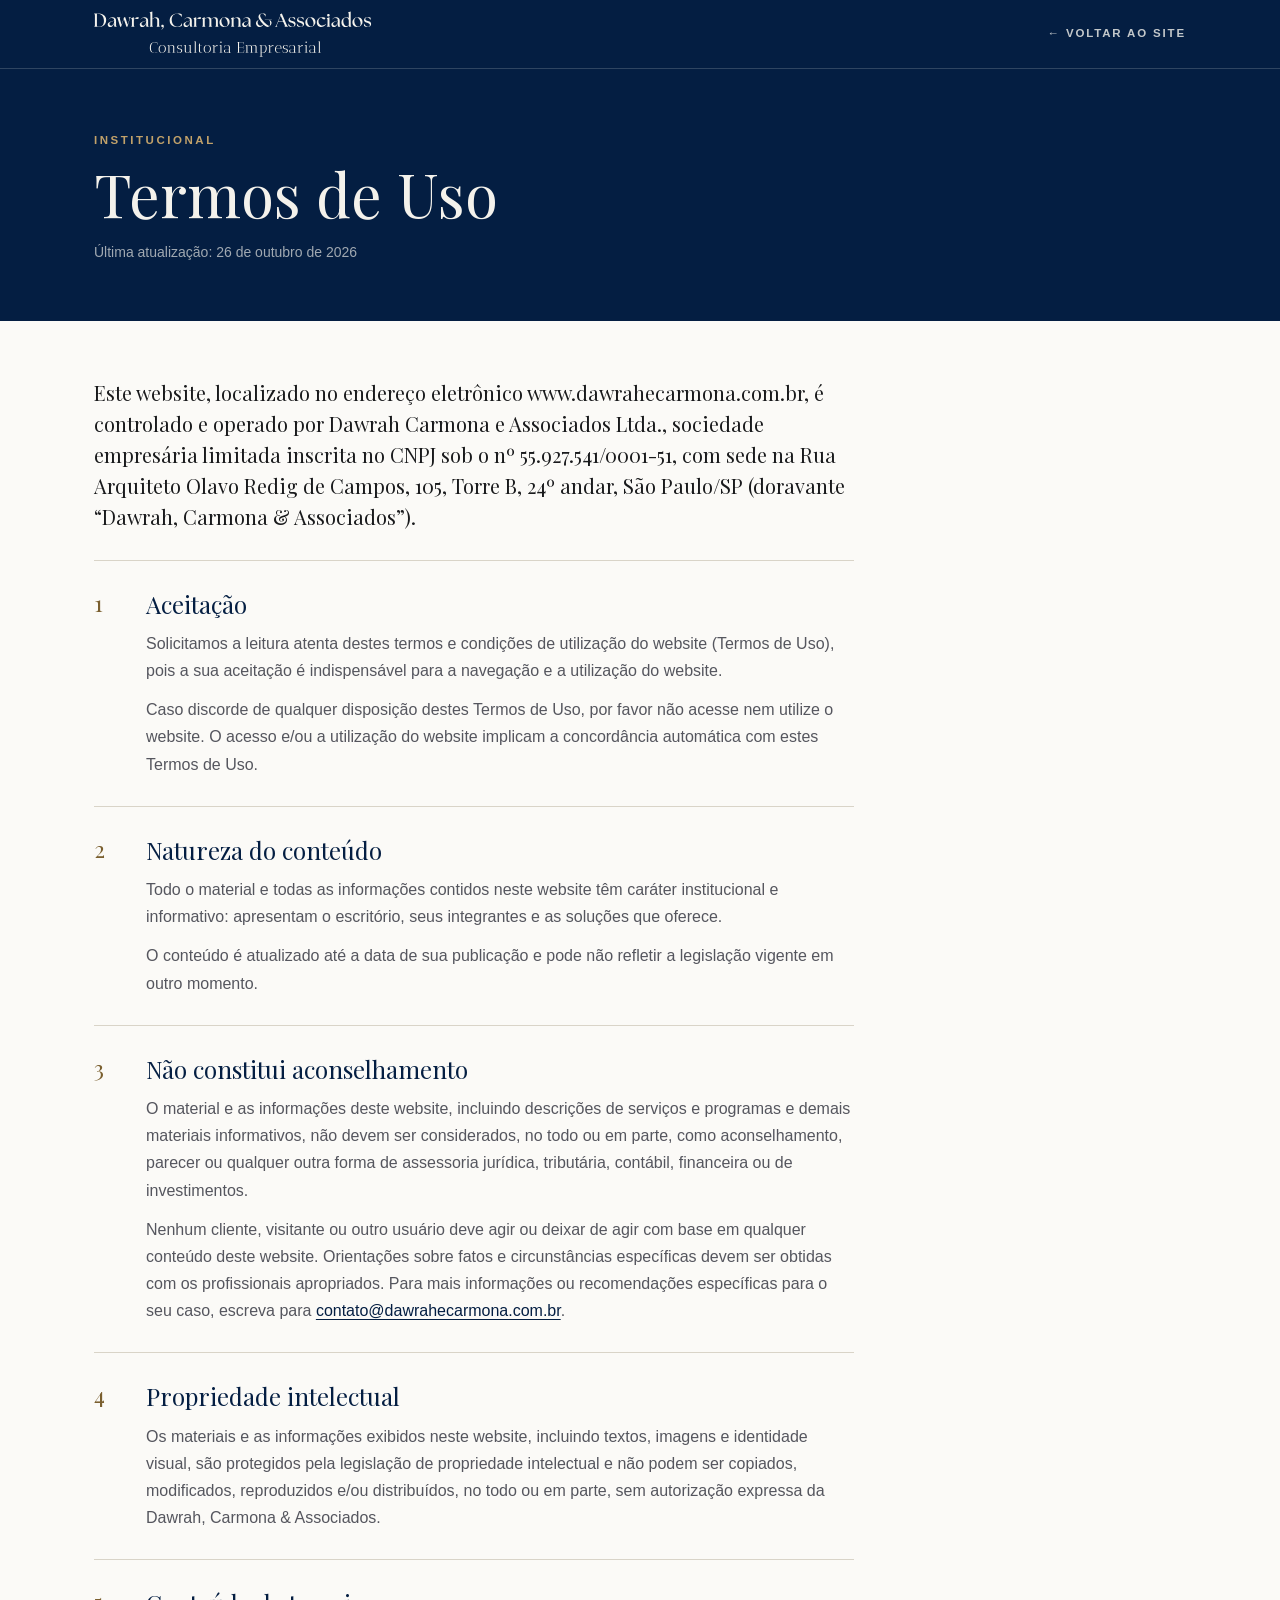
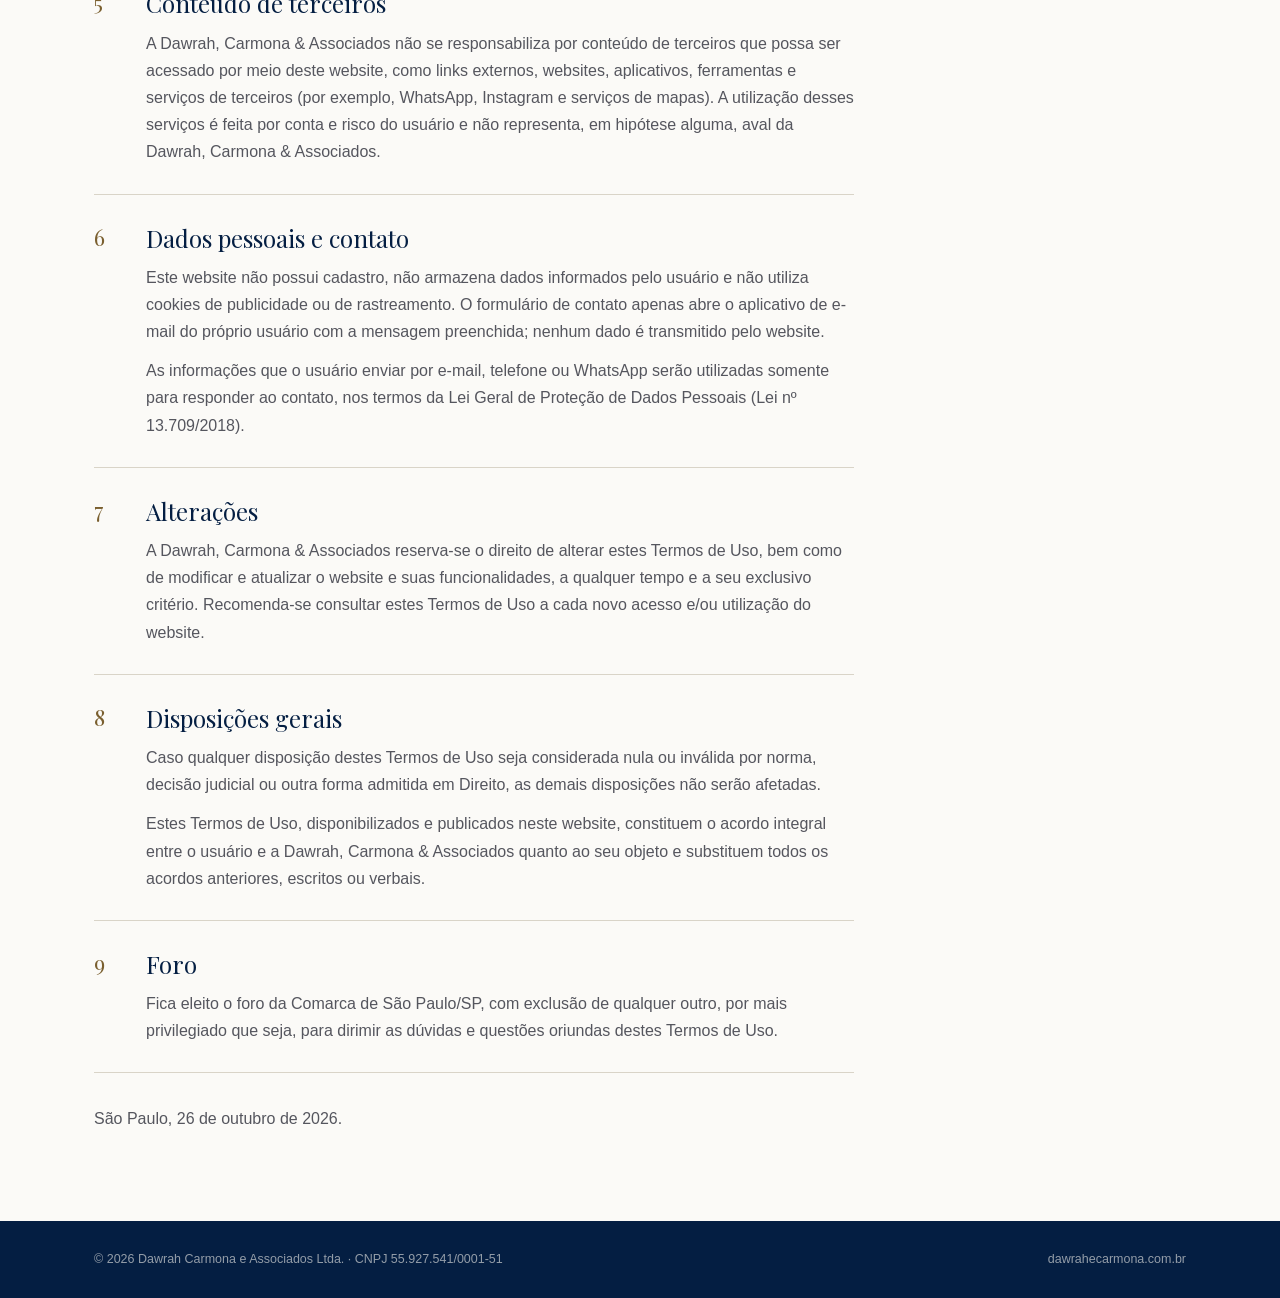
<file: termos.html>
<!doctype html>
<html lang="pt-BR"><head><meta charset="utf-8">
<meta name="viewport" content="width=device-width,initial-scale=1">
<title>Termos de Uso · Dawrah, Carmona &amp; Associados</title>
<meta name="description" content="Termos de Uso do website da Dawrah, Carmona & Associados · Consultoria Empresarial.">
<meta name="theme-color" content="#041e42">
<style>
@font-face{
  font-family:"Aevum Display";
  font-style:normal;
  font-weight:400;
  font-display:swap;
  src:url([data-uri]) format("woff2");
}
:root{
  --navy:#041e42; --navy-line:rgba(244,242,236,.18);
  --bone:#f4f2ec; --paper:#fbfaf7;
  --ink:#191a1c; --ink-2:#55565e; --edge:#d9d4c8;
  --brass:#c2a26a; --brass-ink:#7a5f2f;
  --serif:"Aevum Display",Didot,"Bodoni 72","Hoefler Text",Georgia,serif;
  --sans:-apple-system,BlinkMacSystemFont,"Segoe UI",Roboto,Helvetica,Arial,sans-serif;
}
*{box-sizing:border-box}
body{margin:0;background:var(--paper);color:var(--ink);font:16px/1.7 var(--sans);-webkit-font-smoothing:antialiased}
h1,h2,p{margin:0}
a{color:inherit}
:focus-visible{outline:2px solid var(--brass);outline-offset:3px}
.wrap{max-width:1140px;margin:0 auto;padding:0 24px}
@media (max-width:560px){.wrap{padding:0 18px}}

.top{background:var(--navy);border-bottom:1px solid var(--navy-line)}
.top .wrap{display:flex;align-items:center;justify-content:space-between;height:68px;gap:20px}
.brand{text-decoration:none;color:var(--bone);font:400 19px/1.1 var(--serif);white-space:nowrap}
.brand small{display:block;font:600 9px/1.4 var(--sans);letter-spacing:.24em;text-transform:uppercase;color:rgba(244,242,236,.55);margin-top:3px}
.back{text-decoration:none;font:600 11.5px/1 var(--sans);letter-spacing:.16em;text-transform:uppercase;color:rgba(244,242,236,.8);white-space:nowrap}
.back:hover{color:#fff}
@media (max-width:420px){.brand{font-size:16px}.back{font-size:10.5px;letter-spacing:.1em}}

.head{background:var(--navy);color:var(--bone);padding:64px 0 56px}
.eyebrow{font:600 11.5px/1.3 var(--sans);letter-spacing:.22em;text-transform:uppercase;color:var(--brass)}
.head h1{font:400 clamp(38px,6vw,60px)/1.05 var(--serif);margin-top:14px}
.head .upd{margin-top:16px;font-size:14px;color:rgba(244,242,236,.65)}

.doc{max-width:760px;padding:56px 0 88px}
.doc .intro{font:400 clamp(18px,2vw,20px)/1.55 var(--serif);color:var(--ink);padding-bottom:28px;border-bottom:1px solid var(--edge)}
.doc section{display:grid;grid-template-columns:44px 1fr;gap:0 8px;padding:28px 0;border-bottom:1px solid var(--edge)}
.doc .n{font:400 22px/1.3 var(--serif);color:var(--brass-ink)}
.doc h2{font:400 24px/1.3 var(--serif);color:var(--navy);margin-bottom:10px}
.doc p{color:var(--ink-2)}
.doc p+p{margin-top:12px}
.doc a{color:var(--navy);text-underline-offset:3px}
.doc .sign{margin-top:32px;color:var(--ink-2)}
@media (max-width:560px){.doc section{grid-template-columns:1fr}.doc .n{margin-bottom:4px}}

footer{background:var(--navy);color:rgba(244,242,236,.6);padding:28px 0;font-size:12.5px}
footer .wrap{display:flex;justify-content:space-between;gap:16px;flex-wrap:wrap}
footer a{text-decoration:none}
footer a:hover{color:#fff}

/* assinatura do escritório: logo oficial em The Seasons (símbolos #dc-*) */
.brand{display:block;color:var(--bone)}
.brand .dc-logo{height:46px}
@media (max-width:420px){.brand .dc-logo{height:36px}}
</style></head>
<body>
<!--assinatura-->
<!-- gerado por dawrahecarmona/logo/assinatura.py — não editar à mão -->
<style>.dc-logo{display:block;aspect-ratio:862.100/143;width:auto;overflow:visible}</style>
<svg width="0" height="0" style="position:absolute" aria-hidden="true"><symbol id="dc-logo" viewBox="0 0 862.100 143"><g fill="currentColor"><path transform="translate(-2.281 49.258)" d="M 2.78125 0 L 2.78125 -0.828125 C 3.757812 -1.140625 4.394531 -1.796875 4.6875 -2.796875 C 4.988281 -3.804688 5.140625 -5.375 5.140625 -7.5 L 5.140625 -33.8125 C 5.140625 -35.9375 4.988281 -37.5 4.6875 -38.5 C 4.394531 -39.507812 3.757812 -40.171875 2.78125 -40.484375 L 2.78125 -41.3125 L 17.53125 -41.3125 C 21.78125 -41.3125 25.347656 -40.703125 28.234375 -39.484375 C 31.128906 -38.265625 33.441406 -36.660156 35.171875 -34.671875 C 36.898438 -32.679688 38.15625 -30.523438 38.9375 -28.203125 C 39.726562 -25.890625 40.125 -23.648438 40.125 -21.484375 C 40.164062 -17.234375 39.3125 -13.492188 37.5625 -10.265625 C 35.8125 -7.035156 33.332031 -4.515625 30.125 -2.703125 C 26.914062 -0.898438 23.148438 0 18.828125 0 Z M 11.390625 -5.25 C 11.390625 -3.875 11.625 -2.8125 12.09375 -2.0625 C 12.570312 -1.3125 13.613281 -0.9375 15.21875 -0.9375 L 18.40625 -0.9375 C 23.164062 -0.9375 26.816406 -2.300781 29.359375 -5.03125 C 31.898438 -7.769531 33.171875 -12.289062 33.171875 -18.59375 C 33.171875 -22.644531 32.460938 -26.3125 31.046875 -29.59375 C 29.628906 -32.882812 27.492188 -35.5 24.640625 -37.4375 C 21.785156 -39.382812 18.15625 -40.359375 13.75 -40.359375 L 11.390625 -40.359375 Z M 11.390625 -5.25"/><path transform="translate(40.848 49.258)" d="M 24.203125 0 C 22.617188 0 21.828125 -0.785156 21.828125 -2.359375 L 21.828125 -12.09375 C 21.285156 -9.8125 20.460938 -7.707031 19.359375 -5.78125 C 18.253906 -3.851562 16.894531 -2.304688 15.28125 -1.140625 C 13.664062 0.0117188 11.835938 0.59375 9.796875 0.59375 C 7.628906 0.59375 5.75 -0.0703125 4.15625 -1.40625 C 2.5625 -2.75 1.765625 -4.660156 1.765625 -7.140625 C 1.765625 -9.179688 2.382812 -10.84375 3.625 -12.125 C 4.863281 -13.40625 6.503906 -14.476562 8.546875 -15.34375 C 10.597656 -16.207031 12.84375 -16.972656 15.28125 -17.640625 L 21.828125 -19.53125 C 21.796875 -22.445312 21.0625 -24.523438 19.625 -25.765625 C 18.1875 -27.003906 16.363281 -27.625 14.15625 -27.625 C 12.507812 -27.625 10.878906 -27.238281 9.265625 -26.46875 C 7.648438 -25.695312 6.097656 -24.410156 4.609375 -22.609375 L 4.015625 -23.140625 C 5.660156 -25.179688 7.601562 -26.820312 9.84375 -28.0625 C 12.09375 -29.300781 14.554688 -29.921875 17.234375 -29.921875 C 20.816406 -29.921875 23.460938 -28.984375 25.171875 -27.109375 C 26.878906 -25.242188 27.734375 -22.503906 27.734375 -18.890625 L 27.734375 -7.5 C 27.734375 -5.375 27.878906 -3.804688 28.171875 -2.796875 C 28.472656 -1.796875 29.113281 -1.140625 30.09375 -0.828125 L 30.09375 0 Z M 7.265625 -9.203125 C 7.265625 -7.273438 7.84375 -5.878906 9 -5.015625 C 10.15625 -4.148438 11.40625 -3.71875 12.75 -3.71875 C 14.207031 -3.71875 15.492188 -4.160156 16.609375 -5.046875 C 17.734375 -5.929688 18.675781 -7.070312 19.4375 -8.46875 C 20.207031 -9.863281 20.796875 -11.328125 21.203125 -12.859375 C 21.617188 -14.398438 21.828125 -15.835938 21.828125 -17.171875 L 21.828125 -18.703125 L 15.515625 -16.875 C 14.804688 -16.675781 13.988281 -16.390625 13.0625 -16.015625 C 12.144531 -15.648438 11.242188 -15.171875 10.359375 -14.578125 C 9.472656 -13.984375 8.734375 -13.242188 8.140625 -12.359375 C 7.554688 -11.472656 7.265625 -10.421875 7.265625 -9.203125 Z M 7.265625 -9.203125"/><path transform="translate(72.118 49.258)" d="M 2.65625 -22.3125 C 2.0625 -24.351562 1.519531 -25.851562 1.03125 -26.8125 C 0.539062 -27.78125 -0.0351562 -28.40625 -0.703125 -28.6875 L -0.703125 -29.5 L 9.390625 -29.5 L 9.390625 -28.6875 C 8.398438 -28.363281 7.953125 -27.726562 8.046875 -26.78125 C 8.148438 -25.84375 8.476562 -24.351562 9.03125 -22.3125 L 13.515625 -6.484375 L 21.421875 -29.5 L 25.015625 -29.5 L 32.8125 -6.734375 L 37.46875 -22.3125 C 38.0625 -24.351562 38.21875 -25.863281 37.9375 -26.84375 C 37.664062 -27.832031 37.019531 -28.445312 36 -28.6875 L 36 -29.5 L 42.3125 -29.5 L 42.3125 -28.6875 C 41.445312 -28.40625 40.738281 -27.78125 40.1875 -26.8125 C 39.632812 -25.851562 39.066406 -24.351562 38.484375 -22.3125 L 31.75 0 L 28.734375 0 L 20.53125 -24.140625 L 12.15625 0 L 9.140625 0 Z M 2.65625 -22.3125"/><path transform="translate(113.889 49.258)" d="M 1.65625 0 L 1.65625 -0.828125 C 2.632812 -1.140625 3.269531 -1.796875 3.5625 -2.796875 C 3.863281 -3.804688 4.015625 -5.375 4.015625 -7.5 L 4.015625 -21.0625 C 4.015625 -22.800781 3.804688 -23.941406 3.390625 -24.484375 C 2.984375 -25.035156 2.40625 -25.472656 1.65625 -25.796875 L 1.65625 -26.609375 L 9.4375 -30.03125 L 10.03125 -29.5625 L 10.03125 -22.421875 C 10.9375 -24.546875 12.375 -26.28125 14.34375 -27.625 C 15.445312 -28.40625 16.578125 -28.984375 17.734375 -29.359375 C 18.890625 -29.734375 20.175781 -29.921875 21.59375 -29.921875 C 22.625 -29.921875 23.507812 -29.78125 24.25 -29.5 C 25 -29.226562 25.375 -28.78125 25.375 -28.15625 C 25.375 -27.71875 25.222656 -27.191406 24.921875 -26.578125 C 24.628906 -25.972656 24.1875 -25.441406 23.59375 -24.984375 C 23.007812 -24.535156 22.265625 -24.3125 21.359375 -24.3125 C 20.535156 -24.3125 19.523438 -24.457031 18.328125 -24.75 C 17.128906 -25.050781 15.582031 -25.492188 13.6875 -26.078125 C 12.9375 -25.453125 12.160156 -24.53125 11.359375 -23.3125 C 10.554688 -22.09375 10.113281 -20.734375 10.03125 -19.234375 L 10.03125 -7.5 C 10.03125 -5.375 10.175781 -3.804688 10.46875 -2.796875 C 10.769531 -1.796875 11.410156 -1.140625 12.390625 -0.828125 L 12.390625 0 Z M 1.65625 0"/><path transform="translate(140.498 49.258)" d="M 24.203125 0 C 22.617188 0 21.828125 -0.785156 21.828125 -2.359375 L 21.828125 -12.09375 C 21.285156 -9.8125 20.460938 -7.707031 19.359375 -5.78125 C 18.253906 -3.851562 16.894531 -2.304688 15.28125 -1.140625 C 13.664062 0.0117188 11.835938 0.59375 9.796875 0.59375 C 7.628906 0.59375 5.75 -0.0703125 4.15625 -1.40625 C 2.5625 -2.75 1.765625 -4.660156 1.765625 -7.140625 C 1.765625 -9.179688 2.382812 -10.84375 3.625 -12.125 C 4.863281 -13.40625 6.503906 -14.476562 8.546875 -15.34375 C 10.597656 -16.207031 12.84375 -16.972656 15.28125 -17.640625 L 21.828125 -19.53125 C 21.796875 -22.445312 21.0625 -24.523438 19.625 -25.765625 C 18.1875 -27.003906 16.363281 -27.625 14.15625 -27.625 C 12.507812 -27.625 10.878906 -27.238281 9.265625 -26.46875 C 7.648438 -25.695312 6.097656 -24.410156 4.609375 -22.609375 L 4.015625 -23.140625 C 5.660156 -25.179688 7.601562 -26.820312 9.84375 -28.0625 C 12.09375 -29.300781 14.554688 -29.921875 17.234375 -29.921875 C 20.816406 -29.921875 23.460938 -28.984375 25.171875 -27.109375 C 26.878906 -25.242188 27.734375 -22.503906 27.734375 -18.890625 L 27.734375 -7.5 C 27.734375 -5.375 27.878906 -3.804688 28.171875 -2.796875 C 28.472656 -1.796875 29.113281 -1.140625 30.09375 -0.828125 L 30.09375 0 Z M 7.265625 -9.203125 C 7.265625 -7.273438 7.84375 -5.878906 9 -5.015625 C 10.15625 -4.148438 11.40625 -3.71875 12.75 -3.71875 C 14.207031 -3.71875 15.492188 -4.160156 16.609375 -5.046875 C 17.734375 -5.929688 18.675781 -7.070312 19.4375 -8.46875 C 20.207031 -9.863281 20.796875 -11.328125 21.203125 -12.859375 C 21.617188 -14.398438 21.828125 -15.835938 21.828125 -17.171875 L 21.828125 -18.703125 L 15.515625 -16.875 C 14.804688 -16.675781 13.988281 -16.390625 13.0625 -16.015625 C 12.144531 -15.648438 11.242188 -15.171875 10.359375 -14.578125 C 9.472656 -13.984375 8.734375 -13.242188 8.140625 -12.359375 C 7.554688 -11.472656 7.265625 -10.421875 7.265625 -9.203125 Z M 7.265625 -9.203125"/><path transform="translate(171.768 49.258)" d="M 1.1875 0 L 1.1875 -0.828125 C 2.164062 -1.140625 2.800781 -1.796875 3.09375 -2.796875 C 3.394531 -3.804688 3.546875 -5.375 3.546875 -7.5 L 3.546875 -38.765625 C 3.546875 -40.503906 3.335938 -41.644531 2.921875 -42.1875 C 2.503906 -42.738281 1.925781 -43.175781 1.1875 -43.5 L 1.1875 -44.328125 L 8.96875 -47.75 L 9.5625 -47.265625 L 9.5625 -24.609375 C 11.175781 -25.941406 13.023438 -27.160156 15.109375 -28.265625 C 17.191406 -29.367188 19.375 -29.921875 21.65625 -29.921875 C 24.375 -29.921875 26.566406 -29.160156 28.234375 -27.640625 C 29.910156 -26.128906 30.75 -23.644531 30.75 -20.1875 L 30.75 -7.5 C 30.75 -5.375 30.894531 -3.804688 31.1875 -2.796875 C 31.476562 -1.796875 32.117188 -1.140625 33.109375 -0.828125 L 33.109375 0 L 22.359375 0 L 22.359375 -0.828125 C 23.347656 -1.140625 23.988281 -1.796875 24.28125 -2.796875 C 24.582031 -3.804688 24.734375 -5.375 24.734375 -7.5 L 24.734375 -19.125 C 24.734375 -21.800781 24.171875 -23.875 23.046875 -25.34375 C 21.921875 -26.820312 20.257812 -27.5625 18.0625 -27.5625 C 16.6875 -27.5625 15.328125 -27.222656 13.984375 -26.546875 C 12.648438 -25.878906 11.175781 -24.898438 9.5625 -23.609375 L 9.5625 -7.5 C 9.5625 -5.375 9.707031 -3.804688 10 -2.796875 C 10.300781 -1.796875 10.941406 -1.140625 11.921875 -0.828125 L 11.921875 0 Z M 1.1875 0"/><path transform="translate(206.046 49.258)" d="M 2.953125 8.140625 C 4.484375 7.390625 5.648438 6.265625 6.453125 4.765625 C 7.265625 3.273438 7.726562 1.765625 7.84375 0.234375 C 7.613281 0.273438 7.378906 0.320312 7.140625 0.375 C 6.898438 0.4375 6.644531 0.46875 6.375 0.46875 C 5.425781 0.46875 4.632812 0.152344 4 -0.46875 C 3.375 -1.101562 3.0625 -1.890625 3.0625 -2.828125 C 3.0625 -3.972656 3.394531 -4.910156 4.0625 -5.640625 C 4.738281 -6.367188 5.628906 -6.734375 6.734375 -6.734375 C 7.984375 -6.734375 9.003906 -6.335938 9.796875 -5.546875 C 10.585938 -4.753906 10.984375 -3.492188 10.984375 -1.765625 C 10.984375 -0.191406 10.578125 1.316406 9.765625 2.765625 C 8.960938 4.222656 7.96875 5.472656 6.78125 6.515625 C 5.601562 7.554688 4.425781 8.296875 3.25 8.734375 Z M 2.953125 8.140625"/><path transform="translate(232.065 49.258)" d="M 25.96875 0.59375 C 21.28125 0.59375 17.222656 -0.203125 13.796875 -1.796875 C 10.378906 -3.390625 7.753906 -5.710938 5.921875 -8.765625 C 4.097656 -11.816406 3.1875 -15.546875 3.1875 -19.953125 C 3.1875 -22.941406 3.742188 -25.742188 4.859375 -28.359375 C 5.984375 -30.972656 7.597656 -33.28125 9.703125 -35.28125 C 11.804688 -37.289062 14.320312 -38.863281 17.25 -40 C 20.1875 -41.144531 23.46875 -41.71875 27.09375 -41.71875 C 28.539062 -41.71875 30.117188 -41.617188 31.828125 -41.421875 C 33.546875 -41.234375 35.179688 -40.929688 36.734375 -40.515625 C 38.285156 -40.097656 39.578125 -39.535156 40.609375 -38.828125 L 40.84375 -31.046875 L 40.125 -30.859375 C 39.34375 -32.910156 38.179688 -34.648438 36.640625 -36.078125 C 35.109375 -37.515625 33.390625 -38.628906 31.484375 -39.421875 C 29.578125 -40.210938 27.597656 -40.609375 25.546875 -40.609375 C 22.398438 -40.609375 19.617188 -39.914062 17.203125 -38.53125 C 14.785156 -37.15625 12.882812 -35.140625 11.5 -32.484375 C 10.125 -29.828125 9.4375 -26.535156 9.4375 -22.609375 C 9.4375 -19.773438 9.847656 -17.039062 10.671875 -14.40625 C 11.503906 -11.769531 12.695312 -9.414062 14.25 -7.34375 C 15.800781 -5.28125 17.707031 -3.648438 19.96875 -2.453125 C 22.238281 -1.253906 24.804688 -0.65625 27.671875 -0.65625 C 30.984375 -0.65625 33.757812 -1.578125 36 -3.421875 C 38.238281 -5.273438 39.890625 -7.734375 40.953125 -10.796875 L 41.71875 -10.6875 L 40.78125 -2.25 C 39.207031 -1.539062 37.25 -0.890625 34.90625 -0.296875 C 32.5625 0.292969 29.582031 0.59375 25.96875 0.59375 Z M 25.96875 0.59375"/><path transform="translate(276.374 49.258)" d="M 24.203125 0 C 22.617188 0 21.828125 -0.785156 21.828125 -2.359375 L 21.828125 -12.09375 C 21.285156 -9.8125 20.460938 -7.707031 19.359375 -5.78125 C 18.253906 -3.851562 16.894531 -2.304688 15.28125 -1.140625 C 13.664062 0.0117188 11.835938 0.59375 9.796875 0.59375 C 7.628906 0.59375 5.75 -0.0703125 4.15625 -1.40625 C 2.5625 -2.75 1.765625 -4.660156 1.765625 -7.140625 C 1.765625 -9.179688 2.382812 -10.84375 3.625 -12.125 C 4.863281 -13.40625 6.503906 -14.476562 8.546875 -15.34375 C 10.597656 -16.207031 12.84375 -16.972656 15.28125 -17.640625 L 21.828125 -19.53125 C 21.796875 -22.445312 21.0625 -24.523438 19.625 -25.765625 C 18.1875 -27.003906 16.363281 -27.625 14.15625 -27.625 C 12.507812 -27.625 10.878906 -27.238281 9.265625 -26.46875 C 7.648438 -25.695312 6.097656 -24.410156 4.609375 -22.609375 L 4.015625 -23.140625 C 5.660156 -25.179688 7.601562 -26.820312 9.84375 -28.0625 C 12.09375 -29.300781 14.554688 -29.921875 17.234375 -29.921875 C 20.816406 -29.921875 23.460938 -28.984375 25.171875 -27.109375 C 26.878906 -25.242188 27.734375 -22.503906 27.734375 -18.890625 L 27.734375 -7.5 C 27.734375 -5.375 27.878906 -3.804688 28.171875 -2.796875 C 28.472656 -1.796875 29.113281 -1.140625 30.09375 -0.828125 L 30.09375 0 Z M 7.265625 -9.203125 C 7.265625 -7.273438 7.84375 -5.878906 9 -5.015625 C 10.15625 -4.148438 11.40625 -3.71875 12.75 -3.71875 C 14.207031 -3.71875 15.492188 -4.160156 16.609375 -5.046875 C 17.734375 -5.929688 18.675781 -7.070312 19.4375 -8.46875 C 20.207031 -9.863281 20.796875 -11.328125 21.203125 -12.859375 C 21.617188 -14.398438 21.828125 -15.835938 21.828125 -17.171875 L 21.828125 -18.703125 L 15.515625 -16.875 C 14.804688 -16.675781 13.988281 -16.390625 13.0625 -16.015625 C 12.144531 -15.648438 11.242188 -15.171875 10.359375 -14.578125 C 9.472656 -13.984375 8.734375 -13.242188 8.140625 -12.359375 C 7.554688 -11.472656 7.265625 -10.421875 7.265625 -9.203125 Z M 7.265625 -9.203125"/><path transform="translate(307.643 49.258)" d="M 1.65625 0 L 1.65625 -0.828125 C 2.632812 -1.140625 3.269531 -1.796875 3.5625 -2.796875 C 3.863281 -3.804688 4.015625 -5.375 4.015625 -7.5 L 4.015625 -21.0625 C 4.015625 -22.800781 3.804688 -23.941406 3.390625 -24.484375 C 2.984375 -25.035156 2.40625 -25.472656 1.65625 -25.796875 L 1.65625 -26.609375 L 9.4375 -30.03125 L 10.03125 -29.5625 L 10.03125 -22.421875 C 10.9375 -24.546875 12.375 -26.28125 14.34375 -27.625 C 15.445312 -28.40625 16.578125 -28.984375 17.734375 -29.359375 C 18.890625 -29.734375 20.175781 -29.921875 21.59375 -29.921875 C 22.625 -29.921875 23.507812 -29.78125 24.25 -29.5 C 25 -29.226562 25.375 -28.78125 25.375 -28.15625 C 25.375 -27.71875 25.222656 -27.191406 24.921875 -26.578125 C 24.628906 -25.972656 24.1875 -25.441406 23.59375 -24.984375 C 23.007812 -24.535156 22.265625 -24.3125 21.359375 -24.3125 C 20.535156 -24.3125 19.523438 -24.457031 18.328125 -24.75 C 17.128906 -25.050781 15.582031 -25.492188 13.6875 -26.078125 C 12.9375 -25.453125 12.160156 -24.53125 11.359375 -23.3125 C 10.554688 -22.09375 10.113281 -20.734375 10.03125 -19.234375 L 10.03125 -7.5 C 10.03125 -5.375 10.175781 -3.804688 10.46875 -2.796875 C 10.769531 -1.796875 11.410156 -1.140625 12.390625 -0.828125 L 12.390625 0 Z M 1.65625 0"/><path transform="translate(334.252 49.258)" d="M 1.65625 0 L 1.65625 -0.828125 C 2.632812 -1.140625 3.269531 -1.796875 3.5625 -2.796875 C 3.863281 -3.804688 4.015625 -5.375 4.015625 -7.5 L 4.015625 -21.0625 C 4.015625 -22.800781 3.804688 -23.941406 3.390625 -24.484375 C 2.984375 -25.035156 2.40625 -25.472656 1.65625 -25.796875 L 1.65625 -26.609375 L 9.4375 -30.03125 L 10.03125 -29.5625 L 10.03125 -24.609375 C 11.644531 -25.941406 13.492188 -27.160156 15.578125 -28.265625 C 17.660156 -29.367188 19.84375 -29.921875 22.125 -29.921875 C 24.21875 -29.921875 25.929688 -29.5 27.265625 -28.65625 C 28.597656 -27.8125 29.539062 -26.441406 30.09375 -24.546875 C 31.707031 -25.890625 33.566406 -27.117188 35.671875 -28.234375 C 37.773438 -29.359375 39.988281 -29.921875 42.3125 -29.921875 C 45.03125 -29.921875 47.125 -29.160156 48.59375 -27.640625 C 50.070312 -26.128906 50.8125 -23.644531 50.8125 -20.1875 L 50.8125 -7.5 C 50.8125 -5.375 50.957031 -3.804688 51.25 -2.796875 C 51.550781 -1.796875 52.191406 -1.140625 53.171875 -0.828125 L 53.171875 0 L 42.4375 0 L 42.4375 -0.828125 C 43.414062 -1.140625 44.050781 -1.796875 44.34375 -2.796875 C 44.644531 -3.804688 44.796875 -5.375 44.796875 -7.5 L 44.796875 -19.125 C 44.796875 -21.800781 44.332031 -23.875 43.40625 -25.34375 C 42.476562 -26.820312 40.914062 -27.5625 38.71875 -27.5625 C 37.34375 -27.5625 35.984375 -27.234375 34.640625 -26.578125 C 33.304688 -25.929688 31.851562 -24.976562 30.28125 -23.71875 C 30.507812 -22.65625 30.625 -21.476562 30.625 -20.1875 L 30.625 -7.5 C 30.625 -5.375 30.769531 -3.804688 31.0625 -2.796875 C 31.363281 -1.796875 32.003906 -1.140625 32.984375 -0.828125 L 32.984375 0 L 22.25 0 L 22.25 -0.828125 C 23.226562 -1.140625 23.863281 -1.796875 24.15625 -2.796875 C 24.457031 -3.804688 24.609375 -5.375 24.609375 -7.5 L 24.609375 -19.125 C 24.609375 -21.800781 24.144531 -23.875 23.21875 -25.34375 C 22.289062 -26.820312 20.726562 -27.5625 18.53125 -27.5625 C 17.15625 -27.5625 15.796875 -27.222656 14.453125 -26.546875 C 13.117188 -25.878906 11.644531 -24.898438 10.03125 -23.609375 L 10.03125 -7.5 C 10.03125 -5.375 10.175781 -3.804688 10.46875 -2.796875 C 10.769531 -1.796875 11.410156 -1.140625 12.390625 -0.828125 L 12.390625 0 Z M 1.65625 0"/><path transform="translate(388.296 49.258)" d="M 17.59375 0.59375 C 15.65625 0.59375 13.753906 0.304688 11.890625 -0.265625 C 10.023438 -0.835938 8.332031 -1.722656 6.8125 -2.921875 C 5.300781 -4.117188 4.09375 -5.628906 3.1875 -7.453125 C 2.28125 -9.285156 1.828125 -11.460938 1.828125 -13.984375 C 1.828125 -16.390625 2.257812 -18.5625 3.125 -20.5 C 3.988281 -22.445312 5.164062 -24.117188 6.65625 -25.515625 C 8.15625 -26.921875 9.847656 -28.003906 11.734375 -28.765625 C 13.628906 -29.535156 15.582031 -29.921875 17.59375 -29.921875 C 19.4375 -29.921875 21.269531 -29.644531 23.09375 -29.09375 C 24.925781 -28.539062 26.617188 -27.664062 28.171875 -26.46875 C 29.734375 -25.269531 30.972656 -23.742188 31.890625 -21.890625 C 32.816406 -20.046875 33.28125 -17.820312 33.28125 -15.21875 C 33.28125 -12.707031 32.796875 -10.46875 31.828125 -8.5 C 30.867188 -6.53125 29.613281 -4.875 28.0625 -3.53125 C 26.507812 -2.195312 24.804688 -1.175781 22.953125 -0.46875 C 21.109375 0.238281 19.320312 0.59375 17.59375 0.59375 Z M 7.734375 -18.40625 C 7.734375 -16.675781 7.988281 -14.785156 8.5 -12.734375 C 9.007812 -10.691406 9.765625 -8.753906 10.765625 -6.921875 C 11.773438 -5.097656 13.023438 -3.601562 14.515625 -2.4375 C 16.015625 -1.28125 17.726562 -0.703125 19.65625 -0.703125 C 21.582031 -0.703125 23.101562 -1.191406 24.21875 -2.171875 C 25.34375 -3.160156 26.140625 -4.421875 26.609375 -5.953125 C 27.085938 -7.492188 27.328125 -9.085938 27.328125 -10.734375 C 27.328125 -12.628906 27.019531 -14.644531 26.40625 -16.78125 C 25.800781 -18.925781 24.9375 -20.941406 23.8125 -22.828125 C 22.6875 -24.722656 21.335938 -26.226562 19.765625 -27.34375 C 18.191406 -28.46875 16.460938 -28.929688 14.578125 -28.734375 C 12.890625 -28.578125 11.539062 -28 10.53125 -27 C 9.53125 -26 8.8125 -24.738281 8.375 -23.21875 C 7.945312 -21.707031 7.734375 -20.101562 7.734375 -18.40625 Z M 7.734375 -18.40625"/><path transform="translate(423.990 49.258)" d="M 1.65625 0 L 1.65625 -0.828125 C 2.632812 -1.140625 3.269531 -1.796875 3.5625 -2.796875 C 3.863281 -3.804688 4.015625 -5.375 4.015625 -7.5 L 4.015625 -21.0625 C 4.015625 -22.800781 3.804688 -23.941406 3.390625 -24.484375 C 2.984375 -25.035156 2.40625 -25.472656 1.65625 -25.796875 L 1.65625 -26.609375 L 9.4375 -30.03125 L 10.03125 -29.5625 L 10.03125 -24.609375 C 11.644531 -25.941406 13.492188 -27.160156 15.578125 -28.265625 C 17.660156 -29.367188 19.84375 -29.921875 22.125 -29.921875 C 24.84375 -29.921875 27.035156 -29.160156 28.703125 -27.640625 C 30.378906 -26.128906 31.21875 -23.644531 31.21875 -20.1875 L 31.21875 -7.5 C 31.21875 -5.375 31.363281 -3.804688 31.65625 -2.796875 C 31.957031 -1.796875 32.597656 -1.140625 33.578125 -0.828125 L 33.578125 0 L 22.84375 0 L 22.84375 -0.828125 C 23.820312 -1.140625 24.457031 -1.796875 24.75 -2.796875 C 25.050781 -3.804688 25.203125 -5.375 25.203125 -7.5 L 25.203125 -19.125 C 25.203125 -21.800781 24.640625 -23.875 23.515625 -25.34375 C 22.390625 -26.820312 20.726562 -27.5625 18.53125 -27.5625 C 17.15625 -27.5625 15.796875 -27.222656 14.453125 -26.546875 C 13.117188 -25.878906 11.644531 -24.898438 10.03125 -23.609375 L 10.03125 -7.5 C 10.03125 -5.375 10.175781 -3.804688 10.46875 -2.796875 C 10.769531 -1.796875 11.410156 -1.140625 12.390625 -0.828125 L 12.390625 0 Z M 1.65625 0"/><path transform="translate(458.741 49.258)" d="M 24.203125 0 C 22.617188 0 21.828125 -0.785156 21.828125 -2.359375 L 21.828125 -12.09375 C 21.285156 -9.8125 20.460938 -7.707031 19.359375 -5.78125 C 18.253906 -3.851562 16.894531 -2.304688 15.28125 -1.140625 C 13.664062 0.0117188 11.835938 0.59375 9.796875 0.59375 C 7.628906 0.59375 5.75 -0.0703125 4.15625 -1.40625 C 2.5625 -2.75 1.765625 -4.660156 1.765625 -7.140625 C 1.765625 -9.179688 2.382812 -10.84375 3.625 -12.125 C 4.863281 -13.40625 6.503906 -14.476562 8.546875 -15.34375 C 10.597656 -16.207031 12.84375 -16.972656 15.28125 -17.640625 L 21.828125 -19.53125 C 21.796875 -22.445312 21.0625 -24.523438 19.625 -25.765625 C 18.1875 -27.003906 16.363281 -27.625 14.15625 -27.625 C 12.507812 -27.625 10.878906 -27.238281 9.265625 -26.46875 C 7.648438 -25.695312 6.097656 -24.410156 4.609375 -22.609375 L 4.015625 -23.140625 C 5.660156 -25.179688 7.601562 -26.820312 9.84375 -28.0625 C 12.09375 -29.300781 14.554688 -29.921875 17.234375 -29.921875 C 20.816406 -29.921875 23.460938 -28.984375 25.171875 -27.109375 C 26.878906 -25.242188 27.734375 -22.503906 27.734375 -18.890625 L 27.734375 -7.5 C 27.734375 -5.375 27.878906 -3.804688 28.171875 -2.796875 C 28.472656 -1.796875 29.113281 -1.140625 30.09375 -0.828125 L 30.09375 0 Z M 7.265625 -9.203125 C 7.265625 -7.273438 7.84375 -5.878906 9 -5.015625 C 10.15625 -4.148438 11.40625 -3.71875 12.75 -3.71875 C 14.207031 -3.71875 15.492188 -4.160156 16.609375 -5.046875 C 17.734375 -5.929688 18.675781 -7.070312 19.4375 -8.46875 C 20.207031 -9.863281 20.796875 -11.328125 21.203125 -12.859375 C 21.617188 -14.398438 21.828125 -15.835938 21.828125 -17.171875 L 21.828125 -18.703125 L 15.515625 -16.875 C 14.804688 -16.675781 13.988281 -16.390625 13.0625 -16.015625 C 12.144531 -15.648438 11.242188 -15.171875 10.359375 -14.578125 C 9.472656 -13.984375 8.734375 -13.242188 8.140625 -12.359375 C 7.554688 -11.472656 7.265625 -10.421875 7.265625 -9.203125 Z M 7.265625 -9.203125"/><path transform="translate(501.810 49.258)" d="M 37.65625 0.40625 C 36.082031 0.40625 34.191406 -0.304688 31.984375 -1.734375 C 29.785156 -3.171875 27.523438 -5.015625 25.203125 -7.265625 C 23.941406 -4.984375 22.316406 -3.101562 20.328125 -1.625 C 18.335938 -0.144531 16.066406 0.59375 13.515625 0.59375 C 10.953125 0.59375 8.796875 -0.015625 7.046875 -1.234375 C 5.296875 -2.453125 3.976562 -3.976562 3.09375 -5.8125 C 2.207031 -7.644531 1.765625 -9.445312 1.765625 -11.21875 C 1.765625 -13.96875 2.71875 -16.34375 4.625 -18.34375 C 6.539062 -20.351562 9.109375 -21.96875 12.328125 -23.1875 C 11.460938 -24.6875 10.785156 -26.15625 10.296875 -27.59375 C 9.804688 -29.03125 9.5625 -30.414062 9.5625 -31.75 C 9.5625 -32.65625 9.773438 -33.664062 10.203125 -34.78125 C 10.640625 -35.90625 11.347656 -37 12.328125 -38.0625 C 13.316406 -39.125 14.644531 -40 16.3125 -40.6875 C 17.988281 -41.375 20.085938 -41.71875 22.609375 -41.71875 C 23.742188 -41.71875 25.144531 -41.585938 26.8125 -41.328125 C 28.488281 -41.078125 29.976562 -40.578125 31.28125 -39.828125 L 31.921875 -32.34375 L 31.28125 -32.21875 C 30.257812 -34.65625 29.144531 -36.460938 27.9375 -37.640625 C 26.738281 -38.828125 25.554688 -39.617188 24.390625 -40.015625 C 23.234375 -40.410156 22.144531 -40.609375 21.125 -40.609375 C 19.507812 -40.609375 18.226562 -40.269531 17.28125 -39.59375 C 16.34375 -38.925781 15.6875 -38.140625 15.3125 -37.234375 C 14.9375 -36.328125 14.75 -35.519531 14.75 -34.8125 C 14.75 -33.238281 15.203125 -31.5 16.109375 -29.59375 C 17.015625 -27.6875 18.210938 -25.695312 19.703125 -23.625 C 21.203125 -21.5625 22.859375 -19.46875 24.671875 -17.34375 C 26.359375 -15.414062 28.085938 -13.578125 29.859375 -11.828125 C 31.628906 -10.078125 33.347656 -8.523438 35.015625 -7.171875 C 36.691406 -5.816406 38.207031 -4.742188 39.5625 -3.953125 C 40.925781 -3.171875 42.019531 -2.78125 42.84375 -2.78125 C 43.863281 -2.78125 44.609375 -3.535156 45.078125 -5.046875 C 45.554688 -6.554688 45.796875 -8.691406 45.796875 -11.453125 C 45.796875 -12.359375 45.71875 -13.359375 45.5625 -14.453125 C 45.40625 -15.554688 45.164062 -16.609375 44.84375 -17.609375 C 44.53125 -18.617188 44.164062 -19.445312 43.75 -20.09375 C 43.34375 -20.738281 42.882812 -21.0625 42.375 -21.0625 L 29.15625 -21.0625 L 29.390625 -22.015625 L 51.21875 -22.015625 L 50.984375 -21.0625 L 44.140625 -21.0625 C 45.867188 -20.320312 47.296875 -19.160156 48.421875 -17.578125 C 49.546875 -16.003906 50.109375 -14.273438 50.109375 -12.390625 C 50.109375 -11.128906 49.753906 -9.757812 49.046875 -8.28125 C 48.335938 -6.8125 47.390625 -5.414062 46.203125 -4.09375 C 45.023438 -2.78125 43.695312 -1.703125 42.21875 -0.859375 C 40.75 -0.015625 39.226562 0.40625 37.65625 0.40625 Z M 6.90625 -13.6875 C 6.90625 -12.039062 7.273438 -10.398438 8.015625 -8.765625 C 8.765625 -7.128906 9.859375 -5.78125 11.296875 -4.71875 C 12.734375 -3.65625 14.476562 -3.125 16.53125 -3.125 C 18.375 -3.125 19.984375 -3.613281 21.359375 -4.59375 C 22.734375 -5.582031 23.796875 -6.6875 24.546875 -7.90625 C 23.796875 -8.695312 23.035156 -9.503906 22.265625 -10.328125 C 21.503906 -11.148438 20.75 -11.992188 20 -12.859375 C 18.664062 -14.472656 17.367188 -16.085938 16.109375 -17.703125 C 14.847656 -19.316406 13.726562 -20.910156 12.75 -22.484375 C 10.738281 -21.617188 9.257812 -20.4375 8.3125 -18.9375 C 7.375 -17.445312 6.90625 -15.695312 6.90625 -13.6875 Z M 6.90625 -13.6875"/><path transform="translate(564.350 49.258)" d="M -1.234375 0 L -1.234375 -0.828125 C -0.328125 -1.140625 0.523438 -1.75 1.328125 -2.65625 C 2.128906 -3.5625 2.925781 -5 3.71875 -6.96875 L 14.75 -34.34375 C 15.1875 -35.445312 15.148438 -36.507812 14.640625 -37.53125 L 13.875 -39.1875 L 19.65625 -41.78125 L 34.28125 -6.90625 C 35.113281 -4.976562 35.910156 -3.5625 36.671875 -2.65625 C 37.441406 -1.75 38.160156 -1.140625 38.828125 -0.828125 L 38.828125 0 L 28.09375 0 L 28.09375 -0.828125 C 29.070312 -1.140625 29.429688 -1.75 29.171875 -2.65625 C 28.921875 -3.5625 28.382812 -4.976562 27.5625 -6.90625 L 24.015625 -15.40625 L 8.265625 -15.40625 L 4.84375 -6.96875 C 4.050781 -5 3.734375 -3.539062 3.890625 -2.59375 C 4.046875 -1.65625 4.617188 -1.066406 5.609375 -0.828125 L 5.609375 0 Z M 8.609375 -16.34375 L 23.609375 -16.34375 L 16 -34.578125 Z M 8.609375 -16.34375"/><path transform="translate(602.287 49.258)" d="M 13.046875 0.46875 C 10.878906 0.46875 8.847656 0.191406 6.953125 -0.359375 C 5.066406 -0.910156 3.554688 -1.554688 2.421875 -2.296875 L 1.828125 -10.03125 L 2.421875 -10.15625 C 3.679688 -7.320312 5.34375 -5.007812 7.40625 -3.21875 C 9.46875 -1.425781 11.816406 -0.507812 14.453125 -0.46875 C 16.304688 -0.425781 17.773438 -0.925781 18.859375 -1.96875 C 19.941406 -3.019531 20.484375 -4.210938 20.484375 -5.546875 C 20.484375 -7.429688 19.765625 -8.847656 18.328125 -9.796875 C 16.890625 -10.742188 14.890625 -11.609375 12.328125 -12.390625 C 10.285156 -13.023438 8.503906 -13.6875 6.984375 -14.375 C 5.472656 -15.0625 4.3125 -15.945312 3.5 -17.03125 C 2.695312 -18.113281 2.296875 -19.535156 2.296875 -21.296875 C 2.296875 -22.796875 2.695312 -24.203125 3.5 -25.515625 C 4.3125 -26.835938 5.5625 -27.898438 7.25 -28.703125 C 8.945312 -29.515625 11.132812 -29.921875 13.8125 -29.921875 C 15.5 -29.921875 17.164062 -29.78125 18.8125 -29.5 C 20.46875 -29.226562 21.789062 -28.878906 22.78125 -28.453125 L 23.078125 -21.953125 L 22.359375 -21.828125 C 21.378906 -23.921875 20.015625 -25.65625 18.265625 -27.03125 C 16.515625 -28.40625 14.554688 -29.09375 12.390625 -29.09375 C 10.546875 -29.09375 9.0625 -28.660156 7.9375 -27.796875 C 6.8125 -26.929688 6.25 -25.867188 6.25 -24.609375 C 6.25 -22.953125 6.96875 -21.679688 8.40625 -20.796875 C 9.84375 -19.910156 11.878906 -19.019531 14.515625 -18.125 C 16.085938 -17.601562 17.628906 -17.03125 19.140625 -16.40625 C 20.660156 -15.78125 21.921875 -14.90625 22.921875 -13.78125 C 23.929688 -12.65625 24.4375 -11.09375 24.4375 -9.09375 C 24.4375 -7.59375 24.082031 -6.101562 23.375 -4.625 C 22.664062 -3.15625 21.484375 -1.9375 19.828125 -0.96875 C 18.171875 -0.0078125 15.910156 0.46875 13.046875 0.46875 Z M 13.046875 0.46875"/><path transform="translate(628.718 49.258)" d="M 13.046875 0.46875 C 10.878906 0.46875 8.847656 0.191406 6.953125 -0.359375 C 5.066406 -0.910156 3.554688 -1.554688 2.421875 -2.296875 L 1.828125 -10.03125 L 2.421875 -10.15625 C 3.679688 -7.320312 5.34375 -5.007812 7.40625 -3.21875 C 9.46875 -1.425781 11.816406 -0.507812 14.453125 -0.46875 C 16.304688 -0.425781 17.773438 -0.925781 18.859375 -1.96875 C 19.941406 -3.019531 20.484375 -4.210938 20.484375 -5.546875 C 20.484375 -7.429688 19.765625 -8.847656 18.328125 -9.796875 C 16.890625 -10.742188 14.890625 -11.609375 12.328125 -12.390625 C 10.285156 -13.023438 8.503906 -13.6875 6.984375 -14.375 C 5.472656 -15.0625 4.3125 -15.945312 3.5 -17.03125 C 2.695312 -18.113281 2.296875 -19.535156 2.296875 -21.296875 C 2.296875 -22.796875 2.695312 -24.203125 3.5 -25.515625 C 4.3125 -26.835938 5.5625 -27.898438 7.25 -28.703125 C 8.945312 -29.515625 11.132812 -29.921875 13.8125 -29.921875 C 15.5 -29.921875 17.164062 -29.78125 18.8125 -29.5 C 20.46875 -29.226562 21.789062 -28.878906 22.78125 -28.453125 L 23.078125 -21.953125 L 22.359375 -21.828125 C 21.378906 -23.921875 20.015625 -25.65625 18.265625 -27.03125 C 16.515625 -28.40625 14.554688 -29.09375 12.390625 -29.09375 C 10.546875 -29.09375 9.0625 -28.660156 7.9375 -27.796875 C 6.8125 -26.929688 6.25 -25.867188 6.25 -24.609375 C 6.25 -22.953125 6.96875 -21.679688 8.40625 -20.796875 C 9.84375 -19.910156 11.878906 -19.019531 14.515625 -18.125 C 16.085938 -17.601562 17.628906 -17.03125 19.140625 -16.40625 C 20.660156 -15.78125 21.921875 -14.90625 22.921875 -13.78125 C 23.929688 -12.65625 24.4375 -11.09375 24.4375 -9.09375 C 24.4375 -7.59375 24.082031 -6.101562 23.375 -4.625 C 22.664062 -3.15625 21.484375 -1.9375 19.828125 -0.96875 C 18.171875 -0.0078125 15.910156 0.46875 13.046875 0.46875 Z M 13.046875 0.46875"/><path transform="translate(655.150 49.258)" d="M 17.59375 0.59375 C 15.65625 0.59375 13.753906 0.304688 11.890625 -0.265625 C 10.023438 -0.835938 8.332031 -1.722656 6.8125 -2.921875 C 5.300781 -4.117188 4.09375 -5.628906 3.1875 -7.453125 C 2.28125 -9.285156 1.828125 -11.460938 1.828125 -13.984375 C 1.828125 -16.390625 2.257812 -18.5625 3.125 -20.5 C 3.988281 -22.445312 5.164062 -24.117188 6.65625 -25.515625 C 8.15625 -26.921875 9.847656 -28.003906 11.734375 -28.765625 C 13.628906 -29.535156 15.582031 -29.921875 17.59375 -29.921875 C 19.4375 -29.921875 21.269531 -29.644531 23.09375 -29.09375 C 24.925781 -28.539062 26.617188 -27.664062 28.171875 -26.46875 C 29.734375 -25.269531 30.972656 -23.742188 31.890625 -21.890625 C 32.816406 -20.046875 33.28125 -17.820312 33.28125 -15.21875 C 33.28125 -12.707031 32.796875 -10.46875 31.828125 -8.5 C 30.867188 -6.53125 29.613281 -4.875 28.0625 -3.53125 C 26.507812 -2.195312 24.804688 -1.175781 22.953125 -0.46875 C 21.109375 0.238281 19.320312 0.59375 17.59375 0.59375 Z M 7.734375 -18.40625 C 7.734375 -16.675781 7.988281 -14.785156 8.5 -12.734375 C 9.007812 -10.691406 9.765625 -8.753906 10.765625 -6.921875 C 11.773438 -5.097656 13.023438 -3.601562 14.515625 -2.4375 C 16.015625 -1.28125 17.726562 -0.703125 19.65625 -0.703125 C 21.582031 -0.703125 23.101562 -1.191406 24.21875 -2.171875 C 25.34375 -3.160156 26.140625 -4.421875 26.609375 -5.953125 C 27.085938 -7.492188 27.328125 -9.085938 27.328125 -10.734375 C 27.328125 -12.628906 27.019531 -14.644531 26.40625 -16.78125 C 25.800781 -18.925781 24.9375 -20.941406 23.8125 -22.828125 C 22.6875 -24.722656 21.335938 -26.226562 19.765625 -27.34375 C 18.191406 -28.46875 16.460938 -28.929688 14.578125 -28.734375 C 12.890625 -28.578125 11.539062 -28 10.53125 -27 C 9.53125 -26 8.8125 -24.738281 8.375 -23.21875 C 7.945312 -21.707031 7.734375 -20.101562 7.734375 -18.40625 Z M 7.734375 -18.40625"/><path transform="translate(690.845 49.258)" d="M 15.8125 0.59375 C 13.414062 0.59375 11.144531 0.0390625 9 -1.0625 C 6.851562 -2.164062 5.117188 -3.78125 3.796875 -5.90625 C 2.484375 -8.03125 1.828125 -10.601562 1.828125 -13.625 C 1.828125 -16.101562 2.257812 -18.347656 3.125 -20.359375 C 3.988281 -22.367188 5.175781 -24.082031 6.6875 -25.5 C 8.207031 -26.914062 9.921875 -28.003906 11.828125 -28.765625 C 13.734375 -29.535156 15.710938 -29.921875 17.765625 -29.921875 C 20.910156 -29.921875 23.46875 -29.566406 25.4375 -28.859375 C 27.40625 -28.148438 28.390625 -27.382812 28.390625 -26.5625 C 28.390625 -25.96875 28.171875 -25.375 27.734375 -24.78125 C 27.304688 -24.195312 26.785156 -23.707031 26.171875 -23.3125 C 25.566406 -22.914062 24.96875 -22.71875 24.375 -22.71875 C 23.550781 -22.71875 22.4375 -23.207031 21.03125 -24.1875 C 19.632812 -25.175781 17.796875 -26.753906 15.515625 -28.921875 C 13.828125 -28.679688 12.34375 -28 11.0625 -26.875 C 9.78125 -25.757812 8.796875 -24.375 8.109375 -22.71875 C 7.421875 -21.070312 7.078125 -19.300781 7.078125 -17.40625 C 7.078125 -14.851562 7.578125 -12.570312 8.578125 -10.5625 C 9.585938 -8.550781 11.003906 -6.984375 12.828125 -5.859375 C 14.660156 -4.742188 16.816406 -4.1875 19.296875 -4.1875 C 21.503906 -4.1875 23.453125 -4.617188 25.140625 -5.484375 C 26.828125 -6.347656 28.28125 -7.472656 29.5 -8.859375 L 30.03125 -8.265625 C 29.132812 -6.890625 28.015625 -5.519531 26.671875 -4.15625 C 25.335938 -2.800781 23.765625 -1.671875 21.953125 -0.765625 C 20.140625 0.136719 18.09375 0.59375 15.8125 0.59375 Z M 15.8125 0.59375"/><path transform="translate(721.996 49.258)" d="M 1.65625 0 L 1.65625 -0.828125 C 2.632812 -1.140625 3.269531 -1.796875 3.5625 -2.796875 C 3.863281 -3.804688 4.015625 -5.375 4.015625 -7.5 L 4.015625 -21.0625 C 4.015625 -22.800781 3.804688 -23.941406 3.390625 -24.484375 C 2.984375 -25.035156 2.40625 -25.472656 1.65625 -25.796875 L 1.65625 -26.609375 L 9.4375 -30.03125 L 10.03125 -29.5625 L 10.03125 -7.5 C 10.03125 -5.375 10.175781 -3.804688 10.46875 -2.796875 C 10.769531 -1.796875 11.410156 -1.140625 12.390625 -0.828125 L 12.390625 0 Z M 2.65625 -36.0625 C 2.65625 -37.195312 3.046875 -38.15625 3.828125 -38.9375 C 4.617188 -39.726562 5.566406 -40.125 6.671875 -40.125 C 7.847656 -40.125 8.8125 -39.726562 9.5625 -38.9375 C 10.3125 -38.15625 10.6875 -37.195312 10.6875 -36.0625 C 10.6875 -34.957031 10.300781 -34.007812 9.53125 -33.21875 C 8.757812 -32.4375 7.804688 -32.046875 6.671875 -32.046875 C 5.566406 -32.046875 4.617188 -32.4375 3.828125 -33.21875 C 3.046875 -34.007812 2.65625 -34.957031 2.65625 -36.0625 Z M 2.65625 -36.0625"/><path transform="translate(736.156 49.258)" d="M 24.203125 0 C 22.617188 0 21.828125 -0.785156 21.828125 -2.359375 L 21.828125 -12.09375 C 21.285156 -9.8125 20.460938 -7.707031 19.359375 -5.78125 C 18.253906 -3.851562 16.894531 -2.304688 15.28125 -1.140625 C 13.664062 0.0117188 11.835938 0.59375 9.796875 0.59375 C 7.628906 0.59375 5.75 -0.0703125 4.15625 -1.40625 C 2.5625 -2.75 1.765625 -4.660156 1.765625 -7.140625 C 1.765625 -9.179688 2.382812 -10.84375 3.625 -12.125 C 4.863281 -13.40625 6.503906 -14.476562 8.546875 -15.34375 C 10.597656 -16.207031 12.84375 -16.972656 15.28125 -17.640625 L 21.828125 -19.53125 C 21.796875 -22.445312 21.0625 -24.523438 19.625 -25.765625 C 18.1875 -27.003906 16.363281 -27.625 14.15625 -27.625 C 12.507812 -27.625 10.878906 -27.238281 9.265625 -26.46875 C 7.648438 -25.695312 6.097656 -24.410156 4.609375 -22.609375 L 4.015625 -23.140625 C 5.660156 -25.179688 7.601562 -26.820312 9.84375 -28.0625 C 12.09375 -29.300781 14.554688 -29.921875 17.234375 -29.921875 C 20.816406 -29.921875 23.460938 -28.984375 25.171875 -27.109375 C 26.878906 -25.242188 27.734375 -22.503906 27.734375 -18.890625 L 27.734375 -7.5 C 27.734375 -5.375 27.878906 -3.804688 28.171875 -2.796875 C 28.472656 -1.796875 29.113281 -1.140625 30.09375 -0.828125 L 30.09375 0 Z M 7.265625 -9.203125 C 7.265625 -7.273438 7.84375 -5.878906 9 -5.015625 C 10.15625 -4.148438 11.40625 -3.71875 12.75 -3.71875 C 14.207031 -3.71875 15.492188 -4.160156 16.609375 -5.046875 C 17.734375 -5.929688 18.675781 -7.070312 19.4375 -8.46875 C 20.207031 -9.863281 20.796875 -11.328125 21.203125 -12.859375 C 21.617188 -14.398438 21.828125 -15.835938 21.828125 -17.171875 L 21.828125 -18.703125 L 15.515625 -16.875 C 14.804688 -16.675781 13.988281 -16.390625 13.0625 -16.015625 C 12.144531 -15.648438 11.242188 -15.171875 10.359375 -14.578125 C 9.472656 -13.984375 8.734375 -13.242188 8.140625 -12.359375 C 7.554688 -11.472656 7.265625 -10.421875 7.265625 -9.203125 Z M 7.265625 -9.203125"/><path transform="translate(767.426 49.258)" d="M 14.40625 0.703125 C 11.925781 0.671875 9.738281 -0.03125 7.84375 -1.40625 C 5.957031 -2.789062 4.484375 -4.5625 3.421875 -6.71875 C 2.359375 -8.882812 1.828125 -11.1875 1.828125 -13.625 C 1.828125 -16.65625 2.484375 -19.390625 3.796875 -21.828125 C 5.117188 -24.273438 7.007812 -26.222656 9.46875 -27.671875 C 11.925781 -29.128906 14.867188 -29.859375 18.296875 -29.859375 C 19.554688 -29.859375 20.707031 -29.71875 21.75 -29.4375 C 22.789062 -29.164062 23.742188 -28.816406 24.609375 -28.390625 L 24.609375 -38.765625 C 24.609375 -40.503906 24.398438 -41.644531 23.984375 -42.1875 C 23.578125 -42.738281 23 -43.175781 22.25 -43.5 L 22.25 -44.328125 L 30.03125 -47.75 L 30.625 -47.265625 L 30.625 -7.5 C 30.625 -5.375 30.769531 -3.804688 31.0625 -2.796875 C 31.363281 -1.796875 32.003906 -1.140625 32.984375 -0.828125 L 32.984375 0 L 26.96875 0 C 25.394531 0 24.609375 -0.785156 24.609375 -2.359375 L 24.609375 -4.84375 C 23.859375 -3.976562 22.972656 -3.109375 21.953125 -2.234375 C 20.929688 -1.367188 19.789062 -0.648438 18.53125 -0.078125 C 17.269531 0.480469 15.894531 0.742188 14.40625 0.703125 Z M 7.609375 -18.40625 C 7.609375 -16.988281 7.753906 -15.394531 8.046875 -13.625 C 8.347656 -11.863281 8.878906 -10.164062 9.640625 -8.53125 C 10.410156 -6.894531 11.472656 -5.535156 12.828125 -4.453125 C 14.191406 -3.367188 15.9375 -2.828125 18.0625 -2.828125 C 19.351562 -2.828125 20.550781 -3.140625 21.65625 -3.765625 C 22.757812 -4.398438 23.742188 -5.171875 24.609375 -6.078125 L 24.609375 -19.125 C 24.609375 -20.570312 24.210938 -22.023438 23.421875 -23.484375 C 22.640625 -24.941406 21.585938 -26.160156 20.265625 -27.140625 C 18.953125 -28.128906 17.46875 -28.625 15.8125 -28.625 C 13.644531 -28.625 11.972656 -28.09375 10.796875 -27.03125 C 9.617188 -25.96875 8.789062 -24.660156 8.3125 -23.109375 C 7.84375 -21.554688 7.609375 -19.988281 7.609375 -18.40625 Z M 7.609375 -18.40625"/><path transform="translate(801.469 49.258)" d="M 17.59375 0.59375 C 15.65625 0.59375 13.753906 0.304688 11.890625 -0.265625 C 10.023438 -0.835938 8.332031 -1.722656 6.8125 -2.921875 C 5.300781 -4.117188 4.09375 -5.628906 3.1875 -7.453125 C 2.28125 -9.285156 1.828125 -11.460938 1.828125 -13.984375 C 1.828125 -16.390625 2.257812 -18.5625 3.125 -20.5 C 3.988281 -22.445312 5.164062 -24.117188 6.65625 -25.515625 C 8.15625 -26.921875 9.847656 -28.003906 11.734375 -28.765625 C 13.628906 -29.535156 15.582031 -29.921875 17.59375 -29.921875 C 19.4375 -29.921875 21.269531 -29.644531 23.09375 -29.09375 C 24.925781 -28.539062 26.617188 -27.664062 28.171875 -26.46875 C 29.734375 -25.269531 30.972656 -23.742188 31.890625 -21.890625 C 32.816406 -20.046875 33.28125 -17.820312 33.28125 -15.21875 C 33.28125 -12.707031 32.796875 -10.46875 31.828125 -8.5 C 30.867188 -6.53125 29.613281 -4.875 28.0625 -3.53125 C 26.507812 -2.195312 24.804688 -1.175781 22.953125 -0.46875 C 21.109375 0.238281 19.320312 0.59375 17.59375 0.59375 Z M 7.734375 -18.40625 C 7.734375 -16.675781 7.988281 -14.785156 8.5 -12.734375 C 9.007812 -10.691406 9.765625 -8.753906 10.765625 -6.921875 C 11.773438 -5.097656 13.023438 -3.601562 14.515625 -2.4375 C 16.015625 -1.28125 17.726562 -0.703125 19.65625 -0.703125 C 21.582031 -0.703125 23.101562 -1.191406 24.21875 -2.171875 C 25.34375 -3.160156 26.140625 -4.421875 26.609375 -5.953125 C 27.085938 -7.492188 27.328125 -9.085938 27.328125 -10.734375 C 27.328125 -12.628906 27.019531 -14.644531 26.40625 -16.78125 C 25.800781 -18.925781 24.9375 -20.941406 23.8125 -22.828125 C 22.6875 -24.722656 21.335938 -26.226562 19.765625 -27.34375 C 18.191406 -28.46875 16.460938 -28.929688 14.578125 -28.734375 C 12.890625 -28.578125 11.539062 -28 10.53125 -27 C 9.53125 -26 8.8125 -24.738281 8.375 -23.21875 C 7.945312 -21.707031 7.734375 -20.101562 7.734375 -18.40625 Z M 7.734375 -18.40625"/><path transform="translate(837.163 49.258)" d="M 13.046875 0.46875 C 10.878906 0.46875 8.847656 0.191406 6.953125 -0.359375 C 5.066406 -0.910156 3.554688 -1.554688 2.421875 -2.296875 L 1.828125 -10.03125 L 2.421875 -10.15625 C 3.679688 -7.320312 5.34375 -5.007812 7.40625 -3.21875 C 9.46875 -1.425781 11.816406 -0.507812 14.453125 -0.46875 C 16.304688 -0.425781 17.773438 -0.925781 18.859375 -1.96875 C 19.941406 -3.019531 20.484375 -4.210938 20.484375 -5.546875 C 20.484375 -7.429688 19.765625 -8.847656 18.328125 -9.796875 C 16.890625 -10.742188 14.890625 -11.609375 12.328125 -12.390625 C 10.285156 -13.023438 8.503906 -13.6875 6.984375 -14.375 C 5.472656 -15.0625 4.3125 -15.945312 3.5 -17.03125 C 2.695312 -18.113281 2.296875 -19.535156 2.296875 -21.296875 C 2.296875 -22.796875 2.695312 -24.203125 3.5 -25.515625 C 4.3125 -26.835938 5.5625 -27.898438 7.25 -28.703125 C 8.945312 -29.515625 11.132812 -29.921875 13.8125 -29.921875 C 15.5 -29.921875 17.164062 -29.78125 18.8125 -29.5 C 20.46875 -29.226562 21.789062 -28.878906 22.78125 -28.453125 L 23.078125 -21.953125 L 22.359375 -21.828125 C 21.378906 -23.921875 20.015625 -25.65625 18.265625 -27.03125 C 16.515625 -28.40625 14.554688 -29.09375 12.390625 -29.09375 C 10.546875 -29.09375 9.0625 -28.660156 7.9375 -27.796875 C 6.8125 -26.929688 6.25 -25.867188 6.25 -24.609375 C 6.25 -22.953125 6.96875 -21.679688 8.40625 -20.796875 C 9.84375 -19.910156 11.878906 -19.019531 14.515625 -18.125 C 16.085938 -17.601562 17.628906 -17.03125 19.140625 -16.40625 C 20.660156 -15.78125 21.921875 -14.90625 22.921875 -13.78125 C 23.929688 -12.65625 24.4375 -11.09375 24.4375 -9.09375 C 24.4375 -7.59375 24.082031 -6.101562 23.375 -4.625 C 22.664062 -3.15625 21.484375 -1.9375 19.828125 -0.96875 C 18.171875 -0.0078125 15.910156 0.46875 13.046875 0.46875 Z M 13.046875 0.46875"/><path transform="translate(171.715 129.950)" d="M 16.921875 -32.890625 C 13.304688 -32.890625 10.441406 -31.382812 8.328125 -28.375 C 6.222656 -25.375 5.171875 -21.03125 5.171875 -15.34375 C 5.171875 -8.4375 6.753906 -3.976562 9.921875 -1.96875 C 10.878906 -1.351562 11.765625 -0.957031 12.578125 -0.78125 C 13.398438 -0.613281 14.304688 -0.53125 15.296875 -0.53125 C 18.453125 -0.53125 21.757812 -0.910156 25.21875 -1.671875 L 25.359375 -1 C 24.816406 -0.8125 23.367188 -0.566406 21.015625 -0.265625 C 18.671875 0.0351562 16.765625 0.1875 15.296875 0.1875 C 13.828125 0.1875 12.546875 0.0820312 11.453125 -0.125 C 10.367188 -0.332031 9.21875 -0.769531 8 -1.4375 C 6.789062 -2.101562 5.757812 -2.988281 4.90625 -4.09375 C 4.0625 -5.195312 3.351562 -6.707031 2.78125 -8.625 C 2.207031 -10.539062 1.921875 -12.78125 1.921875 -15.34375 C 1.921875 -21 3.210938 -25.410156 5.796875 -28.578125 C 8.515625 -31.898438 12.222656 -33.5625 16.921875 -33.5625 C 18.359375 -33.5625 19.914062 -33.421875 21.59375 -33.140625 C 23.269531 -32.867188 24.460938 -32.609375 25.171875 -32.359375 L 25.75 -25.453125 L 24.828125 -25.125 L 24.203125 -30.25 C 21.617188 -32.007812 19.191406 -32.890625 16.921875 -32.890625 Z M 16.921875 -32.890625"/><path transform="translate(198.650 129.950)" d="M 13.34375 0.1875 C 10.007812 0.1875 7.3125 -0.769531 5.25 -2.6875 C 3.1875 -4.601562 2.15625 -7.535156 2.15625 -11.484375 C 2.15625 -15.429688 3.25 -18.53125 5.4375 -20.78125 C 7.625 -23.03125 10.378906 -24.15625 13.703125 -24.15625 C 17.035156 -24.15625 19.738281 -23.195312 21.8125 -21.28125 C 23.882812 -19.363281 24.921875 -16.429688 24.921875 -12.484375 C 24.921875 -8.535156 23.828125 -5.4375 21.640625 -3.1875 C 19.453125 -0.9375 16.6875 0.1875 13.34375 0.1875 Z M 13.65625 -23.296875 C 11.257812 -23.296875 9.257812 -22.253906 7.65625 -20.171875 C 6.0625 -18.097656 5.265625 -15.28125 5.265625 -11.71875 C 5.265625 -8.15625 6.023438 -5.421875 7.546875 -3.515625 C 9.066406 -1.617188 11.023438 -0.671875 13.421875 -0.671875 C 15.816406 -0.671875 17.8125 -1.707031 19.40625 -3.78125 C 21.007812 -5.863281 21.8125 -8.675781 21.8125 -12.21875 C 21.8125 -15.769531 21.050781 -18.503906 19.53125 -20.421875 C 18.007812 -22.335938 16.050781 -23.296875 13.65625 -23.296875 Z M 13.65625 -23.296875"/><path transform="translate(225.729 129.950)" d="M 2.640625 0.046875 L 2.6875 -0.625 L 5.171875 -0.953125 C 5.460938 -0.984375 5.609375 -1.207031 5.609375 -1.625 L 5.609375 -22.390625 C 5.546875 -22.640625 5.453125 -22.765625 5.328125 -22.765625 L 2.390625 -22.859375 L 2.4375 -23.53125 C 4.457031 -23.820312 5.816406 -23.96875 6.515625 -23.96875 C 7.796875 -23.96875 8.515625 -23.410156 8.671875 -22.296875 L 8.71875 -22.296875 L 8.71875 -21.28125 C 11.34375 -23.070312 13.851562 -24.015625 16.25 -24.109375 C 18.582031 -24.109375 20.359375 -23.644531 21.578125 -22.71875 C 22.117188 -22.300781 22.601562 -21.65625 23.03125 -20.78125 C 23.46875 -19.90625 23.6875 -18.859375 23.6875 -17.640625 L 23.6875 -0.953125 L 27.28125 -0.71875 C 27.28125 -0.6875 27.265625 -0.445312 27.234375 0 L 17.640625 0.046875 C 17.640625 -0.242188 17.65625 -0.46875 17.6875 -0.625 L 20.1875 -0.953125 C 20.4375 -0.984375 20.5625 -1.207031 20.5625 -1.625 L 20.5625 -16.4375 C 20.5625 -17.71875 20.394531 -18.804688 20.0625 -19.703125 C 19.726562 -20.597656 19.351562 -21.253906 18.9375 -21.671875 C 18.519531 -22.085938 18.007812 -22.40625 17.40625 -22.625 C 16.695312 -22.882812 15.960938 -23.015625 15.203125 -23.015625 C 13.273438 -22.984375 11.113281 -22.226562 8.71875 -20.75 L 8.71875 -0.953125 L 12.3125 -0.71875 C 12.3125 -0.6875 12.296875 -0.445312 12.265625 0 Z M 2.640625 0.046875"/><path transform="translate(255.923 129.950)" d="M 8.71875 -0.578125 C 8.914062 -0.578125 9.109375 -0.59375 9.296875 -0.625 C 10.960938 -0.65625 12.351562 -1.171875 13.46875 -2.171875 C 14.582031 -3.179688 15.140625 -4.660156 15.140625 -6.609375 C 15.140625 -8.523438 13.640625 -9.914062 10.640625 -10.78125 C 9.390625 -11.132812 8.140625 -11.519531 6.890625 -11.9375 C 5.648438 -12.351562 4.585938 -13.007812 3.703125 -13.90625 C 2.828125 -14.800781 2.390625 -15.96875 2.390625 -17.40625 C 2.390625 -19.445312 3.171875 -21.082031 4.734375 -22.3125 C 6.304688 -23.539062 8.289062 -24.15625 10.6875 -24.15625 C 12.476562 -24.15625 14.285156 -23.835938 16.109375 -23.203125 L 16.96875 -22.859375 L 16.96875 -17.359375 L 16.0625 -17.015625 L 15.875 -21.09375 C 14.019531 -22.5625 12.46875 -23.296875 11.21875 -23.296875 C 9.457031 -23.296875 8.066406 -22.773438 7.046875 -21.734375 C 6.023438 -20.703125 5.515625 -19.320312 5.515625 -17.59375 C 5.515625 -16.601562 5.953125 -15.800781 6.828125 -15.1875 C 7.710938 -14.582031 8.773438 -14.101562 10.015625 -13.75 C 11.265625 -13.40625 12.507812 -13.015625 13.75 -12.578125 C 15 -12.148438 16.0625 -11.445312 16.9375 -10.46875 C 17.820312 -9.5 18.265625 -8.226562 18.265625 -6.65625 C 18.265625 -4.550781 17.472656 -2.882812 15.890625 -1.65625 C 14.304688 -0.425781 12.0625 0.1875 9.15625 0.1875 C 6.25 0.1875 3.835938 -0.5 1.921875 -1.875 L 1.921875 -7.375 L 2.78125 -7.71875 L 3.015625 -3.640625 C 3.460938 -2.804688 4.269531 -2.085938 5.4375 -1.484375 C 6.601562 -0.878906 7.695312 -0.578125 8.71875 -0.578125 Z M 8.71875 -0.578125"/><path transform="translate(276.101 129.950)" d="M 2.921875 -23.203125 L 2.875 -23.921875 L 9.34375 -23.96875 L 9.34375 -7.28125 C 9.34375 -6.039062 9.519531 -4.960938 9.875 -4.046875 C 10.226562 -3.140625 10.617188 -2.476562 11.046875 -2.0625 C 11.484375 -1.644531 11.988281 -1.328125 12.5625 -1.109375 C 13.457031 -0.785156 14.207031 -0.65625 14.8125 -0.71875 C 16.757812 -0.75 18.976562 -1.753906 21.46875 -3.734375 L 21.46875 -22.296875 C 21.34375 -22.671875 21.070312 -22.894531 20.65625 -22.96875 L 18.171875 -23.203125 C 18.140625 -23.390625 18.125 -23.628906 18.125 -23.921875 L 24.59375 -23.96875 L 24.59375 -2.203125 C 24.65625 -1.398438 24.910156 -1 25.359375 -1 L 28.234375 -0.859375 L 28.1875 -0.140625 C 26.65625 0.105469 25.054688 0.234375 23.390625 0.234375 C 23.003906 0.203125 22.585938 -0.0078125 22.140625 -0.40625 C 21.691406 -0.800781 21.46875 -1.304688 21.46875 -1.921875 L 21.46875 -2.78125 C 18.5625 -0.832031 15.816406 0.140625 13.234375 0.140625 C 12.140625 0.140625 10.859375 -0.128906 9.390625 -0.671875 C 8.429688 -1.023438 7.664062 -1.6875 7.09375 -2.65625 C 6.519531 -3.632812 6.234375 -4.859375 6.234375 -6.328125 L 6.234375 -22.25 C 6.234375 -22.40625 6.144531 -22.554688 5.96875 -22.703125 C 5.789062 -22.847656 5.609375 -22.9375 5.421875 -22.96875 Z M 2.921875 -23.203125"/><path transform="translate(307.206 129.950)" d="M 3.109375 0.046875 L 3.15625 -0.625 L 5.65625 -0.953125 C 5.875 -0.984375 6.019531 -1.144531 6.09375 -1.4375 L 6.09375 -34.234375 C 6.09375 -34.578125 5.992188 -34.75 5.796875 -34.75 L 2.875 -34.84375 L 2.921875 -35.515625 C 4.929688 -35.804688 6.3125 -35.953125 7.0625 -35.953125 C 7.820312 -35.953125 8.367188 -35.742188 8.703125 -35.328125 C 9.035156 -34.910156 9.203125 -34.460938 9.203125 -33.984375 L 9.203125 -0.953125 L 12.796875 -0.71875 C 12.796875 -0.6875 12.78125 -0.445312 12.75 0 Z M 3.109375 0.046875"/><path transform="translate(321.920 129.950)" d="M 12.84375 -0.90625 L 14.71875 -1 L 14.859375 -0.53125 C 14.828125 -0.53125 14.601562 -0.484375 14.1875 -0.390625 C 13.226562 -0.160156 12.160156 -0.046875 10.984375 -0.046875 C 9.890625 -0.109375 8.894531 -0.289062 8 -0.59375 C 7.101562 -0.894531 6.269531 -1.535156 5.5 -2.515625 C 4.738281 -3.492188 4.359375 -4.75 4.359375 -6.28125 L 4.359375 -23.109375 L 1.921875 -23.109375 L 2.296875 -23.484375 L 4.40625 -23.921875 L 4.796875 -28.515625 L 7.484375 -28.765625 L 7.484375 -23.96875 L 13.28125 -23.96875 L 13.28125 -23.109375 L 7.484375 -23.109375 L 7.484375 -7.09375 C 7.484375 -4.664062 7.992188 -3.023438 9.015625 -2.171875 C 10.035156 -1.328125 11.3125 -0.90625 12.84375 -0.90625 Z M 12.84375 -0.90625"/><path transform="translate(338.694 129.950)" d="M 13.34375 0.1875 C 10.007812 0.1875 7.3125 -0.769531 5.25 -2.6875 C 3.1875 -4.601562 2.15625 -7.535156 2.15625 -11.484375 C 2.15625 -15.429688 3.25 -18.53125 5.4375 -20.78125 C 7.625 -23.03125 10.378906 -24.15625 13.703125 -24.15625 C 17.035156 -24.15625 19.738281 -23.195312 21.8125 -21.28125 C 23.882812 -19.363281 24.921875 -16.429688 24.921875 -12.484375 C 24.921875 -8.535156 23.828125 -5.4375 21.640625 -3.1875 C 19.453125 -0.9375 16.6875 0.1875 13.34375 0.1875 Z M 13.65625 -23.296875 C 11.257812 -23.296875 9.257812 -22.253906 7.65625 -20.171875 C 6.0625 -18.097656 5.265625 -15.28125 5.265625 -11.71875 C 5.265625 -8.15625 6.023438 -5.421875 7.546875 -3.515625 C 9.066406 -1.617188 11.023438 -0.671875 13.421875 -0.671875 C 15.816406 -0.671875 17.8125 -1.707031 19.40625 -3.78125 C 21.007812 -5.863281 21.8125 -8.675781 21.8125 -12.21875 C 21.8125 -15.769531 21.050781 -18.503906 19.53125 -20.421875 C 18.007812 -22.335938 16.050781 -23.296875 13.65625 -23.296875 Z M 13.65625 -23.296875"/><path transform="translate(365.773 129.950)" d="M 8.671875 -22 L 8.671875 -18.171875 C 11.203125 -21.878906 13.679688 -23.765625 16.109375 -23.828125 C 16.296875 -23.828125 16.488281 -23.828125 16.6875 -23.828125 L 19.359375 -23.484375 L 18.125 -20.609375 C 17.507812 -21.222656 16.722656 -21.53125 15.765625 -21.53125 C 13.429688 -21.488281 11.066406 -19.9375 8.671875 -16.875 L 8.671875 -0.953125 L 12.75 -0.71875 C 12.75 -0.6875 12.734375 -0.445312 12.703125 0 L 2.640625 0.046875 C 2.640625 -0.242188 2.65625 -0.46875 2.6875 -0.625 L 5.171875 -0.953125 C 5.429688 -0.984375 5.5625 -1.207031 5.5625 -1.625 L 5.5625 -22.4375 C 5.5 -22.65625 5.398438 -22.765625 5.265625 -22.765625 L 2.390625 -22.859375 L 2.4375 -23.53125 C 4.164062 -23.820312 5.476562 -23.96875 6.375 -23.96875 C 7.269531 -23.96875 7.875 -23.757812 8.1875 -23.34375 C 8.507812 -22.925781 8.671875 -22.476562 8.671875 -22 Z M 8.671875 -22"/><path transform="translate(387.053 129.950)" d="M 9.15625 -22 L 9.15625 -0.953125 L 12.75 -0.71875 C 12.75 -0.6875 12.734375 -0.445312 12.703125 0 L 3.109375 0.046875 C 3.109375 -0.242188 3.125 -0.46875 3.15625 -0.625 L 5.65625 -0.953125 C 5.84375 -0.953125 5.972656 -1.097656 6.046875 -1.390625 L 6.046875 -22.4375 C 5.972656 -22.65625 5.875 -22.765625 5.75 -22.765625 L 2.875 -22.859375 L 2.921875 -23.53125 C 4.648438 -23.820312 5.960938 -23.96875 6.859375 -23.96875 C 7.753906 -23.96875 8.359375 -23.757812 8.671875 -23.34375 C 8.992188 -22.925781 9.15625 -22.476562 9.15625 -22 Z M 7.515625 -30.390625 C 6.878906 -30.390625 6.382812 -30.585938 6.03125 -30.984375 C 5.6875 -31.390625 5.515625 -31.921875 5.515625 -32.578125 C 5.515625 -33.234375 5.695312 -33.757812 6.0625 -34.15625 C 6.425781 -34.550781 6.925781 -34.75 7.5625 -34.75 C 8.207031 -34.75 8.726562 -34.550781 9.125 -34.15625 C 9.53125 -33.757812 9.734375 -33.21875 9.734375 -32.53125 C 9.734375 -31.84375 9.523438 -31.3125 9.109375 -30.9375 C 8.691406 -30.570312 8.160156 -30.390625 7.515625 -30.390625 Z M 7.515625 -30.390625"/><path transform="translate(402.198 129.950)" d="M 17.25 -1.828125 L 17.109375 -1.828125 C 14.234375 -0.484375 11.4375 0.1875 8.71875 0.1875 C 4.46875 0.1875 2.21875 -1.488281 1.96875 -4.84375 C 1.9375 -5.0625 1.921875 -5.269531 1.921875 -5.46875 C 1.921875 -7.925781 3.535156 -9.570312 6.765625 -10.40625 C 8.679688 -10.820312 12.128906 -11.316406 17.109375 -11.890625 L 17.109375 -16.109375 C 17.109375 -17.453125 16.945312 -18.601562 16.625 -19.5625 C 16.3125 -20.519531 15.960938 -21.226562 15.578125 -21.6875 C 15.191406 -22.15625 14.695312 -22.515625 14.09375 -22.765625 C 13.320312 -23.085938 12.460938 -23.25 11.515625 -23.25 C 10.578125 -23.25 9.503906 -23.007812 8.296875 -22.53125 C 6.535156 -21.789062 4.96875 -20.863281 3.59375 -19.75 L 3.40625 -16.015625 L 2.5 -15.765625 L 2.5 -21.578125 L 2.96875 -21.765625 C 5.46875 -22.847656 7.367188 -23.5 8.671875 -23.71875 C 9.984375 -23.945312 10.941406 -24.066406 11.546875 -24.078125 C 12.160156 -24.097656 12.742188 -24.09375 13.296875 -24.0625 C 13.859375 -24.03125 14.585938 -23.882812 15.484375 -23.625 C 16.378906 -23.375 17.15625 -23.015625 17.8125 -22.546875 C 18.46875 -22.085938 19.035156 -21.394531 19.515625 -20.46875 C 19.992188 -19.539062 20.234375 -18.4375 20.234375 -17.15625 L 20.234375 -2.5 C 20.234375 -1.5 20.488281 -1 21 -1 L 23.921875 -0.859375 L 23.875 -0.140625 C 22.082031 0.105469 20.484375 0.234375 19.078125 0.234375 C 18.691406 0.203125 18.289062 0.00390625 17.875 -0.359375 C 17.457031 -0.722656 17.25 -1.210938 17.25 -1.828125 Z M 9.59375 -0.578125 C 11.957031 -0.578125 14.460938 -1.40625 17.109375 -3.0625 L 17.109375 -10.984375 C 12.316406 -10.816406 9.304688 -10.535156 8.078125 -10.140625 C 6.847656 -9.742188 6 -9.117188 5.53125 -8.265625 C 5.070312 -7.421875 4.84375 -6.582031 4.84375 -5.75 C 4.84375 -5.59375 4.84375 -5.429688 4.84375 -5.265625 C 4.9375 -3.609375 5.429688 -2.410156 6.328125 -1.671875 C 7.222656 -0.941406 8.3125 -0.578125 9.59375 -0.578125 Z M 9.59375 -0.578125"/><path transform="translate(442.362 129.950)" d="M 2.203125 -32.84375 L 2.25 -33.5625 L 22.765625 -33.5625 L 22.71875 -33.40625 L 23.34375 -26.65625 L 22.390625 -26.265625 L 21.625 -32.59375 L 8.578125 -32.59375 L 8.578125 -17.109375 L 20.03125 -17.109375 C 20.195312 -17.078125 20.34375 -17.117188 20.46875 -17.234375 C 20.59375 -17.347656 20.65625 -17.5 20.65625 -17.6875 L 20.859375 -21 L 21.625 -21.09375 L 21.625 -12.890625 C 21.59375 -12.890625 21.351562 -12.875 20.90625 -12.84375 L 20.703125 -16.15625 L 8.578125 -16.15625 L 8.578125 -0.953125 L 22.921875 -0.953125 L 23.828125 -8.625 L 24.734375 -8.390625 L 24.015625 0 L 11.84375 0 L 2.203125 0.046875 L 2.25 -0.625 L 4.75 -0.953125 C 5.0625 -0.984375 5.253906 -1.191406 5.328125 -1.578125 L 5.328125 -31.921875 C 5.253906 -32.304688 5.0625 -32.515625 4.75 -32.546875 Z M 2.203125 -32.84375"/><path transform="translate(468.290 129.950)" d="M 14.90625 -23.0625 C 12.988281 -23.03125 10.910156 -22.328125 8.671875 -20.953125 L 8.671875 -0.953125 L 12.265625 -0.71875 C 12.265625 -0.6875 12.25 -0.445312 12.21875 0 L 2.640625 0.046875 C 2.640625 -0.242188 2.65625 -0.46875 2.6875 -0.625 L 5.171875 -0.953125 C 5.367188 -0.953125 5.5 -1.097656 5.5625 -1.390625 L 5.5625 -22.4375 C 5.5 -22.65625 5.398438 -22.765625 5.265625 -22.765625 L 2.390625 -22.859375 L 2.4375 -23.53125 C 4.164062 -23.820312 5.476562 -23.96875 6.375 -23.96875 C 7.269531 -23.96875 7.875 -23.757812 8.1875 -23.34375 C 8.507812 -22.925781 8.671875 -22.476562 8.671875 -22 L 8.671875 -21.421875 C 11.328125 -23.085938 13.757812 -23.984375 15.96875 -24.109375 C 19 -24.109375 21.054688 -23.25 22.140625 -21.53125 C 24.921875 -23.125 27.546875 -23.984375 30.015625 -24.109375 C 32.242188 -24.109375 33.9375 -23.644531 35.09375 -22.71875 C 35.632812 -22.300781 36.101562 -21.65625 36.5 -20.78125 C 36.90625 -19.90625 37.109375 -18.859375 37.109375 -17.640625 L 37.109375 -0.953125 L 40.703125 -0.71875 C 40.703125 -0.6875 40.6875 -0.445312 40.65625 0 L 31.0625 0.046875 C 31.0625 -0.242188 31.078125 -0.46875 31.109375 -0.625 L 33.609375 -0.953125 C 33.796875 -0.953125 33.921875 -1.097656 33.984375 -1.390625 L 33.984375 -16.4375 C 33.984375 -17.71875 33.820312 -18.8125 33.5 -19.71875 C 33.1875 -20.632812 32.835938 -21.300781 32.453125 -21.71875 C 32.066406 -22.132812 31.585938 -22.453125 31.015625 -22.671875 C 30.378906 -22.929688 29.691406 -23.0625 28.953125 -23.0625 C 26.972656 -23.03125 24.816406 -22.28125 22.484375 -20.8125 C 22.898438 -19.914062 23.109375 -18.859375 23.109375 -17.640625 L 23.109375 -0.953125 L 26.703125 -0.71875 C 26.703125 -0.6875 26.6875 -0.445312 26.65625 0 L 17.015625 0.046875 L 17.0625 -0.625 L 19.5625 -0.953125 C 19.78125 -0.984375 19.921875 -1.144531 19.984375 -1.4375 L 19.984375 -16.484375 C 19.984375 -18.054688 19.773438 -19.34375 19.359375 -20.34375 C 18.953125 -21.351562 18.394531 -22.019531 17.6875 -22.34375 C 16.726562 -22.820312 15.800781 -23.0625 14.90625 -23.0625 Z M 14.90625 -23.0625"/><path transform="translate(511.857 129.950)" d="M 3.109375 11.984375 L 3.15625 11.3125 L 5.65625 10.984375 C 5.945312 10.953125 6.09375 10.726562 6.09375 10.3125 L 6.09375 -22.390625 C 6.019531 -22.640625 5.921875 -22.765625 5.796875 -22.765625 L 2.875 -22.859375 L 2.921875 -23.53125 C 4.929688 -23.820312 6.304688 -23.96875 7.046875 -23.96875 C 7.785156 -23.96875 8.3125 -23.78125 8.625 -23.40625 C 8.945312 -23.039062 9.140625 -22.632812 9.203125 -22.1875 C 11.210938 -23.664062 13.351562 -24.40625 15.625 -24.40625 C 17.800781 -24.40625 19.847656 -23.734375 21.765625 -22.390625 C 22.785156 -21.648438 23.609375 -20.5 24.234375 -18.9375 C 24.859375 -17.375 25.171875 -15.472656 25.171875 -13.234375 C 25.171875 -8.984375 24.113281 -5.785156 22 -3.640625 C 19.601562 -1.210938 16.503906 0 12.703125 0 C 11.585938 0 10.421875 -0.078125 9.203125 -0.234375 L 9.203125 10.984375 L 13.28125 11.21875 C 13.25 11.664062 13.234375 11.90625 13.234375 11.9375 Z M 9.203125 -21.234375 L 9.203125 -1.25 C 10.128906 -1.019531 11.132812 -0.90625 12.21875 -0.90625 C 15.351562 -0.90625 17.773438 -1.96875 19.484375 -4.09375 C 21.191406 -6.21875 22.046875 -9.179688 22.046875 -12.984375 C 22.046875 -17.335938 21.1875 -20.265625 19.46875 -21.765625 C 18.125 -22.941406 16.617188 -23.53125 14.953125 -23.53125 C 13.296875 -23.53125 11.378906 -22.765625 9.203125 -21.234375 Z M 9.203125 -21.234375"/><path transform="translate(539.175 129.950)" d="M 8.671875 -22 L 8.671875 -18.171875 C 11.203125 -21.878906 13.679688 -23.765625 16.109375 -23.828125 C 16.296875 -23.828125 16.488281 -23.828125 16.6875 -23.828125 L 19.359375 -23.484375 L 18.125 -20.609375 C 17.507812 -21.222656 16.722656 -21.53125 15.765625 -21.53125 C 13.429688 -21.488281 11.066406 -19.9375 8.671875 -16.875 L 8.671875 -0.953125 L 12.75 -0.71875 C 12.75 -0.6875 12.734375 -0.445312 12.703125 0 L 2.640625 0.046875 C 2.640625 -0.242188 2.65625 -0.46875 2.6875 -0.625 L 5.171875 -0.953125 C 5.429688 -0.984375 5.5625 -1.207031 5.5625 -1.625 L 5.5625 -22.4375 C 5.5 -22.65625 5.398438 -22.765625 5.265625 -22.765625 L 2.390625 -22.859375 L 2.4375 -23.53125 C 4.164062 -23.820312 5.476562 -23.96875 6.375 -23.96875 C 7.269531 -23.96875 7.875 -23.757812 8.1875 -23.34375 C 8.507812 -22.925781 8.671875 -22.476562 8.671875 -22 Z M 8.671875 -22"/><path transform="translate(560.455 129.950)" d="M 5.265625 -11.03125 C 5.265625 -4.125 7.953125 -0.671875 13.328125 -0.671875 C 14.734375 -0.671875 16.234375 -0.820312 17.828125 -1.125 C 19.429688 -1.425781 20.457031 -1.707031 20.90625 -1.96875 L 21.234375 -1.484375 C 20.503906 -1.003906 19.296875 -0.601562 17.609375 -0.28125 C 15.929688 0.0273438 14.398438 0.1875 13.015625 0.1875 C 11.628906 0.1875 10.382812 0.0429688 9.28125 -0.234375 C 8.175781 -0.523438 7.046875 -1.035156 5.890625 -1.765625 C 4.742188 -2.503906 3.832031 -3.65625 3.15625 -5.21875 C 2.488281 -6.789062 2.15625 -8.710938 2.15625 -10.984375 C 2.15625 -15.203125 3.242188 -18.425781 5.421875 -20.65625 C 7.691406 -22.988281 10.328125 -24.15625 13.328125 -24.15625 C 16.328125 -24.15625 18.617188 -23.320312 20.203125 -21.65625 C 21.785156 -20 22.578125 -17.671875 22.578125 -14.671875 C 22.578125 -14.023438 22.53125 -13.335938 22.4375 -12.609375 L 5.328125 -12.609375 C 5.285156 -12.253906 5.265625 -11.726562 5.265625 -11.03125 Z M 19.75 -15 C 19.75 -17.394531 19.222656 -19.351562 18.171875 -20.875 C 17.117188 -22.394531 15.679688 -23.15625 13.859375 -23.15625 C 11.492188 -23.15625 9.492188 -22.113281 7.859375 -20.03125 C 6.546875 -18.40625 5.734375 -16.234375 5.421875 -13.515625 L 19.703125 -13.515625 C 19.734375 -13.867188 19.75 -14.363281 19.75 -15 Z M 19.75 -15"/><path transform="translate(584.707 129.950)" d="M 8.71875 -0.578125 C 8.914062 -0.578125 9.109375 -0.59375 9.296875 -0.625 C 10.960938 -0.65625 12.351562 -1.171875 13.46875 -2.171875 C 14.582031 -3.179688 15.140625 -4.660156 15.140625 -6.609375 C 15.140625 -8.523438 13.640625 -9.914062 10.640625 -10.78125 C 9.390625 -11.132812 8.140625 -11.519531 6.890625 -11.9375 C 5.648438 -12.351562 4.585938 -13.007812 3.703125 -13.90625 C 2.828125 -14.800781 2.390625 -15.96875 2.390625 -17.40625 C 2.390625 -19.445312 3.171875 -21.082031 4.734375 -22.3125 C 6.304688 -23.539062 8.289062 -24.15625 10.6875 -24.15625 C 12.476562 -24.15625 14.285156 -23.835938 16.109375 -23.203125 L 16.96875 -22.859375 L 16.96875 -17.359375 L 16.0625 -17.015625 L 15.875 -21.09375 C 14.019531 -22.5625 12.46875 -23.296875 11.21875 -23.296875 C 9.457031 -23.296875 8.066406 -22.773438 7.046875 -21.734375 C 6.023438 -20.703125 5.515625 -19.320312 5.515625 -17.59375 C 5.515625 -16.601562 5.953125 -15.800781 6.828125 -15.1875 C 7.710938 -14.582031 8.773438 -14.101562 10.015625 -13.75 C 11.265625 -13.40625 12.507812 -13.015625 13.75 -12.578125 C 15 -12.148438 16.0625 -11.445312 16.9375 -10.46875 C 17.820312 -9.5 18.265625 -8.226562 18.265625 -6.65625 C 18.265625 -4.550781 17.472656 -2.882812 15.890625 -1.65625 C 14.304688 -0.425781 12.0625 0.1875 9.15625 0.1875 C 6.25 0.1875 3.835938 -0.5 1.921875 -1.875 L 1.921875 -7.375 L 2.78125 -7.71875 L 3.015625 -3.640625 C 3.460938 -2.804688 4.269531 -2.085938 5.4375 -1.484375 C 6.601562 -0.878906 7.695312 -0.578125 8.71875 -0.578125 Z M 8.71875 -0.578125"/><path transform="translate(604.884 129.950)" d="M 17.25 -1.828125 L 17.109375 -1.828125 C 14.234375 -0.484375 11.4375 0.1875 8.71875 0.1875 C 4.46875 0.1875 2.21875 -1.488281 1.96875 -4.84375 C 1.9375 -5.0625 1.921875 -5.269531 1.921875 -5.46875 C 1.921875 -7.925781 3.535156 -9.570312 6.765625 -10.40625 C 8.679688 -10.820312 12.128906 -11.316406 17.109375 -11.890625 L 17.109375 -16.109375 C 17.109375 -17.453125 16.945312 -18.601562 16.625 -19.5625 C 16.3125 -20.519531 15.960938 -21.226562 15.578125 -21.6875 C 15.191406 -22.15625 14.695312 -22.515625 14.09375 -22.765625 C 13.320312 -23.085938 12.460938 -23.25 11.515625 -23.25 C 10.578125 -23.25 9.503906 -23.007812 8.296875 -22.53125 C 6.535156 -21.789062 4.96875 -20.863281 3.59375 -19.75 L 3.40625 -16.015625 L 2.5 -15.765625 L 2.5 -21.578125 L 2.96875 -21.765625 C 5.46875 -22.847656 7.367188 -23.5 8.671875 -23.71875 C 9.984375 -23.945312 10.941406 -24.066406 11.546875 -24.078125 C 12.160156 -24.097656 12.742188 -24.09375 13.296875 -24.0625 C 13.859375 -24.03125 14.585938 -23.882812 15.484375 -23.625 C 16.378906 -23.375 17.15625 -23.015625 17.8125 -22.546875 C 18.46875 -22.085938 19.035156 -21.394531 19.515625 -20.46875 C 19.992188 -19.539062 20.234375 -18.4375 20.234375 -17.15625 L 20.234375 -2.5 C 20.234375 -1.5 20.488281 -1 21 -1 L 23.921875 -0.859375 L 23.875 -0.140625 C 22.082031 0.105469 20.484375 0.234375 19.078125 0.234375 C 18.691406 0.203125 18.289062 0.00390625 17.875 -0.359375 C 17.457031 -0.722656 17.25 -1.210938 17.25 -1.828125 Z M 9.59375 -0.578125 C 11.957031 -0.578125 14.460938 -1.40625 17.109375 -3.0625 L 17.109375 -10.984375 C 12.316406 -10.816406 9.304688 -10.535156 8.078125 -10.140625 C 6.847656 -9.742188 6 -9.117188 5.53125 -8.265625 C 5.070312 -7.421875 4.84375 -6.582031 4.84375 -5.75 C 4.84375 -5.59375 4.84375 -5.429688 4.84375 -5.265625 C 4.9375 -3.609375 5.429688 -2.410156 6.328125 -1.671875 C 7.222656 -0.941406 8.3125 -0.578125 9.59375 -0.578125 Z M 9.59375 -0.578125"/><path transform="translate(630.717 129.950)" d="M 8.671875 -22 L 8.671875 -18.171875 C 11.203125 -21.878906 13.679688 -23.765625 16.109375 -23.828125 C 16.296875 -23.828125 16.488281 -23.828125 16.6875 -23.828125 L 19.359375 -23.484375 L 18.125 -20.609375 C 17.507812 -21.222656 16.722656 -21.53125 15.765625 -21.53125 C 13.429688 -21.488281 11.066406 -19.9375 8.671875 -16.875 L 8.671875 -0.953125 L 12.75 -0.71875 C 12.75 -0.6875 12.734375 -0.445312 12.703125 0 L 2.640625 0.046875 C 2.640625 -0.242188 2.65625 -0.46875 2.6875 -0.625 L 5.171875 -0.953125 C 5.429688 -0.984375 5.5625 -1.207031 5.5625 -1.625 L 5.5625 -22.4375 C 5.5 -22.65625 5.398438 -22.765625 5.265625 -22.765625 L 2.390625 -22.859375 L 2.4375 -23.53125 C 4.164062 -23.820312 5.476562 -23.96875 6.375 -23.96875 C 7.269531 -23.96875 7.875 -23.757812 8.1875 -23.34375 C 8.507812 -22.925781 8.671875 -22.476562 8.671875 -22 Z M 8.671875 -22"/><path transform="translate(651.997 129.950)" d="M 9.15625 -22 L 9.15625 -0.953125 L 12.75 -0.71875 C 12.75 -0.6875 12.734375 -0.445312 12.703125 0 L 3.109375 0.046875 C 3.109375 -0.242188 3.125 -0.46875 3.15625 -0.625 L 5.65625 -0.953125 C 5.84375 -0.953125 5.972656 -1.097656 6.046875 -1.390625 L 6.046875 -22.4375 C 5.972656 -22.65625 5.875 -22.765625 5.75 -22.765625 L 2.875 -22.859375 L 2.921875 -23.53125 C 4.648438 -23.820312 5.960938 -23.96875 6.859375 -23.96875 C 7.753906 -23.96875 8.359375 -23.757812 8.671875 -23.34375 C 8.992188 -22.925781 9.15625 -22.476562 9.15625 -22 Z M 7.515625 -30.390625 C 6.878906 -30.390625 6.382812 -30.585938 6.03125 -30.984375 C 5.6875 -31.390625 5.515625 -31.921875 5.515625 -32.578125 C 5.515625 -33.234375 5.695312 -33.757812 6.0625 -34.15625 C 6.425781 -34.550781 6.925781 -34.75 7.5625 -34.75 C 8.207031 -34.75 8.726562 -34.550781 9.125 -34.15625 C 9.53125 -33.757812 9.734375 -33.21875 9.734375 -32.53125 C 9.734375 -31.84375 9.523438 -31.3125 9.109375 -30.9375 C 8.691406 -30.570312 8.160156 -30.390625 7.515625 -30.390625 Z M 7.515625 -30.390625"/><path transform="translate(667.142 129.950)" d="M 17.25 -1.828125 L 17.109375 -1.828125 C 14.234375 -0.484375 11.4375 0.1875 8.71875 0.1875 C 4.46875 0.1875 2.21875 -1.488281 1.96875 -4.84375 C 1.9375 -5.0625 1.921875 -5.269531 1.921875 -5.46875 C 1.921875 -7.925781 3.535156 -9.570312 6.765625 -10.40625 C 8.679688 -10.820312 12.128906 -11.316406 17.109375 -11.890625 L 17.109375 -16.109375 C 17.109375 -17.453125 16.945312 -18.601562 16.625 -19.5625 C 16.3125 -20.519531 15.960938 -21.226562 15.578125 -21.6875 C 15.191406 -22.15625 14.695312 -22.515625 14.09375 -22.765625 C 13.320312 -23.085938 12.460938 -23.25 11.515625 -23.25 C 10.578125 -23.25 9.503906 -23.007812 8.296875 -22.53125 C 6.535156 -21.789062 4.96875 -20.863281 3.59375 -19.75 L 3.40625 -16.015625 L 2.5 -15.765625 L 2.5 -21.578125 L 2.96875 -21.765625 C 5.46875 -22.847656 7.367188 -23.5 8.671875 -23.71875 C 9.984375 -23.945312 10.941406 -24.066406 11.546875 -24.078125 C 12.160156 -24.097656 12.742188 -24.09375 13.296875 -24.0625 C 13.859375 -24.03125 14.585938 -23.882812 15.484375 -23.625 C 16.378906 -23.375 17.15625 -23.015625 17.8125 -22.546875 C 18.46875 -22.085938 19.035156 -21.394531 19.515625 -20.46875 C 19.992188 -19.539062 20.234375 -18.4375 20.234375 -17.15625 L 20.234375 -2.5 C 20.234375 -1.5 20.488281 -1 21 -1 L 23.921875 -0.859375 L 23.875 -0.140625 C 22.082031 0.105469 20.484375 0.234375 19.078125 0.234375 C 18.691406 0.203125 18.289062 0.00390625 17.875 -0.359375 C 17.457031 -0.722656 17.25 -1.210938 17.25 -1.828125 Z M 9.59375 -0.578125 C 11.957031 -0.578125 14.460938 -1.40625 17.109375 -3.0625 L 17.109375 -10.984375 C 12.316406 -10.816406 9.304688 -10.535156 8.078125 -10.140625 C 6.847656 -9.742188 6 -9.117188 5.53125 -8.265625 C 5.070312 -7.421875 4.84375 -6.582031 4.84375 -5.75 C 4.84375 -5.59375 4.84375 -5.429688 4.84375 -5.265625 C 4.9375 -3.609375 5.429688 -2.410156 6.328125 -1.671875 C 7.222656 -0.941406 8.3125 -0.578125 9.59375 -0.578125 Z M 9.59375 -0.578125"/><path transform="translate(692.975 129.950)" d="M 3.109375 0.046875 L 3.15625 -0.625 L 5.65625 -0.953125 C 5.875 -0.984375 6.019531 -1.144531 6.09375 -1.4375 L 6.09375 -34.234375 C 6.09375 -34.578125 5.992188 -34.75 5.796875 -34.75 L 2.875 -34.84375 L 2.921875 -35.515625 C 4.929688 -35.804688 6.3125 -35.953125 7.0625 -35.953125 C 7.820312 -35.953125 8.367188 -35.742188 8.703125 -35.328125 C 9.035156 -34.910156 9.203125 -34.460938 9.203125 -33.984375 L 9.203125 -0.953125 L 12.796875 -0.71875 C 12.796875 -0.6875 12.78125 -0.445312 12.75 0 Z M 3.109375 0.046875"/></g></symbol></svg>
<!--/assinatura-->

<header class="top">
  <div class="wrap">
    <a class="brand" href="index.html" aria-label="Dawrah, Carmona &amp; Associados · Consultoria Empresarial"><svg class="dc-logo" aria-hidden="true"><use href="#dc-logo"/></svg></a>
    <a class="back" href="index.html">← Voltar ao site</a>
  </div>
</header>

<main>
  <div class="head">
    <div class="wrap">
      <p class="eyebrow">Institucional</p>
      <h1>Termos de Uso</h1>
      <p class="upd">Última atualização: 26 de outubro de 2026</p>
    </div>
  </div>

  <div class="wrap">
    <article class="doc">
      <p class="intro">Este website, localizado no endereço eletrônico www.dawrahecarmona.com.br, é controlado e operado por Dawrah Carmona e Associados Ltda., sociedade empresária limitada inscrita no CNPJ sob o nº 55.927.541/0001-51, com sede na Rua Arquiteto Olavo Redig de Campos, 105, Torre B, 24º andar, São Paulo/SP (doravante “Dawrah, Carmona &amp; Associados”).</p>

      <section><span class="n">1</span><div>
        <h2>Aceitação</h2>
        <p>Solicitamos a leitura atenta destes termos e condições de utilização do website (Termos de Uso), pois a sua aceitação é indispensável para a navegação e a utilização do website.</p>
        <p>Caso discorde de qualquer disposição destes Termos de Uso, por favor não acesse nem utilize o website. O acesso e/ou a utilização do website implicam a concordância automática com estes Termos de Uso.</p>
      </div></section>

      <section><span class="n">2</span><div>
        <h2>Natureza do conteúdo</h2>
        <p>Todo o material e todas as informações contidos neste website têm caráter institucional e informativo: apresentam o escritório, seus integrantes e as soluções que oferece.</p>
        <p>O conteúdo é atualizado até a data de sua publicação e pode não refletir a legislação vigente em outro momento.</p>
      </div></section>

      <section><span class="n">3</span><div>
        <h2>Não constitui aconselhamento</h2>
        <p>O material e as informações deste website, incluindo descrições de serviços e programas e demais materiais informativos, não devem ser considerados, no todo ou em parte, como aconselhamento, parecer ou qualquer outra forma de assessoria jurídica, tributária, contábil, financeira ou de investimentos.</p>
        <p>Nenhum cliente, visitante ou outro usuário deve agir ou deixar de agir com base em qualquer conteúdo deste website. Orientações sobre fatos e circunstâncias específicas devem ser obtidas com os profissionais apropriados. Para mais informações ou recomendações específicas para o seu caso, escreva para <a href="mailto:contato@dawrahecarmona.com.br">contato@dawrahecarmona.com.br</a>.</p>
      </div></section>

      <section><span class="n">4</span><div>
        <h2>Propriedade intelectual</h2>
        <p>Os materiais e as informações exibidos neste website, incluindo textos, imagens e identidade visual, são protegidos pela legislação de propriedade intelectual e não podem ser copiados, modificados, reproduzidos e/ou distribuídos, no todo ou em parte, sem autorização expressa da Dawrah, Carmona &amp; Associados.</p>
      </div></section>

      <section><span class="n">5</span><div>
        <h2>Conteúdo de terceiros</h2>
        <p>A Dawrah, Carmona &amp; Associados não se responsabiliza por conteúdo de terceiros que possa ser acessado por meio deste website, como links externos, websites, aplicativos, ferramentas e serviços de terceiros (por exemplo, WhatsApp, Instagram e serviços de mapas). A utilização desses serviços é feita por conta e risco do usuário e não representa, em hipótese alguma, aval da Dawrah, Carmona &amp; Associados.</p>
      </div></section>

      <section><span class="n">6</span><div>
        <h2>Dados pessoais e contato</h2>
        <p>Este website não possui cadastro, não armazena dados informados pelo usuário e não utiliza cookies de publicidade ou de rastreamento. O formulário de contato apenas abre o aplicativo de e-mail do próprio usuário com a mensagem preenchida; nenhum dado é transmitido pelo website.</p>
        <p>As informações que o usuário enviar por e-mail, telefone ou WhatsApp serão utilizadas somente para responder ao contato, nos termos da Lei Geral de Proteção de Dados Pessoais (Lei nº 13.709/2018).</p>
      </div></section>

      <section><span class="n">7</span><div>
        <h2>Alterações</h2>
        <p>A Dawrah, Carmona &amp; Associados reserva-se o direito de alterar estes Termos de Uso, bem como de modificar e atualizar o website e suas funcionalidades, a qualquer tempo e a seu exclusivo critério. Recomenda-se consultar estes Termos de Uso a cada novo acesso e/ou utilização do website.</p>
      </div></section>

      <section><span class="n">8</span><div>
        <h2>Disposições gerais</h2>
        <p>Caso qualquer disposição destes Termos de Uso seja considerada nula ou inválida por norma, decisão judicial ou outra forma admitida em Direito, as demais disposições não serão afetadas.</p>
        <p>Estes Termos de Uso, disponibilizados e publicados neste website, constituem o acordo integral entre o usuário e a Dawrah, Carmona &amp; Associados quanto ao seu objeto e substituem todos os acordos anteriores, escritos ou verbais.</p>
      </div></section>

      <section><span class="n">9</span><div>
        <h2>Foro</h2>
        <p>Fica eleito o foro da Comarca de São Paulo/SP, com exclusão de qualquer outro, por mais privilegiado que seja, para dirimir as dúvidas e questões oriundas destes Termos de Uso.</p>
      </div></section>

      <p class="sign">São Paulo, 26 de outubro de 2026.</p>
    </article>
  </div>
</main>

<footer>
  <div class="wrap"><span>© 2026 Dawrah Carmona e Associados Ltda. · CNPJ 55.927.541/0001-51</span><a href="index.html">dawrahecarmona.com.br</a></div>
</footer>
</body></html>
</file>
<file: site-base.css>
@font-face{
  font-family:"Aevum Display";
  font-style:normal;
  font-weight:400;
  font-display:swap;
  src:url([data-uri]) format("woff2");
}
:root{
  --navy:#041e42; --navy-2:#0b2b58; --navy-deep:#03152f; --navy-line:rgba(244,242,236,.18);
  --bone:#f4f2ec; --bone-2:#ebe7dd; --paper:#fbfaf7; --white:#fff;
  --ink:#191a1c; --ink-2:#55565e; --edge:#d9d4c8;
  --brass:#c2a26a; --brass-ink:#7a5f2f;
  --serif:"Aevum Display",Didot,"Bodoni 72","Hoefler Text",Georgia,serif;
  --sans:-apple-system,BlinkMacSystemFont,"Segoe UI",Roboto,Helvetica,Arial,sans-serif;
  --wrap:1140px;
}
*{box-sizing:border-box}
html{scroll-behavior:smooth;scroll-padding-top:76px}
@media (prefers-reduced-motion:reduce){html{scroll-behavior:auto}}
body{margin:0;background:var(--paper);color:var(--ink);font:16px/1.65 var(--sans);
  -webkit-font-smoothing:antialiased;text-rendering:optimizeLegibility}
img{max-width:100%;height:auto;display:block}
a{color:inherit}
h1,h2,h3,p{margin:0}
.wrap{max-width:var(--wrap);margin:0 auto;padding:0 24px}
@media (max-width:560px){.wrap{padding:0 18px}}
.sr{position:absolute;width:1px;height:1px;overflow:hidden;clip:rect(0 0 0 0);white-space:nowrap}
:focus-visible{outline:2px solid var(--brass);outline-offset:3px}

/* ---------- type ---------- */
.eyebrow{font:600 11.5px/1.3 var(--sans);letter-spacing:.22em;text-transform:uppercase;color:var(--brass-ink)}
.on-navy .eyebrow{color:var(--brass)}
h2.sec{font:400 clamp(30px,4.2vw,46px)/1.12 var(--serif);color:var(--navy);margin-top:14px;letter-spacing:.005em}
.on-navy h2.sec{color:var(--bone)}
.lede{font:400 clamp(19px,2vw,22px)/1.45 var(--serif);color:var(--ink)}
.on-navy .lede{color:var(--bone)}
.muted{color:var(--ink-2)}
.on-navy{background:var(--navy);color:rgba(244,242,236,.86)}
section{padding:96px 0}
@media (max-width:760px){section{padding:68px 0}}
.rule{width:56px;height:1px;background:var(--brass);border:0;margin:26px 0}

.btn{display:inline-flex;align-items:center;gap:10px;padding:14px 22px;border-radius:2px;
  font:600 13px/1 var(--sans);letter-spacing:.12em;text-transform:uppercase;text-decoration:none;
  border:1px solid transparent;transition:background .2s,color .2s,border-color .2s;cursor:pointer}
.btn-light{background:var(--bone);color:var(--navy)}
.btn-light:hover{background:#fff}
.btn-ghost{border-color:rgba(244,242,236,.45);color:var(--bone)}
.btn-ghost:hover{border-color:var(--brass);color:#fff}
.btn-navy{background:var(--navy);color:var(--bone)}
.btn-navy:hover{background:var(--navy-2)}
.arrow{font-family:var(--serif);font-size:16px;letter-spacing:0}

/* placeholder: content the office still has to send */
.ph{border:1px dashed var(--brass);background:rgba(194,162,106,.08);padding:14px 16px;border-radius:2px;
  color:var(--ink-2);font-size:14.5px;line-height:1.55}
.ph b{display:block;font:600 10.5px/1.3 var(--sans);letter-spacing:.2em;text-transform:uppercase;color:var(--brass-ink);margin-bottom:4px}

/* ---------- header ---------- */
.top{position:sticky;top:0;z-index:20;background:var(--navy);border-bottom:1px solid var(--navy-line)}
.top .wrap{display:flex;align-items:center;justify-content:space-between;height:68px;gap:20px}
.brand{text-decoration:none;color:var(--bone);font:400 19px/1.1 var(--serif);letter-spacing:.01em;white-space:nowrap}
.brand small{display:block;font:600 9px/1.4 var(--sans);letter-spacing:.24em;text-transform:uppercase;color:rgba(244,242,236,.55);margin-top:3px}
.nav{display:flex;align-items:center;gap:22px}
.nav a{text-decoration:none;font:600 11.5px/1 var(--sans);letter-spacing:.16em;text-transform:uppercase;color:rgba(244,242,236,.78)}
.nav a:hover{color:#fff}
.nav a.cta{border:1px solid var(--brass);padding:11px 16px;color:var(--bone)}
.nav a.cta:hover{background:var(--brass);color:var(--navy)}
.menu-btn{display:none;background:none;border:1px solid var(--navy-line);color:var(--bone);width:44px;height:40px;border-radius:2px;cursor:pointer}
.menu-btn span{display:block;width:18px;height:1px;background:currentColor;margin:5px auto}
@media (max-width:1120px){
  .menu-btn{display:flex;flex-direction:column;justify-content:center}
  .nav{position:absolute;left:0;right:0;top:68px;background:var(--navy);flex-direction:column;align-items:stretch;
    gap:0;padding:8px 24px 22px;border-bottom:1px solid var(--navy-line);display:none}
  .nav.open,.nav:target{display:flex}
  .nav a{padding:16px 0;border-top:1px solid var(--navy-line);font-size:12.5px}
  .nav a.cta{margin-top:14px;text-align:center;padding:15px}
}
@media (max-width:400px){.brand{font-size:17px}}

/* ---------- componentes: texto e blocos ---------- */
/* ---------- escritório ---------- */
.split{display:grid;grid-template-columns:5fr 7fr;gap:64px;align-items:start}
@media (max-width:860px){.split{grid-template-columns:1fr;gap:28px}}
.prose p+p{margin-top:16px}
.prose p{color:var(--ink-2)}
.prose p.lede{color:var(--ink)}
.pillars{display:grid;grid-template-columns:repeat(3,1fr);gap:0;margin-top:64px;border-top:1px solid var(--edge)}
.pillars div{padding:28px 28px 4px 0}
.pillars div+div{padding-left:28px;border-left:1px solid var(--edge)}
.pillars .n{font:400 30px/1 var(--serif);color:var(--brass-ink)}
.pillars h3{font:600 15px/1.3 var(--sans);color:var(--navy);margin:14px 0 8px;letter-spacing:.01em}
.pillars p{font-size:15px;line-height:1.6;color:var(--ink-2)}
@media (max-width:760px){
  .pillars{grid-template-columns:1fr;margin-top:44px}
  .pillars div,.pillars div+div{padding:22px 0;border-left:0}
  .pillars div+div{border-top:1px solid var(--edge)}
}
.stats{display:grid;grid-template-columns:repeat(3,1fr);margin-top:34px;border-top:1px solid var(--navy-line)}
.stats div{padding:18px 16px 0 0}
.stats div+div{padding-left:20px;border-left:1px solid var(--navy-line)}
.stats b{display:block;font:400 40px/1 var(--serif);color:var(--bone)}
.stats span{display:block;margin-top:6px;font:600 10.5px/1.3 var(--sans);letter-spacing:.18em;text-transform:uppercase;color:rgba(244,242,236,.6)}
@media (max-width:480px){.stats div{padding-right:10px}.stats div+div{padding-left:12px}.stats b{font-size:32px}.stats span{font-size:9.5px;letter-spacing:.12em}}
.fronts-grid{display:grid;grid-template-columns:repeat(5,1fr);gap:1px;margin-top:64px;background:var(--navy-line);border:1px solid var(--navy-line)}
@media (max-width:1060px){.fronts-grid{grid-template-columns:repeat(3,1fr)}}
@media (max-width:700px){.fronts-grid{grid-template-columns:1fr 1fr}}
@media (max-width:460px){.fronts-grid{grid-template-columns:1fr}}
.front{background:var(--navy);padding:24px 22px 26px}
.front .n{font:400 14px/1 var(--serif);color:var(--brass)}
.front h3{font:400 23px/1.15 var(--serif);color:var(--bone);margin:10px 0 14px}
.front ul{list-style:none;margin:0;padding:0}
.front li{font-size:14px;line-height:1.45;color:rgba(244,242,236,.8);padding:7px 0;border-top:1px solid var(--navy-line)}
.forwhom{margin-top:56px;display:grid;grid-template-columns:1fr auto;gap:32px;align-items:center;
  border-left:2px solid var(--brass);padding:6px 0 6px 26px}
.forwhom p{font:400 clamp(19px,2vw,23px)/1.45 var(--serif);color:var(--bone);max-width:36em}
@media (max-width:760px){.forwhom{grid-template-columns:1fr}}
.fmt-head{display:flex;justify-content:space-between;align-items:baseline;gap:8px 16px;flex-wrap:wrap;margin-top:72px}
@media (max-width:760px){.fmt-head{margin-top:52px}}
.fmt-note{font-size:14px;color:var(--ink-2)}
.formats{display:grid;grid-template-columns:repeat(3,1fr);gap:20px;margin-top:18px}
@media (max-width:900px){.formats{grid-template-columns:1fr}}
.fmt{background:var(--white);border:1px solid var(--edge);padding:28px 26px 26px;position:relative}
.fmt .h{font:600 11.5px/1 var(--sans);letter-spacing:.2em;text-transform:uppercase;color:var(--ink-2)}
.fmt .h b{font:400 54px/1 var(--serif);letter-spacing:0;color:var(--navy);margin-right:10px;vertical-align:-4px}
.fmt h3{font:400 24px/1.2 var(--serif);color:var(--navy);margin:18px 0 8px}
.fmt .d{font-size:14.5px;line-height:1.55;color:var(--ink-2)}
.fmt ul{list-style:none;margin:18px 0 0;padding:0}
.fmt li{position:relative;padding:9px 0 9px 18px;border-top:1px solid var(--edge);font-size:14.5px;line-height:1.45;color:var(--ink)}
.fmt li::before{content:"";position:absolute;left:0;top:19px;width:8px;height:1px;background:var(--brass-ink)}
.fmt.top{background:var(--navy);border-color:var(--navy)}
.fmt.top .h{color:rgba(244,242,236,.6)}
.fmt.top .h b{color:var(--brass)}
.fmt.top h3{color:var(--bone)}
.fmt.top .d{color:rgba(244,242,236,.78)}
.fmt.top li{color:rgba(244,242,236,.92);border-top-color:var(--navy-line)}
.fmt.top li::before{background:var(--brass)}
.badge{position:absolute;top:20px;right:20px;background:var(--brass);color:var(--navy);font:600 10px/1 var(--sans);letter-spacing:.16em;text-transform:uppercase;padding:7px 10px;border-radius:2px}
.media{position:relative}
.media img{width:100%;aspect-ratio:4/3;object-fit:cover}
.media::after{content:"";position:absolute;inset:14px -14px -14px 14px;border:1px solid var(--brass);z-index:-1}
@media (max-width:560px){.media::after{display:none}}

/* ---------- componentes compartilhados ---------- */
.formats.duas{grid-template-columns:repeat(2,1fr)}
@media (max-width:900px){.formats.duas{grid-template-columns:1fr}}
.fronts-grid.quatro{grid-template-columns:repeat(4,1fr)}
@media (max-width:1060px){.fronts-grid.quatro{grid-template-columns:1fr 1fr}}
@media (max-width:560px){.fronts-grid.quatro{grid-template-columns:1fr}}
.pillars.duas{grid-template-columns:repeat(2,1fr)}
@media (max-width:760px){.pillars.duas{grid-template-columns:1fr}}

/* ---------- as soluções, na home ---------- */
#solucoes{background:var(--bone)}
.sol-head{display:grid;grid-template-columns:6fr 5fr;gap:56px;align-items:end}
@media (max-width:900px){.sol-head{grid-template-columns:1fr;gap:20px}}
.sol-head .lede{color:var(--ink-2)}
.sols{display:grid;grid-template-columns:repeat(3,1fr);gap:22px;margin-top:44px}
@media (max-width:980px){.sols{grid-template-columns:1fr}}
.sol-card{position:relative;overflow:hidden;background:var(--white);border:1px solid var(--edge);
  padding:36px 30px 30px;display:flex;flex-direction:column;text-decoration:none;color:inherit;
  box-shadow:0 1px 2px rgba(4,30,66,.05);
  transition:transform .22s ease,box-shadow .22s ease,border-color .22s ease,background .22s ease}
.sol-card::before{content:"";position:absolute;top:0;left:0;right:0;height:3px;background:var(--navy)}
.sol-card:hover{transform:translateY(-4px);border-color:var(--navy);box-shadow:0 18px 40px rgba(4,30,66,.16)}
@media (prefers-reduced-motion:reduce){.sol-card{transition:none}.sol-card:hover{transform:none}}
.sol-card .quem{font:600 10.5px/1.3 var(--sans);letter-spacing:.2em;text-transform:uppercase;color:var(--brass-ink);
  display:block;min-height:28px}
.sol-card h3{font:400 clamp(25px,2.6vw,31px)/1.15 var(--serif);color:var(--navy);margin:16px 0 0}
.sol-card h3 .sub{display:block;margin-top:7px;font:600 10.5px/1.3 var(--sans);letter-spacing:.22em;text-transform:uppercase;color:var(--ink-2)}
.sol-card .d{margin-top:14px;font-size:15px;line-height:1.6;color:var(--ink-2)}
.sol-card ul{list-style:none;margin:22px 0 0;padding:0}
.sol-card li{font-size:14px;line-height:1.45;color:var(--ink);padding:9px 0;border-top:1px solid var(--edge)}
.sol-card .ir{margin-top:auto;padding-top:22px;border-top:1px solid var(--edge);
  font:600 11.5px/1 var(--sans);letter-spacing:.16em;text-transform:uppercase;color:var(--navy);
  display:flex;align-items:center;gap:9px}
.sol-card .ir .arrow{transition:transform .22s ease}
.sol-card:hover .ir .arrow{transform:translateX(5px)}
@media (prefers-reduced-motion:reduce){.sol-card .ir .arrow,.sol-card:hover .ir .arrow{transition:none;transform:none}}

/* o Workshop entra com a cor do proprio produto: preto e dourado */
.sol-card.workshop{background:linear-gradient(150deg,#15110c 0%,#0a0908 72%);border-color:rgba(221,164,59,.34)}
.sol-card.workshop::before{background:#dda43b}
.sol-card.workshop .quem{color:#dda43b}
.sol-card.workshop h3{color:#f4f0e8}
.sol-card.workshop .d{color:#b9b2a6}
.sol-card.workshop li{color:#e8e2d6;border-top-color:rgba(221,164,59,.2)}
.sol-card.workshop .ir{color:#dda43b;border-top-color:rgba(221,164,59,.2)}
.sol-card.workshop:hover{border-color:#dda43b;box-shadow:0 18px 40px rgba(12,9,6,.34)}

.sol-card.aevum{background:var(--navy);border-color:var(--navy)}
.sol-card.aevum::before{background:var(--brass)}
.sol-card.aevum .quem{color:var(--brass)}
.sol-card.aevum h3{color:var(--bone);letter-spacing:.14em}
.sol-card.aevum h3 .sub{color:rgba(244,242,236,.6);letter-spacing:.22em}
.sol-card.aevum .d{color:rgba(244,242,236,.8)}
.sol-card.aevum li{color:rgba(244,242,236,.9);border-top-color:var(--navy-line)}
.sol-card.aevum .ir{color:var(--bone);border-top-color:var(--navy-line)}
.sol-card.aevum:hover{background:var(--navy-2);border-color:var(--brass);box-shadow:0 18px 40px rgba(4,30,66,.3)}

/* ---------- páginas de solução ---------- */
.crumb{background:var(--navy-deep);border-bottom:1px solid var(--navy-line)}
.crumb .wrap{display:flex;align-items:center;gap:10px;height:46px;
  font:600 10.5px/1 var(--sans);letter-spacing:.18em;text-transform:uppercase;color:rgba(244,242,236,.55)}
.crumb a{color:rgba(244,242,236,.8);text-decoration:none}
.crumb a:hover{color:#fff}
.crumb .sep{color:rgba(244,242,236,.35)}
.crumb .estreito{display:none}
@media (max-width:620px){
  .crumb .wrap{height:auto;padding-top:12px;padding-bottom:12px;font-size:10px;letter-spacing:.14em}
  .crumb .largo{display:none}
  .crumb .estreito{display:inline}
}
.page-cta{background:var(--navy);padding:68px 0}
@media (max-width:760px){.page-cta{padding:52px 0}}
.page-cta .wrap{display:grid;grid-template-columns:1fr auto;gap:28px 40px;align-items:center}
@media (max-width:860px){.page-cta .wrap{grid-template-columns:1fr}}
.page-cta p{font:400 clamp(21px,2.4vw,28px)/1.35 var(--serif);color:var(--bone);max-width:22em}
.page-cta .ctas{display:flex;gap:12px;flex-wrap:wrap}
.outras{background:var(--bone);padding:56px 0}
.outras h4{margin:0 0 20px;font:600 10.5px/1.3 var(--sans);letter-spacing:.2em;text-transform:uppercase;color:var(--brass-ink)}
.outras-grid{display:grid;grid-template-columns:repeat(3,1fr);gap:1px;background:var(--edge);border:1px solid var(--edge)}
@media (max-width:760px){.outras-grid{grid-template-columns:1fr}}
.outra{background:var(--paper);padding:24px 24px 22px;text-decoration:none;color:inherit;display:block;transition:background .2s}
.outra:hover{background:var(--white)}
.outra .quem{font:600 10px/1.3 var(--sans);letter-spacing:.2em;text-transform:uppercase;color:var(--brass-ink)}
.outra h3{font:400 21px/1.2 var(--serif);color:var(--navy);margin:10px 0 8px}
.outra p{font-size:14px;line-height:1.5;color:var(--ink-2)}


/* ---------- footer ---------- */
footer{background:var(--navy);color:rgba(244,242,236,.7);padding:56px 0 34px;font-size:14px}
.foot-grid{display:grid;grid-template-columns:5fr 3fr 4fr;gap:40px}
@media (max-width:820px){.foot-grid{grid-template-columns:1fr;gap:28px}}
.foot-brand{font:400 24px/1.15 var(--serif);color:var(--bone)}
.foot-brand small{display:block;margin-top:8px;font:600 10px/1.3 var(--sans);letter-spacing:.24em;text-transform:uppercase;color:rgba(244,242,236,.55)}
footer h4{margin:0 0 12px;font:600 10.5px/1.3 var(--sans);letter-spacing:.2em;text-transform:uppercase;color:var(--brass)}
footer ul{list-style:none;margin:0;padding:0}
footer li{padding:3px 0}
footer a{text-decoration:none}
footer a:hover{color:#fff}
.foot-base{margin-top:44px;padding-top:20px;border-top:1px solid var(--navy-line);display:flex;justify-content:space-between;gap:16px;flex-wrap:wrap;font-size:12.5px;color:rgba(244,242,236,.5)}

/* assinatura do escritório: logo oficial em The Seasons (símbolos #dc-*) */
.brand{display:block;color:var(--bone)}
.brand .dc-logo{height:46px}
@media (max-width:400px){.brand .dc-logo{height:38px}}
.hero h1 .dc-2l{width:min(100%,calc(clamp(44px,7.4vw,92px) * 9.72));height:auto}
.foot-brand .dc-logo{width:min(100%,386px);height:auto}
</file>
<file: folder-a3-base.css>
/* Base dos folders impressos A3 de Dawrah, Carmona & Associados (8 páginas A4 em 2 folhas A3).
   Usada por folder-a3.html e folder-solucoes-a3.html. Espelho = folder aberto (A3 deitado);
   .pg = página A4; .bg sangra 3 mm para fora do corte; #grafica = páginas soltas com sangria. */
@font-face{
  font-family:"Aevum Display";
  font-style:normal;
  font-weight:400;
  font-display:block;
  src:url([data-uri]) format("woff2");
}
:root{
  --navy:#041e42;
  --line:rgba(244,242,236,.22); --line-2:rgba(244,242,236,.14);
  --bone:#f4f2ec; --paper:#fbfaf7; --white:#fff;
  --ink:#191a1c; --ink-2:#55565e; --edge:#d9d4c8;
  --brass:#c2a26a; --brass-ink:#7a5f2f;
  --serif:"Aevum Display",Didot,"Bodoni 72","Hoefler Text",Georgia,serif;
  --sans:-apple-system,BlinkMacSystemFont,"Segoe UI",Roboto,Helvetica,Arial,sans-serif;
}
*{box-sizing:border-box}
html{background:#bdb9b0}
body{margin:0;color:var(--ink);font:13px/1.55 var(--sans);-webkit-font-smoothing:antialiased}
h1,h2,h3,p,ul,ol,figure{margin:0;padding:0}
ul,ol{list-style:none}
img{display:block}

/* espelho = folder aberto (A3 deitado); pg = página A4 (metade); bg sangra 3 mm para fora do corte */
.doc{padding:12mm 0 4mm}
.legenda{width:420mm;margin:0 auto 4mm;display:flex;justify-content:space-between;font:600 10px/1 var(--sans);letter-spacing:.2em;text-transform:uppercase;color:#4b4941}
.spread{width:420mm;height:297mm;margin:0 auto 14mm;position:relative;overflow:hidden;background:var(--paper);box-shadow:0 8px 34px rgba(4,30,66,.22)}
.spread::after{content:"";position:absolute;left:210mm;top:0;bottom:0;border-left:1px dashed rgba(127,127,127,.35);z-index:40}
.pg{position:absolute;top:0;width:210mm;height:297mm}
.pg.l{left:0}.pg.r{left:210mm}
.bg{position:absolute;top:-3mm;bottom:-3mm;left:-3mm;right:-3mm}
.pg.l>.bg{right:0}.pg.r>.bg{left:0}
.in{position:absolute;top:16mm;bottom:16mm;display:flex;flex-direction:column}
.pg.l .in{left:16mm;right:14mm}.pg.r .in{left:14mm;right:16mm}

/* fundos */
.escuro{color:rgba(244,242,236,.86)}
.bg.capa{background:radial-gradient(85% 60% at 0% 0%,#0d3468 0%,rgba(4,30,66,0) 70%),linear-gradient(135deg,#041e42 0%,#041e42 28%,#03142d 62%,#01070f 100%)}
.bg.capa-foto{background:linear-gradient(180deg,rgba(4,30,66,.94) 0%,rgba(4,30,66,.82) 45%,rgba(4,30,66,.97) 100%),url(img/escritorio.jpg) 62% center/cover no-repeat var(--navy)}   /* a capa aprovada do PDF digital */
.bg.capa-esp{background:radial-gradient(85% 60% at 100% 0%,#0d3468 0%,rgba(4,30,66,0) 70%),linear-gradient(225deg,#041e42 0%,#041e42 28%,#03142d 62%,#01070f 100%)}
/* camadas 2|3: sai da foto em azul e chega ao branco ainda antes do meio (o fundo tem 426 mm: foto até 75, dobra em 213) */
.bg.vai{background:linear-gradient(in oklab 90deg,var(--navy) 17.6%,var(--paper) 47%)}
.bg.volta{background:linear-gradient(in oklab 90deg,var(--paper) 53%,var(--navy) 82.4%)}
.bg.claro{background:var(--paper)}
.bg.bone{background:var(--bone)}
.bg.longo{background:radial-gradient(60% 75% at 0% 0%,#0d3468 0%,rgba(4,30,66,0) 70%),linear-gradient(115deg,#041e42 0%,#041e42 30%,#03142d 64%,#01070f 100%)}
.deco{position:absolute;pointer-events:none}
.rede line{stroke:#9cc4ea;stroke-width:.18}
.rede circle{fill:#b4d4f2}

/* tipografia comum */
.eyebrow{font:600 9.5px/1.3 var(--sans);letter-spacing:.24em;text-transform:uppercase;color:var(--brass-ink)}
.escuro .eyebrow{color:var(--brass)}
h2.sec{font:400 33px/1.1 var(--serif);color:var(--navy);margin-top:10px}
.escuro h2.sec{color:var(--bone)}
.lede{font:400 17.5px/1.45 var(--serif);color:var(--ink)}
.escuro .lede{color:var(--bone)}
.muted{color:var(--ink-2)}
.num{position:absolute;bottom:9mm;font:600 8.5px/1 var(--sans);letter-spacing:.2em;color:var(--ink-2)}
.num b{display:inline-flex;vertical-align:-3px;color:var(--navy);margin:0 8px}
.num b .dc-nome{height:13px}
.pg.l .num{left:16mm}.pg.r .num{right:16mm}
.escuro .num{color:rgba(244,242,236,.5)}.escuro .num b{color:var(--bone)}

/* 1 · capa */
.capa-c{position:absolute;inset:0;display:flex;flex-direction:column;align-items:center;justify-content:center;padding-bottom:6mm}
.capa-c{color:#fff}
.capa-c .dc-2c{height:114.2pt}           /* o nome em 50 pt de The Seasons, em duas linhas */
.capa-c .dc-sub{height:21pt;margin-top:16pt;opacity:.92}

/* 8 · contracapa */
.back h2{font:400 44px/1.08 var(--serif);color:var(--bone);margin-top:12px}
.back .channels{margin:11mm 0 0;border-top:1px solid var(--line)}
.back .channels li{display:grid;grid-template-columns:40mm 1fr;gap:5mm;padding:12px 0;border-bottom:1px solid var(--line);align-items:baseline}
.back .channels .k{font:600 9px/1.3 var(--sans);letter-spacing:.22em;text-transform:uppercase;color:rgba(244,242,236,.55)}
.back .channels .v{font:400 19px/1.35 var(--serif);color:var(--bone)}
.back .channels .v small{display:block;font:13px/1.55 var(--sans);color:rgba(244,242,236,.75);margin-top:2px}
.back .sign{margin-top:auto}
.back .sign .dc-nome{height:20pt;color:#fff}
.back .sign .dc-sub{height:10pt;margin-top:9pt;opacity:.8}
.back .sign .u{margin-top:14px;padding-top:12px;border-top:1px solid var(--line);display:flex;justify-content:space-between;font:600 9px/1 var(--sans);letter-spacing:.2em;text-transform:uppercase;color:rgba(244,242,236,.5)}

/* modo gráfica: 8 páginas A4 soltas, com 3 mm de sangria */
.folha{width:216mm;height:303mm;position:relative;overflow:hidden;contain:strict;margin:0 auto 10mm;box-shadow:0 6px 26px rgba(4,30,66,.2)}
.folha>.spread{position:absolute;margin:0;overflow:visible;box-shadow:none}
.folha>.spread::after{display:none}

.hint{width:420mm;margin:0 auto 10mm;color:#4b4941;font-size:12px}
@media print{
  html{background:none}
  .doc{padding:0}
  .legenda,.hint{display:none}
  .spread,.folha{margin:0;box-shadow:none;break-after:page}
  .spread::after{display:none}
  *{-webkit-print-color-adjust:exact;print-color-adjust:exact}
}
</file>
